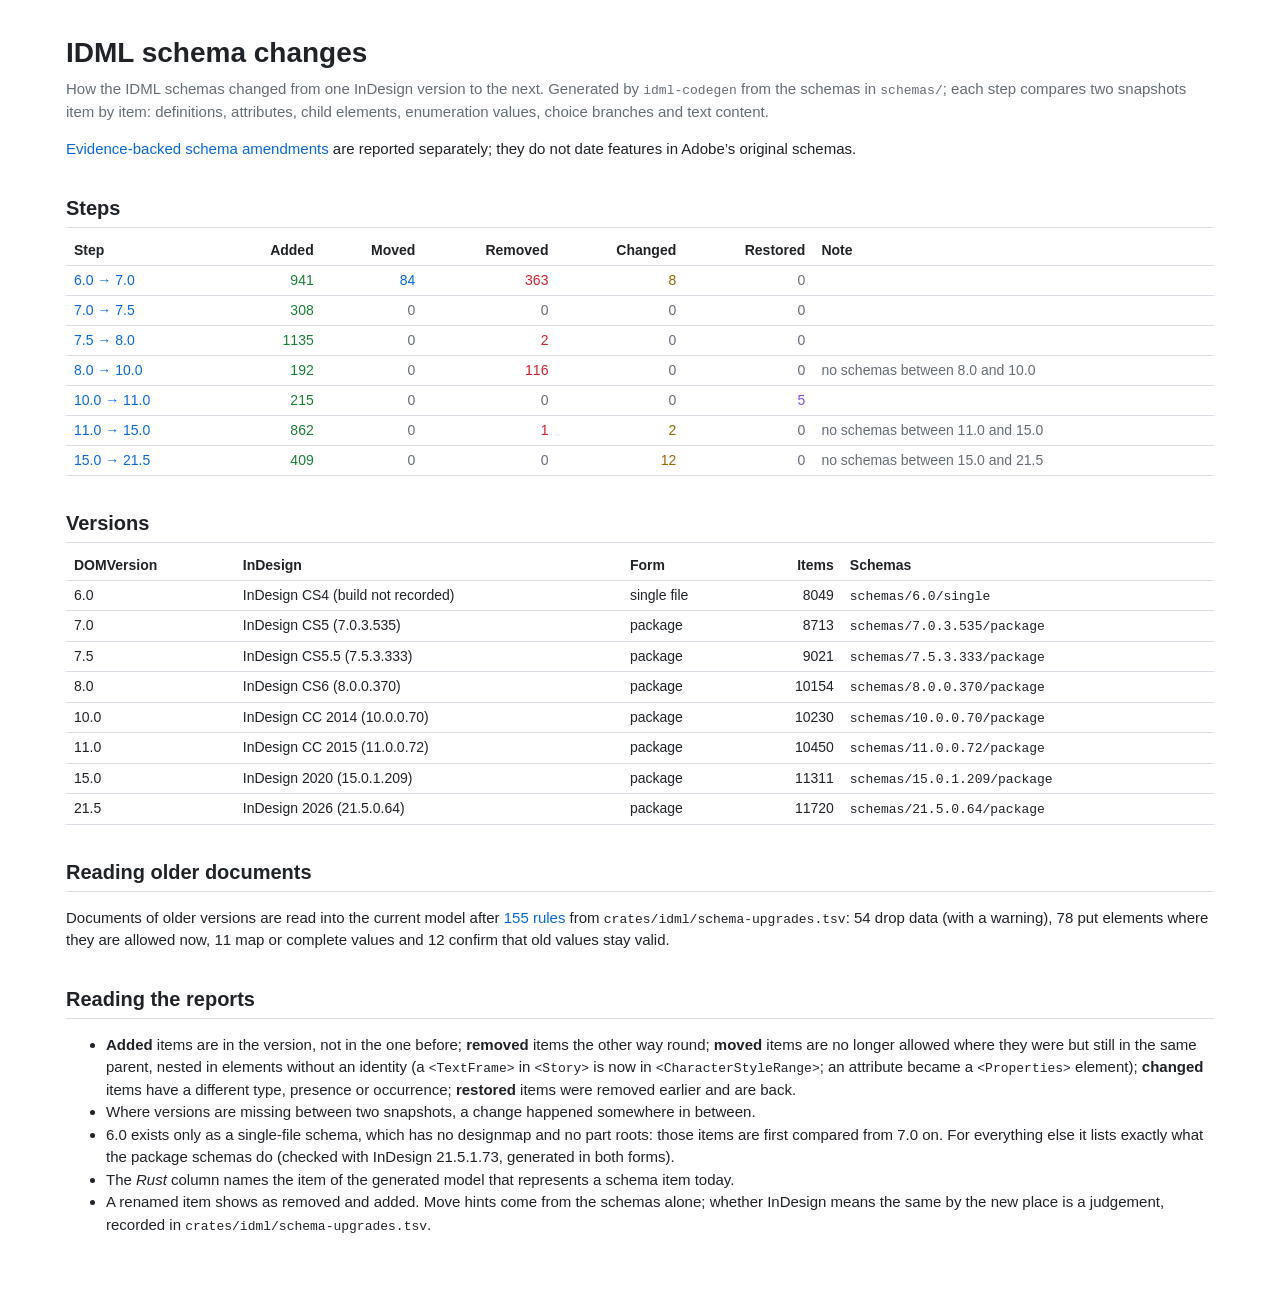
<file: docs/index.html>
<!doctype html>
<html lang="en">
<head>
<meta charset="utf-8">
<meta name="viewport" content="width=device-width, initial-scale=1">
<title>IDML schema changes</title>
<link rel="stylesheet" href="style.css">
</head>
<body>
<!-- @generated by idml-codegen from the schemas in schemas/. Do not edit. -->
<h1>IDML schema changes</h1>
<p class="lead">How the IDML schemas changed from one InDesign version to the next. Generated by <code>idml-codegen</code> from the schemas in <code>schemas/</code>; each step compares two snapshots item by item: definitions, attributes, child elements, enumeration values, choice branches and text content.</p>
<p><a href="amendments.html">Evidence-backed schema amendments</a> are reported separately; they do not date features in Adobe’s original schemas.</p>
<h2>Steps</h2>
<div class="scroll"><table>
<tr><th>Step</th><th class="num">Added</th><th class="num">Moved</th><th class="num">Removed</th><th class="num">Changed</th><th class="num">Restored</th><th>Note</th></tr>
<tr><td><a href="6.0-to-7.0.html">6.0 → 7.0</a></td><td class="num added">941</td><td class="num moved">84</td><td class="num removed">363</td><td class="num changed">8</td><td class="num zero">0</td><td class="muted"></td></tr>
<tr><td><a href="7.0-to-7.5.html">7.0 → 7.5</a></td><td class="num added">308</td><td class="num zero">0</td><td class="num zero">0</td><td class="num zero">0</td><td class="num zero">0</td><td class="muted"></td></tr>
<tr><td><a href="7.5-to-8.0.html">7.5 → 8.0</a></td><td class="num added">1135</td><td class="num zero">0</td><td class="num removed">2</td><td class="num zero">0</td><td class="num zero">0</td><td class="muted"></td></tr>
<tr><td><a href="8.0-to-10.0.html">8.0 → 10.0</a></td><td class="num added">192</td><td class="num zero">0</td><td class="num removed">116</td><td class="num zero">0</td><td class="num zero">0</td><td class="muted">no schemas between 8.0 and 10.0</td></tr>
<tr><td><a href="10.0-to-11.0.html">10.0 → 11.0</a></td><td class="num added">215</td><td class="num zero">0</td><td class="num zero">0</td><td class="num zero">0</td><td class="num restored">5</td><td class="muted"></td></tr>
<tr><td><a href="11.0-to-15.0.html">11.0 → 15.0</a></td><td class="num added">862</td><td class="num zero">0</td><td class="num removed">1</td><td class="num changed">2</td><td class="num zero">0</td><td class="muted">no schemas between 11.0 and 15.0</td></tr>
<tr><td><a href="15.0-to-21.5.html">15.0 → 21.5</a></td><td class="num added">409</td><td class="num zero">0</td><td class="num zero">0</td><td class="num changed">12</td><td class="num zero">0</td><td class="muted">no schemas between 15.0 and 21.5</td></tr>
</table></div>
<h2>Versions</h2>
<div class="scroll"><table>
<tr><th>DOMVersion</th><th>InDesign</th><th>Form</th><th class="num">Items</th><th>Schemas</th></tr>
<tr><td>6.0</td><td>InDesign CS4 (build not recorded)</td><td>single file</td><td class="num">8049</td><td><code>schemas/6.0/single</code></td></tr>
<tr><td>7.0</td><td>InDesign CS5 (7.0.3.535)</td><td>package</td><td class="num">8713</td><td><code>schemas/7.0.3.535/package</code></td></tr>
<tr><td>7.5</td><td>InDesign CS5.5 (7.5.3.333)</td><td>package</td><td class="num">9021</td><td><code>schemas/7.5.3.333/package</code></td></tr>
<tr><td>8.0</td><td>InDesign CS6 (8.0.0.370)</td><td>package</td><td class="num">10154</td><td><code>schemas/8.0.0.370/package</code></td></tr>
<tr><td>10.0</td><td>InDesign CC 2014 (10.0.0.70)</td><td>package</td><td class="num">10230</td><td><code>schemas/10.0.0.70/package</code></td></tr>
<tr><td>11.0</td><td>InDesign CC 2015 (11.0.0.72)</td><td>package</td><td class="num">10450</td><td><code>schemas/11.0.0.72/package</code></td></tr>
<tr><td>15.0</td><td>InDesign 2020 (15.0.1.209)</td><td>package</td><td class="num">11311</td><td><code>schemas/15.0.1.209/package</code></td></tr>
<tr><td>21.5</td><td>InDesign 2026 (21.5.0.64)</td><td>package</td><td class="num">11720</td><td><code>schemas/21.5.0.64/package</code></td></tr>
</table></div>
<h2>Reading older documents</h2>
<p>Documents of older versions are read into the current model after <a href="upgrades.html">155 rules</a> from <code>crates/idml/schema-upgrades.tsv</code>: 54 drop data (with a warning), 78 put elements where they are allowed now, 11 map or complete values and 12 confirm that old values stay valid.</p>
<h2>Reading the reports</h2>
<ul>
<li><b>Added</b> items are in the version, not in the one before; <b>removed</b> items the other way round; <b>moved</b> items are no longer allowed where they were but still in the same parent, nested in elements without an identity (a <code>&lt;TextFrame&gt;</code> in <code>&lt;Story&gt;</code> is now in <code>&lt;CharacterStyleRange&gt;</code>; an attribute became a <code>&lt;Properties&gt;</code> element); <b>changed</b> items have a different type, presence or occurrence; <b>restored</b> items were removed earlier and are back.</li>
<li>Where versions are missing between two snapshots, a change happened somewhere in between.</li>
<li>6.0 exists only as a single-file schema, which has no designmap and no part roots: those items are first compared from 7.0 on. For everything else it lists exactly what the package schemas do (checked with InDesign 21.5.1.73, generated in both forms).</li>
<li>The <i>Rust</i> column names the item of the generated model that represents a schema item today.</li>
<li>A renamed item shows as removed and added. Move hints come from the schemas alone; whether InDesign means the same by the new place is a judgement, recorded in <code>crates/idml/schema-upgrades.tsv</code>.</li>
</ul>
</body>
</html>
</file>
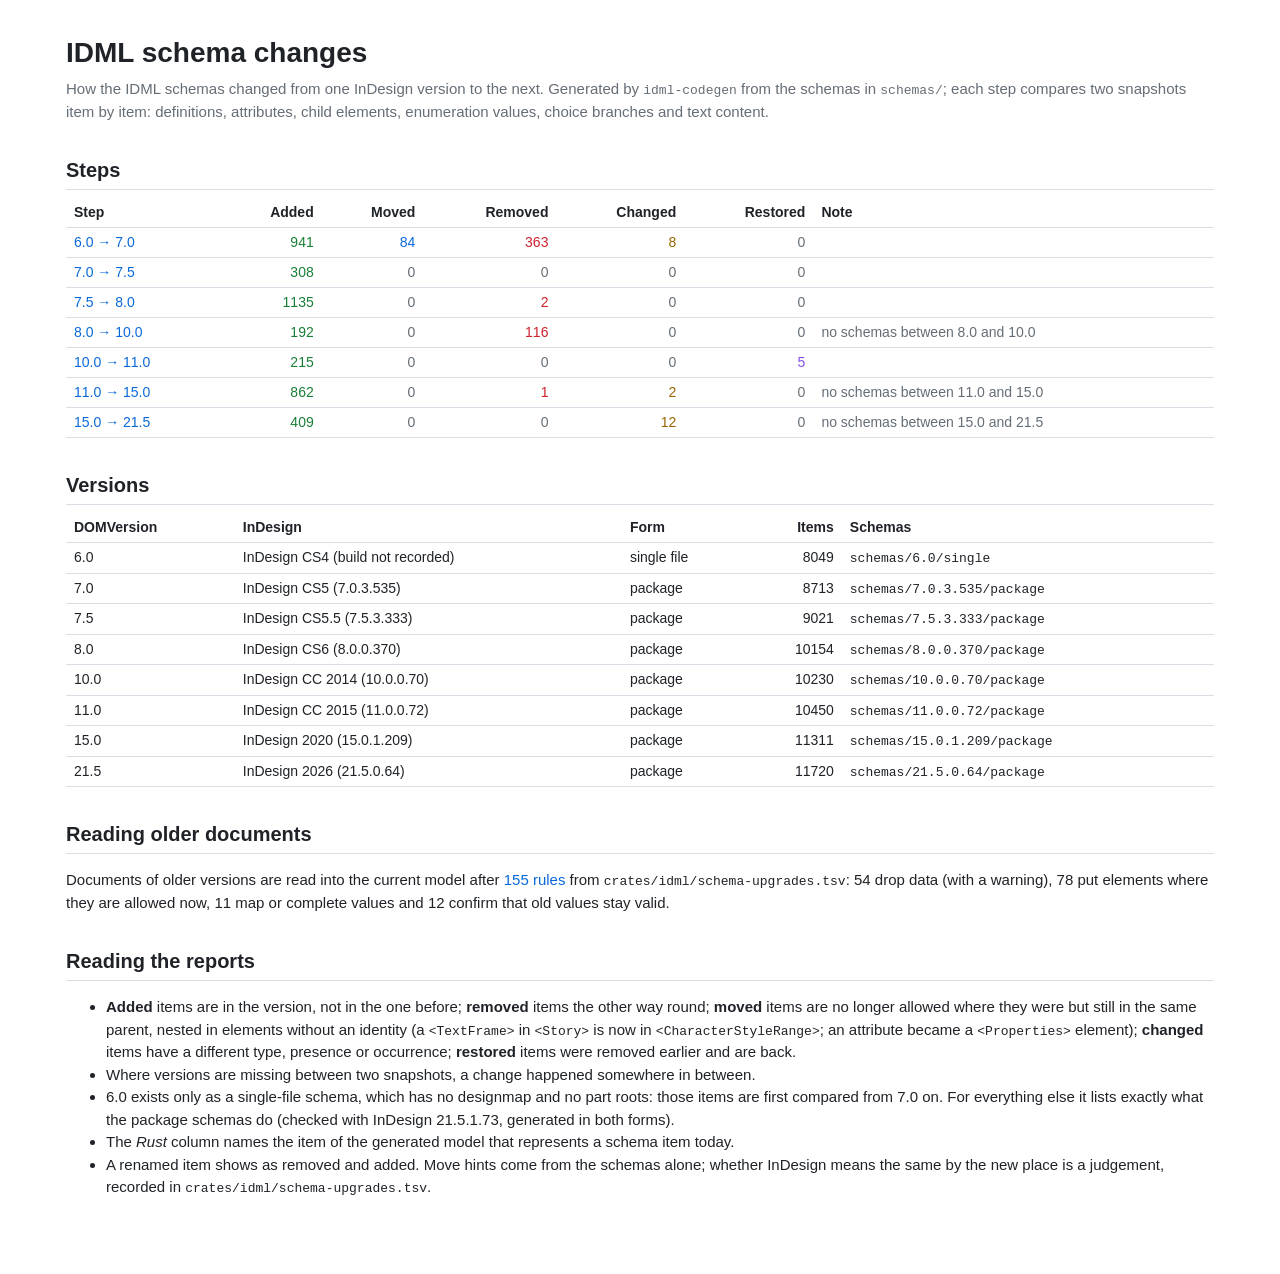
<file: docs/schema-changes/index.html>
<!doctype html>
<html lang="en">
<head>
<meta charset="utf-8">
<meta name="viewport" content="width=device-width, initial-scale=1">
<title>IDML schema changes</title>
<link rel="stylesheet" href="style.css">
</head>
<body>
<!-- @generated by idml-codegen from the schemas in schemas/. Do not edit. -->
<h1>IDML schema changes</h1>
<p class="lead">How the IDML schemas changed from one InDesign version to the next. Generated by <code>idml-codegen</code> from the schemas in <code>schemas/</code>; each step compares two snapshots item by item: definitions, attributes, child elements, enumeration values, choice branches and text content.</p>
<h2>Steps</h2>
<div class="scroll"><table>
<tr><th>Step</th><th class="num">Added</th><th class="num">Moved</th><th class="num">Removed</th><th class="num">Changed</th><th class="num">Restored</th><th>Note</th></tr>
<tr><td><a href="6.0-to-7.0.html">6.0 → 7.0</a></td><td class="num added">941</td><td class="num moved">84</td><td class="num removed">363</td><td class="num changed">8</td><td class="num zero">0</td><td class="muted"></td></tr>
<tr><td><a href="7.0-to-7.5.html">7.0 → 7.5</a></td><td class="num added">308</td><td class="num zero">0</td><td class="num zero">0</td><td class="num zero">0</td><td class="num zero">0</td><td class="muted"></td></tr>
<tr><td><a href="7.5-to-8.0.html">7.5 → 8.0</a></td><td class="num added">1135</td><td class="num zero">0</td><td class="num removed">2</td><td class="num zero">0</td><td class="num zero">0</td><td class="muted"></td></tr>
<tr><td><a href="8.0-to-10.0.html">8.0 → 10.0</a></td><td class="num added">192</td><td class="num zero">0</td><td class="num removed">116</td><td class="num zero">0</td><td class="num zero">0</td><td class="muted">no schemas between 8.0 and 10.0</td></tr>
<tr><td><a href="10.0-to-11.0.html">10.0 → 11.0</a></td><td class="num added">215</td><td class="num zero">0</td><td class="num zero">0</td><td class="num zero">0</td><td class="num restored">5</td><td class="muted"></td></tr>
<tr><td><a href="11.0-to-15.0.html">11.0 → 15.0</a></td><td class="num added">862</td><td class="num zero">0</td><td class="num removed">1</td><td class="num changed">2</td><td class="num zero">0</td><td class="muted">no schemas between 11.0 and 15.0</td></tr>
<tr><td><a href="15.0-to-21.5.html">15.0 → 21.5</a></td><td class="num added">409</td><td class="num zero">0</td><td class="num zero">0</td><td class="num changed">12</td><td class="num zero">0</td><td class="muted">no schemas between 15.0 and 21.5</td></tr>
</table></div>
<h2>Versions</h2>
<div class="scroll"><table>
<tr><th>DOMVersion</th><th>InDesign</th><th>Form</th><th class="num">Items</th><th>Schemas</th></tr>
<tr><td>6.0</td><td>InDesign CS4 (build not recorded)</td><td>single file</td><td class="num">8049</td><td><code>schemas/6.0/single</code></td></tr>
<tr><td>7.0</td><td>InDesign CS5 (7.0.3.535)</td><td>package</td><td class="num">8713</td><td><code>schemas/7.0.3.535/package</code></td></tr>
<tr><td>7.5</td><td>InDesign CS5.5 (7.5.3.333)</td><td>package</td><td class="num">9021</td><td><code>schemas/7.5.3.333/package</code></td></tr>
<tr><td>8.0</td><td>InDesign CS6 (8.0.0.370)</td><td>package</td><td class="num">10154</td><td><code>schemas/8.0.0.370/package</code></td></tr>
<tr><td>10.0</td><td>InDesign CC 2014 (10.0.0.70)</td><td>package</td><td class="num">10230</td><td><code>schemas/10.0.0.70/package</code></td></tr>
<tr><td>11.0</td><td>InDesign CC 2015 (11.0.0.72)</td><td>package</td><td class="num">10450</td><td><code>schemas/11.0.0.72/package</code></td></tr>
<tr><td>15.0</td><td>InDesign 2020 (15.0.1.209)</td><td>package</td><td class="num">11311</td><td><code>schemas/15.0.1.209/package</code></td></tr>
<tr><td>21.5</td><td>InDesign 2026 (21.5.0.64)</td><td>package</td><td class="num">11720</td><td><code>schemas/21.5.0.64/package</code></td></tr>
</table></div>
<h2>Reading older documents</h2>
<p>Documents of older versions are read into the current model after <a href="upgrades.html">155 rules</a> from <code>crates/idml/schema-upgrades.tsv</code>: 54 drop data (with a warning), 78 put elements where they are allowed now, 11 map or complete values and 12 confirm that old values stay valid.</p>
<h2>Reading the reports</h2>
<ul>
<li><b>Added</b> items are in the version, not in the one before; <b>removed</b> items the other way round; <b>moved</b> items are no longer allowed where they were but still in the same parent, nested in elements without an identity (a <code>&lt;TextFrame&gt;</code> in <code>&lt;Story&gt;</code> is now in <code>&lt;CharacterStyleRange&gt;</code>; an attribute became a <code>&lt;Properties&gt;</code> element); <b>changed</b> items have a different type, presence or occurrence; <b>restored</b> items were removed earlier and are back.</li>
<li>Where versions are missing between two snapshots, a change happened somewhere in between.</li>
<li>6.0 exists only as a single-file schema, which has no designmap and no part roots: those items are first compared from 7.0 on. For everything else it lists exactly what the package schemas do (checked with InDesign 21.5.1.73, generated in both forms).</li>
<li>The <i>Rust</i> column names the item of the generated model that represents a schema item today.</li>
<li>A renamed item shows as removed and added. Move hints come from the schemas alone; whether InDesign means the same by the new place is a judgement, recorded in <code>crates/idml/schema-upgrades.tsv</code>.</li>
</ul>
</body>
</html>
</file>
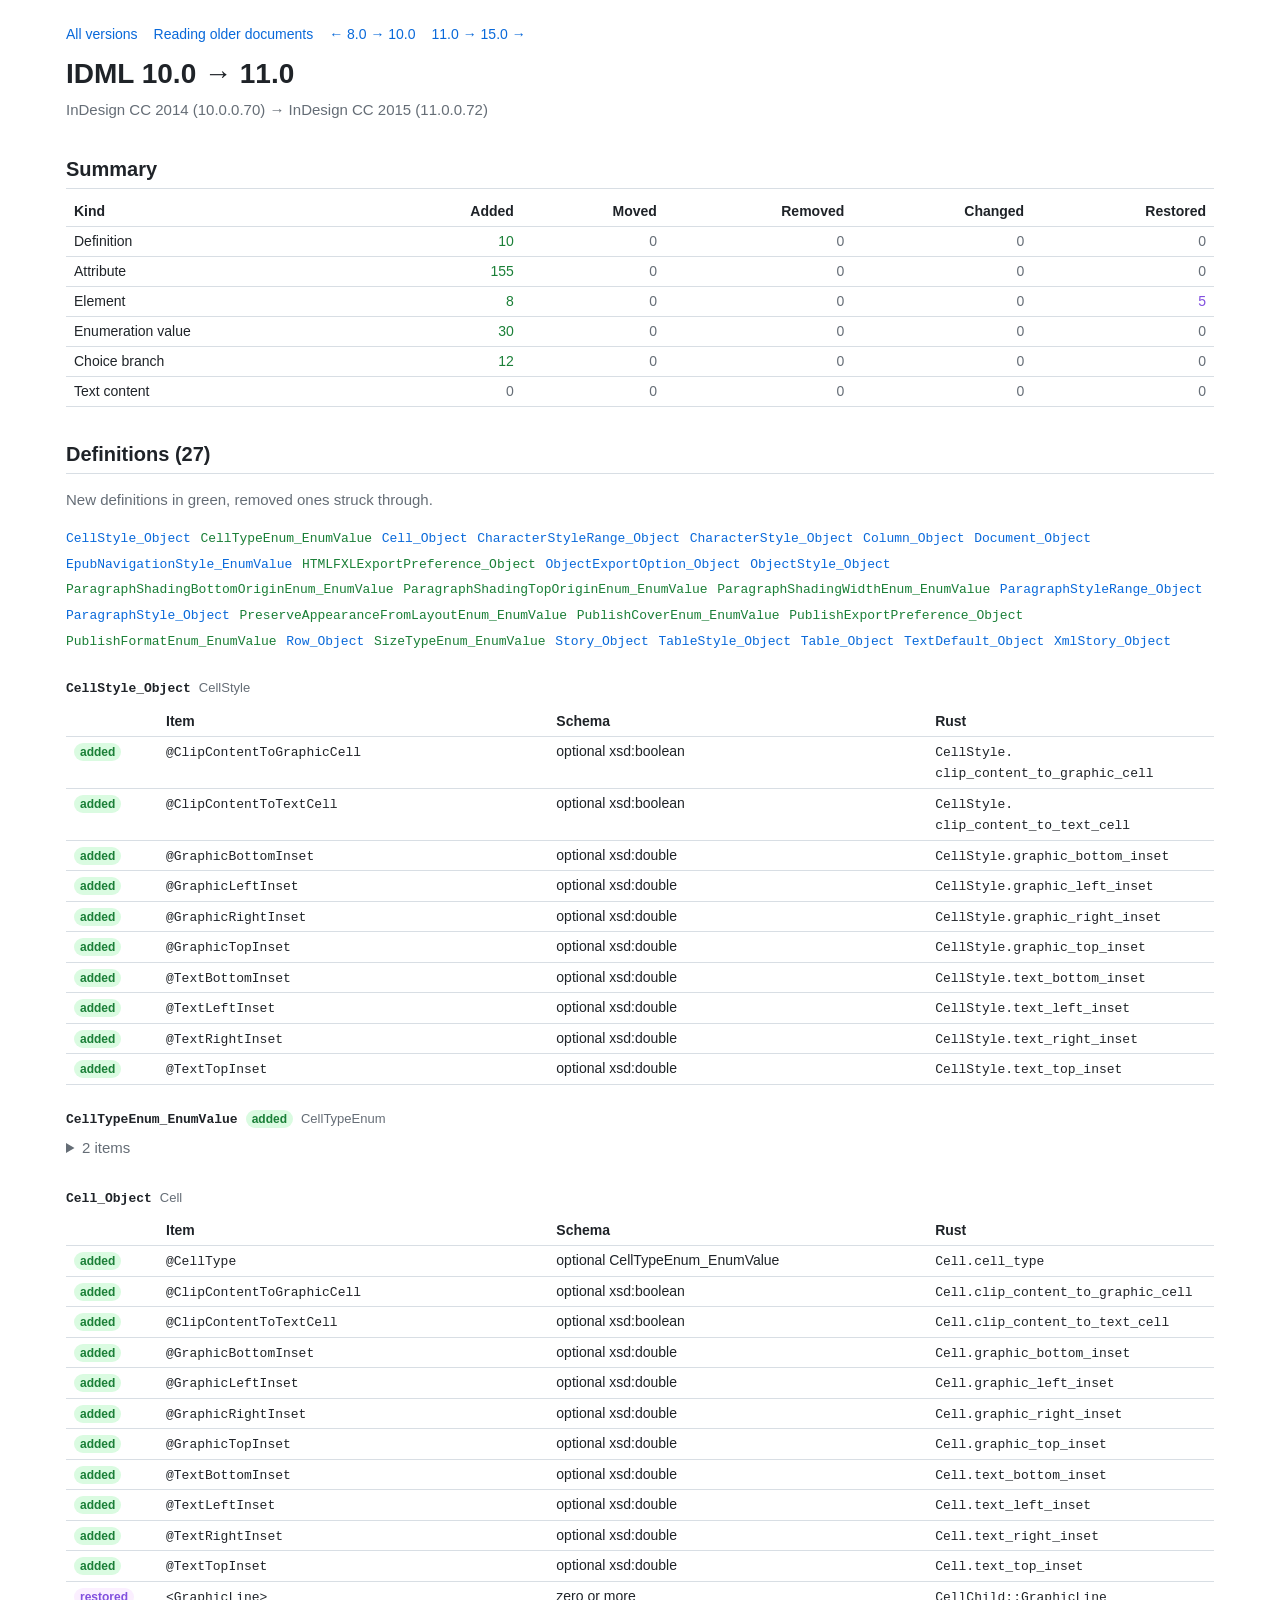
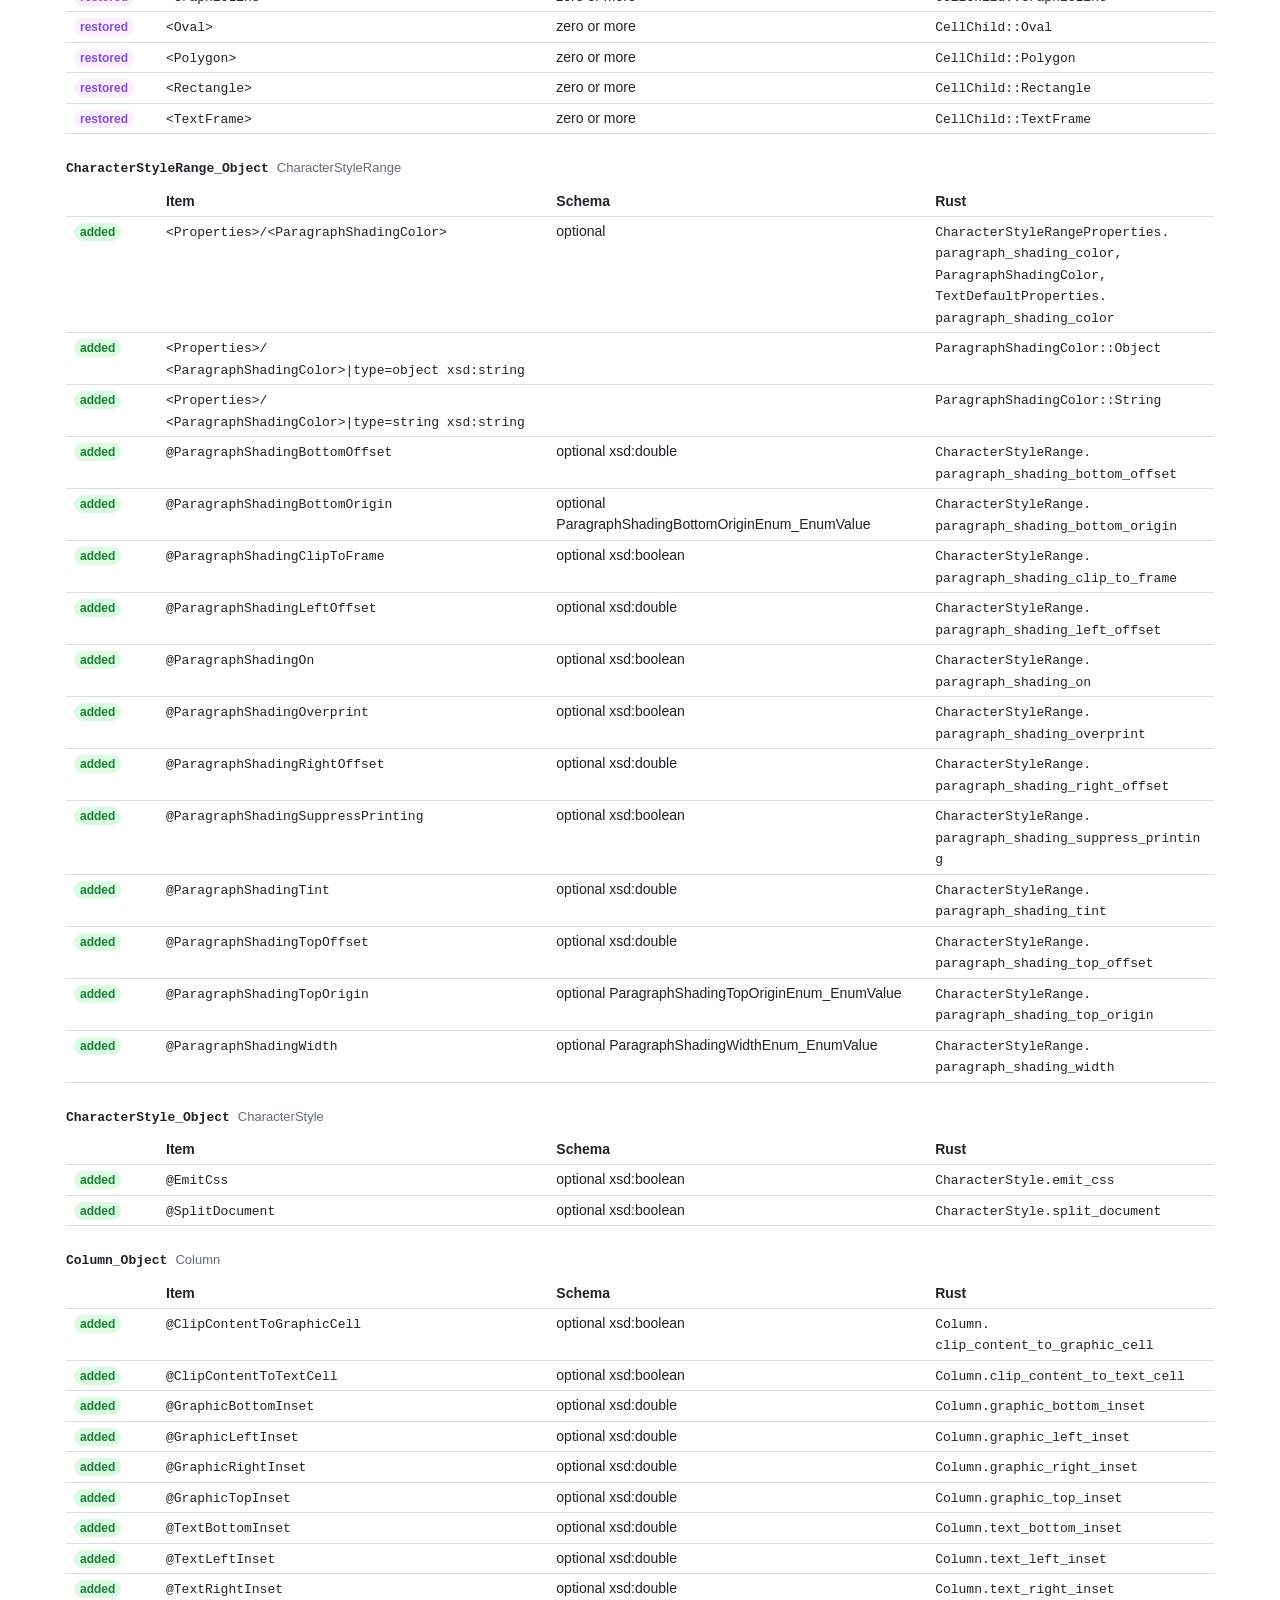
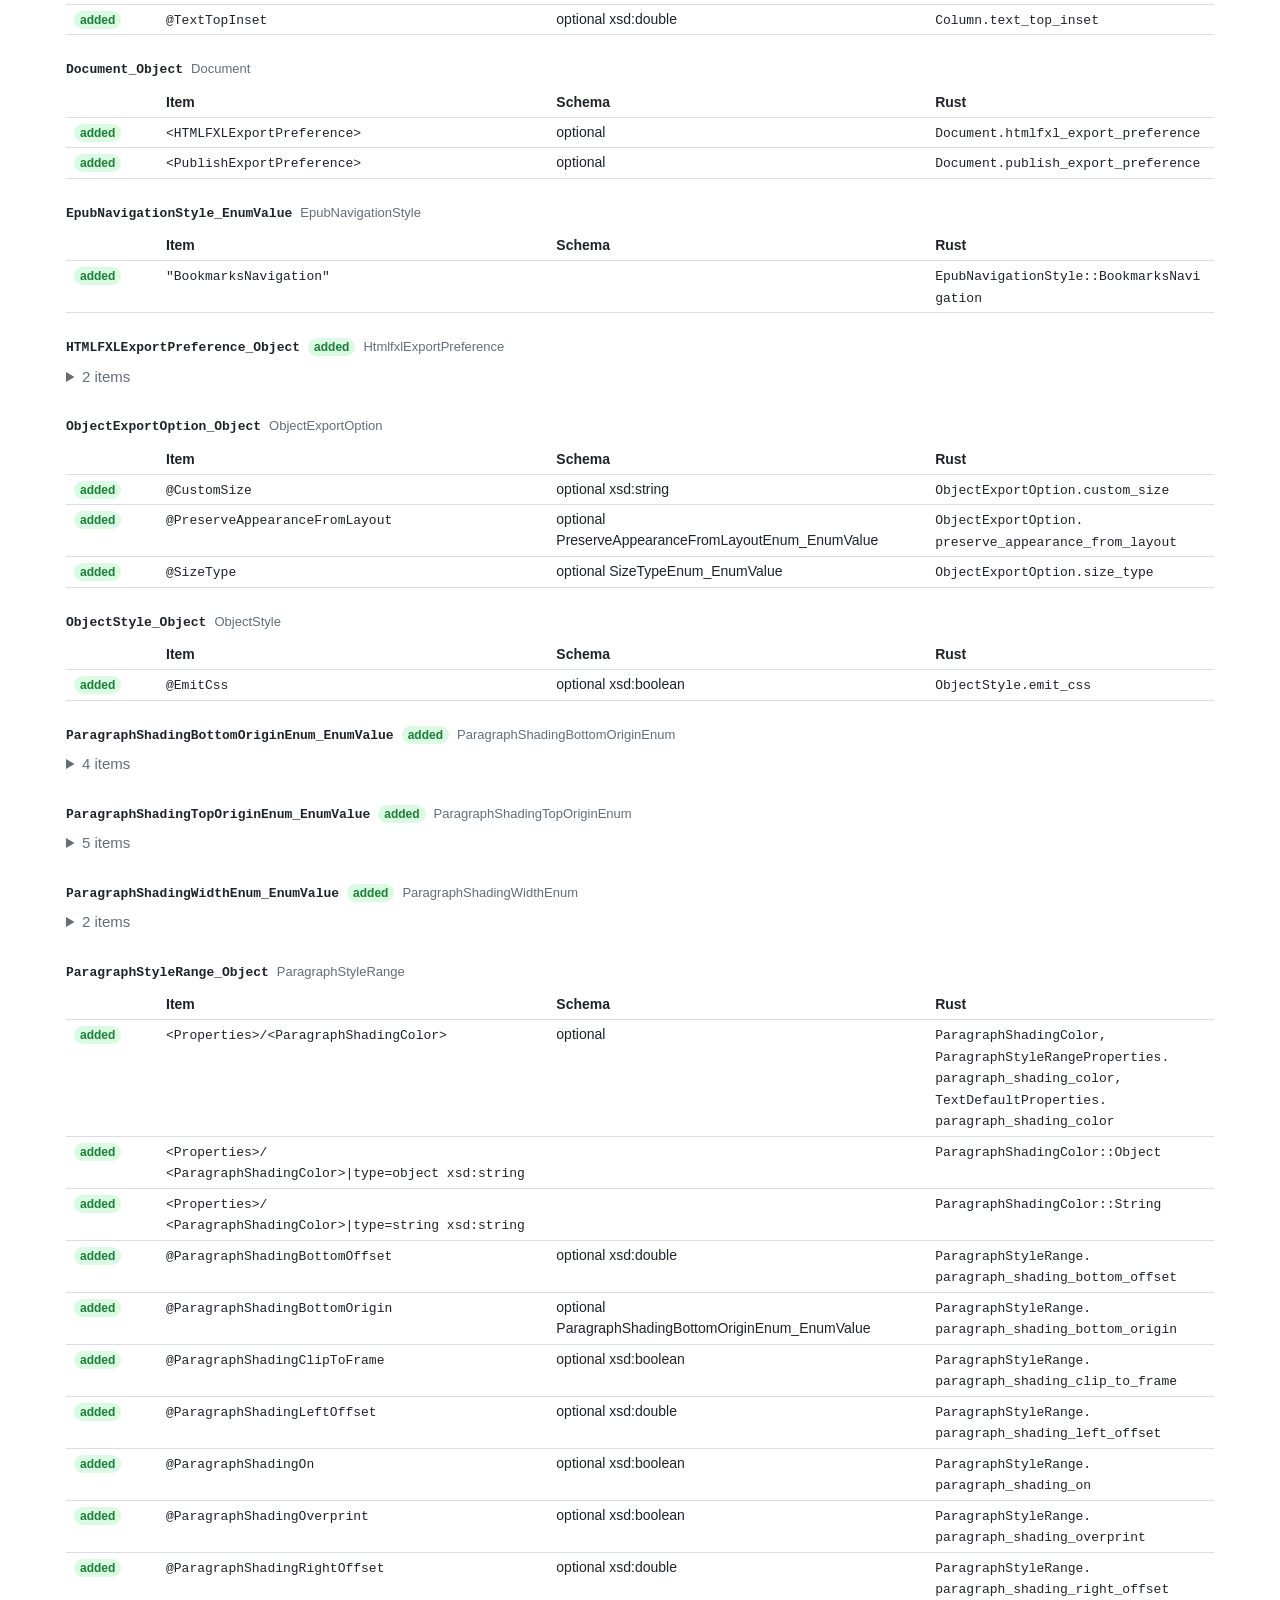
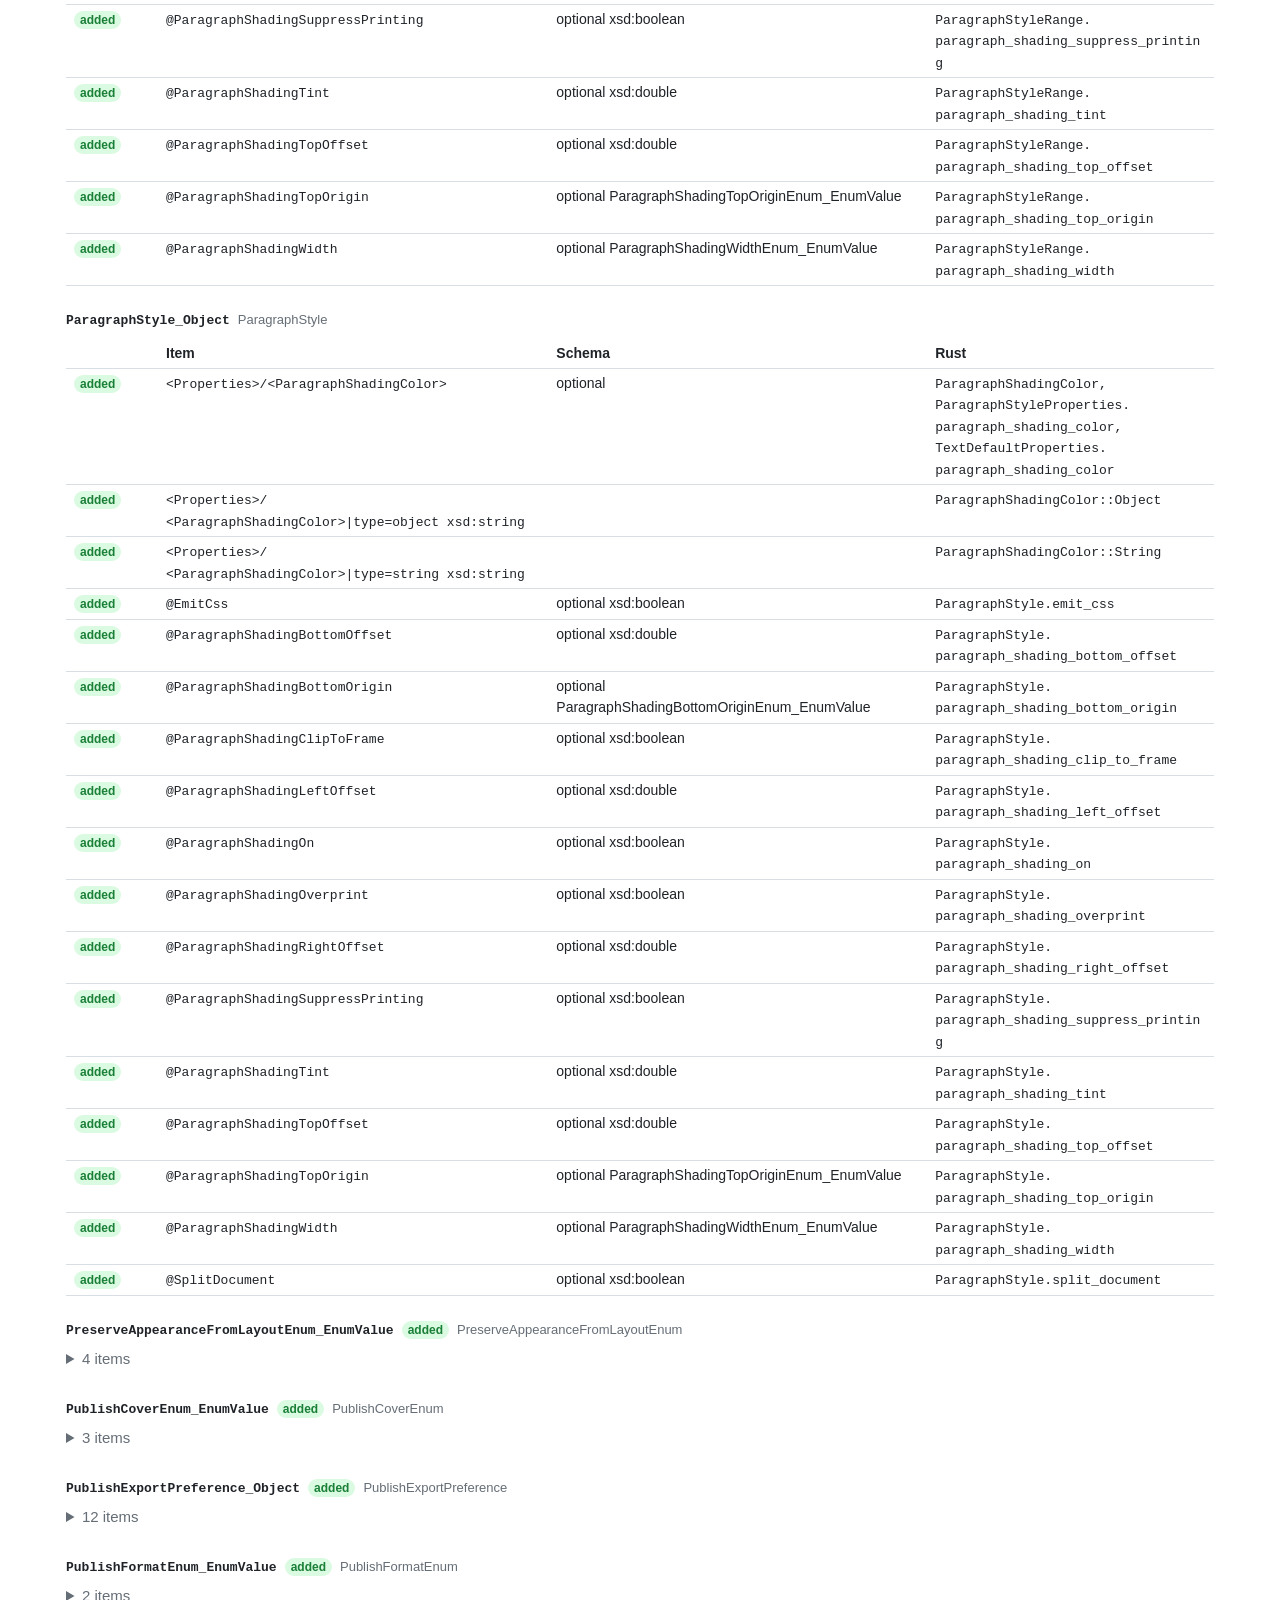
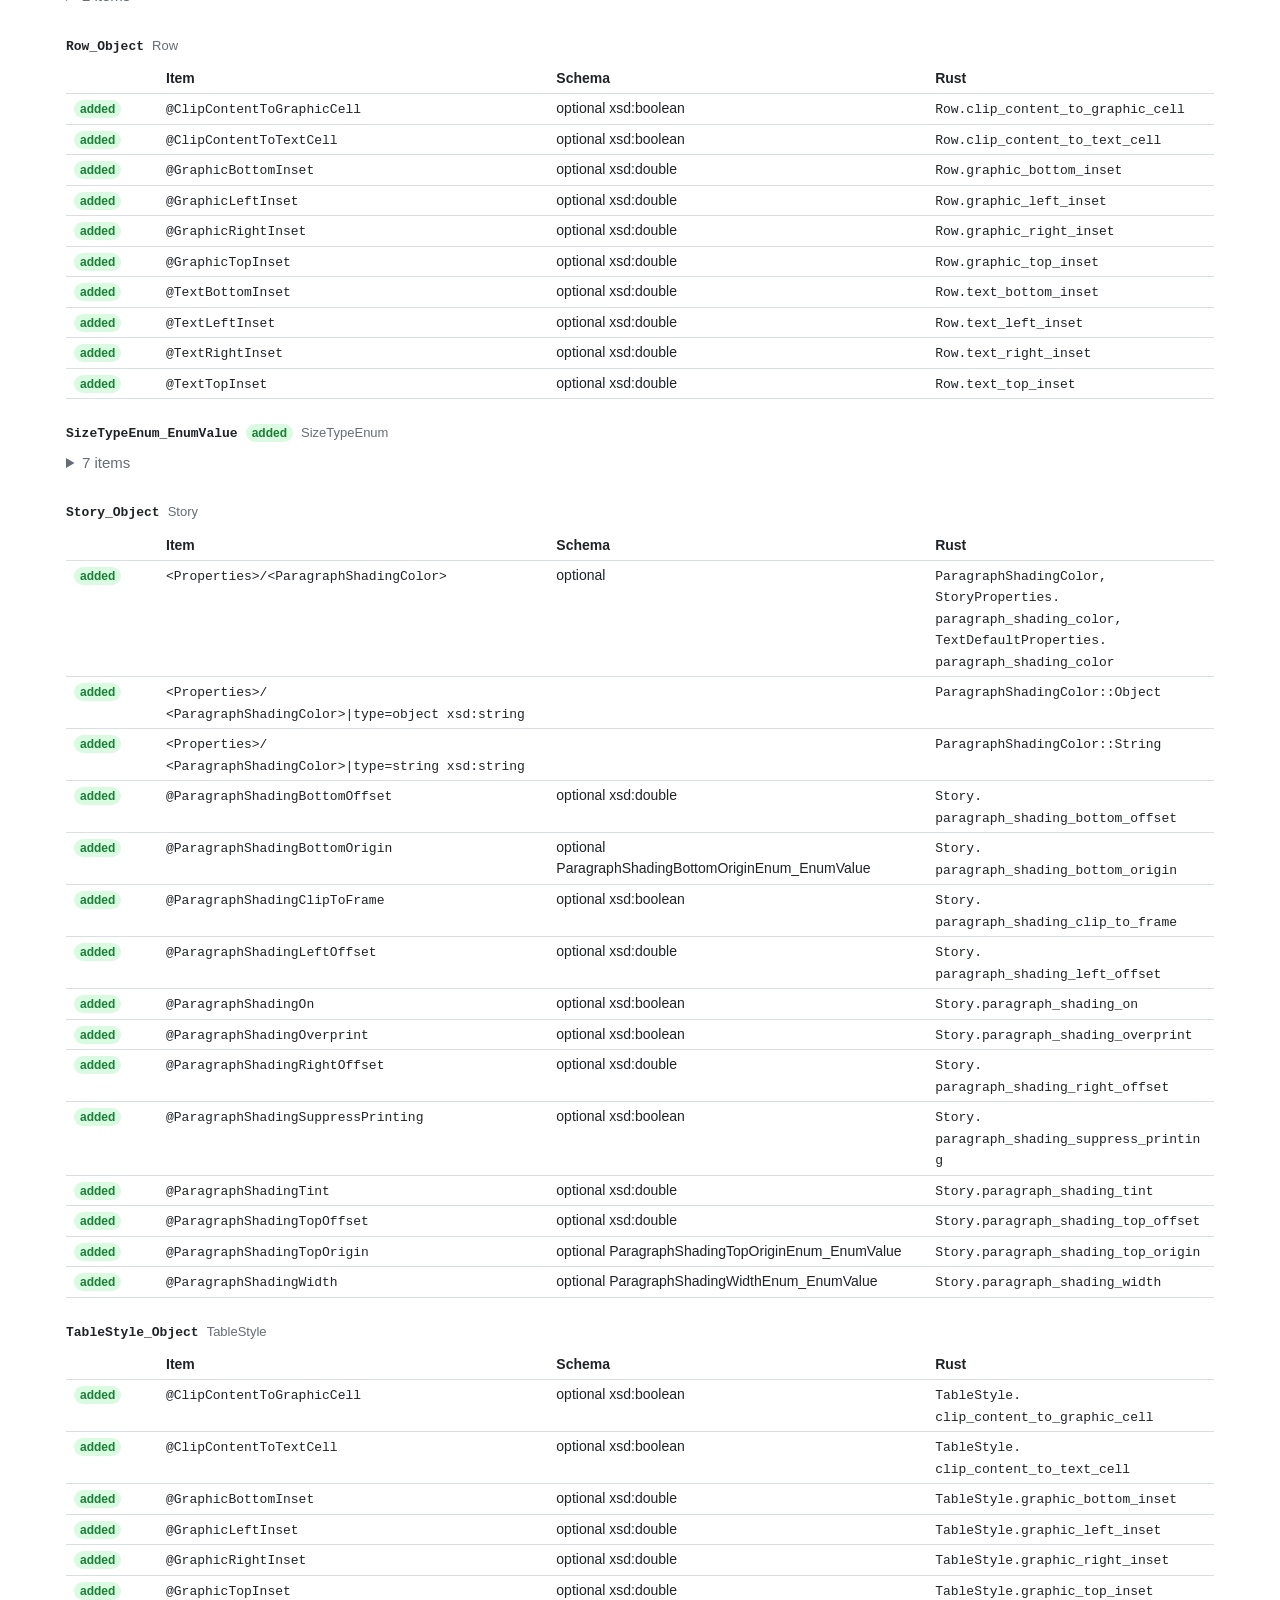
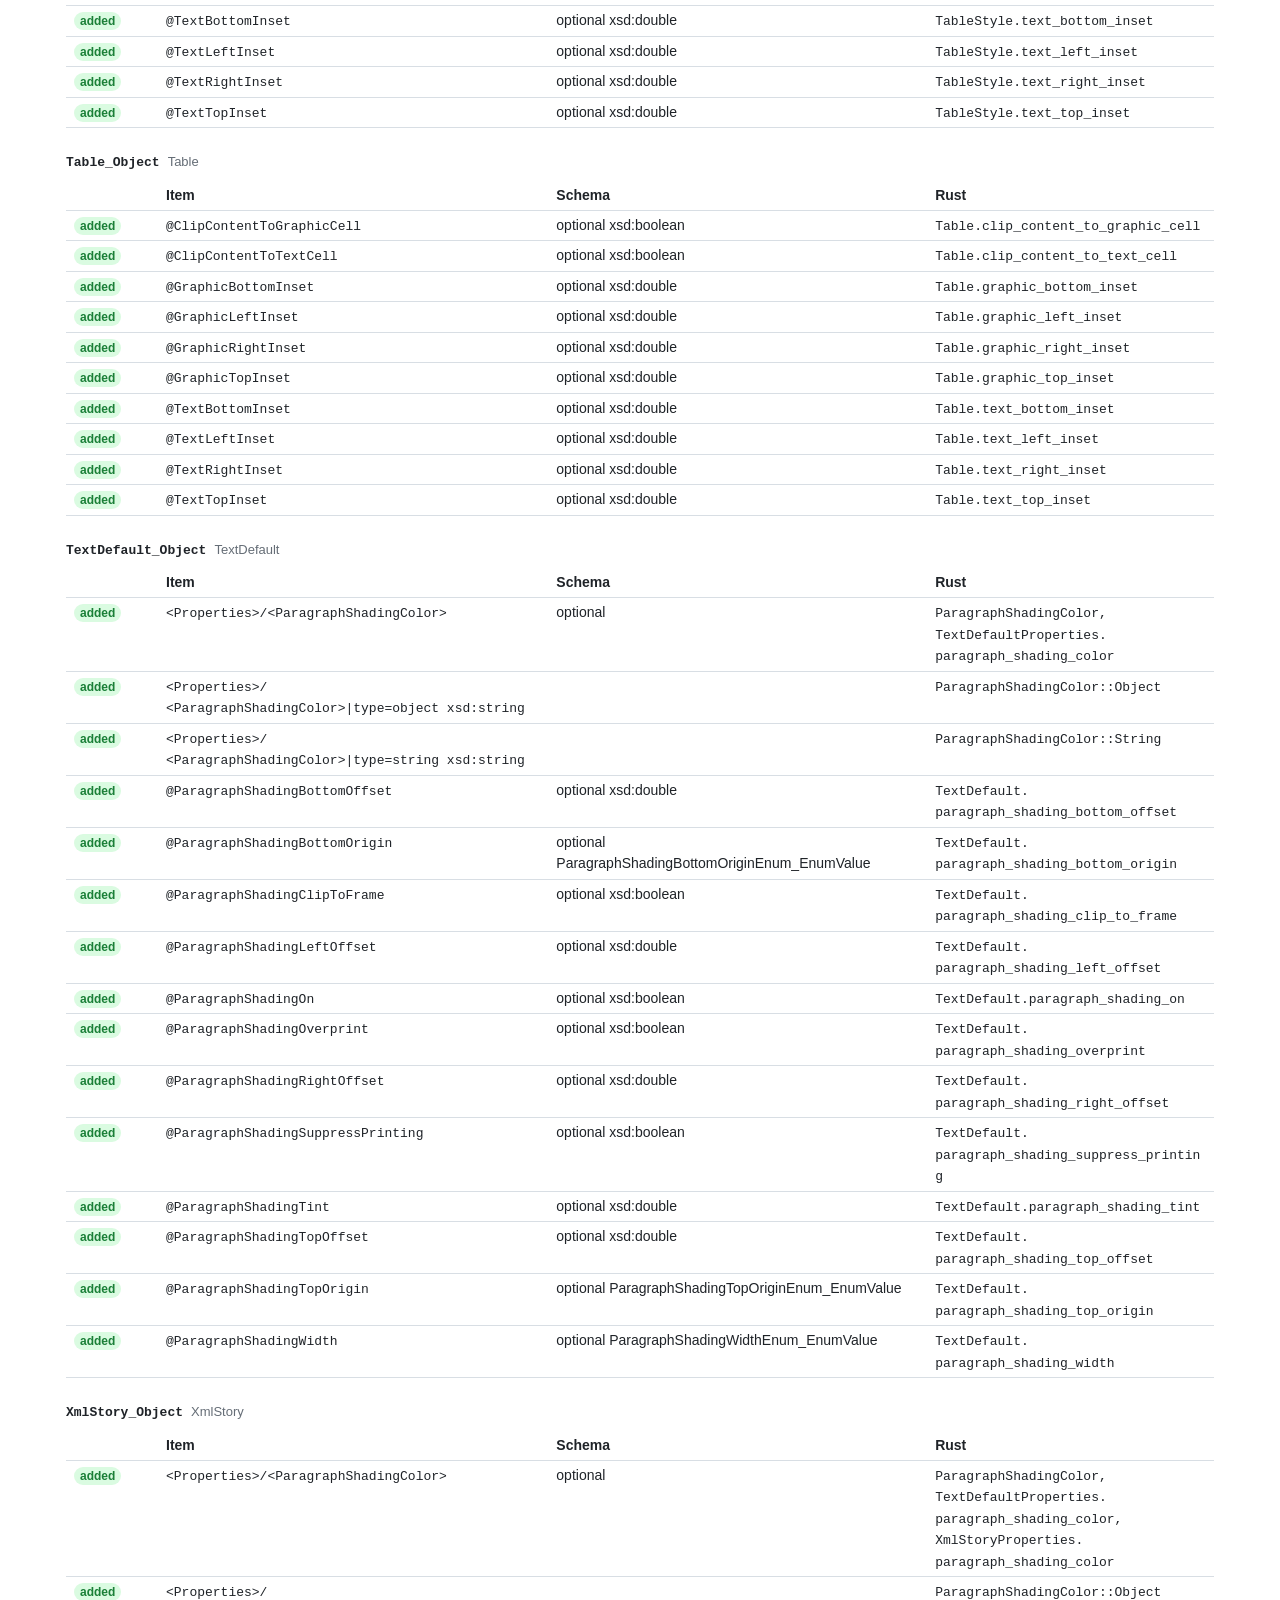
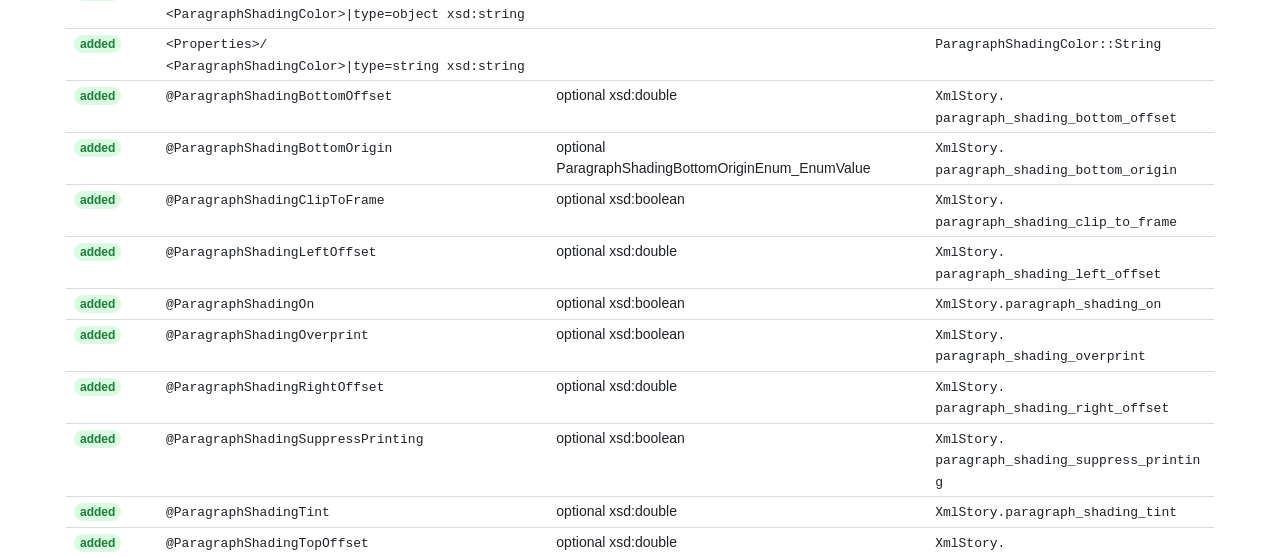
<file: docs/10.0-to-11.0.html>
<!doctype html>
<html lang="en">
<head>
<meta charset="utf-8">
<meta name="viewport" content="width=device-width, initial-scale=1">
<title>IDML 10.0 → 11.0</title>
<link rel="stylesheet" href="style.css">
</head>
<body>
<!-- @generated by idml-codegen from the schemas in schemas/. Do not edit. -->
<nav><a href="index.html">All versions</a><a href="upgrades.html">Reading older documents</a><a href="8.0-to-10.0.html">← 8.0 → 10.0</a><a href="11.0-to-15.0.html">11.0 → 15.0 →</a></nav>
<h1>IDML 10.0 → 11.0</h1>
<p class="lead">InDesign CC 2014 (10.0.0.70) → InDesign CC 2015 (11.0.0.72)</p>
<h2>Summary</h2>
<div class="scroll"><table>
<tr><th>Kind</th><th class="num">Added</th><th class="num">Moved</th><th class="num">Removed</th><th class="num">Changed</th><th class="num">Restored</th></tr>
<tr><td>Definition</td><td class="num added">10</td><td class="num zero">0</td><td class="num zero">0</td><td class="num zero">0</td><td class="num zero">0</td></tr>
<tr><td>Attribute</td><td class="num added">155</td><td class="num zero">0</td><td class="num zero">0</td><td class="num zero">0</td><td class="num zero">0</td></tr>
<tr><td>Element</td><td class="num added">8</td><td class="num zero">0</td><td class="num zero">0</td><td class="num zero">0</td><td class="num restored">5</td></tr>
<tr><td>Enumeration value</td><td class="num added">30</td><td class="num zero">0</td><td class="num zero">0</td><td class="num zero">0</td><td class="num zero">0</td></tr>
<tr><td>Choice branch</td><td class="num added">12</td><td class="num zero">0</td><td class="num zero">0</td><td class="num zero">0</td><td class="num zero">0</td></tr>
<tr><td>Text content</td><td class="num zero">0</td><td class="num zero">0</td><td class="num zero">0</td><td class="num zero">0</td><td class="num zero">0</td></tr>
</table></div>
<h2>Definitions (27)</h2>
<p class="muted">New definitions in green, removed ones struck through.</p>
<p class="toc">
<a class="" href="#CellStyle_Object">CellStyle_Object</a> <a class="added" href="#CellTypeEnum_EnumValue">CellTypeEnum_EnumValue</a> <a class="" href="#Cell_Object">Cell_Object</a> <a class="" href="#CharacterStyleRange_Object">CharacterStyleRange_Object</a> <a class="" href="#CharacterStyle_Object">CharacterStyle_Object</a> <a class="" href="#Column_Object">Column_Object</a> <a class="" href="#Document_Object">Document_Object</a> <a class="" href="#EpubNavigationStyle_EnumValue">EpubNavigationStyle_EnumValue</a> <a class="added" href="#HTMLFXLExportPreference_Object">HTMLFXLExportPreference_Object</a> <a class="" href="#ObjectExportOption_Object">ObjectExportOption_Object</a> <a class="" href="#ObjectStyle_Object">ObjectStyle_Object</a> <a class="added" href="#ParagraphShadingBottomOriginEnum_EnumValue">ParagraphShadingBottomOriginEnum_EnumValue</a> <a class="added" href="#ParagraphShadingTopOriginEnum_EnumValue">ParagraphShadingTopOriginEnum_EnumValue</a> <a class="added" href="#ParagraphShadingWidthEnum_EnumValue">ParagraphShadingWidthEnum_EnumValue</a> <a class="" href="#ParagraphStyleRange_Object">ParagraphStyleRange_Object</a> <a class="" href="#ParagraphStyle_Object">ParagraphStyle_Object</a> <a class="added" href="#PreserveAppearanceFromLayoutEnum_EnumValue">PreserveAppearanceFromLayoutEnum_EnumValue</a> <a class="added" href="#PublishCoverEnum_EnumValue">PublishCoverEnum_EnumValue</a> <a class="added" href="#PublishExportPreference_Object">PublishExportPreference_Object</a> <a class="added" href="#PublishFormatEnum_EnumValue">PublishFormatEnum_EnumValue</a> <a class="" href="#Row_Object">Row_Object</a> <a class="added" href="#SizeTypeEnum_EnumValue">SizeTypeEnum_EnumValue</a> <a class="" href="#Story_Object">Story_Object</a> <a class="" href="#TableStyle_Object">TableStyle_Object</a> <a class="" href="#Table_Object">Table_Object</a> <a class="" href="#TextDefault_Object">TextDefault_Object</a> <a class="" href="#XmlStory_Object">XmlStory_Object</a> </p>
<section id="CellStyle_Object">
<h3><code>CellStyle_Object</code> <span class="rust">CellStyle</span></h3>
<div class="scroll"><table class="items">
<colgroup><col class="c-change"><col class="c-item"><col class="c-schema"><col class="c-rust"></colgroup>
<tr><th></th><th>Item</th><th>Schema</th><th>Rust</th></tr>
<tr><td><span class="badge added">added</span></td><td><code>@ClipContentToGraphicCell</code></td><td><span>optional xsd:boolean</span></td><td><code>CellStyle.<wbr>clip_content_to_graphic_cell</code></td></tr>
<tr><td><span class="badge added">added</span></td><td><code>@ClipContentToTextCell</code></td><td><span>optional xsd:boolean</span></td><td><code>CellStyle.<wbr>clip_content_to_text_cell</code></td></tr>
<tr><td><span class="badge added">added</span></td><td><code>@GraphicBottomInset</code></td><td><span>optional xsd:double</span></td><td><code>CellStyle.<wbr>graphic_bottom_inset</code></td></tr>
<tr><td><span class="badge added">added</span></td><td><code>@GraphicLeftInset</code></td><td><span>optional xsd:double</span></td><td><code>CellStyle.<wbr>graphic_left_inset</code></td></tr>
<tr><td><span class="badge added">added</span></td><td><code>@GraphicRightInset</code></td><td><span>optional xsd:double</span></td><td><code>CellStyle.<wbr>graphic_right_inset</code></td></tr>
<tr><td><span class="badge added">added</span></td><td><code>@GraphicTopInset</code></td><td><span>optional xsd:double</span></td><td><code>CellStyle.<wbr>graphic_top_inset</code></td></tr>
<tr><td><span class="badge added">added</span></td><td><code>@TextBottomInset</code></td><td><span>optional xsd:double</span></td><td><code>CellStyle.<wbr>text_bottom_inset</code></td></tr>
<tr><td><span class="badge added">added</span></td><td><code>@TextLeftInset</code></td><td><span>optional xsd:double</span></td><td><code>CellStyle.<wbr>text_left_inset</code></td></tr>
<tr><td><span class="badge added">added</span></td><td><code>@TextRightInset</code></td><td><span>optional xsd:double</span></td><td><code>CellStyle.<wbr>text_right_inset</code></td></tr>
<tr><td><span class="badge added">added</span></td><td><code>@TextTopInset</code></td><td><span>optional xsd:double</span></td><td><code>CellStyle.<wbr>text_top_inset</code></td></tr>
</table></div>
</section>
<section id="CellTypeEnum_EnumValue">
<h3><code>CellTypeEnum_EnumValue</code> <span class="badge added">added</span> <span class="rust">CellTypeEnum</span></h3>
<details><summary>2 items</summary>
<div class="scroll"><table class="items">
<colgroup><col class="c-change"><col class="c-item"><col class="c-schema"><col class="c-rust"></colgroup>
<tr><th></th><th>Item</th><th>Schema</th><th>Rust</th></tr>
<tr><td><span class="badge added">added</span></td><td><code>&quot;GraphicTypeCell&quot;</code></td><td></td><td><code>CellTypeEnum::GraphicTypeCell</code></td></tr>
<tr><td><span class="badge added">added</span></td><td><code>&quot;TextTypeCell&quot;</code></td><td></td><td><code>CellTypeEnum::TextTypeCell</code></td></tr>
</table></div>
</details>
</section>
<section id="Cell_Object">
<h3><code>Cell_Object</code> <span class="rust">Cell</span></h3>
<div class="scroll"><table class="items">
<colgroup><col class="c-change"><col class="c-item"><col class="c-schema"><col class="c-rust"></colgroup>
<tr><th></th><th>Item</th><th>Schema</th><th>Rust</th></tr>
<tr><td><span class="badge added">added</span></td><td><code>@CellType</code></td><td><span>optional CellTypeEnum_EnumValue</span></td><td><code>Cell.<wbr>cell_type</code></td></tr>
<tr><td><span class="badge added">added</span></td><td><code>@ClipContentToGraphicCell</code></td><td><span>optional xsd:boolean</span></td><td><code>Cell.<wbr>clip_content_to_graphic_cell</code></td></tr>
<tr><td><span class="badge added">added</span></td><td><code>@ClipContentToTextCell</code></td><td><span>optional xsd:boolean</span></td><td><code>Cell.<wbr>clip_content_to_text_cell</code></td></tr>
<tr><td><span class="badge added">added</span></td><td><code>@GraphicBottomInset</code></td><td><span>optional xsd:double</span></td><td><code>Cell.<wbr>graphic_bottom_inset</code></td></tr>
<tr><td><span class="badge added">added</span></td><td><code>@GraphicLeftInset</code></td><td><span>optional xsd:double</span></td><td><code>Cell.<wbr>graphic_left_inset</code></td></tr>
<tr><td><span class="badge added">added</span></td><td><code>@GraphicRightInset</code></td><td><span>optional xsd:double</span></td><td><code>Cell.<wbr>graphic_right_inset</code></td></tr>
<tr><td><span class="badge added">added</span></td><td><code>@GraphicTopInset</code></td><td><span>optional xsd:double</span></td><td><code>Cell.<wbr>graphic_top_inset</code></td></tr>
<tr><td><span class="badge added">added</span></td><td><code>@TextBottomInset</code></td><td><span>optional xsd:double</span></td><td><code>Cell.<wbr>text_bottom_inset</code></td></tr>
<tr><td><span class="badge added">added</span></td><td><code>@TextLeftInset</code></td><td><span>optional xsd:double</span></td><td><code>Cell.<wbr>text_left_inset</code></td></tr>
<tr><td><span class="badge added">added</span></td><td><code>@TextRightInset</code></td><td><span>optional xsd:double</span></td><td><code>Cell.<wbr>text_right_inset</code></td></tr>
<tr><td><span class="badge added">added</span></td><td><code>@TextTopInset</code></td><td><span>optional xsd:double</span></td><td><code>Cell.<wbr>text_top_inset</code></td></tr>
<tr><td><span class="badge restored">restored</span></td><td><code>&lt;GraphicLine&gt;</code></td><td><span>zero or more</span></td><td><code>CellChild::GraphicLine</code></td></tr>
<tr><td><span class="badge restored">restored</span></td><td><code>&lt;Oval&gt;</code></td><td><span>zero or more</span></td><td><code>CellChild::Oval</code></td></tr>
<tr><td><span class="badge restored">restored</span></td><td><code>&lt;Polygon&gt;</code></td><td><span>zero or more</span></td><td><code>CellChild::Polygon</code></td></tr>
<tr><td><span class="badge restored">restored</span></td><td><code>&lt;Rectangle&gt;</code></td><td><span>zero or more</span></td><td><code>CellChild::Rectangle</code></td></tr>
<tr><td><span class="badge restored">restored</span></td><td><code>&lt;TextFrame&gt;</code></td><td><span>zero or more</span></td><td><code>CellChild::TextFrame</code></td></tr>
</table></div>
</section>
<section id="CharacterStyleRange_Object">
<h3><code>CharacterStyleRange_Object</code> <span class="rust">CharacterStyleRange</span></h3>
<div class="scroll"><table class="items">
<colgroup><col class="c-change"><col class="c-item"><col class="c-schema"><col class="c-rust"></colgroup>
<tr><th></th><th>Item</th><th>Schema</th><th>Rust</th></tr>
<tr><td><span class="badge added">added</span></td><td><code>&lt;Properties&gt;/<wbr>&lt;ParagraphShadingColor&gt;</code></td><td><span>optional</span></td><td><code>CharacterStyleRangeProperties.<wbr>paragraph_shading_color, ParagraphShadingColor, TextDefaultProperties.<wbr>paragraph_shading_color</code></td></tr>
<tr><td><span class="badge added">added</span></td><td><code>&lt;Properties&gt;/<wbr>&lt;ParagraphShadingColor&gt;|type=object xsd:string</code></td><td></td><td><code>ParagraphShadingColor::Object</code></td></tr>
<tr><td><span class="badge added">added</span></td><td><code>&lt;Properties&gt;/<wbr>&lt;ParagraphShadingColor&gt;|type=string xsd:string</code></td><td></td><td><code>ParagraphShadingColor::String</code></td></tr>
<tr><td><span class="badge added">added</span></td><td><code>@ParagraphShadingBottomOffset</code></td><td><span>optional xsd:double</span></td><td><code>CharacterStyleRange.<wbr>paragraph_shading_bottom_offset</code></td></tr>
<tr><td><span class="badge added">added</span></td><td><code>@ParagraphShadingBottomOrigin</code></td><td><span>optional ParagraphShadingBottomOriginEnum_EnumValue</span></td><td><code>CharacterStyleRange.<wbr>paragraph_shading_bottom_origin</code></td></tr>
<tr><td><span class="badge added">added</span></td><td><code>@ParagraphShadingClipToFrame</code></td><td><span>optional xsd:boolean</span></td><td><code>CharacterStyleRange.<wbr>paragraph_shading_clip_to_frame</code></td></tr>
<tr><td><span class="badge added">added</span></td><td><code>@ParagraphShadingLeftOffset</code></td><td><span>optional xsd:double</span></td><td><code>CharacterStyleRange.<wbr>paragraph_shading_left_offset</code></td></tr>
<tr><td><span class="badge added">added</span></td><td><code>@ParagraphShadingOn</code></td><td><span>optional xsd:boolean</span></td><td><code>CharacterStyleRange.<wbr>paragraph_shading_on</code></td></tr>
<tr><td><span class="badge added">added</span></td><td><code>@ParagraphShadingOverprint</code></td><td><span>optional xsd:boolean</span></td><td><code>CharacterStyleRange.<wbr>paragraph_shading_overprint</code></td></tr>
<tr><td><span class="badge added">added</span></td><td><code>@ParagraphShadingRightOffset</code></td><td><span>optional xsd:double</span></td><td><code>CharacterStyleRange.<wbr>paragraph_shading_right_offset</code></td></tr>
<tr><td><span class="badge added">added</span></td><td><code>@ParagraphShadingSuppressPrinting</code></td><td><span>optional xsd:boolean</span></td><td><code>CharacterStyleRange.<wbr>paragraph_shading_suppress_printing</code></td></tr>
<tr><td><span class="badge added">added</span></td><td><code>@ParagraphShadingTint</code></td><td><span>optional xsd:double</span></td><td><code>CharacterStyleRange.<wbr>paragraph_shading_tint</code></td></tr>
<tr><td><span class="badge added">added</span></td><td><code>@ParagraphShadingTopOffset</code></td><td><span>optional xsd:double</span></td><td><code>CharacterStyleRange.<wbr>paragraph_shading_top_offset</code></td></tr>
<tr><td><span class="badge added">added</span></td><td><code>@ParagraphShadingTopOrigin</code></td><td><span>optional ParagraphShadingTopOriginEnum_EnumValue</span></td><td><code>CharacterStyleRange.<wbr>paragraph_shading_top_origin</code></td></tr>
<tr><td><span class="badge added">added</span></td><td><code>@ParagraphShadingWidth</code></td><td><span>optional ParagraphShadingWidthEnum_EnumValue</span></td><td><code>CharacterStyleRange.<wbr>paragraph_shading_width</code></td></tr>
</table></div>
</section>
<section id="CharacterStyle_Object">
<h3><code>CharacterStyle_Object</code> <span class="rust">CharacterStyle</span></h3>
<div class="scroll"><table class="items">
<colgroup><col class="c-change"><col class="c-item"><col class="c-schema"><col class="c-rust"></colgroup>
<tr><th></th><th>Item</th><th>Schema</th><th>Rust</th></tr>
<tr><td><span class="badge added">added</span></td><td><code>@EmitCss</code></td><td><span>optional xsd:boolean</span></td><td><code>CharacterStyle.<wbr>emit_css</code></td></tr>
<tr><td><span class="badge added">added</span></td><td><code>@SplitDocument</code></td><td><span>optional xsd:boolean</span></td><td><code>CharacterStyle.<wbr>split_document</code></td></tr>
</table></div>
</section>
<section id="Column_Object">
<h3><code>Column_Object</code> <span class="rust">Column</span></h3>
<div class="scroll"><table class="items">
<colgroup><col class="c-change"><col class="c-item"><col class="c-schema"><col class="c-rust"></colgroup>
<tr><th></th><th>Item</th><th>Schema</th><th>Rust</th></tr>
<tr><td><span class="badge added">added</span></td><td><code>@ClipContentToGraphicCell</code></td><td><span>optional xsd:boolean</span></td><td><code>Column.<wbr>clip_content_to_graphic_cell</code></td></tr>
<tr><td><span class="badge added">added</span></td><td><code>@ClipContentToTextCell</code></td><td><span>optional xsd:boolean</span></td><td><code>Column.<wbr>clip_content_to_text_cell</code></td></tr>
<tr><td><span class="badge added">added</span></td><td><code>@GraphicBottomInset</code></td><td><span>optional xsd:double</span></td><td><code>Column.<wbr>graphic_bottom_inset</code></td></tr>
<tr><td><span class="badge added">added</span></td><td><code>@GraphicLeftInset</code></td><td><span>optional xsd:double</span></td><td><code>Column.<wbr>graphic_left_inset</code></td></tr>
<tr><td><span class="badge added">added</span></td><td><code>@GraphicRightInset</code></td><td><span>optional xsd:double</span></td><td><code>Column.<wbr>graphic_right_inset</code></td></tr>
<tr><td><span class="badge added">added</span></td><td><code>@GraphicTopInset</code></td><td><span>optional xsd:double</span></td><td><code>Column.<wbr>graphic_top_inset</code></td></tr>
<tr><td><span class="badge added">added</span></td><td><code>@TextBottomInset</code></td><td><span>optional xsd:double</span></td><td><code>Column.<wbr>text_bottom_inset</code></td></tr>
<tr><td><span class="badge added">added</span></td><td><code>@TextLeftInset</code></td><td><span>optional xsd:double</span></td><td><code>Column.<wbr>text_left_inset</code></td></tr>
<tr><td><span class="badge added">added</span></td><td><code>@TextRightInset</code></td><td><span>optional xsd:double</span></td><td><code>Column.<wbr>text_right_inset</code></td></tr>
<tr><td><span class="badge added">added</span></td><td><code>@TextTopInset</code></td><td><span>optional xsd:double</span></td><td><code>Column.<wbr>text_top_inset</code></td></tr>
</table></div>
</section>
<section id="Document_Object">
<h3><code>Document_Object</code> <span class="rust">Document</span></h3>
<div class="scroll"><table class="items">
<colgroup><col class="c-change"><col class="c-item"><col class="c-schema"><col class="c-rust"></colgroup>
<tr><th></th><th>Item</th><th>Schema</th><th>Rust</th></tr>
<tr><td><span class="badge added">added</span></td><td><code>&lt;HTMLFXLExportPreference&gt;</code></td><td><span>optional</span></td><td><code>Document.<wbr>htmlfxl_export_preference</code></td></tr>
<tr><td><span class="badge added">added</span></td><td><code>&lt;PublishExportPreference&gt;</code></td><td><span>optional</span></td><td><code>Document.<wbr>publish_export_preference</code></td></tr>
</table></div>
</section>
<section id="EpubNavigationStyle_EnumValue">
<h3><code>EpubNavigationStyle_EnumValue</code> <span class="rust">EpubNavigationStyle</span></h3>
<div class="scroll"><table class="items">
<colgroup><col class="c-change"><col class="c-item"><col class="c-schema"><col class="c-rust"></colgroup>
<tr><th></th><th>Item</th><th>Schema</th><th>Rust</th></tr>
<tr><td><span class="badge added">added</span></td><td><code>&quot;BookmarksNavigation&quot;</code></td><td></td><td><code>EpubNavigationStyle::BookmarksNavigation</code></td></tr>
</table></div>
</section>
<section id="HTMLFXLExportPreference_Object">
<h3><code>HTMLFXLExportPreference_Object</code> <span class="badge added">added</span> <span class="rust">HtmlfxlExportPreference</span></h3>
<details><summary>2 items</summary>
<div class="scroll"><table class="items">
<colgroup><col class="c-change"><col class="c-item"><col class="c-schema"><col class="c-rust"></colgroup>
<tr><th></th><th>Item</th><th>Schema</th><th>Rust</th></tr>
<tr><td><span class="badge added">added</span></td><td><code>@EpubPageRange</code></td><td><span>optional xsd:string</span></td><td><code>HtmlfxlExportPreference.<wbr>epub_page_range</code></td></tr>
<tr><td><span class="badge added">added</span></td><td><code>@EpubPageRangeFormat</code></td><td><span>optional PageRangeFormat_EnumValue</span></td><td><code>HtmlfxlExportPreference.<wbr>epub_page_range_format</code></td></tr>
</table></div>
</details>
</section>
<section id="ObjectExportOption_Object">
<h3><code>ObjectExportOption_Object</code> <span class="rust">ObjectExportOption</span></h3>
<div class="scroll"><table class="items">
<colgroup><col class="c-change"><col class="c-item"><col class="c-schema"><col class="c-rust"></colgroup>
<tr><th></th><th>Item</th><th>Schema</th><th>Rust</th></tr>
<tr><td><span class="badge added">added</span></td><td><code>@CustomSize</code></td><td><span>optional xsd:string</span></td><td><code>ObjectExportOption.<wbr>custom_size</code></td></tr>
<tr><td><span class="badge added">added</span></td><td><code>@PreserveAppearanceFromLayout</code></td><td><span>optional PreserveAppearanceFromLayoutEnum_EnumValue</span></td><td><code>ObjectExportOption.<wbr>preserve_appearance_from_layout</code></td></tr>
<tr><td><span class="badge added">added</span></td><td><code>@SizeType</code></td><td><span>optional SizeTypeEnum_EnumValue</span></td><td><code>ObjectExportOption.<wbr>size_type</code></td></tr>
</table></div>
</section>
<section id="ObjectStyle_Object">
<h3><code>ObjectStyle_Object</code> <span class="rust">ObjectStyle</span></h3>
<div class="scroll"><table class="items">
<colgroup><col class="c-change"><col class="c-item"><col class="c-schema"><col class="c-rust"></colgroup>
<tr><th></th><th>Item</th><th>Schema</th><th>Rust</th></tr>
<tr><td><span class="badge added">added</span></td><td><code>@EmitCss</code></td><td><span>optional xsd:boolean</span></td><td><code>ObjectStyle.<wbr>emit_css</code></td></tr>
</table></div>
</section>
<section id="ParagraphShadingBottomOriginEnum_EnumValue">
<h3><code>ParagraphShadingBottomOriginEnum_EnumValue</code> <span class="badge added">added</span> <span class="rust">ParagraphShadingBottomOriginEnum</span></h3>
<details><summary>4 items</summary>
<div class="scroll"><table class="items">
<colgroup><col class="c-change"><col class="c-item"><col class="c-schema"><col class="c-rust"></colgroup>
<tr><th></th><th>Item</th><th>Schema</th><th>Rust</th></tr>
<tr><td><span class="badge added">added</span></td><td><code>&quot;BaselineBottomOrigin&quot;</code></td><td></td><td><code>ParagraphShadingBottomOriginEnum::BaselineBottomOrigin</code></td></tr>
<tr><td><span class="badge added">added</span></td><td><code>&quot;DescentBottomOrigin&quot;</code></td><td></td><td><code>ParagraphShadingBottomOriginEnum::DescentBottomOrigin</code></td></tr>
<tr><td><span class="badge added">added</span></td><td><code>&quot;EmBoxBottomCenter&quot;</code></td><td></td><td><code>ParagraphShadingBottomOriginEnum::EmBoxBottomCenter</code></td></tr>
<tr><td><span class="badge added">added</span></td><td><code>&quot;EmBoxBottomOrigin&quot;</code></td><td></td><td><code>ParagraphShadingBottomOriginEnum::EmBoxBottomOrigin</code></td></tr>
</table></div>
</details>
</section>
<section id="ParagraphShadingTopOriginEnum_EnumValue">
<h3><code>ParagraphShadingTopOriginEnum_EnumValue</code> <span class="badge added">added</span> <span class="rust">ParagraphShadingTopOriginEnum</span></h3>
<details><summary>5 items</summary>
<div class="scroll"><table class="items">
<colgroup><col class="c-change"><col class="c-item"><col class="c-schema"><col class="c-rust"></colgroup>
<tr><th></th><th>Item</th><th>Schema</th><th>Rust</th></tr>
<tr><td><span class="badge added">added</span></td><td><code>&quot;AscentTopOrigin&quot;</code></td><td></td><td><code>ParagraphShadingTopOriginEnum::AscentTopOrigin</code></td></tr>
<tr><td><span class="badge added">added</span></td><td><code>&quot;BaselineTopOrigin&quot;</code></td><td></td><td><code>ParagraphShadingTopOriginEnum::BaselineTopOrigin</code></td></tr>
<tr><td><span class="badge added">added</span></td><td><code>&quot;EmBoxTopCenter&quot;</code></td><td></td><td><code>ParagraphShadingTopOriginEnum::EmBoxTopCenter</code></td></tr>
<tr><td><span class="badge added">added</span></td><td><code>&quot;EmBoxTopOrigin&quot;</code></td><td></td><td><code>ParagraphShadingTopOriginEnum::EmBoxTopOrigin</code></td></tr>
<tr><td><span class="badge added">added</span></td><td><code>&quot;LeadingTopOrigin&quot;</code></td><td></td><td><code>ParagraphShadingTopOriginEnum::LeadingTopOrigin</code></td></tr>
</table></div>
</details>
</section>
<section id="ParagraphShadingWidthEnum_EnumValue">
<h3><code>ParagraphShadingWidthEnum_EnumValue</code> <span class="badge added">added</span> <span class="rust">ParagraphShadingWidthEnum</span></h3>
<details><summary>2 items</summary>
<div class="scroll"><table class="items">
<colgroup><col class="c-change"><col class="c-item"><col class="c-schema"><col class="c-rust"></colgroup>
<tr><th></th><th>Item</th><th>Schema</th><th>Rust</th></tr>
<tr><td><span class="badge added">added</span></td><td><code>&quot;ColumnWidth&quot;</code></td><td></td><td><code>ParagraphShadingWidthEnum::ColumnWidth</code></td></tr>
<tr><td><span class="badge added">added</span></td><td><code>&quot;TextWidth&quot;</code></td><td></td><td><code>ParagraphShadingWidthEnum::TextWidth</code></td></tr>
</table></div>
</details>
</section>
<section id="ParagraphStyleRange_Object">
<h3><code>ParagraphStyleRange_Object</code> <span class="rust">ParagraphStyleRange</span></h3>
<div class="scroll"><table class="items">
<colgroup><col class="c-change"><col class="c-item"><col class="c-schema"><col class="c-rust"></colgroup>
<tr><th></th><th>Item</th><th>Schema</th><th>Rust</th></tr>
<tr><td><span class="badge added">added</span></td><td><code>&lt;Properties&gt;/<wbr>&lt;ParagraphShadingColor&gt;</code></td><td><span>optional</span></td><td><code>ParagraphShadingColor, ParagraphStyleRangeProperties.<wbr>paragraph_shading_color, TextDefaultProperties.<wbr>paragraph_shading_color</code></td></tr>
<tr><td><span class="badge added">added</span></td><td><code>&lt;Properties&gt;/<wbr>&lt;ParagraphShadingColor&gt;|type=object xsd:string</code></td><td></td><td><code>ParagraphShadingColor::Object</code></td></tr>
<tr><td><span class="badge added">added</span></td><td><code>&lt;Properties&gt;/<wbr>&lt;ParagraphShadingColor&gt;|type=string xsd:string</code></td><td></td><td><code>ParagraphShadingColor::String</code></td></tr>
<tr><td><span class="badge added">added</span></td><td><code>@ParagraphShadingBottomOffset</code></td><td><span>optional xsd:double</span></td><td><code>ParagraphStyleRange.<wbr>paragraph_shading_bottom_offset</code></td></tr>
<tr><td><span class="badge added">added</span></td><td><code>@ParagraphShadingBottomOrigin</code></td><td><span>optional ParagraphShadingBottomOriginEnum_EnumValue</span></td><td><code>ParagraphStyleRange.<wbr>paragraph_shading_bottom_origin</code></td></tr>
<tr><td><span class="badge added">added</span></td><td><code>@ParagraphShadingClipToFrame</code></td><td><span>optional xsd:boolean</span></td><td><code>ParagraphStyleRange.<wbr>paragraph_shading_clip_to_frame</code></td></tr>
<tr><td><span class="badge added">added</span></td><td><code>@ParagraphShadingLeftOffset</code></td><td><span>optional xsd:double</span></td><td><code>ParagraphStyleRange.<wbr>paragraph_shading_left_offset</code></td></tr>
<tr><td><span class="badge added">added</span></td><td><code>@ParagraphShadingOn</code></td><td><span>optional xsd:boolean</span></td><td><code>ParagraphStyleRange.<wbr>paragraph_shading_on</code></td></tr>
<tr><td><span class="badge added">added</span></td><td><code>@ParagraphShadingOverprint</code></td><td><span>optional xsd:boolean</span></td><td><code>ParagraphStyleRange.<wbr>paragraph_shading_overprint</code></td></tr>
<tr><td><span class="badge added">added</span></td><td><code>@ParagraphShadingRightOffset</code></td><td><span>optional xsd:double</span></td><td><code>ParagraphStyleRange.<wbr>paragraph_shading_right_offset</code></td></tr>
<tr><td><span class="badge added">added</span></td><td><code>@ParagraphShadingSuppressPrinting</code></td><td><span>optional xsd:boolean</span></td><td><code>ParagraphStyleRange.<wbr>paragraph_shading_suppress_printing</code></td></tr>
<tr><td><span class="badge added">added</span></td><td><code>@ParagraphShadingTint</code></td><td><span>optional xsd:double</span></td><td><code>ParagraphStyleRange.<wbr>paragraph_shading_tint</code></td></tr>
<tr><td><span class="badge added">added</span></td><td><code>@ParagraphShadingTopOffset</code></td><td><span>optional xsd:double</span></td><td><code>ParagraphStyleRange.<wbr>paragraph_shading_top_offset</code></td></tr>
<tr><td><span class="badge added">added</span></td><td><code>@ParagraphShadingTopOrigin</code></td><td><span>optional ParagraphShadingTopOriginEnum_EnumValue</span></td><td><code>ParagraphStyleRange.<wbr>paragraph_shading_top_origin</code></td></tr>
<tr><td><span class="badge added">added</span></td><td><code>@ParagraphShadingWidth</code></td><td><span>optional ParagraphShadingWidthEnum_EnumValue</span></td><td><code>ParagraphStyleRange.<wbr>paragraph_shading_width</code></td></tr>
</table></div>
</section>
<section id="ParagraphStyle_Object">
<h3><code>ParagraphStyle_Object</code> <span class="rust">ParagraphStyle</span></h3>
<div class="scroll"><table class="items">
<colgroup><col class="c-change"><col class="c-item"><col class="c-schema"><col class="c-rust"></colgroup>
<tr><th></th><th>Item</th><th>Schema</th><th>Rust</th></tr>
<tr><td><span class="badge added">added</span></td><td><code>&lt;Properties&gt;/<wbr>&lt;ParagraphShadingColor&gt;</code></td><td><span>optional</span></td><td><code>ParagraphShadingColor, ParagraphStyleProperties.<wbr>paragraph_shading_color, TextDefaultProperties.<wbr>paragraph_shading_color</code></td></tr>
<tr><td><span class="badge added">added</span></td><td><code>&lt;Properties&gt;/<wbr>&lt;ParagraphShadingColor&gt;|type=object xsd:string</code></td><td></td><td><code>ParagraphShadingColor::Object</code></td></tr>
<tr><td><span class="badge added">added</span></td><td><code>&lt;Properties&gt;/<wbr>&lt;ParagraphShadingColor&gt;|type=string xsd:string</code></td><td></td><td><code>ParagraphShadingColor::String</code></td></tr>
<tr><td><span class="badge added">added</span></td><td><code>@EmitCss</code></td><td><span>optional xsd:boolean</span></td><td><code>ParagraphStyle.<wbr>emit_css</code></td></tr>
<tr><td><span class="badge added">added</span></td><td><code>@ParagraphShadingBottomOffset</code></td><td><span>optional xsd:double</span></td><td><code>ParagraphStyle.<wbr>paragraph_shading_bottom_offset</code></td></tr>
<tr><td><span class="badge added">added</span></td><td><code>@ParagraphShadingBottomOrigin</code></td><td><span>optional ParagraphShadingBottomOriginEnum_EnumValue</span></td><td><code>ParagraphStyle.<wbr>paragraph_shading_bottom_origin</code></td></tr>
<tr><td><span class="badge added">added</span></td><td><code>@ParagraphShadingClipToFrame</code></td><td><span>optional xsd:boolean</span></td><td><code>ParagraphStyle.<wbr>paragraph_shading_clip_to_frame</code></td></tr>
<tr><td><span class="badge added">added</span></td><td><code>@ParagraphShadingLeftOffset</code></td><td><span>optional xsd:double</span></td><td><code>ParagraphStyle.<wbr>paragraph_shading_left_offset</code></td></tr>
<tr><td><span class="badge added">added</span></td><td><code>@ParagraphShadingOn</code></td><td><span>optional xsd:boolean</span></td><td><code>ParagraphStyle.<wbr>paragraph_shading_on</code></td></tr>
<tr><td><span class="badge added">added</span></td><td><code>@ParagraphShadingOverprint</code></td><td><span>optional xsd:boolean</span></td><td><code>ParagraphStyle.<wbr>paragraph_shading_overprint</code></td></tr>
<tr><td><span class="badge added">added</span></td><td><code>@ParagraphShadingRightOffset</code></td><td><span>optional xsd:double</span></td><td><code>ParagraphStyle.<wbr>paragraph_shading_right_offset</code></td></tr>
<tr><td><span class="badge added">added</span></td><td><code>@ParagraphShadingSuppressPrinting</code></td><td><span>optional xsd:boolean</span></td><td><code>ParagraphStyle.<wbr>paragraph_shading_suppress_printing</code></td></tr>
<tr><td><span class="badge added">added</span></td><td><code>@ParagraphShadingTint</code></td><td><span>optional xsd:double</span></td><td><code>ParagraphStyle.<wbr>paragraph_shading_tint</code></td></tr>
<tr><td><span class="badge added">added</span></td><td><code>@ParagraphShadingTopOffset</code></td><td><span>optional xsd:double</span></td><td><code>ParagraphStyle.<wbr>paragraph_shading_top_offset</code></td></tr>
<tr><td><span class="badge added">added</span></td><td><code>@ParagraphShadingTopOrigin</code></td><td><span>optional ParagraphShadingTopOriginEnum_EnumValue</span></td><td><code>ParagraphStyle.<wbr>paragraph_shading_top_origin</code></td></tr>
<tr><td><span class="badge added">added</span></td><td><code>@ParagraphShadingWidth</code></td><td><span>optional ParagraphShadingWidthEnum_EnumValue</span></td><td><code>ParagraphStyle.<wbr>paragraph_shading_width</code></td></tr>
<tr><td><span class="badge added">added</span></td><td><code>@SplitDocument</code></td><td><span>optional xsd:boolean</span></td><td><code>ParagraphStyle.<wbr>split_document</code></td></tr>
</table></div>
</section>
<section id="PreserveAppearanceFromLayoutEnum_EnumValue">
<h3><code>PreserveAppearanceFromLayoutEnum_EnumValue</code> <span class="badge added">added</span> <span class="rust">PreserveAppearanceFromLayoutEnum</span></h3>
<details><summary>4 items</summary>
<div class="scroll"><table class="items">
<colgroup><col class="c-change"><col class="c-item"><col class="c-schema"><col class="c-rust"></colgroup>
<tr><th></th><th>Item</th><th>Schema</th><th>Rust</th></tr>
<tr><td><span class="badge added">added</span></td><td><code>&quot;PreserveAppearanceDefault&quot;</code></td><td></td><td><code>PreserveAppearanceFromLayoutEnum::PreserveAppearanceDefault</code></td></tr>
<tr><td><span class="badge added">added</span></td><td><code>&quot;PreserveAppearanceRasterizeContainer&quot;</code></td><td></td><td><code>PreserveAppearanceFromLayoutEnum::PreserveAppearanceRasterizeContainer</code></td></tr>
<tr><td><span class="badge added">added</span></td><td><code>&quot;PreserveAppearanceRasterizeContent&quot;</code></td><td></td><td><code>PreserveAppearanceFromLayoutEnum::PreserveAppearanceRasterizeContent</code></td></tr>
<tr><td><span class="badge added">added</span></td><td><code>&quot;PreserveAppearanceUseExistingImage&quot;</code></td><td></td><td><code>PreserveAppearanceFromLayoutEnum::PreserveAppearanceUseExistingImage</code></td></tr>
</table></div>
</details>
</section>
<section id="PublishCoverEnum_EnumValue">
<h3><code>PublishCoverEnum_EnumValue</code> <span class="badge added">added</span> <span class="rust">PublishCoverEnum</span></h3>
<details><summary>3 items</summary>
<div class="scroll"><table class="items">
<colgroup><col class="c-change"><col class="c-item"><col class="c-schema"><col class="c-rust"></colgroup>
<tr><th></th><th>Item</th><th>Schema</th><th>Rust</th></tr>
<tr><td><span class="badge added">added</span></td><td><code>&quot;ChosenPage&quot;</code></td><td></td><td><code>PublishCoverEnum::ChosenPage</code></td></tr>
<tr><td><span class="badge added">added</span></td><td><code>&quot;ExternalImage&quot;</code></td><td></td><td><code>PublishCoverEnum::ExternalImage</code></td></tr>
<tr><td><span class="badge added">added</span></td><td><code>&quot;FirstPage&quot;</code></td><td></td><td><code>PublishCoverEnum::FirstPage</code></td></tr>
</table></div>
</details>
</section>
<section id="PublishExportPreference_Object">
<h3><code>PublishExportPreference_Object</code> <span class="badge added">added</span> <span class="rust">PublishExportPreference</span></h3>
<details><summary>12 items</summary>
<div class="scroll"><table class="items">
<colgroup><col class="c-change"><col class="c-item"><col class="c-schema"><col class="c-rust"></colgroup>
<tr><th></th><th>Item</th><th>Schema</th><th>Rust</th></tr>
<tr><td><span class="badge added">added</span></td><td><code>@CoverImageFile</code></td><td><span>optional xsd:string</span></td><td><code>PublishExportPreference.<wbr>cover_image_file</code></td></tr>
<tr><td><span class="badge added">added</span></td><td><code>@CoverPage</code></td><td><span>optional xsd:string</span></td><td><code>PublishExportPreference.<wbr>cover_page</code></td></tr>
<tr><td><span class="badge added">added</span></td><td><code>@GIFOptionsPalette</code></td><td><span>optional GIFOptionsPalette_EnumValue</span></td><td><code>PublishExportPreference.<wbr>gif_options_palette</code></td></tr>
<tr><td><span class="badge added">added</span></td><td><code>@ImageConversion</code></td><td><span>optional ImageConversion_EnumValue</span></td><td><code>PublishExportPreference.<wbr>image_conversion</code></td></tr>
<tr><td><span class="badge added">added</span></td><td><code>@ImageExportResolution</code></td><td><span>optional ImageResolution_EnumValue</span></td><td><code>PublishExportPreference.<wbr>image_export_resolution</code></td></tr>
<tr><td><span class="badge added">added</span></td><td><code>@JPEGOptionsQuality</code></td><td><span>optional JPEGOptionsQuality_EnumValue</span></td><td><code>PublishExportPreference.<wbr>jpeg_options_quality</code></td></tr>
<tr><td><span class="badge added">added</span></td><td><code>@PublishCover</code></td><td><span>optional PublishCoverEnum_EnumValue</span></td><td><code>PublishExportPreference.<wbr>publish_cover</code></td></tr>
<tr><td><span class="badge added">added</span></td><td><code>@PublishDescription</code></td><td><span>optional xsd:string</span></td><td><code>PublishExportPreference.<wbr>publish_description</code></td></tr>
<tr><td><span class="badge added">added</span></td><td><code>@PublishFileName</code></td><td><span>optional xsd:string</span></td><td><code>PublishExportPreference.<wbr>publish_file_name</code></td></tr>
<tr><td><span class="badge added">added</span></td><td><code>@PublishFormat</code></td><td><span>optional PublishFormatEnum_EnumValue</span></td><td><code>PublishExportPreference.<wbr>publish_format</code></td></tr>
<tr><td><span class="badge added">added</span></td><td><code>@PublishPageRange</code></td><td><span>optional xsd:string</span></td><td><code>PublishExportPreference.<wbr>publish_page_range</code></td></tr>
<tr><td><span class="badge added">added</span></td><td><code>@PublishPageRangeFormat</code></td><td><span>optional PageRangeFormat_EnumValue</span></td><td><code>PublishExportPreference.<wbr>publish_page_range_format</code></td></tr>
</table></div>
</details>
</section>
<section id="PublishFormatEnum_EnumValue">
<h3><code>PublishFormatEnum_EnumValue</code> <span class="badge added">added</span> <span class="rust">PublishFormatEnum</span></h3>
<details><summary>2 items</summary>
<div class="scroll"><table class="items">
<colgroup><col class="c-change"><col class="c-item"><col class="c-schema"><col class="c-rust"></colgroup>
<tr><th></th><th>Item</th><th>Schema</th><th>Rust</th></tr>
<tr><td><span class="badge added">added</span></td><td><code>&quot;PublishByPages&quot;</code></td><td></td><td><code>PublishFormatEnum::PublishByPages</code></td></tr>
<tr><td><span class="badge added">added</span></td><td><code>&quot;PublishBySpread&quot;</code></td><td></td><td><code>PublishFormatEnum::PublishBySpread</code></td></tr>
</table></div>
</details>
</section>
<section id="Row_Object">
<h3><code>Row_Object</code> <span class="rust">Row</span></h3>
<div class="scroll"><table class="items">
<colgroup><col class="c-change"><col class="c-item"><col class="c-schema"><col class="c-rust"></colgroup>
<tr><th></th><th>Item</th><th>Schema</th><th>Rust</th></tr>
<tr><td><span class="badge added">added</span></td><td><code>@ClipContentToGraphicCell</code></td><td><span>optional xsd:boolean</span></td><td><code>Row.<wbr>clip_content_to_graphic_cell</code></td></tr>
<tr><td><span class="badge added">added</span></td><td><code>@ClipContentToTextCell</code></td><td><span>optional xsd:boolean</span></td><td><code>Row.<wbr>clip_content_to_text_cell</code></td></tr>
<tr><td><span class="badge added">added</span></td><td><code>@GraphicBottomInset</code></td><td><span>optional xsd:double</span></td><td><code>Row.<wbr>graphic_bottom_inset</code></td></tr>
<tr><td><span class="badge added">added</span></td><td><code>@GraphicLeftInset</code></td><td><span>optional xsd:double</span></td><td><code>Row.<wbr>graphic_left_inset</code></td></tr>
<tr><td><span class="badge added">added</span></td><td><code>@GraphicRightInset</code></td><td><span>optional xsd:double</span></td><td><code>Row.<wbr>graphic_right_inset</code></td></tr>
<tr><td><span class="badge added">added</span></td><td><code>@GraphicTopInset</code></td><td><span>optional xsd:double</span></td><td><code>Row.<wbr>graphic_top_inset</code></td></tr>
<tr><td><span class="badge added">added</span></td><td><code>@TextBottomInset</code></td><td><span>optional xsd:double</span></td><td><code>Row.<wbr>text_bottom_inset</code></td></tr>
<tr><td><span class="badge added">added</span></td><td><code>@TextLeftInset</code></td><td><span>optional xsd:double</span></td><td><code>Row.<wbr>text_left_inset</code></td></tr>
<tr><td><span class="badge added">added</span></td><td><code>@TextRightInset</code></td><td><span>optional xsd:double</span></td><td><code>Row.<wbr>text_right_inset</code></td></tr>
<tr><td><span class="badge added">added</span></td><td><code>@TextTopInset</code></td><td><span>optional xsd:double</span></td><td><code>Row.<wbr>text_top_inset</code></td></tr>
</table></div>
</section>
<section id="SizeTypeEnum_EnumValue">
<h3><code>SizeTypeEnum_EnumValue</code> <span class="badge added">added</span> <span class="rust">SizeTypeEnum</span></h3>
<details><summary>7 items</summary>
<div class="scroll"><table class="items">
<colgroup><col class="c-change"><col class="c-item"><col class="c-schema"><col class="c-rust"></colgroup>
<tr><th></th><th>Item</th><th>Schema</th><th>Rust</th></tr>
<tr><td><span class="badge added">added</span></td><td><code>&quot;DefaultSize&quot;</code></td><td></td><td><code>SizeTypeEnum::DefaultSize</code></td></tr>
<tr><td><span class="badge added">added</span></td><td><code>&quot;FixedSize&quot;</code></td><td></td><td><code>SizeTypeEnum::FixedSize</code></td></tr>
<tr><td><span class="badge added">added</span></td><td><code>&quot;NoneSize&quot;</code></td><td></td><td><code>SizeTypeEnum::NoneSize</code></td></tr>
<tr><td><span class="badge added">added</span></td><td><code>&quot;RelativeToTextFlow&quot;</code></td><td></td><td><code>SizeTypeEnum::RelativeToTextFlow</code></td></tr>
<tr><td><span class="badge added">added</span></td><td><code>&quot;RelativeToTextSize&quot;</code></td><td></td><td><code>SizeTypeEnum::RelativeToTextSize</code></td></tr>
<tr><td><span class="badge added">added</span></td><td><code>&quot;UseCustomHeight&quot;</code></td><td></td><td><code>SizeTypeEnum::UseCustomHeight</code></td></tr>
<tr><td><span class="badge added">added</span></td><td><code>&quot;UseCustomWidth&quot;</code></td><td></td><td><code>SizeTypeEnum::UseCustomWidth</code></td></tr>
</table></div>
</details>
</section>
<section id="Story_Object">
<h3><code>Story_Object</code> <span class="rust">Story</span></h3>
<div class="scroll"><table class="items">
<colgroup><col class="c-change"><col class="c-item"><col class="c-schema"><col class="c-rust"></colgroup>
<tr><th></th><th>Item</th><th>Schema</th><th>Rust</th></tr>
<tr><td><span class="badge added">added</span></td><td><code>&lt;Properties&gt;/<wbr>&lt;ParagraphShadingColor&gt;</code></td><td><span>optional</span></td><td><code>ParagraphShadingColor, StoryProperties.<wbr>paragraph_shading_color, TextDefaultProperties.<wbr>paragraph_shading_color</code></td></tr>
<tr><td><span class="badge added">added</span></td><td><code>&lt;Properties&gt;/<wbr>&lt;ParagraphShadingColor&gt;|type=object xsd:string</code></td><td></td><td><code>ParagraphShadingColor::Object</code></td></tr>
<tr><td><span class="badge added">added</span></td><td><code>&lt;Properties&gt;/<wbr>&lt;ParagraphShadingColor&gt;|type=string xsd:string</code></td><td></td><td><code>ParagraphShadingColor::String</code></td></tr>
<tr><td><span class="badge added">added</span></td><td><code>@ParagraphShadingBottomOffset</code></td><td><span>optional xsd:double</span></td><td><code>Story.<wbr>paragraph_shading_bottom_offset</code></td></tr>
<tr><td><span class="badge added">added</span></td><td><code>@ParagraphShadingBottomOrigin</code></td><td><span>optional ParagraphShadingBottomOriginEnum_EnumValue</span></td><td><code>Story.<wbr>paragraph_shading_bottom_origin</code></td></tr>
<tr><td><span class="badge added">added</span></td><td><code>@ParagraphShadingClipToFrame</code></td><td><span>optional xsd:boolean</span></td><td><code>Story.<wbr>paragraph_shading_clip_to_frame</code></td></tr>
<tr><td><span class="badge added">added</span></td><td><code>@ParagraphShadingLeftOffset</code></td><td><span>optional xsd:double</span></td><td><code>Story.<wbr>paragraph_shading_left_offset</code></td></tr>
<tr><td><span class="badge added">added</span></td><td><code>@ParagraphShadingOn</code></td><td><span>optional xsd:boolean</span></td><td><code>Story.<wbr>paragraph_shading_on</code></td></tr>
<tr><td><span class="badge added">added</span></td><td><code>@ParagraphShadingOverprint</code></td><td><span>optional xsd:boolean</span></td><td><code>Story.<wbr>paragraph_shading_overprint</code></td></tr>
<tr><td><span class="badge added">added</span></td><td><code>@ParagraphShadingRightOffset</code></td><td><span>optional xsd:double</span></td><td><code>Story.<wbr>paragraph_shading_right_offset</code></td></tr>
<tr><td><span class="badge added">added</span></td><td><code>@ParagraphShadingSuppressPrinting</code></td><td><span>optional xsd:boolean</span></td><td><code>Story.<wbr>paragraph_shading_suppress_printing</code></td></tr>
<tr><td><span class="badge added">added</span></td><td><code>@ParagraphShadingTint</code></td><td><span>optional xsd:double</span></td><td><code>Story.<wbr>paragraph_shading_tint</code></td></tr>
<tr><td><span class="badge added">added</span></td><td><code>@ParagraphShadingTopOffset</code></td><td><span>optional xsd:double</span></td><td><code>Story.<wbr>paragraph_shading_top_offset</code></td></tr>
<tr><td><span class="badge added">added</span></td><td><code>@ParagraphShadingTopOrigin</code></td><td><span>optional ParagraphShadingTopOriginEnum_EnumValue</span></td><td><code>Story.<wbr>paragraph_shading_top_origin</code></td></tr>
<tr><td><span class="badge added">added</span></td><td><code>@ParagraphShadingWidth</code></td><td><span>optional ParagraphShadingWidthEnum_EnumValue</span></td><td><code>Story.<wbr>paragraph_shading_width</code></td></tr>
</table></div>
</section>
<section id="TableStyle_Object">
<h3><code>TableStyle_Object</code> <span class="rust">TableStyle</span></h3>
<div class="scroll"><table class="items">
<colgroup><col class="c-change"><col class="c-item"><col class="c-schema"><col class="c-rust"></colgroup>
<tr><th></th><th>Item</th><th>Schema</th><th>Rust</th></tr>
<tr><td><span class="badge added">added</span></td><td><code>@ClipContentToGraphicCell</code></td><td><span>optional xsd:boolean</span></td><td><code>TableStyle.<wbr>clip_content_to_graphic_cell</code></td></tr>
<tr><td><span class="badge added">added</span></td><td><code>@ClipContentToTextCell</code></td><td><span>optional xsd:boolean</span></td><td><code>TableStyle.<wbr>clip_content_to_text_cell</code></td></tr>
<tr><td><span class="badge added">added</span></td><td><code>@GraphicBottomInset</code></td><td><span>optional xsd:double</span></td><td><code>TableStyle.<wbr>graphic_bottom_inset</code></td></tr>
<tr><td><span class="badge added">added</span></td><td><code>@GraphicLeftInset</code></td><td><span>optional xsd:double</span></td><td><code>TableStyle.<wbr>graphic_left_inset</code></td></tr>
<tr><td><span class="badge added">added</span></td><td><code>@GraphicRightInset</code></td><td><span>optional xsd:double</span></td><td><code>TableStyle.<wbr>graphic_right_inset</code></td></tr>
<tr><td><span class="badge added">added</span></td><td><code>@GraphicTopInset</code></td><td><span>optional xsd:double</span></td><td><code>TableStyle.<wbr>graphic_top_inset</code></td></tr>
<tr><td><span class="badge added">added</span></td><td><code>@TextBottomInset</code></td><td><span>optional xsd:double</span></td><td><code>TableStyle.<wbr>text_bottom_inset</code></td></tr>
<tr><td><span class="badge added">added</span></td><td><code>@TextLeftInset</code></td><td><span>optional xsd:double</span></td><td><code>TableStyle.<wbr>text_left_inset</code></td></tr>
<tr><td><span class="badge added">added</span></td><td><code>@TextRightInset</code></td><td><span>optional xsd:double</span></td><td><code>TableStyle.<wbr>text_right_inset</code></td></tr>
<tr><td><span class="badge added">added</span></td><td><code>@TextTopInset</code></td><td><span>optional xsd:double</span></td><td><code>TableStyle.<wbr>text_top_inset</code></td></tr>
</table></div>
</section>
<section id="Table_Object">
<h3><code>Table_Object</code> <span class="rust">Table</span></h3>
<div class="scroll"><table class="items">
<colgroup><col class="c-change"><col class="c-item"><col class="c-schema"><col class="c-rust"></colgroup>
<tr><th></th><th>Item</th><th>Schema</th><th>Rust</th></tr>
<tr><td><span class="badge added">added</span></td><td><code>@ClipContentToGraphicCell</code></td><td><span>optional xsd:boolean</span></td><td><code>Table.<wbr>clip_content_to_graphic_cell</code></td></tr>
<tr><td><span class="badge added">added</span></td><td><code>@ClipContentToTextCell</code></td><td><span>optional xsd:boolean</span></td><td><code>Table.<wbr>clip_content_to_text_cell</code></td></tr>
<tr><td><span class="badge added">added</span></td><td><code>@GraphicBottomInset</code></td><td><span>optional xsd:double</span></td><td><code>Table.<wbr>graphic_bottom_inset</code></td></tr>
<tr><td><span class="badge added">added</span></td><td><code>@GraphicLeftInset</code></td><td><span>optional xsd:double</span></td><td><code>Table.<wbr>graphic_left_inset</code></td></tr>
<tr><td><span class="badge added">added</span></td><td><code>@GraphicRightInset</code></td><td><span>optional xsd:double</span></td><td><code>Table.<wbr>graphic_right_inset</code></td></tr>
<tr><td><span class="badge added">added</span></td><td><code>@GraphicTopInset</code></td><td><span>optional xsd:double</span></td><td><code>Table.<wbr>graphic_top_inset</code></td></tr>
<tr><td><span class="badge added">added</span></td><td><code>@TextBottomInset</code></td><td><span>optional xsd:double</span></td><td><code>Table.<wbr>text_bottom_inset</code></td></tr>
<tr><td><span class="badge added">added</span></td><td><code>@TextLeftInset</code></td><td><span>optional xsd:double</span></td><td><code>Table.<wbr>text_left_inset</code></td></tr>
<tr><td><span class="badge added">added</span></td><td><code>@TextRightInset</code></td><td><span>optional xsd:double</span></td><td><code>Table.<wbr>text_right_inset</code></td></tr>
<tr><td><span class="badge added">added</span></td><td><code>@TextTopInset</code></td><td><span>optional xsd:double</span></td><td><code>Table.<wbr>text_top_inset</code></td></tr>
</table></div>
</section>
<section id="TextDefault_Object">
<h3><code>TextDefault_Object</code> <span class="rust">TextDefault</span></h3>
<div class="scroll"><table class="items">
<colgroup><col class="c-change"><col class="c-item"><col class="c-schema"><col class="c-rust"></colgroup>
<tr><th></th><th>Item</th><th>Schema</th><th>Rust</th></tr>
<tr><td><span class="badge added">added</span></td><td><code>&lt;Properties&gt;/<wbr>&lt;ParagraphShadingColor&gt;</code></td><td><span>optional</span></td><td><code>ParagraphShadingColor, TextDefaultProperties.<wbr>paragraph_shading_color</code></td></tr>
<tr><td><span class="badge added">added</span></td><td><code>&lt;Properties&gt;/<wbr>&lt;ParagraphShadingColor&gt;|type=object xsd:string</code></td><td></td><td><code>ParagraphShadingColor::Object</code></td></tr>
<tr><td><span class="badge added">added</span></td><td><code>&lt;Properties&gt;/<wbr>&lt;ParagraphShadingColor&gt;|type=string xsd:string</code></td><td></td><td><code>ParagraphShadingColor::String</code></td></tr>
<tr><td><span class="badge added">added</span></td><td><code>@ParagraphShadingBottomOffset</code></td><td><span>optional xsd:double</span></td><td><code>TextDefault.<wbr>paragraph_shading_bottom_offset</code></td></tr>
<tr><td><span class="badge added">added</span></td><td><code>@ParagraphShadingBottomOrigin</code></td><td><span>optional ParagraphShadingBottomOriginEnum_EnumValue</span></td><td><code>TextDefault.<wbr>paragraph_shading_bottom_origin</code></td></tr>
<tr><td><span class="badge added">added</span></td><td><code>@ParagraphShadingClipToFrame</code></td><td><span>optional xsd:boolean</span></td><td><code>TextDefault.<wbr>paragraph_shading_clip_to_frame</code></td></tr>
<tr><td><span class="badge added">added</span></td><td><code>@ParagraphShadingLeftOffset</code></td><td><span>optional xsd:double</span></td><td><code>TextDefault.<wbr>paragraph_shading_left_offset</code></td></tr>
<tr><td><span class="badge added">added</span></td><td><code>@ParagraphShadingOn</code></td><td><span>optional xsd:boolean</span></td><td><code>TextDefault.<wbr>paragraph_shading_on</code></td></tr>
<tr><td><span class="badge added">added</span></td><td><code>@ParagraphShadingOverprint</code></td><td><span>optional xsd:boolean</span></td><td><code>TextDefault.<wbr>paragraph_shading_overprint</code></td></tr>
<tr><td><span class="badge added">added</span></td><td><code>@ParagraphShadingRightOffset</code></td><td><span>optional xsd:double</span></td><td><code>TextDefault.<wbr>paragraph_shading_right_offset</code></td></tr>
<tr><td><span class="badge added">added</span></td><td><code>@ParagraphShadingSuppressPrinting</code></td><td><span>optional xsd:boolean</span></td><td><code>TextDefault.<wbr>paragraph_shading_suppress_printing</code></td></tr>
<tr><td><span class="badge added">added</span></td><td><code>@ParagraphShadingTint</code></td><td><span>optional xsd:double</span></td><td><code>TextDefault.<wbr>paragraph_shading_tint</code></td></tr>
<tr><td><span class="badge added">added</span></td><td><code>@ParagraphShadingTopOffset</code></td><td><span>optional xsd:double</span></td><td><code>TextDefault.<wbr>paragraph_shading_top_offset</code></td></tr>
<tr><td><span class="badge added">added</span></td><td><code>@ParagraphShadingTopOrigin</code></td><td><span>optional ParagraphShadingTopOriginEnum_EnumValue</span></td><td><code>TextDefault.<wbr>paragraph_shading_top_origin</code></td></tr>
<tr><td><span class="badge added">added</span></td><td><code>@ParagraphShadingWidth</code></td><td><span>optional ParagraphShadingWidthEnum_EnumValue</span></td><td><code>TextDefault.<wbr>paragraph_shading_width</code></td></tr>
</table></div>
</section>
<section id="XmlStory_Object">
<h3><code>XmlStory_Object</code> <span class="rust">XmlStory</span></h3>
<div class="scroll"><table class="items">
<colgroup><col class="c-change"><col class="c-item"><col class="c-schema"><col class="c-rust"></colgroup>
<tr><th></th><th>Item</th><th>Schema</th><th>Rust</th></tr>
<tr><td><span class="badge added">added</span></td><td><code>&lt;Properties&gt;/<wbr>&lt;ParagraphShadingColor&gt;</code></td><td><span>optional</span></td><td><code>ParagraphShadingColor, TextDefaultProperties.<wbr>paragraph_shading_color, XmlStoryProperties.<wbr>paragraph_shading_color</code></td></tr>
<tr><td><span class="badge added">added</span></td><td><code>&lt;Properties&gt;/<wbr>&lt;ParagraphShadingColor&gt;|type=object xsd:string</code></td><td></td><td><code>ParagraphShadingColor::Object</code></td></tr>
<tr><td><span class="badge added">added</span></td><td><code>&lt;Properties&gt;/<wbr>&lt;ParagraphShadingColor&gt;|type=string xsd:string</code></td><td></td><td><code>ParagraphShadingColor::String</code></td></tr>
<tr><td><span class="badge added">added</span></td><td><code>@ParagraphShadingBottomOffset</code></td><td><span>optional xsd:double</span></td><td><code>XmlStory.<wbr>paragraph_shading_bottom_offset</code></td></tr>
<tr><td><span class="badge added">added</span></td><td><code>@ParagraphShadingBottomOrigin</code></td><td><span>optional ParagraphShadingBottomOriginEnum_EnumValue</span></td><td><code>XmlStory.<wbr>paragraph_shading_bottom_origin</code></td></tr>
<tr><td><span class="badge added">added</span></td><td><code>@ParagraphShadingClipToFrame</code></td><td><span>optional xsd:boolean</span></td><td><code>XmlStory.<wbr>paragraph_shading_clip_to_frame</code></td></tr>
<tr><td><span class="badge added">added</span></td><td><code>@ParagraphShadingLeftOffset</code></td><td><span>optional xsd:double</span></td><td><code>XmlStory.<wbr>paragraph_shading_left_offset</code></td></tr>
<tr><td><span class="badge added">added</span></td><td><code>@ParagraphShadingOn</code></td><td><span>optional xsd:boolean</span></td><td><code>XmlStory.<wbr>paragraph_shading_on</code></td></tr>
<tr><td><span class="badge added">added</span></td><td><code>@ParagraphShadingOverprint</code></td><td><span>optional xsd:boolean</span></td><td><code>XmlStory.<wbr>paragraph_shading_overprint</code></td></tr>
<tr><td><span class="badge added">added</span></td><td><code>@ParagraphShadingRightOffset</code></td><td><span>optional xsd:double</span></td><td><code>XmlStory.<wbr>paragraph_shading_right_offset</code></td></tr>
<tr><td><span class="badge added">added</span></td><td><code>@ParagraphShadingSuppressPrinting</code></td><td><span>optional xsd:boolean</span></td><td><code>XmlStory.<wbr>paragraph_shading_suppress_printing</code></td></tr>
<tr><td><span class="badge added">added</span></td><td><code>@ParagraphShadingTint</code></td><td><span>optional xsd:double</span></td><td><code>XmlStory.<wbr>paragraph_shading_tint</code></td></tr>
<tr><td><span class="badge added">added</span></td><td><code>@ParagraphShadingTopOffset</code></td><td><span>optional xsd:double</span></td><td><code>XmlStory.<wbr>paragraph_shading_top_offset</code></td></tr>
<tr><td><span class="badge added">added</span></td><td><code>@ParagraphShadingTopOrigin</code></td><td><span>optional ParagraphShadingTopOriginEnum_EnumValue</span></td><td><code>XmlStory.<wbr>paragraph_shading_top_origin</code></td></tr>
<tr><td><span class="badge added">added</span></td><td><code>@ParagraphShadingWidth</code></td><td><span>optional ParagraphShadingWidthEnum_EnumValue</span></td><td><code>XmlStory.<wbr>paragraph_shading_width</code></td></tr>
</table></div>
</section>
</body>
</html>
</file>
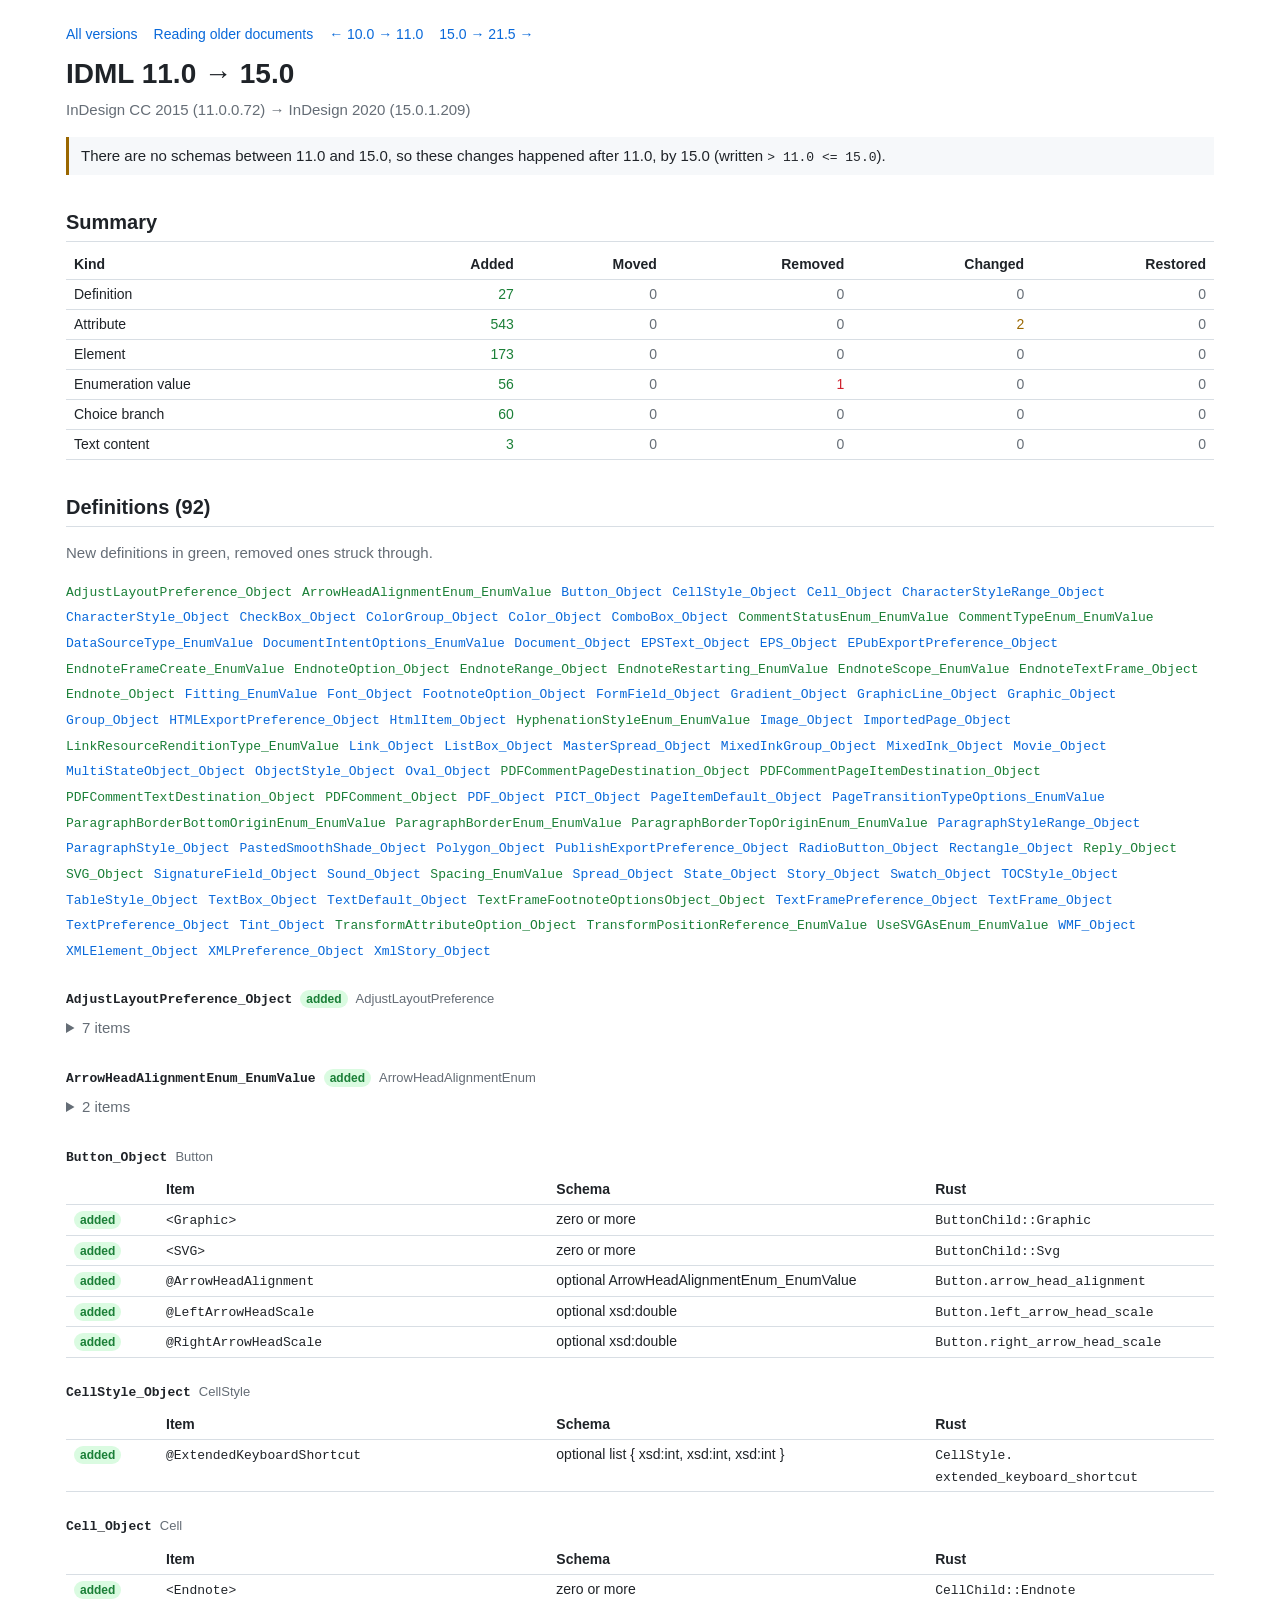
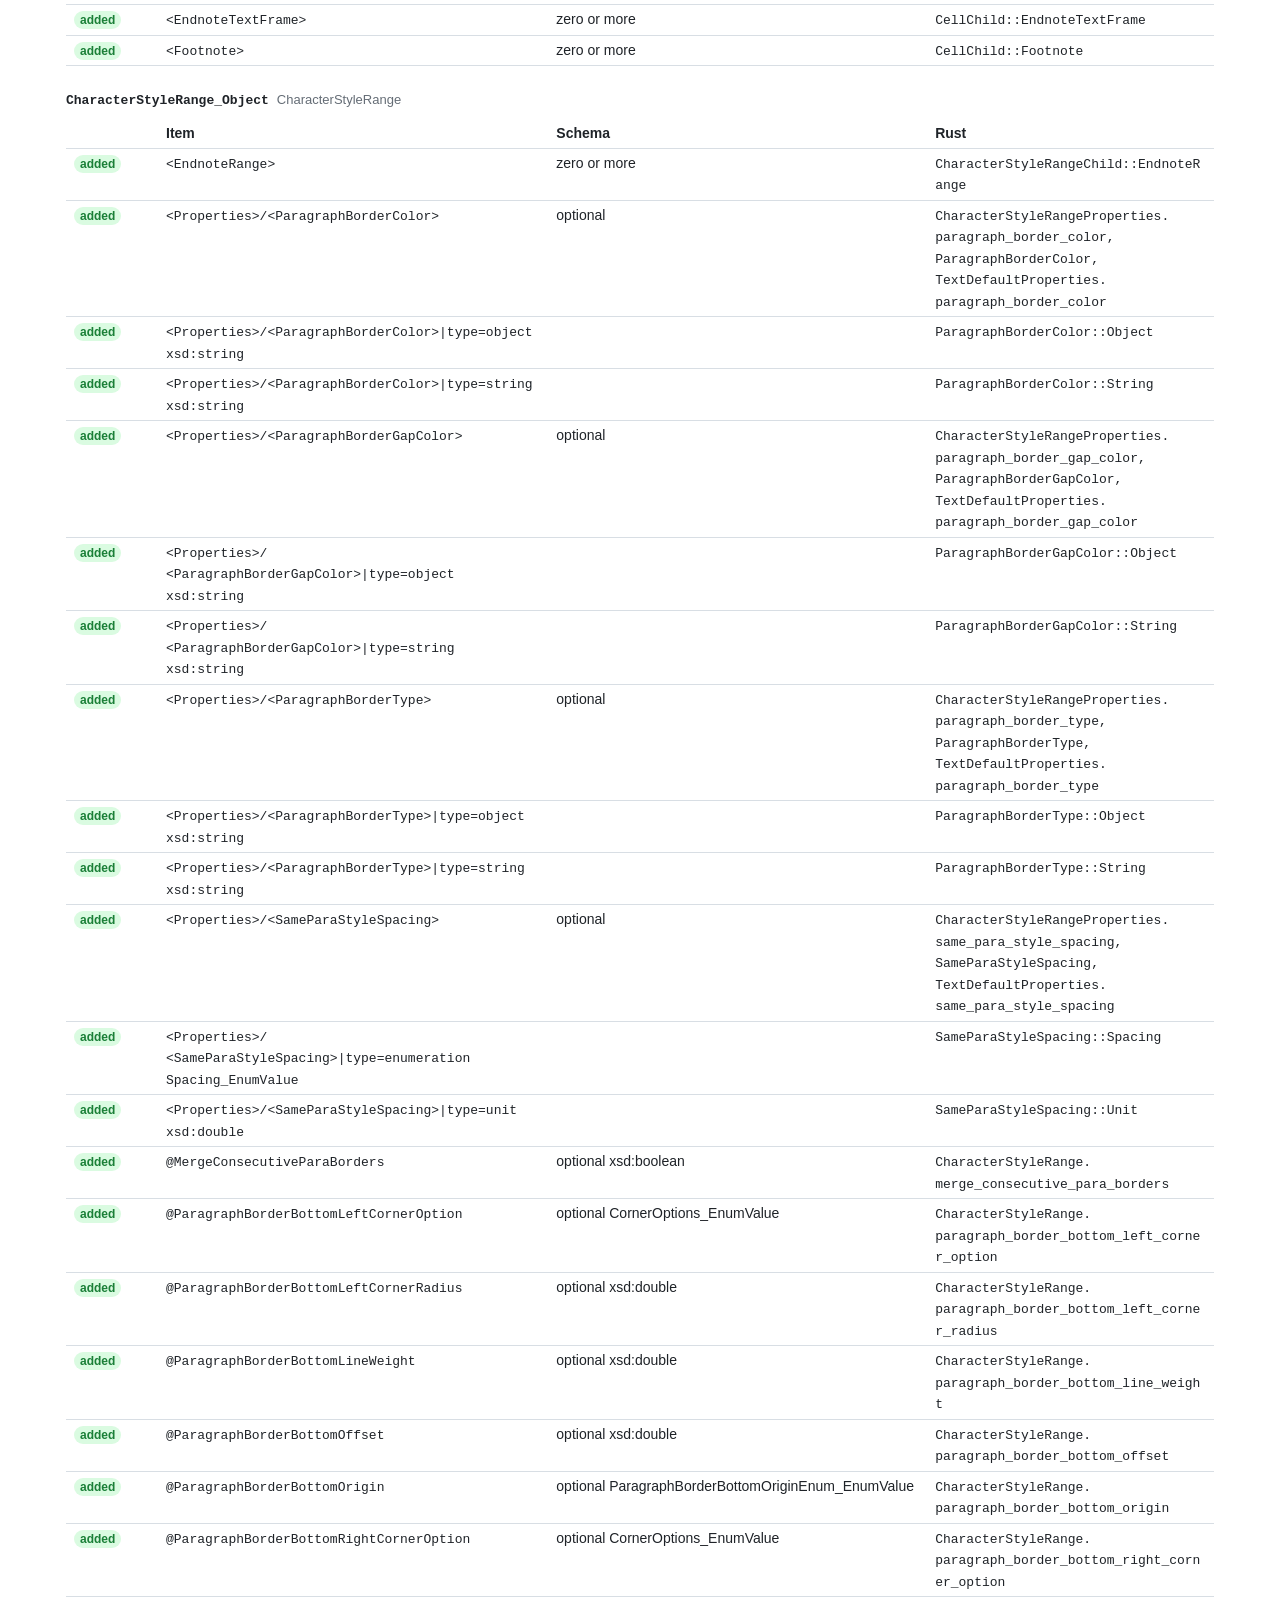
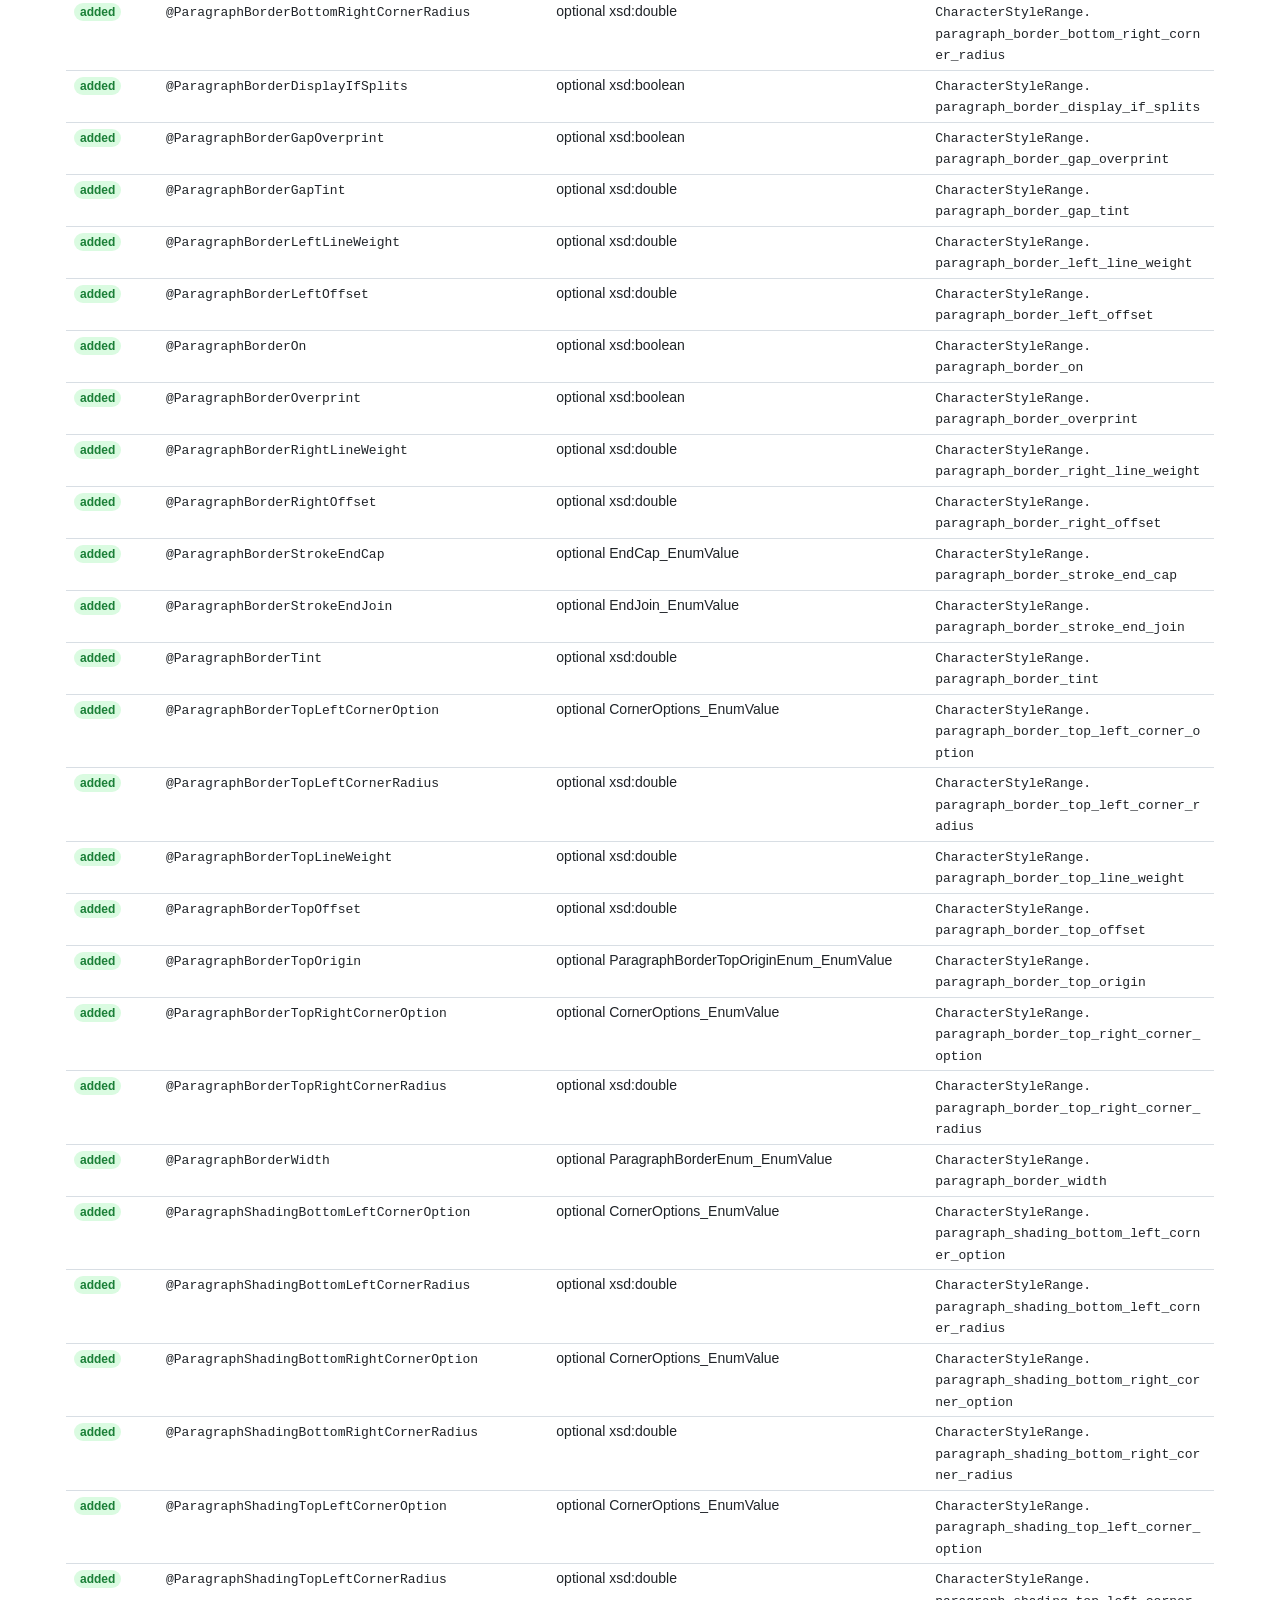
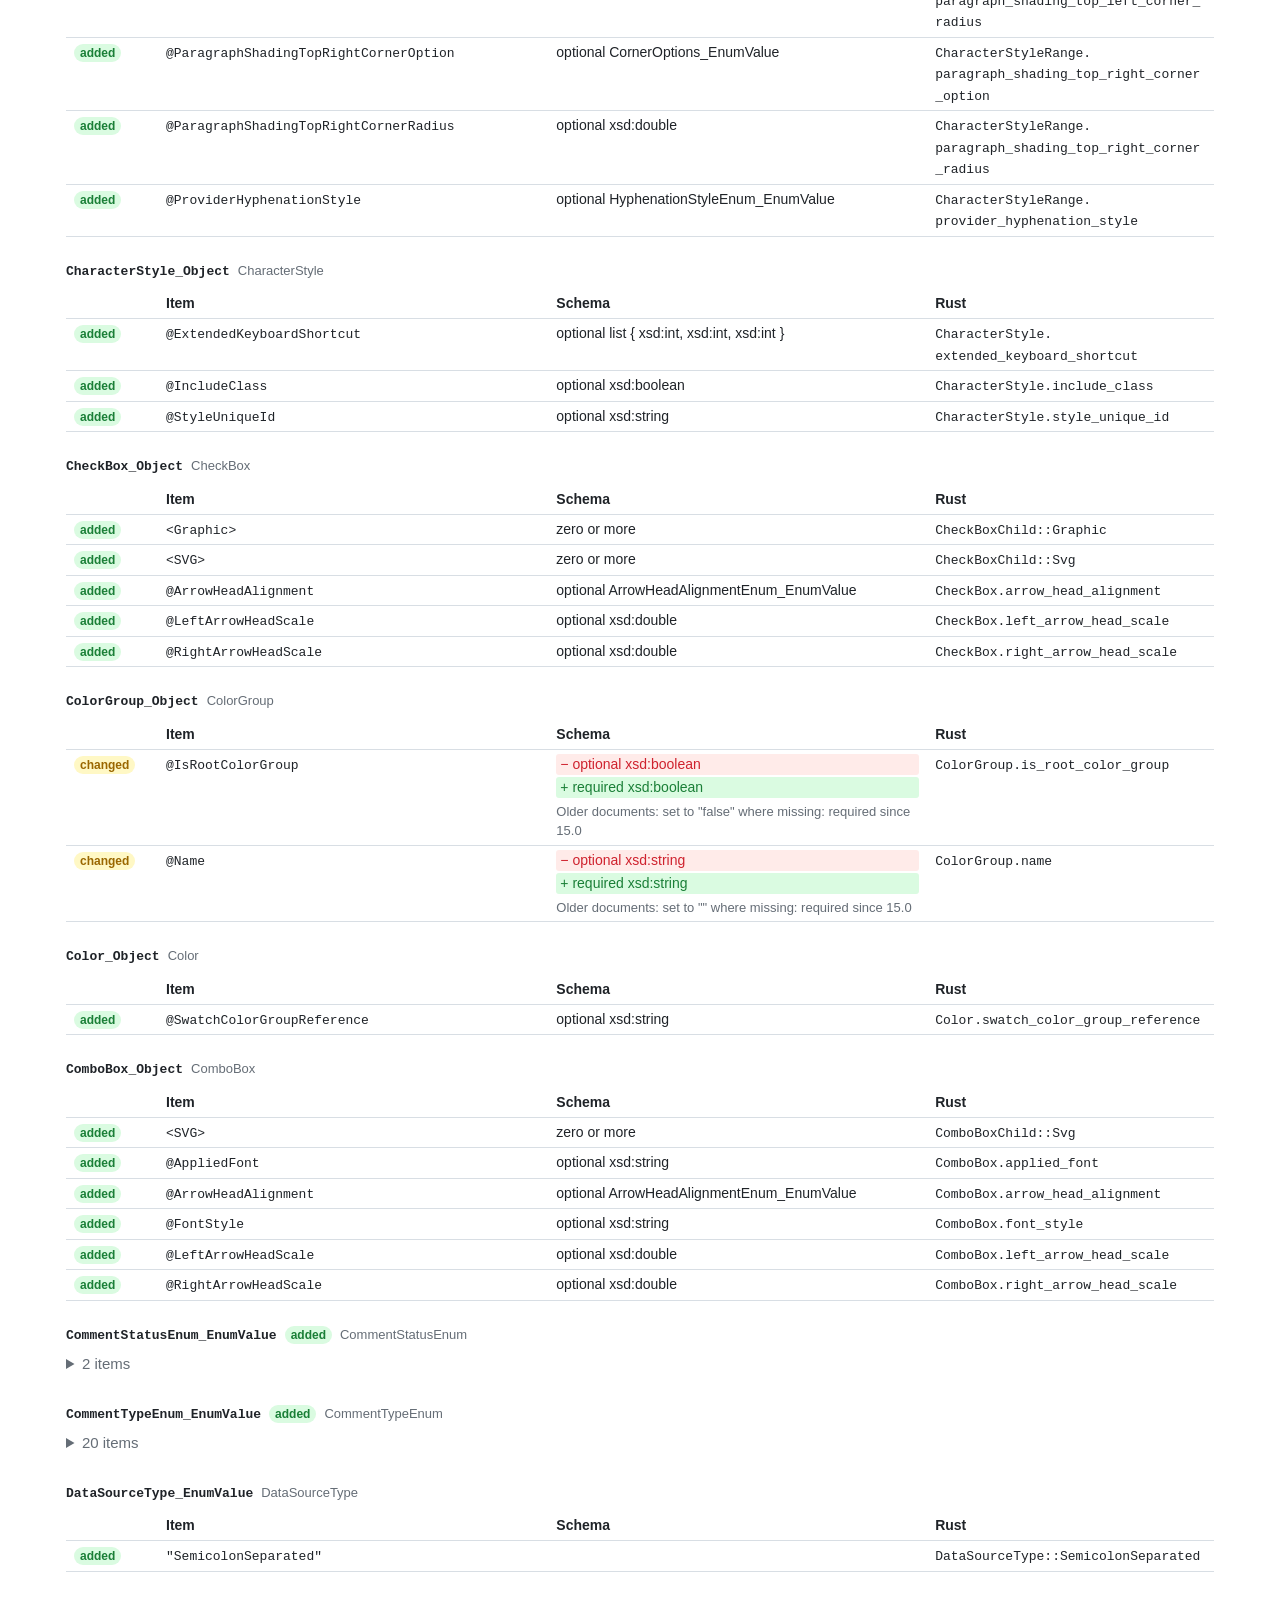
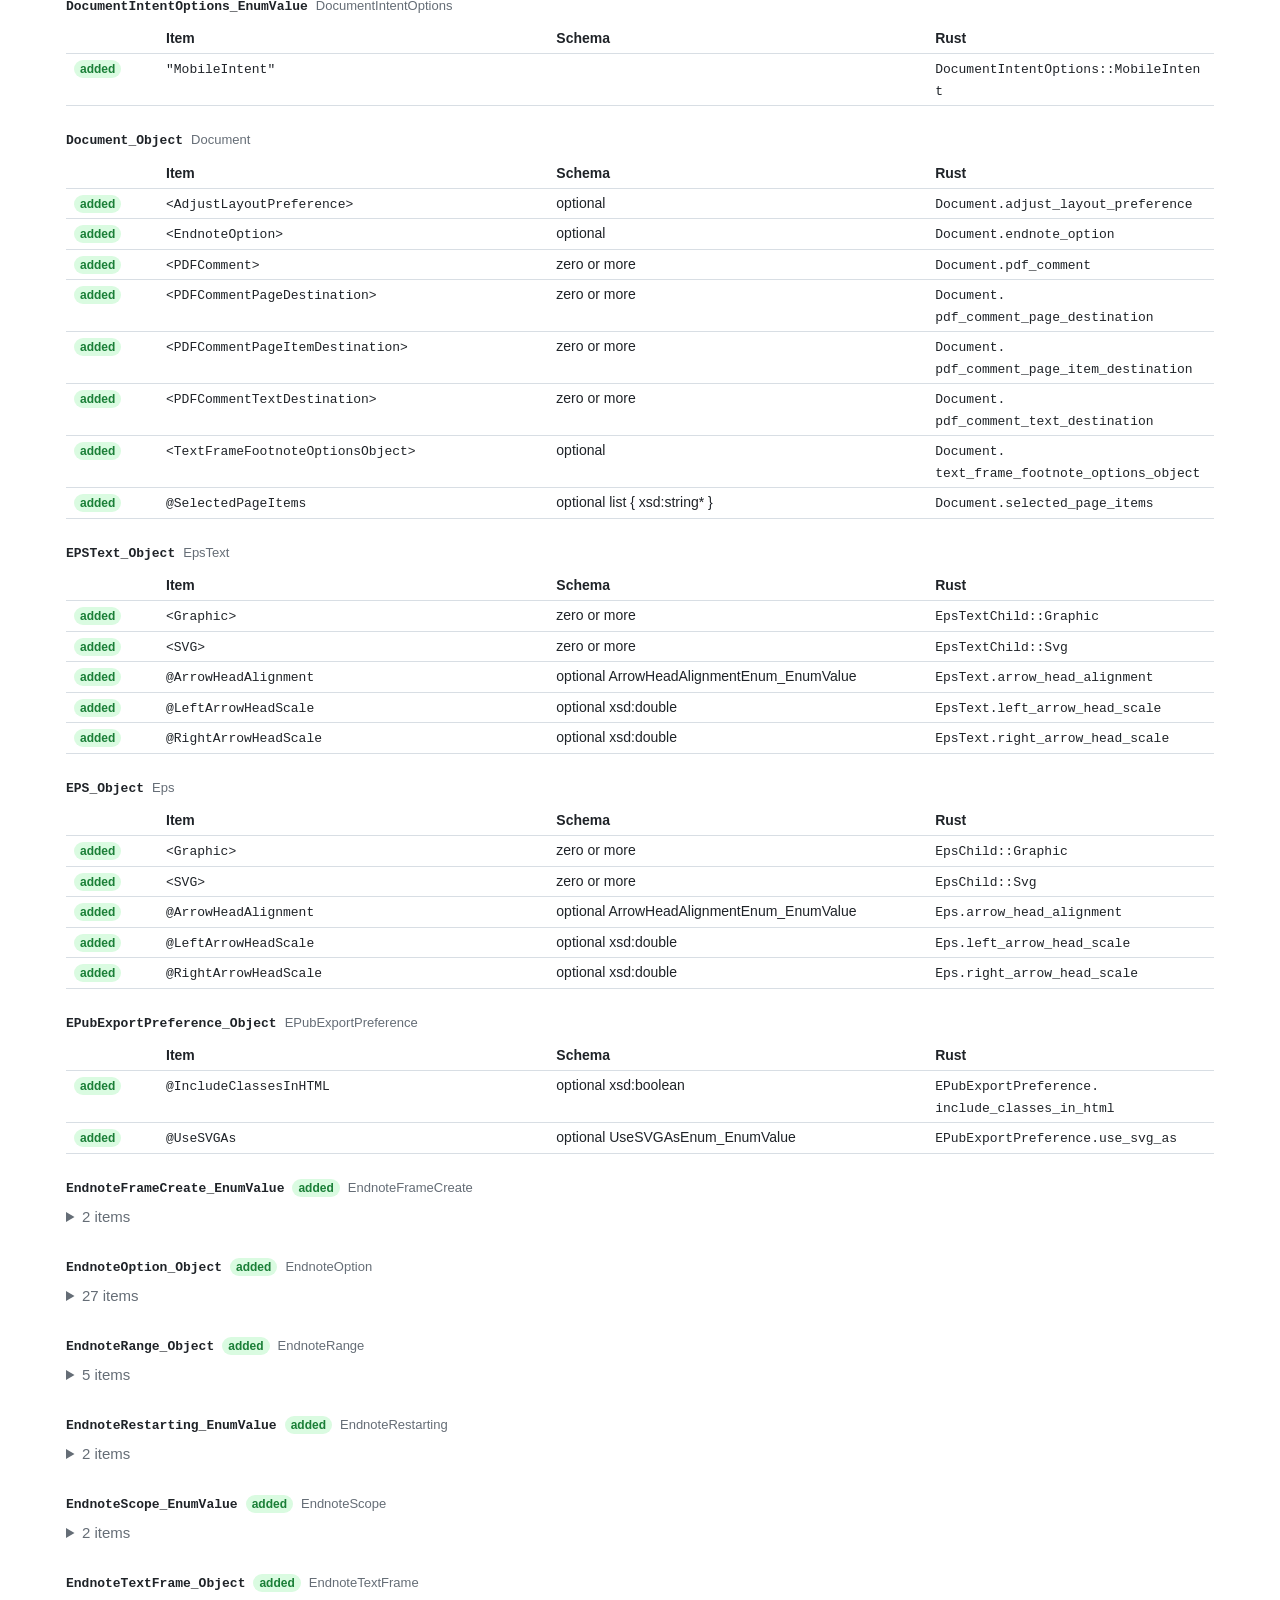
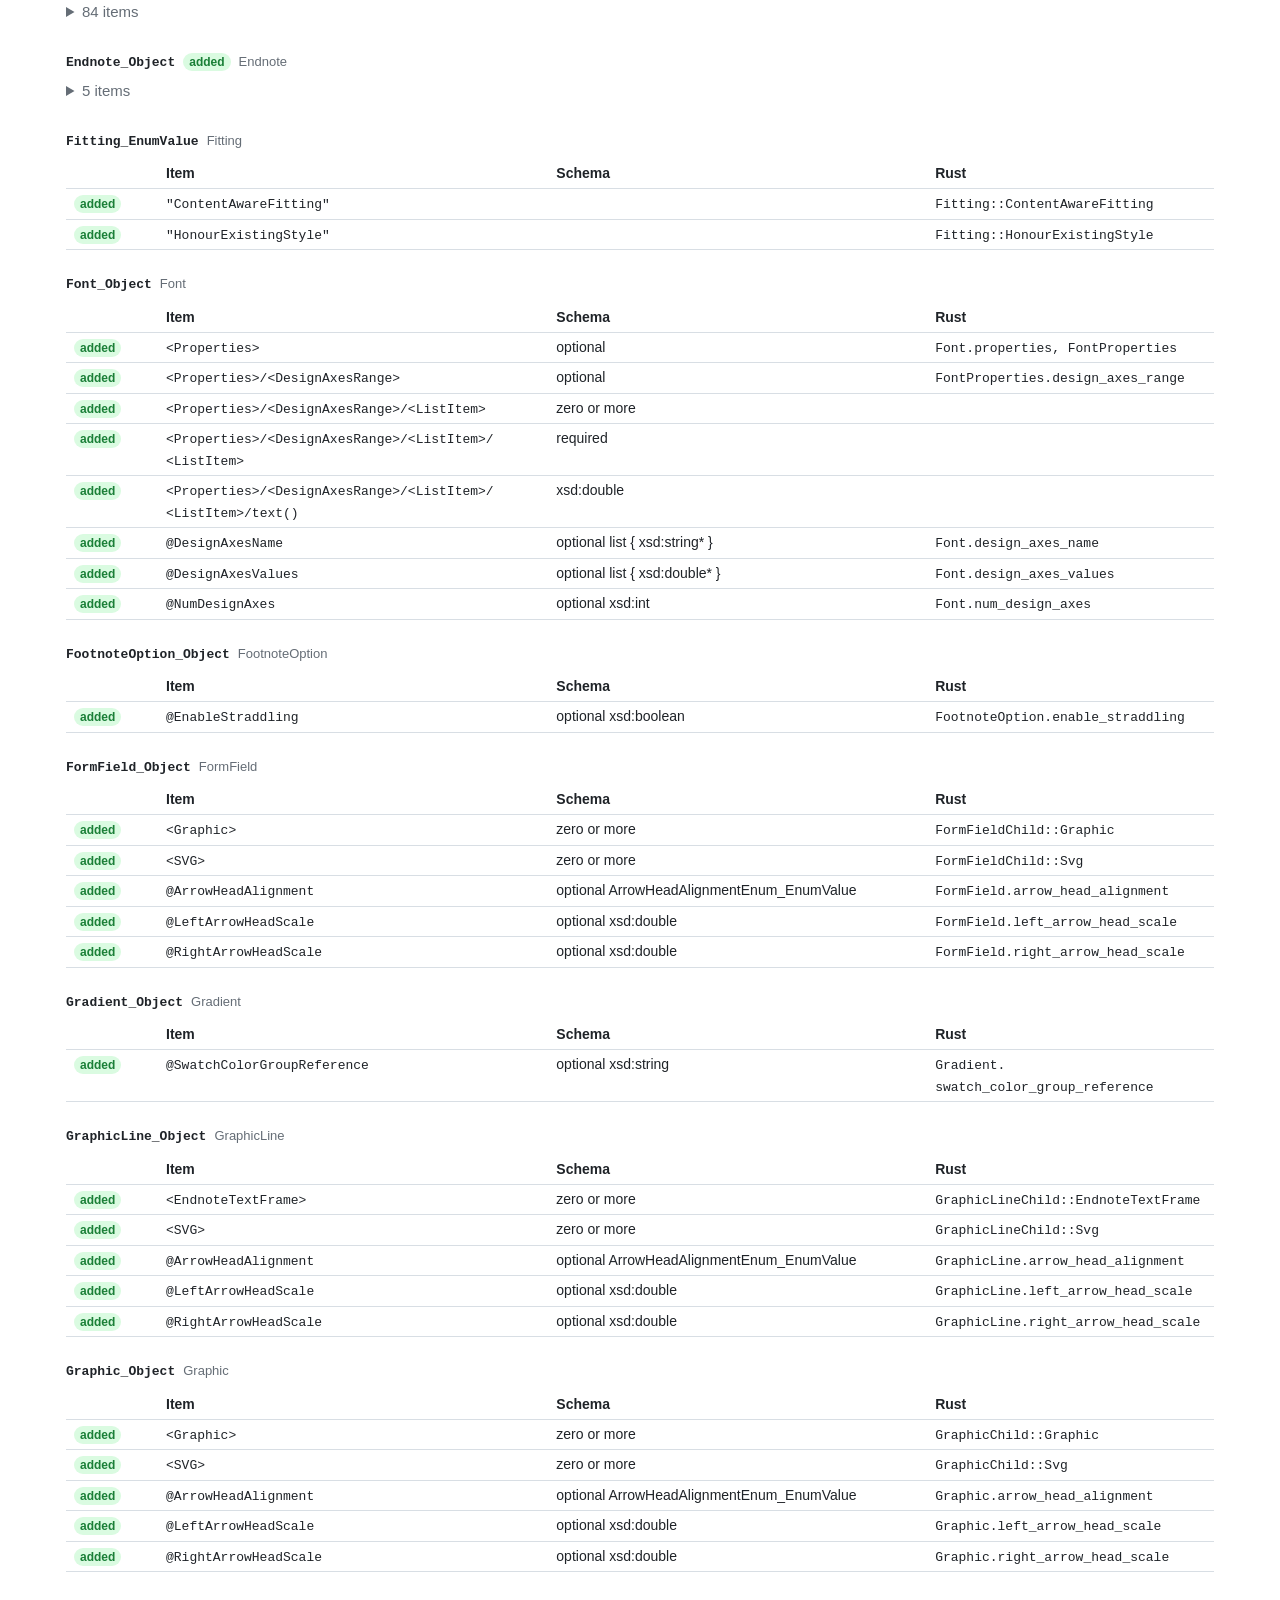
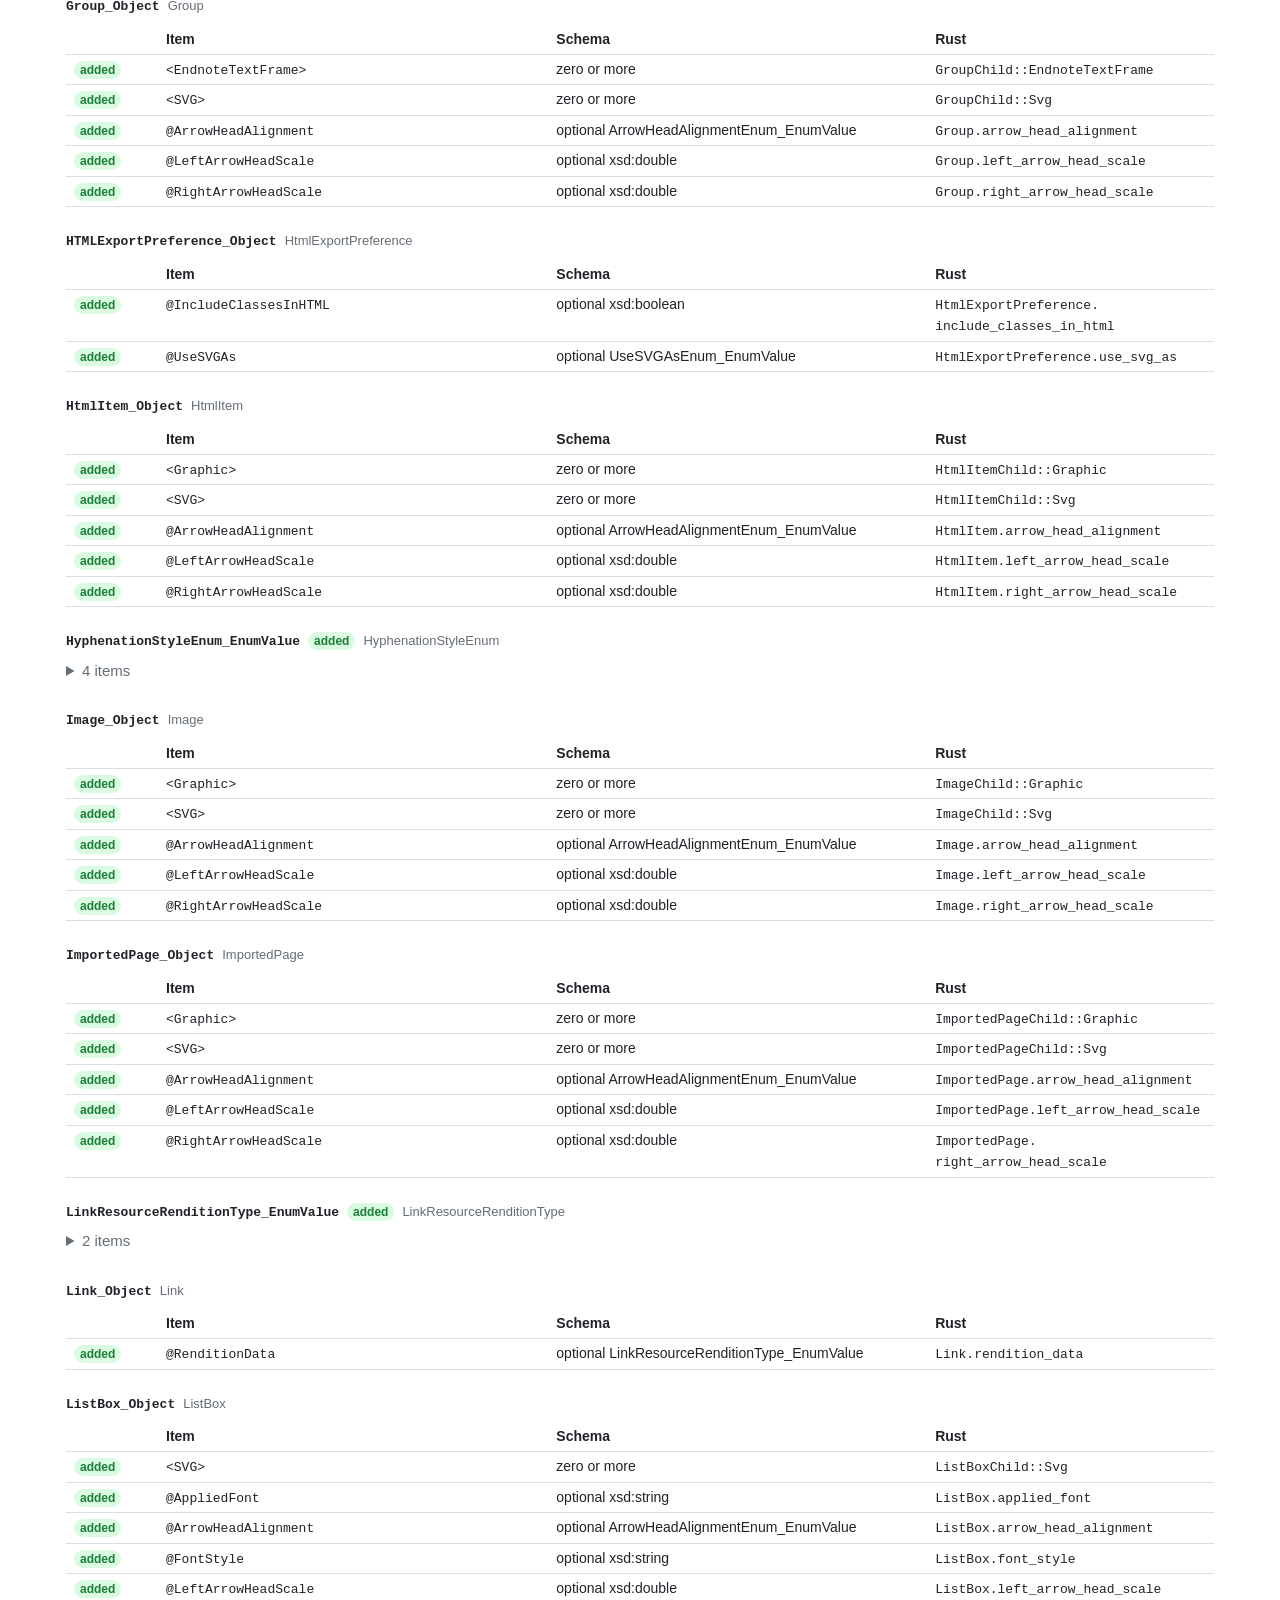
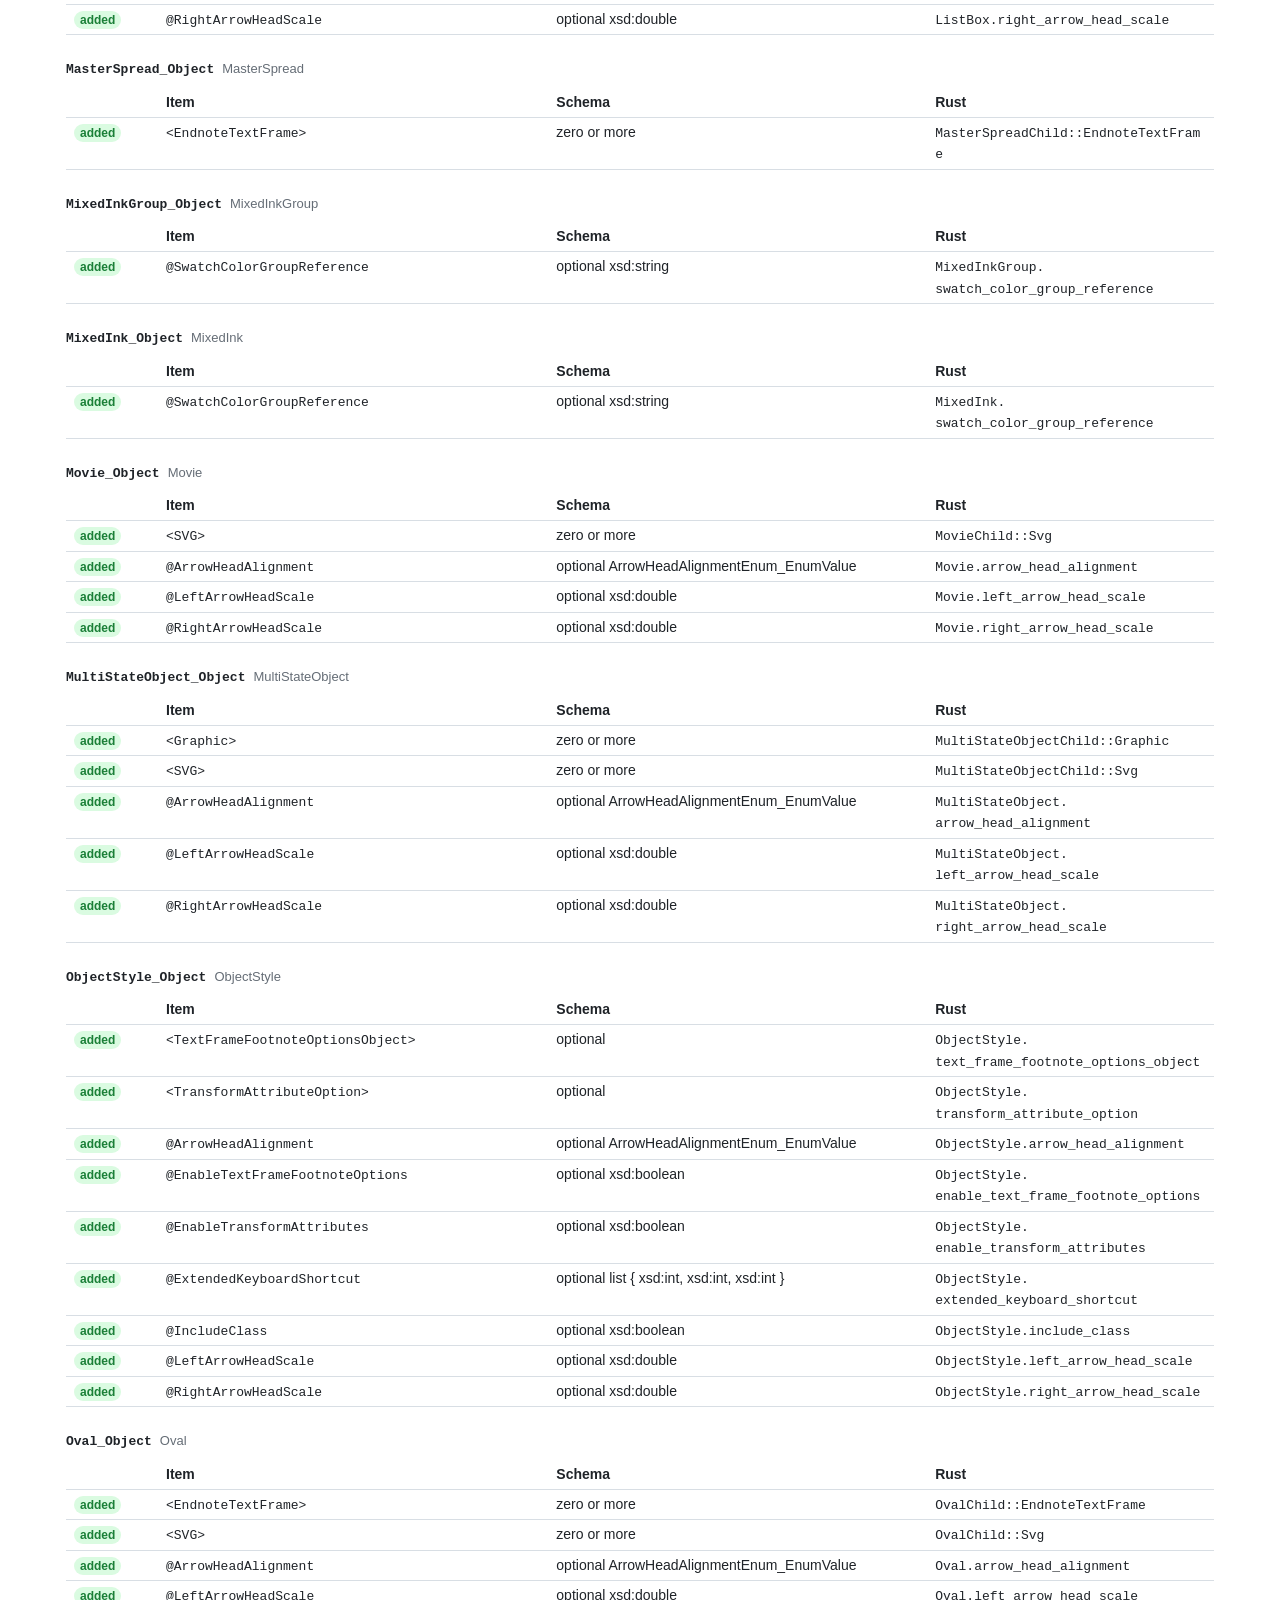
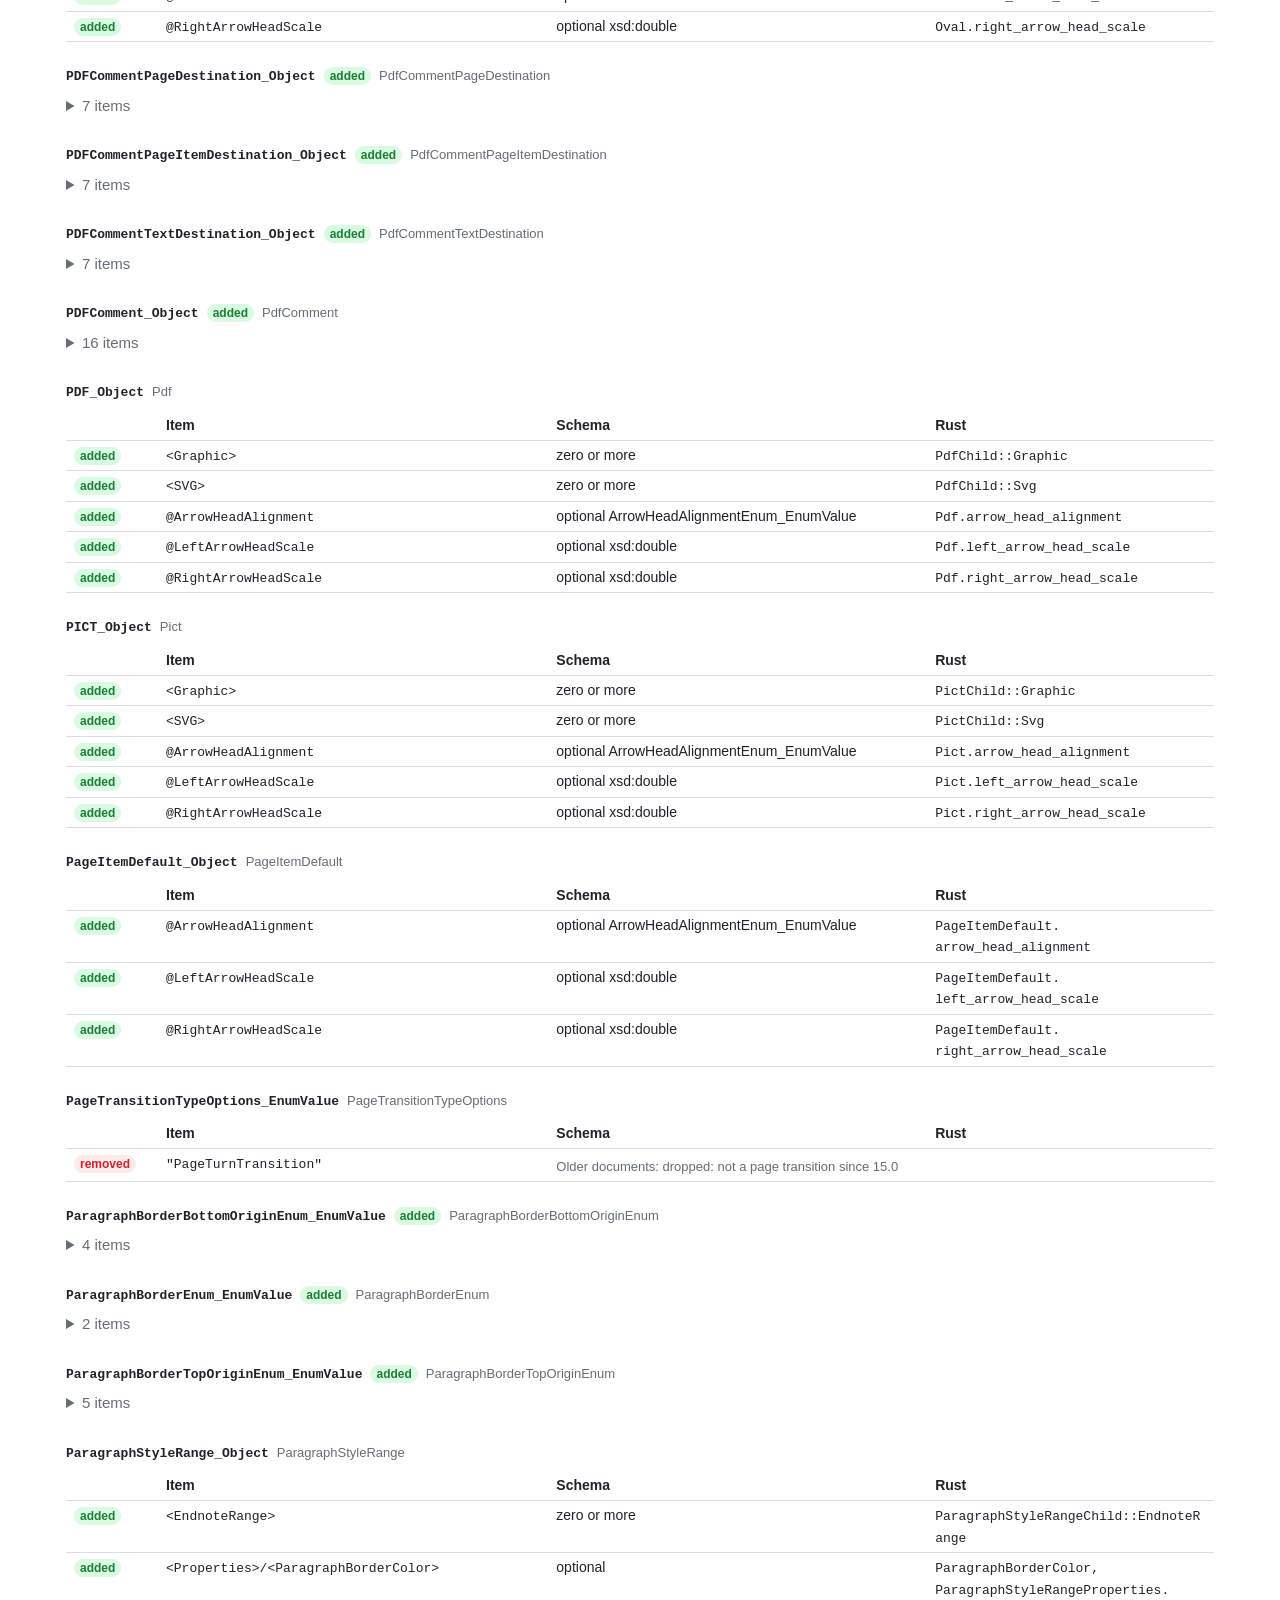
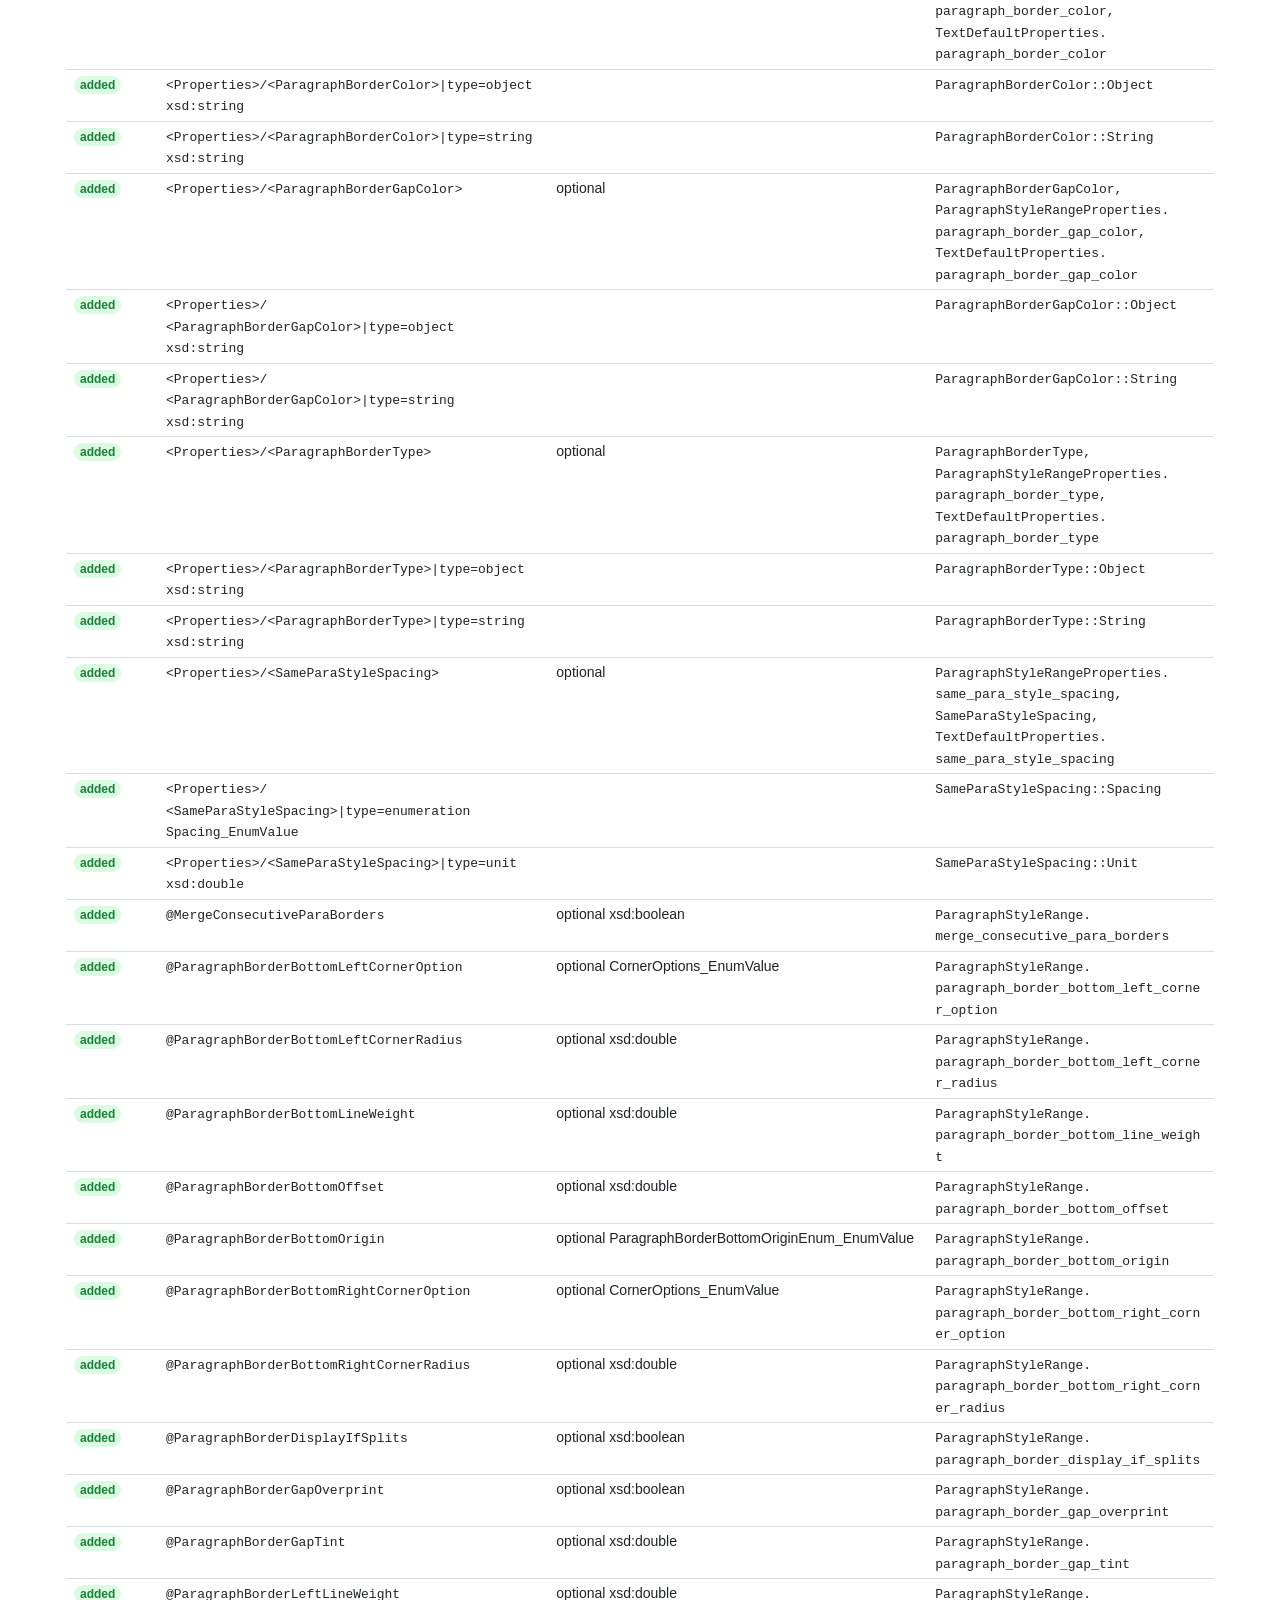
<file: docs/11.0-to-15.0.html>
<!doctype html>
<html lang="en">
<head>
<meta charset="utf-8">
<meta name="viewport" content="width=device-width, initial-scale=1">
<title>IDML 11.0 → 15.0</title>
<link rel="stylesheet" href="style.css">
</head>
<body>
<!-- @generated by idml-codegen from the schemas in schemas/. Do not edit. -->
<nav><a href="index.html">All versions</a><a href="upgrades.html">Reading older documents</a><a href="10.0-to-11.0.html">← 10.0 → 11.0</a><a href="15.0-to-21.5.html">15.0 → 21.5 →</a></nav>
<h1>IDML 11.0 → 15.0</h1>
<p class="lead">InDesign CC 2015 (11.0.0.72) → InDesign 2020 (15.0.1.209)</p>
<p class="note">There are no schemas between 11.0 and 15.0, so these changes happened after 11.0, by 15.0 (written <code>&gt; 11.0 &lt;= 15.0</code>).</p>
<h2>Summary</h2>
<div class="scroll"><table>
<tr><th>Kind</th><th class="num">Added</th><th class="num">Moved</th><th class="num">Removed</th><th class="num">Changed</th><th class="num">Restored</th></tr>
<tr><td>Definition</td><td class="num added">27</td><td class="num zero">0</td><td class="num zero">0</td><td class="num zero">0</td><td class="num zero">0</td></tr>
<tr><td>Attribute</td><td class="num added">543</td><td class="num zero">0</td><td class="num zero">0</td><td class="num changed">2</td><td class="num zero">0</td></tr>
<tr><td>Element</td><td class="num added">173</td><td class="num zero">0</td><td class="num zero">0</td><td class="num zero">0</td><td class="num zero">0</td></tr>
<tr><td>Enumeration value</td><td class="num added">56</td><td class="num zero">0</td><td class="num removed">1</td><td class="num zero">0</td><td class="num zero">0</td></tr>
<tr><td>Choice branch</td><td class="num added">60</td><td class="num zero">0</td><td class="num zero">0</td><td class="num zero">0</td><td class="num zero">0</td></tr>
<tr><td>Text content</td><td class="num added">3</td><td class="num zero">0</td><td class="num zero">0</td><td class="num zero">0</td><td class="num zero">0</td></tr>
</table></div>
<h2>Definitions (92)</h2>
<p class="muted">New definitions in green, removed ones struck through.</p>
<p class="toc">
<a class="added" href="#AdjustLayoutPreference_Object">AdjustLayoutPreference_Object</a> <a class="added" href="#ArrowHeadAlignmentEnum_EnumValue">ArrowHeadAlignmentEnum_EnumValue</a> <a class="" href="#Button_Object">Button_Object</a> <a class="" href="#CellStyle_Object">CellStyle_Object</a> <a class="" href="#Cell_Object">Cell_Object</a> <a class="" href="#CharacterStyleRange_Object">CharacterStyleRange_Object</a> <a class="" href="#CharacterStyle_Object">CharacterStyle_Object</a> <a class="" href="#CheckBox_Object">CheckBox_Object</a> <a class="" href="#ColorGroup_Object">ColorGroup_Object</a> <a class="" href="#Color_Object">Color_Object</a> <a class="" href="#ComboBox_Object">ComboBox_Object</a> <a class="added" href="#CommentStatusEnum_EnumValue">CommentStatusEnum_EnumValue</a> <a class="added" href="#CommentTypeEnum_EnumValue">CommentTypeEnum_EnumValue</a> <a class="" href="#DataSourceType_EnumValue">DataSourceType_EnumValue</a> <a class="" href="#DocumentIntentOptions_EnumValue">DocumentIntentOptions_EnumValue</a> <a class="" href="#Document_Object">Document_Object</a> <a class="" href="#EPSText_Object">EPSText_Object</a> <a class="" href="#EPS_Object">EPS_Object</a> <a class="" href="#EPubExportPreference_Object">EPubExportPreference_Object</a> <a class="added" href="#EndnoteFrameCreate_EnumValue">EndnoteFrameCreate_EnumValue</a> <a class="added" href="#EndnoteOption_Object">EndnoteOption_Object</a> <a class="added" href="#EndnoteRange_Object">EndnoteRange_Object</a> <a class="added" href="#EndnoteRestarting_EnumValue">EndnoteRestarting_EnumValue</a> <a class="added" href="#EndnoteScope_EnumValue">EndnoteScope_EnumValue</a> <a class="added" href="#EndnoteTextFrame_Object">EndnoteTextFrame_Object</a> <a class="added" href="#Endnote_Object">Endnote_Object</a> <a class="" href="#Fitting_EnumValue">Fitting_EnumValue</a> <a class="" href="#Font_Object">Font_Object</a> <a class="" href="#FootnoteOption_Object">FootnoteOption_Object</a> <a class="" href="#FormField_Object">FormField_Object</a> <a class="" href="#Gradient_Object">Gradient_Object</a> <a class="" href="#GraphicLine_Object">GraphicLine_Object</a> <a class="" href="#Graphic_Object">Graphic_Object</a> <a class="" href="#Group_Object">Group_Object</a> <a class="" href="#HTMLExportPreference_Object">HTMLExportPreference_Object</a> <a class="" href="#HtmlItem_Object">HtmlItem_Object</a> <a class="added" href="#HyphenationStyleEnum_EnumValue">HyphenationStyleEnum_EnumValue</a> <a class="" href="#Image_Object">Image_Object</a> <a class="" href="#ImportedPage_Object">ImportedPage_Object</a> <a class="added" href="#LinkResourceRenditionType_EnumValue">LinkResourceRenditionType_EnumValue</a> <a class="" href="#Link_Object">Link_Object</a> <a class="" href="#ListBox_Object">ListBox_Object</a> <a class="" href="#MasterSpread_Object">MasterSpread_Object</a> <a class="" href="#MixedInkGroup_Object">MixedInkGroup_Object</a> <a class="" href="#MixedInk_Object">MixedInk_Object</a> <a class="" href="#Movie_Object">Movie_Object</a> <a class="" href="#MultiStateObject_Object">MultiStateObject_Object</a> <a class="" href="#ObjectStyle_Object">ObjectStyle_Object</a> <a class="" href="#Oval_Object">Oval_Object</a> <a class="added" href="#PDFCommentPageDestination_Object">PDFCommentPageDestination_Object</a> <a class="added" href="#PDFCommentPageItemDestination_Object">PDFCommentPageItemDestination_Object</a> <a class="added" href="#PDFCommentTextDestination_Object">PDFCommentTextDestination_Object</a> <a class="added" href="#PDFComment_Object">PDFComment_Object</a> <a class="" href="#PDF_Object">PDF_Object</a> <a class="" href="#PICT_Object">PICT_Object</a> <a class="" href="#PageItemDefault_Object">PageItemDefault_Object</a> <a class="" href="#PageTransitionTypeOptions_EnumValue">PageTransitionTypeOptions_EnumValue</a> <a class="added" href="#ParagraphBorderBottomOriginEnum_EnumValue">ParagraphBorderBottomOriginEnum_EnumValue</a> <a class="added" href="#ParagraphBorderEnum_EnumValue">ParagraphBorderEnum_EnumValue</a> <a class="added" href="#ParagraphBorderTopOriginEnum_EnumValue">ParagraphBorderTopOriginEnum_EnumValue</a> <a class="" href="#ParagraphStyleRange_Object">ParagraphStyleRange_Object</a> <a class="" href="#ParagraphStyle_Object">ParagraphStyle_Object</a> <a class="" href="#PastedSmoothShade_Object">PastedSmoothShade_Object</a> <a class="" href="#Polygon_Object">Polygon_Object</a> <a class="" href="#PublishExportPreference_Object">PublishExportPreference_Object</a> <a class="" href="#RadioButton_Object">RadioButton_Object</a> <a class="" href="#Rectangle_Object">Rectangle_Object</a> <a class="added" href="#Reply_Object">Reply_Object</a> <a class="added" href="#SVG_Object">SVG_Object</a> <a class="" href="#SignatureField_Object">SignatureField_Object</a> <a class="" href="#Sound_Object">Sound_Object</a> <a class="added" href="#Spacing_EnumValue">Spacing_EnumValue</a> <a class="" href="#Spread_Object">Spread_Object</a> <a class="" href="#State_Object">State_Object</a> <a class="" href="#Story_Object">Story_Object</a> <a class="" href="#Swatch_Object">Swatch_Object</a> <a class="" href="#TOCStyle_Object">TOCStyle_Object</a> <a class="" href="#TableStyle_Object">TableStyle_Object</a> <a class="" href="#TextBox_Object">TextBox_Object</a> <a class="" href="#TextDefault_Object">TextDefault_Object</a> <a class="added" href="#TextFrameFootnoteOptionsObject_Object">TextFrameFootnoteOptionsObject_Object</a> <a class="" href="#TextFramePreference_Object">TextFramePreference_Object</a> <a class="" href="#TextFrame_Object">TextFrame_Object</a> <a class="" href="#TextPreference_Object">TextPreference_Object</a> <a class="" href="#Tint_Object">Tint_Object</a> <a class="added" href="#TransformAttributeOption_Object">TransformAttributeOption_Object</a> <a class="added" href="#TransformPositionReference_EnumValue">TransformPositionReference_EnumValue</a> <a class="added" href="#UseSVGAsEnum_EnumValue">UseSVGAsEnum_EnumValue</a> <a class="" href="#WMF_Object">WMF_Object</a> <a class="" href="#XMLElement_Object">XMLElement_Object</a> <a class="" href="#XMLPreference_Object">XMLPreference_Object</a> <a class="" href="#XmlStory_Object">XmlStory_Object</a> </p>
<section id="AdjustLayoutPreference_Object">
<h3><code>AdjustLayoutPreference_Object</code> <span class="badge added">added</span> <span class="rust">AdjustLayoutPreference</span></h3>
<details><summary>7 items</summary>
<div class="scroll"><table class="items">
<colgroup><col class="c-change"><col class="c-item"><col class="c-schema"><col class="c-rust"></colgroup>
<tr><th></th><th>Item</th><th>Schema</th><th>Rust</th></tr>
<tr><td><span class="badge added">added</span></td><td><code>@AllowFontSizeAndLeadingAdjustment</code></td><td><span>optional xsd:boolean</span></td><td><code>AdjustLayoutPreference.<wbr>allow_font_size_and_leading_adjustment</code></td></tr>
<tr><td><span class="badge added">added</span></td><td><code>@AllowLockedObjectsToAdjust</code></td><td><span>optional xsd:boolean</span></td><td><code>AdjustLayoutPreference.<wbr>allow_locked_objects_to_adjust</code></td></tr>
<tr><td><span class="badge added">added</span></td><td><code>@EnableAdjustLayout</code></td><td><span>optional xsd:boolean</span></td><td><code>AdjustLayoutPreference.<wbr>enable_adjust_layout</code></td></tr>
<tr><td><span class="badge added">added</span></td><td><code>@EnableAutoAdjustMargins</code></td><td><span>optional xsd:boolean</span></td><td><code>AdjustLayoutPreference.<wbr>enable_auto_adjust_margins</code></td></tr>
<tr><td><span class="badge added">added</span></td><td><code>@ImposeFontSizeRestriction</code></td><td><span>optional xsd:boolean</span></td><td><code>AdjustLayoutPreference.<wbr>impose_font_size_restriction</code></td></tr>
<tr><td><span class="badge added">added</span></td><td><code>@MaximumFontSize</code></td><td><span>optional xsd:double {minInclusive=&quot;0.1&quot; maxInclusive=&quot;1296&quot;}</span></td><td><code>AdjustLayoutPreference.<wbr>maximum_font_size</code></td></tr>
<tr><td><span class="badge added">added</span></td><td><code>@MinimumFontSize</code></td><td><span>optional xsd:double {minInclusive=&quot;0.1&quot; maxInclusive=&quot;1296&quot;}</span></td><td><code>AdjustLayoutPreference.<wbr>minimum_font_size</code></td></tr>
</table></div>
</details>
</section>
<section id="ArrowHeadAlignmentEnum_EnumValue">
<h3><code>ArrowHeadAlignmentEnum_EnumValue</code> <span class="badge added">added</span> <span class="rust">ArrowHeadAlignmentEnum</span></h3>
<details><summary>2 items</summary>
<div class="scroll"><table class="items">
<colgroup><col class="c-change"><col class="c-item"><col class="c-schema"><col class="c-rust"></colgroup>
<tr><th></th><th>Item</th><th>Schema</th><th>Rust</th></tr>
<tr><td><span class="badge added">added</span></td><td><code>&quot;InsidePath&quot;</code></td><td></td><td><code>ArrowHeadAlignmentEnum::InsidePath</code></td></tr>
<tr><td><span class="badge added">added</span></td><td><code>&quot;OutsidePath&quot;</code></td><td></td><td><code>ArrowHeadAlignmentEnum::OutsidePath</code></td></tr>
</table></div>
</details>
</section>
<section id="Button_Object">
<h3><code>Button_Object</code> <span class="rust">Button</span></h3>
<div class="scroll"><table class="items">
<colgroup><col class="c-change"><col class="c-item"><col class="c-schema"><col class="c-rust"></colgroup>
<tr><th></th><th>Item</th><th>Schema</th><th>Rust</th></tr>
<tr><td><span class="badge added">added</span></td><td><code>&lt;Graphic&gt;</code></td><td><span>zero or more</span></td><td><code>ButtonChild::Graphic</code></td></tr>
<tr><td><span class="badge added">added</span></td><td><code>&lt;SVG&gt;</code></td><td><span>zero or more</span></td><td><code>ButtonChild::Svg</code></td></tr>
<tr><td><span class="badge added">added</span></td><td><code>@ArrowHeadAlignment</code></td><td><span>optional ArrowHeadAlignmentEnum_EnumValue</span></td><td><code>Button.<wbr>arrow_head_alignment</code></td></tr>
<tr><td><span class="badge added">added</span></td><td><code>@LeftArrowHeadScale</code></td><td><span>optional xsd:double</span></td><td><code>Button.<wbr>left_arrow_head_scale</code></td></tr>
<tr><td><span class="badge added">added</span></td><td><code>@RightArrowHeadScale</code></td><td><span>optional xsd:double</span></td><td><code>Button.<wbr>right_arrow_head_scale</code></td></tr>
</table></div>
</section>
<section id="CellStyle_Object">
<h3><code>CellStyle_Object</code> <span class="rust">CellStyle</span></h3>
<div class="scroll"><table class="items">
<colgroup><col class="c-change"><col class="c-item"><col class="c-schema"><col class="c-rust"></colgroup>
<tr><th></th><th>Item</th><th>Schema</th><th>Rust</th></tr>
<tr><td><span class="badge added">added</span></td><td><code>@ExtendedKeyboardShortcut</code></td><td><span>optional list { xsd:int, xsd:int, xsd:int }</span></td><td><code>CellStyle.<wbr>extended_keyboard_shortcut</code></td></tr>
</table></div>
</section>
<section id="Cell_Object">
<h3><code>Cell_Object</code> <span class="rust">Cell</span></h3>
<div class="scroll"><table class="items">
<colgroup><col class="c-change"><col class="c-item"><col class="c-schema"><col class="c-rust"></colgroup>
<tr><th></th><th>Item</th><th>Schema</th><th>Rust</th></tr>
<tr><td><span class="badge added">added</span></td><td><code>&lt;Endnote&gt;</code></td><td><span>zero or more</span></td><td><code>CellChild::Endnote</code></td></tr>
<tr><td><span class="badge added">added</span></td><td><code>&lt;EndnoteTextFrame&gt;</code></td><td><span>zero or more</span></td><td><code>CellChild::EndnoteTextFrame</code></td></tr>
<tr><td><span class="badge added">added</span></td><td><code>&lt;Footnote&gt;</code></td><td><span>zero or more</span></td><td><code>CellChild::Footnote</code></td></tr>
</table></div>
</section>
<section id="CharacterStyleRange_Object">
<h3><code>CharacterStyleRange_Object</code> <span class="rust">CharacterStyleRange</span></h3>
<div class="scroll"><table class="items">
<colgroup><col class="c-change"><col class="c-item"><col class="c-schema"><col class="c-rust"></colgroup>
<tr><th></th><th>Item</th><th>Schema</th><th>Rust</th></tr>
<tr><td><span class="badge added">added</span></td><td><code>&lt;EndnoteRange&gt;</code></td><td><span>zero or more</span></td><td><code>CharacterStyleRangeChild::EndnoteRange</code></td></tr>
<tr><td><span class="badge added">added</span></td><td><code>&lt;Properties&gt;/<wbr>&lt;ParagraphBorderColor&gt;</code></td><td><span>optional</span></td><td><code>CharacterStyleRangeProperties.<wbr>paragraph_border_color, ParagraphBorderColor, TextDefaultProperties.<wbr>paragraph_border_color</code></td></tr>
<tr><td><span class="badge added">added</span></td><td><code>&lt;Properties&gt;/<wbr>&lt;ParagraphBorderColor&gt;|type=object xsd:string</code></td><td></td><td><code>ParagraphBorderColor::Object</code></td></tr>
<tr><td><span class="badge added">added</span></td><td><code>&lt;Properties&gt;/<wbr>&lt;ParagraphBorderColor&gt;|type=string xsd:string</code></td><td></td><td><code>ParagraphBorderColor::String</code></td></tr>
<tr><td><span class="badge added">added</span></td><td><code>&lt;Properties&gt;/<wbr>&lt;ParagraphBorderGapColor&gt;</code></td><td><span>optional</span></td><td><code>CharacterStyleRangeProperties.<wbr>paragraph_border_gap_color, ParagraphBorderGapColor, TextDefaultProperties.<wbr>paragraph_border_gap_color</code></td></tr>
<tr><td><span class="badge added">added</span></td><td><code>&lt;Properties&gt;/<wbr>&lt;ParagraphBorderGapColor&gt;|type=object xsd:string</code></td><td></td><td><code>ParagraphBorderGapColor::Object</code></td></tr>
<tr><td><span class="badge added">added</span></td><td><code>&lt;Properties&gt;/<wbr>&lt;ParagraphBorderGapColor&gt;|type=string xsd:string</code></td><td></td><td><code>ParagraphBorderGapColor::String</code></td></tr>
<tr><td><span class="badge added">added</span></td><td><code>&lt;Properties&gt;/<wbr>&lt;ParagraphBorderType&gt;</code></td><td><span>optional</span></td><td><code>CharacterStyleRangeProperties.<wbr>paragraph_border_type, ParagraphBorderType, TextDefaultProperties.<wbr>paragraph_border_type</code></td></tr>
<tr><td><span class="badge added">added</span></td><td><code>&lt;Properties&gt;/<wbr>&lt;ParagraphBorderType&gt;|type=object xsd:string</code></td><td></td><td><code>ParagraphBorderType::Object</code></td></tr>
<tr><td><span class="badge added">added</span></td><td><code>&lt;Properties&gt;/<wbr>&lt;ParagraphBorderType&gt;|type=string xsd:string</code></td><td></td><td><code>ParagraphBorderType::String</code></td></tr>
<tr><td><span class="badge added">added</span></td><td><code>&lt;Properties&gt;/<wbr>&lt;SameParaStyleSpacing&gt;</code></td><td><span>optional</span></td><td><code>CharacterStyleRangeProperties.<wbr>same_para_style_spacing, SameParaStyleSpacing, TextDefaultProperties.<wbr>same_para_style_spacing</code></td></tr>
<tr><td><span class="badge added">added</span></td><td><code>&lt;Properties&gt;/<wbr>&lt;SameParaStyleSpacing&gt;|type=enumeration Spacing_EnumValue</code></td><td></td><td><code>SameParaStyleSpacing::Spacing</code></td></tr>
<tr><td><span class="badge added">added</span></td><td><code>&lt;Properties&gt;/<wbr>&lt;SameParaStyleSpacing&gt;|type=unit xsd:double</code></td><td></td><td><code>SameParaStyleSpacing::Unit</code></td></tr>
<tr><td><span class="badge added">added</span></td><td><code>@MergeConsecutiveParaBorders</code></td><td><span>optional xsd:boolean</span></td><td><code>CharacterStyleRange.<wbr>merge_consecutive_para_borders</code></td></tr>
<tr><td><span class="badge added">added</span></td><td><code>@ParagraphBorderBottomLeftCornerOption</code></td><td><span>optional CornerOptions_EnumValue</span></td><td><code>CharacterStyleRange.<wbr>paragraph_border_bottom_left_corner_option</code></td></tr>
<tr><td><span class="badge added">added</span></td><td><code>@ParagraphBorderBottomLeftCornerRadius</code></td><td><span>optional xsd:double</span></td><td><code>CharacterStyleRange.<wbr>paragraph_border_bottom_left_corner_radius</code></td></tr>
<tr><td><span class="badge added">added</span></td><td><code>@ParagraphBorderBottomLineWeight</code></td><td><span>optional xsd:double</span></td><td><code>CharacterStyleRange.<wbr>paragraph_border_bottom_line_weight</code></td></tr>
<tr><td><span class="badge added">added</span></td><td><code>@ParagraphBorderBottomOffset</code></td><td><span>optional xsd:double</span></td><td><code>CharacterStyleRange.<wbr>paragraph_border_bottom_offset</code></td></tr>
<tr><td><span class="badge added">added</span></td><td><code>@ParagraphBorderBottomOrigin</code></td><td><span>optional ParagraphBorderBottomOriginEnum_EnumValue</span></td><td><code>CharacterStyleRange.<wbr>paragraph_border_bottom_origin</code></td></tr>
<tr><td><span class="badge added">added</span></td><td><code>@ParagraphBorderBottomRightCornerOption</code></td><td><span>optional CornerOptions_EnumValue</span></td><td><code>CharacterStyleRange.<wbr>paragraph_border_bottom_right_corner_option</code></td></tr>
<tr><td><span class="badge added">added</span></td><td><code>@ParagraphBorderBottomRightCornerRadius</code></td><td><span>optional xsd:double</span></td><td><code>CharacterStyleRange.<wbr>paragraph_border_bottom_right_corner_radius</code></td></tr>
<tr><td><span class="badge added">added</span></td><td><code>@ParagraphBorderDisplayIfSplits</code></td><td><span>optional xsd:boolean</span></td><td><code>CharacterStyleRange.<wbr>paragraph_border_display_if_splits</code></td></tr>
<tr><td><span class="badge added">added</span></td><td><code>@ParagraphBorderGapOverprint</code></td><td><span>optional xsd:boolean</span></td><td><code>CharacterStyleRange.<wbr>paragraph_border_gap_overprint</code></td></tr>
<tr><td><span class="badge added">added</span></td><td><code>@ParagraphBorderGapTint</code></td><td><span>optional xsd:double</span></td><td><code>CharacterStyleRange.<wbr>paragraph_border_gap_tint</code></td></tr>
<tr><td><span class="badge added">added</span></td><td><code>@ParagraphBorderLeftLineWeight</code></td><td><span>optional xsd:double</span></td><td><code>CharacterStyleRange.<wbr>paragraph_border_left_line_weight</code></td></tr>
<tr><td><span class="badge added">added</span></td><td><code>@ParagraphBorderLeftOffset</code></td><td><span>optional xsd:double</span></td><td><code>CharacterStyleRange.<wbr>paragraph_border_left_offset</code></td></tr>
<tr><td><span class="badge added">added</span></td><td><code>@ParagraphBorderOn</code></td><td><span>optional xsd:boolean</span></td><td><code>CharacterStyleRange.<wbr>paragraph_border_on</code></td></tr>
<tr><td><span class="badge added">added</span></td><td><code>@ParagraphBorderOverprint</code></td><td><span>optional xsd:boolean</span></td><td><code>CharacterStyleRange.<wbr>paragraph_border_overprint</code></td></tr>
<tr><td><span class="badge added">added</span></td><td><code>@ParagraphBorderRightLineWeight</code></td><td><span>optional xsd:double</span></td><td><code>CharacterStyleRange.<wbr>paragraph_border_right_line_weight</code></td></tr>
<tr><td><span class="badge added">added</span></td><td><code>@ParagraphBorderRightOffset</code></td><td><span>optional xsd:double</span></td><td><code>CharacterStyleRange.<wbr>paragraph_border_right_offset</code></td></tr>
<tr><td><span class="badge added">added</span></td><td><code>@ParagraphBorderStrokeEndCap</code></td><td><span>optional EndCap_EnumValue</span></td><td><code>CharacterStyleRange.<wbr>paragraph_border_stroke_end_cap</code></td></tr>
<tr><td><span class="badge added">added</span></td><td><code>@ParagraphBorderStrokeEndJoin</code></td><td><span>optional EndJoin_EnumValue</span></td><td><code>CharacterStyleRange.<wbr>paragraph_border_stroke_end_join</code></td></tr>
<tr><td><span class="badge added">added</span></td><td><code>@ParagraphBorderTint</code></td><td><span>optional xsd:double</span></td><td><code>CharacterStyleRange.<wbr>paragraph_border_tint</code></td></tr>
<tr><td><span class="badge added">added</span></td><td><code>@ParagraphBorderTopLeftCornerOption</code></td><td><span>optional CornerOptions_EnumValue</span></td><td><code>CharacterStyleRange.<wbr>paragraph_border_top_left_corner_option</code></td></tr>
<tr><td><span class="badge added">added</span></td><td><code>@ParagraphBorderTopLeftCornerRadius</code></td><td><span>optional xsd:double</span></td><td><code>CharacterStyleRange.<wbr>paragraph_border_top_left_corner_radius</code></td></tr>
<tr><td><span class="badge added">added</span></td><td><code>@ParagraphBorderTopLineWeight</code></td><td><span>optional xsd:double</span></td><td><code>CharacterStyleRange.<wbr>paragraph_border_top_line_weight</code></td></tr>
<tr><td><span class="badge added">added</span></td><td><code>@ParagraphBorderTopOffset</code></td><td><span>optional xsd:double</span></td><td><code>CharacterStyleRange.<wbr>paragraph_border_top_offset</code></td></tr>
<tr><td><span class="badge added">added</span></td><td><code>@ParagraphBorderTopOrigin</code></td><td><span>optional ParagraphBorderTopOriginEnum_EnumValue</span></td><td><code>CharacterStyleRange.<wbr>paragraph_border_top_origin</code></td></tr>
<tr><td><span class="badge added">added</span></td><td><code>@ParagraphBorderTopRightCornerOption</code></td><td><span>optional CornerOptions_EnumValue</span></td><td><code>CharacterStyleRange.<wbr>paragraph_border_top_right_corner_option</code></td></tr>
<tr><td><span class="badge added">added</span></td><td><code>@ParagraphBorderTopRightCornerRadius</code></td><td><span>optional xsd:double</span></td><td><code>CharacterStyleRange.<wbr>paragraph_border_top_right_corner_radius</code></td></tr>
<tr><td><span class="badge added">added</span></td><td><code>@ParagraphBorderWidth</code></td><td><span>optional ParagraphBorderEnum_EnumValue</span></td><td><code>CharacterStyleRange.<wbr>paragraph_border_width</code></td></tr>
<tr><td><span class="badge added">added</span></td><td><code>@ParagraphShadingBottomLeftCornerOption</code></td><td><span>optional CornerOptions_EnumValue</span></td><td><code>CharacterStyleRange.<wbr>paragraph_shading_bottom_left_corner_option</code></td></tr>
<tr><td><span class="badge added">added</span></td><td><code>@ParagraphShadingBottomLeftCornerRadius</code></td><td><span>optional xsd:double</span></td><td><code>CharacterStyleRange.<wbr>paragraph_shading_bottom_left_corner_radius</code></td></tr>
<tr><td><span class="badge added">added</span></td><td><code>@ParagraphShadingBottomRightCornerOption</code></td><td><span>optional CornerOptions_EnumValue</span></td><td><code>CharacterStyleRange.<wbr>paragraph_shading_bottom_right_corner_option</code></td></tr>
<tr><td><span class="badge added">added</span></td><td><code>@ParagraphShadingBottomRightCornerRadius</code></td><td><span>optional xsd:double</span></td><td><code>CharacterStyleRange.<wbr>paragraph_shading_bottom_right_corner_radius</code></td></tr>
<tr><td><span class="badge added">added</span></td><td><code>@ParagraphShadingTopLeftCornerOption</code></td><td><span>optional CornerOptions_EnumValue</span></td><td><code>CharacterStyleRange.<wbr>paragraph_shading_top_left_corner_option</code></td></tr>
<tr><td><span class="badge added">added</span></td><td><code>@ParagraphShadingTopLeftCornerRadius</code></td><td><span>optional xsd:double</span></td><td><code>CharacterStyleRange.<wbr>paragraph_shading_top_left_corner_radius</code></td></tr>
<tr><td><span class="badge added">added</span></td><td><code>@ParagraphShadingTopRightCornerOption</code></td><td><span>optional CornerOptions_EnumValue</span></td><td><code>CharacterStyleRange.<wbr>paragraph_shading_top_right_corner_option</code></td></tr>
<tr><td><span class="badge added">added</span></td><td><code>@ParagraphShadingTopRightCornerRadius</code></td><td><span>optional xsd:double</span></td><td><code>CharacterStyleRange.<wbr>paragraph_shading_top_right_corner_radius</code></td></tr>
<tr><td><span class="badge added">added</span></td><td><code>@ProviderHyphenationStyle</code></td><td><span>optional HyphenationStyleEnum_EnumValue</span></td><td><code>CharacterStyleRange.<wbr>provider_hyphenation_style</code></td></tr>
</table></div>
</section>
<section id="CharacterStyle_Object">
<h3><code>CharacterStyle_Object</code> <span class="rust">CharacterStyle</span></h3>
<div class="scroll"><table class="items">
<colgroup><col class="c-change"><col class="c-item"><col class="c-schema"><col class="c-rust"></colgroup>
<tr><th></th><th>Item</th><th>Schema</th><th>Rust</th></tr>
<tr><td><span class="badge added">added</span></td><td><code>@ExtendedKeyboardShortcut</code></td><td><span>optional list { xsd:int, xsd:int, xsd:int }</span></td><td><code>CharacterStyle.<wbr>extended_keyboard_shortcut</code></td></tr>
<tr><td><span class="badge added">added</span></td><td><code>@IncludeClass</code></td><td><span>optional xsd:boolean</span></td><td><code>CharacterStyle.<wbr>include_class</code></td></tr>
<tr><td><span class="badge added">added</span></td><td><code>@StyleUniqueId</code></td><td><span>optional xsd:string</span></td><td><code>CharacterStyle.<wbr>style_unique_id</code></td></tr>
</table></div>
</section>
<section id="CheckBox_Object">
<h3><code>CheckBox_Object</code> <span class="rust">CheckBox</span></h3>
<div class="scroll"><table class="items">
<colgroup><col class="c-change"><col class="c-item"><col class="c-schema"><col class="c-rust"></colgroup>
<tr><th></th><th>Item</th><th>Schema</th><th>Rust</th></tr>
<tr><td><span class="badge added">added</span></td><td><code>&lt;Graphic&gt;</code></td><td><span>zero or more</span></td><td><code>CheckBoxChild::Graphic</code></td></tr>
<tr><td><span class="badge added">added</span></td><td><code>&lt;SVG&gt;</code></td><td><span>zero or more</span></td><td><code>CheckBoxChild::Svg</code></td></tr>
<tr><td><span class="badge added">added</span></td><td><code>@ArrowHeadAlignment</code></td><td><span>optional ArrowHeadAlignmentEnum_EnumValue</span></td><td><code>CheckBox.<wbr>arrow_head_alignment</code></td></tr>
<tr><td><span class="badge added">added</span></td><td><code>@LeftArrowHeadScale</code></td><td><span>optional xsd:double</span></td><td><code>CheckBox.<wbr>left_arrow_head_scale</code></td></tr>
<tr><td><span class="badge added">added</span></td><td><code>@RightArrowHeadScale</code></td><td><span>optional xsd:double</span></td><td><code>CheckBox.<wbr>right_arrow_head_scale</code></td></tr>
</table></div>
</section>
<section id="ColorGroup_Object">
<h3><code>ColorGroup_Object</code> <span class="rust">ColorGroup</span></h3>
<div class="scroll"><table class="items">
<colgroup><col class="c-change"><col class="c-item"><col class="c-schema"><col class="c-rust"></colgroup>
<tr><th></th><th>Item</th><th>Schema</th><th>Rust</th></tr>
<tr><td><span class="badge changed">changed</span></td><td><code>@IsRootColorGroup</code></td><td><del>optional xsd:boolean</del><ins>required xsd:boolean</ins><span class="upgrade">Older documents: set to &quot;false&quot; where missing: required since 15.0</span></td><td><code>ColorGroup.<wbr>is_root_color_group</code></td></tr>
<tr><td><span class="badge changed">changed</span></td><td><code>@Name</code></td><td><del>optional xsd:string</del><ins>required xsd:string</ins><span class="upgrade">Older documents: set to &quot;&quot; where missing: required since 15.0</span></td><td><code>ColorGroup.<wbr>name</code></td></tr>
</table></div>
</section>
<section id="Color_Object">
<h3><code>Color_Object</code> <span class="rust">Color</span></h3>
<div class="scroll"><table class="items">
<colgroup><col class="c-change"><col class="c-item"><col class="c-schema"><col class="c-rust"></colgroup>
<tr><th></th><th>Item</th><th>Schema</th><th>Rust</th></tr>
<tr><td><span class="badge added">added</span></td><td><code>@SwatchColorGroupReference</code></td><td><span>optional xsd:string</span></td><td><code>Color.<wbr>swatch_color_group_reference</code></td></tr>
</table></div>
</section>
<section id="ComboBox_Object">
<h3><code>ComboBox_Object</code> <span class="rust">ComboBox</span></h3>
<div class="scroll"><table class="items">
<colgroup><col class="c-change"><col class="c-item"><col class="c-schema"><col class="c-rust"></colgroup>
<tr><th></th><th>Item</th><th>Schema</th><th>Rust</th></tr>
<tr><td><span class="badge added">added</span></td><td><code>&lt;SVG&gt;</code></td><td><span>zero or more</span></td><td><code>ComboBoxChild::Svg</code></td></tr>
<tr><td><span class="badge added">added</span></td><td><code>@AppliedFont</code></td><td><span>optional xsd:string</span></td><td><code>ComboBox.<wbr>applied_font</code></td></tr>
<tr><td><span class="badge added">added</span></td><td><code>@ArrowHeadAlignment</code></td><td><span>optional ArrowHeadAlignmentEnum_EnumValue</span></td><td><code>ComboBox.<wbr>arrow_head_alignment</code></td></tr>
<tr><td><span class="badge added">added</span></td><td><code>@FontStyle</code></td><td><span>optional xsd:string</span></td><td><code>ComboBox.<wbr>font_style</code></td></tr>
<tr><td><span class="badge added">added</span></td><td><code>@LeftArrowHeadScale</code></td><td><span>optional xsd:double</span></td><td><code>ComboBox.<wbr>left_arrow_head_scale</code></td></tr>
<tr><td><span class="badge added">added</span></td><td><code>@RightArrowHeadScale</code></td><td><span>optional xsd:double</span></td><td><code>ComboBox.<wbr>right_arrow_head_scale</code></td></tr>
</table></div>
</section>
<section id="CommentStatusEnum_EnumValue">
<h3><code>CommentStatusEnum_EnumValue</code> <span class="badge added">added</span> <span class="rust">CommentStatusEnum</span></h3>
<details><summary>2 items</summary>
<div class="scroll"><table class="items">
<colgroup><col class="c-change"><col class="c-item"><col class="c-schema"><col class="c-rust"></colgroup>
<tr><th></th><th>Item</th><th>Schema</th><th>Rust</th></tr>
<tr><td><span class="badge added">added</span></td><td><code>&quot;OpenStatus&quot;</code></td><td></td><td><code>CommentStatusEnum::OpenStatus</code></td></tr>
<tr><td><span class="badge added">added</span></td><td><code>&quot;ResolvedStatus&quot;</code></td><td></td><td><code>CommentStatusEnum::ResolvedStatus</code></td></tr>
</table></div>
</details>
</section>
<section id="CommentTypeEnum_EnumValue">
<h3><code>CommentTypeEnum_EnumValue</code> <span class="badge added">added</span> <span class="rust">CommentTypeEnum</span></h3>
<details><summary>20 items</summary>
<div class="scroll"><table class="items">
<colgroup><col class="c-change"><col class="c-item"><col class="c-schema"><col class="c-rust"></colgroup>
<tr><th></th><th>Item</th><th>Schema</th><th>Rust</th></tr>
<tr><td><span class="badge added">added</span></td><td><code>&quot;ArrowType&quot;</code></td><td></td><td><code>CommentTypeEnum::ArrowType</code></td></tr>
<tr><td><span class="badge added">added</span></td><td><code>&quot;CloudType&quot;</code></td><td></td><td><code>CommentTypeEnum::CloudType</code></td></tr>
<tr><td><span class="badge added">added</span></td><td><code>&quot;ConnectedLinesType&quot;</code></td><td></td><td><code>CommentTypeEnum::ConnectedLinesType</code></td></tr>
<tr><td><span class="badge added">added</span></td><td><code>&quot;FreeformDrawingType&quot;</code></td><td></td><td><code>CommentTypeEnum::FreeformDrawingType</code></td></tr>
<tr><td><span class="badge added">added</span></td><td><code>&quot;HighlightTextType&quot;</code></td><td></td><td><code>CommentTypeEnum::HighlightTextType</code></td></tr>
<tr><td><span class="badge added">added</span></td><td><code>&quot;InsertTextType&quot;</code></td><td></td><td><code>CommentTypeEnum::InsertTextType</code></td></tr>
<tr><td><span class="badge added">added</span></td><td><code>&quot;InvalidCommentType&quot;</code></td><td></td><td><code>CommentTypeEnum::InvalidCommentType</code></td></tr>
<tr><td><span class="badge added">added</span></td><td><code>&quot;LineSegmentType&quot;</code></td><td></td><td><code>CommentTypeEnum::LineSegmentType</code></td></tr>
<tr><td><span class="badge added">added</span></td><td><code>&quot;OvalType&quot;</code></td><td></td><td><code>CommentTypeEnum::OvalType</code></td></tr>
<tr><td><span class="badge added">added</span></td><td><code>&quot;PolygonType&quot;</code></td><td></td><td><code>CommentTypeEnum::PolygonType</code></td></tr>
<tr><td><span class="badge added">added</span></td><td><code>&quot;RectangleType&quot;</code></td><td></td><td><code>CommentTypeEnum::RectangleType</code></td></tr>
<tr><td><span class="badge added">added</span></td><td><code>&quot;ReplaceTextType&quot;</code></td><td></td><td><code>CommentTypeEnum::ReplaceTextType</code></td></tr>
<tr><td><span class="badge added">added</span></td><td><code>&quot;SquigglyTextType&quot;</code></td><td></td><td><code>CommentTypeEnum::SquigglyTextType</code></td></tr>
<tr><td><span class="badge added">added</span></td><td><code>&quot;StampType&quot;</code></td><td></td><td><code>CommentTypeEnum::StampType</code></td></tr>
<tr><td><span class="badge added">added</span></td><td><code>&quot;StickyNoteType&quot;</code></td><td></td><td><code>CommentTypeEnum::StickyNoteType</code></td></tr>
<tr><td><span class="badge added">added</span></td><td><code>&quot;StrikethroughTextType&quot;</code></td><td></td><td><code>CommentTypeEnum::StrikethroughTextType</code></td></tr>
<tr><td><span class="badge added">added</span></td><td><code>&quot;TextBoxType&quot;</code></td><td></td><td><code>CommentTypeEnum::TextBoxType</code></td></tr>
<tr><td><span class="badge added">added</span></td><td><code>&quot;TextCalloutType&quot;</code></td><td></td><td><code>CommentTypeEnum::TextCalloutType</code></td></tr>
<tr><td><span class="badge added">added</span></td><td><code>&quot;TextTypewriterType&quot;</code></td><td></td><td><code>CommentTypeEnum::TextTypewriterType</code></td></tr>
<tr><td><span class="badge added">added</span></td><td><code>&quot;UnderlineTextType&quot;</code></td><td></td><td><code>CommentTypeEnum::UnderlineTextType</code></td></tr>
</table></div>
</details>
</section>
<section id="DataSourceType_EnumValue">
<h3><code>DataSourceType_EnumValue</code> <span class="rust">DataSourceType</span></h3>
<div class="scroll"><table class="items">
<colgroup><col class="c-change"><col class="c-item"><col class="c-schema"><col class="c-rust"></colgroup>
<tr><th></th><th>Item</th><th>Schema</th><th>Rust</th></tr>
<tr><td><span class="badge added">added</span></td><td><code>&quot;SemicolonSeparated&quot;</code></td><td></td><td><code>DataSourceType::SemicolonSeparated</code></td></tr>
</table></div>
</section>
<section id="DocumentIntentOptions_EnumValue">
<h3><code>DocumentIntentOptions_EnumValue</code> <span class="rust">DocumentIntentOptions</span></h3>
<div class="scroll"><table class="items">
<colgroup><col class="c-change"><col class="c-item"><col class="c-schema"><col class="c-rust"></colgroup>
<tr><th></th><th>Item</th><th>Schema</th><th>Rust</th></tr>
<tr><td><span class="badge added">added</span></td><td><code>&quot;MobileIntent&quot;</code></td><td></td><td><code>DocumentIntentOptions::MobileIntent</code></td></tr>
</table></div>
</section>
<section id="Document_Object">
<h3><code>Document_Object</code> <span class="rust">Document</span></h3>
<div class="scroll"><table class="items">
<colgroup><col class="c-change"><col class="c-item"><col class="c-schema"><col class="c-rust"></colgroup>
<tr><th></th><th>Item</th><th>Schema</th><th>Rust</th></tr>
<tr><td><span class="badge added">added</span></td><td><code>&lt;AdjustLayoutPreference&gt;</code></td><td><span>optional</span></td><td><code>Document.<wbr>adjust_layout_preference</code></td></tr>
<tr><td><span class="badge added">added</span></td><td><code>&lt;EndnoteOption&gt;</code></td><td><span>optional</span></td><td><code>Document.<wbr>endnote_option</code></td></tr>
<tr><td><span class="badge added">added</span></td><td><code>&lt;PDFComment&gt;</code></td><td><span>zero or more</span></td><td><code>Document.<wbr>pdf_comment</code></td></tr>
<tr><td><span class="badge added">added</span></td><td><code>&lt;PDFCommentPageDestination&gt;</code></td><td><span>zero or more</span></td><td><code>Document.<wbr>pdf_comment_page_destination</code></td></tr>
<tr><td><span class="badge added">added</span></td><td><code>&lt;PDFCommentPageItemDestination&gt;</code></td><td><span>zero or more</span></td><td><code>Document.<wbr>pdf_comment_page_item_destination</code></td></tr>
<tr><td><span class="badge added">added</span></td><td><code>&lt;PDFCommentTextDestination&gt;</code></td><td><span>zero or more</span></td><td><code>Document.<wbr>pdf_comment_text_destination</code></td></tr>
<tr><td><span class="badge added">added</span></td><td><code>&lt;TextFrameFootnoteOptionsObject&gt;</code></td><td><span>optional</span></td><td><code>Document.<wbr>text_frame_footnote_options_object</code></td></tr>
<tr><td><span class="badge added">added</span></td><td><code>@SelectedPageItems</code></td><td><span>optional list { xsd:string* }</span></td><td><code>Document.<wbr>selected_page_items</code></td></tr>
</table></div>
</section>
<section id="EPSText_Object">
<h3><code>EPSText_Object</code> <span class="rust">EpsText</span></h3>
<div class="scroll"><table class="items">
<colgroup><col class="c-change"><col class="c-item"><col class="c-schema"><col class="c-rust"></colgroup>
<tr><th></th><th>Item</th><th>Schema</th><th>Rust</th></tr>
<tr><td><span class="badge added">added</span></td><td><code>&lt;Graphic&gt;</code></td><td><span>zero or more</span></td><td><code>EpsTextChild::Graphic</code></td></tr>
<tr><td><span class="badge added">added</span></td><td><code>&lt;SVG&gt;</code></td><td><span>zero or more</span></td><td><code>EpsTextChild::Svg</code></td></tr>
<tr><td><span class="badge added">added</span></td><td><code>@ArrowHeadAlignment</code></td><td><span>optional ArrowHeadAlignmentEnum_EnumValue</span></td><td><code>EpsText.<wbr>arrow_head_alignment</code></td></tr>
<tr><td><span class="badge added">added</span></td><td><code>@LeftArrowHeadScale</code></td><td><span>optional xsd:double</span></td><td><code>EpsText.<wbr>left_arrow_head_scale</code></td></tr>
<tr><td><span class="badge added">added</span></td><td><code>@RightArrowHeadScale</code></td><td><span>optional xsd:double</span></td><td><code>EpsText.<wbr>right_arrow_head_scale</code></td></tr>
</table></div>
</section>
<section id="EPS_Object">
<h3><code>EPS_Object</code> <span class="rust">Eps</span></h3>
<div class="scroll"><table class="items">
<colgroup><col class="c-change"><col class="c-item"><col class="c-schema"><col class="c-rust"></colgroup>
<tr><th></th><th>Item</th><th>Schema</th><th>Rust</th></tr>
<tr><td><span class="badge added">added</span></td><td><code>&lt;Graphic&gt;</code></td><td><span>zero or more</span></td><td><code>EpsChild::Graphic</code></td></tr>
<tr><td><span class="badge added">added</span></td><td><code>&lt;SVG&gt;</code></td><td><span>zero or more</span></td><td><code>EpsChild::Svg</code></td></tr>
<tr><td><span class="badge added">added</span></td><td><code>@ArrowHeadAlignment</code></td><td><span>optional ArrowHeadAlignmentEnum_EnumValue</span></td><td><code>Eps.<wbr>arrow_head_alignment</code></td></tr>
<tr><td><span class="badge added">added</span></td><td><code>@LeftArrowHeadScale</code></td><td><span>optional xsd:double</span></td><td><code>Eps.<wbr>left_arrow_head_scale</code></td></tr>
<tr><td><span class="badge added">added</span></td><td><code>@RightArrowHeadScale</code></td><td><span>optional xsd:double</span></td><td><code>Eps.<wbr>right_arrow_head_scale</code></td></tr>
</table></div>
</section>
<section id="EPubExportPreference_Object">
<h3><code>EPubExportPreference_Object</code> <span class="rust">EPubExportPreference</span></h3>
<div class="scroll"><table class="items">
<colgroup><col class="c-change"><col class="c-item"><col class="c-schema"><col class="c-rust"></colgroup>
<tr><th></th><th>Item</th><th>Schema</th><th>Rust</th></tr>
<tr><td><span class="badge added">added</span></td><td><code>@IncludeClassesInHTML</code></td><td><span>optional xsd:boolean</span></td><td><code>EPubExportPreference.<wbr>include_classes_in_html</code></td></tr>
<tr><td><span class="badge added">added</span></td><td><code>@UseSVGAs</code></td><td><span>optional UseSVGAsEnum_EnumValue</span></td><td><code>EPubExportPreference.<wbr>use_svg_as</code></td></tr>
</table></div>
</section>
<section id="EndnoteFrameCreate_EnumValue">
<h3><code>EndnoteFrameCreate_EnumValue</code> <span class="badge added">added</span> <span class="rust">EndnoteFrameCreate</span></h3>
<details><summary>2 items</summary>
<div class="scroll"><table class="items">
<colgroup><col class="c-change"><col class="c-item"><col class="c-schema"><col class="c-rust"></colgroup>
<tr><th></th><th>Item</th><th>Schema</th><th>Rust</th></tr>
<tr><td><span class="badge added">added</span></td><td><code>&quot;LoadEndnotePlaceGun&quot;</code></td><td></td><td><code>EndnoteFrameCreate::LoadEndnotePlaceGun</code></td></tr>
<tr><td><span class="badge added">added</span></td><td><code>&quot;NewPage&quot;</code></td><td></td><td><code>EndnoteFrameCreate::NewPage</code></td></tr>
</table></div>
</details>
</section>
<section id="EndnoteOption_Object">
<h3><code>EndnoteOption_Object</code> <span class="badge added">added</span> <span class="rust">EndnoteOption</span></h3>
<details><summary>27 items</summary>
<div class="scroll"><table class="items">
<colgroup><col class="c-change"><col class="c-item"><col class="c-schema"><col class="c-rust"></colgroup>
<tr><th></th><th>Item</th><th>Schema</th><th>Rust</th></tr>
<tr><td><span class="badge added">added</span></td><td><code>&lt;Properties&gt;</code></td><td><span>optional</span></td><td><code>EndnoteOption.<wbr>properties, EndnoteOptionProperties</code></td></tr>
<tr><td><span class="badge added">added</span></td><td><code>&lt;Properties&gt;/<wbr>&lt;EndnoteMarkerPositioning&gt;</code></td><td><span>optional</span></td><td><code>EndnoteMarkerPositioning, EndnoteOptionProperties.<wbr>endnote_marker_positioning</code></td></tr>
<tr><td><span class="badge added">added</span></td><td><code>&lt;Properties&gt;/<wbr>&lt;EndnoteMarkerPositioning&gt;|type=enumeration FootnoteMarkerPositioning_EnumValue</code></td><td></td><td><code>EndnoteMarkerPositioning::FootnoteMarkerPositioning</code></td></tr>
<tr><td><span class="badge added">added</span></td><td><code>&lt;Properties&gt;/<wbr>&lt;EndnoteMarkerPositioning&gt;|type=string xsd:string</code></td><td></td><td><code>EndnoteMarkerPositioning::String</code></td></tr>
<tr><td><span class="badge added">added</span></td><td><code>&lt;Properties&gt;/<wbr>&lt;EndnoteNumberingStyle&gt;</code></td><td><span>optional</span></td><td><code>EndnoteNumberingStyle, EndnoteOptionProperties.<wbr>endnote_numbering_style</code></td></tr>
<tr><td><span class="badge added">added</span></td><td><code>&lt;Properties&gt;/<wbr>&lt;EndnoteNumberingStyle&gt;|type=enumeration FootnoteNumberingStyle_EnumValue</code></td><td></td><td><code>EndnoteNumberingStyle::FootnoteNumberingStyle</code></td></tr>
<tr><td><span class="badge added">added</span></td><td><code>&lt;Properties&gt;/<wbr>&lt;EndnoteNumberingStyle&gt;|type=string xsd:string</code></td><td></td><td><code>EndnoteNumberingStyle::String</code></td></tr>
<tr><td><span class="badge added">added</span></td><td><code>&lt;Properties&gt;/<wbr>&lt;FrameCreateOption&gt;</code></td><td><span>optional</span></td><td><code>EndnoteOptionProperties.<wbr>frame_create_option, FrameCreateOption</code></td></tr>
<tr><td><span class="badge added">added</span></td><td><code>&lt;Properties&gt;/<wbr>&lt;FrameCreateOption&gt;|type=enumeration EndnoteFrameCreate_EnumValue</code></td><td></td><td><code>FrameCreateOption::EndnoteFrameCreate</code></td></tr>
<tr><td><span class="badge added">added</span></td><td><code>&lt;Properties&gt;/<wbr>&lt;FrameCreateOption&gt;|type=string xsd:string</code></td><td></td><td><code>FrameCreateOption::String</code></td></tr>
<tr><td><span class="badge added">added</span></td><td><code>&lt;Properties&gt;/<wbr>&lt;RestartEndnoteNumbering&gt;</code></td><td><span>optional</span></td><td><code>EndnoteOptionProperties.<wbr>restart_endnote_numbering, RestartEndnoteNumbering</code></td></tr>
<tr><td><span class="badge added">added</span></td><td><code>&lt;Properties&gt;/<wbr>&lt;RestartEndnoteNumbering&gt;|type=enumeration EndnoteRestarting_EnumValue</code></td><td></td><td><code>RestartEndnoteNumbering::EndnoteRestarting</code></td></tr>
<tr><td><span class="badge added">added</span></td><td><code>&lt;Properties&gt;/<wbr>&lt;RestartEndnoteNumbering&gt;|type=string xsd:string</code></td><td></td><td><code>RestartEndnoteNumbering::String</code></td></tr>
<tr><td><span class="badge added">added</span></td><td><code>&lt;Properties&gt;/<wbr>&lt;ScopeValue&gt;</code></td><td><span>optional</span></td><td><code>EndnoteOptionProperties.<wbr>scope_value, ScopeValue</code></td></tr>
<tr><td><span class="badge added">added</span></td><td><code>&lt;Properties&gt;/<wbr>&lt;ScopeValue&gt;|type=enumeration EndnoteScope_EnumValue</code></td><td></td><td><code>ScopeValue::EndnoteScope</code></td></tr>
<tr><td><span class="badge added">added</span></td><td><code>&lt;Properties&gt;/<wbr>&lt;ScopeValue&gt;|type=string xsd:string</code></td><td></td><td><code>ScopeValue::String</code></td></tr>
<tr><td><span class="badge added">added</span></td><td><code>&lt;Properties&gt;/<wbr>&lt;ShowEndnotePrefixSuffix&gt;</code></td><td><span>optional</span></td><td><code>EndnoteOptionProperties.<wbr>show_endnote_prefix_suffix, ShowEndnotePrefixSuffix</code></td></tr>
<tr><td><span class="badge added">added</span></td><td><code>&lt;Properties&gt;/<wbr>&lt;ShowEndnotePrefixSuffix&gt;|type=enumeration FootnotePrefixSuffix_EnumValue</code></td><td></td><td><code>ShowEndnotePrefixSuffix::FootnotePrefixSuffix</code></td></tr>
<tr><td><span class="badge added">added</span></td><td><code>&lt;Properties&gt;/<wbr>&lt;ShowEndnotePrefixSuffix&gt;|type=string xsd:string</code></td><td></td><td><code>ShowEndnotePrefixSuffix::String</code></td></tr>
<tr><td><span class="badge added">added</span></td><td><code>@EndnoteMarkerStyle</code></td><td><span>optional xsd:string</span></td><td><code>EndnoteOption.<wbr>endnote_marker_style</code></td></tr>
<tr><td><span class="badge added">added</span></td><td><code>@EndnotePrefix</code></td><td><span>optional xsd:string</span></td><td><code>EndnoteOption.<wbr>endnote_prefix</code></td></tr>
<tr><td><span class="badge added">added</span></td><td><code>@EndnoteSeparatorText</code></td><td><span>optional xsd:string</span></td><td><code>EndnoteOption.<wbr>endnote_separator_text</code></td></tr>
<tr><td><span class="badge added">added</span></td><td><code>@EndnoteSuffix</code></td><td><span>optional xsd:string</span></td><td><code>EndnoteOption.<wbr>endnote_suffix</code></td></tr>
<tr><td><span class="badge added">added</span></td><td><code>@EndnoteTextStyle</code></td><td><span>optional xsd:string</span></td><td><code>EndnoteOption.<wbr>endnote_text_style</code></td></tr>
<tr><td><span class="badge added">added</span></td><td><code>@EndnoteTitle</code></td><td><span>optional xsd:string</span></td><td><code>EndnoteOption.<wbr>endnote_title</code></td></tr>
<tr><td><span class="badge added">added</span></td><td><code>@EndnoteTitleStyle</code></td><td><span>optional xsd:string</span></td><td><code>EndnoteOption.<wbr>endnote_title_style</code></td></tr>
<tr><td><span class="badge added">added</span></td><td><code>@StartEndnoteNumberAt</code></td><td><span>optional xsd:int {minInclusive=&quot;1&quot; maxInclusive=&quot;100000&quot;}</span></td><td><code>EndnoteOption.<wbr>start_endnote_number_at</code></td></tr>
</table></div>
</details>
</section>
<section id="EndnoteRange_Object">
<h3><code>EndnoteRange_Object</code> <span class="badge added">added</span> <span class="rust">EndnoteRange</span></h3>
<details><summary>5 items</summary>
<div class="scroll"><table class="items">
<colgroup><col class="c-change"><col class="c-item"><col class="c-schema"><col class="c-rust"></colgroup>
<tr><th></th><th>Item</th><th>Schema</th><th>Rust</th></tr>
<tr><td><span class="badge added">added</span></td><td><code>&lt;Properties&gt;</code></td><td><span>optional</span></td><td><code>EndnoteRange.<wbr>properties, EndnoteRangeProperties</code></td></tr>
<tr><td><span class="badge added">added</span></td><td><code>&lt;Properties&gt;/<wbr>&lt;Label&gt;</code></td><td><span>optional</span></td><td><code>EndnoteRangeProperties.<wbr>label</code></td></tr>
<tr><td><span class="badge added">added</span></td><td><code>&lt;Properties&gt;/<wbr>&lt;Label&gt;/<wbr>&lt;KeyValuePair&gt;</code></td><td><span>zero or more</span></td><td><code></code></td></tr>
<tr><td><span class="badge added">added</span></td><td><code>@Self</code></td><td><span>required xsd:string</span></td><td><code>EndnoteRange.<wbr>self_</code></td></tr>
<tr><td><span class="badge added">added</span></td><td><code>@SourceEndnote</code></td><td><span>optional xsd:string</span></td><td><code>EndnoteRange.<wbr>source_endnote</code></td></tr>
</table></div>
</details>
</section>
<section id="EndnoteRestarting_EnumValue">
<h3><code>EndnoteRestarting_EnumValue</code> <span class="badge added">added</span> <span class="rust">EndnoteRestarting</span></h3>
<details><summary>2 items</summary>
<div class="scroll"><table class="items">
<colgroup><col class="c-change"><col class="c-item"><col class="c-schema"><col class="c-rust"></colgroup>
<tr><th></th><th>Item</th><th>Schema</th><th>Rust</th></tr>
<tr><td><span class="badge added">added</span></td><td><code>&quot;Continuous&quot;</code></td><td></td><td><code>EndnoteRestarting::Continuous</code></td></tr>
<tr><td><span class="badge added">added</span></td><td><code>&quot;StoryRestart&quot;</code></td><td></td><td><code>EndnoteRestarting::StoryRestart</code></td></tr>
</table></div>
</details>
</section>
<section id="EndnoteScope_EnumValue">
<h3><code>EndnoteScope_EnumValue</code> <span class="badge added">added</span> <span class="rust">EndnoteScope</span></h3>
<details><summary>2 items</summary>
<div class="scroll"><table class="items">
<colgroup><col class="c-change"><col class="c-item"><col class="c-schema"><col class="c-rust"></colgroup>
<tr><th></th><th>Item</th><th>Schema</th><th>Rust</th></tr>
<tr><td><span class="badge added">added</span></td><td><code>&quot;EndnoteDocumentScope&quot;</code></td><td></td><td><code>EndnoteScope::EndnoteDocumentScope</code></td></tr>
<tr><td><span class="badge added">added</span></td><td><code>&quot;StoryScope&quot;</code></td><td></td><td><code>EndnoteScope::StoryScope</code></td></tr>
</table></div>
</details>
</section>
<section id="EndnoteTextFrame_Object">
<h3><code>EndnoteTextFrame_Object</code> <span class="badge added">added</span> <span class="rust">EndnoteTextFrame</span></h3>
<details><summary>84 items</summary>
<div class="scroll"><table class="items">
<colgroup><col class="c-change"><col class="c-item"><col class="c-schema"><col class="c-rust"></colgroup>
<tr><th></th><th>Item</th><th>Schema</th><th>Rust</th></tr>
<tr><td><span class="badge added">added</span></td><td><code>&lt;AnchoredObjectSetting&gt;</code></td><td><span>optional</span></td><td><code>EndnoteTextFrame.<wbr>anchored_object_setting</code></td></tr>
<tr><td><span class="badge added">added</span></td><td><code>&lt;AnimationSetting&gt;</code></td><td><span>optional</span></td><td><code>EndnoteTextFrame.<wbr>animation_setting</code></td></tr>
<tr><td><span class="badge added">added</span></td><td><code>&lt;BaselineFrameGridOption&gt;</code></td><td><span>optional</span></td><td><code>EndnoteTextFrame.<wbr>baseline_frame_grid_option</code></td></tr>
<tr><td><span class="badge added">added</span></td><td><code>&lt;Graphic&gt;</code></td><td><span>zero or more</span></td><td><code>EndnoteTextFrameChild::Graphic</code></td></tr>
<tr><td><span class="badge added">added</span></td><td><code>&lt;GridDataInformation&gt;</code></td><td><span>optional</span></td><td><code>EndnoteTextFrame.<wbr>grid_data_information</code></td></tr>
<tr><td><span class="badge added">added</span></td><td><code>&lt;Link&gt;</code></td><td><span>zero or more</span></td><td><code>EndnoteTextFrameChild::Link</code></td></tr>
<tr><td><span class="badge added">added</span></td><td><code>&lt;LinkedPageItemOption&gt;</code></td><td><span>optional</span></td><td><code>EndnoteTextFrame.<wbr>linked_page_item_option</code></td></tr>
<tr><td><span class="badge added">added</span></td><td><code>&lt;ObjectExportOption&gt;</code></td><td><span>optional</span></td><td><code>EndnoteTextFrame.<wbr>object_export_option</code></td></tr>
<tr><td><span class="badge added">added</span></td><td><code>&lt;Properties&gt;</code></td><td><span>optional</span></td><td><code>EndnoteTextFrame.<wbr>properties, EndnoteTextFrameProperties</code></td></tr>
<tr><td><span class="badge added">added</span></td><td><code>&lt;Properties&gt;/<wbr>&lt;Label&gt;</code></td><td><span>optional</span></td><td><code>EndnoteTextFrameProperties.<wbr>label</code></td></tr>
<tr><td><span class="badge added">added</span></td><td><code>&lt;Properties&gt;/<wbr>&lt;Label&gt;/<wbr>&lt;KeyValuePair&gt;</code></td><td><span>zero or more</span></td><td><code></code></td></tr>
<tr><td><span class="badge added">added</span></td><td><code>&lt;Properties&gt;/<wbr>&lt;PathGeometry&gt;</code></td><td><span>optional</span></td><td><code>EndnoteTextFrameProperties.<wbr>path_geometry, FormFieldProperties.<wbr>path_geometry</code></td></tr>
<tr><td><span class="badge added">added</span></td><td><code>&lt;Properties&gt;/<wbr>&lt;PathGeometry&gt;/<wbr>&lt;GeometryPathType&gt;</code></td><td><span>zero or more</span></td><td><code></code></td></tr>
<tr><td><span class="badge added">added</span></td><td><code>&lt;SVG&gt;</code></td><td><span>zero or more</span></td><td><code>EndnoteTextFrameChild::Svg</code></td></tr>
<tr><td><span class="badge added">added</span></td><td><code>&lt;TextFrameFootnoteOptionsObject&gt;</code></td><td><span>optional</span></td><td><code>EndnoteTextFrame.<wbr>text_frame_footnote_options_object</code></td></tr>
<tr><td><span class="badge added">added</span></td><td><code>&lt;TextFramePreference&gt;</code></td><td><span>optional</span></td><td><code>EndnoteTextFrame.<wbr>text_frame_preference</code></td></tr>
<tr><td><span class="badge added">added</span></td><td><code>&lt;TextPath&gt;</code></td><td><span>zero or more</span></td><td><code>EndnoteTextFrameChild::TextPath</code></td></tr>
<tr><td><span class="badge added">added</span></td><td><code>&lt;TextWrapPreference&gt;</code></td><td><span>optional</span></td><td><code>EndnoteTextFrame.<wbr>text_wrap_preference</code></td></tr>
<tr><td><span class="badge added">added</span></td><td><code>&lt;TimingSetting&gt;</code></td><td><span>optional</span></td><td><code>EndnoteTextFrame.<wbr>timing_setting</code></td></tr>
<tr><td><span class="badge added">added</span></td><td><code>&lt;TransparencySetting&gt;</code></td><td><span>optional</span></td><td><code>EndnoteTextFrame.<wbr>transparency_setting</code></td></tr>
<tr><td><span class="badge added">added</span></td><td><code>@AllowOverrides</code></td><td><span>optional xsd:boolean</span></td><td><code>EndnoteTextFrame.<wbr>allow_overrides</code></td></tr>
<tr><td><span class="badge added">added</span></td><td><code>@AppliedObjectStyle</code></td><td><span>optional xsd:string</span></td><td><code>EndnoteTextFrame.<wbr>applied_object_style</code></td></tr>
<tr><td><span class="badge added">added</span></td><td><code>@ArrowHeadAlignment</code></td><td><span>optional ArrowHeadAlignmentEnum_EnumValue</span></td><td><code>EndnoteTextFrame.<wbr>arrow_head_alignment</code></td></tr>
<tr><td><span class="badge added">added</span></td><td><code>@BottomLeftCornerOption</code></td><td><span>optional CornerOptions_EnumValue</span></td><td><code>EndnoteTextFrame.<wbr>bottom_left_corner_option</code></td></tr>
<tr><td><span class="badge added">added</span></td><td><code>@BottomLeftCornerRadius</code></td><td><span>optional xsd:double</span></td><td><code>EndnoteTextFrame.<wbr>bottom_left_corner_radius</code></td></tr>
<tr><td><span class="badge added">added</span></td><td><code>@BottomRightCornerOption</code></td><td><span>optional CornerOptions_EnumValue</span></td><td><code>EndnoteTextFrame.<wbr>bottom_right_corner_option</code></td></tr>
<tr><td><span class="badge added">added</span></td><td><code>@BottomRightCornerRadius</code></td><td><span>optional xsd:double</span></td><td><code>EndnoteTextFrame.<wbr>bottom_right_corner_radius</code></td></tr>
<tr><td><span class="badge added">added</span></td><td><code>@ContentType</code></td><td><span>optional ContentType_EnumValue</span></td><td><code>EndnoteTextFrame.<wbr>content_type</code></td></tr>
<tr><td><span class="badge added">added</span></td><td><code>@CornerOption</code></td><td><span>optional CornerOptions_EnumValue</span></td><td><code>EndnoteTextFrame.<wbr>corner_option</code></td></tr>
<tr><td><span class="badge added">added</span></td><td><code>@CornerRadius</code></td><td><span>optional xsd:double</span></td><td><code>EndnoteTextFrame.<wbr>corner_radius</code></td></tr>
<tr><td><span class="badge added">added</span></td><td><code>@EndCap</code></td><td><span>optional EndCap_EnumValue</span></td><td><code>EndnoteTextFrame.<wbr>end_cap</code></td></tr>
<tr><td><span class="badge added">added</span></td><td><code>@EndJoin</code></td><td><span>optional EndJoin_EnumValue</span></td><td><code>EndnoteTextFrame.<wbr>end_join</code></td></tr>
<tr><td><span class="badge added">added</span></td><td><code>@FillColor</code></td><td><span>optional xsd:string</span></td><td><code>EndnoteTextFrame.<wbr>fill_color</code></td></tr>
<tr><td><span class="badge added">added</span></td><td><code>@FillTint</code></td><td><span>optional xsd:double</span></td><td><code>EndnoteTextFrame.<wbr>fill_tint</code></td></tr>
<tr><td><span class="badge added">added</span></td><td><code>@GapColor</code></td><td><span>optional xsd:string</span></td><td><code>EndnoteTextFrame.<wbr>gap_color</code></td></tr>
<tr><td><span class="badge added">added</span></td><td><code>@GapTint</code></td><td><span>optional xsd:double</span></td><td><code>EndnoteTextFrame.<wbr>gap_tint</code></td></tr>
<tr><td><span class="badge added">added</span></td><td><code>@GradientFillAngle</code></td><td><span>optional xsd:double</span></td><td><code>EndnoteTextFrame.<wbr>gradient_fill_angle</code></td></tr>
<tr><td><span class="badge added">added</span></td><td><code>@GradientFillHiliteAngle</code></td><td><span>optional xsd:double</span></td><td><code>EndnoteTextFrame.<wbr>gradient_fill_hilite_angle</code></td></tr>
<tr><td><span class="badge added">added</span></td><td><code>@GradientFillHiliteLength</code></td><td><span>optional xsd:double</span></td><td><code>EndnoteTextFrame.<wbr>gradient_fill_hilite_length</code></td></tr>
<tr><td><span class="badge added">added</span></td><td><code>@GradientFillLength</code></td><td><span>optional xsd:double</span></td><td><code>EndnoteTextFrame.<wbr>gradient_fill_length</code></td></tr>
<tr><td><span class="badge added">added</span></td><td><code>@GradientFillStart</code></td><td><span>optional UnitPointType_TypeDef</span></td><td><code>EndnoteTextFrame.<wbr>gradient_fill_start</code></td></tr>
<tr><td><span class="badge added">added</span></td><td><code>@GradientStrokeAngle</code></td><td><span>optional xsd:double</span></td><td><code>EndnoteTextFrame.<wbr>gradient_stroke_angle</code></td></tr>
<tr><td><span class="badge added">added</span></td><td><code>@GradientStrokeHiliteAngle</code></td><td><span>optional xsd:double</span></td><td><code>EndnoteTextFrame.<wbr>gradient_stroke_hilite_angle</code></td></tr>
<tr><td><span class="badge added">added</span></td><td><code>@GradientStrokeHiliteLength</code></td><td><span>optional xsd:double</span></td><td><code>EndnoteTextFrame.<wbr>gradient_stroke_hilite_length</code></td></tr>
<tr><td><span class="badge added">added</span></td><td><code>@GradientStrokeLength</code></td><td><span>optional xsd:double</span></td><td><code>EndnoteTextFrame.<wbr>gradient_stroke_length</code></td></tr>
<tr><td><span class="badge added">added</span></td><td><code>@GradientStrokeStart</code></td><td><span>optional UnitPointType_TypeDef</span></td><td><code>EndnoteTextFrame.<wbr>gradient_stroke_start</code></td></tr>
<tr><td><span class="badge added">added</span></td><td><code>@HorizontalLayoutConstraints</code></td><td><span>optional list { DimensionsConstraints_EnumValue, DimensionsConstraints_EnumValue, DimensionsConstraints_EnumValue }</span></td><td><code>EndnoteTextFrame.<wbr>horizontal_layout_constraints</code></td></tr>
<tr><td><span class="badge added">added</span></td><td><code>@ItemLayer</code></td><td><span>optional xsd:string</span></td><td><code>EndnoteTextFrame.<wbr>item_layer</code></td></tr>
<tr><td><span class="badge added">added</span></td><td><code>@ItemTransform</code></td><td><span>optional TransformationMatrixType_TypeDef</span></td><td><code>EndnoteTextFrame.<wbr>item_transform</code></td></tr>
<tr><td><span class="badge added">added</span></td><td><code>@LastUpdatedInterfaceChangeCount</code></td><td><span>optional list { xsd:int* }</span></td><td><code>EndnoteTextFrame.<wbr>last_updated_interface_change_count</code></td></tr>
<tr><td><span class="badge added">added</span></td><td><code>@LeftArrowHeadScale</code></td><td><span>optional xsd:double</span></td><td><code>EndnoteTextFrame.<wbr>left_arrow_head_scale</code></td></tr>
<tr><td><span class="badge added">added</span></td><td><code>@LeftLineEnd</code></td><td><span>optional ArrowHead_EnumValue</span></td><td><code>EndnoteTextFrame.<wbr>left_line_end</code></td></tr>
<tr><td><span class="badge added">added</span></td><td><code>@LinkResourceId</code></td><td><span>optional xsd:int</span></td><td><code>EndnoteTextFrame.<wbr>link_resource_id</code></td></tr>
<tr><td><span class="badge added">added</span></td><td><code>@LinkedSourceTableId</code></td><td><span>optional xsd:int</span></td><td><code>EndnoteTextFrame.<wbr>linked_source_table_id</code></td></tr>
<tr><td><span class="badge added">added</span></td><td><code>@LocalDisplaySetting</code></td><td><span>optional DisplaySettingOptions_EnumValue</span></td><td><code>EndnoteTextFrame.<wbr>local_display_setting</code></td></tr>
<tr><td><span class="badge added">added</span></td><td><code>@Locked</code></td><td><span>optional xsd:boolean</span></td><td><code>EndnoteTextFrame.<wbr>locked</code></td></tr>
<tr><td><span class="badge added">added</span></td><td><code>@MiterLimit</code></td><td><span>optional xsd:double {minInclusive=&quot;1&quot; maxInclusive=&quot;500&quot;}</span></td><td><code>EndnoteTextFrame.<wbr>miter_limit</code></td></tr>
<tr><td><span class="badge added">added</span></td><td><code>@Name</code></td><td><span>optional xsd:string</span></td><td><code>EndnoteTextFrame.<wbr>name</code></td></tr>
<tr><td><span class="badge added">added</span></td><td><code>@NextTextFrame</code></td><td><span>optional xsd:string</span></td><td><code>EndnoteTextFrame.<wbr>next_text_frame</code></td></tr>
<tr><td><span class="badge added">added</span></td><td><code>@Nonprinting</code></td><td><span>optional xsd:boolean</span></td><td><code>EndnoteTextFrame.<wbr>nonprinting</code></td></tr>
<tr><td><span class="badge added">added</span></td><td><code>@OverprintFill</code></td><td><span>optional xsd:boolean</span></td><td><code>EndnoteTextFrame.<wbr>overprint_fill</code></td></tr>
<tr><td><span class="badge added">added</span></td><td><code>@OverprintGap</code></td><td><span>optional xsd:boolean</span></td><td><code>EndnoteTextFrame.<wbr>overprint_gap</code></td></tr>
<tr><td><span class="badge added">added</span></td><td><code>@OverprintStroke</code></td><td><span>optional xsd:boolean</span></td><td><code>EndnoteTextFrame.<wbr>overprint_stroke</code></td></tr>
<tr><td><span class="badge added">added</span></td><td><code>@OverriddenPageItemProps</code></td><td><span>optional list { xsd:int* }</span></td><td><code>EndnoteTextFrame.<wbr>overridden_page_item_props</code></td></tr>
<tr><td><span class="badge added">added</span></td><td><code>@ParentInterfaceChangeCount</code></td><td><span>optional list { xsd:int* }</span></td><td><code>EndnoteTextFrame.<wbr>parent_interface_change_count</code></td></tr>
<tr><td><span class="badge added">added</span></td><td><code>@ParentStory</code></td><td><span>optional xsd:string</span></td><td><code>EndnoteTextFrame.<wbr>parent_story</code></td></tr>
<tr><td><span class="badge added">added</span></td><td><code>@PreviousTextFrame</code></td><td><span>optional xsd:string</span></td><td><code>EndnoteTextFrame.<wbr>previous_text_frame</code></td></tr>
<tr><td><span class="badge added">added</span></td><td><code>@RightArrowHeadScale</code></td><td><span>optional xsd:double</span></td><td><code>EndnoteTextFrame.<wbr>right_arrow_head_scale</code></td></tr>
<tr><td><span class="badge added">added</span></td><td><code>@RightLineEnd</code></td><td><span>optional ArrowHead_EnumValue</span></td><td><code>EndnoteTextFrame.<wbr>right_line_end</code></td></tr>
<tr><td><span class="badge added">added</span></td><td><code>@Self</code></td><td><span>required xsd:string</span></td><td><code>EndnoteTextFrame.<wbr>self_</code></td></tr>
<tr><td><span class="badge added">added</span></td><td><code>@StrokeAlignment</code></td><td><span>optional StrokeAlignment_EnumValue</span></td><td><code>EndnoteTextFrame.<wbr>stroke_alignment</code></td></tr>
<tr><td><span class="badge added">added</span></td><td><code>@StrokeColor</code></td><td><span>optional xsd:string</span></td><td><code>EndnoteTextFrame.<wbr>stroke_color</code></td></tr>
<tr><td><span class="badge added">added</span></td><td><code>@StrokeCornerAdjustment</code></td><td><span>optional StrokeCornerAdjustment_EnumValue</span></td><td><code>EndnoteTextFrame.<wbr>stroke_corner_adjustment</code></td></tr>
<tr><td><span class="badge added">added</span></td><td><code>@StrokeDashAndGap</code></td><td><span>optional list { xsd:double* }</span></td><td><code>EndnoteTextFrame.<wbr>stroke_dash_and_gap</code></td></tr>
<tr><td><span class="badge added">added</span></td><td><code>@StrokeTint</code></td><td><span>optional xsd:double</span></td><td><code>EndnoteTextFrame.<wbr>stroke_tint</code></td></tr>
<tr><td><span class="badge added">added</span></td><td><code>@StrokeType</code></td><td><span>optional xsd:string</span></td><td><code>EndnoteTextFrame.<wbr>stroke_type</code></td></tr>
<tr><td><span class="badge added">added</span></td><td><code>@StrokeWeight</code></td><td><span>optional xsd:double</span></td><td><code>EndnoteTextFrame.<wbr>stroke_weight</code></td></tr>
<tr><td><span class="badge added">added</span></td><td><code>@TargetInterfaceChangeCount</code></td><td><span>optional list { xsd:int* }</span></td><td><code>EndnoteTextFrame.<wbr>target_interface_change_count</code></td></tr>
<tr><td><span class="badge added">added</span></td><td><code>@TopLeftCornerOption</code></td><td><span>optional CornerOptions_EnumValue</span></td><td><code>EndnoteTextFrame.<wbr>top_left_corner_option</code></td></tr>
<tr><td><span class="badge added">added</span></td><td><code>@TopLeftCornerRadius</code></td><td><span>optional xsd:double</span></td><td><code>EndnoteTextFrame.<wbr>top_left_corner_radius</code></td></tr>
<tr><td><span class="badge added">added</span></td><td><code>@TopRightCornerOption</code></td><td><span>optional CornerOptions_EnumValue</span></td><td><code>EndnoteTextFrame.<wbr>top_right_corner_option</code></td></tr>
<tr><td><span class="badge added">added</span></td><td><code>@TopRightCornerRadius</code></td><td><span>optional xsd:double</span></td><td><code>EndnoteTextFrame.<wbr>top_right_corner_radius</code></td></tr>
<tr><td><span class="badge added">added</span></td><td><code>@VerticalLayoutConstraints</code></td><td><span>optional list { DimensionsConstraints_EnumValue, DimensionsConstraints_EnumValue, DimensionsConstraints_EnumValue }</span></td><td><code>EndnoteTextFrame.<wbr>vertical_layout_constraints</code></td></tr>
<tr><td><span class="badge added">added</span></td><td><code>@Visible</code></td><td><span>optional xsd:boolean</span></td><td><code>EndnoteTextFrame.<wbr>visible</code></td></tr>
</table></div>
</details>
</section>
<section id="Endnote_Object">
<h3><code>Endnote_Object</code> <span class="badge added">added</span> <span class="rust">Endnote</span></h3>
<details><summary>5 items</summary>
<div class="scroll"><table class="items">
<colgroup><col class="c-change"><col class="c-item"><col class="c-schema"><col class="c-rust"></colgroup>
<tr><th></th><th>Item</th><th>Schema</th><th>Rust</th></tr>
<tr><td><span class="badge added">added</span></td><td><code>&lt;Properties&gt;</code></td><td><span>optional</span></td><td><code>Endnote.<wbr>properties, EndnoteProperties</code></td></tr>
<tr><td><span class="badge added">added</span></td><td><code>&lt;Properties&gt;/<wbr>&lt;Label&gt;</code></td><td><span>optional</span></td><td><code>EndnoteProperties.<wbr>label</code></td></tr>
<tr><td><span class="badge added">added</span></td><td><code>&lt;Properties&gt;/<wbr>&lt;Label&gt;/<wbr>&lt;KeyValuePair&gt;</code></td><td><span>zero or more</span></td><td><code></code></td></tr>
<tr><td><span class="badge added">added</span></td><td><code>@EndnoteTextRange</code></td><td><span>optional xsd:string</span></td><td><code>Endnote.<wbr>endnote_text_range</code></td></tr>
<tr><td><span class="badge added">added</span></td><td><code>@Self</code></td><td><span>required xsd:string</span></td><td><code>Endnote.<wbr>self_</code></td></tr>
</table></div>
</details>
</section>
<section id="Fitting_EnumValue">
<h3><code>Fitting_EnumValue</code> <span class="rust">Fitting</span></h3>
<div class="scroll"><table class="items">
<colgroup><col class="c-change"><col class="c-item"><col class="c-schema"><col class="c-rust"></colgroup>
<tr><th></th><th>Item</th><th>Schema</th><th>Rust</th></tr>
<tr><td><span class="badge added">added</span></td><td><code>&quot;ContentAwareFitting&quot;</code></td><td></td><td><code>Fitting::ContentAwareFitting</code></td></tr>
<tr><td><span class="badge added">added</span></td><td><code>&quot;HonourExistingStyle&quot;</code></td><td></td><td><code>Fitting::HonourExistingStyle</code></td></tr>
</table></div>
</section>
<section id="Font_Object">
<h3><code>Font_Object</code> <span class="rust">Font</span></h3>
<div class="scroll"><table class="items">
<colgroup><col class="c-change"><col class="c-item"><col class="c-schema"><col class="c-rust"></colgroup>
<tr><th></th><th>Item</th><th>Schema</th><th>Rust</th></tr>
<tr><td><span class="badge added">added</span></td><td><code>&lt;Properties&gt;</code></td><td><span>optional</span></td><td><code>Font.<wbr>properties, FontProperties</code></td></tr>
<tr><td><span class="badge added">added</span></td><td><code>&lt;Properties&gt;/<wbr>&lt;DesignAxesRange&gt;</code></td><td><span>optional</span></td><td><code>FontProperties.<wbr>design_axes_range</code></td></tr>
<tr><td><span class="badge added">added</span></td><td><code>&lt;Properties&gt;/<wbr>&lt;DesignAxesRange&gt;/<wbr>&lt;ListItem&gt;</code></td><td><span>zero or more</span></td><td><code></code></td></tr>
<tr><td><span class="badge added">added</span></td><td><code>&lt;Properties&gt;/<wbr>&lt;DesignAxesRange&gt;/<wbr>&lt;ListItem&gt;/<wbr>&lt;ListItem&gt;</code></td><td><span>required</span></td><td><code></code></td></tr>
<tr><td><span class="badge added">added</span></td><td><code>&lt;Properties&gt;/<wbr>&lt;DesignAxesRange&gt;/<wbr>&lt;ListItem&gt;/<wbr>&lt;ListItem&gt;/<wbr>text()</code></td><td><span>xsd:double</span></td><td><code></code></td></tr>
<tr><td><span class="badge added">added</span></td><td><code>@DesignAxesName</code></td><td><span>optional list { xsd:string* }</span></td><td><code>Font.<wbr>design_axes_name</code></td></tr>
<tr><td><span class="badge added">added</span></td><td><code>@DesignAxesValues</code></td><td><span>optional list { xsd:double* }</span></td><td><code>Font.<wbr>design_axes_values</code></td></tr>
<tr><td><span class="badge added">added</span></td><td><code>@NumDesignAxes</code></td><td><span>optional xsd:int</span></td><td><code>Font.<wbr>num_design_axes</code></td></tr>
</table></div>
</section>
<section id="FootnoteOption_Object">
<h3><code>FootnoteOption_Object</code> <span class="rust">FootnoteOption</span></h3>
<div class="scroll"><table class="items">
<colgroup><col class="c-change"><col class="c-item"><col class="c-schema"><col class="c-rust"></colgroup>
<tr><th></th><th>Item</th><th>Schema</th><th>Rust</th></tr>
<tr><td><span class="badge added">added</span></td><td><code>@EnableStraddling</code></td><td><span>optional xsd:boolean</span></td><td><code>FootnoteOption.<wbr>enable_straddling</code></td></tr>
</table></div>
</section>
<section id="FormField_Object">
<h3><code>FormField_Object</code> <span class="rust">FormField</span></h3>
<div class="scroll"><table class="items">
<colgroup><col class="c-change"><col class="c-item"><col class="c-schema"><col class="c-rust"></colgroup>
<tr><th></th><th>Item</th><th>Schema</th><th>Rust</th></tr>
<tr><td><span class="badge added">added</span></td><td><code>&lt;Graphic&gt;</code></td><td><span>zero or more</span></td><td><code>FormFieldChild::Graphic</code></td></tr>
<tr><td><span class="badge added">added</span></td><td><code>&lt;SVG&gt;</code></td><td><span>zero or more</span></td><td><code>FormFieldChild::Svg</code></td></tr>
<tr><td><span class="badge added">added</span></td><td><code>@ArrowHeadAlignment</code></td><td><span>optional ArrowHeadAlignmentEnum_EnumValue</span></td><td><code>FormField.<wbr>arrow_head_alignment</code></td></tr>
<tr><td><span class="badge added">added</span></td><td><code>@LeftArrowHeadScale</code></td><td><span>optional xsd:double</span></td><td><code>FormField.<wbr>left_arrow_head_scale</code></td></tr>
<tr><td><span class="badge added">added</span></td><td><code>@RightArrowHeadScale</code></td><td><span>optional xsd:double</span></td><td><code>FormField.<wbr>right_arrow_head_scale</code></td></tr>
</table></div>
</section>
<section id="Gradient_Object">
<h3><code>Gradient_Object</code> <span class="rust">Gradient</span></h3>
<div class="scroll"><table class="items">
<colgroup><col class="c-change"><col class="c-item"><col class="c-schema"><col class="c-rust"></colgroup>
<tr><th></th><th>Item</th><th>Schema</th><th>Rust</th></tr>
<tr><td><span class="badge added">added</span></td><td><code>@SwatchColorGroupReference</code></td><td><span>optional xsd:string</span></td><td><code>Gradient.<wbr>swatch_color_group_reference</code></td></tr>
</table></div>
</section>
<section id="GraphicLine_Object">
<h3><code>GraphicLine_Object</code> <span class="rust">GraphicLine</span></h3>
<div class="scroll"><table class="items">
<colgroup><col class="c-change"><col class="c-item"><col class="c-schema"><col class="c-rust"></colgroup>
<tr><th></th><th>Item</th><th>Schema</th><th>Rust</th></tr>
<tr><td><span class="badge added">added</span></td><td><code>&lt;EndnoteTextFrame&gt;</code></td><td><span>zero or more</span></td><td><code>GraphicLineChild::EndnoteTextFrame</code></td></tr>
<tr><td><span class="badge added">added</span></td><td><code>&lt;SVG&gt;</code></td><td><span>zero or more</span></td><td><code>GraphicLineChild::Svg</code></td></tr>
<tr><td><span class="badge added">added</span></td><td><code>@ArrowHeadAlignment</code></td><td><span>optional ArrowHeadAlignmentEnum_EnumValue</span></td><td><code>GraphicLine.<wbr>arrow_head_alignment</code></td></tr>
<tr><td><span class="badge added">added</span></td><td><code>@LeftArrowHeadScale</code></td><td><span>optional xsd:double</span></td><td><code>GraphicLine.<wbr>left_arrow_head_scale</code></td></tr>
<tr><td><span class="badge added">added</span></td><td><code>@RightArrowHeadScale</code></td><td><span>optional xsd:double</span></td><td><code>GraphicLine.<wbr>right_arrow_head_scale</code></td></tr>
</table></div>
</section>
<section id="Graphic_Object">
<h3><code>Graphic_Object</code> <span class="rust">Graphic</span></h3>
<div class="scroll"><table class="items">
<colgroup><col class="c-change"><col class="c-item"><col class="c-schema"><col class="c-rust"></colgroup>
<tr><th></th><th>Item</th><th>Schema</th><th>Rust</th></tr>
<tr><td><span class="badge added">added</span></td><td><code>&lt;Graphic&gt;</code></td><td><span>zero or more</span></td><td><code>GraphicChild::Graphic</code></td></tr>
<tr><td><span class="badge added">added</span></td><td><code>&lt;SVG&gt;</code></td><td><span>zero or more</span></td><td><code>GraphicChild::Svg</code></td></tr>
<tr><td><span class="badge added">added</span></td><td><code>@ArrowHeadAlignment</code></td><td><span>optional ArrowHeadAlignmentEnum_EnumValue</span></td><td><code>Graphic.<wbr>arrow_head_alignment</code></td></tr>
<tr><td><span class="badge added">added</span></td><td><code>@LeftArrowHeadScale</code></td><td><span>optional xsd:double</span></td><td><code>Graphic.<wbr>left_arrow_head_scale</code></td></tr>
<tr><td><span class="badge added">added</span></td><td><code>@RightArrowHeadScale</code></td><td><span>optional xsd:double</span></td><td><code>Graphic.<wbr>right_arrow_head_scale</code></td></tr>
</table></div>
</section>
<section id="Group_Object">
<h3><code>Group_Object</code> <span class="rust">Group</span></h3>
<div class="scroll"><table class="items">
<colgroup><col class="c-change"><col class="c-item"><col class="c-schema"><col class="c-rust"></colgroup>
<tr><th></th><th>Item</th><th>Schema</th><th>Rust</th></tr>
<tr><td><span class="badge added">added</span></td><td><code>&lt;EndnoteTextFrame&gt;</code></td><td><span>zero or more</span></td><td><code>GroupChild::EndnoteTextFrame</code></td></tr>
<tr><td><span class="badge added">added</span></td><td><code>&lt;SVG&gt;</code></td><td><span>zero or more</span></td><td><code>GroupChild::Svg</code></td></tr>
<tr><td><span class="badge added">added</span></td><td><code>@ArrowHeadAlignment</code></td><td><span>optional ArrowHeadAlignmentEnum_EnumValue</span></td><td><code>Group.<wbr>arrow_head_alignment</code></td></tr>
<tr><td><span class="badge added">added</span></td><td><code>@LeftArrowHeadScale</code></td><td><span>optional xsd:double</span></td><td><code>Group.<wbr>left_arrow_head_scale</code></td></tr>
<tr><td><span class="badge added">added</span></td><td><code>@RightArrowHeadScale</code></td><td><span>optional xsd:double</span></td><td><code>Group.<wbr>right_arrow_head_scale</code></td></tr>
</table></div>
</section>
<section id="HTMLExportPreference_Object">
<h3><code>HTMLExportPreference_Object</code> <span class="rust">HtmlExportPreference</span></h3>
<div class="scroll"><table class="items">
<colgroup><col class="c-change"><col class="c-item"><col class="c-schema"><col class="c-rust"></colgroup>
<tr><th></th><th>Item</th><th>Schema</th><th>Rust</th></tr>
<tr><td><span class="badge added">added</span></td><td><code>@IncludeClassesInHTML</code></td><td><span>optional xsd:boolean</span></td><td><code>HtmlExportPreference.<wbr>include_classes_in_html</code></td></tr>
<tr><td><span class="badge added">added</span></td><td><code>@UseSVGAs</code></td><td><span>optional UseSVGAsEnum_EnumValue</span></td><td><code>HtmlExportPreference.<wbr>use_svg_as</code></td></tr>
</table></div>
</section>
<section id="HtmlItem_Object">
<h3><code>HtmlItem_Object</code> <span class="rust">HtmlItem</span></h3>
<div class="scroll"><table class="items">
<colgroup><col class="c-change"><col class="c-item"><col class="c-schema"><col class="c-rust"></colgroup>
<tr><th></th><th>Item</th><th>Schema</th><th>Rust</th></tr>
<tr><td><span class="badge added">added</span></td><td><code>&lt;Graphic&gt;</code></td><td><span>zero or more</span></td><td><code>HtmlItemChild::Graphic</code></td></tr>
<tr><td><span class="badge added">added</span></td><td><code>&lt;SVG&gt;</code></td><td><span>zero or more</span></td><td><code>HtmlItemChild::Svg</code></td></tr>
<tr><td><span class="badge added">added</span></td><td><code>@ArrowHeadAlignment</code></td><td><span>optional ArrowHeadAlignmentEnum_EnumValue</span></td><td><code>HtmlItem.<wbr>arrow_head_alignment</code></td></tr>
<tr><td><span class="badge added">added</span></td><td><code>@LeftArrowHeadScale</code></td><td><span>optional xsd:double</span></td><td><code>HtmlItem.<wbr>left_arrow_head_scale</code></td></tr>
<tr><td><span class="badge added">added</span></td><td><code>@RightArrowHeadScale</code></td><td><span>optional xsd:double</span></td><td><code>HtmlItem.<wbr>right_arrow_head_scale</code></td></tr>
</table></div>
</section>
<section id="HyphenationStyleEnum_EnumValue">
<h3><code>HyphenationStyleEnum_EnumValue</code> <span class="badge added">added</span> <span class="rust">HyphenationStyleEnum</span></h3>
<details><summary>4 items</summary>
<div class="scroll"><table class="items">
<colgroup><col class="c-change"><col class="c-item"><col class="c-schema"><col class="c-rust"></colgroup>
<tr><th></th><th>Item</th><th>Schema</th><th>Rust</th></tr>
<tr><td><span class="badge added">added</span></td><td><code>&quot;HyphAesthetic&quot;</code></td><td></td><td><code>HyphenationStyleEnum::HyphAesthetic</code></td></tr>
<tr><td><span class="badge added">added</span></td><td><code>&quot;HyphAll&quot;</code></td><td></td><td><code>HyphenationStyleEnum::HyphAll</code></td></tr>
<tr><td><span class="badge added">added</span></td><td><code>&quot;HyphAllButUnaesthetic&quot;</code></td><td></td><td><code>HyphenationStyleEnum::HyphAllButUnaesthetic</code></td></tr>
<tr><td><span class="badge added">added</span></td><td><code>&quot;HyphPreferredAesthetic&quot;</code></td><td></td><td><code>HyphenationStyleEnum::HyphPreferredAesthetic</code></td></tr>
</table></div>
</details>
</section>
<section id="Image_Object">
<h3><code>Image_Object</code> <span class="rust">Image</span></h3>
<div class="scroll"><table class="items">
<colgroup><col class="c-change"><col class="c-item"><col class="c-schema"><col class="c-rust"></colgroup>
<tr><th></th><th>Item</th><th>Schema</th><th>Rust</th></tr>
<tr><td><span class="badge added">added</span></td><td><code>&lt;Graphic&gt;</code></td><td><span>zero or more</span></td><td><code>ImageChild::Graphic</code></td></tr>
<tr><td><span class="badge added">added</span></td><td><code>&lt;SVG&gt;</code></td><td><span>zero or more</span></td><td><code>ImageChild::Svg</code></td></tr>
<tr><td><span class="badge added">added</span></td><td><code>@ArrowHeadAlignment</code></td><td><span>optional ArrowHeadAlignmentEnum_EnumValue</span></td><td><code>Image.<wbr>arrow_head_alignment</code></td></tr>
<tr><td><span class="badge added">added</span></td><td><code>@LeftArrowHeadScale</code></td><td><span>optional xsd:double</span></td><td><code>Image.<wbr>left_arrow_head_scale</code></td></tr>
<tr><td><span class="badge added">added</span></td><td><code>@RightArrowHeadScale</code></td><td><span>optional xsd:double</span></td><td><code>Image.<wbr>right_arrow_head_scale</code></td></tr>
</table></div>
</section>
<section id="ImportedPage_Object">
<h3><code>ImportedPage_Object</code> <span class="rust">ImportedPage</span></h3>
<div class="scroll"><table class="items">
<colgroup><col class="c-change"><col class="c-item"><col class="c-schema"><col class="c-rust"></colgroup>
<tr><th></th><th>Item</th><th>Schema</th><th>Rust</th></tr>
<tr><td><span class="badge added">added</span></td><td><code>&lt;Graphic&gt;</code></td><td><span>zero or more</span></td><td><code>ImportedPageChild::Graphic</code></td></tr>
<tr><td><span class="badge added">added</span></td><td><code>&lt;SVG&gt;</code></td><td><span>zero or more</span></td><td><code>ImportedPageChild::Svg</code></td></tr>
<tr><td><span class="badge added">added</span></td><td><code>@ArrowHeadAlignment</code></td><td><span>optional ArrowHeadAlignmentEnum_EnumValue</span></td><td><code>ImportedPage.<wbr>arrow_head_alignment</code></td></tr>
<tr><td><span class="badge added">added</span></td><td><code>@LeftArrowHeadScale</code></td><td><span>optional xsd:double</span></td><td><code>ImportedPage.<wbr>left_arrow_head_scale</code></td></tr>
<tr><td><span class="badge added">added</span></td><td><code>@RightArrowHeadScale</code></td><td><span>optional xsd:double</span></td><td><code>ImportedPage.<wbr>right_arrow_head_scale</code></td></tr>
</table></div>
</section>
<section id="LinkResourceRenditionType_EnumValue">
<h3><code>LinkResourceRenditionType_EnumValue</code> <span class="badge added">added</span> <span class="rust">LinkResourceRenditionType</span></h3>
<details><summary>2 items</summary>
<div class="scroll"><table class="items">
<colgroup><col class="c-change"><col class="c-item"><col class="c-schema"><col class="c-rust"></colgroup>
<tr><th></th><th>Item</th><th>Schema</th><th>Rust</th></tr>
<tr><td><span class="badge added">added</span></td><td><code>&quot;Actual&quot;</code></td><td></td><td><code>LinkResourceRenditionType::Actual</code></td></tr>
<tr><td><span class="badge added">added</span></td><td><code>&quot;FPO&quot;</code></td><td></td><td><code>LinkResourceRenditionType::Fpo</code></td></tr>
</table></div>
</details>
</section>
<section id="Link_Object">
<h3><code>Link_Object</code> <span class="rust">Link</span></h3>
<div class="scroll"><table class="items">
<colgroup><col class="c-change"><col class="c-item"><col class="c-schema"><col class="c-rust"></colgroup>
<tr><th></th><th>Item</th><th>Schema</th><th>Rust</th></tr>
<tr><td><span class="badge added">added</span></td><td><code>@RenditionData</code></td><td><span>optional LinkResourceRenditionType_EnumValue</span></td><td><code>Link.<wbr>rendition_data</code></td></tr>
</table></div>
</section>
<section id="ListBox_Object">
<h3><code>ListBox_Object</code> <span class="rust">ListBox</span></h3>
<div class="scroll"><table class="items">
<colgroup><col class="c-change"><col class="c-item"><col class="c-schema"><col class="c-rust"></colgroup>
<tr><th></th><th>Item</th><th>Schema</th><th>Rust</th></tr>
<tr><td><span class="badge added">added</span></td><td><code>&lt;SVG&gt;</code></td><td><span>zero or more</span></td><td><code>ListBoxChild::Svg</code></td></tr>
<tr><td><span class="badge added">added</span></td><td><code>@AppliedFont</code></td><td><span>optional xsd:string</span></td><td><code>ListBox.<wbr>applied_font</code></td></tr>
<tr><td><span class="badge added">added</span></td><td><code>@ArrowHeadAlignment</code></td><td><span>optional ArrowHeadAlignmentEnum_EnumValue</span></td><td><code>ListBox.<wbr>arrow_head_alignment</code></td></tr>
<tr><td><span class="badge added">added</span></td><td><code>@FontStyle</code></td><td><span>optional xsd:string</span></td><td><code>ListBox.<wbr>font_style</code></td></tr>
<tr><td><span class="badge added">added</span></td><td><code>@LeftArrowHeadScale</code></td><td><span>optional xsd:double</span></td><td><code>ListBox.<wbr>left_arrow_head_scale</code></td></tr>
<tr><td><span class="badge added">added</span></td><td><code>@RightArrowHeadScale</code></td><td><span>optional xsd:double</span></td><td><code>ListBox.<wbr>right_arrow_head_scale</code></td></tr>
</table></div>
</section>
<section id="MasterSpread_Object">
<h3><code>MasterSpread_Object</code> <span class="rust">MasterSpread</span></h3>
<div class="scroll"><table class="items">
<colgroup><col class="c-change"><col class="c-item"><col class="c-schema"><col class="c-rust"></colgroup>
<tr><th></th><th>Item</th><th>Schema</th><th>Rust</th></tr>
<tr><td><span class="badge added">added</span></td><td><code>&lt;EndnoteTextFrame&gt;</code></td><td><span>zero or more</span></td><td><code>MasterSpreadChild::EndnoteTextFrame</code></td></tr>
</table></div>
</section>
<section id="MixedInkGroup_Object">
<h3><code>MixedInkGroup_Object</code> <span class="rust">MixedInkGroup</span></h3>
<div class="scroll"><table class="items">
<colgroup><col class="c-change"><col class="c-item"><col class="c-schema"><col class="c-rust"></colgroup>
<tr><th></th><th>Item</th><th>Schema</th><th>Rust</th></tr>
<tr><td><span class="badge added">added</span></td><td><code>@SwatchColorGroupReference</code></td><td><span>optional xsd:string</span></td><td><code>MixedInkGroup.<wbr>swatch_color_group_reference</code></td></tr>
</table></div>
</section>
<section id="MixedInk_Object">
<h3><code>MixedInk_Object</code> <span class="rust">MixedInk</span></h3>
<div class="scroll"><table class="items">
<colgroup><col class="c-change"><col class="c-item"><col class="c-schema"><col class="c-rust"></colgroup>
<tr><th></th><th>Item</th><th>Schema</th><th>Rust</th></tr>
<tr><td><span class="badge added">added</span></td><td><code>@SwatchColorGroupReference</code></td><td><span>optional xsd:string</span></td><td><code>MixedInk.<wbr>swatch_color_group_reference</code></td></tr>
</table></div>
</section>
<section id="Movie_Object">
<h3><code>Movie_Object</code> <span class="rust">Movie</span></h3>
<div class="scroll"><table class="items">
<colgroup><col class="c-change"><col class="c-item"><col class="c-schema"><col class="c-rust"></colgroup>
<tr><th></th><th>Item</th><th>Schema</th><th>Rust</th></tr>
<tr><td><span class="badge added">added</span></td><td><code>&lt;SVG&gt;</code></td><td><span>zero or more</span></td><td><code>MovieChild::Svg</code></td></tr>
<tr><td><span class="badge added">added</span></td><td><code>@ArrowHeadAlignment</code></td><td><span>optional ArrowHeadAlignmentEnum_EnumValue</span></td><td><code>Movie.<wbr>arrow_head_alignment</code></td></tr>
<tr><td><span class="badge added">added</span></td><td><code>@LeftArrowHeadScale</code></td><td><span>optional xsd:double</span></td><td><code>Movie.<wbr>left_arrow_head_scale</code></td></tr>
<tr><td><span class="badge added">added</span></td><td><code>@RightArrowHeadScale</code></td><td><span>optional xsd:double</span></td><td><code>Movie.<wbr>right_arrow_head_scale</code></td></tr>
</table></div>
</section>
<section id="MultiStateObject_Object">
<h3><code>MultiStateObject_Object</code> <span class="rust">MultiStateObject</span></h3>
<div class="scroll"><table class="items">
<colgroup><col class="c-change"><col class="c-item"><col class="c-schema"><col class="c-rust"></colgroup>
<tr><th></th><th>Item</th><th>Schema</th><th>Rust</th></tr>
<tr><td><span class="badge added">added</span></td><td><code>&lt;Graphic&gt;</code></td><td><span>zero or more</span></td><td><code>MultiStateObjectChild::Graphic</code></td></tr>
<tr><td><span class="badge added">added</span></td><td><code>&lt;SVG&gt;</code></td><td><span>zero or more</span></td><td><code>MultiStateObjectChild::Svg</code></td></tr>
<tr><td><span class="badge added">added</span></td><td><code>@ArrowHeadAlignment</code></td><td><span>optional ArrowHeadAlignmentEnum_EnumValue</span></td><td><code>MultiStateObject.<wbr>arrow_head_alignment</code></td></tr>
<tr><td><span class="badge added">added</span></td><td><code>@LeftArrowHeadScale</code></td><td><span>optional xsd:double</span></td><td><code>MultiStateObject.<wbr>left_arrow_head_scale</code></td></tr>
<tr><td><span class="badge added">added</span></td><td><code>@RightArrowHeadScale</code></td><td><span>optional xsd:double</span></td><td><code>MultiStateObject.<wbr>right_arrow_head_scale</code></td></tr>
</table></div>
</section>
<section id="ObjectStyle_Object">
<h3><code>ObjectStyle_Object</code> <span class="rust">ObjectStyle</span></h3>
<div class="scroll"><table class="items">
<colgroup><col class="c-change"><col class="c-item"><col class="c-schema"><col class="c-rust"></colgroup>
<tr><th></th><th>Item</th><th>Schema</th><th>Rust</th></tr>
<tr><td><span class="badge added">added</span></td><td><code>&lt;TextFrameFootnoteOptionsObject&gt;</code></td><td><span>optional</span></td><td><code>ObjectStyle.<wbr>text_frame_footnote_options_object</code></td></tr>
<tr><td><span class="badge added">added</span></td><td><code>&lt;TransformAttributeOption&gt;</code></td><td><span>optional</span></td><td><code>ObjectStyle.<wbr>transform_attribute_option</code></td></tr>
<tr><td><span class="badge added">added</span></td><td><code>@ArrowHeadAlignment</code></td><td><span>optional ArrowHeadAlignmentEnum_EnumValue</span></td><td><code>ObjectStyle.<wbr>arrow_head_alignment</code></td></tr>
<tr><td><span class="badge added">added</span></td><td><code>@EnableTextFrameFootnoteOptions</code></td><td><span>optional xsd:boolean</span></td><td><code>ObjectStyle.<wbr>enable_text_frame_footnote_options</code></td></tr>
<tr><td><span class="badge added">added</span></td><td><code>@EnableTransformAttributes</code></td><td><span>optional xsd:boolean</span></td><td><code>ObjectStyle.<wbr>enable_transform_attributes</code></td></tr>
<tr><td><span class="badge added">added</span></td><td><code>@ExtendedKeyboardShortcut</code></td><td><span>optional list { xsd:int, xsd:int, xsd:int }</span></td><td><code>ObjectStyle.<wbr>extended_keyboard_shortcut</code></td></tr>
<tr><td><span class="badge added">added</span></td><td><code>@IncludeClass</code></td><td><span>optional xsd:boolean</span></td><td><code>ObjectStyle.<wbr>include_class</code></td></tr>
<tr><td><span class="badge added">added</span></td><td><code>@LeftArrowHeadScale</code></td><td><span>optional xsd:double</span></td><td><code>ObjectStyle.<wbr>left_arrow_head_scale</code></td></tr>
<tr><td><span class="badge added">added</span></td><td><code>@RightArrowHeadScale</code></td><td><span>optional xsd:double</span></td><td><code>ObjectStyle.<wbr>right_arrow_head_scale</code></td></tr>
</table></div>
</section>
<section id="Oval_Object">
<h3><code>Oval_Object</code> <span class="rust">Oval</span></h3>
<div class="scroll"><table class="items">
<colgroup><col class="c-change"><col class="c-item"><col class="c-schema"><col class="c-rust"></colgroup>
<tr><th></th><th>Item</th><th>Schema</th><th>Rust</th></tr>
<tr><td><span class="badge added">added</span></td><td><code>&lt;EndnoteTextFrame&gt;</code></td><td><span>zero or more</span></td><td><code>OvalChild::EndnoteTextFrame</code></td></tr>
<tr><td><span class="badge added">added</span></td><td><code>&lt;SVG&gt;</code></td><td><span>zero or more</span></td><td><code>OvalChild::Svg</code></td></tr>
<tr><td><span class="badge added">added</span></td><td><code>@ArrowHeadAlignment</code></td><td><span>optional ArrowHeadAlignmentEnum_EnumValue</span></td><td><code>Oval.<wbr>arrow_head_alignment</code></td></tr>
<tr><td><span class="badge added">added</span></td><td><code>@LeftArrowHeadScale</code></td><td><span>optional xsd:double</span></td><td><code>Oval.<wbr>left_arrow_head_scale</code></td></tr>
<tr><td><span class="badge added">added</span></td><td><code>@RightArrowHeadScale</code></td><td><span>optional xsd:double</span></td><td><code>Oval.<wbr>right_arrow_head_scale</code></td></tr>
</table></div>
</section>
<section id="PDFCommentPageDestination_Object">
<h3><code>PDFCommentPageDestination_Object</code> <span class="badge added">added</span> <span class="rust">PdfCommentPageDestination</span></h3>
<details><summary>7 items</summary>
<div class="scroll"><table class="items">
<colgroup><col class="c-change"><col class="c-item"><col class="c-schema"><col class="c-rust"></colgroup>
<tr><th></th><th>Item</th><th>Schema</th><th>Rust</th></tr>
<tr><td><span class="badge added">added</span></td><td><code>&lt;Properties&gt;</code></td><td><span>required</span></td><td><code>PdfCommentPageDestination.<wbr>properties, PdfCommentPageDestinationProperties</code></td></tr>
<tr><td><span class="badge added">added</span></td><td><code>&lt;Properties&gt;/<wbr>&lt;CommentPageDestinationHighlightRect&gt;</code></td><td><span>required</span></td><td><code>PdfCommentPageDestinationProperties.<wbr>comment_page_destination_highlight_rect</code></td></tr>
<tr><td><span class="badge added">added</span></td><td><code>&lt;Properties&gt;/<wbr>&lt;Label&gt;</code></td><td><span>optional</span></td><td><code>PdfCommentPageDestinationProperties.<wbr>label</code></td></tr>
<tr><td><span class="badge added">added</span></td><td><code>&lt;Properties&gt;/<wbr>&lt;Label&gt;/<wbr>&lt;KeyValuePair&gt;</code></td><td><span>zero or more</span></td><td><code></code></td></tr>
<tr><td><span class="badge added">added</span></td><td><code>@CommentPageDestinationPage</code></td><td><span>required xsd:string</span></td><td><code>PdfCommentPageDestination.<wbr>comment_page_destination_page</code></td></tr>
<tr><td><span class="badge added">added</span></td><td><code>@CommentPageDestinationTargetPoint</code></td><td><span>optional XyPointType_TypeDef</span></td><td><code>PdfCommentPageDestination.<wbr>comment_page_destination_target_point</code></td></tr>
<tr><td><span class="badge added">added</span></td><td><code>@Self</code></td><td><span>required xsd:string</span></td><td><code>PdfCommentPageDestination.<wbr>self_</code></td></tr>
</table></div>
</details>
</section>
<section id="PDFCommentPageItemDestination_Object">
<h3><code>PDFCommentPageItemDestination_Object</code> <span class="badge added">added</span> <span class="rust">PdfCommentPageItemDestination</span></h3>
<details><summary>7 items</summary>
<div class="scroll"><table class="items">
<colgroup><col class="c-change"><col class="c-item"><col class="c-schema"><col class="c-rust"></colgroup>
<tr><th></th><th>Item</th><th>Schema</th><th>Rust</th></tr>
<tr><td><span class="badge added">added</span></td><td><code>&lt;Properties&gt;</code></td><td><span>required</span></td><td><code>PdfCommentPageItemDestination.<wbr>properties, PdfCommentPageItemDestinationProperties</code></td></tr>
<tr><td><span class="badge added">added</span></td><td><code>&lt;Properties&gt;/<wbr>&lt;CommentPageItemDestinationHighlightRect&gt;</code></td><td><span>required</span></td><td><code>PdfCommentPageItemDestinationProperties.<wbr>comment_page_item_destination_highlight_rect</code></td></tr>
<tr><td><span class="badge added">added</span></td><td><code>&lt;Properties&gt;/<wbr>&lt;Label&gt;</code></td><td><span>optional</span></td><td><code>PdfCommentPageItemDestinationProperties.<wbr>label</code></td></tr>
<tr><td><span class="badge added">added</span></td><td><code>&lt;Properties&gt;/<wbr>&lt;Label&gt;/<wbr>&lt;KeyValuePair&gt;</code></td><td><span>zero or more</span></td><td><code></code></td></tr>
<tr><td><span class="badge added">added</span></td><td><code>@CommentPageItemDestinationPageItem</code></td><td><span>required xsd:string</span></td><td><code>PdfCommentPageItemDestination.<wbr>comment_page_item_destination_page_item</code></td></tr>
<tr><td><span class="badge added">added</span></td><td><code>@CommentPageItemDestinationTargetPoint</code></td><td><span>optional XyPointType_TypeDef</span></td><td><code>PdfCommentPageItemDestination.<wbr>comment_page_item_destination_target_point</code></td></tr>
<tr><td><span class="badge added">added</span></td><td><code>@Self</code></td><td><span>required xsd:string</span></td><td><code>PdfCommentPageItemDestination.<wbr>self_</code></td></tr>
</table></div>
</details>
</section>
<section id="PDFCommentTextDestination_Object">
<h3><code>PDFCommentTextDestination_Object</code> <span class="badge added">added</span> <span class="rust">PdfCommentTextDestination</span></h3>
<details><summary>7 items</summary>
<div class="scroll"><table class="items">
<colgroup><col class="c-change"><col class="c-item"><col class="c-schema"><col class="c-rust"></colgroup>
<tr><th></th><th>Item</th><th>Schema</th><th>Rust</th></tr>
<tr><td><span class="badge added">added</span></td><td><code>&lt;Properties&gt;</code></td><td><span>optional</span></td><td><code>PdfCommentTextDestination.<wbr>properties, PdfCommentTextDestinationProperties</code></td></tr>
<tr><td><span class="badge added">added</span></td><td><code>&lt;Properties&gt;/<wbr>&lt;Label&gt;</code></td><td><span>optional</span></td><td><code>PdfCommentTextDestinationProperties.<wbr>label</code></td></tr>
<tr><td><span class="badge added">added</span></td><td><code>&lt;Properties&gt;/<wbr>&lt;Label&gt;/<wbr>&lt;KeyValuePair&gt;</code></td><td><span>zero or more</span></td><td><code></code></td></tr>
<tr><td><span class="badge added">added</span></td><td><code>@CommentTextDestinationEndIndex</code></td><td><span>required xsd:int</span></td><td><code>PdfCommentTextDestination.<wbr>comment_text_destination_end_index</code></td></tr>
<tr><td><span class="badge added">added</span></td><td><code>@CommentTextDestinationStartIndex</code></td><td><span>required xsd:int</span></td><td><code>PdfCommentTextDestination.<wbr>comment_text_destination_start_index</code></td></tr>
<tr><td><span class="badge added">added</span></td><td><code>@CommentTextDestinationStory</code></td><td><span>required xsd:string</span></td><td><code>PdfCommentTextDestination.<wbr>comment_text_destination_story</code></td></tr>
<tr><td><span class="badge added">added</span></td><td><code>@Self</code></td><td><span>required xsd:string</span></td><td><code>PdfCommentTextDestination.<wbr>self_</code></td></tr>
</table></div>
</details>
</section>
<section id="PDFComment_Object">
<h3><code>PDFComment_Object</code> <span class="badge added">added</span> <span class="rust">PdfComment</span></h3>
<details><summary>16 items</summary>
<div class="scroll"><table class="items">
<colgroup><col class="c-change"><col class="c-item"><col class="c-schema"><col class="c-rust"></colgroup>
<tr><th></th><th>Item</th><th>Schema</th><th>Rust</th></tr>
<tr><td><span class="badge added">added</span></td><td><code>&lt;Properties&gt;</code></td><td><span>optional</span></td><td><code>PdfComment.<wbr>properties, PdfCommentProperties</code></td></tr>
<tr><td><span class="badge added">added</span></td><td><code>&lt;Properties&gt;/<wbr>&lt;CommentPathGeometry&gt;</code></td><td><span>optional</span></td><td><code>PdfCommentProperties.<wbr>comment_path_geometry</code></td></tr>
<tr><td><span class="badge added">added</span></td><td><code>&lt;Properties&gt;/<wbr>&lt;CommentPathGeometry&gt;/<wbr>&lt;GeometryPathType&gt;</code></td><td><span>zero or more</span></td><td><code></code></td></tr>
<tr><td><span class="badge added">added</span></td><td><code>&lt;Properties&gt;/<wbr>&lt;Label&gt;</code></td><td><span>optional</span></td><td><code>PdfCommentProperties.<wbr>label</code></td></tr>
<tr><td><span class="badge added">added</span></td><td><code>&lt;Properties&gt;/<wbr>&lt;Label&gt;/<wbr>&lt;KeyValuePair&gt;</code></td><td><span>zero or more</span></td><td><code></code></td></tr>
<tr><td><span class="badge added">added</span></td><td><code>&lt;Reply&gt;</code></td><td><span>zero or more</span></td><td><code>PdfComment.<wbr>reply</code></td></tr>
<tr><td><span class="badge added">added</span></td><td><code>@CommentContent</code></td><td><span>required xsd:string</span></td><td><code>PdfComment.<wbr>comment_content</code></td></tr>
<tr><td><span class="badge added">added</span></td><td><code>@CommentDate</code></td><td><span>required xsd:dateTime</span></td><td><code>PdfComment.<wbr>comment_date</code></td></tr>
<tr><td><span class="badge added">added</span></td><td><code>@CommentDestination</code></td><td><span>required xsd:string</span></td><td><code>PdfComment.<wbr>comment_destination</code></td></tr>
<tr><td><span class="badge added">added</span></td><td><code>@CommentFilePath</code></td><td><span>required xsd:string</span></td><td><code>PdfComment.<wbr>comment_file_path</code></td></tr>
<tr><td><span class="badge added">added</span></td><td><code>@CommentIsApplied</code></td><td><span>optional xsd:boolean</span></td><td><code>PdfComment.<wbr>comment_is_applied</code></td></tr>
<tr><td><span class="badge added">added</span></td><td><code>@CommentIsOrphan</code></td><td><span>optional xsd:boolean</span></td><td><code>PdfComment.<wbr>comment_is_orphan</code></td></tr>
<tr><td><span class="badge added">added</span></td><td><code>@CommentReviewer</code></td><td><span>required xsd:string</span></td><td><code>PdfComment.<wbr>comment_reviewer</code></td></tr>
<tr><td><span class="badge added">added</span></td><td><code>@CommentStatus</code></td><td><span>optional CommentStatusEnum_EnumValue</span></td><td><code>PdfComment.<wbr>comment_status</code></td></tr>
<tr><td><span class="badge added">added</span></td><td><code>@CommentType</code></td><td><span>required CommentTypeEnum_EnumValue</span></td><td><code>PdfComment.<wbr>comment_type</code></td></tr>
<tr><td><span class="badge added">added</span></td><td><code>@Self</code></td><td><span>required xsd:string</span></td><td><code>PdfComment.<wbr>self_</code></td></tr>
</table></div>
</details>
</section>
<section id="PDF_Object">
<h3><code>PDF_Object</code> <span class="rust">Pdf</span></h3>
<div class="scroll"><table class="items">
<colgroup><col class="c-change"><col class="c-item"><col class="c-schema"><col class="c-rust"></colgroup>
<tr><th></th><th>Item</th><th>Schema</th><th>Rust</th></tr>
<tr><td><span class="badge added">added</span></td><td><code>&lt;Graphic&gt;</code></td><td><span>zero or more</span></td><td><code>PdfChild::Graphic</code></td></tr>
<tr><td><span class="badge added">added</span></td><td><code>&lt;SVG&gt;</code></td><td><span>zero or more</span></td><td><code>PdfChild::Svg</code></td></tr>
<tr><td><span class="badge added">added</span></td><td><code>@ArrowHeadAlignment</code></td><td><span>optional ArrowHeadAlignmentEnum_EnumValue</span></td><td><code>Pdf.<wbr>arrow_head_alignment</code></td></tr>
<tr><td><span class="badge added">added</span></td><td><code>@LeftArrowHeadScale</code></td><td><span>optional xsd:double</span></td><td><code>Pdf.<wbr>left_arrow_head_scale</code></td></tr>
<tr><td><span class="badge added">added</span></td><td><code>@RightArrowHeadScale</code></td><td><span>optional xsd:double</span></td><td><code>Pdf.<wbr>right_arrow_head_scale</code></td></tr>
</table></div>
</section>
<section id="PICT_Object">
<h3><code>PICT_Object</code> <span class="rust">Pict</span></h3>
<div class="scroll"><table class="items">
<colgroup><col class="c-change"><col class="c-item"><col class="c-schema"><col class="c-rust"></colgroup>
<tr><th></th><th>Item</th><th>Schema</th><th>Rust</th></tr>
<tr><td><span class="badge added">added</span></td><td><code>&lt;Graphic&gt;</code></td><td><span>zero or more</span></td><td><code>PictChild::Graphic</code></td></tr>
<tr><td><span class="badge added">added</span></td><td><code>&lt;SVG&gt;</code></td><td><span>zero or more</span></td><td><code>PictChild::Svg</code></td></tr>
<tr><td><span class="badge added">added</span></td><td><code>@ArrowHeadAlignment</code></td><td><span>optional ArrowHeadAlignmentEnum_EnumValue</span></td><td><code>Pict.<wbr>arrow_head_alignment</code></td></tr>
<tr><td><span class="badge added">added</span></td><td><code>@LeftArrowHeadScale</code></td><td><span>optional xsd:double</span></td><td><code>Pict.<wbr>left_arrow_head_scale</code></td></tr>
<tr><td><span class="badge added">added</span></td><td><code>@RightArrowHeadScale</code></td><td><span>optional xsd:double</span></td><td><code>Pict.<wbr>right_arrow_head_scale</code></td></tr>
</table></div>
</section>
<section id="PageItemDefault_Object">
<h3><code>PageItemDefault_Object</code> <span class="rust">PageItemDefault</span></h3>
<div class="scroll"><table class="items">
<colgroup><col class="c-change"><col class="c-item"><col class="c-schema"><col class="c-rust"></colgroup>
<tr><th></th><th>Item</th><th>Schema</th><th>Rust</th></tr>
<tr><td><span class="badge added">added</span></td><td><code>@ArrowHeadAlignment</code></td><td><span>optional ArrowHeadAlignmentEnum_EnumValue</span></td><td><code>PageItemDefault.<wbr>arrow_head_alignment</code></td></tr>
<tr><td><span class="badge added">added</span></td><td><code>@LeftArrowHeadScale</code></td><td><span>optional xsd:double</span></td><td><code>PageItemDefault.<wbr>left_arrow_head_scale</code></td></tr>
<tr><td><span class="badge added">added</span></td><td><code>@RightArrowHeadScale</code></td><td><span>optional xsd:double</span></td><td><code>PageItemDefault.<wbr>right_arrow_head_scale</code></td></tr>
</table></div>
</section>
<section id="PageTransitionTypeOptions_EnumValue">
<h3><code>PageTransitionTypeOptions_EnumValue</code> <span class="rust">PageTransitionTypeOptions</span></h3>
<div class="scroll"><table class="items">
<colgroup><col class="c-change"><col class="c-item"><col class="c-schema"><col class="c-rust"></colgroup>
<tr><th></th><th>Item</th><th>Schema</th><th>Rust</th></tr>
<tr><td><span class="badge removed">removed</span></td><td><code>&quot;PageTurnTransition&quot;</code></td><td><span class="upgrade">Older documents: dropped: not a page transition since 15.0</span></td><td><code></code></td></tr>
</table></div>
</section>
<section id="ParagraphBorderBottomOriginEnum_EnumValue">
<h3><code>ParagraphBorderBottomOriginEnum_EnumValue</code> <span class="badge added">added</span> <span class="rust">ParagraphBorderBottomOriginEnum</span></h3>
<details><summary>4 items</summary>
<div class="scroll"><table class="items">
<colgroup><col class="c-change"><col class="c-item"><col class="c-schema"><col class="c-rust"></colgroup>
<tr><th></th><th>Item</th><th>Schema</th><th>Rust</th></tr>
<tr><td><span class="badge added">added</span></td><td><code>&quot;BaselineBottomOrigin&quot;</code></td><td></td><td><code>ParagraphBorderBottomOriginEnum::BaselineBottomOrigin</code></td></tr>
<tr><td><span class="badge added">added</span></td><td><code>&quot;DescentBottomOrigin&quot;</code></td><td></td><td><code>ParagraphBorderBottomOriginEnum::DescentBottomOrigin</code></td></tr>
<tr><td><span class="badge added">added</span></td><td><code>&quot;EmBoxBottomCenter&quot;</code></td><td></td><td><code>ParagraphBorderBottomOriginEnum::EmBoxBottomCenter</code></td></tr>
<tr><td><span class="badge added">added</span></td><td><code>&quot;EmBoxBottomOrigin&quot;</code></td><td></td><td><code>ParagraphBorderBottomOriginEnum::EmBoxBottomOrigin</code></td></tr>
</table></div>
</details>
</section>
<section id="ParagraphBorderEnum_EnumValue">
<h3><code>ParagraphBorderEnum_EnumValue</code> <span class="badge added">added</span> <span class="rust">ParagraphBorderEnum</span></h3>
<details><summary>2 items</summary>
<div class="scroll"><table class="items">
<colgroup><col class="c-change"><col class="c-item"><col class="c-schema"><col class="c-rust"></colgroup>
<tr><th></th><th>Item</th><th>Schema</th><th>Rust</th></tr>
<tr><td><span class="badge added">added</span></td><td><code>&quot;ColumnWidth&quot;</code></td><td></td><td><code>ParagraphBorderEnum::ColumnWidth</code></td></tr>
<tr><td><span class="badge added">added</span></td><td><code>&quot;TextWidth&quot;</code></td><td></td><td><code>ParagraphBorderEnum::TextWidth</code></td></tr>
</table></div>
</details>
</section>
<section id="ParagraphBorderTopOriginEnum_EnumValue">
<h3><code>ParagraphBorderTopOriginEnum_EnumValue</code> <span class="badge added">added</span> <span class="rust">ParagraphBorderTopOriginEnum</span></h3>
<details><summary>5 items</summary>
<div class="scroll"><table class="items">
<colgroup><col class="c-change"><col class="c-item"><col class="c-schema"><col class="c-rust"></colgroup>
<tr><th></th><th>Item</th><th>Schema</th><th>Rust</th></tr>
<tr><td><span class="badge added">added</span></td><td><code>&quot;AscentTopOrigin&quot;</code></td><td></td><td><code>ParagraphBorderTopOriginEnum::AscentTopOrigin</code></td></tr>
<tr><td><span class="badge added">added</span></td><td><code>&quot;BaselineTopOrigin&quot;</code></td><td></td><td><code>ParagraphBorderTopOriginEnum::BaselineTopOrigin</code></td></tr>
<tr><td><span class="badge added">added</span></td><td><code>&quot;EmBoxTopCenter&quot;</code></td><td></td><td><code>ParagraphBorderTopOriginEnum::EmBoxTopCenter</code></td></tr>
<tr><td><span class="badge added">added</span></td><td><code>&quot;EmBoxTopOrigin&quot;</code></td><td></td><td><code>ParagraphBorderTopOriginEnum::EmBoxTopOrigin</code></td></tr>
<tr><td><span class="badge added">added</span></td><td><code>&quot;LeadingTopOrigin&quot;</code></td><td></td><td><code>ParagraphBorderTopOriginEnum::LeadingTopOrigin</code></td></tr>
</table></div>
</details>
</section>
<section id="ParagraphStyleRange_Object">
<h3><code>ParagraphStyleRange_Object</code> <span class="rust">ParagraphStyleRange</span></h3>
<div class="scroll"><table class="items">
<colgroup><col class="c-change"><col class="c-item"><col class="c-schema"><col class="c-rust"></colgroup>
<tr><th></th><th>Item</th><th>Schema</th><th>Rust</th></tr>
<tr><td><span class="badge added">added</span></td><td><code>&lt;EndnoteRange&gt;</code></td><td><span>zero or more</span></td><td><code>ParagraphStyleRangeChild::EndnoteRange</code></td></tr>
<tr><td><span class="badge added">added</span></td><td><code>&lt;Properties&gt;/<wbr>&lt;ParagraphBorderColor&gt;</code></td><td><span>optional</span></td><td><code>ParagraphBorderColor, ParagraphStyleRangeProperties.<wbr>paragraph_border_color, TextDefaultProperties.<wbr>paragraph_border_color</code></td></tr>
<tr><td><span class="badge added">added</span></td><td><code>&lt;Properties&gt;/<wbr>&lt;ParagraphBorderColor&gt;|type=object xsd:string</code></td><td></td><td><code>ParagraphBorderColor::Object</code></td></tr>
<tr><td><span class="badge added">added</span></td><td><code>&lt;Properties&gt;/<wbr>&lt;ParagraphBorderColor&gt;|type=string xsd:string</code></td><td></td><td><code>ParagraphBorderColor::String</code></td></tr>
<tr><td><span class="badge added">added</span></td><td><code>&lt;Properties&gt;/<wbr>&lt;ParagraphBorderGapColor&gt;</code></td><td><span>optional</span></td><td><code>ParagraphBorderGapColor, ParagraphStyleRangeProperties.<wbr>paragraph_border_gap_color, TextDefaultProperties.<wbr>paragraph_border_gap_color</code></td></tr>
<tr><td><span class="badge added">added</span></td><td><code>&lt;Properties&gt;/<wbr>&lt;ParagraphBorderGapColor&gt;|type=object xsd:string</code></td><td></td><td><code>ParagraphBorderGapColor::Object</code></td></tr>
<tr><td><span class="badge added">added</span></td><td><code>&lt;Properties&gt;/<wbr>&lt;ParagraphBorderGapColor&gt;|type=string xsd:string</code></td><td></td><td><code>ParagraphBorderGapColor::String</code></td></tr>
<tr><td><span class="badge added">added</span></td><td><code>&lt;Properties&gt;/<wbr>&lt;ParagraphBorderType&gt;</code></td><td><span>optional</span></td><td><code>ParagraphBorderType, ParagraphStyleRangeProperties.<wbr>paragraph_border_type, TextDefaultProperties.<wbr>paragraph_border_type</code></td></tr>
<tr><td><span class="badge added">added</span></td><td><code>&lt;Properties&gt;/<wbr>&lt;ParagraphBorderType&gt;|type=object xsd:string</code></td><td></td><td><code>ParagraphBorderType::Object</code></td></tr>
<tr><td><span class="badge added">added</span></td><td><code>&lt;Properties&gt;/<wbr>&lt;ParagraphBorderType&gt;|type=string xsd:string</code></td><td></td><td><code>ParagraphBorderType::String</code></td></tr>
<tr><td><span class="badge added">added</span></td><td><code>&lt;Properties&gt;/<wbr>&lt;SameParaStyleSpacing&gt;</code></td><td><span>optional</span></td><td><code>ParagraphStyleRangeProperties.<wbr>same_para_style_spacing, SameParaStyleSpacing, TextDefaultProperties.<wbr>same_para_style_spacing</code></td></tr>
<tr><td><span class="badge added">added</span></td><td><code>&lt;Properties&gt;/<wbr>&lt;SameParaStyleSpacing&gt;|type=enumeration Spacing_EnumValue</code></td><td></td><td><code>SameParaStyleSpacing::Spacing</code></td></tr>
<tr><td><span class="badge added">added</span></td><td><code>&lt;Properties&gt;/<wbr>&lt;SameParaStyleSpacing&gt;|type=unit xsd:double</code></td><td></td><td><code>SameParaStyleSpacing::Unit</code></td></tr>
<tr><td><span class="badge added">added</span></td><td><code>@MergeConsecutiveParaBorders</code></td><td><span>optional xsd:boolean</span></td><td><code>ParagraphStyleRange.<wbr>merge_consecutive_para_borders</code></td></tr>
<tr><td><span class="badge added">added</span></td><td><code>@ParagraphBorderBottomLeftCornerOption</code></td><td><span>optional CornerOptions_EnumValue</span></td><td><code>ParagraphStyleRange.<wbr>paragraph_border_bottom_left_corner_option</code></td></tr>
<tr><td><span class="badge added">added</span></td><td><code>@ParagraphBorderBottomLeftCornerRadius</code></td><td><span>optional xsd:double</span></td><td><code>ParagraphStyleRange.<wbr>paragraph_border_bottom_left_corner_radius</code></td></tr>
<tr><td><span class="badge added">added</span></td><td><code>@ParagraphBorderBottomLineWeight</code></td><td><span>optional xsd:double</span></td><td><code>ParagraphStyleRange.<wbr>paragraph_border_bottom_line_weight</code></td></tr>
<tr><td><span class="badge added">added</span></td><td><code>@ParagraphBorderBottomOffset</code></td><td><span>optional xsd:double</span></td><td><code>ParagraphStyleRange.<wbr>paragraph_border_bottom_offset</code></td></tr>
<tr><td><span class="badge added">added</span></td><td><code>@ParagraphBorderBottomOrigin</code></td><td><span>optional ParagraphBorderBottomOriginEnum_EnumValue</span></td><td><code>ParagraphStyleRange.<wbr>paragraph_border_bottom_origin</code></td></tr>
<tr><td><span class="badge added">added</span></td><td><code>@ParagraphBorderBottomRightCornerOption</code></td><td><span>optional CornerOptions_EnumValue</span></td><td><code>ParagraphStyleRange.<wbr>paragraph_border_bottom_right_corner_option</code></td></tr>
<tr><td><span class="badge added">added</span></td><td><code>@ParagraphBorderBottomRightCornerRadius</code></td><td><span>optional xsd:double</span></td><td><code>ParagraphStyleRange.<wbr>paragraph_border_bottom_right_corner_radius</code></td></tr>
<tr><td><span class="badge added">added</span></td><td><code>@ParagraphBorderDisplayIfSplits</code></td><td><span>optional xsd:boolean</span></td><td><code>ParagraphStyleRange.<wbr>paragraph_border_display_if_splits</code></td></tr>
<tr><td><span class="badge added">added</span></td><td><code>@ParagraphBorderGapOverprint</code></td><td><span>optional xsd:boolean</span></td><td><code>ParagraphStyleRange.<wbr>paragraph_border_gap_overprint</code></td></tr>
<tr><td><span class="badge added">added</span></td><td><code>@ParagraphBorderGapTint</code></td><td><span>optional xsd:double</span></td><td><code>ParagraphStyleRange.<wbr>paragraph_border_gap_tint</code></td></tr>
<tr><td><span class="badge added">added</span></td><td><code>@ParagraphBorderLeftLineWeight</code></td><td><span>optional xsd:double</span></td><td><code>ParagraphStyleRange.<wbr>paragraph_border_left_line_weight</code></td></tr>
<tr><td><span class="badge added">added</span></td><td><code>@ParagraphBorderLeftOffset</code></td><td><span>optional xsd:double</span></td><td><code>ParagraphStyleRange.<wbr>paragraph_border_left_offset</code></td></tr>
<tr><td><span class="badge added">added</span></td><td><code>@ParagraphBorderOn</code></td><td><span>optional xsd:boolean</span></td><td><code>ParagraphStyleRange.<wbr>paragraph_border_on</code></td></tr>
<tr><td><span class="badge added">added</span></td><td><code>@ParagraphBorderOverprint</code></td><td><span>optional xsd:boolean</span></td><td><code>ParagraphStyleRange.<wbr>paragraph_border_overprint</code></td></tr>
<tr><td><span class="badge added">added</span></td><td><code>@ParagraphBorderRightLineWeight</code></td><td><span>optional xsd:double</span></td><td><code>ParagraphStyleRange.<wbr>paragraph_border_right_line_weight</code></td></tr>
<tr><td><span class="badge added">added</span></td><td><code>@ParagraphBorderRightOffset</code></td><td><span>optional xsd:double</span></td><td><code>ParagraphStyleRange.<wbr>paragraph_border_right_offset</code></td></tr>
<tr><td><span class="badge added">added</span></td><td><code>@ParagraphBorderStrokeEndCap</code></td><td><span>optional EndCap_EnumValue</span></td><td><code>ParagraphStyleRange.<wbr>paragraph_border_stroke_end_cap</code></td></tr>
<tr><td><span class="badge added">added</span></td><td><code>@ParagraphBorderStrokeEndJoin</code></td><td><span>optional EndJoin_EnumValue</span></td><td><code>ParagraphStyleRange.<wbr>paragraph_border_stroke_end_join</code></td></tr>
<tr><td><span class="badge added">added</span></td><td><code>@ParagraphBorderTint</code></td><td><span>optional xsd:double</span></td><td><code>ParagraphStyleRange.<wbr>paragraph_border_tint</code></td></tr>
<tr><td><span class="badge added">added</span></td><td><code>@ParagraphBorderTopLeftCornerOption</code></td><td><span>optional CornerOptions_EnumValue</span></td><td><code>ParagraphStyleRange.<wbr>paragraph_border_top_left_corner_option</code></td></tr>
<tr><td><span class="badge added">added</span></td><td><code>@ParagraphBorderTopLeftCornerRadius</code></td><td><span>optional xsd:double</span></td><td><code>ParagraphStyleRange.<wbr>paragraph_border_top_left_corner_radius</code></td></tr>
<tr><td><span class="badge added">added</span></td><td><code>@ParagraphBorderTopLineWeight</code></td><td><span>optional xsd:double</span></td><td><code>ParagraphStyleRange.<wbr>paragraph_border_top_line_weight</code></td></tr>
<tr><td><span class="badge added">added</span></td><td><code>@ParagraphBorderTopOffset</code></td><td><span>optional xsd:double</span></td><td><code>ParagraphStyleRange.<wbr>paragraph_border_top_offset</code></td></tr>
<tr><td><span class="badge added">added</span></td><td><code>@ParagraphBorderTopOrigin</code></td><td><span>optional ParagraphBorderTopOriginEnum_EnumValue</span></td><td><code>ParagraphStyleRange.<wbr>paragraph_border_top_origin</code></td></tr>
<tr><td><span class="badge added">added</span></td><td><code>@ParagraphBorderTopRightCornerOption</code></td><td><span>optional CornerOptions_EnumValue</span></td><td><code>ParagraphStyleRange.<wbr>paragraph_border_top_right_corner_option</code></td></tr>
<tr><td><span class="badge added">added</span></td><td><code>@ParagraphBorderTopRightCornerRadius</code></td><td><span>optional xsd:double</span></td><td><code>ParagraphStyleRange.<wbr>paragraph_border_top_right_corner_radius</code></td></tr>
<tr><td><span class="badge added">added</span></td><td><code>@ParagraphBorderWidth</code></td><td><span>optional ParagraphBorderEnum_EnumValue</span></td><td><code>ParagraphStyleRange.<wbr>paragraph_border_width</code></td></tr>
<tr><td><span class="badge added">added</span></td><td><code>@ParagraphShadingBottomLeftCornerOption</code></td><td><span>optional CornerOptions_EnumValue</span></td><td><code>ParagraphStyleRange.<wbr>paragraph_shading_bottom_left_corner_option</code></td></tr>
<tr><td><span class="badge added">added</span></td><td><code>@ParagraphShadingBottomLeftCornerRadius</code></td><td><span>optional xsd:double</span></td><td><code>ParagraphStyleRange.<wbr>paragraph_shading_bottom_left_corner_radius</code></td></tr>
<tr><td><span class="badge added">added</span></td><td><code>@ParagraphShadingBottomRightCornerOption</code></td><td><span>optional CornerOptions_EnumValue</span></td><td><code>ParagraphStyleRange.<wbr>paragraph_shading_bottom_right_corner_option</code></td></tr>
<tr><td><span class="badge added">added</span></td><td><code>@ParagraphShadingBottomRightCornerRadius</code></td><td><span>optional xsd:double</span></td><td><code>ParagraphStyleRange.<wbr>paragraph_shading_bottom_right_corner_radius</code></td></tr>
<tr><td><span class="badge added">added</span></td><td><code>@ParagraphShadingTopLeftCornerOption</code></td><td><span>optional CornerOptions_EnumValue</span></td><td><code>ParagraphStyleRange.<wbr>paragraph_shading_top_left_corner_option</code></td></tr>
<tr><td><span class="badge added">added</span></td><td><code>@ParagraphShadingTopLeftCornerRadius</code></td><td><span>optional xsd:double</span></td><td><code>ParagraphStyleRange.<wbr>paragraph_shading_top_left_corner_radius</code></td></tr>
<tr><td><span class="badge added">added</span></td><td><code>@ParagraphShadingTopRightCornerOption</code></td><td><span>optional CornerOptions_EnumValue</span></td><td><code>ParagraphStyleRange.<wbr>paragraph_shading_top_right_corner_option</code></td></tr>
<tr><td><span class="badge added">added</span></td><td><code>@ParagraphShadingTopRightCornerRadius</code></td><td><span>optional xsd:double</span></td><td><code>ParagraphStyleRange.<wbr>paragraph_shading_top_right_corner_radius</code></td></tr>
<tr><td><span class="badge added">added</span></td><td><code>@ProviderHyphenationStyle</code></td><td><span>optional HyphenationStyleEnum_EnumValue</span></td><td><code>ParagraphStyleRange.<wbr>provider_hyphenation_style</code></td></tr>
</table></div>
</section>
<section id="ParagraphStyle_Object">
<h3><code>ParagraphStyle_Object</code> <span class="rust">ParagraphStyle</span></h3>
<div class="scroll"><table class="items">
<colgroup><col class="c-change"><col class="c-item"><col class="c-schema"><col class="c-rust"></colgroup>
<tr><th></th><th>Item</th><th>Schema</th><th>Rust</th></tr>
<tr><td><span class="badge added">added</span></td><td><code>&lt;Properties&gt;/<wbr>&lt;ParagraphBorderColor&gt;</code></td><td><span>optional</span></td><td><code>ParagraphBorderColor, ParagraphStyleProperties.<wbr>paragraph_border_color, TextDefaultProperties.<wbr>paragraph_border_color</code></td></tr>
<tr><td><span class="badge added">added</span></td><td><code>&lt;Properties&gt;/<wbr>&lt;ParagraphBorderColor&gt;|type=object xsd:string</code></td><td></td><td><code>ParagraphBorderColor::Object</code></td></tr>
<tr><td><span class="badge added">added</span></td><td><code>&lt;Properties&gt;/<wbr>&lt;ParagraphBorderColor&gt;|type=string xsd:string</code></td><td></td><td><code>ParagraphBorderColor::String</code></td></tr>
<tr><td><span class="badge added">added</span></td><td><code>&lt;Properties&gt;/<wbr>&lt;ParagraphBorderGapColor&gt;</code></td><td><span>optional</span></td><td><code>ParagraphBorderGapColor, ParagraphStyleProperties.<wbr>paragraph_border_gap_color, TextDefaultProperties.<wbr>paragraph_border_gap_color</code></td></tr>
<tr><td><span class="badge added">added</span></td><td><code>&lt;Properties&gt;/<wbr>&lt;ParagraphBorderGapColor&gt;|type=object xsd:string</code></td><td></td><td><code>ParagraphBorderGapColor::Object</code></td></tr>
<tr><td><span class="badge added">added</span></td><td><code>&lt;Properties&gt;/<wbr>&lt;ParagraphBorderGapColor&gt;|type=string xsd:string</code></td><td></td><td><code>ParagraphBorderGapColor::String</code></td></tr>
<tr><td><span class="badge added">added</span></td><td><code>&lt;Properties&gt;/<wbr>&lt;ParagraphBorderType&gt;</code></td><td><span>optional</span></td><td><code>ParagraphBorderType, ParagraphStyleProperties.<wbr>paragraph_border_type, TextDefaultProperties.<wbr>paragraph_border_type</code></td></tr>
<tr><td><span class="badge added">added</span></td><td><code>&lt;Properties&gt;/<wbr>&lt;ParagraphBorderType&gt;|type=object xsd:string</code></td><td></td><td><code>ParagraphBorderType::Object</code></td></tr>
<tr><td><span class="badge added">added</span></td><td><code>&lt;Properties&gt;/<wbr>&lt;ParagraphBorderType&gt;|type=string xsd:string</code></td><td></td><td><code>ParagraphBorderType::String</code></td></tr>
<tr><td><span class="badge added">added</span></td><td><code>&lt;Properties&gt;/<wbr>&lt;SameParaStyleSpacing&gt;</code></td><td><span>optional</span></td><td><code>ParagraphStyleProperties.<wbr>same_para_style_spacing, SameParaStyleSpacing, TextDefaultProperties.<wbr>same_para_style_spacing</code></td></tr>
<tr><td><span class="badge added">added</span></td><td><code>&lt;Properties&gt;/<wbr>&lt;SameParaStyleSpacing&gt;|type=enumeration Spacing_EnumValue</code></td><td></td><td><code>SameParaStyleSpacing::Spacing</code></td></tr>
<tr><td><span class="badge added">added</span></td><td><code>&lt;Properties&gt;/<wbr>&lt;SameParaStyleSpacing&gt;|type=unit xsd:double</code></td><td></td><td><code>SameParaStyleSpacing::Unit</code></td></tr>
<tr><td><span class="badge added">added</span></td><td><code>@ExtendedKeyboardShortcut</code></td><td><span>optional list { xsd:int, xsd:int, xsd:int }</span></td><td><code>ParagraphStyle.<wbr>extended_keyboard_shortcut</code></td></tr>
<tr><td><span class="badge added">added</span></td><td><code>@IncludeClass</code></td><td><span>optional xsd:boolean</span></td><td><code>ParagraphStyle.<wbr>include_class</code></td></tr>
<tr><td><span class="badge added">added</span></td><td><code>@MergeConsecutiveParaBorders</code></td><td><span>optional xsd:boolean</span></td><td><code>ParagraphStyle.<wbr>merge_consecutive_para_borders</code></td></tr>
<tr><td><span class="badge added">added</span></td><td><code>@ParagraphBorderBottomLeftCornerOption</code></td><td><span>optional CornerOptions_EnumValue</span></td><td><code>ParagraphStyle.<wbr>paragraph_border_bottom_left_corner_option</code></td></tr>
<tr><td><span class="badge added">added</span></td><td><code>@ParagraphBorderBottomLeftCornerRadius</code></td><td><span>optional xsd:double</span></td><td><code>ParagraphStyle.<wbr>paragraph_border_bottom_left_corner_radius</code></td></tr>
<tr><td><span class="badge added">added</span></td><td><code>@ParagraphBorderBottomLineWeight</code></td><td><span>optional xsd:double</span></td><td><code>ParagraphStyle.<wbr>paragraph_border_bottom_line_weight</code></td></tr>
<tr><td><span class="badge added">added</span></td><td><code>@ParagraphBorderBottomOffset</code></td><td><span>optional xsd:double</span></td><td><code>ParagraphStyle.<wbr>paragraph_border_bottom_offset</code></td></tr>
<tr><td><span class="badge added">added</span></td><td><code>@ParagraphBorderBottomOrigin</code></td><td><span>optional ParagraphBorderBottomOriginEnum_EnumValue</span></td><td><code>ParagraphStyle.<wbr>paragraph_border_bottom_origin</code></td></tr>
<tr><td><span class="badge added">added</span></td><td><code>@ParagraphBorderBottomRightCornerOption</code></td><td><span>optional CornerOptions_EnumValue</span></td><td><code>ParagraphStyle.<wbr>paragraph_border_bottom_right_corner_option</code></td></tr>
<tr><td><span class="badge added">added</span></td><td><code>@ParagraphBorderBottomRightCornerRadius</code></td><td><span>optional xsd:double</span></td><td><code>ParagraphStyle.<wbr>paragraph_border_bottom_right_corner_radius</code></td></tr>
<tr><td><span class="badge added">added</span></td><td><code>@ParagraphBorderDisplayIfSplits</code></td><td><span>optional xsd:boolean</span></td><td><code>ParagraphStyle.<wbr>paragraph_border_display_if_splits</code></td></tr>
<tr><td><span class="badge added">added</span></td><td><code>@ParagraphBorderGapOverprint</code></td><td><span>optional xsd:boolean</span></td><td><code>ParagraphStyle.<wbr>paragraph_border_gap_overprint</code></td></tr>
<tr><td><span class="badge added">added</span></td><td><code>@ParagraphBorderGapTint</code></td><td><span>optional xsd:double</span></td><td><code>ParagraphStyle.<wbr>paragraph_border_gap_tint</code></td></tr>
<tr><td><span class="badge added">added</span></td><td><code>@ParagraphBorderLeftLineWeight</code></td><td><span>optional xsd:double</span></td><td><code>ParagraphStyle.<wbr>paragraph_border_left_line_weight</code></td></tr>
<tr><td><span class="badge added">added</span></td><td><code>@ParagraphBorderLeftOffset</code></td><td><span>optional xsd:double</span></td><td><code>ParagraphStyle.<wbr>paragraph_border_left_offset</code></td></tr>
<tr><td><span class="badge added">added</span></td><td><code>@ParagraphBorderOn</code></td><td><span>optional xsd:boolean</span></td><td><code>ParagraphStyle.<wbr>paragraph_border_on</code></td></tr>
<tr><td><span class="badge added">added</span></td><td><code>@ParagraphBorderOverprint</code></td><td><span>optional xsd:boolean</span></td><td><code>ParagraphStyle.<wbr>paragraph_border_overprint</code></td></tr>
<tr><td><span class="badge added">added</span></td><td><code>@ParagraphBorderRightLineWeight</code></td><td><span>optional xsd:double</span></td><td><code>ParagraphStyle.<wbr>paragraph_border_right_line_weight</code></td></tr>
<tr><td><span class="badge added">added</span></td><td><code>@ParagraphBorderRightOffset</code></td><td><span>optional xsd:double</span></td><td><code>ParagraphStyle.<wbr>paragraph_border_right_offset</code></td></tr>
<tr><td><span class="badge added">added</span></td><td><code>@ParagraphBorderStrokeEndCap</code></td><td><span>optional EndCap_EnumValue</span></td><td><code>ParagraphStyle.<wbr>paragraph_border_stroke_end_cap</code></td></tr>
<tr><td><span class="badge added">added</span></td><td><code>@ParagraphBorderStrokeEndJoin</code></td><td><span>optional EndJoin_EnumValue</span></td><td><code>ParagraphStyle.<wbr>paragraph_border_stroke_end_join</code></td></tr>
<tr><td><span class="badge added">added</span></td><td><code>@ParagraphBorderTint</code></td><td><span>optional xsd:double</span></td><td><code>ParagraphStyle.<wbr>paragraph_border_tint</code></td></tr>
<tr><td><span class="badge added">added</span></td><td><code>@ParagraphBorderTopLeftCornerOption</code></td><td><span>optional CornerOptions_EnumValue</span></td><td><code>ParagraphStyle.<wbr>paragraph_border_top_left_corner_option</code></td></tr>
<tr><td><span class="badge added">added</span></td><td><code>@ParagraphBorderTopLeftCornerRadius</code></td><td><span>optional xsd:double</span></td><td><code>ParagraphStyle.<wbr>paragraph_border_top_left_corner_radius</code></td></tr>
<tr><td><span class="badge added">added</span></td><td><code>@ParagraphBorderTopLineWeight</code></td><td><span>optional xsd:double</span></td><td><code>ParagraphStyle.<wbr>paragraph_border_top_line_weight</code></td></tr>
<tr><td><span class="badge added">added</span></td><td><code>@ParagraphBorderTopOffset</code></td><td><span>optional xsd:double</span></td><td><code>ParagraphStyle.<wbr>paragraph_border_top_offset</code></td></tr>
<tr><td><span class="badge added">added</span></td><td><code>@ParagraphBorderTopOrigin</code></td><td><span>optional ParagraphBorderTopOriginEnum_EnumValue</span></td><td><code>ParagraphStyle.<wbr>paragraph_border_top_origin</code></td></tr>
<tr><td><span class="badge added">added</span></td><td><code>@ParagraphBorderTopRightCornerOption</code></td><td><span>optional CornerOptions_EnumValue</span></td><td><code>ParagraphStyle.<wbr>paragraph_border_top_right_corner_option</code></td></tr>
<tr><td><span class="badge added">added</span></td><td><code>@ParagraphBorderTopRightCornerRadius</code></td><td><span>optional xsd:double</span></td><td><code>ParagraphStyle.<wbr>paragraph_border_top_right_corner_radius</code></td></tr>
<tr><td><span class="badge added">added</span></td><td><code>@ParagraphBorderWidth</code></td><td><span>optional ParagraphBorderEnum_EnumValue</span></td><td><code>ParagraphStyle.<wbr>paragraph_border_width</code></td></tr>
<tr><td><span class="badge added">added</span></td><td><code>@ParagraphShadingBottomLeftCornerOption</code></td><td><span>optional CornerOptions_EnumValue</span></td><td><code>ParagraphStyle.<wbr>paragraph_shading_bottom_left_corner_option</code></td></tr>
<tr><td><span class="badge added">added</span></td><td><code>@ParagraphShadingBottomLeftCornerRadius</code></td><td><span>optional xsd:double</span></td><td><code>ParagraphStyle.<wbr>paragraph_shading_bottom_left_corner_radius</code></td></tr>
<tr><td><span class="badge added">added</span></td><td><code>@ParagraphShadingBottomRightCornerOption</code></td><td><span>optional CornerOptions_EnumValue</span></td><td><code>ParagraphStyle.<wbr>paragraph_shading_bottom_right_corner_option</code></td></tr>
<tr><td><span class="badge added">added</span></td><td><code>@ParagraphShadingBottomRightCornerRadius</code></td><td><span>optional xsd:double</span></td><td><code>ParagraphStyle.<wbr>paragraph_shading_bottom_right_corner_radius</code></td></tr>
<tr><td><span class="badge added">added</span></td><td><code>@ParagraphShadingTopLeftCornerOption</code></td><td><span>optional CornerOptions_EnumValue</span></td><td><code>ParagraphStyle.<wbr>paragraph_shading_top_left_corner_option</code></td></tr>
<tr><td><span class="badge added">added</span></td><td><code>@ParagraphShadingTopLeftCornerRadius</code></td><td><span>optional xsd:double</span></td><td><code>ParagraphStyle.<wbr>paragraph_shading_top_left_corner_radius</code></td></tr>
<tr><td><span class="badge added">added</span></td><td><code>@ParagraphShadingTopRightCornerOption</code></td><td><span>optional CornerOptions_EnumValue</span></td><td><code>ParagraphStyle.<wbr>paragraph_shading_top_right_corner_option</code></td></tr>
<tr><td><span class="badge added">added</span></td><td><code>@ParagraphShadingTopRightCornerRadius</code></td><td><span>optional xsd:double</span></td><td><code>ParagraphStyle.<wbr>paragraph_shading_top_right_corner_radius</code></td></tr>
<tr><td><span class="badge added">added</span></td><td><code>@ProviderHyphenationStyle</code></td><td><span>optional HyphenationStyleEnum_EnumValue</span></td><td><code>ParagraphStyle.<wbr>provider_hyphenation_style</code></td></tr>
<tr><td><span class="badge added">added</span></td><td><code>@StyleUniqueId</code></td><td><span>optional xsd:string</span></td><td><code>ParagraphStyle.<wbr>style_unique_id</code></td></tr>
</table></div>
</section>
<section id="PastedSmoothShade_Object">
<h3><code>PastedSmoothShade_Object</code> <span class="rust">PastedSmoothShade</span></h3>
<div class="scroll"><table class="items">
<colgroup><col class="c-change"><col class="c-item"><col class="c-schema"><col class="c-rust"></colgroup>
<tr><th></th><th>Item</th><th>Schema</th><th>Rust</th></tr>
<tr><td><span class="badge added">added</span></td><td><code>@SwatchColorGroupReference</code></td><td><span>optional xsd:string</span></td><td><code>PastedSmoothShade.<wbr>swatch_color_group_reference</code></td></tr>
</table></div>
</section>
<section id="Polygon_Object">
<h3><code>Polygon_Object</code> <span class="rust">Polygon</span></h3>
<div class="scroll"><table class="items">
<colgroup><col class="c-change"><col class="c-item"><col class="c-schema"><col class="c-rust"></colgroup>
<tr><th></th><th>Item</th><th>Schema</th><th>Rust</th></tr>
<tr><td><span class="badge added">added</span></td><td><code>&lt;EndnoteTextFrame&gt;</code></td><td><span>zero or more</span></td><td><code>PolygonChild::EndnoteTextFrame</code></td></tr>
<tr><td><span class="badge added">added</span></td><td><code>&lt;SVG&gt;</code></td><td><span>zero or more</span></td><td><code>PolygonChild::Svg</code></td></tr>
<tr><td><span class="badge added">added</span></td><td><code>@ArrowHeadAlignment</code></td><td><span>optional ArrowHeadAlignmentEnum_EnumValue</span></td><td><code>Polygon.<wbr>arrow_head_alignment</code></td></tr>
<tr><td><span class="badge added">added</span></td><td><code>@LeftArrowHeadScale</code></td><td><span>optional xsd:double</span></td><td><code>Polygon.<wbr>left_arrow_head_scale</code></td></tr>
<tr><td><span class="badge added">added</span></td><td><code>@RightArrowHeadScale</code></td><td><span>optional xsd:double</span></td><td><code>Polygon.<wbr>right_arrow_head_scale</code></td></tr>
</table></div>
</section>
<section id="PublishExportPreference_Object">
<h3><code>PublishExportPreference_Object</code> <span class="rust">PublishExportPreference</span></h3>
<div class="scroll"><table class="items">
<colgroup><col class="c-change"><col class="c-item"><col class="c-schema"><col class="c-rust"></colgroup>
<tr><th></th><th>Item</th><th>Schema</th><th>Rust</th></tr>
<tr><td><span class="badge added">added</span></td><td><code>@PublishPdf</code></td><td><span>optional xsd:boolean</span></td><td><code>PublishExportPreference.<wbr>publish_pdf</code></td></tr>
</table></div>
</section>
<section id="RadioButton_Object">
<h3><code>RadioButton_Object</code> <span class="rust">RadioButton</span></h3>
<div class="scroll"><table class="items">
<colgroup><col class="c-change"><col class="c-item"><col class="c-schema"><col class="c-rust"></colgroup>
<tr><th></th><th>Item</th><th>Schema</th><th>Rust</th></tr>
<tr><td><span class="badge added">added</span></td><td><code>&lt;Graphic&gt;</code></td><td><span>zero or more</span></td><td><code>RadioButtonChild::Graphic</code></td></tr>
<tr><td><span class="badge added">added</span></td><td><code>&lt;SVG&gt;</code></td><td><span>zero or more</span></td><td><code>RadioButtonChild::Svg</code></td></tr>
<tr><td><span class="badge added">added</span></td><td><code>@ArrowHeadAlignment</code></td><td><span>optional ArrowHeadAlignmentEnum_EnumValue</span></td><td><code>RadioButton.<wbr>arrow_head_alignment</code></td></tr>
<tr><td><span class="badge added">added</span></td><td><code>@LeftArrowHeadScale</code></td><td><span>optional xsd:double</span></td><td><code>RadioButton.<wbr>left_arrow_head_scale</code></td></tr>
<tr><td><span class="badge added">added</span></td><td><code>@RightArrowHeadScale</code></td><td><span>optional xsd:double</span></td><td><code>RadioButton.<wbr>right_arrow_head_scale</code></td></tr>
</table></div>
</section>
<section id="Rectangle_Object">
<h3><code>Rectangle_Object</code> <span class="rust">Rectangle</span></h3>
<div class="scroll"><table class="items">
<colgroup><col class="c-change"><col class="c-item"><col class="c-schema"><col class="c-rust"></colgroup>
<tr><th></th><th>Item</th><th>Schema</th><th>Rust</th></tr>
<tr><td><span class="badge added">added</span></td><td><code>&lt;EndnoteTextFrame&gt;</code></td><td><span>zero or more</span></td><td><code>RectangleChild::EndnoteTextFrame</code></td></tr>
<tr><td><span class="badge added">added</span></td><td><code>&lt;SVG&gt;</code></td><td><span>zero or more</span></td><td><code>RectangleChild::Svg</code></td></tr>
<tr><td><span class="badge added">added</span></td><td><code>@ArrowHeadAlignment</code></td><td><span>optional ArrowHeadAlignmentEnum_EnumValue</span></td><td><code>Rectangle.<wbr>arrow_head_alignment</code></td></tr>
<tr><td><span class="badge added">added</span></td><td><code>@LeftArrowHeadScale</code></td><td><span>optional xsd:double</span></td><td><code>Rectangle.<wbr>left_arrow_head_scale</code></td></tr>
<tr><td><span class="badge added">added</span></td><td><code>@RightArrowHeadScale</code></td><td><span>optional xsd:double</span></td><td><code>Rectangle.<wbr>right_arrow_head_scale</code></td></tr>
</table></div>
</section>
<section id="Reply_Object">
<h3><code>Reply_Object</code> <span class="badge added">added</span> <span class="rust">Reply</span></h3>
<details><summary>7 items</summary>
<div class="scroll"><table class="items">
<colgroup><col class="c-change"><col class="c-item"><col class="c-schema"><col class="c-rust"></colgroup>
<tr><th></th><th>Item</th><th>Schema</th><th>Rust</th></tr>
<tr><td><span class="badge added">added</span></td><td><code>&lt;Properties&gt;</code></td><td><span>optional</span></td><td><code>Reply.<wbr>properties, ReplyProperties</code></td></tr>
<tr><td><span class="badge added">added</span></td><td><code>&lt;Properties&gt;/<wbr>&lt;Label&gt;</code></td><td><span>optional</span></td><td><code>ReplyProperties.<wbr>label</code></td></tr>
<tr><td><span class="badge added">added</span></td><td><code>&lt;Properties&gt;/<wbr>&lt;Label&gt;/<wbr>&lt;KeyValuePair&gt;</code></td><td><span>zero or more</span></td><td><code></code></td></tr>
<tr><td><span class="badge added">added</span></td><td><code>@ReplyContent</code></td><td><span>required xsd:string</span></td><td><code>Reply.<wbr>reply_content</code></td></tr>
<tr><td><span class="badge added">added</span></td><td><code>@ReplyDate</code></td><td><span>required xsd:dateTime</span></td><td><code>Reply.<wbr>reply_date</code></td></tr>
<tr><td><span class="badge added">added</span></td><td><code>@ReplyReviewer</code></td><td><span>required xsd:string</span></td><td><code>Reply.<wbr>reply_reviewer</code></td></tr>
<tr><td><span class="badge added">added</span></td><td><code>@Self</code></td><td><span>required xsd:string</span></td><td><code>Reply.<wbr>self_</code></td></tr>
</table></div>
</details>
</section>
<section id="SVG_Object">
<h3><code>SVG_Object</code> <span class="badge added">added</span> <span class="rust">Svg</span></h3>
<details><summary>85 items</summary>
<div class="scroll"><table class="items">
<colgroup><col class="c-change"><col class="c-item"><col class="c-schema"><col class="c-rust"></colgroup>
<tr><th></th><th>Item</th><th>Schema</th><th>Rust</th></tr>
<tr><td><span class="badge added">added</span></td><td><code>&lt;AnimationSetting&gt;</code></td><td><span>optional</span></td><td><code>Svg.<wbr>animation_setting</code></td></tr>
<tr><td><span class="badge added">added</span></td><td><code>&lt;EmailQRCode&gt;</code></td><td><span>zero or more</span></td><td><code>SvgChild::EmailQrCode</code></td></tr>
<tr><td><span class="badge added">added</span></td><td><code>&lt;Graphic&gt;</code></td><td><span>zero or more</span></td><td><code>SvgChild::Graphic</code></td></tr>
<tr><td><span class="badge added">added</span></td><td><code>&lt;HyperlinkQRCode&gt;</code></td><td><span>zero or more</span></td><td><code>SvgChild::HyperlinkQrCode</code></td></tr>
<tr><td><span class="badge added">added</span></td><td><code>&lt;Link&gt;</code></td><td><span>zero or more</span></td><td><code>SvgChild::Link</code></td></tr>
<tr><td><span class="badge added">added</span></td><td><code>&lt;LinkedPageItemOption&gt;</code></td><td><span>optional</span></td><td><code>Svg.<wbr>linked_page_item_option</code></td></tr>
<tr><td><span class="badge added">added</span></td><td><code>&lt;MetadataPacketPreference&gt;</code></td><td><span>optional</span></td><td><code>Svg.<wbr>metadata_packet_preference</code></td></tr>
<tr><td><span class="badge added">added</span></td><td><code>&lt;PlainTextQRCode&gt;</code></td><td><span>zero or more</span></td><td><code>SvgChild::PlainTextQrCode</code></td></tr>
<tr><td><span class="badge added">added</span></td><td><code>&lt;Properties&gt;</code></td><td><span>optional</span></td><td><code>Svg.<wbr>properties, SvgProperties</code></td></tr>
<tr><td><span class="badge added">added</span></td><td><code>&lt;Properties&gt;/<wbr>&lt;ClippingPathGeometry&gt;</code></td><td><span>optional</span></td><td><code>SvgProperties.<wbr>clipping_path_geometry</code></td></tr>
<tr><td><span class="badge added">added</span></td><td><code>&lt;Properties&gt;/<wbr>&lt;ClippingPathGeometry&gt;/<wbr>&lt;GeometryPathType&gt;</code></td><td><span>zero or more</span></td><td><code></code></td></tr>
<tr><td><span class="badge added">added</span></td><td><code>&lt;Properties&gt;/<wbr>&lt;Contents&gt;</code></td><td><span>optional</span></td><td><code>SvgProperties.<wbr>contents</code></td></tr>
<tr><td><span class="badge added">added</span></td><td><code>&lt;Properties&gt;/<wbr>&lt;Contents&gt;/<wbr>text()</code></td><td><span>text</span></td><td><code></code></td></tr>
<tr><td><span class="badge added">added</span></td><td><code>&lt;Properties&gt;/<wbr>&lt;GraphicBounds&gt;</code></td><td><span>optional</span></td><td><code>SvgProperties.<wbr>graphic_bounds</code></td></tr>
<tr><td><span class="badge added">added</span></td><td><code>&lt;Properties&gt;/<wbr>&lt;GraphicProxy&gt;</code></td><td><span>optional</span></td><td><code>SvgProperties.<wbr>graphic_proxy</code></td></tr>
<tr><td><span class="badge added">added</span></td><td><code>&lt;Properties&gt;/<wbr>&lt;GraphicProxy&gt;/<wbr>text()</code></td><td><span>text</span></td><td><code></code></td></tr>
<tr><td><span class="badge added">added</span></td><td><code>&lt;Properties&gt;/<wbr>&lt;Label&gt;</code></td><td><span>optional</span></td><td><code>SvgProperties.<wbr>label</code></td></tr>
<tr><td><span class="badge added">added</span></td><td><code>&lt;Properties&gt;/<wbr>&lt;Label&gt;/<wbr>&lt;KeyValuePair&gt;</code></td><td><span>zero or more</span></td><td><code></code></td></tr>
<tr><td><span class="badge added">added</span></td><td><code>&lt;SVG&gt;</code></td><td><span>zero or more</span></td><td><code>SvgChild::Svg</code></td></tr>
<tr><td><span class="badge added">added</span></td><td><code>&lt;TextMessageQRCode&gt;</code></td><td><span>zero or more</span></td><td><code>SvgChild::TextMessageQrCode</code></td></tr>
<tr><td><span class="badge added">added</span></td><td><code>&lt;TextWrapPreference&gt;</code></td><td><span>optional</span></td><td><code>Svg.<wbr>text_wrap_preference</code></td></tr>
<tr><td><span class="badge added">added</span></td><td><code>&lt;TimingSetting&gt;</code></td><td><span>optional</span></td><td><code>Svg.<wbr>timing_setting</code></td></tr>
<tr><td><span class="badge added">added</span></td><td><code>&lt;TransparencySetting&gt;</code></td><td><span>optional</span></td><td><code>Svg.<wbr>transparency_setting</code></td></tr>
<tr><td><span class="badge added">added</span></td><td><code>&lt;VCardQRCode&gt;</code></td><td><span>zero or more</span></td><td><code>SvgChild::VCardQrCode</code></td></tr>
<tr><td><span class="badge added">added</span></td><td><code>@AppliedObjectStyle</code></td><td><span>optional xsd:string</span></td><td><code>Svg.<wbr>applied_object_style</code></td></tr>
<tr><td><span class="badge added">added</span></td><td><code>@ArrowHeadAlignment</code></td><td><span>optional ArrowHeadAlignmentEnum_EnumValue</span></td><td><code>Svg.<wbr>arrow_head_alignment</code></td></tr>
<tr><td><span class="badge added">added</span></td><td><code>@BottomLeftCornerOption</code></td><td><span>optional CornerOptions_EnumValue</span></td><td><code>Svg.<wbr>bottom_left_corner_option</code></td></tr>
<tr><td><span class="badge added">added</span></td><td><code>@BottomLeftCornerRadius</code></td><td><span>optional xsd:double</span></td><td><code>Svg.<wbr>bottom_left_corner_radius</code></td></tr>
<tr><td><span class="badge added">added</span></td><td><code>@BottomRightCornerOption</code></td><td><span>optional CornerOptions_EnumValue</span></td><td><code>Svg.<wbr>bottom_right_corner_option</code></td></tr>
<tr><td><span class="badge added">added</span></td><td><code>@BottomRightCornerRadius</code></td><td><span>optional xsd:double</span></td><td><code>Svg.<wbr>bottom_right_corner_radius</code></td></tr>
<tr><td><span class="badge added">added</span></td><td><code>@CornerOption</code></td><td><span>optional CornerOptions_EnumValue</span></td><td><code>Svg.<wbr>corner_option</code></td></tr>
<tr><td><span class="badge added">added</span></td><td><code>@CornerRadius</code></td><td><span>optional xsd:double</span></td><td><code>Svg.<wbr>corner_radius</code></td></tr>
<tr><td><span class="badge added">added</span></td><td><code>@EndCap</code></td><td><span>optional EndCap_EnumValue</span></td><td><code>Svg.<wbr>end_cap</code></td></tr>
<tr><td><span class="badge added">added</span></td><td><code>@EndJoin</code></td><td><span>optional EndJoin_EnumValue</span></td><td><code>Svg.<wbr>end_join</code></td></tr>
<tr><td><span class="badge added">added</span></td><td><code>@FillColor</code></td><td><span>optional xsd:string</span></td><td><code>Svg.<wbr>fill_color</code></td></tr>
<tr><td><span class="badge added">added</span></td><td><code>@FillTint</code></td><td><span>optional xsd:double</span></td><td><code>Svg.<wbr>fill_tint</code></td></tr>
<tr><td><span class="badge added">added</span></td><td><code>@GapColor</code></td><td><span>optional xsd:string</span></td><td><code>Svg.<wbr>gap_color</code></td></tr>
<tr><td><span class="badge added">added</span></td><td><code>@GapTint</code></td><td><span>optional xsd:double</span></td><td><code>Svg.<wbr>gap_tint</code></td></tr>
<tr><td><span class="badge added">added</span></td><td><code>@GradientFillAngle</code></td><td><span>optional xsd:double</span></td><td><code>Svg.<wbr>gradient_fill_angle</code></td></tr>
<tr><td><span class="badge added">added</span></td><td><code>@GradientFillHiliteAngle</code></td><td><span>optional xsd:double</span></td><td><code>Svg.<wbr>gradient_fill_hilite_angle</code></td></tr>
<tr><td><span class="badge added">added</span></td><td><code>@GradientFillHiliteLength</code></td><td><span>optional xsd:double</span></td><td><code>Svg.<wbr>gradient_fill_hilite_length</code></td></tr>
<tr><td><span class="badge added">added</span></td><td><code>@GradientFillLength</code></td><td><span>optional xsd:double</span></td><td><code>Svg.<wbr>gradient_fill_length</code></td></tr>
<tr><td><span class="badge added">added</span></td><td><code>@GradientFillStart</code></td><td><span>optional UnitPointType_TypeDef</span></td><td><code>Svg.<wbr>gradient_fill_start</code></td></tr>
<tr><td><span class="badge added">added</span></td><td><code>@GradientStrokeAngle</code></td><td><span>optional xsd:double</span></td><td><code>Svg.<wbr>gradient_stroke_angle</code></td></tr>
<tr><td><span class="badge added">added</span></td><td><code>@GradientStrokeHiliteAngle</code></td><td><span>optional xsd:double</span></td><td><code>Svg.<wbr>gradient_stroke_hilite_angle</code></td></tr>
<tr><td><span class="badge added">added</span></td><td><code>@GradientStrokeHiliteLength</code></td><td><span>optional xsd:double</span></td><td><code>Svg.<wbr>gradient_stroke_hilite_length</code></td></tr>
<tr><td><span class="badge added">added</span></td><td><code>@GradientStrokeLength</code></td><td><span>optional xsd:double</span></td><td><code>Svg.<wbr>gradient_stroke_length</code></td></tr>
<tr><td><span class="badge added">added</span></td><td><code>@GradientStrokeStart</code></td><td><span>optional UnitPointType_TypeDef</span></td><td><code>Svg.<wbr>gradient_stroke_start</code></td></tr>
<tr><td><span class="badge added">added</span></td><td><code>@HorizontalLayoutConstraints</code></td><td><span>optional list { DimensionsConstraints_EnumValue, DimensionsConstraints_EnumValue, DimensionsConstraints_EnumValue }</span></td><td><code>Svg.<wbr>horizontal_layout_constraints</code></td></tr>
<tr><td><span class="badge added">added</span></td><td><code>@ImageTypeName</code></td><td><span>optional xsd:string</span></td><td><code>Svg.<wbr>image_type_name</code></td></tr>
<tr><td><span class="badge added">added</span></td><td><code>@ItemLayer</code></td><td><span>optional xsd:string</span></td><td><code>Svg.<wbr>item_layer</code></td></tr>
<tr><td><span class="badge added">added</span></td><td><code>@ItemTransform</code></td><td><span>optional TransformationMatrixType_TypeDef</span></td><td><code>Svg.<wbr>item_transform</code></td></tr>
<tr><td><span class="badge added">added</span></td><td><code>@LastUpdatedInterfaceChangeCount</code></td><td><span>optional list { xsd:int* }</span></td><td><code>Svg.<wbr>last_updated_interface_change_count</code></td></tr>
<tr><td><span class="badge added">added</span></td><td><code>@LeftArrowHeadScale</code></td><td><span>optional xsd:double</span></td><td><code>Svg.<wbr>left_arrow_head_scale</code></td></tr>
<tr><td><span class="badge added">added</span></td><td><code>@LeftLineEnd</code></td><td><span>optional ArrowHead_EnumValue</span></td><td><code>Svg.<wbr>left_line_end</code></td></tr>
<tr><td><span class="badge added">added</span></td><td><code>@LinkResourceId</code></td><td><span>optional xsd:int</span></td><td><code>Svg.<wbr>link_resource_id</code></td></tr>
<tr><td><span class="badge added">added</span></td><td><code>@LinkedSourceTableId</code></td><td><span>optional xsd:int</span></td><td><code>Svg.<wbr>linked_source_table_id</code></td></tr>
<tr><td><span class="badge added">added</span></td><td><code>@LocalDisplaySetting</code></td><td><span>optional DisplaySettingOptions_EnumValue</span></td><td><code>Svg.<wbr>local_display_setting</code></td></tr>
<tr><td><span class="badge added">added</span></td><td><code>@Locked</code></td><td><span>optional xsd:boolean</span></td><td><code>Svg.<wbr>locked</code></td></tr>
<tr><td><span class="badge added">added</span></td><td><code>@MiterLimit</code></td><td><span>optional xsd:double {minInclusive=&quot;1&quot; maxInclusive=&quot;500&quot;}</span></td><td><code>Svg.<wbr>miter_limit</code></td></tr>
<tr><td><span class="badge added">added</span></td><td><code>@Name</code></td><td><span>optional xsd:string</span></td><td><code>Svg.<wbr>name</code></td></tr>
<tr><td><span class="badge added">added</span></td><td><code>@Nonprinting</code></td><td><span>optional xsd:boolean</span></td><td><code>Svg.<wbr>nonprinting</code></td></tr>
<tr><td><span class="badge added">added</span></td><td><code>@OverprintFill</code></td><td><span>optional xsd:boolean</span></td><td><code>Svg.<wbr>overprint_fill</code></td></tr>
<tr><td><span class="badge added">added</span></td><td><code>@OverprintGap</code></td><td><span>optional xsd:boolean</span></td><td><code>Svg.<wbr>overprint_gap</code></td></tr>
<tr><td><span class="badge added">added</span></td><td><code>@OverprintStroke</code></td><td><span>optional xsd:boolean</span></td><td><code>Svg.<wbr>overprint_stroke</code></td></tr>
<tr><td><span class="badge added">added</span></td><td><code>@OverriddenPageItemProps</code></td><td><span>optional list { xsd:int* }</span></td><td><code>Svg.<wbr>overridden_page_item_props</code></td></tr>
<tr><td><span class="badge added">added</span></td><td><code>@ParentInterfaceChangeCount</code></td><td><span>optional list { xsd:int* }</span></td><td><code>Svg.<wbr>parent_interface_change_count</code></td></tr>
<tr><td><span class="badge added">added</span></td><td><code>@RightArrowHeadScale</code></td><td><span>optional xsd:double</span></td><td><code>Svg.<wbr>right_arrow_head_scale</code></td></tr>
<tr><td><span class="badge added">added</span></td><td><code>@RightLineEnd</code></td><td><span>optional ArrowHead_EnumValue</span></td><td><code>Svg.<wbr>right_line_end</code></td></tr>
<tr><td><span class="badge added">added</span></td><td><code>@Self</code></td><td><span>required xsd:string</span></td><td><code>Svg.<wbr>self_</code></td></tr>
<tr><td><span class="badge added">added</span></td><td><code>@StrokeAlignment</code></td><td><span>optional StrokeAlignment_EnumValue</span></td><td><code>Svg.<wbr>stroke_alignment</code></td></tr>
<tr><td><span class="badge added">added</span></td><td><code>@StrokeColor</code></td><td><span>optional xsd:string</span></td><td><code>Svg.<wbr>stroke_color</code></td></tr>
<tr><td><span class="badge added">added</span></td><td><code>@StrokeCornerAdjustment</code></td><td><span>optional StrokeCornerAdjustment_EnumValue</span></td><td><code>Svg.<wbr>stroke_corner_adjustment</code></td></tr>
<tr><td><span class="badge added">added</span></td><td><code>@StrokeDashAndGap</code></td><td><span>optional list { xsd:double* }</span></td><td><code>Svg.<wbr>stroke_dash_and_gap</code></td></tr>
<tr><td><span class="badge added">added</span></td><td><code>@StrokeTint</code></td><td><span>optional xsd:double</span></td><td><code>Svg.<wbr>stroke_tint</code></td></tr>
<tr><td><span class="badge added">added</span></td><td><code>@StrokeType</code></td><td><span>optional xsd:string</span></td><td><code>Svg.<wbr>stroke_type</code></td></tr>
<tr><td><span class="badge added">added</span></td><td><code>@StrokeWeight</code></td><td><span>optional xsd:double</span></td><td><code>Svg.<wbr>stroke_weight</code></td></tr>
<tr><td><span class="badge added">added</span></td><td><code>@TargetInterfaceChangeCount</code></td><td><span>optional list { xsd:int* }</span></td><td><code>Svg.<wbr>target_interface_change_count</code></td></tr>
<tr><td><span class="badge added">added</span></td><td><code>@TopLeftCornerOption</code></td><td><span>optional CornerOptions_EnumValue</span></td><td><code>Svg.<wbr>top_left_corner_option</code></td></tr>
<tr><td><span class="badge added">added</span></td><td><code>@TopLeftCornerRadius</code></td><td><span>optional xsd:double</span></td><td><code>Svg.<wbr>top_left_corner_radius</code></td></tr>
<tr><td><span class="badge added">added</span></td><td><code>@TopRightCornerOption</code></td><td><span>optional CornerOptions_EnumValue</span></td><td><code>Svg.<wbr>top_right_corner_option</code></td></tr>
<tr><td><span class="badge added">added</span></td><td><code>@TopRightCornerRadius</code></td><td><span>optional xsd:double</span></td><td><code>Svg.<wbr>top_right_corner_radius</code></td></tr>
<tr><td><span class="badge added">added</span></td><td><code>@UseSVGAs</code></td><td><span>optional UseSVGAsEnum_EnumValue</span></td><td><code>Svg.<wbr>use_svg_as</code></td></tr>
<tr><td><span class="badge added">added</span></td><td><code>@VerticalLayoutConstraints</code></td><td><span>optional list { DimensionsConstraints_EnumValue, DimensionsConstraints_EnumValue, DimensionsConstraints_EnumValue }</span></td><td><code>Svg.<wbr>vertical_layout_constraints</code></td></tr>
<tr><td><span class="badge added">added</span></td><td><code>@Visible</code></td><td><span>optional xsd:boolean</span></td><td><code>Svg.<wbr>visible</code></td></tr>
</table></div>
</details>
</section>
<section id="SignatureField_Object">
<h3><code>SignatureField_Object</code> <span class="rust">SignatureField</span></h3>
<div class="scroll"><table class="items">
<colgroup><col class="c-change"><col class="c-item"><col class="c-schema"><col class="c-rust"></colgroup>
<tr><th></th><th>Item</th><th>Schema</th><th>Rust</th></tr>
<tr><td><span class="badge added">added</span></td><td><code>&lt;SVG&gt;</code></td><td><span>zero or more</span></td><td><code>SignatureFieldChild::Svg</code></td></tr>
<tr><td><span class="badge added">added</span></td><td><code>@ArrowHeadAlignment</code></td><td><span>optional ArrowHeadAlignmentEnum_EnumValue</span></td><td><code>SignatureField.<wbr>arrow_head_alignment</code></td></tr>
<tr><td><span class="badge added">added</span></td><td><code>@LeftArrowHeadScale</code></td><td><span>optional xsd:double</span></td><td><code>SignatureField.<wbr>left_arrow_head_scale</code></td></tr>
<tr><td><span class="badge added">added</span></td><td><code>@RightArrowHeadScale</code></td><td><span>optional xsd:double</span></td><td><code>SignatureField.<wbr>right_arrow_head_scale</code></td></tr>
</table></div>
</section>
<section id="Sound_Object">
<h3><code>Sound_Object</code> <span class="rust">Sound</span></h3>
<div class="scroll"><table class="items">
<colgroup><col class="c-change"><col class="c-item"><col class="c-schema"><col class="c-rust"></colgroup>
<tr><th></th><th>Item</th><th>Schema</th><th>Rust</th></tr>
<tr><td><span class="badge added">added</span></td><td><code>&lt;SVG&gt;</code></td><td><span>zero or more</span></td><td><code>SoundChild::Svg</code></td></tr>
<tr><td><span class="badge added">added</span></td><td><code>@ArrowHeadAlignment</code></td><td><span>optional ArrowHeadAlignmentEnum_EnumValue</span></td><td><code>Sound.<wbr>arrow_head_alignment</code></td></tr>
<tr><td><span class="badge added">added</span></td><td><code>@LeftArrowHeadScale</code></td><td><span>optional xsd:double</span></td><td><code>Sound.<wbr>left_arrow_head_scale</code></td></tr>
<tr><td><span class="badge added">added</span></td><td><code>@RightArrowHeadScale</code></td><td><span>optional xsd:double</span></td><td><code>Sound.<wbr>right_arrow_head_scale</code></td></tr>
</table></div>
</section>
<section id="Spacing_EnumValue">
<h3><code>Spacing_EnumValue</code> <span class="badge added">added</span></h3>
<details><summary>1 items</summary>
<div class="scroll"><table class="items">
<colgroup><col class="c-change"><col class="c-item"><col class="c-schema"><col class="c-rust"></colgroup>
<tr><th></th><th>Item</th><th>Schema</th><th>Rust</th></tr>
<tr><td><span class="badge added">added</span></td><td><code>&quot;SetIgnore&quot;</code></td><td></td><td><code>Spacing, Spacing::SetIgnore</code></td></tr>
</table></div>
</details>
</section>
<section id="Spread_Object">
<h3><code>Spread_Object</code> <span class="rust">Spread</span></h3>
<div class="scroll"><table class="items">
<colgroup><col class="c-change"><col class="c-item"><col class="c-schema"><col class="c-rust"></colgroup>
<tr><th></th><th>Item</th><th>Schema</th><th>Rust</th></tr>
<tr><td><span class="badge added">added</span></td><td><code>&lt;EndnoteTextFrame&gt;</code></td><td><span>zero or more</span></td><td><code>SpreadChild::EndnoteTextFrame</code></td></tr>
</table></div>
</section>
<section id="State_Object">
<h3><code>State_Object</code> <span class="rust">State</span></h3>
<div class="scroll"><table class="items">
<colgroup><col class="c-change"><col class="c-item"><col class="c-schema"><col class="c-rust"></colgroup>
<tr><th></th><th>Item</th><th>Schema</th><th>Rust</th></tr>
<tr><td><span class="badge added">added</span></td><td><code>&lt;EndnoteTextFrame&gt;</code></td><td><span>zero or more</span></td><td><code>StateChild::EndnoteTextFrame</code></td></tr>
<tr><td><span class="badge added">added</span></td><td><code>&lt;SVG&gt;</code></td><td><span>zero or more</span></td><td><code>StateChild::Svg</code></td></tr>
</table></div>
</section>
<section id="Story_Object">
<h3><code>Story_Object</code> <span class="rust">Story</span></h3>
<div class="scroll"><table class="items">
<colgroup><col class="c-change"><col class="c-item"><col class="c-schema"><col class="c-rust"></colgroup>
<tr><th></th><th>Item</th><th>Schema</th><th>Rust</th></tr>
<tr><td><span class="badge added">added</span></td><td><code>&lt;Endnote&gt;</code></td><td><span>zero or more</span></td><td><code>StoryChild::Endnote</code></td></tr>
<tr><td><span class="badge added">added</span></td><td><code>&lt;EndnoteRange&gt;</code></td><td><span>zero or more</span></td><td><code>StoryChild::EndnoteRange</code></td></tr>
<tr><td><span class="badge added">added</span></td><td><code>&lt;Properties&gt;/<wbr>&lt;ParagraphBorderColor&gt;</code></td><td><span>optional</span></td><td><code>ParagraphBorderColor, StoryProperties.<wbr>paragraph_border_color, TextDefaultProperties.<wbr>paragraph_border_color</code></td></tr>
<tr><td><span class="badge added">added</span></td><td><code>&lt;Properties&gt;/<wbr>&lt;ParagraphBorderColor&gt;|type=object xsd:string</code></td><td></td><td><code>ParagraphBorderColor::Object</code></td></tr>
<tr><td><span class="badge added">added</span></td><td><code>&lt;Properties&gt;/<wbr>&lt;ParagraphBorderColor&gt;|type=string xsd:string</code></td><td></td><td><code>ParagraphBorderColor::String</code></td></tr>
<tr><td><span class="badge added">added</span></td><td><code>&lt;Properties&gt;/<wbr>&lt;ParagraphBorderGapColor&gt;</code></td><td><span>optional</span></td><td><code>ParagraphBorderGapColor, StoryProperties.<wbr>paragraph_border_gap_color, TextDefaultProperties.<wbr>paragraph_border_gap_color</code></td></tr>
<tr><td><span class="badge added">added</span></td><td><code>&lt;Properties&gt;/<wbr>&lt;ParagraphBorderGapColor&gt;|type=object xsd:string</code></td><td></td><td><code>ParagraphBorderGapColor::Object</code></td></tr>
<tr><td><span class="badge added">added</span></td><td><code>&lt;Properties&gt;/<wbr>&lt;ParagraphBorderGapColor&gt;|type=string xsd:string</code></td><td></td><td><code>ParagraphBorderGapColor::String</code></td></tr>
<tr><td><span class="badge added">added</span></td><td><code>&lt;Properties&gt;/<wbr>&lt;ParagraphBorderType&gt;</code></td><td><span>optional</span></td><td><code>ParagraphBorderType, StoryProperties.<wbr>paragraph_border_type, TextDefaultProperties.<wbr>paragraph_border_type</code></td></tr>
<tr><td><span class="badge added">added</span></td><td><code>&lt;Properties&gt;/<wbr>&lt;ParagraphBorderType&gt;|type=object xsd:string</code></td><td></td><td><code>ParagraphBorderType::Object</code></td></tr>
<tr><td><span class="badge added">added</span></td><td><code>&lt;Properties&gt;/<wbr>&lt;ParagraphBorderType&gt;|type=string xsd:string</code></td><td></td><td><code>ParagraphBorderType::String</code></td></tr>
<tr><td><span class="badge added">added</span></td><td><code>&lt;Properties&gt;/<wbr>&lt;SameParaStyleSpacing&gt;</code></td><td><span>optional</span></td><td><code>SameParaStyleSpacing, StoryProperties.<wbr>same_para_style_spacing, TextDefaultProperties.<wbr>same_para_style_spacing</code></td></tr>
<tr><td><span class="badge added">added</span></td><td><code>&lt;Properties&gt;/<wbr>&lt;SameParaStyleSpacing&gt;|type=enumeration Spacing_EnumValue</code></td><td></td><td><code>SameParaStyleSpacing::Spacing</code></td></tr>
<tr><td><span class="badge added">added</span></td><td><code>&lt;Properties&gt;/<wbr>&lt;SameParaStyleSpacing&gt;|type=unit xsd:double</code></td><td></td><td><code>SameParaStyleSpacing::Unit</code></td></tr>
<tr><td><span class="badge added">added</span></td><td><code>@IsEndnoteStory</code></td><td><span>optional xsd:boolean</span></td><td><code>Story.<wbr>is_endnote_story</code></td></tr>
<tr><td><span class="badge added">added</span></td><td><code>@MergeConsecutiveParaBorders</code></td><td><span>optional xsd:boolean</span></td><td><code>Story.<wbr>merge_consecutive_para_borders</code></td></tr>
<tr><td><span class="badge added">added</span></td><td><code>@ParagraphBorderBottomLeftCornerOption</code></td><td><span>optional CornerOptions_EnumValue</span></td><td><code>Story.<wbr>paragraph_border_bottom_left_corner_option</code></td></tr>
<tr><td><span class="badge added">added</span></td><td><code>@ParagraphBorderBottomLeftCornerRadius</code></td><td><span>optional xsd:double</span></td><td><code>Story.<wbr>paragraph_border_bottom_left_corner_radius</code></td></tr>
<tr><td><span class="badge added">added</span></td><td><code>@ParagraphBorderBottomLineWeight</code></td><td><span>optional xsd:double</span></td><td><code>Story.<wbr>paragraph_border_bottom_line_weight</code></td></tr>
<tr><td><span class="badge added">added</span></td><td><code>@ParagraphBorderBottomOffset</code></td><td><span>optional xsd:double</span></td><td><code>Story.<wbr>paragraph_border_bottom_offset</code></td></tr>
<tr><td><span class="badge added">added</span></td><td><code>@ParagraphBorderBottomOrigin</code></td><td><span>optional ParagraphBorderBottomOriginEnum_EnumValue</span></td><td><code>Story.<wbr>paragraph_border_bottom_origin</code></td></tr>
<tr><td><span class="badge added">added</span></td><td><code>@ParagraphBorderBottomRightCornerOption</code></td><td><span>optional CornerOptions_EnumValue</span></td><td><code>Story.<wbr>paragraph_border_bottom_right_corner_option</code></td></tr>
<tr><td><span class="badge added">added</span></td><td><code>@ParagraphBorderBottomRightCornerRadius</code></td><td><span>optional xsd:double</span></td><td><code>Story.<wbr>paragraph_border_bottom_right_corner_radius</code></td></tr>
<tr><td><span class="badge added">added</span></td><td><code>@ParagraphBorderDisplayIfSplits</code></td><td><span>optional xsd:boolean</span></td><td><code>Story.<wbr>paragraph_border_display_if_splits</code></td></tr>
<tr><td><span class="badge added">added</span></td><td><code>@ParagraphBorderGapOverprint</code></td><td><span>optional xsd:boolean</span></td><td><code>Story.<wbr>paragraph_border_gap_overprint</code></td></tr>
<tr><td><span class="badge added">added</span></td><td><code>@ParagraphBorderGapTint</code></td><td><span>optional xsd:double</span></td><td><code>Story.<wbr>paragraph_border_gap_tint</code></td></tr>
<tr><td><span class="badge added">added</span></td><td><code>@ParagraphBorderLeftLineWeight</code></td><td><span>optional xsd:double</span></td><td><code>Story.<wbr>paragraph_border_left_line_weight</code></td></tr>
<tr><td><span class="badge added">added</span></td><td><code>@ParagraphBorderLeftOffset</code></td><td><span>optional xsd:double</span></td><td><code>Story.<wbr>paragraph_border_left_offset</code></td></tr>
<tr><td><span class="badge added">added</span></td><td><code>@ParagraphBorderOn</code></td><td><span>optional xsd:boolean</span></td><td><code>Story.<wbr>paragraph_border_on</code></td></tr>
<tr><td><span class="badge added">added</span></td><td><code>@ParagraphBorderOverprint</code></td><td><span>optional xsd:boolean</span></td><td><code>Story.<wbr>paragraph_border_overprint</code></td></tr>
<tr><td><span class="badge added">added</span></td><td><code>@ParagraphBorderRightLineWeight</code></td><td><span>optional xsd:double</span></td><td><code>Story.<wbr>paragraph_border_right_line_weight</code></td></tr>
<tr><td><span class="badge added">added</span></td><td><code>@ParagraphBorderRightOffset</code></td><td><span>optional xsd:double</span></td><td><code>Story.<wbr>paragraph_border_right_offset</code></td></tr>
<tr><td><span class="badge added">added</span></td><td><code>@ParagraphBorderStrokeEndCap</code></td><td><span>optional EndCap_EnumValue</span></td><td><code>Story.<wbr>paragraph_border_stroke_end_cap</code></td></tr>
<tr><td><span class="badge added">added</span></td><td><code>@ParagraphBorderStrokeEndJoin</code></td><td><span>optional EndJoin_EnumValue</span></td><td><code>Story.<wbr>paragraph_border_stroke_end_join</code></td></tr>
<tr><td><span class="badge added">added</span></td><td><code>@ParagraphBorderTint</code></td><td><span>optional xsd:double</span></td><td><code>Story.<wbr>paragraph_border_tint</code></td></tr>
<tr><td><span class="badge added">added</span></td><td><code>@ParagraphBorderTopLeftCornerOption</code></td><td><span>optional CornerOptions_EnumValue</span></td><td><code>Story.<wbr>paragraph_border_top_left_corner_option</code></td></tr>
<tr><td><span class="badge added">added</span></td><td><code>@ParagraphBorderTopLeftCornerRadius</code></td><td><span>optional xsd:double</span></td><td><code>Story.<wbr>paragraph_border_top_left_corner_radius</code></td></tr>
<tr><td><span class="badge added">added</span></td><td><code>@ParagraphBorderTopLineWeight</code></td><td><span>optional xsd:double</span></td><td><code>Story.<wbr>paragraph_border_top_line_weight</code></td></tr>
<tr><td><span class="badge added">added</span></td><td><code>@ParagraphBorderTopOffset</code></td><td><span>optional xsd:double</span></td><td><code>Story.<wbr>paragraph_border_top_offset</code></td></tr>
<tr><td><span class="badge added">added</span></td><td><code>@ParagraphBorderTopOrigin</code></td><td><span>optional ParagraphBorderTopOriginEnum_EnumValue</span></td><td><code>Story.<wbr>paragraph_border_top_origin</code></td></tr>
<tr><td><span class="badge added">added</span></td><td><code>@ParagraphBorderTopRightCornerOption</code></td><td><span>optional CornerOptions_EnumValue</span></td><td><code>Story.<wbr>paragraph_border_top_right_corner_option</code></td></tr>
<tr><td><span class="badge added">added</span></td><td><code>@ParagraphBorderTopRightCornerRadius</code></td><td><span>optional xsd:double</span></td><td><code>Story.<wbr>paragraph_border_top_right_corner_radius</code></td></tr>
<tr><td><span class="badge added">added</span></td><td><code>@ParagraphBorderWidth</code></td><td><span>optional ParagraphBorderEnum_EnumValue</span></td><td><code>Story.<wbr>paragraph_border_width</code></td></tr>
<tr><td><span class="badge added">added</span></td><td><code>@ParagraphShadingBottomLeftCornerOption</code></td><td><span>optional CornerOptions_EnumValue</span></td><td><code>Story.<wbr>paragraph_shading_bottom_left_corner_option</code></td></tr>
<tr><td><span class="badge added">added</span></td><td><code>@ParagraphShadingBottomLeftCornerRadius</code></td><td><span>optional xsd:double</span></td><td><code>Story.<wbr>paragraph_shading_bottom_left_corner_radius</code></td></tr>
<tr><td><span class="badge added">added</span></td><td><code>@ParagraphShadingBottomRightCornerOption</code></td><td><span>optional CornerOptions_EnumValue</span></td><td><code>Story.<wbr>paragraph_shading_bottom_right_corner_option</code></td></tr>
<tr><td><span class="badge added">added</span></td><td><code>@ParagraphShadingBottomRightCornerRadius</code></td><td><span>optional xsd:double</span></td><td><code>Story.<wbr>paragraph_shading_bottom_right_corner_radius</code></td></tr>
<tr><td><span class="badge added">added</span></td><td><code>@ParagraphShadingTopLeftCornerOption</code></td><td><span>optional CornerOptions_EnumValue</span></td><td><code>Story.<wbr>paragraph_shading_top_left_corner_option</code></td></tr>
<tr><td><span class="badge added">added</span></td><td><code>@ParagraphShadingTopLeftCornerRadius</code></td><td><span>optional xsd:double</span></td><td><code>Story.<wbr>paragraph_shading_top_left_corner_radius</code></td></tr>
<tr><td><span class="badge added">added</span></td><td><code>@ParagraphShadingTopRightCornerOption</code></td><td><span>optional CornerOptions_EnumValue</span></td><td><code>Story.<wbr>paragraph_shading_top_right_corner_option</code></td></tr>
<tr><td><span class="badge added">added</span></td><td><code>@ParagraphShadingTopRightCornerRadius</code></td><td><span>optional xsd:double</span></td><td><code>Story.<wbr>paragraph_shading_top_right_corner_radius</code></td></tr>
<tr><td><span class="badge added">added</span></td><td><code>@ProviderHyphenationStyle</code></td><td><span>optional HyphenationStyleEnum_EnumValue</span></td><td><code>Story.<wbr>provider_hyphenation_style</code></td></tr>
<tr><td><span class="badge added">added</span></td><td><code>@UserText</code></td><td><span>optional xsd:boolean</span></td><td><code>Story.<wbr>user_text</code></td></tr>
</table></div>
</section>
<section id="Swatch_Object">
<h3><code>Swatch_Object</code> <span class="rust">Swatch</span></h3>
<div class="scroll"><table class="items">
<colgroup><col class="c-change"><col class="c-item"><col class="c-schema"><col class="c-rust"></colgroup>
<tr><th></th><th>Item</th><th>Schema</th><th>Rust</th></tr>
<tr><td><span class="badge added">added</span></td><td><code>@SwatchColorGroupReference</code></td><td><span>optional xsd:string</span></td><td><code>Swatch.<wbr>swatch_color_group_reference</code></td></tr>
</table></div>
</section>
<section id="TOCStyle_Object">
<h3><code>TOCStyle_Object</code> <span class="rust">TocStyle</span></h3>
<div class="scroll"><table class="items">
<colgroup><col class="c-change"><col class="c-item"><col class="c-schema"><col class="c-rust"></colgroup>
<tr><th></th><th>Item</th><th>Schema</th><th>Rust</th></tr>
<tr><td><span class="badge added">added</span></td><td><code>@RemoveForcedLineBreak</code></td><td><span>optional xsd:boolean</span></td><td><code>TocStyle.<wbr>remove_forced_line_break</code></td></tr>
</table></div>
</section>
<section id="TableStyle_Object">
<h3><code>TableStyle_Object</code> <span class="rust">TableStyle</span></h3>
<div class="scroll"><table class="items">
<colgroup><col class="c-change"><col class="c-item"><col class="c-schema"><col class="c-rust"></colgroup>
<tr><th></th><th>Item</th><th>Schema</th><th>Rust</th></tr>
<tr><td><span class="badge added">added</span></td><td><code>@ExtendedKeyboardShortcut</code></td><td><span>optional list { xsd:int, xsd:int, xsd:int }</span></td><td><code>TableStyle.<wbr>extended_keyboard_shortcut</code></td></tr>
</table></div>
</section>
<section id="TextBox_Object">
<h3><code>TextBox_Object</code> <span class="rust">TextBox</span></h3>
<div class="scroll"><table class="items">
<colgroup><col class="c-change"><col class="c-item"><col class="c-schema"><col class="c-rust"></colgroup>
<tr><th></th><th>Item</th><th>Schema</th><th>Rust</th></tr>
<tr><td><span class="badge added">added</span></td><td><code>&lt;SVG&gt;</code></td><td><span>zero or more</span></td><td><code>TextBoxChild::Svg</code></td></tr>
<tr><td><span class="badge added">added</span></td><td><code>@AppliedFont</code></td><td><span>optional xsd:string</span></td><td><code>TextBox.<wbr>applied_font</code></td></tr>
<tr><td><span class="badge added">added</span></td><td><code>@ArrowHeadAlignment</code></td><td><span>optional ArrowHeadAlignmentEnum_EnumValue</span></td><td><code>TextBox.<wbr>arrow_head_alignment</code></td></tr>
<tr><td><span class="badge added">added</span></td><td><code>@FontStyle</code></td><td><span>optional xsd:string</span></td><td><code>TextBox.<wbr>font_style</code></td></tr>
<tr><td><span class="badge added">added</span></td><td><code>@LeftArrowHeadScale</code></td><td><span>optional xsd:double</span></td><td><code>TextBox.<wbr>left_arrow_head_scale</code></td></tr>
<tr><td><span class="badge added">added</span></td><td><code>@RightArrowHeadScale</code></td><td><span>optional xsd:double</span></td><td><code>TextBox.<wbr>right_arrow_head_scale</code></td></tr>
</table></div>
</section>
<section id="TextDefault_Object">
<h3><code>TextDefault_Object</code> <span class="rust">TextDefault</span></h3>
<div class="scroll"><table class="items">
<colgroup><col class="c-change"><col class="c-item"><col class="c-schema"><col class="c-rust"></colgroup>
<tr><th></th><th>Item</th><th>Schema</th><th>Rust</th></tr>
<tr><td><span class="badge added">added</span></td><td><code>&lt;Properties&gt;/<wbr>&lt;ParagraphBorderColor&gt;</code></td><td><span>optional</span></td><td><code>ParagraphBorderColor, TextDefaultProperties.<wbr>paragraph_border_color</code></td></tr>
<tr><td><span class="badge added">added</span></td><td><code>&lt;Properties&gt;/<wbr>&lt;ParagraphBorderColor&gt;|type=object xsd:string</code></td><td></td><td><code>ParagraphBorderColor::Object</code></td></tr>
<tr><td><span class="badge added">added</span></td><td><code>&lt;Properties&gt;/<wbr>&lt;ParagraphBorderColor&gt;|type=string xsd:string</code></td><td></td><td><code>ParagraphBorderColor::String</code></td></tr>
<tr><td><span class="badge added">added</span></td><td><code>&lt;Properties&gt;/<wbr>&lt;ParagraphBorderGapColor&gt;</code></td><td><span>optional</span></td><td><code>ParagraphBorderGapColor, TextDefaultProperties.<wbr>paragraph_border_gap_color</code></td></tr>
<tr><td><span class="badge added">added</span></td><td><code>&lt;Properties&gt;/<wbr>&lt;ParagraphBorderGapColor&gt;|type=object xsd:string</code></td><td></td><td><code>ParagraphBorderGapColor::Object</code></td></tr>
<tr><td><span class="badge added">added</span></td><td><code>&lt;Properties&gt;/<wbr>&lt;ParagraphBorderGapColor&gt;|type=string xsd:string</code></td><td></td><td><code>ParagraphBorderGapColor::String</code></td></tr>
<tr><td><span class="badge added">added</span></td><td><code>&lt;Properties&gt;/<wbr>&lt;ParagraphBorderType&gt;</code></td><td><span>optional</span></td><td><code>ParagraphBorderType, TextDefaultProperties.<wbr>paragraph_border_type</code></td></tr>
<tr><td><span class="badge added">added</span></td><td><code>&lt;Properties&gt;/<wbr>&lt;ParagraphBorderType&gt;|type=object xsd:string</code></td><td></td><td><code>ParagraphBorderType::Object</code></td></tr>
<tr><td><span class="badge added">added</span></td><td><code>&lt;Properties&gt;/<wbr>&lt;ParagraphBorderType&gt;|type=string xsd:string</code></td><td></td><td><code>ParagraphBorderType::String</code></td></tr>
<tr><td><span class="badge added">added</span></td><td><code>&lt;Properties&gt;/<wbr>&lt;SameParaStyleSpacing&gt;</code></td><td><span>optional</span></td><td><code>SameParaStyleSpacing, TextDefaultProperties.<wbr>same_para_style_spacing</code></td></tr>
<tr><td><span class="badge added">added</span></td><td><code>&lt;Properties&gt;/<wbr>&lt;SameParaStyleSpacing&gt;|type=enumeration Spacing_EnumValue</code></td><td></td><td><code>SameParaStyleSpacing::Spacing</code></td></tr>
<tr><td><span class="badge added">added</span></td><td><code>&lt;Properties&gt;/<wbr>&lt;SameParaStyleSpacing&gt;|type=unit xsd:double</code></td><td></td><td><code>SameParaStyleSpacing::Unit</code></td></tr>
<tr><td><span class="badge added">added</span></td><td><code>@MergeConsecutiveParaBorders</code></td><td><span>optional xsd:boolean</span></td><td><code>TextDefault.<wbr>merge_consecutive_para_borders</code></td></tr>
<tr><td><span class="badge added">added</span></td><td><code>@ParagraphBorderBottomLeftCornerOption</code></td><td><span>optional CornerOptions_EnumValue</span></td><td><code>TextDefault.<wbr>paragraph_border_bottom_left_corner_option</code></td></tr>
<tr><td><span class="badge added">added</span></td><td><code>@ParagraphBorderBottomLeftCornerRadius</code></td><td><span>optional xsd:double</span></td><td><code>TextDefault.<wbr>paragraph_border_bottom_left_corner_radius</code></td></tr>
<tr><td><span class="badge added">added</span></td><td><code>@ParagraphBorderBottomLineWeight</code></td><td><span>optional xsd:double</span></td><td><code>TextDefault.<wbr>paragraph_border_bottom_line_weight</code></td></tr>
<tr><td><span class="badge added">added</span></td><td><code>@ParagraphBorderBottomOffset</code></td><td><span>optional xsd:double</span></td><td><code>TextDefault.<wbr>paragraph_border_bottom_offset</code></td></tr>
<tr><td><span class="badge added">added</span></td><td><code>@ParagraphBorderBottomOrigin</code></td><td><span>optional ParagraphBorderBottomOriginEnum_EnumValue</span></td><td><code>TextDefault.<wbr>paragraph_border_bottom_origin</code></td></tr>
<tr><td><span class="badge added">added</span></td><td><code>@ParagraphBorderBottomRightCornerOption</code></td><td><span>optional CornerOptions_EnumValue</span></td><td><code>TextDefault.<wbr>paragraph_border_bottom_right_corner_option</code></td></tr>
<tr><td><span class="badge added">added</span></td><td><code>@ParagraphBorderBottomRightCornerRadius</code></td><td><span>optional xsd:double</span></td><td><code>TextDefault.<wbr>paragraph_border_bottom_right_corner_radius</code></td></tr>
<tr><td><span class="badge added">added</span></td><td><code>@ParagraphBorderDisplayIfSplits</code></td><td><span>optional xsd:boolean</span></td><td><code>TextDefault.<wbr>paragraph_border_display_if_splits</code></td></tr>
<tr><td><span class="badge added">added</span></td><td><code>@ParagraphBorderGapOverprint</code></td><td><span>optional xsd:boolean</span></td><td><code>TextDefault.<wbr>paragraph_border_gap_overprint</code></td></tr>
<tr><td><span class="badge added">added</span></td><td><code>@ParagraphBorderGapTint</code></td><td><span>optional xsd:double</span></td><td><code>TextDefault.<wbr>paragraph_border_gap_tint</code></td></tr>
<tr><td><span class="badge added">added</span></td><td><code>@ParagraphBorderLeftLineWeight</code></td><td><span>optional xsd:double</span></td><td><code>TextDefault.<wbr>paragraph_border_left_line_weight</code></td></tr>
<tr><td><span class="badge added">added</span></td><td><code>@ParagraphBorderLeftOffset</code></td><td><span>optional xsd:double</span></td><td><code>TextDefault.<wbr>paragraph_border_left_offset</code></td></tr>
<tr><td><span class="badge added">added</span></td><td><code>@ParagraphBorderOn</code></td><td><span>optional xsd:boolean</span></td><td><code>TextDefault.<wbr>paragraph_border_on</code></td></tr>
<tr><td><span class="badge added">added</span></td><td><code>@ParagraphBorderOverprint</code></td><td><span>optional xsd:boolean</span></td><td><code>TextDefault.<wbr>paragraph_border_overprint</code></td></tr>
<tr><td><span class="badge added">added</span></td><td><code>@ParagraphBorderRightLineWeight</code></td><td><span>optional xsd:double</span></td><td><code>TextDefault.<wbr>paragraph_border_right_line_weight</code></td></tr>
<tr><td><span class="badge added">added</span></td><td><code>@ParagraphBorderRightOffset</code></td><td><span>optional xsd:double</span></td><td><code>TextDefault.<wbr>paragraph_border_right_offset</code></td></tr>
<tr><td><span class="badge added">added</span></td><td><code>@ParagraphBorderStrokeEndCap</code></td><td><span>optional EndCap_EnumValue</span></td><td><code>TextDefault.<wbr>paragraph_border_stroke_end_cap</code></td></tr>
<tr><td><span class="badge added">added</span></td><td><code>@ParagraphBorderStrokeEndJoin</code></td><td><span>optional EndJoin_EnumValue</span></td><td><code>TextDefault.<wbr>paragraph_border_stroke_end_join</code></td></tr>
<tr><td><span class="badge added">added</span></td><td><code>@ParagraphBorderTint</code></td><td><span>optional xsd:double</span></td><td><code>TextDefault.<wbr>paragraph_border_tint</code></td></tr>
<tr><td><span class="badge added">added</span></td><td><code>@ParagraphBorderTopLeftCornerOption</code></td><td><span>optional CornerOptions_EnumValue</span></td><td><code>TextDefault.<wbr>paragraph_border_top_left_corner_option</code></td></tr>
<tr><td><span class="badge added">added</span></td><td><code>@ParagraphBorderTopLeftCornerRadius</code></td><td><span>optional xsd:double</span></td><td><code>TextDefault.<wbr>paragraph_border_top_left_corner_radius</code></td></tr>
<tr><td><span class="badge added">added</span></td><td><code>@ParagraphBorderTopLineWeight</code></td><td><span>optional xsd:double</span></td><td><code>TextDefault.<wbr>paragraph_border_top_line_weight</code></td></tr>
<tr><td><span class="badge added">added</span></td><td><code>@ParagraphBorderTopOffset</code></td><td><span>optional xsd:double</span></td><td><code>TextDefault.<wbr>paragraph_border_top_offset</code></td></tr>
<tr><td><span class="badge added">added</span></td><td><code>@ParagraphBorderTopOrigin</code></td><td><span>optional ParagraphBorderTopOriginEnum_EnumValue</span></td><td><code>TextDefault.<wbr>paragraph_border_top_origin</code></td></tr>
<tr><td><span class="badge added">added</span></td><td><code>@ParagraphBorderTopRightCornerOption</code></td><td><span>optional CornerOptions_EnumValue</span></td><td><code>TextDefault.<wbr>paragraph_border_top_right_corner_option</code></td></tr>
<tr><td><span class="badge added">added</span></td><td><code>@ParagraphBorderTopRightCornerRadius</code></td><td><span>optional xsd:double</span></td><td><code>TextDefault.<wbr>paragraph_border_top_right_corner_radius</code></td></tr>
<tr><td><span class="badge added">added</span></td><td><code>@ParagraphBorderWidth</code></td><td><span>optional ParagraphBorderEnum_EnumValue</span></td><td><code>TextDefault.<wbr>paragraph_border_width</code></td></tr>
<tr><td><span class="badge added">added</span></td><td><code>@ParagraphShadingBottomLeftCornerOption</code></td><td><span>optional CornerOptions_EnumValue</span></td><td><code>TextDefault.<wbr>paragraph_shading_bottom_left_corner_option</code></td></tr>
<tr><td><span class="badge added">added</span></td><td><code>@ParagraphShadingBottomLeftCornerRadius</code></td><td><span>optional xsd:double</span></td><td><code>TextDefault.<wbr>paragraph_shading_bottom_left_corner_radius</code></td></tr>
<tr><td><span class="badge added">added</span></td><td><code>@ParagraphShadingBottomRightCornerOption</code></td><td><span>optional CornerOptions_EnumValue</span></td><td><code>TextDefault.<wbr>paragraph_shading_bottom_right_corner_option</code></td></tr>
<tr><td><span class="badge added">added</span></td><td><code>@ParagraphShadingBottomRightCornerRadius</code></td><td><span>optional xsd:double</span></td><td><code>TextDefault.<wbr>paragraph_shading_bottom_right_corner_radius</code></td></tr>
<tr><td><span class="badge added">added</span></td><td><code>@ParagraphShadingTopLeftCornerOption</code></td><td><span>optional CornerOptions_EnumValue</span></td><td><code>TextDefault.<wbr>paragraph_shading_top_left_corner_option</code></td></tr>
<tr><td><span class="badge added">added</span></td><td><code>@ParagraphShadingTopLeftCornerRadius</code></td><td><span>optional xsd:double</span></td><td><code>TextDefault.<wbr>paragraph_shading_top_left_corner_radius</code></td></tr>
<tr><td><span class="badge added">added</span></td><td><code>@ParagraphShadingTopRightCornerOption</code></td><td><span>optional CornerOptions_EnumValue</span></td><td><code>TextDefault.<wbr>paragraph_shading_top_right_corner_option</code></td></tr>
<tr><td><span class="badge added">added</span></td><td><code>@ParagraphShadingTopRightCornerRadius</code></td><td><span>optional xsd:double</span></td><td><code>TextDefault.<wbr>paragraph_shading_top_right_corner_radius</code></td></tr>
<tr><td><span class="badge added">added</span></td><td><code>@ProviderHyphenationStyle</code></td><td><span>optional HyphenationStyleEnum_EnumValue</span></td><td><code>TextDefault.<wbr>provider_hyphenation_style</code></td></tr>
</table></div>
</section>
<section id="TextFrameFootnoteOptionsObject_Object">
<h3><code>TextFrameFootnoteOptionsObject_Object</code> <span class="badge added">added</span> <span class="rust">TextFrameFootnoteOptionsObject</span></h3>
<details><summary>4 items</summary>
<div class="scroll"><table class="items">
<colgroup><col class="c-change"><col class="c-item"><col class="c-schema"><col class="c-rust"></colgroup>
<tr><th></th><th>Item</th><th>Schema</th><th>Rust</th></tr>
<tr><td><span class="badge added">added</span></td><td><code>@EnableOverrides</code></td><td><span>optional xsd:boolean</span></td><td><code>TextFrameFootnoteOptionsObject.<wbr>enable_overrides</code></td></tr>
<tr><td><span class="badge added">added</span></td><td><code>@MinimumSpacingOption</code></td><td><span>optional xsd:double {minInclusive=&quot;0&quot; maxInclusive=&quot;8640&quot;}</span></td><td><code>TextFrameFootnoteOptionsObject.<wbr>minimum_spacing_option</code></td></tr>
<tr><td><span class="badge added">added</span></td><td><code>@SpaceBetweenFootnotes</code></td><td><span>optional xsd:double {minInclusive=&quot;0&quot; maxInclusive=&quot;8640&quot;}</span></td><td><code>TextFrameFootnoteOptionsObject.<wbr>space_between_footnotes</code></td></tr>
<tr><td><span class="badge added">added</span></td><td><code>@SpanFootnotesAcross</code></td><td><span>optional xsd:boolean</span></td><td><code>TextFrameFootnoteOptionsObject.<wbr>span_footnotes_across</code></td></tr>
</table></div>
</details>
</section>
<section id="TextFramePreference_Object">
<h3><code>TextFramePreference_Object</code> <span class="rust">TextFramePreference</span></h3>
<div class="scroll"><table class="items">
<colgroup><col class="c-change"><col class="c-item"><col class="c-schema"><col class="c-rust"></colgroup>
<tr><th></th><th>Item</th><th>Schema</th><th>Rust</th></tr>
<tr><td><span class="badge added">added</span></td><td><code>@ColumnRuleBottomInset</code></td><td><span>optional xsd:double {minInclusive=&quot;-10000&quot; maxInclusive=&quot;10000&quot;}</span></td><td><code>TextFramePreference.<wbr>column_rule_bottom_inset</code></td></tr>
<tr><td><span class="badge added">added</span></td><td><code>@ColumnRuleInsetChainOverride</code></td><td><span>optional xsd:boolean</span></td><td><code>TextFramePreference.<wbr>column_rule_inset_chain_override</code></td></tr>
<tr><td><span class="badge added">added</span></td><td><code>@ColumnRuleOffset</code></td><td><span>optional xsd:double {minInclusive=&quot;-10000&quot; maxInclusive=&quot;10000&quot;}</span></td><td><code>TextFramePreference.<wbr>column_rule_offset</code></td></tr>
<tr><td><span class="badge added">added</span></td><td><code>@ColumnRuleOverprintOverride</code></td><td><span>optional xsd:boolean</span></td><td><code>TextFramePreference.<wbr>column_rule_overprint_override</code></td></tr>
<tr><td><span class="badge added">added</span></td><td><code>@ColumnRuleOverride</code></td><td><span>optional xsd:boolean</span></td><td><code>TextFramePreference.<wbr>column_rule_override</code></td></tr>
<tr><td><span class="badge added">added</span></td><td><code>@ColumnRuleStrokeColor</code></td><td><span>optional xsd:string</span></td><td><code>TextFramePreference.<wbr>column_rule_stroke_color</code></td></tr>
<tr><td><span class="badge added">added</span></td><td><code>@ColumnRuleStrokeTint</code></td><td><span>optional xsd:double {minInclusive=&quot;0&quot; maxInclusive=&quot;100&quot;}</span></td><td><code>TextFramePreference.<wbr>column_rule_stroke_tint</code></td></tr>
<tr><td><span class="badge added">added</span></td><td><code>@ColumnRuleStrokeType</code></td><td><span>optional xsd:string</span></td><td><code>TextFramePreference.<wbr>column_rule_stroke_type</code></td></tr>
<tr><td><span class="badge added">added</span></td><td><code>@ColumnRuleStrokeWidth</code></td><td><span>optional xsd:double {minInclusive=&quot;0&quot; maxInclusive=&quot;10000&quot;}</span></td><td><code>TextFramePreference.<wbr>column_rule_stroke_width</code></td></tr>
<tr><td><span class="badge added">added</span></td><td><code>@ColumnRuleTopInset</code></td><td><span>optional xsd:double {minInclusive=&quot;-10000&quot; maxInclusive=&quot;10000&quot;}</span></td><td><code>TextFramePreference.<wbr>column_rule_top_inset</code></td></tr>
<tr><td><span class="badge added">added</span></td><td><code>@FootnotesEnableOverrides</code></td><td><span>optional xsd:boolean</span></td><td><code>TextFramePreference.<wbr>footnotes_enable_overrides</code></td></tr>
<tr><td><span class="badge added">added</span></td><td><code>@FootnotesMinimumSpacing</code></td><td><span>optional xsd:double {minInclusive=&quot;0&quot; maxInclusive=&quot;8640&quot;}</span></td><td><code>TextFramePreference.<wbr>footnotes_minimum_spacing</code></td></tr>
<tr><td><span class="badge added">added</span></td><td><code>@FootnotesSpaceBetween</code></td><td><span>optional xsd:double {minInclusive=&quot;0&quot; maxInclusive=&quot;8640&quot;}</span></td><td><code>TextFramePreference.<wbr>footnotes_space_between</code></td></tr>
<tr><td><span class="badge added">added</span></td><td><code>@FootnotesSpanAcrossColumns</code></td><td><span>optional xsd:boolean</span></td><td><code>TextFramePreference.<wbr>footnotes_span_across_columns</code></td></tr>
</table></div>
</section>
<section id="TextFrame_Object">
<h3><code>TextFrame_Object</code> <span class="rust">TextFrame</span></h3>
<div class="scroll"><table class="items">
<colgroup><col class="c-change"><col class="c-item"><col class="c-schema"><col class="c-rust"></colgroup>
<tr><th></th><th>Item</th><th>Schema</th><th>Rust</th></tr>
<tr><td><span class="badge added">added</span></td><td><code>&lt;Graphic&gt;</code></td><td><span>zero or more</span></td><td><code>TextFrameChild::Graphic</code></td></tr>
<tr><td><span class="badge added">added</span></td><td><code>&lt;SVG&gt;</code></td><td><span>zero or more</span></td><td><code>TextFrameChild::Svg</code></td></tr>
<tr><td><span class="badge added">added</span></td><td><code>&lt;TextFrameFootnoteOptionsObject&gt;</code></td><td><span>optional</span></td><td><code>TextFrame.<wbr>text_frame_footnote_options_object</code></td></tr>
<tr><td><span class="badge added">added</span></td><td><code>@ArrowHeadAlignment</code></td><td><span>optional ArrowHeadAlignmentEnum_EnumValue</span></td><td><code>TextFrame.<wbr>arrow_head_alignment</code></td></tr>
<tr><td><span class="badge added">added</span></td><td><code>@LeftArrowHeadScale</code></td><td><span>optional xsd:double</span></td><td><code>TextFrame.<wbr>left_arrow_head_scale</code></td></tr>
<tr><td><span class="badge added">added</span></td><td><code>@RightArrowHeadScale</code></td><td><span>optional xsd:double</span></td><td><code>TextFrame.<wbr>right_arrow_head_scale</code></td></tr>
</table></div>
</section>
<section id="TextPreference_Object">
<h3><code>TextPreference_Object</code> <span class="rust">TextPreference</span></h3>
<div class="scroll"><table class="items">
<colgroup><col class="c-change"><col class="c-item"><col class="c-schema"><col class="c-rust"></colgroup>
<tr><th></th><th>Item</th><th>Schema</th><th>Rust</th></tr>
<tr><td><span class="badge added">added</span></td><td><code>@ShapeIndicAndLatinWithHarbuzz</code></td><td><span>optional xsd:boolean</span></td><td><code>TextPreference.<wbr>shape_indic_and_latin_with_harbuzz</code></td></tr>
<tr><td><span class="badge added">added</span></td><td><code>@SmartTextReflowSync</code></td><td><span>optional xsd:boolean</span></td><td><code>TextPreference.<wbr>smart_text_reflow_sync</code></td></tr>
</table></div>
</section>
<section id="Tint_Object">
<h3><code>Tint_Object</code> <span class="rust">Tint</span></h3>
<div class="scroll"><table class="items">
<colgroup><col class="c-change"><col class="c-item"><col class="c-schema"><col class="c-rust"></colgroup>
<tr><th></th><th>Item</th><th>Schema</th><th>Rust</th></tr>
<tr><td><span class="badge added">added</span></td><td><code>@SwatchColorGroupReference</code></td><td><span>optional xsd:string</span></td><td><code>Tint.<wbr>swatch_color_group_reference</code></td></tr>
</table></div>
</section>
<section id="TransformAttributeOption_Object">
<h3><code>TransformAttributeOption_Object</code> <span class="badge added">added</span> <span class="rust">TransformAttributeOption</span></h3>
<details><summary>7 items</summary>
<div class="scroll"><table class="items">
<colgroup><col class="c-change"><col class="c-item"><col class="c-schema"><col class="c-rust"></colgroup>
<tr><th></th><th>Item</th><th>Schema</th><th>Rust</th></tr>
<tr><td><span class="badge added">added</span></td><td><code>@TransformAttrHeight</code></td><td><span>optional xsd:double {minInclusive=&quot;1&quot; maxInclusive=&quot;1440&quot;}</span></td><td><code>TransformAttributeOption.<wbr>transform_attr_height</code></td></tr>
<tr><td><span class="badge added">added</span></td><td><code>@TransformAttrLeftReference</code></td><td><span>optional TransformPositionReference_EnumValue</span></td><td><code>TransformAttributeOption.<wbr>transform_attr_left_reference</code></td></tr>
<tr><td><span class="badge added">added</span></td><td><code>@TransformAttrRefAnchorPoint</code></td><td><span>optional AnchorPoint_EnumValue</span></td><td><code>TransformAttributeOption.<wbr>transform_attr_ref_anchor_point</code></td></tr>
<tr><td><span class="badge added">added</span></td><td><code>@TransformAttrTopReference</code></td><td><span>optional TransformPositionReference_EnumValue</span></td><td><code>TransformAttributeOption.<wbr>transform_attr_top_reference</code></td></tr>
<tr><td><span class="badge added">added</span></td><td><code>@TransformAttrWidth</code></td><td><span>optional xsd:double {minInclusive=&quot;1&quot; maxInclusive=&quot;1440&quot;}</span></td><td><code>TransformAttributeOption.<wbr>transform_attr_width</code></td></tr>
<tr><td><span class="badge added">added</span></td><td><code>@TransformAttrX</code></td><td><span>optional xsd:double {minInclusive=&quot;0&quot; maxInclusive=&quot;1440&quot;}</span></td><td><code>TransformAttributeOption.<wbr>transform_attr_x</code></td></tr>
<tr><td><span class="badge added">added</span></td><td><code>@TransformAttrY</code></td><td><span>optional xsd:double {minInclusive=&quot;0&quot; maxInclusive=&quot;1440&quot;}</span></td><td><code>TransformAttributeOption.<wbr>transform_attr_y</code></td></tr>
</table></div>
</details>
</section>
<section id="TransformPositionReference_EnumValue">
<h3><code>TransformPositionReference_EnumValue</code> <span class="badge added">added</span> <span class="rust">TransformPositionReference</span></h3>
<details><summary>2 items</summary>
<div class="scroll"><table class="items">
<colgroup><col class="c-change"><col class="c-item"><col class="c-schema"><col class="c-rust"></colgroup>
<tr><th></th><th>Item</th><th>Schema</th><th>Rust</th></tr>
<tr><td><span class="badge added">added</span></td><td><code>&quot;PageEdgeReference&quot;</code></td><td></td><td><code>TransformPositionReference::PageEdgeReference</code></td></tr>
<tr><td><span class="badge added">added</span></td><td><code>&quot;PageMarginReference&quot;</code></td><td></td><td><code>TransformPositionReference::PageMarginReference</code></td></tr>
</table></div>
</details>
</section>
<section id="UseSVGAsEnum_EnumValue">
<h3><code>UseSVGAsEnum_EnumValue</code> <span class="badge added">added</span> <span class="rust">UseSvgAsEnum</span></h3>
<details><summary>2 items</summary>
<div class="scroll"><table class="items">
<colgroup><col class="c-change"><col class="c-item"><col class="c-schema"><col class="c-rust"></colgroup>
<tr><th></th><th>Item</th><th>Schema</th><th>Rust</th></tr>
<tr><td><span class="badge added">added</span></td><td><code>&quot;EmbedCode&quot;</code></td><td></td><td><code>UseSvgAsEnum::EmbedCode</code></td></tr>
<tr><td><span class="badge added">added</span></td><td><code>&quot;ObjectTags&quot;</code></td><td></td><td><code>UseSvgAsEnum::ObjectTags</code></td></tr>
</table></div>
</details>
</section>
<section id="WMF_Object">
<h3><code>WMF_Object</code> <span class="rust">Wmf</span></h3>
<div class="scroll"><table class="items">
<colgroup><col class="c-change"><col class="c-item"><col class="c-schema"><col class="c-rust"></colgroup>
<tr><th></th><th>Item</th><th>Schema</th><th>Rust</th></tr>
<tr><td><span class="badge added">added</span></td><td><code>&lt;Graphic&gt;</code></td><td><span>zero or more</span></td><td><code>WmfChild::Graphic</code></td></tr>
<tr><td><span class="badge added">added</span></td><td><code>&lt;SVG&gt;</code></td><td><span>zero or more</span></td><td><code>WmfChild::Svg</code></td></tr>
<tr><td><span class="badge added">added</span></td><td><code>@ArrowHeadAlignment</code></td><td><span>optional ArrowHeadAlignmentEnum_EnumValue</span></td><td><code>Wmf.<wbr>arrow_head_alignment</code></td></tr>
<tr><td><span class="badge added">added</span></td><td><code>@LeftArrowHeadScale</code></td><td><span>optional xsd:double</span></td><td><code>Wmf.<wbr>left_arrow_head_scale</code></td></tr>
<tr><td><span class="badge added">added</span></td><td><code>@RightArrowHeadScale</code></td><td><span>optional xsd:double</span></td><td><code>Wmf.<wbr>right_arrow_head_scale</code></td></tr>
</table></div>
</section>
<section id="XMLElement_Object">
<h3><code>XMLElement_Object</code> <span class="rust">XmlElement</span></h3>
<div class="scroll"><table class="items">
<colgroup><col class="c-change"><col class="c-item"><col class="c-schema"><col class="c-rust"></colgroup>
<tr><th></th><th>Item</th><th>Schema</th><th>Rust</th></tr>
<tr><td><span class="badge added">added</span></td><td><code>&lt;SVG&gt;</code></td><td><span>zero or more</span></td><td><code>XmlElementChild::Svg</code></td></tr>
</table></div>
</section>
<section id="XMLPreference_Object">
<h3><code>XMLPreference_Object</code> <span class="rust">XmlPreference</span></h3>
<div class="scroll"><table class="items">
<colgroup><col class="c-change"><col class="c-item"><col class="c-schema"><col class="c-rust"></colgroup>
<tr><th></th><th>Item</th><th>Schema</th><th>Rust</th></tr>
<tr><td><span class="badge added">added</span></td><td><code>@DeleteElementOnContentDeletion</code></td><td><span>optional xsd:boolean</span></td><td><code>XmlPreference.<wbr>delete_element_on_content_deletion</code></td></tr>
</table></div>
</section>
<section id="XmlStory_Object">
<h3><code>XmlStory_Object</code> <span class="rust">XmlStory</span></h3>
<div class="scroll"><table class="items">
<colgroup><col class="c-change"><col class="c-item"><col class="c-schema"><col class="c-rust"></colgroup>
<tr><th></th><th>Item</th><th>Schema</th><th>Rust</th></tr>
<tr><td><span class="badge added">added</span></td><td><code>&lt;Endnote&gt;</code></td><td><span>zero or more</span></td><td><code>XmlStoryChild::Endnote</code></td></tr>
<tr><td><span class="badge added">added</span></td><td><code>&lt;EndnoteRange&gt;</code></td><td><span>zero or more</span></td><td><code>XmlStoryChild::EndnoteRange</code></td></tr>
<tr><td><span class="badge added">added</span></td><td><code>&lt;Properties&gt;/<wbr>&lt;ParagraphBorderColor&gt;</code></td><td><span>optional</span></td><td><code>ParagraphBorderColor, TextDefaultProperties.<wbr>paragraph_border_color, XmlStoryProperties.<wbr>paragraph_border_color</code></td></tr>
<tr><td><span class="badge added">added</span></td><td><code>&lt;Properties&gt;/<wbr>&lt;ParagraphBorderColor&gt;|type=object xsd:string</code></td><td></td><td><code>ParagraphBorderColor::Object</code></td></tr>
<tr><td><span class="badge added">added</span></td><td><code>&lt;Properties&gt;/<wbr>&lt;ParagraphBorderColor&gt;|type=string xsd:string</code></td><td></td><td><code>ParagraphBorderColor::String</code></td></tr>
<tr><td><span class="badge added">added</span></td><td><code>&lt;Properties&gt;/<wbr>&lt;ParagraphBorderGapColor&gt;</code></td><td><span>optional</span></td><td><code>ParagraphBorderGapColor, TextDefaultProperties.<wbr>paragraph_border_gap_color, XmlStoryProperties.<wbr>paragraph_border_gap_color</code></td></tr>
<tr><td><span class="badge added">added</span></td><td><code>&lt;Properties&gt;/<wbr>&lt;ParagraphBorderGapColor&gt;|type=object xsd:string</code></td><td></td><td><code>ParagraphBorderGapColor::Object</code></td></tr>
<tr><td><span class="badge added">added</span></td><td><code>&lt;Properties&gt;/<wbr>&lt;ParagraphBorderGapColor&gt;|type=string xsd:string</code></td><td></td><td><code>ParagraphBorderGapColor::String</code></td></tr>
<tr><td><span class="badge added">added</span></td><td><code>&lt;Properties&gt;/<wbr>&lt;ParagraphBorderType&gt;</code></td><td><span>optional</span></td><td><code>ParagraphBorderType, TextDefaultProperties.<wbr>paragraph_border_type, XmlStoryProperties.<wbr>paragraph_border_type</code></td></tr>
<tr><td><span class="badge added">added</span></td><td><code>&lt;Properties&gt;/<wbr>&lt;ParagraphBorderType&gt;|type=object xsd:string</code></td><td></td><td><code>ParagraphBorderType::Object</code></td></tr>
<tr><td><span class="badge added">added</span></td><td><code>&lt;Properties&gt;/<wbr>&lt;ParagraphBorderType&gt;|type=string xsd:string</code></td><td></td><td><code>ParagraphBorderType::String</code></td></tr>
<tr><td><span class="badge added">added</span></td><td><code>&lt;Properties&gt;/<wbr>&lt;SameParaStyleSpacing&gt;</code></td><td><span>optional</span></td><td><code>SameParaStyleSpacing, TextDefaultProperties.<wbr>same_para_style_spacing, XmlStoryProperties.<wbr>same_para_style_spacing</code></td></tr>
<tr><td><span class="badge added">added</span></td><td><code>&lt;Properties&gt;/<wbr>&lt;SameParaStyleSpacing&gt;|type=enumeration Spacing_EnumValue</code></td><td></td><td><code>SameParaStyleSpacing::Spacing</code></td></tr>
<tr><td><span class="badge added">added</span></td><td><code>&lt;Properties&gt;/<wbr>&lt;SameParaStyleSpacing&gt;|type=unit xsd:double</code></td><td></td><td><code>SameParaStyleSpacing::Unit</code></td></tr>
<tr><td><span class="badge added">added</span></td><td><code>@IsEndnoteStory</code></td><td><span>optional xsd:boolean</span></td><td><code>XmlStory.<wbr>is_endnote_story</code></td></tr>
<tr><td><span class="badge added">added</span></td><td><code>@MergeConsecutiveParaBorders</code></td><td><span>optional xsd:boolean</span></td><td><code>XmlStory.<wbr>merge_consecutive_para_borders</code></td></tr>
<tr><td><span class="badge added">added</span></td><td><code>@ParagraphBorderBottomLeftCornerOption</code></td><td><span>optional CornerOptions_EnumValue</span></td><td><code>XmlStory.<wbr>paragraph_border_bottom_left_corner_option</code></td></tr>
<tr><td><span class="badge added">added</span></td><td><code>@ParagraphBorderBottomLeftCornerRadius</code></td><td><span>optional xsd:double</span></td><td><code>XmlStory.<wbr>paragraph_border_bottom_left_corner_radius</code></td></tr>
<tr><td><span class="badge added">added</span></td><td><code>@ParagraphBorderBottomLineWeight</code></td><td><span>optional xsd:double</span></td><td><code>XmlStory.<wbr>paragraph_border_bottom_line_weight</code></td></tr>
<tr><td><span class="badge added">added</span></td><td><code>@ParagraphBorderBottomOffset</code></td><td><span>optional xsd:double</span></td><td><code>XmlStory.<wbr>paragraph_border_bottom_offset</code></td></tr>
<tr><td><span class="badge added">added</span></td><td><code>@ParagraphBorderBottomOrigin</code></td><td><span>optional ParagraphBorderBottomOriginEnum_EnumValue</span></td><td><code>XmlStory.<wbr>paragraph_border_bottom_origin</code></td></tr>
<tr><td><span class="badge added">added</span></td><td><code>@ParagraphBorderBottomRightCornerOption</code></td><td><span>optional CornerOptions_EnumValue</span></td><td><code>XmlStory.<wbr>paragraph_border_bottom_right_corner_option</code></td></tr>
<tr><td><span class="badge added">added</span></td><td><code>@ParagraphBorderBottomRightCornerRadius</code></td><td><span>optional xsd:double</span></td><td><code>XmlStory.<wbr>paragraph_border_bottom_right_corner_radius</code></td></tr>
<tr><td><span class="badge added">added</span></td><td><code>@ParagraphBorderDisplayIfSplits</code></td><td><span>optional xsd:boolean</span></td><td><code>XmlStory.<wbr>paragraph_border_display_if_splits</code></td></tr>
<tr><td><span class="badge added">added</span></td><td><code>@ParagraphBorderGapOverprint</code></td><td><span>optional xsd:boolean</span></td><td><code>XmlStory.<wbr>paragraph_border_gap_overprint</code></td></tr>
<tr><td><span class="badge added">added</span></td><td><code>@ParagraphBorderGapTint</code></td><td><span>optional xsd:double</span></td><td><code>XmlStory.<wbr>paragraph_border_gap_tint</code></td></tr>
<tr><td><span class="badge added">added</span></td><td><code>@ParagraphBorderLeftLineWeight</code></td><td><span>optional xsd:double</span></td><td><code>XmlStory.<wbr>paragraph_border_left_line_weight</code></td></tr>
<tr><td><span class="badge added">added</span></td><td><code>@ParagraphBorderLeftOffset</code></td><td><span>optional xsd:double</span></td><td><code>XmlStory.<wbr>paragraph_border_left_offset</code></td></tr>
<tr><td><span class="badge added">added</span></td><td><code>@ParagraphBorderOn</code></td><td><span>optional xsd:boolean</span></td><td><code>XmlStory.<wbr>paragraph_border_on</code></td></tr>
<tr><td><span class="badge added">added</span></td><td><code>@ParagraphBorderOverprint</code></td><td><span>optional xsd:boolean</span></td><td><code>XmlStory.<wbr>paragraph_border_overprint</code></td></tr>
<tr><td><span class="badge added">added</span></td><td><code>@ParagraphBorderRightLineWeight</code></td><td><span>optional xsd:double</span></td><td><code>XmlStory.<wbr>paragraph_border_right_line_weight</code></td></tr>
<tr><td><span class="badge added">added</span></td><td><code>@ParagraphBorderRightOffset</code></td><td><span>optional xsd:double</span></td><td><code>XmlStory.<wbr>paragraph_border_right_offset</code></td></tr>
<tr><td><span class="badge added">added</span></td><td><code>@ParagraphBorderStrokeEndCap</code></td><td><span>optional EndCap_EnumValue</span></td><td><code>XmlStory.<wbr>paragraph_border_stroke_end_cap</code></td></tr>
<tr><td><span class="badge added">added</span></td><td><code>@ParagraphBorderStrokeEndJoin</code></td><td><span>optional EndJoin_EnumValue</span></td><td><code>XmlStory.<wbr>paragraph_border_stroke_end_join</code></td></tr>
<tr><td><span class="badge added">added</span></td><td><code>@ParagraphBorderTint</code></td><td><span>optional xsd:double</span></td><td><code>XmlStory.<wbr>paragraph_border_tint</code></td></tr>
<tr><td><span class="badge added">added</span></td><td><code>@ParagraphBorderTopLeftCornerOption</code></td><td><span>optional CornerOptions_EnumValue</span></td><td><code>XmlStory.<wbr>paragraph_border_top_left_corner_option</code></td></tr>
<tr><td><span class="badge added">added</span></td><td><code>@ParagraphBorderTopLeftCornerRadius</code></td><td><span>optional xsd:double</span></td><td><code>XmlStory.<wbr>paragraph_border_top_left_corner_radius</code></td></tr>
<tr><td><span class="badge added">added</span></td><td><code>@ParagraphBorderTopLineWeight</code></td><td><span>optional xsd:double</span></td><td><code>XmlStory.<wbr>paragraph_border_top_line_weight</code></td></tr>
<tr><td><span class="badge added">added</span></td><td><code>@ParagraphBorderTopOffset</code></td><td><span>optional xsd:double</span></td><td><code>XmlStory.<wbr>paragraph_border_top_offset</code></td></tr>
<tr><td><span class="badge added">added</span></td><td><code>@ParagraphBorderTopOrigin</code></td><td><span>optional ParagraphBorderTopOriginEnum_EnumValue</span></td><td><code>XmlStory.<wbr>paragraph_border_top_origin</code></td></tr>
<tr><td><span class="badge added">added</span></td><td><code>@ParagraphBorderTopRightCornerOption</code></td><td><span>optional CornerOptions_EnumValue</span></td><td><code>XmlStory.<wbr>paragraph_border_top_right_corner_option</code></td></tr>
<tr><td><span class="badge added">added</span></td><td><code>@ParagraphBorderTopRightCornerRadius</code></td><td><span>optional xsd:double</span></td><td><code>XmlStory.<wbr>paragraph_border_top_right_corner_radius</code></td></tr>
<tr><td><span class="badge added">added</span></td><td><code>@ParagraphBorderWidth</code></td><td><span>optional ParagraphBorderEnum_EnumValue</span></td><td><code>XmlStory.<wbr>paragraph_border_width</code></td></tr>
<tr><td><span class="badge added">added</span></td><td><code>@ParagraphShadingBottomLeftCornerOption</code></td><td><span>optional CornerOptions_EnumValue</span></td><td><code>XmlStory.<wbr>paragraph_shading_bottom_left_corner_option</code></td></tr>
<tr><td><span class="badge added">added</span></td><td><code>@ParagraphShadingBottomLeftCornerRadius</code></td><td><span>optional xsd:double</span></td><td><code>XmlStory.<wbr>paragraph_shading_bottom_left_corner_radius</code></td></tr>
<tr><td><span class="badge added">added</span></td><td><code>@ParagraphShadingBottomRightCornerOption</code></td><td><span>optional CornerOptions_EnumValue</span></td><td><code>XmlStory.<wbr>paragraph_shading_bottom_right_corner_option</code></td></tr>
<tr><td><span class="badge added">added</span></td><td><code>@ParagraphShadingBottomRightCornerRadius</code></td><td><span>optional xsd:double</span></td><td><code>XmlStory.<wbr>paragraph_shading_bottom_right_corner_radius</code></td></tr>
<tr><td><span class="badge added">added</span></td><td><code>@ParagraphShadingTopLeftCornerOption</code></td><td><span>optional CornerOptions_EnumValue</span></td><td><code>XmlStory.<wbr>paragraph_shading_top_left_corner_option</code></td></tr>
<tr><td><span class="badge added">added</span></td><td><code>@ParagraphShadingTopLeftCornerRadius</code></td><td><span>optional xsd:double</span></td><td><code>XmlStory.<wbr>paragraph_shading_top_left_corner_radius</code></td></tr>
<tr><td><span class="badge added">added</span></td><td><code>@ParagraphShadingTopRightCornerOption</code></td><td><span>optional CornerOptions_EnumValue</span></td><td><code>XmlStory.<wbr>paragraph_shading_top_right_corner_option</code></td></tr>
<tr><td><span class="badge added">added</span></td><td><code>@ParagraphShadingTopRightCornerRadius</code></td><td><span>optional xsd:double</span></td><td><code>XmlStory.<wbr>paragraph_shading_top_right_corner_radius</code></td></tr>
<tr><td><span class="badge added">added</span></td><td><code>@ProviderHyphenationStyle</code></td><td><span>optional HyphenationStyleEnum_EnumValue</span></td><td><code>XmlStory.<wbr>provider_hyphenation_style</code></td></tr>
<tr><td><span class="badge added">added</span></td><td><code>@UserText</code></td><td><span>optional xsd:boolean</span></td><td><code>XmlStory.<wbr>user_text</code></td></tr>
</table></div>
</section>
</body>
</html>
</file>
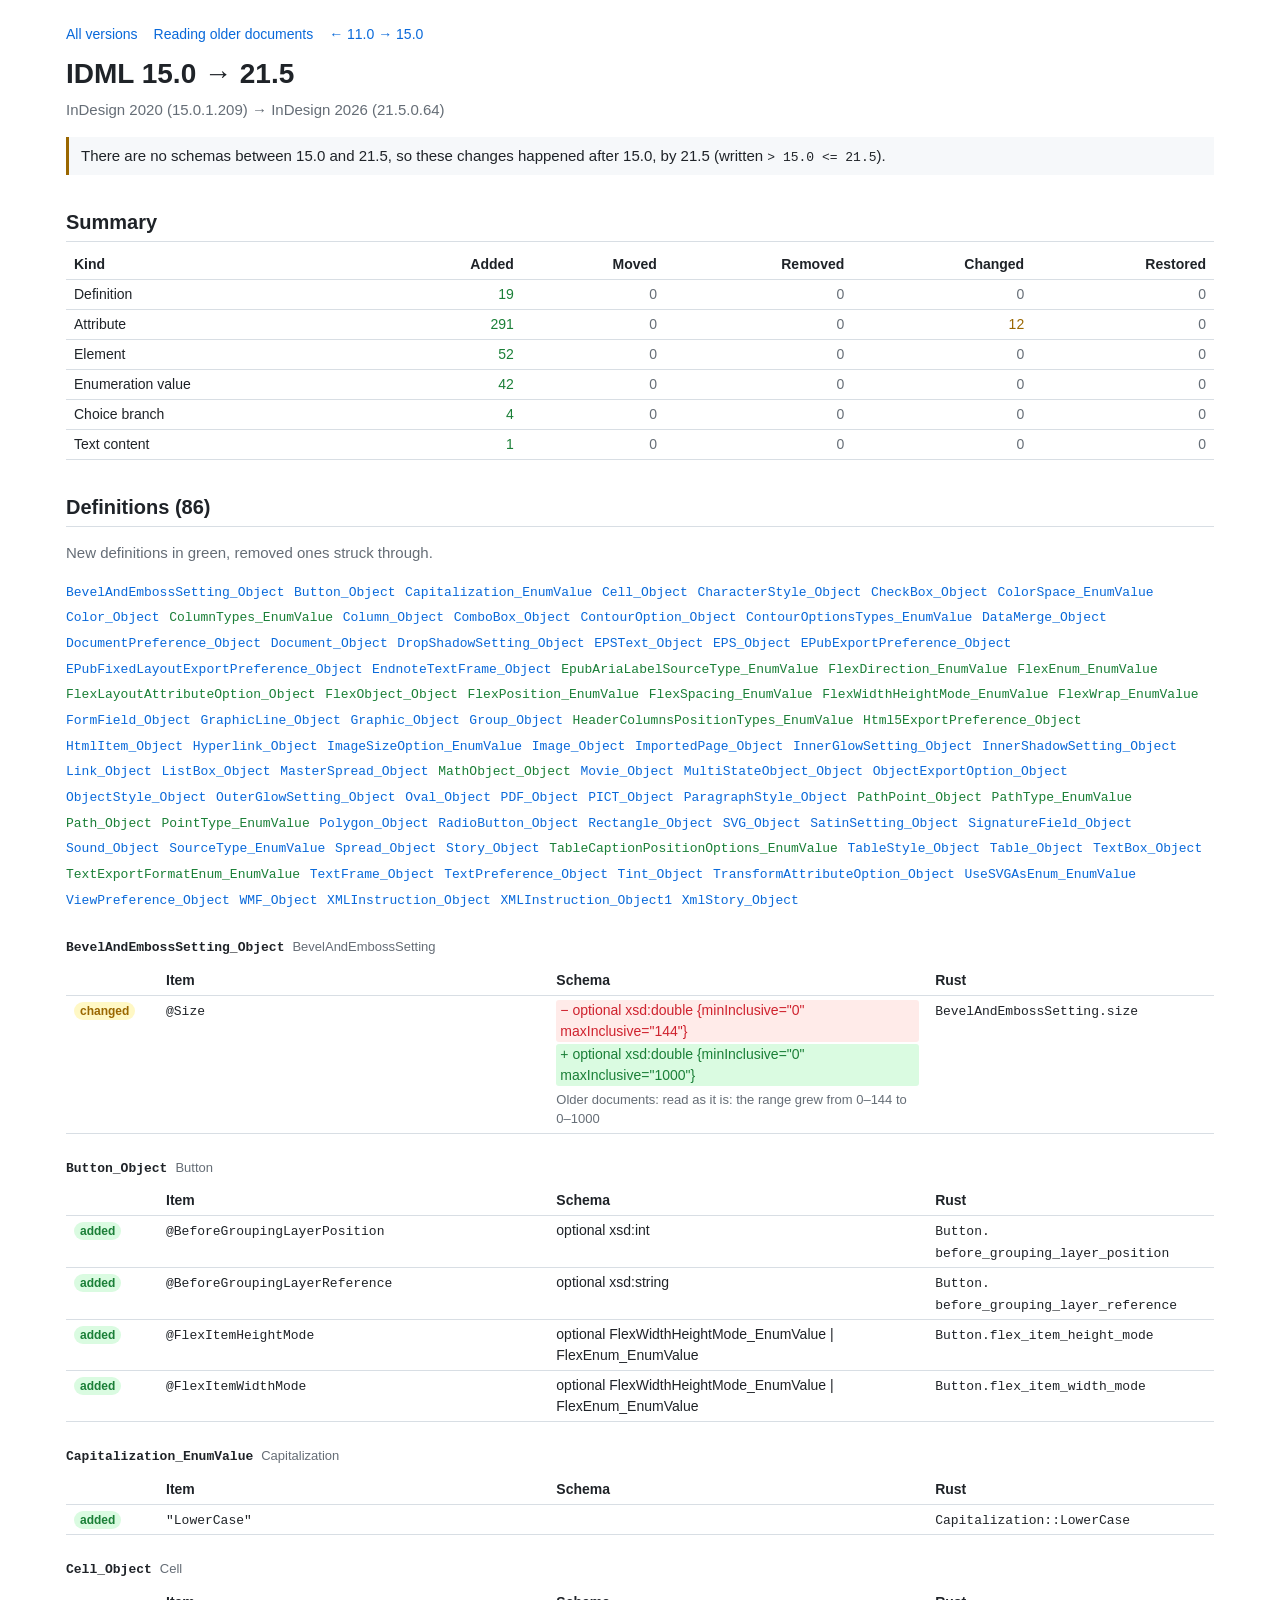
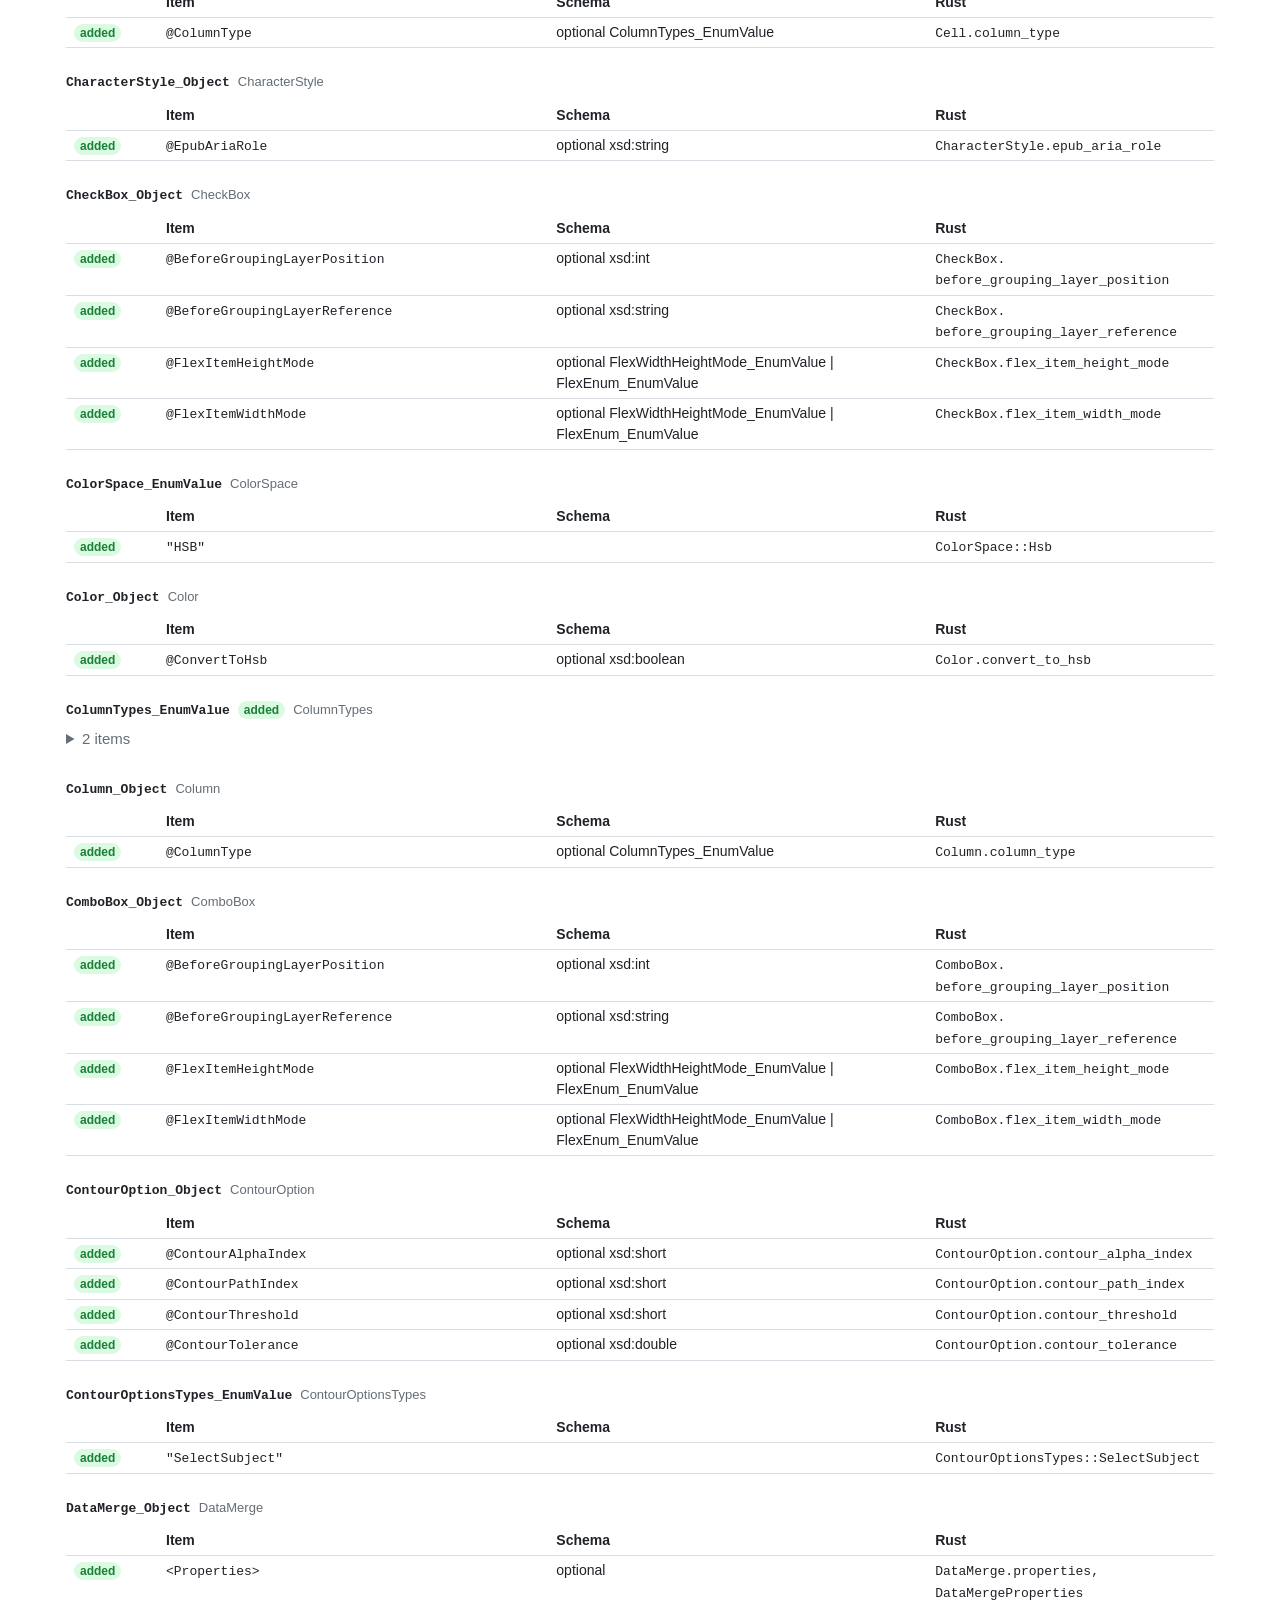
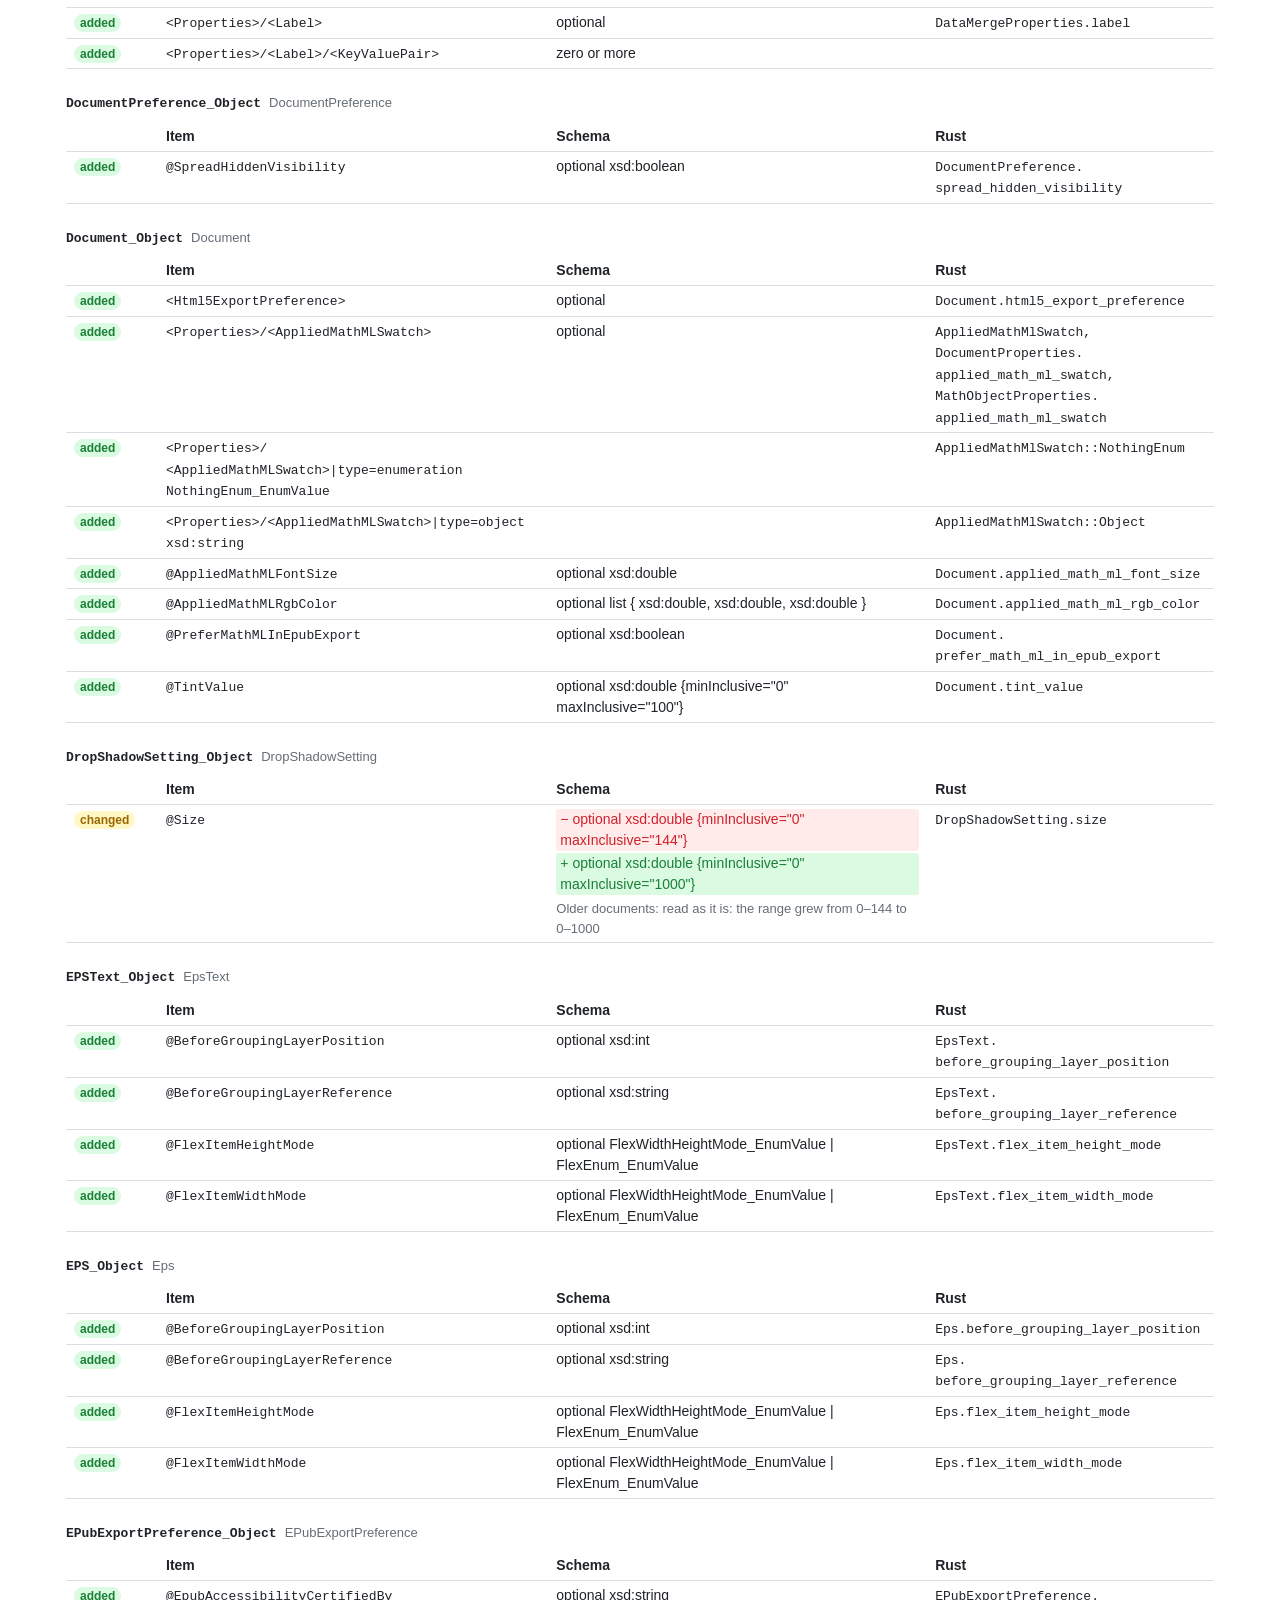
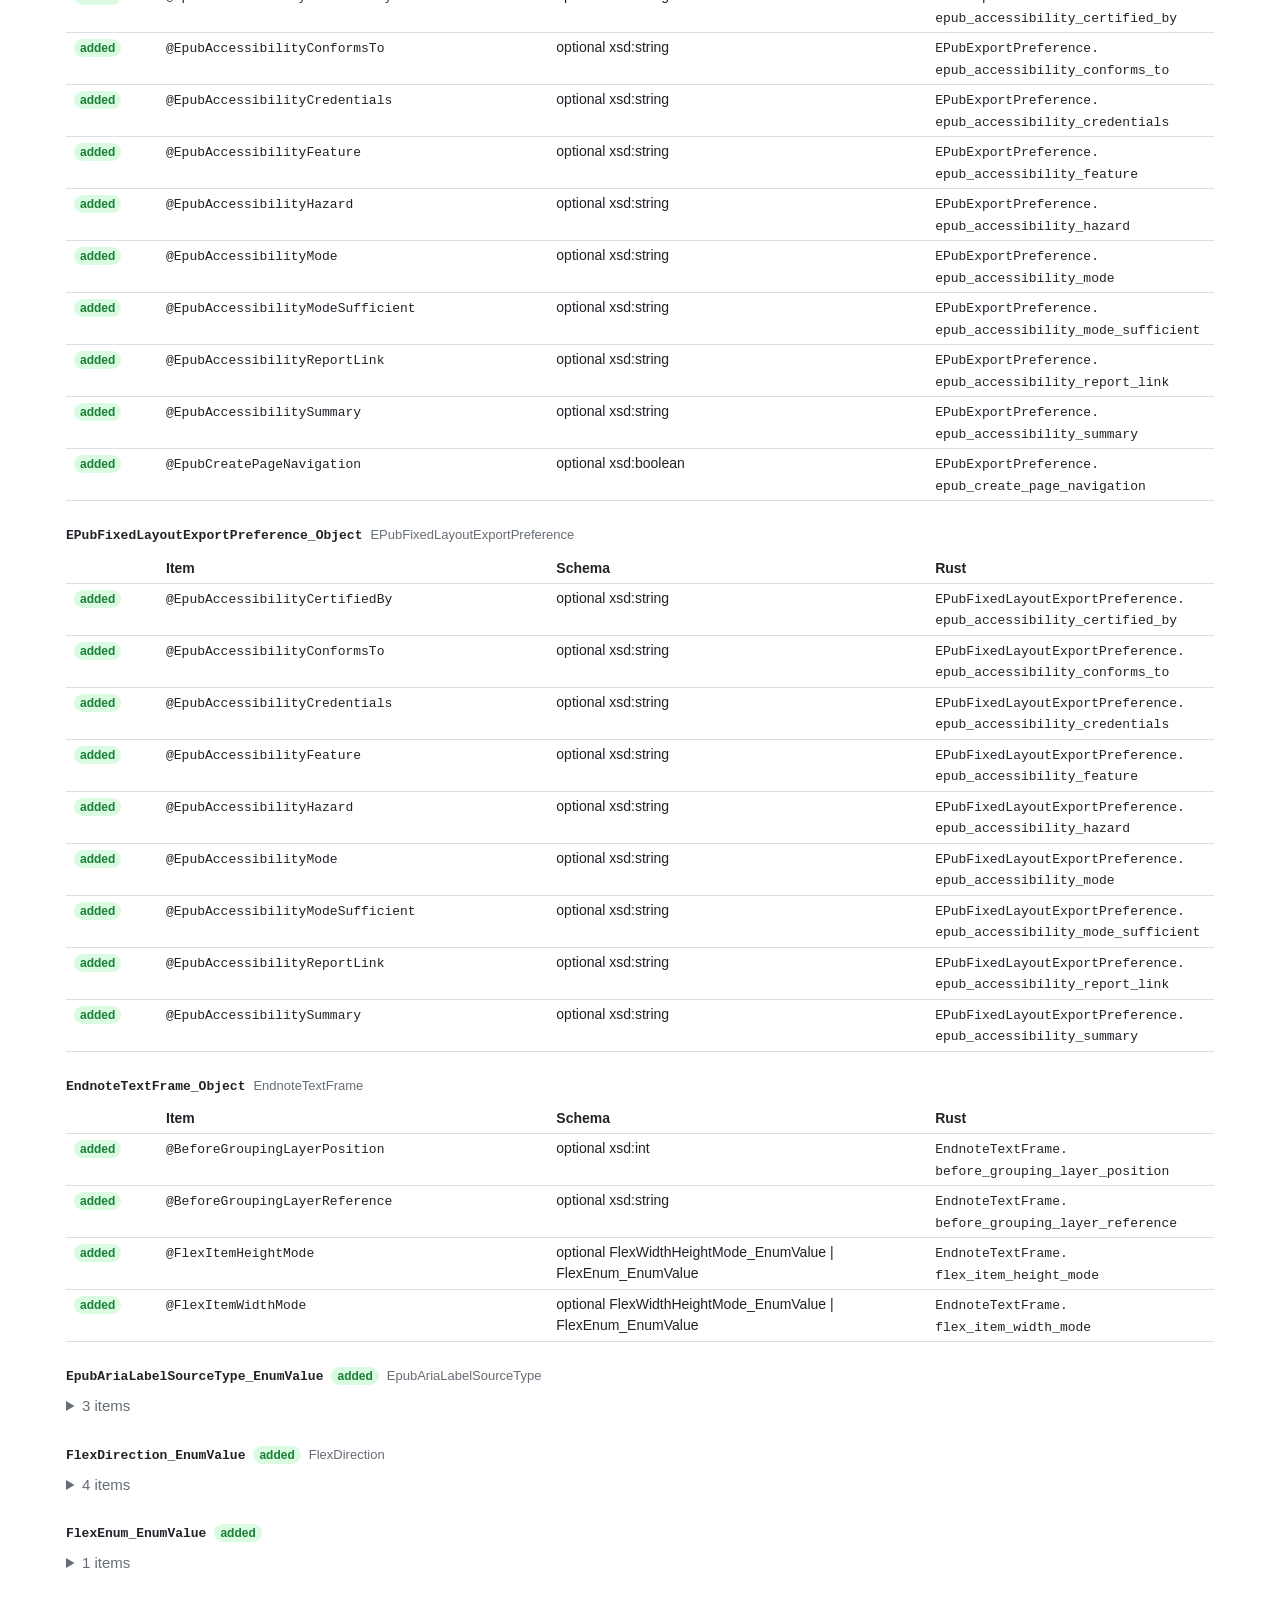
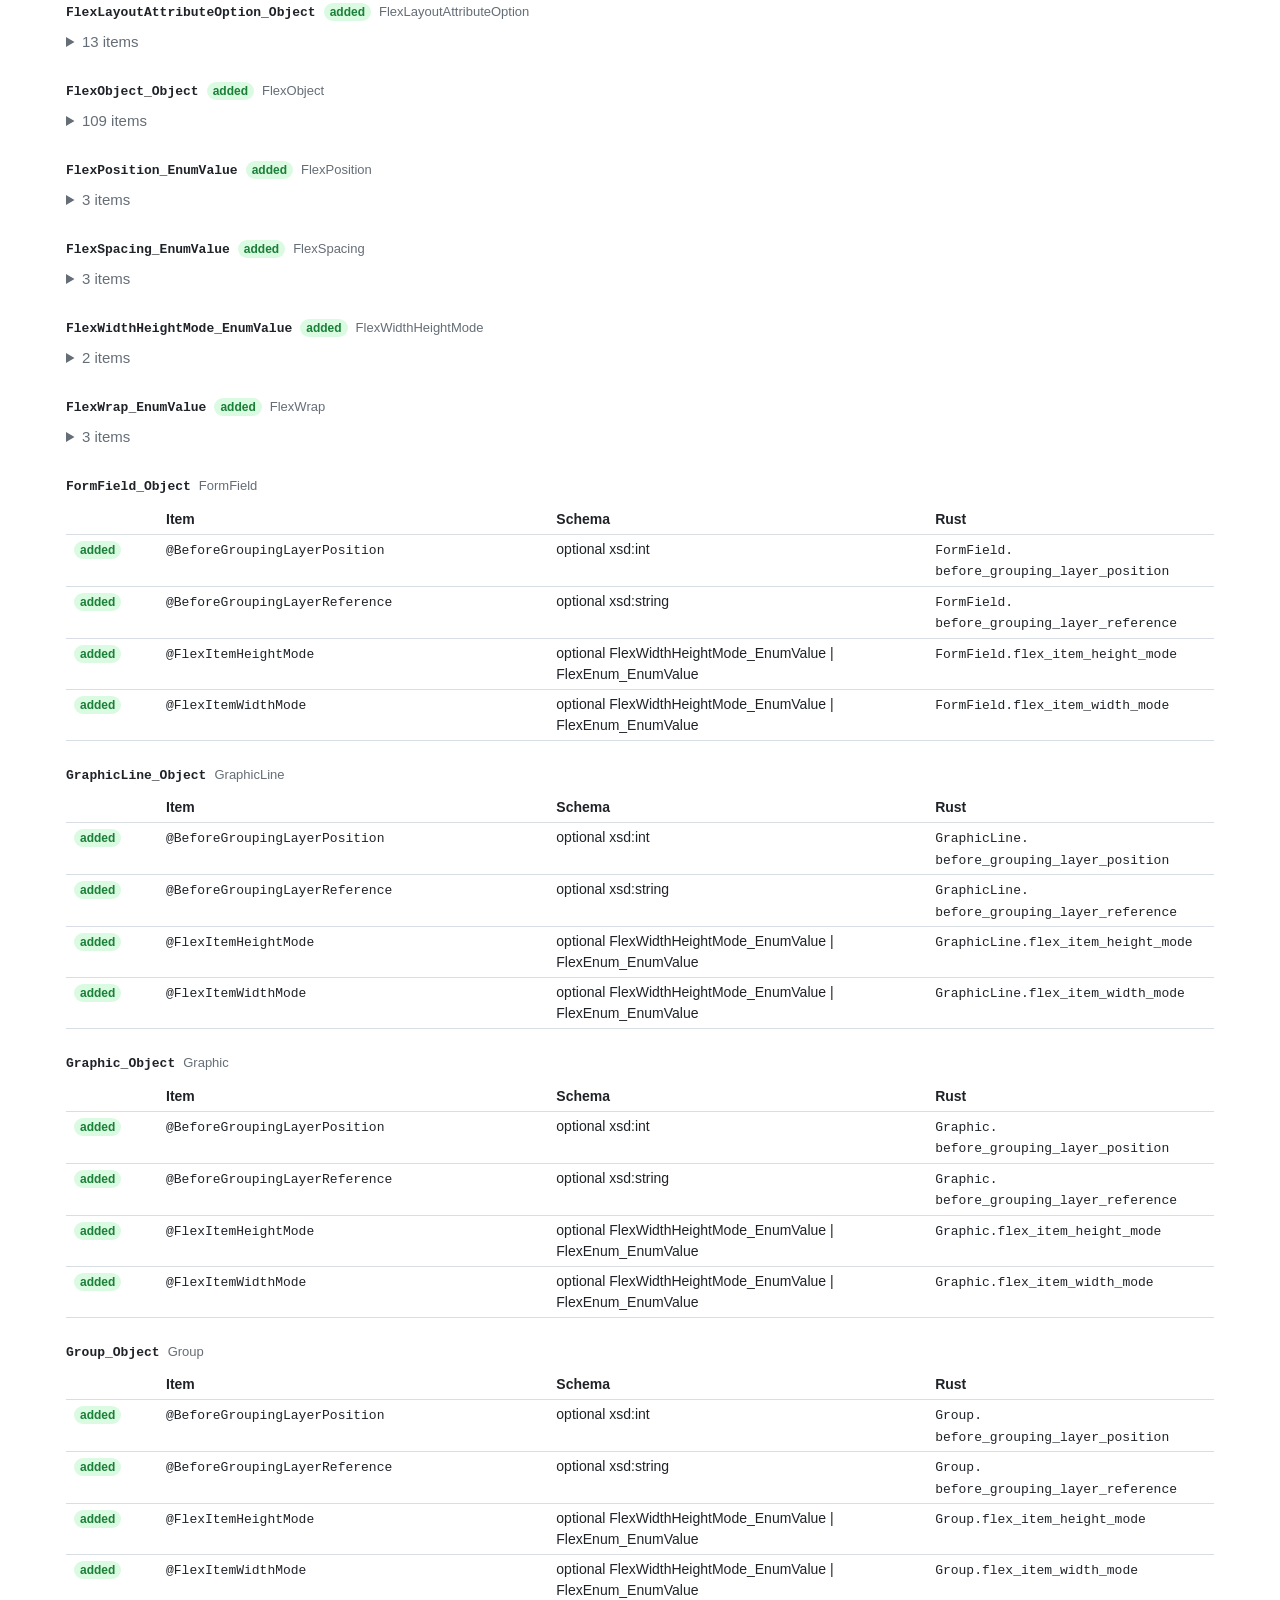
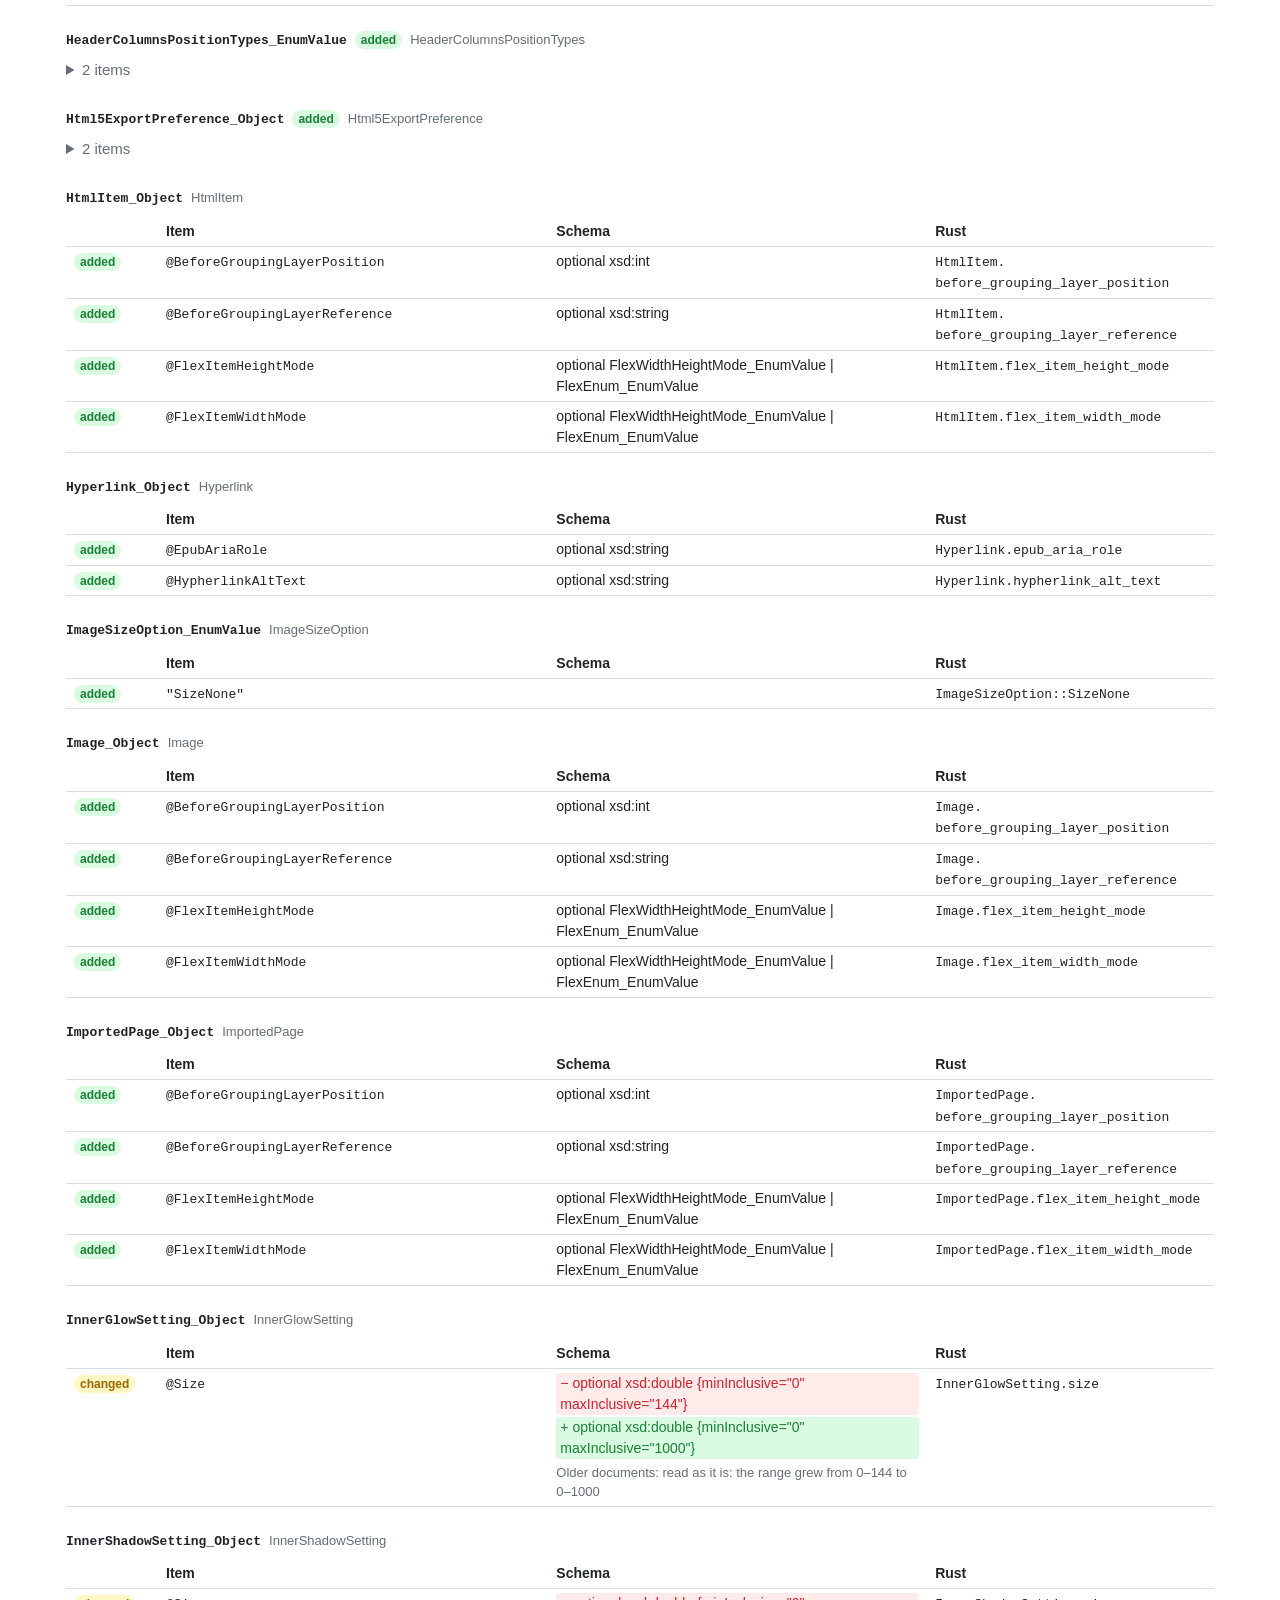
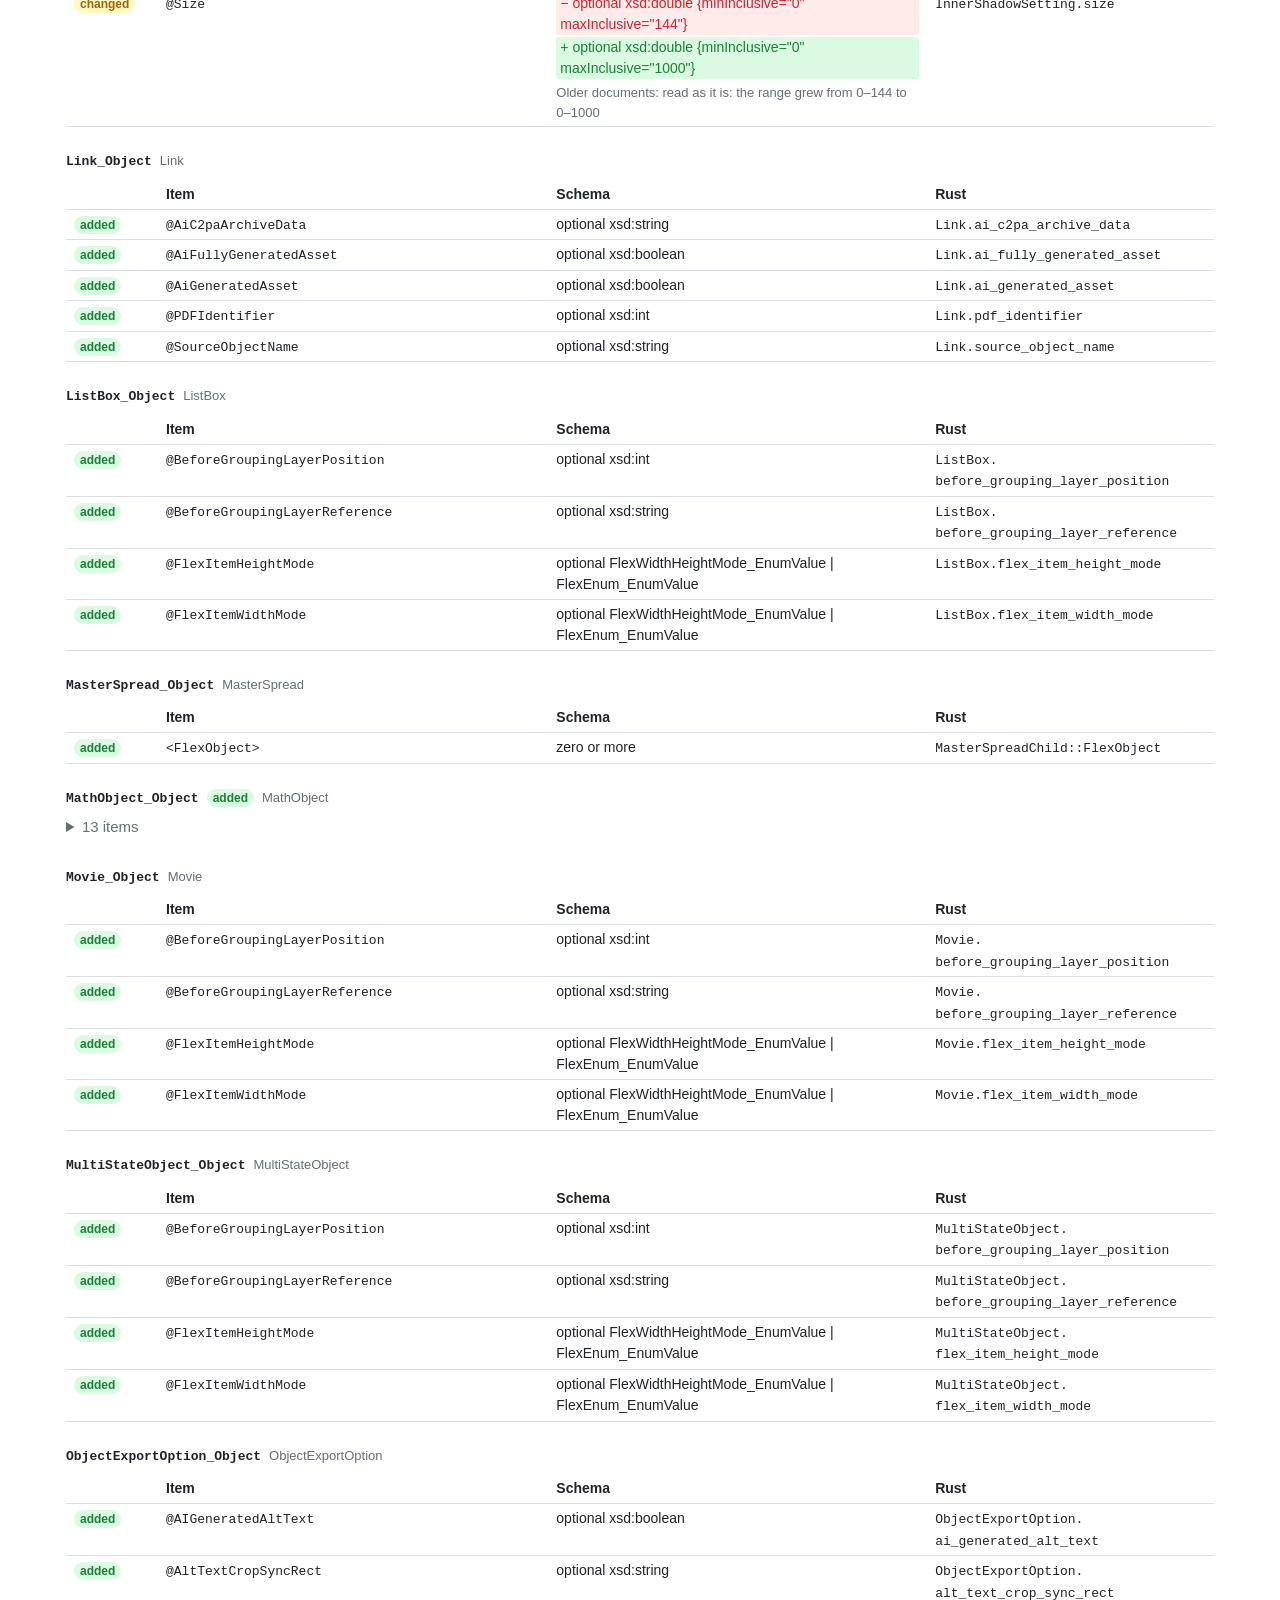
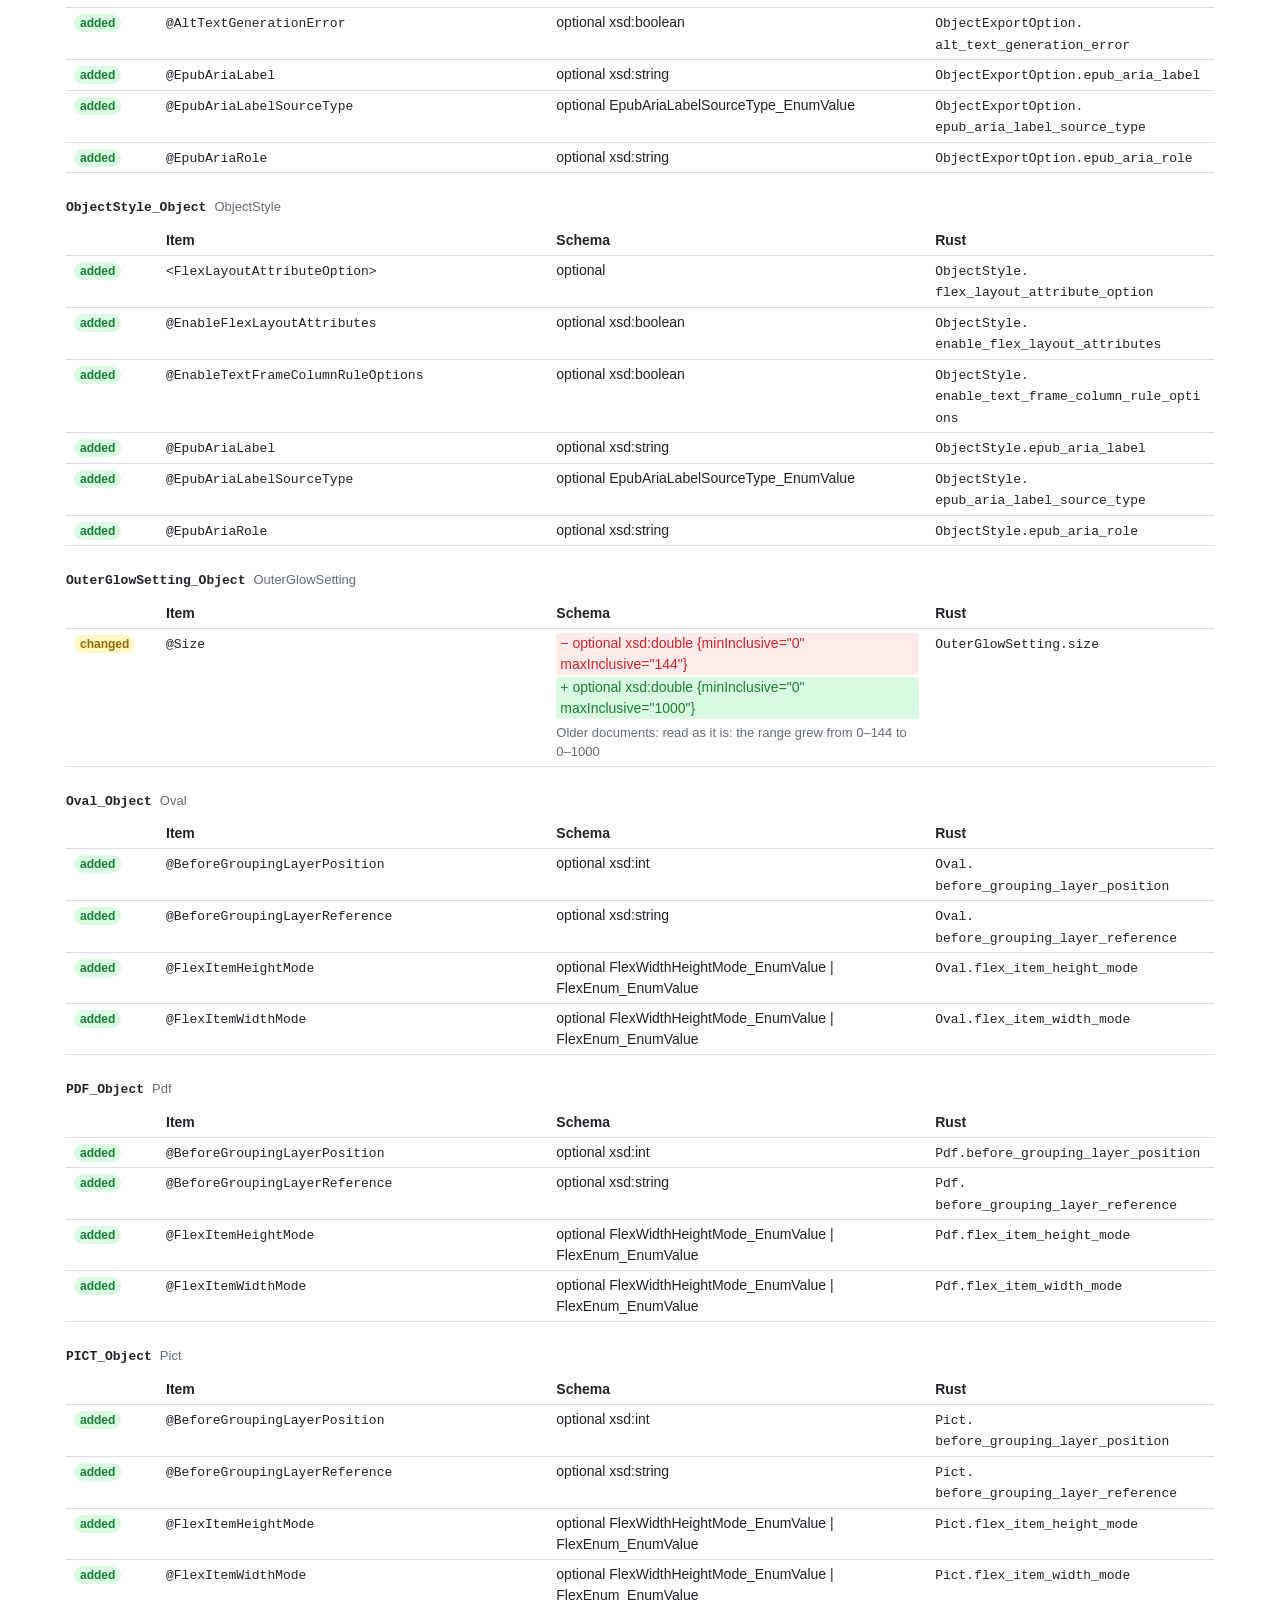
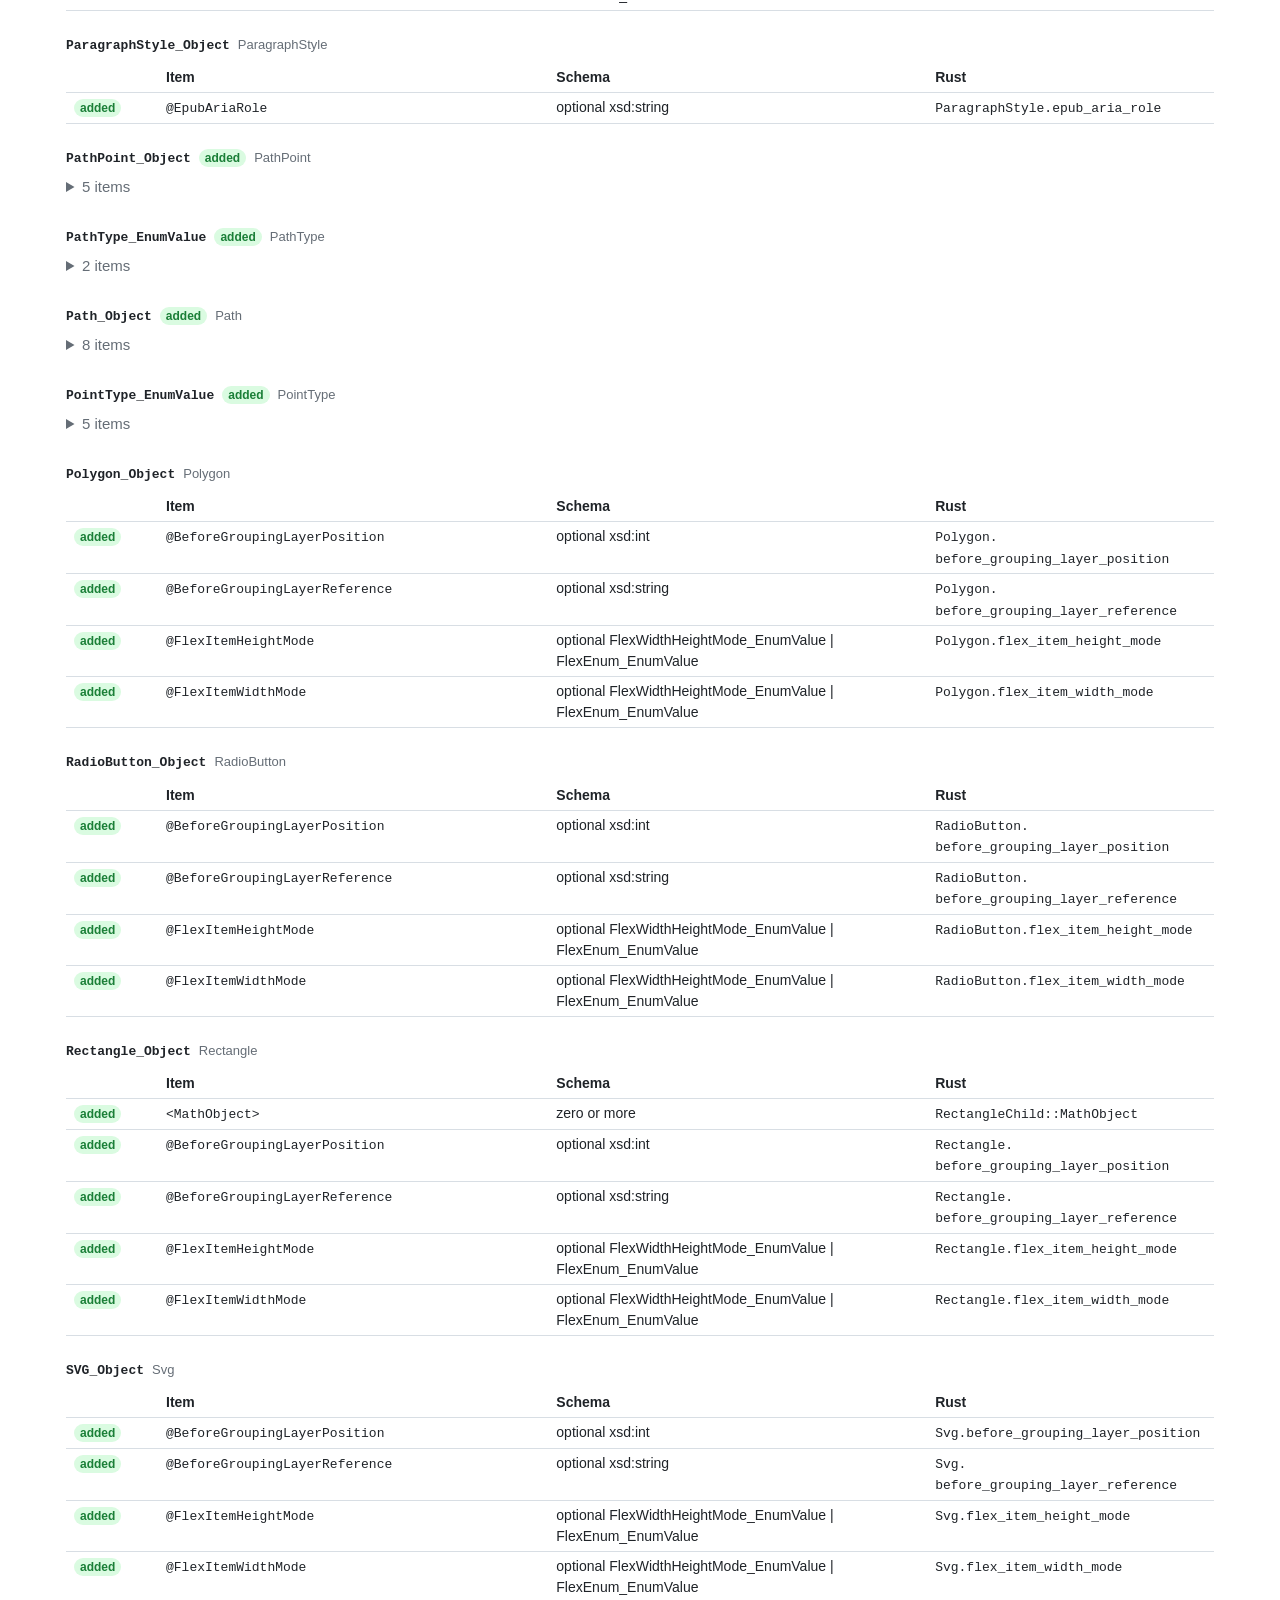
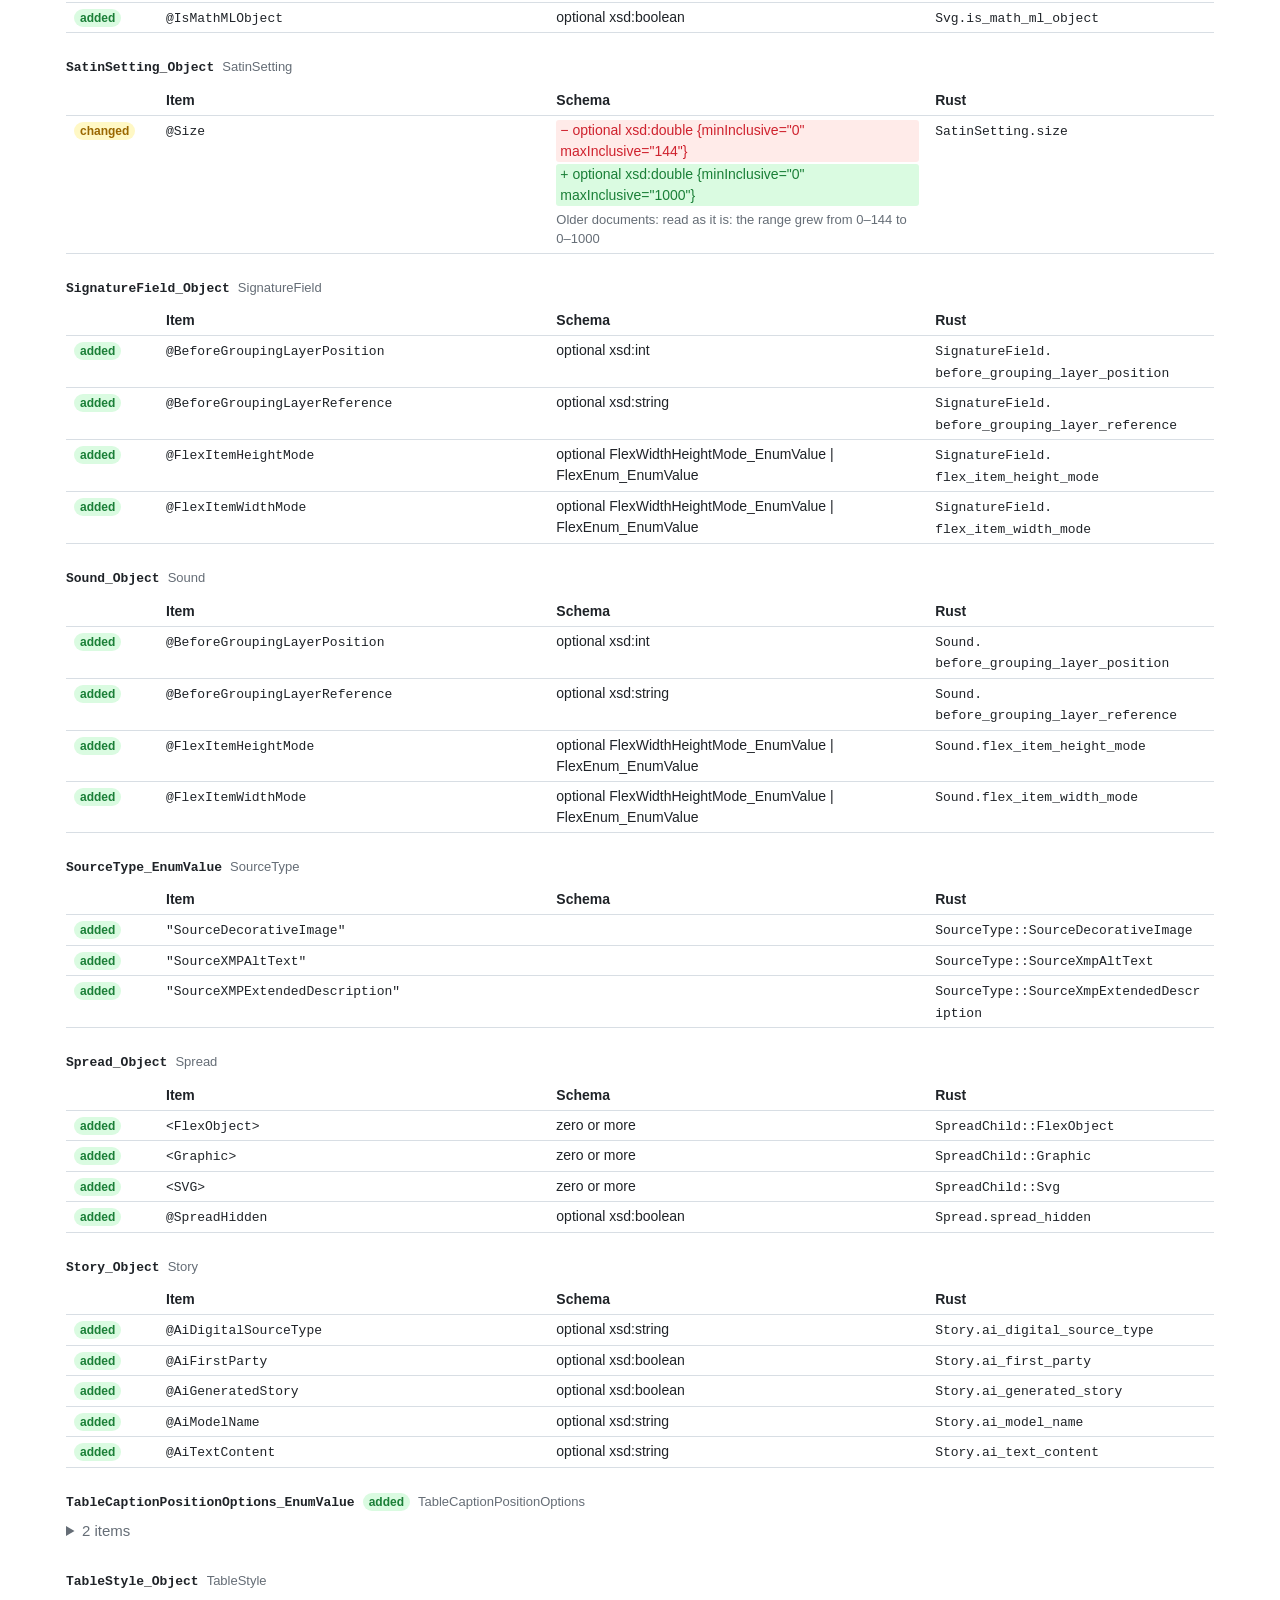
<file: docs/15.0-to-21.5.html>
<!doctype html>
<html lang="en">
<head>
<meta charset="utf-8">
<meta name="viewport" content="width=device-width, initial-scale=1">
<title>IDML 15.0 → 21.5</title>
<link rel="stylesheet" href="style.css">
</head>
<body>
<!-- @generated by idml-codegen from the schemas in schemas/. Do not edit. -->
<nav><a href="index.html">All versions</a><a href="upgrades.html">Reading older documents</a><a href="11.0-to-15.0.html">← 11.0 → 15.0</a></nav>
<h1>IDML 15.0 → 21.5</h1>
<p class="lead">InDesign 2020 (15.0.1.209) → InDesign 2026 (21.5.0.64)</p>
<p class="note">There are no schemas between 15.0 and 21.5, so these changes happened after 15.0, by 21.5 (written <code>&gt; 15.0 &lt;= 21.5</code>).</p>
<h2>Summary</h2>
<div class="scroll"><table>
<tr><th>Kind</th><th class="num">Added</th><th class="num">Moved</th><th class="num">Removed</th><th class="num">Changed</th><th class="num">Restored</th></tr>
<tr><td>Definition</td><td class="num added">19</td><td class="num zero">0</td><td class="num zero">0</td><td class="num zero">0</td><td class="num zero">0</td></tr>
<tr><td>Attribute</td><td class="num added">291</td><td class="num zero">0</td><td class="num zero">0</td><td class="num changed">12</td><td class="num zero">0</td></tr>
<tr><td>Element</td><td class="num added">52</td><td class="num zero">0</td><td class="num zero">0</td><td class="num zero">0</td><td class="num zero">0</td></tr>
<tr><td>Enumeration value</td><td class="num added">42</td><td class="num zero">0</td><td class="num zero">0</td><td class="num zero">0</td><td class="num zero">0</td></tr>
<tr><td>Choice branch</td><td class="num added">4</td><td class="num zero">0</td><td class="num zero">0</td><td class="num zero">0</td><td class="num zero">0</td></tr>
<tr><td>Text content</td><td class="num added">1</td><td class="num zero">0</td><td class="num zero">0</td><td class="num zero">0</td><td class="num zero">0</td></tr>
</table></div>
<h2>Definitions (86)</h2>
<p class="muted">New definitions in green, removed ones struck through.</p>
<p class="toc">
<a class="" href="#BevelAndEmbossSetting_Object">BevelAndEmbossSetting_Object</a> <a class="" href="#Button_Object">Button_Object</a> <a class="" href="#Capitalization_EnumValue">Capitalization_EnumValue</a> <a class="" href="#Cell_Object">Cell_Object</a> <a class="" href="#CharacterStyle_Object">CharacterStyle_Object</a> <a class="" href="#CheckBox_Object">CheckBox_Object</a> <a class="" href="#ColorSpace_EnumValue">ColorSpace_EnumValue</a> <a class="" href="#Color_Object">Color_Object</a> <a class="added" href="#ColumnTypes_EnumValue">ColumnTypes_EnumValue</a> <a class="" href="#Column_Object">Column_Object</a> <a class="" href="#ComboBox_Object">ComboBox_Object</a> <a class="" href="#ContourOption_Object">ContourOption_Object</a> <a class="" href="#ContourOptionsTypes_EnumValue">ContourOptionsTypes_EnumValue</a> <a class="" href="#DataMerge_Object">DataMerge_Object</a> <a class="" href="#DocumentPreference_Object">DocumentPreference_Object</a> <a class="" href="#Document_Object">Document_Object</a> <a class="" href="#DropShadowSetting_Object">DropShadowSetting_Object</a> <a class="" href="#EPSText_Object">EPSText_Object</a> <a class="" href="#EPS_Object">EPS_Object</a> <a class="" href="#EPubExportPreference_Object">EPubExportPreference_Object</a> <a class="" href="#EPubFixedLayoutExportPreference_Object">EPubFixedLayoutExportPreference_Object</a> <a class="" href="#EndnoteTextFrame_Object">EndnoteTextFrame_Object</a> <a class="added" href="#EpubAriaLabelSourceType_EnumValue">EpubAriaLabelSourceType_EnumValue</a> <a class="added" href="#FlexDirection_EnumValue">FlexDirection_EnumValue</a> <a class="added" href="#FlexEnum_EnumValue">FlexEnum_EnumValue</a> <a class="added" href="#FlexLayoutAttributeOption_Object">FlexLayoutAttributeOption_Object</a> <a class="added" href="#FlexObject_Object">FlexObject_Object</a> <a class="added" href="#FlexPosition_EnumValue">FlexPosition_EnumValue</a> <a class="added" href="#FlexSpacing_EnumValue">FlexSpacing_EnumValue</a> <a class="added" href="#FlexWidthHeightMode_EnumValue">FlexWidthHeightMode_EnumValue</a> <a class="added" href="#FlexWrap_EnumValue">FlexWrap_EnumValue</a> <a class="" href="#FormField_Object">FormField_Object</a> <a class="" href="#GraphicLine_Object">GraphicLine_Object</a> <a class="" href="#Graphic_Object">Graphic_Object</a> <a class="" href="#Group_Object">Group_Object</a> <a class="added" href="#HeaderColumnsPositionTypes_EnumValue">HeaderColumnsPositionTypes_EnumValue</a> <a class="added" href="#Html5ExportPreference_Object">Html5ExportPreference_Object</a> <a class="" href="#HtmlItem_Object">HtmlItem_Object</a> <a class="" href="#Hyperlink_Object">Hyperlink_Object</a> <a class="" href="#ImageSizeOption_EnumValue">ImageSizeOption_EnumValue</a> <a class="" href="#Image_Object">Image_Object</a> <a class="" href="#ImportedPage_Object">ImportedPage_Object</a> <a class="" href="#InnerGlowSetting_Object">InnerGlowSetting_Object</a> <a class="" href="#InnerShadowSetting_Object">InnerShadowSetting_Object</a> <a class="" href="#Link_Object">Link_Object</a> <a class="" href="#ListBox_Object">ListBox_Object</a> <a class="" href="#MasterSpread_Object">MasterSpread_Object</a> <a class="added" href="#MathObject_Object">MathObject_Object</a> <a class="" href="#Movie_Object">Movie_Object</a> <a class="" href="#MultiStateObject_Object">MultiStateObject_Object</a> <a class="" href="#ObjectExportOption_Object">ObjectExportOption_Object</a> <a class="" href="#ObjectStyle_Object">ObjectStyle_Object</a> <a class="" href="#OuterGlowSetting_Object">OuterGlowSetting_Object</a> <a class="" href="#Oval_Object">Oval_Object</a> <a class="" href="#PDF_Object">PDF_Object</a> <a class="" href="#PICT_Object">PICT_Object</a> <a class="" href="#ParagraphStyle_Object">ParagraphStyle_Object</a> <a class="added" href="#PathPoint_Object">PathPoint_Object</a> <a class="added" href="#PathType_EnumValue">PathType_EnumValue</a> <a class="added" href="#Path_Object">Path_Object</a> <a class="added" href="#PointType_EnumValue">PointType_EnumValue</a> <a class="" href="#Polygon_Object">Polygon_Object</a> <a class="" href="#RadioButton_Object">RadioButton_Object</a> <a class="" href="#Rectangle_Object">Rectangle_Object</a> <a class="" href="#SVG_Object">SVG_Object</a> <a class="" href="#SatinSetting_Object">SatinSetting_Object</a> <a class="" href="#SignatureField_Object">SignatureField_Object</a> <a class="" href="#Sound_Object">Sound_Object</a> <a class="" href="#SourceType_EnumValue">SourceType_EnumValue</a> <a class="" href="#Spread_Object">Spread_Object</a> <a class="" href="#Story_Object">Story_Object</a> <a class="added" href="#TableCaptionPositionOptions_EnumValue">TableCaptionPositionOptions_EnumValue</a> <a class="" href="#TableStyle_Object">TableStyle_Object</a> <a class="" href="#Table_Object">Table_Object</a> <a class="" href="#TextBox_Object">TextBox_Object</a> <a class="added" href="#TextExportFormatEnum_EnumValue">TextExportFormatEnum_EnumValue</a> <a class="" href="#TextFrame_Object">TextFrame_Object</a> <a class="" href="#TextPreference_Object">TextPreference_Object</a> <a class="" href="#Tint_Object">Tint_Object</a> <a class="" href="#TransformAttributeOption_Object">TransformAttributeOption_Object</a> <a class="" href="#UseSVGAsEnum_EnumValue">UseSVGAsEnum_EnumValue</a> <a class="" href="#ViewPreference_Object">ViewPreference_Object</a> <a class="" href="#WMF_Object">WMF_Object</a> <a class="" href="#XMLInstruction_Object">XMLInstruction_Object</a> <a class="" href="#XMLInstruction_Object1">XMLInstruction_Object1</a> <a class="" href="#XmlStory_Object">XmlStory_Object</a> </p>
<section id="BevelAndEmbossSetting_Object">
<h3><code>BevelAndEmbossSetting_Object</code> <span class="rust">BevelAndEmbossSetting</span></h3>
<div class="scroll"><table class="items">
<colgroup><col class="c-change"><col class="c-item"><col class="c-schema"><col class="c-rust"></colgroup>
<tr><th></th><th>Item</th><th>Schema</th><th>Rust</th></tr>
<tr><td><span class="badge changed">changed</span></td><td><code>@Size</code></td><td><del>optional xsd:double {minInclusive=&quot;0&quot; maxInclusive=&quot;144&quot;}</del><ins>optional xsd:double {minInclusive=&quot;0&quot; maxInclusive=&quot;1000&quot;}</ins><span class="upgrade">Older documents: read as it is: the range grew from 0–144 to 0–1000</span></td><td><code>BevelAndEmbossSetting.<wbr>size</code></td></tr>
</table></div>
</section>
<section id="Button_Object">
<h3><code>Button_Object</code> <span class="rust">Button</span></h3>
<div class="scroll"><table class="items">
<colgroup><col class="c-change"><col class="c-item"><col class="c-schema"><col class="c-rust"></colgroup>
<tr><th></th><th>Item</th><th>Schema</th><th>Rust</th></tr>
<tr><td><span class="badge added">added</span></td><td><code>@BeforeGroupingLayerPosition</code></td><td><span>optional xsd:int</span></td><td><code>Button.<wbr>before_grouping_layer_position</code></td></tr>
<tr><td><span class="badge added">added</span></td><td><code>@BeforeGroupingLayerReference</code></td><td><span>optional xsd:string</span></td><td><code>Button.<wbr>before_grouping_layer_reference</code></td></tr>
<tr><td><span class="badge added">added</span></td><td><code>@FlexItemHeightMode</code></td><td><span>optional FlexWidthHeightMode_EnumValue | FlexEnum_EnumValue</span></td><td><code>Button.<wbr>flex_item_height_mode</code></td></tr>
<tr><td><span class="badge added">added</span></td><td><code>@FlexItemWidthMode</code></td><td><span>optional FlexWidthHeightMode_EnumValue | FlexEnum_EnumValue</span></td><td><code>Button.<wbr>flex_item_width_mode</code></td></tr>
</table></div>
</section>
<section id="Capitalization_EnumValue">
<h3><code>Capitalization_EnumValue</code> <span class="rust">Capitalization</span></h3>
<div class="scroll"><table class="items">
<colgroup><col class="c-change"><col class="c-item"><col class="c-schema"><col class="c-rust"></colgroup>
<tr><th></th><th>Item</th><th>Schema</th><th>Rust</th></tr>
<tr><td><span class="badge added">added</span></td><td><code>&quot;LowerCase&quot;</code></td><td></td><td><code>Capitalization::LowerCase</code></td></tr>
</table></div>
</section>
<section id="Cell_Object">
<h3><code>Cell_Object</code> <span class="rust">Cell</span></h3>
<div class="scroll"><table class="items">
<colgroup><col class="c-change"><col class="c-item"><col class="c-schema"><col class="c-rust"></colgroup>
<tr><th></th><th>Item</th><th>Schema</th><th>Rust</th></tr>
<tr><td><span class="badge added">added</span></td><td><code>@ColumnType</code></td><td><span>optional ColumnTypes_EnumValue</span></td><td><code>Cell.<wbr>column_type</code></td></tr>
</table></div>
</section>
<section id="CharacterStyle_Object">
<h3><code>CharacterStyle_Object</code> <span class="rust">CharacterStyle</span></h3>
<div class="scroll"><table class="items">
<colgroup><col class="c-change"><col class="c-item"><col class="c-schema"><col class="c-rust"></colgroup>
<tr><th></th><th>Item</th><th>Schema</th><th>Rust</th></tr>
<tr><td><span class="badge added">added</span></td><td><code>@EpubAriaRole</code></td><td><span>optional xsd:string</span></td><td><code>CharacterStyle.<wbr>epub_aria_role</code></td></tr>
</table></div>
</section>
<section id="CheckBox_Object">
<h3><code>CheckBox_Object</code> <span class="rust">CheckBox</span></h3>
<div class="scroll"><table class="items">
<colgroup><col class="c-change"><col class="c-item"><col class="c-schema"><col class="c-rust"></colgroup>
<tr><th></th><th>Item</th><th>Schema</th><th>Rust</th></tr>
<tr><td><span class="badge added">added</span></td><td><code>@BeforeGroupingLayerPosition</code></td><td><span>optional xsd:int</span></td><td><code>CheckBox.<wbr>before_grouping_layer_position</code></td></tr>
<tr><td><span class="badge added">added</span></td><td><code>@BeforeGroupingLayerReference</code></td><td><span>optional xsd:string</span></td><td><code>CheckBox.<wbr>before_grouping_layer_reference</code></td></tr>
<tr><td><span class="badge added">added</span></td><td><code>@FlexItemHeightMode</code></td><td><span>optional FlexWidthHeightMode_EnumValue | FlexEnum_EnumValue</span></td><td><code>CheckBox.<wbr>flex_item_height_mode</code></td></tr>
<tr><td><span class="badge added">added</span></td><td><code>@FlexItemWidthMode</code></td><td><span>optional FlexWidthHeightMode_EnumValue | FlexEnum_EnumValue</span></td><td><code>CheckBox.<wbr>flex_item_width_mode</code></td></tr>
</table></div>
</section>
<section id="ColorSpace_EnumValue">
<h3><code>ColorSpace_EnumValue</code> <span class="rust">ColorSpace</span></h3>
<div class="scroll"><table class="items">
<colgroup><col class="c-change"><col class="c-item"><col class="c-schema"><col class="c-rust"></colgroup>
<tr><th></th><th>Item</th><th>Schema</th><th>Rust</th></tr>
<tr><td><span class="badge added">added</span></td><td><code>&quot;HSB&quot;</code></td><td></td><td><code>ColorSpace::Hsb</code></td></tr>
</table></div>
</section>
<section id="Color_Object">
<h3><code>Color_Object</code> <span class="rust">Color</span></h3>
<div class="scroll"><table class="items">
<colgroup><col class="c-change"><col class="c-item"><col class="c-schema"><col class="c-rust"></colgroup>
<tr><th></th><th>Item</th><th>Schema</th><th>Rust</th></tr>
<tr><td><span class="badge added">added</span></td><td><code>@ConvertToHsb</code></td><td><span>optional xsd:boolean</span></td><td><code>Color.<wbr>convert_to_hsb</code></td></tr>
</table></div>
</section>
<section id="ColumnTypes_EnumValue">
<h3><code>ColumnTypes_EnumValue</code> <span class="badge added">added</span> <span class="rust">ColumnTypes</span></h3>
<details><summary>2 items</summary>
<div class="scroll"><table class="items">
<colgroup><col class="c-change"><col class="c-item"><col class="c-schema"><col class="c-rust"></colgroup>
<tr><th></th><th>Item</th><th>Schema</th><th>Rust</th></tr>
<tr><td><span class="badge added">added</span></td><td><code>&quot;BodyColumn&quot;</code></td><td></td><td><code>ColumnTypes::BodyColumn</code></td></tr>
<tr><td><span class="badge added">added</span></td><td><code>&quot;HeaderColumn&quot;</code></td><td></td><td><code>ColumnTypes::HeaderColumn</code></td></tr>
</table></div>
</details>
</section>
<section id="Column_Object">
<h3><code>Column_Object</code> <span class="rust">Column</span></h3>
<div class="scroll"><table class="items">
<colgroup><col class="c-change"><col class="c-item"><col class="c-schema"><col class="c-rust"></colgroup>
<tr><th></th><th>Item</th><th>Schema</th><th>Rust</th></tr>
<tr><td><span class="badge added">added</span></td><td><code>@ColumnType</code></td><td><span>optional ColumnTypes_EnumValue</span></td><td><code>Column.<wbr>column_type</code></td></tr>
</table></div>
</section>
<section id="ComboBox_Object">
<h3><code>ComboBox_Object</code> <span class="rust">ComboBox</span></h3>
<div class="scroll"><table class="items">
<colgroup><col class="c-change"><col class="c-item"><col class="c-schema"><col class="c-rust"></colgroup>
<tr><th></th><th>Item</th><th>Schema</th><th>Rust</th></tr>
<tr><td><span class="badge added">added</span></td><td><code>@BeforeGroupingLayerPosition</code></td><td><span>optional xsd:int</span></td><td><code>ComboBox.<wbr>before_grouping_layer_position</code></td></tr>
<tr><td><span class="badge added">added</span></td><td><code>@BeforeGroupingLayerReference</code></td><td><span>optional xsd:string</span></td><td><code>ComboBox.<wbr>before_grouping_layer_reference</code></td></tr>
<tr><td><span class="badge added">added</span></td><td><code>@FlexItemHeightMode</code></td><td><span>optional FlexWidthHeightMode_EnumValue | FlexEnum_EnumValue</span></td><td><code>ComboBox.<wbr>flex_item_height_mode</code></td></tr>
<tr><td><span class="badge added">added</span></td><td><code>@FlexItemWidthMode</code></td><td><span>optional FlexWidthHeightMode_EnumValue | FlexEnum_EnumValue</span></td><td><code>ComboBox.<wbr>flex_item_width_mode</code></td></tr>
</table></div>
</section>
<section id="ContourOption_Object">
<h3><code>ContourOption_Object</code> <span class="rust">ContourOption</span></h3>
<div class="scroll"><table class="items">
<colgroup><col class="c-change"><col class="c-item"><col class="c-schema"><col class="c-rust"></colgroup>
<tr><th></th><th>Item</th><th>Schema</th><th>Rust</th></tr>
<tr><td><span class="badge added">added</span></td><td><code>@ContourAlphaIndex</code></td><td><span>optional xsd:short</span></td><td><code>ContourOption.<wbr>contour_alpha_index</code></td></tr>
<tr><td><span class="badge added">added</span></td><td><code>@ContourPathIndex</code></td><td><span>optional xsd:short</span></td><td><code>ContourOption.<wbr>contour_path_index</code></td></tr>
<tr><td><span class="badge added">added</span></td><td><code>@ContourThreshold</code></td><td><span>optional xsd:short</span></td><td><code>ContourOption.<wbr>contour_threshold</code></td></tr>
<tr><td><span class="badge added">added</span></td><td><code>@ContourTolerance</code></td><td><span>optional xsd:double</span></td><td><code>ContourOption.<wbr>contour_tolerance</code></td></tr>
</table></div>
</section>
<section id="ContourOptionsTypes_EnumValue">
<h3><code>ContourOptionsTypes_EnumValue</code> <span class="rust">ContourOptionsTypes</span></h3>
<div class="scroll"><table class="items">
<colgroup><col class="c-change"><col class="c-item"><col class="c-schema"><col class="c-rust"></colgroup>
<tr><th></th><th>Item</th><th>Schema</th><th>Rust</th></tr>
<tr><td><span class="badge added">added</span></td><td><code>&quot;SelectSubject&quot;</code></td><td></td><td><code>ContourOptionsTypes::SelectSubject</code></td></tr>
</table></div>
</section>
<section id="DataMerge_Object">
<h3><code>DataMerge_Object</code> <span class="rust">DataMerge</span></h3>
<div class="scroll"><table class="items">
<colgroup><col class="c-change"><col class="c-item"><col class="c-schema"><col class="c-rust"></colgroup>
<tr><th></th><th>Item</th><th>Schema</th><th>Rust</th></tr>
<tr><td><span class="badge added">added</span></td><td><code>&lt;Properties&gt;</code></td><td><span>optional</span></td><td><code>DataMerge.<wbr>properties, DataMergeProperties</code></td></tr>
<tr><td><span class="badge added">added</span></td><td><code>&lt;Properties&gt;/<wbr>&lt;Label&gt;</code></td><td><span>optional</span></td><td><code>DataMergeProperties.<wbr>label</code></td></tr>
<tr><td><span class="badge added">added</span></td><td><code>&lt;Properties&gt;/<wbr>&lt;Label&gt;/<wbr>&lt;KeyValuePair&gt;</code></td><td><span>zero or more</span></td><td><code></code></td></tr>
</table></div>
</section>
<section id="DocumentPreference_Object">
<h3><code>DocumentPreference_Object</code> <span class="rust">DocumentPreference</span></h3>
<div class="scroll"><table class="items">
<colgroup><col class="c-change"><col class="c-item"><col class="c-schema"><col class="c-rust"></colgroup>
<tr><th></th><th>Item</th><th>Schema</th><th>Rust</th></tr>
<tr><td><span class="badge added">added</span></td><td><code>@SpreadHiddenVisibility</code></td><td><span>optional xsd:boolean</span></td><td><code>DocumentPreference.<wbr>spread_hidden_visibility</code></td></tr>
</table></div>
</section>
<section id="Document_Object">
<h3><code>Document_Object</code> <span class="rust">Document</span></h3>
<div class="scroll"><table class="items">
<colgroup><col class="c-change"><col class="c-item"><col class="c-schema"><col class="c-rust"></colgroup>
<tr><th></th><th>Item</th><th>Schema</th><th>Rust</th></tr>
<tr><td><span class="badge added">added</span></td><td><code>&lt;Html5ExportPreference&gt;</code></td><td><span>optional</span></td><td><code>Document.<wbr>html5_export_preference</code></td></tr>
<tr><td><span class="badge added">added</span></td><td><code>&lt;Properties&gt;/<wbr>&lt;AppliedMathMLSwatch&gt;</code></td><td><span>optional</span></td><td><code>AppliedMathMlSwatch, DocumentProperties.<wbr>applied_math_ml_swatch, MathObjectProperties.<wbr>applied_math_ml_swatch</code></td></tr>
<tr><td><span class="badge added">added</span></td><td><code>&lt;Properties&gt;/<wbr>&lt;AppliedMathMLSwatch&gt;|type=enumeration NothingEnum_EnumValue</code></td><td></td><td><code>AppliedMathMlSwatch::NothingEnum</code></td></tr>
<tr><td><span class="badge added">added</span></td><td><code>&lt;Properties&gt;/<wbr>&lt;AppliedMathMLSwatch&gt;|type=object xsd:string</code></td><td></td><td><code>AppliedMathMlSwatch::Object</code></td></tr>
<tr><td><span class="badge added">added</span></td><td><code>@AppliedMathMLFontSize</code></td><td><span>optional xsd:double</span></td><td><code>Document.<wbr>applied_math_ml_font_size</code></td></tr>
<tr><td><span class="badge added">added</span></td><td><code>@AppliedMathMLRgbColor</code></td><td><span>optional list { xsd:double, xsd:double, xsd:double }</span></td><td><code>Document.<wbr>applied_math_ml_rgb_color</code></td></tr>
<tr><td><span class="badge added">added</span></td><td><code>@PreferMathMLInEpubExport</code></td><td><span>optional xsd:boolean</span></td><td><code>Document.<wbr>prefer_math_ml_in_epub_export</code></td></tr>
<tr><td><span class="badge added">added</span></td><td><code>@TintValue</code></td><td><span>optional xsd:double {minInclusive=&quot;0&quot; maxInclusive=&quot;100&quot;}</span></td><td><code>Document.<wbr>tint_value</code></td></tr>
</table></div>
</section>
<section id="DropShadowSetting_Object">
<h3><code>DropShadowSetting_Object</code> <span class="rust">DropShadowSetting</span></h3>
<div class="scroll"><table class="items">
<colgroup><col class="c-change"><col class="c-item"><col class="c-schema"><col class="c-rust"></colgroup>
<tr><th></th><th>Item</th><th>Schema</th><th>Rust</th></tr>
<tr><td><span class="badge changed">changed</span></td><td><code>@Size</code></td><td><del>optional xsd:double {minInclusive=&quot;0&quot; maxInclusive=&quot;144&quot;}</del><ins>optional xsd:double {minInclusive=&quot;0&quot; maxInclusive=&quot;1000&quot;}</ins><span class="upgrade">Older documents: read as it is: the range grew from 0–144 to 0–1000</span></td><td><code>DropShadowSetting.<wbr>size</code></td></tr>
</table></div>
</section>
<section id="EPSText_Object">
<h3><code>EPSText_Object</code> <span class="rust">EpsText</span></h3>
<div class="scroll"><table class="items">
<colgroup><col class="c-change"><col class="c-item"><col class="c-schema"><col class="c-rust"></colgroup>
<tr><th></th><th>Item</th><th>Schema</th><th>Rust</th></tr>
<tr><td><span class="badge added">added</span></td><td><code>@BeforeGroupingLayerPosition</code></td><td><span>optional xsd:int</span></td><td><code>EpsText.<wbr>before_grouping_layer_position</code></td></tr>
<tr><td><span class="badge added">added</span></td><td><code>@BeforeGroupingLayerReference</code></td><td><span>optional xsd:string</span></td><td><code>EpsText.<wbr>before_grouping_layer_reference</code></td></tr>
<tr><td><span class="badge added">added</span></td><td><code>@FlexItemHeightMode</code></td><td><span>optional FlexWidthHeightMode_EnumValue | FlexEnum_EnumValue</span></td><td><code>EpsText.<wbr>flex_item_height_mode</code></td></tr>
<tr><td><span class="badge added">added</span></td><td><code>@FlexItemWidthMode</code></td><td><span>optional FlexWidthHeightMode_EnumValue | FlexEnum_EnumValue</span></td><td><code>EpsText.<wbr>flex_item_width_mode</code></td></tr>
</table></div>
</section>
<section id="EPS_Object">
<h3><code>EPS_Object</code> <span class="rust">Eps</span></h3>
<div class="scroll"><table class="items">
<colgroup><col class="c-change"><col class="c-item"><col class="c-schema"><col class="c-rust"></colgroup>
<tr><th></th><th>Item</th><th>Schema</th><th>Rust</th></tr>
<tr><td><span class="badge added">added</span></td><td><code>@BeforeGroupingLayerPosition</code></td><td><span>optional xsd:int</span></td><td><code>Eps.<wbr>before_grouping_layer_position</code></td></tr>
<tr><td><span class="badge added">added</span></td><td><code>@BeforeGroupingLayerReference</code></td><td><span>optional xsd:string</span></td><td><code>Eps.<wbr>before_grouping_layer_reference</code></td></tr>
<tr><td><span class="badge added">added</span></td><td><code>@FlexItemHeightMode</code></td><td><span>optional FlexWidthHeightMode_EnumValue | FlexEnum_EnumValue</span></td><td><code>Eps.<wbr>flex_item_height_mode</code></td></tr>
<tr><td><span class="badge added">added</span></td><td><code>@FlexItemWidthMode</code></td><td><span>optional FlexWidthHeightMode_EnumValue | FlexEnum_EnumValue</span></td><td><code>Eps.<wbr>flex_item_width_mode</code></td></tr>
</table></div>
</section>
<section id="EPubExportPreference_Object">
<h3><code>EPubExportPreference_Object</code> <span class="rust">EPubExportPreference</span></h3>
<div class="scroll"><table class="items">
<colgroup><col class="c-change"><col class="c-item"><col class="c-schema"><col class="c-rust"></colgroup>
<tr><th></th><th>Item</th><th>Schema</th><th>Rust</th></tr>
<tr><td><span class="badge added">added</span></td><td><code>@EpubAccessibilityCertifiedBy</code></td><td><span>optional xsd:string</span></td><td><code>EPubExportPreference.<wbr>epub_accessibility_certified_by</code></td></tr>
<tr><td><span class="badge added">added</span></td><td><code>@EpubAccessibilityConformsTo</code></td><td><span>optional xsd:string</span></td><td><code>EPubExportPreference.<wbr>epub_accessibility_conforms_to</code></td></tr>
<tr><td><span class="badge added">added</span></td><td><code>@EpubAccessibilityCredentials</code></td><td><span>optional xsd:string</span></td><td><code>EPubExportPreference.<wbr>epub_accessibility_credentials</code></td></tr>
<tr><td><span class="badge added">added</span></td><td><code>@EpubAccessibilityFeature</code></td><td><span>optional xsd:string</span></td><td><code>EPubExportPreference.<wbr>epub_accessibility_feature</code></td></tr>
<tr><td><span class="badge added">added</span></td><td><code>@EpubAccessibilityHazard</code></td><td><span>optional xsd:string</span></td><td><code>EPubExportPreference.<wbr>epub_accessibility_hazard</code></td></tr>
<tr><td><span class="badge added">added</span></td><td><code>@EpubAccessibilityMode</code></td><td><span>optional xsd:string</span></td><td><code>EPubExportPreference.<wbr>epub_accessibility_mode</code></td></tr>
<tr><td><span class="badge added">added</span></td><td><code>@EpubAccessibilityModeSufficient</code></td><td><span>optional xsd:string</span></td><td><code>EPubExportPreference.<wbr>epub_accessibility_mode_sufficient</code></td></tr>
<tr><td><span class="badge added">added</span></td><td><code>@EpubAccessibilityReportLink</code></td><td><span>optional xsd:string</span></td><td><code>EPubExportPreference.<wbr>epub_accessibility_report_link</code></td></tr>
<tr><td><span class="badge added">added</span></td><td><code>@EpubAccessibilitySummary</code></td><td><span>optional xsd:string</span></td><td><code>EPubExportPreference.<wbr>epub_accessibility_summary</code></td></tr>
<tr><td><span class="badge added">added</span></td><td><code>@EpubCreatePageNavigation</code></td><td><span>optional xsd:boolean</span></td><td><code>EPubExportPreference.<wbr>epub_create_page_navigation</code></td></tr>
</table></div>
</section>
<section id="EPubFixedLayoutExportPreference_Object">
<h3><code>EPubFixedLayoutExportPreference_Object</code> <span class="rust">EPubFixedLayoutExportPreference</span></h3>
<div class="scroll"><table class="items">
<colgroup><col class="c-change"><col class="c-item"><col class="c-schema"><col class="c-rust"></colgroup>
<tr><th></th><th>Item</th><th>Schema</th><th>Rust</th></tr>
<tr><td><span class="badge added">added</span></td><td><code>@EpubAccessibilityCertifiedBy</code></td><td><span>optional xsd:string</span></td><td><code>EPubFixedLayoutExportPreference.<wbr>epub_accessibility_certified_by</code></td></tr>
<tr><td><span class="badge added">added</span></td><td><code>@EpubAccessibilityConformsTo</code></td><td><span>optional xsd:string</span></td><td><code>EPubFixedLayoutExportPreference.<wbr>epub_accessibility_conforms_to</code></td></tr>
<tr><td><span class="badge added">added</span></td><td><code>@EpubAccessibilityCredentials</code></td><td><span>optional xsd:string</span></td><td><code>EPubFixedLayoutExportPreference.<wbr>epub_accessibility_credentials</code></td></tr>
<tr><td><span class="badge added">added</span></td><td><code>@EpubAccessibilityFeature</code></td><td><span>optional xsd:string</span></td><td><code>EPubFixedLayoutExportPreference.<wbr>epub_accessibility_feature</code></td></tr>
<tr><td><span class="badge added">added</span></td><td><code>@EpubAccessibilityHazard</code></td><td><span>optional xsd:string</span></td><td><code>EPubFixedLayoutExportPreference.<wbr>epub_accessibility_hazard</code></td></tr>
<tr><td><span class="badge added">added</span></td><td><code>@EpubAccessibilityMode</code></td><td><span>optional xsd:string</span></td><td><code>EPubFixedLayoutExportPreference.<wbr>epub_accessibility_mode</code></td></tr>
<tr><td><span class="badge added">added</span></td><td><code>@EpubAccessibilityModeSufficient</code></td><td><span>optional xsd:string</span></td><td><code>EPubFixedLayoutExportPreference.<wbr>epub_accessibility_mode_sufficient</code></td></tr>
<tr><td><span class="badge added">added</span></td><td><code>@EpubAccessibilityReportLink</code></td><td><span>optional xsd:string</span></td><td><code>EPubFixedLayoutExportPreference.<wbr>epub_accessibility_report_link</code></td></tr>
<tr><td><span class="badge added">added</span></td><td><code>@EpubAccessibilitySummary</code></td><td><span>optional xsd:string</span></td><td><code>EPubFixedLayoutExportPreference.<wbr>epub_accessibility_summary</code></td></tr>
</table></div>
</section>
<section id="EndnoteTextFrame_Object">
<h3><code>EndnoteTextFrame_Object</code> <span class="rust">EndnoteTextFrame</span></h3>
<div class="scroll"><table class="items">
<colgroup><col class="c-change"><col class="c-item"><col class="c-schema"><col class="c-rust"></colgroup>
<tr><th></th><th>Item</th><th>Schema</th><th>Rust</th></tr>
<tr><td><span class="badge added">added</span></td><td><code>@BeforeGroupingLayerPosition</code></td><td><span>optional xsd:int</span></td><td><code>EndnoteTextFrame.<wbr>before_grouping_layer_position</code></td></tr>
<tr><td><span class="badge added">added</span></td><td><code>@BeforeGroupingLayerReference</code></td><td><span>optional xsd:string</span></td><td><code>EndnoteTextFrame.<wbr>before_grouping_layer_reference</code></td></tr>
<tr><td><span class="badge added">added</span></td><td><code>@FlexItemHeightMode</code></td><td><span>optional FlexWidthHeightMode_EnumValue | FlexEnum_EnumValue</span></td><td><code>EndnoteTextFrame.<wbr>flex_item_height_mode</code></td></tr>
<tr><td><span class="badge added">added</span></td><td><code>@FlexItemWidthMode</code></td><td><span>optional FlexWidthHeightMode_EnumValue | FlexEnum_EnumValue</span></td><td><code>EndnoteTextFrame.<wbr>flex_item_width_mode</code></td></tr>
</table></div>
</section>
<section id="EpubAriaLabelSourceType_EnumValue">
<h3><code>EpubAriaLabelSourceType_EnumValue</code> <span class="badge added">added</span> <span class="rust">EpubAriaLabelSourceType</span></h3>
<details><summary>3 items</summary>
<div class="scroll"><table class="items">
<colgroup><col class="c-change"><col class="c-item"><col class="c-schema"><col class="c-rust"></colgroup>
<tr><th></th><th>Item</th><th>Schema</th><th>Rust</th></tr>
<tr><td><span class="badge added">added</span></td><td><code>&quot;AutomaticARIALabel&quot;</code></td><td></td><td><code>EpubAriaLabelSourceType::AutomaticAriaLabel</code></td></tr>
<tr><td><span class="badge added">added</span></td><td><code>&quot;CustomARIALabel&quot;</code></td><td></td><td><code>EpubAriaLabelSourceType::CustomAriaLabel</code></td></tr>
<tr><td><span class="badge added">added</span></td><td><code>&quot;NoneARIALabel&quot;</code></td><td></td><td><code>EpubAriaLabelSourceType::NoneAriaLabel</code></td></tr>
</table></div>
</details>
</section>
<section id="FlexDirection_EnumValue">
<h3><code>FlexDirection_EnumValue</code> <span class="badge added">added</span> <span class="rust">FlexDirection</span></h3>
<details><summary>4 items</summary>
<div class="scroll"><table class="items">
<colgroup><col class="c-change"><col class="c-item"><col class="c-schema"><col class="c-rust"></colgroup>
<tr><th></th><th>Item</th><th>Schema</th><th>Rust</th></tr>
<tr><td><span class="badge added">added</span></td><td><code>&quot;FlexColumn&quot;</code></td><td></td><td><code>FlexDirection::FlexColumn</code></td></tr>
<tr><td><span class="badge added">added</span></td><td><code>&quot;FlexColumnReverse&quot;</code></td><td></td><td><code>FlexDirection::FlexColumnReverse</code></td></tr>
<tr><td><span class="badge added">added</span></td><td><code>&quot;FlexRow&quot;</code></td><td></td><td><code>FlexDirection::FlexRow</code></td></tr>
<tr><td><span class="badge added">added</span></td><td><code>&quot;FlexRowReverse&quot;</code></td><td></td><td><code>FlexDirection::FlexRowReverse</code></td></tr>
</table></div>
</details>
</section>
<section id="FlexEnum_EnumValue">
<h3><code>FlexEnum_EnumValue</code> <span class="badge added">added</span></h3>
<details><summary>1 items</summary>
<div class="scroll"><table class="items">
<colgroup><col class="c-change"><col class="c-item"><col class="c-schema"><col class="c-rust"></colgroup>
<tr><th></th><th>Item</th><th>Schema</th><th>Rust</th></tr>
<tr><td><span class="badge added">added</span></td><td><code>&quot;FlexAuto&quot;</code></td><td></td><td><code>FlexEnum, FlexEnum::FlexAuto</code></td></tr>
</table></div>
</details>
</section>
<section id="FlexLayoutAttributeOption_Object">
<h3><code>FlexLayoutAttributeOption_Object</code> <span class="badge added">added</span> <span class="rust">FlexLayoutAttributeOption</span></h3>
<details><summary>13 items</summary>
<div class="scroll"><table class="items">
<colgroup><col class="c-change"><col class="c-item"><col class="c-schema"><col class="c-rust"></colgroup>
<tr><th></th><th>Item</th><th>Schema</th><th>Rust</th></tr>
<tr><td><span class="badge added">added</span></td><td><code>@AlignContent</code></td><td><span>optional FlexPosition_EnumValue | FlexEnum_EnumValue</span></td><td><code>FlexLayoutAttributeOption.<wbr>align_content</code></td></tr>
<tr><td><span class="badge added">added</span></td><td><code>@AlignItems</code></td><td><span>optional FlexPosition_EnumValue | FlexEnum_EnumValue</span></td><td><code>FlexLayoutAttributeOption.<wbr>align_items</code></td></tr>
<tr><td><span class="badge added">added</span></td><td><code>@FlexDirection</code></td><td><span>optional FlexDirection_EnumValue</span></td><td><code>FlexLayoutAttributeOption.<wbr>flex_direction</code></td></tr>
<tr><td><span class="badge added">added</span></td><td><code>@FlexGapColumn</code></td><td><span>optional xsd:double {minInclusive=&quot;0&quot; maxInclusive=&quot;720&quot;}</span></td><td><code>FlexLayoutAttributeOption.<wbr>flex_gap_column</code></td></tr>
<tr><td><span class="badge added">added</span></td><td><code>@FlexGapRow</code></td><td><span>optional xsd:double {minInclusive=&quot;0&quot; maxInclusive=&quot;720&quot;}</span></td><td><code>FlexLayoutAttributeOption.<wbr>flex_gap_row</code></td></tr>
<tr><td><span class="badge added">added</span></td><td><code>@FlexHeightMode</code></td><td><span>optional FlexWidthHeightMode_EnumValue | FlexEnum_EnumValue</span></td><td><code>FlexLayoutAttributeOption.<wbr>flex_height_mode</code></td></tr>
<tr><td><span class="badge added">added</span></td><td><code>@FlexPaddingBottom</code></td><td><span>optional xsd:double {minInclusive=&quot;0&quot; maxInclusive=&quot;720&quot;}</span></td><td><code>FlexLayoutAttributeOption.<wbr>flex_padding_bottom</code></td></tr>
<tr><td><span class="badge added">added</span></td><td><code>@FlexPaddingLeft</code></td><td><span>optional xsd:double {minInclusive=&quot;0&quot; maxInclusive=&quot;720&quot;}</span></td><td><code>FlexLayoutAttributeOption.<wbr>flex_padding_left</code></td></tr>
<tr><td><span class="badge added">added</span></td><td><code>@FlexPaddingRight</code></td><td><span>optional xsd:double {minInclusive=&quot;0&quot; maxInclusive=&quot;720&quot;}</span></td><td><code>FlexLayoutAttributeOption.<wbr>flex_padding_right</code></td></tr>
<tr><td><span class="badge added">added</span></td><td><code>@FlexPaddingTop</code></td><td><span>optional xsd:double {minInclusive=&quot;0&quot; maxInclusive=&quot;720&quot;}</span></td><td><code>FlexLayoutAttributeOption.<wbr>flex_padding_top</code></td></tr>
<tr><td><span class="badge added">added</span></td><td><code>@FlexWidthMode</code></td><td><span>optional FlexWidthHeightMode_EnumValue | FlexEnum_EnumValue</span></td><td><code>FlexLayoutAttributeOption.<wbr>flex_width_mode</code></td></tr>
<tr><td><span class="badge added">added</span></td><td><code>@FlexWrap</code></td><td><span>optional FlexWrap_EnumValue</span></td><td><code>FlexLayoutAttributeOption.<wbr>flex_wrap</code></td></tr>
<tr><td><span class="badge added">added</span></td><td><code>@JustifyContent</code></td><td><span>optional FlexPosition_EnumValue | FlexSpacing_EnumValue</span></td><td><code>FlexLayoutAttributeOption.<wbr>justify_content</code></td></tr>
</table></div>
</details>
</section>
<section id="FlexObject_Object">
<h3><code>FlexObject_Object</code> <span class="badge added">added</span> <span class="rust">FlexObject</span></h3>
<details><summary>109 items</summary>
<div class="scroll"><table class="items">
<colgroup><col class="c-change"><col class="c-item"><col class="c-schema"><col class="c-rust"></colgroup>
<tr><th></th><th>Item</th><th>Schema</th><th>Rust</th></tr>
<tr><td><span class="badge added">added</span></td><td><code>&lt;AnchoredObjectSetting&gt;</code></td><td><span>optional</span></td><td><code>FlexObject.<wbr>anchored_object_setting</code></td></tr>
<tr><td><span class="badge added">added</span></td><td><code>&lt;AnimationSetting&gt;</code></td><td><span>optional</span></td><td><code>FlexObject.<wbr>animation_setting</code></td></tr>
<tr><td><span class="badge added">added</span></td><td><code>&lt;Button&gt;</code></td><td><span>zero or more</span></td><td><code>FlexObjectChild::Button</code></td></tr>
<tr><td><span class="badge added">added</span></td><td><code>&lt;CheckBox&gt;</code></td><td><span>zero or more</span></td><td><code>FlexObjectChild::CheckBox</code></td></tr>
<tr><td><span class="badge added">added</span></td><td><code>&lt;ComboBox&gt;</code></td><td><span>zero or more</span></td><td><code>FlexObjectChild::ComboBox</code></td></tr>
<tr><td><span class="badge added">added</span></td><td><code>&lt;EndnoteTextFrame&gt;</code></td><td><span>zero or more</span></td><td><code>FlexObjectChild::EndnoteTextFrame</code></td></tr>
<tr><td><span class="badge added">added</span></td><td><code>&lt;FlexObject&gt;</code></td><td><span>zero or more</span></td><td><code>FlexObjectChild::FlexObject</code></td></tr>
<tr><td><span class="badge added">added</span></td><td><code>&lt;FormField&gt;</code></td><td><span>zero or more</span></td><td><code>FlexObjectChild::FormField</code></td></tr>
<tr><td><span class="badge added">added</span></td><td><code>&lt;Graphic&gt;</code></td><td><span>zero or more</span></td><td><code>FlexObjectChild::Graphic</code></td></tr>
<tr><td><span class="badge added">added</span></td><td><code>&lt;GraphicLine&gt;</code></td><td><span>zero or more</span></td><td><code>FlexObjectChild::GraphicLine</code></td></tr>
<tr><td><span class="badge added">added</span></td><td><code>&lt;Group&gt;</code></td><td><span>zero or more</span></td><td><code>FlexObjectChild::Group</code></td></tr>
<tr><td><span class="badge added">added</span></td><td><code>&lt;Link&gt;</code></td><td><span>zero or more</span></td><td><code>FlexObjectChild::Link</code></td></tr>
<tr><td><span class="badge added">added</span></td><td><code>&lt;LinkedPageItemOption&gt;</code></td><td><span>optional</span></td><td><code>FlexObject.<wbr>linked_page_item_option</code></td></tr>
<tr><td><span class="badge added">added</span></td><td><code>&lt;ListBox&gt;</code></td><td><span>zero or more</span></td><td><code>FlexObjectChild::ListBox</code></td></tr>
<tr><td><span class="badge added">added</span></td><td><code>&lt;MultiStateObject&gt;</code></td><td><span>zero or more</span></td><td><code>FlexObjectChild::MultiStateObject</code></td></tr>
<tr><td><span class="badge added">added</span></td><td><code>&lt;Oval&gt;</code></td><td><span>zero or more</span></td><td><code>FlexObjectChild::Oval</code></td></tr>
<tr><td><span class="badge added">added</span></td><td><code>&lt;Path&gt;</code></td><td><span>zero or more</span></td><td><code>FlexObjectChild::Path</code></td></tr>
<tr><td><span class="badge added">added</span></td><td><code>&lt;Polygon&gt;</code></td><td><span>zero or more</span></td><td><code>FlexObjectChild::Polygon</code></td></tr>
<tr><td><span class="badge added">added</span></td><td><code>&lt;Properties&gt;</code></td><td><span>optional</span></td><td><code>FlexObject.<wbr>properties, FlexObjectProperties</code></td></tr>
<tr><td><span class="badge added">added</span></td><td><code>&lt;Properties&gt;/<wbr>&lt;Label&gt;</code></td><td><span>optional</span></td><td><code>FlexObjectProperties.<wbr>label</code></td></tr>
<tr><td><span class="badge added">added</span></td><td><code>&lt;Properties&gt;/<wbr>&lt;Label&gt;/<wbr>&lt;KeyValuePair&gt;</code></td><td><span>zero or more</span></td><td><code></code></td></tr>
<tr><td><span class="badge added">added</span></td><td><code>&lt;Properties&gt;/<wbr>&lt;PathGeometry&gt;</code></td><td><span>optional</span></td><td><code>FlexObjectProperties.<wbr>path_geometry, FormFieldProperties.<wbr>path_geometry</code></td></tr>
<tr><td><span class="badge added">added</span></td><td><code>&lt;Properties&gt;/<wbr>&lt;PathGeometry&gt;/<wbr>&lt;GeometryPathType&gt;</code></td><td><span>zero or more</span></td><td><code></code></td></tr>
<tr><td><span class="badge added">added</span></td><td><code>&lt;RadioButton&gt;</code></td><td><span>zero or more</span></td><td><code>FlexObjectChild::RadioButton</code></td></tr>
<tr><td><span class="badge added">added</span></td><td><code>&lt;Rectangle&gt;</code></td><td><span>zero or more</span></td><td><code>FlexObjectChild::Rectangle</code></td></tr>
<tr><td><span class="badge added">added</span></td><td><code>&lt;SVG&gt;</code></td><td><span>zero or more</span></td><td><code>FlexObjectChild::Svg</code></td></tr>
<tr><td><span class="badge added">added</span></td><td><code>&lt;SignatureField&gt;</code></td><td><span>zero or more</span></td><td><code>FlexObjectChild::SignatureField</code></td></tr>
<tr><td><span class="badge added">added</span></td><td><code>&lt;TextBox&gt;</code></td><td><span>zero or more</span></td><td><code>FlexObjectChild::TextBox</code></td></tr>
<tr><td><span class="badge added">added</span></td><td><code>&lt;TextFrame&gt;</code></td><td><span>zero or more</span></td><td><code>FlexObjectChild::TextFrame</code></td></tr>
<tr><td><span class="badge added">added</span></td><td><code>&lt;TextWrapPreference&gt;</code></td><td><span>optional</span></td><td><code>FlexObject.<wbr>text_wrap_preference</code></td></tr>
<tr><td><span class="badge added">added</span></td><td><code>&lt;TimingSetting&gt;</code></td><td><span>optional</span></td><td><code>FlexObject.<wbr>timing_setting</code></td></tr>
<tr><td><span class="badge added">added</span></td><td><code>&lt;TransparencySetting&gt;</code></td><td><span>optional</span></td><td><code>FlexObject.<wbr>transparency_setting</code></td></tr>
<tr><td><span class="badge added">added</span></td><td><code>@AlignContent</code></td><td><span>optional FlexPosition_EnumValue | FlexEnum_EnumValue</span></td><td><code>FlexObject.<wbr>align_content</code></td></tr>
<tr><td><span class="badge added">added</span></td><td><code>@AlignItems</code></td><td><span>optional FlexPosition_EnumValue | FlexEnum_EnumValue</span></td><td><code>FlexObject.<wbr>align_items</code></td></tr>
<tr><td><span class="badge added">added</span></td><td><code>@AllowOverrides</code></td><td><span>optional xsd:boolean</span></td><td><code>FlexObject.<wbr>allow_overrides</code></td></tr>
<tr><td><span class="badge added">added</span></td><td><code>@AppliedObjectStyle</code></td><td><span>optional xsd:string</span></td><td><code>FlexObject.<wbr>applied_object_style</code></td></tr>
<tr><td><span class="badge added">added</span></td><td><code>@ArrowHeadAlignment</code></td><td><span>optional ArrowHeadAlignmentEnum_EnumValue</span></td><td><code>FlexObject.<wbr>arrow_head_alignment</code></td></tr>
<tr><td><span class="badge added">added</span></td><td><code>@BeforeGroupingLayerPosition</code></td><td><span>optional xsd:int</span></td><td><code>FlexObject.<wbr>before_grouping_layer_position</code></td></tr>
<tr><td><span class="badge added">added</span></td><td><code>@BeforeGroupingLayerReference</code></td><td><span>optional xsd:string</span></td><td><code>FlexObject.<wbr>before_grouping_layer_reference</code></td></tr>
<tr><td><span class="badge added">added</span></td><td><code>@BottomLeftCornerOption</code></td><td><span>optional CornerOptions_EnumValue</span></td><td><code>FlexObject.<wbr>bottom_left_corner_option</code></td></tr>
<tr><td><span class="badge added">added</span></td><td><code>@BottomLeftCornerRadius</code></td><td><span>optional xsd:double</span></td><td><code>FlexObject.<wbr>bottom_left_corner_radius</code></td></tr>
<tr><td><span class="badge added">added</span></td><td><code>@BottomRightCornerOption</code></td><td><span>optional CornerOptions_EnumValue</span></td><td><code>FlexObject.<wbr>bottom_right_corner_option</code></td></tr>
<tr><td><span class="badge added">added</span></td><td><code>@BottomRightCornerRadius</code></td><td><span>optional xsd:double</span></td><td><code>FlexObject.<wbr>bottom_right_corner_radius</code></td></tr>
<tr><td><span class="badge added">added</span></td><td><code>@CornerOption</code></td><td><span>optional CornerOptions_EnumValue</span></td><td><code>FlexObject.<wbr>corner_option</code></td></tr>
<tr><td><span class="badge added">added</span></td><td><code>@CornerRadius</code></td><td><span>optional xsd:double</span></td><td><code>FlexObject.<wbr>corner_radius</code></td></tr>
<tr><td><span class="badge added">added</span></td><td><code>@EndCap</code></td><td><span>optional EndCap_EnumValue</span></td><td><code>FlexObject.<wbr>end_cap</code></td></tr>
<tr><td><span class="badge added">added</span></td><td><code>@EndJoin</code></td><td><span>optional EndJoin_EnumValue</span></td><td><code>FlexObject.<wbr>end_join</code></td></tr>
<tr><td><span class="badge added">added</span></td><td><code>@FillColor</code></td><td><span>optional xsd:string</span></td><td><code>FlexObject.<wbr>fill_color</code></td></tr>
<tr><td><span class="badge added">added</span></td><td><code>@FillTint</code></td><td><span>optional xsd:double</span></td><td><code>FlexObject.<wbr>fill_tint</code></td></tr>
<tr><td><span class="badge added">added</span></td><td><code>@FlexDirection</code></td><td><span>optional FlexDirection_EnumValue</span></td><td><code>FlexObject.<wbr>flex_direction</code></td></tr>
<tr><td><span class="badge added">added</span></td><td><code>@FlexGapColumn</code></td><td><span>optional xsd:double {minInclusive=&quot;0&quot; maxInclusive=&quot;720&quot;}</span></td><td><code>FlexObject.<wbr>flex_gap_column</code></td></tr>
<tr><td><span class="badge added">added</span></td><td><code>@FlexGapRow</code></td><td><span>optional xsd:double {minInclusive=&quot;0&quot; maxInclusive=&quot;720&quot;}</span></td><td><code>FlexObject.<wbr>flex_gap_row</code></td></tr>
<tr><td><span class="badge added">added</span></td><td><code>@FlexHeightMode</code></td><td><span>optional FlexWidthHeightMode_EnumValue | FlexEnum_EnumValue</span></td><td><code>FlexObject.<wbr>flex_height_mode</code></td></tr>
<tr><td><span class="badge added">added</span></td><td><code>@FlexItemHeightMode</code></td><td><span>optional FlexWidthHeightMode_EnumValue | FlexEnum_EnumValue</span></td><td><code>FlexObject.<wbr>flex_item_height_mode</code></td></tr>
<tr><td><span class="badge added">added</span></td><td><code>@FlexItemWidthMode</code></td><td><span>optional FlexWidthHeightMode_EnumValue | FlexEnum_EnumValue</span></td><td><code>FlexObject.<wbr>flex_item_width_mode</code></td></tr>
<tr><td><span class="badge added">added</span></td><td><code>@FlexPaddingBottom</code></td><td><span>optional xsd:double {minInclusive=&quot;0&quot; maxInclusive=&quot;720&quot;}</span></td><td><code>FlexObject.<wbr>flex_padding_bottom</code></td></tr>
<tr><td><span class="badge added">added</span></td><td><code>@FlexPaddingLeft</code></td><td><span>optional xsd:double {minInclusive=&quot;0&quot; maxInclusive=&quot;720&quot;}</span></td><td><code>FlexObject.<wbr>flex_padding_left</code></td></tr>
<tr><td><span class="badge added">added</span></td><td><code>@FlexPaddingRight</code></td><td><span>optional xsd:double {minInclusive=&quot;0&quot; maxInclusive=&quot;720&quot;}</span></td><td><code>FlexObject.<wbr>flex_padding_right</code></td></tr>
<tr><td><span class="badge added">added</span></td><td><code>@FlexPaddingTop</code></td><td><span>optional xsd:double {minInclusive=&quot;0&quot; maxInclusive=&quot;720&quot;}</span></td><td><code>FlexObject.<wbr>flex_padding_top</code></td></tr>
<tr><td><span class="badge added">added</span></td><td><code>@FlexWidthMode</code></td><td><span>optional FlexWidthHeightMode_EnumValue | FlexEnum_EnumValue</span></td><td><code>FlexObject.<wbr>flex_width_mode</code></td></tr>
<tr><td><span class="badge added">added</span></td><td><code>@FlexWrap</code></td><td><span>optional FlexWrap_EnumValue</span></td><td><code>FlexObject.<wbr>flex_wrap</code></td></tr>
<tr><td><span class="badge added">added</span></td><td><code>@GapColor</code></td><td><span>optional xsd:string</span></td><td><code>FlexObject.<wbr>gap_color</code></td></tr>
<tr><td><span class="badge added">added</span></td><td><code>@GapTint</code></td><td><span>optional xsd:double</span></td><td><code>FlexObject.<wbr>gap_tint</code></td></tr>
<tr><td><span class="badge added">added</span></td><td><code>@GradientFillAngle</code></td><td><span>optional xsd:double</span></td><td><code>FlexObject.<wbr>gradient_fill_angle</code></td></tr>
<tr><td><span class="badge added">added</span></td><td><code>@GradientFillHiliteAngle</code></td><td><span>optional xsd:double</span></td><td><code>FlexObject.<wbr>gradient_fill_hilite_angle</code></td></tr>
<tr><td><span class="badge added">added</span></td><td><code>@GradientFillHiliteLength</code></td><td><span>optional xsd:double</span></td><td><code>FlexObject.<wbr>gradient_fill_hilite_length</code></td></tr>
<tr><td><span class="badge added">added</span></td><td><code>@GradientFillLength</code></td><td><span>optional xsd:double</span></td><td><code>FlexObject.<wbr>gradient_fill_length</code></td></tr>
<tr><td><span class="badge added">added</span></td><td><code>@GradientFillStart</code></td><td><span>optional UnitPointType_TypeDef</span></td><td><code>FlexObject.<wbr>gradient_fill_start</code></td></tr>
<tr><td><span class="badge added">added</span></td><td><code>@GradientStrokeAngle</code></td><td><span>optional xsd:double</span></td><td><code>FlexObject.<wbr>gradient_stroke_angle</code></td></tr>
<tr><td><span class="badge added">added</span></td><td><code>@GradientStrokeHiliteAngle</code></td><td><span>optional xsd:double</span></td><td><code>FlexObject.<wbr>gradient_stroke_hilite_angle</code></td></tr>
<tr><td><span class="badge added">added</span></td><td><code>@GradientStrokeHiliteLength</code></td><td><span>optional xsd:double</span></td><td><code>FlexObject.<wbr>gradient_stroke_hilite_length</code></td></tr>
<tr><td><span class="badge added">added</span></td><td><code>@GradientStrokeLength</code></td><td><span>optional xsd:double</span></td><td><code>FlexObject.<wbr>gradient_stroke_length</code></td></tr>
<tr><td><span class="badge added">added</span></td><td><code>@GradientStrokeStart</code></td><td><span>optional UnitPointType_TypeDef</span></td><td><code>FlexObject.<wbr>gradient_stroke_start</code></td></tr>
<tr><td><span class="badge added">added</span></td><td><code>@HorizontalLayoutConstraints</code></td><td><span>optional list { DimensionsConstraints_EnumValue, DimensionsConstraints_EnumValue, DimensionsConstraints_EnumValue }</span></td><td><code>FlexObject.<wbr>horizontal_layout_constraints</code></td></tr>
<tr><td><span class="badge added">added</span></td><td><code>@ItemLayer</code></td><td><span>optional xsd:string</span></td><td><code>FlexObject.<wbr>item_layer</code></td></tr>
<tr><td><span class="badge added">added</span></td><td><code>@ItemTransform</code></td><td><span>optional TransformationMatrixType_TypeDef</span></td><td><code>FlexObject.<wbr>item_transform</code></td></tr>
<tr><td><span class="badge added">added</span></td><td><code>@JustifyContent</code></td><td><span>optional FlexPosition_EnumValue | FlexSpacing_EnumValue</span></td><td><code>FlexObject.<wbr>justify_content</code></td></tr>
<tr><td><span class="badge added">added</span></td><td><code>@LastUpdatedInterfaceChangeCount</code></td><td><span>optional list { xsd:int* }</span></td><td><code>FlexObject.<wbr>last_updated_interface_change_count</code></td></tr>
<tr><td><span class="badge added">added</span></td><td><code>@LeftArrowHeadScale</code></td><td><span>optional xsd:double</span></td><td><code>FlexObject.<wbr>left_arrow_head_scale</code></td></tr>
<tr><td><span class="badge added">added</span></td><td><code>@LeftLineEnd</code></td><td><span>optional ArrowHead_EnumValue</span></td><td><code>FlexObject.<wbr>left_line_end</code></td></tr>
<tr><td><span class="badge added">added</span></td><td><code>@LinkResourceId</code></td><td><span>optional xsd:int</span></td><td><code>FlexObject.<wbr>link_resource_id</code></td></tr>
<tr><td><span class="badge added">added</span></td><td><code>@LinkedSourceTableId</code></td><td><span>optional xsd:int</span></td><td><code>FlexObject.<wbr>linked_source_table_id</code></td></tr>
<tr><td><span class="badge added">added</span></td><td><code>@LocalDisplaySetting</code></td><td><span>optional DisplaySettingOptions_EnumValue</span></td><td><code>FlexObject.<wbr>local_display_setting</code></td></tr>
<tr><td><span class="badge added">added</span></td><td><code>@Locked</code></td><td><span>optional xsd:boolean</span></td><td><code>FlexObject.<wbr>locked</code></td></tr>
<tr><td><span class="badge added">added</span></td><td><code>@MiterLimit</code></td><td><span>optional xsd:double {minInclusive=&quot;1&quot; maxInclusive=&quot;500&quot;}</span></td><td><code>FlexObject.<wbr>miter_limit</code></td></tr>
<tr><td><span class="badge added">added</span></td><td><code>@Name</code></td><td><span>optional xsd:string</span></td><td><code>FlexObject.<wbr>name</code></td></tr>
<tr><td><span class="badge added">added</span></td><td><code>@Nonprinting</code></td><td><span>optional xsd:boolean</span></td><td><code>FlexObject.<wbr>nonprinting</code></td></tr>
<tr><td><span class="badge added">added</span></td><td><code>@OverprintFill</code></td><td><span>optional xsd:boolean</span></td><td><code>FlexObject.<wbr>overprint_fill</code></td></tr>
<tr><td><span class="badge added">added</span></td><td><code>@OverprintGap</code></td><td><span>optional xsd:boolean</span></td><td><code>FlexObject.<wbr>overprint_gap</code></td></tr>
<tr><td><span class="badge added">added</span></td><td><code>@OverprintStroke</code></td><td><span>optional xsd:boolean</span></td><td><code>FlexObject.<wbr>overprint_stroke</code></td></tr>
<tr><td><span class="badge added">added</span></td><td><code>@OverriddenPageItemProps</code></td><td><span>optional list { xsd:int* }</span></td><td><code>FlexObject.<wbr>overridden_page_item_props</code></td></tr>
<tr><td><span class="badge added">added</span></td><td><code>@ParentInterfaceChangeCount</code></td><td><span>optional list { xsd:int* }</span></td><td><code>FlexObject.<wbr>parent_interface_change_count</code></td></tr>
<tr><td><span class="badge added">added</span></td><td><code>@RightArrowHeadScale</code></td><td><span>optional xsd:double</span></td><td><code>FlexObject.<wbr>right_arrow_head_scale</code></td></tr>
<tr><td><span class="badge added">added</span></td><td><code>@RightLineEnd</code></td><td><span>optional ArrowHead_EnumValue</span></td><td><code>FlexObject.<wbr>right_line_end</code></td></tr>
<tr><td><span class="badge added">added</span></td><td><code>@Self</code></td><td><span>required xsd:string</span></td><td><code>FlexObject.<wbr>self_</code></td></tr>
<tr><td><span class="badge added">added</span></td><td><code>@StrokeAlignment</code></td><td><span>optional StrokeAlignment_EnumValue</span></td><td><code>FlexObject.<wbr>stroke_alignment</code></td></tr>
<tr><td><span class="badge added">added</span></td><td><code>@StrokeColor</code></td><td><span>optional xsd:string</span></td><td><code>FlexObject.<wbr>stroke_color</code></td></tr>
<tr><td><span class="badge added">added</span></td><td><code>@StrokeCornerAdjustment</code></td><td><span>optional StrokeCornerAdjustment_EnumValue</span></td><td><code>FlexObject.<wbr>stroke_corner_adjustment</code></td></tr>
<tr><td><span class="badge added">added</span></td><td><code>@StrokeDashAndGap</code></td><td><span>optional list { xsd:double* }</span></td><td><code>FlexObject.<wbr>stroke_dash_and_gap</code></td></tr>
<tr><td><span class="badge added">added</span></td><td><code>@StrokeTint</code></td><td><span>optional xsd:double</span></td><td><code>FlexObject.<wbr>stroke_tint</code></td></tr>
<tr><td><span class="badge added">added</span></td><td><code>@StrokeType</code></td><td><span>optional xsd:string</span></td><td><code>FlexObject.<wbr>stroke_type</code></td></tr>
<tr><td><span class="badge added">added</span></td><td><code>@StrokeWeight</code></td><td><span>optional xsd:double</span></td><td><code>FlexObject.<wbr>stroke_weight</code></td></tr>
<tr><td><span class="badge added">added</span></td><td><code>@TargetInterfaceChangeCount</code></td><td><span>optional list { xsd:int* }</span></td><td><code>FlexObject.<wbr>target_interface_change_count</code></td></tr>
<tr><td><span class="badge added">added</span></td><td><code>@TopLeftCornerOption</code></td><td><span>optional CornerOptions_EnumValue</span></td><td><code>FlexObject.<wbr>top_left_corner_option</code></td></tr>
<tr><td><span class="badge added">added</span></td><td><code>@TopLeftCornerRadius</code></td><td><span>optional xsd:double</span></td><td><code>FlexObject.<wbr>top_left_corner_radius</code></td></tr>
<tr><td><span class="badge added">added</span></td><td><code>@TopRightCornerOption</code></td><td><span>optional CornerOptions_EnumValue</span></td><td><code>FlexObject.<wbr>top_right_corner_option</code></td></tr>
<tr><td><span class="badge added">added</span></td><td><code>@TopRightCornerRadius</code></td><td><span>optional xsd:double</span></td><td><code>FlexObject.<wbr>top_right_corner_radius</code></td></tr>
<tr><td><span class="badge added">added</span></td><td><code>@VerticalLayoutConstraints</code></td><td><span>optional list { DimensionsConstraints_EnumValue, DimensionsConstraints_EnumValue, DimensionsConstraints_EnumValue }</span></td><td><code>FlexObject.<wbr>vertical_layout_constraints</code></td></tr>
<tr><td><span class="badge added">added</span></td><td><code>@Visible</code></td><td><span>optional xsd:boolean</span></td><td><code>FlexObject.<wbr>visible</code></td></tr>
</table></div>
</details>
</section>
<section id="FlexPosition_EnumValue">
<h3><code>FlexPosition_EnumValue</code> <span class="badge added">added</span> <span class="rust">FlexPosition</span></h3>
<details><summary>3 items</summary>
<div class="scroll"><table class="items">
<colgroup><col class="c-change"><col class="c-item"><col class="c-schema"><col class="c-rust"></colgroup>
<tr><th></th><th>Item</th><th>Schema</th><th>Rust</th></tr>
<tr><td><span class="badge added">added</span></td><td><code>&quot;FlexCenter&quot;</code></td><td></td><td><code>FlexPosition::FlexCenter</code></td></tr>
<tr><td><span class="badge added">added</span></td><td><code>&quot;FlexEnd&quot;</code></td><td></td><td><code>FlexPosition::FlexEnd</code></td></tr>
<tr><td><span class="badge added">added</span></td><td><code>&quot;FlexStart&quot;</code></td><td></td><td><code>FlexPosition::FlexStart</code></td></tr>
</table></div>
</details>
</section>
<section id="FlexSpacing_EnumValue">
<h3><code>FlexSpacing_EnumValue</code> <span class="badge added">added</span> <span class="rust">FlexSpacing</span></h3>
<details><summary>3 items</summary>
<div class="scroll"><table class="items">
<colgroup><col class="c-change"><col class="c-item"><col class="c-schema"><col class="c-rust"></colgroup>
<tr><th></th><th>Item</th><th>Schema</th><th>Rust</th></tr>
<tr><td><span class="badge added">added</span></td><td><code>&quot;FlexSpaceAround&quot;</code></td><td></td><td><code>FlexSpacing::FlexSpaceAround</code></td></tr>
<tr><td><span class="badge added">added</span></td><td><code>&quot;FlexSpaceBetween&quot;</code></td><td></td><td><code>FlexSpacing::FlexSpaceBetween</code></td></tr>
<tr><td><span class="badge added">added</span></td><td><code>&quot;FlexSpaceEvenly&quot;</code></td><td></td><td><code>FlexSpacing::FlexSpaceEvenly</code></td></tr>
</table></div>
</details>
</section>
<section id="FlexWidthHeightMode_EnumValue">
<h3><code>FlexWidthHeightMode_EnumValue</code> <span class="badge added">added</span> <span class="rust">FlexWidthHeightMode</span></h3>
<details><summary>2 items</summary>
<div class="scroll"><table class="items">
<colgroup><col class="c-change"><col class="c-item"><col class="c-schema"><col class="c-rust"></colgroup>
<tr><th></th><th>Item</th><th>Schema</th><th>Rust</th></tr>
<tr><td><span class="badge added">added</span></td><td><code>&quot;FlexFill&quot;</code></td><td></td><td><code>FlexWidthHeightMode::FlexFill</code></td></tr>
<tr><td><span class="badge added">added</span></td><td><code>&quot;FlexFixed&quot;</code></td><td></td><td><code>FlexWidthHeightMode::FlexFixed</code></td></tr>
</table></div>
</details>
</section>
<section id="FlexWrap_EnumValue">
<h3><code>FlexWrap_EnumValue</code> <span class="badge added">added</span> <span class="rust">FlexWrap</span></h3>
<details><summary>3 items</summary>
<div class="scroll"><table class="items">
<colgroup><col class="c-change"><col class="c-item"><col class="c-schema"><col class="c-rust"></colgroup>
<tr><th></th><th>Item</th><th>Schema</th><th>Rust</th></tr>
<tr><td><span class="badge added">added</span></td><td><code>&quot;NoWrap&quot;</code></td><td></td><td><code>FlexWrap::NoWrap</code></td></tr>
<tr><td><span class="badge added">added</span></td><td><code>&quot;Wrap&quot;</code></td><td></td><td><code>FlexWrap::Wrap</code></td></tr>
<tr><td><span class="badge added">added</span></td><td><code>&quot;WrapReverse&quot;</code></td><td></td><td><code>FlexWrap::WrapReverse</code></td></tr>
</table></div>
</details>
</section>
<section id="FormField_Object">
<h3><code>FormField_Object</code> <span class="rust">FormField</span></h3>
<div class="scroll"><table class="items">
<colgroup><col class="c-change"><col class="c-item"><col class="c-schema"><col class="c-rust"></colgroup>
<tr><th></th><th>Item</th><th>Schema</th><th>Rust</th></tr>
<tr><td><span class="badge added">added</span></td><td><code>@BeforeGroupingLayerPosition</code></td><td><span>optional xsd:int</span></td><td><code>FormField.<wbr>before_grouping_layer_position</code></td></tr>
<tr><td><span class="badge added">added</span></td><td><code>@BeforeGroupingLayerReference</code></td><td><span>optional xsd:string</span></td><td><code>FormField.<wbr>before_grouping_layer_reference</code></td></tr>
<tr><td><span class="badge added">added</span></td><td><code>@FlexItemHeightMode</code></td><td><span>optional FlexWidthHeightMode_EnumValue | FlexEnum_EnumValue</span></td><td><code>FormField.<wbr>flex_item_height_mode</code></td></tr>
<tr><td><span class="badge added">added</span></td><td><code>@FlexItemWidthMode</code></td><td><span>optional FlexWidthHeightMode_EnumValue | FlexEnum_EnumValue</span></td><td><code>FormField.<wbr>flex_item_width_mode</code></td></tr>
</table></div>
</section>
<section id="GraphicLine_Object">
<h3><code>GraphicLine_Object</code> <span class="rust">GraphicLine</span></h3>
<div class="scroll"><table class="items">
<colgroup><col class="c-change"><col class="c-item"><col class="c-schema"><col class="c-rust"></colgroup>
<tr><th></th><th>Item</th><th>Schema</th><th>Rust</th></tr>
<tr><td><span class="badge added">added</span></td><td><code>@BeforeGroupingLayerPosition</code></td><td><span>optional xsd:int</span></td><td><code>GraphicLine.<wbr>before_grouping_layer_position</code></td></tr>
<tr><td><span class="badge added">added</span></td><td><code>@BeforeGroupingLayerReference</code></td><td><span>optional xsd:string</span></td><td><code>GraphicLine.<wbr>before_grouping_layer_reference</code></td></tr>
<tr><td><span class="badge added">added</span></td><td><code>@FlexItemHeightMode</code></td><td><span>optional FlexWidthHeightMode_EnumValue | FlexEnum_EnumValue</span></td><td><code>GraphicLine.<wbr>flex_item_height_mode</code></td></tr>
<tr><td><span class="badge added">added</span></td><td><code>@FlexItemWidthMode</code></td><td><span>optional FlexWidthHeightMode_EnumValue | FlexEnum_EnumValue</span></td><td><code>GraphicLine.<wbr>flex_item_width_mode</code></td></tr>
</table></div>
</section>
<section id="Graphic_Object">
<h3><code>Graphic_Object</code> <span class="rust">Graphic</span></h3>
<div class="scroll"><table class="items">
<colgroup><col class="c-change"><col class="c-item"><col class="c-schema"><col class="c-rust"></colgroup>
<tr><th></th><th>Item</th><th>Schema</th><th>Rust</th></tr>
<tr><td><span class="badge added">added</span></td><td><code>@BeforeGroupingLayerPosition</code></td><td><span>optional xsd:int</span></td><td><code>Graphic.<wbr>before_grouping_layer_position</code></td></tr>
<tr><td><span class="badge added">added</span></td><td><code>@BeforeGroupingLayerReference</code></td><td><span>optional xsd:string</span></td><td><code>Graphic.<wbr>before_grouping_layer_reference</code></td></tr>
<tr><td><span class="badge added">added</span></td><td><code>@FlexItemHeightMode</code></td><td><span>optional FlexWidthHeightMode_EnumValue | FlexEnum_EnumValue</span></td><td><code>Graphic.<wbr>flex_item_height_mode</code></td></tr>
<tr><td><span class="badge added">added</span></td><td><code>@FlexItemWidthMode</code></td><td><span>optional FlexWidthHeightMode_EnumValue | FlexEnum_EnumValue</span></td><td><code>Graphic.<wbr>flex_item_width_mode</code></td></tr>
</table></div>
</section>
<section id="Group_Object">
<h3><code>Group_Object</code> <span class="rust">Group</span></h3>
<div class="scroll"><table class="items">
<colgroup><col class="c-change"><col class="c-item"><col class="c-schema"><col class="c-rust"></colgroup>
<tr><th></th><th>Item</th><th>Schema</th><th>Rust</th></tr>
<tr><td><span class="badge added">added</span></td><td><code>@BeforeGroupingLayerPosition</code></td><td><span>optional xsd:int</span></td><td><code>Group.<wbr>before_grouping_layer_position</code></td></tr>
<tr><td><span class="badge added">added</span></td><td><code>@BeforeGroupingLayerReference</code></td><td><span>optional xsd:string</span></td><td><code>Group.<wbr>before_grouping_layer_reference</code></td></tr>
<tr><td><span class="badge added">added</span></td><td><code>@FlexItemHeightMode</code></td><td><span>optional FlexWidthHeightMode_EnumValue | FlexEnum_EnumValue</span></td><td><code>Group.<wbr>flex_item_height_mode</code></td></tr>
<tr><td><span class="badge added">added</span></td><td><code>@FlexItemWidthMode</code></td><td><span>optional FlexWidthHeightMode_EnumValue | FlexEnum_EnumValue</span></td><td><code>Group.<wbr>flex_item_width_mode</code></td></tr>
</table></div>
</section>
<section id="HeaderColumnsPositionTypes_EnumValue">
<h3><code>HeaderColumnsPositionTypes_EnumValue</code> <span class="badge added">added</span> <span class="rust">HeaderColumnsPositionTypes</span></h3>
<details><summary>2 items</summary>
<div class="scroll"><table class="items">
<colgroup><col class="c-change"><col class="c-item"><col class="c-schema"><col class="c-rust"></colgroup>
<tr><th></th><th>Item</th><th>Schema</th><th>Rust</th></tr>
<tr><td><span class="badge added">added</span></td><td><code>&quot;HeaderColumnsLeft&quot;</code></td><td></td><td><code>HeaderColumnsPositionTypes::HeaderColumnsLeft</code></td></tr>
<tr><td><span class="badge added">added</span></td><td><code>&quot;HeaderColumnsRight&quot;</code></td><td></td><td><code>HeaderColumnsPositionTypes::HeaderColumnsRight</code></td></tr>
</table></div>
</details>
</section>
<section id="Html5ExportPreference_Object">
<h3><code>Html5ExportPreference_Object</code> <span class="badge added">added</span> <span class="rust">Html5ExportPreference</span></h3>
<details><summary>2 items</summary>
<div class="scroll"><table class="items">
<colgroup><col class="c-change"><col class="c-item"><col class="c-schema"><col class="c-rust"></colgroup>
<tr><th></th><th>Item</th><th>Schema</th><th>Rust</th></tr>
<tr><td><span class="badge added">added</span></td><td><code>@CopyFonts</code></td><td><span>optional xsd:boolean</span></td><td><code>Html5ExportPreference.<wbr>copy_fonts</code></td></tr>
<tr><td><span class="badge added">added</span></td><td><code>@TextExportFormat</code></td><td><span>optional TextExportFormatEnum_EnumValue</span></td><td><code>Html5ExportPreference.<wbr>text_export_format</code></td></tr>
</table></div>
</details>
</section>
<section id="HtmlItem_Object">
<h3><code>HtmlItem_Object</code> <span class="rust">HtmlItem</span></h3>
<div class="scroll"><table class="items">
<colgroup><col class="c-change"><col class="c-item"><col class="c-schema"><col class="c-rust"></colgroup>
<tr><th></th><th>Item</th><th>Schema</th><th>Rust</th></tr>
<tr><td><span class="badge added">added</span></td><td><code>@BeforeGroupingLayerPosition</code></td><td><span>optional xsd:int</span></td><td><code>HtmlItem.<wbr>before_grouping_layer_position</code></td></tr>
<tr><td><span class="badge added">added</span></td><td><code>@BeforeGroupingLayerReference</code></td><td><span>optional xsd:string</span></td><td><code>HtmlItem.<wbr>before_grouping_layer_reference</code></td></tr>
<tr><td><span class="badge added">added</span></td><td><code>@FlexItemHeightMode</code></td><td><span>optional FlexWidthHeightMode_EnumValue | FlexEnum_EnumValue</span></td><td><code>HtmlItem.<wbr>flex_item_height_mode</code></td></tr>
<tr><td><span class="badge added">added</span></td><td><code>@FlexItemWidthMode</code></td><td><span>optional FlexWidthHeightMode_EnumValue | FlexEnum_EnumValue</span></td><td><code>HtmlItem.<wbr>flex_item_width_mode</code></td></tr>
</table></div>
</section>
<section id="Hyperlink_Object">
<h3><code>Hyperlink_Object</code> <span class="rust">Hyperlink</span></h3>
<div class="scroll"><table class="items">
<colgroup><col class="c-change"><col class="c-item"><col class="c-schema"><col class="c-rust"></colgroup>
<tr><th></th><th>Item</th><th>Schema</th><th>Rust</th></tr>
<tr><td><span class="badge added">added</span></td><td><code>@EpubAriaRole</code></td><td><span>optional xsd:string</span></td><td><code>Hyperlink.<wbr>epub_aria_role</code></td></tr>
<tr><td><span class="badge added">added</span></td><td><code>@HypherlinkAltText</code></td><td><span>optional xsd:string</span></td><td><code>Hyperlink.<wbr>hypherlink_alt_text</code></td></tr>
</table></div>
</section>
<section id="ImageSizeOption_EnumValue">
<h3><code>ImageSizeOption_EnumValue</code> <span class="rust">ImageSizeOption</span></h3>
<div class="scroll"><table class="items">
<colgroup><col class="c-change"><col class="c-item"><col class="c-schema"><col class="c-rust"></colgroup>
<tr><th></th><th>Item</th><th>Schema</th><th>Rust</th></tr>
<tr><td><span class="badge added">added</span></td><td><code>&quot;SizeNone&quot;</code></td><td></td><td><code>ImageSizeOption::SizeNone</code></td></tr>
</table></div>
</section>
<section id="Image_Object">
<h3><code>Image_Object</code> <span class="rust">Image</span></h3>
<div class="scroll"><table class="items">
<colgroup><col class="c-change"><col class="c-item"><col class="c-schema"><col class="c-rust"></colgroup>
<tr><th></th><th>Item</th><th>Schema</th><th>Rust</th></tr>
<tr><td><span class="badge added">added</span></td><td><code>@BeforeGroupingLayerPosition</code></td><td><span>optional xsd:int</span></td><td><code>Image.<wbr>before_grouping_layer_position</code></td></tr>
<tr><td><span class="badge added">added</span></td><td><code>@BeforeGroupingLayerReference</code></td><td><span>optional xsd:string</span></td><td><code>Image.<wbr>before_grouping_layer_reference</code></td></tr>
<tr><td><span class="badge added">added</span></td><td><code>@FlexItemHeightMode</code></td><td><span>optional FlexWidthHeightMode_EnumValue | FlexEnum_EnumValue</span></td><td><code>Image.<wbr>flex_item_height_mode</code></td></tr>
<tr><td><span class="badge added">added</span></td><td><code>@FlexItemWidthMode</code></td><td><span>optional FlexWidthHeightMode_EnumValue | FlexEnum_EnumValue</span></td><td><code>Image.<wbr>flex_item_width_mode</code></td></tr>
</table></div>
</section>
<section id="ImportedPage_Object">
<h3><code>ImportedPage_Object</code> <span class="rust">ImportedPage</span></h3>
<div class="scroll"><table class="items">
<colgroup><col class="c-change"><col class="c-item"><col class="c-schema"><col class="c-rust"></colgroup>
<tr><th></th><th>Item</th><th>Schema</th><th>Rust</th></tr>
<tr><td><span class="badge added">added</span></td><td><code>@BeforeGroupingLayerPosition</code></td><td><span>optional xsd:int</span></td><td><code>ImportedPage.<wbr>before_grouping_layer_position</code></td></tr>
<tr><td><span class="badge added">added</span></td><td><code>@BeforeGroupingLayerReference</code></td><td><span>optional xsd:string</span></td><td><code>ImportedPage.<wbr>before_grouping_layer_reference</code></td></tr>
<tr><td><span class="badge added">added</span></td><td><code>@FlexItemHeightMode</code></td><td><span>optional FlexWidthHeightMode_EnumValue | FlexEnum_EnumValue</span></td><td><code>ImportedPage.<wbr>flex_item_height_mode</code></td></tr>
<tr><td><span class="badge added">added</span></td><td><code>@FlexItemWidthMode</code></td><td><span>optional FlexWidthHeightMode_EnumValue | FlexEnum_EnumValue</span></td><td><code>ImportedPage.<wbr>flex_item_width_mode</code></td></tr>
</table></div>
</section>
<section id="InnerGlowSetting_Object">
<h3><code>InnerGlowSetting_Object</code> <span class="rust">InnerGlowSetting</span></h3>
<div class="scroll"><table class="items">
<colgroup><col class="c-change"><col class="c-item"><col class="c-schema"><col class="c-rust"></colgroup>
<tr><th></th><th>Item</th><th>Schema</th><th>Rust</th></tr>
<tr><td><span class="badge changed">changed</span></td><td><code>@Size</code></td><td><del>optional xsd:double {minInclusive=&quot;0&quot; maxInclusive=&quot;144&quot;}</del><ins>optional xsd:double {minInclusive=&quot;0&quot; maxInclusive=&quot;1000&quot;}</ins><span class="upgrade">Older documents: read as it is: the range grew from 0–144 to 0–1000</span></td><td><code>InnerGlowSetting.<wbr>size</code></td></tr>
</table></div>
</section>
<section id="InnerShadowSetting_Object">
<h3><code>InnerShadowSetting_Object</code> <span class="rust">InnerShadowSetting</span></h3>
<div class="scroll"><table class="items">
<colgroup><col class="c-change"><col class="c-item"><col class="c-schema"><col class="c-rust"></colgroup>
<tr><th></th><th>Item</th><th>Schema</th><th>Rust</th></tr>
<tr><td><span class="badge changed">changed</span></td><td><code>@Size</code></td><td><del>optional xsd:double {minInclusive=&quot;0&quot; maxInclusive=&quot;144&quot;}</del><ins>optional xsd:double {minInclusive=&quot;0&quot; maxInclusive=&quot;1000&quot;}</ins><span class="upgrade">Older documents: read as it is: the range grew from 0–144 to 0–1000</span></td><td><code>InnerShadowSetting.<wbr>size</code></td></tr>
</table></div>
</section>
<section id="Link_Object">
<h3><code>Link_Object</code> <span class="rust">Link</span></h3>
<div class="scroll"><table class="items">
<colgroup><col class="c-change"><col class="c-item"><col class="c-schema"><col class="c-rust"></colgroup>
<tr><th></th><th>Item</th><th>Schema</th><th>Rust</th></tr>
<tr><td><span class="badge added">added</span></td><td><code>@AiC2paArchiveData</code></td><td><span>optional xsd:string</span></td><td><code>Link.<wbr>ai_c2pa_archive_data</code></td></tr>
<tr><td><span class="badge added">added</span></td><td><code>@AiFullyGeneratedAsset</code></td><td><span>optional xsd:boolean</span></td><td><code>Link.<wbr>ai_fully_generated_asset</code></td></tr>
<tr><td><span class="badge added">added</span></td><td><code>@AiGeneratedAsset</code></td><td><span>optional xsd:boolean</span></td><td><code>Link.<wbr>ai_generated_asset</code></td></tr>
<tr><td><span class="badge added">added</span></td><td><code>@PDFIdentifier</code></td><td><span>optional xsd:int</span></td><td><code>Link.<wbr>pdf_identifier</code></td></tr>
<tr><td><span class="badge added">added</span></td><td><code>@SourceObjectName</code></td><td><span>optional xsd:string</span></td><td><code>Link.<wbr>source_object_name</code></td></tr>
</table></div>
</section>
<section id="ListBox_Object">
<h3><code>ListBox_Object</code> <span class="rust">ListBox</span></h3>
<div class="scroll"><table class="items">
<colgroup><col class="c-change"><col class="c-item"><col class="c-schema"><col class="c-rust"></colgroup>
<tr><th></th><th>Item</th><th>Schema</th><th>Rust</th></tr>
<tr><td><span class="badge added">added</span></td><td><code>@BeforeGroupingLayerPosition</code></td><td><span>optional xsd:int</span></td><td><code>ListBox.<wbr>before_grouping_layer_position</code></td></tr>
<tr><td><span class="badge added">added</span></td><td><code>@BeforeGroupingLayerReference</code></td><td><span>optional xsd:string</span></td><td><code>ListBox.<wbr>before_grouping_layer_reference</code></td></tr>
<tr><td><span class="badge added">added</span></td><td><code>@FlexItemHeightMode</code></td><td><span>optional FlexWidthHeightMode_EnumValue | FlexEnum_EnumValue</span></td><td><code>ListBox.<wbr>flex_item_height_mode</code></td></tr>
<tr><td><span class="badge added">added</span></td><td><code>@FlexItemWidthMode</code></td><td><span>optional FlexWidthHeightMode_EnumValue | FlexEnum_EnumValue</span></td><td><code>ListBox.<wbr>flex_item_width_mode</code></td></tr>
</table></div>
</section>
<section id="MasterSpread_Object">
<h3><code>MasterSpread_Object</code> <span class="rust">MasterSpread</span></h3>
<div class="scroll"><table class="items">
<colgroup><col class="c-change"><col class="c-item"><col class="c-schema"><col class="c-rust"></colgroup>
<tr><th></th><th>Item</th><th>Schema</th><th>Rust</th></tr>
<tr><td><span class="badge added">added</span></td><td><code>&lt;FlexObject&gt;</code></td><td><span>zero or more</span></td><td><code>MasterSpreadChild::FlexObject</code></td></tr>
</table></div>
</section>
<section id="MathObject_Object">
<h3><code>MathObject_Object</code> <span class="badge added">added</span> <span class="rust">MathObject</span></h3>
<details><summary>13 items</summary>
<div class="scroll"><table class="items">
<colgroup><col class="c-change"><col class="c-item"><col class="c-schema"><col class="c-rust"></colgroup>
<tr><th></th><th>Item</th><th>Schema</th><th>Rust</th></tr>
<tr><td><span class="badge added">added</span></td><td><code>&lt;Properties&gt;</code></td><td><span>optional</span></td><td><code>MathObject.<wbr>properties, MathObjectProperties</code></td></tr>
<tr><td><span class="badge added">added</span></td><td><code>&lt;Properties&gt;/<wbr>&lt;AppliedMathMLSwatch&gt;</code></td><td><span>optional</span></td><td><code>AppliedMathMlSwatch, MathObjectProperties.<wbr>applied_math_ml_swatch</code></td></tr>
<tr><td><span class="badge added">added</span></td><td><code>&lt;Properties&gt;/<wbr>&lt;AppliedMathMLSwatch&gt;|type=enumeration NothingEnum_EnumValue</code></td><td></td><td><code>AppliedMathMlSwatch::NothingEnum</code></td></tr>
<tr><td><span class="badge added">added</span></td><td><code>&lt;Properties&gt;/<wbr>&lt;AppliedMathMLSwatch&gt;|type=object xsd:string</code></td><td></td><td><code>AppliedMathMlSwatch::Object</code></td></tr>
<tr><td><span class="badge added">added</span></td><td><code>&lt;Properties&gt;/<wbr>&lt;Label&gt;</code></td><td><span>optional</span></td><td><code>MathObjectProperties.<wbr>label</code></td></tr>
<tr><td><span class="badge added">added</span></td><td><code>&lt;Properties&gt;/<wbr>&lt;Label&gt;/<wbr>&lt;KeyValuePair&gt;</code></td><td><span>zero or more</span></td><td><code></code></td></tr>
<tr><td><span class="badge added">added</span></td><td><code>@AppliedMathMLFontSize</code></td><td><span>optional xsd:double</span></td><td><code>MathObject.<wbr>applied_math_ml_font_size</code></td></tr>
<tr><td><span class="badge added">added</span></td><td><code>@AppliedMathMLRgbColor</code></td><td><span>optional list { xsd:double, xsd:double, xsd:double }</span></td><td><code>MathObject.<wbr>applied_math_ml_rgb_color</code></td></tr>
<tr><td><span class="badge added">added</span></td><td><code>@IsMathMLObject</code></td><td><span>optional xsd:boolean</span></td><td><code>MathObject.<wbr>is_math_ml_object</code></td></tr>
<tr><td><span class="badge added">added</span></td><td><code>@MathMLDescription</code></td><td><span>optional xsd:string</span></td><td><code>MathObject.<wbr>math_ml_description</code></td></tr>
<tr><td><span class="badge added">added</span></td><td><code>@MathmlSvgData</code></td><td><span>optional xsd:string</span></td><td><code>MathObject.<wbr>mathml_svg_data</code></td></tr>
<tr><td><span class="badge added">added</span></td><td><code>@Self</code></td><td><span>required xsd:string</span></td><td><code>MathObject.<wbr>self_</code></td></tr>
<tr><td><span class="badge added">added</span></td><td><code>@TintValue</code></td><td><span>optional xsd:double {minInclusive=&quot;0&quot; maxInclusive=&quot;100&quot;}</span></td><td><code>MathObject.<wbr>tint_value</code></td></tr>
</table></div>
</details>
</section>
<section id="Movie_Object">
<h3><code>Movie_Object</code> <span class="rust">Movie</span></h3>
<div class="scroll"><table class="items">
<colgroup><col class="c-change"><col class="c-item"><col class="c-schema"><col class="c-rust"></colgroup>
<tr><th></th><th>Item</th><th>Schema</th><th>Rust</th></tr>
<tr><td><span class="badge added">added</span></td><td><code>@BeforeGroupingLayerPosition</code></td><td><span>optional xsd:int</span></td><td><code>Movie.<wbr>before_grouping_layer_position</code></td></tr>
<tr><td><span class="badge added">added</span></td><td><code>@BeforeGroupingLayerReference</code></td><td><span>optional xsd:string</span></td><td><code>Movie.<wbr>before_grouping_layer_reference</code></td></tr>
<tr><td><span class="badge added">added</span></td><td><code>@FlexItemHeightMode</code></td><td><span>optional FlexWidthHeightMode_EnumValue | FlexEnum_EnumValue</span></td><td><code>Movie.<wbr>flex_item_height_mode</code></td></tr>
<tr><td><span class="badge added">added</span></td><td><code>@FlexItemWidthMode</code></td><td><span>optional FlexWidthHeightMode_EnumValue | FlexEnum_EnumValue</span></td><td><code>Movie.<wbr>flex_item_width_mode</code></td></tr>
</table></div>
</section>
<section id="MultiStateObject_Object">
<h3><code>MultiStateObject_Object</code> <span class="rust">MultiStateObject</span></h3>
<div class="scroll"><table class="items">
<colgroup><col class="c-change"><col class="c-item"><col class="c-schema"><col class="c-rust"></colgroup>
<tr><th></th><th>Item</th><th>Schema</th><th>Rust</th></tr>
<tr><td><span class="badge added">added</span></td><td><code>@BeforeGroupingLayerPosition</code></td><td><span>optional xsd:int</span></td><td><code>MultiStateObject.<wbr>before_grouping_layer_position</code></td></tr>
<tr><td><span class="badge added">added</span></td><td><code>@BeforeGroupingLayerReference</code></td><td><span>optional xsd:string</span></td><td><code>MultiStateObject.<wbr>before_grouping_layer_reference</code></td></tr>
<tr><td><span class="badge added">added</span></td><td><code>@FlexItemHeightMode</code></td><td><span>optional FlexWidthHeightMode_EnumValue | FlexEnum_EnumValue</span></td><td><code>MultiStateObject.<wbr>flex_item_height_mode</code></td></tr>
<tr><td><span class="badge added">added</span></td><td><code>@FlexItemWidthMode</code></td><td><span>optional FlexWidthHeightMode_EnumValue | FlexEnum_EnumValue</span></td><td><code>MultiStateObject.<wbr>flex_item_width_mode</code></td></tr>
</table></div>
</section>
<section id="ObjectExportOption_Object">
<h3><code>ObjectExportOption_Object</code> <span class="rust">ObjectExportOption</span></h3>
<div class="scroll"><table class="items">
<colgroup><col class="c-change"><col class="c-item"><col class="c-schema"><col class="c-rust"></colgroup>
<tr><th></th><th>Item</th><th>Schema</th><th>Rust</th></tr>
<tr><td><span class="badge added">added</span></td><td><code>@AIGeneratedAltText</code></td><td><span>optional xsd:boolean</span></td><td><code>ObjectExportOption.<wbr>ai_generated_alt_text</code></td></tr>
<tr><td><span class="badge added">added</span></td><td><code>@AltTextCropSyncRect</code></td><td><span>optional xsd:string</span></td><td><code>ObjectExportOption.<wbr>alt_text_crop_sync_rect</code></td></tr>
<tr><td><span class="badge added">added</span></td><td><code>@AltTextGenerationError</code></td><td><span>optional xsd:boolean</span></td><td><code>ObjectExportOption.<wbr>alt_text_generation_error</code></td></tr>
<tr><td><span class="badge added">added</span></td><td><code>@EpubAriaLabel</code></td><td><span>optional xsd:string</span></td><td><code>ObjectExportOption.<wbr>epub_aria_label</code></td></tr>
<tr><td><span class="badge added">added</span></td><td><code>@EpubAriaLabelSourceType</code></td><td><span>optional EpubAriaLabelSourceType_EnumValue</span></td><td><code>ObjectExportOption.<wbr>epub_aria_label_source_type</code></td></tr>
<tr><td><span class="badge added">added</span></td><td><code>@EpubAriaRole</code></td><td><span>optional xsd:string</span></td><td><code>ObjectExportOption.<wbr>epub_aria_role</code></td></tr>
</table></div>
</section>
<section id="ObjectStyle_Object">
<h3><code>ObjectStyle_Object</code> <span class="rust">ObjectStyle</span></h3>
<div class="scroll"><table class="items">
<colgroup><col class="c-change"><col class="c-item"><col class="c-schema"><col class="c-rust"></colgroup>
<tr><th></th><th>Item</th><th>Schema</th><th>Rust</th></tr>
<tr><td><span class="badge added">added</span></td><td><code>&lt;FlexLayoutAttributeOption&gt;</code></td><td><span>optional</span></td><td><code>ObjectStyle.<wbr>flex_layout_attribute_option</code></td></tr>
<tr><td><span class="badge added">added</span></td><td><code>@EnableFlexLayoutAttributes</code></td><td><span>optional xsd:boolean</span></td><td><code>ObjectStyle.<wbr>enable_flex_layout_attributes</code></td></tr>
<tr><td><span class="badge added">added</span></td><td><code>@EnableTextFrameColumnRuleOptions</code></td><td><span>optional xsd:boolean</span></td><td><code>ObjectStyle.<wbr>enable_text_frame_column_rule_options</code></td></tr>
<tr><td><span class="badge added">added</span></td><td><code>@EpubAriaLabel</code></td><td><span>optional xsd:string</span></td><td><code>ObjectStyle.<wbr>epub_aria_label</code></td></tr>
<tr><td><span class="badge added">added</span></td><td><code>@EpubAriaLabelSourceType</code></td><td><span>optional EpubAriaLabelSourceType_EnumValue</span></td><td><code>ObjectStyle.<wbr>epub_aria_label_source_type</code></td></tr>
<tr><td><span class="badge added">added</span></td><td><code>@EpubAriaRole</code></td><td><span>optional xsd:string</span></td><td><code>ObjectStyle.<wbr>epub_aria_role</code></td></tr>
</table></div>
</section>
<section id="OuterGlowSetting_Object">
<h3><code>OuterGlowSetting_Object</code> <span class="rust">OuterGlowSetting</span></h3>
<div class="scroll"><table class="items">
<colgroup><col class="c-change"><col class="c-item"><col class="c-schema"><col class="c-rust"></colgroup>
<tr><th></th><th>Item</th><th>Schema</th><th>Rust</th></tr>
<tr><td><span class="badge changed">changed</span></td><td><code>@Size</code></td><td><del>optional xsd:double {minInclusive=&quot;0&quot; maxInclusive=&quot;144&quot;}</del><ins>optional xsd:double {minInclusive=&quot;0&quot; maxInclusive=&quot;1000&quot;}</ins><span class="upgrade">Older documents: read as it is: the range grew from 0–144 to 0–1000</span></td><td><code>OuterGlowSetting.<wbr>size</code></td></tr>
</table></div>
</section>
<section id="Oval_Object">
<h3><code>Oval_Object</code> <span class="rust">Oval</span></h3>
<div class="scroll"><table class="items">
<colgroup><col class="c-change"><col class="c-item"><col class="c-schema"><col class="c-rust"></colgroup>
<tr><th></th><th>Item</th><th>Schema</th><th>Rust</th></tr>
<tr><td><span class="badge added">added</span></td><td><code>@BeforeGroupingLayerPosition</code></td><td><span>optional xsd:int</span></td><td><code>Oval.<wbr>before_grouping_layer_position</code></td></tr>
<tr><td><span class="badge added">added</span></td><td><code>@BeforeGroupingLayerReference</code></td><td><span>optional xsd:string</span></td><td><code>Oval.<wbr>before_grouping_layer_reference</code></td></tr>
<tr><td><span class="badge added">added</span></td><td><code>@FlexItemHeightMode</code></td><td><span>optional FlexWidthHeightMode_EnumValue | FlexEnum_EnumValue</span></td><td><code>Oval.<wbr>flex_item_height_mode</code></td></tr>
<tr><td><span class="badge added">added</span></td><td><code>@FlexItemWidthMode</code></td><td><span>optional FlexWidthHeightMode_EnumValue | FlexEnum_EnumValue</span></td><td><code>Oval.<wbr>flex_item_width_mode</code></td></tr>
</table></div>
</section>
<section id="PDF_Object">
<h3><code>PDF_Object</code> <span class="rust">Pdf</span></h3>
<div class="scroll"><table class="items">
<colgroup><col class="c-change"><col class="c-item"><col class="c-schema"><col class="c-rust"></colgroup>
<tr><th></th><th>Item</th><th>Schema</th><th>Rust</th></tr>
<tr><td><span class="badge added">added</span></td><td><code>@BeforeGroupingLayerPosition</code></td><td><span>optional xsd:int</span></td><td><code>Pdf.<wbr>before_grouping_layer_position</code></td></tr>
<tr><td><span class="badge added">added</span></td><td><code>@BeforeGroupingLayerReference</code></td><td><span>optional xsd:string</span></td><td><code>Pdf.<wbr>before_grouping_layer_reference</code></td></tr>
<tr><td><span class="badge added">added</span></td><td><code>@FlexItemHeightMode</code></td><td><span>optional FlexWidthHeightMode_EnumValue | FlexEnum_EnumValue</span></td><td><code>Pdf.<wbr>flex_item_height_mode</code></td></tr>
<tr><td><span class="badge added">added</span></td><td><code>@FlexItemWidthMode</code></td><td><span>optional FlexWidthHeightMode_EnumValue | FlexEnum_EnumValue</span></td><td><code>Pdf.<wbr>flex_item_width_mode</code></td></tr>
</table></div>
</section>
<section id="PICT_Object">
<h3><code>PICT_Object</code> <span class="rust">Pict</span></h3>
<div class="scroll"><table class="items">
<colgroup><col class="c-change"><col class="c-item"><col class="c-schema"><col class="c-rust"></colgroup>
<tr><th></th><th>Item</th><th>Schema</th><th>Rust</th></tr>
<tr><td><span class="badge added">added</span></td><td><code>@BeforeGroupingLayerPosition</code></td><td><span>optional xsd:int</span></td><td><code>Pict.<wbr>before_grouping_layer_position</code></td></tr>
<tr><td><span class="badge added">added</span></td><td><code>@BeforeGroupingLayerReference</code></td><td><span>optional xsd:string</span></td><td><code>Pict.<wbr>before_grouping_layer_reference</code></td></tr>
<tr><td><span class="badge added">added</span></td><td><code>@FlexItemHeightMode</code></td><td><span>optional FlexWidthHeightMode_EnumValue | FlexEnum_EnumValue</span></td><td><code>Pict.<wbr>flex_item_height_mode</code></td></tr>
<tr><td><span class="badge added">added</span></td><td><code>@FlexItemWidthMode</code></td><td><span>optional FlexWidthHeightMode_EnumValue | FlexEnum_EnumValue</span></td><td><code>Pict.<wbr>flex_item_width_mode</code></td></tr>
</table></div>
</section>
<section id="ParagraphStyle_Object">
<h3><code>ParagraphStyle_Object</code> <span class="rust">ParagraphStyle</span></h3>
<div class="scroll"><table class="items">
<colgroup><col class="c-change"><col class="c-item"><col class="c-schema"><col class="c-rust"></colgroup>
<tr><th></th><th>Item</th><th>Schema</th><th>Rust</th></tr>
<tr><td><span class="badge added">added</span></td><td><code>@EpubAriaRole</code></td><td><span>optional xsd:string</span></td><td><code>ParagraphStyle.<wbr>epub_aria_role</code></td></tr>
</table></div>
</section>
<section id="PathPoint_Object">
<h3><code>PathPoint_Object</code> <span class="badge added">added</span> <span class="rust">PathPoint</span></h3>
<details><summary>5 items</summary>
<div class="scroll"><table class="items">
<colgroup><col class="c-change"><col class="c-item"><col class="c-schema"><col class="c-rust"></colgroup>
<tr><th></th><th>Item</th><th>Schema</th><th>Rust</th></tr>
<tr><td><span class="badge added">added</span></td><td><code>@Anchor</code></td><td><span>required list { xsd:double, xsd:double }</span></td><td><code>PathPoint.<wbr>anchor</code></td></tr>
<tr><td><span class="badge added">added</span></td><td><code>@LeftDirection</code></td><td><span>optional list { xsd:double, xsd:double }</span></td><td><code>PathPoint.<wbr>left_direction</code></td></tr>
<tr><td><span class="badge added">added</span></td><td><code>@PointType</code></td><td><span>optional PointType_EnumValue</span></td><td><code>PathPoint.<wbr>point_type</code></td></tr>
<tr><td><span class="badge added">added</span></td><td><code>@RightDirection</code></td><td><span>optional list { xsd:double, xsd:double }</span></td><td><code>PathPoint.<wbr>right_direction</code></td></tr>
<tr><td><span class="badge added">added</span></td><td><code>@Self</code></td><td><span>required xsd:string</span></td><td><code>PathPoint.<wbr>self_</code></td></tr>
</table></div>
</details>
</section>
<section id="PathType_EnumValue">
<h3><code>PathType_EnumValue</code> <span class="badge added">added</span> <span class="rust">PathType</span></h3>
<details><summary>2 items</summary>
<div class="scroll"><table class="items">
<colgroup><col class="c-change"><col class="c-item"><col class="c-schema"><col class="c-rust"></colgroup>
<tr><th></th><th>Item</th><th>Schema</th><th>Rust</th></tr>
<tr><td><span class="badge added">added</span></td><td><code>&quot;ClosedPath&quot;</code></td><td></td><td><code>PathType::ClosedPath</code></td></tr>
<tr><td><span class="badge added">added</span></td><td><code>&quot;OpenPath&quot;</code></td><td></td><td><code>PathType::OpenPath</code></td></tr>
</table></div>
</details>
</section>
<section id="Path_Object">
<h3><code>Path_Object</code> <span class="badge added">added</span> <span class="rust">Path</span></h3>
<details><summary>8 items</summary>
<div class="scroll"><table class="items">
<colgroup><col class="c-change"><col class="c-item"><col class="c-schema"><col class="c-rust"></colgroup>
<tr><th></th><th>Item</th><th>Schema</th><th>Rust</th></tr>
<tr><td><span class="badge added">added</span></td><td><code>&lt;PathPoint&gt;</code></td><td><span>zero or more</span></td><td><code>Path.<wbr>path_point</code></td></tr>
<tr><td><span class="badge added">added</span></td><td><code>&lt;Properties&gt;</code></td><td><span>optional</span></td><td><code>Path.<wbr>properties, PathProperties</code></td></tr>
<tr><td><span class="badge added">added</span></td><td><code>&lt;Properties&gt;/<wbr>&lt;EntirePath&gt;</code></td><td><span>optional</span></td><td><code>PathProperties.<wbr>entire_path</code></td></tr>
<tr><td><span class="badge added">added</span></td><td><code>&lt;Properties&gt;/<wbr>&lt;EntirePath&gt;/<wbr>&lt;ListItem&gt;</code></td><td><span>zero or more</span></td><td><code></code></td></tr>
<tr><td><span class="badge added">added</span></td><td><code>&lt;Properties&gt;/<wbr>&lt;EntirePath&gt;/<wbr>&lt;ListItem&gt;/<wbr>&lt;ListItem&gt;</code></td><td><span>required</span></td><td><code></code></td></tr>
<tr><td><span class="badge added">added</span></td><td><code>&lt;Properties&gt;/<wbr>&lt;EntirePath&gt;/<wbr>&lt;ListItem&gt;/<wbr>&lt;ListItem&gt;/<wbr>text()</code></td><td><span>xsd:double</span></td><td><code></code></td></tr>
<tr><td><span class="badge added">added</span></td><td><code>@PathType</code></td><td><span>optional PathType_EnumValue</span></td><td><code>Path.<wbr>path_type</code></td></tr>
<tr><td><span class="badge added">added</span></td><td><code>@Self</code></td><td><span>required xsd:string</span></td><td><code>Path.<wbr>self_</code></td></tr>
</table></div>
</details>
</section>
<section id="PointType_EnumValue">
<h3><code>PointType_EnumValue</code> <span class="badge added">added</span> <span class="rust">PointType</span></h3>
<details><summary>5 items</summary>
<div class="scroll"><table class="items">
<colgroup><col class="c-change"><col class="c-item"><col class="c-schema"><col class="c-rust"></colgroup>
<tr><th></th><th>Item</th><th>Schema</th><th>Rust</th></tr>
<tr><td><span class="badge added">added</span></td><td><code>&quot;Corner&quot;</code></td><td></td><td><code>PointType::Corner</code></td></tr>
<tr><td><span class="badge added">added</span></td><td><code>&quot;LineType&quot;</code></td><td></td><td><code>PointType::LineType</code></td></tr>
<tr><td><span class="badge added">added</span></td><td><code>&quot;Plain&quot;</code></td><td></td><td><code>PointType::Plain</code></td></tr>
<tr><td><span class="badge added">added</span></td><td><code>&quot;Smooth&quot;</code></td><td></td><td><code>PointType::Smooth</code></td></tr>
<tr><td><span class="badge added">added</span></td><td><code>&quot;Symmetrical&quot;</code></td><td></td><td><code>PointType::Symmetrical</code></td></tr>
</table></div>
</details>
</section>
<section id="Polygon_Object">
<h3><code>Polygon_Object</code> <span class="rust">Polygon</span></h3>
<div class="scroll"><table class="items">
<colgroup><col class="c-change"><col class="c-item"><col class="c-schema"><col class="c-rust"></colgroup>
<tr><th></th><th>Item</th><th>Schema</th><th>Rust</th></tr>
<tr><td><span class="badge added">added</span></td><td><code>@BeforeGroupingLayerPosition</code></td><td><span>optional xsd:int</span></td><td><code>Polygon.<wbr>before_grouping_layer_position</code></td></tr>
<tr><td><span class="badge added">added</span></td><td><code>@BeforeGroupingLayerReference</code></td><td><span>optional xsd:string</span></td><td><code>Polygon.<wbr>before_grouping_layer_reference</code></td></tr>
<tr><td><span class="badge added">added</span></td><td><code>@FlexItemHeightMode</code></td><td><span>optional FlexWidthHeightMode_EnumValue | FlexEnum_EnumValue</span></td><td><code>Polygon.<wbr>flex_item_height_mode</code></td></tr>
<tr><td><span class="badge added">added</span></td><td><code>@FlexItemWidthMode</code></td><td><span>optional FlexWidthHeightMode_EnumValue | FlexEnum_EnumValue</span></td><td><code>Polygon.<wbr>flex_item_width_mode</code></td></tr>
</table></div>
</section>
<section id="RadioButton_Object">
<h3><code>RadioButton_Object</code> <span class="rust">RadioButton</span></h3>
<div class="scroll"><table class="items">
<colgroup><col class="c-change"><col class="c-item"><col class="c-schema"><col class="c-rust"></colgroup>
<tr><th></th><th>Item</th><th>Schema</th><th>Rust</th></tr>
<tr><td><span class="badge added">added</span></td><td><code>@BeforeGroupingLayerPosition</code></td><td><span>optional xsd:int</span></td><td><code>RadioButton.<wbr>before_grouping_layer_position</code></td></tr>
<tr><td><span class="badge added">added</span></td><td><code>@BeforeGroupingLayerReference</code></td><td><span>optional xsd:string</span></td><td><code>RadioButton.<wbr>before_grouping_layer_reference</code></td></tr>
<tr><td><span class="badge added">added</span></td><td><code>@FlexItemHeightMode</code></td><td><span>optional FlexWidthHeightMode_EnumValue | FlexEnum_EnumValue</span></td><td><code>RadioButton.<wbr>flex_item_height_mode</code></td></tr>
<tr><td><span class="badge added">added</span></td><td><code>@FlexItemWidthMode</code></td><td><span>optional FlexWidthHeightMode_EnumValue | FlexEnum_EnumValue</span></td><td><code>RadioButton.<wbr>flex_item_width_mode</code></td></tr>
</table></div>
</section>
<section id="Rectangle_Object">
<h3><code>Rectangle_Object</code> <span class="rust">Rectangle</span></h3>
<div class="scroll"><table class="items">
<colgroup><col class="c-change"><col class="c-item"><col class="c-schema"><col class="c-rust"></colgroup>
<tr><th></th><th>Item</th><th>Schema</th><th>Rust</th></tr>
<tr><td><span class="badge added">added</span></td><td><code>&lt;MathObject&gt;</code></td><td><span>zero or more</span></td><td><code>RectangleChild::MathObject</code></td></tr>
<tr><td><span class="badge added">added</span></td><td><code>@BeforeGroupingLayerPosition</code></td><td><span>optional xsd:int</span></td><td><code>Rectangle.<wbr>before_grouping_layer_position</code></td></tr>
<tr><td><span class="badge added">added</span></td><td><code>@BeforeGroupingLayerReference</code></td><td><span>optional xsd:string</span></td><td><code>Rectangle.<wbr>before_grouping_layer_reference</code></td></tr>
<tr><td><span class="badge added">added</span></td><td><code>@FlexItemHeightMode</code></td><td><span>optional FlexWidthHeightMode_EnumValue | FlexEnum_EnumValue</span></td><td><code>Rectangle.<wbr>flex_item_height_mode</code></td></tr>
<tr><td><span class="badge added">added</span></td><td><code>@FlexItemWidthMode</code></td><td><span>optional FlexWidthHeightMode_EnumValue | FlexEnum_EnumValue</span></td><td><code>Rectangle.<wbr>flex_item_width_mode</code></td></tr>
</table></div>
</section>
<section id="SVG_Object">
<h3><code>SVG_Object</code> <span class="rust">Svg</span></h3>
<div class="scroll"><table class="items">
<colgroup><col class="c-change"><col class="c-item"><col class="c-schema"><col class="c-rust"></colgroup>
<tr><th></th><th>Item</th><th>Schema</th><th>Rust</th></tr>
<tr><td><span class="badge added">added</span></td><td><code>@BeforeGroupingLayerPosition</code></td><td><span>optional xsd:int</span></td><td><code>Svg.<wbr>before_grouping_layer_position</code></td></tr>
<tr><td><span class="badge added">added</span></td><td><code>@BeforeGroupingLayerReference</code></td><td><span>optional xsd:string</span></td><td><code>Svg.<wbr>before_grouping_layer_reference</code></td></tr>
<tr><td><span class="badge added">added</span></td><td><code>@FlexItemHeightMode</code></td><td><span>optional FlexWidthHeightMode_EnumValue | FlexEnum_EnumValue</span></td><td><code>Svg.<wbr>flex_item_height_mode</code></td></tr>
<tr><td><span class="badge added">added</span></td><td><code>@FlexItemWidthMode</code></td><td><span>optional FlexWidthHeightMode_EnumValue | FlexEnum_EnumValue</span></td><td><code>Svg.<wbr>flex_item_width_mode</code></td></tr>
<tr><td><span class="badge added">added</span></td><td><code>@IsMathMLObject</code></td><td><span>optional xsd:boolean</span></td><td><code>Svg.<wbr>is_math_ml_object</code></td></tr>
</table></div>
</section>
<section id="SatinSetting_Object">
<h3><code>SatinSetting_Object</code> <span class="rust">SatinSetting</span></h3>
<div class="scroll"><table class="items">
<colgroup><col class="c-change"><col class="c-item"><col class="c-schema"><col class="c-rust"></colgroup>
<tr><th></th><th>Item</th><th>Schema</th><th>Rust</th></tr>
<tr><td><span class="badge changed">changed</span></td><td><code>@Size</code></td><td><del>optional xsd:double {minInclusive=&quot;0&quot; maxInclusive=&quot;144&quot;}</del><ins>optional xsd:double {minInclusive=&quot;0&quot; maxInclusive=&quot;1000&quot;}</ins><span class="upgrade">Older documents: read as it is: the range grew from 0–144 to 0–1000</span></td><td><code>SatinSetting.<wbr>size</code></td></tr>
</table></div>
</section>
<section id="SignatureField_Object">
<h3><code>SignatureField_Object</code> <span class="rust">SignatureField</span></h3>
<div class="scroll"><table class="items">
<colgroup><col class="c-change"><col class="c-item"><col class="c-schema"><col class="c-rust"></colgroup>
<tr><th></th><th>Item</th><th>Schema</th><th>Rust</th></tr>
<tr><td><span class="badge added">added</span></td><td><code>@BeforeGroupingLayerPosition</code></td><td><span>optional xsd:int</span></td><td><code>SignatureField.<wbr>before_grouping_layer_position</code></td></tr>
<tr><td><span class="badge added">added</span></td><td><code>@BeforeGroupingLayerReference</code></td><td><span>optional xsd:string</span></td><td><code>SignatureField.<wbr>before_grouping_layer_reference</code></td></tr>
<tr><td><span class="badge added">added</span></td><td><code>@FlexItemHeightMode</code></td><td><span>optional FlexWidthHeightMode_EnumValue | FlexEnum_EnumValue</span></td><td><code>SignatureField.<wbr>flex_item_height_mode</code></td></tr>
<tr><td><span class="badge added">added</span></td><td><code>@FlexItemWidthMode</code></td><td><span>optional FlexWidthHeightMode_EnumValue | FlexEnum_EnumValue</span></td><td><code>SignatureField.<wbr>flex_item_width_mode</code></td></tr>
</table></div>
</section>
<section id="Sound_Object">
<h3><code>Sound_Object</code> <span class="rust">Sound</span></h3>
<div class="scroll"><table class="items">
<colgroup><col class="c-change"><col class="c-item"><col class="c-schema"><col class="c-rust"></colgroup>
<tr><th></th><th>Item</th><th>Schema</th><th>Rust</th></tr>
<tr><td><span class="badge added">added</span></td><td><code>@BeforeGroupingLayerPosition</code></td><td><span>optional xsd:int</span></td><td><code>Sound.<wbr>before_grouping_layer_position</code></td></tr>
<tr><td><span class="badge added">added</span></td><td><code>@BeforeGroupingLayerReference</code></td><td><span>optional xsd:string</span></td><td><code>Sound.<wbr>before_grouping_layer_reference</code></td></tr>
<tr><td><span class="badge added">added</span></td><td><code>@FlexItemHeightMode</code></td><td><span>optional FlexWidthHeightMode_EnumValue | FlexEnum_EnumValue</span></td><td><code>Sound.<wbr>flex_item_height_mode</code></td></tr>
<tr><td><span class="badge added">added</span></td><td><code>@FlexItemWidthMode</code></td><td><span>optional FlexWidthHeightMode_EnumValue | FlexEnum_EnumValue</span></td><td><code>Sound.<wbr>flex_item_width_mode</code></td></tr>
</table></div>
</section>
<section id="SourceType_EnumValue">
<h3><code>SourceType_EnumValue</code> <span class="rust">SourceType</span></h3>
<div class="scroll"><table class="items">
<colgroup><col class="c-change"><col class="c-item"><col class="c-schema"><col class="c-rust"></colgroup>
<tr><th></th><th>Item</th><th>Schema</th><th>Rust</th></tr>
<tr><td><span class="badge added">added</span></td><td><code>&quot;SourceDecorativeImage&quot;</code></td><td></td><td><code>SourceType::SourceDecorativeImage</code></td></tr>
<tr><td><span class="badge added">added</span></td><td><code>&quot;SourceXMPAltText&quot;</code></td><td></td><td><code>SourceType::SourceXmpAltText</code></td></tr>
<tr><td><span class="badge added">added</span></td><td><code>&quot;SourceXMPExtendedDescription&quot;</code></td><td></td><td><code>SourceType::SourceXmpExtendedDescription</code></td></tr>
</table></div>
</section>
<section id="Spread_Object">
<h3><code>Spread_Object</code> <span class="rust">Spread</span></h3>
<div class="scroll"><table class="items">
<colgroup><col class="c-change"><col class="c-item"><col class="c-schema"><col class="c-rust"></colgroup>
<tr><th></th><th>Item</th><th>Schema</th><th>Rust</th></tr>
<tr><td><span class="badge added">added</span></td><td><code>&lt;FlexObject&gt;</code></td><td><span>zero or more</span></td><td><code>SpreadChild::FlexObject</code></td></tr>
<tr><td><span class="badge added">added</span></td><td><code>&lt;Graphic&gt;</code></td><td><span>zero or more</span></td><td><code>SpreadChild::Graphic</code></td></tr>
<tr><td><span class="badge added">added</span></td><td><code>&lt;SVG&gt;</code></td><td><span>zero or more</span></td><td><code>SpreadChild::Svg</code></td></tr>
<tr><td><span class="badge added">added</span></td><td><code>@SpreadHidden</code></td><td><span>optional xsd:boolean</span></td><td><code>Spread.<wbr>spread_hidden</code></td></tr>
</table></div>
</section>
<section id="Story_Object">
<h3><code>Story_Object</code> <span class="rust">Story</span></h3>
<div class="scroll"><table class="items">
<colgroup><col class="c-change"><col class="c-item"><col class="c-schema"><col class="c-rust"></colgroup>
<tr><th></th><th>Item</th><th>Schema</th><th>Rust</th></tr>
<tr><td><span class="badge added">added</span></td><td><code>@AiDigitalSourceType</code></td><td><span>optional xsd:string</span></td><td><code>Story.<wbr>ai_digital_source_type</code></td></tr>
<tr><td><span class="badge added">added</span></td><td><code>@AiFirstParty</code></td><td><span>optional xsd:boolean</span></td><td><code>Story.<wbr>ai_first_party</code></td></tr>
<tr><td><span class="badge added">added</span></td><td><code>@AiGeneratedStory</code></td><td><span>optional xsd:boolean</span></td><td><code>Story.<wbr>ai_generated_story</code></td></tr>
<tr><td><span class="badge added">added</span></td><td><code>@AiModelName</code></td><td><span>optional xsd:string</span></td><td><code>Story.<wbr>ai_model_name</code></td></tr>
<tr><td><span class="badge added">added</span></td><td><code>@AiTextContent</code></td><td><span>optional xsd:string</span></td><td><code>Story.<wbr>ai_text_content</code></td></tr>
</table></div>
</section>
<section id="TableCaptionPositionOptions_EnumValue">
<h3><code>TableCaptionPositionOptions_EnumValue</code> <span class="badge added">added</span> <span class="rust">TableCaptionPositionOptions</span></h3>
<details><summary>2 items</summary>
<div class="scroll"><table class="items">
<colgroup><col class="c-change"><col class="c-item"><col class="c-schema"><col class="c-rust"></colgroup>
<tr><th></th><th>Item</th><th>Schema</th><th>Rust</th></tr>
<tr><td><span class="badge added">added</span></td><td><code>&quot;AfterTable&quot;</code></td><td></td><td><code>TableCaptionPositionOptions::AfterTable</code></td></tr>
<tr><td><span class="badge added">added</span></td><td><code>&quot;BeforeTable&quot;</code></td><td></td><td><code>TableCaptionPositionOptions::BeforeTable</code></td></tr>
</table></div>
</details>
</section>
<section id="TableStyle_Object">
<h3><code>TableStyle_Object</code> <span class="rust">TableStyle</span></h3>
<div class="scroll"><table class="items">
<colgroup><col class="c-change"><col class="c-item"><col class="c-schema"><col class="c-rust"></colgroup>
<tr><th></th><th>Item</th><th>Schema</th><th>Rust</th></tr>
<tr><td><span class="badge added">added</span></td><td><code>@CaptionParagraphCount</code></td><td><span>optional xsd:int {minInclusive=&quot;0&quot; maxInclusive=&quot;100&quot;}</span></td><td><code>TableStyle.<wbr>caption_paragraph_count</code></td></tr>
<tr><td><span class="badge added">added</span></td><td><code>@CaptionPosition</code></td><td><span>optional TableCaptionPositionOptions_EnumValue</span></td><td><code>TableStyle.<wbr>caption_position</code></td></tr>
<tr><td><span class="badge added">added</span></td><td><code>@HeaderColumnCellStyle</code></td><td><span>optional xsd:string</span></td><td><code>TableStyle.<wbr>header_column_cell_style</code></td></tr>
</table></div>
</section>
<section id="Table_Object">
<h3><code>Table_Object</code> <span class="rust">Table</span></h3>
<div class="scroll"><table class="items">
<colgroup><col class="c-change"><col class="c-item"><col class="c-schema"><col class="c-rust"></colgroup>
<tr><th></th><th>Item</th><th>Schema</th><th>Rust</th></tr>
<tr><td><span class="badge added">added</span></td><td><code>@CaptionParagraphCount</code></td><td><span>optional xsd:int {minInclusive=&quot;0&quot; maxInclusive=&quot;100&quot;}</span></td><td><code>Table.<wbr>caption_paragraph_count</code></td></tr>
<tr><td><span class="badge added">added</span></td><td><code>@CaptionPosition</code></td><td><span>optional TableCaptionPositionOptions_EnumValue</span></td><td><code>Table.<wbr>caption_position</code></td></tr>
<tr><td><span class="badge added">added</span></td><td><code>@HeaderColumnsPosition</code></td><td><span>optional HeaderColumnsPositionTypes_EnumValue</span></td><td><code>Table.<wbr>header_columns_position</code></td></tr>
<tr><td><span class="badge added">added</span></td><td><code>@NumHeaderColumns</code></td><td><span>optional xsd:int</span></td><td><code>Table.<wbr>num_header_columns</code></td></tr>
</table></div>
</section>
<section id="TextBox_Object">
<h3><code>TextBox_Object</code> <span class="rust">TextBox</span></h3>
<div class="scroll"><table class="items">
<colgroup><col class="c-change"><col class="c-item"><col class="c-schema"><col class="c-rust"></colgroup>
<tr><th></th><th>Item</th><th>Schema</th><th>Rust</th></tr>
<tr><td><span class="badge added">added</span></td><td><code>@BeforeGroupingLayerPosition</code></td><td><span>optional xsd:int</span></td><td><code>TextBox.<wbr>before_grouping_layer_position</code></td></tr>
<tr><td><span class="badge added">added</span></td><td><code>@BeforeGroupingLayerReference</code></td><td><span>optional xsd:string</span></td><td><code>TextBox.<wbr>before_grouping_layer_reference</code></td></tr>
<tr><td><span class="badge added">added</span></td><td><code>@FlexItemHeightMode</code></td><td><span>optional FlexWidthHeightMode_EnumValue | FlexEnum_EnumValue</span></td><td><code>TextBox.<wbr>flex_item_height_mode</code></td></tr>
<tr><td><span class="badge added">added</span></td><td><code>@FlexItemWidthMode</code></td><td><span>optional FlexWidthHeightMode_EnumValue | FlexEnum_EnumValue</span></td><td><code>TextBox.<wbr>flex_item_width_mode</code></td></tr>
</table></div>
</section>
<section id="TextExportFormatEnum_EnumValue">
<h3><code>TextExportFormatEnum_EnumValue</code> <span class="badge added">added</span> <span class="rust">TextExportFormatEnum</span></h3>
<details><summary>2 items</summary>
<div class="scroll"><table class="items">
<colgroup><col class="c-change"><col class="c-item"><col class="c-schema"><col class="c-rust"></colgroup>
<tr><th></th><th>Item</th><th>Schema</th><th>Rust</th></tr>
<tr><td><span class="badge added">added</span></td><td><code>&quot;HtmlTag&quot;</code></td><td></td><td><code>TextExportFormatEnum::HtmlTag</code></td></tr>
<tr><td><span class="badge added">added</span></td><td><code>&quot;SvgTag&quot;</code></td><td></td><td><code>TextExportFormatEnum::SvgTag</code></td></tr>
</table></div>
</details>
</section>
<section id="TextFrame_Object">
<h3><code>TextFrame_Object</code> <span class="rust">TextFrame</span></h3>
<div class="scroll"><table class="items">
<colgroup><col class="c-change"><col class="c-item"><col class="c-schema"><col class="c-rust"></colgroup>
<tr><th></th><th>Item</th><th>Schema</th><th>Rust</th></tr>
<tr><td><span class="badge added">added</span></td><td><code>@BeforeGroupingLayerPosition</code></td><td><span>optional xsd:int</span></td><td><code>TextFrame.<wbr>before_grouping_layer_position</code></td></tr>
<tr><td><span class="badge added">added</span></td><td><code>@BeforeGroupingLayerReference</code></td><td><span>optional xsd:string</span></td><td><code>TextFrame.<wbr>before_grouping_layer_reference</code></td></tr>
<tr><td><span class="badge added">added</span></td><td><code>@FlexItemHeightMode</code></td><td><span>optional FlexWidthHeightMode_EnumValue | FlexEnum_EnumValue</span></td><td><code>TextFrame.<wbr>flex_item_height_mode</code></td></tr>
<tr><td><span class="badge added">added</span></td><td><code>@FlexItemWidthMode</code></td><td><span>optional FlexWidthHeightMode_EnumValue | FlexEnum_EnumValue</span></td><td><code>TextFrame.<wbr>flex_item_width_mode</code></td></tr>
</table></div>
</section>
<section id="TextPreference_Object">
<h3><code>TextPreference_Object</code> <span class="rust">TextPreference</span></h3>
<div class="scroll"><table class="items">
<colgroup><col class="c-change"><col class="c-item"><col class="c-schema"><col class="c-rust"></colgroup>
<tr><th></th><th>Item</th><th>Schema</th><th>Rust</th></tr>
<tr><td><span class="badge added">added</span></td><td><code>@HonourTextIndentsWithTextWrap</code></td><td><span>optional xsd:boolean</span></td><td><code>TextPreference.<wbr>honour_text_indents_with_text_wrap</code></td></tr>
</table></div>
</section>
<section id="Tint_Object">
<h3><code>Tint_Object</code> <span class="rust">Tint</span></h3>
<div class="scroll"><table class="items">
<colgroup><col class="c-change"><col class="c-item"><col class="c-schema"><col class="c-rust"></colgroup>
<tr><th></th><th>Item</th><th>Schema</th><th>Rust</th></tr>
<tr><td><span class="badge added">added</span></td><td><code>@ConvertToHsb</code></td><td><span>optional xsd:boolean</span></td><td><code>Tint.<wbr>convert_to_hsb</code></td></tr>
</table></div>
</section>
<section id="TransformAttributeOption_Object">
<h3><code>TransformAttributeOption_Object</code> <span class="rust">TransformAttributeOption</span></h3>
<div class="scroll"><table class="items">
<colgroup><col class="c-change"><col class="c-item"><col class="c-schema"><col class="c-rust"></colgroup>
<tr><th></th><th>Item</th><th>Schema</th><th>Rust</th></tr>
<tr><td><span class="badge changed">changed</span></td><td><code>@TransformAttrHeight</code></td><td><del>optional xsd:double {minInclusive=&quot;1&quot; maxInclusive=&quot;1440&quot;}</del><ins>optional xsd:double {minInclusive=&quot;1&quot; maxInclusive=&quot;16416&quot;}</ins><span class="upgrade">Older documents: read as it is: the range grew</span></td><td><code>TransformAttributeOption.<wbr>transform_attr_height</code></td></tr>
<tr><td><span class="badge changed">changed</span></td><td><code>@TransformAttrWidth</code></td><td><del>optional xsd:double {minInclusive=&quot;1&quot; maxInclusive=&quot;1440&quot;}</del><ins>optional xsd:double {minInclusive=&quot;1&quot; maxInclusive=&quot;16416&quot;}</ins><span class="upgrade">Older documents: read as it is: the range grew</span></td><td><code>TransformAttributeOption.<wbr>transform_attr_width</code></td></tr>
<tr><td><span class="badge changed">changed</span></td><td><code>@TransformAttrX</code></td><td><del>optional xsd:double {minInclusive=&quot;0&quot; maxInclusive=&quot;1440&quot;}</del><ins>optional xsd:double {minInclusive=&quot;-432&quot; maxInclusive=&quot;15984&quot;}</ins><span class="upgrade">Older documents: read as it is: the range grew</span></td><td><code>TransformAttributeOption.<wbr>transform_attr_x</code></td></tr>
<tr><td><span class="badge changed">changed</span></td><td><code>@TransformAttrY</code></td><td><del>optional xsd:double {minInclusive=&quot;0&quot; maxInclusive=&quot;1440&quot;}</del><ins>optional xsd:double {minInclusive=&quot;-432&quot; maxInclusive=&quot;15984&quot;}</ins><span class="upgrade">Older documents: read as it is: the range grew</span></td><td><code>TransformAttributeOption.<wbr>transform_attr_y</code></td></tr>
</table></div>
</section>
<section id="UseSVGAsEnum_EnumValue">
<h3><code>UseSVGAsEnum_EnumValue</code> <span class="rust">UseSvgAsEnum</span></h3>
<div class="scroll"><table class="items">
<colgroup><col class="c-change"><col class="c-item"><col class="c-schema"><col class="c-rust"></colgroup>
<tr><th></th><th>Item</th><th>Schema</th><th>Rust</th></tr>
<tr><td><span class="badge added">added</span></td><td><code>&quot;ImageTags&quot;</code></td><td></td><td><code>UseSvgAsEnum::ImageTags</code></td></tr>
</table></div>
</section>
<section id="ViewPreference_Object">
<h3><code>ViewPreference_Object</code> <span class="rust">ViewPreference</span></h3>
<div class="scroll"><table class="items">
<colgroup><col class="c-change"><col class="c-item"><col class="c-schema"><col class="c-rust"></colgroup>
<tr><th></th><th>Item</th><th>Schema</th><th>Rust</th></tr>
<tr><td><span class="badge added">added</span></td><td><code>@ShowTextThreads</code></td><td><span>optional xsd:boolean</span></td><td><code>ViewPreference.<wbr>show_text_threads</code></td></tr>
</table></div>
</section>
<section id="WMF_Object">
<h3><code>WMF_Object</code> <span class="rust">Wmf</span></h3>
<div class="scroll"><table class="items">
<colgroup><col class="c-change"><col class="c-item"><col class="c-schema"><col class="c-rust"></colgroup>
<tr><th></th><th>Item</th><th>Schema</th><th>Rust</th></tr>
<tr><td><span class="badge added">added</span></td><td><code>@BeforeGroupingLayerPosition</code></td><td><span>optional xsd:int</span></td><td><code>Wmf.<wbr>before_grouping_layer_position</code></td></tr>
<tr><td><span class="badge added">added</span></td><td><code>@BeforeGroupingLayerReference</code></td><td><span>optional xsd:string</span></td><td><code>Wmf.<wbr>before_grouping_layer_reference</code></td></tr>
<tr><td><span class="badge added">added</span></td><td><code>@FlexItemHeightMode</code></td><td><span>optional FlexWidthHeightMode_EnumValue | FlexEnum_EnumValue</span></td><td><code>Wmf.<wbr>flex_item_height_mode</code></td></tr>
<tr><td><span class="badge added">added</span></td><td><code>@FlexItemWidthMode</code></td><td><span>optional FlexWidthHeightMode_EnumValue | FlexEnum_EnumValue</span></td><td><code>Wmf.<wbr>flex_item_width_mode</code></td></tr>
</table></div>
</section>
<section id="XMLInstruction_Object">
<h3><code>XMLInstruction_Object</code> <span class="rust">XmlInstruction</span></h3>
<div class="scroll"><table class="items">
<colgroup><col class="c-change"><col class="c-item"><col class="c-schema"><col class="c-rust"></colgroup>
<tr><th></th><th>Item</th><th>Schema</th><th>Rust</th></tr>
<tr><td><span class="badge changed">changed</span></td><td><code>@Target</code></td><td><del>optional xsd:string / required xsd:string</del><ins>required xsd:string</ins><span class="upgrade">Older documents: set to &quot;&quot; where missing: optional in some parts of older versions</span></td><td><code>XmlInstruction.<wbr>target</code></td></tr>
</table></div>
</section>
<section id="XMLInstruction_Object1">
<h3><code>XMLInstruction_Object1</code> <span class="rust">XmlInstruction1</span></h3>
<div class="scroll"><table class="items">
<colgroup><col class="c-change"><col class="c-item"><col class="c-schema"><col class="c-rust"></colgroup>
<tr><th></th><th>Item</th><th>Schema</th><th>Rust</th></tr>
<tr><td><span class="badge changed">changed</span></td><td><code>@Target</code></td><td><del>optional xsd:string / required xsd:string</del><ins>optional xsd:string</ins><span class="upgrade">Older documents: read as it is: required became optional</span></td><td><code>XmlInstruction1.<wbr>target</code></td></tr>
</table></div>
</section>
<section id="XmlStory_Object">
<h3><code>XmlStory_Object</code> <span class="rust">XmlStory</span></h3>
<div class="scroll"><table class="items">
<colgroup><col class="c-change"><col class="c-item"><col class="c-schema"><col class="c-rust"></colgroup>
<tr><th></th><th>Item</th><th>Schema</th><th>Rust</th></tr>
<tr><td><span class="badge added">added</span></td><td><code>@AiDigitalSourceType</code></td><td><span>optional xsd:string</span></td><td><code>XmlStory.<wbr>ai_digital_source_type</code></td></tr>
<tr><td><span class="badge added">added</span></td><td><code>@AiFirstParty</code></td><td><span>optional xsd:boolean</span></td><td><code>XmlStory.<wbr>ai_first_party</code></td></tr>
<tr><td><span class="badge added">added</span></td><td><code>@AiGeneratedStory</code></td><td><span>optional xsd:boolean</span></td><td><code>XmlStory.<wbr>ai_generated_story</code></td></tr>
<tr><td><span class="badge added">added</span></td><td><code>@AiModelName</code></td><td><span>optional xsd:string</span></td><td><code>XmlStory.<wbr>ai_model_name</code></td></tr>
<tr><td><span class="badge added">added</span></td><td><code>@AiTextContent</code></td><td><span>optional xsd:string</span></td><td><code>XmlStory.<wbr>ai_text_content</code></td></tr>
</table></div>
</section>
</body>
</html>
</file>
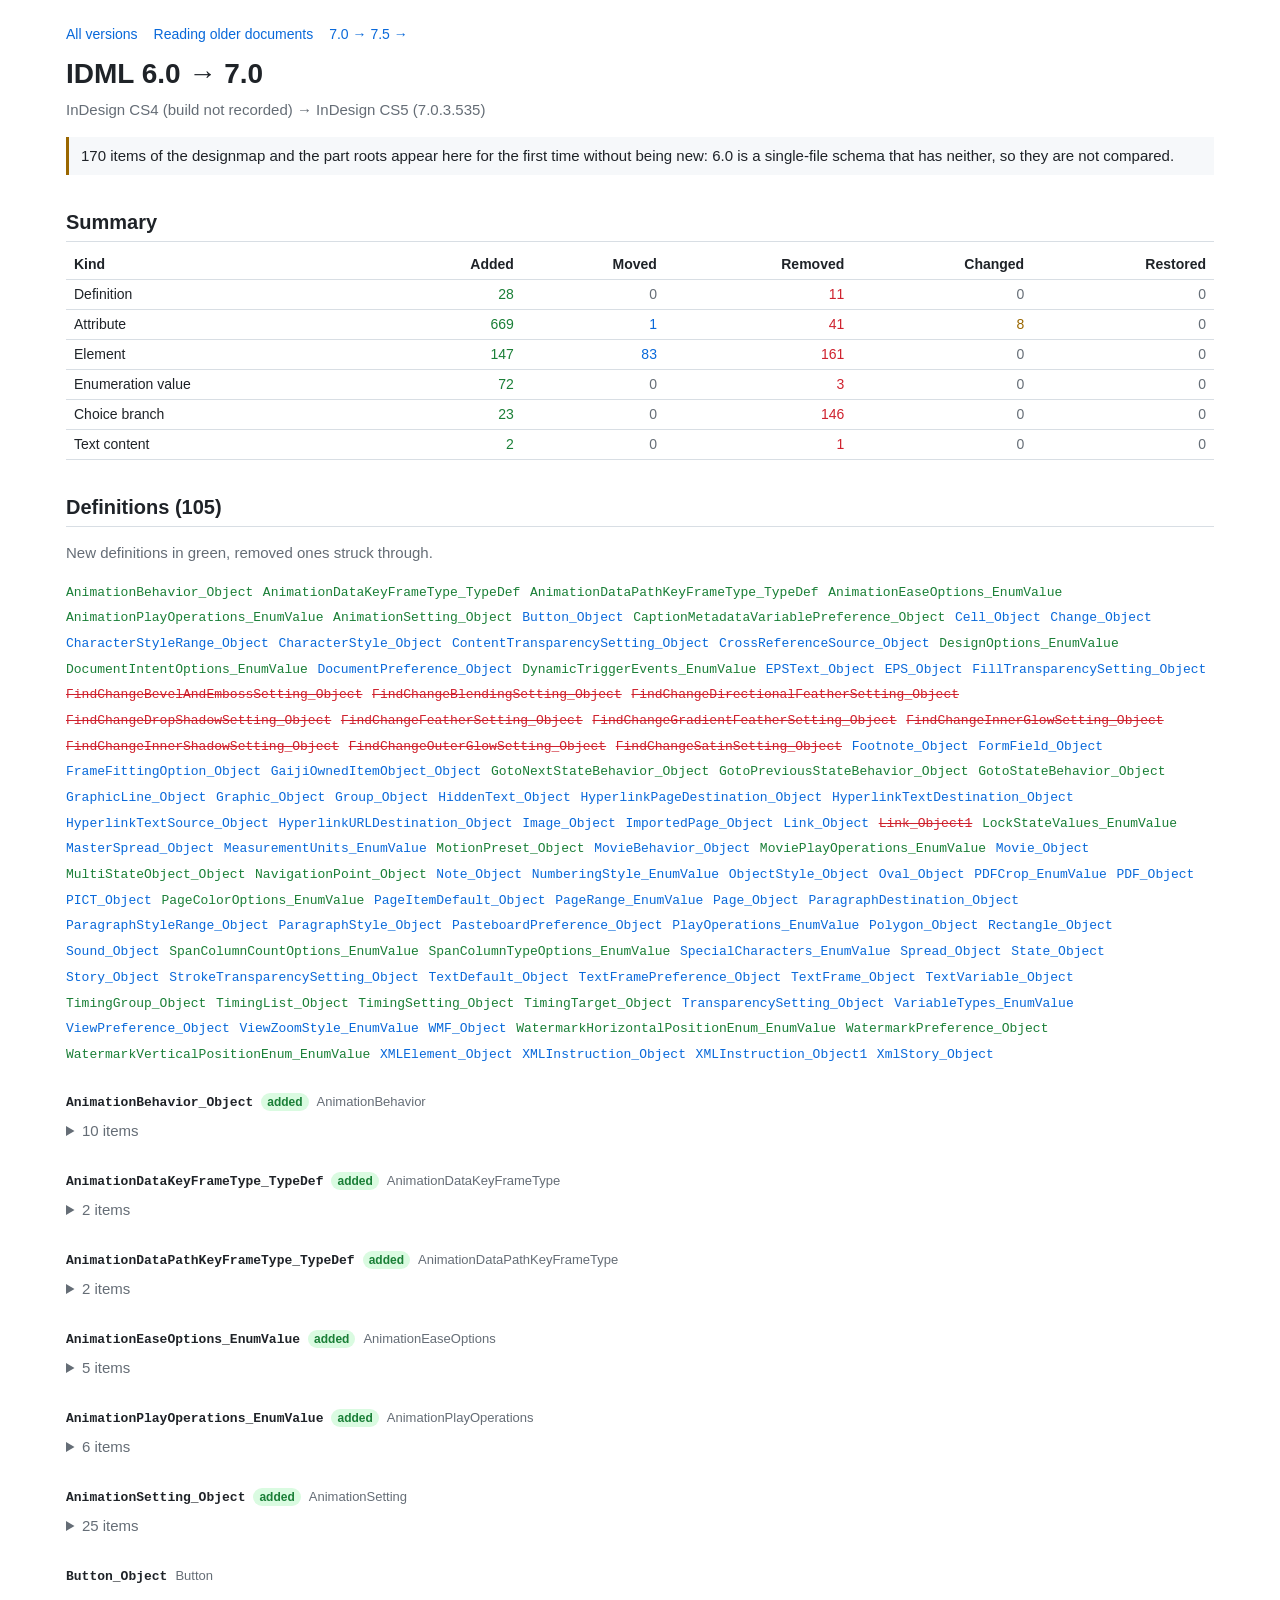
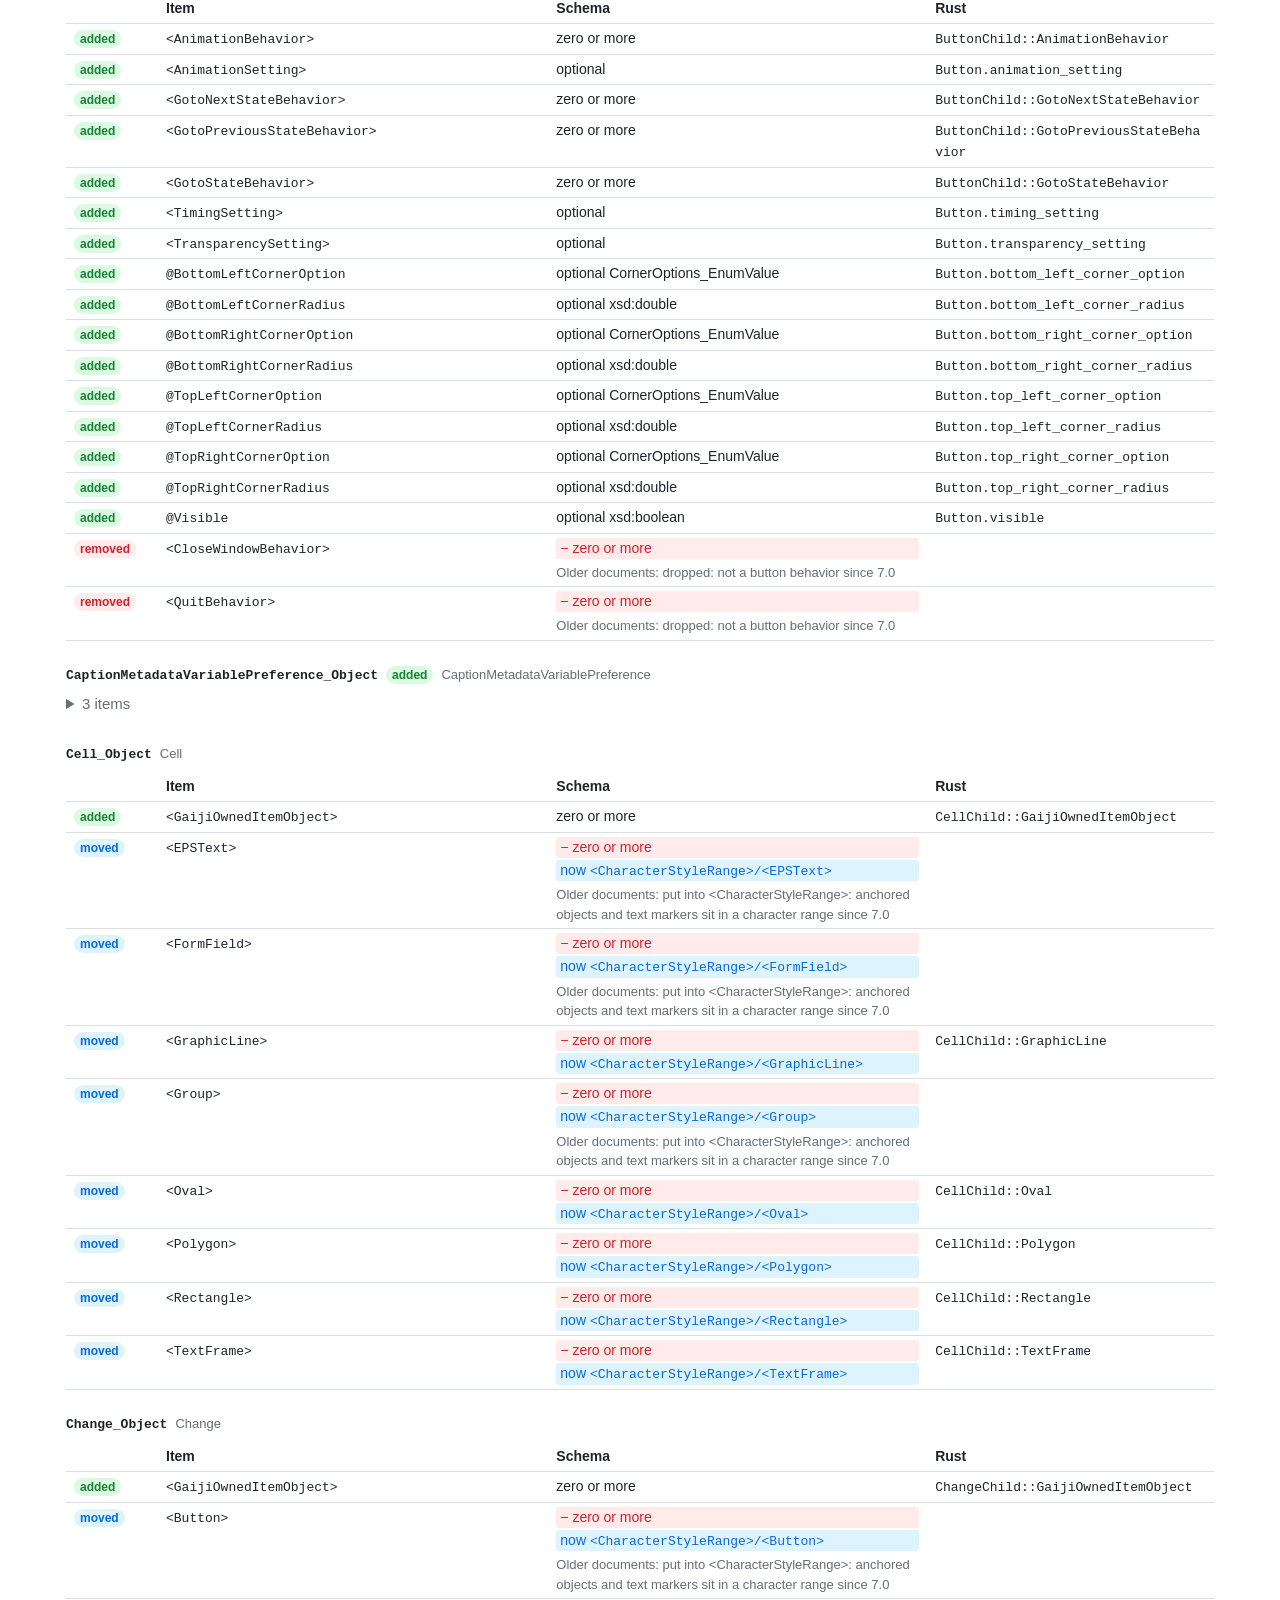
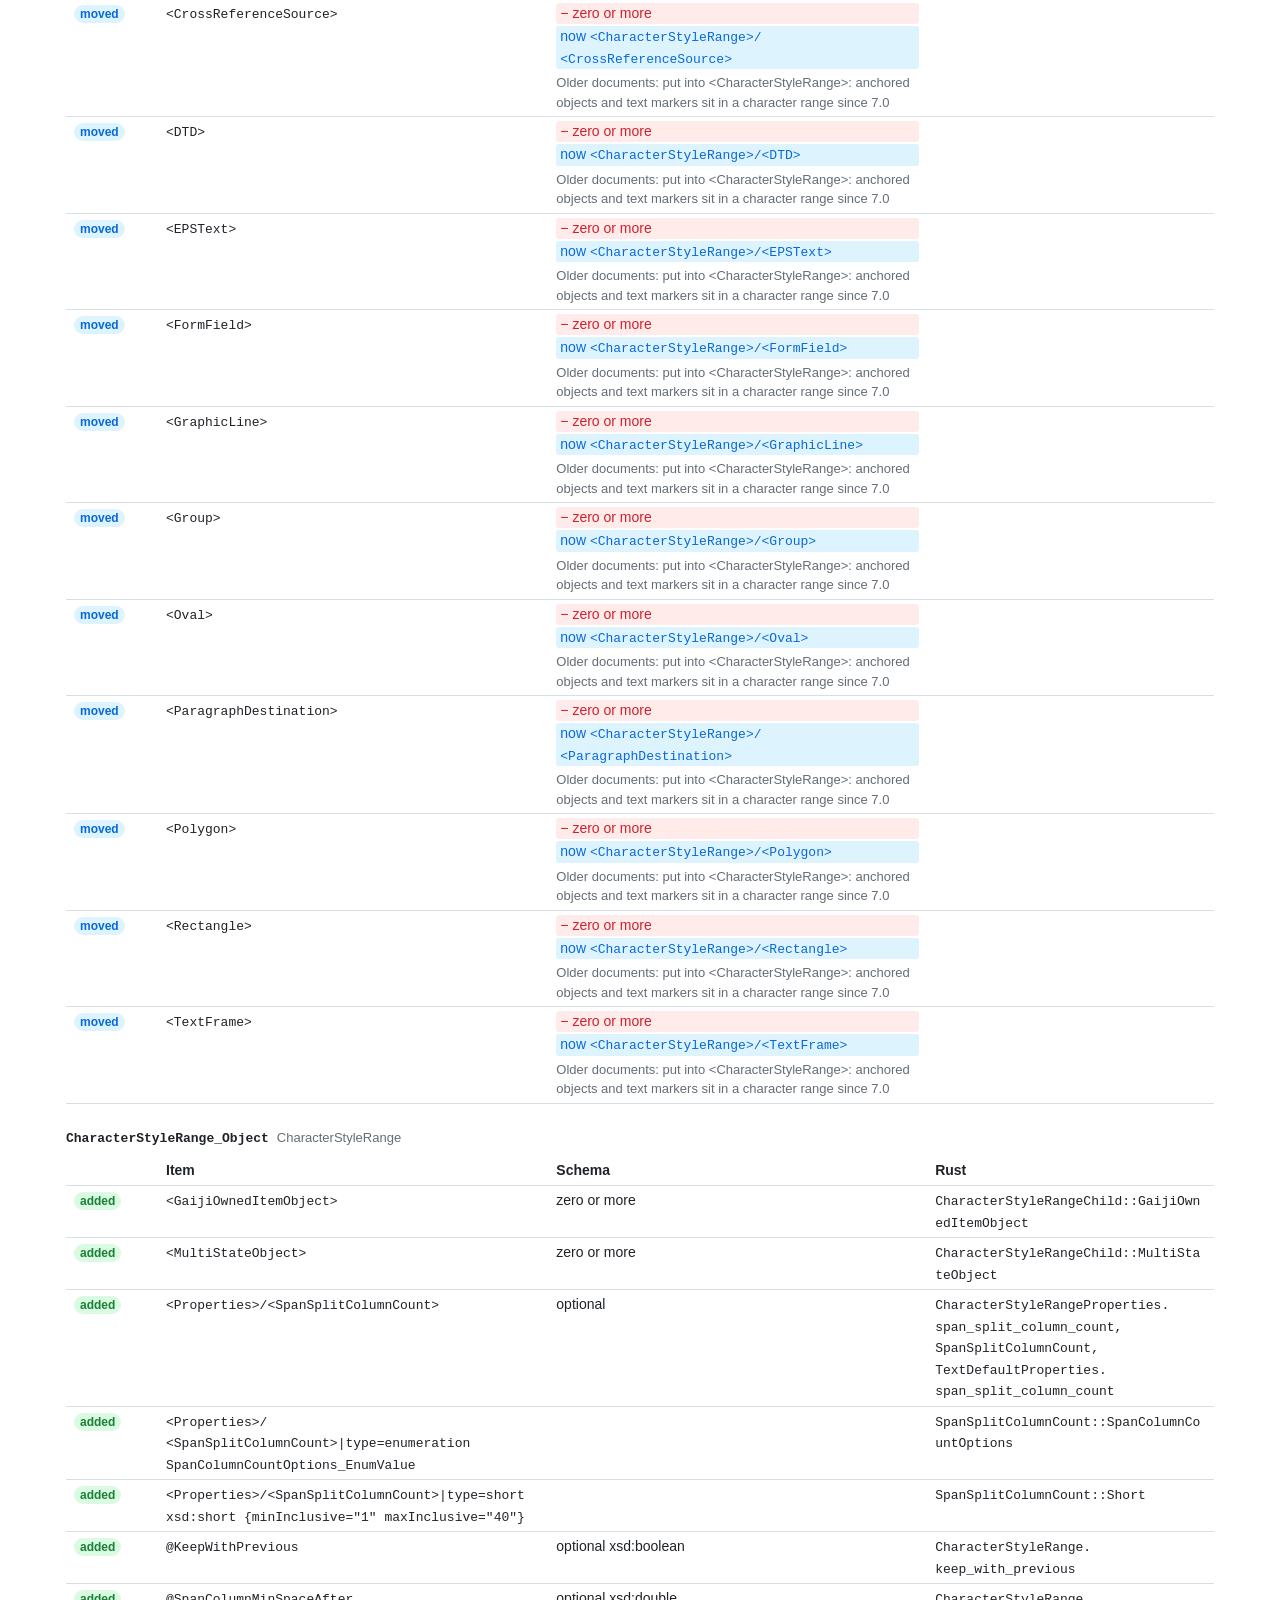
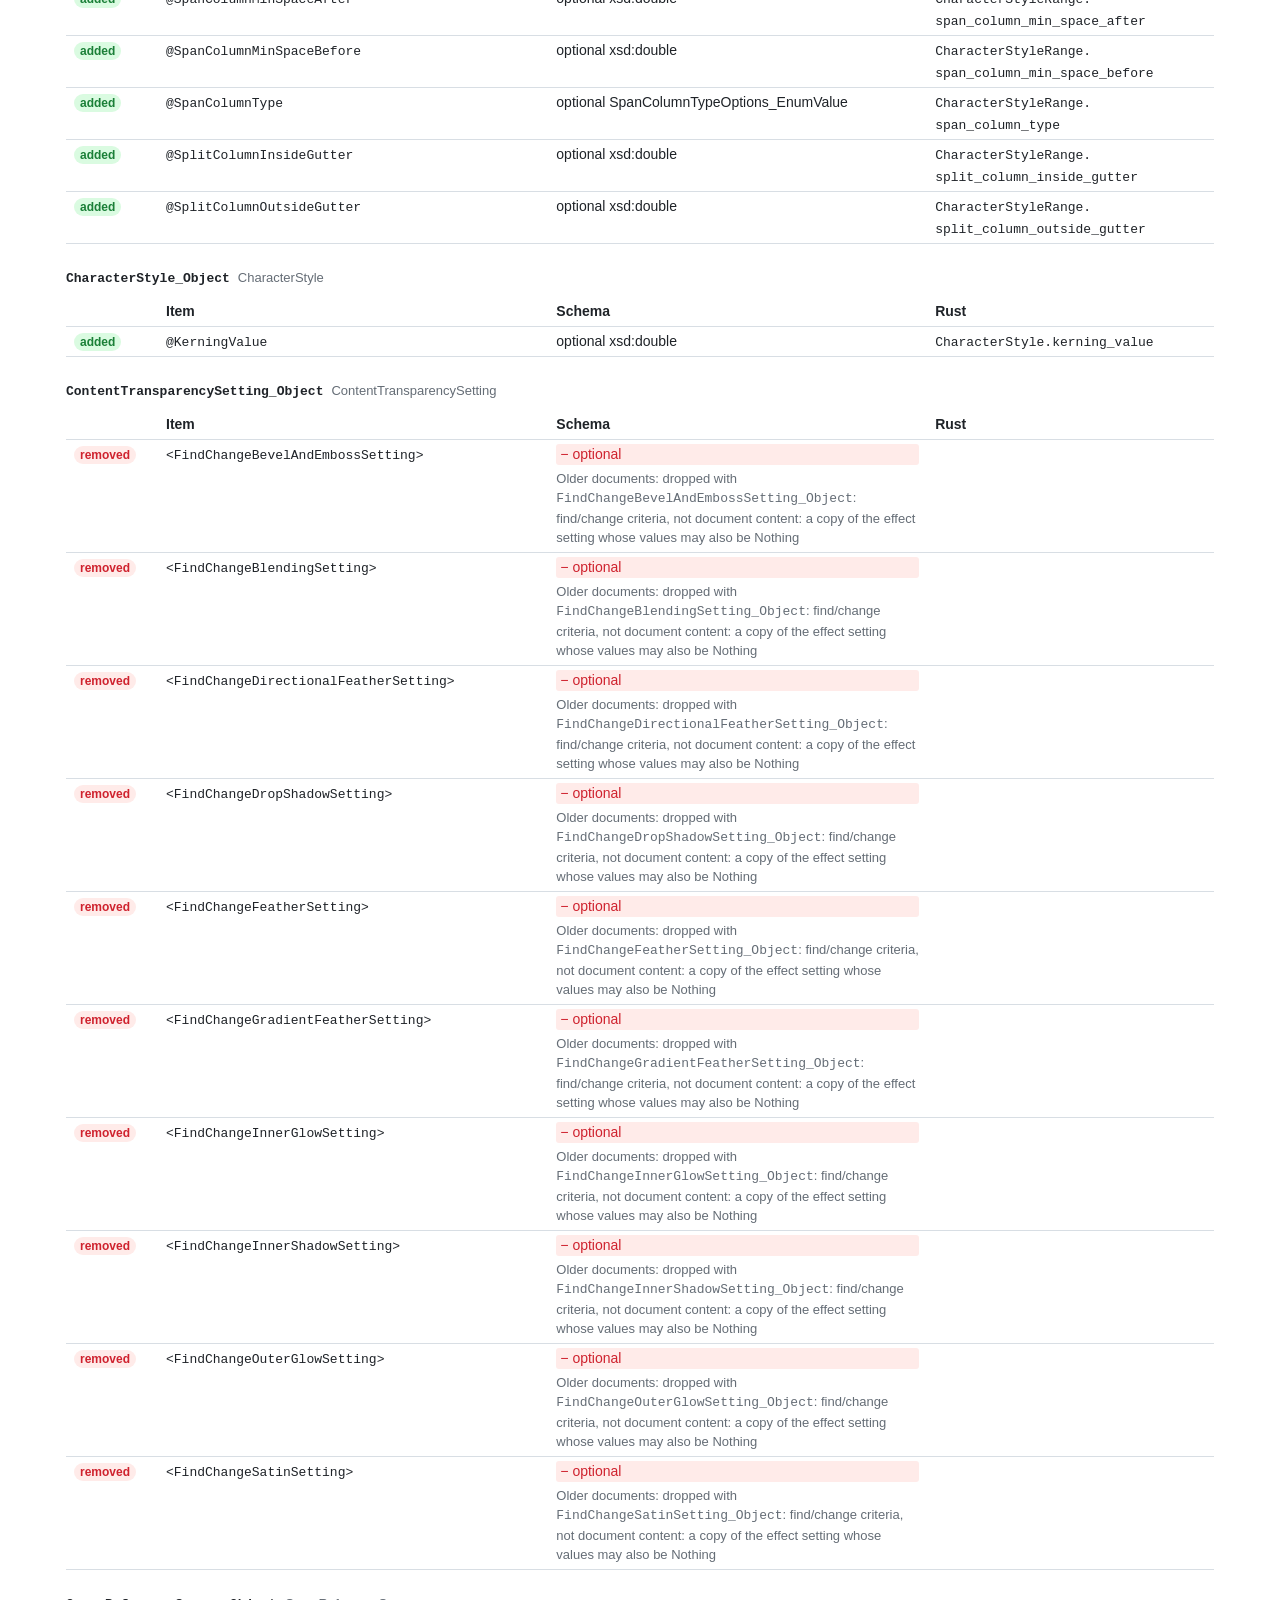
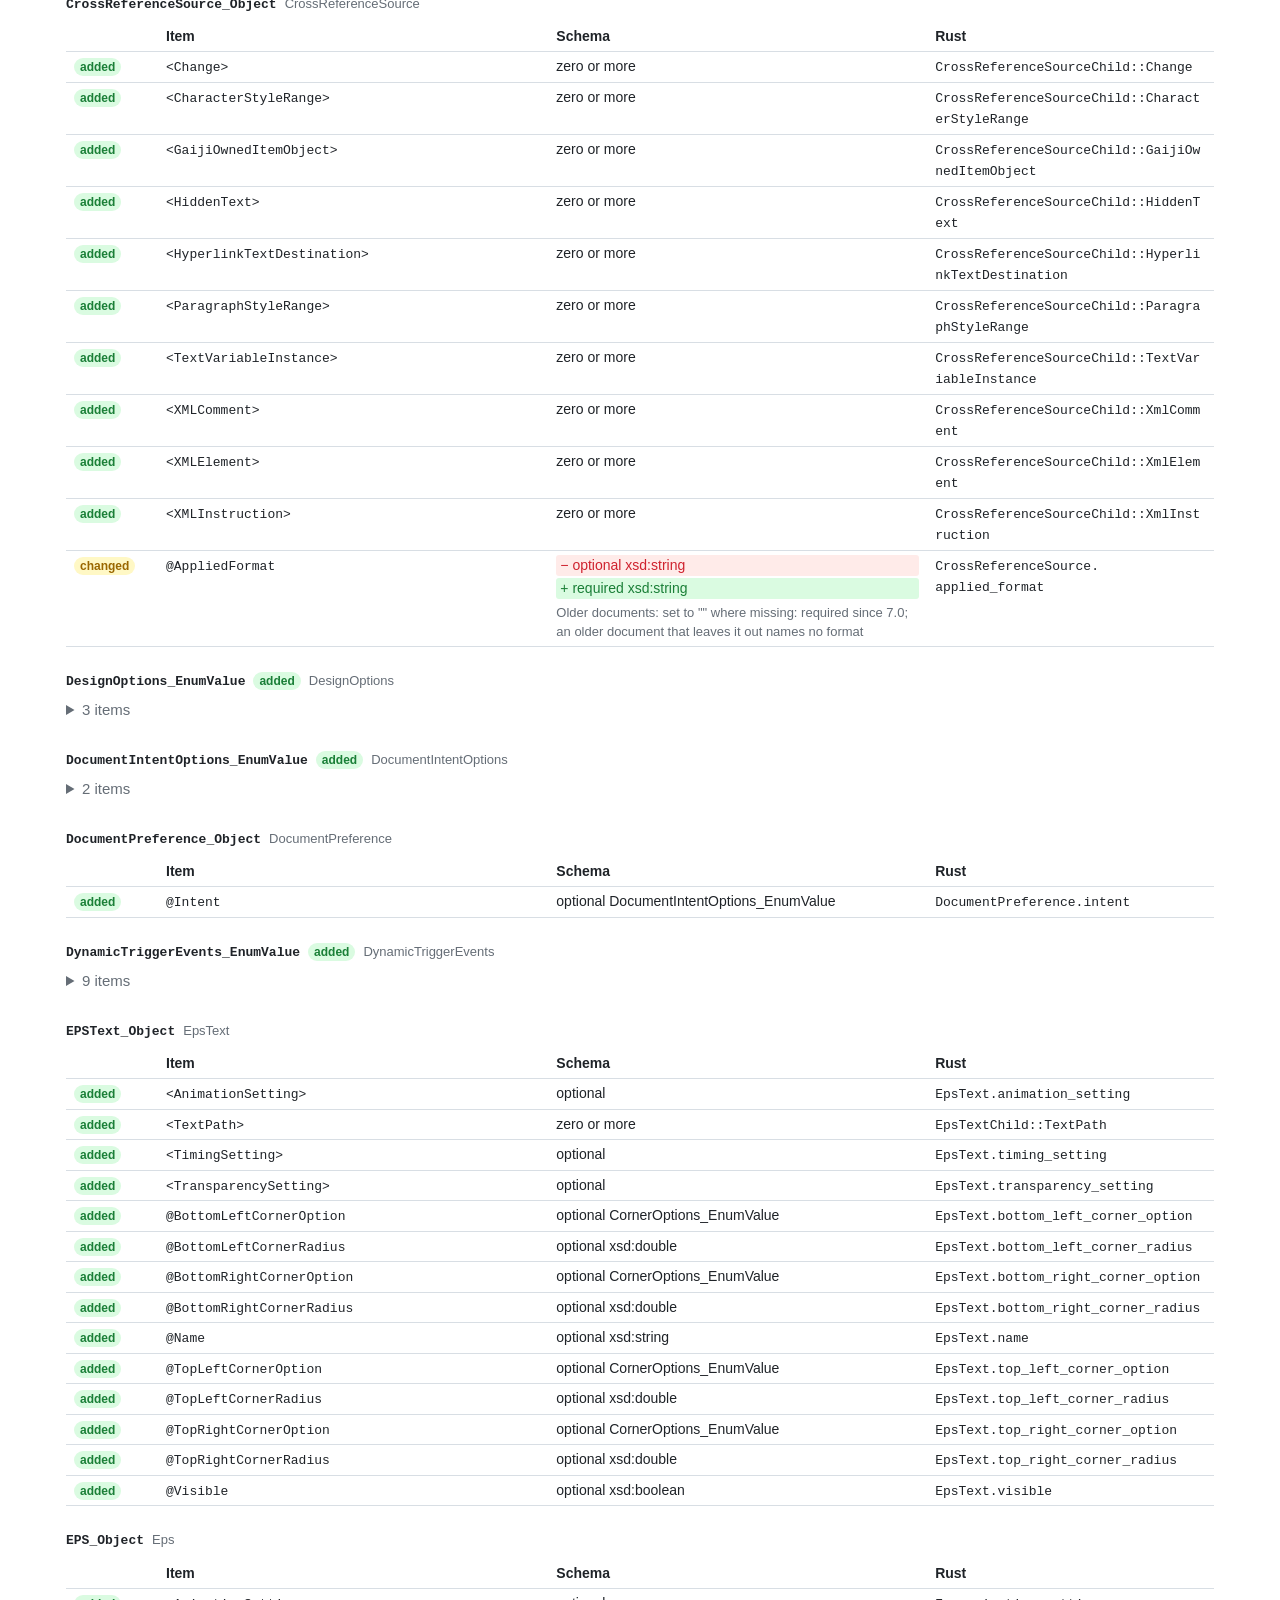
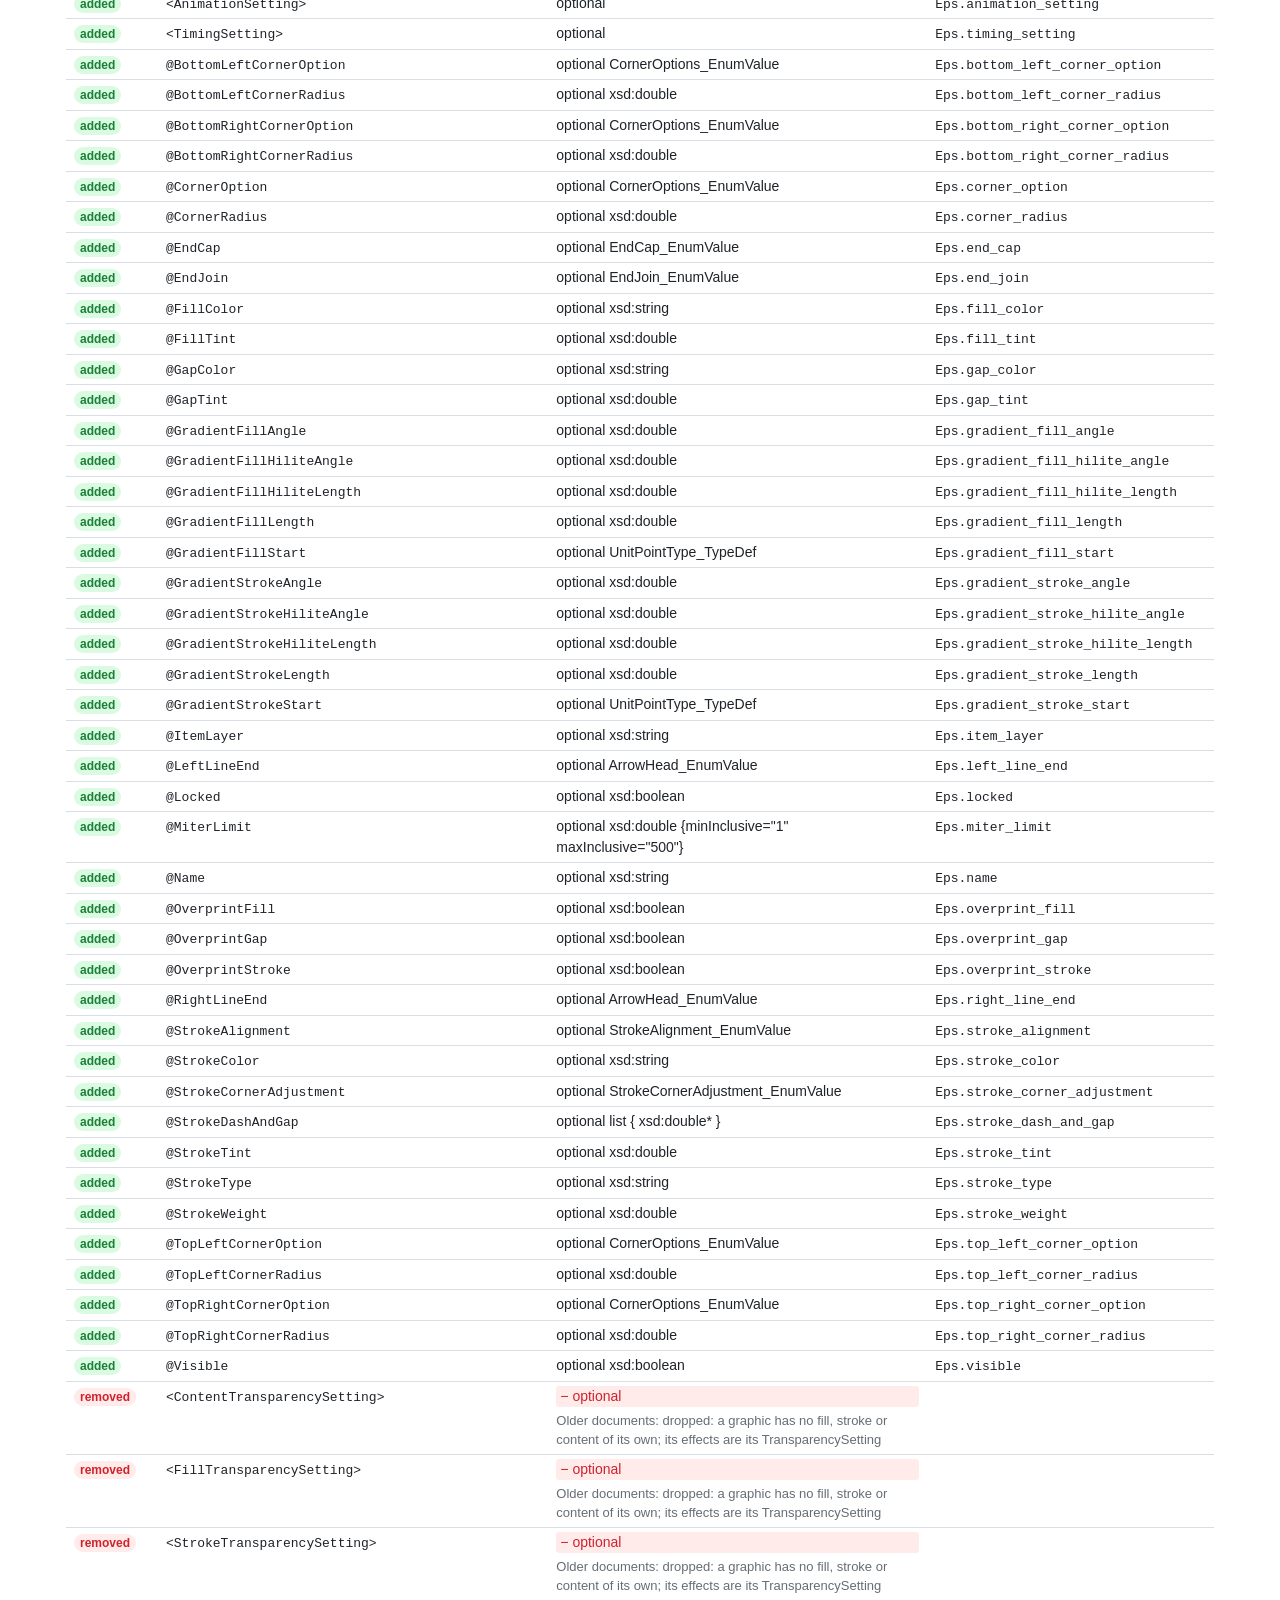
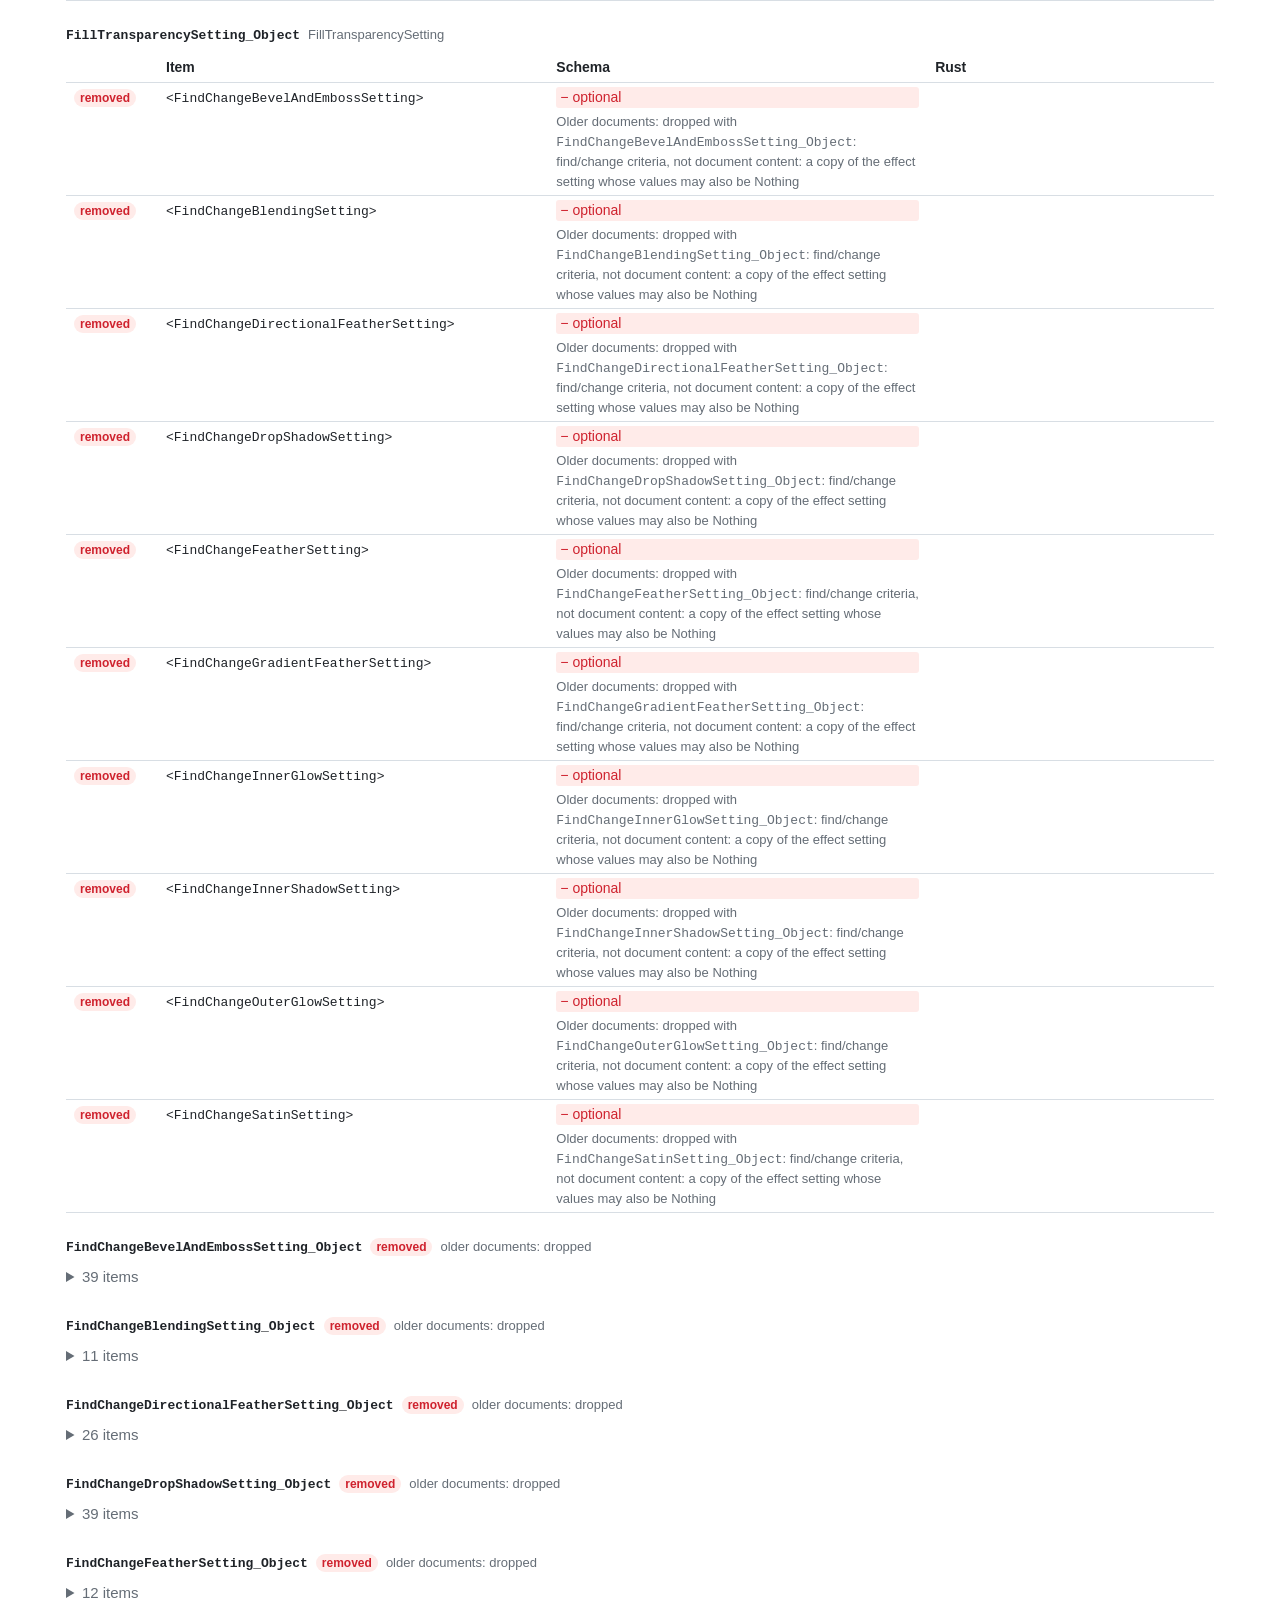
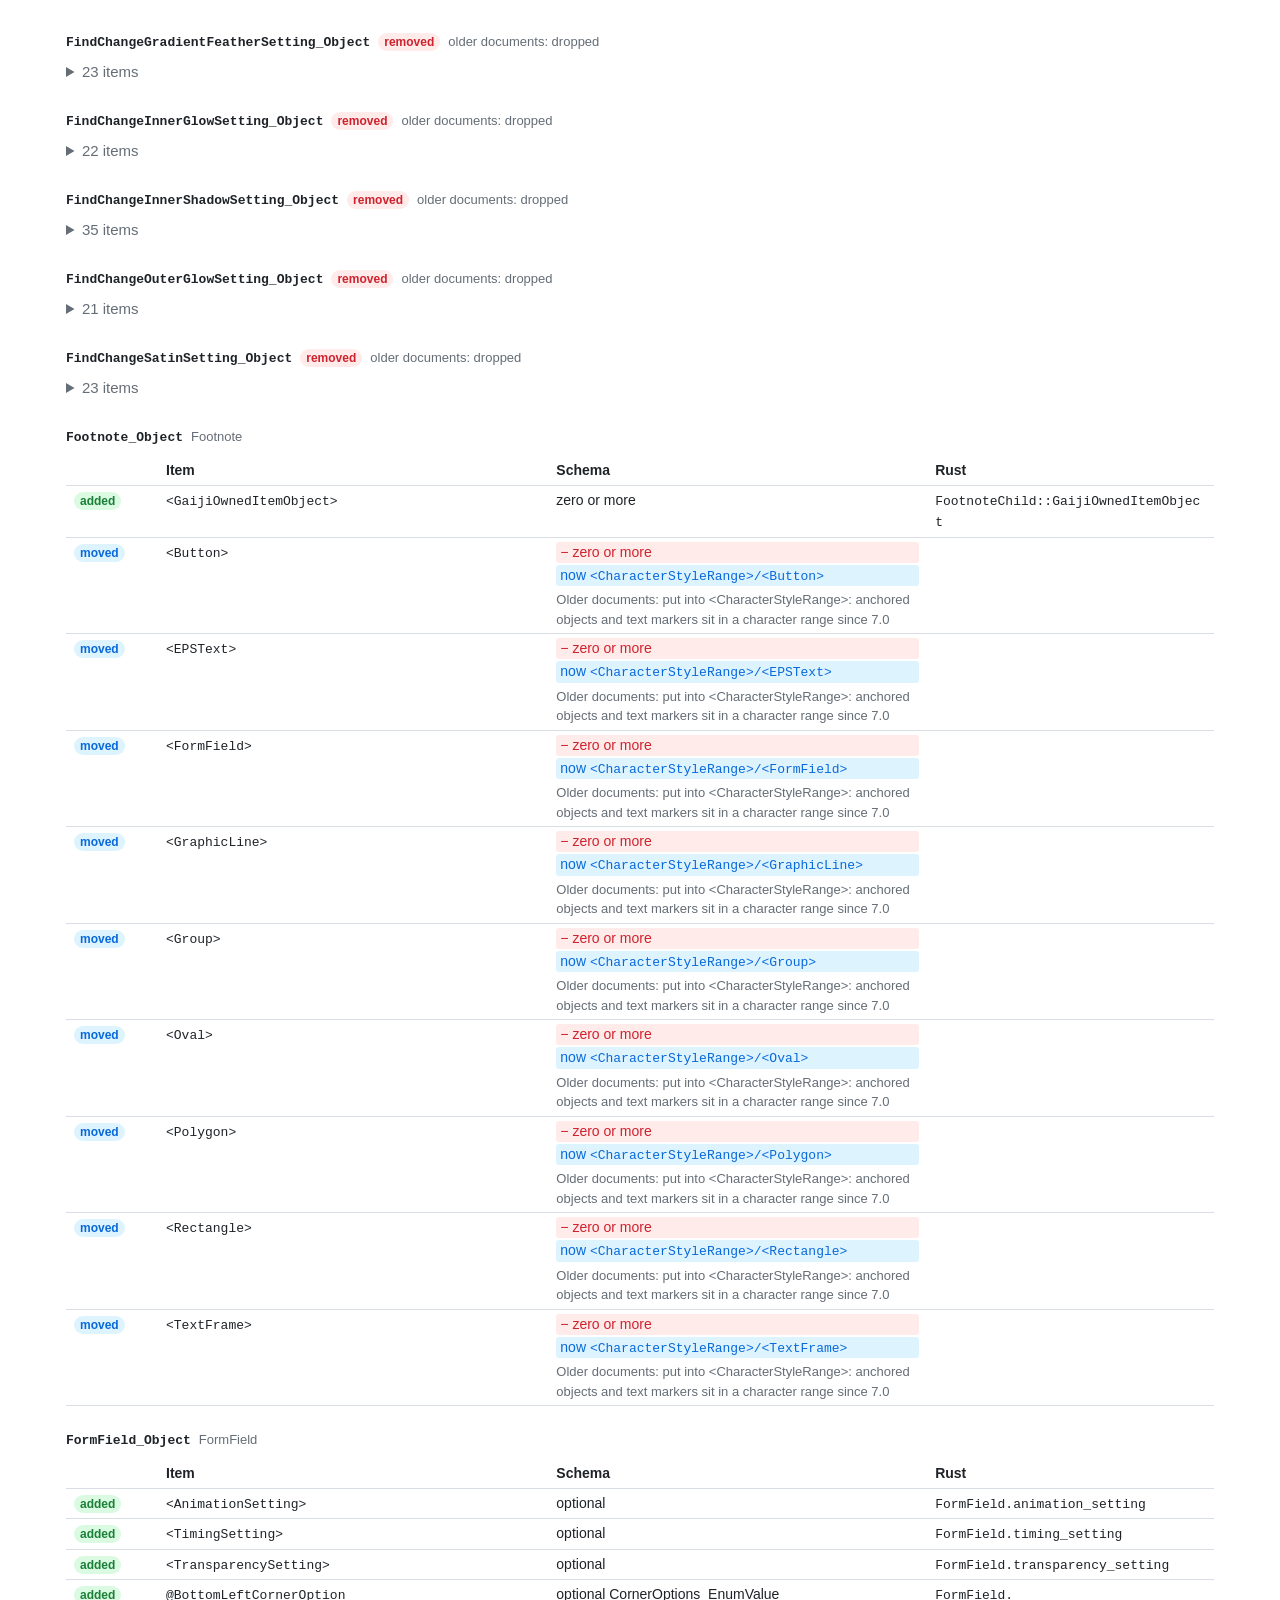
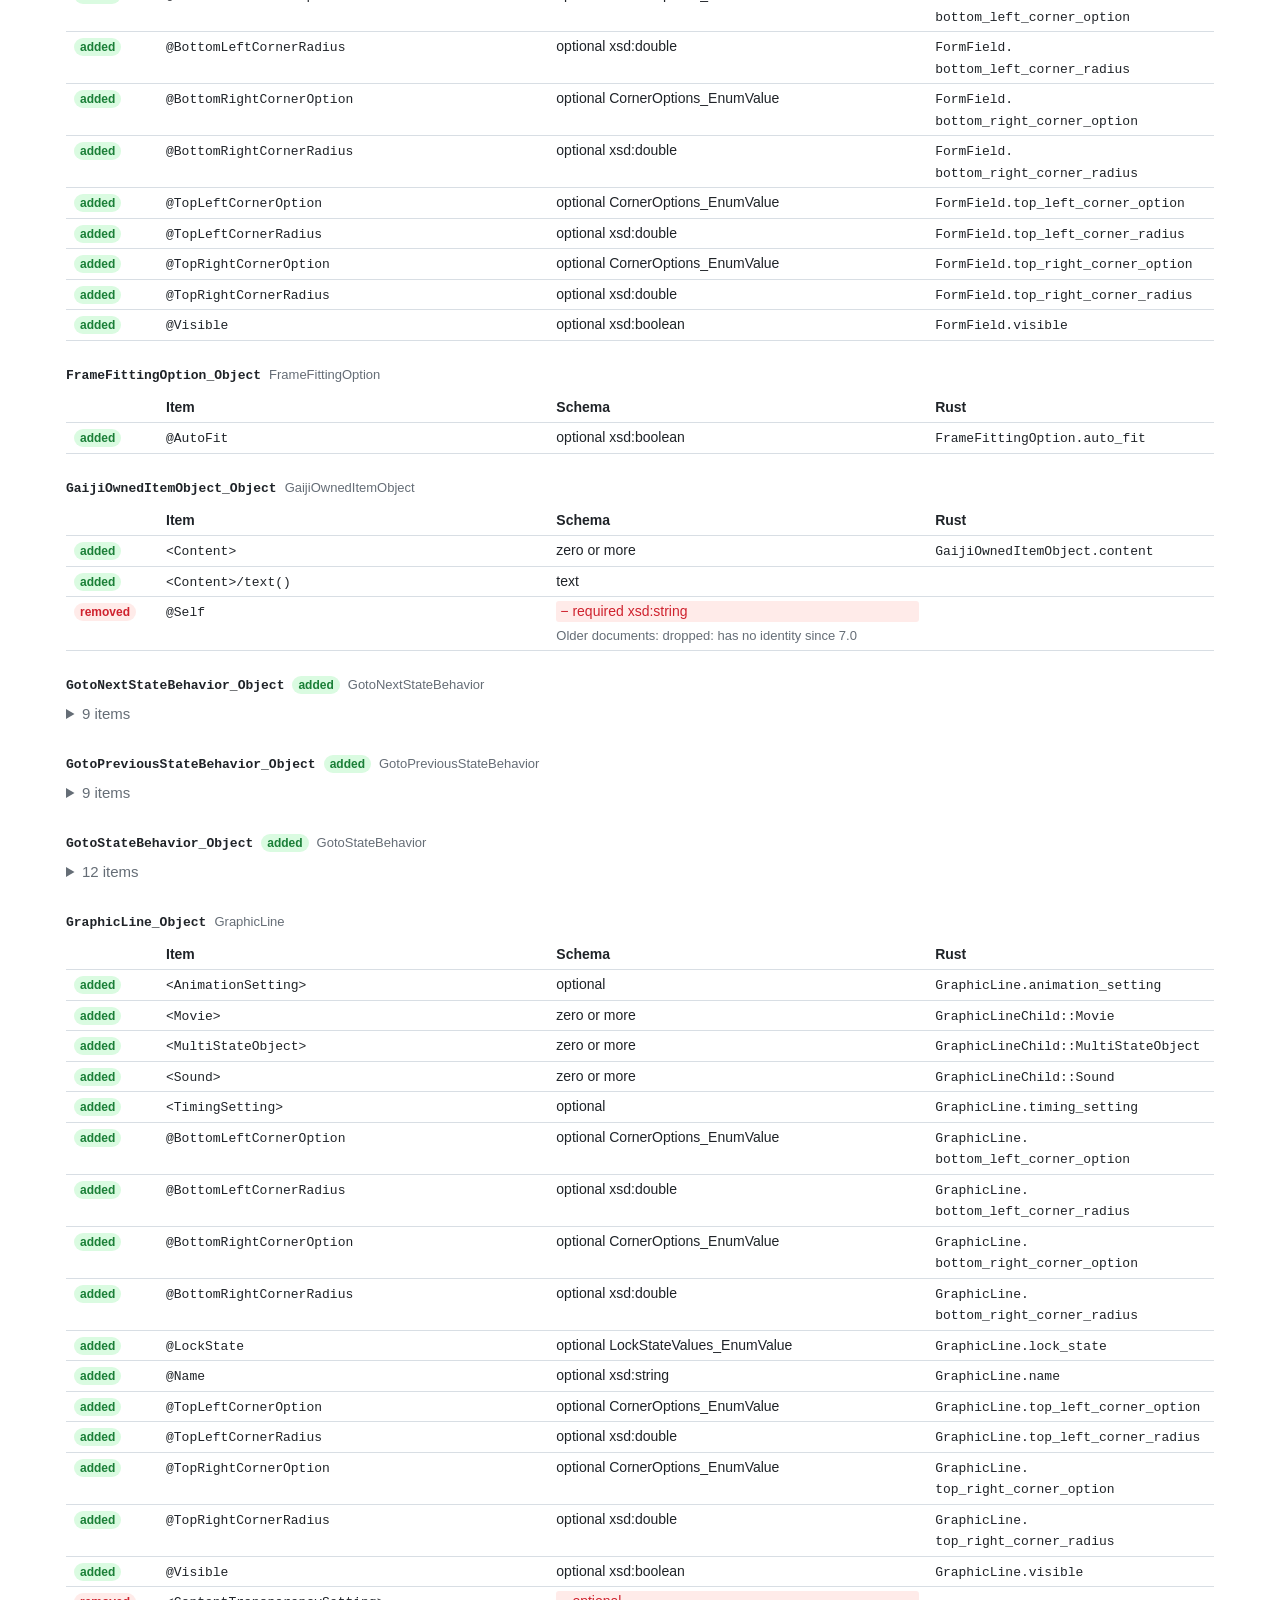
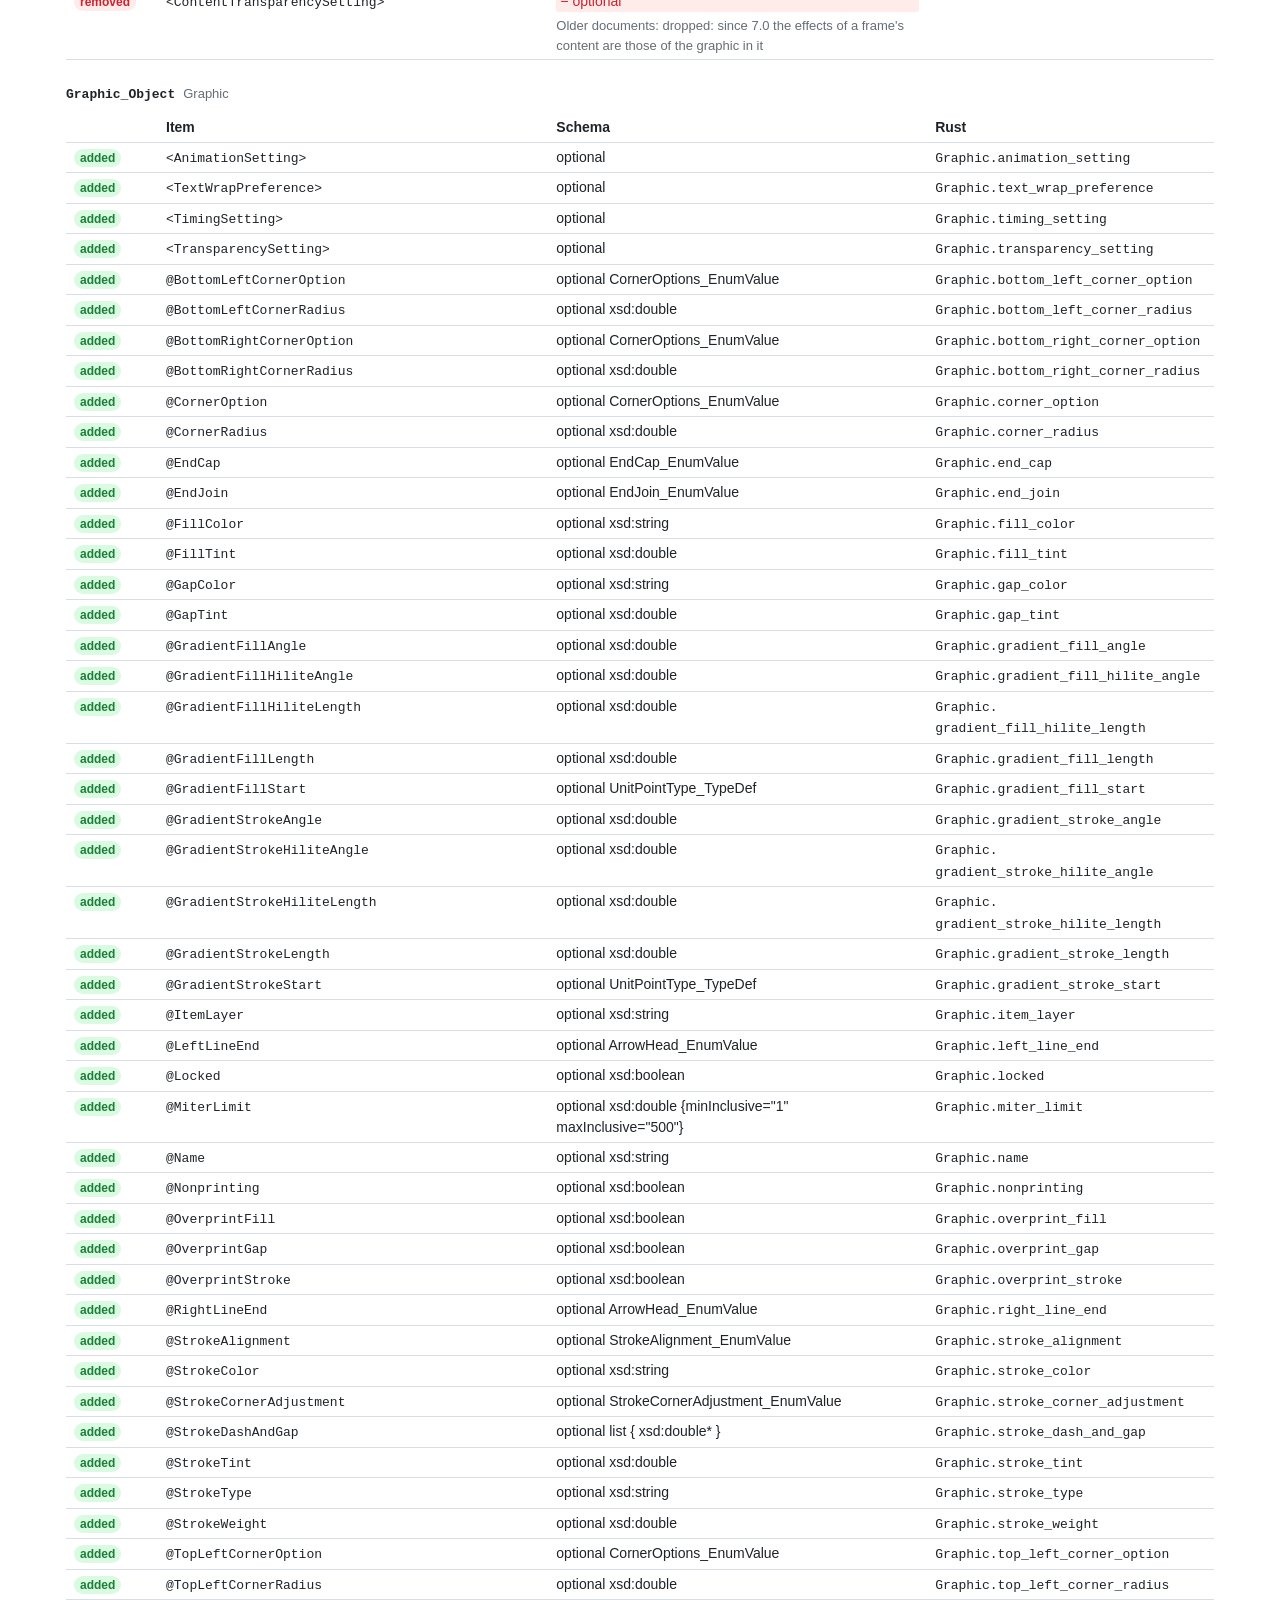
<file: docs/6.0-to-7.0.html>
<!doctype html>
<html lang="en">
<head>
<meta charset="utf-8">
<meta name="viewport" content="width=device-width, initial-scale=1">
<title>IDML 6.0 → 7.0</title>
<link rel="stylesheet" href="style.css">
</head>
<body>
<!-- @generated by idml-codegen from the schemas in schemas/. Do not edit. -->
<nav><a href="index.html">All versions</a><a href="upgrades.html">Reading older documents</a><a href="7.0-to-7.5.html">7.0 → 7.5 →</a></nav>
<h1>IDML 6.0 → 7.0</h1>
<p class="lead">InDesign CS4 (build not recorded) → InDesign CS5 (7.0.3.535)</p>
<p class="note">170 items of the designmap and the part roots appear here for the first time without being new: 6.0 is a single-file schema that has neither, so they are not compared.</p>
<h2>Summary</h2>
<div class="scroll"><table>
<tr><th>Kind</th><th class="num">Added</th><th class="num">Moved</th><th class="num">Removed</th><th class="num">Changed</th><th class="num">Restored</th></tr>
<tr><td>Definition</td><td class="num added">28</td><td class="num zero">0</td><td class="num removed">11</td><td class="num zero">0</td><td class="num zero">0</td></tr>
<tr><td>Attribute</td><td class="num added">669</td><td class="num moved">1</td><td class="num removed">41</td><td class="num changed">8</td><td class="num zero">0</td></tr>
<tr><td>Element</td><td class="num added">147</td><td class="num moved">83</td><td class="num removed">161</td><td class="num zero">0</td><td class="num zero">0</td></tr>
<tr><td>Enumeration value</td><td class="num added">72</td><td class="num zero">0</td><td class="num removed">3</td><td class="num zero">0</td><td class="num zero">0</td></tr>
<tr><td>Choice branch</td><td class="num added">23</td><td class="num zero">0</td><td class="num removed">146</td><td class="num zero">0</td><td class="num zero">0</td></tr>
<tr><td>Text content</td><td class="num added">2</td><td class="num zero">0</td><td class="num removed">1</td><td class="num zero">0</td><td class="num zero">0</td></tr>
</table></div>
<h2>Definitions (105)</h2>
<p class="muted">New definitions in green, removed ones struck through.</p>
<p class="toc">
<a class="added" href="#AnimationBehavior_Object">AnimationBehavior_Object</a> <a class="added" href="#AnimationDataKeyFrameType_TypeDef">AnimationDataKeyFrameType_TypeDef</a> <a class="added" href="#AnimationDataPathKeyFrameType_TypeDef">AnimationDataPathKeyFrameType_TypeDef</a> <a class="added" href="#AnimationEaseOptions_EnumValue">AnimationEaseOptions_EnumValue</a> <a class="added" href="#AnimationPlayOperations_EnumValue">AnimationPlayOperations_EnumValue</a> <a class="added" href="#AnimationSetting_Object">AnimationSetting_Object</a> <a class="" href="#Button_Object">Button_Object</a> <a class="added" href="#CaptionMetadataVariablePreference_Object">CaptionMetadataVariablePreference_Object</a> <a class="" href="#Cell_Object">Cell_Object</a> <a class="" href="#Change_Object">Change_Object</a> <a class="" href="#CharacterStyleRange_Object">CharacterStyleRange_Object</a> <a class="" href="#CharacterStyle_Object">CharacterStyle_Object</a> <a class="" href="#ContentTransparencySetting_Object">ContentTransparencySetting_Object</a> <a class="" href="#CrossReferenceSource_Object">CrossReferenceSource_Object</a> <a class="added" href="#DesignOptions_EnumValue">DesignOptions_EnumValue</a> <a class="added" href="#DocumentIntentOptions_EnumValue">DocumentIntentOptions_EnumValue</a> <a class="" href="#DocumentPreference_Object">DocumentPreference_Object</a> <a class="added" href="#DynamicTriggerEvents_EnumValue">DynamicTriggerEvents_EnumValue</a> <a class="" href="#EPSText_Object">EPSText_Object</a> <a class="" href="#EPS_Object">EPS_Object</a> <a class="" href="#FillTransparencySetting_Object">FillTransparencySetting_Object</a> <a class="removed" href="#FindChangeBevelAndEmbossSetting_Object">FindChangeBevelAndEmbossSetting_Object</a> <a class="removed" href="#FindChangeBlendingSetting_Object">FindChangeBlendingSetting_Object</a> <a class="removed" href="#FindChangeDirectionalFeatherSetting_Object">FindChangeDirectionalFeatherSetting_Object</a> <a class="removed" href="#FindChangeDropShadowSetting_Object">FindChangeDropShadowSetting_Object</a> <a class="removed" href="#FindChangeFeatherSetting_Object">FindChangeFeatherSetting_Object</a> <a class="removed" href="#FindChangeGradientFeatherSetting_Object">FindChangeGradientFeatherSetting_Object</a> <a class="removed" href="#FindChangeInnerGlowSetting_Object">FindChangeInnerGlowSetting_Object</a> <a class="removed" href="#FindChangeInnerShadowSetting_Object">FindChangeInnerShadowSetting_Object</a> <a class="removed" href="#FindChangeOuterGlowSetting_Object">FindChangeOuterGlowSetting_Object</a> <a class="removed" href="#FindChangeSatinSetting_Object">FindChangeSatinSetting_Object</a> <a class="" href="#Footnote_Object">Footnote_Object</a> <a class="" href="#FormField_Object">FormField_Object</a> <a class="" href="#FrameFittingOption_Object">FrameFittingOption_Object</a> <a class="" href="#GaijiOwnedItemObject_Object">GaijiOwnedItemObject_Object</a> <a class="added" href="#GotoNextStateBehavior_Object">GotoNextStateBehavior_Object</a> <a class="added" href="#GotoPreviousStateBehavior_Object">GotoPreviousStateBehavior_Object</a> <a class="added" href="#GotoStateBehavior_Object">GotoStateBehavior_Object</a> <a class="" href="#GraphicLine_Object">GraphicLine_Object</a> <a class="" href="#Graphic_Object">Graphic_Object</a> <a class="" href="#Group_Object">Group_Object</a> <a class="" href="#HiddenText_Object">HiddenText_Object</a> <a class="" href="#HyperlinkPageDestination_Object">HyperlinkPageDestination_Object</a> <a class="" href="#HyperlinkTextDestination_Object">HyperlinkTextDestination_Object</a> <a class="" href="#HyperlinkTextSource_Object">HyperlinkTextSource_Object</a> <a class="" href="#HyperlinkURLDestination_Object">HyperlinkURLDestination_Object</a> <a class="" href="#Image_Object">Image_Object</a> <a class="" href="#ImportedPage_Object">ImportedPage_Object</a> <a class="" href="#Link_Object">Link_Object</a> <a class="removed" href="#Link_Object1">Link_Object1</a> <a class="added" href="#LockStateValues_EnumValue">LockStateValues_EnumValue</a> <a class="" href="#MasterSpread_Object">MasterSpread_Object</a> <a class="" href="#MeasurementUnits_EnumValue">MeasurementUnits_EnumValue</a> <a class="added" href="#MotionPreset_Object">MotionPreset_Object</a> <a class="" href="#MovieBehavior_Object">MovieBehavior_Object</a> <a class="added" href="#MoviePlayOperations_EnumValue">MoviePlayOperations_EnumValue</a> <a class="" href="#Movie_Object">Movie_Object</a> <a class="added" href="#MultiStateObject_Object">MultiStateObject_Object</a> <a class="added" href="#NavigationPoint_Object">NavigationPoint_Object</a> <a class="" href="#Note_Object">Note_Object</a> <a class="" href="#NumberingStyle_EnumValue">NumberingStyle_EnumValue</a> <a class="" href="#ObjectStyle_Object">ObjectStyle_Object</a> <a class="" href="#Oval_Object">Oval_Object</a> <a class="" href="#PDFCrop_EnumValue">PDFCrop_EnumValue</a> <a class="" href="#PDF_Object">PDF_Object</a> <a class="" href="#PICT_Object">PICT_Object</a> <a class="added" href="#PageColorOptions_EnumValue">PageColorOptions_EnumValue</a> <a class="" href="#PageItemDefault_Object">PageItemDefault_Object</a> <a class="" href="#PageRange_EnumValue">PageRange_EnumValue</a> <a class="" href="#Page_Object">Page_Object</a> <a class="" href="#ParagraphDestination_Object">ParagraphDestination_Object</a> <a class="" href="#ParagraphStyleRange_Object">ParagraphStyleRange_Object</a> <a class="" href="#ParagraphStyle_Object">ParagraphStyle_Object</a> <a class="" href="#PasteboardPreference_Object">PasteboardPreference_Object</a> <a class="" href="#PlayOperations_EnumValue">PlayOperations_EnumValue</a> <a class="" href="#Polygon_Object">Polygon_Object</a> <a class="" href="#Rectangle_Object">Rectangle_Object</a> <a class="" href="#Sound_Object">Sound_Object</a> <a class="added" href="#SpanColumnCountOptions_EnumValue">SpanColumnCountOptions_EnumValue</a> <a class="added" href="#SpanColumnTypeOptions_EnumValue">SpanColumnTypeOptions_EnumValue</a> <a class="" href="#SpecialCharacters_EnumValue">SpecialCharacters_EnumValue</a> <a class="" href="#Spread_Object">Spread_Object</a> <a class="" href="#State_Object">State_Object</a> <a class="" href="#Story_Object">Story_Object</a> <a class="" href="#StrokeTransparencySetting_Object">StrokeTransparencySetting_Object</a> <a class="" href="#TextDefault_Object">TextDefault_Object</a> <a class="" href="#TextFramePreference_Object">TextFramePreference_Object</a> <a class="" href="#TextFrame_Object">TextFrame_Object</a> <a class="" href="#TextVariable_Object">TextVariable_Object</a> <a class="added" href="#TimingGroup_Object">TimingGroup_Object</a> <a class="added" href="#TimingList_Object">TimingList_Object</a> <a class="added" href="#TimingSetting_Object">TimingSetting_Object</a> <a class="added" href="#TimingTarget_Object">TimingTarget_Object</a> <a class="" href="#TransparencySetting_Object">TransparencySetting_Object</a> <a class="" href="#VariableTypes_EnumValue">VariableTypes_EnumValue</a> <a class="" href="#ViewPreference_Object">ViewPreference_Object</a> <a class="" href="#ViewZoomStyle_EnumValue">ViewZoomStyle_EnumValue</a> <a class="" href="#WMF_Object">WMF_Object</a> <a class="added" href="#WatermarkHorizontalPositionEnum_EnumValue">WatermarkHorizontalPositionEnum_EnumValue</a> <a class="added" href="#WatermarkPreference_Object">WatermarkPreference_Object</a> <a class="added" href="#WatermarkVerticalPositionEnum_EnumValue">WatermarkVerticalPositionEnum_EnumValue</a> <a class="" href="#XMLElement_Object">XMLElement_Object</a> <a class="" href="#XMLInstruction_Object">XMLInstruction_Object</a> <a class="" href="#XMLInstruction_Object1">XMLInstruction_Object1</a> <a class="" href="#XmlStory_Object">XmlStory_Object</a> </p>
<section id="AnimationBehavior_Object">
<h3><code>AnimationBehavior_Object</code> <span class="badge added">added</span> <span class="rust">AnimationBehavior</span></h3>
<details><summary>10 items</summary>
<div class="scroll"><table class="items">
<colgroup><col class="c-change"><col class="c-item"><col class="c-schema"><col class="c-rust"></colgroup>
<tr><th></th><th>Item</th><th>Schema</th><th>Rust</th></tr>
<tr><td><span class="badge added">added</span></td><td><code>&lt;Properties&gt;</code></td><td><span>optional</span></td><td><code>AnimationBehavior.<wbr>properties, AnimationBehaviorProperties</code></td></tr>
<tr><td><span class="badge added">added</span></td><td><code>&lt;Properties&gt;/<wbr>&lt;Label&gt;</code></td><td><span>optional</span></td><td><code>AnimationBehaviorProperties.<wbr>label</code></td></tr>
<tr><td><span class="badge added">added</span></td><td><code>&lt;Properties&gt;/<wbr>&lt;Label&gt;/<wbr>&lt;KeyValuePair&gt;</code></td><td><span>zero or more</span></td><td><code></code></td></tr>
<tr><td><span class="badge added">added</span></td><td><code>@AnimatedPageItem</code></td><td><span>optional xsd:string</span></td><td><code>AnimationBehavior.<wbr>animated_page_item</code></td></tr>
<tr><td><span class="badge added">added</span></td><td><code>@AutoReverseOnRollOff</code></td><td><span>optional xsd:boolean</span></td><td><code>AnimationBehavior.<wbr>auto_reverse_on_roll_off</code></td></tr>
<tr><td><span class="badge added">added</span></td><td><code>@BehaviorEvent</code></td><td><span>optional BehaviorEvents_EnumValue</span></td><td><code>AnimationBehavior.<wbr>behavior_event</code></td></tr>
<tr><td><span class="badge added">added</span></td><td><code>@EnableBehavior</code></td><td><span>optional xsd:boolean</span></td><td><code>AnimationBehavior.<wbr>enable_behavior</code></td></tr>
<tr><td><span class="badge added">added</span></td><td><code>@Name</code></td><td><span>optional xsd:string</span></td><td><code>AnimationBehavior.<wbr>name</code></td></tr>
<tr><td><span class="badge added">added</span></td><td><code>@Operation</code></td><td><span>optional AnimationPlayOperations_EnumValue</span></td><td><code>AnimationBehavior.<wbr>operation</code></td></tr>
<tr><td><span class="badge added">added</span></td><td><code>@Self</code></td><td><span>required xsd:string</span></td><td><code>AnimationBehavior.<wbr>self_</code></td></tr>
</table></div>
</details>
</section>
<section id="AnimationDataKeyFrameType_TypeDef">
<h3><code>AnimationDataKeyFrameType_TypeDef</code> <span class="badge added">added</span> <span class="rust">AnimationDataKeyFrameType</span></h3>
<details><summary>2 items</summary>
<div class="scroll"><table class="items">
<colgroup><col class="c-change"><col class="c-item"><col class="c-schema"><col class="c-rust"></colgroup>
<tr><th></th><th>Item</th><th>Schema</th><th>Rust</th></tr>
<tr><td><span class="badge added">added</span></td><td><code>@KeyFrame</code></td><td><span>required xsd:int</span></td><td><code>AnimationDataKeyFrameType.<wbr>key_frame</code></td></tr>
<tr><td><span class="badge added">added</span></td><td><code>@Value</code></td><td><span>required xsd:double</span></td><td><code>AnimationDataKeyFrameType.<wbr>value</code></td></tr>
</table></div>
</details>
</section>
<section id="AnimationDataPathKeyFrameType_TypeDef">
<h3><code>AnimationDataPathKeyFrameType_TypeDef</code> <span class="badge added">added</span> <span class="rust">AnimationDataPathKeyFrameType</span></h3>
<details><summary>2 items</summary>
<div class="scroll"><table class="items">
<colgroup><col class="c-change"><col class="c-item"><col class="c-schema"><col class="c-rust"></colgroup>
<tr><th></th><th>Item</th><th>Schema</th><th>Rust</th></tr>
<tr><td><span class="badge added">added</span></td><td><code>&lt;PathPoint&gt;</code></td><td><span>required</span></td><td><code>AnimationDataPathKeyFrameType.<wbr>path_point</code></td></tr>
<tr><td><span class="badge added">added</span></td><td><code>@KeyFrame</code></td><td><span>required xsd:int</span></td><td><code>AnimationDataPathKeyFrameType.<wbr>key_frame</code></td></tr>
</table></div>
</details>
</section>
<section id="AnimationEaseOptions_EnumValue">
<h3><code>AnimationEaseOptions_EnumValue</code> <span class="badge added">added</span> <span class="rust">AnimationEaseOptions</span></h3>
<details><summary>5 items</summary>
<div class="scroll"><table class="items">
<colgroup><col class="c-change"><col class="c-item"><col class="c-schema"><col class="c-rust"></colgroup>
<tr><th></th><th>Item</th><th>Schema</th><th>Rust</th></tr>
<tr><td><span class="badge added">added</span></td><td><code>&quot;CustomEase&quot;</code></td><td></td><td><code>AnimationEaseOptions::CustomEase</code></td></tr>
<tr><td><span class="badge added">added</span></td><td><code>&quot;EaseIn&quot;</code></td><td></td><td><code>AnimationEaseOptions::EaseIn</code></td></tr>
<tr><td><span class="badge added">added</span></td><td><code>&quot;EaseInOut&quot;</code></td><td></td><td><code>AnimationEaseOptions::EaseInOut</code></td></tr>
<tr><td><span class="badge added">added</span></td><td><code>&quot;EaseOut&quot;</code></td><td></td><td><code>AnimationEaseOptions::EaseOut</code></td></tr>
<tr><td><span class="badge added">added</span></td><td><code>&quot;NoEase&quot;</code></td><td></td><td><code>AnimationEaseOptions::NoEase</code></td></tr>
</table></div>
</details>
</section>
<section id="AnimationPlayOperations_EnumValue">
<h3><code>AnimationPlayOperations_EnumValue</code> <span class="badge added">added</span> <span class="rust">AnimationPlayOperations</span></h3>
<details><summary>6 items</summary>
<div class="scroll"><table class="items">
<colgroup><col class="c-change"><col class="c-item"><col class="c-schema"><col class="c-rust"></colgroup>
<tr><th></th><th>Item</th><th>Schema</th><th>Rust</th></tr>
<tr><td><span class="badge added">added</span></td><td><code>&quot;Pause&quot;</code></td><td></td><td><code>AnimationPlayOperations::Pause</code></td></tr>
<tr><td><span class="badge added">added</span></td><td><code>&quot;Play&quot;</code></td><td></td><td><code>AnimationPlayOperations::Play</code></td></tr>
<tr><td><span class="badge added">added</span></td><td><code>&quot;Resume&quot;</code></td><td></td><td><code>AnimationPlayOperations::Resume</code></td></tr>
<tr><td><span class="badge added">added</span></td><td><code>&quot;ReversePlayback&quot;</code></td><td></td><td><code>AnimationPlayOperations::ReversePlayback</code></td></tr>
<tr><td><span class="badge added">added</span></td><td><code>&quot;Stop&quot;</code></td><td></td><td><code>AnimationPlayOperations::Stop</code></td></tr>
<tr><td><span class="badge added">added</span></td><td><code>&quot;StopAll&quot;</code></td><td></td><td><code>AnimationPlayOperations::StopAll</code></td></tr>
</table></div>
</details>
</section>
<section id="AnimationSetting_Object">
<h3><code>AnimationSetting_Object</code> <span class="badge added">added</span> <span class="rust">AnimationSetting</span></h3>
<details><summary>25 items</summary>
<div class="scroll"><table class="items">
<colgroup><col class="c-change"><col class="c-item"><col class="c-schema"><col class="c-rust"></colgroup>
<tr><th></th><th>Item</th><th>Schema</th><th>Rust</th></tr>
<tr><td><span class="badge added">added</span></td><td><code>&lt;Properties&gt;</code></td><td><span>optional</span></td><td><code>AnimationSetting.<wbr>properties, AnimationSettingProperties</code></td></tr>
<tr><td><span class="badge added">added</span></td><td><code>&lt;Properties&gt;/<wbr>&lt;MotionPath&gt;</code></td><td><span>optional</span></td><td><code>AnimationSettingProperties.<wbr>motion_path</code></td></tr>
<tr><td><span class="badge added">added</span></td><td><code>&lt;Properties&gt;/<wbr>&lt;MotionPath&gt;/<wbr>&lt;AnimationDataPathKeyFrameType&gt;</code></td><td><span>zero or more</span></td><td><code></code></td></tr>
<tr><td><span class="badge added">added</span></td><td><code>&lt;Properties&gt;/<wbr>&lt;MotionPathPoints&gt;</code></td><td><span>optional</span></td><td><code>AnimationSettingProperties.<wbr>motion_path_points</code></td></tr>
<tr><td><span class="badge added">added</span></td><td><code>&lt;Properties&gt;/<wbr>&lt;OpacityArray&gt;</code></td><td><span>optional</span></td><td><code>AnimationSettingProperties.<wbr>opacity_array</code></td></tr>
<tr><td><span class="badge added">added</span></td><td><code>&lt;Properties&gt;/<wbr>&lt;OpacityArray&gt;/<wbr>&lt;AnimationDataKeyFrameType&gt;</code></td><td><span>zero or more</span></td><td><code></code></td></tr>
<tr><td><span class="badge added">added</span></td><td><code>&lt;Properties&gt;/<wbr>&lt;Preset&gt;</code></td><td><span>optional</span></td><td><code>AnimationSettingProperties.<wbr>preset, Preset</code></td></tr>
<tr><td><span class="badge added">added</span></td><td><code>&lt;Properties&gt;/<wbr>&lt;Preset&gt;|type=enumeration NothingEnum_EnumValue</code></td><td></td><td><code>Preset::NothingEnum</code></td></tr>
<tr><td><span class="badge added">added</span></td><td><code>&lt;Properties&gt;/<wbr>&lt;Preset&gt;|type=object xsd:string</code></td><td></td><td><code>Preset::Object</code></td></tr>
<tr><td><span class="badge added">added</span></td><td><code>&lt;Properties&gt;/<wbr>&lt;Preset&gt;|type=string xsd:string</code></td><td></td><td><code>Preset::String</code></td></tr>
<tr><td><span class="badge added">added</span></td><td><code>&lt;Properties&gt;/<wbr>&lt;RotationArray&gt;</code></td><td><span>optional</span></td><td><code>AnimationSettingProperties.<wbr>rotation_array</code></td></tr>
<tr><td><span class="badge added">added</span></td><td><code>&lt;Properties&gt;/<wbr>&lt;RotationArray&gt;/<wbr>&lt;AnimationDataKeyFrameType&gt;</code></td><td><span>zero or more</span></td><td><code></code></td></tr>
<tr><td><span class="badge added">added</span></td><td><code>&lt;Properties&gt;/<wbr>&lt;ScaleXArray&gt;</code></td><td><span>optional</span></td><td><code>AnimationSettingProperties.<wbr>scale_x_array</code></td></tr>
<tr><td><span class="badge added">added</span></td><td><code>&lt;Properties&gt;/<wbr>&lt;ScaleXArray&gt;/<wbr>&lt;AnimationDataKeyFrameType&gt;</code></td><td><span>zero or more</span></td><td><code></code></td></tr>
<tr><td><span class="badge added">added</span></td><td><code>&lt;Properties&gt;/<wbr>&lt;ScaleYArray&gt;</code></td><td><span>optional</span></td><td><code>AnimationSettingProperties.<wbr>scale_y_array</code></td></tr>
<tr><td><span class="badge added">added</span></td><td><code>&lt;Properties&gt;/<wbr>&lt;ScaleYArray&gt;/<wbr>&lt;AnimationDataKeyFrameType&gt;</code></td><td><span>zero or more</span></td><td><code></code></td></tr>
<tr><td><span class="badge added">added</span></td><td><code>@DesignOption</code></td><td><span>optional DesignOptions_EnumValue</span></td><td><code>AnimationSetting.<wbr>design_option</code></td></tr>
<tr><td><span class="badge added">added</span></td><td><code>@Duration</code></td><td><span>optional xsd:double {minInclusive=&quot;0.125&quot; maxInclusive=&quot;60&quot;}</span></td><td><code>AnimationSetting.<wbr>duration</code></td></tr>
<tr><td><span class="badge added">added</span></td><td><code>@EaseType</code></td><td><span>optional AnimationEaseOptions_EnumValue</span></td><td><code>AnimationSetting.<wbr>ease_type</code></td></tr>
<tr><td><span class="badge added">added</span></td><td><code>@HasCustomSettings</code></td><td><span>optional xsd:boolean</span></td><td><code>AnimationSetting.<wbr>has_custom_settings</code></td></tr>
<tr><td><span class="badge added">added</span></td><td><code>@HiddenAfter</code></td><td><span>optional xsd:boolean</span></td><td><code>AnimationSetting.<wbr>hidden_after</code></td></tr>
<tr><td><span class="badge added">added</span></td><td><code>@InitiallyHidden</code></td><td><span>optional xsd:boolean</span></td><td><code>AnimationSetting.<wbr>initially_hidden</code></td></tr>
<tr><td><span class="badge added">added</span></td><td><code>@Plays</code></td><td><span>optional xsd:int {minInclusive=&quot;1&quot; maxInclusive=&quot;100&quot;}</span></td><td><code>AnimationSetting.<wbr>plays</code></td></tr>
<tr><td><span class="badge added">added</span></td><td><code>@PlaysLoop</code></td><td><span>optional xsd:boolean</span></td><td><code>AnimationSetting.<wbr>plays_loop</code></td></tr>
<tr><td><span class="badge added">added</span></td><td><code>@TransformOffsets</code></td><td><span>optional list { xsd:double, xsd:double }</span></td><td><code>AnimationSetting.<wbr>transform_offsets</code></td></tr>
</table></div>
</details>
</section>
<section id="Button_Object">
<h3><code>Button_Object</code> <span class="rust">Button</span></h3>
<div class="scroll"><table class="items">
<colgroup><col class="c-change"><col class="c-item"><col class="c-schema"><col class="c-rust"></colgroup>
<tr><th></th><th>Item</th><th>Schema</th><th>Rust</th></tr>
<tr><td><span class="badge added">added</span></td><td><code>&lt;AnimationBehavior&gt;</code></td><td><span>zero or more</span></td><td><code>ButtonChild::AnimationBehavior</code></td></tr>
<tr><td><span class="badge added">added</span></td><td><code>&lt;AnimationSetting&gt;</code></td><td><span>optional</span></td><td><code>Button.<wbr>animation_setting</code></td></tr>
<tr><td><span class="badge added">added</span></td><td><code>&lt;GotoNextStateBehavior&gt;</code></td><td><span>zero or more</span></td><td><code>ButtonChild::GotoNextStateBehavior</code></td></tr>
<tr><td><span class="badge added">added</span></td><td><code>&lt;GotoPreviousStateBehavior&gt;</code></td><td><span>zero or more</span></td><td><code>ButtonChild::GotoPreviousStateBehavior</code></td></tr>
<tr><td><span class="badge added">added</span></td><td><code>&lt;GotoStateBehavior&gt;</code></td><td><span>zero or more</span></td><td><code>ButtonChild::GotoStateBehavior</code></td></tr>
<tr><td><span class="badge added">added</span></td><td><code>&lt;TimingSetting&gt;</code></td><td><span>optional</span></td><td><code>Button.<wbr>timing_setting</code></td></tr>
<tr><td><span class="badge added">added</span></td><td><code>&lt;TransparencySetting&gt;</code></td><td><span>optional</span></td><td><code>Button.<wbr>transparency_setting</code></td></tr>
<tr><td><span class="badge added">added</span></td><td><code>@BottomLeftCornerOption</code></td><td><span>optional CornerOptions_EnumValue</span></td><td><code>Button.<wbr>bottom_left_corner_option</code></td></tr>
<tr><td><span class="badge added">added</span></td><td><code>@BottomLeftCornerRadius</code></td><td><span>optional xsd:double</span></td><td><code>Button.<wbr>bottom_left_corner_radius</code></td></tr>
<tr><td><span class="badge added">added</span></td><td><code>@BottomRightCornerOption</code></td><td><span>optional CornerOptions_EnumValue</span></td><td><code>Button.<wbr>bottom_right_corner_option</code></td></tr>
<tr><td><span class="badge added">added</span></td><td><code>@BottomRightCornerRadius</code></td><td><span>optional xsd:double</span></td><td><code>Button.<wbr>bottom_right_corner_radius</code></td></tr>
<tr><td><span class="badge added">added</span></td><td><code>@TopLeftCornerOption</code></td><td><span>optional CornerOptions_EnumValue</span></td><td><code>Button.<wbr>top_left_corner_option</code></td></tr>
<tr><td><span class="badge added">added</span></td><td><code>@TopLeftCornerRadius</code></td><td><span>optional xsd:double</span></td><td><code>Button.<wbr>top_left_corner_radius</code></td></tr>
<tr><td><span class="badge added">added</span></td><td><code>@TopRightCornerOption</code></td><td><span>optional CornerOptions_EnumValue</span></td><td><code>Button.<wbr>top_right_corner_option</code></td></tr>
<tr><td><span class="badge added">added</span></td><td><code>@TopRightCornerRadius</code></td><td><span>optional xsd:double</span></td><td><code>Button.<wbr>top_right_corner_radius</code></td></tr>
<tr><td><span class="badge added">added</span></td><td><code>@Visible</code></td><td><span>optional xsd:boolean</span></td><td><code>Button.<wbr>visible</code></td></tr>
<tr><td><span class="badge removed">removed</span></td><td><code>&lt;CloseWindowBehavior&gt;</code></td><td><del>zero or more</del><span class="upgrade">Older documents: dropped: not a button behavior since 7.0</span></td><td><code></code></td></tr>
<tr><td><span class="badge removed">removed</span></td><td><code>&lt;QuitBehavior&gt;</code></td><td><del>zero or more</del><span class="upgrade">Older documents: dropped: not a button behavior since 7.0</span></td><td><code></code></td></tr>
</table></div>
</section>
<section id="CaptionMetadataVariablePreference_Object">
<h3><code>CaptionMetadataVariablePreference_Object</code> <span class="badge added">added</span> <span class="rust">CaptionMetadataVariablePreference</span></h3>
<details><summary>3 items</summary>
<div class="scroll"><table class="items">
<colgroup><col class="c-change"><col class="c-item"><col class="c-schema"><col class="c-rust"></colgroup>
<tr><th></th><th>Item</th><th>Schema</th><th>Rust</th></tr>
<tr><td><span class="badge added">added</span></td><td><code>@MetadataProviderName</code></td><td><span>optional xsd:string</span></td><td><code>CaptionMetadataVariablePreference.<wbr>metadata_provider_name</code></td></tr>
<tr><td><span class="badge added">added</span></td><td><code>@TextAfter</code></td><td><span>optional xsd:string</span></td><td><code>CaptionMetadataVariablePreference.<wbr>text_after</code></td></tr>
<tr><td><span class="badge added">added</span></td><td><code>@TextBefore</code></td><td><span>optional xsd:string</span></td><td><code>CaptionMetadataVariablePreference.<wbr>text_before</code></td></tr>
</table></div>
</details>
</section>
<section id="Cell_Object">
<h3><code>Cell_Object</code> <span class="rust">Cell</span></h3>
<div class="scroll"><table class="items">
<colgroup><col class="c-change"><col class="c-item"><col class="c-schema"><col class="c-rust"></colgroup>
<tr><th></th><th>Item</th><th>Schema</th><th>Rust</th></tr>
<tr><td><span class="badge added">added</span></td><td><code>&lt;GaijiOwnedItemObject&gt;</code></td><td><span>zero or more</span></td><td><code>CellChild::GaijiOwnedItemObject</code></td></tr>
<tr><td><span class="badge moved">moved</span></td><td><code>&lt;EPSText&gt;</code></td><td><del>zero or more</del><span class="now">now <code>&lt;CharacterStyleRange&gt;/<wbr>&lt;EPSText&gt;</code></span><span class="upgrade">Older documents: put into &lt;CharacterStyleRange&gt;: anchored objects and text markers sit in a character range since 7.0</span></td><td><code></code></td></tr>
<tr><td><span class="badge moved">moved</span></td><td><code>&lt;FormField&gt;</code></td><td><del>zero or more</del><span class="now">now <code>&lt;CharacterStyleRange&gt;/<wbr>&lt;FormField&gt;</code></span><span class="upgrade">Older documents: put into &lt;CharacterStyleRange&gt;: anchored objects and text markers sit in a character range since 7.0</span></td><td><code></code></td></tr>
<tr><td><span class="badge moved">moved</span></td><td><code>&lt;GraphicLine&gt;</code></td><td><del>zero or more</del><span class="now">now <code>&lt;CharacterStyleRange&gt;/<wbr>&lt;GraphicLine&gt;</code></span></td><td><code>CellChild::GraphicLine</code></td></tr>
<tr><td><span class="badge moved">moved</span></td><td><code>&lt;Group&gt;</code></td><td><del>zero or more</del><span class="now">now <code>&lt;CharacterStyleRange&gt;/<wbr>&lt;Group&gt;</code></span><span class="upgrade">Older documents: put into &lt;CharacterStyleRange&gt;: anchored objects and text markers sit in a character range since 7.0</span></td><td><code></code></td></tr>
<tr><td><span class="badge moved">moved</span></td><td><code>&lt;Oval&gt;</code></td><td><del>zero or more</del><span class="now">now <code>&lt;CharacterStyleRange&gt;/<wbr>&lt;Oval&gt;</code></span></td><td><code>CellChild::Oval</code></td></tr>
<tr><td><span class="badge moved">moved</span></td><td><code>&lt;Polygon&gt;</code></td><td><del>zero or more</del><span class="now">now <code>&lt;CharacterStyleRange&gt;/<wbr>&lt;Polygon&gt;</code></span></td><td><code>CellChild::Polygon</code></td></tr>
<tr><td><span class="badge moved">moved</span></td><td><code>&lt;Rectangle&gt;</code></td><td><del>zero or more</del><span class="now">now <code>&lt;CharacterStyleRange&gt;/<wbr>&lt;Rectangle&gt;</code></span></td><td><code>CellChild::Rectangle</code></td></tr>
<tr><td><span class="badge moved">moved</span></td><td><code>&lt;TextFrame&gt;</code></td><td><del>zero or more</del><span class="now">now <code>&lt;CharacterStyleRange&gt;/<wbr>&lt;TextFrame&gt;</code></span></td><td><code>CellChild::TextFrame</code></td></tr>
</table></div>
</section>
<section id="Change_Object">
<h3><code>Change_Object</code> <span class="rust">Change</span></h3>
<div class="scroll"><table class="items">
<colgroup><col class="c-change"><col class="c-item"><col class="c-schema"><col class="c-rust"></colgroup>
<tr><th></th><th>Item</th><th>Schema</th><th>Rust</th></tr>
<tr><td><span class="badge added">added</span></td><td><code>&lt;GaijiOwnedItemObject&gt;</code></td><td><span>zero or more</span></td><td><code>ChangeChild::GaijiOwnedItemObject</code></td></tr>
<tr><td><span class="badge moved">moved</span></td><td><code>&lt;Button&gt;</code></td><td><del>zero or more</del><span class="now">now <code>&lt;CharacterStyleRange&gt;/<wbr>&lt;Button&gt;</code></span><span class="upgrade">Older documents: put into &lt;CharacterStyleRange&gt;: anchored objects and text markers sit in a character range since 7.0</span></td><td><code></code></td></tr>
<tr><td><span class="badge moved">moved</span></td><td><code>&lt;CrossReferenceSource&gt;</code></td><td><del>zero or more</del><span class="now">now <code>&lt;CharacterStyleRange&gt;/<wbr>&lt;CrossReferenceSource&gt;</code></span><span class="upgrade">Older documents: put into &lt;CharacterStyleRange&gt;: anchored objects and text markers sit in a character range since 7.0</span></td><td><code></code></td></tr>
<tr><td><span class="badge moved">moved</span></td><td><code>&lt;DTD&gt;</code></td><td><del>zero or more</del><span class="now">now <code>&lt;CharacterStyleRange&gt;/<wbr>&lt;DTD&gt;</code></span><span class="upgrade">Older documents: put into &lt;CharacterStyleRange&gt;: anchored objects and text markers sit in a character range since 7.0</span></td><td><code></code></td></tr>
<tr><td><span class="badge moved">moved</span></td><td><code>&lt;EPSText&gt;</code></td><td><del>zero or more</del><span class="now">now <code>&lt;CharacterStyleRange&gt;/<wbr>&lt;EPSText&gt;</code></span><span class="upgrade">Older documents: put into &lt;CharacterStyleRange&gt;: anchored objects and text markers sit in a character range since 7.0</span></td><td><code></code></td></tr>
<tr><td><span class="badge moved">moved</span></td><td><code>&lt;FormField&gt;</code></td><td><del>zero or more</del><span class="now">now <code>&lt;CharacterStyleRange&gt;/<wbr>&lt;FormField&gt;</code></span><span class="upgrade">Older documents: put into &lt;CharacterStyleRange&gt;: anchored objects and text markers sit in a character range since 7.0</span></td><td><code></code></td></tr>
<tr><td><span class="badge moved">moved</span></td><td><code>&lt;GraphicLine&gt;</code></td><td><del>zero or more</del><span class="now">now <code>&lt;CharacterStyleRange&gt;/<wbr>&lt;GraphicLine&gt;</code></span><span class="upgrade">Older documents: put into &lt;CharacterStyleRange&gt;: anchored objects and text markers sit in a character range since 7.0</span></td><td><code></code></td></tr>
<tr><td><span class="badge moved">moved</span></td><td><code>&lt;Group&gt;</code></td><td><del>zero or more</del><span class="now">now <code>&lt;CharacterStyleRange&gt;/<wbr>&lt;Group&gt;</code></span><span class="upgrade">Older documents: put into &lt;CharacterStyleRange&gt;: anchored objects and text markers sit in a character range since 7.0</span></td><td><code></code></td></tr>
<tr><td><span class="badge moved">moved</span></td><td><code>&lt;Oval&gt;</code></td><td><del>zero or more</del><span class="now">now <code>&lt;CharacterStyleRange&gt;/<wbr>&lt;Oval&gt;</code></span><span class="upgrade">Older documents: put into &lt;CharacterStyleRange&gt;: anchored objects and text markers sit in a character range since 7.0</span></td><td><code></code></td></tr>
<tr><td><span class="badge moved">moved</span></td><td><code>&lt;ParagraphDestination&gt;</code></td><td><del>zero or more</del><span class="now">now <code>&lt;CharacterStyleRange&gt;/<wbr>&lt;ParagraphDestination&gt;</code></span><span class="upgrade">Older documents: put into &lt;CharacterStyleRange&gt;: anchored objects and text markers sit in a character range since 7.0</span></td><td><code></code></td></tr>
<tr><td><span class="badge moved">moved</span></td><td><code>&lt;Polygon&gt;</code></td><td><del>zero or more</del><span class="now">now <code>&lt;CharacterStyleRange&gt;/<wbr>&lt;Polygon&gt;</code></span><span class="upgrade">Older documents: put into &lt;CharacterStyleRange&gt;: anchored objects and text markers sit in a character range since 7.0</span></td><td><code></code></td></tr>
<tr><td><span class="badge moved">moved</span></td><td><code>&lt;Rectangle&gt;</code></td><td><del>zero or more</del><span class="now">now <code>&lt;CharacterStyleRange&gt;/<wbr>&lt;Rectangle&gt;</code></span><span class="upgrade">Older documents: put into &lt;CharacterStyleRange&gt;: anchored objects and text markers sit in a character range since 7.0</span></td><td><code></code></td></tr>
<tr><td><span class="badge moved">moved</span></td><td><code>&lt;TextFrame&gt;</code></td><td><del>zero or more</del><span class="now">now <code>&lt;CharacterStyleRange&gt;/<wbr>&lt;TextFrame&gt;</code></span><span class="upgrade">Older documents: put into &lt;CharacterStyleRange&gt;: anchored objects and text markers sit in a character range since 7.0</span></td><td><code></code></td></tr>
</table></div>
</section>
<section id="CharacterStyleRange_Object">
<h3><code>CharacterStyleRange_Object</code> <span class="rust">CharacterStyleRange</span></h3>
<div class="scroll"><table class="items">
<colgroup><col class="c-change"><col class="c-item"><col class="c-schema"><col class="c-rust"></colgroup>
<tr><th></th><th>Item</th><th>Schema</th><th>Rust</th></tr>
<tr><td><span class="badge added">added</span></td><td><code>&lt;GaijiOwnedItemObject&gt;</code></td><td><span>zero or more</span></td><td><code>CharacterStyleRangeChild::GaijiOwnedItemObject</code></td></tr>
<tr><td><span class="badge added">added</span></td><td><code>&lt;MultiStateObject&gt;</code></td><td><span>zero or more</span></td><td><code>CharacterStyleRangeChild::MultiStateObject</code></td></tr>
<tr><td><span class="badge added">added</span></td><td><code>&lt;Properties&gt;/<wbr>&lt;SpanSplitColumnCount&gt;</code></td><td><span>optional</span></td><td><code>CharacterStyleRangeProperties.<wbr>span_split_column_count, SpanSplitColumnCount, TextDefaultProperties.<wbr>span_split_column_count</code></td></tr>
<tr><td><span class="badge added">added</span></td><td><code>&lt;Properties&gt;/<wbr>&lt;SpanSplitColumnCount&gt;|type=enumeration SpanColumnCountOptions_EnumValue</code></td><td></td><td><code>SpanSplitColumnCount::SpanColumnCountOptions</code></td></tr>
<tr><td><span class="badge added">added</span></td><td><code>&lt;Properties&gt;/<wbr>&lt;SpanSplitColumnCount&gt;|type=short xsd:short {minInclusive=&quot;1&quot; maxInclusive=&quot;40&quot;}</code></td><td></td><td><code>SpanSplitColumnCount::Short</code></td></tr>
<tr><td><span class="badge added">added</span></td><td><code>@KeepWithPrevious</code></td><td><span>optional xsd:boolean</span></td><td><code>CharacterStyleRange.<wbr>keep_with_previous</code></td></tr>
<tr><td><span class="badge added">added</span></td><td><code>@SpanColumnMinSpaceAfter</code></td><td><span>optional xsd:double</span></td><td><code>CharacterStyleRange.<wbr>span_column_min_space_after</code></td></tr>
<tr><td><span class="badge added">added</span></td><td><code>@SpanColumnMinSpaceBefore</code></td><td><span>optional xsd:double</span></td><td><code>CharacterStyleRange.<wbr>span_column_min_space_before</code></td></tr>
<tr><td><span class="badge added">added</span></td><td><code>@SpanColumnType</code></td><td><span>optional SpanColumnTypeOptions_EnumValue</span></td><td><code>CharacterStyleRange.<wbr>span_column_type</code></td></tr>
<tr><td><span class="badge added">added</span></td><td><code>@SplitColumnInsideGutter</code></td><td><span>optional xsd:double</span></td><td><code>CharacterStyleRange.<wbr>split_column_inside_gutter</code></td></tr>
<tr><td><span class="badge added">added</span></td><td><code>@SplitColumnOutsideGutter</code></td><td><span>optional xsd:double</span></td><td><code>CharacterStyleRange.<wbr>split_column_outside_gutter</code></td></tr>
</table></div>
</section>
<section id="CharacterStyle_Object">
<h3><code>CharacterStyle_Object</code> <span class="rust">CharacterStyle</span></h3>
<div class="scroll"><table class="items">
<colgroup><col class="c-change"><col class="c-item"><col class="c-schema"><col class="c-rust"></colgroup>
<tr><th></th><th>Item</th><th>Schema</th><th>Rust</th></tr>
<tr><td><span class="badge added">added</span></td><td><code>@KerningValue</code></td><td><span>optional xsd:double</span></td><td><code>CharacterStyle.<wbr>kerning_value</code></td></tr>
</table></div>
</section>
<section id="ContentTransparencySetting_Object">
<h3><code>ContentTransparencySetting_Object</code> <span class="rust">ContentTransparencySetting</span></h3>
<div class="scroll"><table class="items">
<colgroup><col class="c-change"><col class="c-item"><col class="c-schema"><col class="c-rust"></colgroup>
<tr><th></th><th>Item</th><th>Schema</th><th>Rust</th></tr>
<tr><td><span class="badge removed">removed</span></td><td><code>&lt;FindChangeBevelAndEmbossSetting&gt;</code></td><td><del>optional</del><span class="upgrade">Older documents: dropped with <code>FindChangeBevelAndEmbossSetting_Object</code>: find/change criteria, not document content: a copy of the effect setting whose values may also be Nothing</span></td><td><code></code></td></tr>
<tr><td><span class="badge removed">removed</span></td><td><code>&lt;FindChangeBlendingSetting&gt;</code></td><td><del>optional</del><span class="upgrade">Older documents: dropped with <code>FindChangeBlendingSetting_Object</code>: find/change criteria, not document content: a copy of the effect setting whose values may also be Nothing</span></td><td><code></code></td></tr>
<tr><td><span class="badge removed">removed</span></td><td><code>&lt;FindChangeDirectionalFeatherSetting&gt;</code></td><td><del>optional</del><span class="upgrade">Older documents: dropped with <code>FindChangeDirectionalFeatherSetting_Object</code>: find/change criteria, not document content: a copy of the effect setting whose values may also be Nothing</span></td><td><code></code></td></tr>
<tr><td><span class="badge removed">removed</span></td><td><code>&lt;FindChangeDropShadowSetting&gt;</code></td><td><del>optional</del><span class="upgrade">Older documents: dropped with <code>FindChangeDropShadowSetting_Object</code>: find/change criteria, not document content: a copy of the effect setting whose values may also be Nothing</span></td><td><code></code></td></tr>
<tr><td><span class="badge removed">removed</span></td><td><code>&lt;FindChangeFeatherSetting&gt;</code></td><td><del>optional</del><span class="upgrade">Older documents: dropped with <code>FindChangeFeatherSetting_Object</code>: find/change criteria, not document content: a copy of the effect setting whose values may also be Nothing</span></td><td><code></code></td></tr>
<tr><td><span class="badge removed">removed</span></td><td><code>&lt;FindChangeGradientFeatherSetting&gt;</code></td><td><del>optional</del><span class="upgrade">Older documents: dropped with <code>FindChangeGradientFeatherSetting_Object</code>: find/change criteria, not document content: a copy of the effect setting whose values may also be Nothing</span></td><td><code></code></td></tr>
<tr><td><span class="badge removed">removed</span></td><td><code>&lt;FindChangeInnerGlowSetting&gt;</code></td><td><del>optional</del><span class="upgrade">Older documents: dropped with <code>FindChangeInnerGlowSetting_Object</code>: find/change criteria, not document content: a copy of the effect setting whose values may also be Nothing</span></td><td><code></code></td></tr>
<tr><td><span class="badge removed">removed</span></td><td><code>&lt;FindChangeInnerShadowSetting&gt;</code></td><td><del>optional</del><span class="upgrade">Older documents: dropped with <code>FindChangeInnerShadowSetting_Object</code>: find/change criteria, not document content: a copy of the effect setting whose values may also be Nothing</span></td><td><code></code></td></tr>
<tr><td><span class="badge removed">removed</span></td><td><code>&lt;FindChangeOuterGlowSetting&gt;</code></td><td><del>optional</del><span class="upgrade">Older documents: dropped with <code>FindChangeOuterGlowSetting_Object</code>: find/change criteria, not document content: a copy of the effect setting whose values may also be Nothing</span></td><td><code></code></td></tr>
<tr><td><span class="badge removed">removed</span></td><td><code>&lt;FindChangeSatinSetting&gt;</code></td><td><del>optional</del><span class="upgrade">Older documents: dropped with <code>FindChangeSatinSetting_Object</code>: find/change criteria, not document content: a copy of the effect setting whose values may also be Nothing</span></td><td><code></code></td></tr>
</table></div>
</section>
<section id="CrossReferenceSource_Object">
<h3><code>CrossReferenceSource_Object</code> <span class="rust">CrossReferenceSource</span></h3>
<div class="scroll"><table class="items">
<colgroup><col class="c-change"><col class="c-item"><col class="c-schema"><col class="c-rust"></colgroup>
<tr><th></th><th>Item</th><th>Schema</th><th>Rust</th></tr>
<tr><td><span class="badge added">added</span></td><td><code>&lt;Change&gt;</code></td><td><span>zero or more</span></td><td><code>CrossReferenceSourceChild::Change</code></td></tr>
<tr><td><span class="badge added">added</span></td><td><code>&lt;CharacterStyleRange&gt;</code></td><td><span>zero or more</span></td><td><code>CrossReferenceSourceChild::CharacterStyleRange</code></td></tr>
<tr><td><span class="badge added">added</span></td><td><code>&lt;GaijiOwnedItemObject&gt;</code></td><td><span>zero or more</span></td><td><code>CrossReferenceSourceChild::GaijiOwnedItemObject</code></td></tr>
<tr><td><span class="badge added">added</span></td><td><code>&lt;HiddenText&gt;</code></td><td><span>zero or more</span></td><td><code>CrossReferenceSourceChild::HiddenText</code></td></tr>
<tr><td><span class="badge added">added</span></td><td><code>&lt;HyperlinkTextDestination&gt;</code></td><td><span>zero or more</span></td><td><code>CrossReferenceSourceChild::HyperlinkTextDestination</code></td></tr>
<tr><td><span class="badge added">added</span></td><td><code>&lt;ParagraphStyleRange&gt;</code></td><td><span>zero or more</span></td><td><code>CrossReferenceSourceChild::ParagraphStyleRange</code></td></tr>
<tr><td><span class="badge added">added</span></td><td><code>&lt;TextVariableInstance&gt;</code></td><td><span>zero or more</span></td><td><code>CrossReferenceSourceChild::TextVariableInstance</code></td></tr>
<tr><td><span class="badge added">added</span></td><td><code>&lt;XMLComment&gt;</code></td><td><span>zero or more</span></td><td><code>CrossReferenceSourceChild::XmlComment</code></td></tr>
<tr><td><span class="badge added">added</span></td><td><code>&lt;XMLElement&gt;</code></td><td><span>zero or more</span></td><td><code>CrossReferenceSourceChild::XmlElement</code></td></tr>
<tr><td><span class="badge added">added</span></td><td><code>&lt;XMLInstruction&gt;</code></td><td><span>zero or more</span></td><td><code>CrossReferenceSourceChild::XmlInstruction</code></td></tr>
<tr><td><span class="badge changed">changed</span></td><td><code>@AppliedFormat</code></td><td><del>optional xsd:string</del><ins>required xsd:string</ins><span class="upgrade">Older documents: set to &quot;&quot; where missing: required since 7.0; an older document that leaves it out names no format</span></td><td><code>CrossReferenceSource.<wbr>applied_format</code></td></tr>
</table></div>
</section>
<section id="DesignOptions_EnumValue">
<h3><code>DesignOptions_EnumValue</code> <span class="badge added">added</span> <span class="rust">DesignOptions</span></h3>
<details><summary>3 items</summary>
<div class="scroll"><table class="items">
<colgroup><col class="c-change"><col class="c-item"><col class="c-schema"><col class="c-rust"></colgroup>
<tr><th></th><th>Item</th><th>Schema</th><th>Rust</th></tr>
<tr><td><span class="badge added">added</span></td><td><code>&quot;FromCurrentAppearance&quot;</code></td><td></td><td><code>DesignOptions::FromCurrentAppearance</code></td></tr>
<tr><td><span class="badge added">added</span></td><td><code>&quot;ToCurrentAppearance&quot;</code></td><td></td><td><code>DesignOptions::ToCurrentAppearance</code></td></tr>
<tr><td><span class="badge added">added</span></td><td><code>&quot;ToCurrentLocation&quot;</code></td><td></td><td><code>DesignOptions::ToCurrentLocation</code></td></tr>
</table></div>
</details>
</section>
<section id="DocumentIntentOptions_EnumValue">
<h3><code>DocumentIntentOptions_EnumValue</code> <span class="badge added">added</span> <span class="rust">DocumentIntentOptions</span></h3>
<details><summary>2 items</summary>
<div class="scroll"><table class="items">
<colgroup><col class="c-change"><col class="c-item"><col class="c-schema"><col class="c-rust"></colgroup>
<tr><th></th><th>Item</th><th>Schema</th><th>Rust</th></tr>
<tr><td><span class="badge added">added</span></td><td><code>&quot;PrintIntent&quot;</code></td><td></td><td><code>DocumentIntentOptions::PrintIntent</code></td></tr>
<tr><td><span class="badge added">added</span></td><td><code>&quot;WebIntent&quot;</code></td><td></td><td><code>DocumentIntentOptions::WebIntent</code></td></tr>
</table></div>
</details>
</section>
<section id="DocumentPreference_Object">
<h3><code>DocumentPreference_Object</code> <span class="rust">DocumentPreference</span></h3>
<div class="scroll"><table class="items">
<colgroup><col class="c-change"><col class="c-item"><col class="c-schema"><col class="c-rust"></colgroup>
<tr><th></th><th>Item</th><th>Schema</th><th>Rust</th></tr>
<tr><td><span class="badge added">added</span></td><td><code>@Intent</code></td><td><span>optional DocumentIntentOptions_EnumValue</span></td><td><code>DocumentPreference.<wbr>intent</code></td></tr>
</table></div>
</section>
<section id="DynamicTriggerEvents_EnumValue">
<h3><code>DynamicTriggerEvents_EnumValue</code> <span class="badge added">added</span> <span class="rust">DynamicTriggerEvents</span></h3>
<details><summary>9 items</summary>
<div class="scroll"><table class="items">
<colgroup><col class="c-change"><col class="c-item"><col class="c-schema"><col class="c-rust"></colgroup>
<tr><th></th><th>Item</th><th>Schema</th><th>Rust</th></tr>
<tr><td><span class="badge added">added</span></td><td><code>&quot;OnClick&quot;</code></td><td></td><td><code>DynamicTriggerEvents::OnClick</code></td></tr>
<tr><td><span class="badge added">added</span></td><td><code>&quot;OnPageClick&quot;</code></td><td></td><td><code>DynamicTriggerEvents::OnPageClick</code></td></tr>
<tr><td><span class="badge added">added</span></td><td><code>&quot;OnPageLoad&quot;</code></td><td></td><td><code>DynamicTriggerEvents::OnPageLoad</code></td></tr>
<tr><td><span class="badge added">added</span></td><td><code>&quot;OnRelease&quot;</code></td><td></td><td><code>DynamicTriggerEvents::OnRelease</code></td></tr>
<tr><td><span class="badge added">added</span></td><td><code>&quot;OnRolloff&quot;</code></td><td></td><td><code>DynamicTriggerEvents::OnRolloff</code></td></tr>
<tr><td><span class="badge added">added</span></td><td><code>&quot;OnRollover&quot;</code></td><td></td><td><code>DynamicTriggerEvents::OnRollover</code></td></tr>
<tr><td><span class="badge added">added</span></td><td><code>&quot;OnSelfClick&quot;</code></td><td></td><td><code>DynamicTriggerEvents::OnSelfClick</code></td></tr>
<tr><td><span class="badge added">added</span></td><td><code>&quot;OnSelfRollover&quot;</code></td><td></td><td><code>DynamicTriggerEvents::OnSelfRollover</code></td></tr>
<tr><td><span class="badge added">added</span></td><td><code>&quot;OnStateLoad&quot;</code></td><td></td><td><code>DynamicTriggerEvents::OnStateLoad</code></td></tr>
</table></div>
</details>
</section>
<section id="EPSText_Object">
<h3><code>EPSText_Object</code> <span class="rust">EpsText</span></h3>
<div class="scroll"><table class="items">
<colgroup><col class="c-change"><col class="c-item"><col class="c-schema"><col class="c-rust"></colgroup>
<tr><th></th><th>Item</th><th>Schema</th><th>Rust</th></tr>
<tr><td><span class="badge added">added</span></td><td><code>&lt;AnimationSetting&gt;</code></td><td><span>optional</span></td><td><code>EpsText.<wbr>animation_setting</code></td></tr>
<tr><td><span class="badge added">added</span></td><td><code>&lt;TextPath&gt;</code></td><td><span>zero or more</span></td><td><code>EpsTextChild::TextPath</code></td></tr>
<tr><td><span class="badge added">added</span></td><td><code>&lt;TimingSetting&gt;</code></td><td><span>optional</span></td><td><code>EpsText.<wbr>timing_setting</code></td></tr>
<tr><td><span class="badge added">added</span></td><td><code>&lt;TransparencySetting&gt;</code></td><td><span>optional</span></td><td><code>EpsText.<wbr>transparency_setting</code></td></tr>
<tr><td><span class="badge added">added</span></td><td><code>@BottomLeftCornerOption</code></td><td><span>optional CornerOptions_EnumValue</span></td><td><code>EpsText.<wbr>bottom_left_corner_option</code></td></tr>
<tr><td><span class="badge added">added</span></td><td><code>@BottomLeftCornerRadius</code></td><td><span>optional xsd:double</span></td><td><code>EpsText.<wbr>bottom_left_corner_radius</code></td></tr>
<tr><td><span class="badge added">added</span></td><td><code>@BottomRightCornerOption</code></td><td><span>optional CornerOptions_EnumValue</span></td><td><code>EpsText.<wbr>bottom_right_corner_option</code></td></tr>
<tr><td><span class="badge added">added</span></td><td><code>@BottomRightCornerRadius</code></td><td><span>optional xsd:double</span></td><td><code>EpsText.<wbr>bottom_right_corner_radius</code></td></tr>
<tr><td><span class="badge added">added</span></td><td><code>@Name</code></td><td><span>optional xsd:string</span></td><td><code>EpsText.<wbr>name</code></td></tr>
<tr><td><span class="badge added">added</span></td><td><code>@TopLeftCornerOption</code></td><td><span>optional CornerOptions_EnumValue</span></td><td><code>EpsText.<wbr>top_left_corner_option</code></td></tr>
<tr><td><span class="badge added">added</span></td><td><code>@TopLeftCornerRadius</code></td><td><span>optional xsd:double</span></td><td><code>EpsText.<wbr>top_left_corner_radius</code></td></tr>
<tr><td><span class="badge added">added</span></td><td><code>@TopRightCornerOption</code></td><td><span>optional CornerOptions_EnumValue</span></td><td><code>EpsText.<wbr>top_right_corner_option</code></td></tr>
<tr><td><span class="badge added">added</span></td><td><code>@TopRightCornerRadius</code></td><td><span>optional xsd:double</span></td><td><code>EpsText.<wbr>top_right_corner_radius</code></td></tr>
<tr><td><span class="badge added">added</span></td><td><code>@Visible</code></td><td><span>optional xsd:boolean</span></td><td><code>EpsText.<wbr>visible</code></td></tr>
</table></div>
</section>
<section id="EPS_Object">
<h3><code>EPS_Object</code> <span class="rust">Eps</span></h3>
<div class="scroll"><table class="items">
<colgroup><col class="c-change"><col class="c-item"><col class="c-schema"><col class="c-rust"></colgroup>
<tr><th></th><th>Item</th><th>Schema</th><th>Rust</th></tr>
<tr><td><span class="badge added">added</span></td><td><code>&lt;AnimationSetting&gt;</code></td><td><span>optional</span></td><td><code>Eps.<wbr>animation_setting</code></td></tr>
<tr><td><span class="badge added">added</span></td><td><code>&lt;TimingSetting&gt;</code></td><td><span>optional</span></td><td><code>Eps.<wbr>timing_setting</code></td></tr>
<tr><td><span class="badge added">added</span></td><td><code>@BottomLeftCornerOption</code></td><td><span>optional CornerOptions_EnumValue</span></td><td><code>Eps.<wbr>bottom_left_corner_option</code></td></tr>
<tr><td><span class="badge added">added</span></td><td><code>@BottomLeftCornerRadius</code></td><td><span>optional xsd:double</span></td><td><code>Eps.<wbr>bottom_left_corner_radius</code></td></tr>
<tr><td><span class="badge added">added</span></td><td><code>@BottomRightCornerOption</code></td><td><span>optional CornerOptions_EnumValue</span></td><td><code>Eps.<wbr>bottom_right_corner_option</code></td></tr>
<tr><td><span class="badge added">added</span></td><td><code>@BottomRightCornerRadius</code></td><td><span>optional xsd:double</span></td><td><code>Eps.<wbr>bottom_right_corner_radius</code></td></tr>
<tr><td><span class="badge added">added</span></td><td><code>@CornerOption</code></td><td><span>optional CornerOptions_EnumValue</span></td><td><code>Eps.<wbr>corner_option</code></td></tr>
<tr><td><span class="badge added">added</span></td><td><code>@CornerRadius</code></td><td><span>optional xsd:double</span></td><td><code>Eps.<wbr>corner_radius</code></td></tr>
<tr><td><span class="badge added">added</span></td><td><code>@EndCap</code></td><td><span>optional EndCap_EnumValue</span></td><td><code>Eps.<wbr>end_cap</code></td></tr>
<tr><td><span class="badge added">added</span></td><td><code>@EndJoin</code></td><td><span>optional EndJoin_EnumValue</span></td><td><code>Eps.<wbr>end_join</code></td></tr>
<tr><td><span class="badge added">added</span></td><td><code>@FillColor</code></td><td><span>optional xsd:string</span></td><td><code>Eps.<wbr>fill_color</code></td></tr>
<tr><td><span class="badge added">added</span></td><td><code>@FillTint</code></td><td><span>optional xsd:double</span></td><td><code>Eps.<wbr>fill_tint</code></td></tr>
<tr><td><span class="badge added">added</span></td><td><code>@GapColor</code></td><td><span>optional xsd:string</span></td><td><code>Eps.<wbr>gap_color</code></td></tr>
<tr><td><span class="badge added">added</span></td><td><code>@GapTint</code></td><td><span>optional xsd:double</span></td><td><code>Eps.<wbr>gap_tint</code></td></tr>
<tr><td><span class="badge added">added</span></td><td><code>@GradientFillAngle</code></td><td><span>optional xsd:double</span></td><td><code>Eps.<wbr>gradient_fill_angle</code></td></tr>
<tr><td><span class="badge added">added</span></td><td><code>@GradientFillHiliteAngle</code></td><td><span>optional xsd:double</span></td><td><code>Eps.<wbr>gradient_fill_hilite_angle</code></td></tr>
<tr><td><span class="badge added">added</span></td><td><code>@GradientFillHiliteLength</code></td><td><span>optional xsd:double</span></td><td><code>Eps.<wbr>gradient_fill_hilite_length</code></td></tr>
<tr><td><span class="badge added">added</span></td><td><code>@GradientFillLength</code></td><td><span>optional xsd:double</span></td><td><code>Eps.<wbr>gradient_fill_length</code></td></tr>
<tr><td><span class="badge added">added</span></td><td><code>@GradientFillStart</code></td><td><span>optional UnitPointType_TypeDef</span></td><td><code>Eps.<wbr>gradient_fill_start</code></td></tr>
<tr><td><span class="badge added">added</span></td><td><code>@GradientStrokeAngle</code></td><td><span>optional xsd:double</span></td><td><code>Eps.<wbr>gradient_stroke_angle</code></td></tr>
<tr><td><span class="badge added">added</span></td><td><code>@GradientStrokeHiliteAngle</code></td><td><span>optional xsd:double</span></td><td><code>Eps.<wbr>gradient_stroke_hilite_angle</code></td></tr>
<tr><td><span class="badge added">added</span></td><td><code>@GradientStrokeHiliteLength</code></td><td><span>optional xsd:double</span></td><td><code>Eps.<wbr>gradient_stroke_hilite_length</code></td></tr>
<tr><td><span class="badge added">added</span></td><td><code>@GradientStrokeLength</code></td><td><span>optional xsd:double</span></td><td><code>Eps.<wbr>gradient_stroke_length</code></td></tr>
<tr><td><span class="badge added">added</span></td><td><code>@GradientStrokeStart</code></td><td><span>optional UnitPointType_TypeDef</span></td><td><code>Eps.<wbr>gradient_stroke_start</code></td></tr>
<tr><td><span class="badge added">added</span></td><td><code>@ItemLayer</code></td><td><span>optional xsd:string</span></td><td><code>Eps.<wbr>item_layer</code></td></tr>
<tr><td><span class="badge added">added</span></td><td><code>@LeftLineEnd</code></td><td><span>optional ArrowHead_EnumValue</span></td><td><code>Eps.<wbr>left_line_end</code></td></tr>
<tr><td><span class="badge added">added</span></td><td><code>@Locked</code></td><td><span>optional xsd:boolean</span></td><td><code>Eps.<wbr>locked</code></td></tr>
<tr><td><span class="badge added">added</span></td><td><code>@MiterLimit</code></td><td><span>optional xsd:double {minInclusive=&quot;1&quot; maxInclusive=&quot;500&quot;}</span></td><td><code>Eps.<wbr>miter_limit</code></td></tr>
<tr><td><span class="badge added">added</span></td><td><code>@Name</code></td><td><span>optional xsd:string</span></td><td><code>Eps.<wbr>name</code></td></tr>
<tr><td><span class="badge added">added</span></td><td><code>@OverprintFill</code></td><td><span>optional xsd:boolean</span></td><td><code>Eps.<wbr>overprint_fill</code></td></tr>
<tr><td><span class="badge added">added</span></td><td><code>@OverprintGap</code></td><td><span>optional xsd:boolean</span></td><td><code>Eps.<wbr>overprint_gap</code></td></tr>
<tr><td><span class="badge added">added</span></td><td><code>@OverprintStroke</code></td><td><span>optional xsd:boolean</span></td><td><code>Eps.<wbr>overprint_stroke</code></td></tr>
<tr><td><span class="badge added">added</span></td><td><code>@RightLineEnd</code></td><td><span>optional ArrowHead_EnumValue</span></td><td><code>Eps.<wbr>right_line_end</code></td></tr>
<tr><td><span class="badge added">added</span></td><td><code>@StrokeAlignment</code></td><td><span>optional StrokeAlignment_EnumValue</span></td><td><code>Eps.<wbr>stroke_alignment</code></td></tr>
<tr><td><span class="badge added">added</span></td><td><code>@StrokeColor</code></td><td><span>optional xsd:string</span></td><td><code>Eps.<wbr>stroke_color</code></td></tr>
<tr><td><span class="badge added">added</span></td><td><code>@StrokeCornerAdjustment</code></td><td><span>optional StrokeCornerAdjustment_EnumValue</span></td><td><code>Eps.<wbr>stroke_corner_adjustment</code></td></tr>
<tr><td><span class="badge added">added</span></td><td><code>@StrokeDashAndGap</code></td><td><span>optional list { xsd:double* }</span></td><td><code>Eps.<wbr>stroke_dash_and_gap</code></td></tr>
<tr><td><span class="badge added">added</span></td><td><code>@StrokeTint</code></td><td><span>optional xsd:double</span></td><td><code>Eps.<wbr>stroke_tint</code></td></tr>
<tr><td><span class="badge added">added</span></td><td><code>@StrokeType</code></td><td><span>optional xsd:string</span></td><td><code>Eps.<wbr>stroke_type</code></td></tr>
<tr><td><span class="badge added">added</span></td><td><code>@StrokeWeight</code></td><td><span>optional xsd:double</span></td><td><code>Eps.<wbr>stroke_weight</code></td></tr>
<tr><td><span class="badge added">added</span></td><td><code>@TopLeftCornerOption</code></td><td><span>optional CornerOptions_EnumValue</span></td><td><code>Eps.<wbr>top_left_corner_option</code></td></tr>
<tr><td><span class="badge added">added</span></td><td><code>@TopLeftCornerRadius</code></td><td><span>optional xsd:double</span></td><td><code>Eps.<wbr>top_left_corner_radius</code></td></tr>
<tr><td><span class="badge added">added</span></td><td><code>@TopRightCornerOption</code></td><td><span>optional CornerOptions_EnumValue</span></td><td><code>Eps.<wbr>top_right_corner_option</code></td></tr>
<tr><td><span class="badge added">added</span></td><td><code>@TopRightCornerRadius</code></td><td><span>optional xsd:double</span></td><td><code>Eps.<wbr>top_right_corner_radius</code></td></tr>
<tr><td><span class="badge added">added</span></td><td><code>@Visible</code></td><td><span>optional xsd:boolean</span></td><td><code>Eps.<wbr>visible</code></td></tr>
<tr><td><span class="badge removed">removed</span></td><td><code>&lt;ContentTransparencySetting&gt;</code></td><td><del>optional</del><span class="upgrade">Older documents: dropped: a graphic has no fill, stroke or content of its own; its effects are its TransparencySetting</span></td><td><code></code></td></tr>
<tr><td><span class="badge removed">removed</span></td><td><code>&lt;FillTransparencySetting&gt;</code></td><td><del>optional</del><span class="upgrade">Older documents: dropped: a graphic has no fill, stroke or content of its own; its effects are its TransparencySetting</span></td><td><code></code></td></tr>
<tr><td><span class="badge removed">removed</span></td><td><code>&lt;StrokeTransparencySetting&gt;</code></td><td><del>optional</del><span class="upgrade">Older documents: dropped: a graphic has no fill, stroke or content of its own; its effects are its TransparencySetting</span></td><td><code></code></td></tr>
</table></div>
</section>
<section id="FillTransparencySetting_Object">
<h3><code>FillTransparencySetting_Object</code> <span class="rust">FillTransparencySetting</span></h3>
<div class="scroll"><table class="items">
<colgroup><col class="c-change"><col class="c-item"><col class="c-schema"><col class="c-rust"></colgroup>
<tr><th></th><th>Item</th><th>Schema</th><th>Rust</th></tr>
<tr><td><span class="badge removed">removed</span></td><td><code>&lt;FindChangeBevelAndEmbossSetting&gt;</code></td><td><del>optional</del><span class="upgrade">Older documents: dropped with <code>FindChangeBevelAndEmbossSetting_Object</code>: find/change criteria, not document content: a copy of the effect setting whose values may also be Nothing</span></td><td><code></code></td></tr>
<tr><td><span class="badge removed">removed</span></td><td><code>&lt;FindChangeBlendingSetting&gt;</code></td><td><del>optional</del><span class="upgrade">Older documents: dropped with <code>FindChangeBlendingSetting_Object</code>: find/change criteria, not document content: a copy of the effect setting whose values may also be Nothing</span></td><td><code></code></td></tr>
<tr><td><span class="badge removed">removed</span></td><td><code>&lt;FindChangeDirectionalFeatherSetting&gt;</code></td><td><del>optional</del><span class="upgrade">Older documents: dropped with <code>FindChangeDirectionalFeatherSetting_Object</code>: find/change criteria, not document content: a copy of the effect setting whose values may also be Nothing</span></td><td><code></code></td></tr>
<tr><td><span class="badge removed">removed</span></td><td><code>&lt;FindChangeDropShadowSetting&gt;</code></td><td><del>optional</del><span class="upgrade">Older documents: dropped with <code>FindChangeDropShadowSetting_Object</code>: find/change criteria, not document content: a copy of the effect setting whose values may also be Nothing</span></td><td><code></code></td></tr>
<tr><td><span class="badge removed">removed</span></td><td><code>&lt;FindChangeFeatherSetting&gt;</code></td><td><del>optional</del><span class="upgrade">Older documents: dropped with <code>FindChangeFeatherSetting_Object</code>: find/change criteria, not document content: a copy of the effect setting whose values may also be Nothing</span></td><td><code></code></td></tr>
<tr><td><span class="badge removed">removed</span></td><td><code>&lt;FindChangeGradientFeatherSetting&gt;</code></td><td><del>optional</del><span class="upgrade">Older documents: dropped with <code>FindChangeGradientFeatherSetting_Object</code>: find/change criteria, not document content: a copy of the effect setting whose values may also be Nothing</span></td><td><code></code></td></tr>
<tr><td><span class="badge removed">removed</span></td><td><code>&lt;FindChangeInnerGlowSetting&gt;</code></td><td><del>optional</del><span class="upgrade">Older documents: dropped with <code>FindChangeInnerGlowSetting_Object</code>: find/change criteria, not document content: a copy of the effect setting whose values may also be Nothing</span></td><td><code></code></td></tr>
<tr><td><span class="badge removed">removed</span></td><td><code>&lt;FindChangeInnerShadowSetting&gt;</code></td><td><del>optional</del><span class="upgrade">Older documents: dropped with <code>FindChangeInnerShadowSetting_Object</code>: find/change criteria, not document content: a copy of the effect setting whose values may also be Nothing</span></td><td><code></code></td></tr>
<tr><td><span class="badge removed">removed</span></td><td><code>&lt;FindChangeOuterGlowSetting&gt;</code></td><td><del>optional</del><span class="upgrade">Older documents: dropped with <code>FindChangeOuterGlowSetting_Object</code>: find/change criteria, not document content: a copy of the effect setting whose values may also be Nothing</span></td><td><code></code></td></tr>
<tr><td><span class="badge removed">removed</span></td><td><code>&lt;FindChangeSatinSetting&gt;</code></td><td><del>optional</del><span class="upgrade">Older documents: dropped with <code>FindChangeSatinSetting_Object</code>: find/change criteria, not document content: a copy of the effect setting whose values may also be Nothing</span></td><td><code></code></td></tr>
</table></div>
</section>
<section id="FindChangeBevelAndEmbossSetting_Object">
<h3><code>FindChangeBevelAndEmbossSetting_Object</code> <span class="badge removed">removed</span> <span class="rust">older documents: dropped</span></h3>
<details><summary>39 items</summary>
<div class="scroll"><table class="items">
<colgroup><col class="c-change"><col class="c-item"><col class="c-schema"><col class="c-rust"></colgroup>
<tr><th></th><th>Item</th><th>Schema</th><th>Rust</th></tr>
<tr><td><span class="badge removed">removed</span></td><td><code>&lt;Properties&gt;</code></td><td><del>optional</del></td><td><code></code></td></tr>
<tr><td><span class="badge removed">removed</span></td><td><code>&lt;Properties&gt;/<wbr>&lt;Altitude&gt;</code></td><td><del>optional</del></td><td><code></code></td></tr>
<tr><td><span class="badge removed">removed</span></td><td><code>&lt;Properties&gt;/<wbr>&lt;Altitude&gt;|type=double xsd:double {minInclusive=&quot;0&quot; maxInclusive=&quot;100&quot;}</code></td><td></td><td><code></code></td></tr>
<tr><td><span class="badge removed">removed</span></td><td><code>&lt;Properties&gt;/<wbr>&lt;Altitude&gt;|type=enumeration NothingEnum_EnumValue</code></td><td></td><td><code></code></td></tr>
<tr><td><span class="badge removed">removed</span></td><td><code>&lt;Properties&gt;/<wbr>&lt;Angle&gt;</code></td><td><del>optional</del></td><td><code></code></td></tr>
<tr><td><span class="badge removed">removed</span></td><td><code>&lt;Properties&gt;/<wbr>&lt;Angle&gt;|type=double xsd:double {minInclusive=&quot;-180&quot; maxInclusive=&quot;180&quot;}</code></td><td></td><td><code></code></td></tr>
<tr><td><span class="badge removed">removed</span></td><td><code>&lt;Properties&gt;/<wbr>&lt;Angle&gt;|type=enumeration NothingEnum_EnumValue</code></td><td></td><td><code></code></td></tr>
<tr><td><span class="badge removed">removed</span></td><td><code>&lt;Properties&gt;/<wbr>&lt;Applied&gt;</code></td><td><del>optional</del></td><td><code></code></td></tr>
<tr><td><span class="badge removed">removed</span></td><td><code>&lt;Properties&gt;/<wbr>&lt;Applied&gt;|type=boolean xsd:boolean</code></td><td></td><td><code></code></td></tr>
<tr><td><span class="badge removed">removed</span></td><td><code>&lt;Properties&gt;/<wbr>&lt;Applied&gt;|type=enumeration NothingEnum_EnumValue</code></td><td></td><td><code></code></td></tr>
<tr><td><span class="badge removed">removed</span></td><td><code>&lt;Properties&gt;/<wbr>&lt;Depth&gt;</code></td><td><del>optional</del></td><td><code></code></td></tr>
<tr><td><span class="badge removed">removed</span></td><td><code>&lt;Properties&gt;/<wbr>&lt;Depth&gt;|type=double xsd:double {minInclusive=&quot;0&quot; maxInclusive=&quot;1000&quot;}</code></td><td></td><td><code></code></td></tr>
<tr><td><span class="badge removed">removed</span></td><td><code>&lt;Properties&gt;/<wbr>&lt;Depth&gt;|type=enumeration NothingEnum_EnumValue</code></td><td></td><td><code></code></td></tr>
<tr><td><span class="badge removed">removed</span></td><td><code>&lt;Properties&gt;/<wbr>&lt;HighlightColor&gt;</code></td><td><del>optional</del></td><td><code></code></td></tr>
<tr><td><span class="badge removed">removed</span></td><td><code>&lt;Properties&gt;/<wbr>&lt;HighlightColor&gt;|type=enumeration NothingEnum_EnumValue</code></td><td></td><td><code></code></td></tr>
<tr><td><span class="badge removed">removed</span></td><td><code>&lt;Properties&gt;/<wbr>&lt;HighlightColor&gt;|type=object xsd:string</code></td><td></td><td><code></code></td></tr>
<tr><td><span class="badge removed">removed</span></td><td><code>&lt;Properties&gt;/<wbr>&lt;HighlightOpacity&gt;</code></td><td><del>optional</del></td><td><code></code></td></tr>
<tr><td><span class="badge removed">removed</span></td><td><code>&lt;Properties&gt;/<wbr>&lt;HighlightOpacity&gt;|type=double xsd:double {minInclusive=&quot;0&quot; maxInclusive=&quot;100&quot;}</code></td><td></td><td><code></code></td></tr>
<tr><td><span class="badge removed">removed</span></td><td><code>&lt;Properties&gt;/<wbr>&lt;HighlightOpacity&gt;|type=enumeration NothingEnum_EnumValue</code></td><td></td><td><code></code></td></tr>
<tr><td><span class="badge removed">removed</span></td><td><code>&lt;Properties&gt;/<wbr>&lt;ShadowColor&gt;</code></td><td><del>optional</del></td><td><code></code></td></tr>
<tr><td><span class="badge removed">removed</span></td><td><code>&lt;Properties&gt;/<wbr>&lt;ShadowColor&gt;|type=enumeration NothingEnum_EnumValue</code></td><td></td><td><code></code></td></tr>
<tr><td><span class="badge removed">removed</span></td><td><code>&lt;Properties&gt;/<wbr>&lt;ShadowColor&gt;|type=object xsd:string</code></td><td></td><td><code></code></td></tr>
<tr><td><span class="badge removed">removed</span></td><td><code>&lt;Properties&gt;/<wbr>&lt;ShadowOpacity&gt;</code></td><td><del>optional</del></td><td><code></code></td></tr>
<tr><td><span class="badge removed">removed</span></td><td><code>&lt;Properties&gt;/<wbr>&lt;ShadowOpacity&gt;|type=double xsd:double {minInclusive=&quot;0&quot; maxInclusive=&quot;100&quot;}</code></td><td></td><td><code></code></td></tr>
<tr><td><span class="badge removed">removed</span></td><td><code>&lt;Properties&gt;/<wbr>&lt;ShadowOpacity&gt;|type=enumeration NothingEnum_EnumValue</code></td><td></td><td><code></code></td></tr>
<tr><td><span class="badge removed">removed</span></td><td><code>&lt;Properties&gt;/<wbr>&lt;Size&gt;</code></td><td><del>optional</del></td><td><code></code></td></tr>
<tr><td><span class="badge removed">removed</span></td><td><code>&lt;Properties&gt;/<wbr>&lt;Size&gt;|type=enumeration NothingEnum_EnumValue</code></td><td></td><td><code></code></td></tr>
<tr><td><span class="badge removed">removed</span></td><td><code>&lt;Properties&gt;/<wbr>&lt;Size&gt;|type=unit xsd:double {minInclusive=&quot;0&quot; maxInclusive=&quot;144&quot;}</code></td><td></td><td><code></code></td></tr>
<tr><td><span class="badge removed">removed</span></td><td><code>&lt;Properties&gt;/<wbr>&lt;Soften&gt;</code></td><td><del>optional</del></td><td><code></code></td></tr>
<tr><td><span class="badge removed">removed</span></td><td><code>&lt;Properties&gt;/<wbr>&lt;Soften&gt;|type=enumeration NothingEnum_EnumValue</code></td><td></td><td><code></code></td></tr>
<tr><td><span class="badge removed">removed</span></td><td><code>&lt;Properties&gt;/<wbr>&lt;Soften&gt;|type=unit xsd:double {minInclusive=&quot;0&quot; maxInclusive=&quot;144&quot;}</code></td><td></td><td><code></code></td></tr>
<tr><td><span class="badge removed">removed</span></td><td><code>&lt;Properties&gt;/<wbr>&lt;UseGlobalLight&gt;</code></td><td><del>optional</del></td><td><code></code></td></tr>
<tr><td><span class="badge removed">removed</span></td><td><code>&lt;Properties&gt;/<wbr>&lt;UseGlobalLight&gt;|type=boolean xsd:boolean</code></td><td></td><td><code></code></td></tr>
<tr><td><span class="badge removed">removed</span></td><td><code>&lt;Properties&gt;/<wbr>&lt;UseGlobalLight&gt;|type=enumeration NothingEnum_EnumValue</code></td><td></td><td><code></code></td></tr>
<tr><td><span class="badge removed">removed</span></td><td><code>@Direction</code></td><td><del>optional BevelAndEmbossDirection_EnumValue | NothingEnum_EnumValue</del></td><td><code></code></td></tr>
<tr><td><span class="badge removed">removed</span></td><td><code>@HighlightBlendMode</code></td><td><del>optional BlendMode_EnumValue | NothingEnum_EnumValue</del></td><td><code></code></td></tr>
<tr><td><span class="badge removed">removed</span></td><td><code>@ShadowBlendMode</code></td><td><del>optional BlendMode_EnumValue | NothingEnum_EnumValue</del></td><td><code></code></td></tr>
<tr><td><span class="badge removed">removed</span></td><td><code>@Style</code></td><td><del>optional BevelAndEmbossStyle_EnumValue | NothingEnum_EnumValue</del></td><td><code></code></td></tr>
<tr><td><span class="badge removed">removed</span></td><td><code>@Technique</code></td><td><del>optional BevelAndEmbossTechnique_EnumValue | NothingEnum_EnumValue</del></td><td><code></code></td></tr>
</table></div>
</details>
</section>
<section id="FindChangeBlendingSetting_Object">
<h3><code>FindChangeBlendingSetting_Object</code> <span class="badge removed">removed</span> <span class="rust">older documents: dropped</span></h3>
<details><summary>11 items</summary>
<div class="scroll"><table class="items">
<colgroup><col class="c-change"><col class="c-item"><col class="c-schema"><col class="c-rust"></colgroup>
<tr><th></th><th>Item</th><th>Schema</th><th>Rust</th></tr>
<tr><td><span class="badge removed">removed</span></td><td><code>&lt;Properties&gt;</code></td><td><del>optional</del></td><td><code></code></td></tr>
<tr><td><span class="badge removed">removed</span></td><td><code>&lt;Properties&gt;/<wbr>&lt;IsolateBlending&gt;</code></td><td><del>optional</del></td><td><code></code></td></tr>
<tr><td><span class="badge removed">removed</span></td><td><code>&lt;Properties&gt;/<wbr>&lt;IsolateBlending&gt;|type=boolean xsd:boolean</code></td><td></td><td><code></code></td></tr>
<tr><td><span class="badge removed">removed</span></td><td><code>&lt;Properties&gt;/<wbr>&lt;IsolateBlending&gt;|type=enumeration NothingEnum_EnumValue</code></td><td></td><td><code></code></td></tr>
<tr><td><span class="badge removed">removed</span></td><td><code>&lt;Properties&gt;/<wbr>&lt;KnockoutGroup&gt;</code></td><td><del>optional</del></td><td><code></code></td></tr>
<tr><td><span class="badge removed">removed</span></td><td><code>&lt;Properties&gt;/<wbr>&lt;KnockoutGroup&gt;|type=boolean xsd:boolean</code></td><td></td><td><code></code></td></tr>
<tr><td><span class="badge removed">removed</span></td><td><code>&lt;Properties&gt;/<wbr>&lt;KnockoutGroup&gt;|type=enumeration NothingEnum_EnumValue</code></td><td></td><td><code></code></td></tr>
<tr><td><span class="badge removed">removed</span></td><td><code>&lt;Properties&gt;/<wbr>&lt;Opacity&gt;</code></td><td><del>optional</del></td><td><code></code></td></tr>
<tr><td><span class="badge removed">removed</span></td><td><code>&lt;Properties&gt;/<wbr>&lt;Opacity&gt;|type=double xsd:double {minInclusive=&quot;0&quot; maxInclusive=&quot;100&quot;}</code></td><td></td><td><code></code></td></tr>
<tr><td><span class="badge removed">removed</span></td><td><code>&lt;Properties&gt;/<wbr>&lt;Opacity&gt;|type=enumeration NothingEnum_EnumValue</code></td><td></td><td><code></code></td></tr>
<tr><td><span class="badge removed">removed</span></td><td><code>@BlendMode</code></td><td><del>optional BlendMode_EnumValue | NothingEnum_EnumValue</del></td><td><code></code></td></tr>
</table></div>
</details>
</section>
<section id="FindChangeDirectionalFeatherSetting_Object">
<h3><code>FindChangeDirectionalFeatherSetting_Object</code> <span class="badge removed">removed</span> <span class="rust">older documents: dropped</span></h3>
<details><summary>26 items</summary>
<div class="scroll"><table class="items">
<colgroup><col class="c-change"><col class="c-item"><col class="c-schema"><col class="c-rust"></colgroup>
<tr><th></th><th>Item</th><th>Schema</th><th>Rust</th></tr>
<tr><td><span class="badge removed">removed</span></td><td><code>&lt;Properties&gt;</code></td><td><del>optional</del></td><td><code></code></td></tr>
<tr><td><span class="badge removed">removed</span></td><td><code>&lt;Properties&gt;/<wbr>&lt;Angle&gt;</code></td><td><del>optional</del></td><td><code></code></td></tr>
<tr><td><span class="badge removed">removed</span></td><td><code>&lt;Properties&gt;/<wbr>&lt;Angle&gt;|type=double xsd:double {minInclusive=&quot;-180&quot; maxInclusive=&quot;180&quot;}</code></td><td></td><td><code></code></td></tr>
<tr><td><span class="badge removed">removed</span></td><td><code>&lt;Properties&gt;/<wbr>&lt;Angle&gt;|type=enumeration NothingEnum_EnumValue</code></td><td></td><td><code></code></td></tr>
<tr><td><span class="badge removed">removed</span></td><td><code>&lt;Properties&gt;/<wbr>&lt;Applied&gt;</code></td><td><del>optional</del></td><td><code></code></td></tr>
<tr><td><span class="badge removed">removed</span></td><td><code>&lt;Properties&gt;/<wbr>&lt;Applied&gt;|type=boolean xsd:boolean</code></td><td></td><td><code></code></td></tr>
<tr><td><span class="badge removed">removed</span></td><td><code>&lt;Properties&gt;/<wbr>&lt;Applied&gt;|type=enumeration NothingEnum_EnumValue</code></td><td></td><td><code></code></td></tr>
<tr><td><span class="badge removed">removed</span></td><td><code>&lt;Properties&gt;/<wbr>&lt;BottomWidth&gt;</code></td><td><del>optional</del></td><td><code></code></td></tr>
<tr><td><span class="badge removed">removed</span></td><td><code>&lt;Properties&gt;/<wbr>&lt;BottomWidth&gt;|type=enumeration NothingEnum_EnumValue</code></td><td></td><td><code></code></td></tr>
<tr><td><span class="badge removed">removed</span></td><td><code>&lt;Properties&gt;/<wbr>&lt;BottomWidth&gt;|type=unit xsd:double {minInclusive=&quot;0&quot; maxInclusive=&quot;1000&quot;}</code></td><td></td><td><code></code></td></tr>
<tr><td><span class="badge removed">removed</span></td><td><code>&lt;Properties&gt;/<wbr>&lt;ChokeAmount&gt;</code></td><td><del>optional</del></td><td><code></code></td></tr>
<tr><td><span class="badge removed">removed</span></td><td><code>&lt;Properties&gt;/<wbr>&lt;ChokeAmount&gt;|type=double xsd:double {minInclusive=&quot;0&quot; maxInclusive=&quot;100&quot;}</code></td><td></td><td><code></code></td></tr>
<tr><td><span class="badge removed">removed</span></td><td><code>&lt;Properties&gt;/<wbr>&lt;ChokeAmount&gt;|type=enumeration NothingEnum_EnumValue</code></td><td></td><td><code></code></td></tr>
<tr><td><span class="badge removed">removed</span></td><td><code>&lt;Properties&gt;/<wbr>&lt;LeftWidth&gt;</code></td><td><del>optional</del></td><td><code></code></td></tr>
<tr><td><span class="badge removed">removed</span></td><td><code>&lt;Properties&gt;/<wbr>&lt;LeftWidth&gt;|type=enumeration NothingEnum_EnumValue</code></td><td></td><td><code></code></td></tr>
<tr><td><span class="badge removed">removed</span></td><td><code>&lt;Properties&gt;/<wbr>&lt;LeftWidth&gt;|type=unit xsd:double {minInclusive=&quot;0&quot; maxInclusive=&quot;1000&quot;}</code></td><td></td><td><code></code></td></tr>
<tr><td><span class="badge removed">removed</span></td><td><code>&lt;Properties&gt;/<wbr>&lt;Noise&gt;</code></td><td><del>optional</del></td><td><code></code></td></tr>
<tr><td><span class="badge removed">removed</span></td><td><code>&lt;Properties&gt;/<wbr>&lt;Noise&gt;|type=double xsd:double {minInclusive=&quot;0&quot; maxInclusive=&quot;100&quot;}</code></td><td></td><td><code></code></td></tr>
<tr><td><span class="badge removed">removed</span></td><td><code>&lt;Properties&gt;/<wbr>&lt;Noise&gt;|type=enumeration NothingEnum_EnumValue</code></td><td></td><td><code></code></td></tr>
<tr><td><span class="badge removed">removed</span></td><td><code>&lt;Properties&gt;/<wbr>&lt;RightWidth&gt;</code></td><td><del>optional</del></td><td><code></code></td></tr>
<tr><td><span class="badge removed">removed</span></td><td><code>&lt;Properties&gt;/<wbr>&lt;RightWidth&gt;|type=enumeration NothingEnum_EnumValue</code></td><td></td><td><code></code></td></tr>
<tr><td><span class="badge removed">removed</span></td><td><code>&lt;Properties&gt;/<wbr>&lt;RightWidth&gt;|type=unit xsd:double {minInclusive=&quot;0&quot; maxInclusive=&quot;1000&quot;}</code></td><td></td><td><code></code></td></tr>
<tr><td><span class="badge removed">removed</span></td><td><code>&lt;Properties&gt;/<wbr>&lt;TopWidth&gt;</code></td><td><del>optional</del></td><td><code></code></td></tr>
<tr><td><span class="badge removed">removed</span></td><td><code>&lt;Properties&gt;/<wbr>&lt;TopWidth&gt;|type=enumeration NothingEnum_EnumValue</code></td><td></td><td><code></code></td></tr>
<tr><td><span class="badge removed">removed</span></td><td><code>&lt;Properties&gt;/<wbr>&lt;TopWidth&gt;|type=unit xsd:double {minInclusive=&quot;0&quot; maxInclusive=&quot;1000&quot;}</code></td><td></td><td><code></code></td></tr>
<tr><td><span class="badge removed">removed</span></td><td><code>@FollowShapeMode</code></td><td><del>optional FollowShapeModeOptions_EnumValue | NothingEnum_EnumValue</del></td><td><code></code></td></tr>
</table></div>
</details>
</section>
<section id="FindChangeDropShadowSetting_Object">
<h3><code>FindChangeDropShadowSetting_Object</code> <span class="badge removed">removed</span> <span class="rust">older documents: dropped</span></h3>
<details><summary>39 items</summary>
<div class="scroll"><table class="items">
<colgroup><col class="c-change"><col class="c-item"><col class="c-schema"><col class="c-rust"></colgroup>
<tr><th></th><th>Item</th><th>Schema</th><th>Rust</th></tr>
<tr><td><span class="badge removed">removed</span></td><td><code>&lt;Properties&gt;</code></td><td><del>optional</del></td><td><code></code></td></tr>
<tr><td><span class="badge removed">removed</span></td><td><code>&lt;Properties&gt;/<wbr>&lt;Angle&gt;</code></td><td><del>optional</del></td><td><code></code></td></tr>
<tr><td><span class="badge removed">removed</span></td><td><code>&lt;Properties&gt;/<wbr>&lt;Angle&gt;|type=double xsd:double {minInclusive=&quot;-180&quot; maxInclusive=&quot;180&quot;}</code></td><td></td><td><code></code></td></tr>
<tr><td><span class="badge removed">removed</span></td><td><code>&lt;Properties&gt;/<wbr>&lt;Angle&gt;|type=enumeration NothingEnum_EnumValue</code></td><td></td><td><code></code></td></tr>
<tr><td><span class="badge removed">removed</span></td><td><code>&lt;Properties&gt;/<wbr>&lt;Distance&gt;</code></td><td><del>optional</del></td><td><code></code></td></tr>
<tr><td><span class="badge removed">removed</span></td><td><code>&lt;Properties&gt;/<wbr>&lt;Distance&gt;|type=enumeration NothingEnum_EnumValue</code></td><td></td><td><code></code></td></tr>
<tr><td><span class="badge removed">removed</span></td><td><code>&lt;Properties&gt;/<wbr>&lt;Distance&gt;|type=unit xsd:double {minInclusive=&quot;0&quot; maxInclusive=&quot;1000&quot;}</code></td><td></td><td><code></code></td></tr>
<tr><td><span class="badge removed">removed</span></td><td><code>&lt;Properties&gt;/<wbr>&lt;EffectColor&gt;</code></td><td><del>optional</del></td><td><code></code></td></tr>
<tr><td><span class="badge removed">removed</span></td><td><code>&lt;Properties&gt;/<wbr>&lt;EffectColor&gt;|type=enumeration NothingEnum_EnumValue</code></td><td></td><td><code></code></td></tr>
<tr><td><span class="badge removed">removed</span></td><td><code>&lt;Properties&gt;/<wbr>&lt;EffectColor&gt;|type=object xsd:string</code></td><td></td><td><code></code></td></tr>
<tr><td><span class="badge removed">removed</span></td><td><code>&lt;Properties&gt;/<wbr>&lt;HonorOtherEffects&gt;</code></td><td><del>optional</del></td><td><code></code></td></tr>
<tr><td><span class="badge removed">removed</span></td><td><code>&lt;Properties&gt;/<wbr>&lt;HonorOtherEffects&gt;|type=boolean xsd:boolean</code></td><td></td><td><code></code></td></tr>
<tr><td><span class="badge removed">removed</span></td><td><code>&lt;Properties&gt;/<wbr>&lt;HonorOtherEffects&gt;|type=enumeration NothingEnum_EnumValue</code></td><td></td><td><code></code></td></tr>
<tr><td><span class="badge removed">removed</span></td><td><code>&lt;Properties&gt;/<wbr>&lt;KnockedOut&gt;</code></td><td><del>optional</del></td><td><code></code></td></tr>
<tr><td><span class="badge removed">removed</span></td><td><code>&lt;Properties&gt;/<wbr>&lt;KnockedOut&gt;|type=boolean xsd:boolean</code></td><td></td><td><code></code></td></tr>
<tr><td><span class="badge removed">removed</span></td><td><code>&lt;Properties&gt;/<wbr>&lt;KnockedOut&gt;|type=enumeration NothingEnum_EnumValue</code></td><td></td><td><code></code></td></tr>
<tr><td><span class="badge removed">removed</span></td><td><code>&lt;Properties&gt;/<wbr>&lt;Noise&gt;</code></td><td><del>optional</del></td><td><code></code></td></tr>
<tr><td><span class="badge removed">removed</span></td><td><code>&lt;Properties&gt;/<wbr>&lt;Noise&gt;|type=double xsd:double {minInclusive=&quot;0&quot; maxInclusive=&quot;100&quot;}</code></td><td></td><td><code></code></td></tr>
<tr><td><span class="badge removed">removed</span></td><td><code>&lt;Properties&gt;/<wbr>&lt;Noise&gt;|type=enumeration NothingEnum_EnumValue</code></td><td></td><td><code></code></td></tr>
<tr><td><span class="badge removed">removed</span></td><td><code>&lt;Properties&gt;/<wbr>&lt;Opacity&gt;</code></td><td><del>optional</del></td><td><code></code></td></tr>
<tr><td><span class="badge removed">removed</span></td><td><code>&lt;Properties&gt;/<wbr>&lt;Opacity&gt;|type=double xsd:double {minInclusive=&quot;0&quot; maxInclusive=&quot;100&quot;}</code></td><td></td><td><code></code></td></tr>
<tr><td><span class="badge removed">removed</span></td><td><code>&lt;Properties&gt;/<wbr>&lt;Opacity&gt;|type=enumeration NothingEnum_EnumValue</code></td><td></td><td><code></code></td></tr>
<tr><td><span class="badge removed">removed</span></td><td><code>&lt;Properties&gt;/<wbr>&lt;Size&gt;</code></td><td><del>optional</del></td><td><code></code></td></tr>
<tr><td><span class="badge removed">removed</span></td><td><code>&lt;Properties&gt;/<wbr>&lt;Size&gt;|type=enumeration NothingEnum_EnumValue</code></td><td></td><td><code></code></td></tr>
<tr><td><span class="badge removed">removed</span></td><td><code>&lt;Properties&gt;/<wbr>&lt;Size&gt;|type=unit xsd:double {minInclusive=&quot;0&quot; maxInclusive=&quot;144&quot;}</code></td><td></td><td><code></code></td></tr>
<tr><td><span class="badge removed">removed</span></td><td><code>&lt;Properties&gt;/<wbr>&lt;Spread&gt;</code></td><td><del>optional</del></td><td><code></code></td></tr>
<tr><td><span class="badge removed">removed</span></td><td><code>&lt;Properties&gt;/<wbr>&lt;Spread&gt;|type=double xsd:double {minInclusive=&quot;0&quot; maxInclusive=&quot;100&quot;}</code></td><td></td><td><code></code></td></tr>
<tr><td><span class="badge removed">removed</span></td><td><code>&lt;Properties&gt;/<wbr>&lt;Spread&gt;|type=enumeration NothingEnum_EnumValue</code></td><td></td><td><code></code></td></tr>
<tr><td><span class="badge removed">removed</span></td><td><code>&lt;Properties&gt;/<wbr>&lt;UseGlobalLight&gt;</code></td><td><del>optional</del></td><td><code></code></td></tr>
<tr><td><span class="badge removed">removed</span></td><td><code>&lt;Properties&gt;/<wbr>&lt;UseGlobalLight&gt;|type=boolean xsd:boolean</code></td><td></td><td><code></code></td></tr>
<tr><td><span class="badge removed">removed</span></td><td><code>&lt;Properties&gt;/<wbr>&lt;UseGlobalLight&gt;|type=enumeration NothingEnum_EnumValue</code></td><td></td><td><code></code></td></tr>
<tr><td><span class="badge removed">removed</span></td><td><code>&lt;Properties&gt;/<wbr>&lt;XOffset&gt;</code></td><td><del>optional</del></td><td><code></code></td></tr>
<tr><td><span class="badge removed">removed</span></td><td><code>&lt;Properties&gt;/<wbr>&lt;XOffset&gt;|type=enumeration NothingEnum_EnumValue</code></td><td></td><td><code></code></td></tr>
<tr><td><span class="badge removed">removed</span></td><td><code>&lt;Properties&gt;/<wbr>&lt;XOffset&gt;|type=unit xsd:double {minInclusive=&quot;-1000&quot; maxInclusive=&quot;1000&quot;}</code></td><td></td><td><code></code></td></tr>
<tr><td><span class="badge removed">removed</span></td><td><code>&lt;Properties&gt;/<wbr>&lt;YOffset&gt;</code></td><td><del>optional</del></td><td><code></code></td></tr>
<tr><td><span class="badge removed">removed</span></td><td><code>&lt;Properties&gt;/<wbr>&lt;YOffset&gt;|type=enumeration NothingEnum_EnumValue</code></td><td></td><td><code></code></td></tr>
<tr><td><span class="badge removed">removed</span></td><td><code>&lt;Properties&gt;/<wbr>&lt;YOffset&gt;|type=unit xsd:double {minInclusive=&quot;-1000&quot; maxInclusive=&quot;1000&quot;}</code></td><td></td><td><code></code></td></tr>
<tr><td><span class="badge removed">removed</span></td><td><code>@BlendMode</code></td><td><del>optional BlendMode_EnumValue | NothingEnum_EnumValue</del></td><td><code></code></td></tr>
<tr><td><span class="badge removed">removed</span></td><td><code>@Mode</code></td><td><del>optional ShadowMode_EnumValue | NothingEnum_EnumValue</del></td><td><code></code></td></tr>
</table></div>
</details>
</section>
<section id="FindChangeFeatherSetting_Object">
<h3><code>FindChangeFeatherSetting_Object</code> <span class="badge removed">removed</span> <span class="rust">older documents: dropped</span></h3>
<details><summary>12 items</summary>
<div class="scroll"><table class="items">
<colgroup><col class="c-change"><col class="c-item"><col class="c-schema"><col class="c-rust"></colgroup>
<tr><th></th><th>Item</th><th>Schema</th><th>Rust</th></tr>
<tr><td><span class="badge removed">removed</span></td><td><code>&lt;Properties&gt;</code></td><td><del>optional</del></td><td><code></code></td></tr>
<tr><td><span class="badge removed">removed</span></td><td><code>&lt;Properties&gt;/<wbr>&lt;ChokeAmount&gt;</code></td><td><del>optional</del></td><td><code></code></td></tr>
<tr><td><span class="badge removed">removed</span></td><td><code>&lt;Properties&gt;/<wbr>&lt;ChokeAmount&gt;|type=double xsd:double {minInclusive=&quot;0&quot; maxInclusive=&quot;100&quot;}</code></td><td></td><td><code></code></td></tr>
<tr><td><span class="badge removed">removed</span></td><td><code>&lt;Properties&gt;/<wbr>&lt;ChokeAmount&gt;|type=enumeration NothingEnum_EnumValue</code></td><td></td><td><code></code></td></tr>
<tr><td><span class="badge removed">removed</span></td><td><code>&lt;Properties&gt;/<wbr>&lt;Noise&gt;</code></td><td><del>optional</del></td><td><code></code></td></tr>
<tr><td><span class="badge removed">removed</span></td><td><code>&lt;Properties&gt;/<wbr>&lt;Noise&gt;|type=double xsd:double {minInclusive=&quot;0&quot; maxInclusive=&quot;100&quot;}</code></td><td></td><td><code></code></td></tr>
<tr><td><span class="badge removed">removed</span></td><td><code>&lt;Properties&gt;/<wbr>&lt;Noise&gt;|type=enumeration NothingEnum_EnumValue</code></td><td></td><td><code></code></td></tr>
<tr><td><span class="badge removed">removed</span></td><td><code>&lt;Properties&gt;/<wbr>&lt;Width&gt;</code></td><td><del>optional</del></td><td><code></code></td></tr>
<tr><td><span class="badge removed">removed</span></td><td><code>&lt;Properties&gt;/<wbr>&lt;Width&gt;|type=enumeration NothingEnum_EnumValue</code></td><td></td><td><code></code></td></tr>
<tr><td><span class="badge removed">removed</span></td><td><code>&lt;Properties&gt;/<wbr>&lt;Width&gt;|type=unit xsd:double {minInclusive=&quot;0&quot; maxInclusive=&quot;1000&quot;}</code></td><td></td><td><code></code></td></tr>
<tr><td><span class="badge removed">removed</span></td><td><code>@CornerType</code></td><td><del>optional FeatherCornerType_EnumValue | NothingEnum_EnumValue</del></td><td><code></code></td></tr>
<tr><td><span class="badge removed">removed</span></td><td><code>@Mode</code></td><td><del>optional FeatherMode_EnumValue | NothingEnum_EnumValue</del></td><td><code></code></td></tr>
</table></div>
</details>
</section>
<section id="FindChangeGradientFeatherSetting_Object">
<h3><code>FindChangeGradientFeatherSetting_Object</code> <span class="badge removed">removed</span> <span class="rust">older documents: dropped</span></h3>
<details><summary>23 items</summary>
<div class="scroll"><table class="items">
<colgroup><col class="c-change"><col class="c-item"><col class="c-schema"><col class="c-rust"></colgroup>
<tr><th></th><th>Item</th><th>Schema</th><th>Rust</th></tr>
<tr><td><span class="badge removed">removed</span></td><td><code>&lt;OpacityGradientStop&gt;</code></td><td><del>zero or more</del></td><td><code></code></td></tr>
<tr><td><span class="badge removed">removed</span></td><td><code>&lt;Properties&gt;</code></td><td><del>optional</del></td><td><code></code></td></tr>
<tr><td><span class="badge removed">removed</span></td><td><code>&lt;Properties&gt;/<wbr>&lt;Angle&gt;</code></td><td><del>optional</del></td><td><code></code></td></tr>
<tr><td><span class="badge removed">removed</span></td><td><code>&lt;Properties&gt;/<wbr>&lt;Angle&gt;|type=double xsd:double {minInclusive=&quot;-180&quot; maxInclusive=&quot;180&quot;}</code></td><td></td><td><code></code></td></tr>
<tr><td><span class="badge removed">removed</span></td><td><code>&lt;Properties&gt;/<wbr>&lt;Angle&gt;|type=enumeration NothingEnum_EnumValue</code></td><td></td><td><code></code></td></tr>
<tr><td><span class="badge removed">removed</span></td><td><code>&lt;Properties&gt;/<wbr>&lt;Applied&gt;</code></td><td><del>optional</del></td><td><code></code></td></tr>
<tr><td><span class="badge removed">removed</span></td><td><code>&lt;Properties&gt;/<wbr>&lt;Applied&gt;|type=boolean xsd:boolean</code></td><td></td><td><code></code></td></tr>
<tr><td><span class="badge removed">removed</span></td><td><code>&lt;Properties&gt;/<wbr>&lt;Applied&gt;|type=enumeration NothingEnum_EnumValue</code></td><td></td><td><code></code></td></tr>
<tr><td><span class="badge removed">removed</span></td><td><code>&lt;Properties&gt;/<wbr>&lt;GradientStart&gt;</code></td><td><del>optional</del></td><td><code></code></td></tr>
<tr><td><span class="badge removed">removed</span></td><td><code>&lt;Properties&gt;/<wbr>&lt;GradientStart&gt;|type=enumeration NothingEnum_EnumValue</code></td><td></td><td><code></code></td></tr>
<tr><td><span class="badge removed">removed</span></td><td><code>&lt;Properties&gt;/<wbr>&lt;GradientStart&gt;|type=list</code></td><td></td><td><code></code></td></tr>
<tr><td><span class="badge removed">removed</span></td><td><code>&lt;Properties&gt;/<wbr>&lt;GradientStart&gt;|type=list/<wbr>&lt;ListItem&gt;</code></td><td><del>required</del></td><td><code></code></td></tr>
<tr><td><span class="badge removed">removed</span></td><td><code>&lt;Properties&gt;/<wbr>&lt;GradientStart&gt;|type=list/<wbr>&lt;ListItem&gt;/<wbr>text()</code></td><td><del>xsd:double</del></td><td><code></code></td></tr>
<tr><td><span class="badge removed">removed</span></td><td><code>&lt;Properties&gt;/<wbr>&lt;HiliteAngle&gt;</code></td><td><del>optional</del></td><td><code></code></td></tr>
<tr><td><span class="badge removed">removed</span></td><td><code>&lt;Properties&gt;/<wbr>&lt;HiliteAngle&gt;|type=double xsd:double</code></td><td></td><td><code></code></td></tr>
<tr><td><span class="badge removed">removed</span></td><td><code>&lt;Properties&gt;/<wbr>&lt;HiliteAngle&gt;|type=enumeration NothingEnum_EnumValue</code></td><td></td><td><code></code></td></tr>
<tr><td><span class="badge removed">removed</span></td><td><code>&lt;Properties&gt;/<wbr>&lt;HiliteLength&gt;</code></td><td><del>optional</del></td><td><code></code></td></tr>
<tr><td><span class="badge removed">removed</span></td><td><code>&lt;Properties&gt;/<wbr>&lt;HiliteLength&gt;|type=enumeration NothingEnum_EnumValue</code></td><td></td><td><code></code></td></tr>
<tr><td><span class="badge removed">removed</span></td><td><code>&lt;Properties&gt;/<wbr>&lt;HiliteLength&gt;|type=unit xsd:double</code></td><td></td><td><code></code></td></tr>
<tr><td><span class="badge removed">removed</span></td><td><code>&lt;Properties&gt;/<wbr>&lt;Length&gt;</code></td><td><del>optional</del></td><td><code></code></td></tr>
<tr><td><span class="badge removed">removed</span></td><td><code>&lt;Properties&gt;/<wbr>&lt;Length&gt;|type=enumeration NothingEnum_EnumValue</code></td><td></td><td><code></code></td></tr>
<tr><td><span class="badge removed">removed</span></td><td><code>&lt;Properties&gt;/<wbr>&lt;Length&gt;|type=unit xsd:double</code></td><td></td><td><code></code></td></tr>
<tr><td><span class="badge removed">removed</span></td><td><code>@Type</code></td><td><del>optional GradientType_EnumValue | NothingEnum_EnumValue</del></td><td><code></code></td></tr>
</table></div>
</details>
</section>
<section id="FindChangeInnerGlowSetting_Object">
<h3><code>FindChangeInnerGlowSetting_Object</code> <span class="badge removed">removed</span> <span class="rust">older documents: dropped</span></h3>
<details><summary>22 items</summary>
<div class="scroll"><table class="items">
<colgroup><col class="c-change"><col class="c-item"><col class="c-schema"><col class="c-rust"></colgroup>
<tr><th></th><th>Item</th><th>Schema</th><th>Rust</th></tr>
<tr><td><span class="badge removed">removed</span></td><td><code>&lt;Properties&gt;</code></td><td><del>optional</del></td><td><code></code></td></tr>
<tr><td><span class="badge removed">removed</span></td><td><code>&lt;Properties&gt;/<wbr>&lt;Applied&gt;</code></td><td><del>optional</del></td><td><code></code></td></tr>
<tr><td><span class="badge removed">removed</span></td><td><code>&lt;Properties&gt;/<wbr>&lt;Applied&gt;|type=boolean xsd:boolean</code></td><td></td><td><code></code></td></tr>
<tr><td><span class="badge removed">removed</span></td><td><code>&lt;Properties&gt;/<wbr>&lt;Applied&gt;|type=enumeration NothingEnum_EnumValue</code></td><td></td><td><code></code></td></tr>
<tr><td><span class="badge removed">removed</span></td><td><code>&lt;Properties&gt;/<wbr>&lt;EffectColor&gt;</code></td><td><del>optional</del></td><td><code></code></td></tr>
<tr><td><span class="badge removed">removed</span></td><td><code>&lt;Properties&gt;/<wbr>&lt;EffectColor&gt;|type=enumeration NothingEnum_EnumValue</code></td><td></td><td><code></code></td></tr>
<tr><td><span class="badge removed">removed</span></td><td><code>&lt;Properties&gt;/<wbr>&lt;EffectColor&gt;|type=object xsd:string</code></td><td></td><td><code></code></td></tr>
<tr><td><span class="badge removed">removed</span></td><td><code>&lt;Properties&gt;/<wbr>&lt;Noise&gt;</code></td><td><del>optional</del></td><td><code></code></td></tr>
<tr><td><span class="badge removed">removed</span></td><td><code>&lt;Properties&gt;/<wbr>&lt;Noise&gt;|type=double xsd:double {minInclusive=&quot;0&quot; maxInclusive=&quot;100&quot;}</code></td><td></td><td><code></code></td></tr>
<tr><td><span class="badge removed">removed</span></td><td><code>&lt;Properties&gt;/<wbr>&lt;Noise&gt;|type=enumeration NothingEnum_EnumValue</code></td><td></td><td><code></code></td></tr>
<tr><td><span class="badge removed">removed</span></td><td><code>&lt;Properties&gt;/<wbr>&lt;Opacity&gt;</code></td><td><del>optional</del></td><td><code></code></td></tr>
<tr><td><span class="badge removed">removed</span></td><td><code>&lt;Properties&gt;/<wbr>&lt;Opacity&gt;|type=double xsd:double {minInclusive=&quot;0&quot; maxInclusive=&quot;100&quot;}</code></td><td></td><td><code></code></td></tr>
<tr><td><span class="badge removed">removed</span></td><td><code>&lt;Properties&gt;/<wbr>&lt;Opacity&gt;|type=enumeration NothingEnum_EnumValue</code></td><td></td><td><code></code></td></tr>
<tr><td><span class="badge removed">removed</span></td><td><code>&lt;Properties&gt;/<wbr>&lt;Size&gt;</code></td><td><del>optional</del></td><td><code></code></td></tr>
<tr><td><span class="badge removed">removed</span></td><td><code>&lt;Properties&gt;/<wbr>&lt;Size&gt;|type=enumeration NothingEnum_EnumValue</code></td><td></td><td><code></code></td></tr>
<tr><td><span class="badge removed">removed</span></td><td><code>&lt;Properties&gt;/<wbr>&lt;Size&gt;|type=unit xsd:double {minInclusive=&quot;0&quot; maxInclusive=&quot;144&quot;}</code></td><td></td><td><code></code></td></tr>
<tr><td><span class="badge removed">removed</span></td><td><code>&lt;Properties&gt;/<wbr>&lt;Spread&gt;</code></td><td><del>optional</del></td><td><code></code></td></tr>
<tr><td><span class="badge removed">removed</span></td><td><code>&lt;Properties&gt;/<wbr>&lt;Spread&gt;|type=double xsd:double {minInclusive=&quot;0&quot; maxInclusive=&quot;100&quot;}</code></td><td></td><td><code></code></td></tr>
<tr><td><span class="badge removed">removed</span></td><td><code>&lt;Properties&gt;/<wbr>&lt;Spread&gt;|type=enumeration NothingEnum_EnumValue</code></td><td></td><td><code></code></td></tr>
<tr><td><span class="badge removed">removed</span></td><td><code>@BlendMode</code></td><td><del>optional BlendMode_EnumValue | NothingEnum_EnumValue</del></td><td><code></code></td></tr>
<tr><td><span class="badge removed">removed</span></td><td><code>@Source</code></td><td><del>optional InnerGlowSource_EnumValue | NothingEnum_EnumValue</del></td><td><code></code></td></tr>
<tr><td><span class="badge removed">removed</span></td><td><code>@Technique</code></td><td><del>optional GlowTechnique_EnumValue | NothingEnum_EnumValue</del></td><td><code></code></td></tr>
</table></div>
</details>
</section>
<section id="FindChangeInnerShadowSetting_Object">
<h3><code>FindChangeInnerShadowSetting_Object</code> <span class="badge removed">removed</span> <span class="rust">older documents: dropped</span></h3>
<details><summary>35 items</summary>
<div class="scroll"><table class="items">
<colgroup><col class="c-change"><col class="c-item"><col class="c-schema"><col class="c-rust"></colgroup>
<tr><th></th><th>Item</th><th>Schema</th><th>Rust</th></tr>
<tr><td><span class="badge removed">removed</span></td><td><code>&lt;Properties&gt;</code></td><td><del>optional</del></td><td><code></code></td></tr>
<tr><td><span class="badge removed">removed</span></td><td><code>&lt;Properties&gt;/<wbr>&lt;Angle&gt;</code></td><td><del>optional</del></td><td><code></code></td></tr>
<tr><td><span class="badge removed">removed</span></td><td><code>&lt;Properties&gt;/<wbr>&lt;Angle&gt;|type=double xsd:double {minInclusive=&quot;-180&quot; maxInclusive=&quot;180&quot;}</code></td><td></td><td><code></code></td></tr>
<tr><td><span class="badge removed">removed</span></td><td><code>&lt;Properties&gt;/<wbr>&lt;Angle&gt;|type=enumeration NothingEnum_EnumValue</code></td><td></td><td><code></code></td></tr>
<tr><td><span class="badge removed">removed</span></td><td><code>&lt;Properties&gt;/<wbr>&lt;Applied&gt;</code></td><td><del>optional</del></td><td><code></code></td></tr>
<tr><td><span class="badge removed">removed</span></td><td><code>&lt;Properties&gt;/<wbr>&lt;Applied&gt;|type=boolean xsd:boolean</code></td><td></td><td><code></code></td></tr>
<tr><td><span class="badge removed">removed</span></td><td><code>&lt;Properties&gt;/<wbr>&lt;Applied&gt;|type=enumeration NothingEnum_EnumValue</code></td><td></td><td><code></code></td></tr>
<tr><td><span class="badge removed">removed</span></td><td><code>&lt;Properties&gt;/<wbr>&lt;ChokeAmount&gt;</code></td><td><del>optional</del></td><td><code></code></td></tr>
<tr><td><span class="badge removed">removed</span></td><td><code>&lt;Properties&gt;/<wbr>&lt;ChokeAmount&gt;|type=double xsd:double {minInclusive=&quot;0&quot; maxInclusive=&quot;100&quot;}</code></td><td></td><td><code></code></td></tr>
<tr><td><span class="badge removed">removed</span></td><td><code>&lt;Properties&gt;/<wbr>&lt;ChokeAmount&gt;|type=enumeration NothingEnum_EnumValue</code></td><td></td><td><code></code></td></tr>
<tr><td><span class="badge removed">removed</span></td><td><code>&lt;Properties&gt;/<wbr>&lt;Distance&gt;</code></td><td><del>optional</del></td><td><code></code></td></tr>
<tr><td><span class="badge removed">removed</span></td><td><code>&lt;Properties&gt;/<wbr>&lt;Distance&gt;|type=enumeration NothingEnum_EnumValue</code></td><td></td><td><code></code></td></tr>
<tr><td><span class="badge removed">removed</span></td><td><code>&lt;Properties&gt;/<wbr>&lt;Distance&gt;|type=unit xsd:double {minInclusive=&quot;0&quot; maxInclusive=&quot;1000&quot;}</code></td><td></td><td><code></code></td></tr>
<tr><td><span class="badge removed">removed</span></td><td><code>&lt;Properties&gt;/<wbr>&lt;EffectColor&gt;</code></td><td><del>optional</del></td><td><code></code></td></tr>
<tr><td><span class="badge removed">removed</span></td><td><code>&lt;Properties&gt;/<wbr>&lt;EffectColor&gt;|type=enumeration NothingEnum_EnumValue</code></td><td></td><td><code></code></td></tr>
<tr><td><span class="badge removed">removed</span></td><td><code>&lt;Properties&gt;/<wbr>&lt;EffectColor&gt;|type=object xsd:string</code></td><td></td><td><code></code></td></tr>
<tr><td><span class="badge removed">removed</span></td><td><code>&lt;Properties&gt;/<wbr>&lt;Noise&gt;</code></td><td><del>optional</del></td><td><code></code></td></tr>
<tr><td><span class="badge removed">removed</span></td><td><code>&lt;Properties&gt;/<wbr>&lt;Noise&gt;|type=double xsd:double {minInclusive=&quot;0&quot; maxInclusive=&quot;100&quot;}</code></td><td></td><td><code></code></td></tr>
<tr><td><span class="badge removed">removed</span></td><td><code>&lt;Properties&gt;/<wbr>&lt;Noise&gt;|type=enumeration NothingEnum_EnumValue</code></td><td></td><td><code></code></td></tr>
<tr><td><span class="badge removed">removed</span></td><td><code>&lt;Properties&gt;/<wbr>&lt;Opacity&gt;</code></td><td><del>optional</del></td><td><code></code></td></tr>
<tr><td><span class="badge removed">removed</span></td><td><code>&lt;Properties&gt;/<wbr>&lt;Opacity&gt;|type=double xsd:double {minInclusive=&quot;0&quot; maxInclusive=&quot;100&quot;}</code></td><td></td><td><code></code></td></tr>
<tr><td><span class="badge removed">removed</span></td><td><code>&lt;Properties&gt;/<wbr>&lt;Opacity&gt;|type=enumeration NothingEnum_EnumValue</code></td><td></td><td><code></code></td></tr>
<tr><td><span class="badge removed">removed</span></td><td><code>&lt;Properties&gt;/<wbr>&lt;Size&gt;</code></td><td><del>optional</del></td><td><code></code></td></tr>
<tr><td><span class="badge removed">removed</span></td><td><code>&lt;Properties&gt;/<wbr>&lt;Size&gt;|type=enumeration NothingEnum_EnumValue</code></td><td></td><td><code></code></td></tr>
<tr><td><span class="badge removed">removed</span></td><td><code>&lt;Properties&gt;/<wbr>&lt;Size&gt;|type=unit xsd:double {minInclusive=&quot;0&quot; maxInclusive=&quot;144&quot;}</code></td><td></td><td><code></code></td></tr>
<tr><td><span class="badge removed">removed</span></td><td><code>&lt;Properties&gt;/<wbr>&lt;UseGlobalLight&gt;</code></td><td><del>optional</del></td><td><code></code></td></tr>
<tr><td><span class="badge removed">removed</span></td><td><code>&lt;Properties&gt;/<wbr>&lt;UseGlobalLight&gt;|type=boolean xsd:boolean</code></td><td></td><td><code></code></td></tr>
<tr><td><span class="badge removed">removed</span></td><td><code>&lt;Properties&gt;/<wbr>&lt;UseGlobalLight&gt;|type=enumeration NothingEnum_EnumValue</code></td><td></td><td><code></code></td></tr>
<tr><td><span class="badge removed">removed</span></td><td><code>&lt;Properties&gt;/<wbr>&lt;XOffset&gt;</code></td><td><del>optional</del></td><td><code></code></td></tr>
<tr><td><span class="badge removed">removed</span></td><td><code>&lt;Properties&gt;/<wbr>&lt;XOffset&gt;|type=enumeration NothingEnum_EnumValue</code></td><td></td><td><code></code></td></tr>
<tr><td><span class="badge removed">removed</span></td><td><code>&lt;Properties&gt;/<wbr>&lt;XOffset&gt;|type=unit xsd:double {minInclusive=&quot;-1000&quot; maxInclusive=&quot;1000&quot;}</code></td><td></td><td><code></code></td></tr>
<tr><td><span class="badge removed">removed</span></td><td><code>&lt;Properties&gt;/<wbr>&lt;YOffset&gt;</code></td><td><del>optional</del></td><td><code></code></td></tr>
<tr><td><span class="badge removed">removed</span></td><td><code>&lt;Properties&gt;/<wbr>&lt;YOffset&gt;|type=enumeration NothingEnum_EnumValue</code></td><td></td><td><code></code></td></tr>
<tr><td><span class="badge removed">removed</span></td><td><code>&lt;Properties&gt;/<wbr>&lt;YOffset&gt;|type=unit xsd:double {minInclusive=&quot;-1000&quot; maxInclusive=&quot;1000&quot;}</code></td><td></td><td><code></code></td></tr>
<tr><td><span class="badge removed">removed</span></td><td><code>@BlendMode</code></td><td><del>optional BlendMode_EnumValue | NothingEnum_EnumValue</del></td><td><code></code></td></tr>
</table></div>
</details>
</section>
<section id="FindChangeOuterGlowSetting_Object">
<h3><code>FindChangeOuterGlowSetting_Object</code> <span class="badge removed">removed</span> <span class="rust">older documents: dropped</span></h3>
<details><summary>21 items</summary>
<div class="scroll"><table class="items">
<colgroup><col class="c-change"><col class="c-item"><col class="c-schema"><col class="c-rust"></colgroup>
<tr><th></th><th>Item</th><th>Schema</th><th>Rust</th></tr>
<tr><td><span class="badge removed">removed</span></td><td><code>&lt;Properties&gt;</code></td><td><del>optional</del></td><td><code></code></td></tr>
<tr><td><span class="badge removed">removed</span></td><td><code>&lt;Properties&gt;/<wbr>&lt;Applied&gt;</code></td><td><del>optional</del></td><td><code></code></td></tr>
<tr><td><span class="badge removed">removed</span></td><td><code>&lt;Properties&gt;/<wbr>&lt;Applied&gt;|type=boolean xsd:boolean</code></td><td></td><td><code></code></td></tr>
<tr><td><span class="badge removed">removed</span></td><td><code>&lt;Properties&gt;/<wbr>&lt;Applied&gt;|type=enumeration NothingEnum_EnumValue</code></td><td></td><td><code></code></td></tr>
<tr><td><span class="badge removed">removed</span></td><td><code>&lt;Properties&gt;/<wbr>&lt;EffectColor&gt;</code></td><td><del>optional</del></td><td><code></code></td></tr>
<tr><td><span class="badge removed">removed</span></td><td><code>&lt;Properties&gt;/<wbr>&lt;EffectColor&gt;|type=enumeration NothingEnum_EnumValue</code></td><td></td><td><code></code></td></tr>
<tr><td><span class="badge removed">removed</span></td><td><code>&lt;Properties&gt;/<wbr>&lt;EffectColor&gt;|type=object xsd:string</code></td><td></td><td><code></code></td></tr>
<tr><td><span class="badge removed">removed</span></td><td><code>&lt;Properties&gt;/<wbr>&lt;Noise&gt;</code></td><td><del>optional</del></td><td><code></code></td></tr>
<tr><td><span class="badge removed">removed</span></td><td><code>&lt;Properties&gt;/<wbr>&lt;Noise&gt;|type=double xsd:double {minInclusive=&quot;0&quot; maxInclusive=&quot;100&quot;}</code></td><td></td><td><code></code></td></tr>
<tr><td><span class="badge removed">removed</span></td><td><code>&lt;Properties&gt;/<wbr>&lt;Noise&gt;|type=enumeration NothingEnum_EnumValue</code></td><td></td><td><code></code></td></tr>
<tr><td><span class="badge removed">removed</span></td><td><code>&lt;Properties&gt;/<wbr>&lt;Opacity&gt;</code></td><td><del>optional</del></td><td><code></code></td></tr>
<tr><td><span class="badge removed">removed</span></td><td><code>&lt;Properties&gt;/<wbr>&lt;Opacity&gt;|type=double xsd:double {minInclusive=&quot;0&quot; maxInclusive=&quot;100&quot;}</code></td><td></td><td><code></code></td></tr>
<tr><td><span class="badge removed">removed</span></td><td><code>&lt;Properties&gt;/<wbr>&lt;Opacity&gt;|type=enumeration NothingEnum_EnumValue</code></td><td></td><td><code></code></td></tr>
<tr><td><span class="badge removed">removed</span></td><td><code>&lt;Properties&gt;/<wbr>&lt;Size&gt;</code></td><td><del>optional</del></td><td><code></code></td></tr>
<tr><td><span class="badge removed">removed</span></td><td><code>&lt;Properties&gt;/<wbr>&lt;Size&gt;|type=enumeration NothingEnum_EnumValue</code></td><td></td><td><code></code></td></tr>
<tr><td><span class="badge removed">removed</span></td><td><code>&lt;Properties&gt;/<wbr>&lt;Size&gt;|type=unit xsd:double {minInclusive=&quot;0&quot; maxInclusive=&quot;144&quot;}</code></td><td></td><td><code></code></td></tr>
<tr><td><span class="badge removed">removed</span></td><td><code>&lt;Properties&gt;/<wbr>&lt;Spread&gt;</code></td><td><del>optional</del></td><td><code></code></td></tr>
<tr><td><span class="badge removed">removed</span></td><td><code>&lt;Properties&gt;/<wbr>&lt;Spread&gt;|type=double xsd:double {minInclusive=&quot;0&quot; maxInclusive=&quot;100&quot;}</code></td><td></td><td><code></code></td></tr>
<tr><td><span class="badge removed">removed</span></td><td><code>&lt;Properties&gt;/<wbr>&lt;Spread&gt;|type=enumeration NothingEnum_EnumValue</code></td><td></td><td><code></code></td></tr>
<tr><td><span class="badge removed">removed</span></td><td><code>@BlendMode</code></td><td><del>optional BlendMode_EnumValue | NothingEnum_EnumValue</del></td><td><code></code></td></tr>
<tr><td><span class="badge removed">removed</span></td><td><code>@Technique</code></td><td><del>optional GlowTechnique_EnumValue | NothingEnum_EnumValue</del></td><td><code></code></td></tr>
</table></div>
</details>
</section>
<section id="FindChangeSatinSetting_Object">
<h3><code>FindChangeSatinSetting_Object</code> <span class="badge removed">removed</span> <span class="rust">older documents: dropped</span></h3>
<details><summary>23 items</summary>
<div class="scroll"><table class="items">
<colgroup><col class="c-change"><col class="c-item"><col class="c-schema"><col class="c-rust"></colgroup>
<tr><th></th><th>Item</th><th>Schema</th><th>Rust</th></tr>
<tr><td><span class="badge removed">removed</span></td><td><code>&lt;Properties&gt;</code></td><td><del>optional</del></td><td><code></code></td></tr>
<tr><td><span class="badge removed">removed</span></td><td><code>&lt;Properties&gt;/<wbr>&lt;Angle&gt;</code></td><td><del>optional</del></td><td><code></code></td></tr>
<tr><td><span class="badge removed">removed</span></td><td><code>&lt;Properties&gt;/<wbr>&lt;Angle&gt;|type=double xsd:double {minInclusive=&quot;-180&quot; maxInclusive=&quot;180&quot;}</code></td><td></td><td><code></code></td></tr>
<tr><td><span class="badge removed">removed</span></td><td><code>&lt;Properties&gt;/<wbr>&lt;Angle&gt;|type=enumeration NothingEnum_EnumValue</code></td><td></td><td><code></code></td></tr>
<tr><td><span class="badge removed">removed</span></td><td><code>&lt;Properties&gt;/<wbr>&lt;Applied&gt;</code></td><td><del>optional</del></td><td><code></code></td></tr>
<tr><td><span class="badge removed">removed</span></td><td><code>&lt;Properties&gt;/<wbr>&lt;Applied&gt;|type=boolean xsd:boolean</code></td><td></td><td><code></code></td></tr>
<tr><td><span class="badge removed">removed</span></td><td><code>&lt;Properties&gt;/<wbr>&lt;Applied&gt;|type=enumeration NothingEnum_EnumValue</code></td><td></td><td><code></code></td></tr>
<tr><td><span class="badge removed">removed</span></td><td><code>&lt;Properties&gt;/<wbr>&lt;Distance&gt;</code></td><td><del>optional</del></td><td><code></code></td></tr>
<tr><td><span class="badge removed">removed</span></td><td><code>&lt;Properties&gt;/<wbr>&lt;Distance&gt;|type=enumeration NothingEnum_EnumValue</code></td><td></td><td><code></code></td></tr>
<tr><td><span class="badge removed">removed</span></td><td><code>&lt;Properties&gt;/<wbr>&lt;Distance&gt;|type=unit xsd:double {minInclusive=&quot;0&quot; maxInclusive=&quot;1000&quot;}</code></td><td></td><td><code></code></td></tr>
<tr><td><span class="badge removed">removed</span></td><td><code>&lt;Properties&gt;/<wbr>&lt;EffectColor&gt;</code></td><td><del>optional</del></td><td><code></code></td></tr>
<tr><td><span class="badge removed">removed</span></td><td><code>&lt;Properties&gt;/<wbr>&lt;EffectColor&gt;|type=enumeration NothingEnum_EnumValue</code></td><td></td><td><code></code></td></tr>
<tr><td><span class="badge removed">removed</span></td><td><code>&lt;Properties&gt;/<wbr>&lt;EffectColor&gt;|type=object xsd:string</code></td><td></td><td><code></code></td></tr>
<tr><td><span class="badge removed">removed</span></td><td><code>&lt;Properties&gt;/<wbr>&lt;InvertEffect&gt;</code></td><td><del>optional</del></td><td><code></code></td></tr>
<tr><td><span class="badge removed">removed</span></td><td><code>&lt;Properties&gt;/<wbr>&lt;InvertEffect&gt;|type=boolean xsd:boolean</code></td><td></td><td><code></code></td></tr>
<tr><td><span class="badge removed">removed</span></td><td><code>&lt;Properties&gt;/<wbr>&lt;InvertEffect&gt;|type=enumeration NothingEnum_EnumValue</code></td><td></td><td><code></code></td></tr>
<tr><td><span class="badge removed">removed</span></td><td><code>&lt;Properties&gt;/<wbr>&lt;Opacity&gt;</code></td><td><del>optional</del></td><td><code></code></td></tr>
<tr><td><span class="badge removed">removed</span></td><td><code>&lt;Properties&gt;/<wbr>&lt;Opacity&gt;|type=double xsd:double {minInclusive=&quot;0&quot; maxInclusive=&quot;100&quot;}</code></td><td></td><td><code></code></td></tr>
<tr><td><span class="badge removed">removed</span></td><td><code>&lt;Properties&gt;/<wbr>&lt;Opacity&gt;|type=enumeration NothingEnum_EnumValue</code></td><td></td><td><code></code></td></tr>
<tr><td><span class="badge removed">removed</span></td><td><code>&lt;Properties&gt;/<wbr>&lt;Size&gt;</code></td><td><del>optional</del></td><td><code></code></td></tr>
<tr><td><span class="badge removed">removed</span></td><td><code>&lt;Properties&gt;/<wbr>&lt;Size&gt;|type=enumeration NothingEnum_EnumValue</code></td><td></td><td><code></code></td></tr>
<tr><td><span class="badge removed">removed</span></td><td><code>&lt;Properties&gt;/<wbr>&lt;Size&gt;|type=unit xsd:double {minInclusive=&quot;0&quot; maxInclusive=&quot;144&quot;}</code></td><td></td><td><code></code></td></tr>
<tr><td><span class="badge removed">removed</span></td><td><code>@BlendMode</code></td><td><del>optional BlendMode_EnumValue | NothingEnum_EnumValue</del></td><td><code></code></td></tr>
</table></div>
</details>
</section>
<section id="Footnote_Object">
<h3><code>Footnote_Object</code> <span class="rust">Footnote</span></h3>
<div class="scroll"><table class="items">
<colgroup><col class="c-change"><col class="c-item"><col class="c-schema"><col class="c-rust"></colgroup>
<tr><th></th><th>Item</th><th>Schema</th><th>Rust</th></tr>
<tr><td><span class="badge added">added</span></td><td><code>&lt;GaijiOwnedItemObject&gt;</code></td><td><span>zero or more</span></td><td><code>FootnoteChild::GaijiOwnedItemObject</code></td></tr>
<tr><td><span class="badge moved">moved</span></td><td><code>&lt;Button&gt;</code></td><td><del>zero or more</del><span class="now">now <code>&lt;CharacterStyleRange&gt;/<wbr>&lt;Button&gt;</code></span><span class="upgrade">Older documents: put into &lt;CharacterStyleRange&gt;: anchored objects and text markers sit in a character range since 7.0</span></td><td><code></code></td></tr>
<tr><td><span class="badge moved">moved</span></td><td><code>&lt;EPSText&gt;</code></td><td><del>zero or more</del><span class="now">now <code>&lt;CharacterStyleRange&gt;/<wbr>&lt;EPSText&gt;</code></span><span class="upgrade">Older documents: put into &lt;CharacterStyleRange&gt;: anchored objects and text markers sit in a character range since 7.0</span></td><td><code></code></td></tr>
<tr><td><span class="badge moved">moved</span></td><td><code>&lt;FormField&gt;</code></td><td><del>zero or more</del><span class="now">now <code>&lt;CharacterStyleRange&gt;/<wbr>&lt;FormField&gt;</code></span><span class="upgrade">Older documents: put into &lt;CharacterStyleRange&gt;: anchored objects and text markers sit in a character range since 7.0</span></td><td><code></code></td></tr>
<tr><td><span class="badge moved">moved</span></td><td><code>&lt;GraphicLine&gt;</code></td><td><del>zero or more</del><span class="now">now <code>&lt;CharacterStyleRange&gt;/<wbr>&lt;GraphicLine&gt;</code></span><span class="upgrade">Older documents: put into &lt;CharacterStyleRange&gt;: anchored objects and text markers sit in a character range since 7.0</span></td><td><code></code></td></tr>
<tr><td><span class="badge moved">moved</span></td><td><code>&lt;Group&gt;</code></td><td><del>zero or more</del><span class="now">now <code>&lt;CharacterStyleRange&gt;/<wbr>&lt;Group&gt;</code></span><span class="upgrade">Older documents: put into &lt;CharacterStyleRange&gt;: anchored objects and text markers sit in a character range since 7.0</span></td><td><code></code></td></tr>
<tr><td><span class="badge moved">moved</span></td><td><code>&lt;Oval&gt;</code></td><td><del>zero or more</del><span class="now">now <code>&lt;CharacterStyleRange&gt;/<wbr>&lt;Oval&gt;</code></span><span class="upgrade">Older documents: put into &lt;CharacterStyleRange&gt;: anchored objects and text markers sit in a character range since 7.0</span></td><td><code></code></td></tr>
<tr><td><span class="badge moved">moved</span></td><td><code>&lt;Polygon&gt;</code></td><td><del>zero or more</del><span class="now">now <code>&lt;CharacterStyleRange&gt;/<wbr>&lt;Polygon&gt;</code></span><span class="upgrade">Older documents: put into &lt;CharacterStyleRange&gt;: anchored objects and text markers sit in a character range since 7.0</span></td><td><code></code></td></tr>
<tr><td><span class="badge moved">moved</span></td><td><code>&lt;Rectangle&gt;</code></td><td><del>zero or more</del><span class="now">now <code>&lt;CharacterStyleRange&gt;/<wbr>&lt;Rectangle&gt;</code></span><span class="upgrade">Older documents: put into &lt;CharacterStyleRange&gt;: anchored objects and text markers sit in a character range since 7.0</span></td><td><code></code></td></tr>
<tr><td><span class="badge moved">moved</span></td><td><code>&lt;TextFrame&gt;</code></td><td><del>zero or more</del><span class="now">now <code>&lt;CharacterStyleRange&gt;/<wbr>&lt;TextFrame&gt;</code></span><span class="upgrade">Older documents: put into &lt;CharacterStyleRange&gt;: anchored objects and text markers sit in a character range since 7.0</span></td><td><code></code></td></tr>
</table></div>
</section>
<section id="FormField_Object">
<h3><code>FormField_Object</code> <span class="rust">FormField</span></h3>
<div class="scroll"><table class="items">
<colgroup><col class="c-change"><col class="c-item"><col class="c-schema"><col class="c-rust"></colgroup>
<tr><th></th><th>Item</th><th>Schema</th><th>Rust</th></tr>
<tr><td><span class="badge added">added</span></td><td><code>&lt;AnimationSetting&gt;</code></td><td><span>optional</span></td><td><code>FormField.<wbr>animation_setting</code></td></tr>
<tr><td><span class="badge added">added</span></td><td><code>&lt;TimingSetting&gt;</code></td><td><span>optional</span></td><td><code>FormField.<wbr>timing_setting</code></td></tr>
<tr><td><span class="badge added">added</span></td><td><code>&lt;TransparencySetting&gt;</code></td><td><span>optional</span></td><td><code>FormField.<wbr>transparency_setting</code></td></tr>
<tr><td><span class="badge added">added</span></td><td><code>@BottomLeftCornerOption</code></td><td><span>optional CornerOptions_EnumValue</span></td><td><code>FormField.<wbr>bottom_left_corner_option</code></td></tr>
<tr><td><span class="badge added">added</span></td><td><code>@BottomLeftCornerRadius</code></td><td><span>optional xsd:double</span></td><td><code>FormField.<wbr>bottom_left_corner_radius</code></td></tr>
<tr><td><span class="badge added">added</span></td><td><code>@BottomRightCornerOption</code></td><td><span>optional CornerOptions_EnumValue</span></td><td><code>FormField.<wbr>bottom_right_corner_option</code></td></tr>
<tr><td><span class="badge added">added</span></td><td><code>@BottomRightCornerRadius</code></td><td><span>optional xsd:double</span></td><td><code>FormField.<wbr>bottom_right_corner_radius</code></td></tr>
<tr><td><span class="badge added">added</span></td><td><code>@TopLeftCornerOption</code></td><td><span>optional CornerOptions_EnumValue</span></td><td><code>FormField.<wbr>top_left_corner_option</code></td></tr>
<tr><td><span class="badge added">added</span></td><td><code>@TopLeftCornerRadius</code></td><td><span>optional xsd:double</span></td><td><code>FormField.<wbr>top_left_corner_radius</code></td></tr>
<tr><td><span class="badge added">added</span></td><td><code>@TopRightCornerOption</code></td><td><span>optional CornerOptions_EnumValue</span></td><td><code>FormField.<wbr>top_right_corner_option</code></td></tr>
<tr><td><span class="badge added">added</span></td><td><code>@TopRightCornerRadius</code></td><td><span>optional xsd:double</span></td><td><code>FormField.<wbr>top_right_corner_radius</code></td></tr>
<tr><td><span class="badge added">added</span></td><td><code>@Visible</code></td><td><span>optional xsd:boolean</span></td><td><code>FormField.<wbr>visible</code></td></tr>
</table></div>
</section>
<section id="FrameFittingOption_Object">
<h3><code>FrameFittingOption_Object</code> <span class="rust">FrameFittingOption</span></h3>
<div class="scroll"><table class="items">
<colgroup><col class="c-change"><col class="c-item"><col class="c-schema"><col class="c-rust"></colgroup>
<tr><th></th><th>Item</th><th>Schema</th><th>Rust</th></tr>
<tr><td><span class="badge added">added</span></td><td><code>@AutoFit</code></td><td><span>optional xsd:boolean</span></td><td><code>FrameFittingOption.<wbr>auto_fit</code></td></tr>
</table></div>
</section>
<section id="GaijiOwnedItemObject_Object">
<h3><code>GaijiOwnedItemObject_Object</code> <span class="rust">GaijiOwnedItemObject</span></h3>
<div class="scroll"><table class="items">
<colgroup><col class="c-change"><col class="c-item"><col class="c-schema"><col class="c-rust"></colgroup>
<tr><th></th><th>Item</th><th>Schema</th><th>Rust</th></tr>
<tr><td><span class="badge added">added</span></td><td><code>&lt;Content&gt;</code></td><td><span>zero or more</span></td><td><code>GaijiOwnedItemObject.<wbr>content</code></td></tr>
<tr><td><span class="badge added">added</span></td><td><code>&lt;Content&gt;/<wbr>text()</code></td><td><span>text</span></td><td><code></code></td></tr>
<tr><td><span class="badge removed">removed</span></td><td><code>@Self</code></td><td><del>required xsd:string</del><span class="upgrade">Older documents: dropped: has no identity since 7.0</span></td><td><code></code></td></tr>
</table></div>
</section>
<section id="GotoNextStateBehavior_Object">
<h3><code>GotoNextStateBehavior_Object</code> <span class="badge added">added</span> <span class="rust">GotoNextStateBehavior</span></h3>
<details><summary>9 items</summary>
<div class="scroll"><table class="items">
<colgroup><col class="c-change"><col class="c-item"><col class="c-schema"><col class="c-rust"></colgroup>
<tr><th></th><th>Item</th><th>Schema</th><th>Rust</th></tr>
<tr><td><span class="badge added">added</span></td><td><code>&lt;Properties&gt;</code></td><td><span>optional</span></td><td><code>GotoNextStateBehavior.<wbr>properties, GotoNextStateBehaviorProperties</code></td></tr>
<tr><td><span class="badge added">added</span></td><td><code>&lt;Properties&gt;/<wbr>&lt;Label&gt;</code></td><td><span>optional</span></td><td><code>GotoNextStateBehaviorProperties.<wbr>label</code></td></tr>
<tr><td><span class="badge added">added</span></td><td><code>&lt;Properties&gt;/<wbr>&lt;Label&gt;/<wbr>&lt;KeyValuePair&gt;</code></td><td><span>zero or more</span></td><td><code></code></td></tr>
<tr><td><span class="badge added">added</span></td><td><code>@AssociatedMultiStateObject</code></td><td><span>optional xsd:string</span></td><td><code>GotoNextStateBehavior.<wbr>associated_multi_state_object</code></td></tr>
<tr><td><span class="badge added">added</span></td><td><code>@BehaviorEvent</code></td><td><span>optional BehaviorEvents_EnumValue</span></td><td><code>GotoNextStateBehavior.<wbr>behavior_event</code></td></tr>
<tr><td><span class="badge added">added</span></td><td><code>@EnableBehavior</code></td><td><span>optional xsd:boolean</span></td><td><code>GotoNextStateBehavior.<wbr>enable_behavior</code></td></tr>
<tr><td><span class="badge added">added</span></td><td><code>@LoopsToNextOrPrevious</code></td><td><span>optional xsd:boolean</span></td><td><code>GotoNextStateBehavior.<wbr>loops_to_next_or_previous</code></td></tr>
<tr><td><span class="badge added">added</span></td><td><code>@Name</code></td><td><span>optional xsd:string</span></td><td><code>GotoNextStateBehavior.<wbr>name</code></td></tr>
<tr><td><span class="badge added">added</span></td><td><code>@Self</code></td><td><span>required xsd:string</span></td><td><code>GotoNextStateBehavior.<wbr>self_</code></td></tr>
</table></div>
</details>
</section>
<section id="GotoPreviousStateBehavior_Object">
<h3><code>GotoPreviousStateBehavior_Object</code> <span class="badge added">added</span> <span class="rust">GotoPreviousStateBehavior</span></h3>
<details><summary>9 items</summary>
<div class="scroll"><table class="items">
<colgroup><col class="c-change"><col class="c-item"><col class="c-schema"><col class="c-rust"></colgroup>
<tr><th></th><th>Item</th><th>Schema</th><th>Rust</th></tr>
<tr><td><span class="badge added">added</span></td><td><code>&lt;Properties&gt;</code></td><td><span>optional</span></td><td><code>GotoPreviousStateBehavior.<wbr>properties, GotoPreviousStateBehaviorProperties</code></td></tr>
<tr><td><span class="badge added">added</span></td><td><code>&lt;Properties&gt;/<wbr>&lt;Label&gt;</code></td><td><span>optional</span></td><td><code>GotoPreviousStateBehaviorProperties.<wbr>label</code></td></tr>
<tr><td><span class="badge added">added</span></td><td><code>&lt;Properties&gt;/<wbr>&lt;Label&gt;/<wbr>&lt;KeyValuePair&gt;</code></td><td><span>zero or more</span></td><td><code></code></td></tr>
<tr><td><span class="badge added">added</span></td><td><code>@AssociatedMultiStateObject</code></td><td><span>optional xsd:string</span></td><td><code>GotoPreviousStateBehavior.<wbr>associated_multi_state_object</code></td></tr>
<tr><td><span class="badge added">added</span></td><td><code>@BehaviorEvent</code></td><td><span>optional BehaviorEvents_EnumValue</span></td><td><code>GotoPreviousStateBehavior.<wbr>behavior_event</code></td></tr>
<tr><td><span class="badge added">added</span></td><td><code>@EnableBehavior</code></td><td><span>optional xsd:boolean</span></td><td><code>GotoPreviousStateBehavior.<wbr>enable_behavior</code></td></tr>
<tr><td><span class="badge added">added</span></td><td><code>@LoopsToNextOrPrevious</code></td><td><span>optional xsd:boolean</span></td><td><code>GotoPreviousStateBehavior.<wbr>loops_to_next_or_previous</code></td></tr>
<tr><td><span class="badge added">added</span></td><td><code>@Name</code></td><td><span>optional xsd:string</span></td><td><code>GotoPreviousStateBehavior.<wbr>name</code></td></tr>
<tr><td><span class="badge added">added</span></td><td><code>@Self</code></td><td><span>required xsd:string</span></td><td><code>GotoPreviousStateBehavior.<wbr>self_</code></td></tr>
</table></div>
</details>
</section>
<section id="GotoStateBehavior_Object">
<h3><code>GotoStateBehavior_Object</code> <span class="badge added">added</span> <span class="rust">GotoStateBehavior</span></h3>
<details><summary>12 items</summary>
<div class="scroll"><table class="items">
<colgroup><col class="c-change"><col class="c-item"><col class="c-schema"><col class="c-rust"></colgroup>
<tr><th></th><th>Item</th><th>Schema</th><th>Rust</th></tr>
<tr><td><span class="badge added">added</span></td><td><code>&lt;Properties&gt;</code></td><td><span>optional</span></td><td><code>GotoStateBehavior.<wbr>properties, GotoStateBehaviorProperties</code></td></tr>
<tr><td><span class="badge added">added</span></td><td><code>&lt;Properties&gt;/<wbr>&lt;Label&gt;</code></td><td><span>optional</span></td><td><code>GotoStateBehaviorProperties.<wbr>label</code></td></tr>
<tr><td><span class="badge added">added</span></td><td><code>&lt;Properties&gt;/<wbr>&lt;Label&gt;/<wbr>&lt;KeyValuePair&gt;</code></td><td><span>zero or more</span></td><td><code></code></td></tr>
<tr><td><span class="badge added">added</span></td><td><code>&lt;Properties&gt;/<wbr>&lt;Statetype&gt;</code></td><td><span>optional</span></td><td><code>GotoStateBehaviorProperties.<wbr>statetype, StateProperties.<wbr>statetype, Statetype</code></td></tr>
<tr><td><span class="badge added">added</span></td><td><code>&lt;Properties&gt;/<wbr>&lt;Statetype&gt;|type=enumeration StateTypes_EnumValue</code></td><td></td><td><code>Statetype::StateTypes</code></td></tr>
<tr><td><span class="badge added">added</span></td><td><code>&lt;Properties&gt;/<wbr>&lt;Statetype&gt;|type=long xsd:int</code></td><td></td><td><code>Statetype::Long</code></td></tr>
<tr><td><span class="badge added">added</span></td><td><code>@AssociatedMultiStateObject</code></td><td><span>optional xsd:string</span></td><td><code>GotoStateBehavior.<wbr>associated_multi_state_object</code></td></tr>
<tr><td><span class="badge added">added</span></td><td><code>@BehaviorEvent</code></td><td><span>optional BehaviorEvents_EnumValue</span></td><td><code>GotoStateBehavior.<wbr>behavior_event</code></td></tr>
<tr><td><span class="badge added">added</span></td><td><code>@EnableBehavior</code></td><td><span>optional xsd:boolean</span></td><td><code>GotoStateBehavior.<wbr>enable_behavior</code></td></tr>
<tr><td><span class="badge added">added</span></td><td><code>@GoBackOnRollOff</code></td><td><span>optional xsd:boolean</span></td><td><code>GotoStateBehavior.<wbr>go_back_on_roll_off</code></td></tr>
<tr><td><span class="badge added">added</span></td><td><code>@Name</code></td><td><span>optional xsd:string</span></td><td><code>GotoStateBehavior.<wbr>name</code></td></tr>
<tr><td><span class="badge added">added</span></td><td><code>@Self</code></td><td><span>required xsd:string</span></td><td><code>GotoStateBehavior.<wbr>self_</code></td></tr>
</table></div>
</details>
</section>
<section id="GraphicLine_Object">
<h3><code>GraphicLine_Object</code> <span class="rust">GraphicLine</span></h3>
<div class="scroll"><table class="items">
<colgroup><col class="c-change"><col class="c-item"><col class="c-schema"><col class="c-rust"></colgroup>
<tr><th></th><th>Item</th><th>Schema</th><th>Rust</th></tr>
<tr><td><span class="badge added">added</span></td><td><code>&lt;AnimationSetting&gt;</code></td><td><span>optional</span></td><td><code>GraphicLine.<wbr>animation_setting</code></td></tr>
<tr><td><span class="badge added">added</span></td><td><code>&lt;Movie&gt;</code></td><td><span>zero or more</span></td><td><code>GraphicLineChild::Movie</code></td></tr>
<tr><td><span class="badge added">added</span></td><td><code>&lt;MultiStateObject&gt;</code></td><td><span>zero or more</span></td><td><code>GraphicLineChild::MultiStateObject</code></td></tr>
<tr><td><span class="badge added">added</span></td><td><code>&lt;Sound&gt;</code></td><td><span>zero or more</span></td><td><code>GraphicLineChild::Sound</code></td></tr>
<tr><td><span class="badge added">added</span></td><td><code>&lt;TimingSetting&gt;</code></td><td><span>optional</span></td><td><code>GraphicLine.<wbr>timing_setting</code></td></tr>
<tr><td><span class="badge added">added</span></td><td><code>@BottomLeftCornerOption</code></td><td><span>optional CornerOptions_EnumValue</span></td><td><code>GraphicLine.<wbr>bottom_left_corner_option</code></td></tr>
<tr><td><span class="badge added">added</span></td><td><code>@BottomLeftCornerRadius</code></td><td><span>optional xsd:double</span></td><td><code>GraphicLine.<wbr>bottom_left_corner_radius</code></td></tr>
<tr><td><span class="badge added">added</span></td><td><code>@BottomRightCornerOption</code></td><td><span>optional CornerOptions_EnumValue</span></td><td><code>GraphicLine.<wbr>bottom_right_corner_option</code></td></tr>
<tr><td><span class="badge added">added</span></td><td><code>@BottomRightCornerRadius</code></td><td><span>optional xsd:double</span></td><td><code>GraphicLine.<wbr>bottom_right_corner_radius</code></td></tr>
<tr><td><span class="badge added">added</span></td><td><code>@LockState</code></td><td><span>optional LockStateValues_EnumValue</span></td><td><code>GraphicLine.<wbr>lock_state</code></td></tr>
<tr><td><span class="badge added">added</span></td><td><code>@Name</code></td><td><span>optional xsd:string</span></td><td><code>GraphicLine.<wbr>name</code></td></tr>
<tr><td><span class="badge added">added</span></td><td><code>@TopLeftCornerOption</code></td><td><span>optional CornerOptions_EnumValue</span></td><td><code>GraphicLine.<wbr>top_left_corner_option</code></td></tr>
<tr><td><span class="badge added">added</span></td><td><code>@TopLeftCornerRadius</code></td><td><span>optional xsd:double</span></td><td><code>GraphicLine.<wbr>top_left_corner_radius</code></td></tr>
<tr><td><span class="badge added">added</span></td><td><code>@TopRightCornerOption</code></td><td><span>optional CornerOptions_EnumValue</span></td><td><code>GraphicLine.<wbr>top_right_corner_option</code></td></tr>
<tr><td><span class="badge added">added</span></td><td><code>@TopRightCornerRadius</code></td><td><span>optional xsd:double</span></td><td><code>GraphicLine.<wbr>top_right_corner_radius</code></td></tr>
<tr><td><span class="badge added">added</span></td><td><code>@Visible</code></td><td><span>optional xsd:boolean</span></td><td><code>GraphicLine.<wbr>visible</code></td></tr>
<tr><td><span class="badge removed">removed</span></td><td><code>&lt;ContentTransparencySetting&gt;</code></td><td><del>optional</del><span class="upgrade">Older documents: dropped: since 7.0 the effects of a frame's content are those of the graphic in it</span></td><td><code></code></td></tr>
</table></div>
</section>
<section id="Graphic_Object">
<h3><code>Graphic_Object</code> <span class="rust">Graphic</span></h3>
<div class="scroll"><table class="items">
<colgroup><col class="c-change"><col class="c-item"><col class="c-schema"><col class="c-rust"></colgroup>
<tr><th></th><th>Item</th><th>Schema</th><th>Rust</th></tr>
<tr><td><span class="badge added">added</span></td><td><code>&lt;AnimationSetting&gt;</code></td><td><span>optional</span></td><td><code>Graphic.<wbr>animation_setting</code></td></tr>
<tr><td><span class="badge added">added</span></td><td><code>&lt;TextWrapPreference&gt;</code></td><td><span>optional</span></td><td><code>Graphic.<wbr>text_wrap_preference</code></td></tr>
<tr><td><span class="badge added">added</span></td><td><code>&lt;TimingSetting&gt;</code></td><td><span>optional</span></td><td><code>Graphic.<wbr>timing_setting</code></td></tr>
<tr><td><span class="badge added">added</span></td><td><code>&lt;TransparencySetting&gt;</code></td><td><span>optional</span></td><td><code>Graphic.<wbr>transparency_setting</code></td></tr>
<tr><td><span class="badge added">added</span></td><td><code>@BottomLeftCornerOption</code></td><td><span>optional CornerOptions_EnumValue</span></td><td><code>Graphic.<wbr>bottom_left_corner_option</code></td></tr>
<tr><td><span class="badge added">added</span></td><td><code>@BottomLeftCornerRadius</code></td><td><span>optional xsd:double</span></td><td><code>Graphic.<wbr>bottom_left_corner_radius</code></td></tr>
<tr><td><span class="badge added">added</span></td><td><code>@BottomRightCornerOption</code></td><td><span>optional CornerOptions_EnumValue</span></td><td><code>Graphic.<wbr>bottom_right_corner_option</code></td></tr>
<tr><td><span class="badge added">added</span></td><td><code>@BottomRightCornerRadius</code></td><td><span>optional xsd:double</span></td><td><code>Graphic.<wbr>bottom_right_corner_radius</code></td></tr>
<tr><td><span class="badge added">added</span></td><td><code>@CornerOption</code></td><td><span>optional CornerOptions_EnumValue</span></td><td><code>Graphic.<wbr>corner_option</code></td></tr>
<tr><td><span class="badge added">added</span></td><td><code>@CornerRadius</code></td><td><span>optional xsd:double</span></td><td><code>Graphic.<wbr>corner_radius</code></td></tr>
<tr><td><span class="badge added">added</span></td><td><code>@EndCap</code></td><td><span>optional EndCap_EnumValue</span></td><td><code>Graphic.<wbr>end_cap</code></td></tr>
<tr><td><span class="badge added">added</span></td><td><code>@EndJoin</code></td><td><span>optional EndJoin_EnumValue</span></td><td><code>Graphic.<wbr>end_join</code></td></tr>
<tr><td><span class="badge added">added</span></td><td><code>@FillColor</code></td><td><span>optional xsd:string</span></td><td><code>Graphic.<wbr>fill_color</code></td></tr>
<tr><td><span class="badge added">added</span></td><td><code>@FillTint</code></td><td><span>optional xsd:double</span></td><td><code>Graphic.<wbr>fill_tint</code></td></tr>
<tr><td><span class="badge added">added</span></td><td><code>@GapColor</code></td><td><span>optional xsd:string</span></td><td><code>Graphic.<wbr>gap_color</code></td></tr>
<tr><td><span class="badge added">added</span></td><td><code>@GapTint</code></td><td><span>optional xsd:double</span></td><td><code>Graphic.<wbr>gap_tint</code></td></tr>
<tr><td><span class="badge added">added</span></td><td><code>@GradientFillAngle</code></td><td><span>optional xsd:double</span></td><td><code>Graphic.<wbr>gradient_fill_angle</code></td></tr>
<tr><td><span class="badge added">added</span></td><td><code>@GradientFillHiliteAngle</code></td><td><span>optional xsd:double</span></td><td><code>Graphic.<wbr>gradient_fill_hilite_angle</code></td></tr>
<tr><td><span class="badge added">added</span></td><td><code>@GradientFillHiliteLength</code></td><td><span>optional xsd:double</span></td><td><code>Graphic.<wbr>gradient_fill_hilite_length</code></td></tr>
<tr><td><span class="badge added">added</span></td><td><code>@GradientFillLength</code></td><td><span>optional xsd:double</span></td><td><code>Graphic.<wbr>gradient_fill_length</code></td></tr>
<tr><td><span class="badge added">added</span></td><td><code>@GradientFillStart</code></td><td><span>optional UnitPointType_TypeDef</span></td><td><code>Graphic.<wbr>gradient_fill_start</code></td></tr>
<tr><td><span class="badge added">added</span></td><td><code>@GradientStrokeAngle</code></td><td><span>optional xsd:double</span></td><td><code>Graphic.<wbr>gradient_stroke_angle</code></td></tr>
<tr><td><span class="badge added">added</span></td><td><code>@GradientStrokeHiliteAngle</code></td><td><span>optional xsd:double</span></td><td><code>Graphic.<wbr>gradient_stroke_hilite_angle</code></td></tr>
<tr><td><span class="badge added">added</span></td><td><code>@GradientStrokeHiliteLength</code></td><td><span>optional xsd:double</span></td><td><code>Graphic.<wbr>gradient_stroke_hilite_length</code></td></tr>
<tr><td><span class="badge added">added</span></td><td><code>@GradientStrokeLength</code></td><td><span>optional xsd:double</span></td><td><code>Graphic.<wbr>gradient_stroke_length</code></td></tr>
<tr><td><span class="badge added">added</span></td><td><code>@GradientStrokeStart</code></td><td><span>optional UnitPointType_TypeDef</span></td><td><code>Graphic.<wbr>gradient_stroke_start</code></td></tr>
<tr><td><span class="badge added">added</span></td><td><code>@ItemLayer</code></td><td><span>optional xsd:string</span></td><td><code>Graphic.<wbr>item_layer</code></td></tr>
<tr><td><span class="badge added">added</span></td><td><code>@LeftLineEnd</code></td><td><span>optional ArrowHead_EnumValue</span></td><td><code>Graphic.<wbr>left_line_end</code></td></tr>
<tr><td><span class="badge added">added</span></td><td><code>@Locked</code></td><td><span>optional xsd:boolean</span></td><td><code>Graphic.<wbr>locked</code></td></tr>
<tr><td><span class="badge added">added</span></td><td><code>@MiterLimit</code></td><td><span>optional xsd:double {minInclusive=&quot;1&quot; maxInclusive=&quot;500&quot;}</span></td><td><code>Graphic.<wbr>miter_limit</code></td></tr>
<tr><td><span class="badge added">added</span></td><td><code>@Name</code></td><td><span>optional xsd:string</span></td><td><code>Graphic.<wbr>name</code></td></tr>
<tr><td><span class="badge added">added</span></td><td><code>@Nonprinting</code></td><td><span>optional xsd:boolean</span></td><td><code>Graphic.<wbr>nonprinting</code></td></tr>
<tr><td><span class="badge added">added</span></td><td><code>@OverprintFill</code></td><td><span>optional xsd:boolean</span></td><td><code>Graphic.<wbr>overprint_fill</code></td></tr>
<tr><td><span class="badge added">added</span></td><td><code>@OverprintGap</code></td><td><span>optional xsd:boolean</span></td><td><code>Graphic.<wbr>overprint_gap</code></td></tr>
<tr><td><span class="badge added">added</span></td><td><code>@OverprintStroke</code></td><td><span>optional xsd:boolean</span></td><td><code>Graphic.<wbr>overprint_stroke</code></td></tr>
<tr><td><span class="badge added">added</span></td><td><code>@RightLineEnd</code></td><td><span>optional ArrowHead_EnumValue</span></td><td><code>Graphic.<wbr>right_line_end</code></td></tr>
<tr><td><span class="badge added">added</span></td><td><code>@StrokeAlignment</code></td><td><span>optional StrokeAlignment_EnumValue</span></td><td><code>Graphic.<wbr>stroke_alignment</code></td></tr>
<tr><td><span class="badge added">added</span></td><td><code>@StrokeColor</code></td><td><span>optional xsd:string</span></td><td><code>Graphic.<wbr>stroke_color</code></td></tr>
<tr><td><span class="badge added">added</span></td><td><code>@StrokeCornerAdjustment</code></td><td><span>optional StrokeCornerAdjustment_EnumValue</span></td><td><code>Graphic.<wbr>stroke_corner_adjustment</code></td></tr>
<tr><td><span class="badge added">added</span></td><td><code>@StrokeDashAndGap</code></td><td><span>optional list { xsd:double* }</span></td><td><code>Graphic.<wbr>stroke_dash_and_gap</code></td></tr>
<tr><td><span class="badge added">added</span></td><td><code>@StrokeTint</code></td><td><span>optional xsd:double</span></td><td><code>Graphic.<wbr>stroke_tint</code></td></tr>
<tr><td><span class="badge added">added</span></td><td><code>@StrokeType</code></td><td><span>optional xsd:string</span></td><td><code>Graphic.<wbr>stroke_type</code></td></tr>
<tr><td><span class="badge added">added</span></td><td><code>@StrokeWeight</code></td><td><span>optional xsd:double</span></td><td><code>Graphic.<wbr>stroke_weight</code></td></tr>
<tr><td><span class="badge added">added</span></td><td><code>@TopLeftCornerOption</code></td><td><span>optional CornerOptions_EnumValue</span></td><td><code>Graphic.<wbr>top_left_corner_option</code></td></tr>
<tr><td><span class="badge added">added</span></td><td><code>@TopLeftCornerRadius</code></td><td><span>optional xsd:double</span></td><td><code>Graphic.<wbr>top_left_corner_radius</code></td></tr>
<tr><td><span class="badge added">added</span></td><td><code>@TopRightCornerOption</code></td><td><span>optional CornerOptions_EnumValue</span></td><td><code>Graphic.<wbr>top_right_corner_option</code></td></tr>
<tr><td><span class="badge added">added</span></td><td><code>@TopRightCornerRadius</code></td><td><span>optional xsd:double</span></td><td><code>Graphic.<wbr>top_right_corner_radius</code></td></tr>
<tr><td><span class="badge added">added</span></td><td><code>@Visible</code></td><td><span>optional xsd:boolean</span></td><td><code>Graphic.<wbr>visible</code></td></tr>
</table></div>
</section>
<section id="Group_Object">
<h3><code>Group_Object</code> <span class="rust">Group</span></h3>
<div class="scroll"><table class="items">
<colgroup><col class="c-change"><col class="c-item"><col class="c-schema"><col class="c-rust"></colgroup>
<tr><th></th><th>Item</th><th>Schema</th><th>Rust</th></tr>
<tr><td><span class="badge added">added</span></td><td><code>&lt;AnimationSetting&gt;</code></td><td><span>optional</span></td><td><code>Group.<wbr>animation_setting</code></td></tr>
<tr><td><span class="badge added">added</span></td><td><code>&lt;MultiStateObject&gt;</code></td><td><span>zero or more</span></td><td><code>GroupChild::MultiStateObject</code></td></tr>
<tr><td><span class="badge added">added</span></td><td><code>&lt;TimingSetting&gt;</code></td><td><span>optional</span></td><td><code>Group.<wbr>timing_setting</code></td></tr>
<tr><td><span class="badge added">added</span></td><td><code>@BottomLeftCornerOption</code></td><td><span>optional CornerOptions_EnumValue</span></td><td><code>Group.<wbr>bottom_left_corner_option</code></td></tr>
<tr><td><span class="badge added">added</span></td><td><code>@BottomLeftCornerRadius</code></td><td><span>optional xsd:double</span></td><td><code>Group.<wbr>bottom_left_corner_radius</code></td></tr>
<tr><td><span class="badge added">added</span></td><td><code>@BottomRightCornerOption</code></td><td><span>optional CornerOptions_EnumValue</span></td><td><code>Group.<wbr>bottom_right_corner_option</code></td></tr>
<tr><td><span class="badge added">added</span></td><td><code>@BottomRightCornerRadius</code></td><td><span>optional xsd:double</span></td><td><code>Group.<wbr>bottom_right_corner_radius</code></td></tr>
<tr><td><span class="badge added">added</span></td><td><code>@Name</code></td><td><span>optional xsd:string</span></td><td><code>Group.<wbr>name</code></td></tr>
<tr><td><span class="badge added">added</span></td><td><code>@TopLeftCornerOption</code></td><td><span>optional CornerOptions_EnumValue</span></td><td><code>Group.<wbr>top_left_corner_option</code></td></tr>
<tr><td><span class="badge added">added</span></td><td><code>@TopLeftCornerRadius</code></td><td><span>optional xsd:double</span></td><td><code>Group.<wbr>top_left_corner_radius</code></td></tr>
<tr><td><span class="badge added">added</span></td><td><code>@TopRightCornerOption</code></td><td><span>optional CornerOptions_EnumValue</span></td><td><code>Group.<wbr>top_right_corner_option</code></td></tr>
<tr><td><span class="badge added">added</span></td><td><code>@TopRightCornerRadius</code></td><td><span>optional xsd:double</span></td><td><code>Group.<wbr>top_right_corner_radius</code></td></tr>
<tr><td><span class="badge added">added</span></td><td><code>@Visible</code></td><td><span>optional xsd:boolean</span></td><td><code>Group.<wbr>visible</code></td></tr>
<tr><td><span class="badge removed">removed</span></td><td><code>&lt;ContentTransparencySetting&gt;</code></td><td><del>optional</del><span class="upgrade">Older documents: dropped: since 7.0 the effects of a frame's content are those of the graphic in it</span></td><td><code></code></td></tr>
</table></div>
</section>
<section id="HiddenText_Object">
<h3><code>HiddenText_Object</code> <span class="rust">HiddenText</span></h3>
<div class="scroll"><table class="items">
<colgroup><col class="c-change"><col class="c-item"><col class="c-schema"><col class="c-rust"></colgroup>
<tr><th></th><th>Item</th><th>Schema</th><th>Rust</th></tr>
<tr><td><span class="badge added">added</span></td><td><code>&lt;GaijiOwnedItemObject&gt;</code></td><td><span>zero or more</span></td><td><code>HiddenTextChild::GaijiOwnedItemObject</code></td></tr>
<tr><td><span class="badge moved">moved</span></td><td><code>&lt;Button&gt;</code></td><td><del>zero or more</del><span class="now">now <code>&lt;CharacterStyleRange&gt;/<wbr>&lt;Button&gt;</code></span><span class="upgrade">Older documents: put into &lt;CharacterStyleRange&gt;: anchored objects and text markers sit in a character range since 7.0</span></td><td><code></code></td></tr>
<tr><td><span class="badge moved">moved</span></td><td><code>&lt;CrossReferenceSource&gt;</code></td><td><del>zero or more</del><span class="now">now <code>&lt;CharacterStyleRange&gt;/<wbr>&lt;CrossReferenceSource&gt;</code></span><span class="upgrade">Older documents: put into &lt;CharacterStyleRange&gt;: anchored objects and text markers sit in a character range since 7.0</span></td><td><code></code></td></tr>
<tr><td><span class="badge moved">moved</span></td><td><code>&lt;DTD&gt;</code></td><td><del>zero or more</del><span class="now">now <code>&lt;CharacterStyleRange&gt;/<wbr>&lt;DTD&gt;</code></span><span class="upgrade">Older documents: put into &lt;CharacterStyleRange&gt;: anchored objects and text markers sit in a character range since 7.0</span></td><td><code></code></td></tr>
<tr><td><span class="badge moved">moved</span></td><td><code>&lt;EPSText&gt;</code></td><td><del>zero or more</del><span class="now">now <code>&lt;CharacterStyleRange&gt;/<wbr>&lt;EPSText&gt;</code></span><span class="upgrade">Older documents: put into &lt;CharacterStyleRange&gt;: anchored objects and text markers sit in a character range since 7.0</span></td><td><code></code></td></tr>
<tr><td><span class="badge moved">moved</span></td><td><code>&lt;FormField&gt;</code></td><td><del>zero or more</del><span class="now">now <code>&lt;CharacterStyleRange&gt;/<wbr>&lt;FormField&gt;</code></span><span class="upgrade">Older documents: put into &lt;CharacterStyleRange&gt;: anchored objects and text markers sit in a character range since 7.0</span></td><td><code></code></td></tr>
<tr><td><span class="badge moved">moved</span></td><td><code>&lt;GraphicLine&gt;</code></td><td><del>zero or more</del><span class="now">now <code>&lt;CharacterStyleRange&gt;/<wbr>&lt;GraphicLine&gt;</code></span><span class="upgrade">Older documents: put into &lt;CharacterStyleRange&gt;: anchored objects and text markers sit in a character range since 7.0</span></td><td><code></code></td></tr>
<tr><td><span class="badge moved">moved</span></td><td><code>&lt;Group&gt;</code></td><td><del>zero or more</del><span class="now">now <code>&lt;CharacterStyleRange&gt;/<wbr>&lt;Group&gt;</code></span><span class="upgrade">Older documents: put into &lt;CharacterStyleRange&gt;: anchored objects and text markers sit in a character range since 7.0</span></td><td><code></code></td></tr>
<tr><td><span class="badge moved">moved</span></td><td><code>&lt;Oval&gt;</code></td><td><del>zero or more</del><span class="now">now <code>&lt;CharacterStyleRange&gt;/<wbr>&lt;Oval&gt;</code></span><span class="upgrade">Older documents: put into &lt;CharacterStyleRange&gt;: anchored objects and text markers sit in a character range since 7.0</span></td><td><code></code></td></tr>
<tr><td><span class="badge moved">moved</span></td><td><code>&lt;ParagraphDestination&gt;</code></td><td><del>zero or more</del><span class="now">now <code>&lt;CharacterStyleRange&gt;/<wbr>&lt;ParagraphDestination&gt;</code></span><span class="upgrade">Older documents: put into &lt;CharacterStyleRange&gt;: anchored objects and text markers sit in a character range since 7.0</span></td><td><code></code></td></tr>
<tr><td><span class="badge moved">moved</span></td><td><code>&lt;Polygon&gt;</code></td><td><del>zero or more</del><span class="now">now <code>&lt;CharacterStyleRange&gt;/<wbr>&lt;Polygon&gt;</code></span><span class="upgrade">Older documents: put into &lt;CharacterStyleRange&gt;: anchored objects and text markers sit in a character range since 7.0</span></td><td><code></code></td></tr>
<tr><td><span class="badge moved">moved</span></td><td><code>&lt;Rectangle&gt;</code></td><td><del>zero or more</del><span class="now">now <code>&lt;CharacterStyleRange&gt;/<wbr>&lt;Rectangle&gt;</code></span><span class="upgrade">Older documents: put into &lt;CharacterStyleRange&gt;: anchored objects and text markers sit in a character range since 7.0</span></td><td><code></code></td></tr>
<tr><td><span class="badge moved">moved</span></td><td><code>&lt;TextFrame&gt;</code></td><td><del>zero or more</del><span class="now">now <code>&lt;CharacterStyleRange&gt;/<wbr>&lt;TextFrame&gt;</code></span><span class="upgrade">Older documents: put into &lt;CharacterStyleRange&gt;: anchored objects and text markers sit in a character range since 7.0</span></td><td><code></code></td></tr>
</table></div>
</section>
<section id="HyperlinkPageDestination_Object">
<h3><code>HyperlinkPageDestination_Object</code> <span class="rust">HyperlinkPageDestination</span></h3>
<div class="scroll"><table class="items">
<colgroup><col class="c-change"><col class="c-item"><col class="c-schema"><col class="c-rust"></colgroup>
<tr><th></th><th>Item</th><th>Schema</th><th>Rust</th></tr>
<tr><td><span class="badge changed">changed</span></td><td><code>@Name</code></td><td><del>optional xsd:string</del><ins>required xsd:string</ins><span class="upgrade">Older documents: set to &quot;&quot; where missing: required since 7.0; empty where an older document has no name</span></td><td><code>HyperlinkPageDestination.<wbr>name</code></td></tr>
</table></div>
</section>
<section id="HyperlinkTextDestination_Object">
<h3><code>HyperlinkTextDestination_Object</code> <span class="rust">HyperlinkTextDestination</span></h3>
<div class="scroll"><table class="items">
<colgroup><col class="c-change"><col class="c-item"><col class="c-schema"><col class="c-rust"></colgroup>
<tr><th></th><th>Item</th><th>Schema</th><th>Rust</th></tr>
<tr><td><span class="badge changed">changed</span></td><td><code>@Name</code></td><td><del>optional xsd:string</del><ins>required xsd:string</ins><span class="upgrade">Older documents: set to &quot;&quot; where missing: required since 7.0; empty where an older document has no name</span></td><td><code>HyperlinkTextDestination.<wbr>name</code></td></tr>
</table></div>
</section>
<section id="HyperlinkTextSource_Object">
<h3><code>HyperlinkTextSource_Object</code> <span class="rust">HyperlinkTextSource</span></h3>
<div class="scroll"><table class="items">
<colgroup><col class="c-change"><col class="c-item"><col class="c-schema"><col class="c-rust"></colgroup>
<tr><th></th><th>Item</th><th>Schema</th><th>Rust</th></tr>
<tr><td><span class="badge added">added</span></td><td><code>&lt;GaijiOwnedItemObject&gt;</code></td><td><span>zero or more</span></td><td><code>HyperlinkTextSourceChild::GaijiOwnedItemObject</code></td></tr>
<tr><td><span class="badge moved">moved</span></td><td><code>&lt;Button&gt;</code></td><td><del>zero or more</del><span class="now">now <code>&lt;CharacterStyleRange&gt;/<wbr>&lt;Button&gt;</code></span><span class="upgrade">Older documents: put into &lt;CharacterStyleRange&gt;: anchored objects and text markers sit in a character range since 7.0</span></td><td><code></code></td></tr>
<tr><td><span class="badge moved">moved</span></td><td><code>&lt;EPSText&gt;</code></td><td><del>zero or more</del><span class="now">now <code>&lt;CharacterStyleRange&gt;/<wbr>&lt;EPSText&gt;</code></span><span class="upgrade">Older documents: put into &lt;CharacterStyleRange&gt;: anchored objects and text markers sit in a character range since 7.0</span></td><td><code></code></td></tr>
<tr><td><span class="badge moved">moved</span></td><td><code>&lt;FormField&gt;</code></td><td><del>zero or more</del><span class="now">now <code>&lt;CharacterStyleRange&gt;/<wbr>&lt;FormField&gt;</code></span><span class="upgrade">Older documents: put into &lt;CharacterStyleRange&gt;: anchored objects and text markers sit in a character range since 7.0</span></td><td><code></code></td></tr>
<tr><td><span class="badge moved">moved</span></td><td><code>&lt;GraphicLine&gt;</code></td><td><del>zero or more</del><span class="now">now <code>&lt;CharacterStyleRange&gt;/<wbr>&lt;GraphicLine&gt;</code></span><span class="upgrade">Older documents: put into &lt;CharacterStyleRange&gt;: anchored objects and text markers sit in a character range since 7.0</span></td><td><code></code></td></tr>
<tr><td><span class="badge moved">moved</span></td><td><code>&lt;Group&gt;</code></td><td><del>zero or more</del><span class="now">now <code>&lt;CharacterStyleRange&gt;/<wbr>&lt;Group&gt;</code></span><span class="upgrade">Older documents: put into &lt;CharacterStyleRange&gt;: anchored objects and text markers sit in a character range since 7.0</span></td><td><code></code></td></tr>
<tr><td><span class="badge moved">moved</span></td><td><code>&lt;Oval&gt;</code></td><td><del>zero or more</del><span class="now">now <code>&lt;CharacterStyleRange&gt;/<wbr>&lt;Oval&gt;</code></span><span class="upgrade">Older documents: put into &lt;CharacterStyleRange&gt;: anchored objects and text markers sit in a character range since 7.0</span></td><td><code></code></td></tr>
<tr><td><span class="badge moved">moved</span></td><td><code>&lt;ParagraphDestination&gt;</code></td><td><del>zero or more</del><span class="now">now <code>&lt;CharacterStyleRange&gt;/<wbr>&lt;ParagraphDestination&gt;</code></span><span class="upgrade">Older documents: put into &lt;CharacterStyleRange&gt;: anchored objects and text markers sit in a character range since 7.0</span></td><td><code></code></td></tr>
<tr><td><span class="badge moved">moved</span></td><td><code>&lt;Polygon&gt;</code></td><td><del>zero or more</del><span class="now">now <code>&lt;CharacterStyleRange&gt;/<wbr>&lt;Polygon&gt;</code></span><span class="upgrade">Older documents: put into &lt;CharacterStyleRange&gt;: anchored objects and text markers sit in a character range since 7.0</span></td><td><code></code></td></tr>
<tr><td><span class="badge moved">moved</span></td><td><code>&lt;Rectangle&gt;</code></td><td><del>zero or more</del><span class="now">now <code>&lt;CharacterStyleRange&gt;/<wbr>&lt;Rectangle&gt;</code></span><span class="upgrade">Older documents: put into &lt;CharacterStyleRange&gt;: anchored objects and text markers sit in a character range since 7.0</span></td><td><code></code></td></tr>
<tr><td><span class="badge moved">moved</span></td><td><code>&lt;TextFrame&gt;</code></td><td><del>zero or more</del><span class="now">now <code>&lt;CharacterStyleRange&gt;/<wbr>&lt;TextFrame&gt;</code></span><span class="upgrade">Older documents: put into &lt;CharacterStyleRange&gt;: anchored objects and text markers sit in a character range since 7.0</span></td><td><code></code></td></tr>
</table></div>
</section>
<section id="HyperlinkURLDestination_Object">
<h3><code>HyperlinkURLDestination_Object</code> <span class="rust">HyperlinkUrlDestination</span></h3>
<div class="scroll"><table class="items">
<colgroup><col class="c-change"><col class="c-item"><col class="c-schema"><col class="c-rust"></colgroup>
<tr><th></th><th>Item</th><th>Schema</th><th>Rust</th></tr>
<tr><td><span class="badge changed">changed</span></td><td><code>@Name</code></td><td><del>optional xsd:string</del><ins>required xsd:string</ins><span class="upgrade">Older documents: set to &quot;&quot; where missing: required since 7.0; empty where an older document has no name</span></td><td><code>HyperlinkUrlDestination.<wbr>name</code></td></tr>
</table></div>
</section>
<section id="Image_Object">
<h3><code>Image_Object</code> <span class="rust">Image</span></h3>
<div class="scroll"><table class="items">
<colgroup><col class="c-change"><col class="c-item"><col class="c-schema"><col class="c-rust"></colgroup>
<tr><th></th><th>Item</th><th>Schema</th><th>Rust</th></tr>
<tr><td><span class="badge added">added</span></td><td><code>&lt;AnimationSetting&gt;</code></td><td><span>optional</span></td><td><code>Image.<wbr>animation_setting</code></td></tr>
<tr><td><span class="badge added">added</span></td><td><code>&lt;TimingSetting&gt;</code></td><td><span>optional</span></td><td><code>Image.<wbr>timing_setting</code></td></tr>
<tr><td><span class="badge added">added</span></td><td><code>@BottomLeftCornerOption</code></td><td><span>optional CornerOptions_EnumValue</span></td><td><code>Image.<wbr>bottom_left_corner_option</code></td></tr>
<tr><td><span class="badge added">added</span></td><td><code>@BottomLeftCornerRadius</code></td><td><span>optional xsd:double</span></td><td><code>Image.<wbr>bottom_left_corner_radius</code></td></tr>
<tr><td><span class="badge added">added</span></td><td><code>@BottomRightCornerOption</code></td><td><span>optional CornerOptions_EnumValue</span></td><td><code>Image.<wbr>bottom_right_corner_option</code></td></tr>
<tr><td><span class="badge added">added</span></td><td><code>@BottomRightCornerRadius</code></td><td><span>optional xsd:double</span></td><td><code>Image.<wbr>bottom_right_corner_radius</code></td></tr>
<tr><td><span class="badge added">added</span></td><td><code>@CornerOption</code></td><td><span>optional CornerOptions_EnumValue</span></td><td><code>Image.<wbr>corner_option</code></td></tr>
<tr><td><span class="badge added">added</span></td><td><code>@CornerRadius</code></td><td><span>optional xsd:double</span></td><td><code>Image.<wbr>corner_radius</code></td></tr>
<tr><td><span class="badge added">added</span></td><td><code>@EndCap</code></td><td><span>optional EndCap_EnumValue</span></td><td><code>Image.<wbr>end_cap</code></td></tr>
<tr><td><span class="badge added">added</span></td><td><code>@EndJoin</code></td><td><span>optional EndJoin_EnumValue</span></td><td><code>Image.<wbr>end_join</code></td></tr>
<tr><td><span class="badge added">added</span></td><td><code>@GapColor</code></td><td><span>optional xsd:string</span></td><td><code>Image.<wbr>gap_color</code></td></tr>
<tr><td><span class="badge added">added</span></td><td><code>@GapTint</code></td><td><span>optional xsd:double</span></td><td><code>Image.<wbr>gap_tint</code></td></tr>
<tr><td><span class="badge added">added</span></td><td><code>@GradientFillAngle</code></td><td><span>optional xsd:double</span></td><td><code>Image.<wbr>gradient_fill_angle</code></td></tr>
<tr><td><span class="badge added">added</span></td><td><code>@GradientFillHiliteAngle</code></td><td><span>optional xsd:double</span></td><td><code>Image.<wbr>gradient_fill_hilite_angle</code></td></tr>
<tr><td><span class="badge added">added</span></td><td><code>@GradientFillHiliteLength</code></td><td><span>optional xsd:double</span></td><td><code>Image.<wbr>gradient_fill_hilite_length</code></td></tr>
<tr><td><span class="badge added">added</span></td><td><code>@GradientFillLength</code></td><td><span>optional xsd:double</span></td><td><code>Image.<wbr>gradient_fill_length</code></td></tr>
<tr><td><span class="badge added">added</span></td><td><code>@GradientFillStart</code></td><td><span>optional UnitPointType_TypeDef</span></td><td><code>Image.<wbr>gradient_fill_start</code></td></tr>
<tr><td><span class="badge added">added</span></td><td><code>@GradientStrokeAngle</code></td><td><span>optional xsd:double</span></td><td><code>Image.<wbr>gradient_stroke_angle</code></td></tr>
<tr><td><span class="badge added">added</span></td><td><code>@GradientStrokeHiliteAngle</code></td><td><span>optional xsd:double</span></td><td><code>Image.<wbr>gradient_stroke_hilite_angle</code></td></tr>
<tr><td><span class="badge added">added</span></td><td><code>@GradientStrokeHiliteLength</code></td><td><span>optional xsd:double</span></td><td><code>Image.<wbr>gradient_stroke_hilite_length</code></td></tr>
<tr><td><span class="badge added">added</span></td><td><code>@GradientStrokeLength</code></td><td><span>optional xsd:double</span></td><td><code>Image.<wbr>gradient_stroke_length</code></td></tr>
<tr><td><span class="badge added">added</span></td><td><code>@GradientStrokeStart</code></td><td><span>optional UnitPointType_TypeDef</span></td><td><code>Image.<wbr>gradient_stroke_start</code></td></tr>
<tr><td><span class="badge added">added</span></td><td><code>@ItemLayer</code></td><td><span>optional xsd:string</span></td><td><code>Image.<wbr>item_layer</code></td></tr>
<tr><td><span class="badge added">added</span></td><td><code>@LeftLineEnd</code></td><td><span>optional ArrowHead_EnumValue</span></td><td><code>Image.<wbr>left_line_end</code></td></tr>
<tr><td><span class="badge added">added</span></td><td><code>@Locked</code></td><td><span>optional xsd:boolean</span></td><td><code>Image.<wbr>locked</code></td></tr>
<tr><td><span class="badge added">added</span></td><td><code>@MiterLimit</code></td><td><span>optional xsd:double {minInclusive=&quot;1&quot; maxInclusive=&quot;500&quot;}</span></td><td><code>Image.<wbr>miter_limit</code></td></tr>
<tr><td><span class="badge added">added</span></td><td><code>@Name</code></td><td><span>optional xsd:string</span></td><td><code>Image.<wbr>name</code></td></tr>
<tr><td><span class="badge added">added</span></td><td><code>@OverprintGap</code></td><td><span>optional xsd:boolean</span></td><td><code>Image.<wbr>overprint_gap</code></td></tr>
<tr><td><span class="badge added">added</span></td><td><code>@OverprintStroke</code></td><td><span>optional xsd:boolean</span></td><td><code>Image.<wbr>overprint_stroke</code></td></tr>
<tr><td><span class="badge added">added</span></td><td><code>@RightLineEnd</code></td><td><span>optional ArrowHead_EnumValue</span></td><td><code>Image.<wbr>right_line_end</code></td></tr>
<tr><td><span class="badge added">added</span></td><td><code>@StrokeAlignment</code></td><td><span>optional StrokeAlignment_EnumValue</span></td><td><code>Image.<wbr>stroke_alignment</code></td></tr>
<tr><td><span class="badge added">added</span></td><td><code>@StrokeColor</code></td><td><span>optional xsd:string</span></td><td><code>Image.<wbr>stroke_color</code></td></tr>
<tr><td><span class="badge added">added</span></td><td><code>@StrokeCornerAdjustment</code></td><td><span>optional StrokeCornerAdjustment_EnumValue</span></td><td><code>Image.<wbr>stroke_corner_adjustment</code></td></tr>
<tr><td><span class="badge added">added</span></td><td><code>@StrokeDashAndGap</code></td><td><span>optional list { xsd:double* }</span></td><td><code>Image.<wbr>stroke_dash_and_gap</code></td></tr>
<tr><td><span class="badge added">added</span></td><td><code>@StrokeTint</code></td><td><span>optional xsd:double</span></td><td><code>Image.<wbr>stroke_tint</code></td></tr>
<tr><td><span class="badge added">added</span></td><td><code>@StrokeType</code></td><td><span>optional xsd:string</span></td><td><code>Image.<wbr>stroke_type</code></td></tr>
<tr><td><span class="badge added">added</span></td><td><code>@StrokeWeight</code></td><td><span>optional xsd:double</span></td><td><code>Image.<wbr>stroke_weight</code></td></tr>
<tr><td><span class="badge added">added</span></td><td><code>@TopLeftCornerOption</code></td><td><span>optional CornerOptions_EnumValue</span></td><td><code>Image.<wbr>top_left_corner_option</code></td></tr>
<tr><td><span class="badge added">added</span></td><td><code>@TopLeftCornerRadius</code></td><td><span>optional xsd:double</span></td><td><code>Image.<wbr>top_left_corner_radius</code></td></tr>
<tr><td><span class="badge added">added</span></td><td><code>@TopRightCornerOption</code></td><td><span>optional CornerOptions_EnumValue</span></td><td><code>Image.<wbr>top_right_corner_option</code></td></tr>
<tr><td><span class="badge added">added</span></td><td><code>@TopRightCornerRadius</code></td><td><span>optional xsd:double</span></td><td><code>Image.<wbr>top_right_corner_radius</code></td></tr>
<tr><td><span class="badge added">added</span></td><td><code>@Visible</code></td><td><span>optional xsd:boolean</span></td><td><code>Image.<wbr>visible</code></td></tr>
<tr><td><span class="badge removed">removed</span></td><td><code>&lt;ContentTransparencySetting&gt;</code></td><td><del>optional</del><span class="upgrade">Older documents: dropped: a graphic has no fill, stroke or content of its own; its effects are its TransparencySetting</span></td><td><code></code></td></tr>
<tr><td><span class="badge removed">removed</span></td><td><code>&lt;FillTransparencySetting&gt;</code></td><td><del>optional</del><span class="upgrade">Older documents: dropped: a graphic has no fill, stroke or content of its own; its effects are its TransparencySetting</span></td><td><code></code></td></tr>
<tr><td><span class="badge removed">removed</span></td><td><code>&lt;StrokeTransparencySetting&gt;</code></td><td><del>optional</del><span class="upgrade">Older documents: dropped: a graphic has no fill, stroke or content of its own; its effects are its TransparencySetting</span></td><td><code></code></td></tr>
</table></div>
</section>
<section id="ImportedPage_Object">
<h3><code>ImportedPage_Object</code> <span class="rust">ImportedPage</span></h3>
<div class="scroll"><table class="items">
<colgroup><col class="c-change"><col class="c-item"><col class="c-schema"><col class="c-rust"></colgroup>
<tr><th></th><th>Item</th><th>Schema</th><th>Rust</th></tr>
<tr><td><span class="badge added">added</span></td><td><code>&lt;AnimationSetting&gt;</code></td><td><span>optional</span></td><td><code>ImportedPage.<wbr>animation_setting</code></td></tr>
<tr><td><span class="badge added">added</span></td><td><code>&lt;TimingSetting&gt;</code></td><td><span>optional</span></td><td><code>ImportedPage.<wbr>timing_setting</code></td></tr>
<tr><td><span class="badge added">added</span></td><td><code>@BottomLeftCornerOption</code></td><td><span>optional CornerOptions_EnumValue</span></td><td><code>ImportedPage.<wbr>bottom_left_corner_option</code></td></tr>
<tr><td><span class="badge added">added</span></td><td><code>@BottomLeftCornerRadius</code></td><td><span>optional xsd:double</span></td><td><code>ImportedPage.<wbr>bottom_left_corner_radius</code></td></tr>
<tr><td><span class="badge added">added</span></td><td><code>@BottomRightCornerOption</code></td><td><span>optional CornerOptions_EnumValue</span></td><td><code>ImportedPage.<wbr>bottom_right_corner_option</code></td></tr>
<tr><td><span class="badge added">added</span></td><td><code>@BottomRightCornerRadius</code></td><td><span>optional xsd:double</span></td><td><code>ImportedPage.<wbr>bottom_right_corner_radius</code></td></tr>
<tr><td><span class="badge added">added</span></td><td><code>@CornerOption</code></td><td><span>optional CornerOptions_EnumValue</span></td><td><code>ImportedPage.<wbr>corner_option</code></td></tr>
<tr><td><span class="badge added">added</span></td><td><code>@CornerRadius</code></td><td><span>optional xsd:double</span></td><td><code>ImportedPage.<wbr>corner_radius</code></td></tr>
<tr><td><span class="badge added">added</span></td><td><code>@EndCap</code></td><td><span>optional EndCap_EnumValue</span></td><td><code>ImportedPage.<wbr>end_cap</code></td></tr>
<tr><td><span class="badge added">added</span></td><td><code>@EndJoin</code></td><td><span>optional EndJoin_EnumValue</span></td><td><code>ImportedPage.<wbr>end_join</code></td></tr>
<tr><td><span class="badge added">added</span></td><td><code>@FillColor</code></td><td><span>optional xsd:string</span></td><td><code>ImportedPage.<wbr>fill_color</code></td></tr>
<tr><td><span class="badge added">added</span></td><td><code>@FillTint</code></td><td><span>optional xsd:double</span></td><td><code>ImportedPage.<wbr>fill_tint</code></td></tr>
<tr><td><span class="badge added">added</span></td><td><code>@GapColor</code></td><td><span>optional xsd:string</span></td><td><code>ImportedPage.<wbr>gap_color</code></td></tr>
<tr><td><span class="badge added">added</span></td><td><code>@GapTint</code></td><td><span>optional xsd:double</span></td><td><code>ImportedPage.<wbr>gap_tint</code></td></tr>
<tr><td><span class="badge added">added</span></td><td><code>@GradientFillAngle</code></td><td><span>optional xsd:double</span></td><td><code>ImportedPage.<wbr>gradient_fill_angle</code></td></tr>
<tr><td><span class="badge added">added</span></td><td><code>@GradientFillHiliteAngle</code></td><td><span>optional xsd:double</span></td><td><code>ImportedPage.<wbr>gradient_fill_hilite_angle</code></td></tr>
<tr><td><span class="badge added">added</span></td><td><code>@GradientFillHiliteLength</code></td><td><span>optional xsd:double</span></td><td><code>ImportedPage.<wbr>gradient_fill_hilite_length</code></td></tr>
<tr><td><span class="badge added">added</span></td><td><code>@GradientFillLength</code></td><td><span>optional xsd:double</span></td><td><code>ImportedPage.<wbr>gradient_fill_length</code></td></tr>
<tr><td><span class="badge added">added</span></td><td><code>@GradientFillStart</code></td><td><span>optional UnitPointType_TypeDef</span></td><td><code>ImportedPage.<wbr>gradient_fill_start</code></td></tr>
<tr><td><span class="badge added">added</span></td><td><code>@GradientStrokeAngle</code></td><td><span>optional xsd:double</span></td><td><code>ImportedPage.<wbr>gradient_stroke_angle</code></td></tr>
<tr><td><span class="badge added">added</span></td><td><code>@GradientStrokeHiliteAngle</code></td><td><span>optional xsd:double</span></td><td><code>ImportedPage.<wbr>gradient_stroke_hilite_angle</code></td></tr>
<tr><td><span class="badge added">added</span></td><td><code>@GradientStrokeHiliteLength</code></td><td><span>optional xsd:double</span></td><td><code>ImportedPage.<wbr>gradient_stroke_hilite_length</code></td></tr>
<tr><td><span class="badge added">added</span></td><td><code>@GradientStrokeLength</code></td><td><span>optional xsd:double</span></td><td><code>ImportedPage.<wbr>gradient_stroke_length</code></td></tr>
<tr><td><span class="badge added">added</span></td><td><code>@GradientStrokeStart</code></td><td><span>optional UnitPointType_TypeDef</span></td><td><code>ImportedPage.<wbr>gradient_stroke_start</code></td></tr>
<tr><td><span class="badge added">added</span></td><td><code>@ItemLayer</code></td><td><span>optional xsd:string</span></td><td><code>ImportedPage.<wbr>item_layer</code></td></tr>
<tr><td><span class="badge added">added</span></td><td><code>@LeftLineEnd</code></td><td><span>optional ArrowHead_EnumValue</span></td><td><code>ImportedPage.<wbr>left_line_end</code></td></tr>
<tr><td><span class="badge added">added</span></td><td><code>@Locked</code></td><td><span>optional xsd:boolean</span></td><td><code>ImportedPage.<wbr>locked</code></td></tr>
<tr><td><span class="badge added">added</span></td><td><code>@MiterLimit</code></td><td><span>optional xsd:double {minInclusive=&quot;1&quot; maxInclusive=&quot;500&quot;}</span></td><td><code>ImportedPage.<wbr>miter_limit</code></td></tr>
<tr><td><span class="badge added">added</span></td><td><code>@Name</code></td><td><span>optional xsd:string</span></td><td><code>ImportedPage.<wbr>name</code></td></tr>
<tr><td><span class="badge added">added</span></td><td><code>@OverprintFill</code></td><td><span>optional xsd:boolean</span></td><td><code>ImportedPage.<wbr>overprint_fill</code></td></tr>
<tr><td><span class="badge added">added</span></td><td><code>@OverprintGap</code></td><td><span>optional xsd:boolean</span></td><td><code>ImportedPage.<wbr>overprint_gap</code></td></tr>
<tr><td><span class="badge added">added</span></td><td><code>@OverprintStroke</code></td><td><span>optional xsd:boolean</span></td><td><code>ImportedPage.<wbr>overprint_stroke</code></td></tr>
<tr><td><span class="badge added">added</span></td><td><code>@RightLineEnd</code></td><td><span>optional ArrowHead_EnumValue</span></td><td><code>ImportedPage.<wbr>right_line_end</code></td></tr>
<tr><td><span class="badge added">added</span></td><td><code>@StrokeAlignment</code></td><td><span>optional StrokeAlignment_EnumValue</span></td><td><code>ImportedPage.<wbr>stroke_alignment</code></td></tr>
<tr><td><span class="badge added">added</span></td><td><code>@StrokeColor</code></td><td><span>optional xsd:string</span></td><td><code>ImportedPage.<wbr>stroke_color</code></td></tr>
<tr><td><span class="badge added">added</span></td><td><code>@StrokeCornerAdjustment</code></td><td><span>optional StrokeCornerAdjustment_EnumValue</span></td><td><code>ImportedPage.<wbr>stroke_corner_adjustment</code></td></tr>
<tr><td><span class="badge added">added</span></td><td><code>@StrokeDashAndGap</code></td><td><span>optional list { xsd:double* }</span></td><td><code>ImportedPage.<wbr>stroke_dash_and_gap</code></td></tr>
<tr><td><span class="badge added">added</span></td><td><code>@StrokeTint</code></td><td><span>optional xsd:double</span></td><td><code>ImportedPage.<wbr>stroke_tint</code></td></tr>
<tr><td><span class="badge added">added</span></td><td><code>@StrokeType</code></td><td><span>optional xsd:string</span></td><td><code>ImportedPage.<wbr>stroke_type</code></td></tr>
<tr><td><span class="badge added">added</span></td><td><code>@StrokeWeight</code></td><td><span>optional xsd:double</span></td><td><code>ImportedPage.<wbr>stroke_weight</code></td></tr>
<tr><td><span class="badge added">added</span></td><td><code>@TopLeftCornerOption</code></td><td><span>optional CornerOptions_EnumValue</span></td><td><code>ImportedPage.<wbr>top_left_corner_option</code></td></tr>
<tr><td><span class="badge added">added</span></td><td><code>@TopLeftCornerRadius</code></td><td><span>optional xsd:double</span></td><td><code>ImportedPage.<wbr>top_left_corner_radius</code></td></tr>
<tr><td><span class="badge added">added</span></td><td><code>@TopRightCornerOption</code></td><td><span>optional CornerOptions_EnumValue</span></td><td><code>ImportedPage.<wbr>top_right_corner_option</code></td></tr>
<tr><td><span class="badge added">added</span></td><td><code>@TopRightCornerRadius</code></td><td><span>optional xsd:double</span></td><td><code>ImportedPage.<wbr>top_right_corner_radius</code></td></tr>
<tr><td><span class="badge added">added</span></td><td><code>@Visible</code></td><td><span>optional xsd:boolean</span></td><td><code>ImportedPage.<wbr>visible</code></td></tr>
<tr><td><span class="badge removed">removed</span></td><td><code>&lt;ContentTransparencySetting&gt;</code></td><td><del>optional</del><span class="upgrade">Older documents: dropped: a graphic has no fill, stroke or content of its own; its effects are its TransparencySetting</span></td><td><code></code></td></tr>
<tr><td><span class="badge removed">removed</span></td><td><code>&lt;FillTransparencySetting&gt;</code></td><td><del>optional</del><span class="upgrade">Older documents: dropped: a graphic has no fill, stroke or content of its own; its effects are its TransparencySetting</span></td><td><code></code></td></tr>
<tr><td><span class="badge removed">removed</span></td><td><code>&lt;StrokeTransparencySetting&gt;</code></td><td><del>optional</del><span class="upgrade">Older documents: dropped: a graphic has no fill, stroke or content of its own; its effects are its TransparencySetting</span></td><td><code></code></td></tr>
</table></div>
</section>
<section id="Link_Object">
<h3><code>Link_Object</code> <span class="rust">Link</span></h3>
<div class="scroll"><table class="items">
<colgroup><col class="c-change"><col class="c-item"><col class="c-schema"><col class="c-rust"></colgroup>
<tr><th></th><th>Item</th><th>Schema</th><th>Rust</th></tr>
<tr><td><span class="badge added">added</span></td><td><code>@LinkResourceSize</code></td><td><span>optional text</span></td><td><code>Link.<wbr>link_resource_size</code></td></tr>
<tr><td><span class="badge removed">removed</span></td><td><code>&lt;Link&gt;</code></td><td><del>zero or more</del><span class="upgrade">Older documents: dropped with <code>Link_Object1</code>: a link inside a link; links have no child links since 7.0</span></td><td><code></code></td></tr>
</table></div>
</section>
<section id="Link_Object1">
<h3><code>Link_Object1</code> <span class="badge removed">removed</span> <span class="rust">older documents: dropped</span></h3>
<details><summary>24 items</summary>
<div class="scroll"><table class="items">
<colgroup><col class="c-change"><col class="c-item"><col class="c-schema"><col class="c-rust"></colgroup>
<tr><th></th><th>Item</th><th>Schema</th><th>Rust</th></tr>
<tr><td><span class="badge removed">removed</span></td><td><code>&lt;Link&gt;</code></td><td><del>zero or more</del></td><td><code></code></td></tr>
<tr><td><span class="badge removed">removed</span></td><td><code>&lt;Properties&gt;</code></td><td><del>optional</del></td><td><code></code></td></tr>
<tr><td><span class="badge removed">removed</span></td><td><code>&lt;Properties&gt;/<wbr>&lt;Label&gt;</code></td><td><del>optional</del></td><td><code></code></td></tr>
<tr><td><span class="badge removed">removed</span></td><td><code>&lt;Properties&gt;/<wbr>&lt;Label&gt;/<wbr>&lt;KeyValuePair&gt;</code></td><td><del>zero or more</del></td><td><code></code></td></tr>
<tr><td><span class="badge removed">removed</span></td><td><code>@AssetID</code></td><td><del>optional xsd:string</del></td><td><code></code></td></tr>
<tr><td><span class="badge removed">removed</span></td><td><code>@AssetURL</code></td><td><del>optional xsd:string</del></td><td><code></code></td></tr>
<tr><td><span class="badge removed">removed</span></td><td><code>@CanEmbed</code></td><td><del>optional xsd:boolean</del></td><td><code></code></td></tr>
<tr><td><span class="badge removed">removed</span></td><td><code>@CanPackage</code></td><td><del>optional xsd:boolean</del></td><td><code></code></td></tr>
<tr><td><span class="badge removed">removed</span></td><td><code>@CanUnembed</code></td><td><del>optional xsd:boolean</del></td><td><code></code></td></tr>
<tr><td><span class="badge removed">removed</span></td><td><code>@ExportPolicy</code></td><td><del>optional LinkExportPolicy_EnumValue</del></td><td><code></code></td></tr>
<tr><td><span class="badge removed">removed</span></td><td><code>@ImportPolicy</code></td><td><del>optional LinkImportPolicy_EnumValue</del></td><td><code></code></td></tr>
<tr><td><span class="badge removed">removed</span></td><td><code>@LinkClassID</code></td><td><del>optional xsd:int</del></td><td><code></code></td></tr>
<tr><td><span class="badge removed">removed</span></td><td><code>@LinkClientID</code></td><td><del>optional xsd:int</del></td><td><code></code></td></tr>
<tr><td><span class="badge removed">removed</span></td><td><code>@LinkExportTime</code></td><td><del>optional xsd:dateTime</del></td><td><code></code></td></tr>
<tr><td><span class="badge removed">removed</span></td><td><code>@LinkImportModificationTime</code></td><td><del>optional xsd:dateTime</del></td><td><code></code></td></tr>
<tr><td><span class="badge removed">removed</span></td><td><code>@LinkImportStamp</code></td><td><del>optional xsd:string</del></td><td><code></code></td></tr>
<tr><td><span class="badge removed">removed</span></td><td><code>@LinkImportTime</code></td><td><del>optional xsd:dateTime</del></td><td><code></code></td></tr>
<tr><td><span class="badge removed">removed</span></td><td><code>@LinkObjectModified</code></td><td><del>optional xsd:boolean</del></td><td><code></code></td></tr>
<tr><td><span class="badge removed">removed</span></td><td><code>@LinkResourceFormat</code></td><td><del>optional xsd:string</del></td><td><code></code></td></tr>
<tr><td><span class="badge removed">removed</span></td><td><code>@LinkResourceModified</code></td><td><del>optional xsd:boolean</del></td><td><code></code></td></tr>
<tr><td><span class="badge removed">removed</span></td><td><code>@LinkResourceURI</code></td><td><del>optional xsd:string</del></td><td><code></code></td></tr>
<tr><td><span class="badge removed">removed</span></td><td><code>@Self</code></td><td><del>required xsd:string</del></td><td><code></code></td></tr>
<tr><td><span class="badge removed">removed</span></td><td><code>@ShowInUI</code></td><td><del>optional xsd:boolean</del></td><td><code></code></td></tr>
<tr><td><span class="badge removed">removed</span></td><td><code>@StoredState</code></td><td><del>optional LinkResourceStoreState_EnumValue</del></td><td><code></code></td></tr>
</table></div>
</details>
</section>
<section id="LockStateValues_EnumValue">
<h3><code>LockStateValues_EnumValue</code> <span class="badge added">added</span> <span class="rust">LockStateValues</span></h3>
<details><summary>8 items</summary>
<div class="scroll"><table class="items">
<colgroup><col class="c-change"><col class="c-item"><col class="c-schema"><col class="c-rust"></colgroup>
<tr><th></th><th>Item</th><th>Schema</th><th>Rust</th></tr>
<tr><td><span class="badge added">added</span></td><td><code>&quot;CheckedInStory&quot;</code></td><td></td><td><code>LockStateValues::CheckedInStory</code></td></tr>
<tr><td><span class="badge added">added</span></td><td><code>&quot;CheckedOutStory&quot;</code></td><td></td><td><code>LockStateValues::CheckedOutStory</code></td></tr>
<tr><td><span class="badge added">added</span></td><td><code>&quot;EmbeddedStory&quot;</code></td><td></td><td><code>LockStateValues::EmbeddedStory</code></td></tr>
<tr><td><span class="badge added">added</span></td><td><code>&quot;LockedStory&quot;</code></td><td></td><td><code>LockStateValues::LockedStory</code></td></tr>
<tr><td><span class="badge added">added</span></td><td><code>&quot;MissingLockState&quot;</code></td><td></td><td><code>LockStateValues::MissingLockState</code></td></tr>
<tr><td><span class="badge added">added</span></td><td><code>&quot;MixedLockState&quot;</code></td><td></td><td><code>LockStateValues::MixedLockState</code></td></tr>
<tr><td><span class="badge added">added</span></td><td><code>&quot;None&quot;</code></td><td></td><td><code>LockStateValues::None</code></td></tr>
<tr><td><span class="badge added">added</span></td><td><code>&quot;UnmanagedStory&quot;</code></td><td></td><td><code>LockStateValues::UnmanagedStory</code></td></tr>
</table></div>
</details>
</section>
<section id="MasterSpread_Object">
<h3><code>MasterSpread_Object</code> <span class="rust">MasterSpread</span></h3>
<div class="scroll"><table class="items">
<colgroup><col class="c-change"><col class="c-item"><col class="c-schema"><col class="c-rust"></colgroup>
<tr><th></th><th>Item</th><th>Schema</th><th>Rust</th></tr>
<tr><td><span class="badge added">added</span></td><td><code>&lt;MultiStateObject&gt;</code></td><td><span>zero or more</span></td><td><code>MasterSpreadChild::MultiStateObject</code></td></tr>
<tr><td><span class="badge added">added</span></td><td><code>&lt;Properties&gt;/<wbr>&lt;PageColor&gt;</code></td><td><span>optional</span></td><td><code>MasterSpreadProperties.<wbr>page_color, PageColor</code></td></tr>
<tr><td><span class="badge added">added</span></td><td><code>&lt;Properties&gt;/<wbr>&lt;PageColor&gt;|InDesignUIColorType_TypeDef</code></td><td></td><td><code>PageColor::InDesignUiColorType</code></td></tr>
<tr><td><span class="badge added">added</span></td><td><code>&lt;Properties&gt;/<wbr>&lt;PageColor&gt;|type=enumeration PageColorOptions_EnumValue</code></td><td></td><td><code>PageColor::PageColorOptions</code></td></tr>
<tr><td><span class="badge added">added</span></td><td><code>&lt;TimingSetting&gt;</code></td><td><span>optional</span></td><td><code>MasterSpread.<wbr>timing_setting</code></td></tr>
</table></div>
</section>
<section id="MeasurementUnits_EnumValue">
<h3><code>MeasurementUnits_EnumValue</code> <span class="rust">MeasurementUnits</span></h3>
<div class="scroll"><table class="items">
<colgroup><col class="c-change"><col class="c-item"><col class="c-schema"><col class="c-rust"></colgroup>
<tr><th></th><th>Item</th><th>Schema</th><th>Rust</th></tr>
<tr><td><span class="badge added">added</span></td><td><code>&quot;Bai&quot;</code></td><td></td><td><code>MeasurementUnits::Bai</code></td></tr>
<tr><td><span class="badge added">added</span></td><td><code>&quot;Mils&quot;</code></td><td></td><td><code>MeasurementUnits::Mils</code></td></tr>
<tr><td><span class="badge added">added</span></td><td><code>&quot;Pixels&quot;</code></td><td></td><td><code>MeasurementUnits::Pixels</code></td></tr>
<tr><td><span class="badge added">added</span></td><td><code>&quot;U&quot;</code></td><td></td><td><code>MeasurementUnits::U</code></td></tr>
</table></div>
</section>
<section id="MotionPreset_Object">
<h3><code>MotionPreset_Object</code> <span class="badge added">added</span> <span class="rust">MotionPreset</span></h3>
<details><summary>10 items</summary>
<div class="scroll"><table class="items">
<colgroup><col class="c-change"><col class="c-item"><col class="c-schema"><col class="c-rust"></colgroup>
<tr><th></th><th>Item</th><th>Schema</th><th>Rust</th></tr>
<tr><td><span class="badge added">added</span></td><td><code>&lt;Properties&gt;</code></td><td><span>optional</span></td><td><code>MotionPreset.<wbr>properties, MotionPresetProperties</code></td></tr>
<tr><td><span class="badge added">added</span></td><td><code>&lt;Properties&gt;/<wbr>&lt;Contents&gt;</code></td><td><span>optional</span></td><td><code>MotionPresetProperties.<wbr>contents</code></td></tr>
<tr><td><span class="badge added">added</span></td><td><code>&lt;Properties&gt;/<wbr>&lt;Contents&gt;/<wbr>text()</code></td><td><span>xsd:string</span></td><td><code></code></td></tr>
<tr><td><span class="badge added">added</span></td><td><code>&lt;Properties&gt;/<wbr>&lt;Label&gt;</code></td><td><span>optional</span></td><td><code>MotionPresetProperties.<wbr>label</code></td></tr>
<tr><td><span class="badge added">added</span></td><td><code>&lt;Properties&gt;/<wbr>&lt;Label&gt;/<wbr>&lt;KeyValuePair&gt;</code></td><td><span>zero or more</span></td><td><code></code></td></tr>
<tr><td><span class="badge added">added</span></td><td><code>@DeleteLocked</code></td><td><span>optional xsd:boolean</span></td><td><code>MotionPreset.<wbr>delete_locked</code></td></tr>
<tr><td><span class="badge added">added</span></td><td><code>@EditLocked</code></td><td><span>optional xsd:boolean</span></td><td><code>MotionPreset.<wbr>edit_locked</code></td></tr>
<tr><td><span class="badge added">added</span></td><td><code>@Name</code></td><td><span>optional xsd:string</span></td><td><code>MotionPreset.<wbr>name</code></td></tr>
<tr><td><span class="badge added">added</span></td><td><code>@NameLocked</code></td><td><span>optional xsd:boolean</span></td><td><code>MotionPreset.<wbr>name_locked</code></td></tr>
<tr><td><span class="badge added">added</span></td><td><code>@Self</code></td><td><span>required xsd:string</span></td><td><code>MotionPreset.<wbr>self_</code></td></tr>
</table></div>
</details>
</section>
<section id="MovieBehavior_Object">
<h3><code>MovieBehavior_Object</code> <span class="rust">MovieBehavior</span></h3>
<div class="scroll"><table class="items">
<colgroup><col class="c-change"><col class="c-item"><col class="c-schema"><col class="c-rust"></colgroup>
<tr><th></th><th>Item</th><th>Schema</th><th>Rust</th></tr>
<tr><td><span class="badge added">added</span></td><td><code>@NavigationPointID</code></td><td><span>optional xsd:int</span></td><td><code>MovieBehavior.<wbr>navigation_point_id</code></td></tr>
<tr><td><span class="badge changed">changed</span></td><td><code>@Operation</code></td><td><del>optional PlayOperations_EnumValue</del><ins>optional MoviePlayOperations_EnumValue</ins><span class="upgrade">Older documents: read as it is: PlayOperations became MoviePlayOperations, which has all its values</span></td><td><code>MovieBehavior.<wbr>operation</code></td></tr>
</table></div>
</section>
<section id="MoviePlayOperations_EnumValue">
<h3><code>MoviePlayOperations_EnumValue</code> <span class="badge added">added</span> <span class="rust">MoviePlayOperations</span></h3>
<details><summary>6 items</summary>
<div class="scroll"><table class="items">
<colgroup><col class="c-change"><col class="c-item"><col class="c-schema"><col class="c-rust"></colgroup>
<tr><th></th><th>Item</th><th>Schema</th><th>Rust</th></tr>
<tr><td><span class="badge added">added</span></td><td><code>&quot;Pause&quot;</code></td><td></td><td><code>MoviePlayOperations::Pause</code></td></tr>
<tr><td><span class="badge added">added</span></td><td><code>&quot;Play&quot;</code></td><td></td><td><code>MoviePlayOperations::Play</code></td></tr>
<tr><td><span class="badge added">added</span></td><td><code>&quot;PlayFromNavigationPoint&quot;</code></td><td></td><td><code>MoviePlayOperations::PlayFromNavigationPoint</code></td></tr>
<tr><td><span class="badge added">added</span></td><td><code>&quot;Resume&quot;</code></td><td></td><td><code>MoviePlayOperations::Resume</code></td></tr>
<tr><td><span class="badge added">added</span></td><td><code>&quot;Stop&quot;</code></td><td></td><td><code>MoviePlayOperations::Stop</code></td></tr>
<tr><td><span class="badge added">added</span></td><td><code>&quot;StopAll&quot;</code></td><td></td><td><code>MoviePlayOperations::StopAll</code></td></tr>
</table></div>
</details>
</section>
<section id="Movie_Object">
<h3><code>Movie_Object</code> <span class="rust">Movie</span></h3>
<div class="scroll"><table class="items">
<colgroup><col class="c-change"><col class="c-item"><col class="c-schema"><col class="c-rust"></colgroup>
<tr><th></th><th>Item</th><th>Schema</th><th>Rust</th></tr>
<tr><td><span class="badge added">added</span></td><td><code>&lt;AnimationSetting&gt;</code></td><td><span>optional</span></td><td><code>Movie.<wbr>animation_setting</code></td></tr>
<tr><td><span class="badge added">added</span></td><td><code>&lt;Graphic&gt;</code></td><td><span>zero or more</span></td><td><code>MovieChild::Graphic</code></td></tr>
<tr><td><span class="badge added">added</span></td><td><code>&lt;NavigationPoint&gt;</code></td><td><span>zero or more</span></td><td><code>MovieChild::NavigationPoint</code></td></tr>
<tr><td><span class="badge added">added</span></td><td><code>&lt;TextWrapPreference&gt;</code></td><td><span>optional</span></td><td><code>Movie.<wbr>text_wrap_preference</code></td></tr>
<tr><td><span class="badge added">added</span></td><td><code>&lt;TimingSetting&gt;</code></td><td><span>optional</span></td><td><code>Movie.<wbr>timing_setting</code></td></tr>
<tr><td><span class="badge added">added</span></td><td><code>&lt;TransparencySetting&gt;</code></td><td><span>optional</span></td><td><code>Movie.<wbr>transparency_setting</code></td></tr>
<tr><td><span class="badge added">added</span></td><td><code>@AppliedObjectStyle</code></td><td><span>optional xsd:string</span></td><td><code>Movie.<wbr>applied_object_style</code></td></tr>
<tr><td><span class="badge added">added</span></td><td><code>@BottomLeftCornerOption</code></td><td><span>optional CornerOptions_EnumValue</span></td><td><code>Movie.<wbr>bottom_left_corner_option</code></td></tr>
<tr><td><span class="badge added">added</span></td><td><code>@BottomLeftCornerRadius</code></td><td><span>optional xsd:double</span></td><td><code>Movie.<wbr>bottom_left_corner_radius</code></td></tr>
<tr><td><span class="badge added">added</span></td><td><code>@BottomRightCornerOption</code></td><td><span>optional CornerOptions_EnumValue</span></td><td><code>Movie.<wbr>bottom_right_corner_option</code></td></tr>
<tr><td><span class="badge added">added</span></td><td><code>@BottomRightCornerRadius</code></td><td><span>optional xsd:double</span></td><td><code>Movie.<wbr>bottom_right_corner_radius</code></td></tr>
<tr><td><span class="badge added">added</span></td><td><code>@ControllerSkin</code></td><td><span>optional xsd:string</span></td><td><code>Movie.<wbr>controller_skin</code></td></tr>
<tr><td><span class="badge added">added</span></td><td><code>@CornerOption</code></td><td><span>optional CornerOptions_EnumValue</span></td><td><code>Movie.<wbr>corner_option</code></td></tr>
<tr><td><span class="badge added">added</span></td><td><code>@CornerRadius</code></td><td><span>optional xsd:double</span></td><td><code>Movie.<wbr>corner_radius</code></td></tr>
<tr><td><span class="badge added">added</span></td><td><code>@EndCap</code></td><td><span>optional EndCap_EnumValue</span></td><td><code>Movie.<wbr>end_cap</code></td></tr>
<tr><td><span class="badge added">added</span></td><td><code>@EndJoin</code></td><td><span>optional EndJoin_EnumValue</span></td><td><code>Movie.<wbr>end_join</code></td></tr>
<tr><td><span class="badge added">added</span></td><td><code>@FillColor</code></td><td><span>optional xsd:string</span></td><td><code>Movie.<wbr>fill_color</code></td></tr>
<tr><td><span class="badge added">added</span></td><td><code>@FillTint</code></td><td><span>optional xsd:double</span></td><td><code>Movie.<wbr>fill_tint</code></td></tr>
<tr><td><span class="badge added">added</span></td><td><code>@GapColor</code></td><td><span>optional xsd:string</span></td><td><code>Movie.<wbr>gap_color</code></td></tr>
<tr><td><span class="badge added">added</span></td><td><code>@GapTint</code></td><td><span>optional xsd:double</span></td><td><code>Movie.<wbr>gap_tint</code></td></tr>
<tr><td><span class="badge added">added</span></td><td><code>@GradientFillAngle</code></td><td><span>optional xsd:double</span></td><td><code>Movie.<wbr>gradient_fill_angle</code></td></tr>
<tr><td><span class="badge added">added</span></td><td><code>@GradientFillHiliteAngle</code></td><td><span>optional xsd:double</span></td><td><code>Movie.<wbr>gradient_fill_hilite_angle</code></td></tr>
<tr><td><span class="badge added">added</span></td><td><code>@GradientFillHiliteLength</code></td><td><span>optional xsd:double</span></td><td><code>Movie.<wbr>gradient_fill_hilite_length</code></td></tr>
<tr><td><span class="badge added">added</span></td><td><code>@GradientFillLength</code></td><td><span>optional xsd:double</span></td><td><code>Movie.<wbr>gradient_fill_length</code></td></tr>
<tr><td><span class="badge added">added</span></td><td><code>@GradientFillStart</code></td><td><span>optional UnitPointType_TypeDef</span></td><td><code>Movie.<wbr>gradient_fill_start</code></td></tr>
<tr><td><span class="badge added">added</span></td><td><code>@GradientStrokeAngle</code></td><td><span>optional xsd:double</span></td><td><code>Movie.<wbr>gradient_stroke_angle</code></td></tr>
<tr><td><span class="badge added">added</span></td><td><code>@GradientStrokeHiliteAngle</code></td><td><span>optional xsd:double</span></td><td><code>Movie.<wbr>gradient_stroke_hilite_angle</code></td></tr>
<tr><td><span class="badge added">added</span></td><td><code>@GradientStrokeHiliteLength</code></td><td><span>optional xsd:double</span></td><td><code>Movie.<wbr>gradient_stroke_hilite_length</code></td></tr>
<tr><td><span class="badge added">added</span></td><td><code>@GradientStrokeLength</code></td><td><span>optional xsd:double</span></td><td><code>Movie.<wbr>gradient_stroke_length</code></td></tr>
<tr><td><span class="badge added">added</span></td><td><code>@GradientStrokeStart</code></td><td><span>optional UnitPointType_TypeDef</span></td><td><code>Movie.<wbr>gradient_stroke_start</code></td></tr>
<tr><td><span class="badge added">added</span></td><td><code>@LeftLineEnd</code></td><td><span>optional ArrowHead_EnumValue</span></td><td><code>Movie.<wbr>left_line_end</code></td></tr>
<tr><td><span class="badge added">added</span></td><td><code>@LocalDisplaySetting</code></td><td><span>optional DisplaySettingOptions_EnumValue</span></td><td><code>Movie.<wbr>local_display_setting</code></td></tr>
<tr><td><span class="badge added">added</span></td><td><code>@Locked</code></td><td><span>optional xsd:boolean</span></td><td><code>Movie.<wbr>locked</code></td></tr>
<tr><td><span class="badge added">added</span></td><td><code>@MiterLimit</code></td><td><span>optional xsd:double {minInclusive=&quot;1&quot; maxInclusive=&quot;500&quot;}</span></td><td><code>Movie.<wbr>miter_limit</code></td></tr>
<tr><td><span class="badge added">added</span></td><td><code>@MovieLoop</code></td><td><span>optional xsd:boolean</span></td><td><code>Movie.<wbr>movie_loop</code></td></tr>
<tr><td><span class="badge added">added</span></td><td><code>@Nonprinting</code></td><td><span>optional xsd:boolean</span></td><td><code>Movie.<wbr>nonprinting</code></td></tr>
<tr><td><span class="badge added">added</span></td><td><code>@OverprintFill</code></td><td><span>optional xsd:boolean</span></td><td><code>Movie.<wbr>overprint_fill</code></td></tr>
<tr><td><span class="badge added">added</span></td><td><code>@OverprintGap</code></td><td><span>optional xsd:boolean</span></td><td><code>Movie.<wbr>overprint_gap</code></td></tr>
<tr><td><span class="badge added">added</span></td><td><code>@OverprintStroke</code></td><td><span>optional xsd:boolean</span></td><td><code>Movie.<wbr>overprint_stroke</code></td></tr>
<tr><td><span class="badge added">added</span></td><td><code>@RightLineEnd</code></td><td><span>optional ArrowHead_EnumValue</span></td><td><code>Movie.<wbr>right_line_end</code></td></tr>
<tr><td><span class="badge added">added</span></td><td><code>@ShowController</code></td><td><span>optional xsd:boolean</span></td><td><code>Movie.<wbr>show_controller</code></td></tr>
<tr><td><span class="badge added">added</span></td><td><code>@StrokeAlignment</code></td><td><span>optional StrokeAlignment_EnumValue</span></td><td><code>Movie.<wbr>stroke_alignment</code></td></tr>
<tr><td><span class="badge added">added</span></td><td><code>@StrokeColor</code></td><td><span>optional xsd:string</span></td><td><code>Movie.<wbr>stroke_color</code></td></tr>
<tr><td><span class="badge added">added</span></td><td><code>@StrokeCornerAdjustment</code></td><td><span>optional StrokeCornerAdjustment_EnumValue</span></td><td><code>Movie.<wbr>stroke_corner_adjustment</code></td></tr>
<tr><td><span class="badge added">added</span></td><td><code>@StrokeDashAndGap</code></td><td><span>optional list { xsd:double* }</span></td><td><code>Movie.<wbr>stroke_dash_and_gap</code></td></tr>
<tr><td><span class="badge added">added</span></td><td><code>@StrokeTint</code></td><td><span>optional xsd:double</span></td><td><code>Movie.<wbr>stroke_tint</code></td></tr>
<tr><td><span class="badge added">added</span></td><td><code>@StrokeType</code></td><td><span>optional xsd:string</span></td><td><code>Movie.<wbr>stroke_type</code></td></tr>
<tr><td><span class="badge added">added</span></td><td><code>@StrokeWeight</code></td><td><span>optional xsd:double</span></td><td><code>Movie.<wbr>stroke_weight</code></td></tr>
<tr><td><span class="badge added">added</span></td><td><code>@TopLeftCornerOption</code></td><td><span>optional CornerOptions_EnumValue</span></td><td><code>Movie.<wbr>top_left_corner_option</code></td></tr>
<tr><td><span class="badge added">added</span></td><td><code>@TopLeftCornerRadius</code></td><td><span>optional xsd:double</span></td><td><code>Movie.<wbr>top_left_corner_radius</code></td></tr>
<tr><td><span class="badge added">added</span></td><td><code>@TopRightCornerOption</code></td><td><span>optional CornerOptions_EnumValue</span></td><td><code>Movie.<wbr>top_right_corner_option</code></td></tr>
<tr><td><span class="badge added">added</span></td><td><code>@TopRightCornerRadius</code></td><td><span>optional xsd:double</span></td><td><code>Movie.<wbr>top_right_corner_radius</code></td></tr>
<tr><td><span class="badge added">added</span></td><td><code>@Visible</code></td><td><span>optional xsd:boolean</span></td><td><code>Movie.<wbr>visible</code></td></tr>
</table></div>
</section>
<section id="MultiStateObject_Object">
<h3><code>MultiStateObject_Object</code> <span class="badge added">added</span> <span class="rust">MultiStateObject</span></h3>
<details><summary>63 items</summary>
<div class="scroll"><table class="items">
<colgroup><col class="c-change"><col class="c-item"><col class="c-schema"><col class="c-rust"></colgroup>
<tr><th></th><th>Item</th><th>Schema</th><th>Rust</th></tr>
<tr><td><span class="badge added">added</span></td><td><code>&lt;AnchoredObjectSetting&gt;</code></td><td><span>optional</span></td><td><code>MultiStateObject.<wbr>anchored_object_setting</code></td></tr>
<tr><td><span class="badge added">added</span></td><td><code>&lt;AnimationSetting&gt;</code></td><td><span>optional</span></td><td><code>MultiStateObject.<wbr>animation_setting</code></td></tr>
<tr><td><span class="badge added">added</span></td><td><code>&lt;Properties&gt;</code></td><td><span>optional</span></td><td><code>MultiStateObject.<wbr>properties, MultiStateObjectProperties</code></td></tr>
<tr><td><span class="badge added">added</span></td><td><code>&lt;Properties&gt;/<wbr>&lt;Label&gt;</code></td><td><span>optional</span></td><td><code>MultiStateObjectProperties.<wbr>label</code></td></tr>
<tr><td><span class="badge added">added</span></td><td><code>&lt;Properties&gt;/<wbr>&lt;Label&gt;/<wbr>&lt;KeyValuePair&gt;</code></td><td><span>zero or more</span></td><td><code></code></td></tr>
<tr><td><span class="badge added">added</span></td><td><code>&lt;Properties&gt;/<wbr>&lt;PathBoundingBox&gt;</code></td><td><span>optional</span></td><td><code>FormFieldProperties.<wbr>path_bounding_box, MultiStateObjectProperties.<wbr>path_bounding_box</code></td></tr>
<tr><td><span class="badge added">added</span></td><td><code>&lt;Properties&gt;/<wbr>&lt;PathGeometry&gt;</code></td><td><span>optional</span></td><td><code>FormFieldProperties.<wbr>path_geometry, MultiStateObjectProperties.<wbr>path_geometry</code></td></tr>
<tr><td><span class="badge added">added</span></td><td><code>&lt;Properties&gt;/<wbr>&lt;PathGeometry&gt;/<wbr>&lt;GeometryPathType&gt;</code></td><td><span>zero or more</span></td><td><code></code></td></tr>
<tr><td><span class="badge added">added</span></td><td><code>&lt;State&gt;</code></td><td><span>zero or more</span></td><td><code>MultiStateObjectChild::State</code></td></tr>
<tr><td><span class="badge added">added</span></td><td><code>&lt;TextWrapPreference&gt;</code></td><td><span>optional</span></td><td><code>MultiStateObject.<wbr>text_wrap_preference</code></td></tr>
<tr><td><span class="badge added">added</span></td><td><code>&lt;TimingSetting&gt;</code></td><td><span>optional</span></td><td><code>MultiStateObject.<wbr>timing_setting</code></td></tr>
<tr><td><span class="badge added">added</span></td><td><code>&lt;TransparencySetting&gt;</code></td><td><span>optional</span></td><td><code>MultiStateObject.<wbr>transparency_setting</code></td></tr>
<tr><td><span class="badge added">added</span></td><td><code>@AllowOverrides</code></td><td><span>optional xsd:boolean</span></td><td><code>MultiStateObject.<wbr>allow_overrides</code></td></tr>
<tr><td><span class="badge added">added</span></td><td><code>@AppliedObjectStyle</code></td><td><span>optional xsd:string</span></td><td><code>MultiStateObject.<wbr>applied_object_style</code></td></tr>
<tr><td><span class="badge added">added</span></td><td><code>@BottomLeftCornerOption</code></td><td><span>optional CornerOptions_EnumValue</span></td><td><code>MultiStateObject.<wbr>bottom_left_corner_option</code></td></tr>
<tr><td><span class="badge added">added</span></td><td><code>@BottomLeftCornerRadius</code></td><td><span>optional xsd:double</span></td><td><code>MultiStateObject.<wbr>bottom_left_corner_radius</code></td></tr>
<tr><td><span class="badge added">added</span></td><td><code>@BottomRightCornerOption</code></td><td><span>optional CornerOptions_EnumValue</span></td><td><code>MultiStateObject.<wbr>bottom_right_corner_option</code></td></tr>
<tr><td><span class="badge added">added</span></td><td><code>@BottomRightCornerRadius</code></td><td><span>optional xsd:double</span></td><td><code>MultiStateObject.<wbr>bottom_right_corner_radius</code></td></tr>
<tr><td><span class="badge added">added</span></td><td><code>@CornerOption</code></td><td><span>optional CornerOptions_EnumValue</span></td><td><code>MultiStateObject.<wbr>corner_option</code></td></tr>
<tr><td><span class="badge added">added</span></td><td><code>@CornerRadius</code></td><td><span>optional xsd:double</span></td><td><code>MultiStateObject.<wbr>corner_radius</code></td></tr>
<tr><td><span class="badge added">added</span></td><td><code>@Description</code></td><td><span>optional xsd:string</span></td><td><code>MultiStateObject.<wbr>description</code></td></tr>
<tr><td><span class="badge added">added</span></td><td><code>@EndCap</code></td><td><span>optional EndCap_EnumValue</span></td><td><code>MultiStateObject.<wbr>end_cap</code></td></tr>
<tr><td><span class="badge added">added</span></td><td><code>@EndJoin</code></td><td><span>optional EndJoin_EnumValue</span></td><td><code>MultiStateObject.<wbr>end_join</code></td></tr>
<tr><td><span class="badge added">added</span></td><td><code>@FillColor</code></td><td><span>optional xsd:string</span></td><td><code>MultiStateObject.<wbr>fill_color</code></td></tr>
<tr><td><span class="badge added">added</span></td><td><code>@FillTint</code></td><td><span>optional xsd:double</span></td><td><code>MultiStateObject.<wbr>fill_tint</code></td></tr>
<tr><td><span class="badge added">added</span></td><td><code>@GapColor</code></td><td><span>optional xsd:string</span></td><td><code>MultiStateObject.<wbr>gap_color</code></td></tr>
<tr><td><span class="badge added">added</span></td><td><code>@GapTint</code></td><td><span>optional xsd:double</span></td><td><code>MultiStateObject.<wbr>gap_tint</code></td></tr>
<tr><td><span class="badge added">added</span></td><td><code>@GradientFillAngle</code></td><td><span>optional xsd:double</span></td><td><code>MultiStateObject.<wbr>gradient_fill_angle</code></td></tr>
<tr><td><span class="badge added">added</span></td><td><code>@GradientFillHiliteAngle</code></td><td><span>optional xsd:double</span></td><td><code>MultiStateObject.<wbr>gradient_fill_hilite_angle</code></td></tr>
<tr><td><span class="badge added">added</span></td><td><code>@GradientFillHiliteLength</code></td><td><span>optional xsd:double</span></td><td><code>MultiStateObject.<wbr>gradient_fill_hilite_length</code></td></tr>
<tr><td><span class="badge added">added</span></td><td><code>@GradientFillLength</code></td><td><span>optional xsd:double</span></td><td><code>MultiStateObject.<wbr>gradient_fill_length</code></td></tr>
<tr><td><span class="badge added">added</span></td><td><code>@GradientFillStart</code></td><td><span>optional UnitPointType_TypeDef</span></td><td><code>MultiStateObject.<wbr>gradient_fill_start</code></td></tr>
<tr><td><span class="badge added">added</span></td><td><code>@GradientStrokeAngle</code></td><td><span>optional xsd:double</span></td><td><code>MultiStateObject.<wbr>gradient_stroke_angle</code></td></tr>
<tr><td><span class="badge added">added</span></td><td><code>@GradientStrokeHiliteAngle</code></td><td><span>optional xsd:double</span></td><td><code>MultiStateObject.<wbr>gradient_stroke_hilite_angle</code></td></tr>
<tr><td><span class="badge added">added</span></td><td><code>@GradientStrokeHiliteLength</code></td><td><span>optional xsd:double</span></td><td><code>MultiStateObject.<wbr>gradient_stroke_hilite_length</code></td></tr>
<tr><td><span class="badge added">added</span></td><td><code>@GradientStrokeLength</code></td><td><span>optional xsd:double</span></td><td><code>MultiStateObject.<wbr>gradient_stroke_length</code></td></tr>
<tr><td><span class="badge added">added</span></td><td><code>@GradientStrokeStart</code></td><td><span>optional UnitPointType_TypeDef</span></td><td><code>MultiStateObject.<wbr>gradient_stroke_start</code></td></tr>
<tr><td><span class="badge added">added</span></td><td><code>@InitiallyHidden</code></td><td><span>optional xsd:boolean</span></td><td><code>MultiStateObject.<wbr>initially_hidden</code></td></tr>
<tr><td><span class="badge added">added</span></td><td><code>@ItemLayer</code></td><td><span>optional xsd:string</span></td><td><code>MultiStateObject.<wbr>item_layer</code></td></tr>
<tr><td><span class="badge added">added</span></td><td><code>@ItemTransform</code></td><td><span>optional TransformationMatrixType_TypeDef</span></td><td><code>MultiStateObject.<wbr>item_transform</code></td></tr>
<tr><td><span class="badge added">added</span></td><td><code>@LeftLineEnd</code></td><td><span>optional ArrowHead_EnumValue</span></td><td><code>MultiStateObject.<wbr>left_line_end</code></td></tr>
<tr><td><span class="badge added">added</span></td><td><code>@LocalDisplaySetting</code></td><td><span>optional DisplaySettingOptions_EnumValue</span></td><td><code>MultiStateObject.<wbr>local_display_setting</code></td></tr>
<tr><td><span class="badge added">added</span></td><td><code>@Locked</code></td><td><span>optional xsd:boolean</span></td><td><code>MultiStateObject.<wbr>locked</code></td></tr>
<tr><td><span class="badge added">added</span></td><td><code>@MiterLimit</code></td><td><span>optional xsd:double {minInclusive=&quot;1&quot; maxInclusive=&quot;500&quot;}</span></td><td><code>MultiStateObject.<wbr>miter_limit</code></td></tr>
<tr><td><span class="badge added">added</span></td><td><code>@Name</code></td><td><span>optional xsd:string</span></td><td><code>MultiStateObject.<wbr>name</code></td></tr>
<tr><td><span class="badge added">added</span></td><td><code>@Nonprinting</code></td><td><span>optional xsd:boolean</span></td><td><code>MultiStateObject.<wbr>nonprinting</code></td></tr>
<tr><td><span class="badge added">added</span></td><td><code>@OverprintFill</code></td><td><span>optional xsd:boolean</span></td><td><code>MultiStateObject.<wbr>overprint_fill</code></td></tr>
<tr><td><span class="badge added">added</span></td><td><code>@OverprintGap</code></td><td><span>optional xsd:boolean</span></td><td><code>MultiStateObject.<wbr>overprint_gap</code></td></tr>
<tr><td><span class="badge added">added</span></td><td><code>@OverprintStroke</code></td><td><span>optional xsd:boolean</span></td><td><code>MultiStateObject.<wbr>overprint_stroke</code></td></tr>
<tr><td><span class="badge added">added</span></td><td><code>@RightLineEnd</code></td><td><span>optional ArrowHead_EnumValue</span></td><td><code>MultiStateObject.<wbr>right_line_end</code></td></tr>
<tr><td><span class="badge added">added</span></td><td><code>@Self</code></td><td><span>required xsd:string</span></td><td><code>MultiStateObject.<wbr>self_</code></td></tr>
<tr><td><span class="badge added">added</span></td><td><code>@StrokeAlignment</code></td><td><span>optional StrokeAlignment_EnumValue</span></td><td><code>MultiStateObject.<wbr>stroke_alignment</code></td></tr>
<tr><td><span class="badge added">added</span></td><td><code>@StrokeColor</code></td><td><span>optional xsd:string</span></td><td><code>MultiStateObject.<wbr>stroke_color</code></td></tr>
<tr><td><span class="badge added">added</span></td><td><code>@StrokeCornerAdjustment</code></td><td><span>optional StrokeCornerAdjustment_EnumValue</span></td><td><code>MultiStateObject.<wbr>stroke_corner_adjustment</code></td></tr>
<tr><td><span class="badge added">added</span></td><td><code>@StrokeDashAndGap</code></td><td><span>optional list { xsd:double* }</span></td><td><code>MultiStateObject.<wbr>stroke_dash_and_gap</code></td></tr>
<tr><td><span class="badge added">added</span></td><td><code>@StrokeTint</code></td><td><span>optional xsd:double</span></td><td><code>MultiStateObject.<wbr>stroke_tint</code></td></tr>
<tr><td><span class="badge added">added</span></td><td><code>@StrokeType</code></td><td><span>optional xsd:string</span></td><td><code>MultiStateObject.<wbr>stroke_type</code></td></tr>
<tr><td><span class="badge added">added</span></td><td><code>@StrokeWeight</code></td><td><span>optional xsd:double</span></td><td><code>MultiStateObject.<wbr>stroke_weight</code></td></tr>
<tr><td><span class="badge added">added</span></td><td><code>@TopLeftCornerOption</code></td><td><span>optional CornerOptions_EnumValue</span></td><td><code>MultiStateObject.<wbr>top_left_corner_option</code></td></tr>
<tr><td><span class="badge added">added</span></td><td><code>@TopLeftCornerRadius</code></td><td><span>optional xsd:double</span></td><td><code>MultiStateObject.<wbr>top_left_corner_radius</code></td></tr>
<tr><td><span class="badge added">added</span></td><td><code>@TopRightCornerOption</code></td><td><span>optional CornerOptions_EnumValue</span></td><td><code>MultiStateObject.<wbr>top_right_corner_option</code></td></tr>
<tr><td><span class="badge added">added</span></td><td><code>@TopRightCornerRadius</code></td><td><span>optional xsd:double</span></td><td><code>MultiStateObject.<wbr>top_right_corner_radius</code></td></tr>
<tr><td><span class="badge added">added</span></td><td><code>@Visible</code></td><td><span>optional xsd:boolean</span></td><td><code>MultiStateObject.<wbr>visible</code></td></tr>
</table></div>
</details>
</section>
<section id="NavigationPoint_Object">
<h3><code>NavigationPoint_Object</code> <span class="badge added">added</span> <span class="rust">NavigationPoint</span></h3>
<details><summary>4 items</summary>
<div class="scroll"><table class="items">
<colgroup><col class="c-change"><col class="c-item"><col class="c-schema"><col class="c-rust"></colgroup>
<tr><th></th><th>Item</th><th>Schema</th><th>Rust</th></tr>
<tr><td><span class="badge added">added</span></td><td><code>@Id</code></td><td><span>optional xsd:int</span></td><td><code>NavigationPoint.<wbr>id</code></td></tr>
<tr><td><span class="badge added">added</span></td><td><code>@Name</code></td><td><span>optional xsd:string</span></td><td><code>NavigationPoint.<wbr>name</code></td></tr>
<tr><td><span class="badge added">added</span></td><td><code>@Self</code></td><td><span>required xsd:string</span></td><td><code>NavigationPoint.<wbr>self_</code></td></tr>
<tr><td><span class="badge added">added</span></td><td><code>@Time</code></td><td><span>optional xsd:double</span></td><td><code>NavigationPoint.<wbr>time</code></td></tr>
</table></div>
</details>
</section>
<section id="Note_Object">
<h3><code>Note_Object</code> <span class="rust">Note</span></h3>
<div class="scroll"><table class="items">
<colgroup><col class="c-change"><col class="c-item"><col class="c-schema"><col class="c-rust"></colgroup>
<tr><th></th><th>Item</th><th>Schema</th><th>Rust</th></tr>
<tr><td><span class="badge added">added</span></td><td><code>&lt;GaijiOwnedItemObject&gt;</code></td><td><span>zero or more</span></td><td><code>NoteChild::GaijiOwnedItemObject</code></td></tr>
<tr><td><span class="badge moved">moved</span></td><td><code>&lt;Button&gt;</code></td><td><del>zero or more</del><span class="now">now <code>&lt;CharacterStyleRange&gt;/<wbr>&lt;Button&gt;</code></span><span class="upgrade">Older documents: put into &lt;CharacterStyleRange&gt;: anchored objects and text markers sit in a character range since 7.0</span></td><td><code></code></td></tr>
<tr><td><span class="badge moved">moved</span></td><td><code>&lt;EPSText&gt;</code></td><td><del>zero or more</del><span class="now">now <code>&lt;CharacterStyleRange&gt;/<wbr>&lt;EPSText&gt;</code></span><span class="upgrade">Older documents: put into &lt;CharacterStyleRange&gt;: anchored objects and text markers sit in a character range since 7.0</span></td><td><code></code></td></tr>
<tr><td><span class="badge moved">moved</span></td><td><code>&lt;FormField&gt;</code></td><td><del>zero or more</del><span class="now">now <code>&lt;CharacterStyleRange&gt;/<wbr>&lt;FormField&gt;</code></span><span class="upgrade">Older documents: put into &lt;CharacterStyleRange&gt;: anchored objects and text markers sit in a character range since 7.0</span></td><td><code></code></td></tr>
<tr><td><span class="badge moved">moved</span></td><td><code>&lt;GraphicLine&gt;</code></td><td><del>zero or more</del><span class="now">now <code>&lt;CharacterStyleRange&gt;/<wbr>&lt;GraphicLine&gt;</code></span><span class="upgrade">Older documents: put into &lt;CharacterStyleRange&gt;: anchored objects and text markers sit in a character range since 7.0</span></td><td><code></code></td></tr>
<tr><td><span class="badge moved">moved</span></td><td><code>&lt;Group&gt;</code></td><td><del>zero or more</del><span class="now">now <code>&lt;CharacterStyleRange&gt;/<wbr>&lt;Group&gt;</code></span><span class="upgrade">Older documents: put into &lt;CharacterStyleRange&gt;: anchored objects and text markers sit in a character range since 7.0</span></td><td><code></code></td></tr>
<tr><td><span class="badge moved">moved</span></td><td><code>&lt;Oval&gt;</code></td><td><del>zero or more</del><span class="now">now <code>&lt;CharacterStyleRange&gt;/<wbr>&lt;Oval&gt;</code></span><span class="upgrade">Older documents: put into &lt;CharacterStyleRange&gt;: anchored objects and text markers sit in a character range since 7.0</span></td><td><code></code></td></tr>
<tr><td><span class="badge moved">moved</span></td><td><code>&lt;Polygon&gt;</code></td><td><del>zero or more</del><span class="now">now <code>&lt;CharacterStyleRange&gt;/<wbr>&lt;Polygon&gt;</code></span><span class="upgrade">Older documents: put into &lt;CharacterStyleRange&gt;: anchored objects and text markers sit in a character range since 7.0</span></td><td><code></code></td></tr>
<tr><td><span class="badge moved">moved</span></td><td><code>&lt;Rectangle&gt;</code></td><td><del>zero or more</del><span class="now">now <code>&lt;CharacterStyleRange&gt;/<wbr>&lt;Rectangle&gt;</code></span><span class="upgrade">Older documents: put into &lt;CharacterStyleRange&gt;: anchored objects and text markers sit in a character range since 7.0</span></td><td><code></code></td></tr>
<tr><td><span class="badge moved">moved</span></td><td><code>&lt;TextFrame&gt;</code></td><td><del>zero or more</del><span class="now">now <code>&lt;CharacterStyleRange&gt;/<wbr>&lt;TextFrame&gt;</code></span><span class="upgrade">Older documents: put into &lt;CharacterStyleRange&gt;: anchored objects and text markers sit in a character range since 7.0</span></td><td><code></code></td></tr>
</table></div>
</section>
<section id="NumberingStyle_EnumValue">
<h3><code>NumberingStyle_EnumValue</code> <span class="rust">NumberingStyle</span></h3>
<div class="scroll"><table class="items">
<colgroup><col class="c-change"><col class="c-item"><col class="c-schema"><col class="c-rust"></colgroup>
<tr><th></th><th>Item</th><th>Schema</th><th>Rust</th></tr>
<tr><td><span class="badge added">added</span></td><td><code>&quot;ArabicAbjad&quot;</code></td><td></td><td><code>NumberingStyle::ArabicAbjad</code></td></tr>
<tr><td><span class="badge added">added</span></td><td><code>&quot;ArabicAlifBaTah&quot;</code></td><td></td><td><code>NumberingStyle::ArabicAlifBaTah</code></td></tr>
<tr><td><span class="badge added">added</span></td><td><code>&quot;HebrewBiblical&quot;</code></td><td></td><td><code>NumberingStyle::HebrewBiblical</code></td></tr>
<tr><td><span class="badge added">added</span></td><td><code>&quot;HebrewNonStandard&quot;</code></td><td></td><td><code>NumberingStyle::HebrewNonStandard</code></td></tr>
</table></div>
</section>
<section id="ObjectStyle_Object">
<h3><code>ObjectStyle_Object</code> <span class="rust">ObjectStyle</span></h3>
<div class="scroll"><table class="items">
<colgroup><col class="c-change"><col class="c-item"><col class="c-schema"><col class="c-rust"></colgroup>
<tr><th></th><th>Item</th><th>Schema</th><th>Rust</th></tr>
<tr><td><span class="badge added">added</span></td><td><code>@BottomLeftCornerOption</code></td><td><span>optional CornerOptions_EnumValue</span></td><td><code>ObjectStyle.<wbr>bottom_left_corner_option</code></td></tr>
<tr><td><span class="badge added">added</span></td><td><code>@BottomLeftCornerRadius</code></td><td><span>optional xsd:double</span></td><td><code>ObjectStyle.<wbr>bottom_left_corner_radius</code></td></tr>
<tr><td><span class="badge added">added</span></td><td><code>@BottomRightCornerOption</code></td><td><span>optional CornerOptions_EnumValue</span></td><td><code>ObjectStyle.<wbr>bottom_right_corner_option</code></td></tr>
<tr><td><span class="badge added">added</span></td><td><code>@BottomRightCornerRadius</code></td><td><span>optional xsd:double</span></td><td><code>ObjectStyle.<wbr>bottom_right_corner_radius</code></td></tr>
<tr><td><span class="badge added">added</span></td><td><code>@TopLeftCornerOption</code></td><td><span>optional CornerOptions_EnumValue</span></td><td><code>ObjectStyle.<wbr>top_left_corner_option</code></td></tr>
<tr><td><span class="badge added">added</span></td><td><code>@TopLeftCornerRadius</code></td><td><span>optional xsd:double</span></td><td><code>ObjectStyle.<wbr>top_left_corner_radius</code></td></tr>
<tr><td><span class="badge added">added</span></td><td><code>@TopRightCornerOption</code></td><td><span>optional CornerOptions_EnumValue</span></td><td><code>ObjectStyle.<wbr>top_right_corner_option</code></td></tr>
<tr><td><span class="badge added">added</span></td><td><code>@TopRightCornerRadius</code></td><td><span>optional xsd:double</span></td><td><code>ObjectStyle.<wbr>top_right_corner_radius</code></td></tr>
</table></div>
</section>
<section id="Oval_Object">
<h3><code>Oval_Object</code> <span class="rust">Oval</span></h3>
<div class="scroll"><table class="items">
<colgroup><col class="c-change"><col class="c-item"><col class="c-schema"><col class="c-rust"></colgroup>
<tr><th></th><th>Item</th><th>Schema</th><th>Rust</th></tr>
<tr><td><span class="badge added">added</span></td><td><code>&lt;AnimationSetting&gt;</code></td><td><span>optional</span></td><td><code>Oval.<wbr>animation_setting</code></td></tr>
<tr><td><span class="badge added">added</span></td><td><code>&lt;MultiStateObject&gt;</code></td><td><span>zero or more</span></td><td><code>OvalChild::MultiStateObject</code></td></tr>
<tr><td><span class="badge added">added</span></td><td><code>&lt;TimingSetting&gt;</code></td><td><span>optional</span></td><td><code>Oval.<wbr>timing_setting</code></td></tr>
<tr><td><span class="badge added">added</span></td><td><code>@BottomLeftCornerOption</code></td><td><span>optional CornerOptions_EnumValue</span></td><td><code>Oval.<wbr>bottom_left_corner_option</code></td></tr>
<tr><td><span class="badge added">added</span></td><td><code>@BottomLeftCornerRadius</code></td><td><span>optional xsd:double</span></td><td><code>Oval.<wbr>bottom_left_corner_radius</code></td></tr>
<tr><td><span class="badge added">added</span></td><td><code>@BottomRightCornerOption</code></td><td><span>optional CornerOptions_EnumValue</span></td><td><code>Oval.<wbr>bottom_right_corner_option</code></td></tr>
<tr><td><span class="badge added">added</span></td><td><code>@BottomRightCornerRadius</code></td><td><span>optional xsd:double</span></td><td><code>Oval.<wbr>bottom_right_corner_radius</code></td></tr>
<tr><td><span class="badge added">added</span></td><td><code>@Name</code></td><td><span>optional xsd:string</span></td><td><code>Oval.<wbr>name</code></td></tr>
<tr><td><span class="badge added">added</span></td><td><code>@TopLeftCornerOption</code></td><td><span>optional CornerOptions_EnumValue</span></td><td><code>Oval.<wbr>top_left_corner_option</code></td></tr>
<tr><td><span class="badge added">added</span></td><td><code>@TopLeftCornerRadius</code></td><td><span>optional xsd:double</span></td><td><code>Oval.<wbr>top_left_corner_radius</code></td></tr>
<tr><td><span class="badge added">added</span></td><td><code>@TopRightCornerOption</code></td><td><span>optional CornerOptions_EnumValue</span></td><td><code>Oval.<wbr>top_right_corner_option</code></td></tr>
<tr><td><span class="badge added">added</span></td><td><code>@TopRightCornerRadius</code></td><td><span>optional xsd:double</span></td><td><code>Oval.<wbr>top_right_corner_radius</code></td></tr>
<tr><td><span class="badge added">added</span></td><td><code>@Visible</code></td><td><span>optional xsd:boolean</span></td><td><code>Oval.<wbr>visible</code></td></tr>
<tr><td><span class="badge removed">removed</span></td><td><code>&lt;ContentTransparencySetting&gt;</code></td><td><del>optional</del><span class="upgrade">Older documents: dropped: since 7.0 the effects of a frame's content are those of the graphic in it</span></td><td><code></code></td></tr>
</table></div>
</section>
<section id="PDFCrop_EnumValue">
<h3><code>PDFCrop_EnumValue</code> <span class="rust">PdfCrop</span></h3>
<div class="scroll"><table class="items">
<colgroup><col class="c-change"><col class="c-item"><col class="c-schema"><col class="c-rust"></colgroup>
<tr><th></th><th>Item</th><th>Schema</th><th>Rust</th></tr>
<tr><td><span class="badge added">added</span></td><td><code>&quot;CropContentAllLayers&quot;</code></td><td></td><td><code>PdfCrop::CropContentAllLayers</code></td></tr>
<tr><td><span class="badge added">added</span></td><td><code>&quot;CropContentVisibleLayers&quot;</code></td><td></td><td><code>PdfCrop::CropContentVisibleLayers</code></td></tr>
</table></div>
</section>
<section id="PDF_Object">
<h3><code>PDF_Object</code> <span class="rust">Pdf</span></h3>
<div class="scroll"><table class="items">
<colgroup><col class="c-change"><col class="c-item"><col class="c-schema"><col class="c-rust"></colgroup>
<tr><th></th><th>Item</th><th>Schema</th><th>Rust</th></tr>
<tr><td><span class="badge added">added</span></td><td><code>&lt;AnimationSetting&gt;</code></td><td><span>optional</span></td><td><code>Pdf.<wbr>animation_setting</code></td></tr>
<tr><td><span class="badge added">added</span></td><td><code>&lt;TimingSetting&gt;</code></td><td><span>optional</span></td><td><code>Pdf.<wbr>timing_setting</code></td></tr>
<tr><td><span class="badge added">added</span></td><td><code>@BottomLeftCornerOption</code></td><td><span>optional CornerOptions_EnumValue</span></td><td><code>Pdf.<wbr>bottom_left_corner_option</code></td></tr>
<tr><td><span class="badge added">added</span></td><td><code>@BottomLeftCornerRadius</code></td><td><span>optional xsd:double</span></td><td><code>Pdf.<wbr>bottom_left_corner_radius</code></td></tr>
<tr><td><span class="badge added">added</span></td><td><code>@BottomRightCornerOption</code></td><td><span>optional CornerOptions_EnumValue</span></td><td><code>Pdf.<wbr>bottom_right_corner_option</code></td></tr>
<tr><td><span class="badge added">added</span></td><td><code>@BottomRightCornerRadius</code></td><td><span>optional xsd:double</span></td><td><code>Pdf.<wbr>bottom_right_corner_radius</code></td></tr>
<tr><td><span class="badge added">added</span></td><td><code>@CornerOption</code></td><td><span>optional CornerOptions_EnumValue</span></td><td><code>Pdf.<wbr>corner_option</code></td></tr>
<tr><td><span class="badge added">added</span></td><td><code>@CornerRadius</code></td><td><span>optional xsd:double</span></td><td><code>Pdf.<wbr>corner_radius</code></td></tr>
<tr><td><span class="badge added">added</span></td><td><code>@EndCap</code></td><td><span>optional EndCap_EnumValue</span></td><td><code>Pdf.<wbr>end_cap</code></td></tr>
<tr><td><span class="badge added">added</span></td><td><code>@EndJoin</code></td><td><span>optional EndJoin_EnumValue</span></td><td><code>Pdf.<wbr>end_join</code></td></tr>
<tr><td><span class="badge added">added</span></td><td><code>@FillColor</code></td><td><span>optional xsd:string</span></td><td><code>Pdf.<wbr>fill_color</code></td></tr>
<tr><td><span class="badge added">added</span></td><td><code>@FillTint</code></td><td><span>optional xsd:double</span></td><td><code>Pdf.<wbr>fill_tint</code></td></tr>
<tr><td><span class="badge added">added</span></td><td><code>@GapColor</code></td><td><span>optional xsd:string</span></td><td><code>Pdf.<wbr>gap_color</code></td></tr>
<tr><td><span class="badge added">added</span></td><td><code>@GapTint</code></td><td><span>optional xsd:double</span></td><td><code>Pdf.<wbr>gap_tint</code></td></tr>
<tr><td><span class="badge added">added</span></td><td><code>@GradientFillAngle</code></td><td><span>optional xsd:double</span></td><td><code>Pdf.<wbr>gradient_fill_angle</code></td></tr>
<tr><td><span class="badge added">added</span></td><td><code>@GradientFillHiliteAngle</code></td><td><span>optional xsd:double</span></td><td><code>Pdf.<wbr>gradient_fill_hilite_angle</code></td></tr>
<tr><td><span class="badge added">added</span></td><td><code>@GradientFillHiliteLength</code></td><td><span>optional xsd:double</span></td><td><code>Pdf.<wbr>gradient_fill_hilite_length</code></td></tr>
<tr><td><span class="badge added">added</span></td><td><code>@GradientFillLength</code></td><td><span>optional xsd:double</span></td><td><code>Pdf.<wbr>gradient_fill_length</code></td></tr>
<tr><td><span class="badge added">added</span></td><td><code>@GradientFillStart</code></td><td><span>optional UnitPointType_TypeDef</span></td><td><code>Pdf.<wbr>gradient_fill_start</code></td></tr>
<tr><td><span class="badge added">added</span></td><td><code>@GradientStrokeAngle</code></td><td><span>optional xsd:double</span></td><td><code>Pdf.<wbr>gradient_stroke_angle</code></td></tr>
<tr><td><span class="badge added">added</span></td><td><code>@GradientStrokeHiliteAngle</code></td><td><span>optional xsd:double</span></td><td><code>Pdf.<wbr>gradient_stroke_hilite_angle</code></td></tr>
<tr><td><span class="badge added">added</span></td><td><code>@GradientStrokeHiliteLength</code></td><td><span>optional xsd:double</span></td><td><code>Pdf.<wbr>gradient_stroke_hilite_length</code></td></tr>
<tr><td><span class="badge added">added</span></td><td><code>@GradientStrokeLength</code></td><td><span>optional xsd:double</span></td><td><code>Pdf.<wbr>gradient_stroke_length</code></td></tr>
<tr><td><span class="badge added">added</span></td><td><code>@GradientStrokeStart</code></td><td><span>optional UnitPointType_TypeDef</span></td><td><code>Pdf.<wbr>gradient_stroke_start</code></td></tr>
<tr><td><span class="badge added">added</span></td><td><code>@ItemLayer</code></td><td><span>optional xsd:string</span></td><td><code>Pdf.<wbr>item_layer</code></td></tr>
<tr><td><span class="badge added">added</span></td><td><code>@LeftLineEnd</code></td><td><span>optional ArrowHead_EnumValue</span></td><td><code>Pdf.<wbr>left_line_end</code></td></tr>
<tr><td><span class="badge added">added</span></td><td><code>@Locked</code></td><td><span>optional xsd:boolean</span></td><td><code>Pdf.<wbr>locked</code></td></tr>
<tr><td><span class="badge added">added</span></td><td><code>@MiterLimit</code></td><td><span>optional xsd:double {minInclusive=&quot;1&quot; maxInclusive=&quot;500&quot;}</span></td><td><code>Pdf.<wbr>miter_limit</code></td></tr>
<tr><td><span class="badge added">added</span></td><td><code>@Name</code></td><td><span>optional xsd:string</span></td><td><code>Pdf.<wbr>name</code></td></tr>
<tr><td><span class="badge added">added</span></td><td><code>@OverprintFill</code></td><td><span>optional xsd:boolean</span></td><td><code>Pdf.<wbr>overprint_fill</code></td></tr>
<tr><td><span class="badge added">added</span></td><td><code>@OverprintGap</code></td><td><span>optional xsd:boolean</span></td><td><code>Pdf.<wbr>overprint_gap</code></td></tr>
<tr><td><span class="badge added">added</span></td><td><code>@OverprintStroke</code></td><td><span>optional xsd:boolean</span></td><td><code>Pdf.<wbr>overprint_stroke</code></td></tr>
<tr><td><span class="badge added">added</span></td><td><code>@RightLineEnd</code></td><td><span>optional ArrowHead_EnumValue</span></td><td><code>Pdf.<wbr>right_line_end</code></td></tr>
<tr><td><span class="badge added">added</span></td><td><code>@StrokeAlignment</code></td><td><span>optional StrokeAlignment_EnumValue</span></td><td><code>Pdf.<wbr>stroke_alignment</code></td></tr>
<tr><td><span class="badge added">added</span></td><td><code>@StrokeColor</code></td><td><span>optional xsd:string</span></td><td><code>Pdf.<wbr>stroke_color</code></td></tr>
<tr><td><span class="badge added">added</span></td><td><code>@StrokeCornerAdjustment</code></td><td><span>optional StrokeCornerAdjustment_EnumValue</span></td><td><code>Pdf.<wbr>stroke_corner_adjustment</code></td></tr>
<tr><td><span class="badge added">added</span></td><td><code>@StrokeDashAndGap</code></td><td><span>optional list { xsd:double* }</span></td><td><code>Pdf.<wbr>stroke_dash_and_gap</code></td></tr>
<tr><td><span class="badge added">added</span></td><td><code>@StrokeTint</code></td><td><span>optional xsd:double</span></td><td><code>Pdf.<wbr>stroke_tint</code></td></tr>
<tr><td><span class="badge added">added</span></td><td><code>@StrokeType</code></td><td><span>optional xsd:string</span></td><td><code>Pdf.<wbr>stroke_type</code></td></tr>
<tr><td><span class="badge added">added</span></td><td><code>@StrokeWeight</code></td><td><span>optional xsd:double</span></td><td><code>Pdf.<wbr>stroke_weight</code></td></tr>
<tr><td><span class="badge added">added</span></td><td><code>@TopLeftCornerOption</code></td><td><span>optional CornerOptions_EnumValue</span></td><td><code>Pdf.<wbr>top_left_corner_option</code></td></tr>
<tr><td><span class="badge added">added</span></td><td><code>@TopLeftCornerRadius</code></td><td><span>optional xsd:double</span></td><td><code>Pdf.<wbr>top_left_corner_radius</code></td></tr>
<tr><td><span class="badge added">added</span></td><td><code>@TopRightCornerOption</code></td><td><span>optional CornerOptions_EnumValue</span></td><td><code>Pdf.<wbr>top_right_corner_option</code></td></tr>
<tr><td><span class="badge added">added</span></td><td><code>@TopRightCornerRadius</code></td><td><span>optional xsd:double</span></td><td><code>Pdf.<wbr>top_right_corner_radius</code></td></tr>
<tr><td><span class="badge added">added</span></td><td><code>@Visible</code></td><td><span>optional xsd:boolean</span></td><td><code>Pdf.<wbr>visible</code></td></tr>
<tr><td><span class="badge removed">removed</span></td><td><code>&lt;ContentTransparencySetting&gt;</code></td><td><del>optional</del><span class="upgrade">Older documents: dropped: a graphic has no fill, stroke or content of its own; its effects are its TransparencySetting</span></td><td><code></code></td></tr>
<tr><td><span class="badge removed">removed</span></td><td><code>&lt;FillTransparencySetting&gt;</code></td><td><del>optional</del><span class="upgrade">Older documents: dropped: a graphic has no fill, stroke or content of its own; its effects are its TransparencySetting</span></td><td><code></code></td></tr>
<tr><td><span class="badge removed">removed</span></td><td><code>&lt;StrokeTransparencySetting&gt;</code></td><td><del>optional</del><span class="upgrade">Older documents: dropped: a graphic has no fill, stroke or content of its own; its effects are its TransparencySetting</span></td><td><code></code></td></tr>
</table></div>
</section>
<section id="PICT_Object">
<h3><code>PICT_Object</code> <span class="rust">Pict</span></h3>
<div class="scroll"><table class="items">
<colgroup><col class="c-change"><col class="c-item"><col class="c-schema"><col class="c-rust"></colgroup>
<tr><th></th><th>Item</th><th>Schema</th><th>Rust</th></tr>
<tr><td><span class="badge added">added</span></td><td><code>&lt;AnimationSetting&gt;</code></td><td><span>optional</span></td><td><code>Pict.<wbr>animation_setting</code></td></tr>
<tr><td><span class="badge added">added</span></td><td><code>&lt;TimingSetting&gt;</code></td><td><span>optional</span></td><td><code>Pict.<wbr>timing_setting</code></td></tr>
<tr><td><span class="badge added">added</span></td><td><code>@BottomLeftCornerOption</code></td><td><span>optional CornerOptions_EnumValue</span></td><td><code>Pict.<wbr>bottom_left_corner_option</code></td></tr>
<tr><td><span class="badge added">added</span></td><td><code>@BottomLeftCornerRadius</code></td><td><span>optional xsd:double</span></td><td><code>Pict.<wbr>bottom_left_corner_radius</code></td></tr>
<tr><td><span class="badge added">added</span></td><td><code>@BottomRightCornerOption</code></td><td><span>optional CornerOptions_EnumValue</span></td><td><code>Pict.<wbr>bottom_right_corner_option</code></td></tr>
<tr><td><span class="badge added">added</span></td><td><code>@BottomRightCornerRadius</code></td><td><span>optional xsd:double</span></td><td><code>Pict.<wbr>bottom_right_corner_radius</code></td></tr>
<tr><td><span class="badge added">added</span></td><td><code>@CornerOption</code></td><td><span>optional CornerOptions_EnumValue</span></td><td><code>Pict.<wbr>corner_option</code></td></tr>
<tr><td><span class="badge added">added</span></td><td><code>@CornerRadius</code></td><td><span>optional xsd:double</span></td><td><code>Pict.<wbr>corner_radius</code></td></tr>
<tr><td><span class="badge added">added</span></td><td><code>@EndCap</code></td><td><span>optional EndCap_EnumValue</span></td><td><code>Pict.<wbr>end_cap</code></td></tr>
<tr><td><span class="badge added">added</span></td><td><code>@EndJoin</code></td><td><span>optional EndJoin_EnumValue</span></td><td><code>Pict.<wbr>end_join</code></td></tr>
<tr><td><span class="badge added">added</span></td><td><code>@FillColor</code></td><td><span>optional xsd:string</span></td><td><code>Pict.<wbr>fill_color</code></td></tr>
<tr><td><span class="badge added">added</span></td><td><code>@FillTint</code></td><td><span>optional xsd:double</span></td><td><code>Pict.<wbr>fill_tint</code></td></tr>
<tr><td><span class="badge added">added</span></td><td><code>@GapColor</code></td><td><span>optional xsd:string</span></td><td><code>Pict.<wbr>gap_color</code></td></tr>
<tr><td><span class="badge added">added</span></td><td><code>@GapTint</code></td><td><span>optional xsd:double</span></td><td><code>Pict.<wbr>gap_tint</code></td></tr>
<tr><td><span class="badge added">added</span></td><td><code>@GradientFillAngle</code></td><td><span>optional xsd:double</span></td><td><code>Pict.<wbr>gradient_fill_angle</code></td></tr>
<tr><td><span class="badge added">added</span></td><td><code>@GradientFillHiliteAngle</code></td><td><span>optional xsd:double</span></td><td><code>Pict.<wbr>gradient_fill_hilite_angle</code></td></tr>
<tr><td><span class="badge added">added</span></td><td><code>@GradientFillHiliteLength</code></td><td><span>optional xsd:double</span></td><td><code>Pict.<wbr>gradient_fill_hilite_length</code></td></tr>
<tr><td><span class="badge added">added</span></td><td><code>@GradientFillLength</code></td><td><span>optional xsd:double</span></td><td><code>Pict.<wbr>gradient_fill_length</code></td></tr>
<tr><td><span class="badge added">added</span></td><td><code>@GradientFillStart</code></td><td><span>optional UnitPointType_TypeDef</span></td><td><code>Pict.<wbr>gradient_fill_start</code></td></tr>
<tr><td><span class="badge added">added</span></td><td><code>@GradientStrokeAngle</code></td><td><span>optional xsd:double</span></td><td><code>Pict.<wbr>gradient_stroke_angle</code></td></tr>
<tr><td><span class="badge added">added</span></td><td><code>@GradientStrokeHiliteAngle</code></td><td><span>optional xsd:double</span></td><td><code>Pict.<wbr>gradient_stroke_hilite_angle</code></td></tr>
<tr><td><span class="badge added">added</span></td><td><code>@GradientStrokeHiliteLength</code></td><td><span>optional xsd:double</span></td><td><code>Pict.<wbr>gradient_stroke_hilite_length</code></td></tr>
<tr><td><span class="badge added">added</span></td><td><code>@GradientStrokeLength</code></td><td><span>optional xsd:double</span></td><td><code>Pict.<wbr>gradient_stroke_length</code></td></tr>
<tr><td><span class="badge added">added</span></td><td><code>@GradientStrokeStart</code></td><td><span>optional UnitPointType_TypeDef</span></td><td><code>Pict.<wbr>gradient_stroke_start</code></td></tr>
<tr><td><span class="badge added">added</span></td><td><code>@ItemLayer</code></td><td><span>optional xsd:string</span></td><td><code>Pict.<wbr>item_layer</code></td></tr>
<tr><td><span class="badge added">added</span></td><td><code>@LeftLineEnd</code></td><td><span>optional ArrowHead_EnumValue</span></td><td><code>Pict.<wbr>left_line_end</code></td></tr>
<tr><td><span class="badge added">added</span></td><td><code>@Locked</code></td><td><span>optional xsd:boolean</span></td><td><code>Pict.<wbr>locked</code></td></tr>
<tr><td><span class="badge added">added</span></td><td><code>@MiterLimit</code></td><td><span>optional xsd:double {minInclusive=&quot;1&quot; maxInclusive=&quot;500&quot;}</span></td><td><code>Pict.<wbr>miter_limit</code></td></tr>
<tr><td><span class="badge added">added</span></td><td><code>@Name</code></td><td><span>optional xsd:string</span></td><td><code>Pict.<wbr>name</code></td></tr>
<tr><td><span class="badge added">added</span></td><td><code>@OverprintFill</code></td><td><span>optional xsd:boolean</span></td><td><code>Pict.<wbr>overprint_fill</code></td></tr>
<tr><td><span class="badge added">added</span></td><td><code>@OverprintGap</code></td><td><span>optional xsd:boolean</span></td><td><code>Pict.<wbr>overprint_gap</code></td></tr>
<tr><td><span class="badge added">added</span></td><td><code>@OverprintStroke</code></td><td><span>optional xsd:boolean</span></td><td><code>Pict.<wbr>overprint_stroke</code></td></tr>
<tr><td><span class="badge added">added</span></td><td><code>@RightLineEnd</code></td><td><span>optional ArrowHead_EnumValue</span></td><td><code>Pict.<wbr>right_line_end</code></td></tr>
<tr><td><span class="badge added">added</span></td><td><code>@StrokeAlignment</code></td><td><span>optional StrokeAlignment_EnumValue</span></td><td><code>Pict.<wbr>stroke_alignment</code></td></tr>
<tr><td><span class="badge added">added</span></td><td><code>@StrokeColor</code></td><td><span>optional xsd:string</span></td><td><code>Pict.<wbr>stroke_color</code></td></tr>
<tr><td><span class="badge added">added</span></td><td><code>@StrokeCornerAdjustment</code></td><td><span>optional StrokeCornerAdjustment_EnumValue</span></td><td><code>Pict.<wbr>stroke_corner_adjustment</code></td></tr>
<tr><td><span class="badge added">added</span></td><td><code>@StrokeDashAndGap</code></td><td><span>optional list { xsd:double* }</span></td><td><code>Pict.<wbr>stroke_dash_and_gap</code></td></tr>
<tr><td><span class="badge added">added</span></td><td><code>@StrokeTint</code></td><td><span>optional xsd:double</span></td><td><code>Pict.<wbr>stroke_tint</code></td></tr>
<tr><td><span class="badge added">added</span></td><td><code>@StrokeType</code></td><td><span>optional xsd:string</span></td><td><code>Pict.<wbr>stroke_type</code></td></tr>
<tr><td><span class="badge added">added</span></td><td><code>@StrokeWeight</code></td><td><span>optional xsd:double</span></td><td><code>Pict.<wbr>stroke_weight</code></td></tr>
<tr><td><span class="badge added">added</span></td><td><code>@TopLeftCornerOption</code></td><td><span>optional CornerOptions_EnumValue</span></td><td><code>Pict.<wbr>top_left_corner_option</code></td></tr>
<tr><td><span class="badge added">added</span></td><td><code>@TopLeftCornerRadius</code></td><td><span>optional xsd:double</span></td><td><code>Pict.<wbr>top_left_corner_radius</code></td></tr>
<tr><td><span class="badge added">added</span></td><td><code>@TopRightCornerOption</code></td><td><span>optional CornerOptions_EnumValue</span></td><td><code>Pict.<wbr>top_right_corner_option</code></td></tr>
<tr><td><span class="badge added">added</span></td><td><code>@TopRightCornerRadius</code></td><td><span>optional xsd:double</span></td><td><code>Pict.<wbr>top_right_corner_radius</code></td></tr>
<tr><td><span class="badge added">added</span></td><td><code>@Visible</code></td><td><span>optional xsd:boolean</span></td><td><code>Pict.<wbr>visible</code></td></tr>
<tr><td><span class="badge removed">removed</span></td><td><code>&lt;ContentTransparencySetting&gt;</code></td><td><del>optional</del><span class="upgrade">Older documents: dropped: a graphic has no fill, stroke or content of its own; its effects are its TransparencySetting</span></td><td><code></code></td></tr>
<tr><td><span class="badge removed">removed</span></td><td><code>&lt;FillTransparencySetting&gt;</code></td><td><del>optional</del><span class="upgrade">Older documents: dropped: a graphic has no fill, stroke or content of its own; its effects are its TransparencySetting</span></td><td><code></code></td></tr>
<tr><td><span class="badge removed">removed</span></td><td><code>&lt;StrokeTransparencySetting&gt;</code></td><td><del>optional</del><span class="upgrade">Older documents: dropped: a graphic has no fill, stroke or content of its own; its effects are its TransparencySetting</span></td><td><code></code></td></tr>
</table></div>
</section>
<section id="PageColorOptions_EnumValue">
<h3><code>PageColorOptions_EnumValue</code> <span class="badge added">added</span> <span class="rust">PageColorOptions</span></h3>
<details><summary>2 items</summary>
<div class="scroll"><table class="items">
<colgroup><col class="c-change"><col class="c-item"><col class="c-schema"><col class="c-rust"></colgroup>
<tr><th></th><th>Item</th><th>Schema</th><th>Rust</th></tr>
<tr><td><span class="badge added">added</span></td><td><code>&quot;Nothing&quot;</code></td><td></td><td><code>PageColorOptions::Nothing</code></td></tr>
<tr><td><span class="badge added">added</span></td><td><code>&quot;UseMasterColor&quot;</code></td><td></td><td><code>PageColorOptions::UseMasterColor</code></td></tr>
</table></div>
</details>
</section>
<section id="PageItemDefault_Object">
<h3><code>PageItemDefault_Object</code> <span class="rust">PageItemDefault</span></h3>
<div class="scroll"><table class="items">
<colgroup><col class="c-change"><col class="c-item"><col class="c-schema"><col class="c-rust"></colgroup>
<tr><th></th><th>Item</th><th>Schema</th><th>Rust</th></tr>
<tr><td><span class="badge added">added</span></td><td><code>@BottomLeftCornerOption</code></td><td><span>optional CornerOptions_EnumValue</span></td><td><code>PageItemDefault.<wbr>bottom_left_corner_option</code></td></tr>
<tr><td><span class="badge added">added</span></td><td><code>@BottomLeftCornerRadius</code></td><td><span>optional xsd:double</span></td><td><code>PageItemDefault.<wbr>bottom_left_corner_radius</code></td></tr>
<tr><td><span class="badge added">added</span></td><td><code>@BottomRightCornerOption</code></td><td><span>optional CornerOptions_EnumValue</span></td><td><code>PageItemDefault.<wbr>bottom_right_corner_option</code></td></tr>
<tr><td><span class="badge added">added</span></td><td><code>@BottomRightCornerRadius</code></td><td><span>optional xsd:double</span></td><td><code>PageItemDefault.<wbr>bottom_right_corner_radius</code></td></tr>
<tr><td><span class="badge added">added</span></td><td><code>@TopLeftCornerOption</code></td><td><span>optional CornerOptions_EnumValue</span></td><td><code>PageItemDefault.<wbr>top_left_corner_option</code></td></tr>
<tr><td><span class="badge added">added</span></td><td><code>@TopLeftCornerRadius</code></td><td><span>optional xsd:double</span></td><td><code>PageItemDefault.<wbr>top_left_corner_radius</code></td></tr>
<tr><td><span class="badge added">added</span></td><td><code>@TopRightCornerOption</code></td><td><span>optional CornerOptions_EnumValue</span></td><td><code>PageItemDefault.<wbr>top_right_corner_option</code></td></tr>
<tr><td><span class="badge added">added</span></td><td><code>@TopRightCornerRadius</code></td><td><span>optional xsd:double</span></td><td><code>PageItemDefault.<wbr>top_right_corner_radius</code></td></tr>
</table></div>
</section>
<section id="PageRange_EnumValue">
<h3><code>PageRange_EnumValue</code> <span class="rust">PageRange</span></h3>
<div class="scroll"><table class="items">
<colgroup><col class="c-change"><col class="c-item"><col class="c-schema"><col class="c-rust"></colgroup>
<tr><th></th><th>Item</th><th>Schema</th><th>Rust</th></tr>
<tr><td><span class="badge added">added</span></td><td><code>&quot;SelectedItems&quot;</code></td><td></td><td><code>PageRange::SelectedItems</code></td></tr>
</table></div>
</section>
<section id="Page_Object">
<h3><code>Page_Object</code> <span class="rust">Page</span></h3>
<div class="scroll"><table class="items">
<colgroup><col class="c-change"><col class="c-item"><col class="c-schema"><col class="c-rust"></colgroup>
<tr><th></th><th>Item</th><th>Schema</th><th>Rust</th></tr>
<tr><td><span class="badge added">added</span></td><td><code>&lt;Properties&gt;/<wbr>&lt;PageColor&gt;</code></td><td><span>optional</span></td><td><code>MasterSpreadProperties.<wbr>page_color, PageColor, PageProperties.<wbr>page_color</code></td></tr>
<tr><td><span class="badge added">added</span></td><td><code>&lt;Properties&gt;/<wbr>&lt;PageColor&gt;|InDesignUIColorType_TypeDef</code></td><td></td><td><code>PageColor::InDesignUiColorType</code></td></tr>
<tr><td><span class="badge added">added</span></td><td><code>&lt;Properties&gt;/<wbr>&lt;PageColor&gt;|type=enumeration PageColorOptions_EnumValue</code></td><td></td><td><code>PageColor::PageColorOptions</code></td></tr>
<tr><td><span class="badge added">added</span></td><td><code>@GeometricBounds</code></td><td><span>optional list { xsd:double, xsd:double, xsd:double, xsd:double }</span></td><td><code>Page.<wbr>geometric_bounds</code></td></tr>
<tr><td><span class="badge added">added</span></td><td><code>@ItemTransform</code></td><td><span>optional TransformationMatrixType_TypeDef</span></td><td><code>Page.<wbr>item_transform</code></td></tr>
<tr><td><span class="badge added">added</span></td><td><code>@MasterPageTransform</code></td><td><span>optional TransformationMatrixType_TypeDef</span></td><td><code>Page.<wbr>master_page_transform</code></td></tr>
</table></div>
</section>
<section id="ParagraphDestination_Object">
<h3><code>ParagraphDestination_Object</code> <span class="rust">ParagraphDestination</span></h3>
<div class="scroll"><table class="items">
<colgroup><col class="c-change"><col class="c-item"><col class="c-schema"><col class="c-rust"></colgroup>
<tr><th></th><th>Item</th><th>Schema</th><th>Rust</th></tr>
<tr><td><span class="badge changed">changed</span></td><td><code>@Name</code></td><td><del>optional xsd:string</del><ins>required xsd:string</ins><span class="upgrade">Older documents: set to &quot;&quot; where missing: required since 7.0; empty where an older document has no name</span></td><td><code>ParagraphDestination.<wbr>name</code></td></tr>
</table></div>
</section>
<section id="ParagraphStyleRange_Object">
<h3><code>ParagraphStyleRange_Object</code> <span class="rust">ParagraphStyleRange</span></h3>
<div class="scroll"><table class="items">
<colgroup><col class="c-change"><col class="c-item"><col class="c-schema"><col class="c-rust"></colgroup>
<tr><th></th><th>Item</th><th>Schema</th><th>Rust</th></tr>
<tr><td><span class="badge added">added</span></td><td><code>&lt;GaijiOwnedItemObject&gt;</code></td><td><span>zero or more</span></td><td><code>ParagraphStyleRangeChild::GaijiOwnedItemObject</code></td></tr>
<tr><td><span class="badge added">added</span></td><td><code>&lt;MultiStateObject&gt;</code></td><td><span>zero or more</span></td><td><code>ParagraphStyleRangeChild::MultiStateObject</code></td></tr>
<tr><td><span class="badge added">added</span></td><td><code>&lt;PageReference&gt;</code></td><td><span>zero or more</span></td><td><code>ParagraphStyleRangeChild::PageReference</code></td></tr>
<tr><td><span class="badge added">added</span></td><td><code>&lt;Properties&gt;/<wbr>&lt;SpanSplitColumnCount&gt;</code></td><td><span>optional</span></td><td><code>ParagraphStyleRangeProperties.<wbr>span_split_column_count, SpanSplitColumnCount, TextDefaultProperties.<wbr>span_split_column_count</code></td></tr>
<tr><td><span class="badge added">added</span></td><td><code>&lt;Properties&gt;/<wbr>&lt;SpanSplitColumnCount&gt;|type=enumeration SpanColumnCountOptions_EnumValue</code></td><td></td><td><code>SpanSplitColumnCount::SpanColumnCountOptions</code></td></tr>
<tr><td><span class="badge added">added</span></td><td><code>&lt;Properties&gt;/<wbr>&lt;SpanSplitColumnCount&gt;|type=short xsd:short {minInclusive=&quot;1&quot; maxInclusive=&quot;40&quot;}</code></td><td></td><td><code>SpanSplitColumnCount::Short</code></td></tr>
<tr><td><span class="badge added">added</span></td><td><code>@KeepWithPrevious</code></td><td><span>optional xsd:boolean</span></td><td><code>ParagraphStyleRange.<wbr>keep_with_previous</code></td></tr>
<tr><td><span class="badge added">added</span></td><td><code>@SpanColumnMinSpaceAfter</code></td><td><span>optional xsd:double</span></td><td><code>ParagraphStyleRange.<wbr>span_column_min_space_after</code></td></tr>
<tr><td><span class="badge added">added</span></td><td><code>@SpanColumnMinSpaceBefore</code></td><td><span>optional xsd:double</span></td><td><code>ParagraphStyleRange.<wbr>span_column_min_space_before</code></td></tr>
<tr><td><span class="badge added">added</span></td><td><code>@SpanColumnType</code></td><td><span>optional SpanColumnTypeOptions_EnumValue</span></td><td><code>ParagraphStyleRange.<wbr>span_column_type</code></td></tr>
<tr><td><span class="badge added">added</span></td><td><code>@SplitColumnInsideGutter</code></td><td><span>optional xsd:double</span></td><td><code>ParagraphStyleRange.<wbr>split_column_inside_gutter</code></td></tr>
<tr><td><span class="badge added">added</span></td><td><code>@SplitColumnOutsideGutter</code></td><td><span>optional xsd:double</span></td><td><code>ParagraphStyleRange.<wbr>split_column_outside_gutter</code></td></tr>
</table></div>
</section>
<section id="ParagraphStyle_Object">
<h3><code>ParagraphStyle_Object</code> <span class="rust">ParagraphStyle</span></h3>
<div class="scroll"><table class="items">
<colgroup><col class="c-change"><col class="c-item"><col class="c-schema"><col class="c-rust"></colgroup>
<tr><th></th><th>Item</th><th>Schema</th><th>Rust</th></tr>
<tr><td><span class="badge added">added</span></td><td><code>&lt;Properties&gt;/<wbr>&lt;SpanSplitColumnCount&gt;</code></td><td><span>optional</span></td><td><code>ParagraphStyleProperties.<wbr>span_split_column_count, SpanSplitColumnCount, TextDefaultProperties.<wbr>span_split_column_count</code></td></tr>
<tr><td><span class="badge added">added</span></td><td><code>&lt;Properties&gt;/<wbr>&lt;SpanSplitColumnCount&gt;|type=enumeration SpanColumnCountOptions_EnumValue</code></td><td></td><td><code>SpanSplitColumnCount::SpanColumnCountOptions</code></td></tr>
<tr><td><span class="badge added">added</span></td><td><code>&lt;Properties&gt;/<wbr>&lt;SpanSplitColumnCount&gt;|type=short xsd:short {minInclusive=&quot;1&quot; maxInclusive=&quot;40&quot;}</code></td><td></td><td><code>SpanSplitColumnCount::Short</code></td></tr>
<tr><td><span class="badge added">added</span></td><td><code>@KeepWithPrevious</code></td><td><span>optional xsd:boolean</span></td><td><code>ParagraphStyle.<wbr>keep_with_previous</code></td></tr>
<tr><td><span class="badge added">added</span></td><td><code>@SpanColumnMinSpaceAfter</code></td><td><span>optional xsd:double</span></td><td><code>ParagraphStyle.<wbr>span_column_min_space_after</code></td></tr>
<tr><td><span class="badge added">added</span></td><td><code>@SpanColumnMinSpaceBefore</code></td><td><span>optional xsd:double</span></td><td><code>ParagraphStyle.<wbr>span_column_min_space_before</code></td></tr>
<tr><td><span class="badge added">added</span></td><td><code>@SpanColumnType</code></td><td><span>optional SpanColumnTypeOptions_EnumValue</span></td><td><code>ParagraphStyle.<wbr>span_column_type</code></td></tr>
<tr><td><span class="badge added">added</span></td><td><code>@SplitColumnInsideGutter</code></td><td><span>optional xsd:double</span></td><td><code>ParagraphStyle.<wbr>split_column_inside_gutter</code></td></tr>
<tr><td><span class="badge added">added</span></td><td><code>@SplitColumnOutsideGutter</code></td><td><span>optional xsd:double</span></td><td><code>ParagraphStyle.<wbr>split_column_outside_gutter</code></td></tr>
</table></div>
</section>
<section id="PasteboardPreference_Object">
<h3><code>PasteboardPreference_Object</code> <span class="rust">PasteboardPreference</span></h3>
<div class="scroll"><table class="items">
<colgroup><col class="c-change"><col class="c-item"><col class="c-schema"><col class="c-rust"></colgroup>
<tr><th></th><th>Item</th><th>Schema</th><th>Rust</th></tr>
<tr><td><span class="badge added">added</span></td><td><code>@PasteboardMargins</code></td><td><span>optional list { xsd:double, xsd:double }</span></td><td><code>PasteboardPreference.<wbr>pasteboard_margins</code></td></tr>
</table></div>
</section>
<section id="PlayOperations_EnumValue">
<h3><code>PlayOperations_EnumValue</code> <span class="rust">PlayOperations</span></h3>
<div class="scroll"><table class="items">
<colgroup><col class="c-change"><col class="c-item"><col class="c-schema"><col class="c-rust"></colgroup>
<tr><th></th><th>Item</th><th>Schema</th><th>Rust</th></tr>
<tr><td><span class="badge added">added</span></td><td><code>&quot;StopAll&quot;</code></td><td></td><td><code>PlayOperations::StopAll</code></td></tr>
</table></div>
</section>
<section id="Polygon_Object">
<h3><code>Polygon_Object</code> <span class="rust">Polygon</span></h3>
<div class="scroll"><table class="items">
<colgroup><col class="c-change"><col class="c-item"><col class="c-schema"><col class="c-rust"></colgroup>
<tr><th></th><th>Item</th><th>Schema</th><th>Rust</th></tr>
<tr><td><span class="badge added">added</span></td><td><code>&lt;AnimationSetting&gt;</code></td><td><span>optional</span></td><td><code>Polygon.<wbr>animation_setting</code></td></tr>
<tr><td><span class="badge added">added</span></td><td><code>&lt;MultiStateObject&gt;</code></td><td><span>zero or more</span></td><td><code>PolygonChild::MultiStateObject</code></td></tr>
<tr><td><span class="badge added">added</span></td><td><code>&lt;TimingSetting&gt;</code></td><td><span>optional</span></td><td><code>Polygon.<wbr>timing_setting</code></td></tr>
<tr><td><span class="badge added">added</span></td><td><code>@BottomLeftCornerOption</code></td><td><span>optional CornerOptions_EnumValue</span></td><td><code>Polygon.<wbr>bottom_left_corner_option</code></td></tr>
<tr><td><span class="badge added">added</span></td><td><code>@BottomLeftCornerRadius</code></td><td><span>optional xsd:double</span></td><td><code>Polygon.<wbr>bottom_left_corner_radius</code></td></tr>
<tr><td><span class="badge added">added</span></td><td><code>@BottomRightCornerOption</code></td><td><span>optional CornerOptions_EnumValue</span></td><td><code>Polygon.<wbr>bottom_right_corner_option</code></td></tr>
<tr><td><span class="badge added">added</span></td><td><code>@BottomRightCornerRadius</code></td><td><span>optional xsd:double</span></td><td><code>Polygon.<wbr>bottom_right_corner_radius</code></td></tr>
<tr><td><span class="badge added">added</span></td><td><code>@Name</code></td><td><span>optional xsd:string</span></td><td><code>Polygon.<wbr>name</code></td></tr>
<tr><td><span class="badge added">added</span></td><td><code>@TopLeftCornerOption</code></td><td><span>optional CornerOptions_EnumValue</span></td><td><code>Polygon.<wbr>top_left_corner_option</code></td></tr>
<tr><td><span class="badge added">added</span></td><td><code>@TopLeftCornerRadius</code></td><td><span>optional xsd:double</span></td><td><code>Polygon.<wbr>top_left_corner_radius</code></td></tr>
<tr><td><span class="badge added">added</span></td><td><code>@TopRightCornerOption</code></td><td><span>optional CornerOptions_EnumValue</span></td><td><code>Polygon.<wbr>top_right_corner_option</code></td></tr>
<tr><td><span class="badge added">added</span></td><td><code>@TopRightCornerRadius</code></td><td><span>optional xsd:double</span></td><td><code>Polygon.<wbr>top_right_corner_radius</code></td></tr>
<tr><td><span class="badge added">added</span></td><td><code>@Visible</code></td><td><span>optional xsd:boolean</span></td><td><code>Polygon.<wbr>visible</code></td></tr>
<tr><td><span class="badge removed">removed</span></td><td><code>&lt;ContentTransparencySetting&gt;</code></td><td><del>optional</del><span class="upgrade">Older documents: dropped: since 7.0 the effects of a frame's content are those of the graphic in it</span></td><td><code></code></td></tr>
</table></div>
</section>
<section id="Rectangle_Object">
<h3><code>Rectangle_Object</code> <span class="rust">Rectangle</span></h3>
<div class="scroll"><table class="items">
<colgroup><col class="c-change"><col class="c-item"><col class="c-schema"><col class="c-rust"></colgroup>
<tr><th></th><th>Item</th><th>Schema</th><th>Rust</th></tr>
<tr><td><span class="badge added">added</span></td><td><code>&lt;AnimationSetting&gt;</code></td><td><span>optional</span></td><td><code>Rectangle.<wbr>animation_setting</code></td></tr>
<tr><td><span class="badge added">added</span></td><td><code>&lt;MultiStateObject&gt;</code></td><td><span>zero or more</span></td><td><code>RectangleChild::MultiStateObject</code></td></tr>
<tr><td><span class="badge added">added</span></td><td><code>&lt;TimingSetting&gt;</code></td><td><span>optional</span></td><td><code>Rectangle.<wbr>timing_setting</code></td></tr>
<tr><td><span class="badge added">added</span></td><td><code>@BottomLeftCornerOption</code></td><td><span>optional CornerOptions_EnumValue</span></td><td><code>Rectangle.<wbr>bottom_left_corner_option</code></td></tr>
<tr><td><span class="badge added">added</span></td><td><code>@BottomLeftCornerRadius</code></td><td><span>optional xsd:double</span></td><td><code>Rectangle.<wbr>bottom_left_corner_radius</code></td></tr>
<tr><td><span class="badge added">added</span></td><td><code>@BottomRightCornerOption</code></td><td><span>optional CornerOptions_EnumValue</span></td><td><code>Rectangle.<wbr>bottom_right_corner_option</code></td></tr>
<tr><td><span class="badge added">added</span></td><td><code>@BottomRightCornerRadius</code></td><td><span>optional xsd:double</span></td><td><code>Rectangle.<wbr>bottom_right_corner_radius</code></td></tr>
<tr><td><span class="badge added">added</span></td><td><code>@Name</code></td><td><span>optional xsd:string</span></td><td><code>Rectangle.<wbr>name</code></td></tr>
<tr><td><span class="badge added">added</span></td><td><code>@TopLeftCornerOption</code></td><td><span>optional CornerOptions_EnumValue</span></td><td><code>Rectangle.<wbr>top_left_corner_option</code></td></tr>
<tr><td><span class="badge added">added</span></td><td><code>@TopLeftCornerRadius</code></td><td><span>optional xsd:double</span></td><td><code>Rectangle.<wbr>top_left_corner_radius</code></td></tr>
<tr><td><span class="badge added">added</span></td><td><code>@TopRightCornerOption</code></td><td><span>optional CornerOptions_EnumValue</span></td><td><code>Rectangle.<wbr>top_right_corner_option</code></td></tr>
<tr><td><span class="badge added">added</span></td><td><code>@TopRightCornerRadius</code></td><td><span>optional xsd:double</span></td><td><code>Rectangle.<wbr>top_right_corner_radius</code></td></tr>
<tr><td><span class="badge added">added</span></td><td><code>@Visible</code></td><td><span>optional xsd:boolean</span></td><td><code>Rectangle.<wbr>visible</code></td></tr>
<tr><td><span class="badge removed">removed</span></td><td><code>&lt;ContentTransparencySetting&gt;</code></td><td><del>optional</del><span class="upgrade">Older documents: dropped: since 7.0 the effects of a frame's content are those of the graphic in it</span></td><td><code></code></td></tr>
</table></div>
</section>
<section id="Sound_Object">
<h3><code>Sound_Object</code> <span class="rust">Sound</span></h3>
<div class="scroll"><table class="items">
<colgroup><col class="c-change"><col class="c-item"><col class="c-schema"><col class="c-rust"></colgroup>
<tr><th></th><th>Item</th><th>Schema</th><th>Rust</th></tr>
<tr><td><span class="badge added">added</span></td><td><code>&lt;AnimationSetting&gt;</code></td><td><span>optional</span></td><td><code>Sound.<wbr>animation_setting</code></td></tr>
<tr><td><span class="badge added">added</span></td><td><code>&lt;Graphic&gt;</code></td><td><span>zero or more</span></td><td><code>SoundChild::Graphic</code></td></tr>
<tr><td><span class="badge added">added</span></td><td><code>&lt;TextWrapPreference&gt;</code></td><td><span>optional</span></td><td><code>Sound.<wbr>text_wrap_preference</code></td></tr>
<tr><td><span class="badge added">added</span></td><td><code>&lt;TimingSetting&gt;</code></td><td><span>optional</span></td><td><code>Sound.<wbr>timing_setting</code></td></tr>
<tr><td><span class="badge added">added</span></td><td><code>&lt;TransparencySetting&gt;</code></td><td><span>optional</span></td><td><code>Sound.<wbr>transparency_setting</code></td></tr>
<tr><td><span class="badge added">added</span></td><td><code>@AppliedObjectStyle</code></td><td><span>optional xsd:string</span></td><td><code>Sound.<wbr>applied_object_style</code></td></tr>
<tr><td><span class="badge added">added</span></td><td><code>@BottomLeftCornerOption</code></td><td><span>optional CornerOptions_EnumValue</span></td><td><code>Sound.<wbr>bottom_left_corner_option</code></td></tr>
<tr><td><span class="badge added">added</span></td><td><code>@BottomLeftCornerRadius</code></td><td><span>optional xsd:double</span></td><td><code>Sound.<wbr>bottom_left_corner_radius</code></td></tr>
<tr><td><span class="badge added">added</span></td><td><code>@BottomRightCornerOption</code></td><td><span>optional CornerOptions_EnumValue</span></td><td><code>Sound.<wbr>bottom_right_corner_option</code></td></tr>
<tr><td><span class="badge added">added</span></td><td><code>@BottomRightCornerRadius</code></td><td><span>optional xsd:double</span></td><td><code>Sound.<wbr>bottom_right_corner_radius</code></td></tr>
<tr><td><span class="badge added">added</span></td><td><code>@CornerOption</code></td><td><span>optional CornerOptions_EnumValue</span></td><td><code>Sound.<wbr>corner_option</code></td></tr>
<tr><td><span class="badge added">added</span></td><td><code>@CornerRadius</code></td><td><span>optional xsd:double</span></td><td><code>Sound.<wbr>corner_radius</code></td></tr>
<tr><td><span class="badge added">added</span></td><td><code>@EndCap</code></td><td><span>optional EndCap_EnumValue</span></td><td><code>Sound.<wbr>end_cap</code></td></tr>
<tr><td><span class="badge added">added</span></td><td><code>@EndJoin</code></td><td><span>optional EndJoin_EnumValue</span></td><td><code>Sound.<wbr>end_join</code></td></tr>
<tr><td><span class="badge added">added</span></td><td><code>@FillColor</code></td><td><span>optional xsd:string</span></td><td><code>Sound.<wbr>fill_color</code></td></tr>
<tr><td><span class="badge added">added</span></td><td><code>@FillTint</code></td><td><span>optional xsd:double</span></td><td><code>Sound.<wbr>fill_tint</code></td></tr>
<tr><td><span class="badge added">added</span></td><td><code>@GapColor</code></td><td><span>optional xsd:string</span></td><td><code>Sound.<wbr>gap_color</code></td></tr>
<tr><td><span class="badge added">added</span></td><td><code>@GapTint</code></td><td><span>optional xsd:double</span></td><td><code>Sound.<wbr>gap_tint</code></td></tr>
<tr><td><span class="badge added">added</span></td><td><code>@GradientFillAngle</code></td><td><span>optional xsd:double</span></td><td><code>Sound.<wbr>gradient_fill_angle</code></td></tr>
<tr><td><span class="badge added">added</span></td><td><code>@GradientFillHiliteAngle</code></td><td><span>optional xsd:double</span></td><td><code>Sound.<wbr>gradient_fill_hilite_angle</code></td></tr>
<tr><td><span class="badge added">added</span></td><td><code>@GradientFillHiliteLength</code></td><td><span>optional xsd:double</span></td><td><code>Sound.<wbr>gradient_fill_hilite_length</code></td></tr>
<tr><td><span class="badge added">added</span></td><td><code>@GradientFillLength</code></td><td><span>optional xsd:double</span></td><td><code>Sound.<wbr>gradient_fill_length</code></td></tr>
<tr><td><span class="badge added">added</span></td><td><code>@GradientFillStart</code></td><td><span>optional UnitPointType_TypeDef</span></td><td><code>Sound.<wbr>gradient_fill_start</code></td></tr>
<tr><td><span class="badge added">added</span></td><td><code>@GradientStrokeAngle</code></td><td><span>optional xsd:double</span></td><td><code>Sound.<wbr>gradient_stroke_angle</code></td></tr>
<tr><td><span class="badge added">added</span></td><td><code>@GradientStrokeHiliteAngle</code></td><td><span>optional xsd:double</span></td><td><code>Sound.<wbr>gradient_stroke_hilite_angle</code></td></tr>
<tr><td><span class="badge added">added</span></td><td><code>@GradientStrokeHiliteLength</code></td><td><span>optional xsd:double</span></td><td><code>Sound.<wbr>gradient_stroke_hilite_length</code></td></tr>
<tr><td><span class="badge added">added</span></td><td><code>@GradientStrokeLength</code></td><td><span>optional xsd:double</span></td><td><code>Sound.<wbr>gradient_stroke_length</code></td></tr>
<tr><td><span class="badge added">added</span></td><td><code>@GradientStrokeStart</code></td><td><span>optional UnitPointType_TypeDef</span></td><td><code>Sound.<wbr>gradient_stroke_start</code></td></tr>
<tr><td><span class="badge added">added</span></td><td><code>@LeftLineEnd</code></td><td><span>optional ArrowHead_EnumValue</span></td><td><code>Sound.<wbr>left_line_end</code></td></tr>
<tr><td><span class="badge added">added</span></td><td><code>@LocalDisplaySetting</code></td><td><span>optional DisplaySettingOptions_EnumValue</span></td><td><code>Sound.<wbr>local_display_setting</code></td></tr>
<tr><td><span class="badge added">added</span></td><td><code>@Locked</code></td><td><span>optional xsd:boolean</span></td><td><code>Sound.<wbr>locked</code></td></tr>
<tr><td><span class="badge added">added</span></td><td><code>@MiterLimit</code></td><td><span>optional xsd:double {minInclusive=&quot;1&quot; maxInclusive=&quot;500&quot;}</span></td><td><code>Sound.<wbr>miter_limit</code></td></tr>
<tr><td><span class="badge added">added</span></td><td><code>@Nonprinting</code></td><td><span>optional xsd:boolean</span></td><td><code>Sound.<wbr>nonprinting</code></td></tr>
<tr><td><span class="badge added">added</span></td><td><code>@OverprintFill</code></td><td><span>optional xsd:boolean</span></td><td><code>Sound.<wbr>overprint_fill</code></td></tr>
<tr><td><span class="badge added">added</span></td><td><code>@OverprintGap</code></td><td><span>optional xsd:boolean</span></td><td><code>Sound.<wbr>overprint_gap</code></td></tr>
<tr><td><span class="badge added">added</span></td><td><code>@OverprintStroke</code></td><td><span>optional xsd:boolean</span></td><td><code>Sound.<wbr>overprint_stroke</code></td></tr>
<tr><td><span class="badge added">added</span></td><td><code>@RightLineEnd</code></td><td><span>optional ArrowHead_EnumValue</span></td><td><code>Sound.<wbr>right_line_end</code></td></tr>
<tr><td><span class="badge added">added</span></td><td><code>@SoundLoop</code></td><td><span>optional xsd:boolean</span></td><td><code>Sound.<wbr>sound_loop</code></td></tr>
<tr><td><span class="badge added">added</span></td><td><code>@StopOnPageTurn</code></td><td><span>optional xsd:boolean</span></td><td><code>Sound.<wbr>stop_on_page_turn</code></td></tr>
<tr><td><span class="badge added">added</span></td><td><code>@StrokeAlignment</code></td><td><span>optional StrokeAlignment_EnumValue</span></td><td><code>Sound.<wbr>stroke_alignment</code></td></tr>
<tr><td><span class="badge added">added</span></td><td><code>@StrokeColor</code></td><td><span>optional xsd:string</span></td><td><code>Sound.<wbr>stroke_color</code></td></tr>
<tr><td><span class="badge added">added</span></td><td><code>@StrokeCornerAdjustment</code></td><td><span>optional StrokeCornerAdjustment_EnumValue</span></td><td><code>Sound.<wbr>stroke_corner_adjustment</code></td></tr>
<tr><td><span class="badge added">added</span></td><td><code>@StrokeDashAndGap</code></td><td><span>optional list { xsd:double* }</span></td><td><code>Sound.<wbr>stroke_dash_and_gap</code></td></tr>
<tr><td><span class="badge added">added</span></td><td><code>@StrokeTint</code></td><td><span>optional xsd:double</span></td><td><code>Sound.<wbr>stroke_tint</code></td></tr>
<tr><td><span class="badge added">added</span></td><td><code>@StrokeType</code></td><td><span>optional xsd:string</span></td><td><code>Sound.<wbr>stroke_type</code></td></tr>
<tr><td><span class="badge added">added</span></td><td><code>@StrokeWeight</code></td><td><span>optional xsd:double</span></td><td><code>Sound.<wbr>stroke_weight</code></td></tr>
<tr><td><span class="badge added">added</span></td><td><code>@TopLeftCornerOption</code></td><td><span>optional CornerOptions_EnumValue</span></td><td><code>Sound.<wbr>top_left_corner_option</code></td></tr>
<tr><td><span class="badge added">added</span></td><td><code>@TopLeftCornerRadius</code></td><td><span>optional xsd:double</span></td><td><code>Sound.<wbr>top_left_corner_radius</code></td></tr>
<tr><td><span class="badge added">added</span></td><td><code>@TopRightCornerOption</code></td><td><span>optional CornerOptions_EnumValue</span></td><td><code>Sound.<wbr>top_right_corner_option</code></td></tr>
<tr><td><span class="badge added">added</span></td><td><code>@TopRightCornerRadius</code></td><td><span>optional xsd:double</span></td><td><code>Sound.<wbr>top_right_corner_radius</code></td></tr>
<tr><td><span class="badge added">added</span></td><td><code>@Visible</code></td><td><span>optional xsd:boolean</span></td><td><code>Sound.<wbr>visible</code></td></tr>
</table></div>
</section>
<section id="SpanColumnCountOptions_EnumValue">
<h3><code>SpanColumnCountOptions_EnumValue</code> <span class="badge added">added</span></h3>
<details><summary>1 items</summary>
<div class="scroll"><table class="items">
<colgroup><col class="c-change"><col class="c-item"><col class="c-schema"><col class="c-rust"></colgroup>
<tr><th></th><th>Item</th><th>Schema</th><th>Rust</th></tr>
<tr><td><span class="badge added">added</span></td><td><code>&quot;All&quot;</code></td><td></td><td><code>SpanColumnCountOptions, SpanColumnCountOptions::All</code></td></tr>
</table></div>
</details>
</section>
<section id="SpanColumnTypeOptions_EnumValue">
<h3><code>SpanColumnTypeOptions_EnumValue</code> <span class="badge added">added</span> <span class="rust">SpanColumnTypeOptions</span></h3>
<details><summary>3 items</summary>
<div class="scroll"><table class="items">
<colgroup><col class="c-change"><col class="c-item"><col class="c-schema"><col class="c-rust"></colgroup>
<tr><th></th><th>Item</th><th>Schema</th><th>Rust</th></tr>
<tr><td><span class="badge added">added</span></td><td><code>&quot;SingleColumn&quot;</code></td><td></td><td><code>SpanColumnTypeOptions::SingleColumn</code></td></tr>
<tr><td><span class="badge added">added</span></td><td><code>&quot;SpanColumns&quot;</code></td><td></td><td><code>SpanColumnTypeOptions::SpanColumns</code></td></tr>
<tr><td><span class="badge added">added</span></td><td><code>&quot;SplitColumns&quot;</code></td><td></td><td><code>SpanColumnTypeOptions::SplitColumns</code></td></tr>
</table></div>
</details>
</section>
<section id="SpecialCharacters_EnumValue">
<h3><code>SpecialCharacters_EnumValue</code> <span class="rust">SpecialCharacters</span></h3>
<div class="scroll"><table class="items">
<colgroup><col class="c-change"><col class="c-item"><col class="c-schema"><col class="c-rust"></colgroup>
<tr><th></th><th>Item</th><th>Schema</th><th>Rust</th></tr>
<tr><td><span class="badge added">added</span></td><td><code>&quot;DottedCircle&quot;</code></td><td></td><td><code>SpecialCharacters::DottedCircle</code></td></tr>
<tr><td><span class="badge added">added</span></td><td><code>&quot;HebrewSofPasuk&quot;</code></td><td></td><td><code>SpecialCharacters::HebrewSofPasuk</code></td></tr>
<tr><td><span class="badge added">added</span></td><td><code>&quot;LeftToRightEmbedding&quot;</code></td><td></td><td><code>SpecialCharacters::LeftToRightEmbedding</code></td></tr>
<tr><td><span class="badge added">added</span></td><td><code>&quot;LeftToRightOverride&quot;</code></td><td></td><td><code>SpecialCharacters::LeftToRightOverride</code></td></tr>
<tr><td><span class="badge added">added</span></td><td><code>&quot;PopDirectionalFormatting&quot;</code></td><td></td><td><code>SpecialCharacters::PopDirectionalFormatting</code></td></tr>
<tr><td><span class="badge added">added</span></td><td><code>&quot;RightToLeftEmbedding&quot;</code></td><td></td><td><code>SpecialCharacters::RightToLeftEmbedding</code></td></tr>
<tr><td><span class="badge added">added</span></td><td><code>&quot;RightToLeftOverride&quot;</code></td><td></td><td><code>SpecialCharacters::RightToLeftOverride</code></td></tr>
<tr><td><span class="badge added">added</span></td><td><code>&quot;ZeroWidthJoiner&quot;</code></td><td></td><td><code>SpecialCharacters::ZeroWidthJoiner</code></td></tr>
</table></div>
</section>
<section id="Spread_Object">
<h3><code>Spread_Object</code> <span class="rust">Spread</span></h3>
<div class="scroll"><table class="items">
<colgroup><col class="c-change"><col class="c-item"><col class="c-schema"><col class="c-rust"></colgroup>
<tr><th></th><th>Item</th><th>Schema</th><th>Rust</th></tr>
<tr><td><span class="badge added">added</span></td><td><code>&lt;MultiStateObject&gt;</code></td><td><span>zero or more</span></td><td><code>SpreadChild::MultiStateObject</code></td></tr>
<tr><td><span class="badge added">added</span></td><td><code>&lt;TimingSetting&gt;</code></td><td><span>optional</span></td><td><code>Spread.<wbr>timing_setting</code></td></tr>
</table></div>
</section>
<section id="State_Object">
<h3><code>State_Object</code> <span class="rust">State</span></h3>
<div class="scroll"><table class="items">
<colgroup><col class="c-change"><col class="c-item"><col class="c-schema"><col class="c-rust"></colgroup>
<tr><th></th><th>Item</th><th>Schema</th><th>Rust</th></tr>
<tr><td><span class="badge added">added</span></td><td><code>&lt;Properties&gt;</code></td><td><span>optional</span></td><td><code>State.<wbr>properties, StateProperties</code></td></tr>
<tr><td><span class="badge added">added</span></td><td><code>&lt;Properties&gt;/<wbr>&lt;Statetype&gt;</code></td><td><span>optional</span></td><td><code>StateProperties.<wbr>statetype, Statetype</code></td></tr>
<tr><td><span class="badge added">added</span></td><td><code>&lt;Properties&gt;/<wbr>&lt;Statetype&gt;|type=enumeration StateTypes_EnumValue</code></td><td></td><td><code>Statetype::StateTypes</code></td></tr>
<tr><td><span class="badge added">added</span></td><td><code>&lt;Properties&gt;/<wbr>&lt;Statetype&gt;|type=long xsd:int</code></td><td></td><td><code>Statetype::Long</code></td></tr>
<tr><td><span class="badge moved">moved</span></td><td><code>@Statetype</code></td><td><del>optional StateTypes_EnumValue</del><span class="now">now <code>&lt;Properties&gt;/<wbr>&lt;Statetype&gt;</code></span><span class="upgrade">Older documents: dropped: since 7.0 a &lt;Properties&gt;/&lt;Statetype&gt; element, which the upgrade does not create</span></td><td><code></code></td></tr>
<tr><td><span class="badge removed">removed</span></td><td><code>&lt;Button&gt;</code></td><td><del>zero or more</del><span class="upgrade">Older documents: dropped: a state holds no buttons, form fields or imported pages since 7.0</span></td><td><code></code></td></tr>
<tr><td><span class="badge removed">removed</span></td><td><code>&lt;FormField&gt;</code></td><td><del>zero or more</del><span class="upgrade">Older documents: dropped: a state holds no buttons, form fields or imported pages since 7.0</span></td><td><code></code></td></tr>
<tr><td><span class="badge removed">removed</span></td><td><code>&lt;ImportedPage&gt;</code></td><td><del>zero or more</del><span class="upgrade">Older documents: dropped: a state holds no buttons, form fields or imported pages since 7.0</span></td><td><code></code></td></tr>
<tr><td><span class="badge removed">removed</span></td><td><code>@Name</code></td><td><del>optional xsd:string</del><span class="upgrade">Older documents: dropped: states have no name since 7.0</span></td><td><code></code></td></tr>
</table></div>
</section>
<section id="Story_Object">
<h3><code>Story_Object</code> <span class="rust">Story</span></h3>
<div class="scroll"><table class="items">
<colgroup><col class="c-change"><col class="c-item"><col class="c-schema"><col class="c-rust"></colgroup>
<tr><th></th><th>Item</th><th>Schema</th><th>Rust</th></tr>
<tr><td><span class="badge added">added</span></td><td><code>&lt;Properties&gt;/<wbr>&lt;SpanSplitColumnCount&gt;</code></td><td><span>optional</span></td><td><code>SpanSplitColumnCount, StoryProperties.<wbr>span_split_column_count, TextDefaultProperties.<wbr>span_split_column_count</code></td></tr>
<tr><td><span class="badge added">added</span></td><td><code>&lt;Properties&gt;/<wbr>&lt;SpanSplitColumnCount&gt;|type=enumeration SpanColumnCountOptions_EnumValue</code></td><td></td><td><code>SpanSplitColumnCount::SpanColumnCountOptions</code></td></tr>
<tr><td><span class="badge added">added</span></td><td><code>&lt;Properties&gt;/<wbr>&lt;SpanSplitColumnCount&gt;|type=short xsd:short {minInclusive=&quot;1&quot; maxInclusive=&quot;40&quot;}</code></td><td></td><td><code>SpanSplitColumnCount::Short</code></td></tr>
<tr><td><span class="badge added">added</span></td><td><code>@KeepWithPrevious</code></td><td><span>optional xsd:boolean</span></td><td><code>Story.<wbr>keep_with_previous</code></td></tr>
<tr><td><span class="badge added">added</span></td><td><code>@SpanColumnMinSpaceAfter</code></td><td><span>optional xsd:double</span></td><td><code>Story.<wbr>span_column_min_space_after</code></td></tr>
<tr><td><span class="badge added">added</span></td><td><code>@SpanColumnMinSpaceBefore</code></td><td><span>optional xsd:double</span></td><td><code>Story.<wbr>span_column_min_space_before</code></td></tr>
<tr><td><span class="badge added">added</span></td><td><code>@SpanColumnType</code></td><td><span>optional SpanColumnTypeOptions_EnumValue</span></td><td><code>Story.<wbr>span_column_type</code></td></tr>
<tr><td><span class="badge added">added</span></td><td><code>@SplitColumnInsideGutter</code></td><td><span>optional xsd:double</span></td><td><code>Story.<wbr>split_column_inside_gutter</code></td></tr>
<tr><td><span class="badge added">added</span></td><td><code>@SplitColumnOutsideGutter</code></td><td><span>optional xsd:double</span></td><td><code>Story.<wbr>split_column_outside_gutter</code></td></tr>
<tr><td><span class="badge moved">moved</span></td><td><code>&lt;EPSText&gt;</code></td><td><del>zero or more</del><span class="now">now <code>&lt;CharacterStyleRange&gt;/<wbr>&lt;EPSText&gt;</code></span><span class="upgrade">Older documents: put into &lt;CharacterStyleRange&gt;: anchored objects and text markers sit in a character range since 7.0</span></td><td><code></code></td></tr>
<tr><td><span class="badge moved">moved</span></td><td><code>&lt;FormField&gt;</code></td><td><del>zero or more</del><span class="now">now <code>&lt;CharacterStyleRange&gt;/<wbr>&lt;FormField&gt;</code></span><span class="upgrade">Older documents: put into &lt;CharacterStyleRange&gt;: anchored objects and text markers sit in a character range since 7.0</span></td><td><code></code></td></tr>
<tr><td><span class="badge moved">moved</span></td><td><code>&lt;GraphicLine&gt;</code></td><td><del>zero or more</del><span class="now">now <code>&lt;CharacterStyleRange&gt;/<wbr>&lt;GraphicLine&gt;</code></span><span class="upgrade">Older documents: put into &lt;CharacterStyleRange&gt;: anchored objects and text markers sit in a character range since 7.0</span></td><td><code></code></td></tr>
<tr><td><span class="badge moved">moved</span></td><td><code>&lt;Group&gt;</code></td><td><del>zero or more</del><span class="now">now <code>&lt;CharacterStyleRange&gt;/<wbr>&lt;Group&gt;</code></span><span class="upgrade">Older documents: put into &lt;CharacterStyleRange&gt;: anchored objects and text markers sit in a character range since 7.0</span></td><td><code></code></td></tr>
<tr><td><span class="badge moved">moved</span></td><td><code>&lt;Oval&gt;</code></td><td><del>zero or more</del><span class="now">now <code>&lt;CharacterStyleRange&gt;/<wbr>&lt;Oval&gt;</code></span><span class="upgrade">Older documents: put into &lt;CharacterStyleRange&gt;: anchored objects and text markers sit in a character range since 7.0</span></td><td><code></code></td></tr>
<tr><td><span class="badge moved">moved</span></td><td><code>&lt;Polygon&gt;</code></td><td><del>zero or more</del><span class="now">now <code>&lt;CharacterStyleRange&gt;/<wbr>&lt;Polygon&gt;</code></span><span class="upgrade">Older documents: put into &lt;CharacterStyleRange&gt;: anchored objects and text markers sit in a character range since 7.0</span></td><td><code></code></td></tr>
<tr><td><span class="badge moved">moved</span></td><td><code>&lt;Rectangle&gt;</code></td><td><del>zero or more</del><span class="now">now <code>&lt;CharacterStyleRange&gt;/<wbr>&lt;Rectangle&gt;</code></span><span class="upgrade">Older documents: put into &lt;CharacterStyleRange&gt;: anchored objects and text markers sit in a character range since 7.0</span></td><td><code></code></td></tr>
<tr><td><span class="badge moved">moved</span></td><td><code>&lt;TextFrame&gt;</code></td><td><del>zero or more</del><span class="now">now <code>&lt;CharacterStyleRange&gt;/<wbr>&lt;TextFrame&gt;</code></span><span class="upgrade">Older documents: put into &lt;CharacterStyleRange&gt;: anchored objects and text markers sit in a character range since 7.0</span></td><td><code></code></td></tr>
</table></div>
</section>
<section id="StrokeTransparencySetting_Object">
<h3><code>StrokeTransparencySetting_Object</code> <span class="rust">StrokeTransparencySetting</span></h3>
<div class="scroll"><table class="items">
<colgroup><col class="c-change"><col class="c-item"><col class="c-schema"><col class="c-rust"></colgroup>
<tr><th></th><th>Item</th><th>Schema</th><th>Rust</th></tr>
<tr><td><span class="badge removed">removed</span></td><td><code>&lt;FindChangeBevelAndEmbossSetting&gt;</code></td><td><del>optional</del><span class="upgrade">Older documents: dropped with <code>FindChangeBevelAndEmbossSetting_Object</code>: find/change criteria, not document content: a copy of the effect setting whose values may also be Nothing</span></td><td><code></code></td></tr>
<tr><td><span class="badge removed">removed</span></td><td><code>&lt;FindChangeBlendingSetting&gt;</code></td><td><del>optional</del><span class="upgrade">Older documents: dropped with <code>FindChangeBlendingSetting_Object</code>: find/change criteria, not document content: a copy of the effect setting whose values may also be Nothing</span></td><td><code></code></td></tr>
<tr><td><span class="badge removed">removed</span></td><td><code>&lt;FindChangeDirectionalFeatherSetting&gt;</code></td><td><del>optional</del><span class="upgrade">Older documents: dropped with <code>FindChangeDirectionalFeatherSetting_Object</code>: find/change criteria, not document content: a copy of the effect setting whose values may also be Nothing</span></td><td><code></code></td></tr>
<tr><td><span class="badge removed">removed</span></td><td><code>&lt;FindChangeDropShadowSetting&gt;</code></td><td><del>optional</del><span class="upgrade">Older documents: dropped with <code>FindChangeDropShadowSetting_Object</code>: find/change criteria, not document content: a copy of the effect setting whose values may also be Nothing</span></td><td><code></code></td></tr>
<tr><td><span class="badge removed">removed</span></td><td><code>&lt;FindChangeFeatherSetting&gt;</code></td><td><del>optional</del><span class="upgrade">Older documents: dropped with <code>FindChangeFeatherSetting_Object</code>: find/change criteria, not document content: a copy of the effect setting whose values may also be Nothing</span></td><td><code></code></td></tr>
<tr><td><span class="badge removed">removed</span></td><td><code>&lt;FindChangeGradientFeatherSetting&gt;</code></td><td><del>optional</del><span class="upgrade">Older documents: dropped with <code>FindChangeGradientFeatherSetting_Object</code>: find/change criteria, not document content: a copy of the effect setting whose values may also be Nothing</span></td><td><code></code></td></tr>
<tr><td><span class="badge removed">removed</span></td><td><code>&lt;FindChangeInnerGlowSetting&gt;</code></td><td><del>optional</del><span class="upgrade">Older documents: dropped with <code>FindChangeInnerGlowSetting_Object</code>: find/change criteria, not document content: a copy of the effect setting whose values may also be Nothing</span></td><td><code></code></td></tr>
<tr><td><span class="badge removed">removed</span></td><td><code>&lt;FindChangeInnerShadowSetting&gt;</code></td><td><del>optional</del><span class="upgrade">Older documents: dropped with <code>FindChangeInnerShadowSetting_Object</code>: find/change criteria, not document content: a copy of the effect setting whose values may also be Nothing</span></td><td><code></code></td></tr>
<tr><td><span class="badge removed">removed</span></td><td><code>&lt;FindChangeOuterGlowSetting&gt;</code></td><td><del>optional</del><span class="upgrade">Older documents: dropped with <code>FindChangeOuterGlowSetting_Object</code>: find/change criteria, not document content: a copy of the effect setting whose values may also be Nothing</span></td><td><code></code></td></tr>
<tr><td><span class="badge removed">removed</span></td><td><code>&lt;FindChangeSatinSetting&gt;</code></td><td><del>optional</del><span class="upgrade">Older documents: dropped with <code>FindChangeSatinSetting_Object</code>: find/change criteria, not document content: a copy of the effect setting whose values may also be Nothing</span></td><td><code></code></td></tr>
</table></div>
</section>
<section id="TextDefault_Object">
<h3><code>TextDefault_Object</code> <span class="rust">TextDefault</span></h3>
<div class="scroll"><table class="items">
<colgroup><col class="c-change"><col class="c-item"><col class="c-schema"><col class="c-rust"></colgroup>
<tr><th></th><th>Item</th><th>Schema</th><th>Rust</th></tr>
<tr><td><span class="badge added">added</span></td><td><code>&lt;Properties&gt;/<wbr>&lt;SpanSplitColumnCount&gt;</code></td><td><span>optional</span></td><td><code>SpanSplitColumnCount, TextDefaultProperties.<wbr>span_split_column_count</code></td></tr>
<tr><td><span class="badge added">added</span></td><td><code>&lt;Properties&gt;/<wbr>&lt;SpanSplitColumnCount&gt;|type=enumeration SpanColumnCountOptions_EnumValue</code></td><td></td><td><code>SpanSplitColumnCount::SpanColumnCountOptions</code></td></tr>
<tr><td><span class="badge added">added</span></td><td><code>&lt;Properties&gt;/<wbr>&lt;SpanSplitColumnCount&gt;|type=short xsd:short {minInclusive=&quot;1&quot; maxInclusive=&quot;40&quot;}</code></td><td></td><td><code>SpanSplitColumnCount::Short</code></td></tr>
<tr><td><span class="badge added">added</span></td><td><code>@KeepWithPrevious</code></td><td><span>optional xsd:boolean</span></td><td><code>TextDefault.<wbr>keep_with_previous</code></td></tr>
<tr><td><span class="badge added">added</span></td><td><code>@SpanColumnMinSpaceAfter</code></td><td><span>optional xsd:double</span></td><td><code>TextDefault.<wbr>span_column_min_space_after</code></td></tr>
<tr><td><span class="badge added">added</span></td><td><code>@SpanColumnMinSpaceBefore</code></td><td><span>optional xsd:double</span></td><td><code>TextDefault.<wbr>span_column_min_space_before</code></td></tr>
<tr><td><span class="badge added">added</span></td><td><code>@SpanColumnType</code></td><td><span>optional SpanColumnTypeOptions_EnumValue</span></td><td><code>TextDefault.<wbr>span_column_type</code></td></tr>
<tr><td><span class="badge added">added</span></td><td><code>@SplitColumnInsideGutter</code></td><td><span>optional xsd:double</span></td><td><code>TextDefault.<wbr>split_column_inside_gutter</code></td></tr>
<tr><td><span class="badge added">added</span></td><td><code>@SplitColumnOutsideGutter</code></td><td><span>optional xsd:double</span></td><td><code>TextDefault.<wbr>split_column_outside_gutter</code></td></tr>
</table></div>
</section>
<section id="TextFramePreference_Object">
<h3><code>TextFramePreference_Object</code> <span class="rust">TextFramePreference</span></h3>
<div class="scroll"><table class="items">
<colgroup><col class="c-change"><col class="c-item"><col class="c-schema"><col class="c-rust"></colgroup>
<tr><th></th><th>Item</th><th>Schema</th><th>Rust</th></tr>
<tr><td><span class="badge added">added</span></td><td><code>@VerticalBalanceColumns</code></td><td><span>optional xsd:boolean</span></td><td><code>TextFramePreference.<wbr>vertical_balance_columns</code></td></tr>
</table></div>
</section>
<section id="TextFrame_Object">
<h3><code>TextFrame_Object</code> <span class="rust">TextFrame</span></h3>
<div class="scroll"><table class="items">
<colgroup><col class="c-change"><col class="c-item"><col class="c-schema"><col class="c-rust"></colgroup>
<tr><th></th><th>Item</th><th>Schema</th><th>Rust</th></tr>
<tr><td><span class="badge added">added</span></td><td><code>&lt;AnimationSetting&gt;</code></td><td><span>optional</span></td><td><code>TextFrame.<wbr>animation_setting</code></td></tr>
<tr><td><span class="badge added">added</span></td><td><code>&lt;TimingSetting&gt;</code></td><td><span>optional</span></td><td><code>TextFrame.<wbr>timing_setting</code></td></tr>
<tr><td><span class="badge added">added</span></td><td><code>@BottomLeftCornerOption</code></td><td><span>optional CornerOptions_EnumValue</span></td><td><code>TextFrame.<wbr>bottom_left_corner_option</code></td></tr>
<tr><td><span class="badge added">added</span></td><td><code>@BottomLeftCornerRadius</code></td><td><span>optional xsd:double</span></td><td><code>TextFrame.<wbr>bottom_left_corner_radius</code></td></tr>
<tr><td><span class="badge added">added</span></td><td><code>@BottomRightCornerOption</code></td><td><span>optional CornerOptions_EnumValue</span></td><td><code>TextFrame.<wbr>bottom_right_corner_option</code></td></tr>
<tr><td><span class="badge added">added</span></td><td><code>@BottomRightCornerRadius</code></td><td><span>optional xsd:double</span></td><td><code>TextFrame.<wbr>bottom_right_corner_radius</code></td></tr>
<tr><td><span class="badge added">added</span></td><td><code>@Name</code></td><td><span>optional xsd:string</span></td><td><code>TextFrame.<wbr>name</code></td></tr>
<tr><td><span class="badge added">added</span></td><td><code>@TopLeftCornerOption</code></td><td><span>optional CornerOptions_EnumValue</span></td><td><code>TextFrame.<wbr>top_left_corner_option</code></td></tr>
<tr><td><span class="badge added">added</span></td><td><code>@TopLeftCornerRadius</code></td><td><span>optional xsd:double</span></td><td><code>TextFrame.<wbr>top_left_corner_radius</code></td></tr>
<tr><td><span class="badge added">added</span></td><td><code>@TopRightCornerOption</code></td><td><span>optional CornerOptions_EnumValue</span></td><td><code>TextFrame.<wbr>top_right_corner_option</code></td></tr>
<tr><td><span class="badge added">added</span></td><td><code>@TopRightCornerRadius</code></td><td><span>optional xsd:double</span></td><td><code>TextFrame.<wbr>top_right_corner_radius</code></td></tr>
<tr><td><span class="badge added">added</span></td><td><code>@Visible</code></td><td><span>optional xsd:boolean</span></td><td><code>TextFrame.<wbr>visible</code></td></tr>
</table></div>
</section>
<section id="TextVariable_Object">
<h3><code>TextVariable_Object</code> <span class="rust">TextVariable</span></h3>
<div class="scroll"><table class="items">
<colgroup><col class="c-change"><col class="c-item"><col class="c-schema"><col class="c-rust"></colgroup>
<tr><th></th><th>Item</th><th>Schema</th><th>Rust</th></tr>
<tr><td><span class="badge added">added</span></td><td><code>&lt;CaptionMetadataVariablePreference&gt;</code></td><td><span>optional</span></td><td><code>TextVariable.<wbr>caption_metadata_variable_preference</code></td></tr>
</table></div>
</section>
<section id="TimingGroup_Object">
<h3><code>TimingGroup_Object</code> <span class="badge added">added</span> <span class="rust">TimingGroup</span></h3>
<details><summary>4 items</summary>
<div class="scroll"><table class="items">
<colgroup><col class="c-change"><col class="c-item"><col class="c-schema"><col class="c-rust"></colgroup>
<tr><th></th><th>Item</th><th>Schema</th><th>Rust</th></tr>
<tr><td><span class="badge added">added</span></td><td><code>&lt;TimingTarget&gt;</code></td><td><span>zero or more</span></td><td><code>TimingGroup.<wbr>timing_target</code></td></tr>
<tr><td><span class="badge added">added</span></td><td><code>@Plays</code></td><td><span>optional xsd:int {minInclusive=&quot;1&quot; maxInclusive=&quot;100&quot;}</span></td><td><code>TimingGroup.<wbr>plays</code></td></tr>
<tr><td><span class="badge added">added</span></td><td><code>@PlaysLoop</code></td><td><span>optional xsd:boolean</span></td><td><code>TimingGroup.<wbr>plays_loop</code></td></tr>
<tr><td><span class="badge added">added</span></td><td><code>@Self</code></td><td><span>required xsd:string</span></td><td><code>TimingGroup.<wbr>self_</code></td></tr>
</table></div>
</details>
</section>
<section id="TimingList_Object">
<h3><code>TimingList_Object</code> <span class="badge added">added</span> <span class="rust">TimingList</span></h3>
<details><summary>3 items</summary>
<div class="scroll"><table class="items">
<colgroup><col class="c-change"><col class="c-item"><col class="c-schema"><col class="c-rust"></colgroup>
<tr><th></th><th>Item</th><th>Schema</th><th>Rust</th></tr>
<tr><td><span class="badge added">added</span></td><td><code>&lt;TimingGroup&gt;</code></td><td><span>zero or more</span></td><td><code>TimingList.<wbr>timing_group</code></td></tr>
<tr><td><span class="badge added">added</span></td><td><code>@Self</code></td><td><span>required xsd:string</span></td><td><code>TimingList.<wbr>self_</code></td></tr>
<tr><td><span class="badge added">added</span></td><td><code>@TriggerEvent</code></td><td><span>optional DynamicTriggerEvents_EnumValue</span></td><td><code>TimingList.<wbr>trigger_event</code></td></tr>
</table></div>
</details>
</section>
<section id="TimingSetting_Object">
<h3><code>TimingSetting_Object</code> <span class="badge added">added</span> <span class="rust">TimingSetting</span></h3>
<details><summary>1 items</summary>
<div class="scroll"><table class="items">
<colgroup><col class="c-change"><col class="c-item"><col class="c-schema"><col class="c-rust"></colgroup>
<tr><th></th><th>Item</th><th>Schema</th><th>Rust</th></tr>
<tr><td><span class="badge added">added</span></td><td><code>&lt;TimingList&gt;</code></td><td><span>zero or more</span></td><td><code>TimingSetting.<wbr>timing_list</code></td></tr>
</table></div>
</details>
</section>
<section id="TimingTarget_Object">
<h3><code>TimingTarget_Object</code> <span class="badge added">added</span> <span class="rust">TimingTarget</span></h3>
<details><summary>7 items</summary>
<div class="scroll"><table class="items">
<colgroup><col class="c-change"><col class="c-item"><col class="c-schema"><col class="c-rust"></colgroup>
<tr><th></th><th>Item</th><th>Schema</th><th>Rust</th></tr>
<tr><td><span class="badge added">added</span></td><td><code>@DelaySeconds</code></td><td><span>optional xsd:double {minInclusive=&quot;0&quot; maxInclusive=&quot;60&quot;}</span></td><td><code>TimingTarget.<wbr>delay_seconds</code></td></tr>
<tr><td><span class="badge added">added</span></td><td><code>@DynamicTarget</code></td><td><span>optional xsd:string</span></td><td><code>TimingTarget.<wbr>dynamic_target</code></td></tr>
<tr><td><span class="badge added">added</span></td><td><code>@Placement</code></td><td><span>optional xsd:int</span></td><td><code>TimingTarget.<wbr>placement</code></td></tr>
<tr><td><span class="badge added">added</span></td><td><code>@ReverseAnimation</code></td><td><span>optional xsd:boolean</span></td><td><code>TimingTarget.<wbr>reverse_animation</code></td></tr>
<tr><td><span class="badge added">added</span></td><td><code>@Self</code></td><td><span>required xsd:string</span></td><td><code>TimingTarget.<wbr>self_</code></td></tr>
<tr><td><span class="badge added">added</span></td><td><code>@TargetAction</code></td><td><span>optional xsd:int</span></td><td><code>TimingTarget.<wbr>target_action</code></td></tr>
<tr><td><span class="badge added">added</span></td><td><code>@TargetRole</code></td><td><span>optional xsd:int</span></td><td><code>TimingTarget.<wbr>target_role</code></td></tr>
</table></div>
</details>
</section>
<section id="TransparencySetting_Object">
<h3><code>TransparencySetting_Object</code> <span class="rust">TransparencySetting</span></h3>
<div class="scroll"><table class="items">
<colgroup><col class="c-change"><col class="c-item"><col class="c-schema"><col class="c-rust"></colgroup>
<tr><th></th><th>Item</th><th>Schema</th><th>Rust</th></tr>
<tr><td><span class="badge removed">removed</span></td><td><code>&lt;FindChangeBevelAndEmbossSetting&gt;</code></td><td><del>optional</del><span class="upgrade">Older documents: dropped with <code>FindChangeBevelAndEmbossSetting_Object</code>: find/change criteria, not document content: a copy of the effect setting whose values may also be Nothing</span></td><td><code></code></td></tr>
<tr><td><span class="badge removed">removed</span></td><td><code>&lt;FindChangeBlendingSetting&gt;</code></td><td><del>optional</del><span class="upgrade">Older documents: dropped with <code>FindChangeBlendingSetting_Object</code>: find/change criteria, not document content: a copy of the effect setting whose values may also be Nothing</span></td><td><code></code></td></tr>
<tr><td><span class="badge removed">removed</span></td><td><code>&lt;FindChangeDirectionalFeatherSetting&gt;</code></td><td><del>optional</del><span class="upgrade">Older documents: dropped with <code>FindChangeDirectionalFeatherSetting_Object</code>: find/change criteria, not document content: a copy of the effect setting whose values may also be Nothing</span></td><td><code></code></td></tr>
<tr><td><span class="badge removed">removed</span></td><td><code>&lt;FindChangeDropShadowSetting&gt;</code></td><td><del>optional</del><span class="upgrade">Older documents: dropped with <code>FindChangeDropShadowSetting_Object</code>: find/change criteria, not document content: a copy of the effect setting whose values may also be Nothing</span></td><td><code></code></td></tr>
<tr><td><span class="badge removed">removed</span></td><td><code>&lt;FindChangeFeatherSetting&gt;</code></td><td><del>optional</del><span class="upgrade">Older documents: dropped with <code>FindChangeFeatherSetting_Object</code>: find/change criteria, not document content: a copy of the effect setting whose values may also be Nothing</span></td><td><code></code></td></tr>
<tr><td><span class="badge removed">removed</span></td><td><code>&lt;FindChangeGradientFeatherSetting&gt;</code></td><td><del>optional</del><span class="upgrade">Older documents: dropped with <code>FindChangeGradientFeatherSetting_Object</code>: find/change criteria, not document content: a copy of the effect setting whose values may also be Nothing</span></td><td><code></code></td></tr>
<tr><td><span class="badge removed">removed</span></td><td><code>&lt;FindChangeInnerGlowSetting&gt;</code></td><td><del>optional</del><span class="upgrade">Older documents: dropped with <code>FindChangeInnerGlowSetting_Object</code>: find/change criteria, not document content: a copy of the effect setting whose values may also be Nothing</span></td><td><code></code></td></tr>
<tr><td><span class="badge removed">removed</span></td><td><code>&lt;FindChangeInnerShadowSetting&gt;</code></td><td><del>optional</del><span class="upgrade">Older documents: dropped with <code>FindChangeInnerShadowSetting_Object</code>: find/change criteria, not document content: a copy of the effect setting whose values may also be Nothing</span></td><td><code></code></td></tr>
<tr><td><span class="badge removed">removed</span></td><td><code>&lt;FindChangeOuterGlowSetting&gt;</code></td><td><del>optional</del><span class="upgrade">Older documents: dropped with <code>FindChangeOuterGlowSetting_Object</code>: find/change criteria, not document content: a copy of the effect setting whose values may also be Nothing</span></td><td><code></code></td></tr>
<tr><td><span class="badge removed">removed</span></td><td><code>&lt;FindChangeSatinSetting&gt;</code></td><td><del>optional</del><span class="upgrade">Older documents: dropped with <code>FindChangeSatinSetting_Object</code>: find/change criteria, not document content: a copy of the effect setting whose values may also be Nothing</span></td><td><code></code></td></tr>
</table></div>
</section>
<section id="VariableTypes_EnumValue">
<h3><code>VariableTypes_EnumValue</code> <span class="rust">VariableTypes</span></h3>
<div class="scroll"><table class="items">
<colgroup><col class="c-change"><col class="c-item"><col class="c-schema"><col class="c-rust"></colgroup>
<tr><th></th><th>Item</th><th>Schema</th><th>Rust</th></tr>
<tr><td><span class="badge added">added</span></td><td><code>&quot;LiveCaptionType&quot;</code></td><td></td><td><code>VariableTypes::LiveCaptionType</code></td></tr>
</table></div>
</section>
<section id="ViewPreference_Object">
<h3><code>ViewPreference_Object</code> <span class="rust">ViewPreference</span></h3>
<div class="scroll"><table class="items">
<colgroup><col class="c-change"><col class="c-item"><col class="c-schema"><col class="c-rust"></colgroup>
<tr><th></th><th>Item</th><th>Schema</th><th>Rust</th></tr>
<tr><td><span class="badge added">added</span></td><td><code>@StrokeMeasurementUnits</code></td><td><span>optional MeasurementUnits_EnumValue</span></td><td><code>ViewPreference.<wbr>stroke_measurement_units</code></td></tr>
</table></div>
</section>
<section id="ViewZoomStyle_EnumValue">
<h3><code>ViewZoomStyle_EnumValue</code> <span class="rust">ViewZoomStyle</span></h3>
<div class="scroll"><table class="items">
<colgroup><col class="c-change"><col class="c-item"><col class="c-schema"><col class="c-rust"></colgroup>
<tr><th></th><th>Item</th><th>Schema</th><th>Rust</th></tr>
<tr><td><span class="badge removed">removed</span></td><td><code>&quot;Reflow&quot;</code></td><td><span class="upgrade">Older documents: dropped: not a PDF view option since 7.0</span></td><td><code></code></td></tr>
<tr><td><span class="badge removed">removed</span></td><td><code>&quot;RotateCCW&quot;</code></td><td><span class="upgrade">Older documents: dropped: not a PDF view option since 7.0</span></td><td><code></code></td></tr>
<tr><td><span class="badge removed">removed</span></td><td><code>&quot;RotateCW&quot;</code></td><td><span class="upgrade">Older documents: dropped: not a PDF view option since 7.0</span></td><td><code></code></td></tr>
</table></div>
</section>
<section id="WMF_Object">
<h3><code>WMF_Object</code> <span class="rust">Wmf</span></h3>
<div class="scroll"><table class="items">
<colgroup><col class="c-change"><col class="c-item"><col class="c-schema"><col class="c-rust"></colgroup>
<tr><th></th><th>Item</th><th>Schema</th><th>Rust</th></tr>
<tr><td><span class="badge added">added</span></td><td><code>&lt;AnimationSetting&gt;</code></td><td><span>optional</span></td><td><code>Wmf.<wbr>animation_setting</code></td></tr>
<tr><td><span class="badge added">added</span></td><td><code>&lt;TimingSetting&gt;</code></td><td><span>optional</span></td><td><code>Wmf.<wbr>timing_setting</code></td></tr>
<tr><td><span class="badge added">added</span></td><td><code>@BottomLeftCornerOption</code></td><td><span>optional CornerOptions_EnumValue</span></td><td><code>Wmf.<wbr>bottom_left_corner_option</code></td></tr>
<tr><td><span class="badge added">added</span></td><td><code>@BottomLeftCornerRadius</code></td><td><span>optional xsd:double</span></td><td><code>Wmf.<wbr>bottom_left_corner_radius</code></td></tr>
<tr><td><span class="badge added">added</span></td><td><code>@BottomRightCornerOption</code></td><td><span>optional CornerOptions_EnumValue</span></td><td><code>Wmf.<wbr>bottom_right_corner_option</code></td></tr>
<tr><td><span class="badge added">added</span></td><td><code>@BottomRightCornerRadius</code></td><td><span>optional xsd:double</span></td><td><code>Wmf.<wbr>bottom_right_corner_radius</code></td></tr>
<tr><td><span class="badge added">added</span></td><td><code>@CornerOption</code></td><td><span>optional CornerOptions_EnumValue</span></td><td><code>Wmf.<wbr>corner_option</code></td></tr>
<tr><td><span class="badge added">added</span></td><td><code>@CornerRadius</code></td><td><span>optional xsd:double</span></td><td><code>Wmf.<wbr>corner_radius</code></td></tr>
<tr><td><span class="badge added">added</span></td><td><code>@EndCap</code></td><td><span>optional EndCap_EnumValue</span></td><td><code>Wmf.<wbr>end_cap</code></td></tr>
<tr><td><span class="badge added">added</span></td><td><code>@EndJoin</code></td><td><span>optional EndJoin_EnumValue</span></td><td><code>Wmf.<wbr>end_join</code></td></tr>
<tr><td><span class="badge added">added</span></td><td><code>@FillColor</code></td><td><span>optional xsd:string</span></td><td><code>Wmf.<wbr>fill_color</code></td></tr>
<tr><td><span class="badge added">added</span></td><td><code>@FillTint</code></td><td><span>optional xsd:double</span></td><td><code>Wmf.<wbr>fill_tint</code></td></tr>
<tr><td><span class="badge added">added</span></td><td><code>@GapColor</code></td><td><span>optional xsd:string</span></td><td><code>Wmf.<wbr>gap_color</code></td></tr>
<tr><td><span class="badge added">added</span></td><td><code>@GapTint</code></td><td><span>optional xsd:double</span></td><td><code>Wmf.<wbr>gap_tint</code></td></tr>
<tr><td><span class="badge added">added</span></td><td><code>@GradientFillAngle</code></td><td><span>optional xsd:double</span></td><td><code>Wmf.<wbr>gradient_fill_angle</code></td></tr>
<tr><td><span class="badge added">added</span></td><td><code>@GradientFillHiliteAngle</code></td><td><span>optional xsd:double</span></td><td><code>Wmf.<wbr>gradient_fill_hilite_angle</code></td></tr>
<tr><td><span class="badge added">added</span></td><td><code>@GradientFillHiliteLength</code></td><td><span>optional xsd:double</span></td><td><code>Wmf.<wbr>gradient_fill_hilite_length</code></td></tr>
<tr><td><span class="badge added">added</span></td><td><code>@GradientFillLength</code></td><td><span>optional xsd:double</span></td><td><code>Wmf.<wbr>gradient_fill_length</code></td></tr>
<tr><td><span class="badge added">added</span></td><td><code>@GradientFillStart</code></td><td><span>optional UnitPointType_TypeDef</span></td><td><code>Wmf.<wbr>gradient_fill_start</code></td></tr>
<tr><td><span class="badge added">added</span></td><td><code>@GradientStrokeAngle</code></td><td><span>optional xsd:double</span></td><td><code>Wmf.<wbr>gradient_stroke_angle</code></td></tr>
<tr><td><span class="badge added">added</span></td><td><code>@GradientStrokeHiliteAngle</code></td><td><span>optional xsd:double</span></td><td><code>Wmf.<wbr>gradient_stroke_hilite_angle</code></td></tr>
<tr><td><span class="badge added">added</span></td><td><code>@GradientStrokeHiliteLength</code></td><td><span>optional xsd:double</span></td><td><code>Wmf.<wbr>gradient_stroke_hilite_length</code></td></tr>
<tr><td><span class="badge added">added</span></td><td><code>@GradientStrokeLength</code></td><td><span>optional xsd:double</span></td><td><code>Wmf.<wbr>gradient_stroke_length</code></td></tr>
<tr><td><span class="badge added">added</span></td><td><code>@GradientStrokeStart</code></td><td><span>optional UnitPointType_TypeDef</span></td><td><code>Wmf.<wbr>gradient_stroke_start</code></td></tr>
<tr><td><span class="badge added">added</span></td><td><code>@ItemLayer</code></td><td><span>optional xsd:string</span></td><td><code>Wmf.<wbr>item_layer</code></td></tr>
<tr><td><span class="badge added">added</span></td><td><code>@LeftLineEnd</code></td><td><span>optional ArrowHead_EnumValue</span></td><td><code>Wmf.<wbr>left_line_end</code></td></tr>
<tr><td><span class="badge added">added</span></td><td><code>@Locked</code></td><td><span>optional xsd:boolean</span></td><td><code>Wmf.<wbr>locked</code></td></tr>
<tr><td><span class="badge added">added</span></td><td><code>@MiterLimit</code></td><td><span>optional xsd:double {minInclusive=&quot;1&quot; maxInclusive=&quot;500&quot;}</span></td><td><code>Wmf.<wbr>miter_limit</code></td></tr>
<tr><td><span class="badge added">added</span></td><td><code>@Name</code></td><td><span>optional xsd:string</span></td><td><code>Wmf.<wbr>name</code></td></tr>
<tr><td><span class="badge added">added</span></td><td><code>@OverprintFill</code></td><td><span>optional xsd:boolean</span></td><td><code>Wmf.<wbr>overprint_fill</code></td></tr>
<tr><td><span class="badge added">added</span></td><td><code>@OverprintGap</code></td><td><span>optional xsd:boolean</span></td><td><code>Wmf.<wbr>overprint_gap</code></td></tr>
<tr><td><span class="badge added">added</span></td><td><code>@OverprintStroke</code></td><td><span>optional xsd:boolean</span></td><td><code>Wmf.<wbr>overprint_stroke</code></td></tr>
<tr><td><span class="badge added">added</span></td><td><code>@RightLineEnd</code></td><td><span>optional ArrowHead_EnumValue</span></td><td><code>Wmf.<wbr>right_line_end</code></td></tr>
<tr><td><span class="badge added">added</span></td><td><code>@StrokeAlignment</code></td><td><span>optional StrokeAlignment_EnumValue</span></td><td><code>Wmf.<wbr>stroke_alignment</code></td></tr>
<tr><td><span class="badge added">added</span></td><td><code>@StrokeColor</code></td><td><span>optional xsd:string</span></td><td><code>Wmf.<wbr>stroke_color</code></td></tr>
<tr><td><span class="badge added">added</span></td><td><code>@StrokeCornerAdjustment</code></td><td><span>optional StrokeCornerAdjustment_EnumValue</span></td><td><code>Wmf.<wbr>stroke_corner_adjustment</code></td></tr>
<tr><td><span class="badge added">added</span></td><td><code>@StrokeDashAndGap</code></td><td><span>optional list { xsd:double* }</span></td><td><code>Wmf.<wbr>stroke_dash_and_gap</code></td></tr>
<tr><td><span class="badge added">added</span></td><td><code>@StrokeTint</code></td><td><span>optional xsd:double</span></td><td><code>Wmf.<wbr>stroke_tint</code></td></tr>
<tr><td><span class="badge added">added</span></td><td><code>@StrokeType</code></td><td><span>optional xsd:string</span></td><td><code>Wmf.<wbr>stroke_type</code></td></tr>
<tr><td><span class="badge added">added</span></td><td><code>@StrokeWeight</code></td><td><span>optional xsd:double</span></td><td><code>Wmf.<wbr>stroke_weight</code></td></tr>
<tr><td><span class="badge added">added</span></td><td><code>@TopLeftCornerOption</code></td><td><span>optional CornerOptions_EnumValue</span></td><td><code>Wmf.<wbr>top_left_corner_option</code></td></tr>
<tr><td><span class="badge added">added</span></td><td><code>@TopLeftCornerRadius</code></td><td><span>optional xsd:double</span></td><td><code>Wmf.<wbr>top_left_corner_radius</code></td></tr>
<tr><td><span class="badge added">added</span></td><td><code>@TopRightCornerOption</code></td><td><span>optional CornerOptions_EnumValue</span></td><td><code>Wmf.<wbr>top_right_corner_option</code></td></tr>
<tr><td><span class="badge added">added</span></td><td><code>@TopRightCornerRadius</code></td><td><span>optional xsd:double</span></td><td><code>Wmf.<wbr>top_right_corner_radius</code></td></tr>
<tr><td><span class="badge added">added</span></td><td><code>@Visible</code></td><td><span>optional xsd:boolean</span></td><td><code>Wmf.<wbr>visible</code></td></tr>
<tr><td><span class="badge removed">removed</span></td><td><code>&lt;ContentTransparencySetting&gt;</code></td><td><del>optional</del><span class="upgrade">Older documents: dropped: a graphic has no fill, stroke or content of its own; its effects are its TransparencySetting</span></td><td><code></code></td></tr>
<tr><td><span class="badge removed">removed</span></td><td><code>&lt;FillTransparencySetting&gt;</code></td><td><del>optional</del><span class="upgrade">Older documents: dropped: a graphic has no fill, stroke or content of its own; its effects are its TransparencySetting</span></td><td><code></code></td></tr>
<tr><td><span class="badge removed">removed</span></td><td><code>&lt;StrokeTransparencySetting&gt;</code></td><td><del>optional</del><span class="upgrade">Older documents: dropped: a graphic has no fill, stroke or content of its own; its effects are its TransparencySetting</span></td><td><code></code></td></tr>
</table></div>
</section>
<section id="WatermarkHorizontalPositionEnum_EnumValue">
<h3><code>WatermarkHorizontalPositionEnum_EnumValue</code> <span class="badge added">added</span> <span class="rust">WatermarkHorizontalPositionEnum</span></h3>
<details><summary>3 items</summary>
<div class="scroll"><table class="items">
<colgroup><col class="c-change"><col class="c-item"><col class="c-schema"><col class="c-rust"></colgroup>
<tr><th></th><th>Item</th><th>Schema</th><th>Rust</th></tr>
<tr><td><span class="badge added">added</span></td><td><code>&quot;WatermarkHCenter&quot;</code></td><td></td><td><code>WatermarkHorizontalPositionEnum::WatermarkHCenter</code></td></tr>
<tr><td><span class="badge added">added</span></td><td><code>&quot;WatermarkHLeft&quot;</code></td><td></td><td><code>WatermarkHorizontalPositionEnum::WatermarkHLeft</code></td></tr>
<tr><td><span class="badge added">added</span></td><td><code>&quot;WatermarkHRight&quot;</code></td><td></td><td><code>WatermarkHorizontalPositionEnum::WatermarkHRight</code></td></tr>
</table></div>
</details>
</section>
<section id="WatermarkPreference_Object">
<h3><code>WatermarkPreference_Object</code> <span class="badge added">added</span> <span class="rust">WatermarkPreference</span></h3>
<details><summary>15 items</summary>
<div class="scroll"><table class="items">
<colgroup><col class="c-change"><col class="c-item"><col class="c-schema"><col class="c-rust"></colgroup>
<tr><th></th><th>Item</th><th>Schema</th><th>Rust</th></tr>
<tr><td><span class="badge added">added</span></td><td><code>&lt;Properties&gt;</code></td><td><span>optional</span></td><td><code>WatermarkPreference.<wbr>properties, WatermarkPreferenceProperties</code></td></tr>
<tr><td><span class="badge added">added</span></td><td><code>&lt;Properties&gt;/<wbr>&lt;WatermarkFontColor&gt;</code></td><td><span>optional</span></td><td><code>WatermarkPreferenceProperties.<wbr>watermark_font_color</code></td></tr>
<tr><td><span class="badge added">added</span></td><td><code>@WatermarkDoPrint</code></td><td><span>optional xsd:boolean</span></td><td><code>WatermarkPreference.<wbr>watermark_do_print</code></td></tr>
<tr><td><span class="badge added">added</span></td><td><code>@WatermarkDrawInBack</code></td><td><span>optional xsd:boolean</span></td><td><code>WatermarkPreference.<wbr>watermark_draw_in_back</code></td></tr>
<tr><td><span class="badge added">added</span></td><td><code>@WatermarkFontFamily</code></td><td><span>optional xsd:string</span></td><td><code>WatermarkPreference.<wbr>watermark_font_family</code></td></tr>
<tr><td><span class="badge added">added</span></td><td><code>@WatermarkFontPointSize</code></td><td><span>optional xsd:int</span></td><td><code>WatermarkPreference.<wbr>watermark_font_point_size</code></td></tr>
<tr><td><span class="badge added">added</span></td><td><code>@WatermarkFontStyle</code></td><td><span>optional xsd:string</span></td><td><code>WatermarkPreference.<wbr>watermark_font_style</code></td></tr>
<tr><td><span class="badge added">added</span></td><td><code>@WatermarkHorizontalOffset</code></td><td><span>optional xsd:double</span></td><td><code>WatermarkPreference.<wbr>watermark_horizontal_offset</code></td></tr>
<tr><td><span class="badge added">added</span></td><td><code>@WatermarkHorizontalPosition</code></td><td><span>optional WatermarkHorizontalPositionEnum_EnumValue</span></td><td><code>WatermarkPreference.<wbr>watermark_horizontal_position</code></td></tr>
<tr><td><span class="badge added">added</span></td><td><code>@WatermarkOpacity</code></td><td><span>optional xsd:int</span></td><td><code>WatermarkPreference.<wbr>watermark_opacity</code></td></tr>
<tr><td><span class="badge added">added</span></td><td><code>@WatermarkRotation</code></td><td><span>optional xsd:int</span></td><td><code>WatermarkPreference.<wbr>watermark_rotation</code></td></tr>
<tr><td><span class="badge added">added</span></td><td><code>@WatermarkText</code></td><td><span>optional xsd:string</span></td><td><code>WatermarkPreference.<wbr>watermark_text</code></td></tr>
<tr><td><span class="badge added">added</span></td><td><code>@WatermarkVerticalOffset</code></td><td><span>optional xsd:double</span></td><td><code>WatermarkPreference.<wbr>watermark_vertical_offset</code></td></tr>
<tr><td><span class="badge added">added</span></td><td><code>@WatermarkVerticalPosition</code></td><td><span>optional WatermarkVerticalPositionEnum_EnumValue</span></td><td><code>WatermarkPreference.<wbr>watermark_vertical_position</code></td></tr>
<tr><td><span class="badge added">added</span></td><td><code>@WatermarkVisibility</code></td><td><span>optional xsd:boolean</span></td><td><code>WatermarkPreference.<wbr>watermark_visibility</code></td></tr>
</table></div>
</details>
</section>
<section id="WatermarkVerticalPositionEnum_EnumValue">
<h3><code>WatermarkVerticalPositionEnum_EnumValue</code> <span class="badge added">added</span> <span class="rust">WatermarkVerticalPositionEnum</span></h3>
<details><summary>3 items</summary>
<div class="scroll"><table class="items">
<colgroup><col class="c-change"><col class="c-item"><col class="c-schema"><col class="c-rust"></colgroup>
<tr><th></th><th>Item</th><th>Schema</th><th>Rust</th></tr>
<tr><td><span class="badge added">added</span></td><td><code>&quot;WatermarkVBottom&quot;</code></td><td></td><td><code>WatermarkVerticalPositionEnum::WatermarkVBottom</code></td></tr>
<tr><td><span class="badge added">added</span></td><td><code>&quot;WatermarkVCenter&quot;</code></td><td></td><td><code>WatermarkVerticalPositionEnum::WatermarkVCenter</code></td></tr>
<tr><td><span class="badge added">added</span></td><td><code>&quot;WatermarkVTop&quot;</code></td><td></td><td><code>WatermarkVerticalPositionEnum::WatermarkVTop</code></td></tr>
</table></div>
</details>
</section>
<section id="XMLElement_Object">
<h3><code>XMLElement_Object</code> <span class="rust">XmlElement</span></h3>
<div class="scroll"><table class="items">
<colgroup><col class="c-change"><col class="c-item"><col class="c-schema"><col class="c-rust"></colgroup>
<tr><th></th><th>Item</th><th>Schema</th><th>Rust</th></tr>
<tr><td><span class="badge added">added</span></td><td><code>&lt;GaijiOwnedItemObject&gt;</code></td><td><span>zero or more</span></td><td><code>XmlElementChild::GaijiOwnedItemObject</code></td></tr>
<tr><td><span class="badge added">added</span></td><td><code>&lt;MultiStateObject&gt;</code></td><td><span>zero or more</span></td><td><code>XmlElementChild::MultiStateObject</code></td></tr>
<tr><td><span class="badge moved">moved</span></td><td><code>&lt;CrossReferenceSource&gt;</code></td><td><del>zero or more</del><span class="now">now <code>&lt;CharacterStyleRange&gt;/<wbr>&lt;CrossReferenceSource&gt;</code></span><span class="upgrade">Older documents: put into &lt;CharacterStyleRange&gt;: anchored objects and text markers sit in a character range since 7.0</span></td><td><code></code></td></tr>
<tr><td><span class="badge moved">moved</span></td><td><code>&lt;ParagraphDestination&gt;</code></td><td><del>zero or more</del><span class="now">now <code>&lt;CharacterStyleRange&gt;/<wbr>&lt;ParagraphDestination&gt;</code></span><span class="upgrade">Older documents: put into &lt;CharacterStyleRange&gt;: anchored objects and text markers sit in a character range since 7.0</span></td><td><code></code></td></tr>
</table></div>
</section>
<section id="XMLInstruction_Object">
<h3><code>XMLInstruction_Object</code> <span class="rust">XmlInstruction</span></h3>
<div class="scroll"><table class="items">
<colgroup><col class="c-change"><col class="c-item"><col class="c-schema"><col class="c-rust"></colgroup>
<tr><th></th><th>Item</th><th>Schema</th><th>Rust</th></tr>
<tr><td><span class="badge changed">changed</span></td><td><code>@Target</code></td><td><del>optional xsd:string</del><ins>optional xsd:string / required xsd:string</ins><span class="upgrade">Older documents: set to &quot;&quot; where missing: optional in some parts of older versions</span></td><td><code>XmlInstruction.<wbr>target</code></td></tr>
</table></div>
</section>
<section id="XMLInstruction_Object1">
<h3><code>XMLInstruction_Object1</code> <span class="rust">XmlInstruction1</span></h3>
<div class="scroll"><table class="items">
<colgroup><col class="c-change"><col class="c-item"><col class="c-schema"><col class="c-rust"></colgroup>
<tr><th></th><th>Item</th><th>Schema</th><th>Rust</th></tr>
<tr><td><span class="badge changed">changed</span></td><td><code>@Target</code></td><td><del>required xsd:string</del><ins>optional xsd:string / required xsd:string</ins><span class="upgrade">Older documents: read as it is: required became optional</span></td><td><code>XmlInstruction1.<wbr>target</code></td></tr>
</table></div>
</section>
<section id="XmlStory_Object">
<h3><code>XmlStory_Object</code> <span class="rust">XmlStory</span></h3>
<div class="scroll"><table class="items">
<colgroup><col class="c-change"><col class="c-item"><col class="c-schema"><col class="c-rust"></colgroup>
<tr><th></th><th>Item</th><th>Schema</th><th>Rust</th></tr>
<tr><td><span class="badge added">added</span></td><td><code>&lt;Properties&gt;/<wbr>&lt;SpanSplitColumnCount&gt;</code></td><td><span>optional</span></td><td><code>SpanSplitColumnCount, TextDefaultProperties.<wbr>span_split_column_count, XmlStoryProperties.<wbr>span_split_column_count</code></td></tr>
<tr><td><span class="badge added">added</span></td><td><code>&lt;Properties&gt;/<wbr>&lt;SpanSplitColumnCount&gt;|type=enumeration SpanColumnCountOptions_EnumValue</code></td><td></td><td><code>SpanSplitColumnCount::SpanColumnCountOptions</code></td></tr>
<tr><td><span class="badge added">added</span></td><td><code>&lt;Properties&gt;/<wbr>&lt;SpanSplitColumnCount&gt;|type=short xsd:short {minInclusive=&quot;1&quot; maxInclusive=&quot;40&quot;}</code></td><td></td><td><code>SpanSplitColumnCount::Short</code></td></tr>
<tr><td><span class="badge added">added</span></td><td><code>@KeepWithPrevious</code></td><td><span>optional xsd:boolean</span></td><td><code>XmlStory.<wbr>keep_with_previous</code></td></tr>
<tr><td><span class="badge added">added</span></td><td><code>@SpanColumnMinSpaceAfter</code></td><td><span>optional xsd:double</span></td><td><code>XmlStory.<wbr>span_column_min_space_after</code></td></tr>
<tr><td><span class="badge added">added</span></td><td><code>@SpanColumnMinSpaceBefore</code></td><td><span>optional xsd:double</span></td><td><code>XmlStory.<wbr>span_column_min_space_before</code></td></tr>
<tr><td><span class="badge added">added</span></td><td><code>@SpanColumnType</code></td><td><span>optional SpanColumnTypeOptions_EnumValue</span></td><td><code>XmlStory.<wbr>span_column_type</code></td></tr>
<tr><td><span class="badge added">added</span></td><td><code>@SplitColumnInsideGutter</code></td><td><span>optional xsd:double</span></td><td><code>XmlStory.<wbr>split_column_inside_gutter</code></td></tr>
<tr><td><span class="badge added">added</span></td><td><code>@SplitColumnOutsideGutter</code></td><td><span>optional xsd:double</span></td><td><code>XmlStory.<wbr>split_column_outside_gutter</code></td></tr>
<tr><td><span class="badge moved">moved</span></td><td><code>&lt;Button&gt;</code></td><td><del>zero or more</del><span class="now">now <code>&lt;CharacterStyleRange&gt;/<wbr>&lt;Button&gt;</code></span><span class="upgrade">Older documents: put into &lt;CharacterStyleRange&gt;: anchored objects and text markers sit in a character range since 7.0</span></td><td><code></code></td></tr>
<tr><td><span class="badge moved">moved</span></td><td><code>&lt;EPSText&gt;</code></td><td><del>zero or more</del><span class="now">now <code>&lt;CharacterStyleRange&gt;/<wbr>&lt;EPSText&gt;</code></span><span class="upgrade">Older documents: put into &lt;CharacterStyleRange&gt;: anchored objects and text markers sit in a character range since 7.0</span></td><td><code></code></td></tr>
<tr><td><span class="badge moved">moved</span></td><td><code>&lt;Footnote&gt;</code></td><td><del>zero or more</del><span class="now">now <code>&lt;CharacterStyleRange&gt;/<wbr>&lt;Footnote&gt;</code></span><span class="upgrade">Older documents: put into &lt;CharacterStyleRange&gt;: anchored objects and text markers sit in a character range since 7.0</span></td><td><code></code></td></tr>
<tr><td><span class="badge moved">moved</span></td><td><code>&lt;FormField&gt;</code></td><td><del>zero or more</del><span class="now">now <code>&lt;CharacterStyleRange&gt;/<wbr>&lt;FormField&gt;</code></span><span class="upgrade">Older documents: put into &lt;CharacterStyleRange&gt;: anchored objects and text markers sit in a character range since 7.0</span></td><td><code></code></td></tr>
<tr><td><span class="badge moved">moved</span></td><td><code>&lt;GraphicLine&gt;</code></td><td><del>zero or more</del><span class="now">now <code>&lt;CharacterStyleRange&gt;/<wbr>&lt;GraphicLine&gt;</code></span><span class="upgrade">Older documents: put into &lt;CharacterStyleRange&gt;: anchored objects and text markers sit in a character range since 7.0</span></td><td><code></code></td></tr>
<tr><td><span class="badge moved">moved</span></td><td><code>&lt;Group&gt;</code></td><td><del>zero or more</del><span class="now">now <code>&lt;CharacterStyleRange&gt;/<wbr>&lt;Group&gt;</code></span><span class="upgrade">Older documents: put into &lt;CharacterStyleRange&gt;: anchored objects and text markers sit in a character range since 7.0</span></td><td><code></code></td></tr>
<tr><td><span class="badge moved">moved</span></td><td><code>&lt;Note&gt;</code></td><td><del>zero or more</del><span class="now">now <code>&lt;CharacterStyleRange&gt;/<wbr>&lt;Note&gt;</code></span><span class="upgrade">Older documents: put into &lt;CharacterStyleRange&gt;: anchored objects and text markers sit in a character range since 7.0</span></td><td><code></code></td></tr>
<tr><td><span class="badge moved">moved</span></td><td><code>&lt;Oval&gt;</code></td><td><del>zero or more</del><span class="now">now <code>&lt;CharacterStyleRange&gt;/<wbr>&lt;Oval&gt;</code></span><span class="upgrade">Older documents: put into &lt;CharacterStyleRange&gt;: anchored objects and text markers sit in a character range since 7.0</span></td><td><code></code></td></tr>
<tr><td><span class="badge moved">moved</span></td><td><code>&lt;Polygon&gt;</code></td><td><del>zero or more</del><span class="now">now <code>&lt;CharacterStyleRange&gt;/<wbr>&lt;Polygon&gt;</code></span><span class="upgrade">Older documents: put into &lt;CharacterStyleRange&gt;: anchored objects and text markers sit in a character range since 7.0</span></td><td><code></code></td></tr>
<tr><td><span class="badge moved">moved</span></td><td><code>&lt;Rectangle&gt;</code></td><td><del>zero or more</del><span class="now">now <code>&lt;CharacterStyleRange&gt;/<wbr>&lt;Rectangle&gt;</code></span><span class="upgrade">Older documents: put into &lt;CharacterStyleRange&gt;: anchored objects and text markers sit in a character range since 7.0</span></td><td><code></code></td></tr>
<tr><td><span class="badge moved">moved</span></td><td><code>&lt;Table&gt;</code></td><td><del>zero or more</del><span class="now">now <code>&lt;CharacterStyleRange&gt;/<wbr>&lt;Table&gt;</code></span><span class="upgrade">Older documents: put into &lt;CharacterStyleRange&gt;: anchored objects and text markers sit in a character range since 7.0</span></td><td><code></code></td></tr>
<tr><td><span class="badge moved">moved</span></td><td><code>&lt;TextFrame&gt;</code></td><td><del>zero or more</del><span class="now">now <code>&lt;CharacterStyleRange&gt;/<wbr>&lt;TextFrame&gt;</code></span><span class="upgrade">Older documents: put into &lt;CharacterStyleRange&gt;: anchored objects and text markers sit in a character range since 7.0</span></td><td><code></code></td></tr>
<tr><td><span class="badge moved">moved</span></td><td><code>&lt;TextVariableInstance&gt;</code></td><td><del>zero or more</del><span class="now">now <code>&lt;CharacterStyleRange&gt;/<wbr>&lt;TextVariableInstance&gt;</code></span><span class="upgrade">Older documents: put into &lt;CharacterStyleRange&gt;: anchored objects and text markers sit in a character range since 7.0</span></td><td><code></code></td></tr>
<tr><td><span class="badge removed">removed</span></td><td><code>&lt;GridDataInformation&gt;</code></td><td><del>optional</del><span class="upgrade">Older documents: dropped: the XML backing story has no story settings since 7.0</span></td><td><code></code></td></tr>
<tr><td><span class="badge removed">removed</span></td><td><code>&lt;MetadataPacketPreference&gt;</code></td><td><del>optional</del><span class="upgrade">Older documents: dropped: the XML backing story has no story settings since 7.0</span></td><td><code></code></td></tr>
<tr><td><span class="badge removed">removed</span></td><td><code>&lt;StoryPreference&gt;</code></td><td><del>optional</del><span class="upgrade">Older documents: dropped: the XML backing story has no story settings since 7.0</span></td><td><code></code></td></tr>
</table></div>
</section>
</body>
</html>
</file>
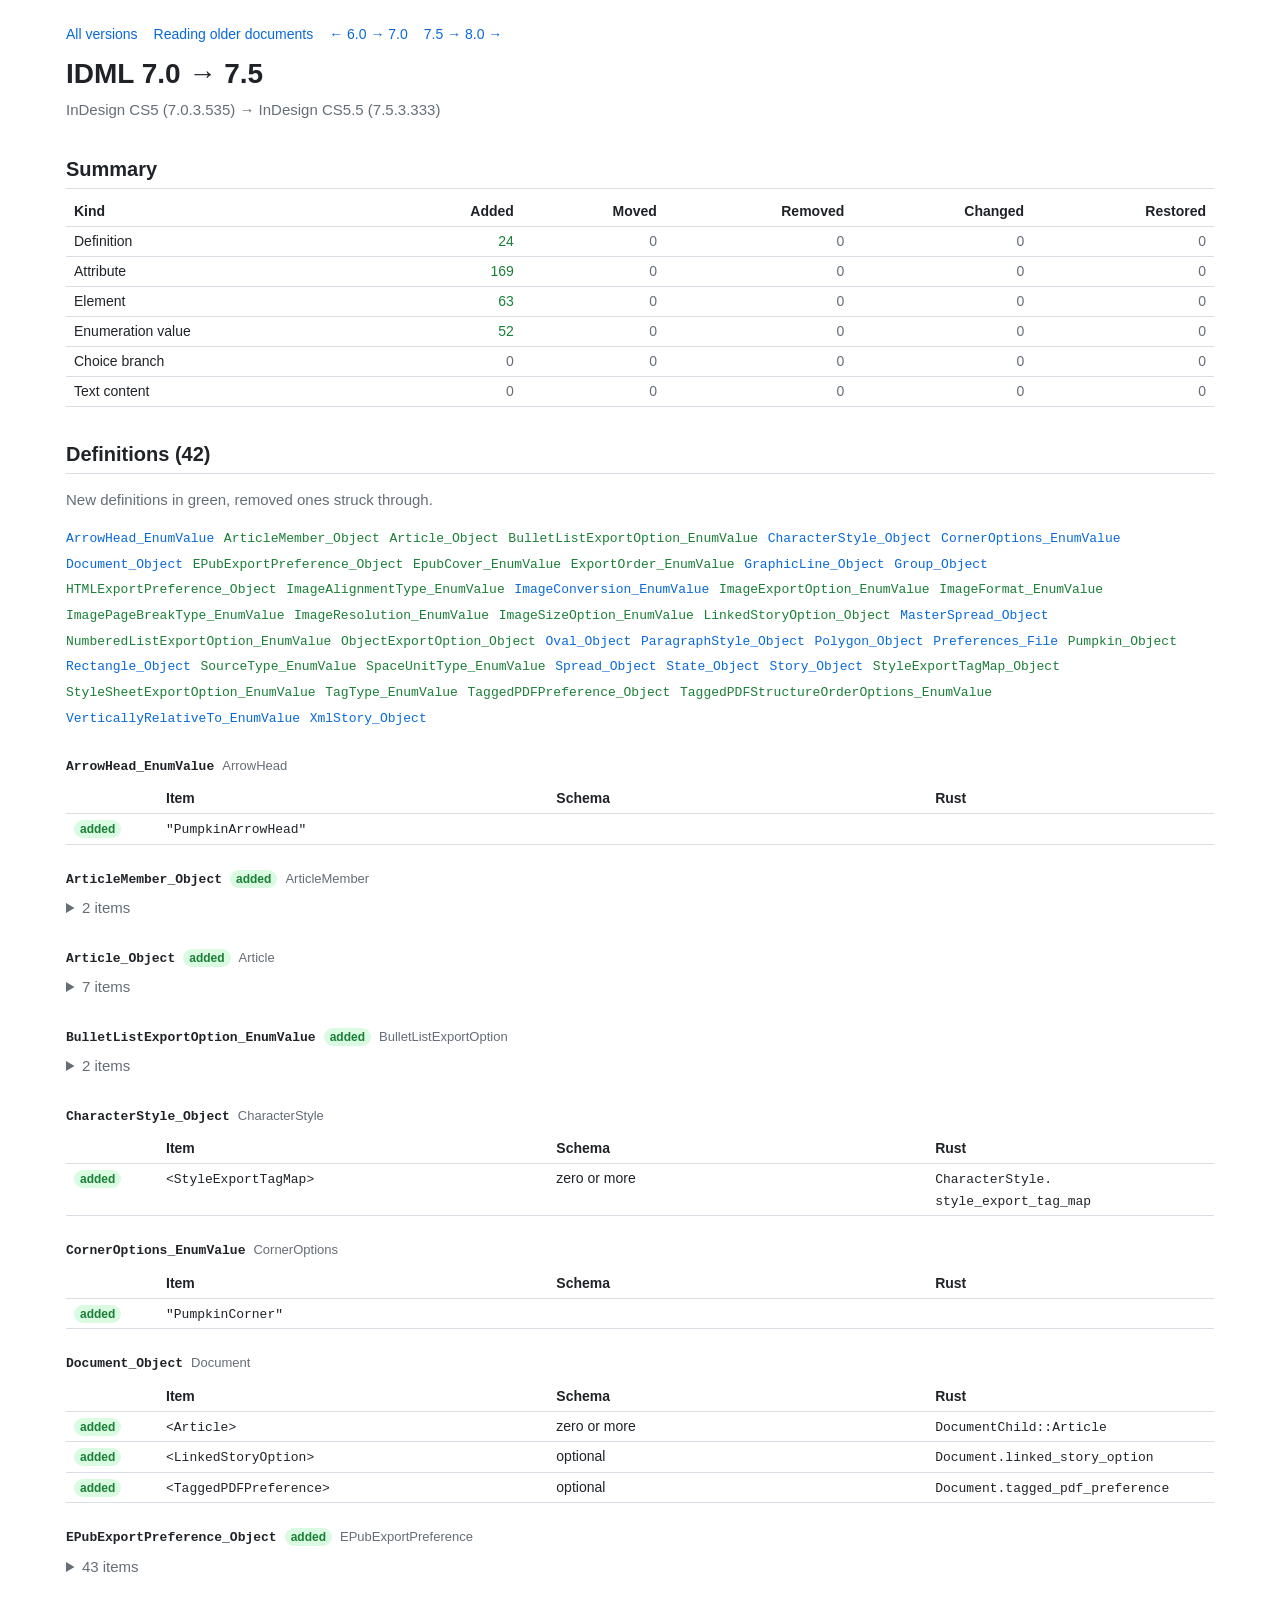
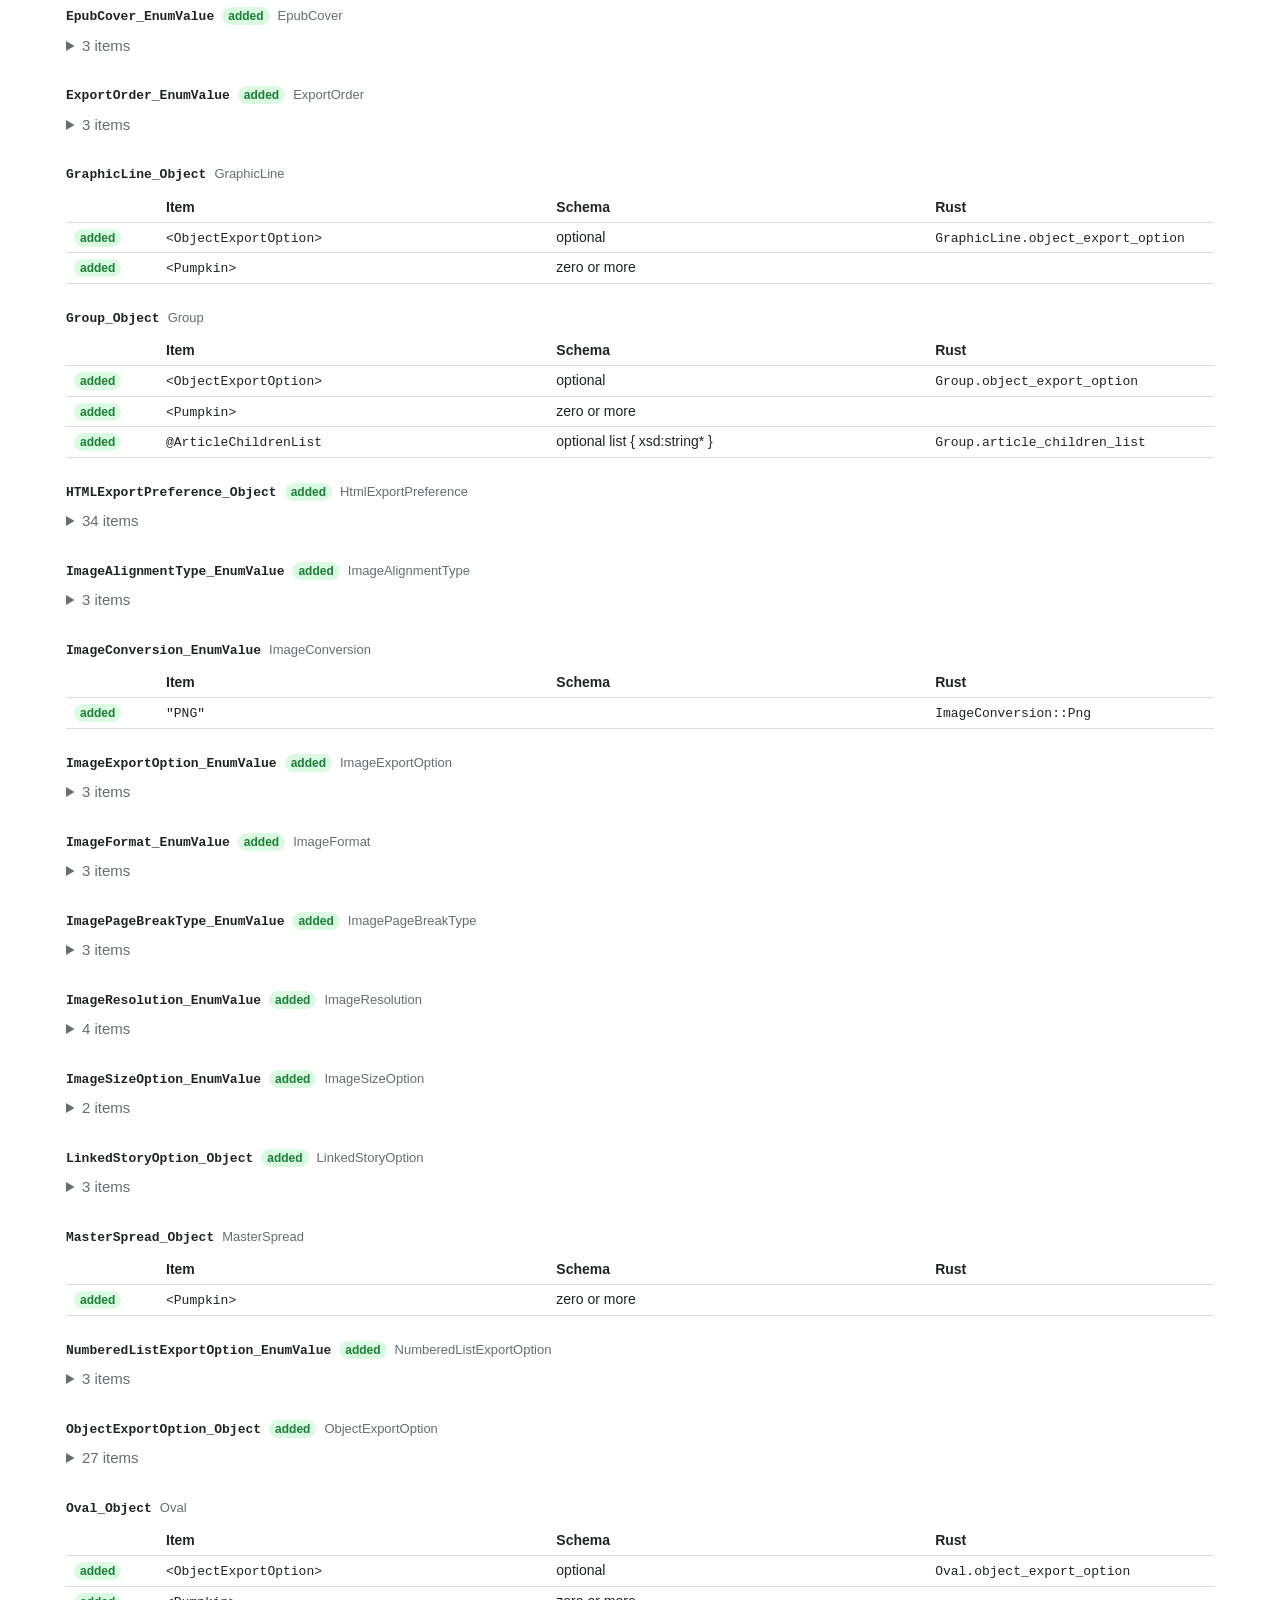
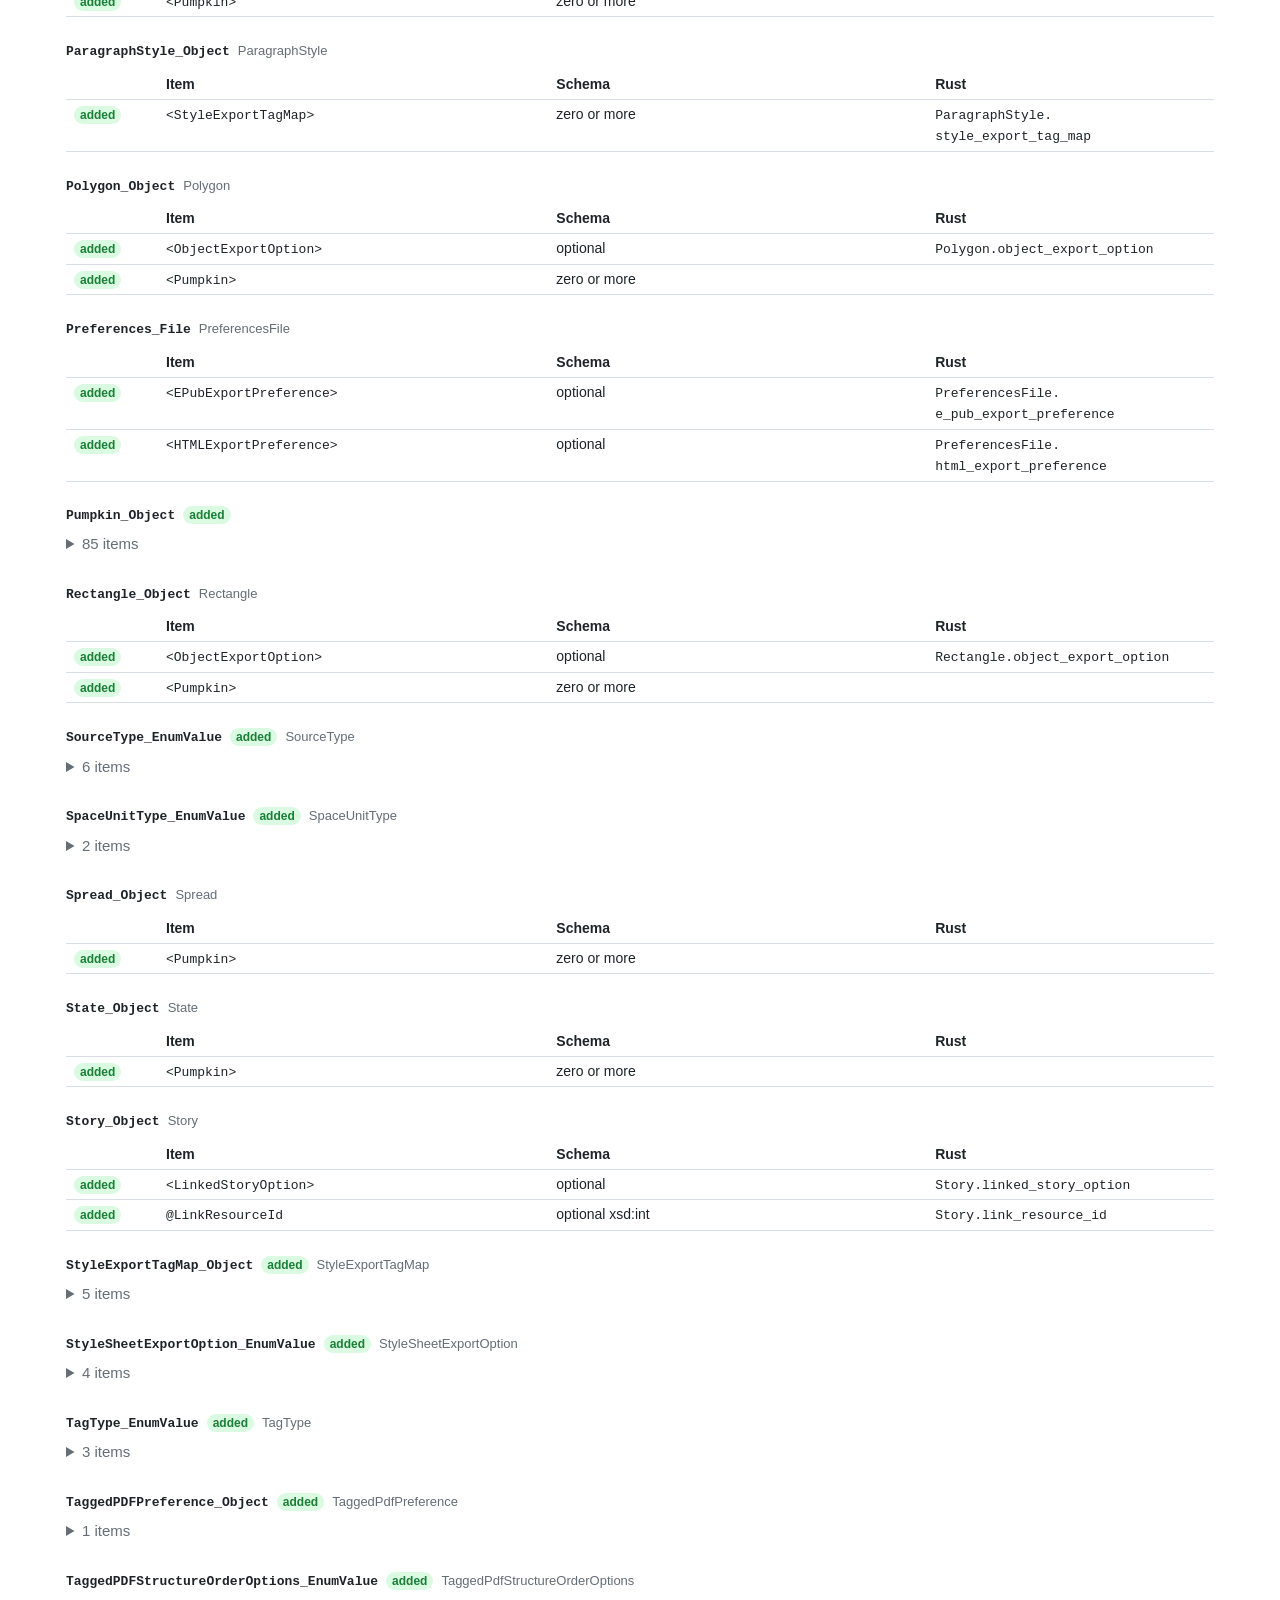
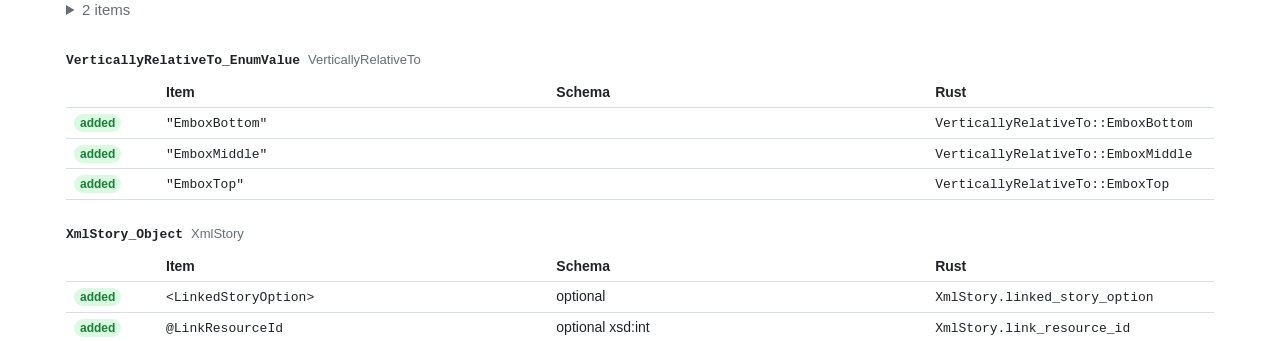
<file: docs/7.0-to-7.5.html>
<!doctype html>
<html lang="en">
<head>
<meta charset="utf-8">
<meta name="viewport" content="width=device-width, initial-scale=1">
<title>IDML 7.0 → 7.5</title>
<link rel="stylesheet" href="style.css">
</head>
<body>
<!-- @generated by idml-codegen from the schemas in schemas/. Do not edit. -->
<nav><a href="index.html">All versions</a><a href="upgrades.html">Reading older documents</a><a href="6.0-to-7.0.html">← 6.0 → 7.0</a><a href="7.5-to-8.0.html">7.5 → 8.0 →</a></nav>
<h1>IDML 7.0 → 7.5</h1>
<p class="lead">InDesign CS5 (7.0.3.535) → InDesign CS5.5 (7.5.3.333)</p>
<h2>Summary</h2>
<div class="scroll"><table>
<tr><th>Kind</th><th class="num">Added</th><th class="num">Moved</th><th class="num">Removed</th><th class="num">Changed</th><th class="num">Restored</th></tr>
<tr><td>Definition</td><td class="num added">24</td><td class="num zero">0</td><td class="num zero">0</td><td class="num zero">0</td><td class="num zero">0</td></tr>
<tr><td>Attribute</td><td class="num added">169</td><td class="num zero">0</td><td class="num zero">0</td><td class="num zero">0</td><td class="num zero">0</td></tr>
<tr><td>Element</td><td class="num added">63</td><td class="num zero">0</td><td class="num zero">0</td><td class="num zero">0</td><td class="num zero">0</td></tr>
<tr><td>Enumeration value</td><td class="num added">52</td><td class="num zero">0</td><td class="num zero">0</td><td class="num zero">0</td><td class="num zero">0</td></tr>
<tr><td>Choice branch</td><td class="num zero">0</td><td class="num zero">0</td><td class="num zero">0</td><td class="num zero">0</td><td class="num zero">0</td></tr>
<tr><td>Text content</td><td class="num zero">0</td><td class="num zero">0</td><td class="num zero">0</td><td class="num zero">0</td><td class="num zero">0</td></tr>
</table></div>
<h2>Definitions (42)</h2>
<p class="muted">New definitions in green, removed ones struck through.</p>
<p class="toc">
<a class="" href="#ArrowHead_EnumValue">ArrowHead_EnumValue</a> <a class="added" href="#ArticleMember_Object">ArticleMember_Object</a> <a class="added" href="#Article_Object">Article_Object</a> <a class="added" href="#BulletListExportOption_EnumValue">BulletListExportOption_EnumValue</a> <a class="" href="#CharacterStyle_Object">CharacterStyle_Object</a> <a class="" href="#CornerOptions_EnumValue">CornerOptions_EnumValue</a> <a class="" href="#Document_Object">Document_Object</a> <a class="added" href="#EPubExportPreference_Object">EPubExportPreference_Object</a> <a class="added" href="#EpubCover_EnumValue">EpubCover_EnumValue</a> <a class="added" href="#ExportOrder_EnumValue">ExportOrder_EnumValue</a> <a class="" href="#GraphicLine_Object">GraphicLine_Object</a> <a class="" href="#Group_Object">Group_Object</a> <a class="added" href="#HTMLExportPreference_Object">HTMLExportPreference_Object</a> <a class="added" href="#ImageAlignmentType_EnumValue">ImageAlignmentType_EnumValue</a> <a class="" href="#ImageConversion_EnumValue">ImageConversion_EnumValue</a> <a class="added" href="#ImageExportOption_EnumValue">ImageExportOption_EnumValue</a> <a class="added" href="#ImageFormat_EnumValue">ImageFormat_EnumValue</a> <a class="added" href="#ImagePageBreakType_EnumValue">ImagePageBreakType_EnumValue</a> <a class="added" href="#ImageResolution_EnumValue">ImageResolution_EnumValue</a> <a class="added" href="#ImageSizeOption_EnumValue">ImageSizeOption_EnumValue</a> <a class="added" href="#LinkedStoryOption_Object">LinkedStoryOption_Object</a> <a class="" href="#MasterSpread_Object">MasterSpread_Object</a> <a class="added" href="#NumberedListExportOption_EnumValue">NumberedListExportOption_EnumValue</a> <a class="added" href="#ObjectExportOption_Object">ObjectExportOption_Object</a> <a class="" href="#Oval_Object">Oval_Object</a> <a class="" href="#ParagraphStyle_Object">ParagraphStyle_Object</a> <a class="" href="#Polygon_Object">Polygon_Object</a> <a class="" href="#Preferences_File">Preferences_File</a> <a class="added" href="#Pumpkin_Object">Pumpkin_Object</a> <a class="" href="#Rectangle_Object">Rectangle_Object</a> <a class="added" href="#SourceType_EnumValue">SourceType_EnumValue</a> <a class="added" href="#SpaceUnitType_EnumValue">SpaceUnitType_EnumValue</a> <a class="" href="#Spread_Object">Spread_Object</a> <a class="" href="#State_Object">State_Object</a> <a class="" href="#Story_Object">Story_Object</a> <a class="added" href="#StyleExportTagMap_Object">StyleExportTagMap_Object</a> <a class="added" href="#StyleSheetExportOption_EnumValue">StyleSheetExportOption_EnumValue</a> <a class="added" href="#TagType_EnumValue">TagType_EnumValue</a> <a class="added" href="#TaggedPDFPreference_Object">TaggedPDFPreference_Object</a> <a class="added" href="#TaggedPDFStructureOrderOptions_EnumValue">TaggedPDFStructureOrderOptions_EnumValue</a> <a class="" href="#VerticallyRelativeTo_EnumValue">VerticallyRelativeTo_EnumValue</a> <a class="" href="#XmlStory_Object">XmlStory_Object</a> </p>
<section id="ArrowHead_EnumValue">
<h3><code>ArrowHead_EnumValue</code> <span class="rust">ArrowHead</span></h3>
<div class="scroll"><table class="items">
<colgroup><col class="c-change"><col class="c-item"><col class="c-schema"><col class="c-rust"></colgroup>
<tr><th></th><th>Item</th><th>Schema</th><th>Rust</th></tr>
<tr><td><span class="badge added">added</span></td><td><code>&quot;PumpkinArrowHead&quot;</code></td><td></td><td><code></code></td></tr>
</table></div>
</section>
<section id="ArticleMember_Object">
<h3><code>ArticleMember_Object</code> <span class="badge added">added</span> <span class="rust">ArticleMember</span></h3>
<details><summary>2 items</summary>
<div class="scroll"><table class="items">
<colgroup><col class="c-change"><col class="c-item"><col class="c-schema"><col class="c-rust"></colgroup>
<tr><th></th><th>Item</th><th>Schema</th><th>Rust</th></tr>
<tr><td><span class="badge added">added</span></td><td><code>@ItemRef</code></td><td><span>required xsd:string</span></td><td><code>ArticleMember.<wbr>item_ref</code></td></tr>
<tr><td><span class="badge added">added</span></td><td><code>@Self</code></td><td><span>required xsd:string</span></td><td><code>ArticleMember.<wbr>self_</code></td></tr>
</table></div>
</details>
</section>
<section id="Article_Object">
<h3><code>Article_Object</code> <span class="badge added">added</span> <span class="rust">Article</span></h3>
<details><summary>7 items</summary>
<div class="scroll"><table class="items">
<colgroup><col class="c-change"><col class="c-item"><col class="c-schema"><col class="c-rust"></colgroup>
<tr><th></th><th>Item</th><th>Schema</th><th>Rust</th></tr>
<tr><td><span class="badge added">added</span></td><td><code>&lt;ArticleMember&gt;</code></td><td><span>zero or more</span></td><td><code>Article.<wbr>article_member</code></td></tr>
<tr><td><span class="badge added">added</span></td><td><code>&lt;Properties&gt;</code></td><td><span>optional</span></td><td><code>Article.<wbr>properties, ArticleProperties</code></td></tr>
<tr><td><span class="badge added">added</span></td><td><code>&lt;Properties&gt;/<wbr>&lt;Label&gt;</code></td><td><span>optional</span></td><td><code>ArticleProperties.<wbr>label</code></td></tr>
<tr><td><span class="badge added">added</span></td><td><code>&lt;Properties&gt;/<wbr>&lt;Label&gt;/<wbr>&lt;KeyValuePair&gt;</code></td><td><span>zero or more</span></td><td><code></code></td></tr>
<tr><td><span class="badge added">added</span></td><td><code>@ArticleExportStatus</code></td><td><span>optional xsd:boolean</span></td><td><code>Article.<wbr>article_export_status</code></td></tr>
<tr><td><span class="badge added">added</span></td><td><code>@Name</code></td><td><span>optional xsd:string</span></td><td><code>Article.<wbr>name</code></td></tr>
<tr><td><span class="badge added">added</span></td><td><code>@Self</code></td><td><span>required xsd:string</span></td><td><code>Article.<wbr>self_</code></td></tr>
</table></div>
</details>
</section>
<section id="BulletListExportOption_EnumValue">
<h3><code>BulletListExportOption_EnumValue</code> <span class="badge added">added</span> <span class="rust">BulletListExportOption</span></h3>
<details><summary>2 items</summary>
<div class="scroll"><table class="items">
<colgroup><col class="c-change"><col class="c-item"><col class="c-schema"><col class="c-rust"></colgroup>
<tr><th></th><th>Item</th><th>Schema</th><th>Rust</th></tr>
<tr><td><span class="badge added">added</span></td><td><code>&quot;AsText&quot;</code></td><td></td><td><code>BulletListExportOption::AsText</code></td></tr>
<tr><td><span class="badge added">added</span></td><td><code>&quot;UnorderedList&quot;</code></td><td></td><td><code>BulletListExportOption::UnorderedList</code></td></tr>
</table></div>
</details>
</section>
<section id="CharacterStyle_Object">
<h3><code>CharacterStyle_Object</code> <span class="rust">CharacterStyle</span></h3>
<div class="scroll"><table class="items">
<colgroup><col class="c-change"><col class="c-item"><col class="c-schema"><col class="c-rust"></colgroup>
<tr><th></th><th>Item</th><th>Schema</th><th>Rust</th></tr>
<tr><td><span class="badge added">added</span></td><td><code>&lt;StyleExportTagMap&gt;</code></td><td><span>zero or more</span></td><td><code>CharacterStyle.<wbr>style_export_tag_map</code></td></tr>
</table></div>
</section>
<section id="CornerOptions_EnumValue">
<h3><code>CornerOptions_EnumValue</code> <span class="rust">CornerOptions</span></h3>
<div class="scroll"><table class="items">
<colgroup><col class="c-change"><col class="c-item"><col class="c-schema"><col class="c-rust"></colgroup>
<tr><th></th><th>Item</th><th>Schema</th><th>Rust</th></tr>
<tr><td><span class="badge added">added</span></td><td><code>&quot;PumpkinCorner&quot;</code></td><td></td><td><code></code></td></tr>
</table></div>
</section>
<section id="Document_Object">
<h3><code>Document_Object</code> <span class="rust">Document</span></h3>
<div class="scroll"><table class="items">
<colgroup><col class="c-change"><col class="c-item"><col class="c-schema"><col class="c-rust"></colgroup>
<tr><th></th><th>Item</th><th>Schema</th><th>Rust</th></tr>
<tr><td><span class="badge added">added</span></td><td><code>&lt;Article&gt;</code></td><td><span>zero or more</span></td><td><code>DocumentChild::Article</code></td></tr>
<tr><td><span class="badge added">added</span></td><td><code>&lt;LinkedStoryOption&gt;</code></td><td><span>optional</span></td><td><code>Document.<wbr>linked_story_option</code></td></tr>
<tr><td><span class="badge added">added</span></td><td><code>&lt;TaggedPDFPreference&gt;</code></td><td><span>optional</span></td><td><code>Document.<wbr>tagged_pdf_preference</code></td></tr>
</table></div>
</section>
<section id="EPubExportPreference_Object">
<h3><code>EPubExportPreference_Object</code> <span class="badge added">added</span> <span class="rust">EPubExportPreference</span></h3>
<details><summary>43 items</summary>
<div class="scroll"><table class="items">
<colgroup><col class="c-change"><col class="c-item"><col class="c-schema"><col class="c-rust"></colgroup>
<tr><th></th><th>Item</th><th>Schema</th><th>Rust</th></tr>
<tr><td><span class="badge added">added</span></td><td><code>@ApplyImageAlignmentToAnchoredObjectSettings</code></td><td><span>optional xsd:boolean</span></td><td><code>EPubExportPreference.<wbr>apply_image_alignment_to_anchored_object_settings</code></td></tr>
<tr><td><span class="badge added">added</span></td><td><code>@BottomMargin</code></td><td><span>optional xsd:double</span></td><td><code>EPubExportPreference.<wbr>bottom_margin</code></td></tr>
<tr><td><span class="badge added">added</span></td><td><code>@BreakDocument</code></td><td><span>optional xsd:boolean</span></td><td><code>EPubExportPreference.<wbr>break_document</code></td></tr>
<tr><td><span class="badge added">added</span></td><td><code>@BulletExportOption</code></td><td><span>optional BulletListExportOption_EnumValue</span></td><td><code>EPubExportPreference.<wbr>bullet_export_option</code></td></tr>
<tr><td><span class="badge added">added</span></td><td><code>@CSSExportOption</code></td><td><span>optional StyleSheetExportOption_EnumValue</span></td><td><code>EPubExportPreference.<wbr>css_export_option</code></td></tr>
<tr><td><span class="badge added">added</span></td><td><code>@CoverImageFile</code></td><td><span>optional xsd:string</span></td><td><code>EPubExportPreference.<wbr>cover_image_file</code></td></tr>
<tr><td><span class="badge added">added</span></td><td><code>@CustomImageSizeOption</code></td><td><span>optional ImageSizeOption_EnumValue</span></td><td><code>EPubExportPreference.<wbr>custom_image_size_option</code></td></tr>
<tr><td><span class="badge added">added</span></td><td><code>@EmbedFont</code></td><td><span>optional xsd:boolean</span></td><td><code>EPubExportPreference.<wbr>embed_font</code></td></tr>
<tr><td><span class="badge added">added</span></td><td><code>@EpubCover</code></td><td><span>optional EpubCover_EnumValue</span></td><td><code>EPubExportPreference.<wbr>epub_cover</code></td></tr>
<tr><td><span class="badge added">added</span></td><td><code>@EpubPublisher</code></td><td><span>optional xsd:string</span></td><td><code>EPubExportPreference.<wbr>epub_publisher</code></td></tr>
<tr><td><span class="badge added">added</span></td><td><code>@ExportOrder</code></td><td><span>optional ExportOrder_EnumValue</span></td><td><code>EPubExportPreference.<wbr>export_order</code></td></tr>
<tr><td><span class="badge added">added</span></td><td><code>@ExternalCSSPath</code></td><td><span>optional xsd:string</span></td><td><code>EPubExportPreference.<wbr>external_css_path</code></td></tr>
<tr><td><span class="badge added">added</span></td><td><code>@FootnoteFollowParagraph</code></td><td><span>optional xsd:boolean</span></td><td><code>EPubExportPreference.<wbr>footnote_follow_paragraph</code></td></tr>
<tr><td><span class="badge added">added</span></td><td><code>@Format</code></td><td><span>optional xsd:boolean</span></td><td><code>EPubExportPreference.<wbr>format</code></td></tr>
<tr><td><span class="badge added">added</span></td><td><code>@GIFOptionsInterlaced</code></td><td><span>optional xsd:boolean</span></td><td><code>EPubExportPreference.<wbr>gif_options_interlaced</code></td></tr>
<tr><td><span class="badge added">added</span></td><td><code>@GIFOptionsPalette</code></td><td><span>optional GIFOptionsPalette_EnumValue</span></td><td><code>EPubExportPreference.<wbr>gif_options_palette</code></td></tr>
<tr><td><span class="badge added">added</span></td><td><code>@Id</code></td><td><span>optional xsd:string</span></td><td><code>EPubExportPreference.<wbr>id</code></td></tr>
<tr><td><span class="badge added">added</span></td><td><code>@IgnoreObjectConversionSettings</code></td><td><span>optional xsd:boolean</span></td><td><code>EPubExportPreference.<wbr>ignore_object_conversion_settings</code></td></tr>
<tr><td><span class="badge added">added</span></td><td><code>@ImageAlignment</code></td><td><span>optional ImageAlignmentType_EnumValue</span></td><td><code>EPubExportPreference.<wbr>image_alignment</code></td></tr>
<tr><td><span class="badge added">added</span></td><td><code>@ImageConversion</code></td><td><span>optional ImageConversion_EnumValue</span></td><td><code>EPubExportPreference.<wbr>image_conversion</code></td></tr>
<tr><td><span class="badge added">added</span></td><td><code>@ImageExportResolution</code></td><td><span>optional ImageResolution_EnumValue</span></td><td><code>EPubExportPreference.<wbr>image_export_resolution</code></td></tr>
<tr><td><span class="badge added">added</span></td><td><code>@ImagePageBreak</code></td><td><span>optional ImagePageBreakType_EnumValue</span></td><td><code>EPubExportPreference.<wbr>image_page_break</code></td></tr>
<tr><td><span class="badge added">added</span></td><td><code>@ImageSpaceAfter</code></td><td><span>optional xsd:double {minInclusive=&quot;0&quot; maxInclusive=&quot;8640&quot;}</span></td><td><code>EPubExportPreference.<wbr>image_space_after</code></td></tr>
<tr><td><span class="badge added">added</span></td><td><code>@ImageSpaceBefore</code></td><td><span>optional xsd:double {minInclusive=&quot;0&quot; maxInclusive=&quot;8640&quot;}</span></td><td><code>EPubExportPreference.<wbr>image_space_before</code></td></tr>
<tr><td><span class="badge added">added</span></td><td><code>@IncludeCSSDefinition</code></td><td><span>optional xsd:boolean</span></td><td><code>EPubExportPreference.<wbr>include_css_definition</code></td></tr>
<tr><td><span class="badge added">added</span></td><td><code>@IncludeDocumentMetadata</code></td><td><span>optional xsd:boolean</span></td><td><code>EPubExportPreference.<wbr>include_document_metadata</code></td></tr>
<tr><td><span class="badge added">added</span></td><td><code>@JPEGOptionsFormat</code></td><td><span>optional JPEGOptionsFormat_EnumValue</span></td><td><code>EPubExportPreference.<wbr>jpeg_options_format</code></td></tr>
<tr><td><span class="badge added">added</span></td><td><code>@JPEGOptionsQuality</code></td><td><span>optional JPEGOptionsQuality_EnumValue</span></td><td><code>EPubExportPreference.<wbr>jpeg_options_quality</code></td></tr>
<tr><td><span class="badge added">added</span></td><td><code>@LeftMargin</code></td><td><span>optional xsd:double</span></td><td><code>EPubExportPreference.<wbr>left_margin</code></td></tr>
<tr><td><span class="badge added">added</span></td><td><code>@Level</code></td><td><span>optional xsd:int</span></td><td><code>EPubExportPreference.<wbr>level</code></td></tr>
<tr><td><span class="badge added">added</span></td><td><code>@MarginUnit</code></td><td><span>optional SpaceUnitType_EnumValue</span></td><td><code>EPubExportPreference.<wbr>margin_unit</code></td></tr>
<tr><td><span class="badge added">added</span></td><td><code>@NumberedListExportOption</code></td><td><span>optional NumberedListExportOption_EnumValue</span></td><td><code>EPubExportPreference.<wbr>numbered_list_export_option</code></td></tr>
<tr><td><span class="badge added">added</span></td><td><code>@ParagraphStyleName</code></td><td><span>optional xsd:string</span></td><td><code>EPubExportPreference.<wbr>paragraph_style_name</code></td></tr>
<tr><td><span class="badge added">added</span></td><td><code>@PreserveLayoutAppearence</code></td><td><span>optional xsd:boolean</span></td><td><code>EPubExportPreference.<wbr>preserve_layout_appearence</code></td></tr>
<tr><td><span class="badge added">added</span></td><td><code>@PreserveLocalOverride</code></td><td><span>optional xsd:boolean</span></td><td><code>EPubExportPreference.<wbr>preserve_local_override</code></td></tr>
<tr><td><span class="badge added">added</span></td><td><code>@RightMargin</code></td><td><span>optional xsd:double</span></td><td><code>EPubExportPreference.<wbr>right_margin</code></td></tr>
<tr><td><span class="badge added">added</span></td><td><code>@SpaceUnit</code></td><td><span>optional SpaceUnitType_EnumValue</span></td><td><code>EPubExportPreference.<wbr>space_unit</code></td></tr>
<tr><td><span class="badge added">added</span></td><td><code>@StripSoftReturn</code></td><td><span>optional xsd:boolean</span></td><td><code>EPubExportPreference.<wbr>strip_soft_return</code></td></tr>
<tr><td><span class="badge added">added</span></td><td><code>@TocStyleName</code></td><td><span>optional xsd:string</span></td><td><code>EPubExportPreference.<wbr>toc_style_name</code></td></tr>
<tr><td><span class="badge added">added</span></td><td><code>@TopMargin</code></td><td><span>optional xsd:double</span></td><td><code>EPubExportPreference.<wbr>top_margin</code></td></tr>
<tr><td><span class="badge added">added</span></td><td><code>@UseImagePageBreak</code></td><td><span>optional xsd:boolean</span></td><td><code>EPubExportPreference.<wbr>use_image_page_break</code></td></tr>
<tr><td><span class="badge added">added</span></td><td><code>@UseTocStyle</code></td><td><span>optional xsd:boolean</span></td><td><code>EPubExportPreference.<wbr>use_toc_style</code></td></tr>
<tr><td><span class="badge added">added</span></td><td><code>@ViewDocumentAfterExport</code></td><td><span>optional xsd:boolean</span></td><td><code>EPubExportPreference.<wbr>view_document_after_export</code></td></tr>
</table></div>
</details>
</section>
<section id="EpubCover_EnumValue">
<h3><code>EpubCover_EnumValue</code> <span class="badge added">added</span> <span class="rust">EpubCover</span></h3>
<details><summary>3 items</summary>
<div class="scroll"><table class="items">
<colgroup><col class="c-change"><col class="c-item"><col class="c-schema"><col class="c-rust"></colgroup>
<tr><th></th><th>Item</th><th>Schema</th><th>Rust</th></tr>
<tr><td><span class="badge added">added</span></td><td><code>&quot;ExternalImage&quot;</code></td><td></td><td><code>EpubCover::ExternalImage</code></td></tr>
<tr><td><span class="badge added">added</span></td><td><code>&quot;FirstPage&quot;</code></td><td></td><td><code>EpubCover::FirstPage</code></td></tr>
<tr><td><span class="badge added">added</span></td><td><code>&quot;None&quot;</code></td><td></td><td><code>EpubCover::None</code></td></tr>
</table></div>
</details>
</section>
<section id="ExportOrder_EnumValue">
<h3><code>ExportOrder_EnumValue</code> <span class="badge added">added</span> <span class="rust">ExportOrder</span></h3>
<details><summary>3 items</summary>
<div class="scroll"><table class="items">
<colgroup><col class="c-change"><col class="c-item"><col class="c-schema"><col class="c-rust"></colgroup>
<tr><th></th><th>Item</th><th>Schema</th><th>Rust</th></tr>
<tr><td><span class="badge added">added</span></td><td><code>&quot;ArticlePanelOrder&quot;</code></td><td></td><td><code>ExportOrder::ArticlePanelOrder</code></td></tr>
<tr><td><span class="badge added">added</span></td><td><code>&quot;LayoutOrder&quot;</code></td><td></td><td><code>ExportOrder::LayoutOrder</code></td></tr>
<tr><td><span class="badge added">added</span></td><td><code>&quot;XMLStructureOrder&quot;</code></td><td></td><td><code>ExportOrder::XmlStructureOrder</code></td></tr>
</table></div>
</details>
</section>
<section id="GraphicLine_Object">
<h3><code>GraphicLine_Object</code> <span class="rust">GraphicLine</span></h3>
<div class="scroll"><table class="items">
<colgroup><col class="c-change"><col class="c-item"><col class="c-schema"><col class="c-rust"></colgroup>
<tr><th></th><th>Item</th><th>Schema</th><th>Rust</th></tr>
<tr><td><span class="badge added">added</span></td><td><code>&lt;ObjectExportOption&gt;</code></td><td><span>optional</span></td><td><code>GraphicLine.<wbr>object_export_option</code></td></tr>
<tr><td><span class="badge added">added</span></td><td><code>&lt;Pumpkin&gt;</code></td><td><span>zero or more</span></td><td><code></code></td></tr>
</table></div>
</section>
<section id="Group_Object">
<h3><code>Group_Object</code> <span class="rust">Group</span></h3>
<div class="scroll"><table class="items">
<colgroup><col class="c-change"><col class="c-item"><col class="c-schema"><col class="c-rust"></colgroup>
<tr><th></th><th>Item</th><th>Schema</th><th>Rust</th></tr>
<tr><td><span class="badge added">added</span></td><td><code>&lt;ObjectExportOption&gt;</code></td><td><span>optional</span></td><td><code>Group.<wbr>object_export_option</code></td></tr>
<tr><td><span class="badge added">added</span></td><td><code>&lt;Pumpkin&gt;</code></td><td><span>zero or more</span></td><td><code></code></td></tr>
<tr><td><span class="badge added">added</span></td><td><code>@ArticleChildrenList</code></td><td><span>optional list { xsd:string* }</span></td><td><code>Group.<wbr>article_children_list</code></td></tr>
</table></div>
</section>
<section id="HTMLExportPreference_Object">
<h3><code>HTMLExportPreference_Object</code> <span class="badge added">added</span> <span class="rust">HtmlExportPreference</span></h3>
<details><summary>34 items</summary>
<div class="scroll"><table class="items">
<colgroup><col class="c-change"><col class="c-item"><col class="c-schema"><col class="c-rust"></colgroup>
<tr><th></th><th>Item</th><th>Schema</th><th>Rust</th></tr>
<tr><td><span class="badge added">added</span></td><td><code>@ApplyImageAlignmentToAnchoredObjectSettings</code></td><td><span>optional xsd:boolean</span></td><td><code>HtmlExportPreference.<wbr>apply_image_alignment_to_anchored_object_settings</code></td></tr>
<tr><td><span class="badge added">added</span></td><td><code>@BottomMargin</code></td><td><span>optional xsd:double</span></td><td><code>HtmlExportPreference.<wbr>bottom_margin</code></td></tr>
<tr><td><span class="badge added">added</span></td><td><code>@BulletExportOption</code></td><td><span>optional BulletListExportOption_EnumValue</span></td><td><code>HtmlExportPreference.<wbr>bullet_export_option</code></td></tr>
<tr><td><span class="badge added">added</span></td><td><code>@CSSExportOption</code></td><td><span>optional StyleSheetExportOption_EnumValue</span></td><td><code>HtmlExportPreference.<wbr>css_export_option</code></td></tr>
<tr><td><span class="badge added">added</span></td><td><code>@CustomImageSizeOption</code></td><td><span>optional ImageSizeOption_EnumValue</span></td><td><code>HtmlExportPreference.<wbr>custom_image_size_option</code></td></tr>
<tr><td><span class="badge added">added</span></td><td><code>@ExportOrder</code></td><td><span>optional ExportOrder_EnumValue</span></td><td><code>HtmlExportPreference.<wbr>export_order</code></td></tr>
<tr><td><span class="badge added">added</span></td><td><code>@ExportSelection</code></td><td><span>optional xsd:boolean</span></td><td><code>HtmlExportPreference.<wbr>export_selection</code></td></tr>
<tr><td><span class="badge added">added</span></td><td><code>@ExternalCSSPath</code></td><td><span>optional xsd:string</span></td><td><code>HtmlExportPreference.<wbr>external_css_path</code></td></tr>
<tr><td><span class="badge added">added</span></td><td><code>@GIFOptionsInterlaced</code></td><td><span>optional xsd:boolean</span></td><td><code>HtmlExportPreference.<wbr>gif_options_interlaced</code></td></tr>
<tr><td><span class="badge added">added</span></td><td><code>@GIFOptionsPalette</code></td><td><span>optional GIFOptionsPalette_EnumValue</span></td><td><code>HtmlExportPreference.<wbr>gif_options_palette</code></td></tr>
<tr><td><span class="badge added">added</span></td><td><code>@IgnoreObjectConversionSettings</code></td><td><span>optional xsd:boolean</span></td><td><code>HtmlExportPreference.<wbr>ignore_object_conversion_settings</code></td></tr>
<tr><td><span class="badge added">added</span></td><td><code>@ImageAlignment</code></td><td><span>optional ImageAlignmentType_EnumValue</span></td><td><code>HtmlExportPreference.<wbr>image_alignment</code></td></tr>
<tr><td><span class="badge added">added</span></td><td><code>@ImageConversion</code></td><td><span>optional ImageConversion_EnumValue</span></td><td><code>HtmlExportPreference.<wbr>image_conversion</code></td></tr>
<tr><td><span class="badge added">added</span></td><td><code>@ImageExportOption</code></td><td><span>optional ImageExportOption_EnumValue</span></td><td><code>HtmlExportPreference.<wbr>image_export_option</code></td></tr>
<tr><td><span class="badge added">added</span></td><td><code>@ImageExportResolution</code></td><td><span>optional ImageResolution_EnumValue</span></td><td><code>HtmlExportPreference.<wbr>image_export_resolution</code></td></tr>
<tr><td><span class="badge added">added</span></td><td><code>@ImageExtension</code></td><td><span>optional xsd:string</span></td><td><code>HtmlExportPreference.<wbr>image_extension</code></td></tr>
<tr><td><span class="badge added">added</span></td><td><code>@ImageSpaceAfter</code></td><td><span>optional xsd:double {minInclusive=&quot;0&quot; maxInclusive=&quot;8640&quot;}</span></td><td><code>HtmlExportPreference.<wbr>image_space_after</code></td></tr>
<tr><td><span class="badge added">added</span></td><td><code>@ImageSpaceBefore</code></td><td><span>optional xsd:double {minInclusive=&quot;0&quot; maxInclusive=&quot;8640&quot;}</span></td><td><code>HtmlExportPreference.<wbr>image_space_before</code></td></tr>
<tr><td><span class="badge added">added</span></td><td><code>@IncludeCSSDefinition</code></td><td><span>optional xsd:boolean</span></td><td><code>HtmlExportPreference.<wbr>include_css_definition</code></td></tr>
<tr><td><span class="badge added">added</span></td><td><code>@JPEGOptionsFormat</code></td><td><span>optional JPEGOptionsFormat_EnumValue</span></td><td><code>HtmlExportPreference.<wbr>jpeg_options_format</code></td></tr>
<tr><td><span class="badge added">added</span></td><td><code>@JPEGOptionsQuality</code></td><td><span>optional JPEGOptionsQuality_EnumValue</span></td><td><code>HtmlExportPreference.<wbr>jpeg_options_quality</code></td></tr>
<tr><td><span class="badge added">added</span></td><td><code>@JavascriptURL</code></td><td><span>optional xsd:string</span></td><td><code>HtmlExportPreference.<wbr>javascript_url</code></td></tr>
<tr><td><span class="badge added">added</span></td><td><code>@LeftMargin</code></td><td><span>optional xsd:double</span></td><td><code>HtmlExportPreference.<wbr>left_margin</code></td></tr>
<tr><td><span class="badge added">added</span></td><td><code>@Level</code></td><td><span>optional xsd:int</span></td><td><code>HtmlExportPreference.<wbr>level</code></td></tr>
<tr><td><span class="badge added">added</span></td><td><code>@LinkToJavascript</code></td><td><span>optional xsd:boolean</span></td><td><code>HtmlExportPreference.<wbr>link_to_javascript</code></td></tr>
<tr><td><span class="badge added">added</span></td><td><code>@MarginUnit</code></td><td><span>optional SpaceUnitType_EnumValue</span></td><td><code>HtmlExportPreference.<wbr>margin_unit</code></td></tr>
<tr><td><span class="badge added">added</span></td><td><code>@NumberedListExportOption</code></td><td><span>optional NumberedListExportOption_EnumValue</span></td><td><code>HtmlExportPreference.<wbr>numbered_list_export_option</code></td></tr>
<tr><td><span class="badge added">added</span></td><td><code>@PreserveLayoutAppearence</code></td><td><span>optional xsd:boolean</span></td><td><code>HtmlExportPreference.<wbr>preserve_layout_appearence</code></td></tr>
<tr><td><span class="badge added">added</span></td><td><code>@PreserveLocalOverride</code></td><td><span>optional xsd:boolean</span></td><td><code>HtmlExportPreference.<wbr>preserve_local_override</code></td></tr>
<tr><td><span class="badge added">added</span></td><td><code>@RightMargin</code></td><td><span>optional xsd:double</span></td><td><code>HtmlExportPreference.<wbr>right_margin</code></td></tr>
<tr><td><span class="badge added">added</span></td><td><code>@ServerPath</code></td><td><span>optional xsd:string</span></td><td><code>HtmlExportPreference.<wbr>server_path</code></td></tr>
<tr><td><span class="badge added">added</span></td><td><code>@SpaceUnit</code></td><td><span>optional SpaceUnitType_EnumValue</span></td><td><code>HtmlExportPreference.<wbr>space_unit</code></td></tr>
<tr><td><span class="badge added">added</span></td><td><code>@TopMargin</code></td><td><span>optional xsd:double</span></td><td><code>HtmlExportPreference.<wbr>top_margin</code></td></tr>
<tr><td><span class="badge added">added</span></td><td><code>@ViewDocumentAfterExport</code></td><td><span>optional xsd:boolean</span></td><td><code>HtmlExportPreference.<wbr>view_document_after_export</code></td></tr>
</table></div>
</details>
</section>
<section id="ImageAlignmentType_EnumValue">
<h3><code>ImageAlignmentType_EnumValue</code> <span class="badge added">added</span> <span class="rust">ImageAlignmentType</span></h3>
<details><summary>3 items</summary>
<div class="scroll"><table class="items">
<colgroup><col class="c-change"><col class="c-item"><col class="c-schema"><col class="c-rust"></colgroup>
<tr><th></th><th>Item</th><th>Schema</th><th>Rust</th></tr>
<tr><td><span class="badge added">added</span></td><td><code>&quot;AlignCenter&quot;</code></td><td></td><td><code>ImageAlignmentType::AlignCenter</code></td></tr>
<tr><td><span class="badge added">added</span></td><td><code>&quot;AlignLeft&quot;</code></td><td></td><td><code>ImageAlignmentType::AlignLeft</code></td></tr>
<tr><td><span class="badge added">added</span></td><td><code>&quot;AlignRight&quot;</code></td><td></td><td><code>ImageAlignmentType::AlignRight</code></td></tr>
</table></div>
</details>
</section>
<section id="ImageConversion_EnumValue">
<h3><code>ImageConversion_EnumValue</code> <span class="rust">ImageConversion</span></h3>
<div class="scroll"><table class="items">
<colgroup><col class="c-change"><col class="c-item"><col class="c-schema"><col class="c-rust"></colgroup>
<tr><th></th><th>Item</th><th>Schema</th><th>Rust</th></tr>
<tr><td><span class="badge added">added</span></td><td><code>&quot;PNG&quot;</code></td><td></td><td><code>ImageConversion::Png</code></td></tr>
</table></div>
</section>
<section id="ImageExportOption_EnumValue">
<h3><code>ImageExportOption_EnumValue</code> <span class="badge added">added</span> <span class="rust">ImageExportOption</span></h3>
<details><summary>3 items</summary>
<div class="scroll"><table class="items">
<colgroup><col class="c-change"><col class="c-item"><col class="c-schema"><col class="c-rust"></colgroup>
<tr><th></th><th>Item</th><th>Schema</th><th>Rust</th></tr>
<tr><td><span class="badge added">added</span></td><td><code>&quot;LinkToServer&quot;</code></td><td></td><td><code>ImageExportOption::LinkToServer</code></td></tr>
<tr><td><span class="badge added">added</span></td><td><code>&quot;OptimizedImage&quot;</code></td><td></td><td><code>ImageExportOption::OptimizedImage</code></td></tr>
<tr><td><span class="badge added">added</span></td><td><code>&quot;OriginalImage&quot;</code></td><td></td><td><code>ImageExportOption::OriginalImage</code></td></tr>
</table></div>
</details>
</section>
<section id="ImageFormat_EnumValue">
<h3><code>ImageFormat_EnumValue</code> <span class="badge added">added</span> <span class="rust">ImageFormat</span></h3>
<details><summary>3 items</summary>
<div class="scroll"><table class="items">
<colgroup><col class="c-change"><col class="c-item"><col class="c-schema"><col class="c-rust"></colgroup>
<tr><th></th><th>Item</th><th>Schema</th><th>Rust</th></tr>
<tr><td><span class="badge added">added</span></td><td><code>&quot;GIF&quot;</code></td><td></td><td><code>ImageFormat::Gif</code></td></tr>
<tr><td><span class="badge added">added</span></td><td><code>&quot;JPEG&quot;</code></td><td></td><td><code>ImageFormat::Jpeg</code></td></tr>
<tr><td><span class="badge added">added</span></td><td><code>&quot;PNG&quot;</code></td><td></td><td><code>ImageFormat::Png</code></td></tr>
</table></div>
</details>
</section>
<section id="ImagePageBreakType_EnumValue">
<h3><code>ImagePageBreakType_EnumValue</code> <span class="badge added">added</span> <span class="rust">ImagePageBreakType</span></h3>
<details><summary>3 items</summary>
<div class="scroll"><table class="items">
<colgroup><col class="c-change"><col class="c-item"><col class="c-schema"><col class="c-rust"></colgroup>
<tr><th></th><th>Item</th><th>Schema</th><th>Rust</th></tr>
<tr><td><span class="badge added">added</span></td><td><code>&quot;PageBreakAfter&quot;</code></td><td></td><td><code>ImagePageBreakType::PageBreakAfter</code></td></tr>
<tr><td><span class="badge added">added</span></td><td><code>&quot;PageBreakBefore&quot;</code></td><td></td><td><code>ImagePageBreakType::PageBreakBefore</code></td></tr>
<tr><td><span class="badge added">added</span></td><td><code>&quot;PageBreakBeforeAndAfter&quot;</code></td><td></td><td><code>ImagePageBreakType::PageBreakBeforeAndAfter</code></td></tr>
</table></div>
</details>
</section>
<section id="ImageResolution_EnumValue">
<h3><code>ImageResolution_EnumValue</code> <span class="badge added">added</span> <span class="rust">ImageResolution</span></h3>
<details><summary>4 items</summary>
<div class="scroll"><table class="items">
<colgroup><col class="c-change"><col class="c-item"><col class="c-schema"><col class="c-rust"></colgroup>
<tr><th></th><th>Item</th><th>Schema</th><th>Rust</th></tr>
<tr><td><span class="badge added">added</span></td><td><code>&quot;Ppi150&quot;</code></td><td></td><td><code>ImageResolution::Ppi150</code></td></tr>
<tr><td><span class="badge added">added</span></td><td><code>&quot;Ppi300&quot;</code></td><td></td><td><code>ImageResolution::Ppi300</code></td></tr>
<tr><td><span class="badge added">added</span></td><td><code>&quot;Ppi72&quot;</code></td><td></td><td><code>ImageResolution::Ppi72</code></td></tr>
<tr><td><span class="badge added">added</span></td><td><code>&quot;Ppi96&quot;</code></td><td></td><td><code>ImageResolution::Ppi96</code></td></tr>
</table></div>
</details>
</section>
<section id="ImageSizeOption_EnumValue">
<h3><code>ImageSizeOption_EnumValue</code> <span class="badge added">added</span> <span class="rust">ImageSizeOption</span></h3>
<details><summary>2 items</summary>
<div class="scroll"><table class="items">
<colgroup><col class="c-change"><col class="c-item"><col class="c-schema"><col class="c-rust"></colgroup>
<tr><th></th><th>Item</th><th>Schema</th><th>Rust</th></tr>
<tr><td><span class="badge added">added</span></td><td><code>&quot;SizeFixed&quot;</code></td><td></td><td><code>ImageSizeOption::SizeFixed</code></td></tr>
<tr><td><span class="badge added">added</span></td><td><code>&quot;SizeRelativeToPageWidth&quot;</code></td><td></td><td><code></code></td></tr>
</table></div>
</details>
</section>
<section id="LinkedStoryOption_Object">
<h3><code>LinkedStoryOption_Object</code> <span class="badge added">added</span> <span class="rust">LinkedStoryOption</span></h3>
<details><summary>3 items</summary>
<div class="scroll"><table class="items">
<colgroup><col class="c-change"><col class="c-item"><col class="c-schema"><col class="c-rust"></colgroup>
<tr><th></th><th>Item</th><th>Schema</th><th>Rust</th></tr>
<tr><td><span class="badge added">added</span></td><td><code>@RemoveForcedLineBreaks</code></td><td><span>optional xsd:boolean</span></td><td><code>LinkedStoryOption.<wbr>remove_forced_line_breaks</code></td></tr>
<tr><td><span class="badge added">added</span></td><td><code>@UpdateWhileSaving</code></td><td><span>optional xsd:boolean</span></td><td><code>LinkedStoryOption.<wbr>update_while_saving</code></td></tr>
<tr><td><span class="badge added">added</span></td><td><code>@WarnOnUpdateOfEditedStory</code></td><td><span>optional xsd:boolean</span></td><td><code>LinkedStoryOption.<wbr>warn_on_update_of_edited_story</code></td></tr>
</table></div>
</details>
</section>
<section id="MasterSpread_Object">
<h3><code>MasterSpread_Object</code> <span class="rust">MasterSpread</span></h3>
<div class="scroll"><table class="items">
<colgroup><col class="c-change"><col class="c-item"><col class="c-schema"><col class="c-rust"></colgroup>
<tr><th></th><th>Item</th><th>Schema</th><th>Rust</th></tr>
<tr><td><span class="badge added">added</span></td><td><code>&lt;Pumpkin&gt;</code></td><td><span>zero or more</span></td><td><code></code></td></tr>
</table></div>
</section>
<section id="NumberedListExportOption_EnumValue">
<h3><code>NumberedListExportOption_EnumValue</code> <span class="badge added">added</span> <span class="rust">NumberedListExportOption</span></h3>
<details><summary>3 items</summary>
<div class="scroll"><table class="items">
<colgroup><col class="c-change"><col class="c-item"><col class="c-schema"><col class="c-rust"></colgroup>
<tr><th></th><th>Item</th><th>Schema</th><th>Rust</th></tr>
<tr><td><span class="badge added">added</span></td><td><code>&quot;AsText&quot;</code></td><td></td><td><code>NumberedListExportOption::AsText</code></td></tr>
<tr><td><span class="badge added">added</span></td><td><code>&quot;OrderedList&quot;</code></td><td></td><td><code>NumberedListExportOption::OrderedList</code></td></tr>
<tr><td><span class="badge added">added</span></td><td><code>&quot;StaticOrderedList&quot;</code></td><td></td><td><code></code></td></tr>
</table></div>
</details>
</section>
<section id="ObjectExportOption_Object">
<h3><code>ObjectExportOption_Object</code> <span class="badge added">added</span> <span class="rust">ObjectExportOption</span></h3>
<details><summary>27 items</summary>
<div class="scroll"><table class="items">
<colgroup><col class="c-change"><col class="c-item"><col class="c-schema"><col class="c-rust"></colgroup>
<tr><th></th><th>Item</th><th>Schema</th><th>Rust</th></tr>
<tr><td><span class="badge added">added</span></td><td><code>&lt;Properties&gt;</code></td><td><span>optional</span></td><td><code>ObjectExportOption.<wbr>properties, ObjectExportOptionProperties</code></td></tr>
<tr><td><span class="badge added">added</span></td><td><code>&lt;Properties&gt;/<wbr>&lt;ActualMetadataProperty&gt;</code></td><td><span>optional</span></td><td><code>ActualMetadataProperty, ObjectExportOptionProperties.<wbr>actual_metadata_property</code></td></tr>
<tr><td><span class="badge added">added</span></td><td><code>&lt;Properties&gt;/<wbr>&lt;ActualMetadataProperty&gt;/<wbr>@NamespacePrefix</code></td><td><span>required xsd:string</span></td><td><code>ActualMetadataProperty.<wbr>namespace_prefix</code></td></tr>
<tr><td><span class="badge added">added</span></td><td><code>&lt;Properties&gt;/<wbr>&lt;ActualMetadataProperty&gt;/<wbr>@PropertyPath</code></td><td><span>required xsd:string</span></td><td><code>ActualMetadataProperty.<wbr>property_path</code></td></tr>
<tr><td><span class="badge added">added</span></td><td><code>&lt;Properties&gt;/<wbr>&lt;AltMetadataProperty&gt;</code></td><td><span>optional</span></td><td><code>AltMetadataProperty, ObjectExportOptionProperties.<wbr>alt_metadata_property</code></td></tr>
<tr><td><span class="badge added">added</span></td><td><code>&lt;Properties&gt;/<wbr>&lt;AltMetadataProperty&gt;/<wbr>@NamespacePrefix</code></td><td><span>required xsd:string</span></td><td><code>AltMetadataProperty.<wbr>namespace_prefix</code></td></tr>
<tr><td><span class="badge added">added</span></td><td><code>&lt;Properties&gt;/<wbr>&lt;AltMetadataProperty&gt;/<wbr>@PropertyPath</code></td><td><span>required xsd:string</span></td><td><code>AltMetadataProperty.<wbr>property_path</code></td></tr>
<tr><td><span class="badge added">added</span></td><td><code>@ActualTextSourceType</code></td><td><span>optional SourceType_EnumValue</span></td><td><code>ObjectExportOption.<wbr>actual_text_source_type</code></td></tr>
<tr><td><span class="badge added">added</span></td><td><code>@AltTextSourceType</code></td><td><span>optional SourceType_EnumValue</span></td><td><code>ObjectExportOption.<wbr>alt_text_source_type</code></td></tr>
<tr><td><span class="badge added">added</span></td><td><code>@ApplyTagType</code></td><td><span>optional TagType_EnumValue</span></td><td><code>ObjectExportOption.<wbr>apply_tag_type</code></td></tr>
<tr><td><span class="badge added">added</span></td><td><code>@CustomActualText</code></td><td><span>optional xsd:string</span></td><td><code>ObjectExportOption.<wbr>custom_actual_text</code></td></tr>
<tr><td><span class="badge added">added</span></td><td><code>@CustomAltText</code></td><td><span>optional xsd:string</span></td><td><code>ObjectExportOption.<wbr>custom_alt_text</code></td></tr>
<tr><td><span class="badge added">added</span></td><td><code>@CustomImageAlignment</code></td><td><span>optional xsd:boolean</span></td><td><code>ObjectExportOption.<wbr>custom_image_alignment</code></td></tr>
<tr><td><span class="badge added">added</span></td><td><code>@CustomImageConversion</code></td><td><span>optional xsd:boolean</span></td><td><code>ObjectExportOption.<wbr>custom_image_conversion</code></td></tr>
<tr><td><span class="badge added">added</span></td><td><code>@CustomImageSizeOption</code></td><td><span>optional ImageSizeOption_EnumValue</span></td><td><code>ObjectExportOption.<wbr>custom_image_size_option</code></td></tr>
<tr><td><span class="badge added">added</span></td><td><code>@GIFOptionsInterlaced</code></td><td><span>optional xsd:boolean</span></td><td><code>ObjectExportOption.<wbr>gif_options_interlaced</code></td></tr>
<tr><td><span class="badge added">added</span></td><td><code>@GIFOptionsPalette</code></td><td><span>optional GIFOptionsPalette_EnumValue</span></td><td><code>ObjectExportOption.<wbr>gif_options_palette</code></td></tr>
<tr><td><span class="badge added">added</span></td><td><code>@ImageAlignment</code></td><td><span>optional ImageAlignmentType_EnumValue</span></td><td><code>ObjectExportOption.<wbr>image_alignment</code></td></tr>
<tr><td><span class="badge added">added</span></td><td><code>@ImageConversionType</code></td><td><span>optional ImageFormat_EnumValue</span></td><td><code>ObjectExportOption.<wbr>image_conversion_type</code></td></tr>
<tr><td><span class="badge added">added</span></td><td><code>@ImageExportResolution</code></td><td><span>optional ImageResolution_EnumValue</span></td><td><code>ObjectExportOption.<wbr>image_export_resolution</code></td></tr>
<tr><td><span class="badge added">added</span></td><td><code>@ImagePageBreak</code></td><td><span>optional ImagePageBreakType_EnumValue</span></td><td><code>ObjectExportOption.<wbr>image_page_break</code></td></tr>
<tr><td><span class="badge added">added</span></td><td><code>@ImageSpaceAfter</code></td><td><span>optional xsd:double {minInclusive=&quot;0&quot; maxInclusive=&quot;8640&quot;}</span></td><td><code>ObjectExportOption.<wbr>image_space_after</code></td></tr>
<tr><td><span class="badge added">added</span></td><td><code>@ImageSpaceBefore</code></td><td><span>optional xsd:double {minInclusive=&quot;0&quot; maxInclusive=&quot;8640&quot;}</span></td><td><code>ObjectExportOption.<wbr>image_space_before</code></td></tr>
<tr><td><span class="badge added">added</span></td><td><code>@JPEGOptionsFormat</code></td><td><span>optional JPEGOptionsFormat_EnumValue</span></td><td><code>ObjectExportOption.<wbr>jpeg_options_format</code></td></tr>
<tr><td><span class="badge added">added</span></td><td><code>@JPEGOptionsQuality</code></td><td><span>optional JPEGOptionsQuality_EnumValue</span></td><td><code>ObjectExportOption.<wbr>jpeg_options_quality</code></td></tr>
<tr><td><span class="badge added">added</span></td><td><code>@SpaceUnit</code></td><td><span>optional SpaceUnitType_EnumValue</span></td><td><code>ObjectExportOption.<wbr>space_unit</code></td></tr>
<tr><td><span class="badge added">added</span></td><td><code>@UseImagePageBreak</code></td><td><span>optional xsd:boolean</span></td><td><code>ObjectExportOption.<wbr>use_image_page_break</code></td></tr>
</table></div>
</details>
</section>
<section id="Oval_Object">
<h3><code>Oval_Object</code> <span class="rust">Oval</span></h3>
<div class="scroll"><table class="items">
<colgroup><col class="c-change"><col class="c-item"><col class="c-schema"><col class="c-rust"></colgroup>
<tr><th></th><th>Item</th><th>Schema</th><th>Rust</th></tr>
<tr><td><span class="badge added">added</span></td><td><code>&lt;ObjectExportOption&gt;</code></td><td><span>optional</span></td><td><code>Oval.<wbr>object_export_option</code></td></tr>
<tr><td><span class="badge added">added</span></td><td><code>&lt;Pumpkin&gt;</code></td><td><span>zero or more</span></td><td><code></code></td></tr>
</table></div>
</section>
<section id="ParagraphStyle_Object">
<h3><code>ParagraphStyle_Object</code> <span class="rust">ParagraphStyle</span></h3>
<div class="scroll"><table class="items">
<colgroup><col class="c-change"><col class="c-item"><col class="c-schema"><col class="c-rust"></colgroup>
<tr><th></th><th>Item</th><th>Schema</th><th>Rust</th></tr>
<tr><td><span class="badge added">added</span></td><td><code>&lt;StyleExportTagMap&gt;</code></td><td><span>zero or more</span></td><td><code>ParagraphStyle.<wbr>style_export_tag_map</code></td></tr>
</table></div>
</section>
<section id="Polygon_Object">
<h3><code>Polygon_Object</code> <span class="rust">Polygon</span></h3>
<div class="scroll"><table class="items">
<colgroup><col class="c-change"><col class="c-item"><col class="c-schema"><col class="c-rust"></colgroup>
<tr><th></th><th>Item</th><th>Schema</th><th>Rust</th></tr>
<tr><td><span class="badge added">added</span></td><td><code>&lt;ObjectExportOption&gt;</code></td><td><span>optional</span></td><td><code>Polygon.<wbr>object_export_option</code></td></tr>
<tr><td><span class="badge added">added</span></td><td><code>&lt;Pumpkin&gt;</code></td><td><span>zero or more</span></td><td><code></code></td></tr>
</table></div>
</section>
<section id="Preferences_File">
<h3><code>Preferences_File</code> <span class="rust">PreferencesFile</span></h3>
<div class="scroll"><table class="items">
<colgroup><col class="c-change"><col class="c-item"><col class="c-schema"><col class="c-rust"></colgroup>
<tr><th></th><th>Item</th><th>Schema</th><th>Rust</th></tr>
<tr><td><span class="badge added">added</span></td><td><code>&lt;EPubExportPreference&gt;</code></td><td><span>optional</span></td><td><code>PreferencesFile.<wbr>e_pub_export_preference</code></td></tr>
<tr><td><span class="badge added">added</span></td><td><code>&lt;HTMLExportPreference&gt;</code></td><td><span>optional</span></td><td><code>PreferencesFile.<wbr>html_export_preference</code></td></tr>
</table></div>
</section>
<section id="Pumpkin_Object">
<h3><code>Pumpkin_Object</code> <span class="badge added">added</span></h3>
<details><summary>85 items</summary>
<div class="scroll"><table class="items">
<colgroup><col class="c-change"><col class="c-item"><col class="c-schema"><col class="c-rust"></colgroup>
<tr><th></th><th>Item</th><th>Schema</th><th>Rust</th></tr>
<tr><td><span class="badge added">added</span></td><td><code>&lt;AnchoredObjectSetting&gt;</code></td><td><span>optional</span></td><td><code></code></td></tr>
<tr><td><span class="badge added">added</span></td><td><code>&lt;AnimationSetting&gt;</code></td><td><span>optional</span></td><td><code></code></td></tr>
<tr><td><span class="badge added">added</span></td><td><code>&lt;Button&gt;</code></td><td><span>zero or more</span></td><td><code></code></td></tr>
<tr><td><span class="badge added">added</span></td><td><code>&lt;EPS&gt;</code></td><td><span>zero or more</span></td><td><code></code></td></tr>
<tr><td><span class="badge added">added</span></td><td><code>&lt;EPSText&gt;</code></td><td><span>zero or more</span></td><td><code></code></td></tr>
<tr><td><span class="badge added">added</span></td><td><code>&lt;FillTransparencySetting&gt;</code></td><td><span>optional</span></td><td><code></code></td></tr>
<tr><td><span class="badge added">added</span></td><td><code>&lt;FormField&gt;</code></td><td><span>zero or more</span></td><td><code></code></td></tr>
<tr><td><span class="badge added">added</span></td><td><code>&lt;Graphic&gt;</code></td><td><span>zero or more</span></td><td><code></code></td></tr>
<tr><td><span class="badge added">added</span></td><td><code>&lt;GraphicLine&gt;</code></td><td><span>zero or more</span></td><td><code></code></td></tr>
<tr><td><span class="badge added">added</span></td><td><code>&lt;Group&gt;</code></td><td><span>zero or more</span></td><td><code></code></td></tr>
<tr><td><span class="badge added">added</span></td><td><code>&lt;Image&gt;</code></td><td><span>zero or more</span></td><td><code></code></td></tr>
<tr><td><span class="badge added">added</span></td><td><code>&lt;ImportedPage&gt;</code></td><td><span>zero or more</span></td><td><code></code></td></tr>
<tr><td><span class="badge added">added</span></td><td><code>&lt;Movie&gt;</code></td><td><span>zero or more</span></td><td><code></code></td></tr>
<tr><td><span class="badge added">added</span></td><td><code>&lt;MultiStateObject&gt;</code></td><td><span>zero or more</span></td><td><code></code></td></tr>
<tr><td><span class="badge added">added</span></td><td><code>&lt;ObjectExportOption&gt;</code></td><td><span>optional</span></td><td><code></code></td></tr>
<tr><td><span class="badge added">added</span></td><td><code>&lt;Oval&gt;</code></td><td><span>zero or more</span></td><td><code></code></td></tr>
<tr><td><span class="badge added">added</span></td><td><code>&lt;PDF&gt;</code></td><td><span>zero or more</span></td><td><code></code></td></tr>
<tr><td><span class="badge added">added</span></td><td><code>&lt;PICT&gt;</code></td><td><span>zero or more</span></td><td><code></code></td></tr>
<tr><td><span class="badge added">added</span></td><td><code>&lt;Polygon&gt;</code></td><td><span>zero or more</span></td><td><code></code></td></tr>
<tr><td><span class="badge added">added</span></td><td><code>&lt;Properties&gt;</code></td><td><span>optional</span></td><td><code></code></td></tr>
<tr><td><span class="badge added">added</span></td><td><code>&lt;Properties&gt;/<wbr>&lt;Label&gt;</code></td><td><span>optional</span></td><td><code></code></td></tr>
<tr><td><span class="badge added">added</span></td><td><code>&lt;Properties&gt;/<wbr>&lt;Label&gt;/<wbr>&lt;KeyValuePair&gt;</code></td><td><span>zero or more</span></td><td><code></code></td></tr>
<tr><td><span class="badge added">added</span></td><td><code>&lt;Properties&gt;/<wbr>&lt;PathGeometry&gt;</code></td><td><span>optional</span></td><td><code></code></td></tr>
<tr><td><span class="badge added">added</span></td><td><code>&lt;Properties&gt;/<wbr>&lt;PathGeometry&gt;/<wbr>&lt;GeometryPathType&gt;</code></td><td><span>zero or more</span></td><td><code></code></td></tr>
<tr><td><span class="badge added">added</span></td><td><code>&lt;Pumpkin&gt;</code></td><td><span>zero or more</span></td><td><code></code></td></tr>
<tr><td><span class="badge added">added</span></td><td><code>&lt;Rectangle&gt;</code></td><td><span>zero or more</span></td><td><code></code></td></tr>
<tr><td><span class="badge added">added</span></td><td><code>&lt;Sound&gt;</code></td><td><span>zero or more</span></td><td><code></code></td></tr>
<tr><td><span class="badge added">added</span></td><td><code>&lt;StrokeTransparencySetting&gt;</code></td><td><span>optional</span></td><td><code></code></td></tr>
<tr><td><span class="badge added">added</span></td><td><code>&lt;TextFrame&gt;</code></td><td><span>zero or more</span></td><td><code></code></td></tr>
<tr><td><span class="badge added">added</span></td><td><code>&lt;TextPath&gt;</code></td><td><span>zero or more</span></td><td><code></code></td></tr>
<tr><td><span class="badge added">added</span></td><td><code>&lt;TextWrapPreference&gt;</code></td><td><span>optional</span></td><td><code></code></td></tr>
<tr><td><span class="badge added">added</span></td><td><code>&lt;TimingSetting&gt;</code></td><td><span>optional</span></td><td><code></code></td></tr>
<tr><td><span class="badge added">added</span></td><td><code>&lt;TransparencySetting&gt;</code></td><td><span>optional</span></td><td><code></code></td></tr>
<tr><td><span class="badge added">added</span></td><td><code>&lt;WMF&gt;</code></td><td><span>zero or more</span></td><td><code></code></td></tr>
<tr><td><span class="badge added">added</span></td><td><code>@AllowOverrides</code></td><td><span>optional xsd:boolean</span></td><td><code></code></td></tr>
<tr><td><span class="badge added">added</span></td><td><code>@AppliedObjectStyle</code></td><td><span>optional xsd:string</span></td><td><code></code></td></tr>
<tr><td><span class="badge added">added</span></td><td><code>@BottomLeftCornerOption</code></td><td><span>optional CornerOptions_EnumValue</span></td><td><code></code></td></tr>
<tr><td><span class="badge added">added</span></td><td><code>@BottomLeftCornerRadius</code></td><td><span>optional xsd:double</span></td><td><code></code></td></tr>
<tr><td><span class="badge added">added</span></td><td><code>@BottomRightCornerOption</code></td><td><span>optional CornerOptions_EnumValue</span></td><td><code></code></td></tr>
<tr><td><span class="badge added">added</span></td><td><code>@BottomRightCornerRadius</code></td><td><span>optional xsd:double</span></td><td><code></code></td></tr>
<tr><td><span class="badge added">added</span></td><td><code>@ContentType</code></td><td><span>optional ContentType_EnumValue</span></td><td><code></code></td></tr>
<tr><td><span class="badge added">added</span></td><td><code>@CornerOption</code></td><td><span>optional CornerOptions_EnumValue</span></td><td><code></code></td></tr>
<tr><td><span class="badge added">added</span></td><td><code>@CornerRadius</code></td><td><span>optional xsd:double</span></td><td><code></code></td></tr>
<tr><td><span class="badge added">added</span></td><td><code>@EndCap</code></td><td><span>optional EndCap_EnumValue</span></td><td><code></code></td></tr>
<tr><td><span class="badge added">added</span></td><td><code>@EndJoin</code></td><td><span>optional EndJoin_EnumValue</span></td><td><code></code></td></tr>
<tr><td><span class="badge added">added</span></td><td><code>@FillColor</code></td><td><span>optional xsd:string</span></td><td><code></code></td></tr>
<tr><td><span class="badge added">added</span></td><td><code>@FillTint</code></td><td><span>optional xsd:double</span></td><td><code></code></td></tr>
<tr><td><span class="badge added">added</span></td><td><code>@GapColor</code></td><td><span>optional xsd:string</span></td><td><code></code></td></tr>
<tr><td><span class="badge added">added</span></td><td><code>@GapTint</code></td><td><span>optional xsd:double</span></td><td><code></code></td></tr>
<tr><td><span class="badge added">added</span></td><td><code>@GradientFillAngle</code></td><td><span>optional xsd:double</span></td><td><code></code></td></tr>
<tr><td><span class="badge added">added</span></td><td><code>@GradientFillHiliteAngle</code></td><td><span>optional xsd:double</span></td><td><code></code></td></tr>
<tr><td><span class="badge added">added</span></td><td><code>@GradientFillHiliteLength</code></td><td><span>optional xsd:double</span></td><td><code></code></td></tr>
<tr><td><span class="badge added">added</span></td><td><code>@GradientFillLength</code></td><td><span>optional xsd:double</span></td><td><code></code></td></tr>
<tr><td><span class="badge added">added</span></td><td><code>@GradientFillStart</code></td><td><span>optional UnitPointType_TypeDef</span></td><td><code></code></td></tr>
<tr><td><span class="badge added">added</span></td><td><code>@GradientStrokeAngle</code></td><td><span>optional xsd:double</span></td><td><code></code></td></tr>
<tr><td><span class="badge added">added</span></td><td><code>@GradientStrokeHiliteAngle</code></td><td><span>optional xsd:double</span></td><td><code></code></td></tr>
<tr><td><span class="badge added">added</span></td><td><code>@GradientStrokeHiliteLength</code></td><td><span>optional xsd:double</span></td><td><code></code></td></tr>
<tr><td><span class="badge added">added</span></td><td><code>@GradientStrokeLength</code></td><td><span>optional xsd:double</span></td><td><code></code></td></tr>
<tr><td><span class="badge added">added</span></td><td><code>@GradientStrokeStart</code></td><td><span>optional UnitPointType_TypeDef</span></td><td><code></code></td></tr>
<tr><td><span class="badge added">added</span></td><td><code>@ItemLayer</code></td><td><span>optional xsd:string</span></td><td><code></code></td></tr>
<tr><td><span class="badge added">added</span></td><td><code>@ItemTransform</code></td><td><span>optional TransformationMatrixType_TypeDef</span></td><td><code></code></td></tr>
<tr><td><span class="badge added">added</span></td><td><code>@LeftLineEnd</code></td><td><span>optional ArrowHead_EnumValue</span></td><td><code></code></td></tr>
<tr><td><span class="badge added">added</span></td><td><code>@LocalDisplaySetting</code></td><td><span>optional DisplaySettingOptions_EnumValue</span></td><td><code></code></td></tr>
<tr><td><span class="badge added">added</span></td><td><code>@LockState</code></td><td><span>optional LockStateValues_EnumValue</span></td><td><code></code></td></tr>
<tr><td><span class="badge added">added</span></td><td><code>@Locked</code></td><td><span>optional xsd:boolean</span></td><td><code></code></td></tr>
<tr><td><span class="badge added">added</span></td><td><code>@MiterLimit</code></td><td><span>optional xsd:double {minInclusive=&quot;1&quot; maxInclusive=&quot;500&quot;}</span></td><td><code></code></td></tr>
<tr><td><span class="badge added">added</span></td><td><code>@Name</code></td><td><span>optional xsd:string</span></td><td><code></code></td></tr>
<tr><td><span class="badge added">added</span></td><td><code>@Nonprinting</code></td><td><span>optional xsd:boolean</span></td><td><code></code></td></tr>
<tr><td><span class="badge added">added</span></td><td><code>@OverprintFill</code></td><td><span>optional xsd:boolean</span></td><td><code></code></td></tr>
<tr><td><span class="badge added">added</span></td><td><code>@OverprintGap</code></td><td><span>optional xsd:boolean</span></td><td><code></code></td></tr>
<tr><td><span class="badge added">added</span></td><td><code>@OverprintStroke</code></td><td><span>optional xsd:boolean</span></td><td><code></code></td></tr>
<tr><td><span class="badge added">added</span></td><td><code>@RightLineEnd</code></td><td><span>optional ArrowHead_EnumValue</span></td><td><code></code></td></tr>
<tr><td><span class="badge added">added</span></td><td><code>@Self</code></td><td><span>required xsd:string</span></td><td><code></code></td></tr>
<tr><td><span class="badge added">added</span></td><td><code>@StrokeAlignment</code></td><td><span>optional StrokeAlignment_EnumValue</span></td><td><code></code></td></tr>
<tr><td><span class="badge added">added</span></td><td><code>@StrokeColor</code></td><td><span>optional xsd:string</span></td><td><code></code></td></tr>
<tr><td><span class="badge added">added</span></td><td><code>@StrokeCornerAdjustment</code></td><td><span>optional StrokeCornerAdjustment_EnumValue</span></td><td><code></code></td></tr>
<tr><td><span class="badge added">added</span></td><td><code>@StrokeDashAndGap</code></td><td><span>optional list { xsd:double* }</span></td><td><code></code></td></tr>
<tr><td><span class="badge added">added</span></td><td><code>@StrokeTint</code></td><td><span>optional xsd:double</span></td><td><code></code></td></tr>
<tr><td><span class="badge added">added</span></td><td><code>@StrokeType</code></td><td><span>optional xsd:string</span></td><td><code></code></td></tr>
<tr><td><span class="badge added">added</span></td><td><code>@StrokeWeight</code></td><td><span>optional xsd:double</span></td><td><code></code></td></tr>
<tr><td><span class="badge added">added</span></td><td><code>@TopLeftCornerOption</code></td><td><span>optional CornerOptions_EnumValue</span></td><td><code></code></td></tr>
<tr><td><span class="badge added">added</span></td><td><code>@TopLeftCornerRadius</code></td><td><span>optional xsd:double</span></td><td><code></code></td></tr>
<tr><td><span class="badge added">added</span></td><td><code>@TopRightCornerOption</code></td><td><span>optional CornerOptions_EnumValue</span></td><td><code></code></td></tr>
<tr><td><span class="badge added">added</span></td><td><code>@TopRightCornerRadius</code></td><td><span>optional xsd:double</span></td><td><code></code></td></tr>
<tr><td><span class="badge added">added</span></td><td><code>@Visible</code></td><td><span>optional xsd:boolean</span></td><td><code></code></td></tr>
</table></div>
</details>
</section>
<section id="Rectangle_Object">
<h3><code>Rectangle_Object</code> <span class="rust">Rectangle</span></h3>
<div class="scroll"><table class="items">
<colgroup><col class="c-change"><col class="c-item"><col class="c-schema"><col class="c-rust"></colgroup>
<tr><th></th><th>Item</th><th>Schema</th><th>Rust</th></tr>
<tr><td><span class="badge added">added</span></td><td><code>&lt;ObjectExportOption&gt;</code></td><td><span>optional</span></td><td><code>Rectangle.<wbr>object_export_option</code></td></tr>
<tr><td><span class="badge added">added</span></td><td><code>&lt;Pumpkin&gt;</code></td><td><span>zero or more</span></td><td><code></code></td></tr>
</table></div>
</section>
<section id="SourceType_EnumValue">
<h3><code>SourceType_EnumValue</code> <span class="badge added">added</span> <span class="rust">SourceType</span></h3>
<details><summary>6 items</summary>
<div class="scroll"><table class="items">
<colgroup><col class="c-change"><col class="c-item"><col class="c-schema"><col class="c-rust"></colgroup>
<tr><th></th><th>Item</th><th>Schema</th><th>Rust</th></tr>
<tr><td><span class="badge added">added</span></td><td><code>&quot;SourceCustom&quot;</code></td><td></td><td><code>SourceType::SourceCustom</code></td></tr>
<tr><td><span class="badge added">added</span></td><td><code>&quot;SourceXMLStructure&quot;</code></td><td></td><td><code>SourceType::SourceXmlStructure</code></td></tr>
<tr><td><span class="badge added">added</span></td><td><code>&quot;SourceXMPDescription&quot;</code></td><td></td><td><code>SourceType::SourceXmpDescription</code></td></tr>
<tr><td><span class="badge added">added</span></td><td><code>&quot;SourceXMPHeadline&quot;</code></td><td></td><td><code>SourceType::SourceXmpHeadline</code></td></tr>
<tr><td><span class="badge added">added</span></td><td><code>&quot;SourceXMPOther&quot;</code></td><td></td><td><code>SourceType::SourceXmpOther</code></td></tr>
<tr><td><span class="badge added">added</span></td><td><code>&quot;SourceXMPTitle&quot;</code></td><td></td><td><code>SourceType::SourceXmpTitle</code></td></tr>
</table></div>
</details>
</section>
<section id="SpaceUnitType_EnumValue">
<h3><code>SpaceUnitType_EnumValue</code> <span class="badge added">added</span> <span class="rust">SpaceUnitType</span></h3>
<details><summary>2 items</summary>
<div class="scroll"><table class="items">
<colgroup><col class="c-change"><col class="c-item"><col class="c-schema"><col class="c-rust"></colgroup>
<tr><th></th><th>Item</th><th>Schema</th><th>Rust</th></tr>
<tr><td><span class="badge added">added</span></td><td><code>&quot;CssEm&quot;</code></td><td></td><td><code>SpaceUnitType::CssEm</code></td></tr>
<tr><td><span class="badge added">added</span></td><td><code>&quot;CssPixel&quot;</code></td><td></td><td><code>SpaceUnitType::CssPixel</code></td></tr>
</table></div>
</details>
</section>
<section id="Spread_Object">
<h3><code>Spread_Object</code> <span class="rust">Spread</span></h3>
<div class="scroll"><table class="items">
<colgroup><col class="c-change"><col class="c-item"><col class="c-schema"><col class="c-rust"></colgroup>
<tr><th></th><th>Item</th><th>Schema</th><th>Rust</th></tr>
<tr><td><span class="badge added">added</span></td><td><code>&lt;Pumpkin&gt;</code></td><td><span>zero or more</span></td><td><code></code></td></tr>
</table></div>
</section>
<section id="State_Object">
<h3><code>State_Object</code> <span class="rust">State</span></h3>
<div class="scroll"><table class="items">
<colgroup><col class="c-change"><col class="c-item"><col class="c-schema"><col class="c-rust"></colgroup>
<tr><th></th><th>Item</th><th>Schema</th><th>Rust</th></tr>
<tr><td><span class="badge added">added</span></td><td><code>&lt;Pumpkin&gt;</code></td><td><span>zero or more</span></td><td><code></code></td></tr>
</table></div>
</section>
<section id="Story_Object">
<h3><code>Story_Object</code> <span class="rust">Story</span></h3>
<div class="scroll"><table class="items">
<colgroup><col class="c-change"><col class="c-item"><col class="c-schema"><col class="c-rust"></colgroup>
<tr><th></th><th>Item</th><th>Schema</th><th>Rust</th></tr>
<tr><td><span class="badge added">added</span></td><td><code>&lt;LinkedStoryOption&gt;</code></td><td><span>optional</span></td><td><code>Story.<wbr>linked_story_option</code></td></tr>
<tr><td><span class="badge added">added</span></td><td><code>@LinkResourceId</code></td><td><span>optional xsd:int</span></td><td><code>Story.<wbr>link_resource_id</code></td></tr>
</table></div>
</section>
<section id="StyleExportTagMap_Object">
<h3><code>StyleExportTagMap_Object</code> <span class="badge added">added</span> <span class="rust">StyleExportTagMap</span></h3>
<details><summary>5 items</summary>
<div class="scroll"><table class="items">
<colgroup><col class="c-change"><col class="c-item"><col class="c-schema"><col class="c-rust"></colgroup>
<tr><th></th><th>Item</th><th>Schema</th><th>Rust</th></tr>
<tr><td><span class="badge added">added</span></td><td><code>@ExportAttributes</code></td><td><span>required xsd:string</span></td><td><code>StyleExportTagMap.<wbr>export_attributes</code></td></tr>
<tr><td><span class="badge added">added</span></td><td><code>@ExportClass</code></td><td><span>required xsd:string</span></td><td><code>StyleExportTagMap.<wbr>export_class</code></td></tr>
<tr><td><span class="badge added">added</span></td><td><code>@ExportTag</code></td><td><span>required xsd:string</span></td><td><code>StyleExportTagMap.<wbr>export_tag</code></td></tr>
<tr><td><span class="badge added">added</span></td><td><code>@ExportType</code></td><td><span>required xsd:string</span></td><td><code>StyleExportTagMap.<wbr>export_type</code></td></tr>
<tr><td><span class="badge added">added</span></td><td><code>@Self</code></td><td><span>required xsd:string</span></td><td><code>StyleExportTagMap.<wbr>self_</code></td></tr>
</table></div>
</details>
</section>
<section id="StyleSheetExportOption_EnumValue">
<h3><code>StyleSheetExportOption_EnumValue</code> <span class="badge added">added</span> <span class="rust">StyleSheetExportOption</span></h3>
<details><summary>4 items</summary>
<div class="scroll"><table class="items">
<colgroup><col class="c-change"><col class="c-item"><col class="c-schema"><col class="c-rust"></colgroup>
<tr><th></th><th>Item</th><th>Schema</th><th>Rust</th></tr>
<tr><td><span class="badge added">added</span></td><td><code>&quot;EmbeddedCSS&quot;</code></td><td></td><td><code>StyleSheetExportOption::EmbeddedCss</code></td></tr>
<tr><td><span class="badge added">added</span></td><td><code>&quot;ExternalCSS&quot;</code></td><td></td><td><code></code></td></tr>
<tr><td><span class="badge added">added</span></td><td><code>&quot;None&quot;</code></td><td></td><td><code>StyleSheetExportOption::None</code></td></tr>
<tr><td><span class="badge added">added</span></td><td><code>&quot;StyleNameOnly&quot;</code></td><td></td><td><code></code></td></tr>
</table></div>
</details>
</section>
<section id="TagType_EnumValue">
<h3><code>TagType_EnumValue</code> <span class="badge added">added</span> <span class="rust">TagType</span></h3>
<details><summary>3 items</summary>
<div class="scroll"><table class="items">
<colgroup><col class="c-change"><col class="c-item"><col class="c-schema"><col class="c-rust"></colgroup>
<tr><th></th><th>Item</th><th>Schema</th><th>Rust</th></tr>
<tr><td><span class="badge added">added</span></td><td><code>&quot;TagArtifact&quot;</code></td><td></td><td><code>TagType::TagArtifact</code></td></tr>
<tr><td><span class="badge added">added</span></td><td><code>&quot;TagBasedOnObject&quot;</code></td><td></td><td><code>TagType::TagBasedOnObject</code></td></tr>
<tr><td><span class="badge added">added</span></td><td><code>&quot;TagFromStructure&quot;</code></td><td></td><td><code>TagType::TagFromStructure</code></td></tr>
</table></div>
</details>
</section>
<section id="TaggedPDFPreference_Object">
<h3><code>TaggedPDFPreference_Object</code> <span class="badge added">added</span> <span class="rust">TaggedPdfPreference</span></h3>
<details><summary>1 items</summary>
<div class="scroll"><table class="items">
<colgroup><col class="c-change"><col class="c-item"><col class="c-schema"><col class="c-rust"></colgroup>
<tr><th></th><th>Item</th><th>Schema</th><th>Rust</th></tr>
<tr><td><span class="badge added">added</span></td><td><code>@StructureOrder</code></td><td><span>optional TaggedPDFStructureOrderOptions_EnumValue</span></td><td><code>TaggedPdfPreference.<wbr>structure_order</code></td></tr>
</table></div>
</details>
</section>
<section id="TaggedPDFStructureOrderOptions_EnumValue">
<h3><code>TaggedPDFStructureOrderOptions_EnumValue</code> <span class="badge added">added</span> <span class="rust">TaggedPdfStructureOrderOptions</span></h3>
<details><summary>2 items</summary>
<div class="scroll"><table class="items">
<colgroup><col class="c-change"><col class="c-item"><col class="c-schema"><col class="c-rust"></colgroup>
<tr><th></th><th>Item</th><th>Schema</th><th>Rust</th></tr>
<tr><td><span class="badge added">added</span></td><td><code>&quot;UseArticles&quot;</code></td><td></td><td><code>TaggedPdfStructureOrderOptions::UseArticles</code></td></tr>
<tr><td><span class="badge added">added</span></td><td><code>&quot;UseXMLStructure&quot;</code></td><td></td><td><code>TaggedPdfStructureOrderOptions::UseXmlStructure</code></td></tr>
</table></div>
</details>
</section>
<section id="VerticallyRelativeTo_EnumValue">
<h3><code>VerticallyRelativeTo_EnumValue</code> <span class="rust">VerticallyRelativeTo</span></h3>
<div class="scroll"><table class="items">
<colgroup><col class="c-change"><col class="c-item"><col class="c-schema"><col class="c-rust"></colgroup>
<tr><th></th><th>Item</th><th>Schema</th><th>Rust</th></tr>
<tr><td><span class="badge added">added</span></td><td><code>&quot;EmboxBottom&quot;</code></td><td></td><td><code>VerticallyRelativeTo::EmboxBottom</code></td></tr>
<tr><td><span class="badge added">added</span></td><td><code>&quot;EmboxMiddle&quot;</code></td><td></td><td><code>VerticallyRelativeTo::EmboxMiddle</code></td></tr>
<tr><td><span class="badge added">added</span></td><td><code>&quot;EmboxTop&quot;</code></td><td></td><td><code>VerticallyRelativeTo::EmboxTop</code></td></tr>
</table></div>
</section>
<section id="XmlStory_Object">
<h3><code>XmlStory_Object</code> <span class="rust">XmlStory</span></h3>
<div class="scroll"><table class="items">
<colgroup><col class="c-change"><col class="c-item"><col class="c-schema"><col class="c-rust"></colgroup>
<tr><th></th><th>Item</th><th>Schema</th><th>Rust</th></tr>
<tr><td><span class="badge added">added</span></td><td><code>&lt;LinkedStoryOption&gt;</code></td><td><span>optional</span></td><td><code>XmlStory.<wbr>linked_story_option</code></td></tr>
<tr><td><span class="badge added">added</span></td><td><code>@LinkResourceId</code></td><td><span>optional xsd:int</span></td><td><code>XmlStory.<wbr>link_resource_id</code></td></tr>
</table></div>
</section>
</body>
</html>
</file>
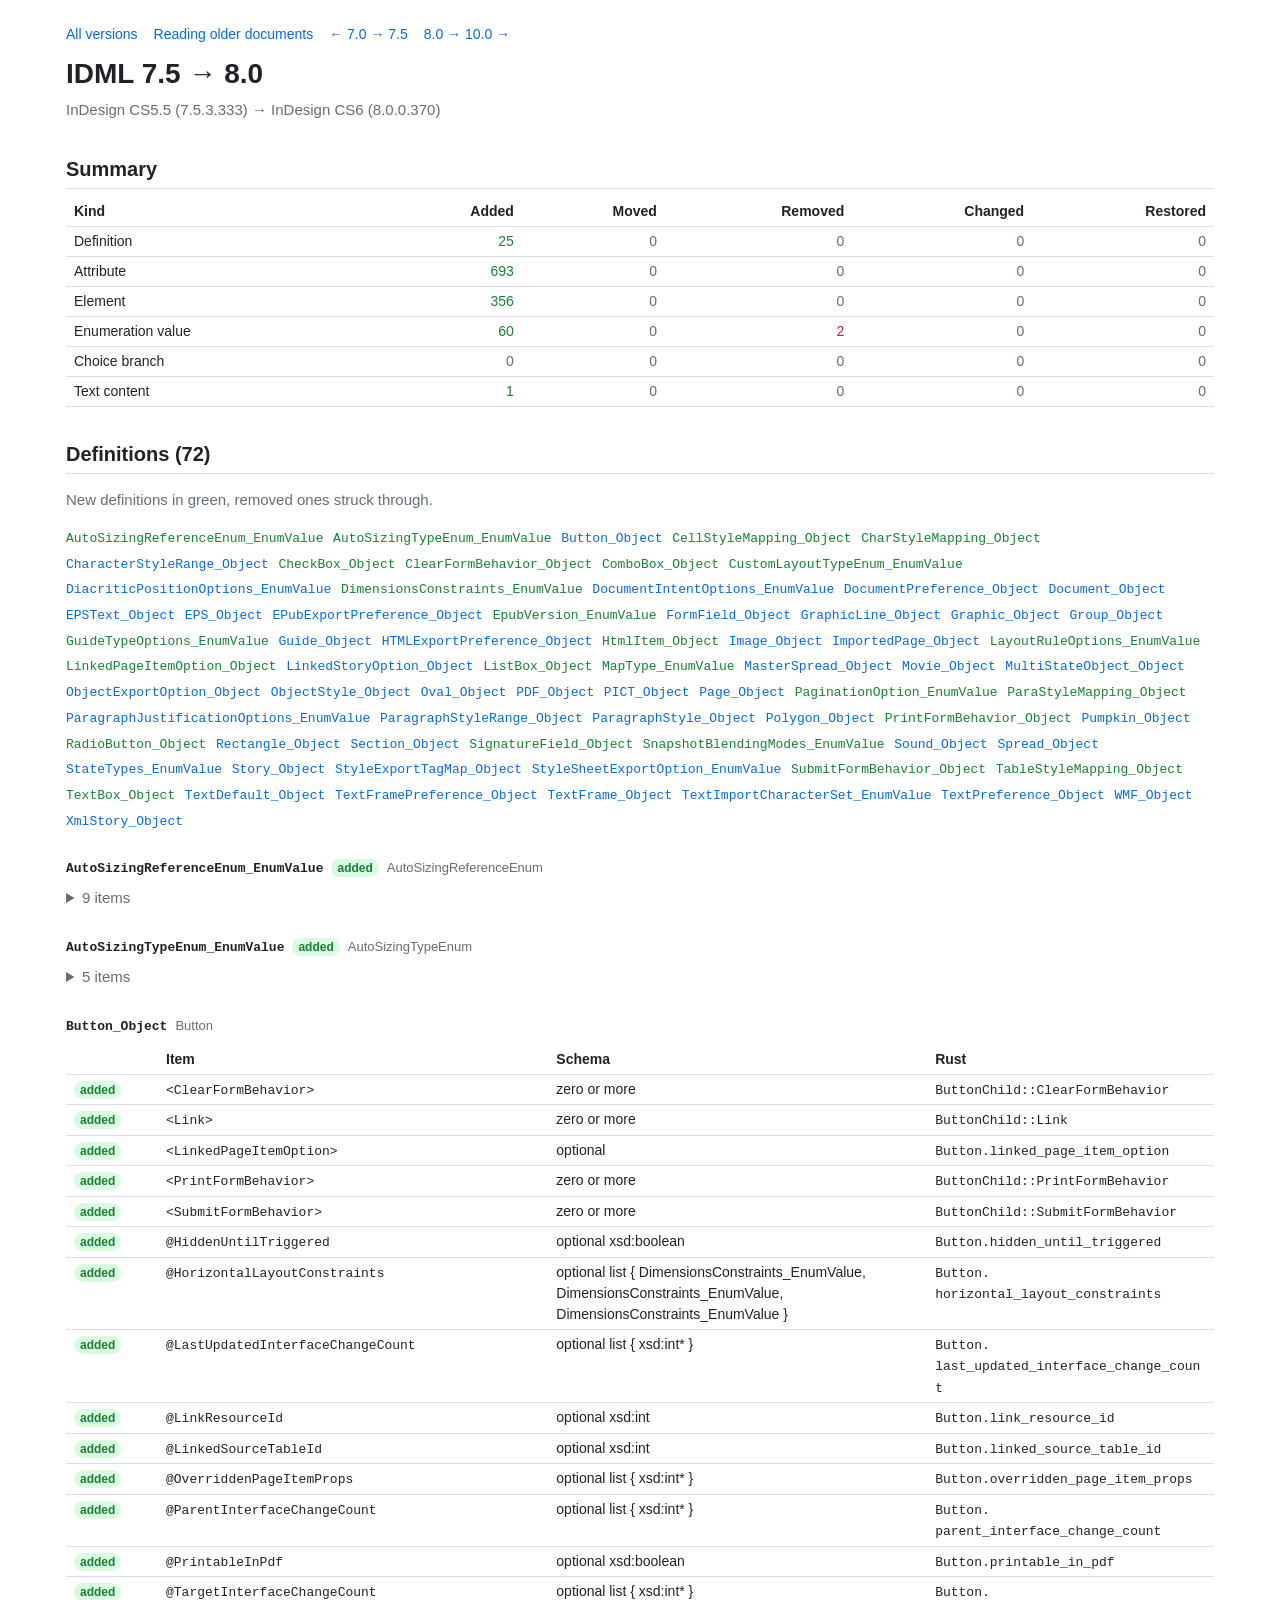
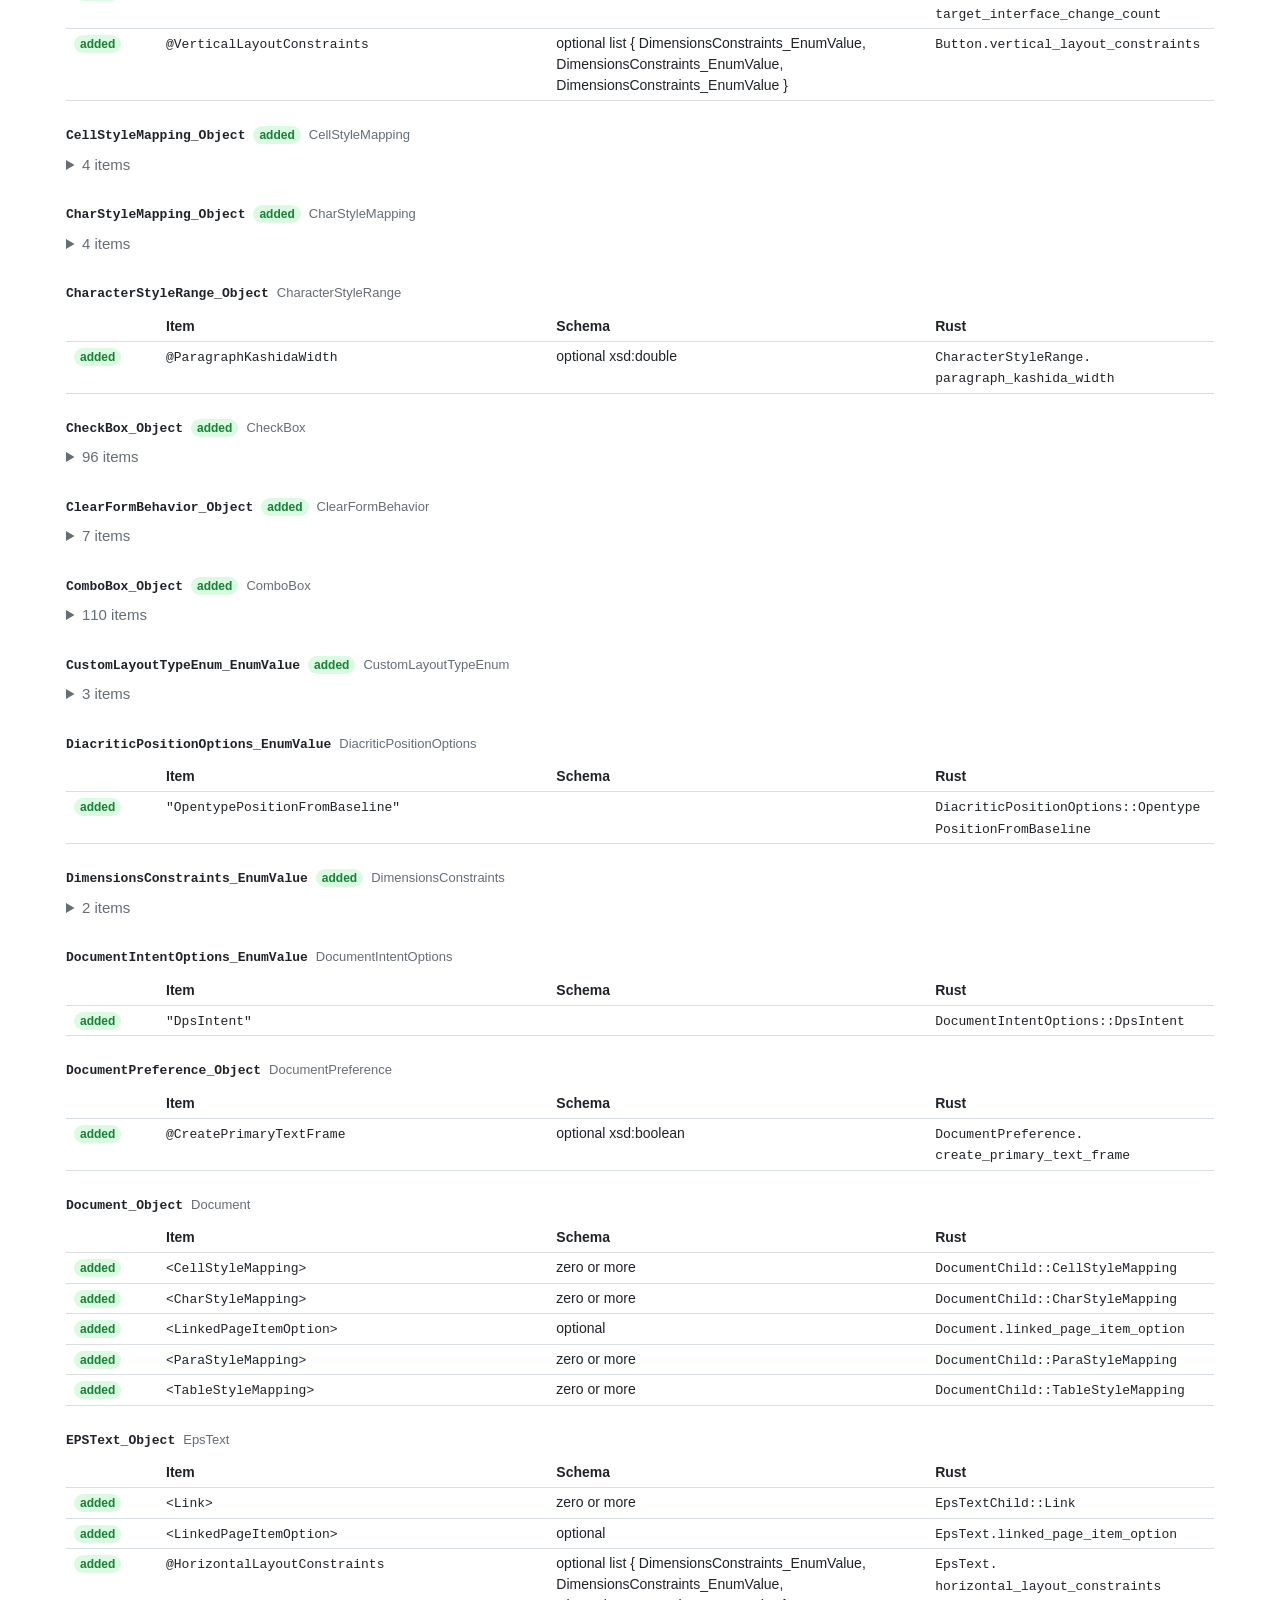
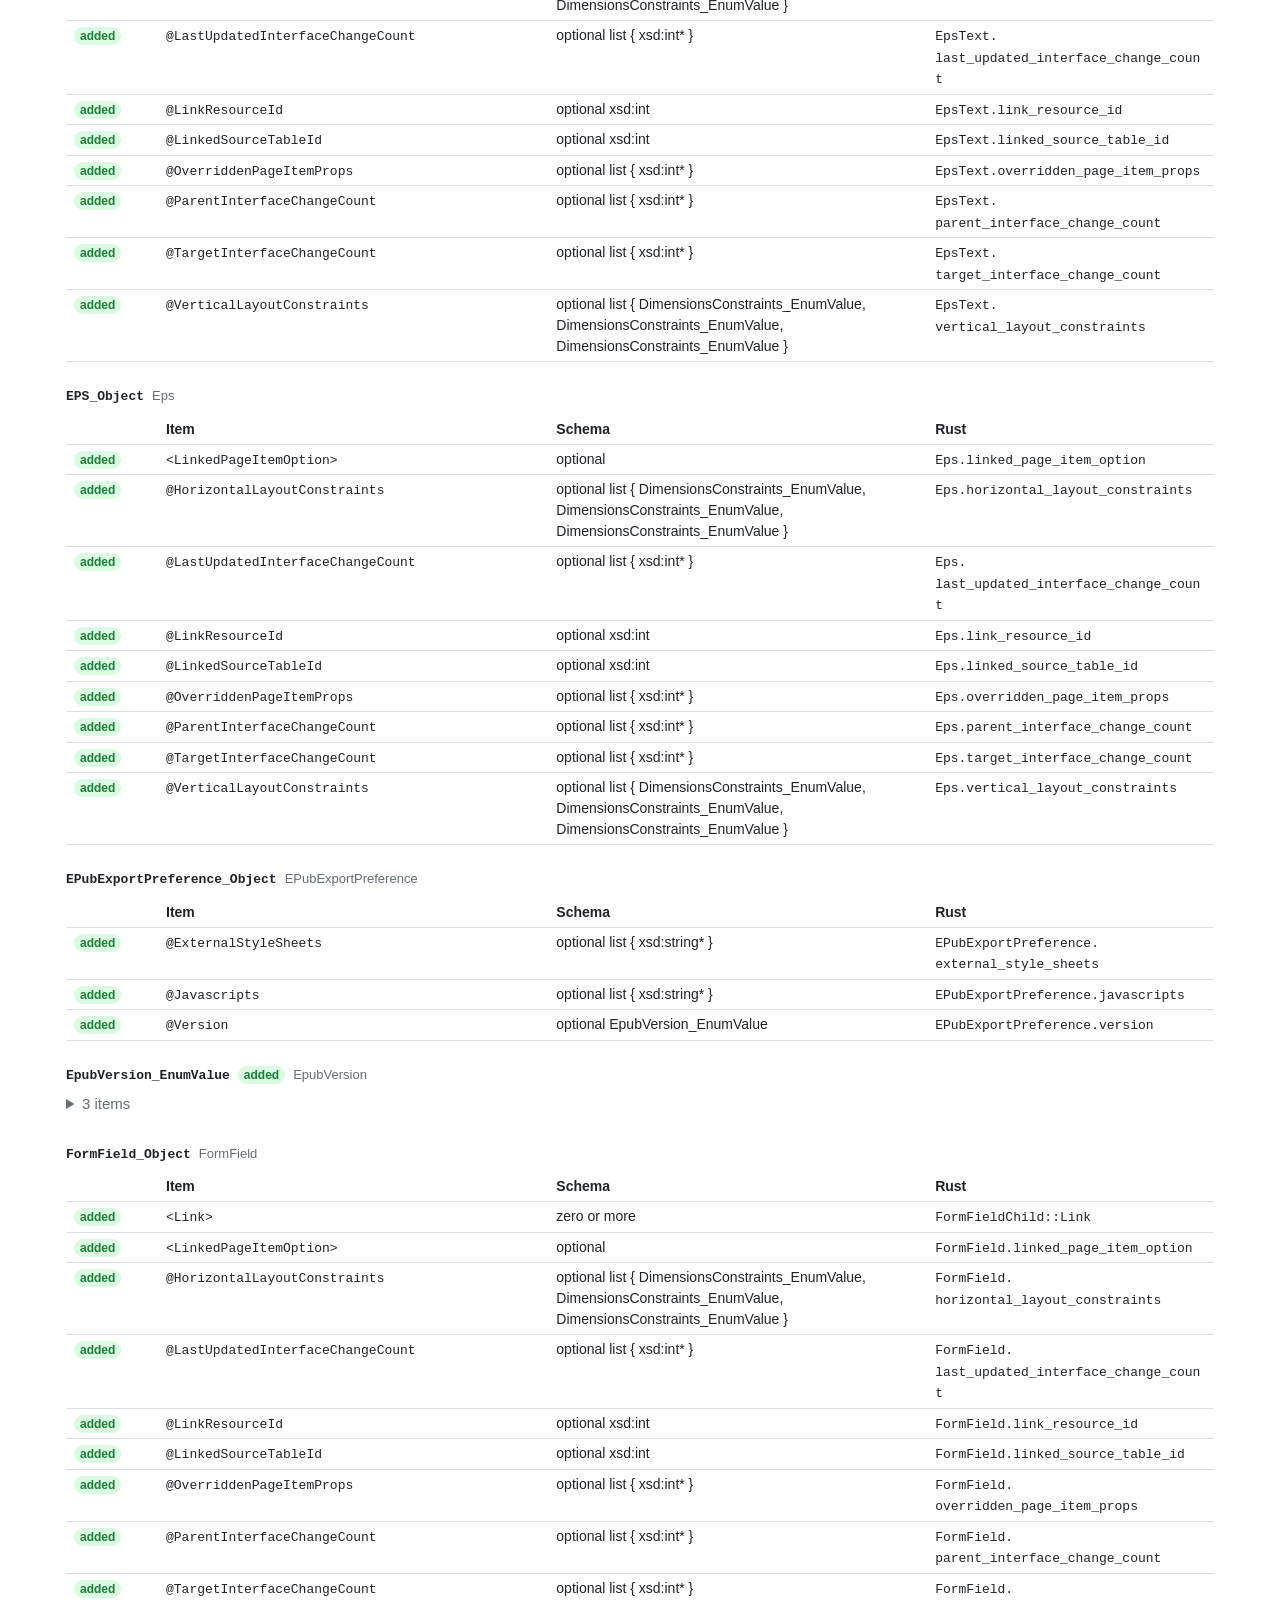
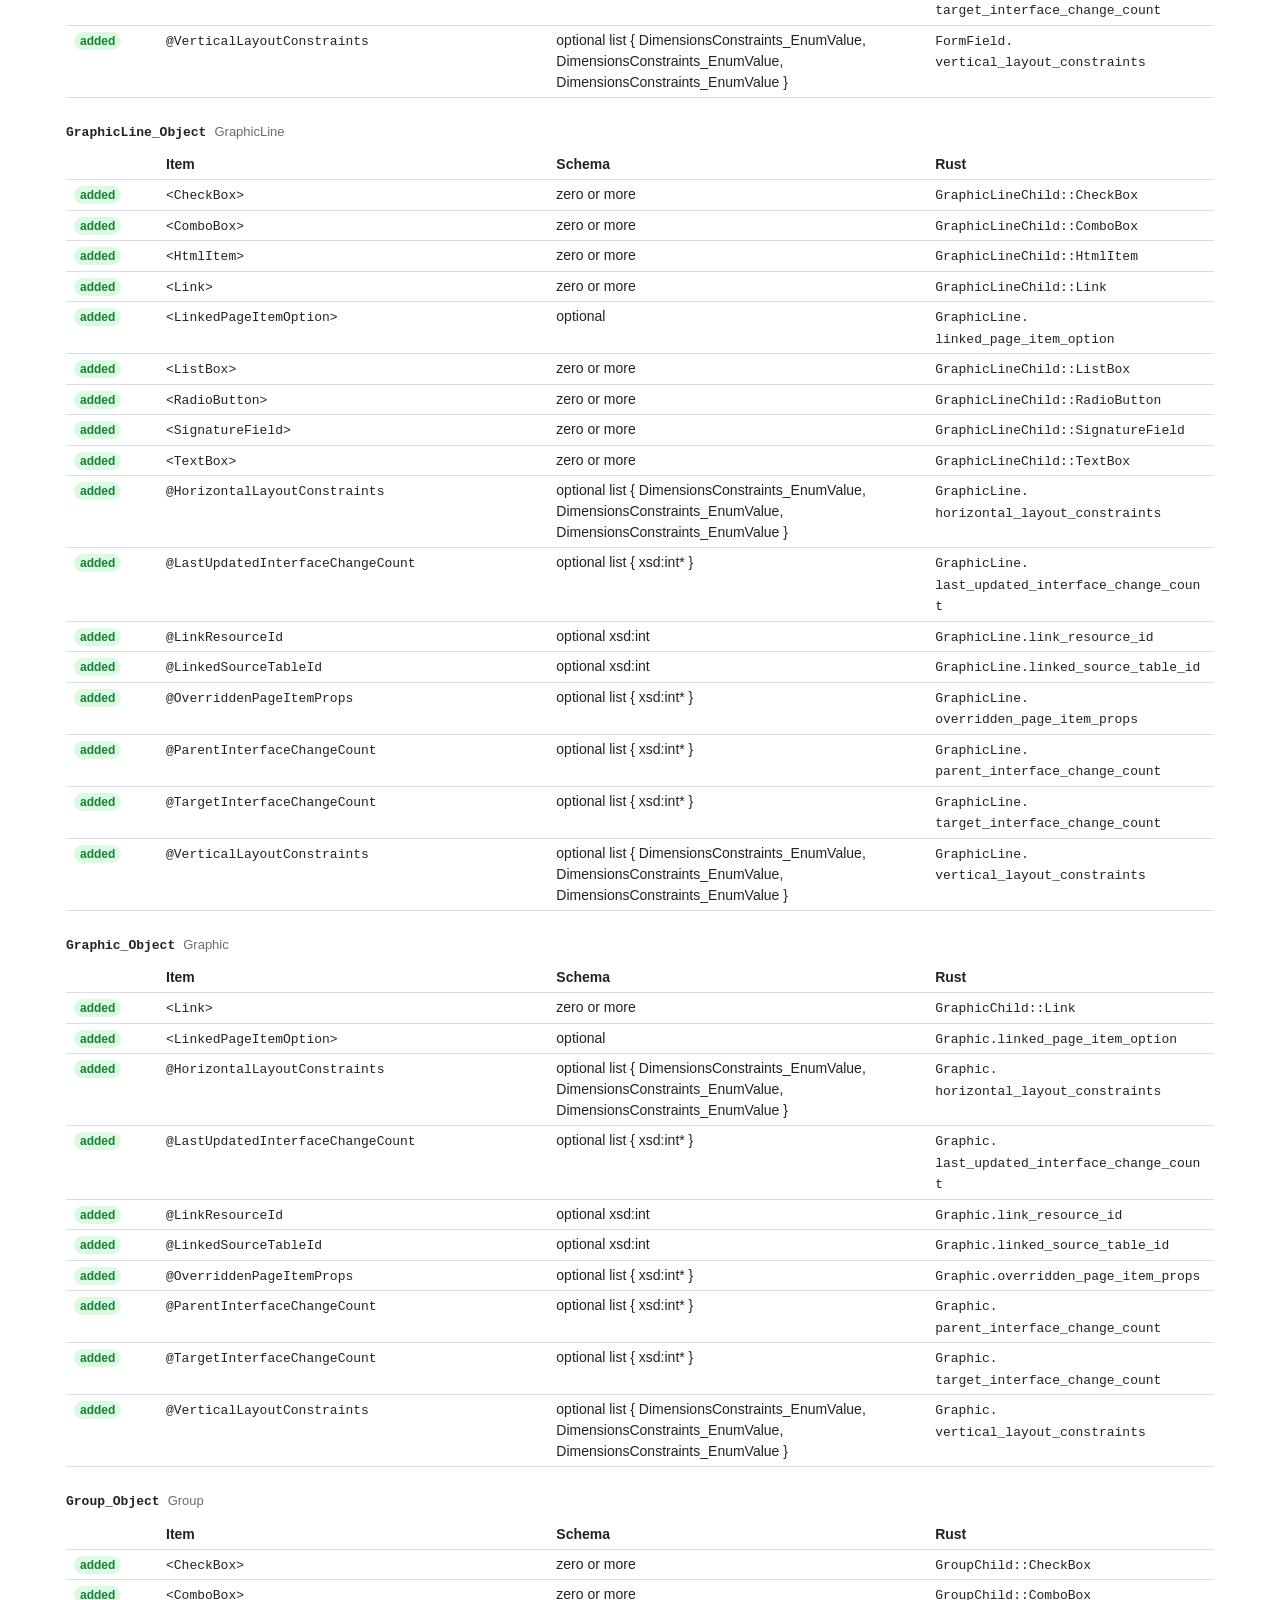
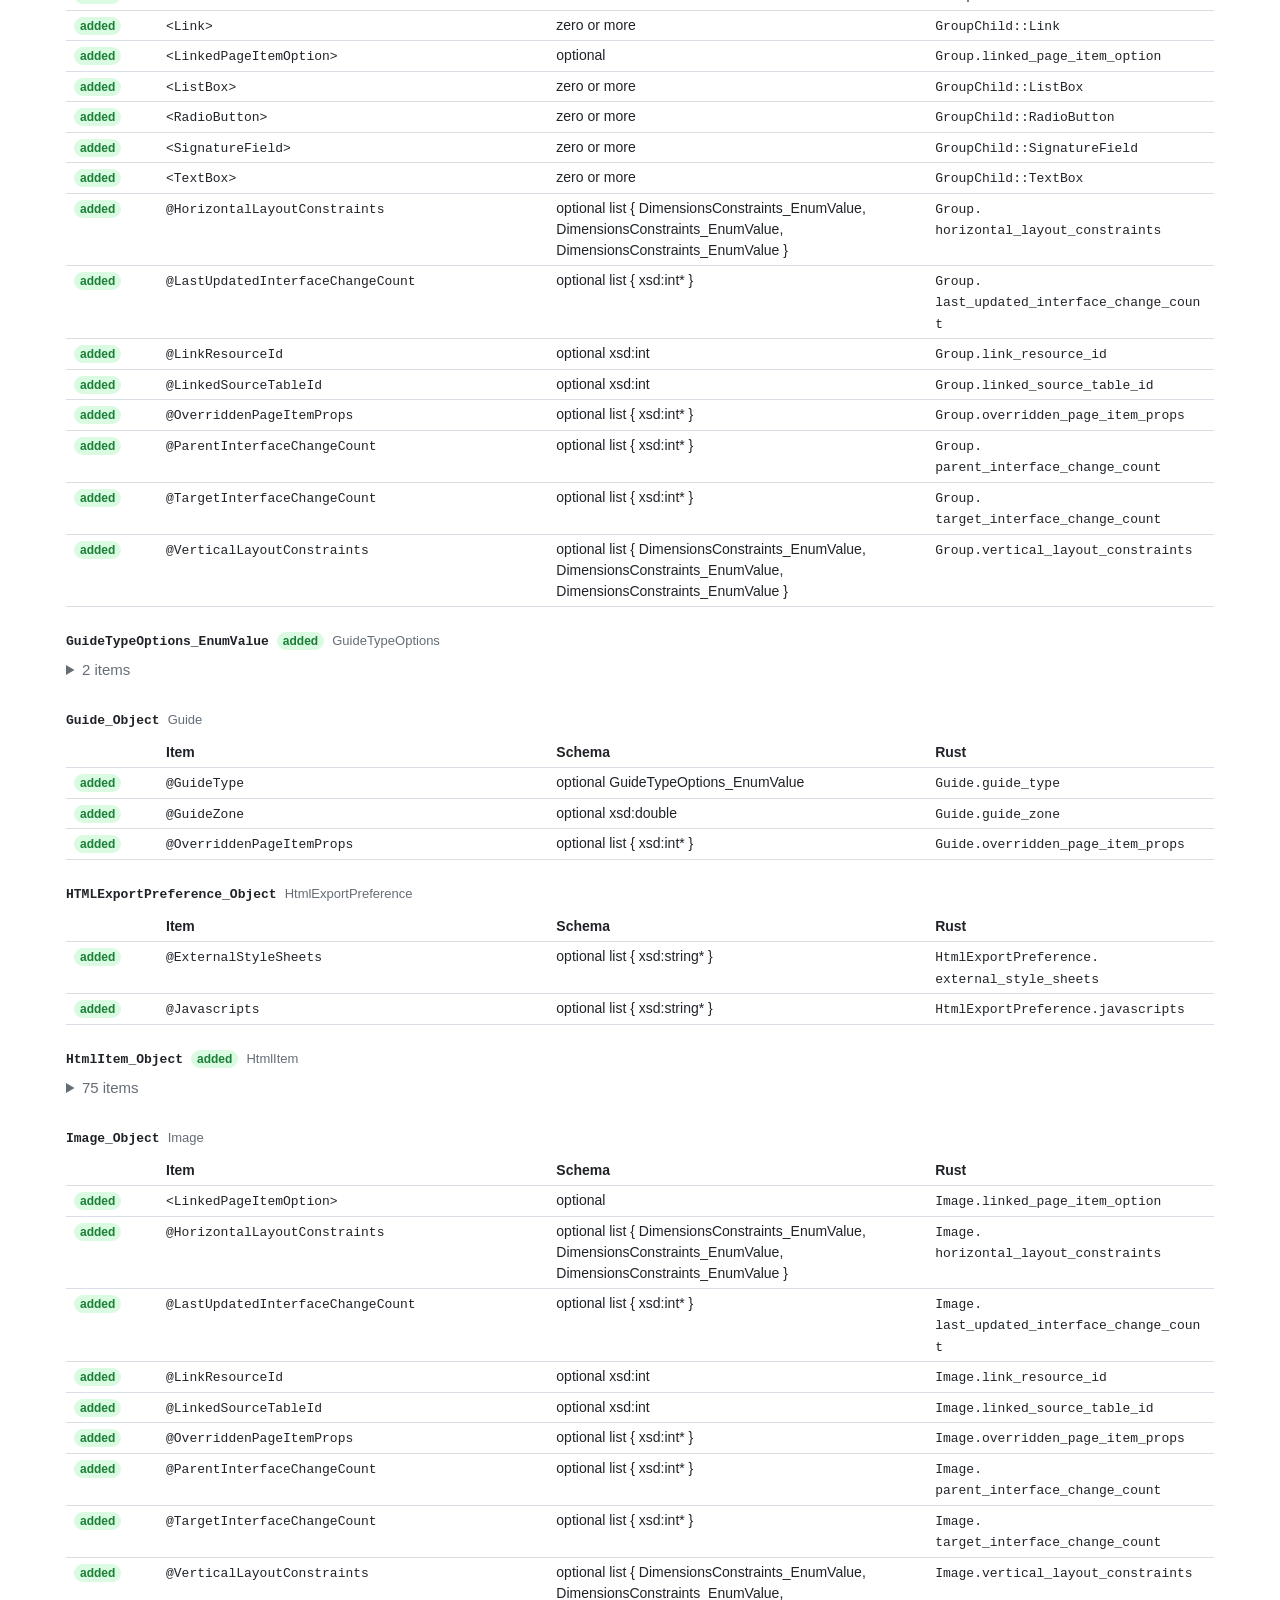
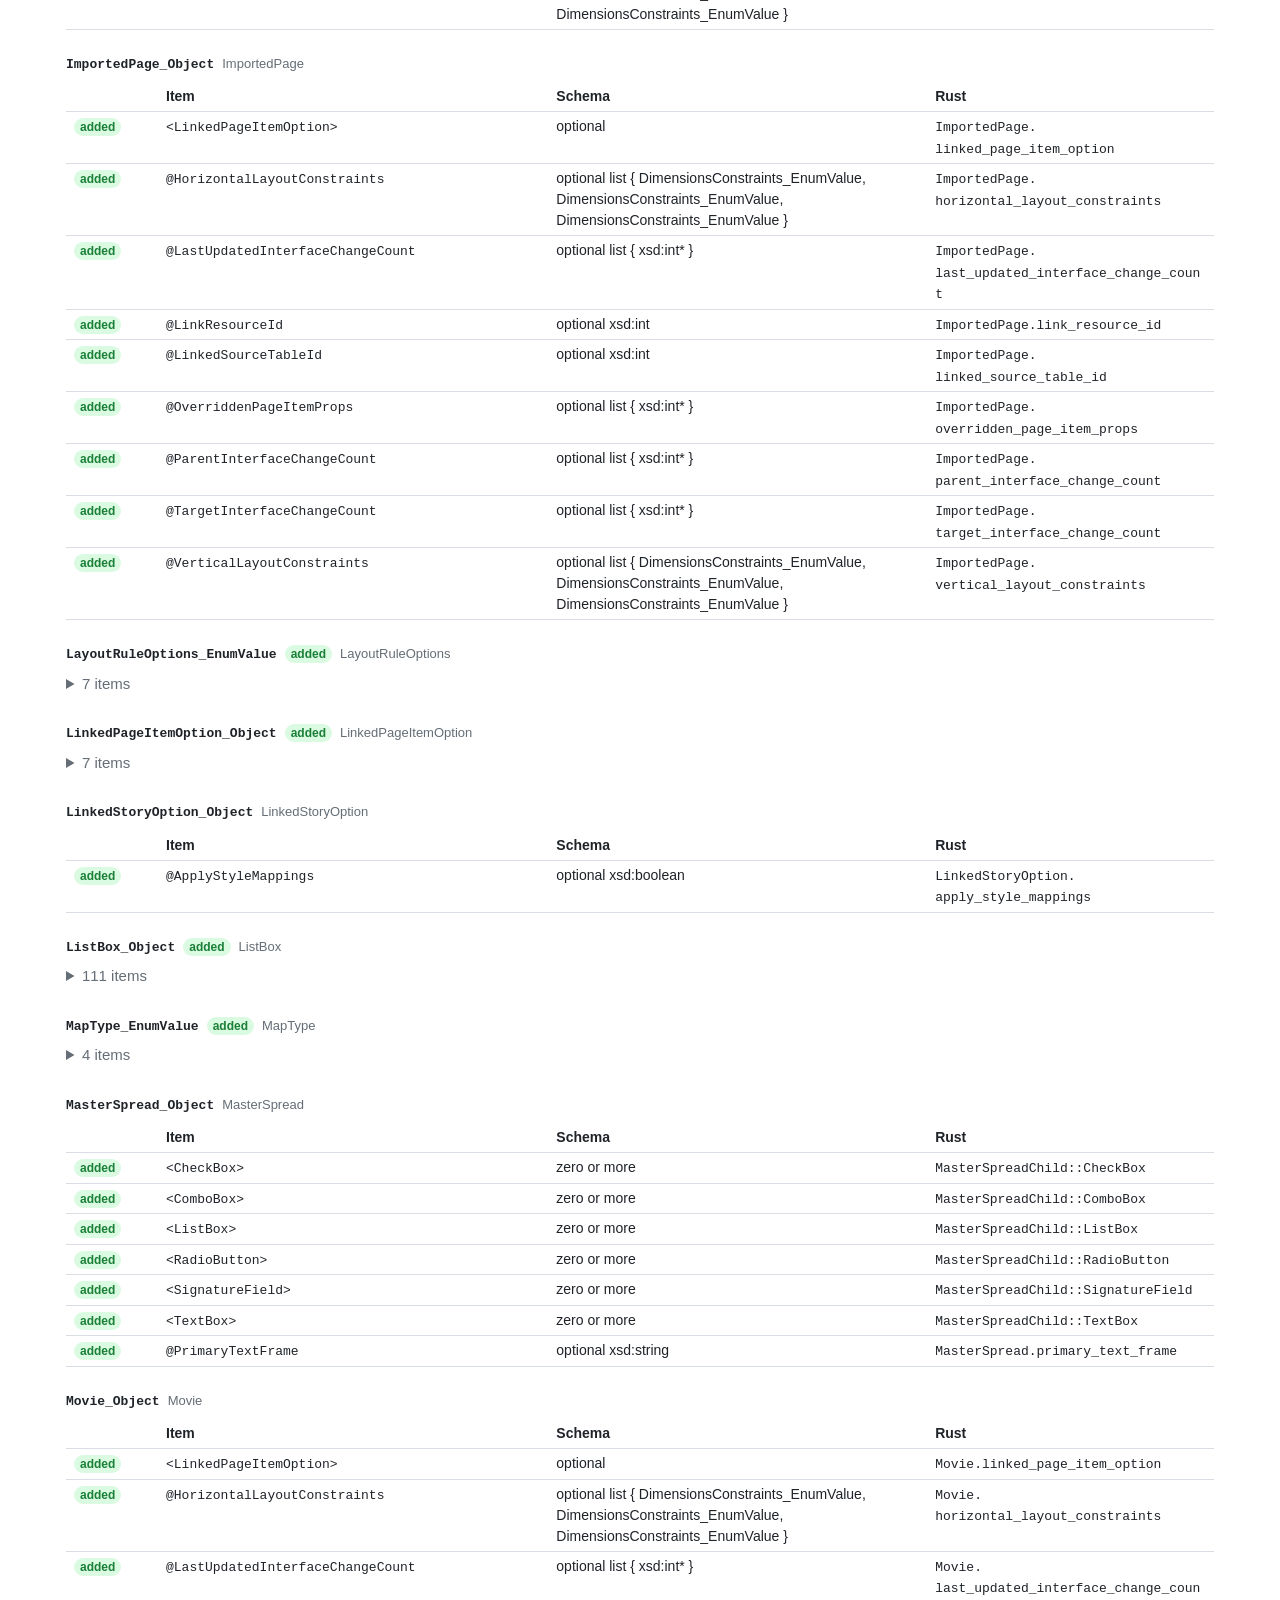
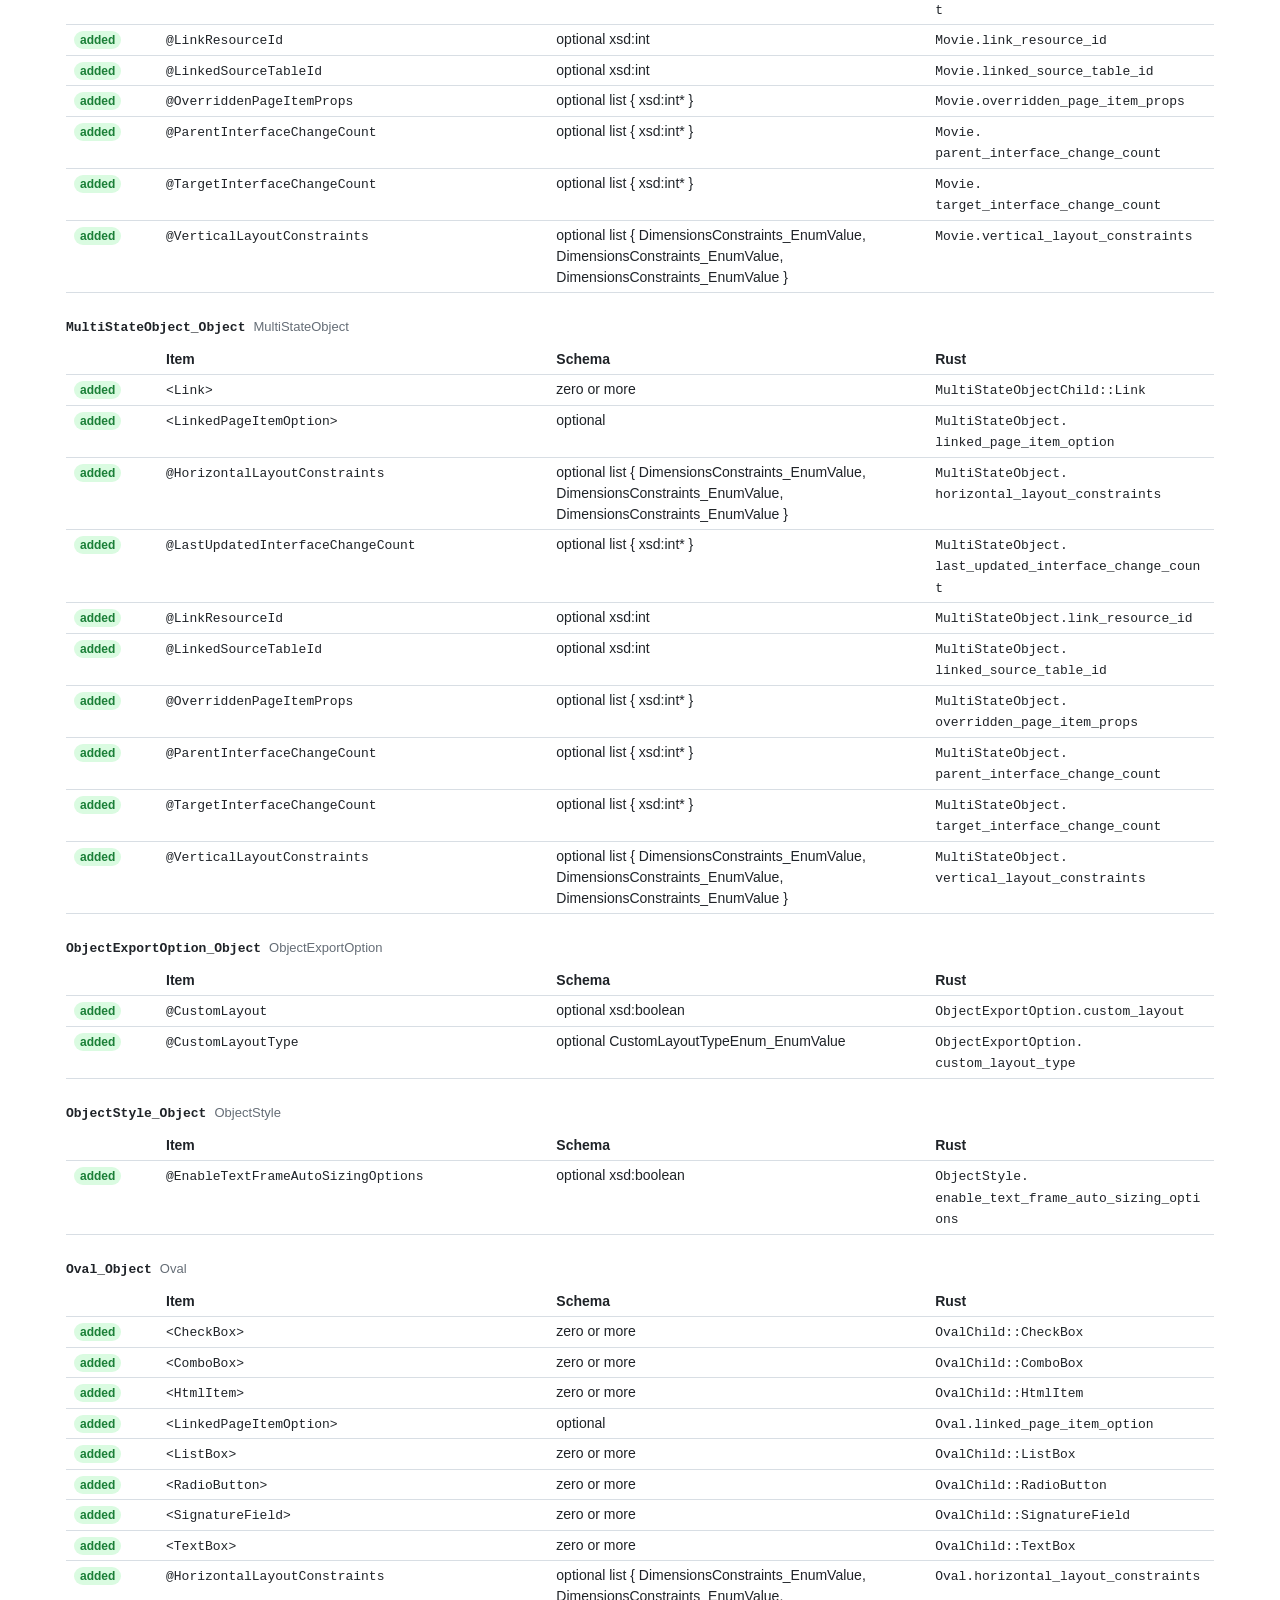
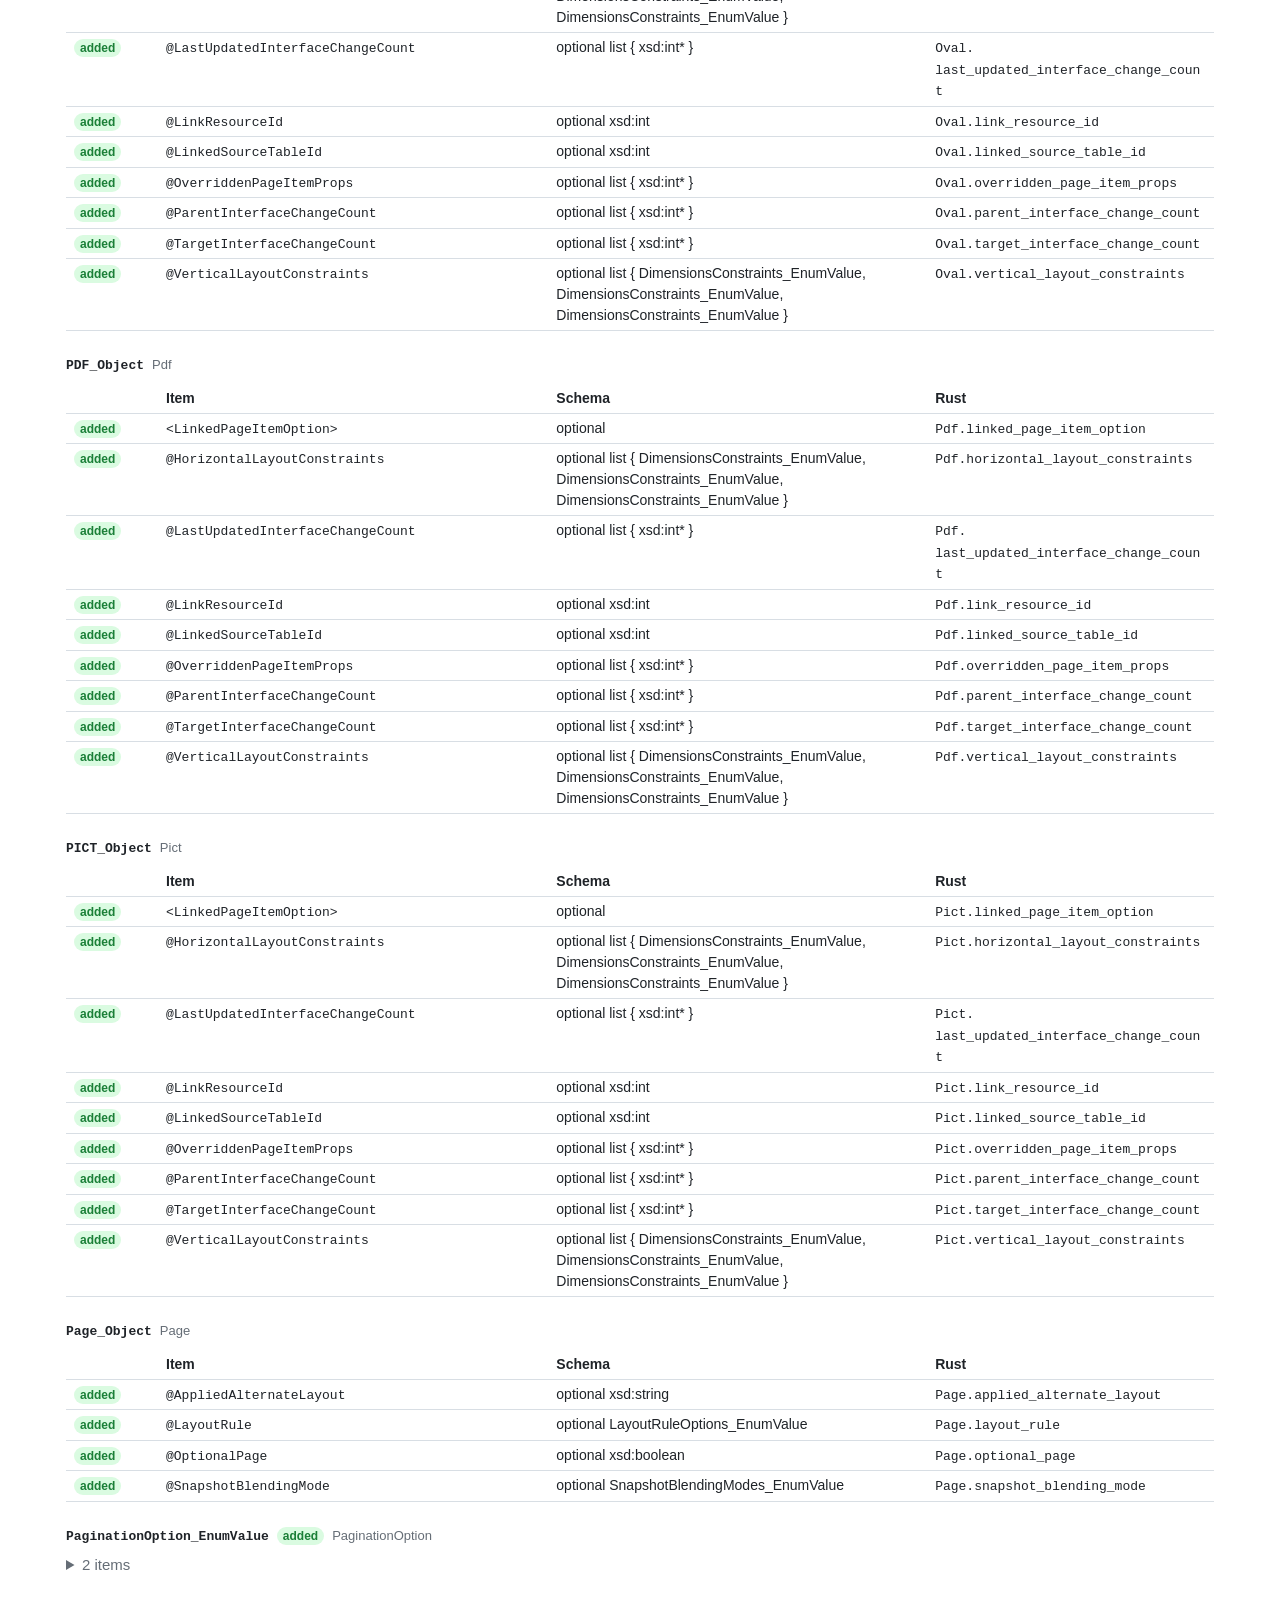
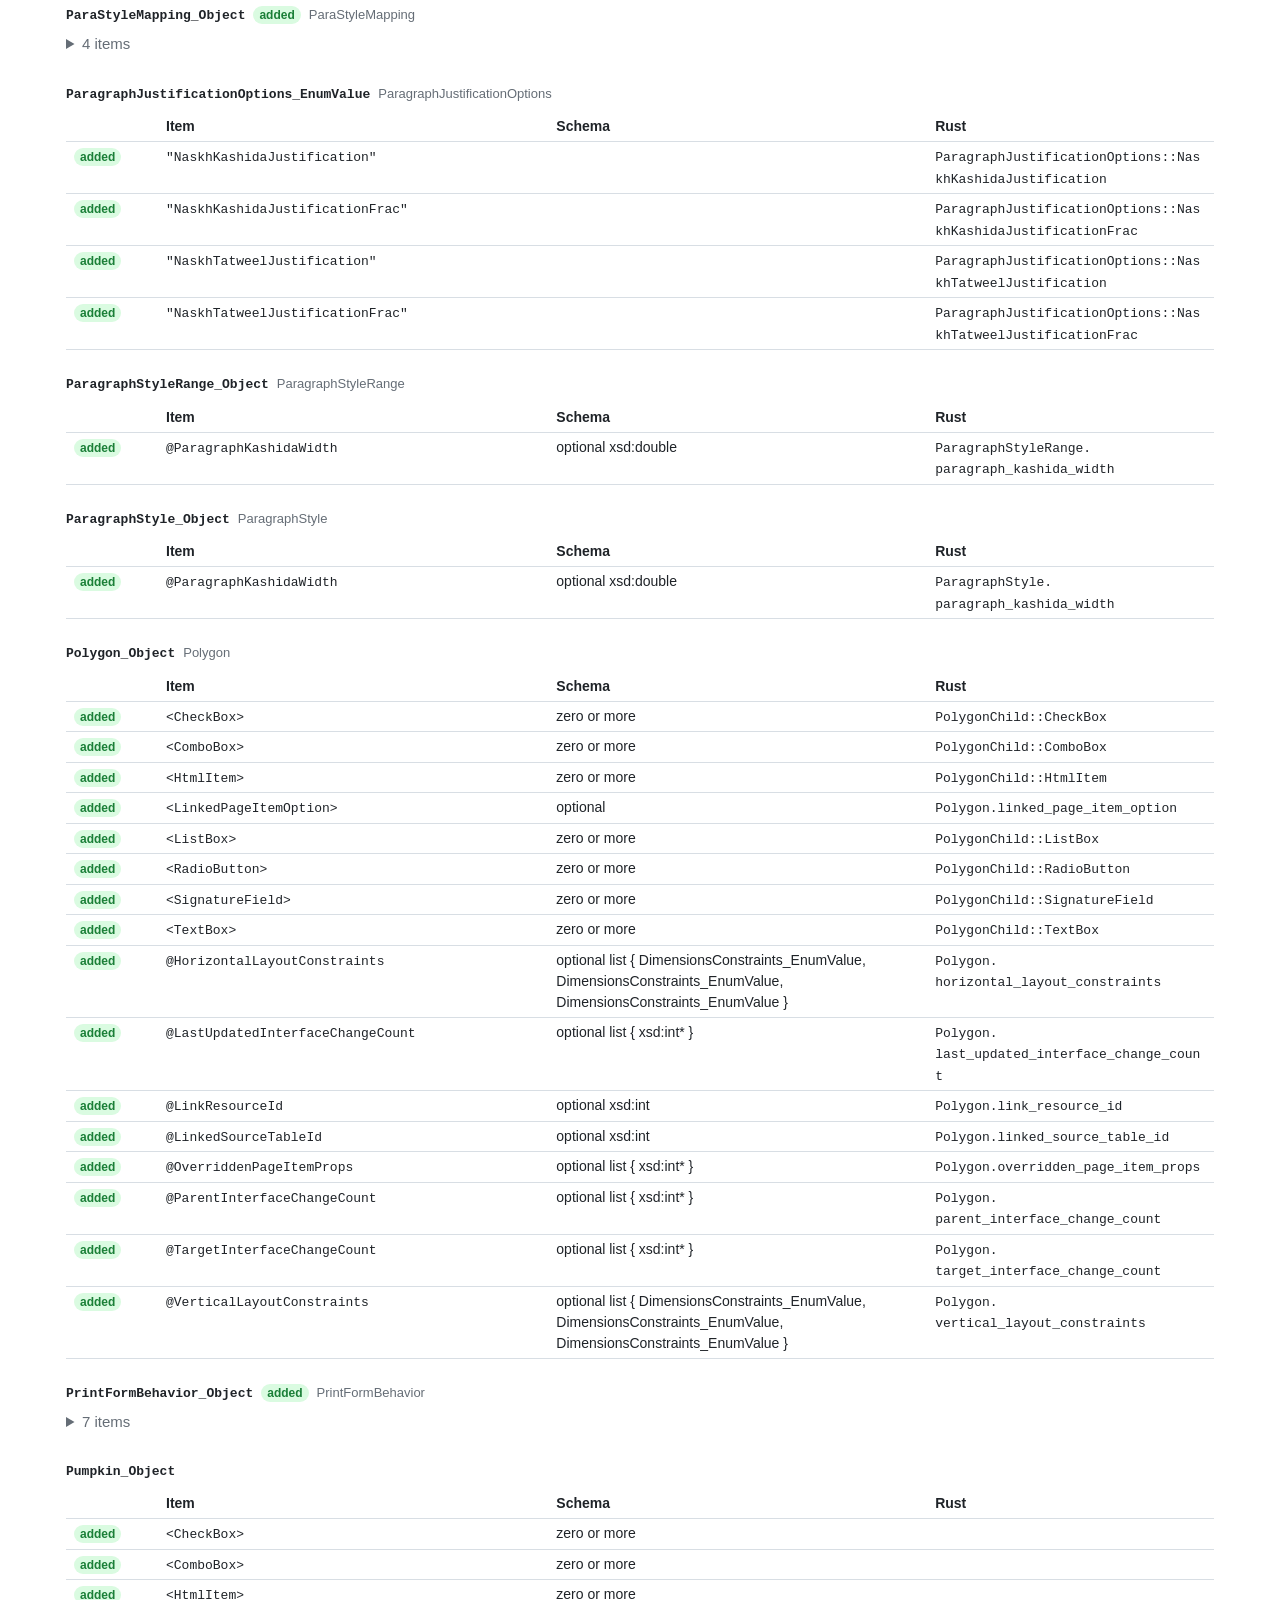
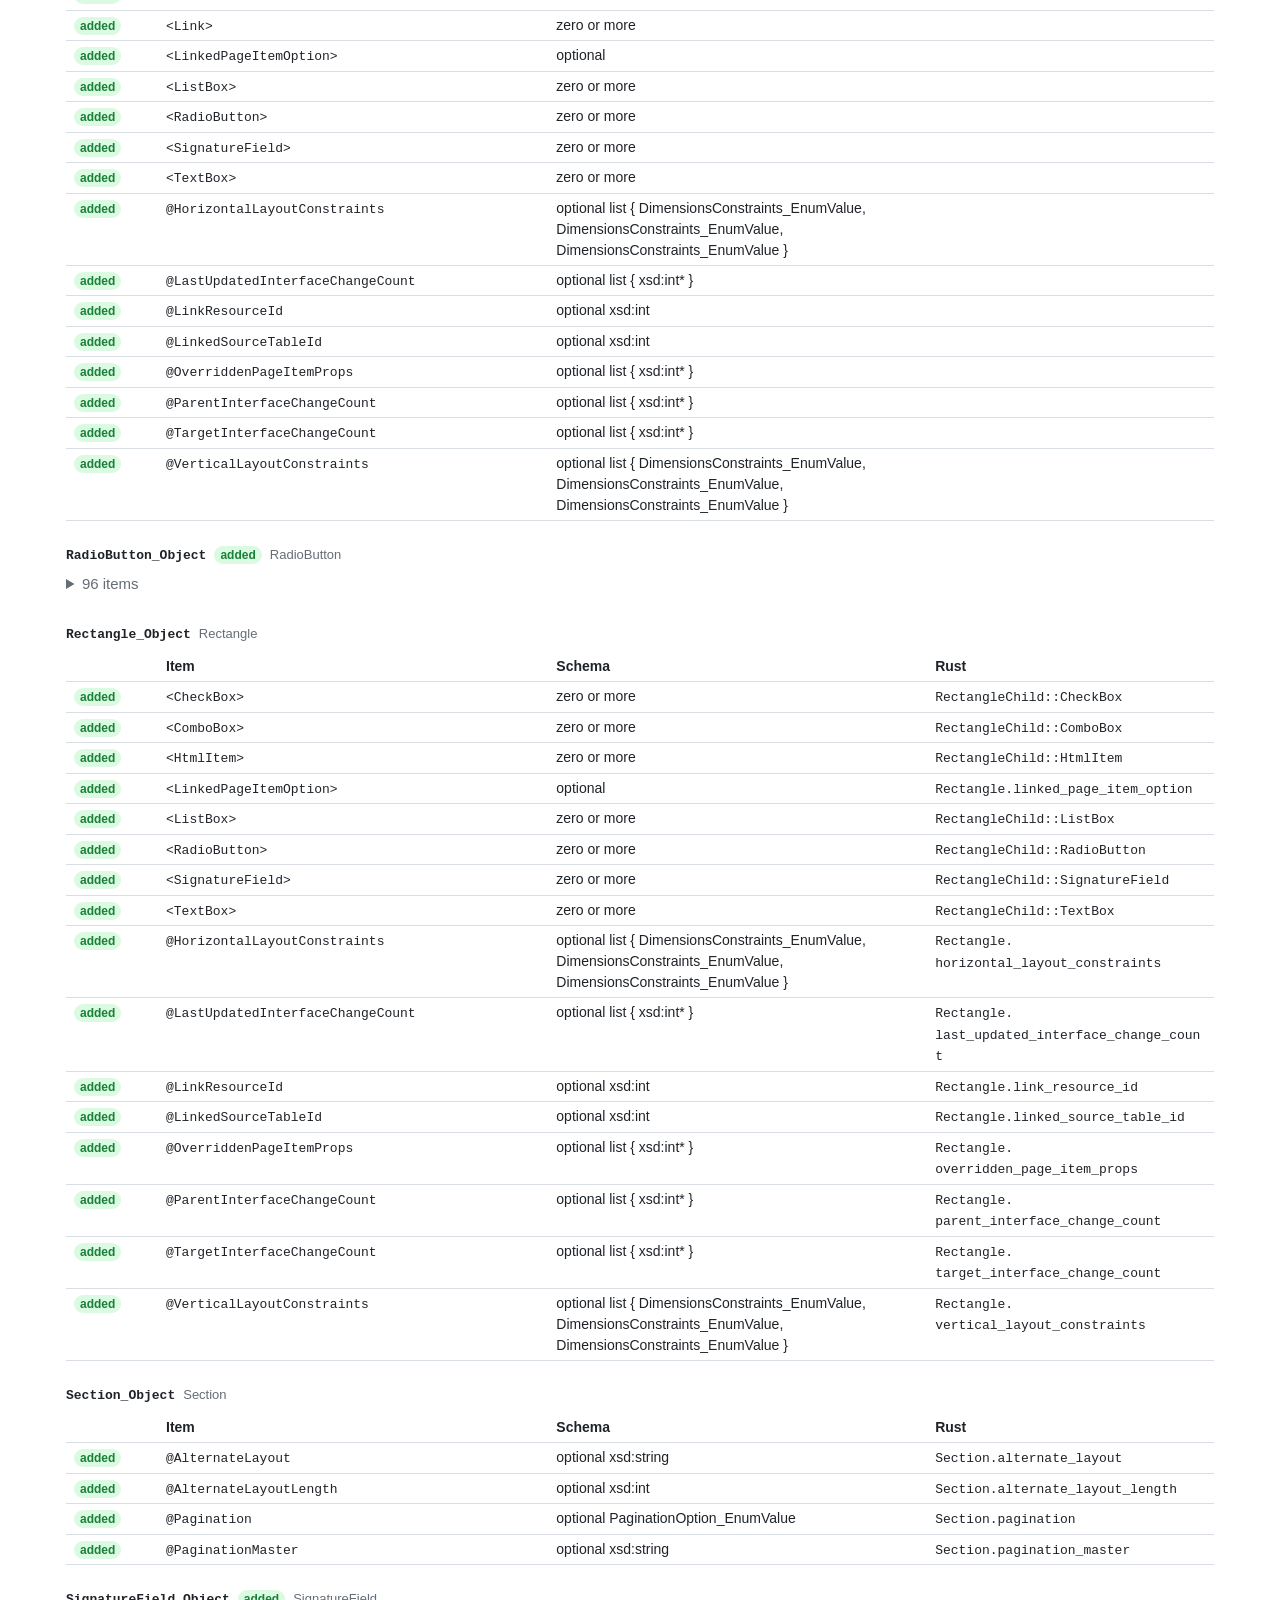
<file: docs/7.5-to-8.0.html>
<!doctype html>
<html lang="en">
<head>
<meta charset="utf-8">
<meta name="viewport" content="width=device-width, initial-scale=1">
<title>IDML 7.5 → 8.0</title>
<link rel="stylesheet" href="style.css">
</head>
<body>
<!-- @generated by idml-codegen from the schemas in schemas/. Do not edit. -->
<nav><a href="index.html">All versions</a><a href="upgrades.html">Reading older documents</a><a href="7.0-to-7.5.html">← 7.0 → 7.5</a><a href="8.0-to-10.0.html">8.0 → 10.0 →</a></nav>
<h1>IDML 7.5 → 8.0</h1>
<p class="lead">InDesign CS5.5 (7.5.3.333) → InDesign CS6 (8.0.0.370)</p>
<h2>Summary</h2>
<div class="scroll"><table>
<tr><th>Kind</th><th class="num">Added</th><th class="num">Moved</th><th class="num">Removed</th><th class="num">Changed</th><th class="num">Restored</th></tr>
<tr><td>Definition</td><td class="num added">25</td><td class="num zero">0</td><td class="num zero">0</td><td class="num zero">0</td><td class="num zero">0</td></tr>
<tr><td>Attribute</td><td class="num added">693</td><td class="num zero">0</td><td class="num zero">0</td><td class="num zero">0</td><td class="num zero">0</td></tr>
<tr><td>Element</td><td class="num added">356</td><td class="num zero">0</td><td class="num zero">0</td><td class="num zero">0</td><td class="num zero">0</td></tr>
<tr><td>Enumeration value</td><td class="num added">60</td><td class="num zero">0</td><td class="num removed">2</td><td class="num zero">0</td><td class="num zero">0</td></tr>
<tr><td>Choice branch</td><td class="num zero">0</td><td class="num zero">0</td><td class="num zero">0</td><td class="num zero">0</td><td class="num zero">0</td></tr>
<tr><td>Text content</td><td class="num added">1</td><td class="num zero">0</td><td class="num zero">0</td><td class="num zero">0</td><td class="num zero">0</td></tr>
</table></div>
<h2>Definitions (72)</h2>
<p class="muted">New definitions in green, removed ones struck through.</p>
<p class="toc">
<a class="added" href="#AutoSizingReferenceEnum_EnumValue">AutoSizingReferenceEnum_EnumValue</a> <a class="added" href="#AutoSizingTypeEnum_EnumValue">AutoSizingTypeEnum_EnumValue</a> <a class="" href="#Button_Object">Button_Object</a> <a class="added" href="#CellStyleMapping_Object">CellStyleMapping_Object</a> <a class="added" href="#CharStyleMapping_Object">CharStyleMapping_Object</a> <a class="" href="#CharacterStyleRange_Object">CharacterStyleRange_Object</a> <a class="added" href="#CheckBox_Object">CheckBox_Object</a> <a class="added" href="#ClearFormBehavior_Object">ClearFormBehavior_Object</a> <a class="added" href="#ComboBox_Object">ComboBox_Object</a> <a class="added" href="#CustomLayoutTypeEnum_EnumValue">CustomLayoutTypeEnum_EnumValue</a> <a class="" href="#DiacriticPositionOptions_EnumValue">DiacriticPositionOptions_EnumValue</a> <a class="added" href="#DimensionsConstraints_EnumValue">DimensionsConstraints_EnumValue</a> <a class="" href="#DocumentIntentOptions_EnumValue">DocumentIntentOptions_EnumValue</a> <a class="" href="#DocumentPreference_Object">DocumentPreference_Object</a> <a class="" href="#Document_Object">Document_Object</a> <a class="" href="#EPSText_Object">EPSText_Object</a> <a class="" href="#EPS_Object">EPS_Object</a> <a class="" href="#EPubExportPreference_Object">EPubExportPreference_Object</a> <a class="added" href="#EpubVersion_EnumValue">EpubVersion_EnumValue</a> <a class="" href="#FormField_Object">FormField_Object</a> <a class="" href="#GraphicLine_Object">GraphicLine_Object</a> <a class="" href="#Graphic_Object">Graphic_Object</a> <a class="" href="#Group_Object">Group_Object</a> <a class="added" href="#GuideTypeOptions_EnumValue">GuideTypeOptions_EnumValue</a> <a class="" href="#Guide_Object">Guide_Object</a> <a class="" href="#HTMLExportPreference_Object">HTMLExportPreference_Object</a> <a class="added" href="#HtmlItem_Object">HtmlItem_Object</a> <a class="" href="#Image_Object">Image_Object</a> <a class="" href="#ImportedPage_Object">ImportedPage_Object</a> <a class="added" href="#LayoutRuleOptions_EnumValue">LayoutRuleOptions_EnumValue</a> <a class="added" href="#LinkedPageItemOption_Object">LinkedPageItemOption_Object</a> <a class="" href="#LinkedStoryOption_Object">LinkedStoryOption_Object</a> <a class="added" href="#ListBox_Object">ListBox_Object</a> <a class="added" href="#MapType_EnumValue">MapType_EnumValue</a> <a class="" href="#MasterSpread_Object">MasterSpread_Object</a> <a class="" href="#Movie_Object">Movie_Object</a> <a class="" href="#MultiStateObject_Object">MultiStateObject_Object</a> <a class="" href="#ObjectExportOption_Object">ObjectExportOption_Object</a> <a class="" href="#ObjectStyle_Object">ObjectStyle_Object</a> <a class="" href="#Oval_Object">Oval_Object</a> <a class="" href="#PDF_Object">PDF_Object</a> <a class="" href="#PICT_Object">PICT_Object</a> <a class="" href="#Page_Object">Page_Object</a> <a class="added" href="#PaginationOption_EnumValue">PaginationOption_EnumValue</a> <a class="added" href="#ParaStyleMapping_Object">ParaStyleMapping_Object</a> <a class="" href="#ParagraphJustificationOptions_EnumValue">ParagraphJustificationOptions_EnumValue</a> <a class="" href="#ParagraphStyleRange_Object">ParagraphStyleRange_Object</a> <a class="" href="#ParagraphStyle_Object">ParagraphStyle_Object</a> <a class="" href="#Polygon_Object">Polygon_Object</a> <a class="added" href="#PrintFormBehavior_Object">PrintFormBehavior_Object</a> <a class="" href="#Pumpkin_Object">Pumpkin_Object</a> <a class="added" href="#RadioButton_Object">RadioButton_Object</a> <a class="" href="#Rectangle_Object">Rectangle_Object</a> <a class="" href="#Section_Object">Section_Object</a> <a class="added" href="#SignatureField_Object">SignatureField_Object</a> <a class="added" href="#SnapshotBlendingModes_EnumValue">SnapshotBlendingModes_EnumValue</a> <a class="" href="#Sound_Object">Sound_Object</a> <a class="" href="#Spread_Object">Spread_Object</a> <a class="" href="#StateTypes_EnumValue">StateTypes_EnumValue</a> <a class="" href="#Story_Object">Story_Object</a> <a class="" href="#StyleExportTagMap_Object">StyleExportTagMap_Object</a> <a class="" href="#StyleSheetExportOption_EnumValue">StyleSheetExportOption_EnumValue</a> <a class="added" href="#SubmitFormBehavior_Object">SubmitFormBehavior_Object</a> <a class="added" href="#TableStyleMapping_Object">TableStyleMapping_Object</a> <a class="added" href="#TextBox_Object">TextBox_Object</a> <a class="" href="#TextDefault_Object">TextDefault_Object</a> <a class="" href="#TextFramePreference_Object">TextFramePreference_Object</a> <a class="" href="#TextFrame_Object">TextFrame_Object</a> <a class="" href="#TextImportCharacterSet_EnumValue">TextImportCharacterSet_EnumValue</a> <a class="" href="#TextPreference_Object">TextPreference_Object</a> <a class="" href="#WMF_Object">WMF_Object</a> <a class="" href="#XmlStory_Object">XmlStory_Object</a> </p>
<section id="AutoSizingReferenceEnum_EnumValue">
<h3><code>AutoSizingReferenceEnum_EnumValue</code> <span class="badge added">added</span> <span class="rust">AutoSizingReferenceEnum</span></h3>
<details><summary>9 items</summary>
<div class="scroll"><table class="items">
<colgroup><col class="c-change"><col class="c-item"><col class="c-schema"><col class="c-rust"></colgroup>
<tr><th></th><th>Item</th><th>Schema</th><th>Rust</th></tr>
<tr><td><span class="badge added">added</span></td><td><code>&quot;BottomCenterPoint&quot;</code></td><td></td><td><code>AutoSizingReferenceEnum::BottomCenterPoint</code></td></tr>
<tr><td><span class="badge added">added</span></td><td><code>&quot;BottomLeftPoint&quot;</code></td><td></td><td><code>AutoSizingReferenceEnum::BottomLeftPoint</code></td></tr>
<tr><td><span class="badge added">added</span></td><td><code>&quot;BottomRightPoint&quot;</code></td><td></td><td><code>AutoSizingReferenceEnum::BottomRightPoint</code></td></tr>
<tr><td><span class="badge added">added</span></td><td><code>&quot;CenterPoint&quot;</code></td><td></td><td><code>AutoSizingReferenceEnum::CenterPoint</code></td></tr>
<tr><td><span class="badge added">added</span></td><td><code>&quot;LeftCenterPoint&quot;</code></td><td></td><td><code>AutoSizingReferenceEnum::LeftCenterPoint</code></td></tr>
<tr><td><span class="badge added">added</span></td><td><code>&quot;RightCenterPoint&quot;</code></td><td></td><td><code>AutoSizingReferenceEnum::RightCenterPoint</code></td></tr>
<tr><td><span class="badge added">added</span></td><td><code>&quot;TopCenterPoint&quot;</code></td><td></td><td><code>AutoSizingReferenceEnum::TopCenterPoint</code></td></tr>
<tr><td><span class="badge added">added</span></td><td><code>&quot;TopLeftPoint&quot;</code></td><td></td><td><code>AutoSizingReferenceEnum::TopLeftPoint</code></td></tr>
<tr><td><span class="badge added">added</span></td><td><code>&quot;TopRightPoint&quot;</code></td><td></td><td><code>AutoSizingReferenceEnum::TopRightPoint</code></td></tr>
</table></div>
</details>
</section>
<section id="AutoSizingTypeEnum_EnumValue">
<h3><code>AutoSizingTypeEnum_EnumValue</code> <span class="badge added">added</span> <span class="rust">AutoSizingTypeEnum</span></h3>
<details><summary>5 items</summary>
<div class="scroll"><table class="items">
<colgroup><col class="c-change"><col class="c-item"><col class="c-schema"><col class="c-rust"></colgroup>
<tr><th></th><th>Item</th><th>Schema</th><th>Rust</th></tr>
<tr><td><span class="badge added">added</span></td><td><code>&quot;HeightAndWidth&quot;</code></td><td></td><td><code>AutoSizingTypeEnum::HeightAndWidth</code></td></tr>
<tr><td><span class="badge added">added</span></td><td><code>&quot;HeightAndWidthProportionally&quot;</code></td><td></td><td><code>AutoSizingTypeEnum::HeightAndWidthProportionally</code></td></tr>
<tr><td><span class="badge added">added</span></td><td><code>&quot;HeightOnly&quot;</code></td><td></td><td><code>AutoSizingTypeEnum::HeightOnly</code></td></tr>
<tr><td><span class="badge added">added</span></td><td><code>&quot;Off&quot;</code></td><td></td><td><code>AutoSizingTypeEnum::Off</code></td></tr>
<tr><td><span class="badge added">added</span></td><td><code>&quot;WidthOnly&quot;</code></td><td></td><td><code>AutoSizingTypeEnum::WidthOnly</code></td></tr>
</table></div>
</details>
</section>
<section id="Button_Object">
<h3><code>Button_Object</code> <span class="rust">Button</span></h3>
<div class="scroll"><table class="items">
<colgroup><col class="c-change"><col class="c-item"><col class="c-schema"><col class="c-rust"></colgroup>
<tr><th></th><th>Item</th><th>Schema</th><th>Rust</th></tr>
<tr><td><span class="badge added">added</span></td><td><code>&lt;ClearFormBehavior&gt;</code></td><td><span>zero or more</span></td><td><code>ButtonChild::ClearFormBehavior</code></td></tr>
<tr><td><span class="badge added">added</span></td><td><code>&lt;Link&gt;</code></td><td><span>zero or more</span></td><td><code>ButtonChild::Link</code></td></tr>
<tr><td><span class="badge added">added</span></td><td><code>&lt;LinkedPageItemOption&gt;</code></td><td><span>optional</span></td><td><code>Button.<wbr>linked_page_item_option</code></td></tr>
<tr><td><span class="badge added">added</span></td><td><code>&lt;PrintFormBehavior&gt;</code></td><td><span>zero or more</span></td><td><code>ButtonChild::PrintFormBehavior</code></td></tr>
<tr><td><span class="badge added">added</span></td><td><code>&lt;SubmitFormBehavior&gt;</code></td><td><span>zero or more</span></td><td><code>ButtonChild::SubmitFormBehavior</code></td></tr>
<tr><td><span class="badge added">added</span></td><td><code>@HiddenUntilTriggered</code></td><td><span>optional xsd:boolean</span></td><td><code>Button.<wbr>hidden_until_triggered</code></td></tr>
<tr><td><span class="badge added">added</span></td><td><code>@HorizontalLayoutConstraints</code></td><td><span>optional list { DimensionsConstraints_EnumValue, DimensionsConstraints_EnumValue, DimensionsConstraints_EnumValue }</span></td><td><code>Button.<wbr>horizontal_layout_constraints</code></td></tr>
<tr><td><span class="badge added">added</span></td><td><code>@LastUpdatedInterfaceChangeCount</code></td><td><span>optional list { xsd:int* }</span></td><td><code>Button.<wbr>last_updated_interface_change_count</code></td></tr>
<tr><td><span class="badge added">added</span></td><td><code>@LinkResourceId</code></td><td><span>optional xsd:int</span></td><td><code>Button.<wbr>link_resource_id</code></td></tr>
<tr><td><span class="badge added">added</span></td><td><code>@LinkedSourceTableId</code></td><td><span>optional xsd:int</span></td><td><code>Button.<wbr>linked_source_table_id</code></td></tr>
<tr><td><span class="badge added">added</span></td><td><code>@OverriddenPageItemProps</code></td><td><span>optional list { xsd:int* }</span></td><td><code>Button.<wbr>overridden_page_item_props</code></td></tr>
<tr><td><span class="badge added">added</span></td><td><code>@ParentInterfaceChangeCount</code></td><td><span>optional list { xsd:int* }</span></td><td><code>Button.<wbr>parent_interface_change_count</code></td></tr>
<tr><td><span class="badge added">added</span></td><td><code>@PrintableInPdf</code></td><td><span>optional xsd:boolean</span></td><td><code>Button.<wbr>printable_in_pdf</code></td></tr>
<tr><td><span class="badge added">added</span></td><td><code>@TargetInterfaceChangeCount</code></td><td><span>optional list { xsd:int* }</span></td><td><code>Button.<wbr>target_interface_change_count</code></td></tr>
<tr><td><span class="badge added">added</span></td><td><code>@VerticalLayoutConstraints</code></td><td><span>optional list { DimensionsConstraints_EnumValue, DimensionsConstraints_EnumValue, DimensionsConstraints_EnumValue }</span></td><td><code>Button.<wbr>vertical_layout_constraints</code></td></tr>
</table></div>
</section>
<section id="CellStyleMapping_Object">
<h3><code>CellStyleMapping_Object</code> <span class="badge added">added</span> <span class="rust">CellStyleMapping</span></h3>
<details><summary>4 items</summary>
<div class="scroll"><table class="items">
<colgroup><col class="c-change"><col class="c-item"><col class="c-schema"><col class="c-rust"></colgroup>
<tr><th></th><th>Item</th><th>Schema</th><th>Rust</th></tr>
<tr><td><span class="badge added">added</span></td><td><code>@DestinationStyleName</code></td><td><span>required xsd:string</span></td><td><code>CellStyleMapping.<wbr>destination_style_name</code></td></tr>
<tr><td><span class="badge added">added</span></td><td><code>@MappingRuleType</code></td><td><span>required MapType_EnumValue</span></td><td><code>CellStyleMapping.<wbr>mapping_rule_type</code></td></tr>
<tr><td><span class="badge added">added</span></td><td><code>@Self</code></td><td><span>required xsd:string</span></td><td><code>CellStyleMapping.<wbr>self_</code></td></tr>
<tr><td><span class="badge added">added</span></td><td><code>@SourceStyleName</code></td><td><span>required xsd:string</span></td><td><code>CellStyleMapping.<wbr>source_style_name</code></td></tr>
</table></div>
</details>
</section>
<section id="CharStyleMapping_Object">
<h3><code>CharStyleMapping_Object</code> <span class="badge added">added</span> <span class="rust">CharStyleMapping</span></h3>
<details><summary>4 items</summary>
<div class="scroll"><table class="items">
<colgroup><col class="c-change"><col class="c-item"><col class="c-schema"><col class="c-rust"></colgroup>
<tr><th></th><th>Item</th><th>Schema</th><th>Rust</th></tr>
<tr><td><span class="badge added">added</span></td><td><code>@DestinationStyleName</code></td><td><span>required xsd:string</span></td><td><code>CharStyleMapping.<wbr>destination_style_name</code></td></tr>
<tr><td><span class="badge added">added</span></td><td><code>@MappingRuleType</code></td><td><span>required MapType_EnumValue</span></td><td><code>CharStyleMapping.<wbr>mapping_rule_type</code></td></tr>
<tr><td><span class="badge added">added</span></td><td><code>@Self</code></td><td><span>required xsd:string</span></td><td><code>CharStyleMapping.<wbr>self_</code></td></tr>
<tr><td><span class="badge added">added</span></td><td><code>@SourceStyleName</code></td><td><span>required xsd:string</span></td><td><code>CharStyleMapping.<wbr>source_style_name</code></td></tr>
</table></div>
</details>
</section>
<section id="CharacterStyleRange_Object">
<h3><code>CharacterStyleRange_Object</code> <span class="rust">CharacterStyleRange</span></h3>
<div class="scroll"><table class="items">
<colgroup><col class="c-change"><col class="c-item"><col class="c-schema"><col class="c-rust"></colgroup>
<tr><th></th><th>Item</th><th>Schema</th><th>Rust</th></tr>
<tr><td><span class="badge added">added</span></td><td><code>@ParagraphKashidaWidth</code></td><td><span>optional xsd:double</span></td><td><code>CharacterStyleRange.<wbr>paragraph_kashida_width</code></td></tr>
</table></div>
</section>
<section id="CheckBox_Object">
<h3><code>CheckBox_Object</code> <span class="badge added">added</span> <span class="rust">CheckBox</span></h3>
<details><summary>96 items</summary>
<div class="scroll"><table class="items">
<colgroup><col class="c-change"><col class="c-item"><col class="c-schema"><col class="c-rust"></colgroup>
<tr><th></th><th>Item</th><th>Schema</th><th>Rust</th></tr>
<tr><td><span class="badge added">added</span></td><td><code>&lt;AnchoredObjectSetting&gt;</code></td><td><span>optional</span></td><td><code>CheckBox.<wbr>anchored_object_setting</code></td></tr>
<tr><td><span class="badge added">added</span></td><td><code>&lt;AnimationSetting&gt;</code></td><td><span>optional</span></td><td><code>CheckBox.<wbr>animation_setting</code></td></tr>
<tr><td><span class="badge added">added</span></td><td><code>&lt;Behavior&gt;</code></td><td><span>zero or more</span></td><td><code>CheckBoxChild::Behavior</code></td></tr>
<tr><td><span class="badge added">added</span></td><td><code>&lt;ClearFormBehavior&gt;</code></td><td><span>zero or more</span></td><td><code>CheckBoxChild::ClearFormBehavior</code></td></tr>
<tr><td><span class="badge added">added</span></td><td><code>&lt;GotoAnchorBehavior&gt;</code></td><td><span>zero or more</span></td><td><code>CheckBoxChild::GotoAnchorBehavior</code></td></tr>
<tr><td><span class="badge added">added</span></td><td><code>&lt;GotoFirstPageBehavior&gt;</code></td><td><span>zero or more</span></td><td><code>CheckBoxChild::GotoFirstPageBehavior</code></td></tr>
<tr><td><span class="badge added">added</span></td><td><code>&lt;GotoLastPageBehavior&gt;</code></td><td><span>zero or more</span></td><td><code>CheckBoxChild::GotoLastPageBehavior</code></td></tr>
<tr><td><span class="badge added">added</span></td><td><code>&lt;GotoNextPageBehavior&gt;</code></td><td><span>zero or more</span></td><td><code>CheckBoxChild::GotoNextPageBehavior</code></td></tr>
<tr><td><span class="badge added">added</span></td><td><code>&lt;GotoNextViewBehavior&gt;</code></td><td><span>zero or more</span></td><td><code>CheckBoxChild::GotoNextViewBehavior</code></td></tr>
<tr><td><span class="badge added">added</span></td><td><code>&lt;GotoPreviousPageBehavior&gt;</code></td><td><span>zero or more</span></td><td><code>CheckBoxChild::GotoPreviousPageBehavior</code></td></tr>
<tr><td><span class="badge added">added</span></td><td><code>&lt;GotoPreviousViewBehavior&gt;</code></td><td><span>zero or more</span></td><td><code>CheckBoxChild::GotoPreviousViewBehavior</code></td></tr>
<tr><td><span class="badge added">added</span></td><td><code>&lt;GotoURLBehavior&gt;</code></td><td><span>zero or more</span></td><td><code>CheckBoxChild::GotoUrlBehavior</code></td></tr>
<tr><td><span class="badge added">added</span></td><td><code>&lt;Link&gt;</code></td><td><span>zero or more</span></td><td><code>CheckBoxChild::Link</code></td></tr>
<tr><td><span class="badge added">added</span></td><td><code>&lt;LinkedPageItemOption&gt;</code></td><td><span>optional</span></td><td><code>CheckBox.<wbr>linked_page_item_option</code></td></tr>
<tr><td><span class="badge added">added</span></td><td><code>&lt;MovieBehavior&gt;</code></td><td><span>zero or more</span></td><td><code>CheckBoxChild::MovieBehavior</code></td></tr>
<tr><td><span class="badge added">added</span></td><td><code>&lt;OpenFileBehavior&gt;</code></td><td><span>zero or more</span></td><td><code>CheckBoxChild::OpenFileBehavior</code></td></tr>
<tr><td><span class="badge added">added</span></td><td><code>&lt;PrintFormBehavior&gt;</code></td><td><span>zero or more</span></td><td><code>CheckBoxChild::PrintFormBehavior</code></td></tr>
<tr><td><span class="badge added">added</span></td><td><code>&lt;Properties&gt;</code></td><td><span>optional</span></td><td><code>CheckBox.<wbr>properties, CheckBoxProperties</code></td></tr>
<tr><td><span class="badge added">added</span></td><td><code>&lt;Properties&gt;/<wbr>&lt;Label&gt;</code></td><td><span>optional</span></td><td><code>CheckBoxProperties.<wbr>label</code></td></tr>
<tr><td><span class="badge added">added</span></td><td><code>&lt;Properties&gt;/<wbr>&lt;Label&gt;/<wbr>&lt;KeyValuePair&gt;</code></td><td><span>zero or more</span></td><td><code></code></td></tr>
<tr><td><span class="badge added">added</span></td><td><code>&lt;Properties&gt;/<wbr>&lt;PathBoundingBox&gt;</code></td><td><span>optional</span></td><td><code>CheckBoxProperties.<wbr>path_bounding_box, FormFieldProperties.<wbr>path_bounding_box</code></td></tr>
<tr><td><span class="badge added">added</span></td><td><code>&lt;Properties&gt;/<wbr>&lt;PathGeometry&gt;</code></td><td><span>optional</span></td><td><code>CheckBoxProperties.<wbr>path_geometry, FormFieldProperties.<wbr>path_geometry</code></td></tr>
<tr><td><span class="badge added">added</span></td><td><code>&lt;Properties&gt;/<wbr>&lt;PathGeometry&gt;/<wbr>&lt;GeometryPathType&gt;</code></td><td><span>zero or more</span></td><td><code></code></td></tr>
<tr><td><span class="badge added">added</span></td><td><code>&lt;ShowHideFieldsBehavior&gt;</code></td><td><span>zero or more</span></td><td><code>CheckBoxChild::ShowHideFieldsBehavior</code></td></tr>
<tr><td><span class="badge added">added</span></td><td><code>&lt;SoundBehavior&gt;</code></td><td><span>zero or more</span></td><td><code>CheckBoxChild::SoundBehavior</code></td></tr>
<tr><td><span class="badge added">added</span></td><td><code>&lt;State&gt;</code></td><td><span>zero or more</span></td><td><code>CheckBoxChild::State</code></td></tr>
<tr><td><span class="badge added">added</span></td><td><code>&lt;SubmitFormBehavior&gt;</code></td><td><span>zero or more</span></td><td><code>CheckBoxChild::SubmitFormBehavior</code></td></tr>
<tr><td><span class="badge added">added</span></td><td><code>&lt;TextWrapPreference&gt;</code></td><td><span>optional</span></td><td><code>CheckBox.<wbr>text_wrap_preference</code></td></tr>
<tr><td><span class="badge added">added</span></td><td><code>&lt;TimingSetting&gt;</code></td><td><span>optional</span></td><td><code>CheckBox.<wbr>timing_setting</code></td></tr>
<tr><td><span class="badge added">added</span></td><td><code>&lt;TransparencySetting&gt;</code></td><td><span>optional</span></td><td><code>CheckBox.<wbr>transparency_setting</code></td></tr>
<tr><td><span class="badge added">added</span></td><td><code>&lt;ViewZoomBehavior&gt;</code></td><td><span>zero or more</span></td><td><code>CheckBoxChild::ViewZoomBehavior</code></td></tr>
<tr><td><span class="badge added">added</span></td><td><code>@AllowOverrides</code></td><td><span>optional xsd:boolean</span></td><td><code>CheckBox.<wbr>allow_overrides</code></td></tr>
<tr><td><span class="badge added">added</span></td><td><code>@AppliedObjectStyle</code></td><td><span>optional xsd:string</span></td><td><code>CheckBox.<wbr>applied_object_style</code></td></tr>
<tr><td><span class="badge added">added</span></td><td><code>@BottomLeftCornerOption</code></td><td><span>optional CornerOptions_EnumValue</span></td><td><code>CheckBox.<wbr>bottom_left_corner_option</code></td></tr>
<tr><td><span class="badge added">added</span></td><td><code>@BottomLeftCornerRadius</code></td><td><span>optional xsd:double</span></td><td><code>CheckBox.<wbr>bottom_left_corner_radius</code></td></tr>
<tr><td><span class="badge added">added</span></td><td><code>@BottomRightCornerOption</code></td><td><span>optional CornerOptions_EnumValue</span></td><td><code>CheckBox.<wbr>bottom_right_corner_option</code></td></tr>
<tr><td><span class="badge added">added</span></td><td><code>@BottomRightCornerRadius</code></td><td><span>optional xsd:double</span></td><td><code>CheckBox.<wbr>bottom_right_corner_radius</code></td></tr>
<tr><td><span class="badge added">added</span></td><td><code>@CheckedByDefault</code></td><td><span>optional xsd:boolean</span></td><td><code>CheckBox.<wbr>checked_by_default</code></td></tr>
<tr><td><span class="badge added">added</span></td><td><code>@CornerOption</code></td><td><span>optional CornerOptions_EnumValue</span></td><td><code>CheckBox.<wbr>corner_option</code></td></tr>
<tr><td><span class="badge added">added</span></td><td><code>@CornerRadius</code></td><td><span>optional xsd:double</span></td><td><code>CheckBox.<wbr>corner_radius</code></td></tr>
<tr><td><span class="badge added">added</span></td><td><code>@Description</code></td><td><span>optional xsd:string</span></td><td><code>CheckBox.<wbr>description</code></td></tr>
<tr><td><span class="badge added">added</span></td><td><code>@EndCap</code></td><td><span>optional EndCap_EnumValue</span></td><td><code>CheckBox.<wbr>end_cap</code></td></tr>
<tr><td><span class="badge added">added</span></td><td><code>@EndJoin</code></td><td><span>optional EndJoin_EnumValue</span></td><td><code>CheckBox.<wbr>end_join</code></td></tr>
<tr><td><span class="badge added">added</span></td><td><code>@ExportValue</code></td><td><span>optional xsd:string</span></td><td><code>CheckBox.<wbr>export_value</code></td></tr>
<tr><td><span class="badge added">added</span></td><td><code>@FillColor</code></td><td><span>optional xsd:string</span></td><td><code>CheckBox.<wbr>fill_color</code></td></tr>
<tr><td><span class="badge added">added</span></td><td><code>@FillTint</code></td><td><span>optional xsd:double</span></td><td><code>CheckBox.<wbr>fill_tint</code></td></tr>
<tr><td><span class="badge added">added</span></td><td><code>@GapColor</code></td><td><span>optional xsd:string</span></td><td><code>CheckBox.<wbr>gap_color</code></td></tr>
<tr><td><span class="badge added">added</span></td><td><code>@GapTint</code></td><td><span>optional xsd:double</span></td><td><code>CheckBox.<wbr>gap_tint</code></td></tr>
<tr><td><span class="badge added">added</span></td><td><code>@GradientFillAngle</code></td><td><span>optional xsd:double</span></td><td><code>CheckBox.<wbr>gradient_fill_angle</code></td></tr>
<tr><td><span class="badge added">added</span></td><td><code>@GradientFillHiliteAngle</code></td><td><span>optional xsd:double</span></td><td><code>CheckBox.<wbr>gradient_fill_hilite_angle</code></td></tr>
<tr><td><span class="badge added">added</span></td><td><code>@GradientFillHiliteLength</code></td><td><span>optional xsd:double</span></td><td><code>CheckBox.<wbr>gradient_fill_hilite_length</code></td></tr>
<tr><td><span class="badge added">added</span></td><td><code>@GradientFillLength</code></td><td><span>optional xsd:double</span></td><td><code>CheckBox.<wbr>gradient_fill_length</code></td></tr>
<tr><td><span class="badge added">added</span></td><td><code>@GradientFillStart</code></td><td><span>optional UnitPointType_TypeDef</span></td><td><code>CheckBox.<wbr>gradient_fill_start</code></td></tr>
<tr><td><span class="badge added">added</span></td><td><code>@GradientStrokeAngle</code></td><td><span>optional xsd:double</span></td><td><code>CheckBox.<wbr>gradient_stroke_angle</code></td></tr>
<tr><td><span class="badge added">added</span></td><td><code>@GradientStrokeHiliteAngle</code></td><td><span>optional xsd:double</span></td><td><code>CheckBox.<wbr>gradient_stroke_hilite_angle</code></td></tr>
<tr><td><span class="badge added">added</span></td><td><code>@GradientStrokeHiliteLength</code></td><td><span>optional xsd:double</span></td><td><code>CheckBox.<wbr>gradient_stroke_hilite_length</code></td></tr>
<tr><td><span class="badge added">added</span></td><td><code>@GradientStrokeLength</code></td><td><span>optional xsd:double</span></td><td><code>CheckBox.<wbr>gradient_stroke_length</code></td></tr>
<tr><td><span class="badge added">added</span></td><td><code>@GradientStrokeStart</code></td><td><span>optional UnitPointType_TypeDef</span></td><td><code>CheckBox.<wbr>gradient_stroke_start</code></td></tr>
<tr><td><span class="badge added">added</span></td><td><code>@HiddenUntilTriggered</code></td><td><span>optional xsd:boolean</span></td><td><code>CheckBox.<wbr>hidden_until_triggered</code></td></tr>
<tr><td><span class="badge added">added</span></td><td><code>@HorizontalLayoutConstraints</code></td><td><span>optional list { DimensionsConstraints_EnumValue, DimensionsConstraints_EnumValue, DimensionsConstraints_EnumValue }</span></td><td><code>CheckBox.<wbr>horizontal_layout_constraints</code></td></tr>
<tr><td><span class="badge added">added</span></td><td><code>@ItemLayer</code></td><td><span>optional xsd:string</span></td><td><code>CheckBox.<wbr>item_layer</code></td></tr>
<tr><td><span class="badge added">added</span></td><td><code>@ItemTransform</code></td><td><span>optional TransformationMatrixType_TypeDef</span></td><td><code>CheckBox.<wbr>item_transform</code></td></tr>
<tr><td><span class="badge added">added</span></td><td><code>@LastUpdatedInterfaceChangeCount</code></td><td><span>optional list { xsd:int* }</span></td><td><code>CheckBox.<wbr>last_updated_interface_change_count</code></td></tr>
<tr><td><span class="badge added">added</span></td><td><code>@LeftLineEnd</code></td><td><span>optional ArrowHead_EnumValue</span></td><td><code>CheckBox.<wbr>left_line_end</code></td></tr>
<tr><td><span class="badge added">added</span></td><td><code>@LinkResourceId</code></td><td><span>optional xsd:int</span></td><td><code>CheckBox.<wbr>link_resource_id</code></td></tr>
<tr><td><span class="badge added">added</span></td><td><code>@LinkedSourceTableId</code></td><td><span>optional xsd:int</span></td><td><code>CheckBox.<wbr>linked_source_table_id</code></td></tr>
<tr><td><span class="badge added">added</span></td><td><code>@LocalDisplaySetting</code></td><td><span>optional DisplaySettingOptions_EnumValue</span></td><td><code>CheckBox.<wbr>local_display_setting</code></td></tr>
<tr><td><span class="badge added">added</span></td><td><code>@Locked</code></td><td><span>optional xsd:boolean</span></td><td><code>CheckBox.<wbr>locked</code></td></tr>
<tr><td><span class="badge added">added</span></td><td><code>@MiterLimit</code></td><td><span>optional xsd:double {minInclusive=&quot;1&quot; maxInclusive=&quot;500&quot;}</span></td><td><code>CheckBox.<wbr>miter_limit</code></td></tr>
<tr><td><span class="badge added">added</span></td><td><code>@Name</code></td><td><span>optional xsd:string</span></td><td><code>CheckBox.<wbr>name</code></td></tr>
<tr><td><span class="badge added">added</span></td><td><code>@Nonprinting</code></td><td><span>optional xsd:boolean</span></td><td><code>CheckBox.<wbr>nonprinting</code></td></tr>
<tr><td><span class="badge added">added</span></td><td><code>@OverprintFill</code></td><td><span>optional xsd:boolean</span></td><td><code>CheckBox.<wbr>overprint_fill</code></td></tr>
<tr><td><span class="badge added">added</span></td><td><code>@OverprintGap</code></td><td><span>optional xsd:boolean</span></td><td><code>CheckBox.<wbr>overprint_gap</code></td></tr>
<tr><td><span class="badge added">added</span></td><td><code>@OverprintStroke</code></td><td><span>optional xsd:boolean</span></td><td><code>CheckBox.<wbr>overprint_stroke</code></td></tr>
<tr><td><span class="badge added">added</span></td><td><code>@OverriddenPageItemProps</code></td><td><span>optional list { xsd:int* }</span></td><td><code>CheckBox.<wbr>overridden_page_item_props</code></td></tr>
<tr><td><span class="badge added">added</span></td><td><code>@ParentInterfaceChangeCount</code></td><td><span>optional list { xsd:int* }</span></td><td><code>CheckBox.<wbr>parent_interface_change_count</code></td></tr>
<tr><td><span class="badge added">added</span></td><td><code>@PrintableInPdf</code></td><td><span>optional xsd:boolean</span></td><td><code>CheckBox.<wbr>printable_in_pdf</code></td></tr>
<tr><td><span class="badge added">added</span></td><td><code>@ReadOnly</code></td><td><span>optional xsd:boolean</span></td><td><code>CheckBox.<wbr>read_only</code></td></tr>
<tr><td><span class="badge added">added</span></td><td><code>@Required</code></td><td><span>optional xsd:boolean</span></td><td><code>CheckBox.<wbr>required</code></td></tr>
<tr><td><span class="badge added">added</span></td><td><code>@RightLineEnd</code></td><td><span>optional ArrowHead_EnumValue</span></td><td><code>CheckBox.<wbr>right_line_end</code></td></tr>
<tr><td><span class="badge added">added</span></td><td><code>@Self</code></td><td><span>required xsd:string</span></td><td><code>CheckBox.<wbr>self_</code></td></tr>
<tr><td><span class="badge added">added</span></td><td><code>@StrokeAlignment</code></td><td><span>optional StrokeAlignment_EnumValue</span></td><td><code>CheckBox.<wbr>stroke_alignment</code></td></tr>
<tr><td><span class="badge added">added</span></td><td><code>@StrokeColor</code></td><td><span>optional xsd:string</span></td><td><code>CheckBox.<wbr>stroke_color</code></td></tr>
<tr><td><span class="badge added">added</span></td><td><code>@StrokeCornerAdjustment</code></td><td><span>optional StrokeCornerAdjustment_EnumValue</span></td><td><code>CheckBox.<wbr>stroke_corner_adjustment</code></td></tr>
<tr><td><span class="badge added">added</span></td><td><code>@StrokeDashAndGap</code></td><td><span>optional list { xsd:double* }</span></td><td><code>CheckBox.<wbr>stroke_dash_and_gap</code></td></tr>
<tr><td><span class="badge added">added</span></td><td><code>@StrokeTint</code></td><td><span>optional xsd:double</span></td><td><code>CheckBox.<wbr>stroke_tint</code></td></tr>
<tr><td><span class="badge added">added</span></td><td><code>@StrokeType</code></td><td><span>optional xsd:string</span></td><td><code>CheckBox.<wbr>stroke_type</code></td></tr>
<tr><td><span class="badge added">added</span></td><td><code>@StrokeWeight</code></td><td><span>optional xsd:double</span></td><td><code>CheckBox.<wbr>stroke_weight</code></td></tr>
<tr><td><span class="badge added">added</span></td><td><code>@TargetInterfaceChangeCount</code></td><td><span>optional list { xsd:int* }</span></td><td><code>CheckBox.<wbr>target_interface_change_count</code></td></tr>
<tr><td><span class="badge added">added</span></td><td><code>@TopLeftCornerOption</code></td><td><span>optional CornerOptions_EnumValue</span></td><td><code>CheckBox.<wbr>top_left_corner_option</code></td></tr>
<tr><td><span class="badge added">added</span></td><td><code>@TopLeftCornerRadius</code></td><td><span>optional xsd:double</span></td><td><code>CheckBox.<wbr>top_left_corner_radius</code></td></tr>
<tr><td><span class="badge added">added</span></td><td><code>@TopRightCornerOption</code></td><td><span>optional CornerOptions_EnumValue</span></td><td><code>CheckBox.<wbr>top_right_corner_option</code></td></tr>
<tr><td><span class="badge added">added</span></td><td><code>@TopRightCornerRadius</code></td><td><span>optional xsd:double</span></td><td><code>CheckBox.<wbr>top_right_corner_radius</code></td></tr>
<tr><td><span class="badge added">added</span></td><td><code>@VerticalLayoutConstraints</code></td><td><span>optional list { DimensionsConstraints_EnumValue, DimensionsConstraints_EnumValue, DimensionsConstraints_EnumValue }</span></td><td><code>CheckBox.<wbr>vertical_layout_constraints</code></td></tr>
<tr><td><span class="badge added">added</span></td><td><code>@VisibilityInPdf</code></td><td><span>optional VisibilityInPdf_EnumValue</span></td><td><code>CheckBox.<wbr>visibility_in_pdf</code></td></tr>
<tr><td><span class="badge added">added</span></td><td><code>@Visible</code></td><td><span>optional xsd:boolean</span></td><td><code>CheckBox.<wbr>visible</code></td></tr>
</table></div>
</details>
</section>
<section id="ClearFormBehavior_Object">
<h3><code>ClearFormBehavior_Object</code> <span class="badge added">added</span> <span class="rust">ClearFormBehavior</span></h3>
<details><summary>7 items</summary>
<div class="scroll"><table class="items">
<colgroup><col class="c-change"><col class="c-item"><col class="c-schema"><col class="c-rust"></colgroup>
<tr><th></th><th>Item</th><th>Schema</th><th>Rust</th></tr>
<tr><td><span class="badge added">added</span></td><td><code>&lt;Properties&gt;</code></td><td><span>optional</span></td><td><code>ClearFormBehavior.<wbr>properties, ClearFormBehaviorProperties</code></td></tr>
<tr><td><span class="badge added">added</span></td><td><code>&lt;Properties&gt;/<wbr>&lt;Label&gt;</code></td><td><span>optional</span></td><td><code>ClearFormBehaviorProperties.<wbr>label</code></td></tr>
<tr><td><span class="badge added">added</span></td><td><code>&lt;Properties&gt;/<wbr>&lt;Label&gt;/<wbr>&lt;KeyValuePair&gt;</code></td><td><span>zero or more</span></td><td><code></code></td></tr>
<tr><td><span class="badge added">added</span></td><td><code>@BehaviorEvent</code></td><td><span>optional BehaviorEvents_EnumValue</span></td><td><code>ClearFormBehavior.<wbr>behavior_event</code></td></tr>
<tr><td><span class="badge added">added</span></td><td><code>@EnableBehavior</code></td><td><span>optional xsd:boolean</span></td><td><code>ClearFormBehavior.<wbr>enable_behavior</code></td></tr>
<tr><td><span class="badge added">added</span></td><td><code>@Name</code></td><td><span>optional xsd:string</span></td><td><code>ClearFormBehavior.<wbr>name</code></td></tr>
<tr><td><span class="badge added">added</span></td><td><code>@Self</code></td><td><span>required xsd:string</span></td><td><code>ClearFormBehavior.<wbr>self_</code></td></tr>
</table></div>
</details>
</section>
<section id="ComboBox_Object">
<h3><code>ComboBox_Object</code> <span class="badge added">added</span> <span class="rust">ComboBox</span></h3>
<details><summary>110 items</summary>
<div class="scroll"><table class="items">
<colgroup><col class="c-change"><col class="c-item"><col class="c-schema"><col class="c-rust"></colgroup>
<tr><th></th><th>Item</th><th>Schema</th><th>Rust</th></tr>
<tr><td><span class="badge added">added</span></td><td><code>&lt;AnchoredObjectSetting&gt;</code></td><td><span>optional</span></td><td><code>ComboBox.<wbr>anchored_object_setting</code></td></tr>
<tr><td><span class="badge added">added</span></td><td><code>&lt;AnimationSetting&gt;</code></td><td><span>optional</span></td><td><code>ComboBox.<wbr>animation_setting</code></td></tr>
<tr><td><span class="badge added">added</span></td><td><code>&lt;Behavior&gt;</code></td><td><span>zero or more</span></td><td><code>ComboBoxChild::Behavior</code></td></tr>
<tr><td><span class="badge added">added</span></td><td><code>&lt;ClearFormBehavior&gt;</code></td><td><span>zero or more</span></td><td><code>ComboBoxChild::ClearFormBehavior</code></td></tr>
<tr><td><span class="badge added">added</span></td><td><code>&lt;EPS&gt;</code></td><td><span>zero or more</span></td><td><code>ComboBoxChild::Eps</code></td></tr>
<tr><td><span class="badge added">added</span></td><td><code>&lt;EPSText&gt;</code></td><td><span>zero or more</span></td><td><code>ComboBoxChild::EpsText</code></td></tr>
<tr><td><span class="badge added">added</span></td><td><code>&lt;GotoAnchorBehavior&gt;</code></td><td><span>zero or more</span></td><td><code>ComboBoxChild::GotoAnchorBehavior</code></td></tr>
<tr><td><span class="badge added">added</span></td><td><code>&lt;GotoFirstPageBehavior&gt;</code></td><td><span>zero or more</span></td><td><code>ComboBoxChild::GotoFirstPageBehavior</code></td></tr>
<tr><td><span class="badge added">added</span></td><td><code>&lt;GotoLastPageBehavior&gt;</code></td><td><span>zero or more</span></td><td><code>ComboBoxChild::GotoLastPageBehavior</code></td></tr>
<tr><td><span class="badge added">added</span></td><td><code>&lt;GotoNextPageBehavior&gt;</code></td><td><span>zero or more</span></td><td><code>ComboBoxChild::GotoNextPageBehavior</code></td></tr>
<tr><td><span class="badge added">added</span></td><td><code>&lt;GotoNextViewBehavior&gt;</code></td><td><span>zero or more</span></td><td><code>ComboBoxChild::GotoNextViewBehavior</code></td></tr>
<tr><td><span class="badge added">added</span></td><td><code>&lt;GotoPreviousPageBehavior&gt;</code></td><td><span>zero or more</span></td><td><code>ComboBoxChild::GotoPreviousPageBehavior</code></td></tr>
<tr><td><span class="badge added">added</span></td><td><code>&lt;GotoPreviousViewBehavior&gt;</code></td><td><span>zero or more</span></td><td><code>ComboBoxChild::GotoPreviousViewBehavior</code></td></tr>
<tr><td><span class="badge added">added</span></td><td><code>&lt;GotoURLBehavior&gt;</code></td><td><span>zero or more</span></td><td><code>ComboBoxChild::GotoUrlBehavior</code></td></tr>
<tr><td><span class="badge added">added</span></td><td><code>&lt;Graphic&gt;</code></td><td><span>zero or more</span></td><td><code>ComboBoxChild::Graphic</code></td></tr>
<tr><td><span class="badge added">added</span></td><td><code>&lt;GraphicLine&gt;</code></td><td><span>zero or more</span></td><td><code>ComboBoxChild::GraphicLine</code></td></tr>
<tr><td><span class="badge added">added</span></td><td><code>&lt;Group&gt;</code></td><td><span>zero or more</span></td><td><code>ComboBoxChild::Group</code></td></tr>
<tr><td><span class="badge added">added</span></td><td><code>&lt;Image&gt;</code></td><td><span>zero or more</span></td><td><code>ComboBoxChild::Image</code></td></tr>
<tr><td><span class="badge added">added</span></td><td><code>&lt;Link&gt;</code></td><td><span>zero or more</span></td><td><code>ComboBoxChild::Link</code></td></tr>
<tr><td><span class="badge added">added</span></td><td><code>&lt;LinkedPageItemOption&gt;</code></td><td><span>optional</span></td><td><code>ComboBox.<wbr>linked_page_item_option</code></td></tr>
<tr><td><span class="badge added">added</span></td><td><code>&lt;MovieBehavior&gt;</code></td><td><span>zero or more</span></td><td><code>ComboBoxChild::MovieBehavior</code></td></tr>
<tr><td><span class="badge added">added</span></td><td><code>&lt;OpenFileBehavior&gt;</code></td><td><span>zero or more</span></td><td><code>ComboBoxChild::OpenFileBehavior</code></td></tr>
<tr><td><span class="badge added">added</span></td><td><code>&lt;Oval&gt;</code></td><td><span>zero or more</span></td><td><code>ComboBoxChild::Oval</code></td></tr>
<tr><td><span class="badge added">added</span></td><td><code>&lt;PDF&gt;</code></td><td><span>zero or more</span></td><td><code>ComboBoxChild::Pdf</code></td></tr>
<tr><td><span class="badge added">added</span></td><td><code>&lt;PICT&gt;</code></td><td><span>zero or more</span></td><td><code>ComboBoxChild::Pict</code></td></tr>
<tr><td><span class="badge added">added</span></td><td><code>&lt;Polygon&gt;</code></td><td><span>zero or more</span></td><td><code>ComboBoxChild::Polygon</code></td></tr>
<tr><td><span class="badge added">added</span></td><td><code>&lt;PrintFormBehavior&gt;</code></td><td><span>zero or more</span></td><td><code>ComboBoxChild::PrintFormBehavior</code></td></tr>
<tr><td><span class="badge added">added</span></td><td><code>&lt;Properties&gt;</code></td><td><span>optional</span></td><td><code>ComboBox.<wbr>properties, ComboBoxProperties</code></td></tr>
<tr><td><span class="badge added">added</span></td><td><code>&lt;Properties&gt;/<wbr>&lt;Label&gt;</code></td><td><span>optional</span></td><td><code>ComboBoxProperties.<wbr>label</code></td></tr>
<tr><td><span class="badge added">added</span></td><td><code>&lt;Properties&gt;/<wbr>&lt;Label&gt;/<wbr>&lt;KeyValuePair&gt;</code></td><td><span>zero or more</span></td><td><code></code></td></tr>
<tr><td><span class="badge added">added</span></td><td><code>&lt;Properties&gt;/<wbr>&lt;PathBoundingBox&gt;</code></td><td><span>optional</span></td><td><code>ComboBoxProperties.<wbr>path_bounding_box, FormFieldProperties.<wbr>path_bounding_box</code></td></tr>
<tr><td><span class="badge added">added</span></td><td><code>&lt;Properties&gt;/<wbr>&lt;PathGeometry&gt;</code></td><td><span>optional</span></td><td><code>ComboBoxProperties.<wbr>path_geometry, FormFieldProperties.<wbr>path_geometry</code></td></tr>
<tr><td><span class="badge added">added</span></td><td><code>&lt;Properties&gt;/<wbr>&lt;PathGeometry&gt;/<wbr>&lt;GeometryPathType&gt;</code></td><td><span>zero or more</span></td><td><code></code></td></tr>
<tr><td><span class="badge added">added</span></td><td><code>&lt;Rectangle&gt;</code></td><td><span>zero or more</span></td><td><code>ComboBoxChild::Rectangle</code></td></tr>
<tr><td><span class="badge added">added</span></td><td><code>&lt;ShowHideFieldsBehavior&gt;</code></td><td><span>zero or more</span></td><td><code>ComboBoxChild::ShowHideFieldsBehavior</code></td></tr>
<tr><td><span class="badge added">added</span></td><td><code>&lt;SoundBehavior&gt;</code></td><td><span>zero or more</span></td><td><code>ComboBoxChild::SoundBehavior</code></td></tr>
<tr><td><span class="badge added">added</span></td><td><code>&lt;SubmitFormBehavior&gt;</code></td><td><span>zero or more</span></td><td><code>ComboBoxChild::SubmitFormBehavior</code></td></tr>
<tr><td><span class="badge added">added</span></td><td><code>&lt;TextFrame&gt;</code></td><td><span>zero or more</span></td><td><code>ComboBoxChild::TextFrame</code></td></tr>
<tr><td><span class="badge added">added</span></td><td><code>&lt;TextWrapPreference&gt;</code></td><td><span>optional</span></td><td><code>ComboBox.<wbr>text_wrap_preference</code></td></tr>
<tr><td><span class="badge added">added</span></td><td><code>&lt;TimingSetting&gt;</code></td><td><span>optional</span></td><td><code>ComboBox.<wbr>timing_setting</code></td></tr>
<tr><td><span class="badge added">added</span></td><td><code>&lt;TransparencySetting&gt;</code></td><td><span>optional</span></td><td><code>ComboBox.<wbr>transparency_setting</code></td></tr>
<tr><td><span class="badge added">added</span></td><td><code>&lt;ViewZoomBehavior&gt;</code></td><td><span>zero or more</span></td><td><code>ComboBoxChild::ViewZoomBehavior</code></td></tr>
<tr><td><span class="badge added">added</span></td><td><code>&lt;WMF&gt;</code></td><td><span>zero or more</span></td><td><code>ComboBoxChild::Wmf</code></td></tr>
<tr><td><span class="badge added">added</span></td><td><code>@AllowOverrides</code></td><td><span>optional xsd:boolean</span></td><td><code>ComboBox.<wbr>allow_overrides</code></td></tr>
<tr><td><span class="badge added">added</span></td><td><code>@AppliedObjectStyle</code></td><td><span>optional xsd:string</span></td><td><code>ComboBox.<wbr>applied_object_style</code></td></tr>
<tr><td><span class="badge added">added</span></td><td><code>@BottomLeftCornerOption</code></td><td><span>optional CornerOptions_EnumValue</span></td><td><code>ComboBox.<wbr>bottom_left_corner_option</code></td></tr>
<tr><td><span class="badge added">added</span></td><td><code>@BottomLeftCornerRadius</code></td><td><span>optional xsd:double</span></td><td><code>ComboBox.<wbr>bottom_left_corner_radius</code></td></tr>
<tr><td><span class="badge added">added</span></td><td><code>@BottomRightCornerOption</code></td><td><span>optional CornerOptions_EnumValue</span></td><td><code>ComboBox.<wbr>bottom_right_corner_option</code></td></tr>
<tr><td><span class="badge added">added</span></td><td><code>@BottomRightCornerRadius</code></td><td><span>optional xsd:double</span></td><td><code>ComboBox.<wbr>bottom_right_corner_radius</code></td></tr>
<tr><td><span class="badge added">added</span></td><td><code>@ChoiceList</code></td><td><span>optional list { xsd:string* }</span></td><td><code>ComboBox.<wbr>choice_list</code></td></tr>
<tr><td><span class="badge added">added</span></td><td><code>@CornerOption</code></td><td><span>optional CornerOptions_EnumValue</span></td><td><code>ComboBox.<wbr>corner_option</code></td></tr>
<tr><td><span class="badge added">added</span></td><td><code>@CornerRadius</code></td><td><span>optional xsd:double</span></td><td><code>ComboBox.<wbr>corner_radius</code></td></tr>
<tr><td><span class="badge added">added</span></td><td><code>@Description</code></td><td><span>optional xsd:string</span></td><td><code>ComboBox.<wbr>description</code></td></tr>
<tr><td><span class="badge added">added</span></td><td><code>@EndCap</code></td><td><span>optional EndCap_EnumValue</span></td><td><code>ComboBox.<wbr>end_cap</code></td></tr>
<tr><td><span class="badge added">added</span></td><td><code>@EndJoin</code></td><td><span>optional EndJoin_EnumValue</span></td><td><code>ComboBox.<wbr>end_join</code></td></tr>
<tr><td><span class="badge added">added</span></td><td><code>@FillColor</code></td><td><span>optional xsd:string</span></td><td><code>ComboBox.<wbr>fill_color</code></td></tr>
<tr><td><span class="badge added">added</span></td><td><code>@FillTint</code></td><td><span>optional xsd:double</span></td><td><code>ComboBox.<wbr>fill_tint</code></td></tr>
<tr><td><span class="badge added">added</span></td><td><code>@FontSize</code></td><td><span>optional xsd:double</span></td><td><code>ComboBox.<wbr>font_size</code></td></tr>
<tr><td><span class="badge added">added</span></td><td><code>@GapColor</code></td><td><span>optional xsd:string</span></td><td><code>ComboBox.<wbr>gap_color</code></td></tr>
<tr><td><span class="badge added">added</span></td><td><code>@GapTint</code></td><td><span>optional xsd:double</span></td><td><code>ComboBox.<wbr>gap_tint</code></td></tr>
<tr><td><span class="badge added">added</span></td><td><code>@GradientFillAngle</code></td><td><span>optional xsd:double</span></td><td><code>ComboBox.<wbr>gradient_fill_angle</code></td></tr>
<tr><td><span class="badge added">added</span></td><td><code>@GradientFillHiliteAngle</code></td><td><span>optional xsd:double</span></td><td><code>ComboBox.<wbr>gradient_fill_hilite_angle</code></td></tr>
<tr><td><span class="badge added">added</span></td><td><code>@GradientFillHiliteLength</code></td><td><span>optional xsd:double</span></td><td><code>ComboBox.<wbr>gradient_fill_hilite_length</code></td></tr>
<tr><td><span class="badge added">added</span></td><td><code>@GradientFillLength</code></td><td><span>optional xsd:double</span></td><td><code>ComboBox.<wbr>gradient_fill_length</code></td></tr>
<tr><td><span class="badge added">added</span></td><td><code>@GradientFillStart</code></td><td><span>optional UnitPointType_TypeDef</span></td><td><code>ComboBox.<wbr>gradient_fill_start</code></td></tr>
<tr><td><span class="badge added">added</span></td><td><code>@GradientStrokeAngle</code></td><td><span>optional xsd:double</span></td><td><code>ComboBox.<wbr>gradient_stroke_angle</code></td></tr>
<tr><td><span class="badge added">added</span></td><td><code>@GradientStrokeHiliteAngle</code></td><td><span>optional xsd:double</span></td><td><code>ComboBox.<wbr>gradient_stroke_hilite_angle</code></td></tr>
<tr><td><span class="badge added">added</span></td><td><code>@GradientStrokeHiliteLength</code></td><td><span>optional xsd:double</span></td><td><code>ComboBox.<wbr>gradient_stroke_hilite_length</code></td></tr>
<tr><td><span class="badge added">added</span></td><td><code>@GradientStrokeLength</code></td><td><span>optional xsd:double</span></td><td><code>ComboBox.<wbr>gradient_stroke_length</code></td></tr>
<tr><td><span class="badge added">added</span></td><td><code>@GradientStrokeStart</code></td><td><span>optional UnitPointType_TypeDef</span></td><td><code>ComboBox.<wbr>gradient_stroke_start</code></td></tr>
<tr><td><span class="badge added">added</span></td><td><code>@HiddenUntilTriggered</code></td><td><span>optional xsd:boolean</span></td><td><code>ComboBox.<wbr>hidden_until_triggered</code></td></tr>
<tr><td><span class="badge added">added</span></td><td><code>@HorizontalLayoutConstraints</code></td><td><span>optional list { DimensionsConstraints_EnumValue, DimensionsConstraints_EnumValue, DimensionsConstraints_EnumValue }</span></td><td><code>ComboBox.<wbr>horizontal_layout_constraints</code></td></tr>
<tr><td><span class="badge added">added</span></td><td><code>@ItemLayer</code></td><td><span>optional xsd:string</span></td><td><code>ComboBox.<wbr>item_layer</code></td></tr>
<tr><td><span class="badge added">added</span></td><td><code>@ItemTransform</code></td><td><span>optional TransformationMatrixType_TypeDef</span></td><td><code>ComboBox.<wbr>item_transform</code></td></tr>
<tr><td><span class="badge added">added</span></td><td><code>@LastUpdatedInterfaceChangeCount</code></td><td><span>optional list { xsd:int* }</span></td><td><code>ComboBox.<wbr>last_updated_interface_change_count</code></td></tr>
<tr><td><span class="badge added">added</span></td><td><code>@LeftLineEnd</code></td><td><span>optional ArrowHead_EnumValue</span></td><td><code>ComboBox.<wbr>left_line_end</code></td></tr>
<tr><td><span class="badge added">added</span></td><td><code>@LinkResourceId</code></td><td><span>optional xsd:int</span></td><td><code>ComboBox.<wbr>link_resource_id</code></td></tr>
<tr><td><span class="badge added">added</span></td><td><code>@LinkedSourceTableId</code></td><td><span>optional xsd:int</span></td><td><code>ComboBox.<wbr>linked_source_table_id</code></td></tr>
<tr><td><span class="badge added">added</span></td><td><code>@LocalDisplaySetting</code></td><td><span>optional DisplaySettingOptions_EnumValue</span></td><td><code>ComboBox.<wbr>local_display_setting</code></td></tr>
<tr><td><span class="badge added">added</span></td><td><code>@Locked</code></td><td><span>optional xsd:boolean</span></td><td><code>ComboBox.<wbr>locked</code></td></tr>
<tr><td><span class="badge added">added</span></td><td><code>@MiterLimit</code></td><td><span>optional xsd:double {minInclusive=&quot;1&quot; maxInclusive=&quot;500&quot;}</span></td><td><code>ComboBox.<wbr>miter_limit</code></td></tr>
<tr><td><span class="badge added">added</span></td><td><code>@Name</code></td><td><span>optional xsd:string</span></td><td><code>ComboBox.<wbr>name</code></td></tr>
<tr><td><span class="badge added">added</span></td><td><code>@Nonprinting</code></td><td><span>optional xsd:boolean</span></td><td><code>ComboBox.<wbr>nonprinting</code></td></tr>
<tr><td><span class="badge added">added</span></td><td><code>@OverprintFill</code></td><td><span>optional xsd:boolean</span></td><td><code>ComboBox.<wbr>overprint_fill</code></td></tr>
<tr><td><span class="badge added">added</span></td><td><code>@OverprintGap</code></td><td><span>optional xsd:boolean</span></td><td><code>ComboBox.<wbr>overprint_gap</code></td></tr>
<tr><td><span class="badge added">added</span></td><td><code>@OverprintStroke</code></td><td><span>optional xsd:boolean</span></td><td><code>ComboBox.<wbr>overprint_stroke</code></td></tr>
<tr><td><span class="badge added">added</span></td><td><code>@OverriddenPageItemProps</code></td><td><span>optional list { xsd:int* }</span></td><td><code>ComboBox.<wbr>overridden_page_item_props</code></td></tr>
<tr><td><span class="badge added">added</span></td><td><code>@ParentInterfaceChangeCount</code></td><td><span>optional list { xsd:int* }</span></td><td><code>ComboBox.<wbr>parent_interface_change_count</code></td></tr>
<tr><td><span class="badge added">added</span></td><td><code>@PrintableInPdf</code></td><td><span>optional xsd:boolean</span></td><td><code>ComboBox.<wbr>printable_in_pdf</code></td></tr>
<tr><td><span class="badge added">added</span></td><td><code>@ReadOnly</code></td><td><span>optional xsd:boolean</span></td><td><code>ComboBox.<wbr>read_only</code></td></tr>
<tr><td><span class="badge added">added</span></td><td><code>@Required</code></td><td><span>optional xsd:boolean</span></td><td><code>ComboBox.<wbr>required</code></td></tr>
<tr><td><span class="badge added">added</span></td><td><code>@RightLineEnd</code></td><td><span>optional ArrowHead_EnumValue</span></td><td><code>ComboBox.<wbr>right_line_end</code></td></tr>
<tr><td><span class="badge added">added</span></td><td><code>@RightToLeftField</code></td><td><span>optional xsd:boolean</span></td><td><code>ComboBox.<wbr>right_to_left_field</code></td></tr>
<tr><td><span class="badge added">added</span></td><td><code>@Self</code></td><td><span>required xsd:string</span></td><td><code>ComboBox.<wbr>self_</code></td></tr>
<tr><td><span class="badge added">added</span></td><td><code>@SortChoices</code></td><td><span>optional xsd:boolean</span></td><td><code>ComboBox.<wbr>sort_choices</code></td></tr>
<tr><td><span class="badge added">added</span></td><td><code>@StrokeAlignment</code></td><td><span>optional StrokeAlignment_EnumValue</span></td><td><code>ComboBox.<wbr>stroke_alignment</code></td></tr>
<tr><td><span class="badge added">added</span></td><td><code>@StrokeColor</code></td><td><span>optional xsd:string</span></td><td><code>ComboBox.<wbr>stroke_color</code></td></tr>
<tr><td><span class="badge added">added</span></td><td><code>@StrokeCornerAdjustment</code></td><td><span>optional StrokeCornerAdjustment_EnumValue</span></td><td><code>ComboBox.<wbr>stroke_corner_adjustment</code></td></tr>
<tr><td><span class="badge added">added</span></td><td><code>@StrokeDashAndGap</code></td><td><span>optional list { xsd:double* }</span></td><td><code>ComboBox.<wbr>stroke_dash_and_gap</code></td></tr>
<tr><td><span class="badge added">added</span></td><td><code>@StrokeTint</code></td><td><span>optional xsd:double</span></td><td><code>ComboBox.<wbr>stroke_tint</code></td></tr>
<tr><td><span class="badge added">added</span></td><td><code>@StrokeType</code></td><td><span>optional xsd:string</span></td><td><code>ComboBox.<wbr>stroke_type</code></td></tr>
<tr><td><span class="badge added">added</span></td><td><code>@StrokeWeight</code></td><td><span>optional xsd:double</span></td><td><code>ComboBox.<wbr>stroke_weight</code></td></tr>
<tr><td><span class="badge added">added</span></td><td><code>@TargetInterfaceChangeCount</code></td><td><span>optional list { xsd:int* }</span></td><td><code>ComboBox.<wbr>target_interface_change_count</code></td></tr>
<tr><td><span class="badge added">added</span></td><td><code>@TopLeftCornerOption</code></td><td><span>optional CornerOptions_EnumValue</span></td><td><code>ComboBox.<wbr>top_left_corner_option</code></td></tr>
<tr><td><span class="badge added">added</span></td><td><code>@TopLeftCornerRadius</code></td><td><span>optional xsd:double</span></td><td><code>ComboBox.<wbr>top_left_corner_radius</code></td></tr>
<tr><td><span class="badge added">added</span></td><td><code>@TopRightCornerOption</code></td><td><span>optional CornerOptions_EnumValue</span></td><td><code>ComboBox.<wbr>top_right_corner_option</code></td></tr>
<tr><td><span class="badge added">added</span></td><td><code>@TopRightCornerRadius</code></td><td><span>optional xsd:double</span></td><td><code>ComboBox.<wbr>top_right_corner_radius</code></td></tr>
<tr><td><span class="badge added">added</span></td><td><code>@VerticalLayoutConstraints</code></td><td><span>optional list { DimensionsConstraints_EnumValue, DimensionsConstraints_EnumValue, DimensionsConstraints_EnumValue }</span></td><td><code>ComboBox.<wbr>vertical_layout_constraints</code></td></tr>
<tr><td><span class="badge added">added</span></td><td><code>@VisibilityInPdf</code></td><td><span>optional VisibilityInPdf_EnumValue</span></td><td><code>ComboBox.<wbr>visibility_in_pdf</code></td></tr>
<tr><td><span class="badge added">added</span></td><td><code>@Visible</code></td><td><span>optional xsd:boolean</span></td><td><code>ComboBox.<wbr>visible</code></td></tr>
</table></div>
</details>
</section>
<section id="CustomLayoutTypeEnum_EnumValue">
<h3><code>CustomLayoutTypeEnum_EnumValue</code> <span class="badge added">added</span> <span class="rust">CustomLayoutTypeEnum</span></h3>
<details><summary>3 items</summary>
<div class="scroll"><table class="items">
<colgroup><col class="c-change"><col class="c-item"><col class="c-schema"><col class="c-rust"></colgroup>
<tr><th></th><th>Item</th><th>Schema</th><th>Rust</th></tr>
<tr><td><span class="badge added">added</span></td><td><code>&quot;AlignmentAndSpacing&quot;</code></td><td></td><td><code>CustomLayoutTypeEnum::AlignmentAndSpacing</code></td></tr>
<tr><td><span class="badge added">added</span></td><td><code>&quot;FloatLeft&quot;</code></td><td></td><td><code>CustomLayoutTypeEnum::FloatLeft</code></td></tr>
<tr><td><span class="badge added">added</span></td><td><code>&quot;FloatRight&quot;</code></td><td></td><td><code>CustomLayoutTypeEnum::FloatRight</code></td></tr>
</table></div>
</details>
</section>
<section id="DiacriticPositionOptions_EnumValue">
<h3><code>DiacriticPositionOptions_EnumValue</code> <span class="rust">DiacriticPositionOptions</span></h3>
<div class="scroll"><table class="items">
<colgroup><col class="c-change"><col class="c-item"><col class="c-schema"><col class="c-rust"></colgroup>
<tr><th></th><th>Item</th><th>Schema</th><th>Rust</th></tr>
<tr><td><span class="badge added">added</span></td><td><code>&quot;OpentypePositionFromBaseline&quot;</code></td><td></td><td><code>DiacriticPositionOptions::OpentypePositionFromBaseline</code></td></tr>
</table></div>
</section>
<section id="DimensionsConstraints_EnumValue">
<h3><code>DimensionsConstraints_EnumValue</code> <span class="badge added">added</span> <span class="rust">DimensionsConstraints</span></h3>
<details><summary>2 items</summary>
<div class="scroll"><table class="items">
<colgroup><col class="c-change"><col class="c-item"><col class="c-schema"><col class="c-rust"></colgroup>
<tr><th></th><th>Item</th><th>Schema</th><th>Rust</th></tr>
<tr><td><span class="badge added">added</span></td><td><code>&quot;FixedDimension&quot;</code></td><td></td><td><code>DimensionsConstraints::FixedDimension</code></td></tr>
<tr><td><span class="badge added">added</span></td><td><code>&quot;FlexibleDimension&quot;</code></td><td></td><td><code>DimensionsConstraints::FlexibleDimension</code></td></tr>
</table></div>
</details>
</section>
<section id="DocumentIntentOptions_EnumValue">
<h3><code>DocumentIntentOptions_EnumValue</code> <span class="rust">DocumentIntentOptions</span></h3>
<div class="scroll"><table class="items">
<colgroup><col class="c-change"><col class="c-item"><col class="c-schema"><col class="c-rust"></colgroup>
<tr><th></th><th>Item</th><th>Schema</th><th>Rust</th></tr>
<tr><td><span class="badge added">added</span></td><td><code>&quot;DpsIntent&quot;</code></td><td></td><td><code>DocumentIntentOptions::DpsIntent</code></td></tr>
</table></div>
</section>
<section id="DocumentPreference_Object">
<h3><code>DocumentPreference_Object</code> <span class="rust">DocumentPreference</span></h3>
<div class="scroll"><table class="items">
<colgroup><col class="c-change"><col class="c-item"><col class="c-schema"><col class="c-rust"></colgroup>
<tr><th></th><th>Item</th><th>Schema</th><th>Rust</th></tr>
<tr><td><span class="badge added">added</span></td><td><code>@CreatePrimaryTextFrame</code></td><td><span>optional xsd:boolean</span></td><td><code>DocumentPreference.<wbr>create_primary_text_frame</code></td></tr>
</table></div>
</section>
<section id="Document_Object">
<h3><code>Document_Object</code> <span class="rust">Document</span></h3>
<div class="scroll"><table class="items">
<colgroup><col class="c-change"><col class="c-item"><col class="c-schema"><col class="c-rust"></colgroup>
<tr><th></th><th>Item</th><th>Schema</th><th>Rust</th></tr>
<tr><td><span class="badge added">added</span></td><td><code>&lt;CellStyleMapping&gt;</code></td><td><span>zero or more</span></td><td><code>DocumentChild::CellStyleMapping</code></td></tr>
<tr><td><span class="badge added">added</span></td><td><code>&lt;CharStyleMapping&gt;</code></td><td><span>zero or more</span></td><td><code>DocumentChild::CharStyleMapping</code></td></tr>
<tr><td><span class="badge added">added</span></td><td><code>&lt;LinkedPageItemOption&gt;</code></td><td><span>optional</span></td><td><code>Document.<wbr>linked_page_item_option</code></td></tr>
<tr><td><span class="badge added">added</span></td><td><code>&lt;ParaStyleMapping&gt;</code></td><td><span>zero or more</span></td><td><code>DocumentChild::ParaStyleMapping</code></td></tr>
<tr><td><span class="badge added">added</span></td><td><code>&lt;TableStyleMapping&gt;</code></td><td><span>zero or more</span></td><td><code>DocumentChild::TableStyleMapping</code></td></tr>
</table></div>
</section>
<section id="EPSText_Object">
<h3><code>EPSText_Object</code> <span class="rust">EpsText</span></h3>
<div class="scroll"><table class="items">
<colgroup><col class="c-change"><col class="c-item"><col class="c-schema"><col class="c-rust"></colgroup>
<tr><th></th><th>Item</th><th>Schema</th><th>Rust</th></tr>
<tr><td><span class="badge added">added</span></td><td><code>&lt;Link&gt;</code></td><td><span>zero or more</span></td><td><code>EpsTextChild::Link</code></td></tr>
<tr><td><span class="badge added">added</span></td><td><code>&lt;LinkedPageItemOption&gt;</code></td><td><span>optional</span></td><td><code>EpsText.<wbr>linked_page_item_option</code></td></tr>
<tr><td><span class="badge added">added</span></td><td><code>@HorizontalLayoutConstraints</code></td><td><span>optional list { DimensionsConstraints_EnumValue, DimensionsConstraints_EnumValue, DimensionsConstraints_EnumValue }</span></td><td><code>EpsText.<wbr>horizontal_layout_constraints</code></td></tr>
<tr><td><span class="badge added">added</span></td><td><code>@LastUpdatedInterfaceChangeCount</code></td><td><span>optional list { xsd:int* }</span></td><td><code>EpsText.<wbr>last_updated_interface_change_count</code></td></tr>
<tr><td><span class="badge added">added</span></td><td><code>@LinkResourceId</code></td><td><span>optional xsd:int</span></td><td><code>EpsText.<wbr>link_resource_id</code></td></tr>
<tr><td><span class="badge added">added</span></td><td><code>@LinkedSourceTableId</code></td><td><span>optional xsd:int</span></td><td><code>EpsText.<wbr>linked_source_table_id</code></td></tr>
<tr><td><span class="badge added">added</span></td><td><code>@OverriddenPageItemProps</code></td><td><span>optional list { xsd:int* }</span></td><td><code>EpsText.<wbr>overridden_page_item_props</code></td></tr>
<tr><td><span class="badge added">added</span></td><td><code>@ParentInterfaceChangeCount</code></td><td><span>optional list { xsd:int* }</span></td><td><code>EpsText.<wbr>parent_interface_change_count</code></td></tr>
<tr><td><span class="badge added">added</span></td><td><code>@TargetInterfaceChangeCount</code></td><td><span>optional list { xsd:int* }</span></td><td><code>EpsText.<wbr>target_interface_change_count</code></td></tr>
<tr><td><span class="badge added">added</span></td><td><code>@VerticalLayoutConstraints</code></td><td><span>optional list { DimensionsConstraints_EnumValue, DimensionsConstraints_EnumValue, DimensionsConstraints_EnumValue }</span></td><td><code>EpsText.<wbr>vertical_layout_constraints</code></td></tr>
</table></div>
</section>
<section id="EPS_Object">
<h3><code>EPS_Object</code> <span class="rust">Eps</span></h3>
<div class="scroll"><table class="items">
<colgroup><col class="c-change"><col class="c-item"><col class="c-schema"><col class="c-rust"></colgroup>
<tr><th></th><th>Item</th><th>Schema</th><th>Rust</th></tr>
<tr><td><span class="badge added">added</span></td><td><code>&lt;LinkedPageItemOption&gt;</code></td><td><span>optional</span></td><td><code>Eps.<wbr>linked_page_item_option</code></td></tr>
<tr><td><span class="badge added">added</span></td><td><code>@HorizontalLayoutConstraints</code></td><td><span>optional list { DimensionsConstraints_EnumValue, DimensionsConstraints_EnumValue, DimensionsConstraints_EnumValue }</span></td><td><code>Eps.<wbr>horizontal_layout_constraints</code></td></tr>
<tr><td><span class="badge added">added</span></td><td><code>@LastUpdatedInterfaceChangeCount</code></td><td><span>optional list { xsd:int* }</span></td><td><code>Eps.<wbr>last_updated_interface_change_count</code></td></tr>
<tr><td><span class="badge added">added</span></td><td><code>@LinkResourceId</code></td><td><span>optional xsd:int</span></td><td><code>Eps.<wbr>link_resource_id</code></td></tr>
<tr><td><span class="badge added">added</span></td><td><code>@LinkedSourceTableId</code></td><td><span>optional xsd:int</span></td><td><code>Eps.<wbr>linked_source_table_id</code></td></tr>
<tr><td><span class="badge added">added</span></td><td><code>@OverriddenPageItemProps</code></td><td><span>optional list { xsd:int* }</span></td><td><code>Eps.<wbr>overridden_page_item_props</code></td></tr>
<tr><td><span class="badge added">added</span></td><td><code>@ParentInterfaceChangeCount</code></td><td><span>optional list { xsd:int* }</span></td><td><code>Eps.<wbr>parent_interface_change_count</code></td></tr>
<tr><td><span class="badge added">added</span></td><td><code>@TargetInterfaceChangeCount</code></td><td><span>optional list { xsd:int* }</span></td><td><code>Eps.<wbr>target_interface_change_count</code></td></tr>
<tr><td><span class="badge added">added</span></td><td><code>@VerticalLayoutConstraints</code></td><td><span>optional list { DimensionsConstraints_EnumValue, DimensionsConstraints_EnumValue, DimensionsConstraints_EnumValue }</span></td><td><code>Eps.<wbr>vertical_layout_constraints</code></td></tr>
</table></div>
</section>
<section id="EPubExportPreference_Object">
<h3><code>EPubExportPreference_Object</code> <span class="rust">EPubExportPreference</span></h3>
<div class="scroll"><table class="items">
<colgroup><col class="c-change"><col class="c-item"><col class="c-schema"><col class="c-rust"></colgroup>
<tr><th></th><th>Item</th><th>Schema</th><th>Rust</th></tr>
<tr><td><span class="badge added">added</span></td><td><code>@ExternalStyleSheets</code></td><td><span>optional list { xsd:string* }</span></td><td><code>EPubExportPreference.<wbr>external_style_sheets</code></td></tr>
<tr><td><span class="badge added">added</span></td><td><code>@Javascripts</code></td><td><span>optional list { xsd:string* }</span></td><td><code>EPubExportPreference.<wbr>javascripts</code></td></tr>
<tr><td><span class="badge added">added</span></td><td><code>@Version</code></td><td><span>optional EpubVersion_EnumValue</span></td><td><code>EPubExportPreference.<wbr>version</code></td></tr>
</table></div>
</section>
<section id="EpubVersion_EnumValue">
<h3><code>EpubVersion_EnumValue</code> <span class="badge added">added</span> <span class="rust">EpubVersion</span></h3>
<details><summary>3 items</summary>
<div class="scroll"><table class="items">
<colgroup><col class="c-change"><col class="c-item"><col class="c-schema"><col class="c-rust"></colgroup>
<tr><th></th><th>Item</th><th>Schema</th><th>Rust</th></tr>
<tr><td><span class="badge added">added</span></td><td><code>&quot;Epub2&quot;</code></td><td></td><td><code>EpubVersion::Epub2</code></td></tr>
<tr><td><span class="badge added">added</span></td><td><code>&quot;Epub3&quot;</code></td><td></td><td><code>EpubVersion::Epub3</code></td></tr>
<tr><td><span class="badge added">added</span></td><td><code>&quot;Epub3WithLayout&quot;</code></td><td></td><td><code></code></td></tr>
</table></div>
</details>
</section>
<section id="FormField_Object">
<h3><code>FormField_Object</code> <span class="rust">FormField</span></h3>
<div class="scroll"><table class="items">
<colgroup><col class="c-change"><col class="c-item"><col class="c-schema"><col class="c-rust"></colgroup>
<tr><th></th><th>Item</th><th>Schema</th><th>Rust</th></tr>
<tr><td><span class="badge added">added</span></td><td><code>&lt;Link&gt;</code></td><td><span>zero or more</span></td><td><code>FormFieldChild::Link</code></td></tr>
<tr><td><span class="badge added">added</span></td><td><code>&lt;LinkedPageItemOption&gt;</code></td><td><span>optional</span></td><td><code>FormField.<wbr>linked_page_item_option</code></td></tr>
<tr><td><span class="badge added">added</span></td><td><code>@HorizontalLayoutConstraints</code></td><td><span>optional list { DimensionsConstraints_EnumValue, DimensionsConstraints_EnumValue, DimensionsConstraints_EnumValue }</span></td><td><code>FormField.<wbr>horizontal_layout_constraints</code></td></tr>
<tr><td><span class="badge added">added</span></td><td><code>@LastUpdatedInterfaceChangeCount</code></td><td><span>optional list { xsd:int* }</span></td><td><code>FormField.<wbr>last_updated_interface_change_count</code></td></tr>
<tr><td><span class="badge added">added</span></td><td><code>@LinkResourceId</code></td><td><span>optional xsd:int</span></td><td><code>FormField.<wbr>link_resource_id</code></td></tr>
<tr><td><span class="badge added">added</span></td><td><code>@LinkedSourceTableId</code></td><td><span>optional xsd:int</span></td><td><code>FormField.<wbr>linked_source_table_id</code></td></tr>
<tr><td><span class="badge added">added</span></td><td><code>@OverriddenPageItemProps</code></td><td><span>optional list { xsd:int* }</span></td><td><code>FormField.<wbr>overridden_page_item_props</code></td></tr>
<tr><td><span class="badge added">added</span></td><td><code>@ParentInterfaceChangeCount</code></td><td><span>optional list { xsd:int* }</span></td><td><code>FormField.<wbr>parent_interface_change_count</code></td></tr>
<tr><td><span class="badge added">added</span></td><td><code>@TargetInterfaceChangeCount</code></td><td><span>optional list { xsd:int* }</span></td><td><code>FormField.<wbr>target_interface_change_count</code></td></tr>
<tr><td><span class="badge added">added</span></td><td><code>@VerticalLayoutConstraints</code></td><td><span>optional list { DimensionsConstraints_EnumValue, DimensionsConstraints_EnumValue, DimensionsConstraints_EnumValue }</span></td><td><code>FormField.<wbr>vertical_layout_constraints</code></td></tr>
</table></div>
</section>
<section id="GraphicLine_Object">
<h3><code>GraphicLine_Object</code> <span class="rust">GraphicLine</span></h3>
<div class="scroll"><table class="items">
<colgroup><col class="c-change"><col class="c-item"><col class="c-schema"><col class="c-rust"></colgroup>
<tr><th></th><th>Item</th><th>Schema</th><th>Rust</th></tr>
<tr><td><span class="badge added">added</span></td><td><code>&lt;CheckBox&gt;</code></td><td><span>zero or more</span></td><td><code>GraphicLineChild::CheckBox</code></td></tr>
<tr><td><span class="badge added">added</span></td><td><code>&lt;ComboBox&gt;</code></td><td><span>zero or more</span></td><td><code>GraphicLineChild::ComboBox</code></td></tr>
<tr><td><span class="badge added">added</span></td><td><code>&lt;HtmlItem&gt;</code></td><td><span>zero or more</span></td><td><code>GraphicLineChild::HtmlItem</code></td></tr>
<tr><td><span class="badge added">added</span></td><td><code>&lt;Link&gt;</code></td><td><span>zero or more</span></td><td><code>GraphicLineChild::Link</code></td></tr>
<tr><td><span class="badge added">added</span></td><td><code>&lt;LinkedPageItemOption&gt;</code></td><td><span>optional</span></td><td><code>GraphicLine.<wbr>linked_page_item_option</code></td></tr>
<tr><td><span class="badge added">added</span></td><td><code>&lt;ListBox&gt;</code></td><td><span>zero or more</span></td><td><code>GraphicLineChild::ListBox</code></td></tr>
<tr><td><span class="badge added">added</span></td><td><code>&lt;RadioButton&gt;</code></td><td><span>zero or more</span></td><td><code>GraphicLineChild::RadioButton</code></td></tr>
<tr><td><span class="badge added">added</span></td><td><code>&lt;SignatureField&gt;</code></td><td><span>zero or more</span></td><td><code>GraphicLineChild::SignatureField</code></td></tr>
<tr><td><span class="badge added">added</span></td><td><code>&lt;TextBox&gt;</code></td><td><span>zero or more</span></td><td><code>GraphicLineChild::TextBox</code></td></tr>
<tr><td><span class="badge added">added</span></td><td><code>@HorizontalLayoutConstraints</code></td><td><span>optional list { DimensionsConstraints_EnumValue, DimensionsConstraints_EnumValue, DimensionsConstraints_EnumValue }</span></td><td><code>GraphicLine.<wbr>horizontal_layout_constraints</code></td></tr>
<tr><td><span class="badge added">added</span></td><td><code>@LastUpdatedInterfaceChangeCount</code></td><td><span>optional list { xsd:int* }</span></td><td><code>GraphicLine.<wbr>last_updated_interface_change_count</code></td></tr>
<tr><td><span class="badge added">added</span></td><td><code>@LinkResourceId</code></td><td><span>optional xsd:int</span></td><td><code>GraphicLine.<wbr>link_resource_id</code></td></tr>
<tr><td><span class="badge added">added</span></td><td><code>@LinkedSourceTableId</code></td><td><span>optional xsd:int</span></td><td><code>GraphicLine.<wbr>linked_source_table_id</code></td></tr>
<tr><td><span class="badge added">added</span></td><td><code>@OverriddenPageItemProps</code></td><td><span>optional list { xsd:int* }</span></td><td><code>GraphicLine.<wbr>overridden_page_item_props</code></td></tr>
<tr><td><span class="badge added">added</span></td><td><code>@ParentInterfaceChangeCount</code></td><td><span>optional list { xsd:int* }</span></td><td><code>GraphicLine.<wbr>parent_interface_change_count</code></td></tr>
<tr><td><span class="badge added">added</span></td><td><code>@TargetInterfaceChangeCount</code></td><td><span>optional list { xsd:int* }</span></td><td><code>GraphicLine.<wbr>target_interface_change_count</code></td></tr>
<tr><td><span class="badge added">added</span></td><td><code>@VerticalLayoutConstraints</code></td><td><span>optional list { DimensionsConstraints_EnumValue, DimensionsConstraints_EnumValue, DimensionsConstraints_EnumValue }</span></td><td><code>GraphicLine.<wbr>vertical_layout_constraints</code></td></tr>
</table></div>
</section>
<section id="Graphic_Object">
<h3><code>Graphic_Object</code> <span class="rust">Graphic</span></h3>
<div class="scroll"><table class="items">
<colgroup><col class="c-change"><col class="c-item"><col class="c-schema"><col class="c-rust"></colgroup>
<tr><th></th><th>Item</th><th>Schema</th><th>Rust</th></tr>
<tr><td><span class="badge added">added</span></td><td><code>&lt;Link&gt;</code></td><td><span>zero or more</span></td><td><code>GraphicChild::Link</code></td></tr>
<tr><td><span class="badge added">added</span></td><td><code>&lt;LinkedPageItemOption&gt;</code></td><td><span>optional</span></td><td><code>Graphic.<wbr>linked_page_item_option</code></td></tr>
<tr><td><span class="badge added">added</span></td><td><code>@HorizontalLayoutConstraints</code></td><td><span>optional list { DimensionsConstraints_EnumValue, DimensionsConstraints_EnumValue, DimensionsConstraints_EnumValue }</span></td><td><code>Graphic.<wbr>horizontal_layout_constraints</code></td></tr>
<tr><td><span class="badge added">added</span></td><td><code>@LastUpdatedInterfaceChangeCount</code></td><td><span>optional list { xsd:int* }</span></td><td><code>Graphic.<wbr>last_updated_interface_change_count</code></td></tr>
<tr><td><span class="badge added">added</span></td><td><code>@LinkResourceId</code></td><td><span>optional xsd:int</span></td><td><code>Graphic.<wbr>link_resource_id</code></td></tr>
<tr><td><span class="badge added">added</span></td><td><code>@LinkedSourceTableId</code></td><td><span>optional xsd:int</span></td><td><code>Graphic.<wbr>linked_source_table_id</code></td></tr>
<tr><td><span class="badge added">added</span></td><td><code>@OverriddenPageItemProps</code></td><td><span>optional list { xsd:int* }</span></td><td><code>Graphic.<wbr>overridden_page_item_props</code></td></tr>
<tr><td><span class="badge added">added</span></td><td><code>@ParentInterfaceChangeCount</code></td><td><span>optional list { xsd:int* }</span></td><td><code>Graphic.<wbr>parent_interface_change_count</code></td></tr>
<tr><td><span class="badge added">added</span></td><td><code>@TargetInterfaceChangeCount</code></td><td><span>optional list { xsd:int* }</span></td><td><code>Graphic.<wbr>target_interface_change_count</code></td></tr>
<tr><td><span class="badge added">added</span></td><td><code>@VerticalLayoutConstraints</code></td><td><span>optional list { DimensionsConstraints_EnumValue, DimensionsConstraints_EnumValue, DimensionsConstraints_EnumValue }</span></td><td><code>Graphic.<wbr>vertical_layout_constraints</code></td></tr>
</table></div>
</section>
<section id="Group_Object">
<h3><code>Group_Object</code> <span class="rust">Group</span></h3>
<div class="scroll"><table class="items">
<colgroup><col class="c-change"><col class="c-item"><col class="c-schema"><col class="c-rust"></colgroup>
<tr><th></th><th>Item</th><th>Schema</th><th>Rust</th></tr>
<tr><td><span class="badge added">added</span></td><td><code>&lt;CheckBox&gt;</code></td><td><span>zero or more</span></td><td><code>GroupChild::CheckBox</code></td></tr>
<tr><td><span class="badge added">added</span></td><td><code>&lt;ComboBox&gt;</code></td><td><span>zero or more</span></td><td><code>GroupChild::ComboBox</code></td></tr>
<tr><td><span class="badge added">added</span></td><td><code>&lt;Link&gt;</code></td><td><span>zero or more</span></td><td><code>GroupChild::Link</code></td></tr>
<tr><td><span class="badge added">added</span></td><td><code>&lt;LinkedPageItemOption&gt;</code></td><td><span>optional</span></td><td><code>Group.<wbr>linked_page_item_option</code></td></tr>
<tr><td><span class="badge added">added</span></td><td><code>&lt;ListBox&gt;</code></td><td><span>zero or more</span></td><td><code>GroupChild::ListBox</code></td></tr>
<tr><td><span class="badge added">added</span></td><td><code>&lt;RadioButton&gt;</code></td><td><span>zero or more</span></td><td><code>GroupChild::RadioButton</code></td></tr>
<tr><td><span class="badge added">added</span></td><td><code>&lt;SignatureField&gt;</code></td><td><span>zero or more</span></td><td><code>GroupChild::SignatureField</code></td></tr>
<tr><td><span class="badge added">added</span></td><td><code>&lt;TextBox&gt;</code></td><td><span>zero or more</span></td><td><code>GroupChild::TextBox</code></td></tr>
<tr><td><span class="badge added">added</span></td><td><code>@HorizontalLayoutConstraints</code></td><td><span>optional list { DimensionsConstraints_EnumValue, DimensionsConstraints_EnumValue, DimensionsConstraints_EnumValue }</span></td><td><code>Group.<wbr>horizontal_layout_constraints</code></td></tr>
<tr><td><span class="badge added">added</span></td><td><code>@LastUpdatedInterfaceChangeCount</code></td><td><span>optional list { xsd:int* }</span></td><td><code>Group.<wbr>last_updated_interface_change_count</code></td></tr>
<tr><td><span class="badge added">added</span></td><td><code>@LinkResourceId</code></td><td><span>optional xsd:int</span></td><td><code>Group.<wbr>link_resource_id</code></td></tr>
<tr><td><span class="badge added">added</span></td><td><code>@LinkedSourceTableId</code></td><td><span>optional xsd:int</span></td><td><code>Group.<wbr>linked_source_table_id</code></td></tr>
<tr><td><span class="badge added">added</span></td><td><code>@OverriddenPageItemProps</code></td><td><span>optional list { xsd:int* }</span></td><td><code>Group.<wbr>overridden_page_item_props</code></td></tr>
<tr><td><span class="badge added">added</span></td><td><code>@ParentInterfaceChangeCount</code></td><td><span>optional list { xsd:int* }</span></td><td><code>Group.<wbr>parent_interface_change_count</code></td></tr>
<tr><td><span class="badge added">added</span></td><td><code>@TargetInterfaceChangeCount</code></td><td><span>optional list { xsd:int* }</span></td><td><code>Group.<wbr>target_interface_change_count</code></td></tr>
<tr><td><span class="badge added">added</span></td><td><code>@VerticalLayoutConstraints</code></td><td><span>optional list { DimensionsConstraints_EnumValue, DimensionsConstraints_EnumValue, DimensionsConstraints_EnumValue }</span></td><td><code>Group.<wbr>vertical_layout_constraints</code></td></tr>
</table></div>
</section>
<section id="GuideTypeOptions_EnumValue">
<h3><code>GuideTypeOptions_EnumValue</code> <span class="badge added">added</span> <span class="rust">GuideTypeOptions</span></h3>
<details><summary>2 items</summary>
<div class="scroll"><table class="items">
<colgroup><col class="c-change"><col class="c-item"><col class="c-schema"><col class="c-rust"></colgroup>
<tr><th></th><th>Item</th><th>Schema</th><th>Rust</th></tr>
<tr><td><span class="badge added">added</span></td><td><code>&quot;Liquid&quot;</code></td><td></td><td><code>GuideTypeOptions::Liquid</code></td></tr>
<tr><td><span class="badge added">added</span></td><td><code>&quot;Ruler&quot;</code></td><td></td><td><code>GuideTypeOptions::Ruler</code></td></tr>
</table></div>
</details>
</section>
<section id="Guide_Object">
<h3><code>Guide_Object</code> <span class="rust">Guide</span></h3>
<div class="scroll"><table class="items">
<colgroup><col class="c-change"><col class="c-item"><col class="c-schema"><col class="c-rust"></colgroup>
<tr><th></th><th>Item</th><th>Schema</th><th>Rust</th></tr>
<tr><td><span class="badge added">added</span></td><td><code>@GuideType</code></td><td><span>optional GuideTypeOptions_EnumValue</span></td><td><code>Guide.<wbr>guide_type</code></td></tr>
<tr><td><span class="badge added">added</span></td><td><code>@GuideZone</code></td><td><span>optional xsd:double</span></td><td><code>Guide.<wbr>guide_zone</code></td></tr>
<tr><td><span class="badge added">added</span></td><td><code>@OverriddenPageItemProps</code></td><td><span>optional list { xsd:int* }</span></td><td><code>Guide.<wbr>overridden_page_item_props</code></td></tr>
</table></div>
</section>
<section id="HTMLExportPreference_Object">
<h3><code>HTMLExportPreference_Object</code> <span class="rust">HtmlExportPreference</span></h3>
<div class="scroll"><table class="items">
<colgroup><col class="c-change"><col class="c-item"><col class="c-schema"><col class="c-rust"></colgroup>
<tr><th></th><th>Item</th><th>Schema</th><th>Rust</th></tr>
<tr><td><span class="badge added">added</span></td><td><code>@ExternalStyleSheets</code></td><td><span>optional list { xsd:string* }</span></td><td><code>HtmlExportPreference.<wbr>external_style_sheets</code></td></tr>
<tr><td><span class="badge added">added</span></td><td><code>@Javascripts</code></td><td><span>optional list { xsd:string* }</span></td><td><code>HtmlExportPreference.<wbr>javascripts</code></td></tr>
</table></div>
</section>
<section id="HtmlItem_Object">
<h3><code>HtmlItem_Object</code> <span class="badge added">added</span> <span class="rust">HtmlItem</span></h3>
<details><summary>75 items</summary>
<div class="scroll"><table class="items">
<colgroup><col class="c-change"><col class="c-item"><col class="c-schema"><col class="c-rust"></colgroup>
<tr><th></th><th>Item</th><th>Schema</th><th>Rust</th></tr>
<tr><td><span class="badge added">added</span></td><td><code>&lt;AnimationSetting&gt;</code></td><td><span>optional</span></td><td><code>HtmlItem.<wbr>animation_setting</code></td></tr>
<tr><td><span class="badge added">added</span></td><td><code>&lt;Link&gt;</code></td><td><span>zero or more</span></td><td><code>HtmlItemChild::Link</code></td></tr>
<tr><td><span class="badge added">added</span></td><td><code>&lt;LinkedPageItemOption&gt;</code></td><td><span>optional</span></td><td><code>HtmlItem.<wbr>linked_page_item_option</code></td></tr>
<tr><td><span class="badge added">added</span></td><td><code>&lt;Properties&gt;</code></td><td><span>optional</span></td><td><code>HtmlItem.<wbr>properties, HtmlItemProperties</code></td></tr>
<tr><td><span class="badge added">added</span></td><td><code>&lt;Properties&gt;/<wbr>&lt;GraphicBounds&gt;</code></td><td><span>optional</span></td><td><code>HtmlItemProperties.<wbr>graphic_bounds, SvgProperties.<wbr>graphic_bounds</code></td></tr>
<tr><td><span class="badge added">added</span></td><td><code>&lt;Properties&gt;/<wbr>&lt;Label&gt;</code></td><td><span>optional</span></td><td><code>HtmlItemProperties.<wbr>label</code></td></tr>
<tr><td><span class="badge added">added</span></td><td><code>&lt;Properties&gt;/<wbr>&lt;Label&gt;/<wbr>&lt;KeyValuePair&gt;</code></td><td><span>zero or more</span></td><td><code></code></td></tr>
<tr><td><span class="badge added">added</span></td><td><code>&lt;Properties&gt;/<wbr>&lt;PathBoundingBox&gt;</code></td><td><span>optional</span></td><td><code>FormFieldProperties.<wbr>path_bounding_box, HtmlItemProperties.<wbr>path_bounding_box</code></td></tr>
<tr><td><span class="badge added">added</span></td><td><code>&lt;Properties&gt;/<wbr>&lt;PathGeometry&gt;</code></td><td><span>optional</span></td><td><code>FormFieldProperties.<wbr>path_geometry, HtmlItemProperties.<wbr>path_geometry</code></td></tr>
<tr><td><span class="badge added">added</span></td><td><code>&lt;Properties&gt;/<wbr>&lt;PathGeometry&gt;/<wbr>&lt;GeometryPathType&gt;</code></td><td><span>zero or more</span></td><td><code></code></td></tr>
<tr><td><span class="badge added">added</span></td><td><code>&lt;Properties&gt;/<wbr>&lt;Poster&gt;</code></td><td><span>optional</span></td><td><code>HtmlItemProperties.<wbr>poster</code></td></tr>
<tr><td><span class="badge added">added</span></td><td><code>&lt;Properties&gt;/<wbr>&lt;Poster&gt;/<wbr>text()</code></td><td><span>text</span></td><td><code></code></td></tr>
<tr><td><span class="badge added">added</span></td><td><code>&lt;TextWrapPreference&gt;</code></td><td><span>optional</span></td><td><code>HtmlItem.<wbr>text_wrap_preference</code></td></tr>
<tr><td><span class="badge added">added</span></td><td><code>&lt;TimingSetting&gt;</code></td><td><span>optional</span></td><td><code>HtmlItem.<wbr>timing_setting</code></td></tr>
<tr><td><span class="badge added">added</span></td><td><code>&lt;TransparencySetting&gt;</code></td><td><span>optional</span></td><td><code>HtmlItem.<wbr>transparency_setting</code></td></tr>
<tr><td><span class="badge added">added</span></td><td><code>@AllowOverrides</code></td><td><span>optional xsd:boolean</span></td><td><code>HtmlItem.<wbr>allow_overrides</code></td></tr>
<tr><td><span class="badge added">added</span></td><td><code>@AppliedObjectStyle</code></td><td><span>optional xsd:string</span></td><td><code>HtmlItem.<wbr>applied_object_style</code></td></tr>
<tr><td><span class="badge added">added</span></td><td><code>@BottomLeftCornerOption</code></td><td><span>optional CornerOptions_EnumValue</span></td><td><code>HtmlItem.<wbr>bottom_left_corner_option</code></td></tr>
<tr><td><span class="badge added">added</span></td><td><code>@BottomLeftCornerRadius</code></td><td><span>optional xsd:double</span></td><td><code>HtmlItem.<wbr>bottom_left_corner_radius</code></td></tr>
<tr><td><span class="badge added">added</span></td><td><code>@BottomRightCornerOption</code></td><td><span>optional CornerOptions_EnumValue</span></td><td><code>HtmlItem.<wbr>bottom_right_corner_option</code></td></tr>
<tr><td><span class="badge added">added</span></td><td><code>@BottomRightCornerRadius</code></td><td><span>optional xsd:double</span></td><td><code>HtmlItem.<wbr>bottom_right_corner_radius</code></td></tr>
<tr><td><span class="badge added">added</span></td><td><code>@CornerOption</code></td><td><span>optional CornerOptions_EnumValue</span></td><td><code>HtmlItem.<wbr>corner_option</code></td></tr>
<tr><td><span class="badge added">added</span></td><td><code>@CornerRadius</code></td><td><span>optional xsd:double</span></td><td><code>HtmlItem.<wbr>corner_radius</code></td></tr>
<tr><td><span class="badge added">added</span></td><td><code>@EndCap</code></td><td><span>optional EndCap_EnumValue</span></td><td><code>HtmlItem.<wbr>end_cap</code></td></tr>
<tr><td><span class="badge added">added</span></td><td><code>@EndJoin</code></td><td><span>optional EndJoin_EnumValue</span></td><td><code>HtmlItem.<wbr>end_join</code></td></tr>
<tr><td><span class="badge added">added</span></td><td><code>@FillColor</code></td><td><span>optional xsd:string</span></td><td><code>HtmlItem.<wbr>fill_color</code></td></tr>
<tr><td><span class="badge added">added</span></td><td><code>@FillTint</code></td><td><span>optional xsd:double</span></td><td><code>HtmlItem.<wbr>fill_tint</code></td></tr>
<tr><td><span class="badge added">added</span></td><td><code>@FixedDimensions</code></td><td><span>optional xsd:boolean</span></td><td><code>HtmlItem.<wbr>fixed_dimensions</code></td></tr>
<tr><td><span class="badge added">added</span></td><td><code>@GapColor</code></td><td><span>optional xsd:string</span></td><td><code>HtmlItem.<wbr>gap_color</code></td></tr>
<tr><td><span class="badge added">added</span></td><td><code>@GapTint</code></td><td><span>optional xsd:double</span></td><td><code>HtmlItem.<wbr>gap_tint</code></td></tr>
<tr><td><span class="badge added">added</span></td><td><code>@GradientFillAngle</code></td><td><span>optional xsd:double</span></td><td><code>HtmlItem.<wbr>gradient_fill_angle</code></td></tr>
<tr><td><span class="badge added">added</span></td><td><code>@GradientFillHiliteAngle</code></td><td><span>optional xsd:double</span></td><td><code>HtmlItem.<wbr>gradient_fill_hilite_angle</code></td></tr>
<tr><td><span class="badge added">added</span></td><td><code>@GradientFillHiliteLength</code></td><td><span>optional xsd:double</span></td><td><code>HtmlItem.<wbr>gradient_fill_hilite_length</code></td></tr>
<tr><td><span class="badge added">added</span></td><td><code>@GradientFillLength</code></td><td><span>optional xsd:double</span></td><td><code>HtmlItem.<wbr>gradient_fill_length</code></td></tr>
<tr><td><span class="badge added">added</span></td><td><code>@GradientFillStart</code></td><td><span>optional UnitPointType_TypeDef</span></td><td><code>HtmlItem.<wbr>gradient_fill_start</code></td></tr>
<tr><td><span class="badge added">added</span></td><td><code>@GradientStrokeAngle</code></td><td><span>optional xsd:double</span></td><td><code>HtmlItem.<wbr>gradient_stroke_angle</code></td></tr>
<tr><td><span class="badge added">added</span></td><td><code>@GradientStrokeHiliteAngle</code></td><td><span>optional xsd:double</span></td><td><code>HtmlItem.<wbr>gradient_stroke_hilite_angle</code></td></tr>
<tr><td><span class="badge added">added</span></td><td><code>@GradientStrokeHiliteLength</code></td><td><span>optional xsd:double</span></td><td><code>HtmlItem.<wbr>gradient_stroke_hilite_length</code></td></tr>
<tr><td><span class="badge added">added</span></td><td><code>@GradientStrokeLength</code></td><td><span>optional xsd:double</span></td><td><code>HtmlItem.<wbr>gradient_stroke_length</code></td></tr>
<tr><td><span class="badge added">added</span></td><td><code>@GradientStrokeStart</code></td><td><span>optional UnitPointType_TypeDef</span></td><td><code>HtmlItem.<wbr>gradient_stroke_start</code></td></tr>
<tr><td><span class="badge added">added</span></td><td><code>@HorizontalLayoutConstraints</code></td><td><span>optional list { DimensionsConstraints_EnumValue, DimensionsConstraints_EnumValue, DimensionsConstraints_EnumValue }</span></td><td><code>HtmlItem.<wbr>horizontal_layout_constraints</code></td></tr>
<tr><td><span class="badge added">added</span></td><td><code>@HtmlContent</code></td><td><span>optional xsd:string</span></td><td><code>HtmlItem.<wbr>html_content</code></td></tr>
<tr><td><span class="badge added">added</span></td><td><code>@ItemLayer</code></td><td><span>optional xsd:string</span></td><td><code>HtmlItem.<wbr>item_layer</code></td></tr>
<tr><td><span class="badge added">added</span></td><td><code>@ItemTransform</code></td><td><span>optional TransformationMatrixType_TypeDef</span></td><td><code>HtmlItem.<wbr>item_transform</code></td></tr>
<tr><td><span class="badge added">added</span></td><td><code>@LastUpdatedInterfaceChangeCount</code></td><td><span>optional list { xsd:int* }</span></td><td><code>HtmlItem.<wbr>last_updated_interface_change_count</code></td></tr>
<tr><td><span class="badge added">added</span></td><td><code>@LeftLineEnd</code></td><td><span>optional ArrowHead_EnumValue</span></td><td><code>HtmlItem.<wbr>left_line_end</code></td></tr>
<tr><td><span class="badge added">added</span></td><td><code>@LinkResourceId</code></td><td><span>optional xsd:int</span></td><td><code>HtmlItem.<wbr>link_resource_id</code></td></tr>
<tr><td><span class="badge added">added</span></td><td><code>@LinkedSourceTableId</code></td><td><span>optional xsd:int</span></td><td><code>HtmlItem.<wbr>linked_source_table_id</code></td></tr>
<tr><td><span class="badge added">added</span></td><td><code>@LocalDisplaySetting</code></td><td><span>optional DisplaySettingOptions_EnumValue</span></td><td><code>HtmlItem.<wbr>local_display_setting</code></td></tr>
<tr><td><span class="badge added">added</span></td><td><code>@Locked</code></td><td><span>optional xsd:boolean</span></td><td><code>HtmlItem.<wbr>locked</code></td></tr>
<tr><td><span class="badge added">added</span></td><td><code>@MiterLimit</code></td><td><span>optional xsd:double {minInclusive=&quot;1&quot; maxInclusive=&quot;500&quot;}</span></td><td><code>HtmlItem.<wbr>miter_limit</code></td></tr>
<tr><td><span class="badge added">added</span></td><td><code>@Name</code></td><td><span>optional xsd:string</span></td><td><code>HtmlItem.<wbr>name</code></td></tr>
<tr><td><span class="badge added">added</span></td><td><code>@Nonprinting</code></td><td><span>optional xsd:boolean</span></td><td><code>HtmlItem.<wbr>nonprinting</code></td></tr>
<tr><td><span class="badge added">added</span></td><td><code>@OverprintFill</code></td><td><span>optional xsd:boolean</span></td><td><code>HtmlItem.<wbr>overprint_fill</code></td></tr>
<tr><td><span class="badge added">added</span></td><td><code>@OverprintGap</code></td><td><span>optional xsd:boolean</span></td><td><code>HtmlItem.<wbr>overprint_gap</code></td></tr>
<tr><td><span class="badge added">added</span></td><td><code>@OverprintStroke</code></td><td><span>optional xsd:boolean</span></td><td><code>HtmlItem.<wbr>overprint_stroke</code></td></tr>
<tr><td><span class="badge added">added</span></td><td><code>@OverriddenPageItemProps</code></td><td><span>optional list { xsd:int* }</span></td><td><code>HtmlItem.<wbr>overridden_page_item_props</code></td></tr>
<tr><td><span class="badge added">added</span></td><td><code>@ParentInterfaceChangeCount</code></td><td><span>optional list { xsd:int* }</span></td><td><code>HtmlItem.<wbr>parent_interface_change_count</code></td></tr>
<tr><td><span class="badge added">added</span></td><td><code>@RelativeSubPath</code></td><td><span>optional xsd:string</span></td><td><code>HtmlItem.<wbr>relative_sub_path</code></td></tr>
<tr><td><span class="badge added">added</span></td><td><code>@RightLineEnd</code></td><td><span>optional ArrowHead_EnumValue</span></td><td><code>HtmlItem.<wbr>right_line_end</code></td></tr>
<tr><td><span class="badge added">added</span></td><td><code>@Self</code></td><td><span>required xsd:string</span></td><td><code>HtmlItem.<wbr>self_</code></td></tr>
<tr><td><span class="badge added">added</span></td><td><code>@StrokeAlignment</code></td><td><span>optional StrokeAlignment_EnumValue</span></td><td><code>HtmlItem.<wbr>stroke_alignment</code></td></tr>
<tr><td><span class="badge added">added</span></td><td><code>@StrokeColor</code></td><td><span>optional xsd:string</span></td><td><code>HtmlItem.<wbr>stroke_color</code></td></tr>
<tr><td><span class="badge added">added</span></td><td><code>@StrokeCornerAdjustment</code></td><td><span>optional StrokeCornerAdjustment_EnumValue</span></td><td><code>HtmlItem.<wbr>stroke_corner_adjustment</code></td></tr>
<tr><td><span class="badge added">added</span></td><td><code>@StrokeDashAndGap</code></td><td><span>optional list { xsd:double* }</span></td><td><code>HtmlItem.<wbr>stroke_dash_and_gap</code></td></tr>
<tr><td><span class="badge added">added</span></td><td><code>@StrokeTint</code></td><td><span>optional xsd:double</span></td><td><code>HtmlItem.<wbr>stroke_tint</code></td></tr>
<tr><td><span class="badge added">added</span></td><td><code>@StrokeType</code></td><td><span>optional xsd:string</span></td><td><code>HtmlItem.<wbr>stroke_type</code></td></tr>
<tr><td><span class="badge added">added</span></td><td><code>@StrokeWeight</code></td><td><span>optional xsd:double</span></td><td><code>HtmlItem.<wbr>stroke_weight</code></td></tr>
<tr><td><span class="badge added">added</span></td><td><code>@TargetInterfaceChangeCount</code></td><td><span>optional list { xsd:int* }</span></td><td><code>HtmlItem.<wbr>target_interface_change_count</code></td></tr>
<tr><td><span class="badge added">added</span></td><td><code>@TopLeftCornerOption</code></td><td><span>optional CornerOptions_EnumValue</span></td><td><code>HtmlItem.<wbr>top_left_corner_option</code></td></tr>
<tr><td><span class="badge added">added</span></td><td><code>@TopLeftCornerRadius</code></td><td><span>optional xsd:double</span></td><td><code>HtmlItem.<wbr>top_left_corner_radius</code></td></tr>
<tr><td><span class="badge added">added</span></td><td><code>@TopRightCornerOption</code></td><td><span>optional CornerOptions_EnumValue</span></td><td><code>HtmlItem.<wbr>top_right_corner_option</code></td></tr>
<tr><td><span class="badge added">added</span></td><td><code>@TopRightCornerRadius</code></td><td><span>optional xsd:double</span></td><td><code>HtmlItem.<wbr>top_right_corner_radius</code></td></tr>
<tr><td><span class="badge added">added</span></td><td><code>@VerticalLayoutConstraints</code></td><td><span>optional list { DimensionsConstraints_EnumValue, DimensionsConstraints_EnumValue, DimensionsConstraints_EnumValue }</span></td><td><code>HtmlItem.<wbr>vertical_layout_constraints</code></td></tr>
<tr><td><span class="badge added">added</span></td><td><code>@Visible</code></td><td><span>optional xsd:boolean</span></td><td><code>HtmlItem.<wbr>visible</code></td></tr>
</table></div>
</details>
</section>
<section id="Image_Object">
<h3><code>Image_Object</code> <span class="rust">Image</span></h3>
<div class="scroll"><table class="items">
<colgroup><col class="c-change"><col class="c-item"><col class="c-schema"><col class="c-rust"></colgroup>
<tr><th></th><th>Item</th><th>Schema</th><th>Rust</th></tr>
<tr><td><span class="badge added">added</span></td><td><code>&lt;LinkedPageItemOption&gt;</code></td><td><span>optional</span></td><td><code>Image.<wbr>linked_page_item_option</code></td></tr>
<tr><td><span class="badge added">added</span></td><td><code>@HorizontalLayoutConstraints</code></td><td><span>optional list { DimensionsConstraints_EnumValue, DimensionsConstraints_EnumValue, DimensionsConstraints_EnumValue }</span></td><td><code>Image.<wbr>horizontal_layout_constraints</code></td></tr>
<tr><td><span class="badge added">added</span></td><td><code>@LastUpdatedInterfaceChangeCount</code></td><td><span>optional list { xsd:int* }</span></td><td><code>Image.<wbr>last_updated_interface_change_count</code></td></tr>
<tr><td><span class="badge added">added</span></td><td><code>@LinkResourceId</code></td><td><span>optional xsd:int</span></td><td><code>Image.<wbr>link_resource_id</code></td></tr>
<tr><td><span class="badge added">added</span></td><td><code>@LinkedSourceTableId</code></td><td><span>optional xsd:int</span></td><td><code>Image.<wbr>linked_source_table_id</code></td></tr>
<tr><td><span class="badge added">added</span></td><td><code>@OverriddenPageItemProps</code></td><td><span>optional list { xsd:int* }</span></td><td><code>Image.<wbr>overridden_page_item_props</code></td></tr>
<tr><td><span class="badge added">added</span></td><td><code>@ParentInterfaceChangeCount</code></td><td><span>optional list { xsd:int* }</span></td><td><code>Image.<wbr>parent_interface_change_count</code></td></tr>
<tr><td><span class="badge added">added</span></td><td><code>@TargetInterfaceChangeCount</code></td><td><span>optional list { xsd:int* }</span></td><td><code>Image.<wbr>target_interface_change_count</code></td></tr>
<tr><td><span class="badge added">added</span></td><td><code>@VerticalLayoutConstraints</code></td><td><span>optional list { DimensionsConstraints_EnumValue, DimensionsConstraints_EnumValue, DimensionsConstraints_EnumValue }</span></td><td><code>Image.<wbr>vertical_layout_constraints</code></td></tr>
</table></div>
</section>
<section id="ImportedPage_Object">
<h3><code>ImportedPage_Object</code> <span class="rust">ImportedPage</span></h3>
<div class="scroll"><table class="items">
<colgroup><col class="c-change"><col class="c-item"><col class="c-schema"><col class="c-rust"></colgroup>
<tr><th></th><th>Item</th><th>Schema</th><th>Rust</th></tr>
<tr><td><span class="badge added">added</span></td><td><code>&lt;LinkedPageItemOption&gt;</code></td><td><span>optional</span></td><td><code>ImportedPage.<wbr>linked_page_item_option</code></td></tr>
<tr><td><span class="badge added">added</span></td><td><code>@HorizontalLayoutConstraints</code></td><td><span>optional list { DimensionsConstraints_EnumValue, DimensionsConstraints_EnumValue, DimensionsConstraints_EnumValue }</span></td><td><code>ImportedPage.<wbr>horizontal_layout_constraints</code></td></tr>
<tr><td><span class="badge added">added</span></td><td><code>@LastUpdatedInterfaceChangeCount</code></td><td><span>optional list { xsd:int* }</span></td><td><code>ImportedPage.<wbr>last_updated_interface_change_count</code></td></tr>
<tr><td><span class="badge added">added</span></td><td><code>@LinkResourceId</code></td><td><span>optional xsd:int</span></td><td><code>ImportedPage.<wbr>link_resource_id</code></td></tr>
<tr><td><span class="badge added">added</span></td><td><code>@LinkedSourceTableId</code></td><td><span>optional xsd:int</span></td><td><code>ImportedPage.<wbr>linked_source_table_id</code></td></tr>
<tr><td><span class="badge added">added</span></td><td><code>@OverriddenPageItemProps</code></td><td><span>optional list { xsd:int* }</span></td><td><code>ImportedPage.<wbr>overridden_page_item_props</code></td></tr>
<tr><td><span class="badge added">added</span></td><td><code>@ParentInterfaceChangeCount</code></td><td><span>optional list { xsd:int* }</span></td><td><code>ImportedPage.<wbr>parent_interface_change_count</code></td></tr>
<tr><td><span class="badge added">added</span></td><td><code>@TargetInterfaceChangeCount</code></td><td><span>optional list { xsd:int* }</span></td><td><code>ImportedPage.<wbr>target_interface_change_count</code></td></tr>
<tr><td><span class="badge added">added</span></td><td><code>@VerticalLayoutConstraints</code></td><td><span>optional list { DimensionsConstraints_EnumValue, DimensionsConstraints_EnumValue, DimensionsConstraints_EnumValue }</span></td><td><code>ImportedPage.<wbr>vertical_layout_constraints</code></td></tr>
</table></div>
</section>
<section id="LayoutRuleOptions_EnumValue">
<h3><code>LayoutRuleOptions_EnumValue</code> <span class="badge added">added</span> <span class="rust">LayoutRuleOptions</span></h3>
<details><summary>7 items</summary>
<div class="scroll"><table class="items">
<colgroup><col class="c-change"><col class="c-item"><col class="c-schema"><col class="c-rust"></colgroup>
<tr><th></th><th>Item</th><th>Schema</th><th>Rust</th></tr>
<tr><td><span class="badge added">added</span></td><td><code>&quot;GuideBased&quot;</code></td><td></td><td><code>LayoutRuleOptions::GuideBased</code></td></tr>
<tr><td><span class="badge added">added</span></td><td><code>&quot;ObjectBased&quot;</code></td><td></td><td><code>LayoutRuleOptions::ObjectBased</code></td></tr>
<tr><td><span class="badge added">added</span></td><td><code>&quot;Off&quot;</code></td><td></td><td><code>LayoutRuleOptions::Off</code></td></tr>
<tr><td><span class="badge added">added</span></td><td><code>&quot;PreserveExisting&quot;</code></td><td></td><td><code>LayoutRuleOptions::PreserveExisting</code></td></tr>
<tr><td><span class="badge added">added</span></td><td><code>&quot;Recenter&quot;</code></td><td></td><td><code>LayoutRuleOptions::Recenter</code></td></tr>
<tr><td><span class="badge added">added</span></td><td><code>&quot;Scale&quot;</code></td><td></td><td><code>LayoutRuleOptions::Scale</code></td></tr>
<tr><td><span class="badge added">added</span></td><td><code>&quot;UseMaster&quot;</code></td><td></td><td><code>LayoutRuleOptions::UseMaster</code></td></tr>
</table></div>
</details>
</section>
<section id="LinkedPageItemOption_Object">
<h3><code>LinkedPageItemOption_Object</code> <span class="badge added">added</span> <span class="rust">LinkedPageItemOption</span></h3>
<details><summary>7 items</summary>
<div class="scroll"><table class="items">
<colgroup><col class="c-change"><col class="c-item"><col class="c-schema"><col class="c-rust"></colgroup>
<tr><th></th><th>Item</th><th>Schema</th><th>Rust</th></tr>
<tr><td><span class="badge added">added</span></td><td><code>@PreserveAppearance</code></td><td><span>optional xsd:boolean</span></td><td><code>LinkedPageItemOption.<wbr>preserve_appearance</code></td></tr>
<tr><td><span class="badge added">added</span></td><td><code>@PreserveFrameContent</code></td><td><span>optional xsd:boolean</span></td><td><code>LinkedPageItemOption.<wbr>preserve_frame_content</code></td></tr>
<tr><td><span class="badge added">added</span></td><td><code>@PreserveInteractivity</code></td><td><span>optional xsd:boolean</span></td><td><code>LinkedPageItemOption.<wbr>preserve_interactivity</code></td></tr>
<tr><td><span class="badge added">added</span></td><td><code>@PreserveOthers</code></td><td><span>optional xsd:boolean</span></td><td><code>LinkedPageItemOption.<wbr>preserve_others</code></td></tr>
<tr><td><span class="badge added">added</span></td><td><code>@PreserveSizeAndShape</code></td><td><span>optional xsd:boolean</span></td><td><code>LinkedPageItemOption.<wbr>preserve_size_and_shape</code></td></tr>
<tr><td><span class="badge added">added</span></td><td><code>@UpdateLinkWhileSaving</code></td><td><span>optional xsd:boolean</span></td><td><code>LinkedPageItemOption.<wbr>update_link_while_saving</code></td></tr>
<tr><td><span class="badge added">added</span></td><td><code>@WarnOnUpdateOfEditedPageItem</code></td><td><span>optional xsd:boolean</span></td><td><code>LinkedPageItemOption.<wbr>warn_on_update_of_edited_page_item</code></td></tr>
</table></div>
</details>
</section>
<section id="LinkedStoryOption_Object">
<h3><code>LinkedStoryOption_Object</code> <span class="rust">LinkedStoryOption</span></h3>
<div class="scroll"><table class="items">
<colgroup><col class="c-change"><col class="c-item"><col class="c-schema"><col class="c-rust"></colgroup>
<tr><th></th><th>Item</th><th>Schema</th><th>Rust</th></tr>
<tr><td><span class="badge added">added</span></td><td><code>@ApplyStyleMappings</code></td><td><span>optional xsd:boolean</span></td><td><code>LinkedStoryOption.<wbr>apply_style_mappings</code></td></tr>
</table></div>
</section>
<section id="ListBox_Object">
<h3><code>ListBox_Object</code> <span class="badge added">added</span> <span class="rust">ListBox</span></h3>
<details><summary>111 items</summary>
<div class="scroll"><table class="items">
<colgroup><col class="c-change"><col class="c-item"><col class="c-schema"><col class="c-rust"></colgroup>
<tr><th></th><th>Item</th><th>Schema</th><th>Rust</th></tr>
<tr><td><span class="badge added">added</span></td><td><code>&lt;AnchoredObjectSetting&gt;</code></td><td><span>optional</span></td><td><code>ListBox.<wbr>anchored_object_setting</code></td></tr>
<tr><td><span class="badge added">added</span></td><td><code>&lt;AnimationSetting&gt;</code></td><td><span>optional</span></td><td><code>ListBox.<wbr>animation_setting</code></td></tr>
<tr><td><span class="badge added">added</span></td><td><code>&lt;Behavior&gt;</code></td><td><span>zero or more</span></td><td><code>ListBoxChild::Behavior</code></td></tr>
<tr><td><span class="badge added">added</span></td><td><code>&lt;ClearFormBehavior&gt;</code></td><td><span>zero or more</span></td><td><code>ListBoxChild::ClearFormBehavior</code></td></tr>
<tr><td><span class="badge added">added</span></td><td><code>&lt;EPS&gt;</code></td><td><span>zero or more</span></td><td><code>ListBoxChild::Eps</code></td></tr>
<tr><td><span class="badge added">added</span></td><td><code>&lt;EPSText&gt;</code></td><td><span>zero or more</span></td><td><code>ListBoxChild::EpsText</code></td></tr>
<tr><td><span class="badge added">added</span></td><td><code>&lt;GotoAnchorBehavior&gt;</code></td><td><span>zero or more</span></td><td><code>ListBoxChild::GotoAnchorBehavior</code></td></tr>
<tr><td><span class="badge added">added</span></td><td><code>&lt;GotoFirstPageBehavior&gt;</code></td><td><span>zero or more</span></td><td><code>ListBoxChild::GotoFirstPageBehavior</code></td></tr>
<tr><td><span class="badge added">added</span></td><td><code>&lt;GotoLastPageBehavior&gt;</code></td><td><span>zero or more</span></td><td><code>ListBoxChild::GotoLastPageBehavior</code></td></tr>
<tr><td><span class="badge added">added</span></td><td><code>&lt;GotoNextPageBehavior&gt;</code></td><td><span>zero or more</span></td><td><code>ListBoxChild::GotoNextPageBehavior</code></td></tr>
<tr><td><span class="badge added">added</span></td><td><code>&lt;GotoNextViewBehavior&gt;</code></td><td><span>zero or more</span></td><td><code>ListBoxChild::GotoNextViewBehavior</code></td></tr>
<tr><td><span class="badge added">added</span></td><td><code>&lt;GotoPreviousPageBehavior&gt;</code></td><td><span>zero or more</span></td><td><code>ListBoxChild::GotoPreviousPageBehavior</code></td></tr>
<tr><td><span class="badge added">added</span></td><td><code>&lt;GotoPreviousViewBehavior&gt;</code></td><td><span>zero or more</span></td><td><code>ListBoxChild::GotoPreviousViewBehavior</code></td></tr>
<tr><td><span class="badge added">added</span></td><td><code>&lt;GotoURLBehavior&gt;</code></td><td><span>zero or more</span></td><td><code>ListBoxChild::GotoUrlBehavior</code></td></tr>
<tr><td><span class="badge added">added</span></td><td><code>&lt;Graphic&gt;</code></td><td><span>zero or more</span></td><td><code>ListBoxChild::Graphic</code></td></tr>
<tr><td><span class="badge added">added</span></td><td><code>&lt;GraphicLine&gt;</code></td><td><span>zero or more</span></td><td><code>ListBoxChild::GraphicLine</code></td></tr>
<tr><td><span class="badge added">added</span></td><td><code>&lt;Group&gt;</code></td><td><span>zero or more</span></td><td><code>ListBoxChild::Group</code></td></tr>
<tr><td><span class="badge added">added</span></td><td><code>&lt;Image&gt;</code></td><td><span>zero or more</span></td><td><code>ListBoxChild::Image</code></td></tr>
<tr><td><span class="badge added">added</span></td><td><code>&lt;Link&gt;</code></td><td><span>zero or more</span></td><td><code>ListBoxChild::Link</code></td></tr>
<tr><td><span class="badge added">added</span></td><td><code>&lt;LinkedPageItemOption&gt;</code></td><td><span>optional</span></td><td><code>ListBox.<wbr>linked_page_item_option</code></td></tr>
<tr><td><span class="badge added">added</span></td><td><code>&lt;MovieBehavior&gt;</code></td><td><span>zero or more</span></td><td><code>ListBoxChild::MovieBehavior</code></td></tr>
<tr><td><span class="badge added">added</span></td><td><code>&lt;OpenFileBehavior&gt;</code></td><td><span>zero or more</span></td><td><code>ListBoxChild::OpenFileBehavior</code></td></tr>
<tr><td><span class="badge added">added</span></td><td><code>&lt;Oval&gt;</code></td><td><span>zero or more</span></td><td><code>ListBoxChild::Oval</code></td></tr>
<tr><td><span class="badge added">added</span></td><td><code>&lt;PDF&gt;</code></td><td><span>zero or more</span></td><td><code>ListBoxChild::Pdf</code></td></tr>
<tr><td><span class="badge added">added</span></td><td><code>&lt;PICT&gt;</code></td><td><span>zero or more</span></td><td><code>ListBoxChild::Pict</code></td></tr>
<tr><td><span class="badge added">added</span></td><td><code>&lt;Polygon&gt;</code></td><td><span>zero or more</span></td><td><code>ListBoxChild::Polygon</code></td></tr>
<tr><td><span class="badge added">added</span></td><td><code>&lt;PrintFormBehavior&gt;</code></td><td><span>zero or more</span></td><td><code>ListBoxChild::PrintFormBehavior</code></td></tr>
<tr><td><span class="badge added">added</span></td><td><code>&lt;Properties&gt;</code></td><td><span>optional</span></td><td><code>ListBox.<wbr>properties, ListBoxProperties</code></td></tr>
<tr><td><span class="badge added">added</span></td><td><code>&lt;Properties&gt;/<wbr>&lt;Label&gt;</code></td><td><span>optional</span></td><td><code>ListBoxProperties.<wbr>label</code></td></tr>
<tr><td><span class="badge added">added</span></td><td><code>&lt;Properties&gt;/<wbr>&lt;Label&gt;/<wbr>&lt;KeyValuePair&gt;</code></td><td><span>zero or more</span></td><td><code></code></td></tr>
<tr><td><span class="badge added">added</span></td><td><code>&lt;Properties&gt;/<wbr>&lt;PathBoundingBox&gt;</code></td><td><span>optional</span></td><td><code>FormFieldProperties.<wbr>path_bounding_box, ListBoxProperties.<wbr>path_bounding_box</code></td></tr>
<tr><td><span class="badge added">added</span></td><td><code>&lt;Properties&gt;/<wbr>&lt;PathGeometry&gt;</code></td><td><span>optional</span></td><td><code>FormFieldProperties.<wbr>path_geometry, ListBoxProperties.<wbr>path_geometry</code></td></tr>
<tr><td><span class="badge added">added</span></td><td><code>&lt;Properties&gt;/<wbr>&lt;PathGeometry&gt;/<wbr>&lt;GeometryPathType&gt;</code></td><td><span>zero or more</span></td><td><code></code></td></tr>
<tr><td><span class="badge added">added</span></td><td><code>&lt;Rectangle&gt;</code></td><td><span>zero or more</span></td><td><code>ListBoxChild::Rectangle</code></td></tr>
<tr><td><span class="badge added">added</span></td><td><code>&lt;ShowHideFieldsBehavior&gt;</code></td><td><span>zero or more</span></td><td><code>ListBoxChild::ShowHideFieldsBehavior</code></td></tr>
<tr><td><span class="badge added">added</span></td><td><code>&lt;SoundBehavior&gt;</code></td><td><span>zero or more</span></td><td><code>ListBoxChild::SoundBehavior</code></td></tr>
<tr><td><span class="badge added">added</span></td><td><code>&lt;SubmitFormBehavior&gt;</code></td><td><span>zero or more</span></td><td><code>ListBoxChild::SubmitFormBehavior</code></td></tr>
<tr><td><span class="badge added">added</span></td><td><code>&lt;TextFrame&gt;</code></td><td><span>zero or more</span></td><td><code>ListBoxChild::TextFrame</code></td></tr>
<tr><td><span class="badge added">added</span></td><td><code>&lt;TextWrapPreference&gt;</code></td><td><span>optional</span></td><td><code>ListBox.<wbr>text_wrap_preference</code></td></tr>
<tr><td><span class="badge added">added</span></td><td><code>&lt;TimingSetting&gt;</code></td><td><span>optional</span></td><td><code>ListBox.<wbr>timing_setting</code></td></tr>
<tr><td><span class="badge added">added</span></td><td><code>&lt;TransparencySetting&gt;</code></td><td><span>optional</span></td><td><code>ListBox.<wbr>transparency_setting</code></td></tr>
<tr><td><span class="badge added">added</span></td><td><code>&lt;ViewZoomBehavior&gt;</code></td><td><span>zero or more</span></td><td><code>ListBoxChild::ViewZoomBehavior</code></td></tr>
<tr><td><span class="badge added">added</span></td><td><code>&lt;WMF&gt;</code></td><td><span>zero or more</span></td><td><code>ListBoxChild::Wmf</code></td></tr>
<tr><td><span class="badge added">added</span></td><td><code>@AllowOverrides</code></td><td><span>optional xsd:boolean</span></td><td><code>ListBox.<wbr>allow_overrides</code></td></tr>
<tr><td><span class="badge added">added</span></td><td><code>@AppliedObjectStyle</code></td><td><span>optional xsd:string</span></td><td><code>ListBox.<wbr>applied_object_style</code></td></tr>
<tr><td><span class="badge added">added</span></td><td><code>@BottomLeftCornerOption</code></td><td><span>optional CornerOptions_EnumValue</span></td><td><code>ListBox.<wbr>bottom_left_corner_option</code></td></tr>
<tr><td><span class="badge added">added</span></td><td><code>@BottomLeftCornerRadius</code></td><td><span>optional xsd:double</span></td><td><code>ListBox.<wbr>bottom_left_corner_radius</code></td></tr>
<tr><td><span class="badge added">added</span></td><td><code>@BottomRightCornerOption</code></td><td><span>optional CornerOptions_EnumValue</span></td><td><code>ListBox.<wbr>bottom_right_corner_option</code></td></tr>
<tr><td><span class="badge added">added</span></td><td><code>@BottomRightCornerRadius</code></td><td><span>optional xsd:double</span></td><td><code>ListBox.<wbr>bottom_right_corner_radius</code></td></tr>
<tr><td><span class="badge added">added</span></td><td><code>@ChoiceList</code></td><td><span>optional list { xsd:string* }</span></td><td><code>ListBox.<wbr>choice_list</code></td></tr>
<tr><td><span class="badge added">added</span></td><td><code>@CornerOption</code></td><td><span>optional CornerOptions_EnumValue</span></td><td><code>ListBox.<wbr>corner_option</code></td></tr>
<tr><td><span class="badge added">added</span></td><td><code>@CornerRadius</code></td><td><span>optional xsd:double</span></td><td><code>ListBox.<wbr>corner_radius</code></td></tr>
<tr><td><span class="badge added">added</span></td><td><code>@Description</code></td><td><span>optional xsd:string</span></td><td><code>ListBox.<wbr>description</code></td></tr>
<tr><td><span class="badge added">added</span></td><td><code>@EndCap</code></td><td><span>optional EndCap_EnumValue</span></td><td><code>ListBox.<wbr>end_cap</code></td></tr>
<tr><td><span class="badge added">added</span></td><td><code>@EndJoin</code></td><td><span>optional EndJoin_EnumValue</span></td><td><code>ListBox.<wbr>end_join</code></td></tr>
<tr><td><span class="badge added">added</span></td><td><code>@FillColor</code></td><td><span>optional xsd:string</span></td><td><code>ListBox.<wbr>fill_color</code></td></tr>
<tr><td><span class="badge added">added</span></td><td><code>@FillTint</code></td><td><span>optional xsd:double</span></td><td><code>ListBox.<wbr>fill_tint</code></td></tr>
<tr><td><span class="badge added">added</span></td><td><code>@FontSize</code></td><td><span>optional xsd:double</span></td><td><code>ListBox.<wbr>font_size</code></td></tr>
<tr><td><span class="badge added">added</span></td><td><code>@GapColor</code></td><td><span>optional xsd:string</span></td><td><code>ListBox.<wbr>gap_color</code></td></tr>
<tr><td><span class="badge added">added</span></td><td><code>@GapTint</code></td><td><span>optional xsd:double</span></td><td><code>ListBox.<wbr>gap_tint</code></td></tr>
<tr><td><span class="badge added">added</span></td><td><code>@GradientFillAngle</code></td><td><span>optional xsd:double</span></td><td><code>ListBox.<wbr>gradient_fill_angle</code></td></tr>
<tr><td><span class="badge added">added</span></td><td><code>@GradientFillHiliteAngle</code></td><td><span>optional xsd:double</span></td><td><code>ListBox.<wbr>gradient_fill_hilite_angle</code></td></tr>
<tr><td><span class="badge added">added</span></td><td><code>@GradientFillHiliteLength</code></td><td><span>optional xsd:double</span></td><td><code>ListBox.<wbr>gradient_fill_hilite_length</code></td></tr>
<tr><td><span class="badge added">added</span></td><td><code>@GradientFillLength</code></td><td><span>optional xsd:double</span></td><td><code>ListBox.<wbr>gradient_fill_length</code></td></tr>
<tr><td><span class="badge added">added</span></td><td><code>@GradientFillStart</code></td><td><span>optional UnitPointType_TypeDef</span></td><td><code>ListBox.<wbr>gradient_fill_start</code></td></tr>
<tr><td><span class="badge added">added</span></td><td><code>@GradientStrokeAngle</code></td><td><span>optional xsd:double</span></td><td><code>ListBox.<wbr>gradient_stroke_angle</code></td></tr>
<tr><td><span class="badge added">added</span></td><td><code>@GradientStrokeHiliteAngle</code></td><td><span>optional xsd:double</span></td><td><code>ListBox.<wbr>gradient_stroke_hilite_angle</code></td></tr>
<tr><td><span class="badge added">added</span></td><td><code>@GradientStrokeHiliteLength</code></td><td><span>optional xsd:double</span></td><td><code>ListBox.<wbr>gradient_stroke_hilite_length</code></td></tr>
<tr><td><span class="badge added">added</span></td><td><code>@GradientStrokeLength</code></td><td><span>optional xsd:double</span></td><td><code>ListBox.<wbr>gradient_stroke_length</code></td></tr>
<tr><td><span class="badge added">added</span></td><td><code>@GradientStrokeStart</code></td><td><span>optional UnitPointType_TypeDef</span></td><td><code>ListBox.<wbr>gradient_stroke_start</code></td></tr>
<tr><td><span class="badge added">added</span></td><td><code>@HiddenUntilTriggered</code></td><td><span>optional xsd:boolean</span></td><td><code>ListBox.<wbr>hidden_until_triggered</code></td></tr>
<tr><td><span class="badge added">added</span></td><td><code>@HorizontalLayoutConstraints</code></td><td><span>optional list { DimensionsConstraints_EnumValue, DimensionsConstraints_EnumValue, DimensionsConstraints_EnumValue }</span></td><td><code>ListBox.<wbr>horizontal_layout_constraints</code></td></tr>
<tr><td><span class="badge added">added</span></td><td><code>@ItemLayer</code></td><td><span>optional xsd:string</span></td><td><code>ListBox.<wbr>item_layer</code></td></tr>
<tr><td><span class="badge added">added</span></td><td><code>@ItemTransform</code></td><td><span>optional TransformationMatrixType_TypeDef</span></td><td><code>ListBox.<wbr>item_transform</code></td></tr>
<tr><td><span class="badge added">added</span></td><td><code>@LastUpdatedInterfaceChangeCount</code></td><td><span>optional list { xsd:int* }</span></td><td><code>ListBox.<wbr>last_updated_interface_change_count</code></td></tr>
<tr><td><span class="badge added">added</span></td><td><code>@LeftLineEnd</code></td><td><span>optional ArrowHead_EnumValue</span></td><td><code>ListBox.<wbr>left_line_end</code></td></tr>
<tr><td><span class="badge added">added</span></td><td><code>@LinkResourceId</code></td><td><span>optional xsd:int</span></td><td><code>ListBox.<wbr>link_resource_id</code></td></tr>
<tr><td><span class="badge added">added</span></td><td><code>@LinkedSourceTableId</code></td><td><span>optional xsd:int</span></td><td><code>ListBox.<wbr>linked_source_table_id</code></td></tr>
<tr><td><span class="badge added">added</span></td><td><code>@LocalDisplaySetting</code></td><td><span>optional DisplaySettingOptions_EnumValue</span></td><td><code>ListBox.<wbr>local_display_setting</code></td></tr>
<tr><td><span class="badge added">added</span></td><td><code>@Locked</code></td><td><span>optional xsd:boolean</span></td><td><code>ListBox.<wbr>locked</code></td></tr>
<tr><td><span class="badge added">added</span></td><td><code>@MiterLimit</code></td><td><span>optional xsd:double {minInclusive=&quot;1&quot; maxInclusive=&quot;500&quot;}</span></td><td><code>ListBox.<wbr>miter_limit</code></td></tr>
<tr><td><span class="badge added">added</span></td><td><code>@MultipleSelection</code></td><td><span>optional xsd:boolean</span></td><td><code>ListBox.<wbr>multiple_selection</code></td></tr>
<tr><td><span class="badge added">added</span></td><td><code>@Name</code></td><td><span>optional xsd:string</span></td><td><code>ListBox.<wbr>name</code></td></tr>
<tr><td><span class="badge added">added</span></td><td><code>@Nonprinting</code></td><td><span>optional xsd:boolean</span></td><td><code>ListBox.<wbr>nonprinting</code></td></tr>
<tr><td><span class="badge added">added</span></td><td><code>@OverprintFill</code></td><td><span>optional xsd:boolean</span></td><td><code>ListBox.<wbr>overprint_fill</code></td></tr>
<tr><td><span class="badge added">added</span></td><td><code>@OverprintGap</code></td><td><span>optional xsd:boolean</span></td><td><code>ListBox.<wbr>overprint_gap</code></td></tr>
<tr><td><span class="badge added">added</span></td><td><code>@OverprintStroke</code></td><td><span>optional xsd:boolean</span></td><td><code>ListBox.<wbr>overprint_stroke</code></td></tr>
<tr><td><span class="badge added">added</span></td><td><code>@OverriddenPageItemProps</code></td><td><span>optional list { xsd:int* }</span></td><td><code>ListBox.<wbr>overridden_page_item_props</code></td></tr>
<tr><td><span class="badge added">added</span></td><td><code>@ParentInterfaceChangeCount</code></td><td><span>optional list { xsd:int* }</span></td><td><code>ListBox.<wbr>parent_interface_change_count</code></td></tr>
<tr><td><span class="badge added">added</span></td><td><code>@PrintableInPdf</code></td><td><span>optional xsd:boolean</span></td><td><code>ListBox.<wbr>printable_in_pdf</code></td></tr>
<tr><td><span class="badge added">added</span></td><td><code>@ReadOnly</code></td><td><span>optional xsd:boolean</span></td><td><code>ListBox.<wbr>read_only</code></td></tr>
<tr><td><span class="badge added">added</span></td><td><code>@Required</code></td><td><span>optional xsd:boolean</span></td><td><code>ListBox.<wbr>required</code></td></tr>
<tr><td><span class="badge added">added</span></td><td><code>@RightLineEnd</code></td><td><span>optional ArrowHead_EnumValue</span></td><td><code>ListBox.<wbr>right_line_end</code></td></tr>
<tr><td><span class="badge added">added</span></td><td><code>@RightToLeftField</code></td><td><span>optional xsd:boolean</span></td><td><code>ListBox.<wbr>right_to_left_field</code></td></tr>
<tr><td><span class="badge added">added</span></td><td><code>@Self</code></td><td><span>required xsd:string</span></td><td><code>ListBox.<wbr>self_</code></td></tr>
<tr><td><span class="badge added">added</span></td><td><code>@SortChoices</code></td><td><span>optional xsd:boolean</span></td><td><code>ListBox.<wbr>sort_choices</code></td></tr>
<tr><td><span class="badge added">added</span></td><td><code>@StrokeAlignment</code></td><td><span>optional StrokeAlignment_EnumValue</span></td><td><code>ListBox.<wbr>stroke_alignment</code></td></tr>
<tr><td><span class="badge added">added</span></td><td><code>@StrokeColor</code></td><td><span>optional xsd:string</span></td><td><code>ListBox.<wbr>stroke_color</code></td></tr>
<tr><td><span class="badge added">added</span></td><td><code>@StrokeCornerAdjustment</code></td><td><span>optional StrokeCornerAdjustment_EnumValue</span></td><td><code>ListBox.<wbr>stroke_corner_adjustment</code></td></tr>
<tr><td><span class="badge added">added</span></td><td><code>@StrokeDashAndGap</code></td><td><span>optional list { xsd:double* }</span></td><td><code>ListBox.<wbr>stroke_dash_and_gap</code></td></tr>
<tr><td><span class="badge added">added</span></td><td><code>@StrokeTint</code></td><td><span>optional xsd:double</span></td><td><code>ListBox.<wbr>stroke_tint</code></td></tr>
<tr><td><span class="badge added">added</span></td><td><code>@StrokeType</code></td><td><span>optional xsd:string</span></td><td><code>ListBox.<wbr>stroke_type</code></td></tr>
<tr><td><span class="badge added">added</span></td><td><code>@StrokeWeight</code></td><td><span>optional xsd:double</span></td><td><code>ListBox.<wbr>stroke_weight</code></td></tr>
<tr><td><span class="badge added">added</span></td><td><code>@TargetInterfaceChangeCount</code></td><td><span>optional list { xsd:int* }</span></td><td><code>ListBox.<wbr>target_interface_change_count</code></td></tr>
<tr><td><span class="badge added">added</span></td><td><code>@TopLeftCornerOption</code></td><td><span>optional CornerOptions_EnumValue</span></td><td><code>ListBox.<wbr>top_left_corner_option</code></td></tr>
<tr><td><span class="badge added">added</span></td><td><code>@TopLeftCornerRadius</code></td><td><span>optional xsd:double</span></td><td><code>ListBox.<wbr>top_left_corner_radius</code></td></tr>
<tr><td><span class="badge added">added</span></td><td><code>@TopRightCornerOption</code></td><td><span>optional CornerOptions_EnumValue</span></td><td><code>ListBox.<wbr>top_right_corner_option</code></td></tr>
<tr><td><span class="badge added">added</span></td><td><code>@TopRightCornerRadius</code></td><td><span>optional xsd:double</span></td><td><code>ListBox.<wbr>top_right_corner_radius</code></td></tr>
<tr><td><span class="badge added">added</span></td><td><code>@VerticalLayoutConstraints</code></td><td><span>optional list { DimensionsConstraints_EnumValue, DimensionsConstraints_EnumValue, DimensionsConstraints_EnumValue }</span></td><td><code>ListBox.<wbr>vertical_layout_constraints</code></td></tr>
<tr><td><span class="badge added">added</span></td><td><code>@VisibilityInPdf</code></td><td><span>optional VisibilityInPdf_EnumValue</span></td><td><code>ListBox.<wbr>visibility_in_pdf</code></td></tr>
<tr><td><span class="badge added">added</span></td><td><code>@Visible</code></td><td><span>optional xsd:boolean</span></td><td><code>ListBox.<wbr>visible</code></td></tr>
</table></div>
</details>
</section>
<section id="MapType_EnumValue">
<h3><code>MapType_EnumValue</code> <span class="badge added">added</span> <span class="rust">MapType</span></h3>
<details><summary>4 items</summary>
<div class="scroll"><table class="items">
<colgroup><col class="c-change"><col class="c-item"><col class="c-schema"><col class="c-rust"></colgroup>
<tr><th></th><th>Item</th><th>Schema</th><th>Rust</th></tr>
<tr><td><span class="badge added">added</span></td><td><code>&quot;GroupMappingRule&quot;</code></td><td></td><td><code>MapType::GroupMappingRule</code></td></tr>
<tr><td><span class="badge added">added</span></td><td><code>&quot;GroupToStyleMappingRule&quot;</code></td><td></td><td><code>MapType::GroupToStyleMappingRule</code></td></tr>
<tr><td><span class="badge added">added</span></td><td><code>&quot;StyleMappingRule&quot;</code></td><td></td><td><code>MapType::StyleMappingRule</code></td></tr>
<tr><td><span class="badge added">added</span></td><td><code>&quot;StyleToGroupMappingRule&quot;</code></td><td></td><td><code>MapType::StyleToGroupMappingRule</code></td></tr>
</table></div>
</details>
</section>
<section id="MasterSpread_Object">
<h3><code>MasterSpread_Object</code> <span class="rust">MasterSpread</span></h3>
<div class="scroll"><table class="items">
<colgroup><col class="c-change"><col class="c-item"><col class="c-schema"><col class="c-rust"></colgroup>
<tr><th></th><th>Item</th><th>Schema</th><th>Rust</th></tr>
<tr><td><span class="badge added">added</span></td><td><code>&lt;CheckBox&gt;</code></td><td><span>zero or more</span></td><td><code>MasterSpreadChild::CheckBox</code></td></tr>
<tr><td><span class="badge added">added</span></td><td><code>&lt;ComboBox&gt;</code></td><td><span>zero or more</span></td><td><code>MasterSpreadChild::ComboBox</code></td></tr>
<tr><td><span class="badge added">added</span></td><td><code>&lt;ListBox&gt;</code></td><td><span>zero or more</span></td><td><code>MasterSpreadChild::ListBox</code></td></tr>
<tr><td><span class="badge added">added</span></td><td><code>&lt;RadioButton&gt;</code></td><td><span>zero or more</span></td><td><code>MasterSpreadChild::RadioButton</code></td></tr>
<tr><td><span class="badge added">added</span></td><td><code>&lt;SignatureField&gt;</code></td><td><span>zero or more</span></td><td><code>MasterSpreadChild::SignatureField</code></td></tr>
<tr><td><span class="badge added">added</span></td><td><code>&lt;TextBox&gt;</code></td><td><span>zero or more</span></td><td><code>MasterSpreadChild::TextBox</code></td></tr>
<tr><td><span class="badge added">added</span></td><td><code>@PrimaryTextFrame</code></td><td><span>optional xsd:string</span></td><td><code>MasterSpread.<wbr>primary_text_frame</code></td></tr>
</table></div>
</section>
<section id="Movie_Object">
<h3><code>Movie_Object</code> <span class="rust">Movie</span></h3>
<div class="scroll"><table class="items">
<colgroup><col class="c-change"><col class="c-item"><col class="c-schema"><col class="c-rust"></colgroup>
<tr><th></th><th>Item</th><th>Schema</th><th>Rust</th></tr>
<tr><td><span class="badge added">added</span></td><td><code>&lt;LinkedPageItemOption&gt;</code></td><td><span>optional</span></td><td><code>Movie.<wbr>linked_page_item_option</code></td></tr>
<tr><td><span class="badge added">added</span></td><td><code>@HorizontalLayoutConstraints</code></td><td><span>optional list { DimensionsConstraints_EnumValue, DimensionsConstraints_EnumValue, DimensionsConstraints_EnumValue }</span></td><td><code>Movie.<wbr>horizontal_layout_constraints</code></td></tr>
<tr><td><span class="badge added">added</span></td><td><code>@LastUpdatedInterfaceChangeCount</code></td><td><span>optional list { xsd:int* }</span></td><td><code>Movie.<wbr>last_updated_interface_change_count</code></td></tr>
<tr><td><span class="badge added">added</span></td><td><code>@LinkResourceId</code></td><td><span>optional xsd:int</span></td><td><code>Movie.<wbr>link_resource_id</code></td></tr>
<tr><td><span class="badge added">added</span></td><td><code>@LinkedSourceTableId</code></td><td><span>optional xsd:int</span></td><td><code>Movie.<wbr>linked_source_table_id</code></td></tr>
<tr><td><span class="badge added">added</span></td><td><code>@OverriddenPageItemProps</code></td><td><span>optional list { xsd:int* }</span></td><td><code>Movie.<wbr>overridden_page_item_props</code></td></tr>
<tr><td><span class="badge added">added</span></td><td><code>@ParentInterfaceChangeCount</code></td><td><span>optional list { xsd:int* }</span></td><td><code>Movie.<wbr>parent_interface_change_count</code></td></tr>
<tr><td><span class="badge added">added</span></td><td><code>@TargetInterfaceChangeCount</code></td><td><span>optional list { xsd:int* }</span></td><td><code>Movie.<wbr>target_interface_change_count</code></td></tr>
<tr><td><span class="badge added">added</span></td><td><code>@VerticalLayoutConstraints</code></td><td><span>optional list { DimensionsConstraints_EnumValue, DimensionsConstraints_EnumValue, DimensionsConstraints_EnumValue }</span></td><td><code>Movie.<wbr>vertical_layout_constraints</code></td></tr>
</table></div>
</section>
<section id="MultiStateObject_Object">
<h3><code>MultiStateObject_Object</code> <span class="rust">MultiStateObject</span></h3>
<div class="scroll"><table class="items">
<colgroup><col class="c-change"><col class="c-item"><col class="c-schema"><col class="c-rust"></colgroup>
<tr><th></th><th>Item</th><th>Schema</th><th>Rust</th></tr>
<tr><td><span class="badge added">added</span></td><td><code>&lt;Link&gt;</code></td><td><span>zero or more</span></td><td><code>MultiStateObjectChild::Link</code></td></tr>
<tr><td><span class="badge added">added</span></td><td><code>&lt;LinkedPageItemOption&gt;</code></td><td><span>optional</span></td><td><code>MultiStateObject.<wbr>linked_page_item_option</code></td></tr>
<tr><td><span class="badge added">added</span></td><td><code>@HorizontalLayoutConstraints</code></td><td><span>optional list { DimensionsConstraints_EnumValue, DimensionsConstraints_EnumValue, DimensionsConstraints_EnumValue }</span></td><td><code>MultiStateObject.<wbr>horizontal_layout_constraints</code></td></tr>
<tr><td><span class="badge added">added</span></td><td><code>@LastUpdatedInterfaceChangeCount</code></td><td><span>optional list { xsd:int* }</span></td><td><code>MultiStateObject.<wbr>last_updated_interface_change_count</code></td></tr>
<tr><td><span class="badge added">added</span></td><td><code>@LinkResourceId</code></td><td><span>optional xsd:int</span></td><td><code>MultiStateObject.<wbr>link_resource_id</code></td></tr>
<tr><td><span class="badge added">added</span></td><td><code>@LinkedSourceTableId</code></td><td><span>optional xsd:int</span></td><td><code>MultiStateObject.<wbr>linked_source_table_id</code></td></tr>
<tr><td><span class="badge added">added</span></td><td><code>@OverriddenPageItemProps</code></td><td><span>optional list { xsd:int* }</span></td><td><code>MultiStateObject.<wbr>overridden_page_item_props</code></td></tr>
<tr><td><span class="badge added">added</span></td><td><code>@ParentInterfaceChangeCount</code></td><td><span>optional list { xsd:int* }</span></td><td><code>MultiStateObject.<wbr>parent_interface_change_count</code></td></tr>
<tr><td><span class="badge added">added</span></td><td><code>@TargetInterfaceChangeCount</code></td><td><span>optional list { xsd:int* }</span></td><td><code>MultiStateObject.<wbr>target_interface_change_count</code></td></tr>
<tr><td><span class="badge added">added</span></td><td><code>@VerticalLayoutConstraints</code></td><td><span>optional list { DimensionsConstraints_EnumValue, DimensionsConstraints_EnumValue, DimensionsConstraints_EnumValue }</span></td><td><code>MultiStateObject.<wbr>vertical_layout_constraints</code></td></tr>
</table></div>
</section>
<section id="ObjectExportOption_Object">
<h3><code>ObjectExportOption_Object</code> <span class="rust">ObjectExportOption</span></h3>
<div class="scroll"><table class="items">
<colgroup><col class="c-change"><col class="c-item"><col class="c-schema"><col class="c-rust"></colgroup>
<tr><th></th><th>Item</th><th>Schema</th><th>Rust</th></tr>
<tr><td><span class="badge added">added</span></td><td><code>@CustomLayout</code></td><td><span>optional xsd:boolean</span></td><td><code>ObjectExportOption.<wbr>custom_layout</code></td></tr>
<tr><td><span class="badge added">added</span></td><td><code>@CustomLayoutType</code></td><td><span>optional CustomLayoutTypeEnum_EnumValue</span></td><td><code>ObjectExportOption.<wbr>custom_layout_type</code></td></tr>
</table></div>
</section>
<section id="ObjectStyle_Object">
<h3><code>ObjectStyle_Object</code> <span class="rust">ObjectStyle</span></h3>
<div class="scroll"><table class="items">
<colgroup><col class="c-change"><col class="c-item"><col class="c-schema"><col class="c-rust"></colgroup>
<tr><th></th><th>Item</th><th>Schema</th><th>Rust</th></tr>
<tr><td><span class="badge added">added</span></td><td><code>@EnableTextFrameAutoSizingOptions</code></td><td><span>optional xsd:boolean</span></td><td><code>ObjectStyle.<wbr>enable_text_frame_auto_sizing_options</code></td></tr>
</table></div>
</section>
<section id="Oval_Object">
<h3><code>Oval_Object</code> <span class="rust">Oval</span></h3>
<div class="scroll"><table class="items">
<colgroup><col class="c-change"><col class="c-item"><col class="c-schema"><col class="c-rust"></colgroup>
<tr><th></th><th>Item</th><th>Schema</th><th>Rust</th></tr>
<tr><td><span class="badge added">added</span></td><td><code>&lt;CheckBox&gt;</code></td><td><span>zero or more</span></td><td><code>OvalChild::CheckBox</code></td></tr>
<tr><td><span class="badge added">added</span></td><td><code>&lt;ComboBox&gt;</code></td><td><span>zero or more</span></td><td><code>OvalChild::ComboBox</code></td></tr>
<tr><td><span class="badge added">added</span></td><td><code>&lt;HtmlItem&gt;</code></td><td><span>zero or more</span></td><td><code>OvalChild::HtmlItem</code></td></tr>
<tr><td><span class="badge added">added</span></td><td><code>&lt;LinkedPageItemOption&gt;</code></td><td><span>optional</span></td><td><code>Oval.<wbr>linked_page_item_option</code></td></tr>
<tr><td><span class="badge added">added</span></td><td><code>&lt;ListBox&gt;</code></td><td><span>zero or more</span></td><td><code>OvalChild::ListBox</code></td></tr>
<tr><td><span class="badge added">added</span></td><td><code>&lt;RadioButton&gt;</code></td><td><span>zero or more</span></td><td><code>OvalChild::RadioButton</code></td></tr>
<tr><td><span class="badge added">added</span></td><td><code>&lt;SignatureField&gt;</code></td><td><span>zero or more</span></td><td><code>OvalChild::SignatureField</code></td></tr>
<tr><td><span class="badge added">added</span></td><td><code>&lt;TextBox&gt;</code></td><td><span>zero or more</span></td><td><code>OvalChild::TextBox</code></td></tr>
<tr><td><span class="badge added">added</span></td><td><code>@HorizontalLayoutConstraints</code></td><td><span>optional list { DimensionsConstraints_EnumValue, DimensionsConstraints_EnumValue, DimensionsConstraints_EnumValue }</span></td><td><code>Oval.<wbr>horizontal_layout_constraints</code></td></tr>
<tr><td><span class="badge added">added</span></td><td><code>@LastUpdatedInterfaceChangeCount</code></td><td><span>optional list { xsd:int* }</span></td><td><code>Oval.<wbr>last_updated_interface_change_count</code></td></tr>
<tr><td><span class="badge added">added</span></td><td><code>@LinkResourceId</code></td><td><span>optional xsd:int</span></td><td><code>Oval.<wbr>link_resource_id</code></td></tr>
<tr><td><span class="badge added">added</span></td><td><code>@LinkedSourceTableId</code></td><td><span>optional xsd:int</span></td><td><code>Oval.<wbr>linked_source_table_id</code></td></tr>
<tr><td><span class="badge added">added</span></td><td><code>@OverriddenPageItemProps</code></td><td><span>optional list { xsd:int* }</span></td><td><code>Oval.<wbr>overridden_page_item_props</code></td></tr>
<tr><td><span class="badge added">added</span></td><td><code>@ParentInterfaceChangeCount</code></td><td><span>optional list { xsd:int* }</span></td><td><code>Oval.<wbr>parent_interface_change_count</code></td></tr>
<tr><td><span class="badge added">added</span></td><td><code>@TargetInterfaceChangeCount</code></td><td><span>optional list { xsd:int* }</span></td><td><code>Oval.<wbr>target_interface_change_count</code></td></tr>
<tr><td><span class="badge added">added</span></td><td><code>@VerticalLayoutConstraints</code></td><td><span>optional list { DimensionsConstraints_EnumValue, DimensionsConstraints_EnumValue, DimensionsConstraints_EnumValue }</span></td><td><code>Oval.<wbr>vertical_layout_constraints</code></td></tr>
</table></div>
</section>
<section id="PDF_Object">
<h3><code>PDF_Object</code> <span class="rust">Pdf</span></h3>
<div class="scroll"><table class="items">
<colgroup><col class="c-change"><col class="c-item"><col class="c-schema"><col class="c-rust"></colgroup>
<tr><th></th><th>Item</th><th>Schema</th><th>Rust</th></tr>
<tr><td><span class="badge added">added</span></td><td><code>&lt;LinkedPageItemOption&gt;</code></td><td><span>optional</span></td><td><code>Pdf.<wbr>linked_page_item_option</code></td></tr>
<tr><td><span class="badge added">added</span></td><td><code>@HorizontalLayoutConstraints</code></td><td><span>optional list { DimensionsConstraints_EnumValue, DimensionsConstraints_EnumValue, DimensionsConstraints_EnumValue }</span></td><td><code>Pdf.<wbr>horizontal_layout_constraints</code></td></tr>
<tr><td><span class="badge added">added</span></td><td><code>@LastUpdatedInterfaceChangeCount</code></td><td><span>optional list { xsd:int* }</span></td><td><code>Pdf.<wbr>last_updated_interface_change_count</code></td></tr>
<tr><td><span class="badge added">added</span></td><td><code>@LinkResourceId</code></td><td><span>optional xsd:int</span></td><td><code>Pdf.<wbr>link_resource_id</code></td></tr>
<tr><td><span class="badge added">added</span></td><td><code>@LinkedSourceTableId</code></td><td><span>optional xsd:int</span></td><td><code>Pdf.<wbr>linked_source_table_id</code></td></tr>
<tr><td><span class="badge added">added</span></td><td><code>@OverriddenPageItemProps</code></td><td><span>optional list { xsd:int* }</span></td><td><code>Pdf.<wbr>overridden_page_item_props</code></td></tr>
<tr><td><span class="badge added">added</span></td><td><code>@ParentInterfaceChangeCount</code></td><td><span>optional list { xsd:int* }</span></td><td><code>Pdf.<wbr>parent_interface_change_count</code></td></tr>
<tr><td><span class="badge added">added</span></td><td><code>@TargetInterfaceChangeCount</code></td><td><span>optional list { xsd:int* }</span></td><td><code>Pdf.<wbr>target_interface_change_count</code></td></tr>
<tr><td><span class="badge added">added</span></td><td><code>@VerticalLayoutConstraints</code></td><td><span>optional list { DimensionsConstraints_EnumValue, DimensionsConstraints_EnumValue, DimensionsConstraints_EnumValue }</span></td><td><code>Pdf.<wbr>vertical_layout_constraints</code></td></tr>
</table></div>
</section>
<section id="PICT_Object">
<h3><code>PICT_Object</code> <span class="rust">Pict</span></h3>
<div class="scroll"><table class="items">
<colgroup><col class="c-change"><col class="c-item"><col class="c-schema"><col class="c-rust"></colgroup>
<tr><th></th><th>Item</th><th>Schema</th><th>Rust</th></tr>
<tr><td><span class="badge added">added</span></td><td><code>&lt;LinkedPageItemOption&gt;</code></td><td><span>optional</span></td><td><code>Pict.<wbr>linked_page_item_option</code></td></tr>
<tr><td><span class="badge added">added</span></td><td><code>@HorizontalLayoutConstraints</code></td><td><span>optional list { DimensionsConstraints_EnumValue, DimensionsConstraints_EnumValue, DimensionsConstraints_EnumValue }</span></td><td><code>Pict.<wbr>horizontal_layout_constraints</code></td></tr>
<tr><td><span class="badge added">added</span></td><td><code>@LastUpdatedInterfaceChangeCount</code></td><td><span>optional list { xsd:int* }</span></td><td><code>Pict.<wbr>last_updated_interface_change_count</code></td></tr>
<tr><td><span class="badge added">added</span></td><td><code>@LinkResourceId</code></td><td><span>optional xsd:int</span></td><td><code>Pict.<wbr>link_resource_id</code></td></tr>
<tr><td><span class="badge added">added</span></td><td><code>@LinkedSourceTableId</code></td><td><span>optional xsd:int</span></td><td><code>Pict.<wbr>linked_source_table_id</code></td></tr>
<tr><td><span class="badge added">added</span></td><td><code>@OverriddenPageItemProps</code></td><td><span>optional list { xsd:int* }</span></td><td><code>Pict.<wbr>overridden_page_item_props</code></td></tr>
<tr><td><span class="badge added">added</span></td><td><code>@ParentInterfaceChangeCount</code></td><td><span>optional list { xsd:int* }</span></td><td><code>Pict.<wbr>parent_interface_change_count</code></td></tr>
<tr><td><span class="badge added">added</span></td><td><code>@TargetInterfaceChangeCount</code></td><td><span>optional list { xsd:int* }</span></td><td><code>Pict.<wbr>target_interface_change_count</code></td></tr>
<tr><td><span class="badge added">added</span></td><td><code>@VerticalLayoutConstraints</code></td><td><span>optional list { DimensionsConstraints_EnumValue, DimensionsConstraints_EnumValue, DimensionsConstraints_EnumValue }</span></td><td><code>Pict.<wbr>vertical_layout_constraints</code></td></tr>
</table></div>
</section>
<section id="Page_Object">
<h3><code>Page_Object</code> <span class="rust">Page</span></h3>
<div class="scroll"><table class="items">
<colgroup><col class="c-change"><col class="c-item"><col class="c-schema"><col class="c-rust"></colgroup>
<tr><th></th><th>Item</th><th>Schema</th><th>Rust</th></tr>
<tr><td><span class="badge added">added</span></td><td><code>@AppliedAlternateLayout</code></td><td><span>optional xsd:string</span></td><td><code>Page.<wbr>applied_alternate_layout</code></td></tr>
<tr><td><span class="badge added">added</span></td><td><code>@LayoutRule</code></td><td><span>optional LayoutRuleOptions_EnumValue</span></td><td><code>Page.<wbr>layout_rule</code></td></tr>
<tr><td><span class="badge added">added</span></td><td><code>@OptionalPage</code></td><td><span>optional xsd:boolean</span></td><td><code>Page.<wbr>optional_page</code></td></tr>
<tr><td><span class="badge added">added</span></td><td><code>@SnapshotBlendingMode</code></td><td><span>optional SnapshotBlendingModes_EnumValue</span></td><td><code>Page.<wbr>snapshot_blending_mode</code></td></tr>
</table></div>
</section>
<section id="PaginationOption_EnumValue">
<h3><code>PaginationOption_EnumValue</code> <span class="badge added">added</span> <span class="rust">PaginationOption</span></h3>
<details><summary>2 items</summary>
<div class="scroll"><table class="items">
<colgroup><col class="c-change"><col class="c-item"><col class="c-schema"><col class="c-rust"></colgroup>
<tr><th></th><th>Item</th><th>Schema</th><th>Rust</th></tr>
<tr><td><span class="badge added">added</span></td><td><code>&quot;AutoPaginate&quot;</code></td><td></td><td><code>PaginationOption::AutoPaginate</code></td></tr>
<tr><td><span class="badge added">added</span></td><td><code>&quot;FromLastPage&quot;</code></td><td></td><td><code>PaginationOption::FromLastPage</code></td></tr>
</table></div>
</details>
</section>
<section id="ParaStyleMapping_Object">
<h3><code>ParaStyleMapping_Object</code> <span class="badge added">added</span> <span class="rust">ParaStyleMapping</span></h3>
<details><summary>4 items</summary>
<div class="scroll"><table class="items">
<colgroup><col class="c-change"><col class="c-item"><col class="c-schema"><col class="c-rust"></colgroup>
<tr><th></th><th>Item</th><th>Schema</th><th>Rust</th></tr>
<tr><td><span class="badge added">added</span></td><td><code>@DestinationStyleName</code></td><td><span>required xsd:string</span></td><td><code>ParaStyleMapping.<wbr>destination_style_name</code></td></tr>
<tr><td><span class="badge added">added</span></td><td><code>@MappingRuleType</code></td><td><span>required MapType_EnumValue</span></td><td><code>ParaStyleMapping.<wbr>mapping_rule_type</code></td></tr>
<tr><td><span class="badge added">added</span></td><td><code>@Self</code></td><td><span>required xsd:string</span></td><td><code>ParaStyleMapping.<wbr>self_</code></td></tr>
<tr><td><span class="badge added">added</span></td><td><code>@SourceStyleName</code></td><td><span>required xsd:string</span></td><td><code>ParaStyleMapping.<wbr>source_style_name</code></td></tr>
</table></div>
</details>
</section>
<section id="ParagraphJustificationOptions_EnumValue">
<h3><code>ParagraphJustificationOptions_EnumValue</code> <span class="rust">ParagraphJustificationOptions</span></h3>
<div class="scroll"><table class="items">
<colgroup><col class="c-change"><col class="c-item"><col class="c-schema"><col class="c-rust"></colgroup>
<tr><th></th><th>Item</th><th>Schema</th><th>Rust</th></tr>
<tr><td><span class="badge added">added</span></td><td><code>&quot;NaskhKashidaJustification&quot;</code></td><td></td><td><code>ParagraphJustificationOptions::NaskhKashidaJustification</code></td></tr>
<tr><td><span class="badge added">added</span></td><td><code>&quot;NaskhKashidaJustificationFrac&quot;</code></td><td></td><td><code>ParagraphJustificationOptions::NaskhKashidaJustificationFrac</code></td></tr>
<tr><td><span class="badge added">added</span></td><td><code>&quot;NaskhTatweelJustification&quot;</code></td><td></td><td><code>ParagraphJustificationOptions::NaskhTatweelJustification</code></td></tr>
<tr><td><span class="badge added">added</span></td><td><code>&quot;NaskhTatweelJustificationFrac&quot;</code></td><td></td><td><code>ParagraphJustificationOptions::NaskhTatweelJustificationFrac</code></td></tr>
</table></div>
</section>
<section id="ParagraphStyleRange_Object">
<h3><code>ParagraphStyleRange_Object</code> <span class="rust">ParagraphStyleRange</span></h3>
<div class="scroll"><table class="items">
<colgroup><col class="c-change"><col class="c-item"><col class="c-schema"><col class="c-rust"></colgroup>
<tr><th></th><th>Item</th><th>Schema</th><th>Rust</th></tr>
<tr><td><span class="badge added">added</span></td><td><code>@ParagraphKashidaWidth</code></td><td><span>optional xsd:double</span></td><td><code>ParagraphStyleRange.<wbr>paragraph_kashida_width</code></td></tr>
</table></div>
</section>
<section id="ParagraphStyle_Object">
<h3><code>ParagraphStyle_Object</code> <span class="rust">ParagraphStyle</span></h3>
<div class="scroll"><table class="items">
<colgroup><col class="c-change"><col class="c-item"><col class="c-schema"><col class="c-rust"></colgroup>
<tr><th></th><th>Item</th><th>Schema</th><th>Rust</th></tr>
<tr><td><span class="badge added">added</span></td><td><code>@ParagraphKashidaWidth</code></td><td><span>optional xsd:double</span></td><td><code>ParagraphStyle.<wbr>paragraph_kashida_width</code></td></tr>
</table></div>
</section>
<section id="Polygon_Object">
<h3><code>Polygon_Object</code> <span class="rust">Polygon</span></h3>
<div class="scroll"><table class="items">
<colgroup><col class="c-change"><col class="c-item"><col class="c-schema"><col class="c-rust"></colgroup>
<tr><th></th><th>Item</th><th>Schema</th><th>Rust</th></tr>
<tr><td><span class="badge added">added</span></td><td><code>&lt;CheckBox&gt;</code></td><td><span>zero or more</span></td><td><code>PolygonChild::CheckBox</code></td></tr>
<tr><td><span class="badge added">added</span></td><td><code>&lt;ComboBox&gt;</code></td><td><span>zero or more</span></td><td><code>PolygonChild::ComboBox</code></td></tr>
<tr><td><span class="badge added">added</span></td><td><code>&lt;HtmlItem&gt;</code></td><td><span>zero or more</span></td><td><code>PolygonChild::HtmlItem</code></td></tr>
<tr><td><span class="badge added">added</span></td><td><code>&lt;LinkedPageItemOption&gt;</code></td><td><span>optional</span></td><td><code>Polygon.<wbr>linked_page_item_option</code></td></tr>
<tr><td><span class="badge added">added</span></td><td><code>&lt;ListBox&gt;</code></td><td><span>zero or more</span></td><td><code>PolygonChild::ListBox</code></td></tr>
<tr><td><span class="badge added">added</span></td><td><code>&lt;RadioButton&gt;</code></td><td><span>zero or more</span></td><td><code>PolygonChild::RadioButton</code></td></tr>
<tr><td><span class="badge added">added</span></td><td><code>&lt;SignatureField&gt;</code></td><td><span>zero or more</span></td><td><code>PolygonChild::SignatureField</code></td></tr>
<tr><td><span class="badge added">added</span></td><td><code>&lt;TextBox&gt;</code></td><td><span>zero or more</span></td><td><code>PolygonChild::TextBox</code></td></tr>
<tr><td><span class="badge added">added</span></td><td><code>@HorizontalLayoutConstraints</code></td><td><span>optional list { DimensionsConstraints_EnumValue, DimensionsConstraints_EnumValue, DimensionsConstraints_EnumValue }</span></td><td><code>Polygon.<wbr>horizontal_layout_constraints</code></td></tr>
<tr><td><span class="badge added">added</span></td><td><code>@LastUpdatedInterfaceChangeCount</code></td><td><span>optional list { xsd:int* }</span></td><td><code>Polygon.<wbr>last_updated_interface_change_count</code></td></tr>
<tr><td><span class="badge added">added</span></td><td><code>@LinkResourceId</code></td><td><span>optional xsd:int</span></td><td><code>Polygon.<wbr>link_resource_id</code></td></tr>
<tr><td><span class="badge added">added</span></td><td><code>@LinkedSourceTableId</code></td><td><span>optional xsd:int</span></td><td><code>Polygon.<wbr>linked_source_table_id</code></td></tr>
<tr><td><span class="badge added">added</span></td><td><code>@OverriddenPageItemProps</code></td><td><span>optional list { xsd:int* }</span></td><td><code>Polygon.<wbr>overridden_page_item_props</code></td></tr>
<tr><td><span class="badge added">added</span></td><td><code>@ParentInterfaceChangeCount</code></td><td><span>optional list { xsd:int* }</span></td><td><code>Polygon.<wbr>parent_interface_change_count</code></td></tr>
<tr><td><span class="badge added">added</span></td><td><code>@TargetInterfaceChangeCount</code></td><td><span>optional list { xsd:int* }</span></td><td><code>Polygon.<wbr>target_interface_change_count</code></td></tr>
<tr><td><span class="badge added">added</span></td><td><code>@VerticalLayoutConstraints</code></td><td><span>optional list { DimensionsConstraints_EnumValue, DimensionsConstraints_EnumValue, DimensionsConstraints_EnumValue }</span></td><td><code>Polygon.<wbr>vertical_layout_constraints</code></td></tr>
</table></div>
</section>
<section id="PrintFormBehavior_Object">
<h3><code>PrintFormBehavior_Object</code> <span class="badge added">added</span> <span class="rust">PrintFormBehavior</span></h3>
<details><summary>7 items</summary>
<div class="scroll"><table class="items">
<colgroup><col class="c-change"><col class="c-item"><col class="c-schema"><col class="c-rust"></colgroup>
<tr><th></th><th>Item</th><th>Schema</th><th>Rust</th></tr>
<tr><td><span class="badge added">added</span></td><td><code>&lt;Properties&gt;</code></td><td><span>optional</span></td><td><code>PrintFormBehavior.<wbr>properties, PrintFormBehaviorProperties</code></td></tr>
<tr><td><span class="badge added">added</span></td><td><code>&lt;Properties&gt;/<wbr>&lt;Label&gt;</code></td><td><span>optional</span></td><td><code>PrintFormBehaviorProperties.<wbr>label</code></td></tr>
<tr><td><span class="badge added">added</span></td><td><code>&lt;Properties&gt;/<wbr>&lt;Label&gt;/<wbr>&lt;KeyValuePair&gt;</code></td><td><span>zero or more</span></td><td><code></code></td></tr>
<tr><td><span class="badge added">added</span></td><td><code>@BehaviorEvent</code></td><td><span>optional BehaviorEvents_EnumValue</span></td><td><code>PrintFormBehavior.<wbr>behavior_event</code></td></tr>
<tr><td><span class="badge added">added</span></td><td><code>@EnableBehavior</code></td><td><span>optional xsd:boolean</span></td><td><code>PrintFormBehavior.<wbr>enable_behavior</code></td></tr>
<tr><td><span class="badge added">added</span></td><td><code>@Name</code></td><td><span>optional xsd:string</span></td><td><code>PrintFormBehavior.<wbr>name</code></td></tr>
<tr><td><span class="badge added">added</span></td><td><code>@Self</code></td><td><span>required xsd:string</span></td><td><code>PrintFormBehavior.<wbr>self_</code></td></tr>
</table></div>
</details>
</section>
<section id="Pumpkin_Object">
<h3><code>Pumpkin_Object</code></h3>
<div class="scroll"><table class="items">
<colgroup><col class="c-change"><col class="c-item"><col class="c-schema"><col class="c-rust"></colgroup>
<tr><th></th><th>Item</th><th>Schema</th><th>Rust</th></tr>
<tr><td><span class="badge added">added</span></td><td><code>&lt;CheckBox&gt;</code></td><td><span>zero or more</span></td><td><code></code></td></tr>
<tr><td><span class="badge added">added</span></td><td><code>&lt;ComboBox&gt;</code></td><td><span>zero or more</span></td><td><code></code></td></tr>
<tr><td><span class="badge added">added</span></td><td><code>&lt;HtmlItem&gt;</code></td><td><span>zero or more</span></td><td><code></code></td></tr>
<tr><td><span class="badge added">added</span></td><td><code>&lt;Link&gt;</code></td><td><span>zero or more</span></td><td><code></code></td></tr>
<tr><td><span class="badge added">added</span></td><td><code>&lt;LinkedPageItemOption&gt;</code></td><td><span>optional</span></td><td><code></code></td></tr>
<tr><td><span class="badge added">added</span></td><td><code>&lt;ListBox&gt;</code></td><td><span>zero or more</span></td><td><code></code></td></tr>
<tr><td><span class="badge added">added</span></td><td><code>&lt;RadioButton&gt;</code></td><td><span>zero or more</span></td><td><code></code></td></tr>
<tr><td><span class="badge added">added</span></td><td><code>&lt;SignatureField&gt;</code></td><td><span>zero or more</span></td><td><code></code></td></tr>
<tr><td><span class="badge added">added</span></td><td><code>&lt;TextBox&gt;</code></td><td><span>zero or more</span></td><td><code></code></td></tr>
<tr><td><span class="badge added">added</span></td><td><code>@HorizontalLayoutConstraints</code></td><td><span>optional list { DimensionsConstraints_EnumValue, DimensionsConstraints_EnumValue, DimensionsConstraints_EnumValue }</span></td><td><code></code></td></tr>
<tr><td><span class="badge added">added</span></td><td><code>@LastUpdatedInterfaceChangeCount</code></td><td><span>optional list { xsd:int* }</span></td><td><code></code></td></tr>
<tr><td><span class="badge added">added</span></td><td><code>@LinkResourceId</code></td><td><span>optional xsd:int</span></td><td><code></code></td></tr>
<tr><td><span class="badge added">added</span></td><td><code>@LinkedSourceTableId</code></td><td><span>optional xsd:int</span></td><td><code></code></td></tr>
<tr><td><span class="badge added">added</span></td><td><code>@OverriddenPageItemProps</code></td><td><span>optional list { xsd:int* }</span></td><td><code></code></td></tr>
<tr><td><span class="badge added">added</span></td><td><code>@ParentInterfaceChangeCount</code></td><td><span>optional list { xsd:int* }</span></td><td><code></code></td></tr>
<tr><td><span class="badge added">added</span></td><td><code>@TargetInterfaceChangeCount</code></td><td><span>optional list { xsd:int* }</span></td><td><code></code></td></tr>
<tr><td><span class="badge added">added</span></td><td><code>@VerticalLayoutConstraints</code></td><td><span>optional list { DimensionsConstraints_EnumValue, DimensionsConstraints_EnumValue, DimensionsConstraints_EnumValue }</span></td><td><code></code></td></tr>
</table></div>
</section>
<section id="RadioButton_Object">
<h3><code>RadioButton_Object</code> <span class="badge added">added</span> <span class="rust">RadioButton</span></h3>
<details><summary>96 items</summary>
<div class="scroll"><table class="items">
<colgroup><col class="c-change"><col class="c-item"><col class="c-schema"><col class="c-rust"></colgroup>
<tr><th></th><th>Item</th><th>Schema</th><th>Rust</th></tr>
<tr><td><span class="badge added">added</span></td><td><code>&lt;AnchoredObjectSetting&gt;</code></td><td><span>optional</span></td><td><code>RadioButton.<wbr>anchored_object_setting</code></td></tr>
<tr><td><span class="badge added">added</span></td><td><code>&lt;AnimationSetting&gt;</code></td><td><span>optional</span></td><td><code>RadioButton.<wbr>animation_setting</code></td></tr>
<tr><td><span class="badge added">added</span></td><td><code>&lt;Behavior&gt;</code></td><td><span>zero or more</span></td><td><code>RadioButtonChild::Behavior</code></td></tr>
<tr><td><span class="badge added">added</span></td><td><code>&lt;ClearFormBehavior&gt;</code></td><td><span>zero or more</span></td><td><code>RadioButtonChild::ClearFormBehavior</code></td></tr>
<tr><td><span class="badge added">added</span></td><td><code>&lt;GotoAnchorBehavior&gt;</code></td><td><span>zero or more</span></td><td><code>RadioButtonChild::GotoAnchorBehavior</code></td></tr>
<tr><td><span class="badge added">added</span></td><td><code>&lt;GotoFirstPageBehavior&gt;</code></td><td><span>zero or more</span></td><td><code>RadioButtonChild::GotoFirstPageBehavior</code></td></tr>
<tr><td><span class="badge added">added</span></td><td><code>&lt;GotoLastPageBehavior&gt;</code></td><td><span>zero or more</span></td><td><code>RadioButtonChild::GotoLastPageBehavior</code></td></tr>
<tr><td><span class="badge added">added</span></td><td><code>&lt;GotoNextPageBehavior&gt;</code></td><td><span>zero or more</span></td><td><code>RadioButtonChild::GotoNextPageBehavior</code></td></tr>
<tr><td><span class="badge added">added</span></td><td><code>&lt;GotoNextViewBehavior&gt;</code></td><td><span>zero or more</span></td><td><code>RadioButtonChild::GotoNextViewBehavior</code></td></tr>
<tr><td><span class="badge added">added</span></td><td><code>&lt;GotoPreviousPageBehavior&gt;</code></td><td><span>zero or more</span></td><td><code>RadioButtonChild::GotoPreviousPageBehavior</code></td></tr>
<tr><td><span class="badge added">added</span></td><td><code>&lt;GotoPreviousViewBehavior&gt;</code></td><td><span>zero or more</span></td><td><code>RadioButtonChild::GotoPreviousViewBehavior</code></td></tr>
<tr><td><span class="badge added">added</span></td><td><code>&lt;GotoURLBehavior&gt;</code></td><td><span>zero or more</span></td><td><code>RadioButtonChild::GotoUrlBehavior</code></td></tr>
<tr><td><span class="badge added">added</span></td><td><code>&lt;Link&gt;</code></td><td><span>zero or more</span></td><td><code>RadioButtonChild::Link</code></td></tr>
<tr><td><span class="badge added">added</span></td><td><code>&lt;LinkedPageItemOption&gt;</code></td><td><span>optional</span></td><td><code>RadioButton.<wbr>linked_page_item_option</code></td></tr>
<tr><td><span class="badge added">added</span></td><td><code>&lt;MovieBehavior&gt;</code></td><td><span>zero or more</span></td><td><code>RadioButtonChild::MovieBehavior</code></td></tr>
<tr><td><span class="badge added">added</span></td><td><code>&lt;OpenFileBehavior&gt;</code></td><td><span>zero or more</span></td><td><code>RadioButtonChild::OpenFileBehavior</code></td></tr>
<tr><td><span class="badge added">added</span></td><td><code>&lt;PrintFormBehavior&gt;</code></td><td><span>zero or more</span></td><td><code>RadioButtonChild::PrintFormBehavior</code></td></tr>
<tr><td><span class="badge added">added</span></td><td><code>&lt;Properties&gt;</code></td><td><span>optional</span></td><td><code>RadioButton.<wbr>properties, RadioButtonProperties</code></td></tr>
<tr><td><span class="badge added">added</span></td><td><code>&lt;Properties&gt;/<wbr>&lt;Label&gt;</code></td><td><span>optional</span></td><td><code>RadioButtonProperties.<wbr>label</code></td></tr>
<tr><td><span class="badge added">added</span></td><td><code>&lt;Properties&gt;/<wbr>&lt;Label&gt;/<wbr>&lt;KeyValuePair&gt;</code></td><td><span>zero or more</span></td><td><code></code></td></tr>
<tr><td><span class="badge added">added</span></td><td><code>&lt;Properties&gt;/<wbr>&lt;PathBoundingBox&gt;</code></td><td><span>optional</span></td><td><code>FormFieldProperties.<wbr>path_bounding_box, RadioButtonProperties.<wbr>path_bounding_box</code></td></tr>
<tr><td><span class="badge added">added</span></td><td><code>&lt;Properties&gt;/<wbr>&lt;PathGeometry&gt;</code></td><td><span>optional</span></td><td><code>FormFieldProperties.<wbr>path_geometry, RadioButtonProperties.<wbr>path_geometry</code></td></tr>
<tr><td><span class="badge added">added</span></td><td><code>&lt;Properties&gt;/<wbr>&lt;PathGeometry&gt;/<wbr>&lt;GeometryPathType&gt;</code></td><td><span>zero or more</span></td><td><code></code></td></tr>
<tr><td><span class="badge added">added</span></td><td><code>&lt;ShowHideFieldsBehavior&gt;</code></td><td><span>zero or more</span></td><td><code>RadioButtonChild::ShowHideFieldsBehavior</code></td></tr>
<tr><td><span class="badge added">added</span></td><td><code>&lt;SoundBehavior&gt;</code></td><td><span>zero or more</span></td><td><code>RadioButtonChild::SoundBehavior</code></td></tr>
<tr><td><span class="badge added">added</span></td><td><code>&lt;State&gt;</code></td><td><span>zero or more</span></td><td><code>RadioButtonChild::State</code></td></tr>
<tr><td><span class="badge added">added</span></td><td><code>&lt;SubmitFormBehavior&gt;</code></td><td><span>zero or more</span></td><td><code>RadioButtonChild::SubmitFormBehavior</code></td></tr>
<tr><td><span class="badge added">added</span></td><td><code>&lt;TextWrapPreference&gt;</code></td><td><span>optional</span></td><td><code>RadioButton.<wbr>text_wrap_preference</code></td></tr>
<tr><td><span class="badge added">added</span></td><td><code>&lt;TimingSetting&gt;</code></td><td><span>optional</span></td><td><code>RadioButton.<wbr>timing_setting</code></td></tr>
<tr><td><span class="badge added">added</span></td><td><code>&lt;TransparencySetting&gt;</code></td><td><span>optional</span></td><td><code>RadioButton.<wbr>transparency_setting</code></td></tr>
<tr><td><span class="badge added">added</span></td><td><code>&lt;ViewZoomBehavior&gt;</code></td><td><span>zero or more</span></td><td><code>RadioButtonChild::ViewZoomBehavior</code></td></tr>
<tr><td><span class="badge added">added</span></td><td><code>@AllowOverrides</code></td><td><span>optional xsd:boolean</span></td><td><code>RadioButton.<wbr>allow_overrides</code></td></tr>
<tr><td><span class="badge added">added</span></td><td><code>@AppliedObjectStyle</code></td><td><span>optional xsd:string</span></td><td><code>RadioButton.<wbr>applied_object_style</code></td></tr>
<tr><td><span class="badge added">added</span></td><td><code>@BottomLeftCornerOption</code></td><td><span>optional CornerOptions_EnumValue</span></td><td><code>RadioButton.<wbr>bottom_left_corner_option</code></td></tr>
<tr><td><span class="badge added">added</span></td><td><code>@BottomLeftCornerRadius</code></td><td><span>optional xsd:double</span></td><td><code>RadioButton.<wbr>bottom_left_corner_radius</code></td></tr>
<tr><td><span class="badge added">added</span></td><td><code>@BottomRightCornerOption</code></td><td><span>optional CornerOptions_EnumValue</span></td><td><code>RadioButton.<wbr>bottom_right_corner_option</code></td></tr>
<tr><td><span class="badge added">added</span></td><td><code>@BottomRightCornerRadius</code></td><td><span>optional xsd:double</span></td><td><code>RadioButton.<wbr>bottom_right_corner_radius</code></td></tr>
<tr><td><span class="badge added">added</span></td><td><code>@CheckedByDefault</code></td><td><span>optional xsd:boolean</span></td><td><code>RadioButton.<wbr>checked_by_default</code></td></tr>
<tr><td><span class="badge added">added</span></td><td><code>@CornerOption</code></td><td><span>optional CornerOptions_EnumValue</span></td><td><code>RadioButton.<wbr>corner_option</code></td></tr>
<tr><td><span class="badge added">added</span></td><td><code>@CornerRadius</code></td><td><span>optional xsd:double</span></td><td><code>RadioButton.<wbr>corner_radius</code></td></tr>
<tr><td><span class="badge added">added</span></td><td><code>@Description</code></td><td><span>optional xsd:string</span></td><td><code>RadioButton.<wbr>description</code></td></tr>
<tr><td><span class="badge added">added</span></td><td><code>@EndCap</code></td><td><span>optional EndCap_EnumValue</span></td><td><code>RadioButton.<wbr>end_cap</code></td></tr>
<tr><td><span class="badge added">added</span></td><td><code>@EndJoin</code></td><td><span>optional EndJoin_EnumValue</span></td><td><code>RadioButton.<wbr>end_join</code></td></tr>
<tr><td><span class="badge added">added</span></td><td><code>@ExportValue</code></td><td><span>optional xsd:string</span></td><td><code>RadioButton.<wbr>export_value</code></td></tr>
<tr><td><span class="badge added">added</span></td><td><code>@FillColor</code></td><td><span>optional xsd:string</span></td><td><code>RadioButton.<wbr>fill_color</code></td></tr>
<tr><td><span class="badge added">added</span></td><td><code>@FillTint</code></td><td><span>optional xsd:double</span></td><td><code>RadioButton.<wbr>fill_tint</code></td></tr>
<tr><td><span class="badge added">added</span></td><td><code>@GapColor</code></td><td><span>optional xsd:string</span></td><td><code>RadioButton.<wbr>gap_color</code></td></tr>
<tr><td><span class="badge added">added</span></td><td><code>@GapTint</code></td><td><span>optional xsd:double</span></td><td><code>RadioButton.<wbr>gap_tint</code></td></tr>
<tr><td><span class="badge added">added</span></td><td><code>@GradientFillAngle</code></td><td><span>optional xsd:double</span></td><td><code>RadioButton.<wbr>gradient_fill_angle</code></td></tr>
<tr><td><span class="badge added">added</span></td><td><code>@GradientFillHiliteAngle</code></td><td><span>optional xsd:double</span></td><td><code>RadioButton.<wbr>gradient_fill_hilite_angle</code></td></tr>
<tr><td><span class="badge added">added</span></td><td><code>@GradientFillHiliteLength</code></td><td><span>optional xsd:double</span></td><td><code>RadioButton.<wbr>gradient_fill_hilite_length</code></td></tr>
<tr><td><span class="badge added">added</span></td><td><code>@GradientFillLength</code></td><td><span>optional xsd:double</span></td><td><code>RadioButton.<wbr>gradient_fill_length</code></td></tr>
<tr><td><span class="badge added">added</span></td><td><code>@GradientFillStart</code></td><td><span>optional UnitPointType_TypeDef</span></td><td><code>RadioButton.<wbr>gradient_fill_start</code></td></tr>
<tr><td><span class="badge added">added</span></td><td><code>@GradientStrokeAngle</code></td><td><span>optional xsd:double</span></td><td><code>RadioButton.<wbr>gradient_stroke_angle</code></td></tr>
<tr><td><span class="badge added">added</span></td><td><code>@GradientStrokeHiliteAngle</code></td><td><span>optional xsd:double</span></td><td><code>RadioButton.<wbr>gradient_stroke_hilite_angle</code></td></tr>
<tr><td><span class="badge added">added</span></td><td><code>@GradientStrokeHiliteLength</code></td><td><span>optional xsd:double</span></td><td><code>RadioButton.<wbr>gradient_stroke_hilite_length</code></td></tr>
<tr><td><span class="badge added">added</span></td><td><code>@GradientStrokeLength</code></td><td><span>optional xsd:double</span></td><td><code>RadioButton.<wbr>gradient_stroke_length</code></td></tr>
<tr><td><span class="badge added">added</span></td><td><code>@GradientStrokeStart</code></td><td><span>optional UnitPointType_TypeDef</span></td><td><code>RadioButton.<wbr>gradient_stroke_start</code></td></tr>
<tr><td><span class="badge added">added</span></td><td><code>@HiddenUntilTriggered</code></td><td><span>optional xsd:boolean</span></td><td><code>RadioButton.<wbr>hidden_until_triggered</code></td></tr>
<tr><td><span class="badge added">added</span></td><td><code>@HorizontalLayoutConstraints</code></td><td><span>optional list { DimensionsConstraints_EnumValue, DimensionsConstraints_EnumValue, DimensionsConstraints_EnumValue }</span></td><td><code>RadioButton.<wbr>horizontal_layout_constraints</code></td></tr>
<tr><td><span class="badge added">added</span></td><td><code>@ItemLayer</code></td><td><span>optional xsd:string</span></td><td><code>RadioButton.<wbr>item_layer</code></td></tr>
<tr><td><span class="badge added">added</span></td><td><code>@ItemTransform</code></td><td><span>optional TransformationMatrixType_TypeDef</span></td><td><code>RadioButton.<wbr>item_transform</code></td></tr>
<tr><td><span class="badge added">added</span></td><td><code>@LastUpdatedInterfaceChangeCount</code></td><td><span>optional list { xsd:int* }</span></td><td><code>RadioButton.<wbr>last_updated_interface_change_count</code></td></tr>
<tr><td><span class="badge added">added</span></td><td><code>@LeftLineEnd</code></td><td><span>optional ArrowHead_EnumValue</span></td><td><code>RadioButton.<wbr>left_line_end</code></td></tr>
<tr><td><span class="badge added">added</span></td><td><code>@LinkResourceId</code></td><td><span>optional xsd:int</span></td><td><code>RadioButton.<wbr>link_resource_id</code></td></tr>
<tr><td><span class="badge added">added</span></td><td><code>@LinkedSourceTableId</code></td><td><span>optional xsd:int</span></td><td><code>RadioButton.<wbr>linked_source_table_id</code></td></tr>
<tr><td><span class="badge added">added</span></td><td><code>@LocalDisplaySetting</code></td><td><span>optional DisplaySettingOptions_EnumValue</span></td><td><code>RadioButton.<wbr>local_display_setting</code></td></tr>
<tr><td><span class="badge added">added</span></td><td><code>@Locked</code></td><td><span>optional xsd:boolean</span></td><td><code>RadioButton.<wbr>locked</code></td></tr>
<tr><td><span class="badge added">added</span></td><td><code>@MiterLimit</code></td><td><span>optional xsd:double {minInclusive=&quot;1&quot; maxInclusive=&quot;500&quot;}</span></td><td><code>RadioButton.<wbr>miter_limit</code></td></tr>
<tr><td><span class="badge added">added</span></td><td><code>@Name</code></td><td><span>optional xsd:string</span></td><td><code>RadioButton.<wbr>name</code></td></tr>
<tr><td><span class="badge added">added</span></td><td><code>@Nonprinting</code></td><td><span>optional xsd:boolean</span></td><td><code>RadioButton.<wbr>nonprinting</code></td></tr>
<tr><td><span class="badge added">added</span></td><td><code>@OverprintFill</code></td><td><span>optional xsd:boolean</span></td><td><code>RadioButton.<wbr>overprint_fill</code></td></tr>
<tr><td><span class="badge added">added</span></td><td><code>@OverprintGap</code></td><td><span>optional xsd:boolean</span></td><td><code>RadioButton.<wbr>overprint_gap</code></td></tr>
<tr><td><span class="badge added">added</span></td><td><code>@OverprintStroke</code></td><td><span>optional xsd:boolean</span></td><td><code>RadioButton.<wbr>overprint_stroke</code></td></tr>
<tr><td><span class="badge added">added</span></td><td><code>@OverriddenPageItemProps</code></td><td><span>optional list { xsd:int* }</span></td><td><code>RadioButton.<wbr>overridden_page_item_props</code></td></tr>
<tr><td><span class="badge added">added</span></td><td><code>@ParentInterfaceChangeCount</code></td><td><span>optional list { xsd:int* }</span></td><td><code>RadioButton.<wbr>parent_interface_change_count</code></td></tr>
<tr><td><span class="badge added">added</span></td><td><code>@PrintableInPdf</code></td><td><span>optional xsd:boolean</span></td><td><code>RadioButton.<wbr>printable_in_pdf</code></td></tr>
<tr><td><span class="badge added">added</span></td><td><code>@ReadOnly</code></td><td><span>optional xsd:boolean</span></td><td><code>RadioButton.<wbr>read_only</code></td></tr>
<tr><td><span class="badge added">added</span></td><td><code>@Required</code></td><td><span>optional xsd:boolean</span></td><td><code>RadioButton.<wbr>required</code></td></tr>
<tr><td><span class="badge added">added</span></td><td><code>@RightLineEnd</code></td><td><span>optional ArrowHead_EnumValue</span></td><td><code>RadioButton.<wbr>right_line_end</code></td></tr>
<tr><td><span class="badge added">added</span></td><td><code>@Self</code></td><td><span>required xsd:string</span></td><td><code>RadioButton.<wbr>self_</code></td></tr>
<tr><td><span class="badge added">added</span></td><td><code>@StrokeAlignment</code></td><td><span>optional StrokeAlignment_EnumValue</span></td><td><code>RadioButton.<wbr>stroke_alignment</code></td></tr>
<tr><td><span class="badge added">added</span></td><td><code>@StrokeColor</code></td><td><span>optional xsd:string</span></td><td><code>RadioButton.<wbr>stroke_color</code></td></tr>
<tr><td><span class="badge added">added</span></td><td><code>@StrokeCornerAdjustment</code></td><td><span>optional StrokeCornerAdjustment_EnumValue</span></td><td><code>RadioButton.<wbr>stroke_corner_adjustment</code></td></tr>
<tr><td><span class="badge added">added</span></td><td><code>@StrokeDashAndGap</code></td><td><span>optional list { xsd:double* }</span></td><td><code>RadioButton.<wbr>stroke_dash_and_gap</code></td></tr>
<tr><td><span class="badge added">added</span></td><td><code>@StrokeTint</code></td><td><span>optional xsd:double</span></td><td><code>RadioButton.<wbr>stroke_tint</code></td></tr>
<tr><td><span class="badge added">added</span></td><td><code>@StrokeType</code></td><td><span>optional xsd:string</span></td><td><code>RadioButton.<wbr>stroke_type</code></td></tr>
<tr><td><span class="badge added">added</span></td><td><code>@StrokeWeight</code></td><td><span>optional xsd:double</span></td><td><code>RadioButton.<wbr>stroke_weight</code></td></tr>
<tr><td><span class="badge added">added</span></td><td><code>@TargetInterfaceChangeCount</code></td><td><span>optional list { xsd:int* }</span></td><td><code>RadioButton.<wbr>target_interface_change_count</code></td></tr>
<tr><td><span class="badge added">added</span></td><td><code>@TopLeftCornerOption</code></td><td><span>optional CornerOptions_EnumValue</span></td><td><code>RadioButton.<wbr>top_left_corner_option</code></td></tr>
<tr><td><span class="badge added">added</span></td><td><code>@TopLeftCornerRadius</code></td><td><span>optional xsd:double</span></td><td><code>RadioButton.<wbr>top_left_corner_radius</code></td></tr>
<tr><td><span class="badge added">added</span></td><td><code>@TopRightCornerOption</code></td><td><span>optional CornerOptions_EnumValue</span></td><td><code>RadioButton.<wbr>top_right_corner_option</code></td></tr>
<tr><td><span class="badge added">added</span></td><td><code>@TopRightCornerRadius</code></td><td><span>optional xsd:double</span></td><td><code>RadioButton.<wbr>top_right_corner_radius</code></td></tr>
<tr><td><span class="badge added">added</span></td><td><code>@VerticalLayoutConstraints</code></td><td><span>optional list { DimensionsConstraints_EnumValue, DimensionsConstraints_EnumValue, DimensionsConstraints_EnumValue }</span></td><td><code>RadioButton.<wbr>vertical_layout_constraints</code></td></tr>
<tr><td><span class="badge added">added</span></td><td><code>@VisibilityInPdf</code></td><td><span>optional VisibilityInPdf_EnumValue</span></td><td><code>RadioButton.<wbr>visibility_in_pdf</code></td></tr>
<tr><td><span class="badge added">added</span></td><td><code>@Visible</code></td><td><span>optional xsd:boolean</span></td><td><code>RadioButton.<wbr>visible</code></td></tr>
</table></div>
</details>
</section>
<section id="Rectangle_Object">
<h3><code>Rectangle_Object</code> <span class="rust">Rectangle</span></h3>
<div class="scroll"><table class="items">
<colgroup><col class="c-change"><col class="c-item"><col class="c-schema"><col class="c-rust"></colgroup>
<tr><th></th><th>Item</th><th>Schema</th><th>Rust</th></tr>
<tr><td><span class="badge added">added</span></td><td><code>&lt;CheckBox&gt;</code></td><td><span>zero or more</span></td><td><code>RectangleChild::CheckBox</code></td></tr>
<tr><td><span class="badge added">added</span></td><td><code>&lt;ComboBox&gt;</code></td><td><span>zero or more</span></td><td><code>RectangleChild::ComboBox</code></td></tr>
<tr><td><span class="badge added">added</span></td><td><code>&lt;HtmlItem&gt;</code></td><td><span>zero or more</span></td><td><code>RectangleChild::HtmlItem</code></td></tr>
<tr><td><span class="badge added">added</span></td><td><code>&lt;LinkedPageItemOption&gt;</code></td><td><span>optional</span></td><td><code>Rectangle.<wbr>linked_page_item_option</code></td></tr>
<tr><td><span class="badge added">added</span></td><td><code>&lt;ListBox&gt;</code></td><td><span>zero or more</span></td><td><code>RectangleChild::ListBox</code></td></tr>
<tr><td><span class="badge added">added</span></td><td><code>&lt;RadioButton&gt;</code></td><td><span>zero or more</span></td><td><code>RectangleChild::RadioButton</code></td></tr>
<tr><td><span class="badge added">added</span></td><td><code>&lt;SignatureField&gt;</code></td><td><span>zero or more</span></td><td><code>RectangleChild::SignatureField</code></td></tr>
<tr><td><span class="badge added">added</span></td><td><code>&lt;TextBox&gt;</code></td><td><span>zero or more</span></td><td><code>RectangleChild::TextBox</code></td></tr>
<tr><td><span class="badge added">added</span></td><td><code>@HorizontalLayoutConstraints</code></td><td><span>optional list { DimensionsConstraints_EnumValue, DimensionsConstraints_EnumValue, DimensionsConstraints_EnumValue }</span></td><td><code>Rectangle.<wbr>horizontal_layout_constraints</code></td></tr>
<tr><td><span class="badge added">added</span></td><td><code>@LastUpdatedInterfaceChangeCount</code></td><td><span>optional list { xsd:int* }</span></td><td><code>Rectangle.<wbr>last_updated_interface_change_count</code></td></tr>
<tr><td><span class="badge added">added</span></td><td><code>@LinkResourceId</code></td><td><span>optional xsd:int</span></td><td><code>Rectangle.<wbr>link_resource_id</code></td></tr>
<tr><td><span class="badge added">added</span></td><td><code>@LinkedSourceTableId</code></td><td><span>optional xsd:int</span></td><td><code>Rectangle.<wbr>linked_source_table_id</code></td></tr>
<tr><td><span class="badge added">added</span></td><td><code>@OverriddenPageItemProps</code></td><td><span>optional list { xsd:int* }</span></td><td><code>Rectangle.<wbr>overridden_page_item_props</code></td></tr>
<tr><td><span class="badge added">added</span></td><td><code>@ParentInterfaceChangeCount</code></td><td><span>optional list { xsd:int* }</span></td><td><code>Rectangle.<wbr>parent_interface_change_count</code></td></tr>
<tr><td><span class="badge added">added</span></td><td><code>@TargetInterfaceChangeCount</code></td><td><span>optional list { xsd:int* }</span></td><td><code>Rectangle.<wbr>target_interface_change_count</code></td></tr>
<tr><td><span class="badge added">added</span></td><td><code>@VerticalLayoutConstraints</code></td><td><span>optional list { DimensionsConstraints_EnumValue, DimensionsConstraints_EnumValue, DimensionsConstraints_EnumValue }</span></td><td><code>Rectangle.<wbr>vertical_layout_constraints</code></td></tr>
</table></div>
</section>
<section id="Section_Object">
<h3><code>Section_Object</code> <span class="rust">Section</span></h3>
<div class="scroll"><table class="items">
<colgroup><col class="c-change"><col class="c-item"><col class="c-schema"><col class="c-rust"></colgroup>
<tr><th></th><th>Item</th><th>Schema</th><th>Rust</th></tr>
<tr><td><span class="badge added">added</span></td><td><code>@AlternateLayout</code></td><td><span>optional xsd:string</span></td><td><code>Section.<wbr>alternate_layout</code></td></tr>
<tr><td><span class="badge added">added</span></td><td><code>@AlternateLayoutLength</code></td><td><span>optional xsd:int</span></td><td><code>Section.<wbr>alternate_layout_length</code></td></tr>
<tr><td><span class="badge added">added</span></td><td><code>@Pagination</code></td><td><span>optional PaginationOption_EnumValue</span></td><td><code>Section.<wbr>pagination</code></td></tr>
<tr><td><span class="badge added">added</span></td><td><code>@PaginationMaster</code></td><td><span>optional xsd:string</span></td><td><code>Section.<wbr>pagination_master</code></td></tr>
</table></div>
</section>
<section id="SignatureField_Object">
<h3><code>SignatureField_Object</code> <span class="badge added">added</span> <span class="rust">SignatureField</span></h3>
<details><summary>106 items</summary>
<div class="scroll"><table class="items">
<colgroup><col class="c-change"><col class="c-item"><col class="c-schema"><col class="c-rust"></colgroup>
<tr><th></th><th>Item</th><th>Schema</th><th>Rust</th></tr>
<tr><td><span class="badge added">added</span></td><td><code>&lt;AnchoredObjectSetting&gt;</code></td><td><span>optional</span></td><td><code>SignatureField.<wbr>anchored_object_setting</code></td></tr>
<tr><td><span class="badge added">added</span></td><td><code>&lt;AnimationSetting&gt;</code></td><td><span>optional</span></td><td><code>SignatureField.<wbr>animation_setting</code></td></tr>
<tr><td><span class="badge added">added</span></td><td><code>&lt;Behavior&gt;</code></td><td><span>zero or more</span></td><td><code>SignatureFieldChild::Behavior</code></td></tr>
<tr><td><span class="badge added">added</span></td><td><code>&lt;ClearFormBehavior&gt;</code></td><td><span>zero or more</span></td><td><code>SignatureFieldChild::ClearFormBehavior</code></td></tr>
<tr><td><span class="badge added">added</span></td><td><code>&lt;EPS&gt;</code></td><td><span>zero or more</span></td><td><code>SignatureFieldChild::Eps</code></td></tr>
<tr><td><span class="badge added">added</span></td><td><code>&lt;EPSText&gt;</code></td><td><span>zero or more</span></td><td><code>SignatureFieldChild::EpsText</code></td></tr>
<tr><td><span class="badge added">added</span></td><td><code>&lt;GotoAnchorBehavior&gt;</code></td><td><span>zero or more</span></td><td><code>SignatureFieldChild::GotoAnchorBehavior</code></td></tr>
<tr><td><span class="badge added">added</span></td><td><code>&lt;GotoFirstPageBehavior&gt;</code></td><td><span>zero or more</span></td><td><code>SignatureFieldChild::GotoFirstPageBehavior</code></td></tr>
<tr><td><span class="badge added">added</span></td><td><code>&lt;GotoLastPageBehavior&gt;</code></td><td><span>zero or more</span></td><td><code>SignatureFieldChild::GotoLastPageBehavior</code></td></tr>
<tr><td><span class="badge added">added</span></td><td><code>&lt;GotoNextPageBehavior&gt;</code></td><td><span>zero or more</span></td><td><code>SignatureFieldChild::GotoNextPageBehavior</code></td></tr>
<tr><td><span class="badge added">added</span></td><td><code>&lt;GotoNextViewBehavior&gt;</code></td><td><span>zero or more</span></td><td><code>SignatureFieldChild::GotoNextViewBehavior</code></td></tr>
<tr><td><span class="badge added">added</span></td><td><code>&lt;GotoPreviousPageBehavior&gt;</code></td><td><span>zero or more</span></td><td><code>SignatureFieldChild::GotoPreviousPageBehavior</code></td></tr>
<tr><td><span class="badge added">added</span></td><td><code>&lt;GotoPreviousViewBehavior&gt;</code></td><td><span>zero or more</span></td><td><code>SignatureFieldChild::GotoPreviousViewBehavior</code></td></tr>
<tr><td><span class="badge added">added</span></td><td><code>&lt;GotoURLBehavior&gt;</code></td><td><span>zero or more</span></td><td><code>SignatureFieldChild::GotoUrlBehavior</code></td></tr>
<tr><td><span class="badge added">added</span></td><td><code>&lt;Graphic&gt;</code></td><td><span>zero or more</span></td><td><code>SignatureFieldChild::Graphic</code></td></tr>
<tr><td><span class="badge added">added</span></td><td><code>&lt;GraphicLine&gt;</code></td><td><span>zero or more</span></td><td><code>SignatureFieldChild::GraphicLine</code></td></tr>
<tr><td><span class="badge added">added</span></td><td><code>&lt;Group&gt;</code></td><td><span>zero or more</span></td><td><code>SignatureFieldChild::Group</code></td></tr>
<tr><td><span class="badge added">added</span></td><td><code>&lt;Image&gt;</code></td><td><span>zero or more</span></td><td><code>SignatureFieldChild::Image</code></td></tr>
<tr><td><span class="badge added">added</span></td><td><code>&lt;Link&gt;</code></td><td><span>zero or more</span></td><td><code>SignatureFieldChild::Link</code></td></tr>
<tr><td><span class="badge added">added</span></td><td><code>&lt;LinkedPageItemOption&gt;</code></td><td><span>optional</span></td><td><code>SignatureField.<wbr>linked_page_item_option</code></td></tr>
<tr><td><span class="badge added">added</span></td><td><code>&lt;MovieBehavior&gt;</code></td><td><span>zero or more</span></td><td><code>SignatureFieldChild::MovieBehavior</code></td></tr>
<tr><td><span class="badge added">added</span></td><td><code>&lt;OpenFileBehavior&gt;</code></td><td><span>zero or more</span></td><td><code>SignatureFieldChild::OpenFileBehavior</code></td></tr>
<tr><td><span class="badge added">added</span></td><td><code>&lt;Oval&gt;</code></td><td><span>zero or more</span></td><td><code>SignatureFieldChild::Oval</code></td></tr>
<tr><td><span class="badge added">added</span></td><td><code>&lt;PDF&gt;</code></td><td><span>zero or more</span></td><td><code>SignatureFieldChild::Pdf</code></td></tr>
<tr><td><span class="badge added">added</span></td><td><code>&lt;PICT&gt;</code></td><td><span>zero or more</span></td><td><code>SignatureFieldChild::Pict</code></td></tr>
<tr><td><span class="badge added">added</span></td><td><code>&lt;Polygon&gt;</code></td><td><span>zero or more</span></td><td><code>SignatureFieldChild::Polygon</code></td></tr>
<tr><td><span class="badge added">added</span></td><td><code>&lt;PrintFormBehavior&gt;</code></td><td><span>zero or more</span></td><td><code>SignatureFieldChild::PrintFormBehavior</code></td></tr>
<tr><td><span class="badge added">added</span></td><td><code>&lt;Properties&gt;</code></td><td><span>optional</span></td><td><code>SignatureField.<wbr>properties, SignatureFieldProperties</code></td></tr>
<tr><td><span class="badge added">added</span></td><td><code>&lt;Properties&gt;/<wbr>&lt;Label&gt;</code></td><td><span>optional</span></td><td><code>SignatureFieldProperties.<wbr>label</code></td></tr>
<tr><td><span class="badge added">added</span></td><td><code>&lt;Properties&gt;/<wbr>&lt;Label&gt;/<wbr>&lt;KeyValuePair&gt;</code></td><td><span>zero or more</span></td><td><code></code></td></tr>
<tr><td><span class="badge added">added</span></td><td><code>&lt;Properties&gt;/<wbr>&lt;PathBoundingBox&gt;</code></td><td><span>optional</span></td><td><code>FormFieldProperties.<wbr>path_bounding_box, SignatureFieldProperties.<wbr>path_bounding_box</code></td></tr>
<tr><td><span class="badge added">added</span></td><td><code>&lt;Properties&gt;/<wbr>&lt;PathGeometry&gt;</code></td><td><span>optional</span></td><td><code>FormFieldProperties.<wbr>path_geometry, SignatureFieldProperties.<wbr>path_geometry</code></td></tr>
<tr><td><span class="badge added">added</span></td><td><code>&lt;Properties&gt;/<wbr>&lt;PathGeometry&gt;/<wbr>&lt;GeometryPathType&gt;</code></td><td><span>zero or more</span></td><td><code></code></td></tr>
<tr><td><span class="badge added">added</span></td><td><code>&lt;Rectangle&gt;</code></td><td><span>zero or more</span></td><td><code>SignatureFieldChild::Rectangle</code></td></tr>
<tr><td><span class="badge added">added</span></td><td><code>&lt;ShowHideFieldsBehavior&gt;</code></td><td><span>zero or more</span></td><td><code>SignatureFieldChild::ShowHideFieldsBehavior</code></td></tr>
<tr><td><span class="badge added">added</span></td><td><code>&lt;SoundBehavior&gt;</code></td><td><span>zero or more</span></td><td><code>SignatureFieldChild::SoundBehavior</code></td></tr>
<tr><td><span class="badge added">added</span></td><td><code>&lt;SubmitFormBehavior&gt;</code></td><td><span>zero or more</span></td><td><code>SignatureFieldChild::SubmitFormBehavior</code></td></tr>
<tr><td><span class="badge added">added</span></td><td><code>&lt;TextFrame&gt;</code></td><td><span>zero or more</span></td><td><code>SignatureFieldChild::TextFrame</code></td></tr>
<tr><td><span class="badge added">added</span></td><td><code>&lt;TextWrapPreference&gt;</code></td><td><span>optional</span></td><td><code>SignatureField.<wbr>text_wrap_preference</code></td></tr>
<tr><td><span class="badge added">added</span></td><td><code>&lt;TimingSetting&gt;</code></td><td><span>optional</span></td><td><code>SignatureField.<wbr>timing_setting</code></td></tr>
<tr><td><span class="badge added">added</span></td><td><code>&lt;TransparencySetting&gt;</code></td><td><span>optional</span></td><td><code>SignatureField.<wbr>transparency_setting</code></td></tr>
<tr><td><span class="badge added">added</span></td><td><code>&lt;ViewZoomBehavior&gt;</code></td><td><span>zero or more</span></td><td><code>SignatureFieldChild::ViewZoomBehavior</code></td></tr>
<tr><td><span class="badge added">added</span></td><td><code>&lt;WMF&gt;</code></td><td><span>zero or more</span></td><td><code>SignatureFieldChild::Wmf</code></td></tr>
<tr><td><span class="badge added">added</span></td><td><code>@AllowOverrides</code></td><td><span>optional xsd:boolean</span></td><td><code>SignatureField.<wbr>allow_overrides</code></td></tr>
<tr><td><span class="badge added">added</span></td><td><code>@AppliedObjectStyle</code></td><td><span>optional xsd:string</span></td><td><code>SignatureField.<wbr>applied_object_style</code></td></tr>
<tr><td><span class="badge added">added</span></td><td><code>@BottomLeftCornerOption</code></td><td><span>optional CornerOptions_EnumValue</span></td><td><code>SignatureField.<wbr>bottom_left_corner_option</code></td></tr>
<tr><td><span class="badge added">added</span></td><td><code>@BottomLeftCornerRadius</code></td><td><span>optional xsd:double</span></td><td><code>SignatureField.<wbr>bottom_left_corner_radius</code></td></tr>
<tr><td><span class="badge added">added</span></td><td><code>@BottomRightCornerOption</code></td><td><span>optional CornerOptions_EnumValue</span></td><td><code>SignatureField.<wbr>bottom_right_corner_option</code></td></tr>
<tr><td><span class="badge added">added</span></td><td><code>@BottomRightCornerRadius</code></td><td><span>optional xsd:double</span></td><td><code>SignatureField.<wbr>bottom_right_corner_radius</code></td></tr>
<tr><td><span class="badge added">added</span></td><td><code>@CornerOption</code></td><td><span>optional CornerOptions_EnumValue</span></td><td><code>SignatureField.<wbr>corner_option</code></td></tr>
<tr><td><span class="badge added">added</span></td><td><code>@CornerRadius</code></td><td><span>optional xsd:double</span></td><td><code>SignatureField.<wbr>corner_radius</code></td></tr>
<tr><td><span class="badge added">added</span></td><td><code>@Description</code></td><td><span>optional xsd:string</span></td><td><code>SignatureField.<wbr>description</code></td></tr>
<tr><td><span class="badge added">added</span></td><td><code>@EndCap</code></td><td><span>optional EndCap_EnumValue</span></td><td><code>SignatureField.<wbr>end_cap</code></td></tr>
<tr><td><span class="badge added">added</span></td><td><code>@EndJoin</code></td><td><span>optional EndJoin_EnumValue</span></td><td><code>SignatureField.<wbr>end_join</code></td></tr>
<tr><td><span class="badge added">added</span></td><td><code>@FillColor</code></td><td><span>optional xsd:string</span></td><td><code>SignatureField.<wbr>fill_color</code></td></tr>
<tr><td><span class="badge added">added</span></td><td><code>@FillTint</code></td><td><span>optional xsd:double</span></td><td><code>SignatureField.<wbr>fill_tint</code></td></tr>
<tr><td><span class="badge added">added</span></td><td><code>@GapColor</code></td><td><span>optional xsd:string</span></td><td><code>SignatureField.<wbr>gap_color</code></td></tr>
<tr><td><span class="badge added">added</span></td><td><code>@GapTint</code></td><td><span>optional xsd:double</span></td><td><code>SignatureField.<wbr>gap_tint</code></td></tr>
<tr><td><span class="badge added">added</span></td><td><code>@GradientFillAngle</code></td><td><span>optional xsd:double</span></td><td><code>SignatureField.<wbr>gradient_fill_angle</code></td></tr>
<tr><td><span class="badge added">added</span></td><td><code>@GradientFillHiliteAngle</code></td><td><span>optional xsd:double</span></td><td><code>SignatureField.<wbr>gradient_fill_hilite_angle</code></td></tr>
<tr><td><span class="badge added">added</span></td><td><code>@GradientFillHiliteLength</code></td><td><span>optional xsd:double</span></td><td><code>SignatureField.<wbr>gradient_fill_hilite_length</code></td></tr>
<tr><td><span class="badge added">added</span></td><td><code>@GradientFillLength</code></td><td><span>optional xsd:double</span></td><td><code>SignatureField.<wbr>gradient_fill_length</code></td></tr>
<tr><td><span class="badge added">added</span></td><td><code>@GradientFillStart</code></td><td><span>optional UnitPointType_TypeDef</span></td><td><code>SignatureField.<wbr>gradient_fill_start</code></td></tr>
<tr><td><span class="badge added">added</span></td><td><code>@GradientStrokeAngle</code></td><td><span>optional xsd:double</span></td><td><code>SignatureField.<wbr>gradient_stroke_angle</code></td></tr>
<tr><td><span class="badge added">added</span></td><td><code>@GradientStrokeHiliteAngle</code></td><td><span>optional xsd:double</span></td><td><code>SignatureField.<wbr>gradient_stroke_hilite_angle</code></td></tr>
<tr><td><span class="badge added">added</span></td><td><code>@GradientStrokeHiliteLength</code></td><td><span>optional xsd:double</span></td><td><code>SignatureField.<wbr>gradient_stroke_hilite_length</code></td></tr>
<tr><td><span class="badge added">added</span></td><td><code>@GradientStrokeLength</code></td><td><span>optional xsd:double</span></td><td><code>SignatureField.<wbr>gradient_stroke_length</code></td></tr>
<tr><td><span class="badge added">added</span></td><td><code>@GradientStrokeStart</code></td><td><span>optional UnitPointType_TypeDef</span></td><td><code>SignatureField.<wbr>gradient_stroke_start</code></td></tr>
<tr><td><span class="badge added">added</span></td><td><code>@HiddenUntilTriggered</code></td><td><span>optional xsd:boolean</span></td><td><code>SignatureField.<wbr>hidden_until_triggered</code></td></tr>
<tr><td><span class="badge added">added</span></td><td><code>@HorizontalLayoutConstraints</code></td><td><span>optional list { DimensionsConstraints_EnumValue, DimensionsConstraints_EnumValue, DimensionsConstraints_EnumValue }</span></td><td><code>SignatureField.<wbr>horizontal_layout_constraints</code></td></tr>
<tr><td><span class="badge added">added</span></td><td><code>@ItemLayer</code></td><td><span>optional xsd:string</span></td><td><code>SignatureField.<wbr>item_layer</code></td></tr>
<tr><td><span class="badge added">added</span></td><td><code>@ItemTransform</code></td><td><span>optional TransformationMatrixType_TypeDef</span></td><td><code>SignatureField.<wbr>item_transform</code></td></tr>
<tr><td><span class="badge added">added</span></td><td><code>@LastUpdatedInterfaceChangeCount</code></td><td><span>optional list { xsd:int* }</span></td><td><code>SignatureField.<wbr>last_updated_interface_change_count</code></td></tr>
<tr><td><span class="badge added">added</span></td><td><code>@LeftLineEnd</code></td><td><span>optional ArrowHead_EnumValue</span></td><td><code>SignatureField.<wbr>left_line_end</code></td></tr>
<tr><td><span class="badge added">added</span></td><td><code>@LinkResourceId</code></td><td><span>optional xsd:int</span></td><td><code>SignatureField.<wbr>link_resource_id</code></td></tr>
<tr><td><span class="badge added">added</span></td><td><code>@LinkedSourceTableId</code></td><td><span>optional xsd:int</span></td><td><code>SignatureField.<wbr>linked_source_table_id</code></td></tr>
<tr><td><span class="badge added">added</span></td><td><code>@LocalDisplaySetting</code></td><td><span>optional DisplaySettingOptions_EnumValue</span></td><td><code>SignatureField.<wbr>local_display_setting</code></td></tr>
<tr><td><span class="badge added">added</span></td><td><code>@Locked</code></td><td><span>optional xsd:boolean</span></td><td><code>SignatureField.<wbr>locked</code></td></tr>
<tr><td><span class="badge added">added</span></td><td><code>@MiterLimit</code></td><td><span>optional xsd:double {minInclusive=&quot;1&quot; maxInclusive=&quot;500&quot;}</span></td><td><code>SignatureField.<wbr>miter_limit</code></td></tr>
<tr><td><span class="badge added">added</span></td><td><code>@Name</code></td><td><span>optional xsd:string</span></td><td><code>SignatureField.<wbr>name</code></td></tr>
<tr><td><span class="badge added">added</span></td><td><code>@Nonprinting</code></td><td><span>optional xsd:boolean</span></td><td><code>SignatureField.<wbr>nonprinting</code></td></tr>
<tr><td><span class="badge added">added</span></td><td><code>@OverprintFill</code></td><td><span>optional xsd:boolean</span></td><td><code>SignatureField.<wbr>overprint_fill</code></td></tr>
<tr><td><span class="badge added">added</span></td><td><code>@OverprintGap</code></td><td><span>optional xsd:boolean</span></td><td><code>SignatureField.<wbr>overprint_gap</code></td></tr>
<tr><td><span class="badge added">added</span></td><td><code>@OverprintStroke</code></td><td><span>optional xsd:boolean</span></td><td><code>SignatureField.<wbr>overprint_stroke</code></td></tr>
<tr><td><span class="badge added">added</span></td><td><code>@OverriddenPageItemProps</code></td><td><span>optional list { xsd:int* }</span></td><td><code>SignatureField.<wbr>overridden_page_item_props</code></td></tr>
<tr><td><span class="badge added">added</span></td><td><code>@ParentInterfaceChangeCount</code></td><td><span>optional list { xsd:int* }</span></td><td><code>SignatureField.<wbr>parent_interface_change_count</code></td></tr>
<tr><td><span class="badge added">added</span></td><td><code>@PrintableInPdf</code></td><td><span>optional xsd:boolean</span></td><td><code>SignatureField.<wbr>printable_in_pdf</code></td></tr>
<tr><td><span class="badge added">added</span></td><td><code>@ReadOnly</code></td><td><span>optional xsd:boolean</span></td><td><code>SignatureField.<wbr>read_only</code></td></tr>
<tr><td><span class="badge added">added</span></td><td><code>@Required</code></td><td><span>optional xsd:boolean</span></td><td><code>SignatureField.<wbr>required</code></td></tr>
<tr><td><span class="badge added">added</span></td><td><code>@RightLineEnd</code></td><td><span>optional ArrowHead_EnumValue</span></td><td><code>SignatureField.<wbr>right_line_end</code></td></tr>
<tr><td><span class="badge added">added</span></td><td><code>@Self</code></td><td><span>required xsd:string</span></td><td><code>SignatureField.<wbr>self_</code></td></tr>
<tr><td><span class="badge added">added</span></td><td><code>@StrokeAlignment</code></td><td><span>optional StrokeAlignment_EnumValue</span></td><td><code>SignatureField.<wbr>stroke_alignment</code></td></tr>
<tr><td><span class="badge added">added</span></td><td><code>@StrokeColor</code></td><td><span>optional xsd:string</span></td><td><code>SignatureField.<wbr>stroke_color</code></td></tr>
<tr><td><span class="badge added">added</span></td><td><code>@StrokeCornerAdjustment</code></td><td><span>optional StrokeCornerAdjustment_EnumValue</span></td><td><code>SignatureField.<wbr>stroke_corner_adjustment</code></td></tr>
<tr><td><span class="badge added">added</span></td><td><code>@StrokeDashAndGap</code></td><td><span>optional list { xsd:double* }</span></td><td><code>SignatureField.<wbr>stroke_dash_and_gap</code></td></tr>
<tr><td><span class="badge added">added</span></td><td><code>@StrokeTint</code></td><td><span>optional xsd:double</span></td><td><code>SignatureField.<wbr>stroke_tint</code></td></tr>
<tr><td><span class="badge added">added</span></td><td><code>@StrokeType</code></td><td><span>optional xsd:string</span></td><td><code>SignatureField.<wbr>stroke_type</code></td></tr>
<tr><td><span class="badge added">added</span></td><td><code>@StrokeWeight</code></td><td><span>optional xsd:double</span></td><td><code>SignatureField.<wbr>stroke_weight</code></td></tr>
<tr><td><span class="badge added">added</span></td><td><code>@TargetInterfaceChangeCount</code></td><td><span>optional list { xsd:int* }</span></td><td><code>SignatureField.<wbr>target_interface_change_count</code></td></tr>
<tr><td><span class="badge added">added</span></td><td><code>@TopLeftCornerOption</code></td><td><span>optional CornerOptions_EnumValue</span></td><td><code>SignatureField.<wbr>top_left_corner_option</code></td></tr>
<tr><td><span class="badge added">added</span></td><td><code>@TopLeftCornerRadius</code></td><td><span>optional xsd:double</span></td><td><code>SignatureField.<wbr>top_left_corner_radius</code></td></tr>
<tr><td><span class="badge added">added</span></td><td><code>@TopRightCornerOption</code></td><td><span>optional CornerOptions_EnumValue</span></td><td><code>SignatureField.<wbr>top_right_corner_option</code></td></tr>
<tr><td><span class="badge added">added</span></td><td><code>@TopRightCornerRadius</code></td><td><span>optional xsd:double</span></td><td><code>SignatureField.<wbr>top_right_corner_radius</code></td></tr>
<tr><td><span class="badge added">added</span></td><td><code>@VerticalLayoutConstraints</code></td><td><span>optional list { DimensionsConstraints_EnumValue, DimensionsConstraints_EnumValue, DimensionsConstraints_EnumValue }</span></td><td><code>SignatureField.<wbr>vertical_layout_constraints</code></td></tr>
<tr><td><span class="badge added">added</span></td><td><code>@VisibilityInPdf</code></td><td><span>optional VisibilityInPdf_EnumValue</span></td><td><code>SignatureField.<wbr>visibility_in_pdf</code></td></tr>
<tr><td><span class="badge added">added</span></td><td><code>@Visible</code></td><td><span>optional xsd:boolean</span></td><td><code>SignatureField.<wbr>visible</code></td></tr>
</table></div>
</details>
</section>
<section id="SnapshotBlendingModes_EnumValue">
<h3><code>SnapshotBlendingModes_EnumValue</code> <span class="badge added">added</span> <span class="rust">SnapshotBlendingModes</span></h3>
<details><summary>4 items</summary>
<div class="scroll"><table class="items">
<colgroup><col class="c-change"><col class="c-item"><col class="c-schema"><col class="c-rust"></colgroup>
<tr><th></th><th>Item</th><th>Schema</th><th>Rust</th></tr>
<tr><td><span class="badge added">added</span></td><td><code>&quot;FullSnapshotBlending&quot;</code></td><td></td><td><code>SnapshotBlendingModes::FullSnapshotBlending</code></td></tr>
<tr><td><span class="badge added">added</span></td><td><code>&quot;IgnoreLayoutSnapshots&quot;</code></td><td></td><td><code>SnapshotBlendingModes::IgnoreLayoutSnapshots</code></td></tr>
<tr><td><span class="badge added">added</span></td><td><code>&quot;LimitedSnapshotBlending&quot;</code></td><td></td><td><code>SnapshotBlendingModes::LimitedSnapshotBlending</code></td></tr>
<tr><td><span class="badge added">added</span></td><td><code>&quot;UseNearestSnapshot&quot;</code></td><td></td><td><code>SnapshotBlendingModes::UseNearestSnapshot</code></td></tr>
</table></div>
</details>
</section>
<section id="Sound_Object">
<h3><code>Sound_Object</code> <span class="rust">Sound</span></h3>
<div class="scroll"><table class="items">
<colgroup><col class="c-change"><col class="c-item"><col class="c-schema"><col class="c-rust"></colgroup>
<tr><th></th><th>Item</th><th>Schema</th><th>Rust</th></tr>
<tr><td><span class="badge added">added</span></td><td><code>&lt;LinkedPageItemOption&gt;</code></td><td><span>optional</span></td><td><code>Sound.<wbr>linked_page_item_option</code></td></tr>
<tr><td><span class="badge added">added</span></td><td><code>@HorizontalLayoutConstraints</code></td><td><span>optional list { DimensionsConstraints_EnumValue, DimensionsConstraints_EnumValue, DimensionsConstraints_EnumValue }</span></td><td><code>Sound.<wbr>horizontal_layout_constraints</code></td></tr>
<tr><td><span class="badge added">added</span></td><td><code>@LastUpdatedInterfaceChangeCount</code></td><td><span>optional list { xsd:int* }</span></td><td><code>Sound.<wbr>last_updated_interface_change_count</code></td></tr>
<tr><td><span class="badge added">added</span></td><td><code>@LinkResourceId</code></td><td><span>optional xsd:int</span></td><td><code>Sound.<wbr>link_resource_id</code></td></tr>
<tr><td><span class="badge added">added</span></td><td><code>@LinkedSourceTableId</code></td><td><span>optional xsd:int</span></td><td><code>Sound.<wbr>linked_source_table_id</code></td></tr>
<tr><td><span class="badge added">added</span></td><td><code>@OverriddenPageItemProps</code></td><td><span>optional list { xsd:int* }</span></td><td><code>Sound.<wbr>overridden_page_item_props</code></td></tr>
<tr><td><span class="badge added">added</span></td><td><code>@ParentInterfaceChangeCount</code></td><td><span>optional list { xsd:int* }</span></td><td><code>Sound.<wbr>parent_interface_change_count</code></td></tr>
<tr><td><span class="badge added">added</span></td><td><code>@TargetInterfaceChangeCount</code></td><td><span>optional list { xsd:int* }</span></td><td><code>Sound.<wbr>target_interface_change_count</code></td></tr>
<tr><td><span class="badge added">added</span></td><td><code>@VerticalLayoutConstraints</code></td><td><span>optional list { DimensionsConstraints_EnumValue, DimensionsConstraints_EnumValue, DimensionsConstraints_EnumValue }</span></td><td><code>Sound.<wbr>vertical_layout_constraints</code></td></tr>
</table></div>
</section>
<section id="Spread_Object">
<h3><code>Spread_Object</code> <span class="rust">Spread</span></h3>
<div class="scroll"><table class="items">
<colgroup><col class="c-change"><col class="c-item"><col class="c-schema"><col class="c-rust"></colgroup>
<tr><th></th><th>Item</th><th>Schema</th><th>Rust</th></tr>
<tr><td><span class="badge added">added</span></td><td><code>&lt;CheckBox&gt;</code></td><td><span>zero or more</span></td><td><code>SpreadChild::CheckBox</code></td></tr>
<tr><td><span class="badge added">added</span></td><td><code>&lt;ComboBox&gt;</code></td><td><span>zero or more</span></td><td><code>SpreadChild::ComboBox</code></td></tr>
<tr><td><span class="badge added">added</span></td><td><code>&lt;ListBox&gt;</code></td><td><span>zero or more</span></td><td><code>SpreadChild::ListBox</code></td></tr>
<tr><td><span class="badge added">added</span></td><td><code>&lt;RadioButton&gt;</code></td><td><span>zero or more</span></td><td><code>SpreadChild::RadioButton</code></td></tr>
<tr><td><span class="badge added">added</span></td><td><code>&lt;SignatureField&gt;</code></td><td><span>zero or more</span></td><td><code>SpreadChild::SignatureField</code></td></tr>
<tr><td><span class="badge added">added</span></td><td><code>&lt;TextBox&gt;</code></td><td><span>zero or more</span></td><td><code>SpreadChild::TextBox</code></td></tr>
</table></div>
</section>
<section id="StateTypes_EnumValue">
<h3><code>StateTypes_EnumValue</code> <span class="rust">StateTypes</span></h3>
<div class="scroll"><table class="items">
<colgroup><col class="c-change"><col class="c-item"><col class="c-schema"><col class="c-rust"></colgroup>
<tr><th></th><th>Item</th><th>Schema</th><th>Rust</th></tr>
<tr><td><span class="badge added">added</span></td><td><code>&quot;DownOff&quot;</code></td><td></td><td><code>StateTypes::DownOff</code></td></tr>
<tr><td><span class="badge added">added</span></td><td><code>&quot;DownOn&quot;</code></td><td></td><td><code>StateTypes::DownOn</code></td></tr>
<tr><td><span class="badge added">added</span></td><td><code>&quot;RolloverOff&quot;</code></td><td></td><td><code>StateTypes::RolloverOff</code></td></tr>
<tr><td><span class="badge added">added</span></td><td><code>&quot;RolloverOn&quot;</code></td><td></td><td><code>StateTypes::RolloverOn</code></td></tr>
<tr><td><span class="badge added">added</span></td><td><code>&quot;UpOff&quot;</code></td><td></td><td><code>StateTypes::UpOff</code></td></tr>
<tr><td><span class="badge added">added</span></td><td><code>&quot;UpOn&quot;</code></td><td></td><td><code>StateTypes::UpOn</code></td></tr>
</table></div>
</section>
<section id="Story_Object">
<h3><code>Story_Object</code> <span class="rust">Story</span></h3>
<div class="scroll"><table class="items">
<colgroup><col class="c-change"><col class="c-item"><col class="c-schema"><col class="c-rust"></colgroup>
<tr><th></th><th>Item</th><th>Schema</th><th>Rust</th></tr>
<tr><td><span class="badge added">added</span></td><td><code>&lt;CellStyleMapping&gt;</code></td><td><span>zero or more</span></td><td><code>StoryChild::CellStyleMapping</code></td></tr>
<tr><td><span class="badge added">added</span></td><td><code>&lt;CharStyleMapping&gt;</code></td><td><span>zero or more</span></td><td><code>StoryChild::CharStyleMapping</code></td></tr>
<tr><td><span class="badge added">added</span></td><td><code>&lt;ParaStyleMapping&gt;</code></td><td><span>zero or more</span></td><td><code>StoryChild::ParaStyleMapping</code></td></tr>
<tr><td><span class="badge added">added</span></td><td><code>&lt;TableStyleMapping&gt;</code></td><td><span>zero or more</span></td><td><code>StoryChild::TableStyleMapping</code></td></tr>
<tr><td><span class="badge added">added</span></td><td><code>@ParagraphKashidaWidth</code></td><td><span>optional xsd:double</span></td><td><code>Story.<wbr>paragraph_kashida_width</code></td></tr>
</table></div>
</section>
<section id="StyleExportTagMap_Object">
<h3><code>StyleExportTagMap_Object</code> <span class="rust">StyleExportTagMap</span></h3>
<div class="scroll"><table class="items">
<colgroup><col class="c-change"><col class="c-item"><col class="c-schema"><col class="c-rust"></colgroup>
<tr><th></th><th>Item</th><th>Schema</th><th>Rust</th></tr>
<tr><td><span class="badge added">added</span></td><td><code>@SplitDocument</code></td><td><span>optional xsd:boolean</span></td><td><code>StyleExportTagMap.<wbr>split_document</code></td></tr>
</table></div>
</section>
<section id="StyleSheetExportOption_EnumValue">
<h3><code>StyleSheetExportOption_EnumValue</code> <span class="rust">StyleSheetExportOption</span></h3>
<div class="scroll"><table class="items">
<colgroup><col class="c-change"><col class="c-item"><col class="c-schema"><col class="c-rust"></colgroup>
<tr><th></th><th>Item</th><th>Schema</th><th>Rust</th></tr>
<tr><td><span class="badge removed">removed</span></td><td><code>&quot;ExternalCSS&quot;</code></td><td><span class="upgrade">Older documents: dropped: not an option since 8.0</span></td><td><code></code></td></tr>
<tr><td><span class="badge removed">removed</span></td><td><code>&quot;StyleNameOnly&quot;</code></td><td><span class="upgrade">Older documents: dropped: not an option since 8.0</span></td><td><code></code></td></tr>
</table></div>
</section>
<section id="SubmitFormBehavior_Object">
<h3><code>SubmitFormBehavior_Object</code> <span class="badge added">added</span> <span class="rust">SubmitFormBehavior</span></h3>
<details><summary>8 items</summary>
<div class="scroll"><table class="items">
<colgroup><col class="c-change"><col class="c-item"><col class="c-schema"><col class="c-rust"></colgroup>
<tr><th></th><th>Item</th><th>Schema</th><th>Rust</th></tr>
<tr><td><span class="badge added">added</span></td><td><code>&lt;Properties&gt;</code></td><td><span>optional</span></td><td><code>SubmitFormBehavior.<wbr>properties, SubmitFormBehaviorProperties</code></td></tr>
<tr><td><span class="badge added">added</span></td><td><code>&lt;Properties&gt;/<wbr>&lt;Label&gt;</code></td><td><span>optional</span></td><td><code>SubmitFormBehaviorProperties.<wbr>label</code></td></tr>
<tr><td><span class="badge added">added</span></td><td><code>&lt;Properties&gt;/<wbr>&lt;Label&gt;/<wbr>&lt;KeyValuePair&gt;</code></td><td><span>zero or more</span></td><td><code></code></td></tr>
<tr><td><span class="badge added">added</span></td><td><code>@BehaviorEvent</code></td><td><span>optional BehaviorEvents_EnumValue</span></td><td><code>SubmitFormBehavior.<wbr>behavior_event</code></td></tr>
<tr><td><span class="badge added">added</span></td><td><code>@EnableBehavior</code></td><td><span>optional xsd:boolean</span></td><td><code>SubmitFormBehavior.<wbr>enable_behavior</code></td></tr>
<tr><td><span class="badge added">added</span></td><td><code>@Name</code></td><td><span>optional xsd:string</span></td><td><code>SubmitFormBehavior.<wbr>name</code></td></tr>
<tr><td><span class="badge added">added</span></td><td><code>@Self</code></td><td><span>required xsd:string</span></td><td><code>SubmitFormBehavior.<wbr>self_</code></td></tr>
<tr><td><span class="badge added">added</span></td><td><code>@URL</code></td><td><span>optional xsd:string</span></td><td><code>SubmitFormBehavior.<wbr>url</code></td></tr>
</table></div>
</details>
</section>
<section id="TableStyleMapping_Object">
<h3><code>TableStyleMapping_Object</code> <span class="badge added">added</span> <span class="rust">TableStyleMapping</span></h3>
<details><summary>4 items</summary>
<div class="scroll"><table class="items">
<colgroup><col class="c-change"><col class="c-item"><col class="c-schema"><col class="c-rust"></colgroup>
<tr><th></th><th>Item</th><th>Schema</th><th>Rust</th></tr>
<tr><td><span class="badge added">added</span></td><td><code>@DestinationStyleName</code></td><td><span>required xsd:string</span></td><td><code>TableStyleMapping.<wbr>destination_style_name</code></td></tr>
<tr><td><span class="badge added">added</span></td><td><code>@MappingRuleType</code></td><td><span>required MapType_EnumValue</span></td><td><code>TableStyleMapping.<wbr>mapping_rule_type</code></td></tr>
<tr><td><span class="badge added">added</span></td><td><code>@Self</code></td><td><span>required xsd:string</span></td><td><code>TableStyleMapping.<wbr>self_</code></td></tr>
<tr><td><span class="badge added">added</span></td><td><code>@SourceStyleName</code></td><td><span>required xsd:string</span></td><td><code>TableStyleMapping.<wbr>source_style_name</code></td></tr>
</table></div>
</details>
</section>
<section id="TextBox_Object">
<h3><code>TextBox_Object</code> <span class="badge added">added</span> <span class="rust">TextBox</span></h3>
<details><summary>111 items</summary>
<div class="scroll"><table class="items">
<colgroup><col class="c-change"><col class="c-item"><col class="c-schema"><col class="c-rust"></colgroup>
<tr><th></th><th>Item</th><th>Schema</th><th>Rust</th></tr>
<tr><td><span class="badge added">added</span></td><td><code>&lt;AnchoredObjectSetting&gt;</code></td><td><span>optional</span></td><td><code>TextBox.<wbr>anchored_object_setting</code></td></tr>
<tr><td><span class="badge added">added</span></td><td><code>&lt;AnimationSetting&gt;</code></td><td><span>optional</span></td><td><code>TextBox.<wbr>animation_setting</code></td></tr>
<tr><td><span class="badge added">added</span></td><td><code>&lt;Behavior&gt;</code></td><td><span>zero or more</span></td><td><code>TextBoxChild::Behavior</code></td></tr>
<tr><td><span class="badge added">added</span></td><td><code>&lt;ClearFormBehavior&gt;</code></td><td><span>zero or more</span></td><td><code>TextBoxChild::ClearFormBehavior</code></td></tr>
<tr><td><span class="badge added">added</span></td><td><code>&lt;EPS&gt;</code></td><td><span>zero or more</span></td><td><code>TextBoxChild::Eps</code></td></tr>
<tr><td><span class="badge added">added</span></td><td><code>&lt;EPSText&gt;</code></td><td><span>zero or more</span></td><td><code>TextBoxChild::EpsText</code></td></tr>
<tr><td><span class="badge added">added</span></td><td><code>&lt;GotoAnchorBehavior&gt;</code></td><td><span>zero or more</span></td><td><code>TextBoxChild::GotoAnchorBehavior</code></td></tr>
<tr><td><span class="badge added">added</span></td><td><code>&lt;GotoFirstPageBehavior&gt;</code></td><td><span>zero or more</span></td><td><code>TextBoxChild::GotoFirstPageBehavior</code></td></tr>
<tr><td><span class="badge added">added</span></td><td><code>&lt;GotoLastPageBehavior&gt;</code></td><td><span>zero or more</span></td><td><code>TextBoxChild::GotoLastPageBehavior</code></td></tr>
<tr><td><span class="badge added">added</span></td><td><code>&lt;GotoNextPageBehavior&gt;</code></td><td><span>zero or more</span></td><td><code>TextBoxChild::GotoNextPageBehavior</code></td></tr>
<tr><td><span class="badge added">added</span></td><td><code>&lt;GotoNextViewBehavior&gt;</code></td><td><span>zero or more</span></td><td><code>TextBoxChild::GotoNextViewBehavior</code></td></tr>
<tr><td><span class="badge added">added</span></td><td><code>&lt;GotoPreviousPageBehavior&gt;</code></td><td><span>zero or more</span></td><td><code>TextBoxChild::GotoPreviousPageBehavior</code></td></tr>
<tr><td><span class="badge added">added</span></td><td><code>&lt;GotoPreviousViewBehavior&gt;</code></td><td><span>zero or more</span></td><td><code>TextBoxChild::GotoPreviousViewBehavior</code></td></tr>
<tr><td><span class="badge added">added</span></td><td><code>&lt;GotoURLBehavior&gt;</code></td><td><span>zero or more</span></td><td><code>TextBoxChild::GotoUrlBehavior</code></td></tr>
<tr><td><span class="badge added">added</span></td><td><code>&lt;Graphic&gt;</code></td><td><span>zero or more</span></td><td><code>TextBoxChild::Graphic</code></td></tr>
<tr><td><span class="badge added">added</span></td><td><code>&lt;GraphicLine&gt;</code></td><td><span>zero or more</span></td><td><code>TextBoxChild::GraphicLine</code></td></tr>
<tr><td><span class="badge added">added</span></td><td><code>&lt;Group&gt;</code></td><td><span>zero or more</span></td><td><code>TextBoxChild::Group</code></td></tr>
<tr><td><span class="badge added">added</span></td><td><code>&lt;Image&gt;</code></td><td><span>zero or more</span></td><td><code>TextBoxChild::Image</code></td></tr>
<tr><td><span class="badge added">added</span></td><td><code>&lt;Link&gt;</code></td><td><span>zero or more</span></td><td><code>TextBoxChild::Link</code></td></tr>
<tr><td><span class="badge added">added</span></td><td><code>&lt;LinkedPageItemOption&gt;</code></td><td><span>optional</span></td><td><code>TextBox.<wbr>linked_page_item_option</code></td></tr>
<tr><td><span class="badge added">added</span></td><td><code>&lt;MovieBehavior&gt;</code></td><td><span>zero or more</span></td><td><code>TextBoxChild::MovieBehavior</code></td></tr>
<tr><td><span class="badge added">added</span></td><td><code>&lt;OpenFileBehavior&gt;</code></td><td><span>zero or more</span></td><td><code>TextBoxChild::OpenFileBehavior</code></td></tr>
<tr><td><span class="badge added">added</span></td><td><code>&lt;Oval&gt;</code></td><td><span>zero or more</span></td><td><code>TextBoxChild::Oval</code></td></tr>
<tr><td><span class="badge added">added</span></td><td><code>&lt;PDF&gt;</code></td><td><span>zero or more</span></td><td><code>TextBoxChild::Pdf</code></td></tr>
<tr><td><span class="badge added">added</span></td><td><code>&lt;PICT&gt;</code></td><td><span>zero or more</span></td><td><code>TextBoxChild::Pict</code></td></tr>
<tr><td><span class="badge added">added</span></td><td><code>&lt;Polygon&gt;</code></td><td><span>zero or more</span></td><td><code>TextBoxChild::Polygon</code></td></tr>
<tr><td><span class="badge added">added</span></td><td><code>&lt;PrintFormBehavior&gt;</code></td><td><span>zero or more</span></td><td><code>TextBoxChild::PrintFormBehavior</code></td></tr>
<tr><td><span class="badge added">added</span></td><td><code>&lt;Properties&gt;</code></td><td><span>optional</span></td><td><code>TextBox.<wbr>properties, TextBoxProperties</code></td></tr>
<tr><td><span class="badge added">added</span></td><td><code>&lt;Properties&gt;/<wbr>&lt;Label&gt;</code></td><td><span>optional</span></td><td><code>TextBoxProperties.<wbr>label</code></td></tr>
<tr><td><span class="badge added">added</span></td><td><code>&lt;Properties&gt;/<wbr>&lt;Label&gt;/<wbr>&lt;KeyValuePair&gt;</code></td><td><span>zero or more</span></td><td><code></code></td></tr>
<tr><td><span class="badge added">added</span></td><td><code>&lt;Properties&gt;/<wbr>&lt;PathBoundingBox&gt;</code></td><td><span>optional</span></td><td><code>FormFieldProperties.<wbr>path_bounding_box, TextBoxProperties.<wbr>path_bounding_box</code></td></tr>
<tr><td><span class="badge added">added</span></td><td><code>&lt;Properties&gt;/<wbr>&lt;PathGeometry&gt;</code></td><td><span>optional</span></td><td><code>FormFieldProperties.<wbr>path_geometry, TextBoxProperties.<wbr>path_geometry</code></td></tr>
<tr><td><span class="badge added">added</span></td><td><code>&lt;Properties&gt;/<wbr>&lt;PathGeometry&gt;/<wbr>&lt;GeometryPathType&gt;</code></td><td><span>zero or more</span></td><td><code></code></td></tr>
<tr><td><span class="badge added">added</span></td><td><code>&lt;Rectangle&gt;</code></td><td><span>zero or more</span></td><td><code>TextBoxChild::Rectangle</code></td></tr>
<tr><td><span class="badge added">added</span></td><td><code>&lt;ShowHideFieldsBehavior&gt;</code></td><td><span>zero or more</span></td><td><code>TextBoxChild::ShowHideFieldsBehavior</code></td></tr>
<tr><td><span class="badge added">added</span></td><td><code>&lt;SoundBehavior&gt;</code></td><td><span>zero or more</span></td><td><code>TextBoxChild::SoundBehavior</code></td></tr>
<tr><td><span class="badge added">added</span></td><td><code>&lt;SubmitFormBehavior&gt;</code></td><td><span>zero or more</span></td><td><code>TextBoxChild::SubmitFormBehavior</code></td></tr>
<tr><td><span class="badge added">added</span></td><td><code>&lt;TextFrame&gt;</code></td><td><span>zero or more</span></td><td><code>TextBoxChild::TextFrame</code></td></tr>
<tr><td><span class="badge added">added</span></td><td><code>&lt;TextWrapPreference&gt;</code></td><td><span>optional</span></td><td><code>TextBox.<wbr>text_wrap_preference</code></td></tr>
<tr><td><span class="badge added">added</span></td><td><code>&lt;TimingSetting&gt;</code></td><td><span>optional</span></td><td><code>TextBox.<wbr>timing_setting</code></td></tr>
<tr><td><span class="badge added">added</span></td><td><code>&lt;TransparencySetting&gt;</code></td><td><span>optional</span></td><td><code>TextBox.<wbr>transparency_setting</code></td></tr>
<tr><td><span class="badge added">added</span></td><td><code>&lt;ViewZoomBehavior&gt;</code></td><td><span>zero or more</span></td><td><code>TextBoxChild::ViewZoomBehavior</code></td></tr>
<tr><td><span class="badge added">added</span></td><td><code>&lt;WMF&gt;</code></td><td><span>zero or more</span></td><td><code>TextBoxChild::Wmf</code></td></tr>
<tr><td><span class="badge added">added</span></td><td><code>@AllowOverrides</code></td><td><span>optional xsd:boolean</span></td><td><code>TextBox.<wbr>allow_overrides</code></td></tr>
<tr><td><span class="badge added">added</span></td><td><code>@AppliedObjectStyle</code></td><td><span>optional xsd:string</span></td><td><code>TextBox.<wbr>applied_object_style</code></td></tr>
<tr><td><span class="badge added">added</span></td><td><code>@BottomLeftCornerOption</code></td><td><span>optional CornerOptions_EnumValue</span></td><td><code>TextBox.<wbr>bottom_left_corner_option</code></td></tr>
<tr><td><span class="badge added">added</span></td><td><code>@BottomLeftCornerRadius</code></td><td><span>optional xsd:double</span></td><td><code>TextBox.<wbr>bottom_left_corner_radius</code></td></tr>
<tr><td><span class="badge added">added</span></td><td><code>@BottomRightCornerOption</code></td><td><span>optional CornerOptions_EnumValue</span></td><td><code>TextBox.<wbr>bottom_right_corner_option</code></td></tr>
<tr><td><span class="badge added">added</span></td><td><code>@BottomRightCornerRadius</code></td><td><span>optional xsd:double</span></td><td><code>TextBox.<wbr>bottom_right_corner_radius</code></td></tr>
<tr><td><span class="badge added">added</span></td><td><code>@CornerOption</code></td><td><span>optional CornerOptions_EnumValue</span></td><td><code>TextBox.<wbr>corner_option</code></td></tr>
<tr><td><span class="badge added">added</span></td><td><code>@CornerRadius</code></td><td><span>optional xsd:double</span></td><td><code>TextBox.<wbr>corner_radius</code></td></tr>
<tr><td><span class="badge added">added</span></td><td><code>@Description</code></td><td><span>optional xsd:string</span></td><td><code>TextBox.<wbr>description</code></td></tr>
<tr><td><span class="badge added">added</span></td><td><code>@EndCap</code></td><td><span>optional EndCap_EnumValue</span></td><td><code>TextBox.<wbr>end_cap</code></td></tr>
<tr><td><span class="badge added">added</span></td><td><code>@EndJoin</code></td><td><span>optional EndJoin_EnumValue</span></td><td><code>TextBox.<wbr>end_join</code></td></tr>
<tr><td><span class="badge added">added</span></td><td><code>@FillColor</code></td><td><span>optional xsd:string</span></td><td><code>TextBox.<wbr>fill_color</code></td></tr>
<tr><td><span class="badge added">added</span></td><td><code>@FillTint</code></td><td><span>optional xsd:double</span></td><td><code>TextBox.<wbr>fill_tint</code></td></tr>
<tr><td><span class="badge added">added</span></td><td><code>@FontSize</code></td><td><span>optional xsd:double</span></td><td><code>TextBox.<wbr>font_size</code></td></tr>
<tr><td><span class="badge added">added</span></td><td><code>@GapColor</code></td><td><span>optional xsd:string</span></td><td><code>TextBox.<wbr>gap_color</code></td></tr>
<tr><td><span class="badge added">added</span></td><td><code>@GapTint</code></td><td><span>optional xsd:double</span></td><td><code>TextBox.<wbr>gap_tint</code></td></tr>
<tr><td><span class="badge added">added</span></td><td><code>@GradientFillAngle</code></td><td><span>optional xsd:double</span></td><td><code>TextBox.<wbr>gradient_fill_angle</code></td></tr>
<tr><td><span class="badge added">added</span></td><td><code>@GradientFillHiliteAngle</code></td><td><span>optional xsd:double</span></td><td><code>TextBox.<wbr>gradient_fill_hilite_angle</code></td></tr>
<tr><td><span class="badge added">added</span></td><td><code>@GradientFillHiliteLength</code></td><td><span>optional xsd:double</span></td><td><code>TextBox.<wbr>gradient_fill_hilite_length</code></td></tr>
<tr><td><span class="badge added">added</span></td><td><code>@GradientFillLength</code></td><td><span>optional xsd:double</span></td><td><code>TextBox.<wbr>gradient_fill_length</code></td></tr>
<tr><td><span class="badge added">added</span></td><td><code>@GradientFillStart</code></td><td><span>optional UnitPointType_TypeDef</span></td><td><code>TextBox.<wbr>gradient_fill_start</code></td></tr>
<tr><td><span class="badge added">added</span></td><td><code>@GradientStrokeAngle</code></td><td><span>optional xsd:double</span></td><td><code>TextBox.<wbr>gradient_stroke_angle</code></td></tr>
<tr><td><span class="badge added">added</span></td><td><code>@GradientStrokeHiliteAngle</code></td><td><span>optional xsd:double</span></td><td><code>TextBox.<wbr>gradient_stroke_hilite_angle</code></td></tr>
<tr><td><span class="badge added">added</span></td><td><code>@GradientStrokeHiliteLength</code></td><td><span>optional xsd:double</span></td><td><code>TextBox.<wbr>gradient_stroke_hilite_length</code></td></tr>
<tr><td><span class="badge added">added</span></td><td><code>@GradientStrokeLength</code></td><td><span>optional xsd:double</span></td><td><code>TextBox.<wbr>gradient_stroke_length</code></td></tr>
<tr><td><span class="badge added">added</span></td><td><code>@GradientStrokeStart</code></td><td><span>optional UnitPointType_TypeDef</span></td><td><code>TextBox.<wbr>gradient_stroke_start</code></td></tr>
<tr><td><span class="badge added">added</span></td><td><code>@HiddenUntilTriggered</code></td><td><span>optional xsd:boolean</span></td><td><code>TextBox.<wbr>hidden_until_triggered</code></td></tr>
<tr><td><span class="badge added">added</span></td><td><code>@HorizontalLayoutConstraints</code></td><td><span>optional list { DimensionsConstraints_EnumValue, DimensionsConstraints_EnumValue, DimensionsConstraints_EnumValue }</span></td><td><code>TextBox.<wbr>horizontal_layout_constraints</code></td></tr>
<tr><td><span class="badge added">added</span></td><td><code>@ItemLayer</code></td><td><span>optional xsd:string</span></td><td><code>TextBox.<wbr>item_layer</code></td></tr>
<tr><td><span class="badge added">added</span></td><td><code>@ItemTransform</code></td><td><span>optional TransformationMatrixType_TypeDef</span></td><td><code>TextBox.<wbr>item_transform</code></td></tr>
<tr><td><span class="badge added">added</span></td><td><code>@LastUpdatedInterfaceChangeCount</code></td><td><span>optional list { xsd:int* }</span></td><td><code>TextBox.<wbr>last_updated_interface_change_count</code></td></tr>
<tr><td><span class="badge added">added</span></td><td><code>@LeftLineEnd</code></td><td><span>optional ArrowHead_EnumValue</span></td><td><code>TextBox.<wbr>left_line_end</code></td></tr>
<tr><td><span class="badge added">added</span></td><td><code>@LinkResourceId</code></td><td><span>optional xsd:int</span></td><td><code>TextBox.<wbr>link_resource_id</code></td></tr>
<tr><td><span class="badge added">added</span></td><td><code>@LinkedSourceTableId</code></td><td><span>optional xsd:int</span></td><td><code>TextBox.<wbr>linked_source_table_id</code></td></tr>
<tr><td><span class="badge added">added</span></td><td><code>@LocalDisplaySetting</code></td><td><span>optional DisplaySettingOptions_EnumValue</span></td><td><code>TextBox.<wbr>local_display_setting</code></td></tr>
<tr><td><span class="badge added">added</span></td><td><code>@Locked</code></td><td><span>optional xsd:boolean</span></td><td><code>TextBox.<wbr>locked</code></td></tr>
<tr><td><span class="badge added">added</span></td><td><code>@MiterLimit</code></td><td><span>optional xsd:double {minInclusive=&quot;1&quot; maxInclusive=&quot;500&quot;}</span></td><td><code>TextBox.<wbr>miter_limit</code></td></tr>
<tr><td><span class="badge added">added</span></td><td><code>@Multiline</code></td><td><span>optional xsd:boolean</span></td><td><code>TextBox.<wbr>multiline</code></td></tr>
<tr><td><span class="badge added">added</span></td><td><code>@Name</code></td><td><span>optional xsd:string</span></td><td><code>TextBox.<wbr>name</code></td></tr>
<tr><td><span class="badge added">added</span></td><td><code>@Nonprinting</code></td><td><span>optional xsd:boolean</span></td><td><code>TextBox.<wbr>nonprinting</code></td></tr>
<tr><td><span class="badge added">added</span></td><td><code>@OverprintFill</code></td><td><span>optional xsd:boolean</span></td><td><code>TextBox.<wbr>overprint_fill</code></td></tr>
<tr><td><span class="badge added">added</span></td><td><code>@OverprintGap</code></td><td><span>optional xsd:boolean</span></td><td><code>TextBox.<wbr>overprint_gap</code></td></tr>
<tr><td><span class="badge added">added</span></td><td><code>@OverprintStroke</code></td><td><span>optional xsd:boolean</span></td><td><code>TextBox.<wbr>overprint_stroke</code></td></tr>
<tr><td><span class="badge added">added</span></td><td><code>@OverriddenPageItemProps</code></td><td><span>optional list { xsd:int* }</span></td><td><code>TextBox.<wbr>overridden_page_item_props</code></td></tr>
<tr><td><span class="badge added">added</span></td><td><code>@ParentInterfaceChangeCount</code></td><td><span>optional list { xsd:int* }</span></td><td><code>TextBox.<wbr>parent_interface_change_count</code></td></tr>
<tr><td><span class="badge added">added</span></td><td><code>@Password</code></td><td><span>optional xsd:boolean</span></td><td><code>TextBox.<wbr>password</code></td></tr>
<tr><td><span class="badge added">added</span></td><td><code>@PrintableInPdf</code></td><td><span>optional xsd:boolean</span></td><td><code>TextBox.<wbr>printable_in_pdf</code></td></tr>
<tr><td><span class="badge added">added</span></td><td><code>@ReadOnly</code></td><td><span>optional xsd:boolean</span></td><td><code>TextBox.<wbr>read_only</code></td></tr>
<tr><td><span class="badge added">added</span></td><td><code>@Required</code></td><td><span>optional xsd:boolean</span></td><td><code>TextBox.<wbr>required</code></td></tr>
<tr><td><span class="badge added">added</span></td><td><code>@RightLineEnd</code></td><td><span>optional ArrowHead_EnumValue</span></td><td><code>TextBox.<wbr>right_line_end</code></td></tr>
<tr><td><span class="badge added">added</span></td><td><code>@RightToLeftField</code></td><td><span>optional xsd:boolean</span></td><td><code>TextBox.<wbr>right_to_left_field</code></td></tr>
<tr><td><span class="badge added">added</span></td><td><code>@Scrollable</code></td><td><span>optional xsd:boolean</span></td><td><code>TextBox.<wbr>scrollable</code></td></tr>
<tr><td><span class="badge added">added</span></td><td><code>@Self</code></td><td><span>required xsd:string</span></td><td><code>TextBox.<wbr>self_</code></td></tr>
<tr><td><span class="badge added">added</span></td><td><code>@StrokeAlignment</code></td><td><span>optional StrokeAlignment_EnumValue</span></td><td><code>TextBox.<wbr>stroke_alignment</code></td></tr>
<tr><td><span class="badge added">added</span></td><td><code>@StrokeColor</code></td><td><span>optional xsd:string</span></td><td><code>TextBox.<wbr>stroke_color</code></td></tr>
<tr><td><span class="badge added">added</span></td><td><code>@StrokeCornerAdjustment</code></td><td><span>optional StrokeCornerAdjustment_EnumValue</span></td><td><code>TextBox.<wbr>stroke_corner_adjustment</code></td></tr>
<tr><td><span class="badge added">added</span></td><td><code>@StrokeDashAndGap</code></td><td><span>optional list { xsd:double* }</span></td><td><code>TextBox.<wbr>stroke_dash_and_gap</code></td></tr>
<tr><td><span class="badge added">added</span></td><td><code>@StrokeTint</code></td><td><span>optional xsd:double</span></td><td><code>TextBox.<wbr>stroke_tint</code></td></tr>
<tr><td><span class="badge added">added</span></td><td><code>@StrokeType</code></td><td><span>optional xsd:string</span></td><td><code>TextBox.<wbr>stroke_type</code></td></tr>
<tr><td><span class="badge added">added</span></td><td><code>@StrokeWeight</code></td><td><span>optional xsd:double</span></td><td><code>TextBox.<wbr>stroke_weight</code></td></tr>
<tr><td><span class="badge added">added</span></td><td><code>@TargetInterfaceChangeCount</code></td><td><span>optional list { xsd:int* }</span></td><td><code>TextBox.<wbr>target_interface_change_count</code></td></tr>
<tr><td><span class="badge added">added</span></td><td><code>@TopLeftCornerOption</code></td><td><span>optional CornerOptions_EnumValue</span></td><td><code>TextBox.<wbr>top_left_corner_option</code></td></tr>
<tr><td><span class="badge added">added</span></td><td><code>@TopLeftCornerRadius</code></td><td><span>optional xsd:double</span></td><td><code>TextBox.<wbr>top_left_corner_radius</code></td></tr>
<tr><td><span class="badge added">added</span></td><td><code>@TopRightCornerOption</code></td><td><span>optional CornerOptions_EnumValue</span></td><td><code>TextBox.<wbr>top_right_corner_option</code></td></tr>
<tr><td><span class="badge added">added</span></td><td><code>@TopRightCornerRadius</code></td><td><span>optional xsd:double</span></td><td><code>TextBox.<wbr>top_right_corner_radius</code></td></tr>
<tr><td><span class="badge added">added</span></td><td><code>@VerticalLayoutConstraints</code></td><td><span>optional list { DimensionsConstraints_EnumValue, DimensionsConstraints_EnumValue, DimensionsConstraints_EnumValue }</span></td><td><code>TextBox.<wbr>vertical_layout_constraints</code></td></tr>
<tr><td><span class="badge added">added</span></td><td><code>@VisibilityInPdf</code></td><td><span>optional VisibilityInPdf_EnumValue</span></td><td><code>TextBox.<wbr>visibility_in_pdf</code></td></tr>
<tr><td><span class="badge added">added</span></td><td><code>@Visible</code></td><td><span>optional xsd:boolean</span></td><td><code>TextBox.<wbr>visible</code></td></tr>
</table></div>
</details>
</section>
<section id="TextDefault_Object">
<h3><code>TextDefault_Object</code> <span class="rust">TextDefault</span></h3>
<div class="scroll"><table class="items">
<colgroup><col class="c-change"><col class="c-item"><col class="c-schema"><col class="c-rust"></colgroup>
<tr><th></th><th>Item</th><th>Schema</th><th>Rust</th></tr>
<tr><td><span class="badge added">added</span></td><td><code>@ParagraphKashidaWidth</code></td><td><span>optional xsd:double</span></td><td><code>TextDefault.<wbr>paragraph_kashida_width</code></td></tr>
</table></div>
</section>
<section id="TextFramePreference_Object">
<h3><code>TextFramePreference_Object</code> <span class="rust">TextFramePreference</span></h3>
<div class="scroll"><table class="items">
<colgroup><col class="c-change"><col class="c-item"><col class="c-schema"><col class="c-rust"></colgroup>
<tr><th></th><th>Item</th><th>Schema</th><th>Rust</th></tr>
<tr><td><span class="badge added">added</span></td><td><code>@AutoSizingReferencePoint</code></td><td><span>optional AutoSizingReferenceEnum_EnumValue</span></td><td><code>TextFramePreference.<wbr>auto_sizing_reference_point</code></td></tr>
<tr><td><span class="badge added">added</span></td><td><code>@AutoSizingType</code></td><td><span>optional AutoSizingTypeEnum_EnumValue</span></td><td><code>TextFramePreference.<wbr>auto_sizing_type</code></td></tr>
<tr><td><span class="badge added">added</span></td><td><code>@MinimumHeightForAutoSizing</code></td><td><span>optional xsd:double</span></td><td><code>TextFramePreference.<wbr>minimum_height_for_auto_sizing</code></td></tr>
<tr><td><span class="badge added">added</span></td><td><code>@MinimumWidthForAutoSizing</code></td><td><span>optional xsd:double</span></td><td><code>TextFramePreference.<wbr>minimum_width_for_auto_sizing</code></td></tr>
<tr><td><span class="badge added">added</span></td><td><code>@TextColumnMaxWidth</code></td><td><span>optional xsd:double {minInclusive=&quot;0&quot; maxInclusive=&quot;8640&quot;}</span></td><td><code>TextFramePreference.<wbr>text_column_max_width</code></td></tr>
<tr><td><span class="badge added">added</span></td><td><code>@UseFlexibleColumnWidth</code></td><td><span>optional xsd:boolean</span></td><td><code>TextFramePreference.<wbr>use_flexible_column_width</code></td></tr>
<tr><td><span class="badge added">added</span></td><td><code>@UseMinimumHeightForAutoSizing</code></td><td><span>optional xsd:boolean</span></td><td><code>TextFramePreference.<wbr>use_minimum_height_for_auto_sizing</code></td></tr>
<tr><td><span class="badge added">added</span></td><td><code>@UseMinimumWidthForAutoSizing</code></td><td><span>optional xsd:boolean</span></td><td><code>TextFramePreference.<wbr>use_minimum_width_for_auto_sizing</code></td></tr>
<tr><td><span class="badge added">added</span></td><td><code>@UseNoLineBreaksForAutoSizing</code></td><td><span>optional xsd:boolean</span></td><td><code>TextFramePreference.<wbr>use_no_line_breaks_for_auto_sizing</code></td></tr>
</table></div>
</section>
<section id="TextFrame_Object">
<h3><code>TextFrame_Object</code> <span class="rust">TextFrame</span></h3>
<div class="scroll"><table class="items">
<colgroup><col class="c-change"><col class="c-item"><col class="c-schema"><col class="c-rust"></colgroup>
<tr><th></th><th>Item</th><th>Schema</th><th>Rust</th></tr>
<tr><td><span class="badge added">added</span></td><td><code>&lt;Link&gt;</code></td><td><span>zero or more</span></td><td><code>TextFrameChild::Link</code></td></tr>
<tr><td><span class="badge added">added</span></td><td><code>&lt;LinkedPageItemOption&gt;</code></td><td><span>optional</span></td><td><code>TextFrame.<wbr>linked_page_item_option</code></td></tr>
<tr><td><span class="badge added">added</span></td><td><code>&lt;ObjectExportOption&gt;</code></td><td><span>optional</span></td><td><code>TextFrame.<wbr>object_export_option</code></td></tr>
<tr><td><span class="badge added">added</span></td><td><code>@HorizontalLayoutConstraints</code></td><td><span>optional list { DimensionsConstraints_EnumValue, DimensionsConstraints_EnumValue, DimensionsConstraints_EnumValue }</span></td><td><code>TextFrame.<wbr>horizontal_layout_constraints</code></td></tr>
<tr><td><span class="badge added">added</span></td><td><code>@LastUpdatedInterfaceChangeCount</code></td><td><span>optional list { xsd:int* }</span></td><td><code>TextFrame.<wbr>last_updated_interface_change_count</code></td></tr>
<tr><td><span class="badge added">added</span></td><td><code>@LinkResourceId</code></td><td><span>optional xsd:int</span></td><td><code>TextFrame.<wbr>link_resource_id</code></td></tr>
<tr><td><span class="badge added">added</span></td><td><code>@LinkedSourceTableId</code></td><td><span>optional xsd:int</span></td><td><code>TextFrame.<wbr>linked_source_table_id</code></td></tr>
<tr><td><span class="badge added">added</span></td><td><code>@OverriddenPageItemProps</code></td><td><span>optional list { xsd:int* }</span></td><td><code>TextFrame.<wbr>overridden_page_item_props</code></td></tr>
<tr><td><span class="badge added">added</span></td><td><code>@ParentInterfaceChangeCount</code></td><td><span>optional list { xsd:int* }</span></td><td><code>TextFrame.<wbr>parent_interface_change_count</code></td></tr>
<tr><td><span class="badge added">added</span></td><td><code>@TargetInterfaceChangeCount</code></td><td><span>optional list { xsd:int* }</span></td><td><code>TextFrame.<wbr>target_interface_change_count</code></td></tr>
<tr><td><span class="badge added">added</span></td><td><code>@VerticalLayoutConstraints</code></td><td><span>optional list { DimensionsConstraints_EnumValue, DimensionsConstraints_EnumValue, DimensionsConstraints_EnumValue }</span></td><td><code>TextFrame.<wbr>vertical_layout_constraints</code></td></tr>
</table></div>
</section>
<section id="TextImportCharacterSet_EnumValue">
<h3><code>TextImportCharacterSet_EnumValue</code> <span class="rust">TextImportCharacterSet</span></h3>
<div class="scroll"><table class="items">
<colgroup><col class="c-change"><col class="c-item"><col class="c-schema"><col class="c-rust"></colgroup>
<tr><th></th><th>Item</th><th>Schema</th><th>Rust</th></tr>
<tr><td><span class="badge added">added</span></td><td><code>&quot;ArabicASMO&quot;</code></td><td></td><td><code>TextImportCharacterSet::ArabicAsmo</code></td></tr>
<tr><td><span class="badge added">added</span></td><td><code>&quot;ArabicASMOTransparent&quot;</code></td><td></td><td><code>TextImportCharacterSet::ArabicAsmoTransparent</code></td></tr>
<tr><td><span class="badge added">added</span></td><td><code>&quot;MacintoshArabic&quot;</code></td><td></td><td><code>TextImportCharacterSet::MacintoshArabic</code></td></tr>
<tr><td><span class="badge added">added</span></td><td><code>&quot;MacintoshGreekSharedCaps&quot;</code></td><td></td><td><code>TextImportCharacterSet::MacintoshGreekSharedCaps</code></td></tr>
<tr><td><span class="badge added">added</span></td><td><code>&quot;MacintoshHebrew&quot;</code></td><td></td><td><code>TextImportCharacterSet::MacintoshHebrew</code></td></tr>
<tr><td><span class="badge added">added</span></td><td><code>&quot;WindowsArabic&quot;</code></td><td></td><td><code>TextImportCharacterSet::WindowsArabic</code></td></tr>
<tr><td><span class="badge added">added</span></td><td><code>&quot;WindowsHebrew&quot;</code></td><td></td><td><code>TextImportCharacterSet::WindowsHebrew</code></td></tr>
</table></div>
</section>
<section id="TextPreference_Object">
<h3><code>TextPreference_Object</code> <span class="rust">TextPreference</span></h3>
<div class="scroll"><table class="items">
<colgroup><col class="c-change"><col class="c-item"><col class="c-schema"><col class="c-rust"></colgroup>
<tr><th></th><th>Item</th><th>Schema</th><th>Rust</th></tr>
<tr><td><span class="badge added">added</span></td><td><code>@QuoteCharactersRotatedInVertical</code></td><td><span>optional xsd:boolean</span></td><td><code>TextPreference.<wbr>quote_characters_rotated_in_vertical</code></td></tr>
</table></div>
</section>
<section id="WMF_Object">
<h3><code>WMF_Object</code> <span class="rust">Wmf</span></h3>
<div class="scroll"><table class="items">
<colgroup><col class="c-change"><col class="c-item"><col class="c-schema"><col class="c-rust"></colgroup>
<tr><th></th><th>Item</th><th>Schema</th><th>Rust</th></tr>
<tr><td><span class="badge added">added</span></td><td><code>&lt;LinkedPageItemOption&gt;</code></td><td><span>optional</span></td><td><code>Wmf.<wbr>linked_page_item_option</code></td></tr>
<tr><td><span class="badge added">added</span></td><td><code>@HorizontalLayoutConstraints</code></td><td><span>optional list { DimensionsConstraints_EnumValue, DimensionsConstraints_EnumValue, DimensionsConstraints_EnumValue }</span></td><td><code>Wmf.<wbr>horizontal_layout_constraints</code></td></tr>
<tr><td><span class="badge added">added</span></td><td><code>@LastUpdatedInterfaceChangeCount</code></td><td><span>optional list { xsd:int* }</span></td><td><code>Wmf.<wbr>last_updated_interface_change_count</code></td></tr>
<tr><td><span class="badge added">added</span></td><td><code>@LinkResourceId</code></td><td><span>optional xsd:int</span></td><td><code>Wmf.<wbr>link_resource_id</code></td></tr>
<tr><td><span class="badge added">added</span></td><td><code>@LinkedSourceTableId</code></td><td><span>optional xsd:int</span></td><td><code>Wmf.<wbr>linked_source_table_id</code></td></tr>
<tr><td><span class="badge added">added</span></td><td><code>@OverriddenPageItemProps</code></td><td><span>optional list { xsd:int* }</span></td><td><code>Wmf.<wbr>overridden_page_item_props</code></td></tr>
<tr><td><span class="badge added">added</span></td><td><code>@ParentInterfaceChangeCount</code></td><td><span>optional list { xsd:int* }</span></td><td><code>Wmf.<wbr>parent_interface_change_count</code></td></tr>
<tr><td><span class="badge added">added</span></td><td><code>@TargetInterfaceChangeCount</code></td><td><span>optional list { xsd:int* }</span></td><td><code>Wmf.<wbr>target_interface_change_count</code></td></tr>
<tr><td><span class="badge added">added</span></td><td><code>@VerticalLayoutConstraints</code></td><td><span>optional list { DimensionsConstraints_EnumValue, DimensionsConstraints_EnumValue, DimensionsConstraints_EnumValue }</span></td><td><code>Wmf.<wbr>vertical_layout_constraints</code></td></tr>
</table></div>
</section>
<section id="XmlStory_Object">
<h3><code>XmlStory_Object</code> <span class="rust">XmlStory</span></h3>
<div class="scroll"><table class="items">
<colgroup><col class="c-change"><col class="c-item"><col class="c-schema"><col class="c-rust"></colgroup>
<tr><th></th><th>Item</th><th>Schema</th><th>Rust</th></tr>
<tr><td><span class="badge added">added</span></td><td><code>&lt;CellStyleMapping&gt;</code></td><td><span>zero or more</span></td><td><code>XmlStoryChild::CellStyleMapping</code></td></tr>
<tr><td><span class="badge added">added</span></td><td><code>&lt;CharStyleMapping&gt;</code></td><td><span>zero or more</span></td><td><code>XmlStoryChild::CharStyleMapping</code></td></tr>
<tr><td><span class="badge added">added</span></td><td><code>&lt;ParaStyleMapping&gt;</code></td><td><span>zero or more</span></td><td><code>XmlStoryChild::ParaStyleMapping</code></td></tr>
<tr><td><span class="badge added">added</span></td><td><code>&lt;TableStyleMapping&gt;</code></td><td><span>zero or more</span></td><td><code>XmlStoryChild::TableStyleMapping</code></td></tr>
<tr><td><span class="badge added">added</span></td><td><code>@ParagraphKashidaWidth</code></td><td><span>optional xsd:double</span></td><td><code>XmlStory.<wbr>paragraph_kashida_width</code></td></tr>
</table></div>
</section>
</body>
</html>
</file>
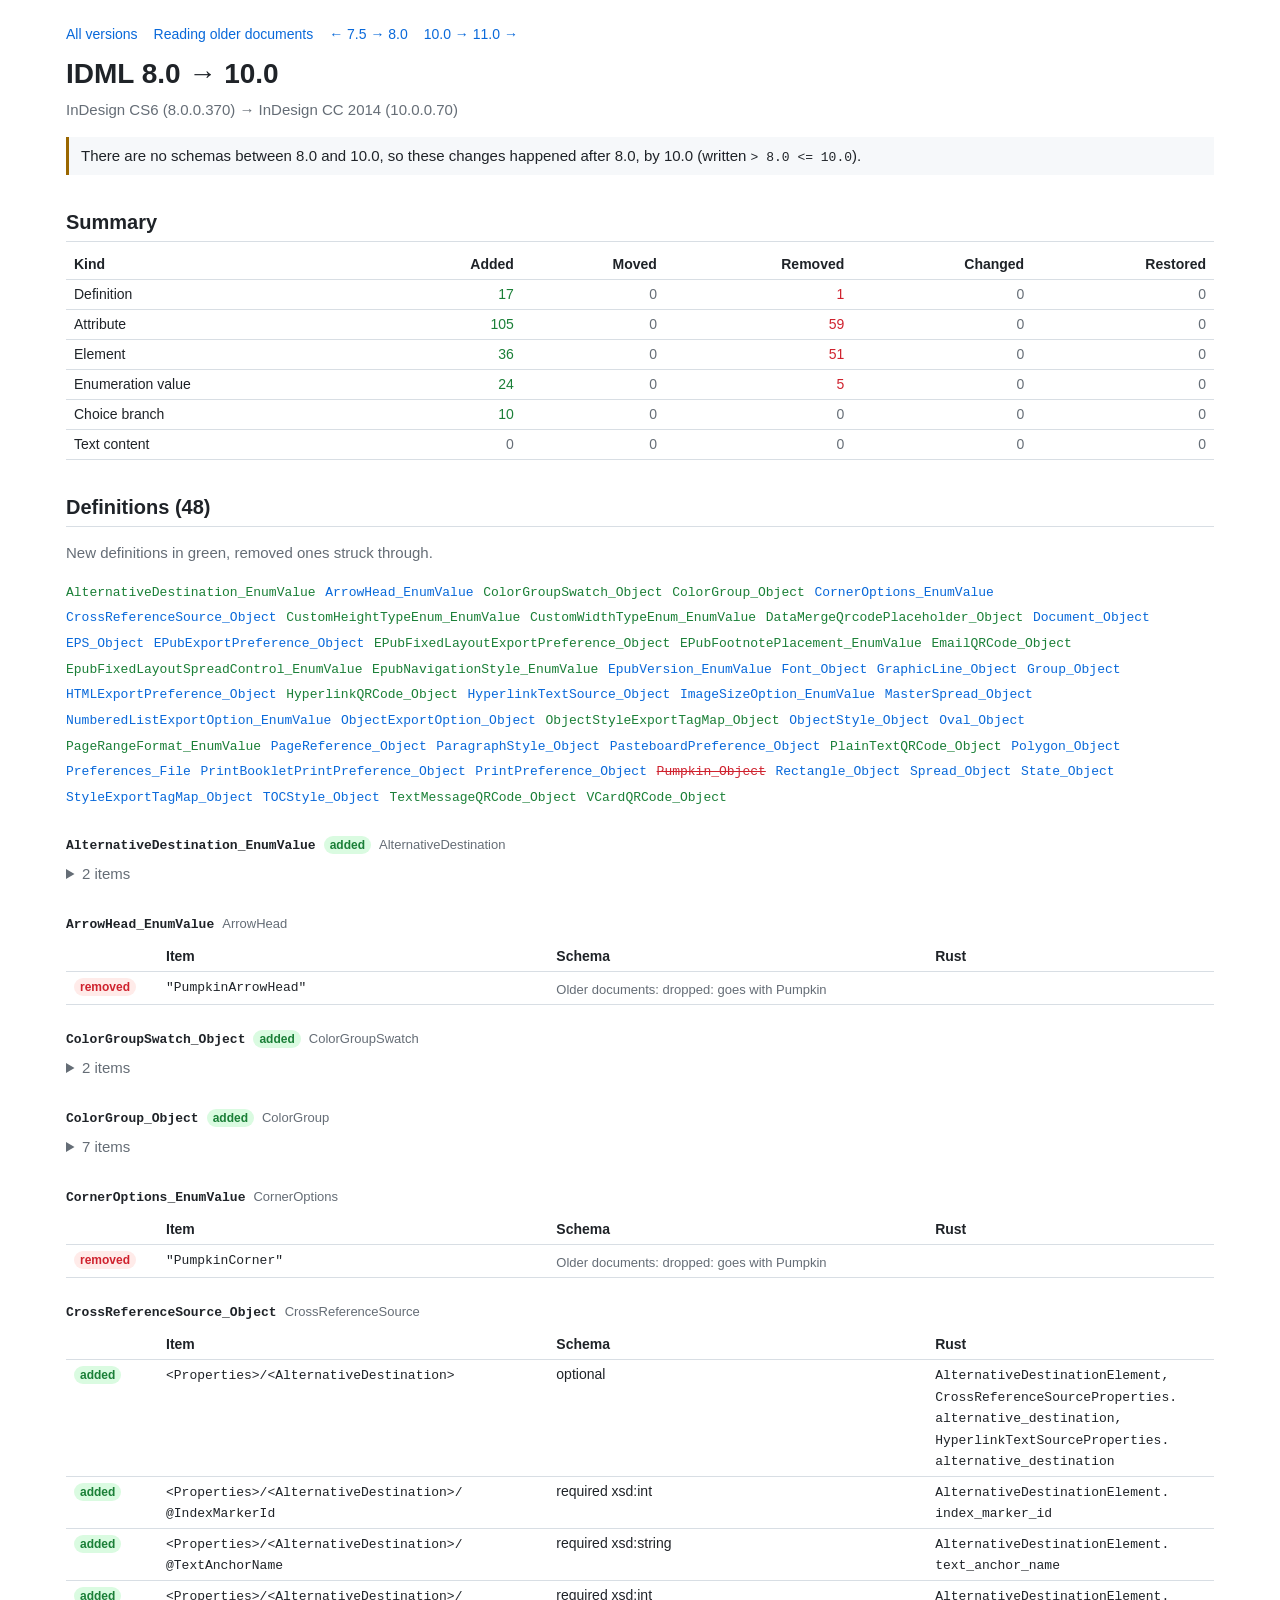
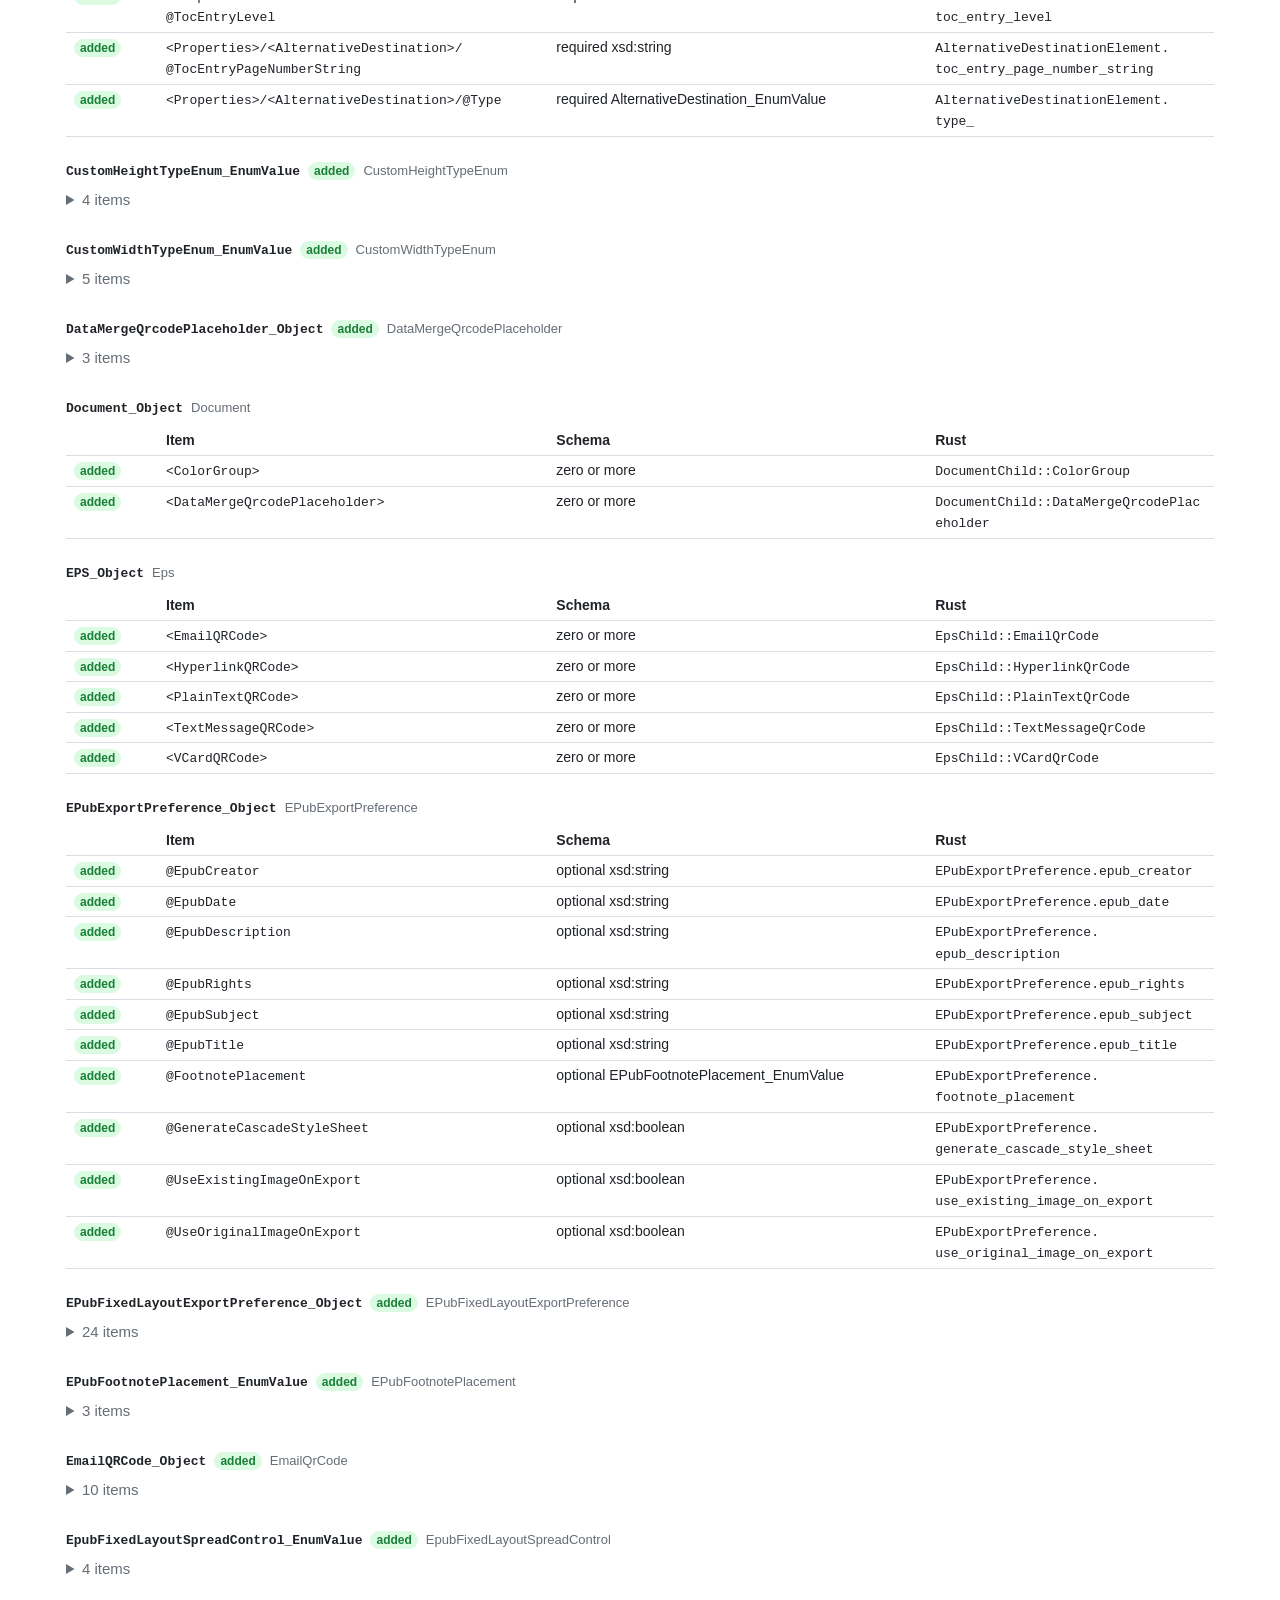
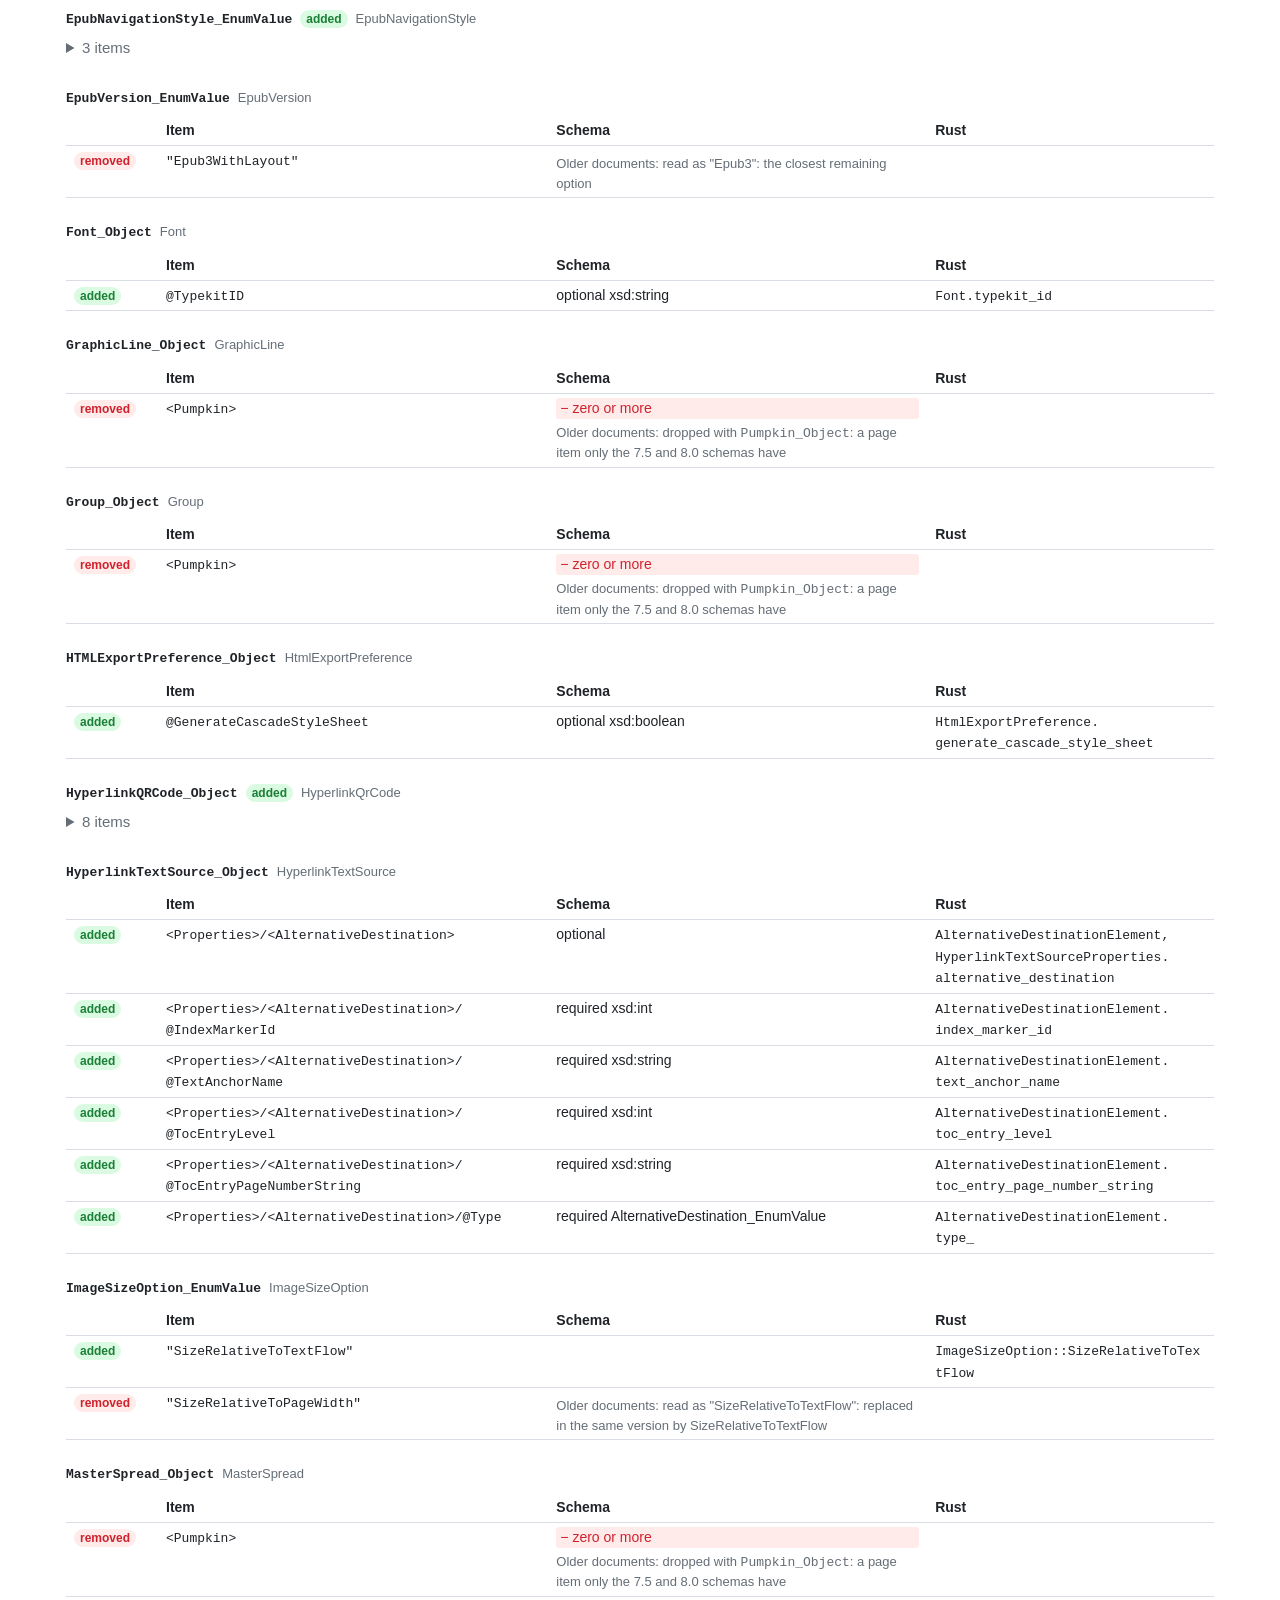
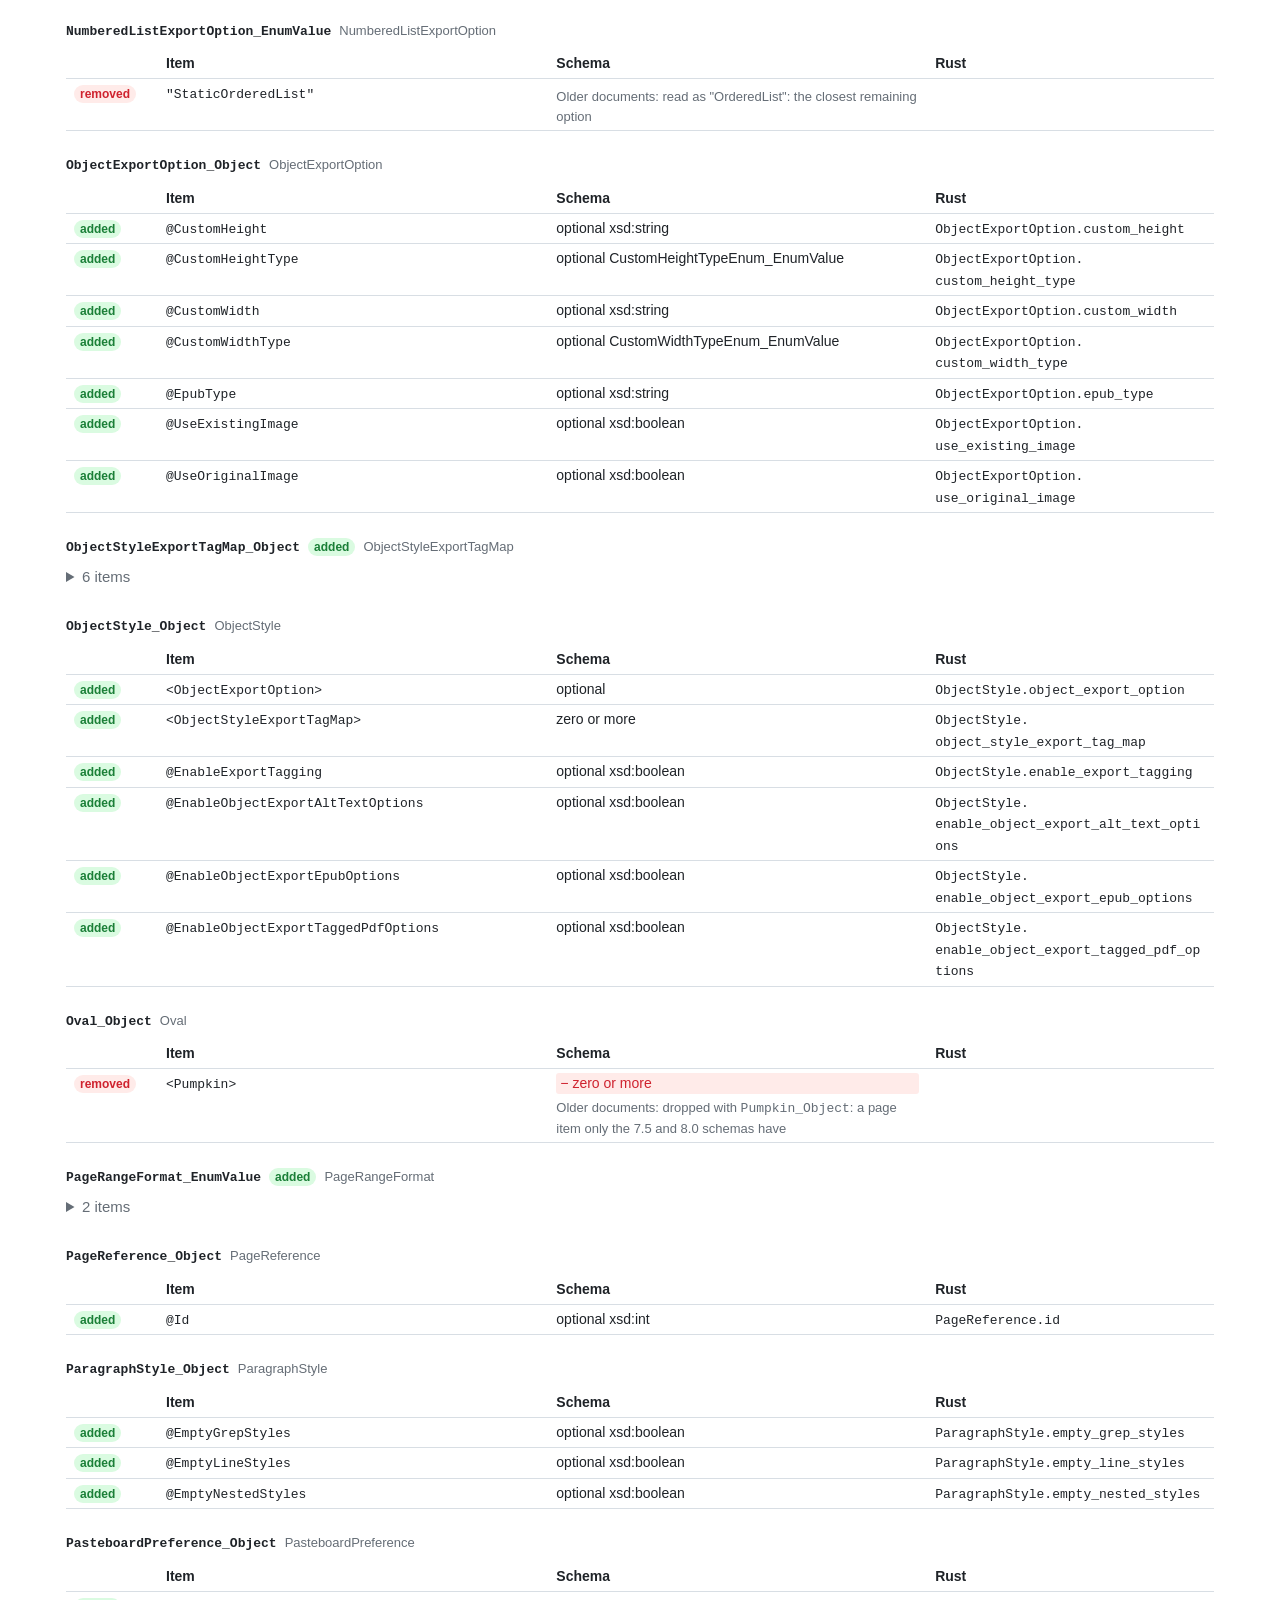
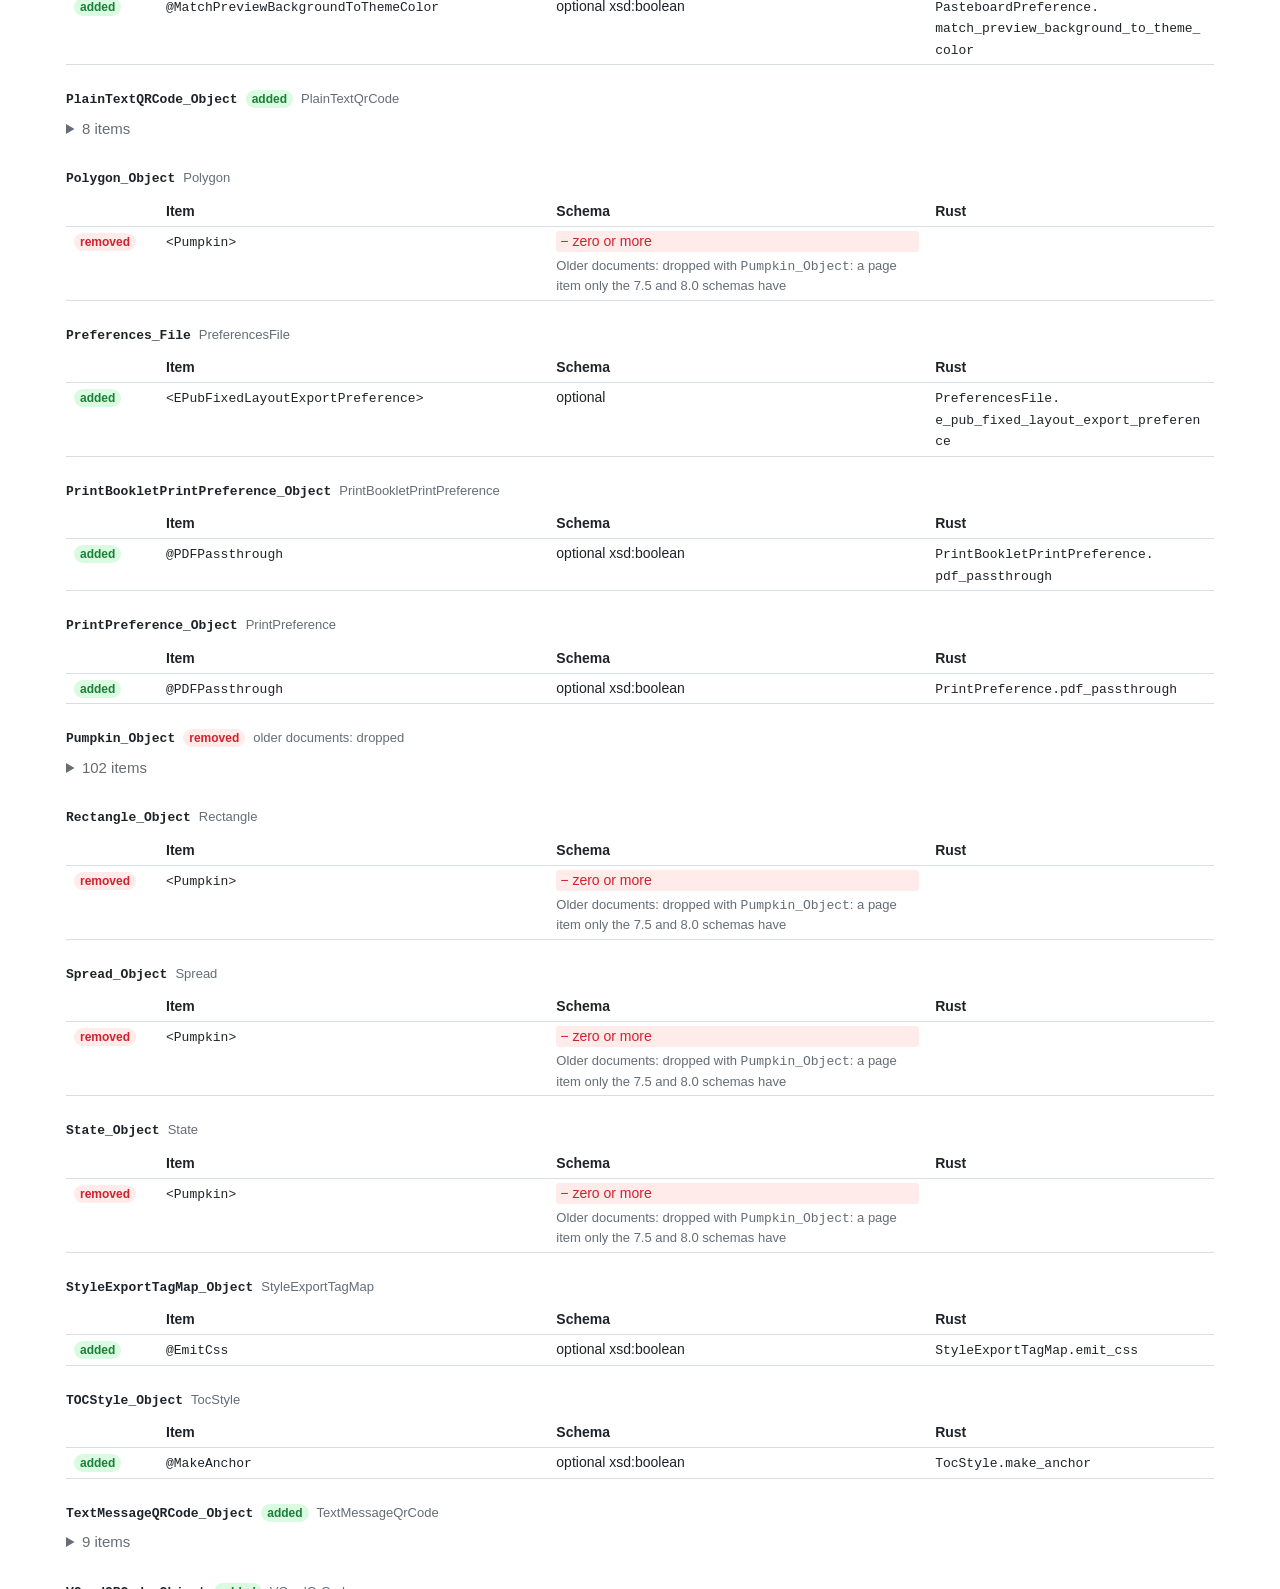
<file: docs/8.0-to-10.0.html>
<!doctype html>
<html lang="en">
<head>
<meta charset="utf-8">
<meta name="viewport" content="width=device-width, initial-scale=1">
<title>IDML 8.0 → 10.0</title>
<link rel="stylesheet" href="style.css">
</head>
<body>
<!-- @generated by idml-codegen from the schemas in schemas/. Do not edit. -->
<nav><a href="index.html">All versions</a><a href="upgrades.html">Reading older documents</a><a href="7.5-to-8.0.html">← 7.5 → 8.0</a><a href="10.0-to-11.0.html">10.0 → 11.0 →</a></nav>
<h1>IDML 8.0 → 10.0</h1>
<p class="lead">InDesign CS6 (8.0.0.370) → InDesign CC 2014 (10.0.0.70)</p>
<p class="note">There are no schemas between 8.0 and 10.0, so these changes happened after 8.0, by 10.0 (written <code>&gt; 8.0 &lt;= 10.0</code>).</p>
<h2>Summary</h2>
<div class="scroll"><table>
<tr><th>Kind</th><th class="num">Added</th><th class="num">Moved</th><th class="num">Removed</th><th class="num">Changed</th><th class="num">Restored</th></tr>
<tr><td>Definition</td><td class="num added">17</td><td class="num zero">0</td><td class="num removed">1</td><td class="num zero">0</td><td class="num zero">0</td></tr>
<tr><td>Attribute</td><td class="num added">105</td><td class="num zero">0</td><td class="num removed">59</td><td class="num zero">0</td><td class="num zero">0</td></tr>
<tr><td>Element</td><td class="num added">36</td><td class="num zero">0</td><td class="num removed">51</td><td class="num zero">0</td><td class="num zero">0</td></tr>
<tr><td>Enumeration value</td><td class="num added">24</td><td class="num zero">0</td><td class="num removed">5</td><td class="num zero">0</td><td class="num zero">0</td></tr>
<tr><td>Choice branch</td><td class="num added">10</td><td class="num zero">0</td><td class="num zero">0</td><td class="num zero">0</td><td class="num zero">0</td></tr>
<tr><td>Text content</td><td class="num zero">0</td><td class="num zero">0</td><td class="num zero">0</td><td class="num zero">0</td><td class="num zero">0</td></tr>
</table></div>
<h2>Definitions (48)</h2>
<p class="muted">New definitions in green, removed ones struck through.</p>
<p class="toc">
<a class="added" href="#AlternativeDestination_EnumValue">AlternativeDestination_EnumValue</a> <a class="" href="#ArrowHead_EnumValue">ArrowHead_EnumValue</a> <a class="added" href="#ColorGroupSwatch_Object">ColorGroupSwatch_Object</a> <a class="added" href="#ColorGroup_Object">ColorGroup_Object</a> <a class="" href="#CornerOptions_EnumValue">CornerOptions_EnumValue</a> <a class="" href="#CrossReferenceSource_Object">CrossReferenceSource_Object</a> <a class="added" href="#CustomHeightTypeEnum_EnumValue">CustomHeightTypeEnum_EnumValue</a> <a class="added" href="#CustomWidthTypeEnum_EnumValue">CustomWidthTypeEnum_EnumValue</a> <a class="added" href="#DataMergeQrcodePlaceholder_Object">DataMergeQrcodePlaceholder_Object</a> <a class="" href="#Document_Object">Document_Object</a> <a class="" href="#EPS_Object">EPS_Object</a> <a class="" href="#EPubExportPreference_Object">EPubExportPreference_Object</a> <a class="added" href="#EPubFixedLayoutExportPreference_Object">EPubFixedLayoutExportPreference_Object</a> <a class="added" href="#EPubFootnotePlacement_EnumValue">EPubFootnotePlacement_EnumValue</a> <a class="added" href="#EmailQRCode_Object">EmailQRCode_Object</a> <a class="added" href="#EpubFixedLayoutSpreadControl_EnumValue">EpubFixedLayoutSpreadControl_EnumValue</a> <a class="added" href="#EpubNavigationStyle_EnumValue">EpubNavigationStyle_EnumValue</a> <a class="" href="#EpubVersion_EnumValue">EpubVersion_EnumValue</a> <a class="" href="#Font_Object">Font_Object</a> <a class="" href="#GraphicLine_Object">GraphicLine_Object</a> <a class="" href="#Group_Object">Group_Object</a> <a class="" href="#HTMLExportPreference_Object">HTMLExportPreference_Object</a> <a class="added" href="#HyperlinkQRCode_Object">HyperlinkQRCode_Object</a> <a class="" href="#HyperlinkTextSource_Object">HyperlinkTextSource_Object</a> <a class="" href="#ImageSizeOption_EnumValue">ImageSizeOption_EnumValue</a> <a class="" href="#MasterSpread_Object">MasterSpread_Object</a> <a class="" href="#NumberedListExportOption_EnumValue">NumberedListExportOption_EnumValue</a> <a class="" href="#ObjectExportOption_Object">ObjectExportOption_Object</a> <a class="added" href="#ObjectStyleExportTagMap_Object">ObjectStyleExportTagMap_Object</a> <a class="" href="#ObjectStyle_Object">ObjectStyle_Object</a> <a class="" href="#Oval_Object">Oval_Object</a> <a class="added" href="#PageRangeFormat_EnumValue">PageRangeFormat_EnumValue</a> <a class="" href="#PageReference_Object">PageReference_Object</a> <a class="" href="#ParagraphStyle_Object">ParagraphStyle_Object</a> <a class="" href="#PasteboardPreference_Object">PasteboardPreference_Object</a> <a class="added" href="#PlainTextQRCode_Object">PlainTextQRCode_Object</a> <a class="" href="#Polygon_Object">Polygon_Object</a> <a class="" href="#Preferences_File">Preferences_File</a> <a class="" href="#PrintBookletPrintPreference_Object">PrintBookletPrintPreference_Object</a> <a class="" href="#PrintPreference_Object">PrintPreference_Object</a> <a class="removed" href="#Pumpkin_Object">Pumpkin_Object</a> <a class="" href="#Rectangle_Object">Rectangle_Object</a> <a class="" href="#Spread_Object">Spread_Object</a> <a class="" href="#State_Object">State_Object</a> <a class="" href="#StyleExportTagMap_Object">StyleExportTagMap_Object</a> <a class="" href="#TOCStyle_Object">TOCStyle_Object</a> <a class="added" href="#TextMessageQRCode_Object">TextMessageQRCode_Object</a> <a class="added" href="#VCardQRCode_Object">VCardQRCode_Object</a> </p>
<section id="AlternativeDestination_EnumValue">
<h3><code>AlternativeDestination_EnumValue</code> <span class="badge added">added</span> <span class="rust">AlternativeDestination</span></h3>
<details><summary>2 items</summary>
<div class="scroll"><table class="items">
<colgroup><col class="c-change"><col class="c-item"><col class="c-schema"><col class="c-rust"></colgroup>
<tr><th></th><th>Item</th><th>Schema</th><th>Rust</th></tr>
<tr><td><span class="badge added">added</span></td><td><code>&quot;IndexMarker&quot;</code></td><td></td><td><code>AlternativeDestination::IndexMarker</code></td></tr>
<tr><td><span class="badge added">added</span></td><td><code>&quot;TocTextAnchor&quot;</code></td><td></td><td><code>AlternativeDestination::TocTextAnchor</code></td></tr>
</table></div>
</details>
</section>
<section id="ArrowHead_EnumValue">
<h3><code>ArrowHead_EnumValue</code> <span class="rust">ArrowHead</span></h3>
<div class="scroll"><table class="items">
<colgroup><col class="c-change"><col class="c-item"><col class="c-schema"><col class="c-rust"></colgroup>
<tr><th></th><th>Item</th><th>Schema</th><th>Rust</th></tr>
<tr><td><span class="badge removed">removed</span></td><td><code>&quot;PumpkinArrowHead&quot;</code></td><td><span class="upgrade">Older documents: dropped: goes with Pumpkin</span></td><td><code></code></td></tr>
</table></div>
</section>
<section id="ColorGroupSwatch_Object">
<h3><code>ColorGroupSwatch_Object</code> <span class="badge added">added</span> <span class="rust">ColorGroupSwatch</span></h3>
<details><summary>2 items</summary>
<div class="scroll"><table class="items">
<colgroup><col class="c-change"><col class="c-item"><col class="c-schema"><col class="c-rust"></colgroup>
<tr><th></th><th>Item</th><th>Schema</th><th>Rust</th></tr>
<tr><td><span class="badge added">added</span></td><td><code>@Self</code></td><td><span>required xsd:string</span></td><td><code>ColorGroupSwatch.<wbr>self_</code></td></tr>
<tr><td><span class="badge added">added</span></td><td><code>@SwatchItemRef</code></td><td><span>required xsd:string</span></td><td><code>ColorGroupSwatch.<wbr>swatch_item_ref</code></td></tr>
</table></div>
</details>
</section>
<section id="ColorGroup_Object">
<h3><code>ColorGroup_Object</code> <span class="badge added">added</span> <span class="rust">ColorGroup</span></h3>
<details><summary>7 items</summary>
<div class="scroll"><table class="items">
<colgroup><col class="c-change"><col class="c-item"><col class="c-schema"><col class="c-rust"></colgroup>
<tr><th></th><th>Item</th><th>Schema</th><th>Rust</th></tr>
<tr><td><span class="badge added">added</span></td><td><code>&lt;ColorGroupSwatch&gt;</code></td><td><span>zero or more</span></td><td><code>ColorGroup.<wbr>color_group_swatch</code></td></tr>
<tr><td><span class="badge added">added</span></td><td><code>&lt;Properties&gt;</code></td><td><span>optional</span></td><td><code>ColorGroup.<wbr>properties, ColorGroupProperties</code></td></tr>
<tr><td><span class="badge added">added</span></td><td><code>&lt;Properties&gt;/<wbr>&lt;Label&gt;</code></td><td><span>optional</span></td><td><code>ColorGroupProperties.<wbr>label</code></td></tr>
<tr><td><span class="badge added">added</span></td><td><code>&lt;Properties&gt;/<wbr>&lt;Label&gt;/<wbr>&lt;KeyValuePair&gt;</code></td><td><span>zero or more</span></td><td><code></code></td></tr>
<tr><td><span class="badge added">added</span></td><td><code>@IsRootColorGroup</code></td><td><span>optional xsd:boolean</span></td><td><code>ColorGroup.<wbr>is_root_color_group</code></td></tr>
<tr><td><span class="badge added">added</span></td><td><code>@Name</code></td><td><span>optional xsd:string</span></td><td><code>ColorGroup.<wbr>name</code></td></tr>
<tr><td><span class="badge added">added</span></td><td><code>@Self</code></td><td><span>required xsd:string</span></td><td><code>ColorGroup.<wbr>self_</code></td></tr>
</table></div>
</details>
</section>
<section id="CornerOptions_EnumValue">
<h3><code>CornerOptions_EnumValue</code> <span class="rust">CornerOptions</span></h3>
<div class="scroll"><table class="items">
<colgroup><col class="c-change"><col class="c-item"><col class="c-schema"><col class="c-rust"></colgroup>
<tr><th></th><th>Item</th><th>Schema</th><th>Rust</th></tr>
<tr><td><span class="badge removed">removed</span></td><td><code>&quot;PumpkinCorner&quot;</code></td><td><span class="upgrade">Older documents: dropped: goes with Pumpkin</span></td><td><code></code></td></tr>
</table></div>
</section>
<section id="CrossReferenceSource_Object">
<h3><code>CrossReferenceSource_Object</code> <span class="rust">CrossReferenceSource</span></h3>
<div class="scroll"><table class="items">
<colgroup><col class="c-change"><col class="c-item"><col class="c-schema"><col class="c-rust"></colgroup>
<tr><th></th><th>Item</th><th>Schema</th><th>Rust</th></tr>
<tr><td><span class="badge added">added</span></td><td><code>&lt;Properties&gt;/<wbr>&lt;AlternativeDestination&gt;</code></td><td><span>optional</span></td><td><code>AlternativeDestinationElement, CrossReferenceSourceProperties.<wbr>alternative_destination, HyperlinkTextSourceProperties.<wbr>alternative_destination</code></td></tr>
<tr><td><span class="badge added">added</span></td><td><code>&lt;Properties&gt;/<wbr>&lt;AlternativeDestination&gt;/<wbr>@IndexMarkerId</code></td><td><span>required xsd:int</span></td><td><code>AlternativeDestinationElement.<wbr>index_marker_id</code></td></tr>
<tr><td><span class="badge added">added</span></td><td><code>&lt;Properties&gt;/<wbr>&lt;AlternativeDestination&gt;/<wbr>@TextAnchorName</code></td><td><span>required xsd:string</span></td><td><code>AlternativeDestinationElement.<wbr>text_anchor_name</code></td></tr>
<tr><td><span class="badge added">added</span></td><td><code>&lt;Properties&gt;/<wbr>&lt;AlternativeDestination&gt;/<wbr>@TocEntryLevel</code></td><td><span>required xsd:int</span></td><td><code>AlternativeDestinationElement.<wbr>toc_entry_level</code></td></tr>
<tr><td><span class="badge added">added</span></td><td><code>&lt;Properties&gt;/<wbr>&lt;AlternativeDestination&gt;/<wbr>@TocEntryPageNumberString</code></td><td><span>required xsd:string</span></td><td><code>AlternativeDestinationElement.<wbr>toc_entry_page_number_string</code></td></tr>
<tr><td><span class="badge added">added</span></td><td><code>&lt;Properties&gt;/<wbr>&lt;AlternativeDestination&gt;/<wbr>@Type</code></td><td><span>required AlternativeDestination_EnumValue</span></td><td><code>AlternativeDestinationElement.<wbr>type_</code></td></tr>
</table></div>
</section>
<section id="CustomHeightTypeEnum_EnumValue">
<h3><code>CustomHeightTypeEnum_EnumValue</code> <span class="badge added">added</span> <span class="rust">CustomHeightTypeEnum</span></h3>
<details><summary>4 items</summary>
<div class="scroll"><table class="items">
<colgroup><col class="c-change"><col class="c-item"><col class="c-schema"><col class="c-rust"></colgroup>
<tr><th></th><th>Item</th><th>Schema</th><th>Rust</th></tr>
<tr><td><span class="badge added">added</span></td><td><code>&quot;CustomFixedHeight&quot;</code></td><td></td><td><code>CustomHeightTypeEnum::CustomFixedHeight</code></td></tr>
<tr><td><span class="badge added">added</span></td><td><code>&quot;CustomValueHeight&quot;</code></td><td></td><td><code>CustomHeightTypeEnum::CustomValueHeight</code></td></tr>
<tr><td><span class="badge added">added</span></td><td><code>&quot;DefaultHeight&quot;</code></td><td></td><td><code>CustomHeightTypeEnum::DefaultHeight</code></td></tr>
<tr><td><span class="badge added">added</span></td><td><code>&quot;NoneHeight&quot;</code></td><td></td><td><code>CustomHeightTypeEnum::NoneHeight</code></td></tr>
</table></div>
</details>
</section>
<section id="CustomWidthTypeEnum_EnumValue">
<h3><code>CustomWidthTypeEnum_EnumValue</code> <span class="badge added">added</span> <span class="rust">CustomWidthTypeEnum</span></h3>
<details><summary>5 items</summary>
<div class="scroll"><table class="items">
<colgroup><col class="c-change"><col class="c-item"><col class="c-schema"><col class="c-rust"></colgroup>
<tr><th></th><th>Item</th><th>Schema</th><th>Rust</th></tr>
<tr><td><span class="badge added">added</span></td><td><code>&quot;CustomFixedWidth&quot;</code></td><td></td><td><code>CustomWidthTypeEnum::CustomFixedWidth</code></td></tr>
<tr><td><span class="badge added">added</span></td><td><code>&quot;CustomValueWidth&quot;</code></td><td></td><td><code>CustomWidthTypeEnum::CustomValueWidth</code></td></tr>
<tr><td><span class="badge added">added</span></td><td><code>&quot;DefaultWidth&quot;</code></td><td></td><td><code>CustomWidthTypeEnum::DefaultWidth</code></td></tr>
<tr><td><span class="badge added">added</span></td><td><code>&quot;NoneWidth&quot;</code></td><td></td><td><code>CustomWidthTypeEnum::NoneWidth</code></td></tr>
<tr><td><span class="badge added">added</span></td><td><code>&quot;RelativeWidth&quot;</code></td><td></td><td><code>CustomWidthTypeEnum::RelativeWidth</code></td></tr>
</table></div>
</details>
</section>
<section id="DataMergeQrcodePlaceholder_Object">
<h3><code>DataMergeQrcodePlaceholder_Object</code> <span class="badge added">added</span> <span class="rust">DataMergeQrcodePlaceholder</span></h3>
<details><summary>3 items</summary>
<div class="scroll"><table class="items">
<colgroup><col class="c-change"><col class="c-item"><col class="c-schema"><col class="c-rust"></colgroup>
<tr><th></th><th>Item</th><th>Schema</th><th>Rust</th></tr>
<tr><td><span class="badge added">added</span></td><td><code>@Field</code></td><td><span>required xsd:string</span></td><td><code>DataMergeQrcodePlaceholder.<wbr>field</code></td></tr>
<tr><td><span class="badge added">added</span></td><td><code>@PlaceholderPageItem</code></td><td><span>required xsd:string</span></td><td><code>DataMergeQrcodePlaceholder.<wbr>placeholder_page_item</code></td></tr>
<tr><td><span class="badge added">added</span></td><td><code>@Self</code></td><td><span>required xsd:string</span></td><td><code>DataMergeQrcodePlaceholder.<wbr>self_</code></td></tr>
</table></div>
</details>
</section>
<section id="Document_Object">
<h3><code>Document_Object</code> <span class="rust">Document</span></h3>
<div class="scroll"><table class="items">
<colgroup><col class="c-change"><col class="c-item"><col class="c-schema"><col class="c-rust"></colgroup>
<tr><th></th><th>Item</th><th>Schema</th><th>Rust</th></tr>
<tr><td><span class="badge added">added</span></td><td><code>&lt;ColorGroup&gt;</code></td><td><span>zero or more</span></td><td><code>DocumentChild::ColorGroup</code></td></tr>
<tr><td><span class="badge added">added</span></td><td><code>&lt;DataMergeQrcodePlaceholder&gt;</code></td><td><span>zero or more</span></td><td><code>DocumentChild::DataMergeQrcodePlaceholder</code></td></tr>
</table></div>
</section>
<section id="EPS_Object">
<h3><code>EPS_Object</code> <span class="rust">Eps</span></h3>
<div class="scroll"><table class="items">
<colgroup><col class="c-change"><col class="c-item"><col class="c-schema"><col class="c-rust"></colgroup>
<tr><th></th><th>Item</th><th>Schema</th><th>Rust</th></tr>
<tr><td><span class="badge added">added</span></td><td><code>&lt;EmailQRCode&gt;</code></td><td><span>zero or more</span></td><td><code>EpsChild::EmailQrCode</code></td></tr>
<tr><td><span class="badge added">added</span></td><td><code>&lt;HyperlinkQRCode&gt;</code></td><td><span>zero or more</span></td><td><code>EpsChild::HyperlinkQrCode</code></td></tr>
<tr><td><span class="badge added">added</span></td><td><code>&lt;PlainTextQRCode&gt;</code></td><td><span>zero or more</span></td><td><code>EpsChild::PlainTextQrCode</code></td></tr>
<tr><td><span class="badge added">added</span></td><td><code>&lt;TextMessageQRCode&gt;</code></td><td><span>zero or more</span></td><td><code>EpsChild::TextMessageQrCode</code></td></tr>
<tr><td><span class="badge added">added</span></td><td><code>&lt;VCardQRCode&gt;</code></td><td><span>zero or more</span></td><td><code>EpsChild::VCardQrCode</code></td></tr>
</table></div>
</section>
<section id="EPubExportPreference_Object">
<h3><code>EPubExportPreference_Object</code> <span class="rust">EPubExportPreference</span></h3>
<div class="scroll"><table class="items">
<colgroup><col class="c-change"><col class="c-item"><col class="c-schema"><col class="c-rust"></colgroup>
<tr><th></th><th>Item</th><th>Schema</th><th>Rust</th></tr>
<tr><td><span class="badge added">added</span></td><td><code>@EpubCreator</code></td><td><span>optional xsd:string</span></td><td><code>EPubExportPreference.<wbr>epub_creator</code></td></tr>
<tr><td><span class="badge added">added</span></td><td><code>@EpubDate</code></td><td><span>optional xsd:string</span></td><td><code>EPubExportPreference.<wbr>epub_date</code></td></tr>
<tr><td><span class="badge added">added</span></td><td><code>@EpubDescription</code></td><td><span>optional xsd:string</span></td><td><code>EPubExportPreference.<wbr>epub_description</code></td></tr>
<tr><td><span class="badge added">added</span></td><td><code>@EpubRights</code></td><td><span>optional xsd:string</span></td><td><code>EPubExportPreference.<wbr>epub_rights</code></td></tr>
<tr><td><span class="badge added">added</span></td><td><code>@EpubSubject</code></td><td><span>optional xsd:string</span></td><td><code>EPubExportPreference.<wbr>epub_subject</code></td></tr>
<tr><td><span class="badge added">added</span></td><td><code>@EpubTitle</code></td><td><span>optional xsd:string</span></td><td><code>EPubExportPreference.<wbr>epub_title</code></td></tr>
<tr><td><span class="badge added">added</span></td><td><code>@FootnotePlacement</code></td><td><span>optional EPubFootnotePlacement_EnumValue</span></td><td><code>EPubExportPreference.<wbr>footnote_placement</code></td></tr>
<tr><td><span class="badge added">added</span></td><td><code>@GenerateCascadeStyleSheet</code></td><td><span>optional xsd:boolean</span></td><td><code>EPubExportPreference.<wbr>generate_cascade_style_sheet</code></td></tr>
<tr><td><span class="badge added">added</span></td><td><code>@UseExistingImageOnExport</code></td><td><span>optional xsd:boolean</span></td><td><code>EPubExportPreference.<wbr>use_existing_image_on_export</code></td></tr>
<tr><td><span class="badge added">added</span></td><td><code>@UseOriginalImageOnExport</code></td><td><span>optional xsd:boolean</span></td><td><code>EPubExportPreference.<wbr>use_original_image_on_export</code></td></tr>
</table></div>
</section>
<section id="EPubFixedLayoutExportPreference_Object">
<h3><code>EPubFixedLayoutExportPreference_Object</code> <span class="badge added">added</span> <span class="rust">EPubFixedLayoutExportPreference</span></h3>
<details><summary>24 items</summary>
<div class="scroll"><table class="items">
<colgroup><col class="c-change"><col class="c-item"><col class="c-schema"><col class="c-rust"></colgroup>
<tr><th></th><th>Item</th><th>Schema</th><th>Rust</th></tr>
<tr><td><span class="badge added">added</span></td><td><code>@CoverImageFile</code></td><td><span>optional xsd:string</span></td><td><code>EPubFixedLayoutExportPreference.<wbr>cover_image_file</code></td></tr>
<tr><td><span class="badge added">added</span></td><td><code>@EpubCover</code></td><td><span>optional EpubCover_EnumValue</span></td><td><code>EPubFixedLayoutExportPreference.<wbr>epub_cover</code></td></tr>
<tr><td><span class="badge added">added</span></td><td><code>@EpubCreator</code></td><td><span>optional xsd:string</span></td><td><code>EPubFixedLayoutExportPreference.<wbr>epub_creator</code></td></tr>
<tr><td><span class="badge added">added</span></td><td><code>@EpubDate</code></td><td><span>optional xsd:string</span></td><td><code>EPubFixedLayoutExportPreference.<wbr>epub_date</code></td></tr>
<tr><td><span class="badge added">added</span></td><td><code>@EpubDescription</code></td><td><span>optional xsd:string</span></td><td><code>EPubFixedLayoutExportPreference.<wbr>epub_description</code></td></tr>
<tr><td><span class="badge added">added</span></td><td><code>@EpubNavigationStyles</code></td><td><span>optional EpubNavigationStyle_EnumValue</span></td><td><code>EPubFixedLayoutExportPreference.<wbr>epub_navigation_styles</code></td></tr>
<tr><td><span class="badge added">added</span></td><td><code>@EpubPageRange</code></td><td><span>optional xsd:string</span></td><td><code>EPubFixedLayoutExportPreference.<wbr>epub_page_range</code></td></tr>
<tr><td><span class="badge added">added</span></td><td><code>@EpubPageRangeFormat</code></td><td><span>optional PageRangeFormat_EnumValue</span></td><td><code>EPubFixedLayoutExportPreference.<wbr>epub_page_range_format</code></td></tr>
<tr><td><span class="badge added">added</span></td><td><code>@EpubPublisher</code></td><td><span>optional xsd:string</span></td><td><code>EPubFixedLayoutExportPreference.<wbr>epub_publisher</code></td></tr>
<tr><td><span class="badge added">added</span></td><td><code>@EpubRights</code></td><td><span>optional xsd:string</span></td><td><code>EPubFixedLayoutExportPreference.<wbr>epub_rights</code></td></tr>
<tr><td><span class="badge added">added</span></td><td><code>@EpubSpreadControlOptions</code></td><td><span>optional EpubFixedLayoutSpreadControl_EnumValue</span></td><td><code>EPubFixedLayoutExportPreference.<wbr>epub_spread_control_options</code></td></tr>
<tr><td><span class="badge added">added</span></td><td><code>@EpubSubject</code></td><td><span>optional xsd:string</span></td><td><code>EPubFixedLayoutExportPreference.<wbr>epub_subject</code></td></tr>
<tr><td><span class="badge added">added</span></td><td><code>@EpubTitle</code></td><td><span>optional xsd:string</span></td><td><code>EPubFixedLayoutExportPreference.<wbr>epub_title</code></td></tr>
<tr><td><span class="badge added">added</span></td><td><code>@ExternalStyleSheets</code></td><td><span>optional list { xsd:string* }</span></td><td><code>EPubFixedLayoutExportPreference.<wbr>external_style_sheets</code></td></tr>
<tr><td><span class="badge added">added</span></td><td><code>@GIFOptionsInterlaced</code></td><td><span>optional xsd:boolean</span></td><td><code>EPubFixedLayoutExportPreference.<wbr>gif_options_interlaced</code></td></tr>
<tr><td><span class="badge added">added</span></td><td><code>@GIFOptionsPalette</code></td><td><span>optional GIFOptionsPalette_EnumValue</span></td><td><code>EPubFixedLayoutExportPreference.<wbr>gif_options_palette</code></td></tr>
<tr><td><span class="badge added">added</span></td><td><code>@Id</code></td><td><span>optional xsd:string</span></td><td><code>EPubFixedLayoutExportPreference.<wbr>id</code></td></tr>
<tr><td><span class="badge added">added</span></td><td><code>@ImageConversion</code></td><td><span>optional ImageConversion_EnumValue</span></td><td><code>EPubFixedLayoutExportPreference.<wbr>image_conversion</code></td></tr>
<tr><td><span class="badge added">added</span></td><td><code>@ImageExportResolution</code></td><td><span>optional ImageResolution_EnumValue</span></td><td><code>EPubFixedLayoutExportPreference.<wbr>image_export_resolution</code></td></tr>
<tr><td><span class="badge added">added</span></td><td><code>@JPEGOptionsFormat</code></td><td><span>optional JPEGOptionsFormat_EnumValue</span></td><td><code>EPubFixedLayoutExportPreference.<wbr>jpeg_options_format</code></td></tr>
<tr><td><span class="badge added">added</span></td><td><code>@JPEGOptionsQuality</code></td><td><span>optional JPEGOptionsQuality_EnumValue</span></td><td><code>EPubFixedLayoutExportPreference.<wbr>jpeg_options_quality</code></td></tr>
<tr><td><span class="badge added">added</span></td><td><code>@Javascripts</code></td><td><span>optional list { xsd:string* }</span></td><td><code>EPubFixedLayoutExportPreference.<wbr>javascripts</code></td></tr>
<tr><td><span class="badge added">added</span></td><td><code>@Level</code></td><td><span>optional xsd:int</span></td><td><code>EPubFixedLayoutExportPreference.<wbr>level</code></td></tr>
<tr><td><span class="badge added">added</span></td><td><code>@TocStyleName</code></td><td><span>optional xsd:string</span></td><td><code>EPubFixedLayoutExportPreference.<wbr>toc_style_name</code></td></tr>
</table></div>
</details>
</section>
<section id="EPubFootnotePlacement_EnumValue">
<h3><code>EPubFootnotePlacement_EnumValue</code> <span class="badge added">added</span> <span class="rust">EPubFootnotePlacement</span></h3>
<details><summary>3 items</summary>
<div class="scroll"><table class="items">
<colgroup><col class="c-change"><col class="c-item"><col class="c-schema"><col class="c-rust"></colgroup>
<tr><th></th><th>Item</th><th>Schema</th><th>Rust</th></tr>
<tr><td><span class="badge added">added</span></td><td><code>&quot;FootnoteAfterParagraph&quot;</code></td><td></td><td><code>EPubFootnotePlacement::FootnoteAfterParagraph</code></td></tr>
<tr><td><span class="badge added">added</span></td><td><code>&quot;FootnoteAfterStory&quot;</code></td><td></td><td><code>EPubFootnotePlacement::FootnoteAfterStory</code></td></tr>
<tr><td><span class="badge added">added</span></td><td><code>&quot;FootnoteInsidePopup&quot;</code></td><td></td><td><code>EPubFootnotePlacement::FootnoteInsidePopup</code></td></tr>
</table></div>
</details>
</section>
<section id="EmailQRCode_Object">
<h3><code>EmailQRCode_Object</code> <span class="badge added">added</span> <span class="rust">EmailQrCode</span></h3>
<details><summary>10 items</summary>
<div class="scroll"><table class="items">
<colgroup><col class="c-change"><col class="c-item"><col class="c-schema"><col class="c-rust"></colgroup>
<tr><th></th><th>Item</th><th>Schema</th><th>Rust</th></tr>
<tr><td><span class="badge added">added</span></td><td><code>&lt;Properties&gt;</code></td><td><span>optional</span></td><td><code>EmailQrCode.<wbr>properties, EmailQrCodeProperties</code></td></tr>
<tr><td><span class="badge added">added</span></td><td><code>&lt;Properties&gt;/<wbr>&lt;Label&gt;</code></td><td><span>optional</span></td><td><code>EmailQrCodeProperties.<wbr>label</code></td></tr>
<tr><td><span class="badge added">added</span></td><td><code>&lt;Properties&gt;/<wbr>&lt;Label&gt;/<wbr>&lt;KeyValuePair&gt;</code></td><td><span>zero or more</span></td><td><code></code></td></tr>
<tr><td><span class="badge added">added</span></td><td><code>&lt;Properties&gt;/<wbr>&lt;QrCodeSwatch&gt;</code></td><td><span>optional</span></td><td><code>EmailQrCodeProperties.<wbr>qr_code_swatch, QrCodeSwatch, TextMessageQrCodeProperties.<wbr>qr_code_swatch</code></td></tr>
<tr><td><span class="badge added">added</span></td><td><code>&lt;Properties&gt;/<wbr>&lt;QrCodeSwatch&gt;|type=object xsd:string</code></td><td></td><td><code>QrCodeSwatch::Object</code></td></tr>
<tr><td><span class="badge added">added</span></td><td><code>&lt;Properties&gt;/<wbr>&lt;QrCodeSwatch&gt;|type=string xsd:string</code></td><td></td><td><code>QrCodeSwatch::String</code></td></tr>
<tr><td><span class="badge added">added</span></td><td><code>@Body</code></td><td><span>optional xsd:string</span></td><td><code>EmailQrCode.<wbr>body</code></td></tr>
<tr><td><span class="badge added">added</span></td><td><code>@EmailAddress</code></td><td><span>optional xsd:string</span></td><td><code>EmailQrCode.<wbr>email_address</code></td></tr>
<tr><td><span class="badge added">added</span></td><td><code>@Self</code></td><td><span>required xsd:string</span></td><td><code>EmailQrCode.<wbr>self_</code></td></tr>
<tr><td><span class="badge added">added</span></td><td><code>@Subject</code></td><td><span>optional xsd:string</span></td><td><code>EmailQrCode.<wbr>subject</code></td></tr>
</table></div>
</details>
</section>
<section id="EpubFixedLayoutSpreadControl_EnumValue">
<h3><code>EpubFixedLayoutSpreadControl_EnumValue</code> <span class="badge added">added</span> <span class="rust">EpubFixedLayoutSpreadControl</span></h3>
<details><summary>4 items</summary>
<div class="scroll"><table class="items">
<colgroup><col class="c-change"><col class="c-item"><col class="c-schema"><col class="c-rust"></colgroup>
<tr><th></th><th>Item</th><th>Schema</th><th>Rust</th></tr>
<tr><td><span class="badge added">added</span></td><td><code>&quot;NoSpreads&quot;</code></td><td></td><td><code>EpubFixedLayoutSpreadControl::NoSpreads</code></td></tr>
<tr><td><span class="badge added">added</span></td><td><code>&quot;PhysicalSpreads&quot;</code></td><td></td><td><code>EpubFixedLayoutSpreadControl::PhysicalSpreads</code></td></tr>
<tr><td><span class="badge added">added</span></td><td><code>&quot;SpreadsBasedOnDoc&quot;</code></td><td></td><td><code>EpubFixedLayoutSpreadControl::SpreadsBasedOnDoc</code></td></tr>
<tr><td><span class="badge added">added</span></td><td><code>&quot;SyntheticSpreads&quot;</code></td><td></td><td><code>EpubFixedLayoutSpreadControl::SyntheticSpreads</code></td></tr>
</table></div>
</details>
</section>
<section id="EpubNavigationStyle_EnumValue">
<h3><code>EpubNavigationStyle_EnumValue</code> <span class="badge added">added</span> <span class="rust">EpubNavigationStyle</span></h3>
<details><summary>3 items</summary>
<div class="scroll"><table class="items">
<colgroup><col class="c-change"><col class="c-item"><col class="c-schema"><col class="c-rust"></colgroup>
<tr><th></th><th>Item</th><th>Schema</th><th>Rust</th></tr>
<tr><td><span class="badge added">added</span></td><td><code>&quot;FilenameNavigation&quot;</code></td><td></td><td><code>EpubNavigationStyle::FilenameNavigation</code></td></tr>
<tr><td><span class="badge added">added</span></td><td><code>&quot;NoNavigation&quot;</code></td><td></td><td><code>EpubNavigationStyle::NoNavigation</code></td></tr>
<tr><td><span class="badge added">added</span></td><td><code>&quot;TocStyleNavigation&quot;</code></td><td></td><td><code>EpubNavigationStyle::TocStyleNavigation</code></td></tr>
</table></div>
</details>
</section>
<section id="EpubVersion_EnumValue">
<h3><code>EpubVersion_EnumValue</code> <span class="rust">EpubVersion</span></h3>
<div class="scroll"><table class="items">
<colgroup><col class="c-change"><col class="c-item"><col class="c-schema"><col class="c-rust"></colgroup>
<tr><th></th><th>Item</th><th>Schema</th><th>Rust</th></tr>
<tr><td><span class="badge removed">removed</span></td><td><code>&quot;Epub3WithLayout&quot;</code></td><td><span class="upgrade">Older documents: read as &quot;Epub3&quot;: the closest remaining option</span></td><td><code></code></td></tr>
</table></div>
</section>
<section id="Font_Object">
<h3><code>Font_Object</code> <span class="rust">Font</span></h3>
<div class="scroll"><table class="items">
<colgroup><col class="c-change"><col class="c-item"><col class="c-schema"><col class="c-rust"></colgroup>
<tr><th></th><th>Item</th><th>Schema</th><th>Rust</th></tr>
<tr><td><span class="badge added">added</span></td><td><code>@TypekitID</code></td><td><span>optional xsd:string</span></td><td><code>Font.<wbr>typekit_id</code></td></tr>
</table></div>
</section>
<section id="GraphicLine_Object">
<h3><code>GraphicLine_Object</code> <span class="rust">GraphicLine</span></h3>
<div class="scroll"><table class="items">
<colgroup><col class="c-change"><col class="c-item"><col class="c-schema"><col class="c-rust"></colgroup>
<tr><th></th><th>Item</th><th>Schema</th><th>Rust</th></tr>
<tr><td><span class="badge removed">removed</span></td><td><code>&lt;Pumpkin&gt;</code></td><td><del>zero or more</del><span class="upgrade">Older documents: dropped with <code>Pumpkin_Object</code>: a page item only the 7.5 and 8.0 schemas have</span></td><td><code></code></td></tr>
</table></div>
</section>
<section id="Group_Object">
<h3><code>Group_Object</code> <span class="rust">Group</span></h3>
<div class="scroll"><table class="items">
<colgroup><col class="c-change"><col class="c-item"><col class="c-schema"><col class="c-rust"></colgroup>
<tr><th></th><th>Item</th><th>Schema</th><th>Rust</th></tr>
<tr><td><span class="badge removed">removed</span></td><td><code>&lt;Pumpkin&gt;</code></td><td><del>zero or more</del><span class="upgrade">Older documents: dropped with <code>Pumpkin_Object</code>: a page item only the 7.5 and 8.0 schemas have</span></td><td><code></code></td></tr>
</table></div>
</section>
<section id="HTMLExportPreference_Object">
<h3><code>HTMLExportPreference_Object</code> <span class="rust">HtmlExportPreference</span></h3>
<div class="scroll"><table class="items">
<colgroup><col class="c-change"><col class="c-item"><col class="c-schema"><col class="c-rust"></colgroup>
<tr><th></th><th>Item</th><th>Schema</th><th>Rust</th></tr>
<tr><td><span class="badge added">added</span></td><td><code>@GenerateCascadeStyleSheet</code></td><td><span>optional xsd:boolean</span></td><td><code>HtmlExportPreference.<wbr>generate_cascade_style_sheet</code></td></tr>
</table></div>
</section>
<section id="HyperlinkQRCode_Object">
<h3><code>HyperlinkQRCode_Object</code> <span class="badge added">added</span> <span class="rust">HyperlinkQrCode</span></h3>
<details><summary>8 items</summary>
<div class="scroll"><table class="items">
<colgroup><col class="c-change"><col class="c-item"><col class="c-schema"><col class="c-rust"></colgroup>
<tr><th></th><th>Item</th><th>Schema</th><th>Rust</th></tr>
<tr><td><span class="badge added">added</span></td><td><code>&lt;Properties&gt;</code></td><td><span>optional</span></td><td><code>HyperlinkQrCode.<wbr>properties, HyperlinkQrCodeProperties</code></td></tr>
<tr><td><span class="badge added">added</span></td><td><code>&lt;Properties&gt;/<wbr>&lt;Label&gt;</code></td><td><span>optional</span></td><td><code>HyperlinkQrCodeProperties.<wbr>label</code></td></tr>
<tr><td><span class="badge added">added</span></td><td><code>&lt;Properties&gt;/<wbr>&lt;Label&gt;/<wbr>&lt;KeyValuePair&gt;</code></td><td><span>zero or more</span></td><td><code></code></td></tr>
<tr><td><span class="badge added">added</span></td><td><code>&lt;Properties&gt;/<wbr>&lt;QrCodeSwatch&gt;</code></td><td><span>optional</span></td><td><code>HyperlinkQrCodeProperties.<wbr>qr_code_swatch, QrCodeSwatch, TextMessageQrCodeProperties.<wbr>qr_code_swatch</code></td></tr>
<tr><td><span class="badge added">added</span></td><td><code>&lt;Properties&gt;/<wbr>&lt;QrCodeSwatch&gt;|type=object xsd:string</code></td><td></td><td><code>QrCodeSwatch::Object</code></td></tr>
<tr><td><span class="badge added">added</span></td><td><code>&lt;Properties&gt;/<wbr>&lt;QrCodeSwatch&gt;|type=string xsd:string</code></td><td></td><td><code>QrCodeSwatch::String</code></td></tr>
<tr><td><span class="badge added">added</span></td><td><code>@Self</code></td><td><span>required xsd:string</span></td><td><code>HyperlinkQrCode.<wbr>self_</code></td></tr>
<tr><td><span class="badge added">added</span></td><td><code>@UrlLink</code></td><td><span>optional xsd:string</span></td><td><code>HyperlinkQrCode.<wbr>url_link</code></td></tr>
</table></div>
</details>
</section>
<section id="HyperlinkTextSource_Object">
<h3><code>HyperlinkTextSource_Object</code> <span class="rust">HyperlinkTextSource</span></h3>
<div class="scroll"><table class="items">
<colgroup><col class="c-change"><col class="c-item"><col class="c-schema"><col class="c-rust"></colgroup>
<tr><th></th><th>Item</th><th>Schema</th><th>Rust</th></tr>
<tr><td><span class="badge added">added</span></td><td><code>&lt;Properties&gt;/<wbr>&lt;AlternativeDestination&gt;</code></td><td><span>optional</span></td><td><code>AlternativeDestinationElement, HyperlinkTextSourceProperties.<wbr>alternative_destination</code></td></tr>
<tr><td><span class="badge added">added</span></td><td><code>&lt;Properties&gt;/<wbr>&lt;AlternativeDestination&gt;/<wbr>@IndexMarkerId</code></td><td><span>required xsd:int</span></td><td><code>AlternativeDestinationElement.<wbr>index_marker_id</code></td></tr>
<tr><td><span class="badge added">added</span></td><td><code>&lt;Properties&gt;/<wbr>&lt;AlternativeDestination&gt;/<wbr>@TextAnchorName</code></td><td><span>required xsd:string</span></td><td><code>AlternativeDestinationElement.<wbr>text_anchor_name</code></td></tr>
<tr><td><span class="badge added">added</span></td><td><code>&lt;Properties&gt;/<wbr>&lt;AlternativeDestination&gt;/<wbr>@TocEntryLevel</code></td><td><span>required xsd:int</span></td><td><code>AlternativeDestinationElement.<wbr>toc_entry_level</code></td></tr>
<tr><td><span class="badge added">added</span></td><td><code>&lt;Properties&gt;/<wbr>&lt;AlternativeDestination&gt;/<wbr>@TocEntryPageNumberString</code></td><td><span>required xsd:string</span></td><td><code>AlternativeDestinationElement.<wbr>toc_entry_page_number_string</code></td></tr>
<tr><td><span class="badge added">added</span></td><td><code>&lt;Properties&gt;/<wbr>&lt;AlternativeDestination&gt;/<wbr>@Type</code></td><td><span>required AlternativeDestination_EnumValue</span></td><td><code>AlternativeDestinationElement.<wbr>type_</code></td></tr>
</table></div>
</section>
<section id="ImageSizeOption_EnumValue">
<h3><code>ImageSizeOption_EnumValue</code> <span class="rust">ImageSizeOption</span></h3>
<div class="scroll"><table class="items">
<colgroup><col class="c-change"><col class="c-item"><col class="c-schema"><col class="c-rust"></colgroup>
<tr><th></th><th>Item</th><th>Schema</th><th>Rust</th></tr>
<tr><td><span class="badge added">added</span></td><td><code>&quot;SizeRelativeToTextFlow&quot;</code></td><td></td><td><code>ImageSizeOption::SizeRelativeToTextFlow</code></td></tr>
<tr><td><span class="badge removed">removed</span></td><td><code>&quot;SizeRelativeToPageWidth&quot;</code></td><td><span class="upgrade">Older documents: read as &quot;SizeRelativeToTextFlow&quot;: replaced in the same version by SizeRelativeToTextFlow</span></td><td><code></code></td></tr>
</table></div>
</section>
<section id="MasterSpread_Object">
<h3><code>MasterSpread_Object</code> <span class="rust">MasterSpread</span></h3>
<div class="scroll"><table class="items">
<colgroup><col class="c-change"><col class="c-item"><col class="c-schema"><col class="c-rust"></colgroup>
<tr><th></th><th>Item</th><th>Schema</th><th>Rust</th></tr>
<tr><td><span class="badge removed">removed</span></td><td><code>&lt;Pumpkin&gt;</code></td><td><del>zero or more</del><span class="upgrade">Older documents: dropped with <code>Pumpkin_Object</code>: a page item only the 7.5 and 8.0 schemas have</span></td><td><code></code></td></tr>
</table></div>
</section>
<section id="NumberedListExportOption_EnumValue">
<h3><code>NumberedListExportOption_EnumValue</code> <span class="rust">NumberedListExportOption</span></h3>
<div class="scroll"><table class="items">
<colgroup><col class="c-change"><col class="c-item"><col class="c-schema"><col class="c-rust"></colgroup>
<tr><th></th><th>Item</th><th>Schema</th><th>Rust</th></tr>
<tr><td><span class="badge removed">removed</span></td><td><code>&quot;StaticOrderedList&quot;</code></td><td><span class="upgrade">Older documents: read as &quot;OrderedList&quot;: the closest remaining option</span></td><td><code></code></td></tr>
</table></div>
</section>
<section id="ObjectExportOption_Object">
<h3><code>ObjectExportOption_Object</code> <span class="rust">ObjectExportOption</span></h3>
<div class="scroll"><table class="items">
<colgroup><col class="c-change"><col class="c-item"><col class="c-schema"><col class="c-rust"></colgroup>
<tr><th></th><th>Item</th><th>Schema</th><th>Rust</th></tr>
<tr><td><span class="badge added">added</span></td><td><code>@CustomHeight</code></td><td><span>optional xsd:string</span></td><td><code>ObjectExportOption.<wbr>custom_height</code></td></tr>
<tr><td><span class="badge added">added</span></td><td><code>@CustomHeightType</code></td><td><span>optional CustomHeightTypeEnum_EnumValue</span></td><td><code>ObjectExportOption.<wbr>custom_height_type</code></td></tr>
<tr><td><span class="badge added">added</span></td><td><code>@CustomWidth</code></td><td><span>optional xsd:string</span></td><td><code>ObjectExportOption.<wbr>custom_width</code></td></tr>
<tr><td><span class="badge added">added</span></td><td><code>@CustomWidthType</code></td><td><span>optional CustomWidthTypeEnum_EnumValue</span></td><td><code>ObjectExportOption.<wbr>custom_width_type</code></td></tr>
<tr><td><span class="badge added">added</span></td><td><code>@EpubType</code></td><td><span>optional xsd:string</span></td><td><code>ObjectExportOption.<wbr>epub_type</code></td></tr>
<tr><td><span class="badge added">added</span></td><td><code>@UseExistingImage</code></td><td><span>optional xsd:boolean</span></td><td><code>ObjectExportOption.<wbr>use_existing_image</code></td></tr>
<tr><td><span class="badge added">added</span></td><td><code>@UseOriginalImage</code></td><td><span>optional xsd:boolean</span></td><td><code>ObjectExportOption.<wbr>use_original_image</code></td></tr>
</table></div>
</section>
<section id="ObjectStyleExportTagMap_Object">
<h3><code>ObjectStyleExportTagMap_Object</code> <span class="badge added">added</span> <span class="rust">ObjectStyleExportTagMap</span></h3>
<details><summary>6 items</summary>
<div class="scroll"><table class="items">
<colgroup><col class="c-change"><col class="c-item"><col class="c-schema"><col class="c-rust"></colgroup>
<tr><th></th><th>Item</th><th>Schema</th><th>Rust</th></tr>
<tr><td><span class="badge added">added</span></td><td><code>@EmitCss</code></td><td><span>optional xsd:boolean</span></td><td><code>ObjectStyleExportTagMap.<wbr>emit_css</code></td></tr>
<tr><td><span class="badge added">added</span></td><td><code>@ExportAttributes</code></td><td><span>required xsd:string</span></td><td><code>ObjectStyleExportTagMap.<wbr>export_attributes</code></td></tr>
<tr><td><span class="badge added">added</span></td><td><code>@ExportClass</code></td><td><span>required xsd:string</span></td><td><code>ObjectStyleExportTagMap.<wbr>export_class</code></td></tr>
<tr><td><span class="badge added">added</span></td><td><code>@ExportTag</code></td><td><span>required xsd:string</span></td><td><code>ObjectStyleExportTagMap.<wbr>export_tag</code></td></tr>
<tr><td><span class="badge added">added</span></td><td><code>@ExportType</code></td><td><span>required xsd:string</span></td><td><code>ObjectStyleExportTagMap.<wbr>export_type</code></td></tr>
<tr><td><span class="badge added">added</span></td><td><code>@Self</code></td><td><span>required xsd:string</span></td><td><code>ObjectStyleExportTagMap.<wbr>self_</code></td></tr>
</table></div>
</details>
</section>
<section id="ObjectStyle_Object">
<h3><code>ObjectStyle_Object</code> <span class="rust">ObjectStyle</span></h3>
<div class="scroll"><table class="items">
<colgroup><col class="c-change"><col class="c-item"><col class="c-schema"><col class="c-rust"></colgroup>
<tr><th></th><th>Item</th><th>Schema</th><th>Rust</th></tr>
<tr><td><span class="badge added">added</span></td><td><code>&lt;ObjectExportOption&gt;</code></td><td><span>optional</span></td><td><code>ObjectStyle.<wbr>object_export_option</code></td></tr>
<tr><td><span class="badge added">added</span></td><td><code>&lt;ObjectStyleExportTagMap&gt;</code></td><td><span>zero or more</span></td><td><code>ObjectStyle.<wbr>object_style_export_tag_map</code></td></tr>
<tr><td><span class="badge added">added</span></td><td><code>@EnableExportTagging</code></td><td><span>optional xsd:boolean</span></td><td><code>ObjectStyle.<wbr>enable_export_tagging</code></td></tr>
<tr><td><span class="badge added">added</span></td><td><code>@EnableObjectExportAltTextOptions</code></td><td><span>optional xsd:boolean</span></td><td><code>ObjectStyle.<wbr>enable_object_export_alt_text_options</code></td></tr>
<tr><td><span class="badge added">added</span></td><td><code>@EnableObjectExportEpubOptions</code></td><td><span>optional xsd:boolean</span></td><td><code>ObjectStyle.<wbr>enable_object_export_epub_options</code></td></tr>
<tr><td><span class="badge added">added</span></td><td><code>@EnableObjectExportTaggedPdfOptions</code></td><td><span>optional xsd:boolean</span></td><td><code>ObjectStyle.<wbr>enable_object_export_tagged_pdf_options</code></td></tr>
</table></div>
</section>
<section id="Oval_Object">
<h3><code>Oval_Object</code> <span class="rust">Oval</span></h3>
<div class="scroll"><table class="items">
<colgroup><col class="c-change"><col class="c-item"><col class="c-schema"><col class="c-rust"></colgroup>
<tr><th></th><th>Item</th><th>Schema</th><th>Rust</th></tr>
<tr><td><span class="badge removed">removed</span></td><td><code>&lt;Pumpkin&gt;</code></td><td><del>zero or more</del><span class="upgrade">Older documents: dropped with <code>Pumpkin_Object</code>: a page item only the 7.5 and 8.0 schemas have</span></td><td><code></code></td></tr>
</table></div>
</section>
<section id="PageRangeFormat_EnumValue">
<h3><code>PageRangeFormat_EnumValue</code> <span class="badge added">added</span> <span class="rust">PageRangeFormat</span></h3>
<details><summary>2 items</summary>
<div class="scroll"><table class="items">
<colgroup><col class="c-change"><col class="c-item"><col class="c-schema"><col class="c-rust"></colgroup>
<tr><th></th><th>Item</th><th>Schema</th><th>Rust</th></tr>
<tr><td><span class="badge added">added</span></td><td><code>&quot;ExportAllPages&quot;</code></td><td></td><td><code>PageRangeFormat::ExportAllPages</code></td></tr>
<tr><td><span class="badge added">added</span></td><td><code>&quot;ExportPageRange&quot;</code></td><td></td><td><code>PageRangeFormat::ExportPageRange</code></td></tr>
</table></div>
</details>
</section>
<section id="PageReference_Object">
<h3><code>PageReference_Object</code> <span class="rust">PageReference</span></h3>
<div class="scroll"><table class="items">
<colgroup><col class="c-change"><col class="c-item"><col class="c-schema"><col class="c-rust"></colgroup>
<tr><th></th><th>Item</th><th>Schema</th><th>Rust</th></tr>
<tr><td><span class="badge added">added</span></td><td><code>@Id</code></td><td><span>optional xsd:int</span></td><td><code>PageReference.<wbr>id</code></td></tr>
</table></div>
</section>
<section id="ParagraphStyle_Object">
<h3><code>ParagraphStyle_Object</code> <span class="rust">ParagraphStyle</span></h3>
<div class="scroll"><table class="items">
<colgroup><col class="c-change"><col class="c-item"><col class="c-schema"><col class="c-rust"></colgroup>
<tr><th></th><th>Item</th><th>Schema</th><th>Rust</th></tr>
<tr><td><span class="badge added">added</span></td><td><code>@EmptyGrepStyles</code></td><td><span>optional xsd:boolean</span></td><td><code>ParagraphStyle.<wbr>empty_grep_styles</code></td></tr>
<tr><td><span class="badge added">added</span></td><td><code>@EmptyLineStyles</code></td><td><span>optional xsd:boolean</span></td><td><code>ParagraphStyle.<wbr>empty_line_styles</code></td></tr>
<tr><td><span class="badge added">added</span></td><td><code>@EmptyNestedStyles</code></td><td><span>optional xsd:boolean</span></td><td><code>ParagraphStyle.<wbr>empty_nested_styles</code></td></tr>
</table></div>
</section>
<section id="PasteboardPreference_Object">
<h3><code>PasteboardPreference_Object</code> <span class="rust">PasteboardPreference</span></h3>
<div class="scroll"><table class="items">
<colgroup><col class="c-change"><col class="c-item"><col class="c-schema"><col class="c-rust"></colgroup>
<tr><th></th><th>Item</th><th>Schema</th><th>Rust</th></tr>
<tr><td><span class="badge added">added</span></td><td><code>@MatchPreviewBackgroundToThemeColor</code></td><td><span>optional xsd:boolean</span></td><td><code>PasteboardPreference.<wbr>match_preview_background_to_theme_color</code></td></tr>
</table></div>
</section>
<section id="PlainTextQRCode_Object">
<h3><code>PlainTextQRCode_Object</code> <span class="badge added">added</span> <span class="rust">PlainTextQrCode</span></h3>
<details><summary>8 items</summary>
<div class="scroll"><table class="items">
<colgroup><col class="c-change"><col class="c-item"><col class="c-schema"><col class="c-rust"></colgroup>
<tr><th></th><th>Item</th><th>Schema</th><th>Rust</th></tr>
<tr><td><span class="badge added">added</span></td><td><code>&lt;Properties&gt;</code></td><td><span>optional</span></td><td><code>PlainTextQrCode.<wbr>properties, PlainTextQrCodeProperties</code></td></tr>
<tr><td><span class="badge added">added</span></td><td><code>&lt;Properties&gt;/<wbr>&lt;Label&gt;</code></td><td><span>optional</span></td><td><code>PlainTextQrCodeProperties.<wbr>label</code></td></tr>
<tr><td><span class="badge added">added</span></td><td><code>&lt;Properties&gt;/<wbr>&lt;Label&gt;/<wbr>&lt;KeyValuePair&gt;</code></td><td><span>zero or more</span></td><td><code></code></td></tr>
<tr><td><span class="badge added">added</span></td><td><code>&lt;Properties&gt;/<wbr>&lt;QrCodeSwatch&gt;</code></td><td><span>optional</span></td><td><code>PlainTextQrCodeProperties.<wbr>qr_code_swatch, QrCodeSwatch, TextMessageQrCodeProperties.<wbr>qr_code_swatch</code></td></tr>
<tr><td><span class="badge added">added</span></td><td><code>&lt;Properties&gt;/<wbr>&lt;QrCodeSwatch&gt;|type=object xsd:string</code></td><td></td><td><code>QrCodeSwatch::Object</code></td></tr>
<tr><td><span class="badge added">added</span></td><td><code>&lt;Properties&gt;/<wbr>&lt;QrCodeSwatch&gt;|type=string xsd:string</code></td><td></td><td><code>QrCodeSwatch::String</code></td></tr>
<tr><td><span class="badge added">added</span></td><td><code>@PlainText</code></td><td><span>optional xsd:string</span></td><td><code>PlainTextQrCode.<wbr>plain_text</code></td></tr>
<tr><td><span class="badge added">added</span></td><td><code>@Self</code></td><td><span>required xsd:string</span></td><td><code>PlainTextQrCode.<wbr>self_</code></td></tr>
</table></div>
</details>
</section>
<section id="Polygon_Object">
<h3><code>Polygon_Object</code> <span class="rust">Polygon</span></h3>
<div class="scroll"><table class="items">
<colgroup><col class="c-change"><col class="c-item"><col class="c-schema"><col class="c-rust"></colgroup>
<tr><th></th><th>Item</th><th>Schema</th><th>Rust</th></tr>
<tr><td><span class="badge removed">removed</span></td><td><code>&lt;Pumpkin&gt;</code></td><td><del>zero or more</del><span class="upgrade">Older documents: dropped with <code>Pumpkin_Object</code>: a page item only the 7.5 and 8.0 schemas have</span></td><td><code></code></td></tr>
</table></div>
</section>
<section id="Preferences_File">
<h3><code>Preferences_File</code> <span class="rust">PreferencesFile</span></h3>
<div class="scroll"><table class="items">
<colgroup><col class="c-change"><col class="c-item"><col class="c-schema"><col class="c-rust"></colgroup>
<tr><th></th><th>Item</th><th>Schema</th><th>Rust</th></tr>
<tr><td><span class="badge added">added</span></td><td><code>&lt;EPubFixedLayoutExportPreference&gt;</code></td><td><span>optional</span></td><td><code>PreferencesFile.<wbr>e_pub_fixed_layout_export_preference</code></td></tr>
</table></div>
</section>
<section id="PrintBookletPrintPreference_Object">
<h3><code>PrintBookletPrintPreference_Object</code> <span class="rust">PrintBookletPrintPreference</span></h3>
<div class="scroll"><table class="items">
<colgroup><col class="c-change"><col class="c-item"><col class="c-schema"><col class="c-rust"></colgroup>
<tr><th></th><th>Item</th><th>Schema</th><th>Rust</th></tr>
<tr><td><span class="badge added">added</span></td><td><code>@PDFPassthrough</code></td><td><span>optional xsd:boolean</span></td><td><code>PrintBookletPrintPreference.<wbr>pdf_passthrough</code></td></tr>
</table></div>
</section>
<section id="PrintPreference_Object">
<h3><code>PrintPreference_Object</code> <span class="rust">PrintPreference</span></h3>
<div class="scroll"><table class="items">
<colgroup><col class="c-change"><col class="c-item"><col class="c-schema"><col class="c-rust"></colgroup>
<tr><th></th><th>Item</th><th>Schema</th><th>Rust</th></tr>
<tr><td><span class="badge added">added</span></td><td><code>@PDFPassthrough</code></td><td><span>optional xsd:boolean</span></td><td><code>PrintPreference.<wbr>pdf_passthrough</code></td></tr>
</table></div>
</section>
<section id="Pumpkin_Object">
<h3><code>Pumpkin_Object</code> <span class="badge removed">removed</span> <span class="rust">older documents: dropped</span></h3>
<details><summary>102 items</summary>
<div class="scroll"><table class="items">
<colgroup><col class="c-change"><col class="c-item"><col class="c-schema"><col class="c-rust"></colgroup>
<tr><th></th><th>Item</th><th>Schema</th><th>Rust</th></tr>
<tr><td><span class="badge removed">removed</span></td><td><code>&lt;AnchoredObjectSetting&gt;</code></td><td><del>optional</del></td><td><code></code></td></tr>
<tr><td><span class="badge removed">removed</span></td><td><code>&lt;AnimationSetting&gt;</code></td><td><del>optional</del></td><td><code></code></td></tr>
<tr><td><span class="badge removed">removed</span></td><td><code>&lt;Button&gt;</code></td><td><del>zero or more</del></td><td><code></code></td></tr>
<tr><td><span class="badge removed">removed</span></td><td><code>&lt;CheckBox&gt;</code></td><td><del>zero or more</del></td><td><code></code></td></tr>
<tr><td><span class="badge removed">removed</span></td><td><code>&lt;ComboBox&gt;</code></td><td><del>zero or more</del></td><td><code></code></td></tr>
<tr><td><span class="badge removed">removed</span></td><td><code>&lt;EPS&gt;</code></td><td><del>zero or more</del></td><td><code></code></td></tr>
<tr><td><span class="badge removed">removed</span></td><td><code>&lt;EPSText&gt;</code></td><td><del>zero or more</del></td><td><code></code></td></tr>
<tr><td><span class="badge removed">removed</span></td><td><code>&lt;FillTransparencySetting&gt;</code></td><td><del>optional</del></td><td><code></code></td></tr>
<tr><td><span class="badge removed">removed</span></td><td><code>&lt;FormField&gt;</code></td><td><del>zero or more</del></td><td><code></code></td></tr>
<tr><td><span class="badge removed">removed</span></td><td><code>&lt;Graphic&gt;</code></td><td><del>zero or more</del></td><td><code></code></td></tr>
<tr><td><span class="badge removed">removed</span></td><td><code>&lt;GraphicLine&gt;</code></td><td><del>zero or more</del></td><td><code></code></td></tr>
<tr><td><span class="badge removed">removed</span></td><td><code>&lt;Group&gt;</code></td><td><del>zero or more</del></td><td><code></code></td></tr>
<tr><td><span class="badge removed">removed</span></td><td><code>&lt;HtmlItem&gt;</code></td><td><del>zero or more</del></td><td><code></code></td></tr>
<tr><td><span class="badge removed">removed</span></td><td><code>&lt;Image&gt;</code></td><td><del>zero or more</del></td><td><code></code></td></tr>
<tr><td><span class="badge removed">removed</span></td><td><code>&lt;ImportedPage&gt;</code></td><td><del>zero or more</del></td><td><code></code></td></tr>
<tr><td><span class="badge removed">removed</span></td><td><code>&lt;Link&gt;</code></td><td><del>zero or more</del></td><td><code></code></td></tr>
<tr><td><span class="badge removed">removed</span></td><td><code>&lt;LinkedPageItemOption&gt;</code></td><td><del>optional</del></td><td><code></code></td></tr>
<tr><td><span class="badge removed">removed</span></td><td><code>&lt;ListBox&gt;</code></td><td><del>zero or more</del></td><td><code></code></td></tr>
<tr><td><span class="badge removed">removed</span></td><td><code>&lt;Movie&gt;</code></td><td><del>zero or more</del></td><td><code></code></td></tr>
<tr><td><span class="badge removed">removed</span></td><td><code>&lt;MultiStateObject&gt;</code></td><td><del>zero or more</del></td><td><code></code></td></tr>
<tr><td><span class="badge removed">removed</span></td><td><code>&lt;ObjectExportOption&gt;</code></td><td><del>optional</del></td><td><code></code></td></tr>
<tr><td><span class="badge removed">removed</span></td><td><code>&lt;Oval&gt;</code></td><td><del>zero or more</del></td><td><code></code></td></tr>
<tr><td><span class="badge removed">removed</span></td><td><code>&lt;PDF&gt;</code></td><td><del>zero or more</del></td><td><code></code></td></tr>
<tr><td><span class="badge removed">removed</span></td><td><code>&lt;PICT&gt;</code></td><td><del>zero or more</del></td><td><code></code></td></tr>
<tr><td><span class="badge removed">removed</span></td><td><code>&lt;Polygon&gt;</code></td><td><del>zero or more</del></td><td><code></code></td></tr>
<tr><td><span class="badge removed">removed</span></td><td><code>&lt;Properties&gt;</code></td><td><del>optional</del></td><td><code></code></td></tr>
<tr><td><span class="badge removed">removed</span></td><td><code>&lt;Properties&gt;/<wbr>&lt;Label&gt;</code></td><td><del>optional</del></td><td><code></code></td></tr>
<tr><td><span class="badge removed">removed</span></td><td><code>&lt;Properties&gt;/<wbr>&lt;Label&gt;/<wbr>&lt;KeyValuePair&gt;</code></td><td><del>zero or more</del></td><td><code></code></td></tr>
<tr><td><span class="badge removed">removed</span></td><td><code>&lt;Properties&gt;/<wbr>&lt;PathGeometry&gt;</code></td><td><del>optional</del></td><td><code></code></td></tr>
<tr><td><span class="badge removed">removed</span></td><td><code>&lt;Properties&gt;/<wbr>&lt;PathGeometry&gt;/<wbr>&lt;GeometryPathType&gt;</code></td><td><del>zero or more</del></td><td><code></code></td></tr>
<tr><td><span class="badge removed">removed</span></td><td><code>&lt;Pumpkin&gt;</code></td><td><del>zero or more</del></td><td><code></code></td></tr>
<tr><td><span class="badge removed">removed</span></td><td><code>&lt;RadioButton&gt;</code></td><td><del>zero or more</del></td><td><code></code></td></tr>
<tr><td><span class="badge removed">removed</span></td><td><code>&lt;Rectangle&gt;</code></td><td><del>zero or more</del></td><td><code></code></td></tr>
<tr><td><span class="badge removed">removed</span></td><td><code>&lt;SignatureField&gt;</code></td><td><del>zero or more</del></td><td><code></code></td></tr>
<tr><td><span class="badge removed">removed</span></td><td><code>&lt;Sound&gt;</code></td><td><del>zero or more</del></td><td><code></code></td></tr>
<tr><td><span class="badge removed">removed</span></td><td><code>&lt;StrokeTransparencySetting&gt;</code></td><td><del>optional</del></td><td><code></code></td></tr>
<tr><td><span class="badge removed">removed</span></td><td><code>&lt;TextBox&gt;</code></td><td><del>zero or more</del></td><td><code></code></td></tr>
<tr><td><span class="badge removed">removed</span></td><td><code>&lt;TextFrame&gt;</code></td><td><del>zero or more</del></td><td><code></code></td></tr>
<tr><td><span class="badge removed">removed</span></td><td><code>&lt;TextPath&gt;</code></td><td><del>zero or more</del></td><td><code></code></td></tr>
<tr><td><span class="badge removed">removed</span></td><td><code>&lt;TextWrapPreference&gt;</code></td><td><del>optional</del></td><td><code></code></td></tr>
<tr><td><span class="badge removed">removed</span></td><td><code>&lt;TimingSetting&gt;</code></td><td><del>optional</del></td><td><code></code></td></tr>
<tr><td><span class="badge removed">removed</span></td><td><code>&lt;TransparencySetting&gt;</code></td><td><del>optional</del></td><td><code></code></td></tr>
<tr><td><span class="badge removed">removed</span></td><td><code>&lt;WMF&gt;</code></td><td><del>zero or more</del></td><td><code></code></td></tr>
<tr><td><span class="badge removed">removed</span></td><td><code>@AllowOverrides</code></td><td><del>optional xsd:boolean</del></td><td><code></code></td></tr>
<tr><td><span class="badge removed">removed</span></td><td><code>@AppliedObjectStyle</code></td><td><del>optional xsd:string</del></td><td><code></code></td></tr>
<tr><td><span class="badge removed">removed</span></td><td><code>@BottomLeftCornerOption</code></td><td><del>optional CornerOptions_EnumValue</del></td><td><code></code></td></tr>
<tr><td><span class="badge removed">removed</span></td><td><code>@BottomLeftCornerRadius</code></td><td><del>optional xsd:double</del></td><td><code></code></td></tr>
<tr><td><span class="badge removed">removed</span></td><td><code>@BottomRightCornerOption</code></td><td><del>optional CornerOptions_EnumValue</del></td><td><code></code></td></tr>
<tr><td><span class="badge removed">removed</span></td><td><code>@BottomRightCornerRadius</code></td><td><del>optional xsd:double</del></td><td><code></code></td></tr>
<tr><td><span class="badge removed">removed</span></td><td><code>@ContentType</code></td><td><del>optional ContentType_EnumValue</del></td><td><code></code></td></tr>
<tr><td><span class="badge removed">removed</span></td><td><code>@CornerOption</code></td><td><del>optional CornerOptions_EnumValue</del></td><td><code></code></td></tr>
<tr><td><span class="badge removed">removed</span></td><td><code>@CornerRadius</code></td><td><del>optional xsd:double</del></td><td><code></code></td></tr>
<tr><td><span class="badge removed">removed</span></td><td><code>@EndCap</code></td><td><del>optional EndCap_EnumValue</del></td><td><code></code></td></tr>
<tr><td><span class="badge removed">removed</span></td><td><code>@EndJoin</code></td><td><del>optional EndJoin_EnumValue</del></td><td><code></code></td></tr>
<tr><td><span class="badge removed">removed</span></td><td><code>@FillColor</code></td><td><del>optional xsd:string</del></td><td><code></code></td></tr>
<tr><td><span class="badge removed">removed</span></td><td><code>@FillTint</code></td><td><del>optional xsd:double</del></td><td><code></code></td></tr>
<tr><td><span class="badge removed">removed</span></td><td><code>@GapColor</code></td><td><del>optional xsd:string</del></td><td><code></code></td></tr>
<tr><td><span class="badge removed">removed</span></td><td><code>@GapTint</code></td><td><del>optional xsd:double</del></td><td><code></code></td></tr>
<tr><td><span class="badge removed">removed</span></td><td><code>@GradientFillAngle</code></td><td><del>optional xsd:double</del></td><td><code></code></td></tr>
<tr><td><span class="badge removed">removed</span></td><td><code>@GradientFillHiliteAngle</code></td><td><del>optional xsd:double</del></td><td><code></code></td></tr>
<tr><td><span class="badge removed">removed</span></td><td><code>@GradientFillHiliteLength</code></td><td><del>optional xsd:double</del></td><td><code></code></td></tr>
<tr><td><span class="badge removed">removed</span></td><td><code>@GradientFillLength</code></td><td><del>optional xsd:double</del></td><td><code></code></td></tr>
<tr><td><span class="badge removed">removed</span></td><td><code>@GradientFillStart</code></td><td><del>optional UnitPointType_TypeDef</del></td><td><code></code></td></tr>
<tr><td><span class="badge removed">removed</span></td><td><code>@GradientStrokeAngle</code></td><td><del>optional xsd:double</del></td><td><code></code></td></tr>
<tr><td><span class="badge removed">removed</span></td><td><code>@GradientStrokeHiliteAngle</code></td><td><del>optional xsd:double</del></td><td><code></code></td></tr>
<tr><td><span class="badge removed">removed</span></td><td><code>@GradientStrokeHiliteLength</code></td><td><del>optional xsd:double</del></td><td><code></code></td></tr>
<tr><td><span class="badge removed">removed</span></td><td><code>@GradientStrokeLength</code></td><td><del>optional xsd:double</del></td><td><code></code></td></tr>
<tr><td><span class="badge removed">removed</span></td><td><code>@GradientStrokeStart</code></td><td><del>optional UnitPointType_TypeDef</del></td><td><code></code></td></tr>
<tr><td><span class="badge removed">removed</span></td><td><code>@HorizontalLayoutConstraints</code></td><td><del>optional list { DimensionsConstraints_EnumValue, DimensionsConstraints_EnumValue, DimensionsConstraints_EnumValue }</del></td><td><code></code></td></tr>
<tr><td><span class="badge removed">removed</span></td><td><code>@ItemLayer</code></td><td><del>optional xsd:string</del></td><td><code></code></td></tr>
<tr><td><span class="badge removed">removed</span></td><td><code>@ItemTransform</code></td><td><del>optional TransformationMatrixType_TypeDef</del></td><td><code></code></td></tr>
<tr><td><span class="badge removed">removed</span></td><td><code>@LastUpdatedInterfaceChangeCount</code></td><td><del>optional list { xsd:int* }</del></td><td><code></code></td></tr>
<tr><td><span class="badge removed">removed</span></td><td><code>@LeftLineEnd</code></td><td><del>optional ArrowHead_EnumValue</del></td><td><code></code></td></tr>
<tr><td><span class="badge removed">removed</span></td><td><code>@LinkResourceId</code></td><td><del>optional xsd:int</del></td><td><code></code></td></tr>
<tr><td><span class="badge removed">removed</span></td><td><code>@LinkedSourceTableId</code></td><td><del>optional xsd:int</del></td><td><code></code></td></tr>
<tr><td><span class="badge removed">removed</span></td><td><code>@LocalDisplaySetting</code></td><td><del>optional DisplaySettingOptions_EnumValue</del></td><td><code></code></td></tr>
<tr><td><span class="badge removed">removed</span></td><td><code>@LockState</code></td><td><del>optional LockStateValues_EnumValue</del></td><td><code></code></td></tr>
<tr><td><span class="badge removed">removed</span></td><td><code>@Locked</code></td><td><del>optional xsd:boolean</del></td><td><code></code></td></tr>
<tr><td><span class="badge removed">removed</span></td><td><code>@MiterLimit</code></td><td><del>optional xsd:double {minInclusive=&quot;1&quot; maxInclusive=&quot;500&quot;}</del></td><td><code></code></td></tr>
<tr><td><span class="badge removed">removed</span></td><td><code>@Name</code></td><td><del>optional xsd:string</del></td><td><code></code></td></tr>
<tr><td><span class="badge removed">removed</span></td><td><code>@Nonprinting</code></td><td><del>optional xsd:boolean</del></td><td><code></code></td></tr>
<tr><td><span class="badge removed">removed</span></td><td><code>@OverprintFill</code></td><td><del>optional xsd:boolean</del></td><td><code></code></td></tr>
<tr><td><span class="badge removed">removed</span></td><td><code>@OverprintGap</code></td><td><del>optional xsd:boolean</del></td><td><code></code></td></tr>
<tr><td><span class="badge removed">removed</span></td><td><code>@OverprintStroke</code></td><td><del>optional xsd:boolean</del></td><td><code></code></td></tr>
<tr><td><span class="badge removed">removed</span></td><td><code>@OverriddenPageItemProps</code></td><td><del>optional list { xsd:int* }</del></td><td><code></code></td></tr>
<tr><td><span class="badge removed">removed</span></td><td><code>@ParentInterfaceChangeCount</code></td><td><del>optional list { xsd:int* }</del></td><td><code></code></td></tr>
<tr><td><span class="badge removed">removed</span></td><td><code>@RightLineEnd</code></td><td><del>optional ArrowHead_EnumValue</del></td><td><code></code></td></tr>
<tr><td><span class="badge removed">removed</span></td><td><code>@Self</code></td><td><del>required xsd:string</del></td><td><code></code></td></tr>
<tr><td><span class="badge removed">removed</span></td><td><code>@StrokeAlignment</code></td><td><del>optional StrokeAlignment_EnumValue</del></td><td><code></code></td></tr>
<tr><td><span class="badge removed">removed</span></td><td><code>@StrokeColor</code></td><td><del>optional xsd:string</del></td><td><code></code></td></tr>
<tr><td><span class="badge removed">removed</span></td><td><code>@StrokeCornerAdjustment</code></td><td><del>optional StrokeCornerAdjustment_EnumValue</del></td><td><code></code></td></tr>
<tr><td><span class="badge removed">removed</span></td><td><code>@StrokeDashAndGap</code></td><td><del>optional list { xsd:double* }</del></td><td><code></code></td></tr>
<tr><td><span class="badge removed">removed</span></td><td><code>@StrokeTint</code></td><td><del>optional xsd:double</del></td><td><code></code></td></tr>
<tr><td><span class="badge removed">removed</span></td><td><code>@StrokeType</code></td><td><del>optional xsd:string</del></td><td><code></code></td></tr>
<tr><td><span class="badge removed">removed</span></td><td><code>@StrokeWeight</code></td><td><del>optional xsd:double</del></td><td><code></code></td></tr>
<tr><td><span class="badge removed">removed</span></td><td><code>@TargetInterfaceChangeCount</code></td><td><del>optional list { xsd:int* }</del></td><td><code></code></td></tr>
<tr><td><span class="badge removed">removed</span></td><td><code>@TopLeftCornerOption</code></td><td><del>optional CornerOptions_EnumValue</del></td><td><code></code></td></tr>
<tr><td><span class="badge removed">removed</span></td><td><code>@TopLeftCornerRadius</code></td><td><del>optional xsd:double</del></td><td><code></code></td></tr>
<tr><td><span class="badge removed">removed</span></td><td><code>@TopRightCornerOption</code></td><td><del>optional CornerOptions_EnumValue</del></td><td><code></code></td></tr>
<tr><td><span class="badge removed">removed</span></td><td><code>@TopRightCornerRadius</code></td><td><del>optional xsd:double</del></td><td><code></code></td></tr>
<tr><td><span class="badge removed">removed</span></td><td><code>@VerticalLayoutConstraints</code></td><td><del>optional list { DimensionsConstraints_EnumValue, DimensionsConstraints_EnumValue, DimensionsConstraints_EnumValue }</del></td><td><code></code></td></tr>
<tr><td><span class="badge removed">removed</span></td><td><code>@Visible</code></td><td><del>optional xsd:boolean</del></td><td><code></code></td></tr>
</table></div>
</details>
</section>
<section id="Rectangle_Object">
<h3><code>Rectangle_Object</code> <span class="rust">Rectangle</span></h3>
<div class="scroll"><table class="items">
<colgroup><col class="c-change"><col class="c-item"><col class="c-schema"><col class="c-rust"></colgroup>
<tr><th></th><th>Item</th><th>Schema</th><th>Rust</th></tr>
<tr><td><span class="badge removed">removed</span></td><td><code>&lt;Pumpkin&gt;</code></td><td><del>zero or more</del><span class="upgrade">Older documents: dropped with <code>Pumpkin_Object</code>: a page item only the 7.5 and 8.0 schemas have</span></td><td><code></code></td></tr>
</table></div>
</section>
<section id="Spread_Object">
<h3><code>Spread_Object</code> <span class="rust">Spread</span></h3>
<div class="scroll"><table class="items">
<colgroup><col class="c-change"><col class="c-item"><col class="c-schema"><col class="c-rust"></colgroup>
<tr><th></th><th>Item</th><th>Schema</th><th>Rust</th></tr>
<tr><td><span class="badge removed">removed</span></td><td><code>&lt;Pumpkin&gt;</code></td><td><del>zero or more</del><span class="upgrade">Older documents: dropped with <code>Pumpkin_Object</code>: a page item only the 7.5 and 8.0 schemas have</span></td><td><code></code></td></tr>
</table></div>
</section>
<section id="State_Object">
<h3><code>State_Object</code> <span class="rust">State</span></h3>
<div class="scroll"><table class="items">
<colgroup><col class="c-change"><col class="c-item"><col class="c-schema"><col class="c-rust"></colgroup>
<tr><th></th><th>Item</th><th>Schema</th><th>Rust</th></tr>
<tr><td><span class="badge removed">removed</span></td><td><code>&lt;Pumpkin&gt;</code></td><td><del>zero or more</del><span class="upgrade">Older documents: dropped with <code>Pumpkin_Object</code>: a page item only the 7.5 and 8.0 schemas have</span></td><td><code></code></td></tr>
</table></div>
</section>
<section id="StyleExportTagMap_Object">
<h3><code>StyleExportTagMap_Object</code> <span class="rust">StyleExportTagMap</span></h3>
<div class="scroll"><table class="items">
<colgroup><col class="c-change"><col class="c-item"><col class="c-schema"><col class="c-rust"></colgroup>
<tr><th></th><th>Item</th><th>Schema</th><th>Rust</th></tr>
<tr><td><span class="badge added">added</span></td><td><code>@EmitCss</code></td><td><span>optional xsd:boolean</span></td><td><code>StyleExportTagMap.<wbr>emit_css</code></td></tr>
</table></div>
</section>
<section id="TOCStyle_Object">
<h3><code>TOCStyle_Object</code> <span class="rust">TocStyle</span></h3>
<div class="scroll"><table class="items">
<colgroup><col class="c-change"><col class="c-item"><col class="c-schema"><col class="c-rust"></colgroup>
<tr><th></th><th>Item</th><th>Schema</th><th>Rust</th></tr>
<tr><td><span class="badge added">added</span></td><td><code>@MakeAnchor</code></td><td><span>optional xsd:boolean</span></td><td><code>TocStyle.<wbr>make_anchor</code></td></tr>
</table></div>
</section>
<section id="TextMessageQRCode_Object">
<h3><code>TextMessageQRCode_Object</code> <span class="badge added">added</span> <span class="rust">TextMessageQrCode</span></h3>
<details><summary>9 items</summary>
<div class="scroll"><table class="items">
<colgroup><col class="c-change"><col class="c-item"><col class="c-schema"><col class="c-rust"></colgroup>
<tr><th></th><th>Item</th><th>Schema</th><th>Rust</th></tr>
<tr><td><span class="badge added">added</span></td><td><code>&lt;Properties&gt;</code></td><td><span>optional</span></td><td><code>TextMessageQrCode.<wbr>properties, TextMessageQrCodeProperties</code></td></tr>
<tr><td><span class="badge added">added</span></td><td><code>&lt;Properties&gt;/<wbr>&lt;Label&gt;</code></td><td><span>optional</span></td><td><code>TextMessageQrCodeProperties.<wbr>label</code></td></tr>
<tr><td><span class="badge added">added</span></td><td><code>&lt;Properties&gt;/<wbr>&lt;Label&gt;/<wbr>&lt;KeyValuePair&gt;</code></td><td><span>zero or more</span></td><td><code></code></td></tr>
<tr><td><span class="badge added">added</span></td><td><code>&lt;Properties&gt;/<wbr>&lt;QrCodeSwatch&gt;</code></td><td><span>optional</span></td><td><code>QrCodeSwatch, TextMessageQrCodeProperties.<wbr>qr_code_swatch</code></td></tr>
<tr><td><span class="badge added">added</span></td><td><code>&lt;Properties&gt;/<wbr>&lt;QrCodeSwatch&gt;|type=object xsd:string</code></td><td></td><td><code>QrCodeSwatch::Object</code></td></tr>
<tr><td><span class="badge added">added</span></td><td><code>&lt;Properties&gt;/<wbr>&lt;QrCodeSwatch&gt;|type=string xsd:string</code></td><td></td><td><code>QrCodeSwatch::String</code></td></tr>
<tr><td><span class="badge added">added</span></td><td><code>@CellNumber</code></td><td><span>optional xsd:string</span></td><td><code>TextMessageQrCode.<wbr>cell_number</code></td></tr>
<tr><td><span class="badge added">added</span></td><td><code>@Self</code></td><td><span>required xsd:string</span></td><td><code>TextMessageQrCode.<wbr>self_</code></td></tr>
<tr><td><span class="badge added">added</span></td><td><code>@TextMessage</code></td><td><span>optional xsd:string</span></td><td><code>TextMessageQrCode.<wbr>text_message</code></td></tr>
</table></div>
</details>
</section>
<section id="VCardQRCode_Object">
<h3><code>VCardQRCode_Object</code> <span class="badge added">added</span> <span class="rust">VCardQrCode</span></h3>
<details><summary>20 items</summary>
<div class="scroll"><table class="items">
<colgroup><col class="c-change"><col class="c-item"><col class="c-schema"><col class="c-rust"></colgroup>
<tr><th></th><th>Item</th><th>Schema</th><th>Rust</th></tr>
<tr><td><span class="badge added">added</span></td><td><code>&lt;Properties&gt;</code></td><td><span>optional</span></td><td><code>VCardQrCode.<wbr>properties, VCardQrCodeProperties</code></td></tr>
<tr><td><span class="badge added">added</span></td><td><code>&lt;Properties&gt;/<wbr>&lt;Label&gt;</code></td><td><span>optional</span></td><td><code>VCardQrCodeProperties.<wbr>label</code></td></tr>
<tr><td><span class="badge added">added</span></td><td><code>&lt;Properties&gt;/<wbr>&lt;Label&gt;/<wbr>&lt;KeyValuePair&gt;</code></td><td><span>zero or more</span></td><td><code></code></td></tr>
<tr><td><span class="badge added">added</span></td><td><code>&lt;Properties&gt;/<wbr>&lt;QrCodeSwatch&gt;</code></td><td><span>optional</span></td><td><code>QrCodeSwatch, TextMessageQrCodeProperties.<wbr>qr_code_swatch, VCardQrCodeProperties.<wbr>qr_code_swatch</code></td></tr>
<tr><td><span class="badge added">added</span></td><td><code>&lt;Properties&gt;/<wbr>&lt;QrCodeSwatch&gt;|type=object xsd:string</code></td><td></td><td><code>QrCodeSwatch::Object</code></td></tr>
<tr><td><span class="badge added">added</span></td><td><code>&lt;Properties&gt;/<wbr>&lt;QrCodeSwatch&gt;|type=string xsd:string</code></td><td></td><td><code>QrCodeSwatch::String</code></td></tr>
<tr><td><span class="badge added">added</span></td><td><code>@AdrState</code></td><td><span>optional xsd:string</span></td><td><code>VCardQrCode.<wbr>adr_state</code></td></tr>
<tr><td><span class="badge added">added</span></td><td><code>@CellPhone</code></td><td><span>optional xsd:string</span></td><td><code>VCardQrCode.<wbr>cell_phone</code></td></tr>
<tr><td><span class="badge added">added</span></td><td><code>@City</code></td><td><span>optional xsd:string</span></td><td><code>VCardQrCode.<wbr>city</code></td></tr>
<tr><td><span class="badge added">added</span></td><td><code>@Country</code></td><td><span>optional xsd:string</span></td><td><code>VCardQrCode.<wbr>country</code></td></tr>
<tr><td><span class="badge added">added</span></td><td><code>@Email</code></td><td><span>optional xsd:string</span></td><td><code>VCardQrCode.<wbr>email</code></td></tr>
<tr><td><span class="badge added">added</span></td><td><code>@FirstName</code></td><td><span>optional xsd:string</span></td><td><code>VCardQrCode.<wbr>first_name</code></td></tr>
<tr><td><span class="badge added">added</span></td><td><code>@JobTitle</code></td><td><span>optional xsd:string</span></td><td><code>VCardQrCode.<wbr>job_title</code></td></tr>
<tr><td><span class="badge added">added</span></td><td><code>@LastName</code></td><td><span>optional xsd:string</span></td><td><code>VCardQrCode.<wbr>last_name</code></td></tr>
<tr><td><span class="badge added">added</span></td><td><code>@Organisation</code></td><td><span>optional xsd:string</span></td><td><code>VCardQrCode.<wbr>organisation</code></td></tr>
<tr><td><span class="badge added">added</span></td><td><code>@Phone</code></td><td><span>optional xsd:string</span></td><td><code>VCardQrCode.<wbr>phone</code></td></tr>
<tr><td><span class="badge added">added</span></td><td><code>@PostalCode</code></td><td><span>optional xsd:string</span></td><td><code>VCardQrCode.<wbr>postal_code</code></td></tr>
<tr><td><span class="badge added">added</span></td><td><code>@Self</code></td><td><span>required xsd:string</span></td><td><code>VCardQrCode.<wbr>self_</code></td></tr>
<tr><td><span class="badge added">added</span></td><td><code>@StreetAddress</code></td><td><span>optional xsd:string</span></td><td><code>VCardQrCode.<wbr>street_address</code></td></tr>
<tr><td><span class="badge added">added</span></td><td><code>@Website</code></td><td><span>optional xsd:string</span></td><td><code>VCardQrCode.<wbr>website</code></td></tr>
</table></div>
</details>
</section>
</body>
</html>
</file>
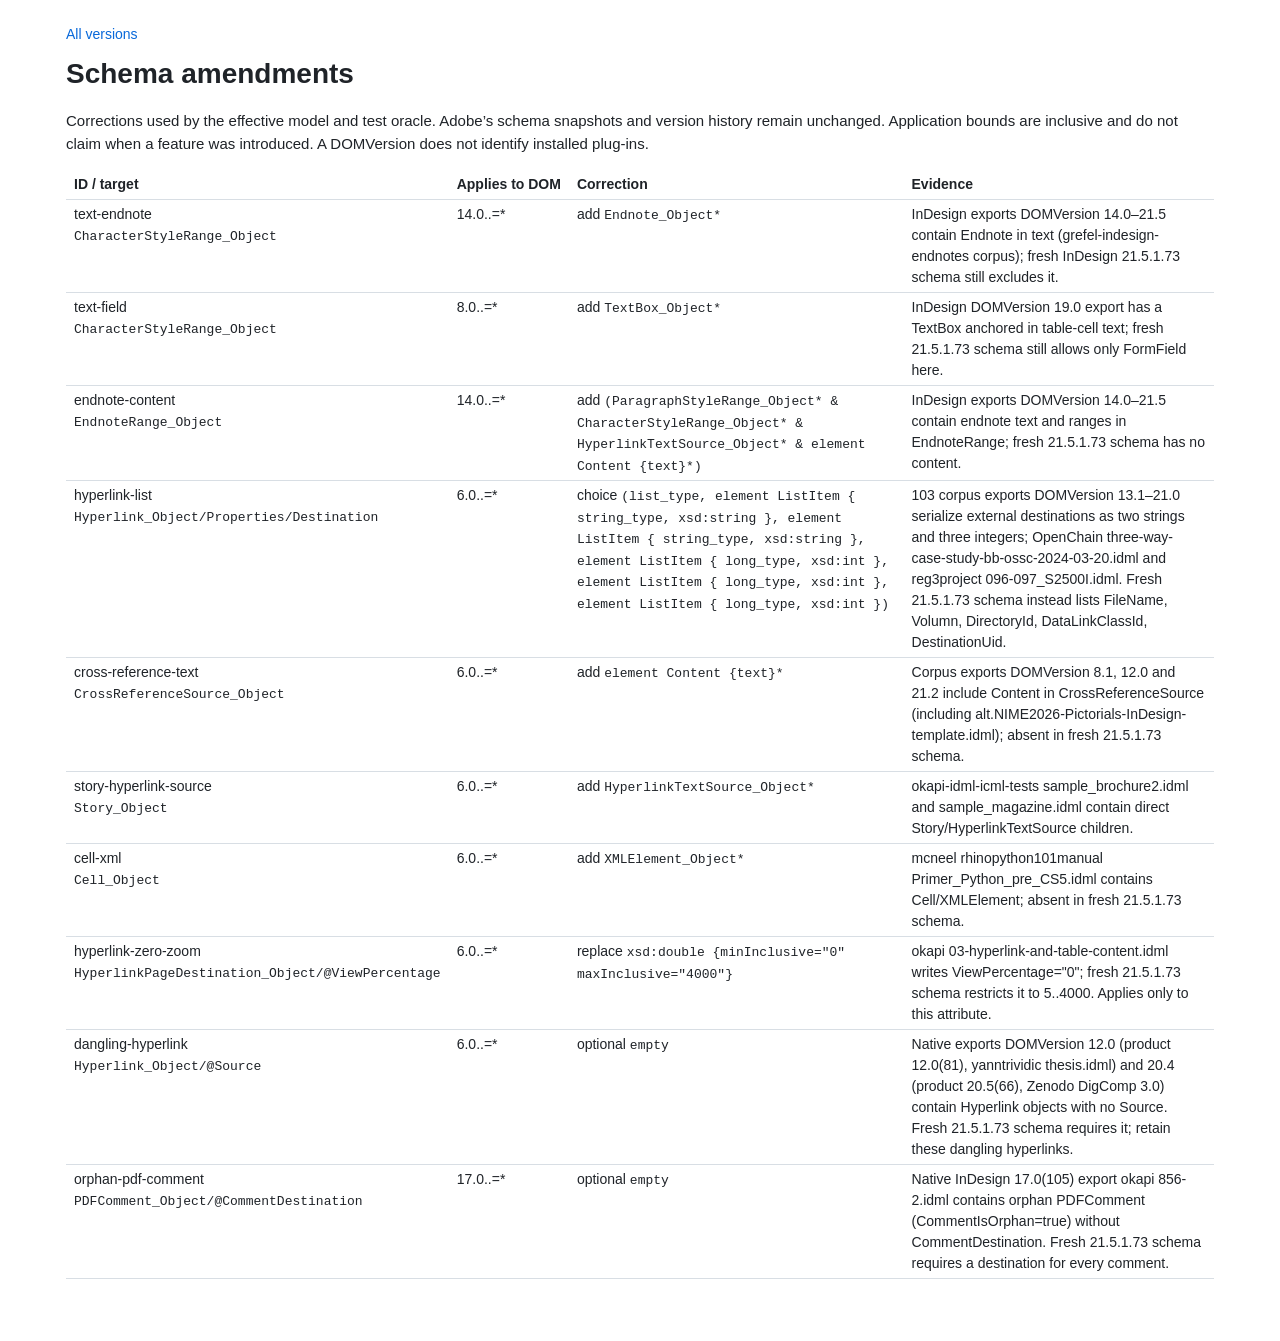
<file: docs/amendments.html>
<!doctype html>
<html lang="en">
<head>
<meta charset="utf-8">
<meta name="viewport" content="width=device-width, initial-scale=1">
<title>IDML schema amendments</title>
<link rel="stylesheet" href="style.css">
</head>
<body>
<!-- @generated by idml-codegen from the schemas in schemas/. Do not edit. -->
<nav><a href="index.html">All versions</a></nav><h1>Schema amendments</h1><p>Corrections used by the effective model and test oracle. Adobe’s schema snapshots and version history remain unchanged. Application bounds are inclusive and do not claim when a feature was introduced. A DOMVersion does not identify installed plug-ins.</p><table><tr><th>ID / target</th><th>Applies to DOM</th><th>Correction</th><th>Evidence</th></tr><tr><td>text-endnote<br><code>CharacterStyleRange_Object</code></td><td>14.0..=*</td><td>add <code>Endnote_Object*</code></td><td>InDesign exports DOMVersion 14.0–21.5 contain Endnote in text (grefel-indesign-endnotes corpus); fresh InDesign 21.5.1.73 schema still excludes it.</td></tr><tr><td>text-field<br><code>CharacterStyleRange_Object</code></td><td>8.0..=*</td><td>add <code>TextBox_Object*</code></td><td>InDesign DOMVersion 19.0 export has a TextBox anchored in table-cell text; fresh 21.5.1.73 schema still allows only FormField here.</td></tr><tr><td>endnote-content<br><code>EndnoteRange_Object</code></td><td>14.0..=*</td><td>add <code>(ParagraphStyleRange_Object* &amp; CharacterStyleRange_Object* &amp; HyperlinkTextSource_Object* &amp; element Content {text}*)</code></td><td>InDesign exports DOMVersion 14.0–21.5 contain endnote text and ranges in EndnoteRange; fresh 21.5.1.73 schema has no content.</td></tr><tr><td>hyperlink-list<br><code>Hyperlink_Object/Properties/Destination</code></td><td>6.0..=*</td><td>choice <code>(list_type, element ListItem { string_type, xsd:string }, element ListItem { string_type, xsd:string }, element ListItem { long_type, xsd:int }, element ListItem { long_type, xsd:int }, element ListItem { long_type, xsd:int })</code></td><td>103 corpus exports DOMVersion 13.1–21.0 serialize external destinations as two strings and three integers; OpenChain three-way-case-study-bb-ossc-2024-03-20.idml and reg3project 096-097_S2500I.idml. Fresh 21.5.1.73 schema instead lists FileName, Volumn, DirectoryId, DataLinkClassId, DestinationUid.</td></tr><tr><td>cross-reference-text<br><code>CrossReferenceSource_Object</code></td><td>6.0..=*</td><td>add <code>element Content {text}*</code></td><td>Corpus exports DOMVersion 8.1, 12.0 and 21.2 include Content in CrossReferenceSource (including alt.NIME2026-Pictorials-InDesign-template.idml); absent in fresh 21.5.1.73 schema.</td></tr><tr><td>story-hyperlink-source<br><code>Story_Object</code></td><td>6.0..=*</td><td>add <code>HyperlinkTextSource_Object*</code></td><td>okapi-idml-icml-tests sample_brochure2.idml and sample_magazine.idml contain direct Story/HyperlinkTextSource children.</td></tr><tr><td>cell-xml<br><code>Cell_Object</code></td><td>6.0..=*</td><td>add <code>XMLElement_Object*</code></td><td>mcneel rhinopython101manual Primer_Python_pre_CS5.idml contains Cell/XMLElement; absent in fresh 21.5.1.73 schema.</td></tr><tr><td>hyperlink-zero-zoom<br><code>HyperlinkPageDestination_Object/@ViewPercentage</code></td><td>6.0..=*</td><td>replace <code>xsd:double {minInclusive=&quot;0&quot; maxInclusive=&quot;4000&quot;}</code></td><td>okapi 03-hyperlink-and-table-content.idml writes ViewPercentage=&quot;0&quot;; fresh 21.5.1.73 schema restricts it to 5..4000. Applies only to this attribute.</td></tr><tr><td>dangling-hyperlink<br><code>Hyperlink_Object/@Source</code></td><td>6.0..=*</td><td>optional <code>empty</code></td><td>Native exports DOMVersion 12.0 (product 12.0(81), yanntrividic thesis.idml) and 20.4 (product 20.5(66), Zenodo DigComp 3.0) contain Hyperlink objects with no Source. Fresh 21.5.1.73 schema requires it; retain these dangling hyperlinks.</td></tr><tr><td>orphan-pdf-comment<br><code>PDFComment_Object/@CommentDestination</code></td><td>17.0..=*</td><td>optional <code>empty</code></td><td>Native InDesign 17.0(105) export okapi 856-2.idml contains orphan PDFComment (CommentIsOrphan=true) without CommentDestination. Fresh 21.5.1.73 schema requires a destination for every comment.</td></tr></table></body>
</html>
</file>
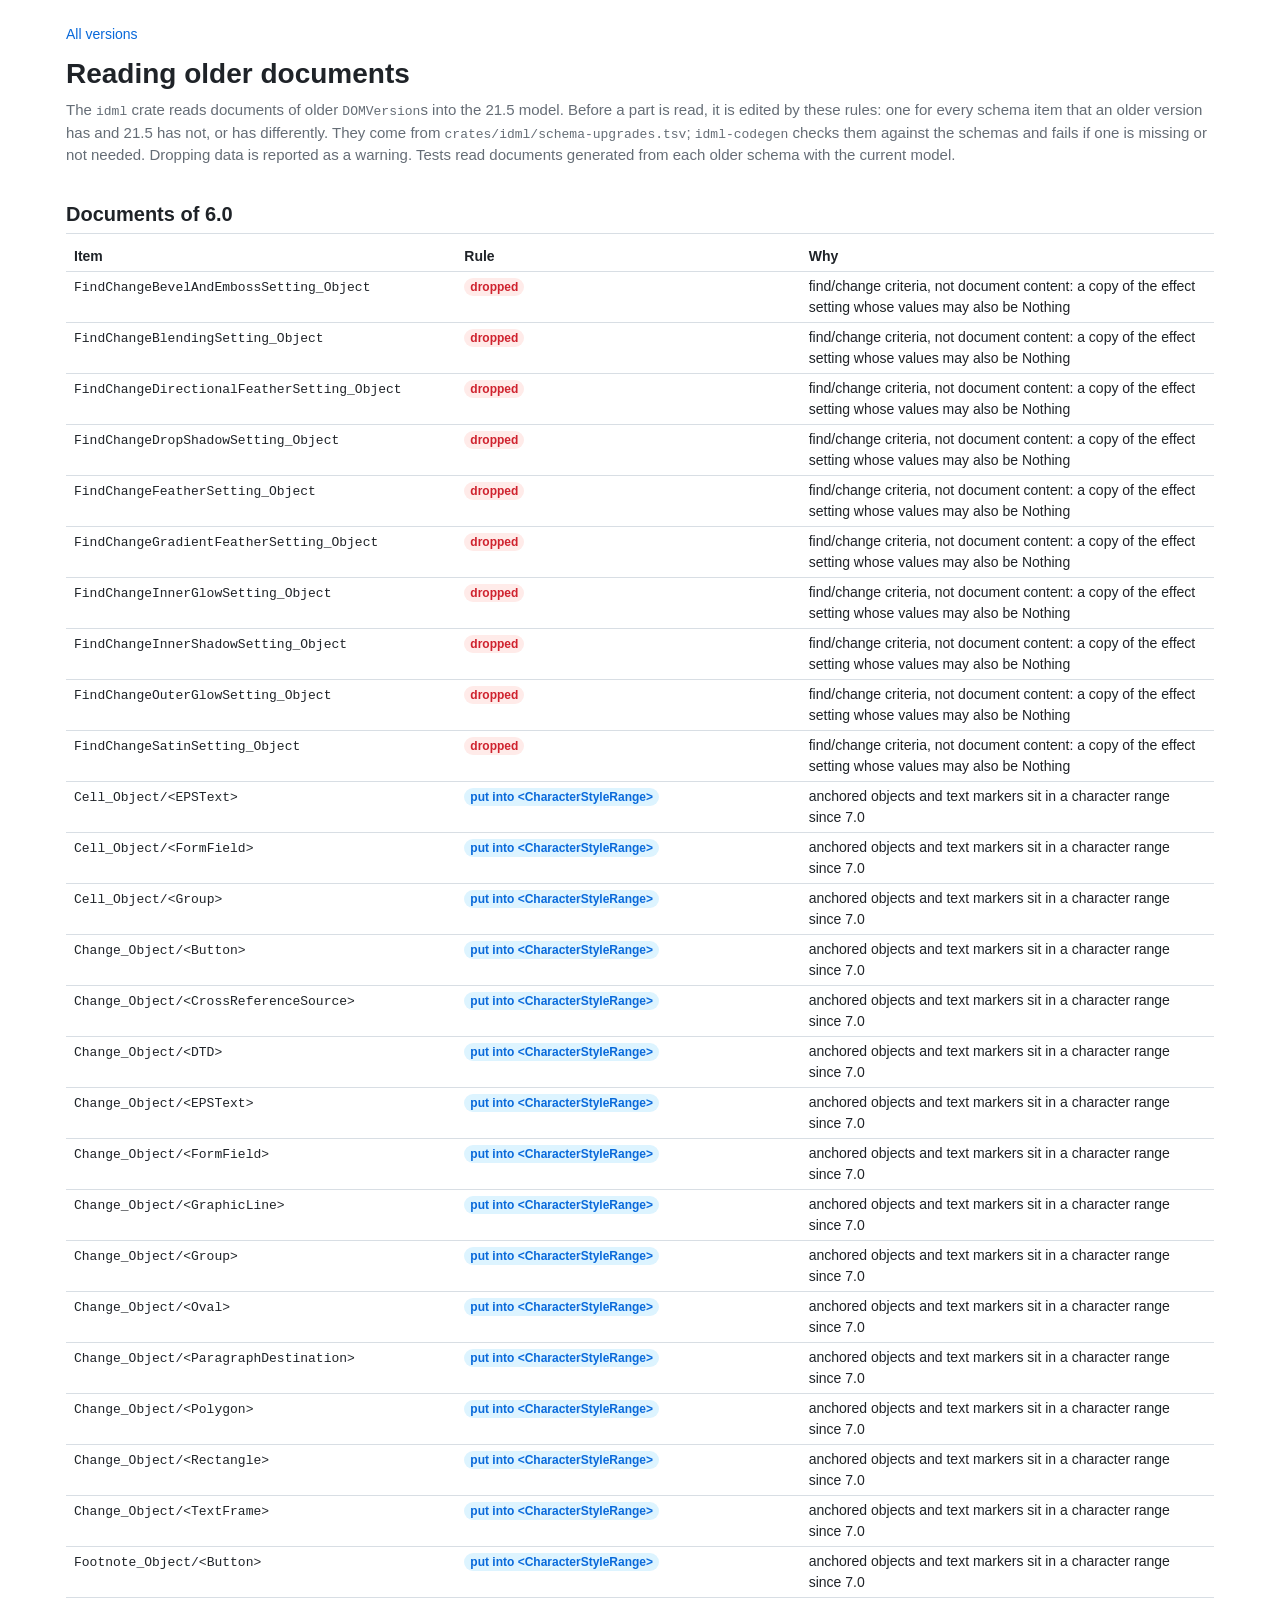
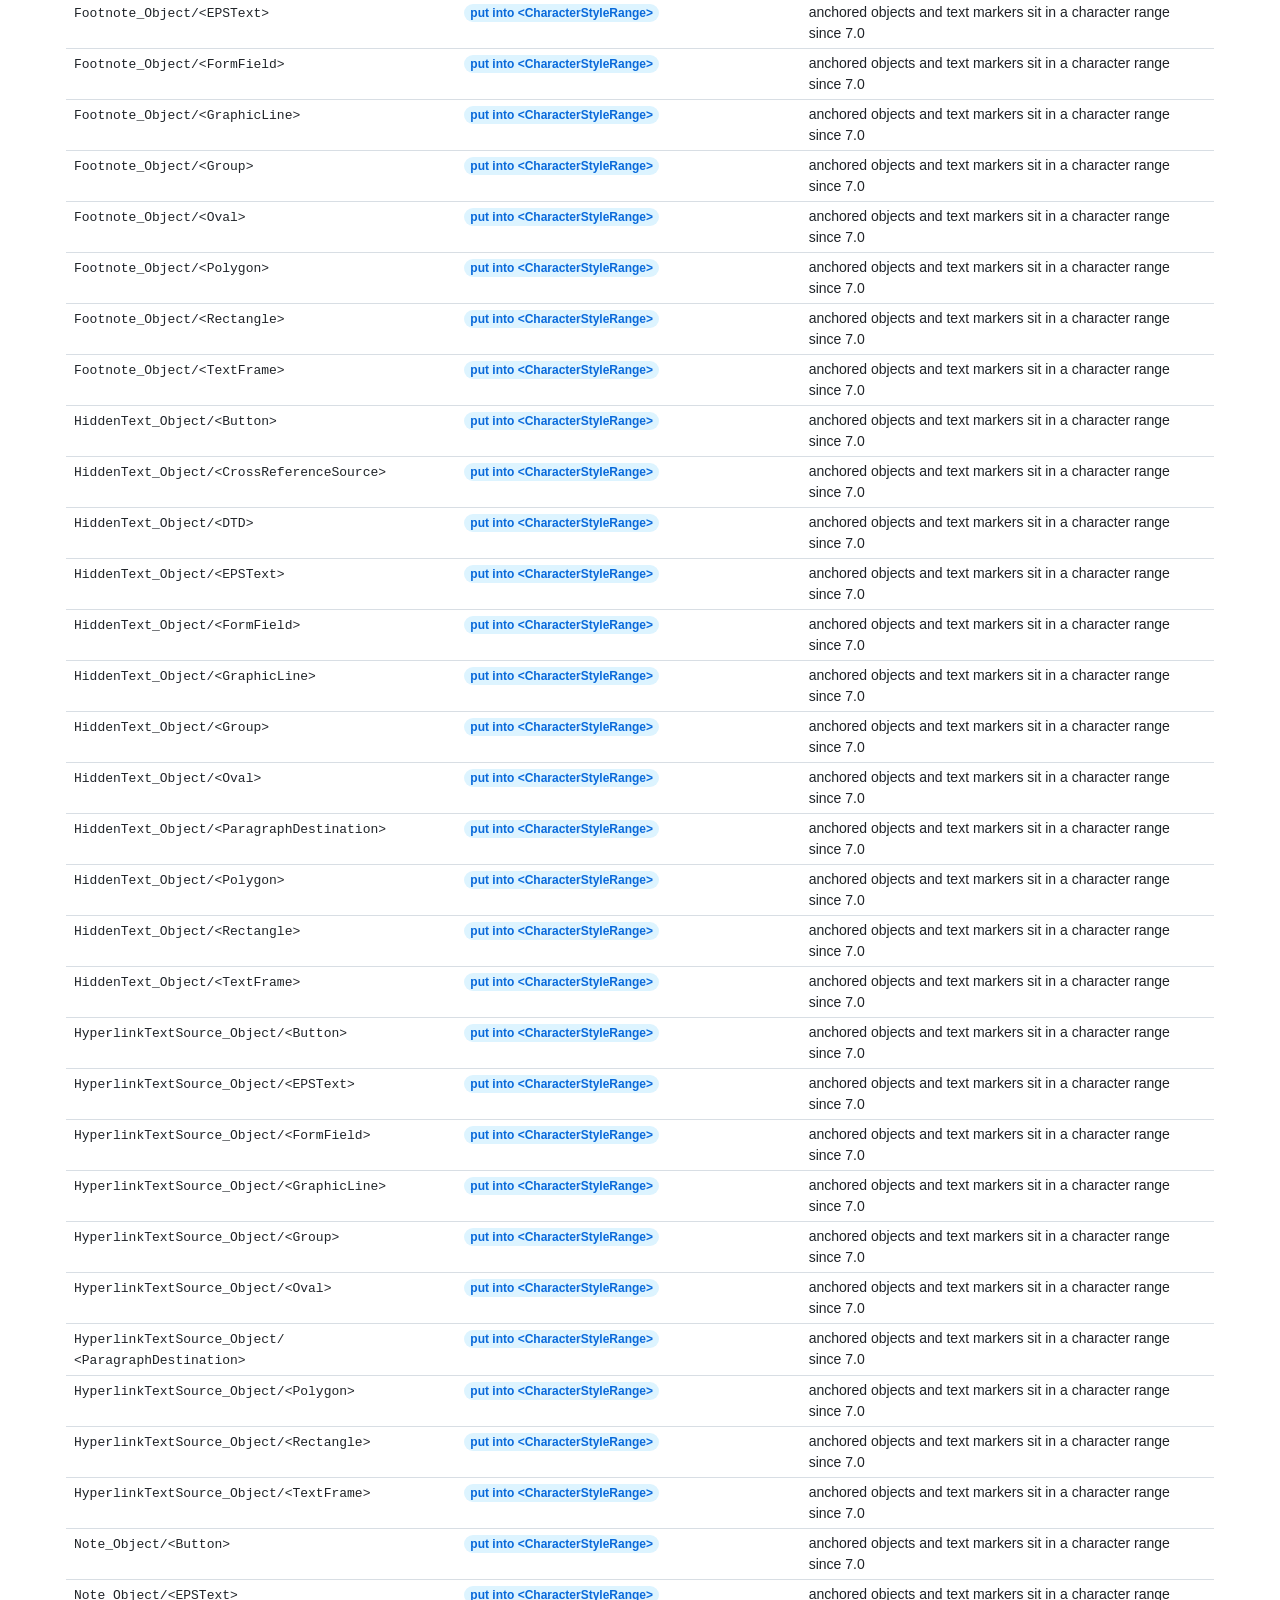
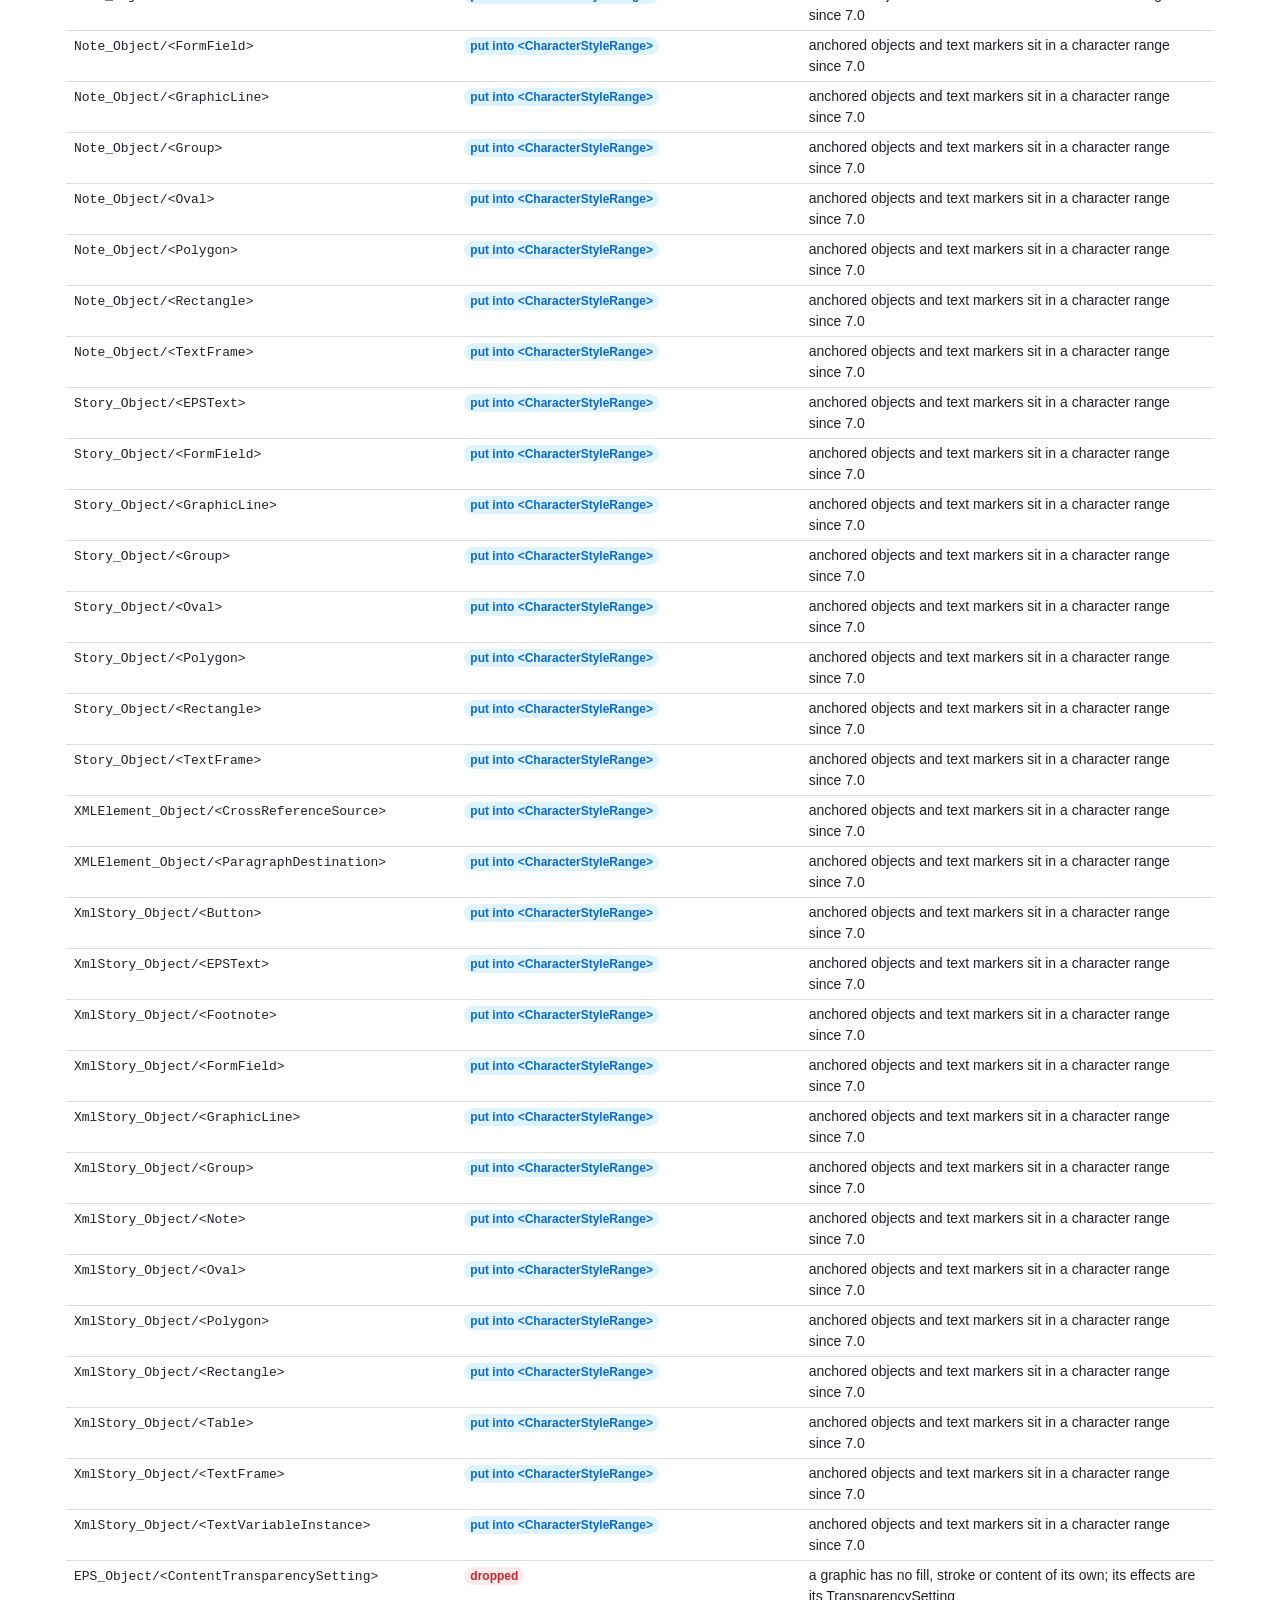
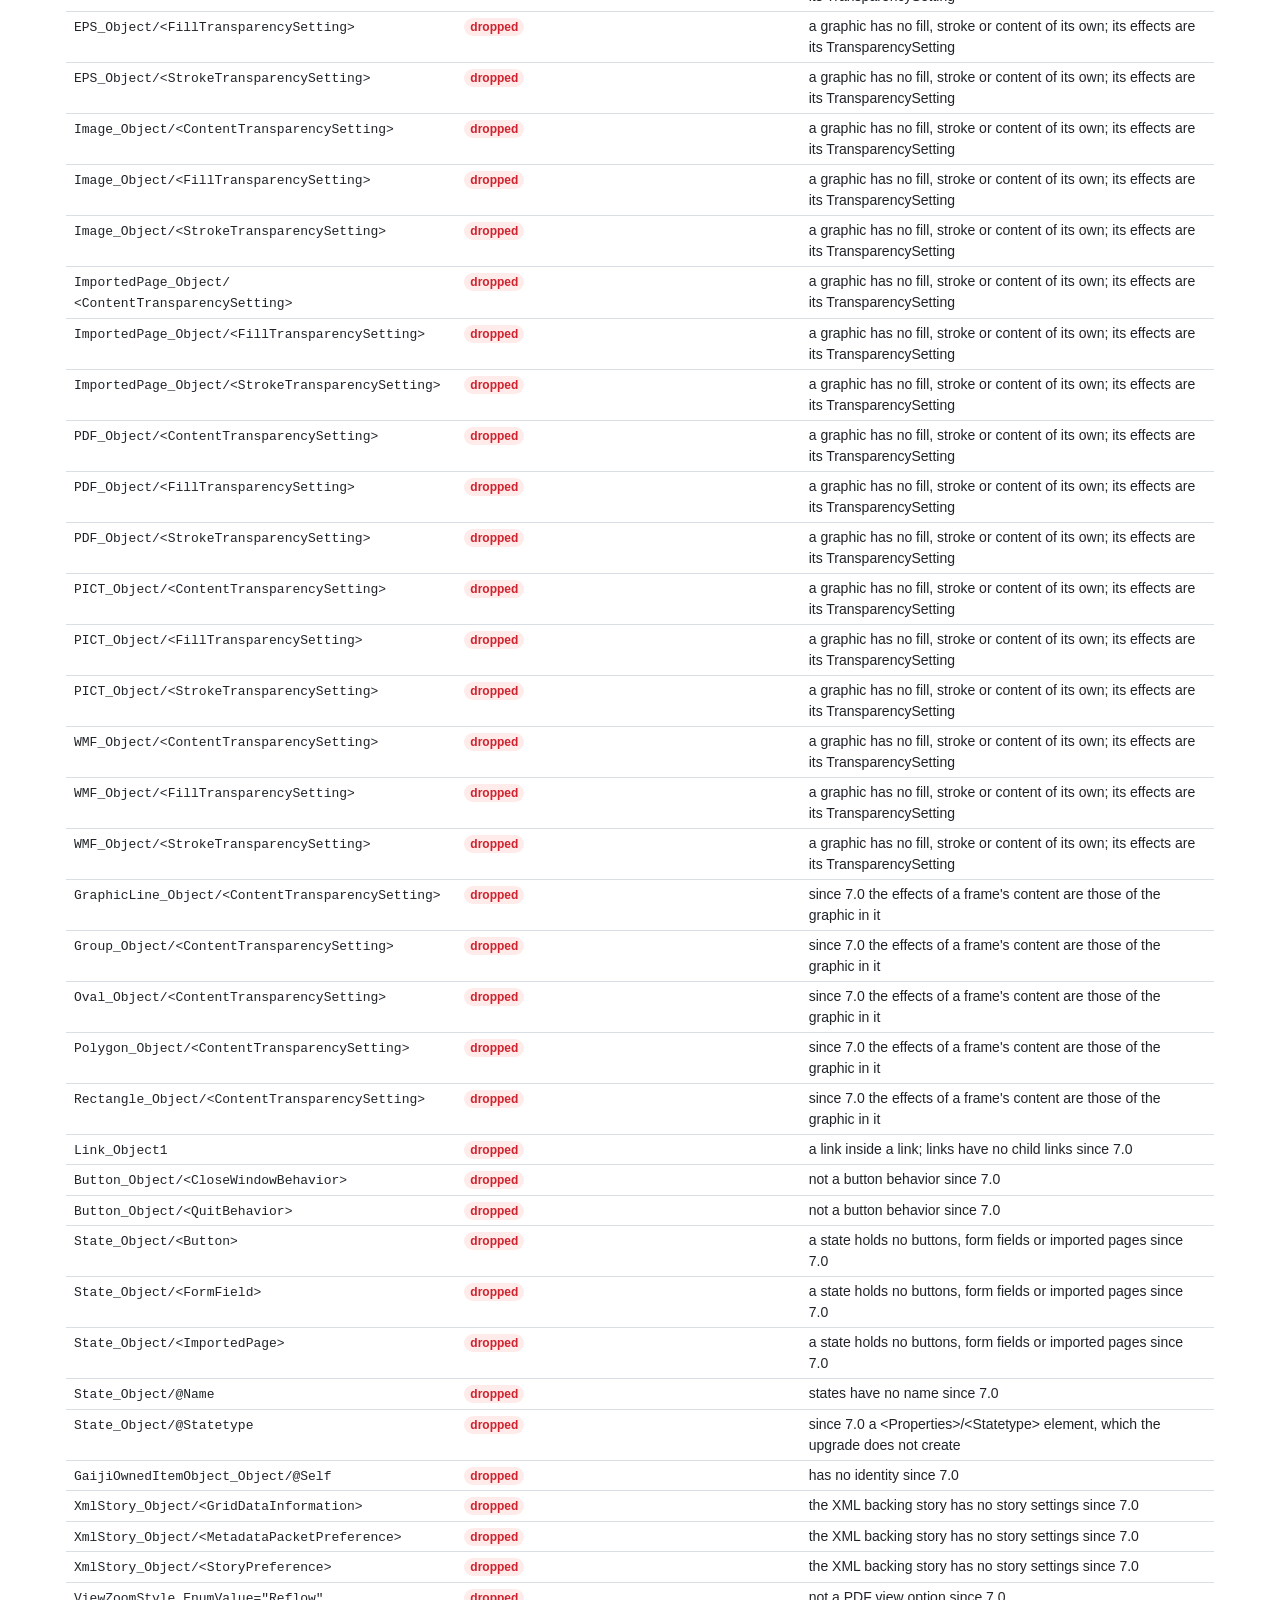
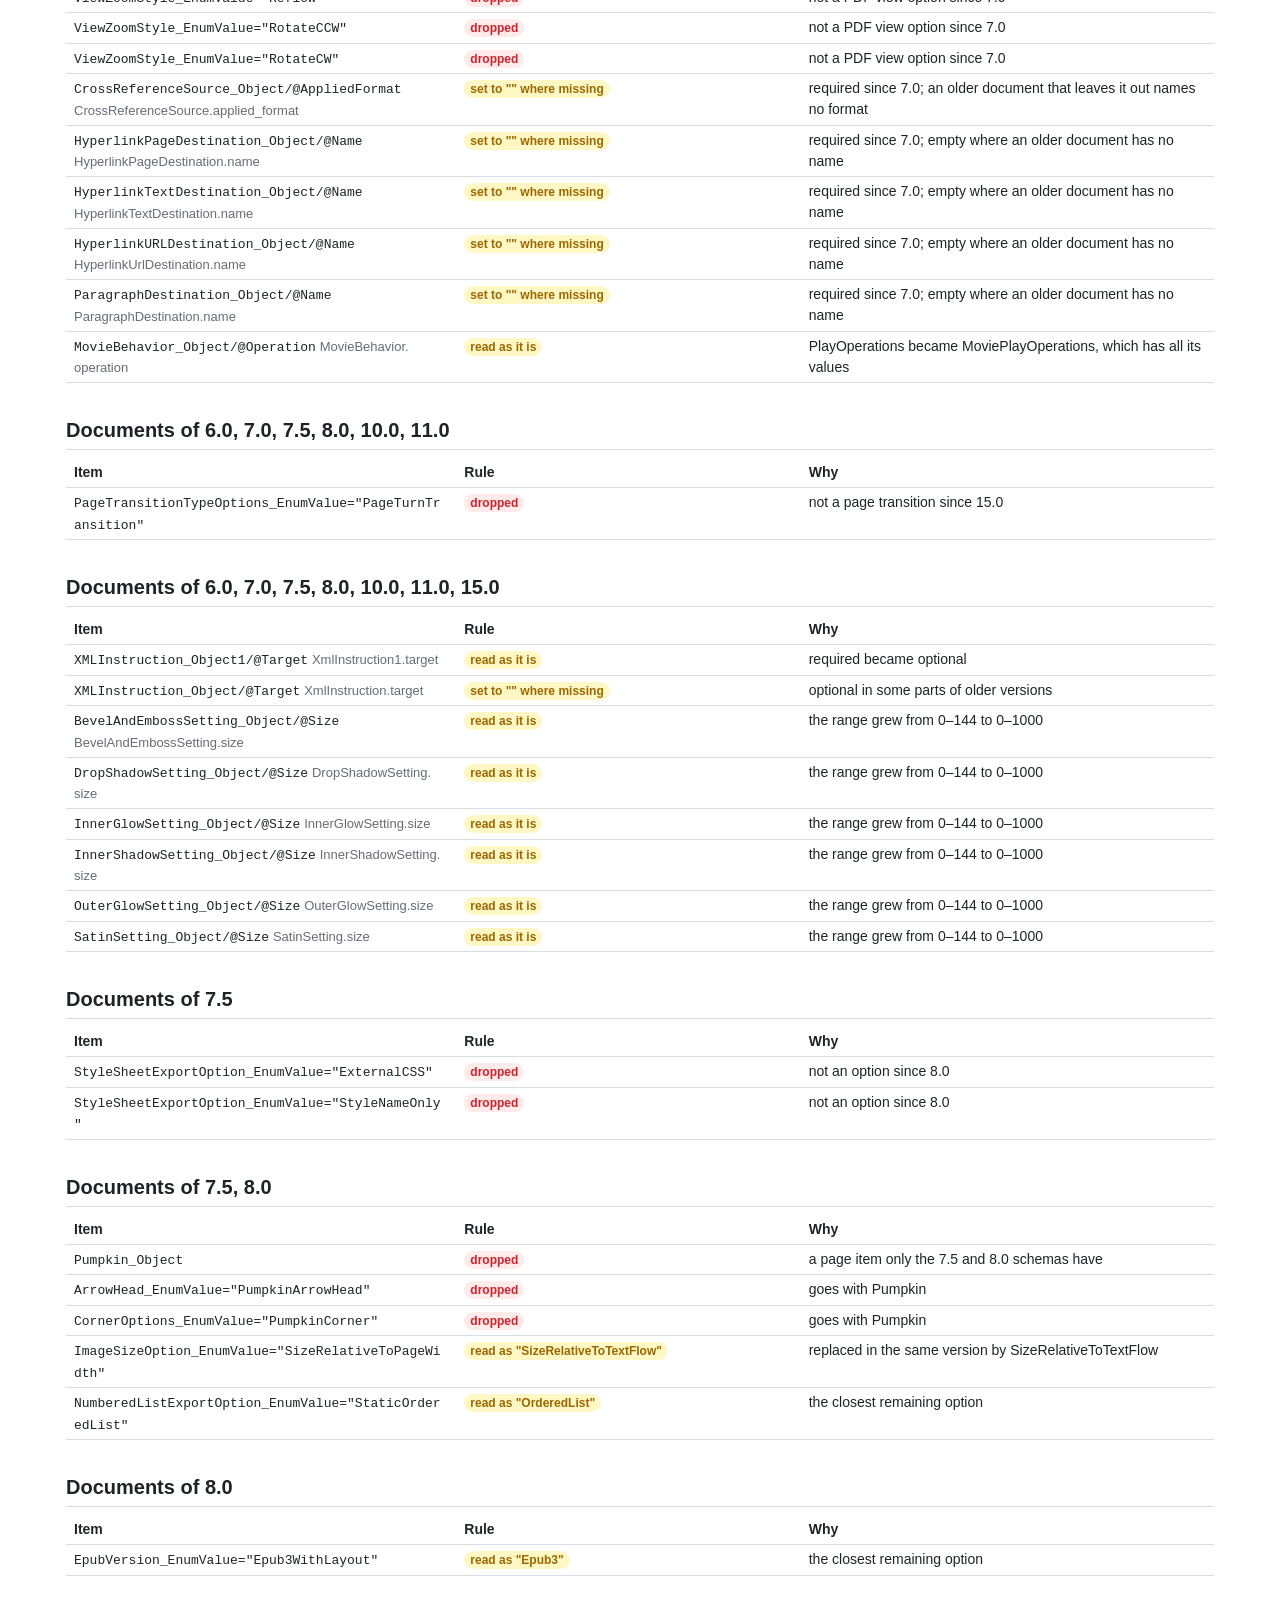
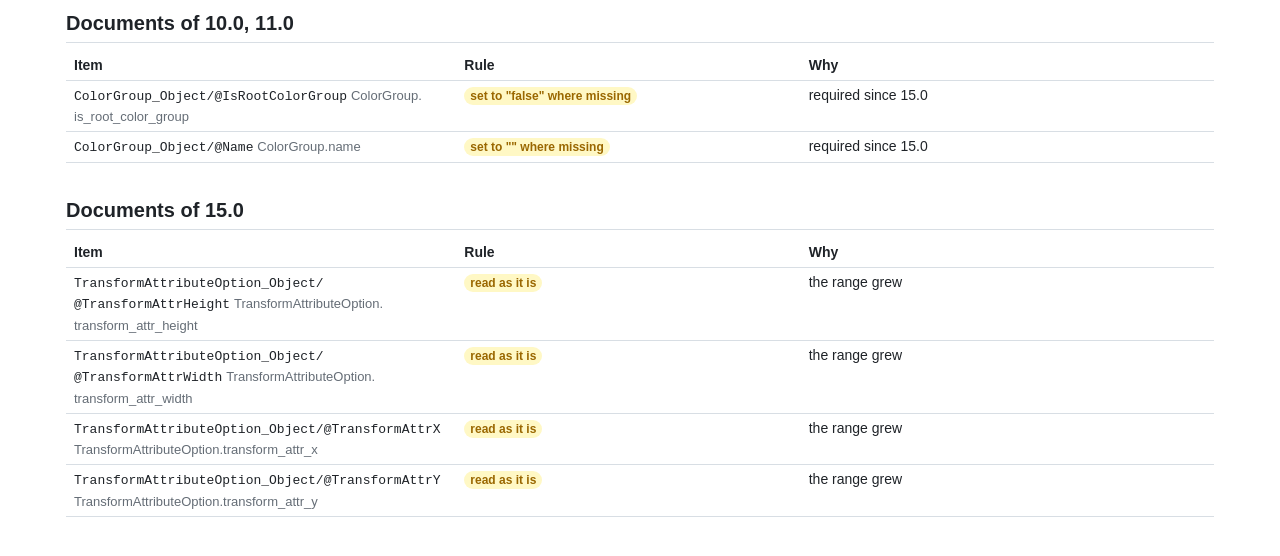
<file: docs/upgrades.html>
<!doctype html>
<html lang="en">
<head>
<meta charset="utf-8">
<meta name="viewport" content="width=device-width, initial-scale=1">
<title>Reading older IDML documents</title>
<link rel="stylesheet" href="style.css">
</head>
<body>
<!-- @generated by idml-codegen from the schemas in schemas/. Do not edit. -->
<nav><a href="index.html">All versions</a></nav>
<h1>Reading older documents</h1>
<p class="lead">The <code>idml</code> crate reads documents of older <code>DOMVersion</code>s into the 21.5 model. Before a part is read, it is edited by these rules: one for every schema item that an older version has and 21.5 has not, or has differently. They come from <code>crates/idml/schema-upgrades.tsv</code>; <code>idml-codegen</code> checks them against the schemas and fails if one is missing or not needed. Dropping data is reported as a warning. Tests read documents generated from each older schema with the current model.</p>
<h2>Documents of 6.0</h2>
<div class="scroll"><table class="items">
<colgroup><col class="c-item"><col class="c-rule"><col></colgroup>
<tr><th>Item</th><th>Rule</th><th>Why</th></tr>
<tr><td><code>FindChangeBevelAndEmbossSetting_Object</code></td><td><span class="badge removed">dropped</span></td><td>find/change criteria, not document content: a copy of the effect setting whose values may also be Nothing</td></tr>
<tr><td><code>FindChangeBlendingSetting_Object</code></td><td><span class="badge removed">dropped</span></td><td>find/change criteria, not document content: a copy of the effect setting whose values may also be Nothing</td></tr>
<tr><td><code>FindChangeDirectionalFeatherSetting_Object</code></td><td><span class="badge removed">dropped</span></td><td>find/change criteria, not document content: a copy of the effect setting whose values may also be Nothing</td></tr>
<tr><td><code>FindChangeDropShadowSetting_Object</code></td><td><span class="badge removed">dropped</span></td><td>find/change criteria, not document content: a copy of the effect setting whose values may also be Nothing</td></tr>
<tr><td><code>FindChangeFeatherSetting_Object</code></td><td><span class="badge removed">dropped</span></td><td>find/change criteria, not document content: a copy of the effect setting whose values may also be Nothing</td></tr>
<tr><td><code>FindChangeGradientFeatherSetting_Object</code></td><td><span class="badge removed">dropped</span></td><td>find/change criteria, not document content: a copy of the effect setting whose values may also be Nothing</td></tr>
<tr><td><code>FindChangeInnerGlowSetting_Object</code></td><td><span class="badge removed">dropped</span></td><td>find/change criteria, not document content: a copy of the effect setting whose values may also be Nothing</td></tr>
<tr><td><code>FindChangeInnerShadowSetting_Object</code></td><td><span class="badge removed">dropped</span></td><td>find/change criteria, not document content: a copy of the effect setting whose values may also be Nothing</td></tr>
<tr><td><code>FindChangeOuterGlowSetting_Object</code></td><td><span class="badge removed">dropped</span></td><td>find/change criteria, not document content: a copy of the effect setting whose values may also be Nothing</td></tr>
<tr><td><code>FindChangeSatinSetting_Object</code></td><td><span class="badge removed">dropped</span></td><td>find/change criteria, not document content: a copy of the effect setting whose values may also be Nothing</td></tr>
<tr><td><code>Cell_Object/<wbr>&lt;EPSText&gt;</code></td><td><span class="badge moved">put into &lt;CharacterStyleRange&gt;</span></td><td>anchored objects and text markers sit in a character range since 7.0</td></tr>
<tr><td><code>Cell_Object/<wbr>&lt;FormField&gt;</code></td><td><span class="badge moved">put into &lt;CharacterStyleRange&gt;</span></td><td>anchored objects and text markers sit in a character range since 7.0</td></tr>
<tr><td><code>Cell_Object/<wbr>&lt;Group&gt;</code></td><td><span class="badge moved">put into &lt;CharacterStyleRange&gt;</span></td><td>anchored objects and text markers sit in a character range since 7.0</td></tr>
<tr><td><code>Change_Object/<wbr>&lt;Button&gt;</code></td><td><span class="badge moved">put into &lt;CharacterStyleRange&gt;</span></td><td>anchored objects and text markers sit in a character range since 7.0</td></tr>
<tr><td><code>Change_Object/<wbr>&lt;CrossReferenceSource&gt;</code></td><td><span class="badge moved">put into &lt;CharacterStyleRange&gt;</span></td><td>anchored objects and text markers sit in a character range since 7.0</td></tr>
<tr><td><code>Change_Object/<wbr>&lt;DTD&gt;</code></td><td><span class="badge moved">put into &lt;CharacterStyleRange&gt;</span></td><td>anchored objects and text markers sit in a character range since 7.0</td></tr>
<tr><td><code>Change_Object/<wbr>&lt;EPSText&gt;</code></td><td><span class="badge moved">put into &lt;CharacterStyleRange&gt;</span></td><td>anchored objects and text markers sit in a character range since 7.0</td></tr>
<tr><td><code>Change_Object/<wbr>&lt;FormField&gt;</code></td><td><span class="badge moved">put into &lt;CharacterStyleRange&gt;</span></td><td>anchored objects and text markers sit in a character range since 7.0</td></tr>
<tr><td><code>Change_Object/<wbr>&lt;GraphicLine&gt;</code></td><td><span class="badge moved">put into &lt;CharacterStyleRange&gt;</span></td><td>anchored objects and text markers sit in a character range since 7.0</td></tr>
<tr><td><code>Change_Object/<wbr>&lt;Group&gt;</code></td><td><span class="badge moved">put into &lt;CharacterStyleRange&gt;</span></td><td>anchored objects and text markers sit in a character range since 7.0</td></tr>
<tr><td><code>Change_Object/<wbr>&lt;Oval&gt;</code></td><td><span class="badge moved">put into &lt;CharacterStyleRange&gt;</span></td><td>anchored objects and text markers sit in a character range since 7.0</td></tr>
<tr><td><code>Change_Object/<wbr>&lt;ParagraphDestination&gt;</code></td><td><span class="badge moved">put into &lt;CharacterStyleRange&gt;</span></td><td>anchored objects and text markers sit in a character range since 7.0</td></tr>
<tr><td><code>Change_Object/<wbr>&lt;Polygon&gt;</code></td><td><span class="badge moved">put into &lt;CharacterStyleRange&gt;</span></td><td>anchored objects and text markers sit in a character range since 7.0</td></tr>
<tr><td><code>Change_Object/<wbr>&lt;Rectangle&gt;</code></td><td><span class="badge moved">put into &lt;CharacterStyleRange&gt;</span></td><td>anchored objects and text markers sit in a character range since 7.0</td></tr>
<tr><td><code>Change_Object/<wbr>&lt;TextFrame&gt;</code></td><td><span class="badge moved">put into &lt;CharacterStyleRange&gt;</span></td><td>anchored objects and text markers sit in a character range since 7.0</td></tr>
<tr><td><code>Footnote_Object/<wbr>&lt;Button&gt;</code></td><td><span class="badge moved">put into &lt;CharacterStyleRange&gt;</span></td><td>anchored objects and text markers sit in a character range since 7.0</td></tr>
<tr><td><code>Footnote_Object/<wbr>&lt;EPSText&gt;</code></td><td><span class="badge moved">put into &lt;CharacterStyleRange&gt;</span></td><td>anchored objects and text markers sit in a character range since 7.0</td></tr>
<tr><td><code>Footnote_Object/<wbr>&lt;FormField&gt;</code></td><td><span class="badge moved">put into &lt;CharacterStyleRange&gt;</span></td><td>anchored objects and text markers sit in a character range since 7.0</td></tr>
<tr><td><code>Footnote_Object/<wbr>&lt;GraphicLine&gt;</code></td><td><span class="badge moved">put into &lt;CharacterStyleRange&gt;</span></td><td>anchored objects and text markers sit in a character range since 7.0</td></tr>
<tr><td><code>Footnote_Object/<wbr>&lt;Group&gt;</code></td><td><span class="badge moved">put into &lt;CharacterStyleRange&gt;</span></td><td>anchored objects and text markers sit in a character range since 7.0</td></tr>
<tr><td><code>Footnote_Object/<wbr>&lt;Oval&gt;</code></td><td><span class="badge moved">put into &lt;CharacterStyleRange&gt;</span></td><td>anchored objects and text markers sit in a character range since 7.0</td></tr>
<tr><td><code>Footnote_Object/<wbr>&lt;Polygon&gt;</code></td><td><span class="badge moved">put into &lt;CharacterStyleRange&gt;</span></td><td>anchored objects and text markers sit in a character range since 7.0</td></tr>
<tr><td><code>Footnote_Object/<wbr>&lt;Rectangle&gt;</code></td><td><span class="badge moved">put into &lt;CharacterStyleRange&gt;</span></td><td>anchored objects and text markers sit in a character range since 7.0</td></tr>
<tr><td><code>Footnote_Object/<wbr>&lt;TextFrame&gt;</code></td><td><span class="badge moved">put into &lt;CharacterStyleRange&gt;</span></td><td>anchored objects and text markers sit in a character range since 7.0</td></tr>
<tr><td><code>HiddenText_Object/<wbr>&lt;Button&gt;</code></td><td><span class="badge moved">put into &lt;CharacterStyleRange&gt;</span></td><td>anchored objects and text markers sit in a character range since 7.0</td></tr>
<tr><td><code>HiddenText_Object/<wbr>&lt;CrossReferenceSource&gt;</code></td><td><span class="badge moved">put into &lt;CharacterStyleRange&gt;</span></td><td>anchored objects and text markers sit in a character range since 7.0</td></tr>
<tr><td><code>HiddenText_Object/<wbr>&lt;DTD&gt;</code></td><td><span class="badge moved">put into &lt;CharacterStyleRange&gt;</span></td><td>anchored objects and text markers sit in a character range since 7.0</td></tr>
<tr><td><code>HiddenText_Object/<wbr>&lt;EPSText&gt;</code></td><td><span class="badge moved">put into &lt;CharacterStyleRange&gt;</span></td><td>anchored objects and text markers sit in a character range since 7.0</td></tr>
<tr><td><code>HiddenText_Object/<wbr>&lt;FormField&gt;</code></td><td><span class="badge moved">put into &lt;CharacterStyleRange&gt;</span></td><td>anchored objects and text markers sit in a character range since 7.0</td></tr>
<tr><td><code>HiddenText_Object/<wbr>&lt;GraphicLine&gt;</code></td><td><span class="badge moved">put into &lt;CharacterStyleRange&gt;</span></td><td>anchored objects and text markers sit in a character range since 7.0</td></tr>
<tr><td><code>HiddenText_Object/<wbr>&lt;Group&gt;</code></td><td><span class="badge moved">put into &lt;CharacterStyleRange&gt;</span></td><td>anchored objects and text markers sit in a character range since 7.0</td></tr>
<tr><td><code>HiddenText_Object/<wbr>&lt;Oval&gt;</code></td><td><span class="badge moved">put into &lt;CharacterStyleRange&gt;</span></td><td>anchored objects and text markers sit in a character range since 7.0</td></tr>
<tr><td><code>HiddenText_Object/<wbr>&lt;ParagraphDestination&gt;</code></td><td><span class="badge moved">put into &lt;CharacterStyleRange&gt;</span></td><td>anchored objects and text markers sit in a character range since 7.0</td></tr>
<tr><td><code>HiddenText_Object/<wbr>&lt;Polygon&gt;</code></td><td><span class="badge moved">put into &lt;CharacterStyleRange&gt;</span></td><td>anchored objects and text markers sit in a character range since 7.0</td></tr>
<tr><td><code>HiddenText_Object/<wbr>&lt;Rectangle&gt;</code></td><td><span class="badge moved">put into &lt;CharacterStyleRange&gt;</span></td><td>anchored objects and text markers sit in a character range since 7.0</td></tr>
<tr><td><code>HiddenText_Object/<wbr>&lt;TextFrame&gt;</code></td><td><span class="badge moved">put into &lt;CharacterStyleRange&gt;</span></td><td>anchored objects and text markers sit in a character range since 7.0</td></tr>
<tr><td><code>HyperlinkTextSource_Object/<wbr>&lt;Button&gt;</code></td><td><span class="badge moved">put into &lt;CharacterStyleRange&gt;</span></td><td>anchored objects and text markers sit in a character range since 7.0</td></tr>
<tr><td><code>HyperlinkTextSource_Object/<wbr>&lt;EPSText&gt;</code></td><td><span class="badge moved">put into &lt;CharacterStyleRange&gt;</span></td><td>anchored objects and text markers sit in a character range since 7.0</td></tr>
<tr><td><code>HyperlinkTextSource_Object/<wbr>&lt;FormField&gt;</code></td><td><span class="badge moved">put into &lt;CharacterStyleRange&gt;</span></td><td>anchored objects and text markers sit in a character range since 7.0</td></tr>
<tr><td><code>HyperlinkTextSource_Object/<wbr>&lt;GraphicLine&gt;</code></td><td><span class="badge moved">put into &lt;CharacterStyleRange&gt;</span></td><td>anchored objects and text markers sit in a character range since 7.0</td></tr>
<tr><td><code>HyperlinkTextSource_Object/<wbr>&lt;Group&gt;</code></td><td><span class="badge moved">put into &lt;CharacterStyleRange&gt;</span></td><td>anchored objects and text markers sit in a character range since 7.0</td></tr>
<tr><td><code>HyperlinkTextSource_Object/<wbr>&lt;Oval&gt;</code></td><td><span class="badge moved">put into &lt;CharacterStyleRange&gt;</span></td><td>anchored objects and text markers sit in a character range since 7.0</td></tr>
<tr><td><code>HyperlinkTextSource_Object/<wbr>&lt;ParagraphDestination&gt;</code></td><td><span class="badge moved">put into &lt;CharacterStyleRange&gt;</span></td><td>anchored objects and text markers sit in a character range since 7.0</td></tr>
<tr><td><code>HyperlinkTextSource_Object/<wbr>&lt;Polygon&gt;</code></td><td><span class="badge moved">put into &lt;CharacterStyleRange&gt;</span></td><td>anchored objects and text markers sit in a character range since 7.0</td></tr>
<tr><td><code>HyperlinkTextSource_Object/<wbr>&lt;Rectangle&gt;</code></td><td><span class="badge moved">put into &lt;CharacterStyleRange&gt;</span></td><td>anchored objects and text markers sit in a character range since 7.0</td></tr>
<tr><td><code>HyperlinkTextSource_Object/<wbr>&lt;TextFrame&gt;</code></td><td><span class="badge moved">put into &lt;CharacterStyleRange&gt;</span></td><td>anchored objects and text markers sit in a character range since 7.0</td></tr>
<tr><td><code>Note_Object/<wbr>&lt;Button&gt;</code></td><td><span class="badge moved">put into &lt;CharacterStyleRange&gt;</span></td><td>anchored objects and text markers sit in a character range since 7.0</td></tr>
<tr><td><code>Note_Object/<wbr>&lt;EPSText&gt;</code></td><td><span class="badge moved">put into &lt;CharacterStyleRange&gt;</span></td><td>anchored objects and text markers sit in a character range since 7.0</td></tr>
<tr><td><code>Note_Object/<wbr>&lt;FormField&gt;</code></td><td><span class="badge moved">put into &lt;CharacterStyleRange&gt;</span></td><td>anchored objects and text markers sit in a character range since 7.0</td></tr>
<tr><td><code>Note_Object/<wbr>&lt;GraphicLine&gt;</code></td><td><span class="badge moved">put into &lt;CharacterStyleRange&gt;</span></td><td>anchored objects and text markers sit in a character range since 7.0</td></tr>
<tr><td><code>Note_Object/<wbr>&lt;Group&gt;</code></td><td><span class="badge moved">put into &lt;CharacterStyleRange&gt;</span></td><td>anchored objects and text markers sit in a character range since 7.0</td></tr>
<tr><td><code>Note_Object/<wbr>&lt;Oval&gt;</code></td><td><span class="badge moved">put into &lt;CharacterStyleRange&gt;</span></td><td>anchored objects and text markers sit in a character range since 7.0</td></tr>
<tr><td><code>Note_Object/<wbr>&lt;Polygon&gt;</code></td><td><span class="badge moved">put into &lt;CharacterStyleRange&gt;</span></td><td>anchored objects and text markers sit in a character range since 7.0</td></tr>
<tr><td><code>Note_Object/<wbr>&lt;Rectangle&gt;</code></td><td><span class="badge moved">put into &lt;CharacterStyleRange&gt;</span></td><td>anchored objects and text markers sit in a character range since 7.0</td></tr>
<tr><td><code>Note_Object/<wbr>&lt;TextFrame&gt;</code></td><td><span class="badge moved">put into &lt;CharacterStyleRange&gt;</span></td><td>anchored objects and text markers sit in a character range since 7.0</td></tr>
<tr><td><code>Story_Object/<wbr>&lt;EPSText&gt;</code></td><td><span class="badge moved">put into &lt;CharacterStyleRange&gt;</span></td><td>anchored objects and text markers sit in a character range since 7.0</td></tr>
<tr><td><code>Story_Object/<wbr>&lt;FormField&gt;</code></td><td><span class="badge moved">put into &lt;CharacterStyleRange&gt;</span></td><td>anchored objects and text markers sit in a character range since 7.0</td></tr>
<tr><td><code>Story_Object/<wbr>&lt;GraphicLine&gt;</code></td><td><span class="badge moved">put into &lt;CharacterStyleRange&gt;</span></td><td>anchored objects and text markers sit in a character range since 7.0</td></tr>
<tr><td><code>Story_Object/<wbr>&lt;Group&gt;</code></td><td><span class="badge moved">put into &lt;CharacterStyleRange&gt;</span></td><td>anchored objects and text markers sit in a character range since 7.0</td></tr>
<tr><td><code>Story_Object/<wbr>&lt;Oval&gt;</code></td><td><span class="badge moved">put into &lt;CharacterStyleRange&gt;</span></td><td>anchored objects and text markers sit in a character range since 7.0</td></tr>
<tr><td><code>Story_Object/<wbr>&lt;Polygon&gt;</code></td><td><span class="badge moved">put into &lt;CharacterStyleRange&gt;</span></td><td>anchored objects and text markers sit in a character range since 7.0</td></tr>
<tr><td><code>Story_Object/<wbr>&lt;Rectangle&gt;</code></td><td><span class="badge moved">put into &lt;CharacterStyleRange&gt;</span></td><td>anchored objects and text markers sit in a character range since 7.0</td></tr>
<tr><td><code>Story_Object/<wbr>&lt;TextFrame&gt;</code></td><td><span class="badge moved">put into &lt;CharacterStyleRange&gt;</span></td><td>anchored objects and text markers sit in a character range since 7.0</td></tr>
<tr><td><code>XMLElement_Object/<wbr>&lt;CrossReferenceSource&gt;</code></td><td><span class="badge moved">put into &lt;CharacterStyleRange&gt;</span></td><td>anchored objects and text markers sit in a character range since 7.0</td></tr>
<tr><td><code>XMLElement_Object/<wbr>&lt;ParagraphDestination&gt;</code></td><td><span class="badge moved">put into &lt;CharacterStyleRange&gt;</span></td><td>anchored objects and text markers sit in a character range since 7.0</td></tr>
<tr><td><code>XmlStory_Object/<wbr>&lt;Button&gt;</code></td><td><span class="badge moved">put into &lt;CharacterStyleRange&gt;</span></td><td>anchored objects and text markers sit in a character range since 7.0</td></tr>
<tr><td><code>XmlStory_Object/<wbr>&lt;EPSText&gt;</code></td><td><span class="badge moved">put into &lt;CharacterStyleRange&gt;</span></td><td>anchored objects and text markers sit in a character range since 7.0</td></tr>
<tr><td><code>XmlStory_Object/<wbr>&lt;Footnote&gt;</code></td><td><span class="badge moved">put into &lt;CharacterStyleRange&gt;</span></td><td>anchored objects and text markers sit in a character range since 7.0</td></tr>
<tr><td><code>XmlStory_Object/<wbr>&lt;FormField&gt;</code></td><td><span class="badge moved">put into &lt;CharacterStyleRange&gt;</span></td><td>anchored objects and text markers sit in a character range since 7.0</td></tr>
<tr><td><code>XmlStory_Object/<wbr>&lt;GraphicLine&gt;</code></td><td><span class="badge moved">put into &lt;CharacterStyleRange&gt;</span></td><td>anchored objects and text markers sit in a character range since 7.0</td></tr>
<tr><td><code>XmlStory_Object/<wbr>&lt;Group&gt;</code></td><td><span class="badge moved">put into &lt;CharacterStyleRange&gt;</span></td><td>anchored objects and text markers sit in a character range since 7.0</td></tr>
<tr><td><code>XmlStory_Object/<wbr>&lt;Note&gt;</code></td><td><span class="badge moved">put into &lt;CharacterStyleRange&gt;</span></td><td>anchored objects and text markers sit in a character range since 7.0</td></tr>
<tr><td><code>XmlStory_Object/<wbr>&lt;Oval&gt;</code></td><td><span class="badge moved">put into &lt;CharacterStyleRange&gt;</span></td><td>anchored objects and text markers sit in a character range since 7.0</td></tr>
<tr><td><code>XmlStory_Object/<wbr>&lt;Polygon&gt;</code></td><td><span class="badge moved">put into &lt;CharacterStyleRange&gt;</span></td><td>anchored objects and text markers sit in a character range since 7.0</td></tr>
<tr><td><code>XmlStory_Object/<wbr>&lt;Rectangle&gt;</code></td><td><span class="badge moved">put into &lt;CharacterStyleRange&gt;</span></td><td>anchored objects and text markers sit in a character range since 7.0</td></tr>
<tr><td><code>XmlStory_Object/<wbr>&lt;Table&gt;</code></td><td><span class="badge moved">put into &lt;CharacterStyleRange&gt;</span></td><td>anchored objects and text markers sit in a character range since 7.0</td></tr>
<tr><td><code>XmlStory_Object/<wbr>&lt;TextFrame&gt;</code></td><td><span class="badge moved">put into &lt;CharacterStyleRange&gt;</span></td><td>anchored objects and text markers sit in a character range since 7.0</td></tr>
<tr><td><code>XmlStory_Object/<wbr>&lt;TextVariableInstance&gt;</code></td><td><span class="badge moved">put into &lt;CharacterStyleRange&gt;</span></td><td>anchored objects and text markers sit in a character range since 7.0</td></tr>
<tr><td><code>EPS_Object/<wbr>&lt;ContentTransparencySetting&gt;</code></td><td><span class="badge removed">dropped</span></td><td>a graphic has no fill, stroke or content of its own; its effects are its TransparencySetting</td></tr>
<tr><td><code>EPS_Object/<wbr>&lt;FillTransparencySetting&gt;</code></td><td><span class="badge removed">dropped</span></td><td>a graphic has no fill, stroke or content of its own; its effects are its TransparencySetting</td></tr>
<tr><td><code>EPS_Object/<wbr>&lt;StrokeTransparencySetting&gt;</code></td><td><span class="badge removed">dropped</span></td><td>a graphic has no fill, stroke or content of its own; its effects are its TransparencySetting</td></tr>
<tr><td><code>Image_Object/<wbr>&lt;ContentTransparencySetting&gt;</code></td><td><span class="badge removed">dropped</span></td><td>a graphic has no fill, stroke or content of its own; its effects are its TransparencySetting</td></tr>
<tr><td><code>Image_Object/<wbr>&lt;FillTransparencySetting&gt;</code></td><td><span class="badge removed">dropped</span></td><td>a graphic has no fill, stroke or content of its own; its effects are its TransparencySetting</td></tr>
<tr><td><code>Image_Object/<wbr>&lt;StrokeTransparencySetting&gt;</code></td><td><span class="badge removed">dropped</span></td><td>a graphic has no fill, stroke or content of its own; its effects are its TransparencySetting</td></tr>
<tr><td><code>ImportedPage_Object/<wbr>&lt;ContentTransparencySetting&gt;</code></td><td><span class="badge removed">dropped</span></td><td>a graphic has no fill, stroke or content of its own; its effects are its TransparencySetting</td></tr>
<tr><td><code>ImportedPage_Object/<wbr>&lt;FillTransparencySetting&gt;</code></td><td><span class="badge removed">dropped</span></td><td>a graphic has no fill, stroke or content of its own; its effects are its TransparencySetting</td></tr>
<tr><td><code>ImportedPage_Object/<wbr>&lt;StrokeTransparencySetting&gt;</code></td><td><span class="badge removed">dropped</span></td><td>a graphic has no fill, stroke or content of its own; its effects are its TransparencySetting</td></tr>
<tr><td><code>PDF_Object/<wbr>&lt;ContentTransparencySetting&gt;</code></td><td><span class="badge removed">dropped</span></td><td>a graphic has no fill, stroke or content of its own; its effects are its TransparencySetting</td></tr>
<tr><td><code>PDF_Object/<wbr>&lt;FillTransparencySetting&gt;</code></td><td><span class="badge removed">dropped</span></td><td>a graphic has no fill, stroke or content of its own; its effects are its TransparencySetting</td></tr>
<tr><td><code>PDF_Object/<wbr>&lt;StrokeTransparencySetting&gt;</code></td><td><span class="badge removed">dropped</span></td><td>a graphic has no fill, stroke or content of its own; its effects are its TransparencySetting</td></tr>
<tr><td><code>PICT_Object/<wbr>&lt;ContentTransparencySetting&gt;</code></td><td><span class="badge removed">dropped</span></td><td>a graphic has no fill, stroke or content of its own; its effects are its TransparencySetting</td></tr>
<tr><td><code>PICT_Object/<wbr>&lt;FillTransparencySetting&gt;</code></td><td><span class="badge removed">dropped</span></td><td>a graphic has no fill, stroke or content of its own; its effects are its TransparencySetting</td></tr>
<tr><td><code>PICT_Object/<wbr>&lt;StrokeTransparencySetting&gt;</code></td><td><span class="badge removed">dropped</span></td><td>a graphic has no fill, stroke or content of its own; its effects are its TransparencySetting</td></tr>
<tr><td><code>WMF_Object/<wbr>&lt;ContentTransparencySetting&gt;</code></td><td><span class="badge removed">dropped</span></td><td>a graphic has no fill, stroke or content of its own; its effects are its TransparencySetting</td></tr>
<tr><td><code>WMF_Object/<wbr>&lt;FillTransparencySetting&gt;</code></td><td><span class="badge removed">dropped</span></td><td>a graphic has no fill, stroke or content of its own; its effects are its TransparencySetting</td></tr>
<tr><td><code>WMF_Object/<wbr>&lt;StrokeTransparencySetting&gt;</code></td><td><span class="badge removed">dropped</span></td><td>a graphic has no fill, stroke or content of its own; its effects are its TransparencySetting</td></tr>
<tr><td><code>GraphicLine_Object/<wbr>&lt;ContentTransparencySetting&gt;</code></td><td><span class="badge removed">dropped</span></td><td>since 7.0 the effects of a frame's content are those of the graphic in it</td></tr>
<tr><td><code>Group_Object/<wbr>&lt;ContentTransparencySetting&gt;</code></td><td><span class="badge removed">dropped</span></td><td>since 7.0 the effects of a frame's content are those of the graphic in it</td></tr>
<tr><td><code>Oval_Object/<wbr>&lt;ContentTransparencySetting&gt;</code></td><td><span class="badge removed">dropped</span></td><td>since 7.0 the effects of a frame's content are those of the graphic in it</td></tr>
<tr><td><code>Polygon_Object/<wbr>&lt;ContentTransparencySetting&gt;</code></td><td><span class="badge removed">dropped</span></td><td>since 7.0 the effects of a frame's content are those of the graphic in it</td></tr>
<tr><td><code>Rectangle_Object/<wbr>&lt;ContentTransparencySetting&gt;</code></td><td><span class="badge removed">dropped</span></td><td>since 7.0 the effects of a frame's content are those of the graphic in it</td></tr>
<tr><td><code>Link_Object1</code></td><td><span class="badge removed">dropped</span></td><td>a link inside a link; links have no child links since 7.0</td></tr>
<tr><td><code>Button_Object/<wbr>&lt;CloseWindowBehavior&gt;</code></td><td><span class="badge removed">dropped</span></td><td>not a button behavior since 7.0</td></tr>
<tr><td><code>Button_Object/<wbr>&lt;QuitBehavior&gt;</code></td><td><span class="badge removed">dropped</span></td><td>not a button behavior since 7.0</td></tr>
<tr><td><code>State_Object/<wbr>&lt;Button&gt;</code></td><td><span class="badge removed">dropped</span></td><td>a state holds no buttons, form fields or imported pages since 7.0</td></tr>
<tr><td><code>State_Object/<wbr>&lt;FormField&gt;</code></td><td><span class="badge removed">dropped</span></td><td>a state holds no buttons, form fields or imported pages since 7.0</td></tr>
<tr><td><code>State_Object/<wbr>&lt;ImportedPage&gt;</code></td><td><span class="badge removed">dropped</span></td><td>a state holds no buttons, form fields or imported pages since 7.0</td></tr>
<tr><td><code>State_Object/<wbr>@Name</code></td><td><span class="badge removed">dropped</span></td><td>states have no name since 7.0</td></tr>
<tr><td><code>State_Object/<wbr>@Statetype</code></td><td><span class="badge removed">dropped</span></td><td>since 7.0 a &lt;Properties&gt;/&lt;Statetype&gt; element, which the upgrade does not create</td></tr>
<tr><td><code>GaijiOwnedItemObject_Object/<wbr>@Self</code></td><td><span class="badge removed">dropped</span></td><td>has no identity since 7.0</td></tr>
<tr><td><code>XmlStory_Object/<wbr>&lt;GridDataInformation&gt;</code></td><td><span class="badge removed">dropped</span></td><td>the XML backing story has no story settings since 7.0</td></tr>
<tr><td><code>XmlStory_Object/<wbr>&lt;MetadataPacketPreference&gt;</code></td><td><span class="badge removed">dropped</span></td><td>the XML backing story has no story settings since 7.0</td></tr>
<tr><td><code>XmlStory_Object/<wbr>&lt;StoryPreference&gt;</code></td><td><span class="badge removed">dropped</span></td><td>the XML backing story has no story settings since 7.0</td></tr>
<tr><td><code>ViewZoomStyle_EnumValue=&quot;Reflow&quot;</code></td><td><span class="badge removed">dropped</span></td><td>not a PDF view option since 7.0</td></tr>
<tr><td><code>ViewZoomStyle_EnumValue=&quot;RotateCCW&quot;</code></td><td><span class="badge removed">dropped</span></td><td>not a PDF view option since 7.0</td></tr>
<tr><td><code>ViewZoomStyle_EnumValue=&quot;RotateCW&quot;</code></td><td><span class="badge removed">dropped</span></td><td>not a PDF view option since 7.0</td></tr>
<tr><td><code>CrossReferenceSource_Object/<wbr>@AppliedFormat</code> <span class="rust">CrossReferenceSource.<wbr>applied_format</span></td><td><span class="badge changed">set to &quot;&quot; where missing</span></td><td>required since 7.0; an older document that leaves it out names no format</td></tr>
<tr><td><code>HyperlinkPageDestination_Object/<wbr>@Name</code> <span class="rust">HyperlinkPageDestination.<wbr>name</span></td><td><span class="badge changed">set to &quot;&quot; where missing</span></td><td>required since 7.0; empty where an older document has no name</td></tr>
<tr><td><code>HyperlinkTextDestination_Object/<wbr>@Name</code> <span class="rust">HyperlinkTextDestination.<wbr>name</span></td><td><span class="badge changed">set to &quot;&quot; where missing</span></td><td>required since 7.0; empty where an older document has no name</td></tr>
<tr><td><code>HyperlinkURLDestination_Object/<wbr>@Name</code> <span class="rust">HyperlinkUrlDestination.<wbr>name</span></td><td><span class="badge changed">set to &quot;&quot; where missing</span></td><td>required since 7.0; empty where an older document has no name</td></tr>
<tr><td><code>ParagraphDestination_Object/<wbr>@Name</code> <span class="rust">ParagraphDestination.<wbr>name</span></td><td><span class="badge changed">set to &quot;&quot; where missing</span></td><td>required since 7.0; empty where an older document has no name</td></tr>
<tr><td><code>MovieBehavior_Object/<wbr>@Operation</code> <span class="rust">MovieBehavior.<wbr>operation</span></td><td><span class="badge changed">read as it is</span></td><td>PlayOperations became MoviePlayOperations, which has all its values</td></tr>
</table></div>
<h2>Documents of 6.0, 7.0, 7.5, 8.0, 10.0, 11.0</h2>
<div class="scroll"><table class="items">
<colgroup><col class="c-item"><col class="c-rule"><col></colgroup>
<tr><th>Item</th><th>Rule</th><th>Why</th></tr>
<tr><td><code>PageTransitionTypeOptions_EnumValue=&quot;PageTurnTransition&quot;</code></td><td><span class="badge removed">dropped</span></td><td>not a page transition since 15.0</td></tr>
</table></div>
<h2>Documents of 6.0, 7.0, 7.5, 8.0, 10.0, 11.0, 15.0</h2>
<div class="scroll"><table class="items">
<colgroup><col class="c-item"><col class="c-rule"><col></colgroup>
<tr><th>Item</th><th>Rule</th><th>Why</th></tr>
<tr><td><code>XMLInstruction_Object1/<wbr>@Target</code> <span class="rust">XmlInstruction1.<wbr>target</span></td><td><span class="badge changed">read as it is</span></td><td>required became optional</td></tr>
<tr><td><code>XMLInstruction_Object/<wbr>@Target</code> <span class="rust">XmlInstruction.<wbr>target</span></td><td><span class="badge changed">set to &quot;&quot; where missing</span></td><td>optional in some parts of older versions</td></tr>
<tr><td><code>BevelAndEmbossSetting_Object/<wbr>@Size</code> <span class="rust">BevelAndEmbossSetting.<wbr>size</span></td><td><span class="badge changed">read as it is</span></td><td>the range grew from 0–144 to 0–1000</td></tr>
<tr><td><code>DropShadowSetting_Object/<wbr>@Size</code> <span class="rust">DropShadowSetting.<wbr>size</span></td><td><span class="badge changed">read as it is</span></td><td>the range grew from 0–144 to 0–1000</td></tr>
<tr><td><code>InnerGlowSetting_Object/<wbr>@Size</code> <span class="rust">InnerGlowSetting.<wbr>size</span></td><td><span class="badge changed">read as it is</span></td><td>the range grew from 0–144 to 0–1000</td></tr>
<tr><td><code>InnerShadowSetting_Object/<wbr>@Size</code> <span class="rust">InnerShadowSetting.<wbr>size</span></td><td><span class="badge changed">read as it is</span></td><td>the range grew from 0–144 to 0–1000</td></tr>
<tr><td><code>OuterGlowSetting_Object/<wbr>@Size</code> <span class="rust">OuterGlowSetting.<wbr>size</span></td><td><span class="badge changed">read as it is</span></td><td>the range grew from 0–144 to 0–1000</td></tr>
<tr><td><code>SatinSetting_Object/<wbr>@Size</code> <span class="rust">SatinSetting.<wbr>size</span></td><td><span class="badge changed">read as it is</span></td><td>the range grew from 0–144 to 0–1000</td></tr>
</table></div>
<h2>Documents of 7.5</h2>
<div class="scroll"><table class="items">
<colgroup><col class="c-item"><col class="c-rule"><col></colgroup>
<tr><th>Item</th><th>Rule</th><th>Why</th></tr>
<tr><td><code>StyleSheetExportOption_EnumValue=&quot;ExternalCSS&quot;</code></td><td><span class="badge removed">dropped</span></td><td>not an option since 8.0</td></tr>
<tr><td><code>StyleSheetExportOption_EnumValue=&quot;StyleNameOnly&quot;</code></td><td><span class="badge removed">dropped</span></td><td>not an option since 8.0</td></tr>
</table></div>
<h2>Documents of 7.5, 8.0</h2>
<div class="scroll"><table class="items">
<colgroup><col class="c-item"><col class="c-rule"><col></colgroup>
<tr><th>Item</th><th>Rule</th><th>Why</th></tr>
<tr><td><code>Pumpkin_Object</code></td><td><span class="badge removed">dropped</span></td><td>a page item only the 7.5 and 8.0 schemas have</td></tr>
<tr><td><code>ArrowHead_EnumValue=&quot;PumpkinArrowHead&quot;</code></td><td><span class="badge removed">dropped</span></td><td>goes with Pumpkin</td></tr>
<tr><td><code>CornerOptions_EnumValue=&quot;PumpkinCorner&quot;</code></td><td><span class="badge removed">dropped</span></td><td>goes with Pumpkin</td></tr>
<tr><td><code>ImageSizeOption_EnumValue=&quot;SizeRelativeToPageWidth&quot;</code></td><td><span class="badge changed">read as &quot;SizeRelativeToTextFlow&quot;</span></td><td>replaced in the same version by SizeRelativeToTextFlow</td></tr>
<tr><td><code>NumberedListExportOption_EnumValue=&quot;StaticOrderedList&quot;</code></td><td><span class="badge changed">read as &quot;OrderedList&quot;</span></td><td>the closest remaining option</td></tr>
</table></div>
<h2>Documents of 8.0</h2>
<div class="scroll"><table class="items">
<colgroup><col class="c-item"><col class="c-rule"><col></colgroup>
<tr><th>Item</th><th>Rule</th><th>Why</th></tr>
<tr><td><code>EpubVersion_EnumValue=&quot;Epub3WithLayout&quot;</code></td><td><span class="badge changed">read as &quot;Epub3&quot;</span></td><td>the closest remaining option</td></tr>
</table></div>
<h2>Documents of 10.0, 11.0</h2>
<div class="scroll"><table class="items">
<colgroup><col class="c-item"><col class="c-rule"><col></colgroup>
<tr><th>Item</th><th>Rule</th><th>Why</th></tr>
<tr><td><code>ColorGroup_Object/<wbr>@IsRootColorGroup</code> <span class="rust">ColorGroup.<wbr>is_root_color_group</span></td><td><span class="badge changed">set to &quot;false&quot; where missing</span></td><td>required since 15.0</td></tr>
<tr><td><code>ColorGroup_Object/<wbr>@Name</code> <span class="rust">ColorGroup.<wbr>name</span></td><td><span class="badge changed">set to &quot;&quot; where missing</span></td><td>required since 15.0</td></tr>
</table></div>
<h2>Documents of 15.0</h2>
<div class="scroll"><table class="items">
<colgroup><col class="c-item"><col class="c-rule"><col></colgroup>
<tr><th>Item</th><th>Rule</th><th>Why</th></tr>
<tr><td><code>TransformAttributeOption_Object/<wbr>@TransformAttrHeight</code> <span class="rust">TransformAttributeOption.<wbr>transform_attr_height</span></td><td><span class="badge changed">read as it is</span></td><td>the range grew</td></tr>
<tr><td><code>TransformAttributeOption_Object/<wbr>@TransformAttrWidth</code> <span class="rust">TransformAttributeOption.<wbr>transform_attr_width</span></td><td><span class="badge changed">read as it is</span></td><td>the range grew</td></tr>
<tr><td><code>TransformAttributeOption_Object/<wbr>@TransformAttrX</code> <span class="rust">TransformAttributeOption.<wbr>transform_attr_x</span></td><td><span class="badge changed">read as it is</span></td><td>the range grew</td></tr>
<tr><td><code>TransformAttributeOption_Object/<wbr>@TransformAttrY</code> <span class="rust">TransformAttributeOption.<wbr>transform_attr_y</span></td><td><span class="badge changed">read as it is</span></td><td>the range grew</td></tr>
</table></div>
</body>
</html>
</file>
<file: docs/style.css>
/* @generated by idml-codegen from crates/idml-codegen/src/report.css. Do not edit. */
:root {
  --bg: #ffffff; --fg: #1f2328; --muted: #656d76; --line: #d8dee4; --code: #f6f8fa; --link: #0969da;
  --added: #1a7f37; --added-bg: #dafbe1; --removed: #cf222e; --removed-bg: #ffebe9;
  --changed: #9a6700; --changed-bg: #fff8c5; --restored: #8250df; --restored-bg: #fbefff;
  --moved: #0969da; --moved-bg: #ddf4ff;
}
@media (prefers-color-scheme: dark) {
  :root {
    --bg: #0d1117; --fg: #e6edf3; --muted: #8d96a0; --line: #30363d; --code: #161b22; --link: #4493f8;
    --added: #3fb950; --added-bg: #12261e; --removed: #f85149; --removed-bg: #2d1416;
    --changed: #d29922; --changed-bg: #2b2111; --restored: #ab7df8; --restored-bg: #231a35;
    --moved: #4493f8; --moved-bg: #121d2f;
  }
}
* { box-sizing: border-box; }
body { margin: 0 auto; max-width: 1180px; padding: 24px 16px 64px; background: var(--bg); color: var(--fg);
  font: 15px/1.5 -apple-system, BlinkMacSystemFont, "Segoe UI", Helvetica, Arial, sans-serif; }
a { color: var(--link); text-decoration: none; }
a:hover { text-decoration: underline; }
h1 { font-size: 28px; margin: 8px 0 4px; }
h2 { font-size: 20px; margin: 32px 0 8px; padding-bottom: 4px; border-bottom: 1px solid var(--line); }
h3 { font-size: 16px; margin: 24px 0 8px; display: flex; flex-wrap: wrap; gap: 8px; align-items: baseline; }
code { font-family: ui-monospace, SFMono-Regular, Menlo, Consolas, monospace; font-size: 13px; overflow-wrap: break-word; }
nav { display: flex; flex-wrap: wrap; gap: 16px; font-size: 14px; }
.lead { color: var(--muted); margin-top: 0; }
.note { background: var(--code); border-left: 3px solid var(--changed); padding: 8px 12px; }
.muted { color: var(--muted); }
.scroll { overflow-x: auto; }
table { border-collapse: collapse; width: 100%; font-size: 14px; }
th, td { text-align: left; padding: 4px 8px; border-bottom: 1px solid var(--line); vertical-align: top; }
th { font-weight: 600; white-space: nowrap; }
td.num, th.num { text-align: right; font-variant-numeric: tabular-nums; }
td.zero { color: var(--muted); }
td.added { color: var(--added); } td.removed { color: var(--removed); }
td.changed { color: var(--changed); } td.restored { color: var(--restored); } td.moved { color: var(--moved); }
table.items { table-layout: fixed; min-width: 760px; }
col.c-change { width: 92px; } col.c-item { width: 34%; } col.c-schema { width: 33%; }
del, ins { display: block; text-decoration: none; padding: 0 4px; border-radius: 3px; }
del { color: var(--removed); background: var(--removed-bg); }
ins { color: var(--added); background: var(--added-bg); margin-top: 2px; }
del::before { content: "− "; } ins::before { content: "+ "; }
.badge { display: inline-block; padding: 0 6px; border-radius: 10px; font-size: 12px; font-weight: 600; white-space: nowrap; }
.badge.added { color: var(--added); background: var(--added-bg); }
.badge.removed { color: var(--removed); background: var(--removed-bg); }
.badge.changed { color: var(--changed); background: var(--changed-bg); }
.badge.restored { color: var(--restored); background: var(--restored-bg); }
.badge.moved { color: var(--moved); background: var(--moved-bg); }
.now { display: block; margin-top: 2px; padding: 0 4px; border-radius: 3px; color: var(--moved); background: var(--moved-bg); }
.rust { color: var(--muted); font-size: 13px; font-weight: normal; }
.upgrade { display: block; margin-top: 4px; font-size: 13px; color: var(--muted); }
col.c-rule { width: 30%; }
.toc { line-height: 1.9; font-size: 13px; }
.toc a { font-family: ui-monospace, SFMono-Regular, Menlo, Consolas, monospace; margin-right: 6px; }
.toc a.added { color: var(--added); } .toc a.removed { color: var(--removed); text-decoration: line-through; }
details summary { cursor: pointer; color: var(--muted); margin: 4px 0; }
</file>
<file: docs/schema-changes/style.css>
/* @generated by idml-codegen from crates/idml-codegen/src/report.css. Do not edit. */
:root {
  --bg: #ffffff; --fg: #1f2328; --muted: #656d76; --line: #d8dee4; --code: #f6f8fa; --link: #0969da;
  --added: #1a7f37; --added-bg: #dafbe1; --removed: #cf222e; --removed-bg: #ffebe9;
  --changed: #9a6700; --changed-bg: #fff8c5; --restored: #8250df; --restored-bg: #fbefff;
  --moved: #0969da; --moved-bg: #ddf4ff;
}
@media (prefers-color-scheme: dark) {
  :root {
    --bg: #0d1117; --fg: #e6edf3; --muted: #8d96a0; --line: #30363d; --code: #161b22; --link: #4493f8;
    --added: #3fb950; --added-bg: #12261e; --removed: #f85149; --removed-bg: #2d1416;
    --changed: #d29922; --changed-bg: #2b2111; --restored: #ab7df8; --restored-bg: #231a35;
    --moved: #4493f8; --moved-bg: #121d2f;
  }
}
* { box-sizing: border-box; }
body { margin: 0 auto; max-width: 1180px; padding: 24px 16px 64px; background: var(--bg); color: var(--fg);
  font: 15px/1.5 -apple-system, BlinkMacSystemFont, "Segoe UI", Helvetica, Arial, sans-serif; }
a { color: var(--link); text-decoration: none; }
a:hover { text-decoration: underline; }
h1 { font-size: 28px; margin: 8px 0 4px; }
h2 { font-size: 20px; margin: 32px 0 8px; padding-bottom: 4px; border-bottom: 1px solid var(--line); }
h3 { font-size: 16px; margin: 24px 0 8px; display: flex; flex-wrap: wrap; gap: 8px; align-items: baseline; }
code { font-family: ui-monospace, SFMono-Regular, Menlo, Consolas, monospace; font-size: 13px; overflow-wrap: break-word; }
nav { display: flex; flex-wrap: wrap; gap: 16px; font-size: 14px; }
.lead { color: var(--muted); margin-top: 0; }
.note { background: var(--code); border-left: 3px solid var(--changed); padding: 8px 12px; }
.muted { color: var(--muted); }
.scroll { overflow-x: auto; }
table { border-collapse: collapse; width: 100%; font-size: 14px; }
th, td { text-align: left; padding: 4px 8px; border-bottom: 1px solid var(--line); vertical-align: top; }
th { font-weight: 600; white-space: nowrap; }
td.num, th.num { text-align: right; font-variant-numeric: tabular-nums; }
td.zero { color: var(--muted); }
td.added { color: var(--added); } td.removed { color: var(--removed); }
td.changed { color: var(--changed); } td.restored { color: var(--restored); } td.moved { color: var(--moved); }
table.items { table-layout: fixed; min-width: 760px; }
col.c-change { width: 92px; } col.c-item { width: 34%; } col.c-schema { width: 33%; }
del, ins { display: block; text-decoration: none; padding: 0 4px; border-radius: 3px; }
del { color: var(--removed); background: var(--removed-bg); }
ins { color: var(--added); background: var(--added-bg); margin-top: 2px; }
del::before { content: "− "; } ins::before { content: "+ "; }
.badge { display: inline-block; padding: 0 6px; border-radius: 10px; font-size: 12px; font-weight: 600; white-space: nowrap; }
.badge.added { color: var(--added); background: var(--added-bg); }
.badge.removed { color: var(--removed); background: var(--removed-bg); }
.badge.changed { color: var(--changed); background: var(--changed-bg); }
.badge.restored { color: var(--restored); background: var(--restored-bg); }
.badge.moved { color: var(--moved); background: var(--moved-bg); }
.now { display: block; margin-top: 2px; padding: 0 4px; border-radius: 3px; color: var(--moved); background: var(--moved-bg); }
.rust { color: var(--muted); font-size: 13px; font-weight: normal; }
.upgrade { display: block; margin-top: 4px; font-size: 13px; color: var(--muted); }
col.c-rule { width: 30%; }
.toc { line-height: 1.9; font-size: 13px; }
.toc a { font-family: ui-monospace, SFMono-Regular, Menlo, Consolas, monospace; margin-right: 6px; }
.toc a.added { color: var(--added); } .toc a.removed { color: var(--removed); text-decoration: line-through; }
details summary { cursor: pointer; color: var(--muted); margin: 4px 0; }
</file>
